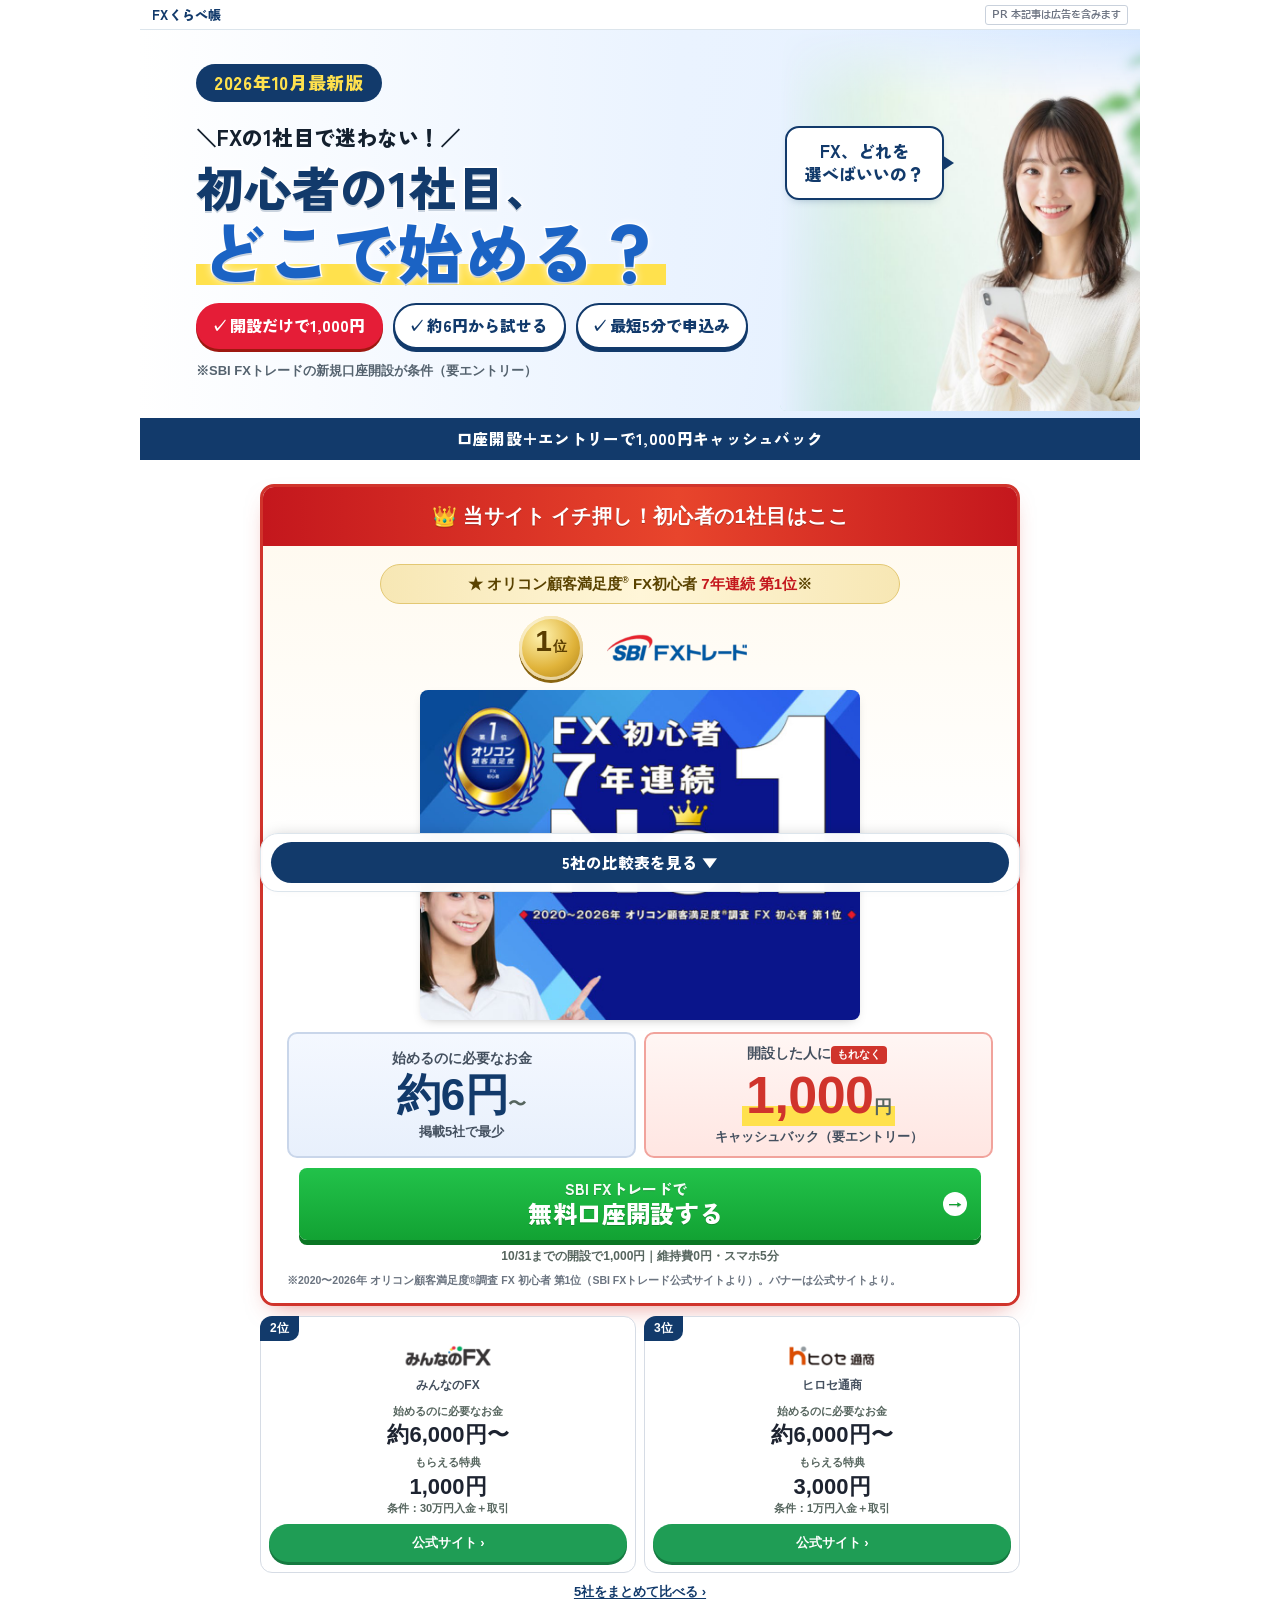
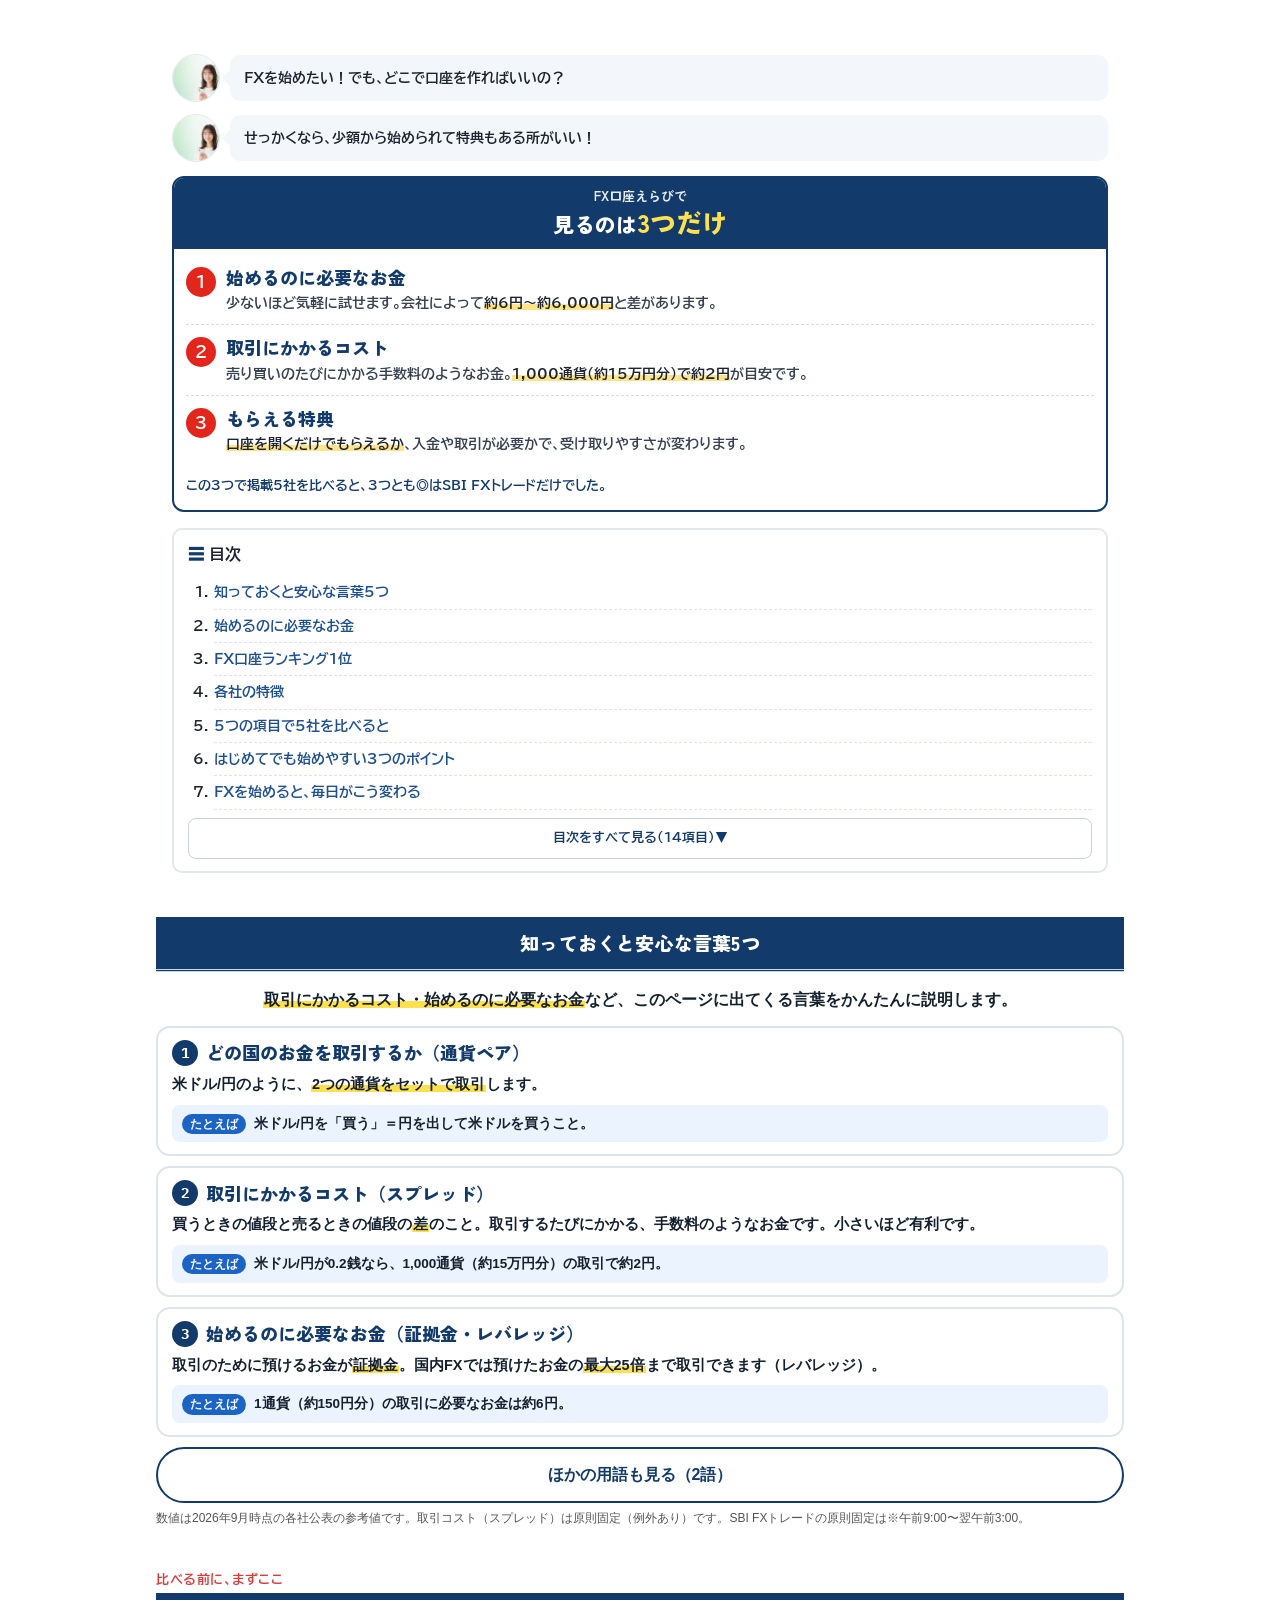
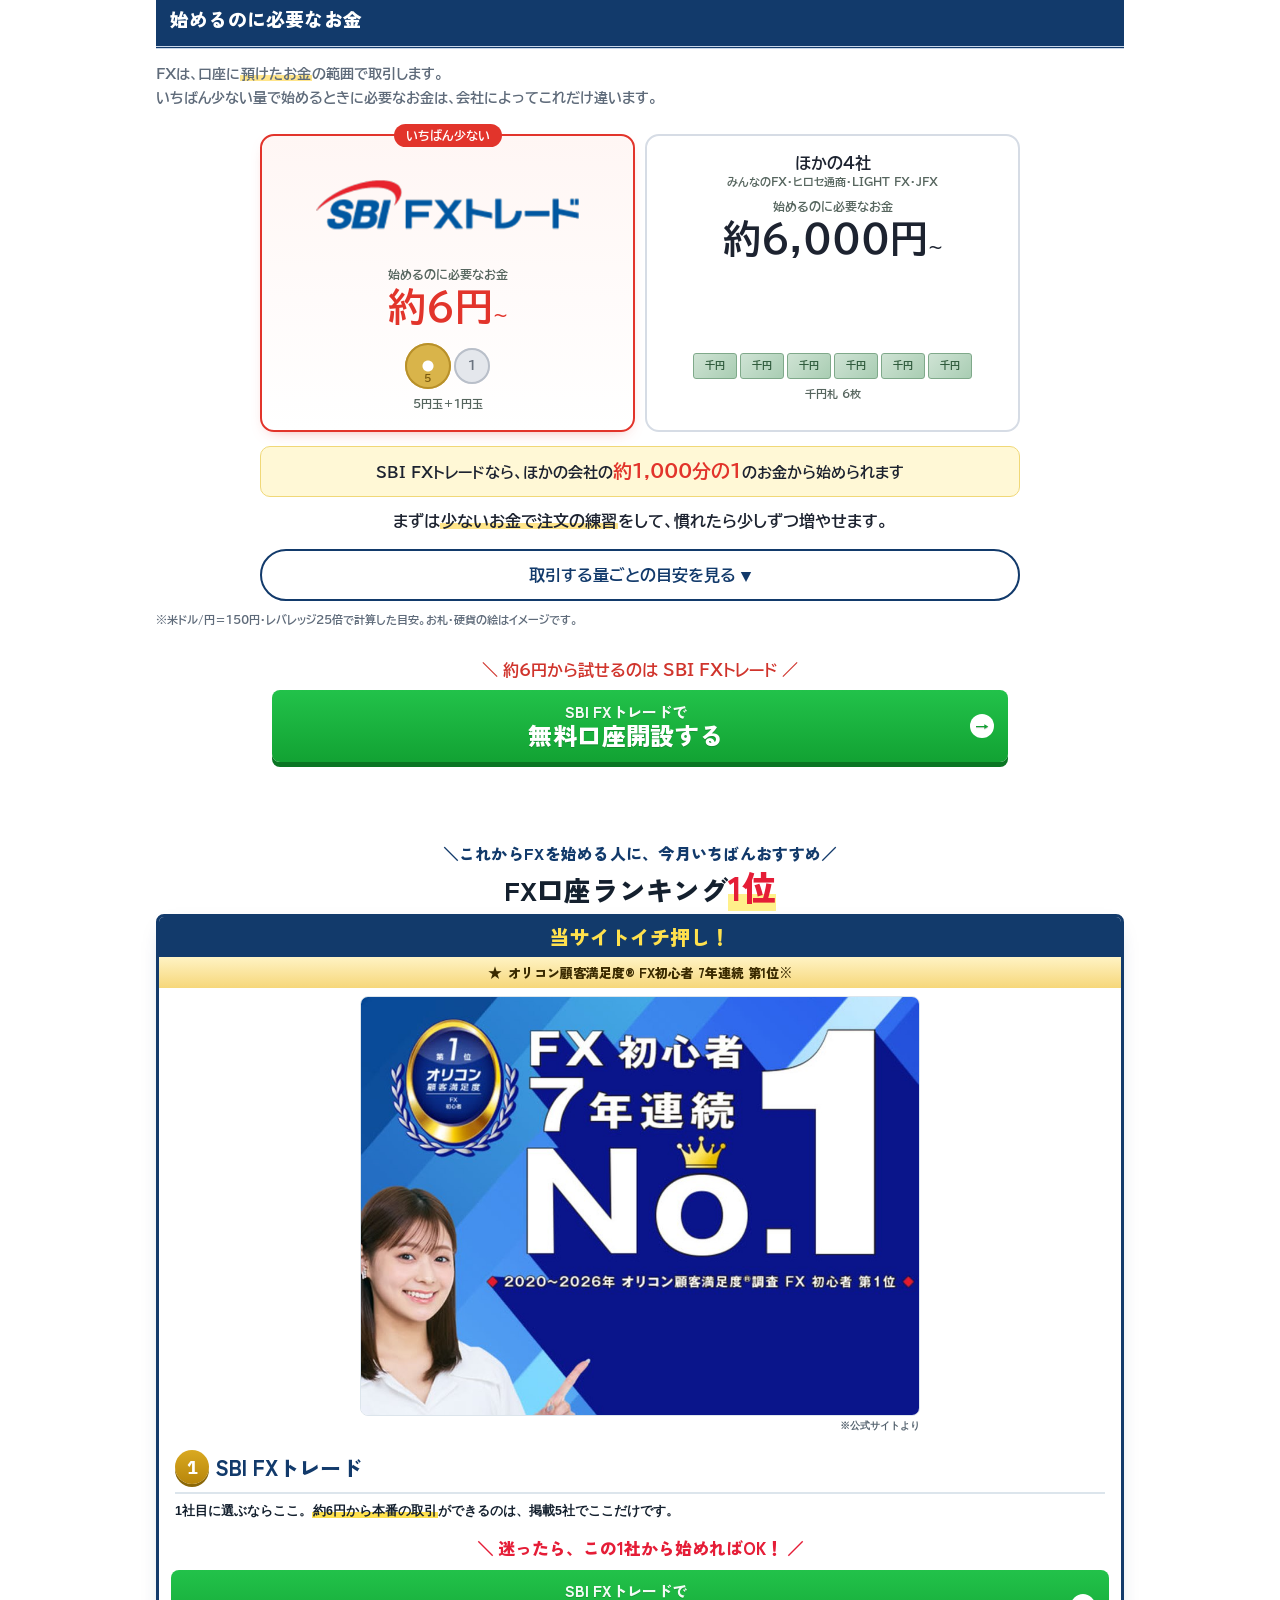
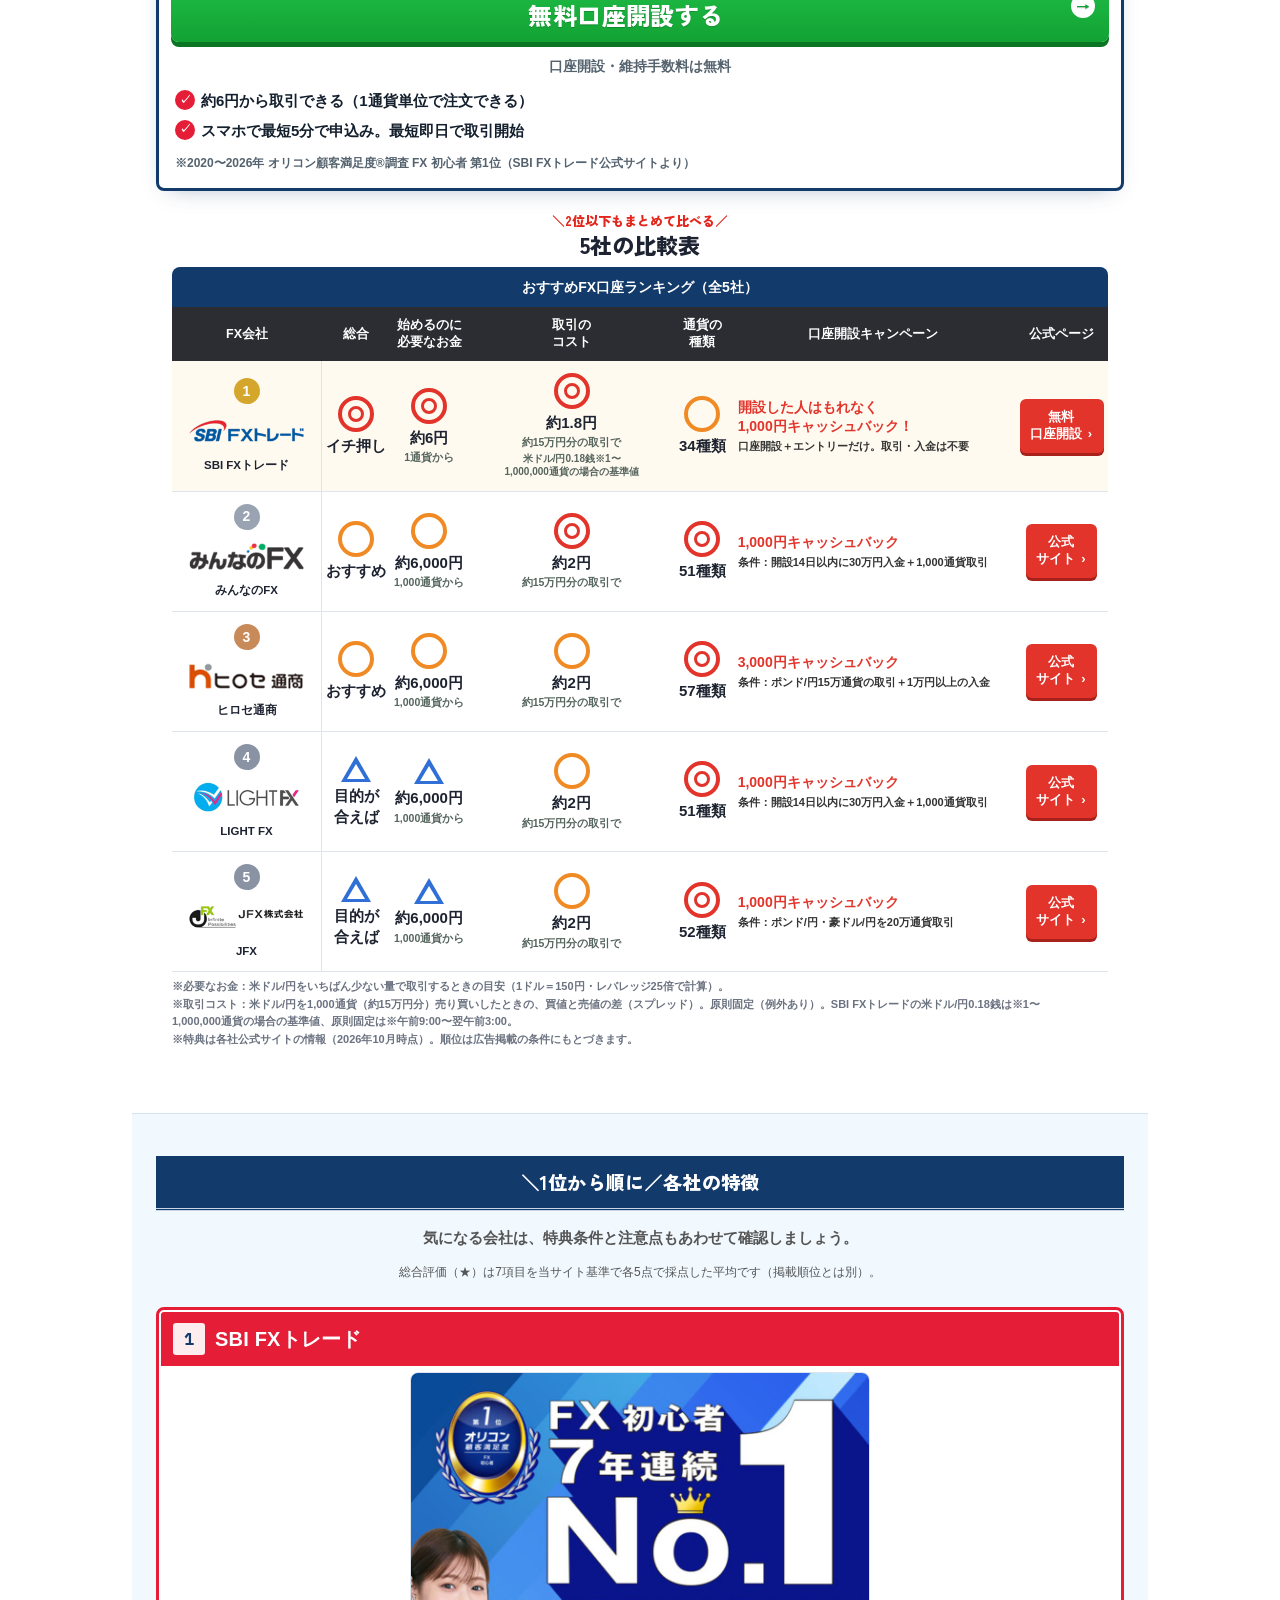
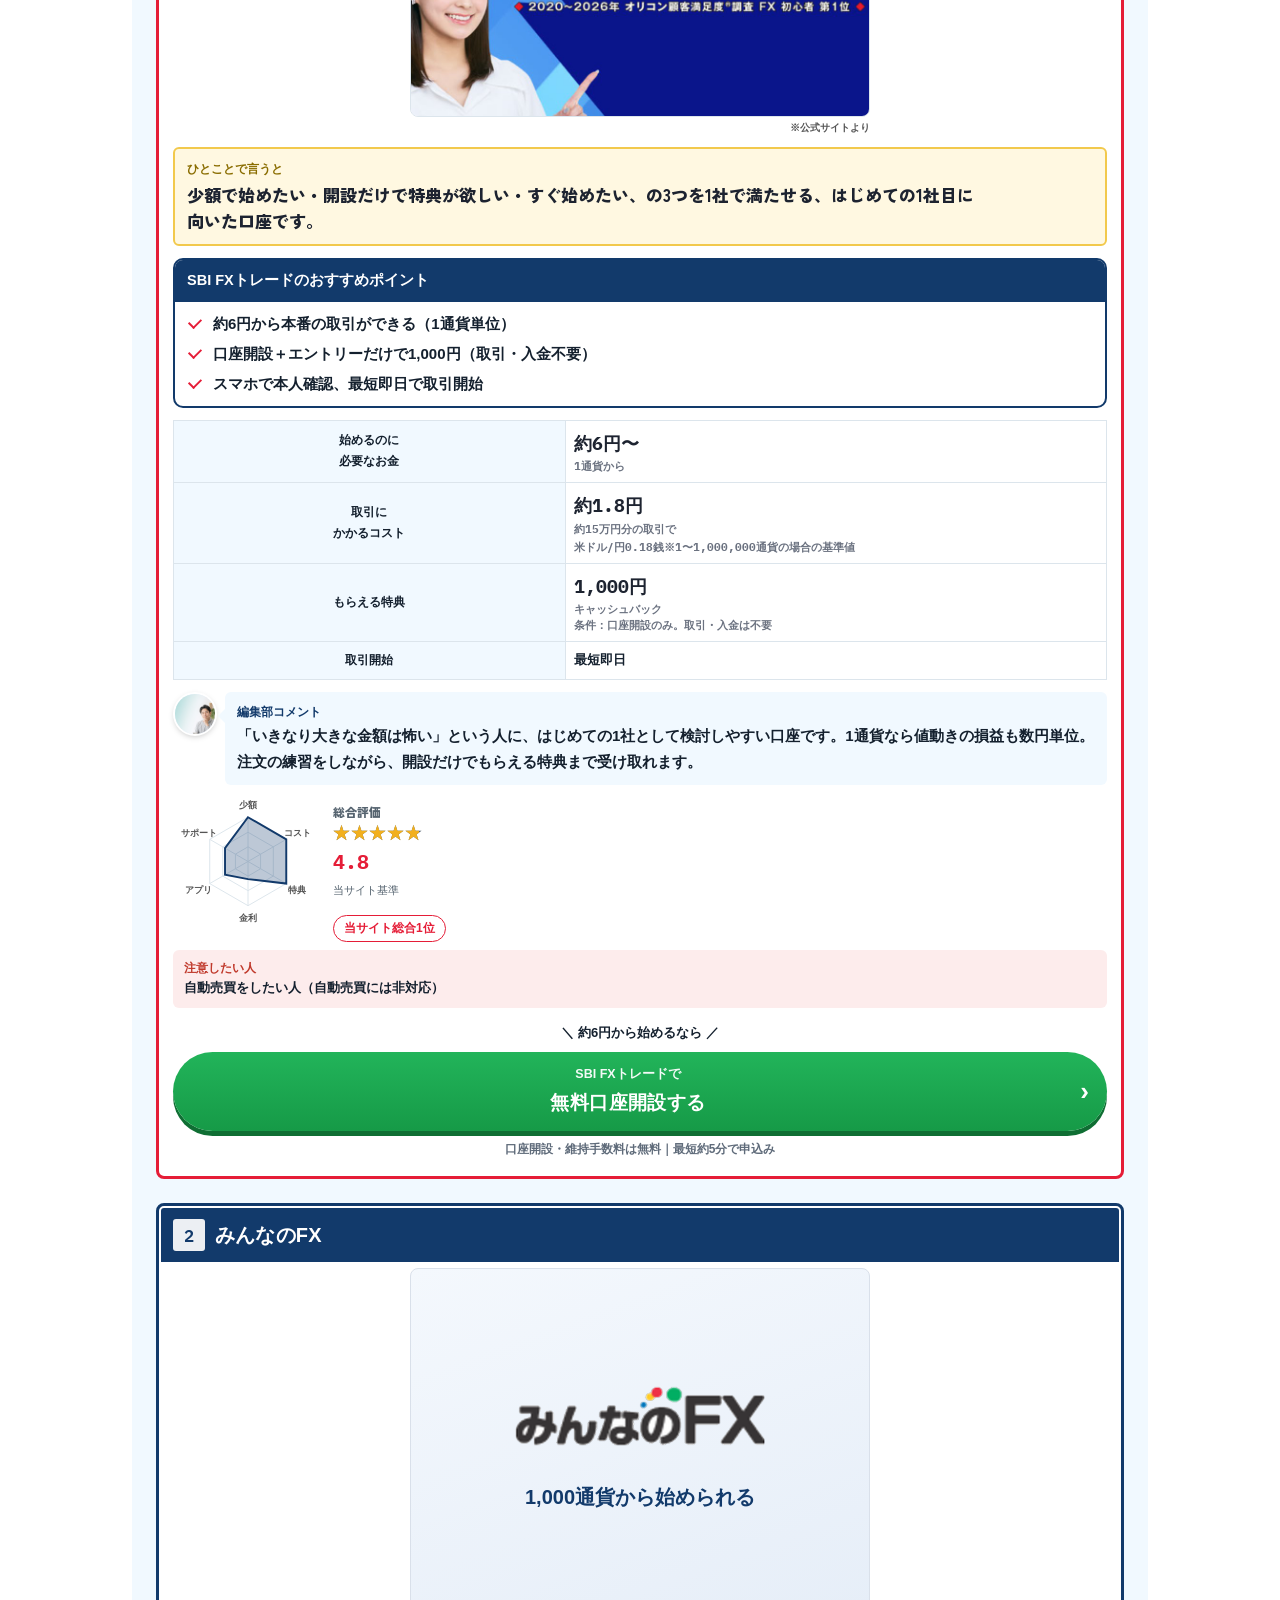
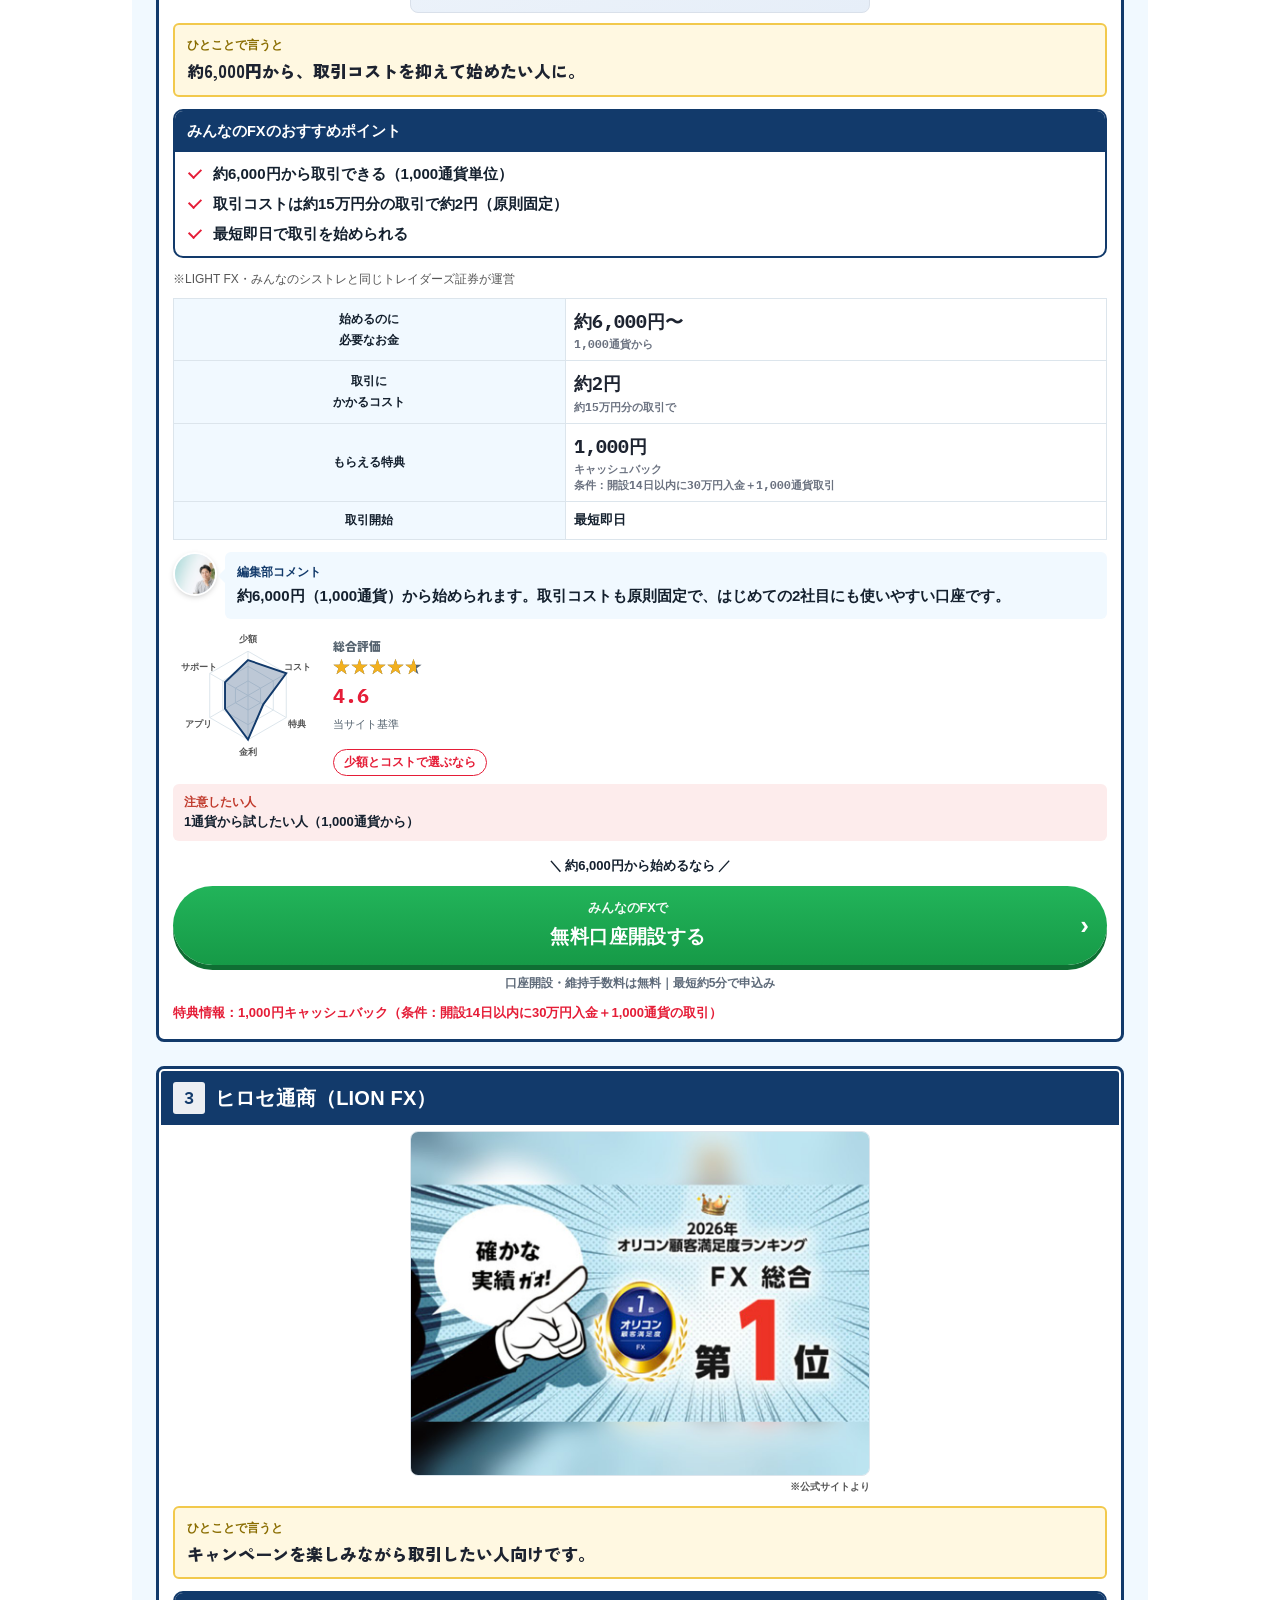
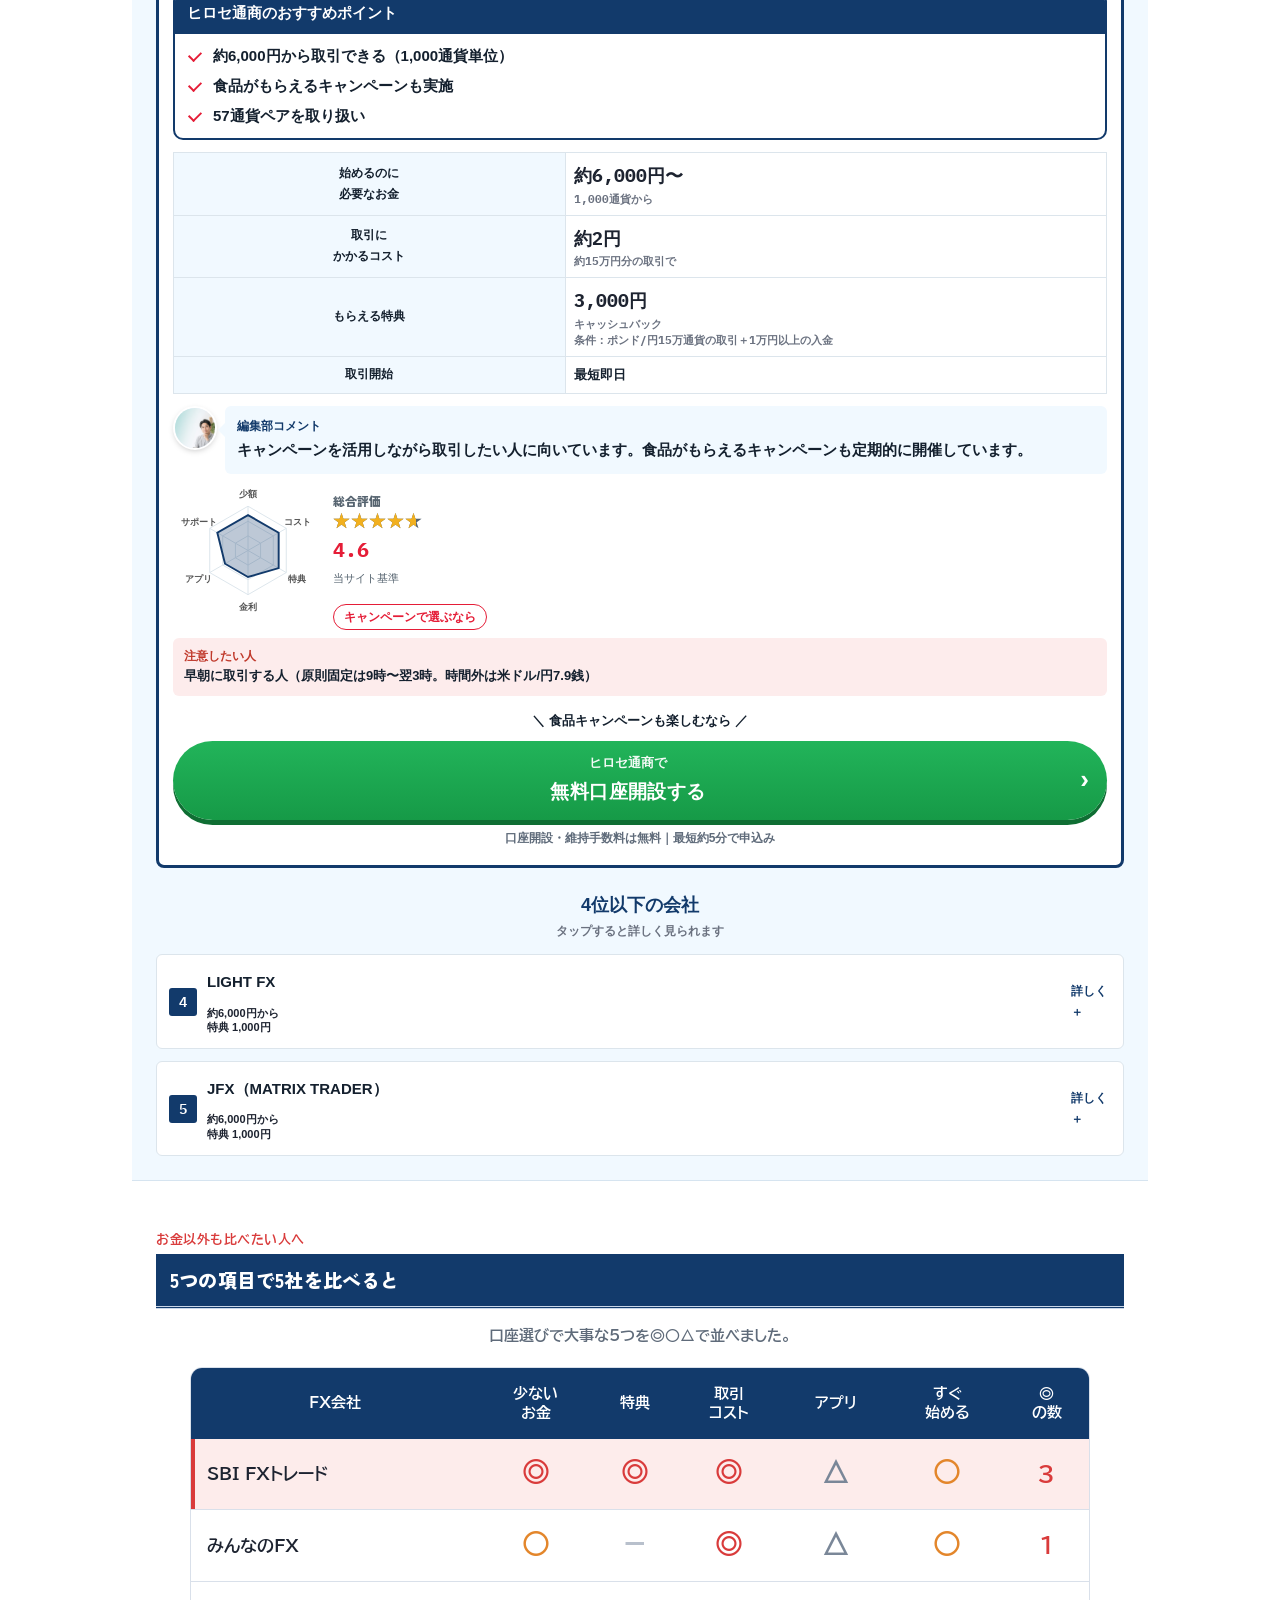
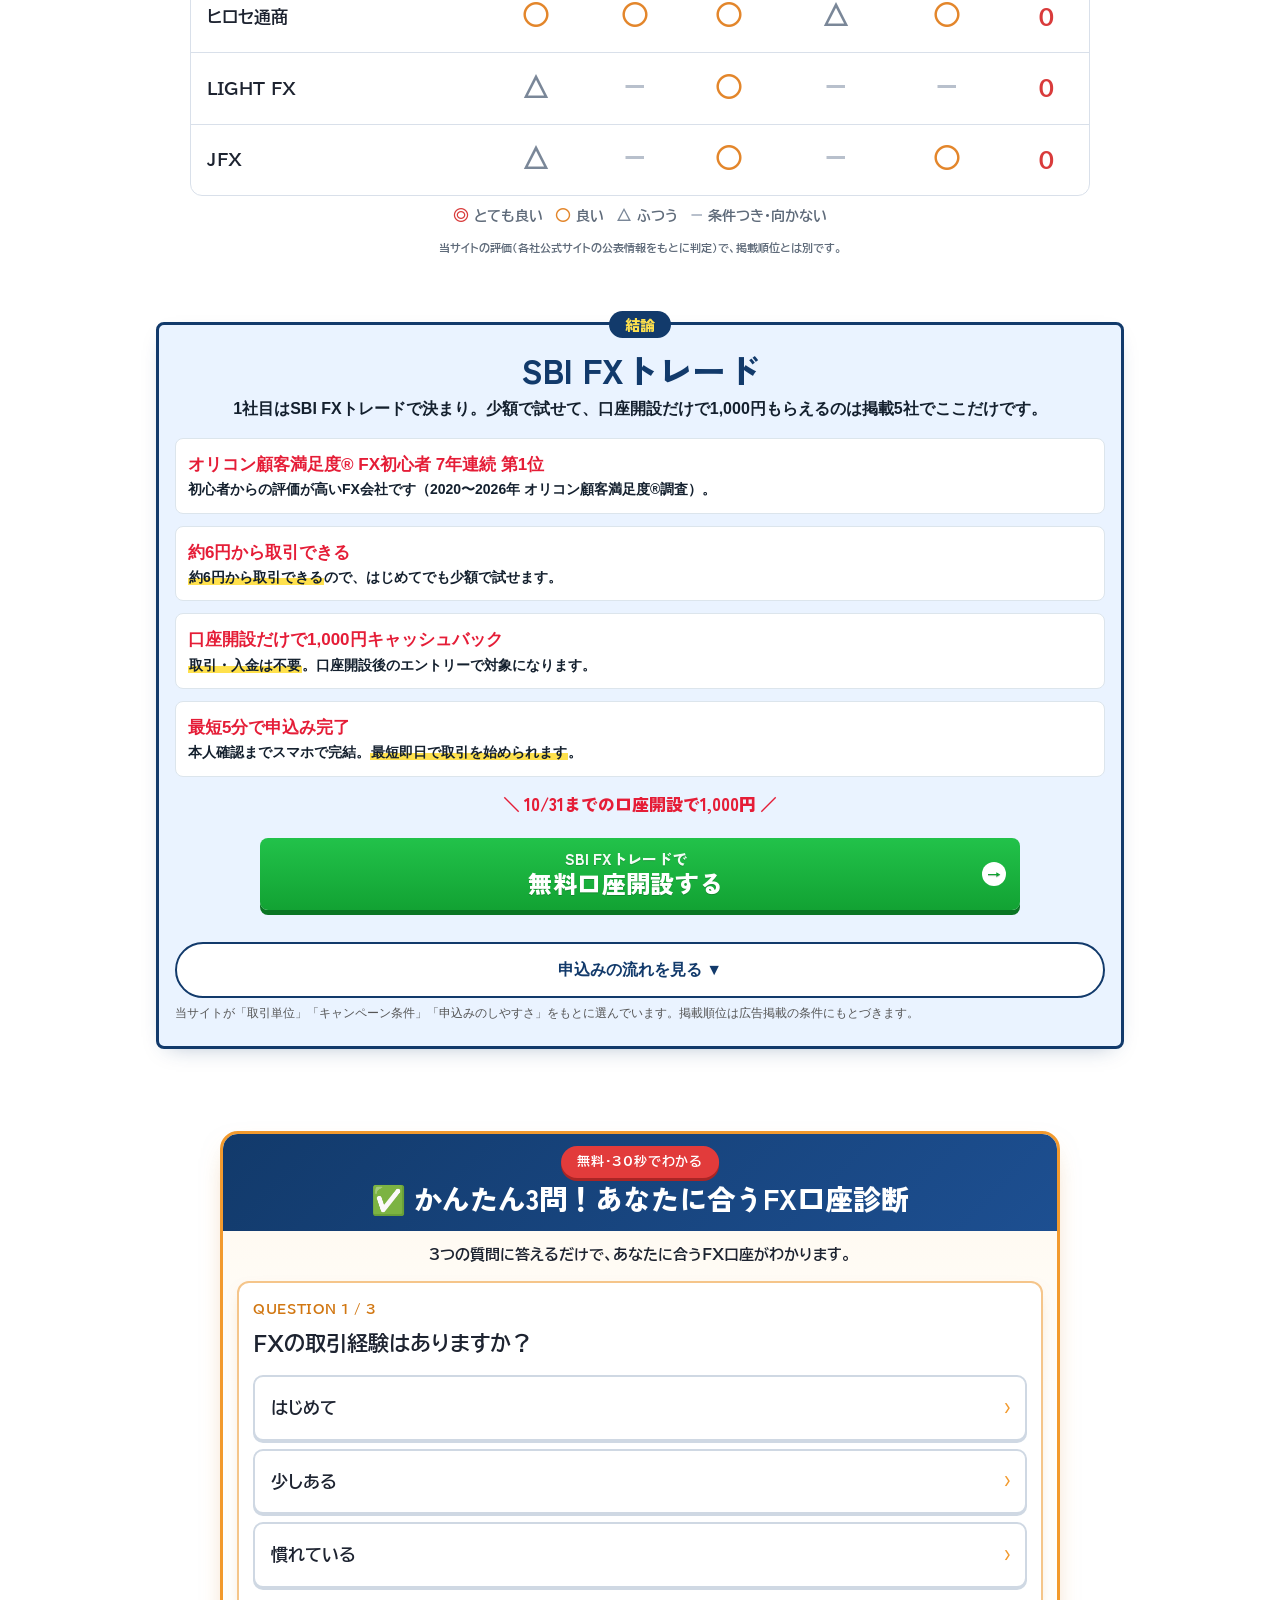
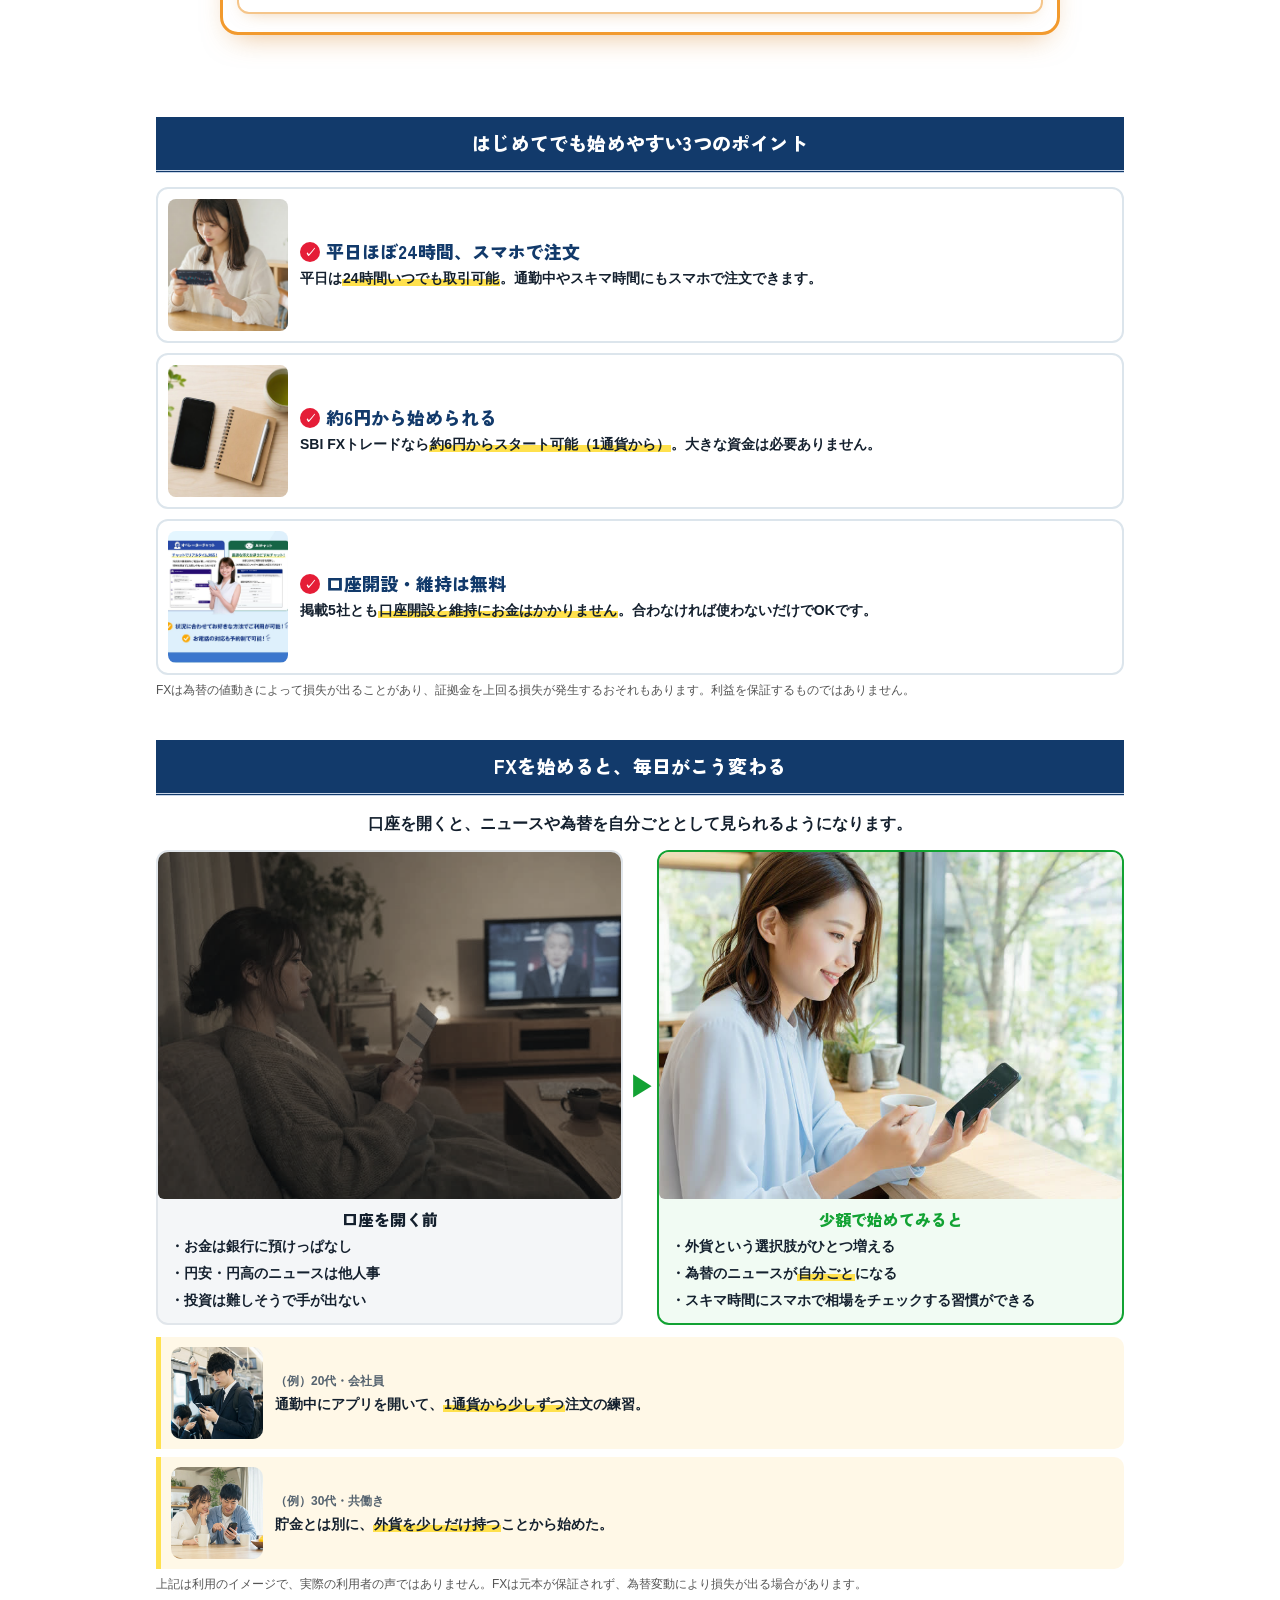
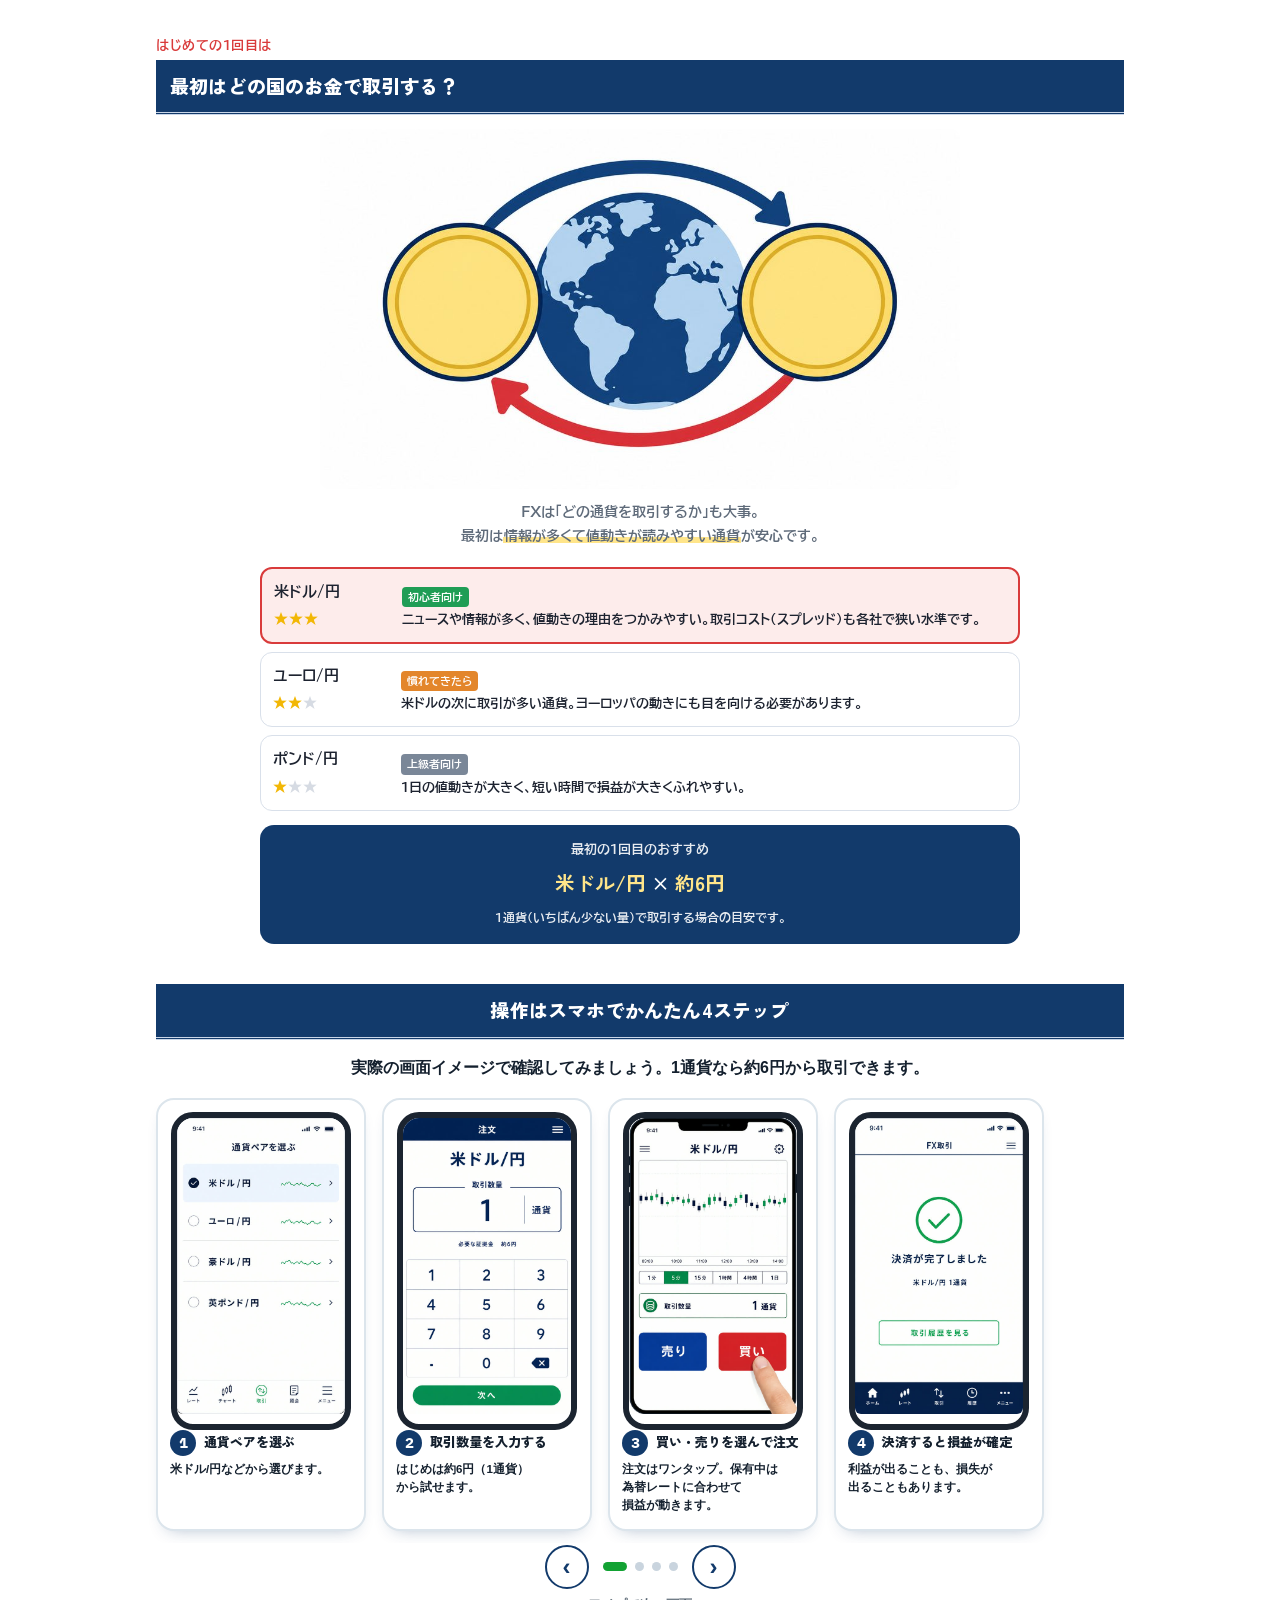
<file: r-14252235/index.html>
<!doctype html>
<html lang="ja" data-theme="light"><head>
<!-- Google Tag Manager -->
<script>(function(w,d,s,l,i){w[l]=w[l]||[];w[l].push({'gtm.start':
new Date().getTime(),event:'gtm.js'});var f=d.getElementsByTagName(s)[0],
j=d.createElement(s),dl=l!='dataLayer'?'&l='+l:'';j.async=true;j.src=
'https://www.googletagmanager.com/gtm.js?id='+i+dl;f.parentNode.insertBefore(j,f);
})(window,document,'script','dataLayer','GTM-5BLP3X5V');</script>
<!-- End Google Tag Manager -->

<meta charset="utf-8">
<meta name="color-scheme" content="light">
<meta name="viewport" content="width=device-width,initial-scale=1,viewport-fit=cover">
<meta name="robots" content="noindex,nofollow">
<link rel="canonical" href="https://fx-kurabecho.com/">
<meta property="og:url" content="https://fx-kurabecho.com/">
<meta property="og:type" content="article">
<meta property="og:site_name" content="FXくらべ帳">
<meta property="og:title" content="FX初心者おすすめ口座ランキング｜FXくらべ帳">
<meta property="og:image" content="https://fx-kurabecho.com/img/hero_compare.jpg">

<title>FX口座おすすめ比較｜少額から始めやすい口座を目的別に選ぶ</title>
<meta name="description" content="FX口座を、最小取引単位・スプレッド・もらえる特典・スワップで比較。3つの質問に答えると、合う口座がわかります。">
<link rel="preconnect" href="https://fonts.googleapis.com"><link rel="preconnect" href="https://fonts.gstatic.com" crossorigin>
<link rel="stylesheet" href="https://fonts.googleapis.com/css2?family=BIZ+UDPGothic:wght@400;700&family=Zen+Kaku+Gothic+New:wght@500;700;900&family=IBM+Plex+Mono:wght@500;600&display=swap">
<style>:root{
  --ground:#F3F6F4; --surface:#FFFFFF; --sunk:#E8EEEB;
  --ink:#15201B; --muted:#56655E; --rule:#D3DDD8;
  --accent:#0B6E4F; --accent-ink:#FFFFFF; --accent-soft:#DCEFE7;
  --cta:#F29A2E; --cta-ink:#1E1407; --cta-edge:#D17712;
  --caution:#A9432E; --caution-soft:#F7E6E1;
  --gold:#8A6A12; --gold-soft:#F6EDD2;
  --shadow:0 1px 0 rgba(21,32,27,.06),0 6px 18px -10px rgba(21,32,27,.25);
  --f-display:"Zen Kaku Gothic New","Hiragino Sans","Yu Gothic",sans-serif;
  --f-body:"BIZ UDPGothic","Hiragino Sans","Yu Gothic",Meiryo,sans-serif;
  --f-mono:"IBM Plex Mono",ui-monospace,Menlo,monospace;
}
@media (prefers-color-scheme: dark){
  :root:not([data-theme="light"]){
    --ground:#0E1512; --surface:#16201C; --sunk:#1D2925;
    --ink:#E4ECE8; --muted:#9AAAA3; --rule:#2A3833;
    --accent:#52C49C; --accent-ink:#0E1512; --accent-soft:#183329;
    --cta:#F4A547; --cta-ink:#1E1407; --cta-edge:#C9832C;
    --caution:#E88A72; --caution-soft:#3A221C;
    --gold:#E2C064; --gold-soft:#3A3120;
    --shadow:0 1px 0 rgba(0,0,0,.4),0 8px 20px -12px rgba(0,0,0,.7);
  }
}
:root[data-theme="dark"]{
  --ground:#0E1512; --surface:#16201C; --sunk:#1D2925;
  --ink:#E4ECE8; --muted:#9AAAA3; --rule:#2A3833;
  --accent:#52C49C; --accent-ink:#0E1512; --accent-soft:#183329;
  --cta:#F4A547; --cta-ink:#1E1407; --cta-edge:#C9832C;
  --caution:#E88A72; --caution-soft:#3A221C;
  --gold:#E2C064; --gold-soft:#3A3120;
  --shadow:0 1px 0 rgba(0,0,0,.4),0 8px 20px -12px rgba(0,0,0,.7);
}
/* 比較記事LP：最低限の骨格（レイアウトと可読性だけ。装飾は design.css） */
*{box-sizing:border-box}
html{scroll-behavior:smooth;scroll-padding-top:16px}
body{margin:0;background:var(--ground);color:var(--ink);font-family:var(--f-body);font-size:15px;line-height:1.8;padding:0 16px 96px}
.wrap{max-width:720px;margin-inline:auto}
h1,h2,h3{font-family:var(--f-display);line-height:1.35;margin:0;text-wrap:balance}
p{margin:.4em 0}
a{color:var(--accent)}
:focus-visible{outline:3px solid var(--accent);outline-offset:2px}
.num{font-family:var(--f-mono);font-variant-numeric:tabular-nums}
.fine{font-size:12px;color:var(--muted);line-height:1.6}
.sr{position:absolute;width:1px;height:1px;overflow:hidden;clip:rect(0 0 0 0)}
.sec{margin-top:40px}
.btn{display:flex;justify-content:center;align-items:center;gap:6px;min-height:48px;padding:10px 16px;border-radius:10px;background:var(--cta);color:var(--cta-ink);font-weight:700;text-decoration:none}
.btn.sub{background:var(--surface);color:var(--accent);border:2px solid var(--accent)}
.btn.xs{min-height:36px;padding:4px 10px;font-size:13px;white-space:nowrap}
.chip{min-height:40px;padding:6px 12px;border-radius:999px;border:1px solid var(--rule);background:var(--surface);color:var(--ink);font:inherit;cursor:pointer}
.chip[aria-pressed="true"]{background:var(--accent);color:var(--accent-ink);border-color:var(--accent)}
.chips,.filters,.seg{display:flex;flex-wrap:wrap;gap:8px}
.table-scroll{overflow-x:auto}
.cmp{border-collapse:collapse;min-width:640px;width:100%;font-size:13px}
.cmp th,.cmp td{padding:8px;border-bottom:1px solid var(--rule);text-align:left;vertical-align:top}
.chart{width:100%;height:auto;display:block}
.sticky-cta{position:fixed;left:0;right:0;bottom:0;padding:8px 16px;transform:translateY(110%);transition:transform .2s}
.sticky-cta.on{transform:none}
.result{display:grid;gap:12px}
@media (min-width:640px){.result{grid-template-columns:1fr 1fr}}
/* ---- 骨格：追加ブロック ---- */
img{max-width:100%;height:auto;display:block}
.shot{margin:12px 0}.shot figcaption{font-size:12px;color:var(--muted);margin-top:4px}
.shots{display:grid;gap:12px}
.benefits,.check-list,.reason-list{padding-left:1.2em}
.scenes,.review-list,.apply-steps{display:grid;gap:12px;padding:0;list-style:none}
.sample-badge{display:inline-block;font-size:12px;font-weight:700;color:#fff;background:#c0392b;padding:2px 8px;border-radius:4px}
.deadline b{color:var(--caution)}
/* 追従CTA：ゆらゆら（3.5秒ごとに小さく揺れる） */
.sticky-cta{z-index:30;background:var(--surface)}
.st-note{margin:0 0 4px;text-align:center;font-size:12px;font-weight:700}
@keyframes wobble{0%,72%,100%{transform:rotate(0)}76%{transform:rotate(-2deg) scale(1.02)}80%{transform:rotate(2deg) scale(1.02)}84%{transform:rotate(-1.5deg)}88%{transform:rotate(1deg)}92%{transform:rotate(0)}}
.btn.wobble{animation:wobble 3.5s ease-in-out infinite;transform-origin:center}
@media (prefers-reduced-motion:reduce){.btn.wobble{animation:none}}
/* 離脱防止ポップアップ */
.exit-pop{position:fixed;inset:0;z-index:50;display:grid;place-items:center;padding:16px;background:rgba(0,0,0,.55)}
.exit-pop[hidden]{display:none}
.ep-card{position:relative;max-width:360px;width:100%;background:var(--surface);border-radius:14px;padding:22px 18px 14px;display:grid;gap:10px;text-align:center}
.ep-x{position:absolute;top:6px;right:8px;width:44px;height:44px;border:0;background:none;font-size:22px;color:var(--muted);cursor:pointer}
.ep-close{border:0;background:none;color:var(--muted);text-decoration:underline;min-height:44px;cursor:pointer;font:inherit}
body.pop-open{overflow:hidden}
/* =====================================================================
   FXくらべ帳 比較記事LP デザイン v4（2026-09-18 全面整理）
   コンセプト：為替の取引帳（ledger）。深い緑＝信頼、オレンジ＝行動、
   数字は等幅で桁を揃え、罫線と面の差で情報の強弱をつける。
   ・色はトークン経由のみ（ダークモード対応）
   ・装飾は「1位カード」「結論」「CTA」に集中させ、他は静かに
   ・リスク表示の大きさは compliance.css（最後に読み込み）が担保
   ===================================================================== */

/* ---------- 追加トークン ---------- */
:root{
  --hot:#C8402B; --hot-soft:#FCEBE6; --hot-ink:#FFFFFF;
  --marker:#FFE7A3; --gold-mark:#FFE7A3;
  --band:#F7FAF8; --band-line:#E4EDE8;
  --medal1:#B08A2E; --medal2:#8C9A94; --medal3:#B07A4E;
  --banner-a:#0E7A57; --banner-b:#08452F; --banner-ink:#FFFFFF;
  --sh-sm:0 1px 2px rgba(21,32,27,.06);
  --sh-md:0 2px 4px rgba(21,32,27,.06),0 8px 20px -12px rgba(21,32,27,.28);
  --sh-lg:0 8px 30px -14px rgba(21,32,27,.45);
  --t-xs:11px; --t-sm:12.5px; --t-md:14px; --t-base:15px; --t-lg:17px; --t-xl:20px; --t-2xl:24px; --t-3xl:31px;
  --s1:4px; --s2:8px; --s3:12px; --s4:16px; --s5:24px; --s6:40px;
  --r1:8px; --r2:12px; --r3:16px; --r-pill:999px;
}
@media (prefers-color-scheme: dark){:root:not([data-theme="light"]){
  --hot:#F08268; --hot-soft:#3A221C; --hot-ink:#161616;
  --marker:#6E5714; --gold-mark:#6E5714;
  --band:#131C18; --band-line:#22302B;
  --medal1:#D9B55B; --medal2:#9DACA5; --medal3:#C08A5E;
  --banner-a:#12805C; --banner-b:#072E20;
  --sh-sm:0 1px 2px rgba(0,0,0,.5);
  --sh-md:0 2px 4px rgba(0,0,0,.4),0 8px 20px -12px rgba(0,0,0,.8);
  --sh-lg:0 8px 30px -14px rgba(0,0,0,.9);
}}
:root[data-theme="dark"]{
  --hot:#F08268; --hot-soft:#3A221C; --hot-ink:#161616;
  --marker:#6E5714; --gold-mark:#6E5714;
  --band:#131C18; --band-line:#22302B;
  --medal1:#D9B55B; --medal2:#9DACA5; --medal3:#C08A5E;
  --banner-a:#12805C; --banner-b:#072E20;
}

/* ---------- 土台 ---------- */
body{
  padding-inline:var(--s4);
  background:var(--ground);
  font-size:var(--t-base);
  line-height:1.8;
  -webkit-text-size-adjust:100%;
}
.wrap{max-width:720px}
p{margin:.35em 0}
a{color:var(--accent);text-underline-offset:2px}
button,a{-webkit-tap-highlight-color:transparent}
:focus-visible{outline:3px solid var(--accent);outline-offset:2px;border-radius:4px}
.num{font-family:var(--f-mono);font-variant-numeric:tabular-nums;letter-spacing:-.01em}
.fine{font-size:var(--t-xs);line-height:1.65;color:var(--muted);margin:.5em 0}
.fine.center{text-align:center}
.center{text-align:center}
.sr{position:absolute;width:1px;height:1px;overflow:hidden;clip:rect(0 0 0 0)}
.sec{margin-top:var(--s6);scroll-margin-top:var(--s3)}
img{border-radius:var(--r1)}

/* 見出し */
.sec-h{
  display:flex;align-items:center;gap:var(--s2);
  font-size:var(--t-xl);font-weight:900;line-height:1.4;margin-bottom:var(--s3);
}
.sec-h.center{display:block;text-align:center;font-size:var(--t-xl);line-height:1.5}
.sec-h.center em{font-style:normal;background:linear-gradient(transparent 58%,var(--marker) 58%);padding-inline:2px}
.tag{
  flex:none;font-size:var(--t-xs);font-weight:900;letter-spacing:.04em;
  background:var(--accent);color:var(--accent-ink);border-radius:var(--r1);padding:3px 8px;
}
.sec-lead{margin:0 0 var(--s3);font-size:var(--t-md);color:var(--muted);line-height:1.75}
.sec-lead.center{text-align:center}

/* ---------- ボタン ---------- */
.btn{
  display:flex;align-items:center;justify-content:center;gap:6px;
  min-height:54px;padding:12px var(--s4);border-radius:var(--r2);
  background:linear-gradient(180deg,color-mix(in srgb,var(--cta) 92%,#fff),var(--cta));
  color:var(--cta-ink);font-family:var(--f-display);font-weight:900;font-size:16px;
  text-decoration:none;box-shadow:0 3px 0 var(--cta-edge),var(--sh-sm);
  transition:transform .12s ease,box-shadow .12s ease;
}
.btn:active{transform:translateY(3px);box-shadow:0 0 0 var(--cta-edge)}
.btn .arrow{font-family:var(--f-mono)}
.btn.sub{background:var(--surface);color:var(--accent);border:2px solid var(--accent);box-shadow:none;min-height:46px;font-size:var(--t-md)}
.btn.sm{min-height:44px;font-size:13px;padding-inline:var(--s2)}
.btn.xs{min-height:38px;font-size:12.5px;padding:4px 10px;white-space:nowrap;border-radius:var(--r1);box-shadow:0 2px 0 var(--cta-edge)}
.btn.big{min-height:58px;font-size:17px}
.micro{margin:var(--s3) 0 6px;text-align:center;font-size:13px;font-weight:700}
.cta-block{margin-top:var(--s5);padding:var(--s3);border-radius:var(--r2);background:var(--gold-soft)}
.cta-block .micro{margin-top:0}
.cta-row{margin-top:var(--s3)}
@keyframes wobble{0%,72%,100%{transform:rotate(0)}76%{transform:rotate(-2deg) scale(1.02)}80%{transform:rotate(2deg) scale(1.02)}84%{transform:rotate(-1.4deg)}88%{transform:rotate(.8deg)}92%{transform:rotate(0)}}
.wobble{animation:wobble 3.6s ease-in-out infinite;transform-origin:center}
@media (prefers-reduced-motion:reduce){.wobble{animation:none}.btn{transition:none}}

/* チェックリスト */
.checks,.check-list,.reason-list,.tp-points{list-style:none;margin:var(--s2) 0;padding:0;display:grid;gap:6px}
.checks li,.reason-list li,.tp-points li{position:relative;padding-left:26px;font-size:var(--t-md);line-height:1.6;font-weight:700}
.checks li::before,.reason-list li::before,.tp-points li::before{
  content:"";position:absolute;left:2px;top:.42em;width:10px;height:6px;
  border-left:2.5px solid var(--hot);border-bottom:2.5px solid var(--hot);transform:rotate(-45deg);
}
.tp-points li{font-weight:400;font-size:13px}
.tp-points li::before{border-color:var(--accent)}
.check-list li{
  position:relative;padding:10px 12px 10px 36px;background:var(--surface);
  border:1px solid var(--rule);border-radius:var(--r1);font-size:var(--t-md);font-weight:400;
}
.check-list li::before{content:"";position:absolute;left:14px;top:18px;width:10px;height:6px;border-left:2.5px solid var(--accent);border-bottom:2.5px solid var(--accent);transform:rotate(-45deg)}

/* ---------- ヘッダーとヒーロー ---------- */
.art-head{display:flex;justify-content:space-between;align-items:center;gap:var(--s3);padding:10px 0 8px}
.brand{font-family:var(--f-display);font-size:18px;font-weight:900;color:var(--accent);white-space:nowrap}
.pr-line{display:flex;align-items:center;justify-content:flex-end;gap:6px;color:var(--muted);font-size:var(--t-sm);line-height:1.4;text-align:right}
.pr{display:inline-flex;align-items:center;min-height:20px;padding:0 6px;border:1px solid var(--rule);border-radius:4px;color:var(--muted);font-family:var(--f-mono);font-size:10px;font-weight:600;line-height:1}
.preview-bar{background:var(--gold-soft);color:var(--ink);font-size:var(--t-sm);line-height:1.5;padding:6px var(--s4);margin-inline:calc(var(--s4) * -1);text-align:center}
.preview-bar a{font-weight:700}

.hero-banner{
  margin:var(--s2) calc(var(--s4) * -1) 0;padding:var(--s5) var(--s4) var(--s4);
  color:var(--banner-ink);text-align:center;position:relative;overflow:hidden;isolation:isolate;
  background:
    repeating-linear-gradient(115deg,rgba(255,255,255,.05) 0 2px,transparent 2px 9px),
    radial-gradient(120% 90% at 78% 6%,rgba(255,255,255,.14),transparent 60%),
    linear-gradient(158deg,var(--banner-a),var(--banner-b));
}
.hero-banner::after{content:"";position:absolute;inset:auto -30px -60px auto;width:190px;height:190px;border-radius:50%;background:rgba(255,255,255,.06);z-index:-1}
.hb-ribbon{display:inline-block;margin:0;background:var(--marker);color:#1E1407;font-family:var(--f-display);font-weight:900;font-size:13px;padding:3px 14px;border-radius:var(--r-pill)}
.hb-sub{margin:10px 0 2px;font-weight:700;font-size:var(--t-md)}
.hb-title{margin:0;font-family:var(--f-display);font-weight:900;font-size:var(--t-3xl);line-height:1.22;letter-spacing:.01em;text-shadow:0 2px 0 rgba(0,0,0,.18)}
.hb-badges{list-style:none;margin:var(--s3) 0 0;padding:0;display:flex;justify-content:center;gap:6px;flex-wrap:wrap}
.hb-badges li{font-size:var(--t-sm);font-weight:700;background:rgba(255,255,255,.14);border:1px solid rgba(255,255,255,.34);border-radius:6px;padding:3px 9px}
.hb-badges li::before{content:"☑ "}

.fv{display:grid;gap:10px;padding:var(--s3) 0 var(--s1)}
.fv h1{font-size:23px;font-weight:900;line-height:1.4}
.fv .fv-h{font-size:19px;font-weight:900;line-height:1.45;margin:0}
.fv h1 em,.fv .fv-h em{font-style:normal;background:linear-gradient(transparent 60%,var(--gold-mark) 60%);padding-inline:2px}
.fv .lead{margin:0;font-size:var(--t-md);color:var(--muted);line-height:1.75}
.eyebrow{margin:0;color:var(--accent);font-size:var(--t-sm);font-weight:700}
.byline{display:flex;flex-wrap:wrap;gap:10px;font-size:var(--t-xs);color:var(--muted)}
.lead{font-size:var(--t-md)}
.benefits{list-style:none;margin:0;padding:0;display:flex;flex-wrap:wrap;gap:6px}
.benefits li{font-size:var(--t-sm);font-weight:700;background:var(--accent-soft);color:var(--accent);border-radius:var(--r1);padding:4px 9px}
.more-link{justify-self:center;display:inline-flex;align-items:center;min-height:44px;padding:8px 14px;font-size:13px;font-weight:700;text-decoration:none;border-bottom:2px solid var(--accent-soft)}

/* 数字3つ */
.facts{display:grid;grid-template-columns:repeat(3,minmax(0,1fr));margin:0;border:1px solid var(--rule);border-radius:var(--r1);overflow:hidden;background:var(--surface)}
.facts div{padding:7px 8px;display:grid;gap:1px;min-width:0}
.facts div + div{border-left:1px solid var(--rule)}
.facts dt{font-size:var(--t-xs);color:var(--muted)}
.facts dd{margin:0;font-family:var(--f-mono);font-size:var(--t-base);font-weight:600;font-variant-numeric:tabular-nums;white-space:nowrap;overflow:hidden;text-overflow:ellipsis}
.deadline{display:flex;justify-content:space-between;align-items:center;gap:var(--s2);margin:0;font-size:var(--t-sm);padding:7px 10px;border-radius:var(--r1);background:var(--hot-soft)}
.deadline b{color:var(--hot);font-size:13px}
.deadline b .num{font-size:18px;margin-inline:3px}

/* FV-B：TOP3 */
.top3{list-style:none;margin:2px 0 0;padding:0;display:grid}
.t3{display:grid;gap:7px;padding:var(--s3) 2px;border-top:1px solid var(--rule)}
.t3.is-first{padding:var(--s3);border:2px solid var(--accent);border-radius:var(--r2);background:var(--surface);box-shadow:var(--sh-md)}
.t3.is-first + .t3{border-top:0}
.t3.is-first .facts{background:var(--accent-soft);border-color:transparent}
.t3.is-first .facts div + div{border-left-color:color-mix(in srgb,var(--accent) 22%,transparent)}
.t3-head{display:flex;align-items:center;gap:var(--s2)}
.medal{flex:none;width:28px;height:28px;border-radius:50%;display:grid;place-items:center;font-family:var(--f-mono);font-size:14px;font-weight:600;color:#fff;background:var(--medal2)}
.t3:nth-child(1) .medal{background:var(--medal1)}
.t3:nth-child(3) .medal{background:var(--medal3)}
.t3-name{margin:0;font-family:var(--f-display);font-weight:900;font-size:18px}
.t3-badge{margin-left:auto;font-size:var(--t-xs);font-weight:700;color:var(--accent);border:1px solid var(--accent);border-radius:var(--r-pill);padding:2px 9px;white-space:nowrap}
.t3-why{margin:0;font-size:13px;line-height:1.55}
.t3:not(.is-first) .t3-why{color:var(--muted)}
.t3:not(.is-first) .facts dd{font-size:var(--t-md)}

/* 目的から選ぶ（FV下のリンク） */
.role-links{background:var(--surface);border:1px solid var(--rule);border-radius:var(--r2);padding:10px}
.rl-t{margin:0 0 6px;font-weight:900;font-size:13px;text-align:center}
.rl{display:grid;grid-template-columns:repeat(auto-fit,minmax(104px,1fr));gap:6px}
.rl a{display:grid;align-content:center;min-height:46px;padding:6px 4px;text-align:center;text-decoration:none;color:var(--ink);background:var(--accent-soft);border-radius:var(--r1);font-size:var(--t-sm);font-weight:900;line-height:1.35}
.rl a small{font-size:10px;font-weight:700;color:var(--muted)}

/* FV-A：役割タブ */
.tabs-card{background:var(--surface);border:1px solid var(--rule);border-radius:var(--r2);padding:var(--s3);display:grid;gap:10px;box-shadow:var(--sh-md)}
.tabs-label{margin:0;font-size:13px;font-weight:900}
.tabs{display:grid;grid-template-columns:repeat(5,minmax(0,1fr));gap:3px;padding:3px;background:var(--sunk);border-radius:var(--r1)}
.tab{min-height:46px;border:0;border-radius:6px;background:transparent;color:var(--muted);font:700 12px/1.25 var(--f-body);cursor:pointer;padding:2px}
.tab[aria-selected="true"]{background:var(--surface);color:var(--accent);box-shadow:var(--sh-sm)}
.tab-panel{display:grid;gap:var(--s2)}
.tp-head{margin:0;font-family:var(--f-display);font-size:19px;font-weight:900;color:var(--accent);line-height:1.35}
.tp-co{margin:0;font-size:13px;font-weight:700}

/* FV-C：道のり＋結論カード */
.road{list-style:none;margin:var(--s1) 0;padding:0;display:grid;grid-template-columns:repeat(3,minmax(0,1fr));gap:6px;position:relative}
.road::before{content:"";position:absolute;top:16px;left:16.6%;right:16.6%;height:2px;background:var(--accent-soft)}
.road li{position:relative;display:grid;justify-items:center;text-align:center;gap:2px}
.road-no{width:34px;height:34px;border-radius:50%;display:grid;place-items:center;background:var(--accent);color:var(--accent-ink);font-family:var(--f-mono);font-weight:600;font-size:15px;box-shadow:0 0 0 5px var(--ground)}
.road-t{margin:5px 0 0;font-size:13px;font-weight:700;line-height:1.35}
.road-d{margin:0;font-size:var(--t-xs);color:var(--muted)}
.pick,.conclusion{background:var(--surface);border:1px solid var(--rule);border-radius:var(--r3);padding:var(--s3);display:grid;gap:var(--s2);box-shadow:var(--sh-md)}
.pick-label,.c-label{margin:0;justify-self:start;font-size:var(--t-xs);font-weight:900;color:var(--accent);background:var(--accent-soft);border-radius:var(--r-pill);padding:3px 11px}
.pick-name,.c-text{margin:0;font-family:var(--f-display);font-size:var(--t-xl);font-weight:900;line-height:1.4}
.pick-why{margin:0;font-size:var(--t-md);line-height:1.7}
.c-facts{display:flex;flex-wrap:wrap;gap:6px}
.c-facts span{font-size:var(--t-sm);background:var(--sunk);border-radius:var(--r1);padding:4px 8px}
.c-facts b{font-family:var(--f-mono)}

/* ---------- 共通カード群 ---------- */
.dual-grid{display:grid;grid-template-columns:1fr 1fr;gap:var(--s2);margin-top:var(--s3);align-items:start}
.dual-grid.n5 .dual-card:last-child,.dual-grid.n1{grid-column:1 / -1}
.dual-grid.n1{grid-template-columns:1fr;max-width:340px;margin-inline:auto}
.dual-card{background:var(--surface);border:2px solid var(--accent);border-radius:var(--r2);padding:10px var(--s2) var(--s3);display:grid;gap:6px;align-content:start;box-shadow:var(--sh-sm)}
.dual-head{margin:-10px calc(var(--s2) * -1) 0;padding:7px 6px;background:var(--accent);color:var(--accent-ink);font-weight:900;font-size:var(--t-sm);text-align:center;border-radius:10px 10px 0 0;line-height:1.35}
.dual-name{margin:0;font-weight:900;text-align:center}
.dual-card .checks li{font-size:var(--t-sm);padding-left:20px;line-height:1.5}
.dual-card .checks li::before{left:0;width:8px;height:5px}
.more{font-size:var(--t-sm);text-align:center;font-weight:700}
.banner{margin:6px 0;display:grid;gap:2px}
.banner img{width:100%;max-height:300px;object-fit:cover;object-position:top center;border:1px solid var(--rule)}
.banner.sm img{max-height:120px}
.banner figcaption{font-size:10px;color:var(--muted);text-align:right}
.banner-text{background:linear-gradient(150deg,var(--accent-soft),var(--surface));border:1px solid var(--rule);border-radius:var(--r1);padding:var(--s4) var(--s3);text-align:center}
.bt-name{margin:0;font-family:var(--f-display);font-weight:900;font-size:var(--t-2xl);color:var(--accent)}

/* 選び方（アコーディオン）→結論 */
.acc{display:grid;gap:var(--s2);margin-top:var(--s3)}
.acc-item{background:var(--surface);border:1px solid var(--rule);border-radius:var(--r2)}
.acc-item summary{list-style:none;cursor:pointer;padding:12px 44px 12px var(--s3);font-weight:700;position:relative;display:flex;gap:var(--s2);align-items:center;min-height:52px}
.acc-item summary::-webkit-details-marker{display:none}
.acc-item summary::after{content:"＋";position:absolute;right:12px;width:26px;height:26px;border-radius:50%;background:var(--accent);color:var(--accent-ink);display:grid;place-items:center;font-size:14px}
.acc-item[open] summary::after{content:"－"}
.acc-no{flex:none;font-size:var(--t-xs);font-weight:900;color:var(--accent-ink);background:var(--accent);border-radius:5px;padding:2px 7px}
.acc-item p{margin:0;padding:0 var(--s3) var(--s3);font-size:var(--t-md)}
.conclude{margin-top:var(--s3);text-align:center;background:var(--accent-soft);border-radius:var(--r2);padding:var(--s3)}
.c-lead{margin:0;font-weight:700;font-size:var(--t-md)}
.c-name{margin:2px 0 10px;font-family:var(--f-display);font-weight:900;font-size:var(--t-2xl);color:var(--hot)}
.c-name span{color:var(--ink);font-size:var(--t-lg);margin-left:4px}

/* ---------- 比較表 ---------- */
.filters{display:flex;flex-wrap:wrap;gap:6px;align-items:center;margin-bottom:var(--s2)}
.f-label{font-size:var(--t-sm);font-weight:700;color:var(--muted)}
.f-count{margin-left:auto;font-size:var(--t-sm);font-weight:700;color:var(--accent)}
.chip{min-height:40px;padding:6px 13px;border-radius:var(--r-pill);border:1px solid var(--rule);background:var(--surface);color:var(--ink);font:700 13px/1.3 var(--f-body);cursor:pointer}
.chip[aria-pressed="true"]{background:var(--accent);color:var(--accent-ink);border-color:var(--accent)}
.chip.sm{min-height:36px;font-size:12.5px;padding:4px 11px}
.table-scroll{overflow-x:auto;border-radius:var(--r2);border:1px solid var(--rule);background:var(--surface);-webkit-overflow-scrolling:touch}
.cmp,.camp-table{border-collapse:separate;border-spacing:0;width:100%;min-width:620px;font-size:var(--t-sm);background:var(--surface)}
.cmp th,.cmp td,.camp-table th,.camp-table td{padding:9px 10px;border-bottom:1px solid var(--rule);text-align:left;vertical-align:middle}
.cmp thead th,.camp-table thead th{position:sticky;top:0;z-index:2;background:var(--accent);color:var(--accent-ink);font-size:var(--t-xs);font-weight:700;white-space:nowrap;border-bottom:0}
.cmp th[scope=row],.camp-table tbody th{position:sticky;left:0;z-index:1;background:var(--surface);font-weight:900;min-width:116px;box-shadow:1px 0 0 var(--rule)}
.cmp tbody tr:nth-child(even) th[scope=row],.cmp tbody tr:nth-child(even) td{background:var(--band)}
.cmp tr.top th[scope=row],.cmp tr.top td{background:var(--accent-soft)}
.cmp td{white-space:nowrap}
.cmp td.cond{white-space:normal;min-width:190px;font-size:12px;line-height:1.5;color:var(--muted)}
.cmp td.hot{color:var(--hot);font-weight:900;font-size:var(--t-md)}
.cmp .na{color:var(--muted)}
.rank{display:inline-grid;place-items:center;width:22px;height:22px;margin-right:5px;border-radius:5px;background:var(--accent);color:var(--accent-ink);font-family:var(--f-mono);font-size:12px;font-weight:600}
.cmp tr.top .rank{background:var(--medal1)}
.open-mark{display:inline-block;margin-left:4px;font-size:10px;font-weight:900;color:var(--hot-ink);background:var(--hot);border-radius:3px;padding:1px 5px;vertical-align:1px}
.camp-note{margin:0 0 var(--s2);font-size:var(--t-sm);font-weight:700;color:var(--hot);text-align:center}
.camp-note a{color:inherit}
.camp-table td.hot{color:var(--hot);font-weight:900;font-size:var(--t-md);background:var(--hot-soft)}
.camp-table small{display:block;font-size:11px;color:var(--muted);line-height:1.45;white-space:normal}
.camp-table tbody th a{display:block;font-weight:900;margin-bottom:4px}
.mini{display:inline-block;font-size:11px;font-weight:700;background:var(--cta);color:var(--cta-ink);border-radius:4px;padding:2px 8px;text-decoration:none}

/* ---------- 各社ブロック ---------- */
.cos .co-block:first-of-type{border-color:var(--medal1)}
.co-block{background:var(--surface);border:1px solid var(--rule);border-radius:var(--r3);padding:var(--s3);margin-top:var(--s5);box-shadow:var(--sh-md)}
.co-head{display:flex;align-items:center;gap:10px;margin:calc(var(--s3) * -1) calc(var(--s3) * -1) 0;padding:11px var(--s3);background:var(--accent);color:var(--accent-ink);border-radius:15px 15px 0 0}
.cos .co-block:first-of-type .co-head{background:var(--medal1)}
.co-head h3{margin:0;font-size:19px;font-weight:900}
.co-rank{width:32px;height:32px;border-radius:7px;background:rgba(255,255,255,.92);color:var(--accent);display:grid;place-items:center;font-family:var(--f-mono);font-weight:600;font-size:17px}
.co-label{display:inline-block;margin:var(--s3) 0 0;font-size:var(--t-sm);font-weight:900;color:var(--hot);border:1px solid var(--hot);border-radius:var(--r-pill);padding:2px 11px}
.co-score{display:flex;align-items:center;gap:var(--s2);margin:var(--s2) 0;font-size:13px;font-weight:700}
.co-score small{font-size:10px;color:var(--muted);font-weight:400}
.stars{position:relative;display:inline-block;color:var(--rule);font-size:18px;letter-spacing:1px;line-height:1}
.stars-fill{position:absolute;inset:0 auto 0 0;overflow:hidden;white-space:nowrap;color:#F2B01E}
.co-score b{font-family:var(--f-mono);font-size:20px;color:var(--hot)}
.spec{width:100%;border-collapse:collapse;font-size:13px;margin:var(--s2) 0}
.spec th,.spec td{border:1px solid var(--rule);padding:7px 8px}
.spec th{background:var(--sunk);font-weight:700;white-space:nowrap;font-size:12px;width:24%}
.spec td{font-family:var(--f-mono);font-size:13px}
.weak{margin:var(--s2) 0 0;font-size:13px;background:var(--caution-soft);border-radius:var(--r1);padding:9px 11px;line-height:1.6}
.weak b{display:block;font-size:var(--t-xs);color:var(--caution)}
.editor{display:grid;grid-template-columns:44px 1fr;gap:var(--s2);align-items:start;margin:var(--s3) 0}
.editor-icon{width:44px;height:44px;border-radius:50%;background:var(--accent-soft);color:var(--accent);display:grid;place-items:center;font-weight:900}
.bubble{position:relative;background:var(--sunk);border-radius:var(--r2);padding:10px var(--s3);font-size:var(--t-md)}
.bubble::before{content:"";position:absolute;left:-7px;top:17px;border:7px solid transparent;border-right-color:var(--sunk);border-left:0}
.bubble p{margin:0}
.ed-t{font-weight:900;font-size:12px;color:var(--accent)}
.voices{display:grid;gap:var(--s2);margin:10px 0}
.voices-t{margin:0;justify-self:start;background:var(--accent);color:var(--accent-ink);border-radius:var(--r-pill);padding:2px 12px;font-weight:900;font-size:13px}
.voice{border:1px solid var(--rule);border-radius:var(--r1);padding:9px 11px;font-size:13px}
.voice p{margin:0}
.v-who{color:var(--muted);font-size:12px}
.v-stars{color:#F2B01E}
.v-t{font-weight:700}
.co-sum{background:var(--accent-soft);border-radius:var(--r2);padding:10px var(--s3);margin-top:10px}
.co-sum p{margin:0;font-size:var(--t-md)}
.sum-t{font-weight:900;color:var(--accent)}
.perk-line{margin:var(--s2) 0 0;text-align:center;font-size:var(--t-sm);font-weight:700;color:var(--hot)}
.co-fold{margin-top:var(--s3);background:var(--surface);border:1px solid var(--rule);border-radius:var(--r2)}
.co-fold > summary{list-style:none;cursor:pointer;display:flex;align-items:center;gap:10px;padding:14px 52px 14px var(--s3);min-height:58px;font-weight:900;position:relative}
.co-fold > summary::-webkit-details-marker{display:none}
.co-fold > summary::after{content:"詳しく ＋";position:absolute;right:12px;font-size:12px;font-weight:700;color:var(--accent)}
.co-fold[open] > summary::after{content:"閉じる －"}
.co-fold > summary small{margin-left:auto;margin-right:52px;font-size:11px;color:var(--hot);font-weight:700;text-align:right;line-height:1.3}
.co-fold > summary .co-rank{width:28px;height:28px;font-size:14px;background:var(--accent);color:var(--accent-ink)}
.co-fold .co-block{margin:0;border:0;box-shadow:none;border-top:1px solid var(--rule);border-radius:0 0 var(--r2) var(--r2)}
.co-fold .co-head{display:none}

/* ---------- 会話・安心・申込・注文 ---------- */
.talk .line{display:grid;grid-template-columns:48px 1fr;gap:var(--s2);align-items:start;margin-top:10px}
.talk .line.a{grid-template-columns:1fr 48px}
.talk .line.a .avatar{order:2}
.avatar{width:48px;height:48px;border-radius:50%;display:grid;place-items:center;font-size:11px;font-weight:900;background:var(--gold-soft);color:var(--ink)}
.line.a .avatar{background:var(--accent);color:var(--accent-ink)}
.say{margin:0;background:var(--surface);border:1px solid var(--rule);border-radius:var(--r3);padding:10px var(--s3);font-size:var(--t-md);line-height:1.7}
.line.a .say{background:var(--accent-soft);border-color:transparent}
.reg-box{border:2px solid var(--accent);border-radius:var(--r2);background:var(--surface);padding:var(--s3);margin-top:10px}
.reg-box p{margin:0;font-size:var(--t-md)}
.reg-t{font-weight:900;color:var(--accent);margin-bottom:4px!important}
.qa-list{display:grid;gap:var(--s2);margin-top:10px}
.qa{background:var(--surface);border:1px solid var(--rule);border-radius:var(--r2);padding:10px var(--s3)}
.qa p{margin:0}
.qa-q{font-weight:900}
.qa-a{font-size:var(--t-md);color:var(--muted)}
.rules-t{margin:var(--s4) 0 6px;font-weight:900;text-align:center}
.rules,.fo,.point-list,.apply-steps,.steps{list-style:none;margin:0;padding:0;display:grid;gap:var(--s2)}
.rules li,.fo li,.point-list li,.steps li{display:grid;grid-template-columns:32px 1fr;gap:10px;background:var(--surface);border:1px solid var(--rule);border-radius:var(--r2);padding:10px var(--s3)}
.rules li{background:var(--gold-soft);border-color:transparent}
.r-no,.fo-no,.p-no,.s-no{width:28px;height:28px;border-radius:50%;display:grid;place-items:center;font-family:var(--f-mono);font-weight:600;background:var(--accent);color:var(--accent-ink)}
.r-no{background:var(--gold);color:var(--surface)}
.r-t,.fo-t,.p-t,.s-t{margin:0;font-weight:900}
.r-d,.fo-d,.p-d,.s-d{margin:0;font-size:var(--t-md);color:var(--muted)}
.prepare{background:var(--surface);border:1px solid var(--rule);border-radius:var(--r2);padding:var(--s3)}
.pr-t{margin:0 0 6px;font-weight:900}
.apply-steps li{display:grid;grid-template-columns:1fr;gap:4px}
.as-head{display:flex;justify-content:space-between;align-items:center}
.as-no{font-size:12px;font-weight:700;color:var(--accent-ink);background:var(--accent);border-radius:5px;padding:2px 9px;font-family:var(--f-mono)}
.as-time{font-size:12px;color:var(--muted)}
.as-t{margin:0;font-weight:900}
.as-d{margin:0;font-size:var(--t-md)}
.as-tip{margin:4px 0 0;font-size:13px;background:var(--gold-soft);border-radius:var(--r1);padding:7px 9px}
.as-tip b{display:block;font-size:var(--t-xs)}
.short-tips{list-style:none;margin:0 0 var(--s3);padding:0;display:grid;gap:var(--s2)}
.short-tips li{background:var(--surface);border:1px solid var(--rule);border-left:4px solid var(--accent);border-radius:var(--r1);padding:10px var(--s3);font-size:var(--t-md)}
.short-tips b{display:block;color:var(--accent);font-size:13px}
.help{background:var(--accent-soft);border-radius:var(--r2);padding:10px var(--s3);margin:var(--s3) 0}
.help-t{margin:0;font-weight:900}
.shot{margin:var(--s3) 0}
.shot img{border:1px solid var(--rule)}
.shot figcaption{font-size:var(--t-xs);color:var(--muted);margin-top:4px}
.shots{display:grid;grid-template-columns:1fr 1fr;gap:var(--s3)}

/* 今の口座チェック */
.cc-list{display:grid;gap:var(--s2);margin-top:10px}
.cc{display:grid;grid-template-columns:1fr auto 112px;align-items:center;gap:var(--s2);background:var(--surface);border:1px solid var(--rule);border-radius:var(--r2);padding:10px var(--s3);text-decoration:none;color:var(--ink)}
.cc-now{font-size:13px;line-height:1.5}
.cc-arrow{font-weight:900;color:var(--accent)}
.cc-add{display:grid;font-size:13px;font-weight:900;background:var(--accent-soft);border-radius:var(--r1);padding:6px;text-align:center;line-height:1.3}
.cc-add b{font-size:11px;color:var(--accent)}

/* 警告・まとめ・FAQ・信頼 */
.warn-box{border:3px solid var(--hot);border-radius:var(--r2);background:var(--surface);padding:var(--s3)}
.warn-box h2{font-size:var(--t-lg);text-align:center;line-height:1.5;margin-bottom:var(--s2)}
.warn-tag{margin:0 auto 6px;display:table;background:var(--hot);color:var(--hot-ink);font-weight:900;font-size:12px;letter-spacing:.1em;padding:2px 10px;border-radius:4px}
.warn-lead{margin:4px 0 6px;text-align:center;font-weight:900;color:var(--hot)}
.warn-box ul{margin:0 0 var(--s2);padding-left:1.2em;color:var(--hot);font-weight:700;font-size:var(--t-md)}
.faq{background:var(--surface);border:1px solid var(--rule);border-radius:var(--r2);margin-top:var(--s2)}
.faq summary{list-style:none;cursor:pointer;padding:14px 48px 14px var(--s3);font-weight:700;position:relative;min-height:56px;display:flex;align-items:center}
.faq summary::-webkit-details-marker{display:none}
.faq summary::after{content:"＋";position:absolute;right:14px;width:26px;height:26px;border-radius:50%;background:var(--accent-soft);color:var(--accent);display:grid;place-items:center}
.faq[open] summary::after{content:"－"}
.faq p{margin:0;padding:0 var(--s3) var(--s3);font-size:var(--t-md);color:var(--muted)}
.closing .conclusion{border-color:var(--cta)}
.cm-list{display:grid;gap:10px;margin-top:var(--s3)}
.cm{background:var(--surface);border:1px solid var(--rule);border-radius:var(--r2);padding:var(--s3);display:grid;gap:4px}
.cm-t{margin:0;font-size:13px;font-weight:700;color:var(--hot)}
.cm-co{margin:0 0 4px;font-family:var(--f-display);font-size:19px;font-weight:900}
.others-fold{background:var(--surface);border:1px solid var(--rule);border-radius:var(--r3)}
.others-fold > summary{list-style:none;cursor:pointer;padding:var(--s4) 52px var(--s4) var(--s4);position:relative;display:grid;gap:2px;min-height:66px}
.others-fold > summary::-webkit-details-marker{display:none}
.others-fold > summary::after{content:"＋";position:absolute;right:var(--s4);top:50%;transform:translateY(-50%);width:28px;height:28px;border-radius:50%;background:var(--accent);color:var(--accent-ink);display:grid;place-items:center}
.others-fold[open] > summary::after{content:"－"}
.of-t{font-weight:900;font-size:var(--t-lg)}
.of-s{font-size:var(--t-sm);color:var(--muted)}
.others-fold > div,.others-fold > section{padding:0 var(--s3) var(--s3)}
.others-fold .sec{margin-top:var(--s4)}
.trust{margin-top:var(--s6);padding-top:var(--s4);border-top:1px solid var(--rule)}
.fine-block{font-size:var(--t-sm);color:var(--muted);line-height:1.75}
.fine-block h3{font-size:13px;color:var(--ink);margin-top:var(--s4)}
.fine-block ul{padding-left:1.2em;margin:.4em 0}
.reg{width:100%;border-collapse:collapse;margin-top:6px}
.reg td{border-bottom:1px solid var(--rule);padding:5px 4px;font-size:var(--t-xs);vertical-align:top}
.reg td:first-child{font-weight:700;color:var(--ink);width:44%}

/* ---------- 追従とポップアップ ---------- */
.sticky-cta{position:fixed;left:0;right:0;bottom:0;z-index:30;padding:var(--s2) var(--s4) calc(var(--s2) + env(safe-area-inset-bottom,0px));background:color-mix(in srgb,var(--surface) 94%,transparent);backdrop-filter:blur(10px);box-shadow:0 -1px 0 var(--rule),0 -12px 24px -18px rgba(0,0,0,.5);transform:translateY(115%);transition:transform .22s ease}
.sticky-cta.on{transform:none}
.st-note{margin:0 0 4px;text-align:center;font-size:12px;font-weight:700}
.sticky-cta .btn{max-width:720px;margin-inline:auto}
.sticky-dual{display:grid;grid-template-columns:1fr 1fr;gap:6px;max-width:720px;margin-inline:auto}
.sd-side{display:grid;gap:1px;text-decoration:none;color:var(--ink);background:var(--gold-soft);border:1px solid var(--rule);border-radius:10px;padding:5px 6px;text-align:center}
.sd-side + .sd-side{background:var(--accent-soft)}
.sd-label{font-size:10px;font-weight:700;color:var(--hot)}
.sd-name{font-size:13px;font-weight:900}
.sd-btn{display:block;background:var(--cta);color:var(--cta-ink);border-radius:6px;font-size:12px;font-weight:900;padding:6px 2px;box-shadow:0 2px 0 var(--cta-edge)}
.exit-pop{position:fixed;inset:0;z-index:50;display:grid;place-items:center;padding:var(--s4);background:rgba(8,20,15,.62)}
.exit-pop[hidden]{display:none}
@keyframes pop-in{from{opacity:0;transform:translateY(12px) scale(.98)}to{opacity:1;transform:none}}
.ep-card{position:relative;max-width:360px;width:100%;background:var(--surface);border-radius:var(--r3);padding:26px var(--s4) var(--s3);display:grid;gap:10px;text-align:center;box-shadow:var(--sh-lg);animation:pop-in .2s ease}
@media (prefers-reduced-motion:reduce){.ep-card{animation:none}}
.ep-x{position:absolute;top:4px;right:6px;width:44px;height:44px;border:0;background:none;font-size:22px;color:var(--muted);cursor:pointer}
.ep-t{margin:0;font-family:var(--f-display);font-size:var(--t-xl);font-weight:900}
.ep-d{margin:0;font-size:var(--t-md)}
.ep-roles{display:grid;gap:6px}
.ep-roles .btn{font-size:13px;min-height:44px}
.ep-close{border:0;background:none;color:var(--muted);text-decoration:underline;min-height:44px;cursor:pointer;font:inherit}
body.pop-open{overflow:hidden}

/* ---------- 残りの共通部品 ---------- */
.empathy .check-list,.prepare .check-list{padding:0}
.answer{font-weight:700}
.scenes,.basic-list,.why-grid,.usage-list,.review-list,.detail-list,.worry-list{display:grid;gap:10px}
.scene,.basic,.why-card,.use,.review,.detail,.worry{background:var(--surface);border:1px solid var(--rule);border-radius:var(--r2);padding:var(--s3)}
.why-card{border-left:5px solid var(--accent)}
.why-no{margin:0;font-family:var(--f-mono);font-size:22px;color:var(--accent)}
.why-t,.b-t,.s-t{margin:0;font-weight:900}
.why-d,.b-d{margin:0;font-size:var(--t-md);color:var(--muted)}
.use-pair{display:grid;grid-template-columns:1fr auto 1fr;align-items:center;gap:6px}
.use-pair > div{background:var(--sunk);border-radius:var(--r1);padding:var(--s2)}
.use-co{margin:0;font-weight:700;font-size:var(--t-md)}
.use-role{margin:0;font-size:12px;color:var(--muted);line-height:1.4}
.use-plus{font-weight:900;color:var(--accent)}
.use-why{margin:var(--s2) 0;font-size:13px}
.use-btns{display:grid;grid-template-columns:1fr 1fr;gap:var(--s2)}
.sample-badge{display:inline-block;margin:0 0 4px;font-size:11px;font-weight:700;color:#fff;background:#C0392B;padding:2px 8px;border-radius:4px}
.month{background:var(--gold-soft);border-radius:var(--r3);padding:var(--s3);margin-top:var(--s6)}
.month-h{margin:calc(var(--s3) * -1) calc(var(--s3) * -1) 10px;padding:11px;text-align:center;background:var(--hot);color:var(--hot-ink);border-radius:15px 15px 0 0;font-size:19px;font-weight:900}
.month-name{margin:6px 0 0;text-align:center;font-family:var(--f-display);font-size:var(--t-2xl);font-weight:900}
.offer-main{background:var(--surface);border:2px solid var(--cta);border-radius:var(--r3);padding:var(--s3);display:grid;gap:6px;text-align:center}
.o-co{margin:0;font-weight:700}
.o-amount{margin:0;font-family:var(--f-mono);font-size:34px;font-weight:600;color:var(--cta-edge);line-height:1.1}
.o-cond{margin:0;font-size:13px;color:var(--muted)}
.chart-card{background:var(--surface);border:1px solid var(--rule);border-radius:var(--r3);padding:var(--s3);display:grid;gap:var(--s2)}
.chart{width:100%;height:auto;display:block;max-width:100%}
.chart-kpi,.sim-kpis .kpi{display:grid;gap:2px;text-align:center}
.kpi-label{font-size:12px;color:var(--muted);font-weight:700}
.kpi-value{font-family:var(--f-mono);font-size:26px;font-weight:600;color:var(--accent);line-height:1.1}
.kpi-value small{font-size:.5em}
.sim-kpis .kpi{background:var(--sunk);border-radius:var(--r1);padding:var(--s2)}
.sim-kpis .kpi.hot{background:var(--accent-soft)}
.chart-legend{list-style:none;margin:0;padding:0;display:grid;gap:3px;font-size:12px;color:var(--muted)}
.chart-legend strong{color:var(--ink)}
.perk-chart .bar-prev{fill:var(--sunk)}
.perk-chart .bar-add{fill:var(--accent)}
.chart .lbl{fill:var(--ink);font-size:11px;font-weight:700}
.chart .sum{fill:var(--muted);font-size:11px}
.swap-chart .loss-line{stroke:var(--caution);stroke-width:2;stroke-dasharray:5 4}
.swap-chart .loss-lbl{fill:var(--caution);font-size:10px;font-weight:700}
.swap-chart .tick line{stroke:var(--rule)}
.swap-chart .tick text,.swap-chart .xl{fill:var(--muted);font-size:10px}
.seg{display:grid;grid-template-columns:repeat(auto-fit,minmax(78px,1fr));gap:5px}
.seg + .seg{margin-top:5px}
.seg-btn{min-height:42px;border:1px solid var(--rule);border-radius:var(--r1);background:var(--surface);color:var(--ink);font:700 12.5px/1.2 var(--f-body);cursor:pointer}
.seg-btn[aria-pressed="true"]{background:var(--accent);color:var(--accent-ink);border-color:var(--accent)}
.tier-label{margin:0 0 6px;font-weight:900;font-size:var(--t-md)}
.perk-tier + .perk-tier{margin-top:var(--s4);padding-top:var(--s3);border-top:1px solid var(--rule)}
.diag{display:grid;gap:var(--s2)}
.q{border:0;margin:0;padding:0;display:grid;gap:6px}
.q legend{display:flex;align-items:center;gap:var(--s2);font-weight:900;padding:0;margin-bottom:2px}
.q-no{font-family:var(--f-mono);font-size:11px;font-weight:600;background:var(--accent);color:var(--accent-ink);border-radius:5px;padding:2px 7px}
.chips{display:flex;flex-wrap:wrap;gap:6px}
.diag-wait{margin:var(--s3) 0 0;padding:var(--s3);text-align:center;font-size:13px;color:var(--muted);background:var(--sunk);border-radius:var(--r2)}
.result{display:grid;gap:var(--s3);margin-top:var(--s3)}
.result-card{background:var(--surface);border:1px solid var(--rule);border-radius:var(--r2);padding:var(--s3);display:grid;gap:6px}
.result-card.is-main{border:2px solid var(--accent);box-shadow:var(--sh-md)}
.role{justify-self:start;font-size:var(--t-xs);font-weight:900;color:var(--accent);background:var(--accent-soft);border-radius:var(--r-pill);padding:2px 10px}
.r-name{margin:0;font-family:var(--f-display);font-size:var(--t-lg);font-weight:900}
.r-reasons{margin:0;padding-left:1.1em;font-size:var(--t-md)}
.r-perk{font-size:13px;color:var(--hot);font-weight:700}
.r-bad{font-size:12.5px;color:var(--muted)}
.toc{background:var(--surface);border:1px solid var(--rule);border-radius:var(--r2);padding:var(--s3)}
.toc ol{margin:0;padding-left:1.3em;display:grid;grid-template-columns:1fr 1fr;gap:4px;font-size:13px}
.map{position:relative;height:320px;margin:30px 8px 20px;border-radius:var(--r2);background:
  linear-gradient(var(--rule),var(--rule)) center/2px 100% no-repeat,
  linear-gradient(90deg,var(--rule),var(--rule)) center/100% 2px no-repeat,var(--surface);border:1px solid var(--rule)}
.ax{position:absolute;font-size:11px;font-weight:700;color:var(--muted);background:var(--ground);padding:0 4px}
.ax-top{top:-18px;left:50%;transform:translateX(-50%)}
.ax-bottom{bottom:-18px;left:50%;transform:translateX(-50%)}
.ax-left{left:4px;top:50%;transform:translateY(-140%)}
.ax-right{right:4px;top:50%;transform:translateY(-140%)}
.dot{position:absolute;transform:translate(-50%,-50%);display:grid;justify-items:center;background:var(--surface);border:2px solid var(--accent);border-radius:var(--r-pill);padding:3px 9px;font-size:12px;font-weight:900;white-space:nowrap;text-decoration:none;color:var(--ink);line-height:1.25}
.dot small{font-size:10px;font-weight:700;color:var(--muted)}

/* ---------- 画面幅 ---------- */
@media (max-width:359px){
  .hb-title{font-size:27px}
  .fv h1{font-size:21px}
  .dual-grid{grid-template-columns:1fr}
  .shots{grid-template-columns:1fr}
  .cc{grid-template-columns:1fr;gap:6px}
  .cc-arrow{display:none}
  .tab{font-size:11px}
}
@media (min-width:640px){
  body{padding-inline:var(--s5)}
  .hero-banner{margin-inline:calc(var(--s5) * -1);padding-inline:var(--s5);border-radius:0}
  .hb-title{font-size:38px}
  .fv h1{font-size:27px}
  .scenes,.why-grid,.qa-list,.cm-list{grid-template-columns:1fr 1fr}
  .result{grid-template-columns:1fr 1fr}
  .toc ol{grid-template-columns:repeat(3,1fr)}
}

/* v5：写真ヒーロー・レーダー・算定基準・ニーズ表（リサーチ反映） */
.hero-banner.has-photo{padding:0;min-height:430px;display:grid;align-items:stretch}
.hb-photo{position:absolute;inset:0;width:100%;height:100%;object-fit:cover;object-position:72% 20%;border-radius:0}
.hero-banner.has-photo .hb-copy{position:relative;z-index:1;padding:var(--s5) var(--s4) var(--s4);align-self:end;width:100%;
  background:linear-gradient(180deg,rgba(6,40,28,0) 0%,rgba(6,40,28,.16) 28%,rgba(6,40,28,.82) 72%,rgba(6,40,28,.94) 100%)}
.hero-banner.has-photo .hb-title{text-shadow:0 2px 12px rgba(0,0,0,.45)}
.hero-banner.has-photo .hb-sub{text-shadow:0 1px 6px rgba(0,0,0,.5)}
.disc{margin:var(--s2) 0 0;background:var(--surface);border:1px solid var(--rule);border-radius:var(--r1)}
.disc summary{list-style:none;cursor:pointer;padding:10px var(--s3);font-size:var(--t-sm);font-weight:700;color:var(--muted);position:relative;min-height:44px;display:flex;align-items:center}
.disc summary::-webkit-details-marker{display:none}
.disc summary::after{content:"＋";position:absolute;right:14px;color:var(--accent)}
.disc[open] summary::after{content:"－"}
.disc p{margin:0;padding:0 var(--s3) var(--s3);font-size:var(--t-sm);color:var(--muted);line-height:1.7}
.co-top{display:grid;grid-template-columns:156px 1fr;gap:var(--s2);align-items:center;margin:var(--s2) 0}
.co-top-r{display:grid;gap:6px;justify-items:start}
.co-label.in{margin:0}
.radar{width:156px;height:auto}
.radar .grid{fill:none;stroke:var(--rule);stroke-width:1}
.radar .area{fill:color-mix(in srgb,var(--accent) 28%,transparent);stroke:var(--accent);stroke-width:2}
.radar .rl-txt{fill:var(--muted);font-size:9.5px;font-weight:700}
.crit-table,.needs-table{width:100%;min-width:520px;border-collapse:separate;border-spacing:0;font-size:var(--t-sm);background:var(--surface)}
.crit-table th,.crit-table td,.needs-table th,.needs-table td{padding:9px 10px;border-bottom:1px solid var(--rule);text-align:left;vertical-align:middle}
.crit-table thead th,.needs-table thead th{background:var(--accent);color:var(--accent-ink);font-size:var(--t-xs);white-space:nowrap}
.crit-table tbody th,.needs-table tbody th{font-weight:900;white-space:nowrap;background:var(--band)}
.crit-table td{line-height:1.6}
.needs-table td.why{color:var(--muted);font-size:12px}
.needs-table a{font-weight:900}
@media (max-width:359px){.co-top{grid-template-columns:1fr;justify-items:center}}

/* v6：SEOメディア版 */
.toc-box{background:var(--surface);border:1px solid var(--rule);border-radius:var(--r2);padding:var(--s3) var(--s4)}
.toc-t{margin:0 0 6px;font-weight:900}
.toc-box ol{margin:0;padding-left:1.4em;display:grid;grid-template-columns:1fr 1fr;gap:4px 12px;font-size:13px}
.toc-box a{text-decoration:none;font-weight:700}
.quick3{list-style:none;margin:var(--s2) 0 0;padding:0;display:grid;gap:6px}
.quick3 li{display:grid;grid-template-columns:44px 1fr auto;align-items:center;gap:8px;background:var(--surface);border:1px solid var(--rule);border-radius:var(--r1);padding:8px 10px}
.q3-rank{font-size:12px;font-weight:700;color:var(--accent-ink);background:var(--accent);border-radius:5px;padding:2px 6px;text-align:center}
.quick3 li:first-child .q3-rank{background:var(--medal1)}
.q3-name{font-weight:900;text-decoration:none;color:var(--ink)}
.q3-why{grid-column:2;font-size:12px;color:var(--muted);line-height:1.4}
.quick3 .btn{grid-row:1 / span 2;grid-column:3}
.gloss{display:grid;gap:8px;margin:0}
.gloss div{background:var(--surface);border:1px solid var(--rule);border-radius:var(--r1);padding:10px var(--s3)}
.gloss dt{font-weight:900;font-size:var(--t-md)}
.gloss dd{margin:2px 0 0;font-size:13px;color:var(--muted);line-height:1.65}
.hist{list-style:none;margin:0;padding:0;display:grid;gap:6px;font-size:13px}
.hist li{display:grid;grid-template-columns:92px 1fr;gap:10px;border-bottom:1px dashed var(--rule);padding-bottom:6px}
.hist time{color:var(--muted)}
.au{display:grid;grid-template-columns:48px 1fr;gap:var(--s3);background:var(--surface);border:1px solid var(--rule);border-radius:var(--r2);padding:var(--s3)}
.au-icon{width:48px;height:48px;border-radius:50%;background:var(--accent-soft);color:var(--accent);display:grid;place-items:center;font-weight:900}
.au-name{margin:0;font-weight:900}
.au-role{margin:0;font-size:12px;color:var(--muted)}
.au-text{margin:6px 0 0;font-size:13px;line-height:1.7}
.spec td[colspan]{font-family:var(--f-body);font-size:12.5px;line-height:1.6;white-space:normal}

/* v7：現金訴求ブロック */
.cash{background:linear-gradient(170deg,var(--gold-soft),var(--surface));border:2px solid var(--gold);border-radius:var(--r3);padding:var(--s4) var(--s3) var(--s3)}
.cash-h{margin:0;text-align:center;font-size:var(--t-xl);font-weight:900;line-height:1.45}
.cash-h em{font-style:normal;background:linear-gradient(transparent 58%,var(--marker) 58%);padding-inline:2px}
.cash-lead{margin:6px 0 var(--s3);text-align:center;font-size:13px;color:var(--muted)}
.cash-main{background:var(--surface);border-radius:var(--r2);padding:var(--s3);text-align:center;box-shadow:var(--sh-sm)}
.cash-label{margin:0;font-size:13px;font-weight:900;color:var(--hot)}
.cash-big{margin:2px 0 0;font-family:var(--f-mono);font-weight:600;color:var(--hot);line-height:1;font-size:56px;letter-spacing:-.02em}
.cash-big small{font-size:22px;margin-left:2px}
.cash-sub{margin:6px 0 0;font-size:12px;color:var(--muted);line-height:1.5}
.cash-two{display:grid;gap:var(--s2);margin-top:var(--s2)}
.cash-card{background:var(--surface);border:1px solid var(--rule);border-radius:var(--r2);padding:var(--s3)}
.cc-label{margin:0;font-size:12px;font-weight:700;color:var(--muted)}
.cc-num{margin:2px 0 6px;font-family:var(--f-mono);font-size:28px;font-weight:600;color:var(--accent);line-height:1.15}
.cc-num small{font-size:15px}
.cash-list{list-style:none;margin:0;padding:0;display:grid;gap:4px}
.cash-list li{display:grid;grid-template-columns:1fr auto;gap:2px 8px;font-size:12.5px;border-bottom:1px dashed var(--rule);padding-bottom:4px}
.cash-list a{font-weight:900;text-decoration:none;color:var(--ink)}
.cash-list b{color:var(--hot);font-size:14px}
.cash-list span{grid-column:1 / -1;color:var(--muted);font-size:11px;line-height:1.45}
@media (min-width:480px){.cash-two{grid-template-columns:1fr 1fr}}

/* v8：章の帯・◎○△・見出しの装飾 */
.band{margin:var(--s6) calc(var(--s4) * -1) 0;padding:2px var(--s4) var(--s5);background:var(--band);border-top:1px solid var(--band-line);border-bottom:1px solid var(--band-line)}
.band + .band{margin-top:0;border-top:0}
.band .sec{margin-top:var(--s5)}
.sec-h.center{position:relative;padding-bottom:10px}
.sec-h.center::after{content:"";position:absolute;left:50%;bottom:0;transform:translateX(-50%);width:56px;height:4px;border-radius:2px;background:var(--accent)}
.cmp td.mark{text-align:center;padding:6px 8px;white-space:normal}
.cmp td.mark b{display:block;font-size:20px;line-height:1.1}
.cmp td.mark small{display:block;font-size:10px;color:var(--muted);line-height:1.3;margin-top:2px}
.cmp td.m-a b{color:var(--hot)}
.cmp td.m-b b{color:var(--accent)}
.cmp td.m-c b{color:var(--muted)}
@media (min-width:640px){.band{margin-inline:calc(var(--s5) * -1);padding-inline:var(--s5)}}
.cta-note{margin:6px 0 0;text-align:center;font-size:11.5px;color:var(--muted);font-weight:700}
.apply-cta{margin-top:var(--s4);padding:var(--s3);border-radius:var(--r2);background:var(--gold-soft)}
.apply-cta .micro{margin-top:0}
.ben-grid{display:grid;gap:var(--s2);grid-template-columns:1fr 1fr}
.ben{background:var(--surface);border:1px solid var(--rule);border-radius:var(--r2);padding:var(--s3);display:grid;gap:2px;align-content:start}
.ben-icon{font-size:24px;line-height:1}
.ben-t{margin:2px 0 0;font-weight:900;font-size:var(--t-md);line-height:1.4}
.ben-d{margin:0;font-size:12.5px;color:var(--muted);line-height:1.6}
@media (max-width:359px){.ben-grid{grid-template-columns:1fr}}
.sit-list{display:grid;gap:var(--s2)}
.sit{display:grid;grid-template-columns:44px 1fr;gap:10px;background:var(--surface);border:1px solid var(--rule);border-left:5px solid var(--accent);border-radius:var(--r2);padding:var(--s3)}
.sit-n{margin:0;font-size:22px;color:var(--accent);line-height:1.1}
.sit-t{margin:0;font-weight:900;line-height:1.45}
.sit-d{margin:2px 0 0;font-size:var(--t-md);line-height:1.7}
.sit-src{margin:4px 0 0;font-size:11px;color:var(--muted)}
.inline-cta{margin:var(--s5) 0 0;padding:var(--s3);border:2px dashed var(--cta);border-radius:var(--r2);background:var(--surface);text-align:center}
.ic-micro{margin:0;font-size:12px;font-weight:900;color:var(--hot)}
.ic-text{margin:2px 0 6px;font-weight:900;font-size:var(--t-lg)}
.ic-dl{margin:0 0 8px;font-size:12px;color:var(--muted)}
.ic-dl b{color:var(--hot);font-size:15px;margin-inline:2px}
.limited-badge{margin:0 auto var(--s2);display:table;background:var(--hot);color:var(--hot-ink);font-weight:900;font-size:12.5px;padding:4px 14px;border-radius:var(--r-pill)}
.limited-badge b{margin-left:6px}
.limited-badge .num{font-size:15px;margin-inline:2px}
.cash-dl{margin:6px 0 0;font-size:12px;font-weight:700;color:var(--hot)}
.ic-tag{display:inline-block;background:var(--hot);color:var(--hot-ink);font-weight:900;font-size:10px;border-radius:4px;padding:1px 6px;margin-right:6px}
.hb-badges li:first-child{background:var(--hot);border-color:transparent;color:var(--hot-ink);font-weight:900}

/* 動画スロットと「伸びる」アニメーション */
.video-wrap{width:100%;border-radius:var(--r2);overflow:hidden;background:var(--sunk);position:relative}
.video-wrap video{width:100%;height:100%;object-fit:cover;display:block}
.video-sec.is-empty .video-wrap{border:3px dashed var(--accent);background:var(--band)}
.video-ph{position:absolute;inset:0;display:grid;align-content:center;gap:4px;padding:var(--s4);text-align:center}
.vp-tag{margin:0;font-size:11px;font-weight:900;color:var(--accent-ink);background:var(--accent);border-radius:3px;padding:2px 8px;justify-self:center}
.vp-t{margin:4px 0 0;font-weight:900;font-size:var(--t-lg)}
.vp-plan{margin:0;font-size:13px;line-height:1.6}
.vp-note{margin:4px 0 0;font-size:12px;color:var(--hot);font-weight:700}
.vp-status{margin:6px 0 0;font-size:11px;color:var(--muted)}
.grow-card{background:var(--surface);border:3px solid var(--accent);border-radius:var(--r3);padding:var(--s3)}
.grow-num{margin:0 0 var(--s2);text-align:center;font-family:var(--f-mono);font-size:40px;font-weight:600;color:var(--hot);line-height:1.1}
.grow-num small{font-size:15px;color:var(--ink);margin-left:4px;font-family:var(--f-body)}
.grow-bars{display:grid;grid-template-columns:repeat(12,1fr);align-items:end;gap:4px;height:140px;padding:0 2px}
.gb{display:block;height:100%;display:flex;align-items:flex-end}
.gb i{display:block;width:100%;height:0;background:var(--accent);border-radius:2px 2px 0 0;transition:height .7s cubic-bezier(.2,.7,.3,1);transition-delay:var(--d)}
.grow-bars.on .gb i{height:var(--h)}
.grow-axis{display:flex;justify-content:space-between;font-size:11px;color:var(--muted);margin-top:4px}
@media (prefers-reduced-motion:reduce){.gb i{transition:none;height:var(--h)}}
/* =====================================================================
   テーマ：日本のFX比較LP（stepup-money.com/sp/ を実測して合わせたもの）
   実測値：本文16px／見出し・本文とも font-weight 900 が基本／
   地色 #F9F5EB・濃紺 #303035・赤 #F45050・黄マーカー #FFEBB7・緑CTA #0DAE1D／
   角丸6px・太い枠・見出しに黄色マーカー
   ※ design.css の後、compliance.css の前に読み込む
   ===================================================================== */
:root{
  --ground:#F9F5EB; --surface:#FFFFFF; --sunk:#F1ECE0; --band:#FFFDF7; --band-line:#E6DFCD;
  --ink:#111111; --muted:#555555; --rule:#DCD5C4;
  --accent:#303035; --accent-ink:#FFFFFF; --accent-soft:#EFEBE0;
  --cta:#0DAE1D; --cta-ink:#FFFFFF; --cta-edge:#0A8A17;
  --hot:#F45050; --hot-soft:#FDECEC; --hot-ink:#FFFFFF;
  --marker:#FFEBB7; --gold-mark:#FFEBB7; --gold:#C8901E; --gold-soft:#FFF6DF;
  --medal1:#C8901E; --medal2:#9AA0A6; --medal3:#C08A5E;
  --banner-a:#2B3F55; --banner-b:#16202C;
  --caution:#C0392B; --caution-soft:#FDECEC;
  --f-display:"Hiragino Kaku Gothic ProN","ヒラギノ角ゴ ProN W3",Meiryo,"メイリオ",sans-serif;
  --f-body:"Hiragino Kaku Gothic ProN","ヒラギノ角ゴ ProN W3",Meiryo,"メイリオ",sans-serif;
  --t-base:16px; --t-md:15px; --t-sm:13px; --t-xs:12px; --t-lg:18px; --t-xl:22px; --t-2xl:26px; --t-3xl:30px;
  --r1:6px; --r2:6px; --r3:8px;
  --sh-sm:0 1px 0 rgba(0,0,0,.05);
  --sh-md:0 2px 0 rgba(0,0,0,.06);
  --sh-lg:0 10px 28px -12px rgba(0,0,0,.45);
}
@media (prefers-color-scheme: dark){:root:not([data-theme="light"]){
  --ground:#14130F; --surface:#1C1B16; --sunk:#232219; --band:#191812; --band-line:#2C2A20;
  --ink:#F2EFE6; --muted:#A9A396; --rule:#3A3729;
  --accent:#E8E4D8; --accent-ink:#14130F; --accent-soft:#2A2820;
  --hot:#FF8A8A; --hot-soft:#3A2020; --hot-ink:#14130F;
  --marker:#6B5A22; --gold-mark:#6B5A22; --gold-soft:#332C18;
}}

/* 文字：太字が基本 */
body{font-weight:700;line-height:1.75;background:var(--ground)}
p{font-weight:700}
.fine,.sit-src,.cta-note,.rv-who,.of-s,.au-role{font-weight:400}
h1,h2,h3,.sec-h,.cash-h,.hb-title,.c-name,.cm-co,.t3-name,.co-head h3{font-weight:900;letter-spacing:.01em}
.sec-h.center{font-size:var(--t-xl)}
.sec-h.center::after{height:5px;width:100%;max-width:280px;border-radius:0;background:var(--accent)}
.sec-h.center em,.cash-h em,.hb-title em{background:linear-gradient(transparent 52%,var(--marker) 52%);padding-inline:3px}

/* 枠の太いカード（濃紺）＋角丸6px */
.co-block,.dual-card,.conclusion,.pick,.tabs-card,.chart-card,.cash,.inline-cta,.warn-box,.reg-box,.others-fold,.t3.is-first{
  border-width:3px;border-style:solid;border-color:var(--accent);border-radius:var(--r3);box-shadow:none;
}
.cash{background:var(--gold-soft);border-color:var(--hot)}
.inline-cta{border-style:solid;border-color:var(--hot);background:var(--gold-soft)}
.co-block{background:var(--surface)}
.cos .co-block:first-of-type{border-color:var(--hot)}
.co-head{background:var(--accent);border-radius:3px 3px 0 0}
.cos .co-block:first-of-type .co-head{background:var(--hot)}
.dual-head{background:var(--accent);border-radius:3px 3px 0 0}

/* CTA：緑・角丸6・2行可 */
.btn{background:var(--cta);border-radius:var(--r1);box-shadow:0 3px 0 var(--cta-edge);font-size:17px;min-height:58px;line-height:1.35;text-align:center}
.btn.sub{background:var(--surface);color:var(--accent);border:3px solid var(--accent);box-shadow:none}
.btn.xs{min-height:40px;font-size:13px;box-shadow:0 2px 0 var(--cta-edge)}
.sd-btn{background:var(--cta);color:var(--cta-ink);box-shadow:0 2px 0 var(--cta-edge)}

/* 見出しまわりの装飾 */
.tag{background:var(--hot);color:var(--hot-ink);border-radius:3px}
.limited-badge{background:var(--hot)}
.hb-ribbon{background:var(--marker);color:#1E1407;border-radius:3px}
.hb-badges li{background:rgba(255,255,255,.18);border-radius:3px;font-weight:900}
.hb-badges li:first-child{background:var(--hot)}
.medal,.rank,.co-rank,.q3-rank{border-radius:3px}
.chip[aria-pressed="true"],.seg-btn[aria-pressed="true"]{background:var(--accent);border-color:var(--accent)}

/* 表：黒枠・太字・1位は黄色 */
.cmp,.camp-table,.crit-table,.needs-table{border:2px solid var(--accent);font-size:13px}
.cmp thead th,.camp-table thead th,.crit-table thead th,.needs-table thead th{background:var(--accent)}
.cmp tr.top th[scope=row],.cmp tr.top td{background:var(--marker)}
.cmp td.hot,.camp-table td.hot{color:var(--hot)}
.cmp td.mark b{font-size:22px}
.cmp td.m-a b{color:var(--hot)}

/* 本文の強調（マーカー） */
.checks li b,.ben-t,.sit-t,.qa-q,.r-t,.as-t,.fo-t{font-weight:900}
.answer{background:linear-gradient(transparent 55%,var(--marker) 55%);display:inline}
/* ============ r2デザイン（hikaku-lpスキル適用・B2で社長OK 2026-09-20）。variants.*.r2=true のページ全部に効く ============
   色は3系統：ブランド濃緑／強調（赤・黄マーカー）／CTAオレンジ。地は白。
   文字は「全体を大きく」ではなく「見出し・金額・バッジを極端に大きく」 */
body:has(.r2) { background: #fff; padding-inline: 0;
  /* 既存の部品（比較表・各社詳細・FAQ等）の色もr2にそろえる */
  --ground: #fff; --sunk: #F1F9FF; --band: #F1F9FF; --band-line: #D6E4F0; --rule: #DCE5EC;
  --accent: #123A6B; --accent-soft: #EAF3FF; --cta: #22C24A; --cta-edge: #0A7523;
  --hot: #E51D37; --hot-soft: #FDECEE; --marker: #FFF08A; --gold-soft: #FFF8E7; }
.r2, .r2-sticky, body:has(.r2) .exit-pop {
  /* 競合実測（2026-09-20/21）：面は白＋水色(#F1F9FF)＋クリーム、見出しは青系、数字は赤。CTAだけ緑（money-pt #38BC7A・stepup #0DAE1D と同系） */
  --r2-brand: #123A6B; --r2-brand-2: #1B63C4; --r2-soft: #EAF3FF;
  --r2-hot: #E51D37; --r2-yellow: #FFE14D; --r2-marker: #FFF08A; --r2-cream: #FFF8E7;
  --r2-cta: #22C24A; --r2-cta-2: #12A233; --r2-cta-edge: #0A7523;
  --r2-ink: #14202E; --r2-muted: #55636F; --r2-line: #DCE5EC;
}
.r2 { background: #fff; color: var(--r2-ink); font-size: 16px; padding-bottom: 120px; }
.r2.wrap { padding-inline: 16px; }
.r2 .r2-head, .r2 .r2-hero { margin-inline: -16px; }

/* ヘッダー：ブランドとPRだけ */
.r2-head { display: flex; align-items: center; justify-content: space-between; height: 44px; padding: 0 16px; background: #fff; border-bottom: 1px solid var(--r2-line); }
.r2-brand { font: 900 18px/1 "Zen Kaku Gothic New", sans-serif; color: var(--r2-brand); letter-spacing: .02em; }
.r2-pr { font: 700 11px/1 sans-serif; color: #666; border: 1px solid #999; border-radius: 3px; padding: 3px 6px; }

/* ヒーロー：1枚のバナーに見せる */
.r2-hero { position: relative; overflow: hidden; min-height: 330px; padding: 14px 16px 78px;
  background: linear-gradient(115deg, #fff 0%, #EAF3FF 46%, #C9E1FF 100%); }
.r2-hero::before { content: ""; position: absolute; inset: auto -40px -60px auto; width: 260px; height: 260px; border-radius: 50%; background: radial-gradient(circle, rgba(27,99,196,.16), transparent 70%); }
.r2-photo { position: absolute; right: -46px; bottom: 60px; width: 50%; max-width: 260px; height: 250px; object-fit: cover; object-position: 60% 20%;
  -webkit-mask-image: linear-gradient(90deg, transparent 0, #000 30%); mask-image: linear-gradient(90deg, transparent 0, #000 30%); }
.r2-copy { position: relative; z-index: 1; max-width: 80%; }
.r2-ribbon { display: inline-block; margin: 0 0 10px; padding: 5px 14px; border-radius: 999px; background: var(--r2-brand); color: var(--r2-yellow); font: 900 15px/1.2 "Zen Kaku Gothic New", sans-serif; letter-spacing: .04em; }
.r2-sub { margin: 0 0 4px; font: 900 16px/1.3 "Zen Kaku Gothic New", sans-serif; color: var(--r2-ink); }
.r2-title { margin: 0 0 10px; font: 900 30px/1.15 "Zen Kaku Gothic New", sans-serif; color: var(--r2-brand); letter-spacing: -.01em;
  -webkit-text-stroke: 6px #fff; paint-order: stroke fill; text-shadow: 0 4px 0 rgba(18,58,107,.16); }
.r2-title span { display: inline-block; white-space: nowrap; font-size: 50px; color: var(--r2-brand-2); background: linear-gradient(transparent 70%, var(--r2-yellow) 70%); padding: 0 2px; -webkit-text-stroke: 5px #fff; }
.r2-badges { display: flex; flex-wrap: wrap; gap: 6px; margin: 0; padding: 0; list-style: none; }
.r2-badges li { padding: 7px 10px 7px 26px; position: relative; background: #fff; border: 2px solid var(--r2-brand); border-radius: 6px; font: 900 14px/1 "Zen Kaku Gothic New", sans-serif; color: var(--r2-brand); box-shadow: 0 2px 0 var(--r2-brand); }
.r2-badges li::before { content: "✓"; position: absolute; left: 9px; top: 50%; transform: translateY(-52%); font-weight: 900; }
.r2-badges li.hot { background: var(--r2-hot); border-color: var(--r2-hot); color: #fff; box-shadow: 0 2px 0 #9E1810; }
/* 毎月変わる金額・期限だけは画像に焼かずHTMLで重ねる */
.r2-deadline { position: absolute; left: 0; right: 0; bottom: 0; z-index: 2; margin: 0; padding: 8px 16px; background: var(--r2-brand); color: #fff; text-align: center; font: 700 15px/1.3 "Zen Kaku Gothic New", sans-serif; }
.r2-deadline b { display: inline-block; margin-right: 8px; padding: 3px 8px; border-radius: 4px; background: var(--r2-yellow); color: var(--r2-ink); font-weight: 900; }
.r2-deadline em { font-style: normal; font-size: 24px; font-weight: 700; color: var(--r2-yellow); margin-left: 4px; }

/* TOP3 */
.r2-top3 { padding: 6px 0 8px; }
.r2-h { margin: 0 0 10px; text-align: center; font: 900 28px/1.2 "Zen Kaku Gothic New", sans-serif; color: var(--r2-ink); }
.r2-h-sub { display: block; font-size: 15px; color: var(--r2-brand); margin-bottom: 2px; }
.r2-h em { font-style: normal; color: var(--r2-hot); font-size: 34px; background: linear-gradient(transparent 65%, var(--r2-marker) 65%); }
.r2-pick { border: 3px solid var(--r2-brand); border-radius: 12px; overflow: hidden; background: #fff; box-shadow: 0 6px 18px -8px rgba(18,58,107,.45); }
.r2-pick-label { margin: 0; padding: 6px 12px; background: var(--r2-brand); color: var(--r2-yellow); text-align: center; font: 900 20px/1.2 "Zen Kaku Gothic New", sans-serif; }
.r2-pick-body { display: grid; grid-template-columns: 42% 1fr; gap: 10px; padding: 10px 12px 0; align-items: center; }
.r2-pick-name { margin: 0 0 4px; white-space: nowrap; font: 900 18px/1.2 "Zen Kaku Gothic New", sans-serif; color: var(--r2-brand); display: flex; align-items: center; gap: 6px; }
.r2-pick-catch { margin: 6px 0 0; font-size: 14px; line-height: 1.45; font-weight: 900; color: var(--r2-ink); }
.r2-rank { display: inline-grid; place-items: center; width: 28px; height: 28px; border-radius: 50%; background: #C79A1E; color: #fff; font-size: 16px; font-weight: 700; flex: none; }
.r2-sub-card:nth-child(1) .r2-rank { background: #8E9AA3; }
.r2-sub-card:nth-child(2) .r2-rank { background: #B06A36; }
.r2-perk { margin: 0; line-height: 1; }
.r2-perk-l { display: block; font: 900 13px/1.2 "Zen Kaku Gothic New", sans-serif; color: var(--r2-ink); }
.r2-perk-amt { display: inline-block; font-size: 44px; line-height: 1; font-weight: 700; color: var(--r2-hot); letter-spacing: -.03em; background: linear-gradient(transparent 70%, var(--r2-marker) 70%); }
.r2-perk-amt small { font-size: 22px; margin-left: 1px; }
.r2-perk-c { margin: 8px 12px 12px; font-size: 12px; color: var(--r2-muted); }
.r2-checks { margin: 4px 12px 0; padding: 0; list-style: none; display: grid; gap: 6px; }
.r2-checks li { position: relative; padding-left: 26px; font-weight: 700; font-size: 15px; }
.r2-checks li::before { content: "✓"; position: absolute; left: 0; top: 0; width: 20px; height: 20px; border-radius: 50%; background: var(--r2-hot); color: #fff; font-size: 12px; display: grid; place-items: center; }
.r2-micro { margin: 12px 12px 10px; text-align: center; font: 900 20px/1.2 "Zen Kaku Gothic New", sans-serif; color: var(--r2-hot); }
.r2-micro::before { content: "＼"; margin-right: 4px; } .r2-micro::after { content: "／"; margin-left: 4px; }
.r2-under { margin: 10px 12px 10px; text-align: center; font-size: 13px; color: var(--r2-muted); font-weight: 700; }

/* CTA：オレンジ1色・横幅いっぱい・下に厚み */
.r2-btn { position: relative; display: flex; align-items: center; justify-content: center; gap: 6px; min-height: 64px; margin: 0 12px; padding: 10px 40px 10px 16px;
  border-radius: 10px; background: linear-gradient(180deg, var(--r2-cta) 0%, var(--r2-cta-2) 100%); color: #fff; text-decoration: none;
  font: 900 18px/1.3 "Zen Kaku Gothic New", sans-serif; text-shadow: 0 1px 0 rgba(0,0,0,.18); box-shadow: 0 5px 0 var(--r2-cta-edge); transition: transform .08s, box-shadow .08s; }
.r2-btn .arrow { position: absolute; right: 14px; top: 50%; transform: translateY(-50%); width: 24px; height: 24px; border-radius: 50%; background: #fff; color: var(--r2-cta-2); display: grid; place-items: center; font-size: 14px; }
.r2-btn:active { transform: translateY(5px); box-shadow: 0 0 0 var(--r2-cta-edge); }
.r2-btn.sm { min-height: 48px; margin: 8px 0 0; padding: 8px 30px 8px 10px; font-size: 14px; box-shadow: 0 4px 0 var(--r2-cta-edge); }
.r2-btn.sm .arrow { right: 8px; width: 18px; height: 18px; font-size: 11px; }

/* 2・3位 */
.r2-sub-grid { display: grid; grid-template-columns: 1fr 1fr; gap: 10px; margin-top: 14px; }
.r2-sub-card { border: 2px solid var(--r2-line); border-radius: 10px; padding: 0 10px 12px; background: #fff; overflow: hidden; }
.r2-sub-head { margin: 0 -10px 8px; padding: 6px 4px; background: var(--r2-soft); color: var(--r2-brand); text-align: center; font: 900 13px/1.2 "Zen Kaku Gothic New", sans-serif; }
.r2-sub-name { margin: 0 0 6px; display: flex; align-items: center; gap: 6px; font: 900 16px/1.2 "Zen Kaku Gothic New", sans-serif; }
.r2-sub-name .r2-rank { width: 22px; height: 22px; font-size: 13px; }
.r2-sub-catch { margin: 6px 0 0; font-size: 13px; line-height: 1.5; font-weight: 700; }
.r2-more { display: block; margin: 14px 0 0; padding: 12px; text-align: center; border: 2px solid var(--r2-brand); border-radius: 999px; color: var(--r2-brand); font-weight: 900; text-decoration: none; }

/* 公式バナーの枠（ASP素材が届いたら画像に差し替え。公式LPの無断スクショは使わない） */
.banner-slot { display: grid; place-items: center; align-content: center; gap: 2px; aspect-ratio: 6 / 5; border: 2px dashed #B9C4BF; border-radius: 8px; background: repeating-linear-gradient(45deg, #F7F9F8 0 10px, #EEF2F0 10px 20px); color: #6B7772; text-align: center; margin: 0; }
.banner-slot .bs-name { font: 900 16px/1.2 "Zen Kaku Gothic New", sans-serif; color: #3E4A45; }
.banner-slot .bs-note { font-size: 11px; }
.r2-banner.sm { aspect-ratio: 16 / 9; }

/* 中盤の見出しを装飾（素の太字H2を並べない） */
.r2 .sec-h { font-size: 24px; line-height: 1.35; padding: 12px 14px; border-left: 0; border-radius: 8px; background: var(--r2-brand); color: #fff; text-align: center; }
.r2 .sec-h .tag { background: var(--r2-yellow); color: var(--r2-ink); }
.r2 .sec-h.center { background: none; color: var(--r2-ink); padding: 0 0 10px; border-bottom: 4px solid var(--r2-brand); border-radius: 0; }
.r2 .btn:not(.xs):not(.mini) { background: linear-gradient(180deg, var(--r2-cta) 0%, var(--r2-cta-2) 100%); color: #fff; border: 0; box-shadow: 0 5px 0 var(--r2-cta-edge); border-radius: 10px; font-size: 17px; min-height: 58px; }
.r2 .btn.sub { background: #fff; color: var(--r2-cta-2); border: 2px solid var(--r2-cta-2); box-shadow: 0 3px 0 #F2C9A8; font-size: 15px; min-height: 48px; }
.r2 .btn.xs, .r2 .mini { background: var(--r2-cta-2); color: #fff; border: 0; }
.r2 table.cmp tr.top th, .r2 table.cmp tr.top td { background: #FFF9DB; }

/* 追従：前半は「ランキングを見る▼」、比較表に届いたら1位のボタン */
.r2-sticky { padding: 8px 12px calc(8px + env(safe-area-inset-bottom)); background: rgba(255,255,255,.97); border-top: 1px solid var(--r2-line); box-shadow: 0 -4px 16px -8px rgba(0,0,0,.25); }
.r2-sticky .r2-st-rank { display: block; padding: 14px; border-radius: 999px; background: var(--r2-brand); color: #fff; text-align: center; font: 900 17px/1.2 "Zen Kaku Gothic New", sans-serif; text-decoration: none; }
.r2-sticky .r2-st-main { display: none; }
.r2-sticky[data-stage="2"] .r2-st-rank { display: none; }
.r2-sticky[data-stage="2"] .r2-st-main { display: block; }
.r2-st-note { margin: 0 0 6px; text-align: center; font-size: 13px; font-weight: 700; }
.r2-st-note b { background: var(--r2-yellow); padding: 1px 6px; border-radius: 3px; }
.r2-sticky .r2-btn { margin: 0; min-height: 56px; }
@media (prefers-reduced-motion: reduce) { .r2-btn.wobble { animation: none; } }
@media (min-width: 640px) { .r2-copy { max-width: 60%; } .r2-title { font-size: 48px; } .r2-title span { font-size: 60px; } }

/* 2段ボタン：1行目＝社名（小）、2行目＝動作（大） */
.r2-btn.two { flex-direction: column; gap: 0; min-height: 66px; padding: 8px 44px 9px 16px; }
.r2-btn.two .b-1 { font-size: 14px; line-height: 1.3; opacity: .95; }
.r2-btn.two .b-2 { font-size: 22px; line-height: 1.2; letter-spacing: .02em; }
.r2-btn.sm { white-space: nowrap; }

.r2-lead { margin: 4px 0 10px; text-align: center; font-weight: 900; font-size: 16px; }
.r2 #dual .sec-h.center { background: var(--r2-brand); color: #fff; padding: 12px; border: 0; border-radius: 8px; }
.r2 .dual-card .r2-btn.two { margin: 10px 0 0; min-height: 58px; padding: 6px 28px 7px 8px; }
.r2 .dual-card .r2-btn.two .b-1 { font-size: 12px; } .r2 .dual-card .r2-btn.two .b-2 { font-size: 16px; }
.r2 .dual-card .r2-btn .arrow { right: 6px; width: 18px; height: 18px; font-size: 11px; }
.r2 #dual .sec-h.center::after, .r2 #dual .sec-h.center::before { display: none; }

/* 口座があると、できること */
.r2-can .can-grid { display: grid; gap: 10px; }
.can-card { display: grid; grid-template-columns: 104px 1fr; grid-template-areas: "img h" "img t"; column-gap: 12px; align-content: center; border: 2px solid var(--r2-line); border-radius: 12px; padding: 10px; background: #fff; }
.can-img { grid-area: img; align-self: center; } .can-h { grid-area: h; align-self: end; } .can-t { grid-area: t; align-self: start; }
.can-img { width: 104px; height: 104px; object-fit: cover; border-radius: 8px; }
.can-h { margin: 0 0 4px; font: 900 18px/1.3 "Zen Kaku Gothic New", sans-serif; color: var(--r2-brand); }
.can-h::before { content: "✓"; display: inline-grid; place-items: center; width: 20px; height: 20px; margin-right: 6px; border-radius: 50%; background: var(--r2-hot); color: #fff; font-size: 12px; vertical-align: 2px; }
.can-t { margin: 0; font-size: 14px; line-height: 1.6; font-weight: 700; }

/* 注文から決済までの流れ */
.demo-steps { margin: 12px 0 0; padding: 0; list-style: none; display: grid; gap: 10px; }
.demo-steps li { display: grid; grid-template-columns: 96px 1fr; gap: 12px; align-items: center; }
.ds-shot { aspect-ratio: 9 / 16; border-radius: 10px; overflow: hidden; border: 2px dashed #B9C4BF; display: grid; place-items: center; background: repeating-linear-gradient(45deg, #F7F9F8 0 10px, #EEF2F0 10px 20px); }
.ds-shot img { width: 100%; height: 100%; object-fit: cover; }
.ds-ph { display: grid; gap: 2px; text-align: center; font: 900 12px/1.3 "Zen Kaku Gothic New", sans-serif; color: #6B7772; padding: 4px; }
.ds-ph small { font-weight: 400; font-size: 10px; }
.ds-t { margin: 0 0 4px; font: 900 17px/1.3 "Zen Kaku Gothic New", sans-serif; display: flex; align-items: center; gap: 8px; }
.ds-no { display: inline-grid; place-items: center; width: 26px; height: 26px; border-radius: 50%; background: var(--r2-brand); color: #fff; font-size: 15px; flex: none; }
.ds-d { margin: 0; font-size: 14px; line-height: 1.6; }
.r2-demo .r2-btn.two { margin: 16px 0 0; }

/* ヒーローの注記（どこのキャンペーンか） */
.r2-hero-note { margin: 8px 0 0; max-width: 74%; font-size: 11.5px; color: var(--r2-muted); font-weight: 700; }

/* CTA：ドックン（脈打つ）＋キラリン（光が走る） */
@keyframes r2pulse { 0%, 62%, 100% { transform: scale(1); } 70% { transform: scale(1.035); } 78% { transform: scale(.995); } 86% { transform: scale(1.02); } }
@keyframes r2shine { 0%, 55% { left: -60%; } 85%, 100% { left: 130%; } }
.r2-btn.pulse { animation: r2pulse 2.6s ease-in-out infinite; }
.r2-btn.shine { overflow: hidden; }
.r2-btn.shine::before { content: ""; position: absolute; top: -60%; left: -60%; width: 45%; height: 220%; transform: rotate(18deg);
  background: linear-gradient(90deg, rgba(255,255,255,0) 0%, rgba(255,255,255,.65) 50%, rgba(255,255,255,0) 100%); animation: r2shine 2.6s ease-in-out infinite; pointer-events: none; }
@media (prefers-reduced-motion: reduce) { .r2-btn.pulse { animation: none; } .r2-btn.shine::before { display: none; } }

/* 比較表（参考：naviiit型）：王冠＋バナー＋大きな記号。列幅を固定して縦線をそろえる */
.r2-scroll { border: 1px solid var(--r2-line); border-radius: 10px; }
.r2-table { width: 760px; border-collapse: collapse; table-layout: fixed; background: #fff; }
.r2-table col.c-rank { width: 56px; } .r2-table col.c-name { width: 150px; } .r2-table col.c-mark { width: 96px; } .r2-table col.c-cta { width: 92px; }
.r2-table th, .r2-table td { border: 1px solid var(--r2-line); padding: 8px 6px; text-align: center; vertical-align: middle; }
.r2-table thead th { background: var(--r2-brand); color: #fff; font: 900 12.5px/1.35 "Zen Kaku Gothic New", sans-serif; position: sticky; top: 0; z-index: 2; }
.r2-table tbody tr.top td, .r2-table tbody tr.top th { background: #FFFBEA; }
.r2-table .t-rank, .r2-table .t-name { position: sticky; left: 0; background: #fff; z-index: 1; }
.r2-table .t-name { left: 56px; box-shadow: 1px 0 0 var(--r2-line); }
.r2-table tbody tr.top .t-rank, .r2-table tbody tr.top .t-name { background: #FFFBEA; }
.r2-table .t-name a { display: block; margin-top: 4px; font: 900 13px/1.3 "Zen Kaku Gothic New", sans-serif; color: var(--r2-brand-2); text-decoration: none; }
.r2-table .t-banner { aspect-ratio: 16 / 9; margin: 0; }
.r2-table .t-banner .bs-name { font-size: 12px; } .r2-table .t-banner .bs-note { font-size: 9px; }
.crown { display: inline-grid; place-items: center; width: 34px; height: 30px; border-radius: 4px; color: #fff; font: 700 15px/1 "IBM Plex Mono", monospace;
  background: linear-gradient(180deg, #E9B949, #C8901E); box-shadow: 0 2px 0 #9C6F16; }
.crown.c2 { background: linear-gradient(180deg, #C3CBD3, #9AA0A6); box-shadow: 0 2px 0 #7B8189; }
.crown.c3 { background: linear-gradient(180deg, #D8A176, #B06A36); box-shadow: 0 2px 0 #8A5128; }
.crown.c4 { background: linear-gradient(180deg, #9FB0BF, #7C8B99); box-shadow: 0 2px 0 #63707B; }
.t-mark .mk { display: block; font-size: 30px; line-height: 1; font-weight: 700; }
.t-mark .mv { display: block; margin-top: 3px; font-size: 11.5px; line-height: 1.3; color: var(--r2-muted); font-weight: 700; }
.t-mark.m-a .mk { color: var(--r2-hot); } .t-mark.m-b .mk { color: #E9A21B; } .t-mark.m-c .mk { color: #98A4AE; }
.r2-table .r2-btn.xs { min-height: 40px; margin: 0; padding: 6px 8px; font-size: 12.5px; border-radius: 6px; box-shadow: 0 3px 0 var(--r2-cta-edge); }
.r2-table .r2-btn.xs .arrow { display: none; }
.r2-legend { margin: 8px 0 0; text-align: center; font-size: 12.5px; color: var(--r2-muted); font-weight: 700; }
.r2-legend b { margin-left: 8px; color: var(--r2-hot); font-size: 15px; }
.r2-legend b:nth-of-type(2) { color: #E9A21B; } .r2-legend b:nth-of-type(3) { color: #98A4AE; }

/* 離脱防止：診断型 */
.ep-q { border: 0; margin: 0 0 10px; padding: 0; }
.ep-q legend { display: flex; align-items: center; gap: 6px; margin-bottom: 6px; font: 900 15px/1.3 "Zen Kaku Gothic New", sans-serif; }
.ep-q .q-no { display: inline-grid; place-items: center; width: 24px; height: 24px; border-radius: 50%; background: var(--r2-brand); color: #fff; font-size: 12px; }
.ep-hint { margin: 6px 0 10px; font-size: 13px; color: var(--r2-muted); text-align: center; }

/* はじめての3ステップ */
.r2-road .road { margin: 12px 0 0; padding: 0; list-style: none; display: grid; grid-auto-flow: row; grid-template-columns: 1fr; gap: 10px; }
.r2-road .road > li { display: grid; grid-template-columns: 40px 1fr; gap: 10px; align-items: start; border: 2px solid var(--r2-line); border-radius: 12px; padding: 12px; background: #fff; }
.r2-road .road > li.is-sure { border-color: var(--r2-cta-2); background: #F1FBF3; }
.rd-no { display: inline-grid; place-items: center; width: 34px; height: 34px; border-radius: 50%; background: var(--r2-brand); color: #fff; font-size: 17px; font-weight: 700; }
.r2-road .road > li.is-sure .rd-no { background: var(--r2-cta-2); }
.rd-t { margin: 0 0 4px; font: 900 17px/1.35 "Zen Kaku Gothic New", sans-serif; }
.rd-badge { display: inline-block; margin-left: 6px; padding: 2px 8px; border-radius: 999px; background: var(--r2-cta-2); color: #fff; font-size: 11.5px; vertical-align: 2px; }
.rd-d { margin: 0; font-size: 14px; line-height: 1.6; }
.r2-road .r2-btn.two, .r2-verdict .r2-btn.two { margin-inline: 0; }

/* 当サイトの結論 */
.vd-card { border: 3px solid var(--r2-brand); border-radius: 14px; background: var(--r2-soft); padding: 14px 12px; }
.vd-label { margin: -26px auto 8px; width: fit-content; padding: 6px 16px; border-radius: 999px; background: var(--r2-brand); color: var(--r2-yellow); font: 900 15px/1 "Zen Kaku Gothic New", sans-serif; }
.vd-name { margin: 0; text-align: center; font: 900 30px/1.2 "Zen Kaku Gothic New", sans-serif; color: var(--r2-brand); }
.vd-lead { margin: 8px 0 10px; text-align: center; font-weight: 900; font-size: 15px; }
.vd-reasons { margin: 0 0 4px; padding: 0; list-style: none; display: grid; gap: 8px; }
.vd-reasons li { background: #fff; border-radius: 10px; padding: 10px 12px; font-size: 14px; line-height: 1.6; font-weight: 700; }
.vd-reasons b { display: block; color: var(--r2-hot); font-size: 17px; }

/* r2 polish 2026-09-21: FV可読性・TOP3・比較表・後半カードの統一 */
body:has(.r2) { background: #fff; }
.r2 { --r2-radius: 8px; --r2-card-shadow: 0 8px 22px -12px rgba(18,58,107,.38); }
.r2 .sec { margin-top: 40px; }
.r2 .sec-h,
.r2 .sec-h.center {
  display: flex;
  justify-content: center;
  align-items: center;
  gap: 8px;
  margin: 0 0 16px;
  padding: 12px 14px;
  border: 0;
  border-radius: var(--r2-radius);
  background: var(--r2-brand);
  color: #fff;
  text-align: center;
  font: 900 24px/1.3 "Zen Kaku Gothic New", sans-serif;
  box-shadow: 0 4px 0 #0A2F59;
}
.r2 .sec-h::before,
.r2 .sec-h::after { display: none; }
.r2 .sec-h .tag {
  display: inline-flex;
  align-items: center;
  min-height: 32px;
  padding: 4px 10px;
  border-radius: 6px;
  background: var(--r2-yellow);
  color: var(--r2-ink);
  font-size: 14px;
}

.r2-hero {
  min-height: 356px;
  padding: 16px 16px 84px;
  background:
    linear-gradient(90deg, rgba(255,255,255,.98) 0%, rgba(234,243,255,.98) 54%, rgba(234,243,255,.54) 72%, rgba(234,243,255,0) 100%),
    linear-gradient(115deg, #fff 0%, #EAF3FF 46%, #C9E1FF 100%);
}
.r2-hero::before { display: none; }
.r2-photo {
  right: -74px;
  bottom: 76px;
  width: 48%;
  height: 252px;
  object-position: 52% 20%;
  -webkit-mask-image: linear-gradient(90deg, transparent 0, rgba(0,0,0,.45) 22%, #000 46%);
  mask-image: linear-gradient(90deg, transparent 0, rgba(0,0,0,.45) 22%, #000 46%);
}
.r2-copy { max-width: 76%; }
.r2-ribbon {
  margin-bottom: 12px;
  padding: 8px 18px;
  min-height: 44px;
  border-radius: 999px;
  font-size: 17px;
}
.r2-sub { margin-bottom: 2px; font-size: 17px; line-height: 1.25; }
.r2-title {
  margin-bottom: 12px;
  font-size: 32px;
  line-height: 1.05;
  letter-spacing: 0;
  color: var(--r2-brand);
  -webkit-text-stroke: 3px #fff;
  text-shadow: 0 2px 0 rgba(18,58,107,.22), 0 0 10px rgba(255,255,255,.95);
}
.r2-title span {
  display: block;
  width: fit-content;
  margin-top: 2px;
  padding: 0 4px 2px;
  font-size: 58px;
  line-height: .98;
  color: var(--r2-brand-2);
  background: linear-gradient(transparent 68%, var(--r2-yellow) 68%);
  -webkit-text-stroke: 3px #fff;
}
.r2-badges {
  display: grid;
  grid-template-columns: repeat(2, minmax(0, 1fr));
  gap: 8px;
  max-width: 72%;
}
.r2-badges li {
  display: flex;
  align-items: center;
  justify-content: center;
  min-height: 44px;
  padding: 8px 12px 8px 30px;
  border-radius: 999px;
  font-size: 14px;
  line-height: 1.1;
  box-shadow: 0 4px 0 var(--r2-brand);
  white-space: nowrap;
}
.r2-badges li:nth-child(3) { grid-column: 1 / -1; justify-self: center; width: 68%; }
.r2-badges li.hot { box-shadow: 0 4px 0 #9E1810; }
.r2-hero-note {
  max-width: 70%;
  margin-top: 12px;
  font-size: 12px;
  line-height: 1.55;
}
.r2-deadline {
  display: flex;
  flex-wrap: wrap;
  justify-content: center;
  align-items: baseline;
  gap: 4px 10px;
  padding: 10px 16px 12px;
  font-size: 17px;
}
.r2-deadline b { margin-right: 0; border-radius: 6px; }
.r2-deadline em { display: block; flex-basis: 100%; font-size: 36px; line-height: 1; }

.r2-top3 { padding-top: 16px; }
.r2-h { margin-bottom: 16px; font-size: 30px; line-height: 1.15; }
.r2-h-sub { margin-bottom: 4px; font-size: 16px; }
.r2-h em { font-size: 38px; }
.r2-pick {
  border-radius: var(--r2-radius);
  box-shadow: var(--r2-card-shadow);
}
.r2-pick-label { padding: 12px; font-size: 24px; }
.r2-pick-body {
  grid-template-columns: 40% 1fr;
  gap: 16px;
  padding: 16px 16px 0;
  align-items: center;
}
.r2-pick-name {
  margin-bottom: 8px;
  font-size: 21px;
  line-height: 1.2;
}
.r2-rank {
  width: 34px;
  height: 34px;
  font-size: 18px;
  background: linear-gradient(180deg, #D9A921, #B8860B);
  box-shadow: 0 3px 0 #8A6708;
}
.r2-perk-l { margin-bottom: 2px; font-size: 15px; }
.r2-perk-amt { font-size: 52px; }
.r2-perk-amt small { font-size: 24px; }
.r2-pick-catch {
  margin-top: 8px;
  padding-top: 8px;
  border-top: 2px solid var(--r2-line);
  font-size: 15px;
  line-height: 1.45;
}
.r2-micro { margin: 16px 12px 12px; font-size: 24px; line-height: 1.25; }
.r2-under { margin: 12px; font-size: 14px; }
.r2-checks { margin: 12px 16px 0; gap: 8px; }
.r2-checks li { font-size: 15px; line-height: 1.45; }
.r2-perk-c { margin: 12px 16px 16px; line-height: 1.55; }
.r2-btn { border-radius: var(--r2-radius); }
.r2-btn.two { min-height: 72px; }
.r2-btn.two .b-1 { font-size: 15px; }
.r2-btn.two .b-2 { font-size: 24px; }
.r2-sub-grid { gap: 12px; margin-top: 16px; }
.r2-sub-card { border-radius: var(--r2-radius); padding-bottom: 12px; }
.r2-sub-head { padding: 8px 4px; }

.r2-scroll {
  position: relative;
  overflow-x: auto;
  border: 2px solid var(--r2-line);
  border-radius: var(--r2-radius);
  background:
    linear-gradient(90deg, rgba(255,255,255,0), rgba(255,255,255,0)),
    linear-gradient(270deg, rgba(18,58,107,.24), rgba(18,58,107,0) 30px);
  background-attachment: local, scroll;
}
.r2-scroll::after {
  content: "横にスクロール";
  position: sticky;
  right: 8px;
  bottom: 8px;
  float: right;
  margin-top: -30px;
  padding: 4px 8px;
  border-radius: 999px;
  background: rgba(18,58,107,.92);
  color: #fff;
  font: 900 11px/1.2 "Zen Kaku Gothic New", sans-serif;
  pointer-events: none;
}
.r2-table { width: 820px; }
.r2-table col.c-rank { width: 60px; }
.r2-table col.c-name { width: 162px; }
.r2-table col.c-mark { width: 104px; }
.r2-table col.c-cta { width: 96px; }
.r2-table th,
.r2-table td { padding: 10px 8px; }
.r2-table thead th {
  padding: 12px 6px;
  font-size: 14px;
  line-height: 1.25;
  white-space: normal;
}
.r2-table tbody tr.top th,
.r2-table tbody tr.top td {
  background: linear-gradient(90deg, #FFF4B8 0%, #FFFBEA 58%, #FFF8D6 100%);
  box-shadow: inset 0 3px 0 var(--r2-yellow), inset 0 -2px 0 #F2D365;
}
.r2-table tbody tr.top .t-name a {
  color: var(--r2-hot);
  font-size: 15px;
}
.crown {
  position: relative;
  width: 38px;
  height: 34px;
  border-radius: 8px;
  font-size: 17px;
}
.crown::before {
  content: "♛";
  position: absolute;
  top: -18px;
  left: 50%;
  transform: translateX(-50%);
  color: #D9A921;
  font-size: 18px;
  line-height: 1;
}
.crown.c2::before,
.crown.c3::before,
.crown.c4::before { display: none; }
.t-mark .mk { margin-bottom: 4px; font-size: 36px; }
.t-mark .mv { margin-top: 4px; font-size: 12.5px; line-height: 1.35; }
.r2-table .r2-btn.xs { min-height: 44px; font-size: 13px; }

.vd-card,
.r2-road .road > li {
  border-radius: var(--r2-radius);
  box-shadow: var(--r2-card-shadow);
}
.vd-card {
  border: 3px solid var(--r2-brand);
  background: #EAF3FF;
  padding: 16px;
}
.vd-label {
  margin: -30px auto 12px;
  border-radius: 999px;
}
.vd-name { font-size: 34px; line-height: 1.15; }
.vd-lead { margin: 8px 0 16px; font-size: 16px; line-height: 1.55; }
.vd-reasons { gap: 12px; }
.vd-reasons li {
  border: 1px solid var(--r2-line);
  border-radius: var(--r2-radius);
  padding: 12px;
}
.r2-road .road { gap: 12px; }
.r2-road .road > li {
  grid-template-columns: 44px 1fr;
  gap: 12px;
  padding: 16px 14px;
  border-radius: var(--r2-radius);
}
.rd-no { width: 40px; height: 40px; }
.rd-t { font-size: 18px; line-height: 1.35; }
.rd-d { font-size: 14px; line-height: 1.6; }
.rd-badge { margin: 6px 0 0; }

@media (max-width: 380px) {
  .r2-copy { max-width: 78%; }
  .r2-title { font-size: 30px; }
  .r2-title span { font-size: 52px; }
  .r2-badges { max-width: 76%; }
  .r2-pick-name { font-size: 19px; }
  .r2-perk-amt { font-size: 46px; }
  .r2-btn.two .b-2 { font-size: 21px; }
}

/* ===== Codexデザイン後の手直し（2026-09-21・Claude）=====
   ①バッジの重なりを解消 ②注記が帯に隠れるのを解消 ③1画面目にCTAが入るよう高さを戻す */
.r2-badges { display: flex; flex-wrap: wrap; justify-content: flex-start; gap: 6px; max-width: 100%; }
.r2-badges li { min-height: 40px; padding: 7px 12px 7px 28px; font-size: 13.5px; box-shadow: 0 3px 0 var(--r2-brand); }
.r2-badges li:nth-child(3) { grid-column: auto; justify-self: auto; width: auto; }
.r2-badges li.hot { box-shadow: 0 3px 0 #9E1810; }
.r2-hero { min-height: 318px; padding: 14px 16px 96px; }
.r2-photo { right: -60px; bottom: 92px; width: 46%; height: 226px; }
.r2-ribbon { margin-bottom: 8px; padding: 6px 14px; min-height: 34px; font-size: 15px; }
.r2-sub { font-size: 15.5px; }
.r2-title { margin-bottom: 8px; font-size: 29px; }
.r2-title span { font-size: 50px; }
.r2-hero-note { margin-top: 10px; max-width: 74%; font-size: 11.5px; }
.r2-deadline { padding: 8px 16px 9px; font-size: 15px; gap: 2px 8px; }
.r2-deadline em { display: inline; flex-basis: auto; font-size: 26px; }
.r2-top3 { padding-top: 10px; }
.r2-h { margin-bottom: 10px; font-size: 27px; }
.r2-h em { font-size: 34px; }
.r2-pick-label { padding: 8px 12px; font-size: 20px; }
/* 1画面目にボタンを収める最終調整＋人物の顔が切れないように */
.r2-hero { min-height: 300px; padding-bottom: 88px; }
.r2-photo { right: -30px; bottom: 86px; width: 50%; height: 218px; object-position: 56% 16%; }
.r2-hero-note { margin-top: 6px; font-size: 11px; line-height: 1.5; }
.r2-h { margin-bottom: 8px; }
.r2-pick-body { padding-top: 8px; }
.r2-pick-catch { font-size: 12.5px; }

/* 動画：テロップはHTML（数字・期限が変わっても直せる） */
.r2 .video-sec { padding-inline: 16px; }
.r2 .video-wrap { position: relative; border-radius: 12px; overflow: hidden; background: #000; }
.r2 .video-wrap video { width: 100%; height: 100%; object-fit: cover; display: block; }
.v-caps { position: absolute; left: 0; right: 0; bottom: 0; padding: 26px 12px 12px; background: linear-gradient(transparent, rgba(10,20,35,.82) 45%); }
.v-cap { display: none; align-items: center; gap: 8px; margin: 0; color: #fff; font: 900 16px/1.35 "Zen Kaku Gothic New", sans-serif; text-shadow: 0 1px 3px rgba(0,0,0,.5); }
.v-cap.on { display: flex; }
.v-no { display: inline-grid; place-items: center; width: 24px; height: 24px; flex: none; border-radius: 50%; background: var(--r2-cta-2); color: #fff; font-size: 13px; }
/* 帯を「誰向けか」の一文に（1,000円は繰り返さない） */
.r2-deadline.r2-band-text { font-size: 15.5px; font-weight: 900; letter-spacing: .02em; }
.r2-title span { font-size: 54px; }
.r2-hero { min-height: 280px; padding-bottom: 64px; }
.r2-photo { bottom: 52px; }
.r2-perk-cb { display: block; margin-top: 2px; font: 900 13px/1.2 "Zen Kaku Gothic New", sans-serif; color: var(--r2-hot); }
.r2-deadline em + * { }
/* 文言差し替え後の調整：バッジを2列に収める・ボタン上の一言を1行に */
.r2-badges li { font-size: 13px; padding: 6px 11px 6px 26px; min-height: 38px; }
.r2-badges li::before { left: 9px; }
.r2-copy { max-width: 84%; }
.r2-micro { font-size: 17px; }
.r2-hero { padding-bottom: 70px; }

/* 黄色マーカー（==強調==） */
.r2-mk { background: linear-gradient(transparent 58%, var(--r2-yellow) 58%); color: inherit; font-weight: 900; padding: 0 1px; }

/* 口座開設の流れ */
.ap-prep { margin: 12px 0 14px; border: 3px solid var(--r2-brand); border-radius: 14px; overflow: hidden; background: #fff; }
.ap-prep-t { margin: 0; padding: 8px 12px; background: var(--r2-brand); color: var(--r2-yellow); text-align: center; font: 900 16px/1.3 "Zen Kaku Gothic New", sans-serif; }
.ap-prep ul { margin: 0; padding: 12px 14px; list-style: none; display: grid; gap: 8px; }
.ap-prep li { position: relative; padding-left: 28px; font-weight: 700; font-size: 14.5px; line-height: 1.5; }
.ap-prep li::before { content: "✓"; position: absolute; left: 0; top: 1px; width: 20px; height: 20px; border-radius: 4px; background: var(--r2-cta-2); color: #fff; font-size: 12px; display: grid; place-items: center; }
.ap-steps { margin: 0; padding: 0; list-style: none; display: grid; gap: 22px; counter-reset: s; }
.ap-steps > li { position: relative; border: 2px solid var(--r2-line); border-radius: 14px; background: #fff; padding: 12px 14px 14px; box-shadow: 0 4px 12px -8px rgba(18,58,107,.35); }
.ap-steps > li:not(:last-child)::after { content: ""; position: absolute; left: 50%; bottom: -18px; transform: translateX(-50%); border: 10px solid transparent; border-top: 12px solid var(--r2-brand-2); border-bottom: 0; }
.ap-head { display: flex; align-items: center; gap: 10px; margin-bottom: 8px; }
.ap-no { flex: none; display: grid; place-items: center; width: 52px; height: 52px; border-radius: 50%; background: var(--r2-brand); color: var(--r2-yellow); font: 900 11px/1 "Zen Kaku Gothic New", sans-serif; }
.ap-no b { display: block; font-size: 20px; color: #fff; margin-top: 2px; }
.ap-t { flex: 1; margin: 0; font: 900 17px/1.35 "Zen Kaku Gothic New", sans-serif; color: var(--r2-ink); }
.ap-time { flex: none; padding: 4px 8px; border-radius: 999px; background: var(--r2-soft); color: var(--r2-brand-2); font-weight: 900; font-size: 12px; }
.ap-img { width: 100%; aspect-ratio: 16 / 9; object-fit: cover; border-radius: 10px; margin: 0 0 8px; }
.ap-d { margin: 0; font-size: 14.5px; line-height: 1.7; }
.ap-tip { margin: 10px 0 0; padding: 8px 10px 8px 34px; position: relative; border-radius: 8px; background: #FFF1F2; color: var(--r2-hot); font-weight: 900; font-size: 13.5px; line-height: 1.55; }
.ap-tip::before { content: "!"; position: absolute; left: 10px; top: 9px; width: 18px; height: 18px; border-radius: 50%; background: var(--r2-hot); color: #fff; display: grid; place-items: center; font-size: 12px; }
.ap-warn { margin: 18px 0 4px; padding: 12px 14px; border-radius: 12px; background: var(--r2-cream); border: 2px dashed #E7B400; }
.ap-warn-t { margin: 0 0 4px; font: 900 15px/1.3 "Zen Kaku Gothic New", sans-serif; }
.ap-warn p:last-child { margin: 0; font-size: 14px; line-height: 1.6; }
.r2-apply .r2-btn.two { margin: 12px 0 0; }
/* 取引の流れ：アプリ画面の画像（縦長）を見やすく */
.demo-steps li { grid-template-columns: 110px 1fr; }
.ds-shot { border: 0; background: none; box-shadow: 0 6px 16px -8px rgba(18,58,107,.45); border-radius: 12px; }
.r2-can .can-img { object-position: 60% 30%; }
.r2-st-note { font-size: 12.5px; white-space: nowrap; overflow: hidden; text-overflow: ellipsis; }
/* 縦型のアプリ操作動画は幅を絞って中央に */
.r2-demo #v-app { padding: 0; margin: 12px auto 16px; max-width: 250px; }
.r2-demo #v-app .video-wrap { border-radius: 22px; box-shadow: 0 10px 24px -10px rgba(18,58,107,.55); background: #fff; }
.r2-demo #v-app .v-cap { font-size: 13.5px; }
.r2-demo #v-app .fine { text-align: center; font-size: 11px; }

/* ファーストビュー：初心者の疑問を吹き出しで（人物の横） */
.r2-bubble { position: absolute; z-index: 2; right: 12px; top: 14px; margin: 0; padding: 8px 12px; border-radius: 14px; background: #fff; border: 2px solid var(--r2-brand);
  font: 900 13.5px/1.35 "Zen Kaku Gothic New", sans-serif; color: var(--r2-brand); text-align: center; box-shadow: 0 4px 10px -6px rgba(18,58,107,.5); }
.r2-bubble::after { content: ""; position: absolute; left: 50%; bottom: -10px; transform: translateX(-50%); border: 8px solid transparent; border-top: 10px solid var(--r2-brand); border-bottom: 0; }
.r2-title[style] span { font-size: var(--span-size); }
.r2-copy { padding-top: 0; }
.r2-band-text b { display: inline-block; margin-right: 8px; padding: 2px 8px; border-radius: 4px; background: var(--r2-yellow); color: var(--r2-ink); }

/* スワイプで見る取引画面（スマホで大きく） */
.swipe { margin: 12px -16px 0; }
.swipe-track { display: flex; gap: 12px; margin: 0; padding: 4px 16px 12px; list-style: none; overflow-x: auto; scroll-snap-type: x mandatory; scroll-padding: 0 16px; -webkit-overflow-scrolling: touch; scrollbar-width: none; }
.swipe-track::-webkit-scrollbar { display: none; }
.swipe-slide { flex: 0 0 78%; scroll-snap-align: start; background: #fff; border: 2px solid var(--r2-line); border-radius: 18px; padding: 12px 12px 14px; box-shadow: 0 8px 18px -12px rgba(18,58,107,.45); }
.sw-phone { border-radius: 22px; overflow: hidden; border: 6px solid #1B2430; background: #fff; aspect-ratio: 9 / 16; max-height: 470px; margin: 0 auto 10px; }
.sw-phone img { width: 100%; height: 100%; object-fit: cover; object-position: top; display: block; }
.sw-t { margin: 0 0 4px; display: flex; align-items: center; gap: 8px; font: 900 18px/1.3 "Zen Kaku Gothic New", sans-serif; }
.sw-d { margin: 0; font-size: 14.5px; line-height: 1.6; }
.swipe-nav { display: flex; align-items: center; justify-content: center; gap: 14px; margin-top: 2px; }
.sw-btn { width: 44px; height: 44px; border-radius: 50%; border: 2px solid var(--r2-brand); background: #fff; color: var(--r2-brand); font-size: 24px; font-weight: 900; line-height: 1; cursor: pointer; }
.sw-dots { display: flex; gap: 8px; }
.sw-dot { width: 9px; height: 9px; border-radius: 50%; background: #C9D4DE; transition: width .2s, background .2s; }
.sw-dot.on { width: 24px; border-radius: 999px; background: var(--r2-cta-2); }
.sw-hint { margin: 6px 0 0; text-align: center; font-size: 12.5px; font-weight: 700; color: var(--r2-muted); }
.r2-demo .r2-btn.two { margin: 12px 0 0; }

/* スワップポイントの積み上がり（試算）＋下落時の損失 */
.gw-card { border: 3px solid var(--r2-brand); border-radius: 16px; background: #fff; padding: 14px 12px 12px; }
.gw-tag { display: inline-block; margin: 0 0 6px; padding: 3px 10px; border-radius: 999px; background: var(--r2-soft); color: var(--r2-brand-2); font-weight: 900; font-size: 12px; }
.gw-num { margin: 0 0 6px; font: 900 16px/1.2 "Zen Kaku Gothic New", sans-serif; }
.gw-num b { font-size: 52px; color: var(--r2-cta-2); margin: 0 2px 0 6px; letter-spacing: -.02em; }
.gw-num small { font-size: 20px; color: var(--r2-cta-2); }
.gw-sub { display: block; margin-top: 4px; font-size: 13px; color: var(--r2-muted); }
.gw-svg { width: 100%; height: auto; display: block; overflow: visible; }
.gw-grid { stroke: #E3EAF0; stroke-width: 1; }
.gw-line { fill: none; stroke: var(--r2-cta-2); stroke-width: 4; stroke-linecap: round; stroke-linejoin: round; stroke-dasharray: 1; stroke-dashoffset: 1; transition: stroke-dashoffset 1.6s cubic-bezier(.3,.7,.3,1); }
.gw-area { opacity: 0; transition: opacity .8s .9s; }
.gw-pt { opacity: 0; transform: translateY(6px); transition: opacity .4s, transform .4s; transition-delay: calc(var(--d) + 300ms); }
.gw-pt circle { fill: #fff; stroke: var(--r2-cta-2); stroke-width: 3; }
.gw-pt text { font: 900 13px "Zen Kaku Gothic New", sans-serif; fill: var(--r2-ink); }
.gw-ax { font: 700 11px "Zen Kaku Gothic New", sans-serif; fill: var(--r2-muted); }
[data-grow].on .gw-line { stroke-dashoffset: 0; } [data-grow].on .gw-area { opacity: 1; } [data-grow].on .gw-pt { opacity: 1; transform: none; }
.gw-loss { margin: 12px 0 8px; padding: 12px; border-radius: 12px; background: #FFF1F2; border: 2px solid #F6C4CA; }
.gw-loss-t { margin: 0 0 4px; font: 900 15px/1.3 "Zen Kaku Gothic New", sans-serif; color: var(--r2-hot); }
.gw-loss-n { margin: 0; font-weight: 900; font-size: 15px; }
.gw-loss-n b { font-size: 30px; color: var(--r2-hot); margin-left: 6px; }
.gw-loss-d { margin: 4px 0 0; font-size: 13px; }
@media (prefers-reduced-motion: reduce) { .gw-line { transition: none; stroke-dashoffset: 0; } .gw-area, .gw-pt { transition: none; opacity: 1; transform: none; } }

/* 最初の悩みの会話 */
.wr-talk { display: grid; gap: 10px; margin-top: 12px; }
.wr-row { display: flex; align-items: flex-start; gap: 8px; }
.wr-row.ed { flex-direction: row-reverse; }
.wr-ic { flex: none; display: grid; place-items: center; width: 46px; height: 46px; border-radius: 50%; font: 900 11px/1 "Zen Kaku Gothic New", sans-serif; }
.wr-row.you .wr-ic { background: #FFE9EC; color: var(--r2-hot); }
.wr-row.ed .wr-ic { background: var(--r2-brand); color: var(--r2-yellow); }
.wr-b { position: relative; margin: 0; padding: 10px 12px; border-radius: 14px; font-size: 14.5px; line-height: 1.6; font-weight: 700; max-width: 82%; }
.wr-row.you .wr-b { background: #F4F6F8; border: 2px solid #E1E6EB; }
.wr-row.ed .wr-b { background: var(--r2-soft); border: 2px solid var(--r2-brand-2); }
.wr-next { margin: 14px 0 0; text-align: center; font: 900 16px/1.5 "Zen Kaku Gothic New", sans-serif; color: var(--r2-brand); }

/* FXを始めると、こうなる */
.fu-ba { display: grid; grid-template-columns: 1fr 22px 1fr; gap: 6px; align-items: stretch; margin-top: 12px; }
.fu-col { border-radius: 12px; padding: 10px; }
.fu-col.before { background: #F4F6F8; border: 2px solid #E1E6EB; }
.fu-col.after { background: #F1FBF3; border: 2px solid var(--r2-cta-2); }
.fu-h { margin: 0 0 6px; text-align: center; font: 900 14px/1.3 "Zen Kaku Gothic New", sans-serif; }
.fu-col.after .fu-h { color: var(--r2-cta-2); }
.fu-col ul { margin: 0; padding: 0; list-style: none; display: grid; gap: 6px; }
.fu-col li { font-size: 13px; line-height: 1.5; font-weight: 700; padding-left: 14px; position: relative; }
.fu-col li::before { content: "・"; position: absolute; left: 0; }
.fu-arrow { display: grid; place-items: center; color: var(--r2-cta-2); font-size: 18px; }
.fu-voice { display: grid; gap: 8px; margin-top: 12px; }
.fu-v { border-left: 4px solid var(--r2-yellow); background: var(--r2-cream); padding: 8px 12px; border-radius: 0 10px 10px 0; }
.fu-v-who { margin: 0 0 2px; font-size: 12px; font-weight: 900; color: var(--r2-muted); }
.fu-v-t { margin: 0; font-size: 14px; font-weight: 700; line-height: 1.55; }

/* 申込み案内を絞った版：結論からは申込みの流れへ送る／各社詳細は文字リンク */
.vd-next { display: block; margin: 12px 0 4px; padding: 12px; text-align: center; border: 2px solid var(--r2-brand); border-radius: 999px; color: var(--r2-brand); font-weight: 900; text-decoration: none; background: #fff; }
.co-link { display: block; margin: 10px 0 0; text-align: right; font-weight: 900; color: var(--r2-brand-2); }
.r2 .camp-table .mini { display: none; }

/* これだけ知っておけばOK：FXの基本用語 */
.tm-list { display: grid; gap: 10px; margin-top: 12px; }
.tm-card { border: 2px solid var(--r2-line); border-radius: 14px; background: #fff; padding: 12px 14px; }
.tm-t { display: flex; align-items: center; gap: 8px; flex-wrap: wrap; margin: 0 0 6px; font: 900 18px/1.3 "Zen Kaku Gothic New", sans-serif; color: var(--r2-brand); }
.tm-t small { font-size: 12px; color: var(--r2-muted); font-weight: 700; }
.tm-no { display: inline-grid; place-items: center; width: 26px; height: 26px; border-radius: 50%; background: var(--r2-brand); color: #fff; font-size: 14px; flex: none; }
.tm-d { margin: 0; font-size: 14.5px; line-height: 1.7; }
.tm-ex { margin: 8px 0 0; padding: 8px 10px; border-radius: 8px; background: var(--r2-soft); font-size: 13.5px; line-height: 1.6; }
.tm-ex b { display: inline-block; margin-right: 8px; padding: 1px 8px; border-radius: 999px; background: var(--r2-brand-2); color: #fff; font-size: 11.5px; }
/* 本文中の用語リンク（?マーク） */
.r2-term { color: inherit; text-decoration: underline dotted var(--r2-brand-2); text-underline-offset: 3px; font-weight: 900; }
.r2-term span { display: inline-grid; place-items: center; width: 16px; height: 16px; margin-left: 2px; border-radius: 50%; background: var(--r2-brand-2); color: #fff; font-size: 10px; vertical-align: 2px; text-decoration: none; }

/* 悩みの会話：チャット風（写真アイコン・しっぽ付き吹き出し・左右の掛け合い） */
.wr-chat { max-width: 560px; margin: 12px auto 0; padding: 16px 12px; border-radius: 18px; background: linear-gradient(180deg, #EEF5FB, #F6FAFD); display: grid; gap: 8px; }
.wr-talk { display: none; }
.wr-row { display: flex; align-items: flex-start; gap: 8px; }
.wr-row.first { margin-top: 6px; }
.wr-row.ed { flex-direction: row-reverse; }
.wr-av { flex: none; width: 46px; display: grid; justify-items: center; gap: 2px; }
.wr-av img { width: 42px; height: 42px; border-radius: 50%; object-fit: cover; object-position: 50% 15%; border: 2px solid #fff; box-shadow: 0 2px 6px -2px rgba(0,0,0,.25); }
.wr-av em { font-style: normal; font-size: 10px; font-weight: 900; color: var(--r2-muted); }
.wr-av.is-empty { height: 1px; }
.wr-b { position: relative; margin: 0; padding: 10px 14px; border-radius: 16px; font-size: 14.5px; line-height: 1.6; font-weight: 700; max-width: 78%; box-shadow: 0 2px 6px -4px rgba(18,58,107,.35); }
.wr-row.you .wr-b { background: #fff; color: var(--r2-ink); border-top-left-radius: 4px; }
.wr-row.ed .wr-b { background: var(--r2-brand); color: #fff; border-top-right-radius: 4px; }
.wr-row.first.you .wr-b::before { content: ""; position: absolute; left: -7px; top: 0; border: 8px solid transparent; border-top: 10px solid #fff; border-right: 0; transform: none; border-left: 0; border-right: 8px solid transparent; }
.wr-row.first.ed .wr-b::before { content: ""; position: absolute; right: -7px; top: 0; border-top: 10px solid var(--r2-brand); border-right: 8px solid transparent; }
.wr-row.ed .r2-mk { background: linear-gradient(transparent 60%, rgba(255,225,77,.55) 60%); color: #fff; }
.wr-list { margin: 8px 0 2px; padding: 0; list-style: none; counter-reset: w; display: grid; gap: 6px; }
.wr-list li { counter-increment: w; display: flex; gap: 8px; align-items: center; padding: 6px 10px; border-radius: 10px; background: rgba(255,255,255,.14); font-size: 14px; }
.wr-list li::before { content: counter(w); flex: none; display: grid; place-items: center; width: 22px; height: 22px; border-radius: 50%; background: var(--r2-yellow); color: var(--r2-ink); font-size: 12px; font-weight: 900; }
.wr-next { display: block; margin: 14px auto 0; max-width: 560px; padding: 12px; border-radius: 999px; background: #fff; border: 2px solid var(--r2-brand); text-align: center; font: 900 15.5px/1.5 "Zen Kaku Gothic New", sans-serif; color: var(--r2-brand); text-decoration: none; }
.wr-row.ed .r2-mk { background: none; color: var(--r2-yellow); }

/* 離脱時の診断：1問ずつ・大きなボタン・短い結果 */
.ep-quiz { max-width: 380px; text-align: left; gap: 10px; padding: 22px 18px 16px; border-top: 6px solid var(--r2-brand); }
.ep-badge { justify-self: center; margin: 0; padding: 4px 14px; border-radius: 999px; background: var(--r2-yellow); color: var(--r2-ink); font: 900 13px/1.2 "Zen Kaku Gothic New", sans-serif; }
.ep-quiz .ep-t { text-align: center; font-size: 22px; line-height: 1.3; color: var(--r2-brand); }
.ep-quiz .ep-d { margin: 0; text-align: center; font-size: 13.5px; color: var(--r2-muted); font-weight: 700; }
.ep-prog { display: flex; justify-content: center; gap: 6px; }
.ep-prog span { width: 40px; height: 6px; border-radius: 999px; background: #D6E1EA; transition: background .2s; }
.ep-prog span.on { background: var(--r2-cta-2); }
.ep-prog[hidden] { display: none; }
.ep-quiz .ep-q { border: 0; margin: 0; padding: 0; }
.ep-quiz .ep-q[hidden] { display: none; }
.ep-quiz .ep-q legend { display: flex; align-items: center; gap: 8px; margin: 0 0 10px; font: 900 17px/1.35 "Zen Kaku Gothic New", sans-serif; color: var(--r2-ink); }
.ep-quiz .q-no { flex: none; display: inline-flex; align-items: baseline; gap: 1px; width: auto; height: auto; padding: 3px 8px; border-radius: 6px; background: var(--r2-brand); color: #fff; font-size: 13px; }
.ep-quiz .q-no small { font-size: 10px; opacity: .8; }
.ep-opts { display: grid; gap: 8px; }
.ep-opt { position: relative; display: block; width: 100%; min-height: 50px; padding: 12px 40px 12px 16px; border-radius: 12px; border: 2px solid var(--r2-line); background: #fff; text-align: left; font: 900 15px/1.35 "Zen Kaku Gothic New", sans-serif; color: var(--r2-ink); cursor: pointer; transition: border-color .15s, background .15s; }
.ep-opt::after { content: "›"; position: absolute; right: 14px; top: 50%; transform: translateY(-52%); font-size: 22px; color: var(--r2-brand-2); }
.ep-opt:hover { border-color: var(--r2-brand-2); background: var(--r2-soft); }
.ep-opt[aria-pressed="true"] { border-color: var(--r2-cta-2); background: #F1FBF3; color: var(--r2-ink); }
.ep-quiz .ep-close { justify-self: center; background: none; border: 0; color: var(--r2-muted); font-size: 13px; text-decoration: underline; cursor: pointer; min-height: 40px; }
.ep-fine { margin: 0; text-align: center; font-size: 11px; color: var(--r2-muted); line-height: 1.5; }
.qz-card { display: grid; gap: 8px; padding: 14px 12px; border-radius: 14px; background: var(--r2-soft); border: 2px solid var(--r2-brand-2); animation: pop-in .25s ease; }
.qz-label { margin: 0; justify-self: center; padding: 3px 12px; border-radius: 999px; background: var(--r2-brand); color: var(--r2-yellow); font: 900 12.5px/1.3 "Zen Kaku Gothic New", sans-serif; }
.qz-name { margin: 0; text-align: center; font: 900 26px/1.2 "Zen Kaku Gothic New", sans-serif; color: var(--r2-brand); }
.qz-why { margin: 0; padding: 0; list-style: none; display: grid; gap: 4px; }
.qz-why li { position: relative; padding-left: 22px; font-weight: 700; font-size: 14px; line-height: 1.5; }
.qz-why li::before { content: "✓"; position: absolute; left: 0; top: 1px; width: 16px; height: 16px; border-radius: 50%; background: var(--r2-hot); color: #fff; font-size: 10px; display: grid; place-items: center; }
.qz-perk { margin: 0; padding: 8px 10px; border-radius: 10px; background: #fff; text-align: center; font-weight: 900; font-size: 14px; }
.qz-perk b { color: var(--r2-hot); font-size: 20px; margin: 0 2px; }
.qz-perk small { display: block; font-size: 11px; color: var(--r2-muted); font-weight: 700; }
.qz-card .r2-btn.two { margin: 2px 0 0; }
.qz-sub { justify-self: center; font-size: 13px; font-weight: 900; color: var(--r2-brand-2); }
.qz-reset { justify-self: center; background: none; border: 0; color: var(--r2-muted); font-size: 12.5px; text-decoration: underline; cursor: pointer; min-height: 36px; }
.qz-card .r2-btn, .ep-quiz .r2-btn { border-radius: 12px !important; margin: 2px 0 6px; }
.r2-award { display: inline-block; margin: 0 0 6px; padding: 3px 8px; border-radius: 6px; background: linear-gradient(180deg, #F6D77A, #D9A93A); color: #3A2A00; font: 900 11px/1.35 "Zen Kaku Gothic New", sans-serif; }
/* オリコンの実績：カード幅いっぱいの帯（2行に割れない） */
.r2-award-bar { display: flex; align-items: center; justify-content: center; gap: 6px; margin: 0; padding: 6px 10px; background: linear-gradient(180deg, #FFF3C4, #F6D77A); color: #3A2A00; font: 900 12.5px/1.35 "Zen Kaku Gothic New", sans-serif; text-align: center; }
.r2-award-bar span { font-size: 14px; }
/* 2位・3位は主役（SBI）より控えめなボタン */
.r2-btn.sm.sub { background: #fff; color: var(--r2-brand); box-shadow: 0 3px 0 #C9D6E3; border: 2px solid var(--r2-brand); text-shadow: none; }
.r2-btn.sm.sub .arrow { background: var(--r2-brand); color: #fff; }

/* ===== デザインレビュー R1 の反映（2026-09-22） ===== */
/* 8: 「結論」ラベルが上で切れない */
.r2-verdict { padding-top: 26px; }
/* 4: ビフォーアフターはスマホで縦に */
@media (max-width: 480px) {
  .fu-ba { grid-template-columns: 1fr; }
  .fu-arrow { transform: rotate(90deg); height: 22px; }
}
/* 7・10: 横スクロールの表は右端をぼかして「続きがある」と伝える */
.r2-scroll, .r2 .camp .table-scroll { position: relative; }
.r2-scroll::after, .r2 .camp .table-scroll::after { content: ""; position: sticky; float: right; right: 0; top: 0; width: 28px; height: 100%; margin-top: -100%; background: linear-gradient(to left, #fff, rgba(255,255,255,0)); pointer-events: none; }
.r2 .camp-table { min-width: 620px; table-layout: fixed; }
.r2 .camp-table th:first-child { width: 34%; } .r2 .camp-table td { width: 33%; }
/* 2: 悩み→TOP3の誘導を強く */
.wr-next { min-height: 60px; font-size: 17px; border-width: 3px; display: flex; align-items: center; justify-content: center; }
/* 5: 用語の「もっと見る」 */
.tm-more { margin-top: 10px; }
.tm-more summary { cursor: pointer; list-style: none; text-align: center; padding: 12px; border-radius: 999px; border: 2px solid var(--r2-brand); color: var(--r2-brand); font-weight: 900; background: #fff; }
.tm-more summary::-webkit-details-marker { display: none; }
.tm-more[open] summary { margin-bottom: 10px; }
/* 11: 編集部アイコンを写真に */
.editor-icon.ed-photo { width: 44px; height: 44px; border-radius: 50%; object-fit: cover; object-position: 50% 15%; border: 2px solid #fff; box-shadow: 0 2px 6px -2px rgba(0,0,0,.25); }
/* 14: 本文中の?アイコンを控えめに */
.r2-term span { width: 15px; height: 15px; font-size: 9.5px; }
/* 18: ヒーロー下の帯を強く */
.r2-band-text { font-size: 17px; padding: 10px 14px 12px; }
.r2-band-text b { font-size: 17px; }

/* ===== デザインレビュー R2 の反映 ===== */
/* 1: 追従は浮いたピル型で小さく。本文の最後が隠れないよう余白 */
.r2-sticky { left: 10px; right: 10px; bottom: 8px; border-radius: 18px; padding: 8px 10px calc(8px + env(safe-area-inset-bottom)); border: 1px solid var(--r2-line); }
.r2-sticky .r2-st-rank { padding: 11px; font-size: 15.5px; }
.r2-sticky .r2-btn.two { min-height: 54px; } .r2-sticky .r2-btn.two .b-2 { font-size: 18px; }
.r2.wrap { padding-bottom: 110px; }
/* 3: 悩みの最後とTOP3の間を空ける */
.r2-worry { padding-bottom: 28px; }
/* 7: 見出しの型を2つに。「気持ちの転換点」（悩み・未来・用語・続けた先）は白地＋濃紺の枠 */
.r2-worry .sec-h, .r2-future .sec-h, .r2-terms .sec-h, .r2-grow .sec-h { background: #fff; color: var(--r2-brand); border: 3px solid var(--r2-brand); box-shadow: 4px 4px 0 var(--r2-yellow); }
/* 9: スワイプの次カードのはみ出しを控えめに */
.swipe-slide { flex-basis: 82%; } .swipe-track { gap: 16px; }
/* 10: 損失の枠を試算と同格に */
.gw-loss { border-width: 3px; padding: 14px; }
/* 11: 3ステップの1番はボタンに見えないよう濃紺枠 */
.r2-road .road > li.is-sure { background: #fff; border: 3px solid var(--r2-brand); }
/* 12: 横スクロールの案内 */
.r2-scroll-hint { margin: 0 0 4px; text-align: right; font-size: 12px; font-weight: 900; color: var(--r2-muted); }
/* 16: 注意枠はボタンの下 */
.r2-apply .ap-warn { margin-top: 16px; }
/* 20: 写真を少し大きく */
.can-card { grid-template-columns: 120px 1fr; } .can-img { width: 120px; height: 120px; }

/* ===== R3 の反映 ===== */
/* 10: 見出しの2型が効いていなかった（.r2 .sec-h.center に負けていた）→ 詳細度を上げる */
.r2 .r2-worry .sec-h.center, .r2 .r2-future .sec-h.center, .r2 .r2-terms .sec-h.center, .r2 .r2-grow .sec-h.center {
  background: #fff; color: var(--r2-brand); border: 3px solid var(--r2-brand); border-radius: 10px; padding: 12px 14px; box-shadow: 4px 4px 0 var(--r2-yellow); }
/* 17: 条件は箇条書き3行 */
.ap-warn ul { margin: 6px 0 0; padding: 0; list-style: none; display: grid; gap: 4px; }
.ap-warn li { position: relative; padding-left: 16px; font-size: 14px; line-height: 1.6; }
.ap-warn li::before { content: "・"; position: absolute; left: 0; }
/* 11: スワイプの次カードの露出 */
.swipe-slide { flex-basis: 84%; }
/* 12: 積み上がりグラフを少し低く、損失枠を近く */
.gw-svg { max-height: 210px; } .gw-loss { margin-top: 8px; }
/* 5: 「3つだけ」リストを軽く */
.wr-list li { padding: 5px 10px; }
/* 19: 各社詳細を詰める */
.r2 .co-block, .r2 .detail { padding: 14px; }
/* 20: 本人確認の写真を大きく */
.ap-img { aspect-ratio: auto; height: 220px; }

/* 公式バナー（現状はキャンペーンページ・公式サイトの画面から切り出し。ASP素材が届いたら差し替え） */
.r2 figure.r2-banner, .r2 figure.t-banner { margin: 0; position: relative; }
.r2 figure.r2-banner img, .r2 figure.t-banner img { display: block; width: 100%; aspect-ratio: 16 / 10; object-fit: cover; object-position: center top; border-radius: 8px; border: 1px solid var(--r2-line); }
.r2 .r2-pick-body figure.r2-banner img { aspect-ratio: 6 / 5; }
.r2 figure.t-banner img { aspect-ratio: 16 / 9; border-radius: 6px; }
.r2 figure.r2-banner figcaption, .r2 figure.t-banner figcaption { margin-top: 2px; font-size: 9.5px; color: var(--r2-muted); text-align: right; }
.r2 .banner img { border-radius: 8px; }
.r2 figure.t-banner figcaption { display: none; } .r2-table col.c-name { width: 132px; }

/* ===== 画像が切れないように（2026-09-22 社長指摘）=====
   バナー：枠で切り抜かず、画像全体を表示（height:auto） */
.r2 figure.r2-banner img, .r2 .r2-pick-body figure.r2-banner img { aspect-ratio: auto; height: auto; object-fit: contain; }
/* 比較表のバナー：行の高さをそろえるため枠は固定、中身は全体表示（余白は白） */
.r2 figure.t-banner img { aspect-ratio: 16 / 10; object-fit: contain; background: #fff; }
/* 取引画面：縦長の画面を最後まで表示 */
.sw-phone { max-height: none; aspect-ratio: 1088 / 1920; }
.sw-phone img { object-fit: contain; }
/* 3つの理由の写真：顔や手元が切れないよう少し縦長に */
.can-img { height: 132px; object-position: center 30%; }

/* こう変わる：情景写真（前はくすんだトーン、後は明るく） */
.fu-col { overflow: hidden; padding: 0 0 12px; }
.fu-img { display: block; width: 100%; aspect-ratio: 4 / 3; object-fit: cover; margin-bottom: 10px; }
.fu-col.before .fu-img { filter: grayscale(.55) brightness(.92); }
.fu-col .fu-h, .fu-col ul { padding: 0 12px; }
.fu-col .fu-h { font-size: 16px; }
.fu-col li { font-size: 14px; }
.fu-arrow { font-size: 26px; }
.fu-v { display: grid; grid-template-columns: 92px 1fr; gap: 12px; align-items: center; padding: 10px; border-left-width: 5px; }
.fu-v-img { width: 92px; height: 92px; border-radius: 10px; object-fit: cover; }
.r2 figure.r2-banner, .r2 figure.r2-banner.sm { aspect-ratio: auto; height: auto; overflow: visible; }

/* 比較表の絞り込み */
.r2-filter { margin: 4px 0 10px; padding: 12px; border-radius: 14px; background: var(--r2-soft); border: 2px solid #CFE0F3; }
.rf-head { display: flex; align-items: center; justify-content: space-between; margin: 0 0 8px; font: 900 14px/1.3 "Zen Kaku Gothic New", sans-serif; color: var(--r2-brand); }
.rf-head b { padding: 3px 10px; border-radius: 999px; background: #fff; color: var(--r2-hot); font-size: 13px; }
.rf-chips { display: flex; flex-wrap: wrap; gap: 8px; }
.rf-chip { display: inline-flex; align-items: center; gap: 6px; min-height: 42px; padding: 6px 14px 6px 8px; border-radius: 999px; border: 2px solid #C9D6E3; background: #fff; color: var(--r2-ink); font: 900 14px/1.2 "Zen Kaku Gothic New", sans-serif; cursor: pointer; transition: all .15s; }
.rf-chip i { display: inline-grid; place-items: center; width: 24px; height: 24px; border-radius: 50%; background: var(--r2-soft); color: var(--r2-brand); font-style: normal; font-size: 12px; }
.rf-chip[aria-pressed="true"] { background: var(--r2-brand); border-color: var(--r2-brand); color: #fff; box-shadow: 0 2px 0 #0B2749; }
.rf-chip[aria-pressed="true"] i { background: var(--r2-yellow); color: var(--r2-ink); }
.rf-reset, .rf-empty button { margin-top: 8px; background: none; border: 0; color: var(--r2-brand-2); font-weight: 900; font-size: 13px; text-decoration: underline; cursor: pointer; min-height: 36px; }
.rf-empty { margin: 8px 0; padding: 12px; border-radius: 10px; background: #FFF1F2; text-align: center; font-weight: 700; font-size: 14px; }
.r2-table tr[hidden] { display: none; }

/* ページ最下部：SBIだけ期間限定 */
.r2-last { margin-top: 24px; padding: 18px 14px 16px; border-radius: 16px; background: linear-gradient(180deg, #FFF8E7, #FFFFFF); border: 3px solid var(--r2-hot); text-align: center; }
.lc-ribbon { display: inline-block; margin: 0 0 8px; padding: 4px 16px; border-radius: 999px; background: var(--r2-hot); color: #fff; font: 900 14px/1.3 "Zen Kaku Gothic New", sans-serif; letter-spacing: .1em; }
.lc-title { margin: 0 0 10px; font: 900 20px/1.4 "Zen Kaku Gothic New", sans-serif; color: var(--r2-brand); }
.lc-banner { display: block; width: 100%; height: auto; border-radius: 10px; border: 1px solid var(--r2-line); margin: 0 0 10px; }
.lc-amt { margin: 0; font-weight: 900; }
.lc-amt span { display: block; font-size: 14px; }
.lc-amt b { font-size: 54px; line-height: 1.1; color: var(--r2-hot); background: linear-gradient(transparent 70%, var(--r2-marker) 70%); }
.lc-amt small { font-size: 24px; color: var(--r2-hot); font-weight: 900; }
.lc-dead { margin: 6px 0 10px; font-size: 14px; font-weight: 700; }
.lc-dead b { display: inline-block; margin-right: 6px; padding: 2px 8px; border-radius: 4px; background: var(--r2-yellow); }
.lc-link { display: inline-block; font-weight: 900; color: var(--r2-brand-2); font-size: 15px; padding: 8px; }

/* 初心者向けの絞り込み：「あなたに近いのは？」を1タップで */
.rf-purpose { padding: 14px 12px; background: linear-gradient(180deg, #EAF3FF, #F6FAFF); }
.rf-q { margin: 0 0 10px; text-align: center; font: 900 13px/1.5 "Zen Kaku Gothic New", sans-serif; color: var(--r2-brand-2); }
.rf-q b { font-size: 19px; color: var(--r2-brand); }
.rf-cards { display: grid; grid-template-columns: 1fr 1fr; gap: 8px; }
.rf-card { position: relative; display: grid; grid-template-columns: 34px 1fr; grid-template-areas: "ic t" "ic s"; column-gap: 8px; align-items: center; text-align: left; min-height: 64px; padding: 10px 10px; border-radius: 12px; border: 2px solid #C9D6E3; background: #fff; cursor: pointer; transition: transform .1s, border-color .15s, background .15s; box-shadow: 0 3px 0 #D6E1EA; }
.rf-card:active { transform: translateY(2px); box-shadow: none; }
.rf-card:last-child:nth-child(odd) { grid-column: 1 / -1; }
.rf-ic { grid-area: ic; display: grid; place-items: center; width: 34px; height: 34px; border-radius: 50%; background: var(--r2-soft); color: var(--r2-brand); font: 900 15px/1 "Zen Kaku Gothic New", sans-serif; }
.rf-t { grid-area: t; font: 900 13.5px/1.35 "Zen Kaku Gothic New", sans-serif; color: var(--r2-ink); }
.rf-s { grid-area: s; font-size: 11px; font-weight: 700; color: var(--r2-muted); line-height: 1.35; margin-top: 2px; }
.rf-card[aria-pressed="true"] { border-color: var(--r2-cta-2); background: #F1FBF3; box-shadow: 0 3px 0 #9ED9AE; }
.rf-card[aria-pressed="true"] .rf-ic { background: var(--r2-cta-2); color: #fff; }
.rf-card[aria-pressed="true"]::after { content: "✓"; position: absolute; top: -8px; right: -6px; width: 22px; height: 22px; border-radius: 50%; background: var(--r2-cta-2); color: #fff; font-size: 12px; font-weight: 900; display: grid; place-items: center; box-shadow: 0 1px 3px rgba(0,0,0,.2); }
.rf-result { margin: 10px 0 0; text-align: center; font-size: 13.5px; font-weight: 700; color: var(--r2-ink); }
.rf-result b { color: var(--r2-hot); font-size: 16px; }
.rf-result .rf-reset { margin: 0 0 0 6px; }
.rf-card { grid-template-columns: 30px 1fr; column-gap: 8px; padding: 10px 8px; min-height: 60px; }
.rf-ic { width: 30px; height: 30px; font-size: 14px; }
.rf-t { font-size: 14px; } .rf-s { font-size: 11.5px; }
.preview-bar { box-sizing: border-box; max-width: 100vw; overflow: hidden; white-space: normal; }

/* ── 診断：回答→ボタン→結果（2026-09-22 選んだ瞬間に結果が出ないように） ── */
.dg-submit { display: grid; justify-items: center; gap: 6px; margin: 14px 0 4px; }
.dg-go { min-width: 260px; justify-content: center; }
.dg-go:disabled, .ep-next:disabled { opacity: .45; cursor: not-allowed; box-shadow: none; animation: none; }
.dg-count { margin: 0; font-size: 13px; color: var(--muted, #5B6B7A); }
.dg-busy { display: flex; align-items: center; justify-content: center; gap: 10px; padding: 22px 8px; font-weight: 700; color: var(--muted, #5B6B7A); }
.dg-busy p { margin: 0; }
.dg-spin { width: 20px; height: 20px; border-radius: 50%; border: 3px solid #D6E1EA; border-top-color: var(--accent, #1F6FEB); animation: dgspin .8s linear infinite; }
@keyframes dgspin { to { transform: rotate(360deg); } }
.dg-h { margin: 0 0 6px; font-weight: 900; font-size: 14px; }
.dg-recap { margin: 12px 0; padding: 10px 12px; border: 1px solid var(--rule, #D6E1EA); border-radius: 10px; background: #F7FAFC; display: grid; gap: 4px; }
.dg-recap div { display: grid; gap: 0; font-size: 13px; padding: 4px 0; border-top: 1px dashed #DDE5EC; }
.dg-recap div:first-of-type { border-top: 0; }
.dg-recap dt { color: var(--muted, #5B6B7A); font-size: 12px; }
.dg-recap dd { margin: 0; font-weight: 700; }
.dg-score { margin: 14px 0 6px; }
.dg-bars { list-style: none; margin: 0; padding: 0; display: grid; gap: 6px; }
.dg-bars li { display: grid; grid-template-columns: 8.6em 1fr 3.2em; align-items: center; gap: 8px; font-size: 13px; }
.dg-bars .n { white-space: nowrap; font-size: 12.5px; }
.dg-bars .bar { height: 10px; border-radius: 999px; background: #E6EDF3; overflow: hidden; }
.dg-bars .bar i { display: block; height: 100%; background: #9FB3C8; border-radius: 999px; }
.dg-bars li.top { font-weight: 900; }
.dg-bars li.top .bar i { background: var(--accent, #1F6FEB); }
.dg-bars .p { text-align: right; }
.dg-redo { display: block; margin: 8px auto 0; background: none; border: 0; color: var(--muted, #5B6B7A); text-decoration: underline; font-size: 13px; cursor: pointer; }
.ep-nav { display: flex; justify-content: space-between; align-items: center; gap: 8px; margin-top: 12px; }
.ep-back { background: none; border: 0; color: var(--muted, #5B6B7A); font-size: 13px; cursor: pointer; padding: 8px 4px; }
.ep-next { min-height: 44px; padding: 0 22px; border-radius: 999px; border: 0; background: var(--r2-cta-2, #F26B1D); color: #fff; font-weight: 900; font-size: 15px; cursor: pointer; }
.qz-card .dg-recap { margin-top: 0; }
/* 診断結果：上位3社の比較表 */
.dg-cmp { margin: 14px 0 6px; }
.dg-cmp-wrap { overflow-x: auto; -webkit-overflow-scrolling: touch; border: 1px solid var(--rule, #D6E1EA); border-radius: 10px; }
.dg-cmp table { width: 100%; min-width: 330px; border-collapse: collapse; font-size: 12.5px; line-height: 1.45; background: #fff; }
.dg-cmp th, .dg-cmp td { padding: 7px 6px; border-top: 1px solid #E6EDF3; vertical-align: top; text-align: left; }
.dg-cmp thead th { border-top: 0; font-weight: 900; font-size: 12.5px; background: #F2F6FA; text-align: center; }
.dg-cmp tbody th { width: 6.2em; color: var(--muted, #5B6B7A); font-weight: 700; font-size: 11.5px; background: #FAFCFD; }
.dg-cmp td small { display: block; font-size: 10.5px; color: var(--muted, #5B6B7A); }
.dg-cmp .top { background: #FFF8E6; }
.dg-cmp thead th.top { background: #FFE7A8; }
.dg-cmp .hl { color: #D92D20; }
.dg-cmp tfoot td { text-align: center; }
.dg-cmp-btn { display: inline-block; padding: 7px 10px; border-radius: 999px; background: var(--r2-cta-2, #16A34A); color: #fff !important; font-weight: 900; font-size: 12px; text-decoration: none; white-space: nowrap; }

/* ===== 画像を切らない（2026-09-22 社長指摘「中途半端に切れている」）=====
   メインビジュアルは各社LPで完結している範囲を丸ごと。どの枠でも切り抜かない */
.r2 figure.r2-banner img, .r2 figure.banner img, .r2 .lc-banner { width: 100%; height: auto !important; aspect-ratio: auto !important; object-fit: contain !important; }
/* 2位・3位カード：高さの違う画像を同じ枠にそろえる（余白は白、切らない） */
.r2 .r2-sub-card figure.r2-banner img { aspect-ratio: 4 / 5 !important; height: auto !important; object-fit: contain !important; background: #fff; }
/* 比較表はロゴ */
.r2-table .t-logo { display: block; width: 100%; max-width: 120px; height: 40px; object-fit: contain; margin: 0 auto 4px; }

/* 各社紹介：レーダー＋総合評価の崩れ（縦書き化・はみ出し）を直す */
.r2 .co-top { display: grid; grid-template-columns: 150px 1fr; gap: 10px; align-items: center; }
.r2 .co-top .radar { width: 150px; height: auto; }
.r2 .co-top-r { min-width: 0; display: grid; gap: 8px; justify-items: start; }
.r2 .co-score { display: grid; gap: 2px; writing-mode: horizontal-tb; }
.r2 .co-score > span { font: 900 12px/1.2 "Zen Kaku Gothic New", sans-serif; color: var(--r2-muted); white-space: nowrap; writing-mode: horizontal-tb; }
.r2 .co-score small { font-size: 10.5px; color: var(--r2-muted); white-space: nowrap; writing-mode: horizontal-tb; }
.r2 .co-score .stars { font-size: 17px; }
.r2 .co-label.in { white-space: normal; font-size: 12px; line-height: 1.35; padding: 4px 10px; }
/* スペック表：長い値で窮屈にならないよう */
.r2 .co-block table td, .r2 .co-block table th { word-break: keep-all; overflow-wrap: anywhere; }
/* 法令・審査上のしばり（Claude担当。design.css より後に読み込む。Codexは変更しない）
   ・利益の試算とリスク表示を同程度の大きさにする
   ・広告の開示を本文と同じくらいの大きさにする */
.art-head .pr-line{font-size:14px!important;font-weight:700}
.risk-strong{font-size:15px!important;font-weight:700;line-height:1.6;color:var(--caution);background:var(--caution-soft);border-radius:8px;padding:10px 12px;margin:12px 0 4px}
.sim-risk{font-size:15px!important;line-height:1.7}
.sim-kpis{display:grid;grid-template-columns:repeat(3,minmax(0,1fr));gap:8px}
.kpi.loss .kpi-value{color:var(--caution)}
.kpi.loss{background:var(--caution-soft)}
.perk-tier + .perk-tier{margin-top:16px;padding-top:12px;border-top:1px solid var(--rule)}
.tier-label{font-weight:700;font-size:14px;margin:0 0 6px}
.conclusion .c-label{white-space:nowrap}
@media (max-width:389px){.sim-kpis{grid-template-columns:1fr}}
/* 試算の棒は受け取りの見込みなので、損失ライン（--caution）と同じくらい見える濃さに */
.swap-chart .bar{fill:var(--accent);opacity:.8}
</style>
<link rel="stylesheet" href="zukai.css?v=20261021e">
</head><body>
<!-- Google Tag Manager (noscript) -->
<noscript><iframe src="https://www.googletagmanager.com/ns.html?id=GTM-5BLP3X5V"
height="0" width="0" style="display:none;visibility:hidden"></iframe></noscript>
<!-- End Google Tag Manager (noscript) -->

<div id="app"><div class="wrap v-compare2 r2"><header class="r2-head"><span class="r2-brand" data-ff="1">FXくらべ<wbr>帳</span><span class="r2-pr" data-ff="1">PR</span></header>
    <div class="zk-article zk-arthead" id="zk-arthead"><p class="zk-title" data-ff="1">FX初心者おすすめ<wbr>口座ランキング【2026年10月】</p><p class="zk-pr" data-ff="1">PR 本記事は<wbr>広告を<wbr>含みます</p></div><section class="r2-hero" id="hero" aria-label="ランキング">
      <img class="r2-photo" src="img/hero_compare.jpg" alt="" aria-hidden="true">
      <p class="r2-bubble" data-ff="1">FX、<wbr>どれを<br>選べばいいの？<wbr></p>
      <div class="r2-copy">
        <p class="r2-ribbon" data-ff="1">2026年10月最新版</p>
        <p class="r2-sub" data-ff="1">＼FXの<wbr>1社目で<wbr>迷わない！<wbr>／</p>
        <h1 class="r2-title" style="--span-size:40px" data-ff="1">初心者の<wbr>1社目、<br><span data-ff="1">どこで<wbr>始める？</span></h1>
        <ul class="r2-badges"><li class="hot" data-ff="1">開設だけで<wbr>1,000円</li><li data-ff="1">約6円から<wbr>試せる<wbr></li><li data-ff="1">最短5分で<wbr>申込み</li></ul>
        <p class="r2-hero-note" data-ff="1">※SBI FXトレードの<wbr>新規口座開設が<wbr>条件<wbr>（要エントリー）<wbr></p>
      </div>
      <p class="r2-deadline r2-band-text" data-ff="1"><b data-ff="1">10/31まで<wbr>（あと<wbr><span class="num" data-days="2026-10-31" data-ff="1">11</span>日）<wbr></b>口座開設＋<wbr>エントリーで<wbr>1,000円キャッシュバック</p>
    </section><div class="zk-fv-cta" id="zk-fv-cta"><div class="zk-p3" id="zk-pick3"><div class="zk-p3-top"><p class="zk-p3-rib" data-ff="1"><span data-ff="1">👑</span>当サイト イチ押し！<wbr>初心者の<wbr>1社目はここ<wbr></p><div class="zk-p3-in"><p class="zk-p3-or" data-ff="1" style="font-size: 15px !important; line-height: 1.75 !important;">★ オリコン顧客満足度<sup data-ff="1">®</sup> FX初心者 <b data-ff="1">7年連続 第1位</b>※</p><div class="zk-p3-hd"><span class="zk-p3-md" data-ff="1"><b data-ff="1">1</b>位</span><img src="img/lg3/sbifxt.png" alt="SBI FXトレード"></div><img class="zk-p3-bn" src="img/bn4/sbifxt.jpg" alt="SBI FXトレードの公式バナー"><div class="zk-p3-st"><div><span data-ff="1">始めるのに<wbr>必要なお金</span><b data-ff="1">約6円<small data-ff="1">〜</small></b><em data-ff="1">掲載5社で<wbr>最少</em></div><div class="hot"><span data-ff="1">開設した<wbr>人に<i data-ff="1">もれなく</i></span><b data-ff="1">1,000<small data-ff="1">円</small></b><em data-ff="1" style="font-size: 15px !important; line-height: 1.75 !important;">キャッシュバック<wbr>（要エントリー）</em></div></div><a class="r2-btn pulse shine two" href="https://click.j-a-net.jp/2451632/1065459/" rel="sponsored noopener" target="_blank" data-aff="sbifxt" data-place="fv"><span class="b-1" data-ff="1">SBI FXトレードで<wbr></span><span class="b-2" data-ff="1">無料口座開設する</span><span class="arrow" aria-hidden="true" data-ff="1">→</span></a><p class="zk-road-under" data-ff="1">10/31までの<wbr>開設で<wbr>1,000円｜維持費0円・<wbr>スマホ5分</p><p class="zk-p3-note" data-ff="1" style="font-size: 12px !important;">※2020〜2026年 オリコン顧客満足度®調査 FX 初心者 第1位<wbr>（SBI FXトレード公式サイトより）。<wbr>バナーは<wbr>公式サイトより。</p></div></div><div class="zk-p3-grid"><div class="zk-p3-sub"><p class="zk-p3-rk" data-ff="1">2位</p><img src="img/lg3/minfx.png" alt="みんなのFX"><p class="zk-p3-nm" data-ff="1">みんなの<wbr>FX</p><dl><dt data-ff="1">始めるのに<wbr>必要なお金</dt><dd><b data-ff="1">約6,000円〜</b></dd><dt data-ff="1">もらえる<wbr>特典</dt><dd><b data-ff="1">1,000円</b><small data-ff="1">条件：30万円入金＋<wbr>取引</small></dd></dl><a class="zk-p3-btn" href="https://click.j-a-net.jp/2451632/1071851/" rel="sponsored noopener" target="_blank" data-aff="minfx" data-place="pick3" data-ff="1">公式サイト ›</a></div><div class="zk-p3-sub"><p class="zk-p3-rk" data-ff="1">3位</p><img src="img/lg3/hirose.png" alt="ヒロセ通商"><p class="zk-p3-nm" data-ff="1">ヒロセ通商</p><dl><dt data-ff="1">始めるのに<wbr>必要なお金</dt><dd><b data-ff="1">約6,000円〜</b></dd><dt data-ff="1">もらえる<wbr>特典</dt><dd><b data-ff="1">3,000円</b><small data-ff="1">条件：1万円入金＋<wbr>取引</small></dd></dl><a class="zk-p3-btn" href="https://click.j-a-net.jp/2451632/1071850/" rel="sponsored noopener" target="_blank" data-aff="hirose" data-place="pick3" data-ff="1">公式サイト ›</a></div></div><p class="zk-p3-more"><a href="#zk-cmp" data-ff="1">5社をまとめて<wbr>比べる ›</a></p></div></div><div class="zk-article" id="zk-byline"><div class="zk-voice"><img src="img/gen/hero_woman.png" alt=""><p data-ff="1" style="font-size: 15px !important; line-height: 1.75 !important;">FXを<wbr>始めたい！<wbr>でも、<wbr>どこで<wbr>口座を<wbr>作ればいいの？</p></div><div class="zk-voice"><img src="img/gen/hero_woman.png" alt=""><p data-ff="1" style="font-size: 15px !important; line-height: 1.75 !important;">せっかくなら、<wbr>少額から<wbr>始められて<wbr>特典もある<wbr>所がいい！</p></div><div class="zk-guide" id="zk-guide"><p class="zk-guide-t" data-ff="1"><span data-ff="1">FX口座えらびで<wbr></span>見るのは<wbr><em data-ff="1">3つだけ</em></p><ol><li><span class="zk-gn" data-ff="1">1</span><div><b data-ff="1">始めるのに<wbr>必要なお金</b><p data-ff="1" style="font-size: 15px !important; line-height: 1.75 !important;">少ないほど<wbr>気軽に<wbr>試せます。<wbr>会社によって<wbr><mark data-ff="1">約6円〜約6,000円</mark>と<wbr>差があります。</p></div></li><li><span class="zk-gn" data-ff="1">2</span><div><b data-ff="1">取引にかかる<wbr>コスト</b><p data-ff="1" style="font-size: 15px !important; line-height: 1.75 !important;">売り<wbr>買いのたびにかかる<wbr>手数料のようなお金。<wbr><mark data-ff="1">1,000通貨<wbr>（約15万円分）<wbr>で<wbr>約2円</mark>が<wbr>目安です。</p></div></li><li><span class="zk-gn" data-ff="1">3</span><div><b data-ff="1">もらえる<wbr>特典</b><p data-ff="1" style="font-size: 15px !important; line-height: 1.75 !important;"><mark data-ff="1">口座を<wbr>開くだけでもらえるか</mark>⁠、<wbr>入金や<wbr>取引が<wbr>必要かで、<wbr>受け<wbr>取りやすさが<wbr>変わります。</p></div></li></ol><p class="zk-guide-c" data-ff="1" style="font-size: 15px !important; line-height: 1.75 !important;">この<wbr>3つで<wbr>掲載5社を<wbr>比べると、<wbr><b data-ff="1">3つとも<wbr>◎は<wbr>SBI FXトレードだけ</b>でした。</p></div><nav class="zk-toc"><p class="zk-toc-t" data-ff="1">目次</p><ol id="zk-toc-list"><li><a href="#terms" data-ff="1">知っておくと<wbr>安心な<wbr>言葉5つ</a></li><li><a href="#zk-money" data-ff="1">始めるのに<wbr>必要なお金</a></li><li><a href="#top3" data-ff="1">FX口座ランキング1位</a></li><li><a href="#details" data-ff="1">各社の<wbr>特徴</a></li><li><a href="#zk-score" data-ff="1">5つの<wbr>項目で<wbr>5社を<wbr>比べると</a></li><li><a href="#can" data-ff="1" style="font-size: 15px !important; line-height: 1.75 !important;">はじめてでも<wbr>始めやすい<wbr>3つの<wbr>ポイント</a></li><li><a href="#future2" data-ff="1" style="font-size: 15px !important; line-height: 1.75 !important;">FXを<wbr>始めると、<wbr>毎日がこう<wbr>変わる</a></li><li class="more"><a href="#zk-pair" data-ff="1" style="font-size: 15px !important; line-height: 1.75 !important;">最初はどの<wbr>国のお金で<wbr>取引する？</a></li><li class="more"><a href="#demo" data-ff="1" style="font-size: 15px !important; line-height: 1.75 !important;">操作は<wbr>スマホでかんたん<wbr>4ステップ</a></li><li class="more"><a href="#road" data-ff="1" style="font-size: 15px !important; line-height: 1.75 !important;">はじめての<wbr>FX｜簡単3ステップ</a></li><li class="more"><a href="#apply" data-ff="1" style="font-size: 15px !important; line-height: 1.75 !important;">口座開設の<wbr>流れ<wbr>｜最短5分・<wbr>4ステップ</a></li><li class="more"><a href="#zk-merit" data-ff="1">FXの<wbr>メリットと<wbr>注意点</a></li><li class="more"><a href="#camp" data-ff="1">口座開設キャンペーン</a></li><li class="more"><a href="#faq" data-ff="1">よくある<wbr>質問</a></li><li class="more"><a href="#zk-search" data-ff="1">あなたに<wbr>合った<wbr>FX会社を<wbr>探す</a></li></ol><button type="button" class="zk-toc-more" onclick="this.previousElementSibling.classList.add('all');this.remove()" data-ff="1">目次をすべて<wbr>見る<wbr>（15項目）<wbr>▼</button></nav></div><section class="sec r2-terms" id="terms">
    <h2 class="sec-h center" data-ff="1">知っておくと<wbr>安心な<wbr>言葉5つ<wbr></h2>
    <p class="r2-lead" data-ff="1"><mark class="r2-mk" data-ff="1">取引にかかる<wbr>コスト・<wbr>始めるのに<wbr>必要なお金</mark>など、<wbr>この<wbr>ページに<wbr>出てくる<wbr>言葉をかんたんに<wbr>説明します。<wbr></p>
    <div class="tm-list"><article class="tm-card">
      <p class="tm-t" data-ff="1"><span class="tm-no num" data-ff="1">1</span>どの<wbr>国のお金を<wbr>取引するか<wbr>（通貨ペア）<wbr></p>
      <p class="tm-d" data-ff="1" style="font-size: 15px !important; line-height: 1.75 !important;">米ドル/円のように、<wbr><mark class="r2-mk" data-ff="1">2つの<wbr>通貨を<wbr>セットで<wbr>取引</mark>します。<wbr></p>
      <p class="tm-ex" data-ff="1" style="font-size: 15px !important; line-height: 1.75 !important;"><b data-ff="1">たとえば<wbr></b>米ドル/円を<wbr>「買う」<wbr>＝円を<wbr>出して<wbr>米ドルを<wbr>買うこと。</p></article><article class="tm-card">
      <p class="tm-t" data-ff="1"><span class="tm-no num" data-ff="1">2</span>取引にかかる<wbr>コスト<wbr>（スプレッド）<wbr></p>
      <p class="tm-d" data-ff="1" style="font-size: 15px !important; line-height: 1.75 !important;">買うときの<wbr>値段と<wbr>売るときの<wbr>値段の<wbr><mark class="r2-mk" data-ff="1">差</mark>のこと。<wbr>取引するたびにかかる、<wbr>手数料のようなお金です。<wbr>小さいほど<wbr>有利です。<wbr></p>
      <p class="tm-ex" data-ff="1" style="font-size: 15px !important; line-height: 1.75 !important;"><b data-ff="1">たとえば<wbr></b>米ドル/円が<wbr>0.2銭なら、<wbr>1,000通貨<wbr>（約15万円分）<wbr>の<wbr>取引で<wbr>約2円。</p></article><article class="tm-card">
      <p class="tm-t" data-ff="1"><span class="tm-no num" data-ff="1">3</span>始めるのに<wbr>必要なお金<wbr>（証拠金・<wbr>レバレッジ）<wbr></p>
      <p class="tm-d" data-ff="1" style="font-size: 15px !important; line-height: 1.75 !important;">取引のために<wbr>預けるお金が<wbr><mark class="r2-mk" data-ff="1">証拠金</mark>⁠。<wbr>国内FXでは<wbr>預けたお金の<wbr><mark class="r2-mk" data-ff="1">最大25倍</mark>まで<wbr>取引できます<wbr>（レバレッジ）。<wbr></p>
      <p class="tm-ex" data-ff="1" style="font-size: 15px !important; line-height: 1.75 !important;"><b data-ff="1">たとえば<wbr></b>1通貨<wbr>（約150円分）<wbr>の<wbr>取引に<wbr>必要なお金は<wbr>約6円。</p></article></div><details class="tm-more"><summary data-ff="1">ほかの<wbr>用語も<wbr>見る<wbr>（2語）<wbr></summary><div class="tm-list"><article class="tm-card">
      <p class="tm-t" data-ff="1"><span class="tm-no num" data-ff="1">4</span>1回に<wbr>取引する<wbr>量<wbr>（取引単位）<wbr></p>
      <p class="tm-d" data-ff="1" style="font-size: 15px !important; line-height: 1.75 !important;">1回の<wbr>注文でやりとりする<wbr>通貨の<wbr>量です。<wbr><mark class="r2-mk" data-ff="1">量が<wbr>少ないほど、<wbr>少ないお金で<wbr>始められます</mark>。</p>
      <p class="tm-ex" data-ff="1" style="font-size: 15px !important; line-height: 1.75 !important;"><b data-ff="1">たとえば<wbr></b>1通貨なら、<wbr>値動きによる<wbr>損益は<wbr>数銭〜数円です。</p></article><article class="tm-card">
      <p class="tm-t" data-ff="1"><span class="tm-no num" data-ff="1">5</span>損失を<wbr>止める<wbr>自動決済<wbr>（ロスカット）<wbr></p>
      <p class="tm-d" data-ff="1" style="font-size: 15px !important; line-height: 1.75 !important;">損失が<wbr>一定の<wbr>水準を<wbr>超えると、<wbr><mark class="r2-mk" data-ff="1">自動で<wbr>決済される<wbr>仕組み</mark>⁠。<wbr>損失が<wbr>大きくなりすぎるのを<wbr>防ぎます。<wbr></p>
      <p class="tm-ex" data-ff="1" style="font-size: 15px !important; line-height: 1.75 !important;"><b data-ff="1">たとえば<wbr></b>相場が<wbr>急に<wbr>動いたときは、<wbr>証拠金を<wbr>上回る<wbr>損失が<wbr>出ることもあります。</p></article></div></details>
    <p class="fine" data-ff="1">数値は<wbr>2026年9月時点の<wbr>各社公表の<wbr>参考値です。<wbr>取引コスト<wbr>（スプレッド）<wbr>は<wbr>原則固定<wbr>（例外あり）<wbr>です。<wbr>SBI FXトレードの<wbr>原則固定は<wbr>※午前9:00〜翌午前3:00。</p></section><section class="sec zk" id="zk-money"><p class="zk-eb" data-ff="1">比べる<wbr>前に、<wbr>まずここ<wbr></p><h2 class="zk-h" data-ff="1">始めるのに<wbr>必要なお金</h2><p class="zk-lead zk-ml" data-ff="1" style="font-size: 15px !important; line-height: 1.75 !important;">FXは、<wbr>口座に<wbr><mark data-ff="1">預けたお金</mark>の<wbr>範囲で<wbr>取引します。<br>いちばん<wbr>少ない<wbr>量で<wbr>始めるときに<wbr>必要なお金は、<wbr>会社によってこれだけ<wbr>違います。</p><div class="zk-mc2s"><div class="zk-mc2 best"><p class="zk-mc2-tag" data-ff="1">いちばん<wbr>少ない</p><p class="zk-mc2-nm"><img src="img/lg3/sbifxt.png" alt="SBI FXトレード"></p><p class="zk-mc2-l" data-ff="1">始めるのに<wbr>必要なお金</p><p class="zk-mc2-v" data-ff="1">約6円<small data-ff="1">〜</small></p><div class="zk-pic"><span class="zk-coin c5" data-ff="1">5</span><span class="zk-coin c1" data-ff="1">1</span><span class="zk-pic-l" data-ff="1">5円玉＋<wbr>1円玉</span></div></div><div class="zk-mc2"><p class="zk-mc2-nm"><b data-ff="1">ほかの<wbr>4社</b><small data-ff="1" style="font-size: 12px !important;">みんなの<wbr>FX・<wbr>ヒロセ通商・<wbr>LIGHT FX・<wbr>JFX</small></p><p class="zk-mc2-l" data-ff="1">始めるのに<wbr>必要なお金</p><p class="zk-mc2-v" data-ff="1">約6,000円<small data-ff="1">〜</small></p><div class="zk-pic"><span class="zk-bill" data-ff="1">千円</span><span class="zk-bill" data-ff="1">千円</span><span class="zk-bill" data-ff="1">千円</span><span class="zk-bill" data-ff="1">千円</span><span class="zk-bill" data-ff="1">千円</span><span class="zk-bill" data-ff="1">千円</span><span class="zk-pic-l" data-ff="1">千円札 6枚</span></div></div></div><p class="zk-mratio" data-ff="1">SBI FXトレードなら、<wbr>ほかの<wbr>会社の<wbr><b data-ff="1">約1,000分の<wbr>1</b>のお金から<wbr>始められます</p><p class="zk-pl-msg" data-ff="1">まずは<wbr><mark data-ff="1">少ないお金で<wbr>注文の<wbr>練習</mark>をして、<wbr>慣れたら<wbr>少しずつ<wbr>増やせます。<wbr></p><details class="zk-qtyd"><summary data-ff="1">取引する<wbr>量ごとの<wbr>目安を<wbr>見る<wbr></summary><div class="zk-tbl-wrap"><table class="zk-qty"><thead><tr><th data-ff="1">取引する<wbr>量</th><th data-ff="1">必要なお金</th></tr></thead><tbody><tr class="sbi"><th data-ff="1">約150円分<small data-ff="1">（1通貨）</small></th><td data-ff="1">約6円</td></tr><tr class="sbi"><th data-ff="1">約1.5万円分<small data-ff="1">（100通貨）</small></th><td data-ff="1">約600円</td></tr><tr><th data-ff="1">約15万円分<small data-ff="1">（1,000通貨）</small></th><td data-ff="1">約6,000円</td></tr><tr><th data-ff="1">約150万円分<small data-ff="1">（10,000通貨）</small></th><td data-ff="1">約6万円</td></tr></tbody></table></div><p class="zk-fine" data-ff="1" style="font-size: 12px !important;">ピンクの<wbr>行の<wbr>量で<wbr>取引できるのは、<wbr>掲載5社では<wbr>SBI FXトレードだけ<wbr>（1通貨単位）<wbr>です。</p></details><p class="zk-fine" data-ff="1" style="font-size: 12px !important;">※米ドル/円＝150円・<wbr>レバレッジ25倍で<wbr>計算した<wbr>目安。<wbr>お札・<wbr>硬貨の<wbr>絵は<wbr>イメージです。<wbr></p><div class="zk-road-cta" id="zk-mn-cta"><p class="zk-mn-lead" data-ff="1">＼ 約6円から<wbr>試せるのは SBI FXトレード ／</p><a class="r2-btn pulse shine two" href="https://click.j-a-net.jp/2451632/1065459/" rel="sponsored noopener" target="_blank" data-aff="sbifxt" data-place="money"><span class="b-1" data-ff="1">SBI FXトレードで<wbr></span><span class="b-2" data-ff="1">無料口座開設する</span><span class="arrow" aria-hidden="true" data-ff="1">→</span></a></div></section><section class="sec r2-worry" id="worry" hidden="">
    <h2 class="sec-h center" data-ff="1">FX口座選び、<wbr>こんなことで<wbr>迷っていませんか？<wbr></h2>
    <div class="wr-chat"><div class="wr-row you first"><span class="wr-av"><img src="img/gen/hero_woman.png" alt=""><em data-ff="1">相談者</em></span><div class="wr-b" data-ff="1" style="font-size: 15px !important; line-height: 1.75 !important;">FXを<wbr>始めてみたいけど、<wbr>どの<wbr>会社を<wbr>選べばいいのかわからなくて<wbr>…</div></div><div class="wr-row you"><span class="wr-av is-empty"></span><div class="wr-b" data-ff="1" style="font-size: 15px !important; line-height: 1.75 !important;">比較サイトを<wbr>見ても、<wbr>情報が<wbr>多すぎて<wbr>結局決められないんです</div></div><div class="wr-row you"><span class="wr-av is-empty"></span><div class="wr-b" data-ff="1" style="font-size: 15px !important; line-height: 1.75 !important;">いきなり<wbr>大きなお金を<wbr>入れて、<wbr>損をするのもこわいし<wbr>…</div></div><div class="wr-row ed first"><span class="wr-av"><img src="img/gen/hero_man.png" alt=""><em data-ff="1">編集部</em></span><div class="wr-b" data-ff="1" style="font-size: 15px !important; line-height: 1.75 !important;">はじめてなら<wbr>大丈夫です！<wbr>全部を<wbr>比べる<wbr>必要はありません。</div></div><div class="wr-row ed"><span class="wr-av is-empty"></span><div class="wr-b" data-ff="1" style="font-size: 15px !important; line-height: 1.75 !important;">見る<wbr>ポイントは<mark class="r2-mk" data-ff="1">この<wbr>3つだけ</mark>です。<wbr><ol class="wr-list"><li data-ff="1" style="font-size: 15px !important; line-height: 1.75 !important;">少額<wbr>（1通貨）<wbr>から<wbr>始められるか<wbr></li><li data-ff="1" style="font-size: 15px !important; line-height: 1.75 !important;">キャンペーンの<wbr>条件がかんたんか<wbr></li><li data-ff="1">スマホで<wbr>申込みがすぐ<wbr>終わるか</li></ol></div></div><div class="wr-row you first"><span class="wr-av"><img src="img/gen/hero_woman.png" alt=""><em data-ff="1">相談者</em></span><div class="wr-b" data-ff="1">それなら<wbr>私にも<wbr>選べそう！</div></div></div>
    <a class="wr-next" href="#top3" data-ff="1">初心者向け<wbr>FX口座 <mark class="r2-mk" data-ff="1">TOP3</mark> はこちら ▼</a></section><section class="r2-top3" id="top3">
      <h2 class="r2-h" data-ff="1"><span class="r2-h-sub" data-ff="1">＼これから<wbr>FXを<wbr>始める<wbr>人に、<wbr>今月いちばんおすすめ／</span>FX口座ランキング<em data-ff="1">1位</em></h2>
      <article class="r2-pick">
        <p class="r2-pick-label" data-ff="1">当サイトイチ押し！<wbr></p>
        <p class="r2-award-bar" data-ff="1"><span aria-hidden="true" data-ff="1">★</span>オリコン顧客満足度® FX初心者 7年連続 第1位※</p>
        <div class="r2-pick-body">
          <figure class="r2-banner"><img src="img/bn4/sbifxt.jpg" alt="SBI FXトレードの公式サイト" loading="lazy"><figcaption data-ff="1">※公式サイトより</figcaption></figure>
          <div class="r2-pick-main">
            <p class="r2-pick-name" data-ff="1"><span class="r2-rank num" data-ff="1">1</span>SBI FXトレード</p>
            <p class="r2-perk"><span class="r2-perk-l" data-ff="1">取引なしでもらえる<wbr></span><span class="r2-perk-amt num" data-ff="1">1,000<small data-ff="1">円</small></span><span class="r2-perk-cb" data-ff="1">キャッシュバック</span></p><p class="r2-perk-c zk-cond" data-ff="1" style="font-size: 15px !important; line-height: 1.75 !important;">条件：口座開設後に<wbr>エントリーするだけ。<wbr>取引・<wbr>入金は<wbr>不要</p>
            <p class="r2-pick-catch" data-ff="1" style="font-size: 15px !important; line-height: 1.75 !important;">1社目に<wbr>選ぶならここ。<wbr><mark class="r2-mk" data-ff="1">約6円から<wbr>本番の<wbr>取引</mark>ができるのは、<wbr>掲載5社でここだけです。<wbr></p>
          </div>
        </div>
        <p class="r2-micro" data-ff="1">迷ったら、<wbr>この<wbr>1社から<wbr>始めれば<wbr>OK！<wbr></p>
        <a class="r2-btn pulse shine two" href="https://click.j-a-net.jp/2451632/1065459/" rel="sponsored noopener" target="_blank" data-aff="sbifxt" data-place="top1"><span class="b-1" data-ff="1">SBI FXトレードで<wbr></span><span class="b-2" data-ff="1">無料口座開設する</span><span class="arrow" aria-hidden="true" data-ff="1">→</span></a>
        <p class="r2-under" data-ff="1">口座開設・<wbr>維持手数料は<wbr>無料</p>
        <ul class="r2-checks"><li data-ff="1">約6円から<wbr>取引できる<wbr>（1通貨単位で<wbr>注文できる）<wbr></li><li data-ff="1">スマホで<wbr>最短5分で<wbr>申込み。<wbr>最短即日で<wbr>取引開始</li></ul>
        <p class="r2-perk-c" data-ff="1" style="font-size: 15px !important; line-height: 1.75 !important;">※2020〜2026年 オリコン顧客満足度®調査 FX 初心者 第1位<wbr>（SBI FXトレード公式サイトより）<wbr></p>
      </article>
      
      <div class="zk-cmp-wrap" id="zk-cmp"><p class="zk-cmp-h" data-ff="1"><span data-ff="1">＼2位以下もまとめて<wbr>比べる／</span>5社の<wbr>比較表</p><p class="zk-cmp-cap" data-ff="1">おすすめ<wbr>FX口座ランキング<wbr>（全5社）<wbr></p><p class="zk-cmpx-hint" data-ff="1">← 横に<wbr>スクロールして<wbr>比べられます →</p><div class="zk-cmpx-sc"><table class="zk-cmpx"><thead><tr><th data-ff="1">FX会社</th><th data-ff="1">総合</th><th data-ff="1">始めるのに<br>必要なお金</th><th data-ff="1">取引の<br>コスト</th><th data-ff="1">通貨の<br>種類</th><th data-ff="1">口座開設キャンペーン</th><th data-ff="1">公式ページ</th></tr></thead><tbody><tr class="no1"><th><span class="zk-rb q1" data-ff="1">1</span><img src="img/lg3/sbifxt.png" alt="SBI FXトレード"><em data-ff="1">SBI FXトレード</em></th><td><span class="zk-mk s5" aria-label="◎"></span><span class="zk-mv" data-ff="1">イチ押し</span></td><td><span class="zk-mk s5" aria-label="◎"></span><span class="zk-mv" data-ff="1">約6円</span><small data-ff="1">1通貨から</small></td><td><span class="zk-mk s5" aria-label="◎"></span><span class="zk-mv" data-ff="1">約1.8円</span><small data-ff="1">約15万円分の<wbr>取引で<wbr></small><small class="zk-cnote" data-nowbr="" data-ff="1">米ドル/円<span class="zk-nw" data-ff="1">0.18銭</span><span class="zk-nw" data-ff="1">※1〜</span><span class="zk-nw" data-ff="1">1,000,000</span>通貨の場合の<span class="zk-nw" data-ff="1">基準値</span></small></td><td><span class="zk-mk s4" aria-label="○"></span><span class="zk-mv" data-ff="1">34種類</span></td><td class="zk-cp"><b data-ff="1">開設した<wbr>人はもれなく<wbr>1,000円キャッシュバック！<wbr></b><small data-ff="1">口座開設＋<wbr>エントリーだけ。<wbr>取引・<wbr>入金は<wbr>不要</small></td><td><a class="zk-ob" href="https://click.j-a-net.jp/2451632/1065459/" rel="sponsored noopener" target="_blank" data-aff="sbifxt" data-place="cmp_top" data-ff="1">無料<br>口座開設</a></td></tr><tr><th><span class="zk-rb q2" data-ff="1">2</span><img src="img/lg3/minfx.png" alt="みんなのFX"><em data-ff="1">みんなの<wbr>FX</em></th><td><span class="zk-mk s4" aria-label="○"></span><span class="zk-mv" data-ff="1">おすすめ</span></td><td><span class="zk-mk s4" aria-label="○"></span><span class="zk-mv" data-ff="1">約6,000円</span><small data-ff="1">1,000通貨から</small></td><td><span class="zk-mk s5" aria-label="◎"></span><span class="zk-mv" data-ff="1">約2円</span><small data-ff="1">約15万円分の<wbr>取引で</small></td><td><span class="zk-mk s5" aria-label="◎"></span><span class="zk-mv" data-ff="1">51種類</span></td><td class="zk-cp"><b data-ff="1">1,000円キャッシュバック</b><small data-ff="1">条件：開設14日以内に<wbr>30万円入金＋<wbr>1,000通貨取引</small></td><td><a class="zk-ob" href="https://click.j-a-net.jp/2451632/1071851/" rel="sponsored noopener" target="_blank" data-aff="minfx" data-place="cmp_top" data-ff="1">公式<br>サイト</a></td></tr><tr><th><span class="zk-rb q3" data-ff="1">3</span><img src="img/lg3/hirose.png" alt="ヒロセ通商"><em data-ff="1">ヒロセ通商</em></th><td><span class="zk-mk s4" aria-label="○"></span><span class="zk-mv" data-ff="1">おすすめ</span></td><td><span class="zk-mk s4" aria-label="○"></span><span class="zk-mv" data-ff="1">約6,000円</span><small data-ff="1">1,000通貨から</small></td><td><span class="zk-mk s4" aria-label="○"></span><span class="zk-mv" data-ff="1">約2円</span><small data-ff="1">約15万円分の<wbr>取引で</small></td><td><span class="zk-mk s5" aria-label="◎"></span><span class="zk-mv" data-ff="1">57種類</span></td><td class="zk-cp"><b data-ff="1">3,000円キャッシュバック</b><small data-ff="1">条件：ポンド/円15万通貨の<wbr>取引＋<wbr>1万円以上の<wbr>入金</small></td><td><a class="zk-ob" href="https://click.j-a-net.jp/2451632/1071850/" rel="sponsored noopener" target="_blank" data-aff="hirose" data-place="cmp_top" data-ff="1">公式<br>サイト</a></td></tr><tr><th><span class="zk-rb q4" data-ff="1">4</span><img src="img/lg3/lightfx.png" alt="LIGHT FX"><em data-ff="1">LIGHT FX</em></th><td><span class="zk-mk s3" aria-label="△"></span><span class="zk-mv" data-ff="1">目的が<br>合えば</span></td><td><span class="zk-mk s3" aria-label="△"></span><span class="zk-mv" data-ff="1">約6,000円</span><small data-ff="1">1,000通貨から</small></td><td><span class="zk-mk s4" aria-label="○"></span><span class="zk-mv" data-ff="1">約2円</span><small data-ff="1">約15万円分の<wbr>取引で</small></td><td><span class="zk-mk s5" aria-label="◎"></span><span class="zk-mv" data-ff="1">51種類</span></td><td class="zk-cp"><b data-ff="1">1,000円キャッシュバック</b><small data-ff="1">条件：開設14日以内に<wbr>30万円入金＋<wbr>1,000通貨取引</small></td><td><a class="zk-ob" href="https://click.j-a-net.jp/2451632/1071852/" rel="sponsored noopener" target="_blank" data-aff="lightfx" data-place="cmp_top" data-ff="1">公式<br>サイト</a></td></tr><tr><th><span class="zk-rb q4" data-ff="1">5</span><img src="img/lg3/jfx.png" alt="JFX"><em data-ff="1">JFX</em></th><td><span class="zk-mk s3" aria-label="△"></span><span class="zk-mv" data-ff="1">目的が<br>合えば</span></td><td><span class="zk-mk s3" aria-label="△"></span><span class="zk-mv" data-ff="1">約6,000円</span><small data-ff="1">1,000通貨から</small></td><td><span class="zk-mk s4" aria-label="○"></span><span class="zk-mv" data-ff="1">約2円</span><small data-ff="1">約15万円分の<wbr>取引で</small></td><td><span class="zk-mk s5" aria-label="◎"></span><span class="zk-mv" data-ff="1">52種類</span></td><td class="zk-cp"><b data-ff="1">1,000円キャッシュバック</b><small data-ff="1">条件：ポンド/円・<wbr>豪ドル/円を<wbr>20万通貨取引</small></td><td><a class="zk-ob" href="https://click.j-a-net.jp/2451632/1071849/" rel="sponsored noopener" target="_blank" data-aff="jfx" data-place="cmp_top" data-ff="1">公式<br>サイト</a></td></tr></tbody></table></div><p class="zk-fine" data-ff="1">※必要なお金：米ドル/円をいちばん<wbr>少ない<wbr>量で<wbr>取引するときの<wbr>目安<wbr>（1ドル＝150円・<wbr>レバレッジ25倍で<wbr>計算）。<br>※取引コスト：米ドル/円を<wbr>1,000通貨<wbr>（約15万円分）<wbr>売り<wbr>買いしたときの、<wbr>買値と<wbr>売値の<wbr>差<wbr>（スプレッド）。<wbr>原則固定<wbr>（例外あり）。<wbr>SBI FXトレードの<wbr>米ドル/円0.18銭は<wbr>※1〜1,000,000通貨の<wbr>場合の<wbr>基準値、<wbr>原則固定は<wbr>※午前9:00〜翌午前3:00。<br>※特典は<wbr>各社公式サイトの<wbr>情報<wbr>（2026年10月時点）。<wbr>順位は<wbr>広告掲載の<wbr>条件にもとづきます。</p></div>
    </section><div class="band"><section class="sec cos" id="details" data-zk-moved="1"><h2 class="sec-h center" data-ff="1">＼1位から<wbr>順に／<br>各社の<wbr>特徴</h2>
    <p class="sec-lead center" data-ff="1">気になる<wbr>会社は、<wbr>特典条件と<wbr>注意点もあわせて<wbr>確認しましょう。<wbr></p><p class="fine center" data-ff="1">総合評価<wbr>（★）<wbr>は<wbr>7項目を<wbr>当サイト基準で<wbr>各5点で<wbr>採点した<wbr>平均です<wbr>（掲載順位とは<wbr>別）。<wbr></p>
    <article class="co-block" id="co-sbifxt" data-zk-order="1">
        <div class="co-head"><span class="co-rank num" data-ff="1">1</span><h3 data-ff="1">SBI FXトレード</h3></div>
        
        
        
        
        
        
        
        
        
        
        
        
      <figure class="banner"><img src="img/bn4/sbifxt.jpg" alt="SBI FXトレードの公式サイト" loading="lazy"><figcaption data-ff="1">※公式サイトより</figcaption></figure><div class="co-sum"><p class="sum-t" data-ff="1">ひとことで<wbr>言うと<wbr></p><p data-ff="1">少額で<wbr>始めたい・<wbr>開設だけで<wbr>特典が<wbr>欲しい・<wbr>すぐ<wbr>始めたい、<wbr>の<wbr>3つを<wbr>1社で<wbr>満たせる、<wbr>はじめての<wbr>1社目に<wbr>向いた<wbr>口座です。</p></div><div class="zk-pt"><p class="zk-pt-t" data-ff="1" style="font-size: 15px !important; line-height: 1.75 !important;">SBI FXトレードのおすすめ<wbr>ポイント</p><ul class="checks"><li data-ff="1">約6円から<wbr>本番の<wbr>取引ができる<wbr>（1通貨単位）<wbr></li><li data-ff="1">口座開設＋<wbr>エントリーだけで<wbr>1,000円<wbr>（取引・<wbr>入金不要）<wbr></li><li data-ff="1">スマホで<wbr>本人確認、<wbr>最短即日で<wbr>取引開始</li></ul></div><table class="spec zk-spec"><tbody><tr><th data-ff="1">始めるのに<br>必要なお金</th><td><b class="zk-yen" data-ff="1">約6円〜</b><small data-ff="1">1通貨から</small></td></tr><tr><th data-ff="1">取引に<br>かかる<wbr>コスト</th><td><b class="zk-yen" data-ff="1">約1.8円</b><small data-ff="1">約15万円分の<wbr>取引で<wbr></small><small class="zk-cnote" data-nowbr="" data-ff="1" style="font-size: 12px !important;">米ドル/円<span class="zk-nw" data-ff="1">0.18銭</span><span class="zk-nw" data-ff="1">※1〜</span><span class="zk-nw" data-ff="1">1,000,000</span>通貨の場合の<span class="zk-nw" data-ff="1">基準値</span></small></td></tr><tr><th data-ff="1">もらえる<wbr>特典</th><td><b class="zk-yen" data-ff="1">1,000円</b><small data-ff="1">キャッシュバック</small><small data-ff="1" style="font-size: 12px !important;">条件：口座開設のみ。<wbr>取引・<wbr>入金は<wbr>不要</small></td></tr><tr><th data-ff="1">取引開始</th><td data-ff="1">最短即日</td></tr></tbody></table><div class="editor"><img class="editor-icon ed-photo" src="img/gen/hero_man.png" alt="" aria-hidden="true"><div class="bubble"><p class="ed-t" data-ff="1">編集部コメント</p><p data-ff="1">「いきなり<wbr>大きな<wbr>金額は<wbr>怖い」<wbr>という<wbr>人に、<wbr>はじめての<wbr>1社として<wbr>検討しやすい<wbr>口座です。<wbr>1通貨なら<wbr>値動きの<wbr>損益も<wbr>数円単位。<wbr>注文の<wbr>練習をしながら、<wbr>開設だけでもらえる<wbr>特典まで<wbr>受け<wbr>取れます。</p></div></div><div class="co-top"><svg class="radar" viewBox="0 0 156 148" role="img" aria-label="少額5、コスト5、特典5、スワップ2、アプリ3、サポート3（5点満点・当サイト基準）">
      <polygon class="grid" points="78.0,20.0 117.8,43.0 117.8,89.0 78.0,112.0 38.2,89.0 38.2,43.0"></polygon><polygon class="grid" points="78.0,35.6 104.3,50.8 104.3,81.2 78.0,96.4 51.7,81.2 51.7,50.8"></polygon><polygon class="grid" points="78.0,50.8 91.1,58.4 91.1,73.6 78.0,81.2 64.9,73.6 64.9,58.4"></polygon>
      <line class="grid" x1="78" y1="66" x2="78.0" y2="20.0"></line><line class="grid" x1="78" y1="66" x2="117.8" y2="43.0"></line><line class="grid" x1="78" y1="66" x2="117.8" y2="89.0"></line><line class="grid" x1="78" y1="66" x2="78.0" y2="112.0"></line><line class="grid" x1="78" y1="66" x2="38.2" y2="89.0"></line><line class="grid" x1="78" y1="66" x2="38.2" y2="43.0"></line>
      <polygon class="area" points="78.0,20.0 117.8,43.0 117.8,89.0 78.0,84.4 54.1,79.8 54.1,52.2"></polygon><text class="rl-txt" x="78.0" y="10.0" text-anchor="middle" data-ff="1">少額</text><text class="rl-txt" x="129.1" y="39.5" text-anchor="middle" data-ff="1">コスト</text><text class="rl-txt" x="129.1" y="98.5" text-anchor="middle" data-ff="1">特典</text><text class="rl-txt" x="78.0" y="128.0" text-anchor="middle" data-ff="1">金利</text><text class="rl-txt" x="26.9" y="98.5" text-anchor="middle" data-ff="1">アプリ</text><text class="rl-txt" x="26.9" y="39.5" text-anchor="middle" data-ff="1">サポート</text></svg><div class="co-top-r">
          <div class="co-score"><span data-ff="1">総合評価</span><span class="stars" aria-label="5点中4.8点" data-ff="1"><span class="stars-fill" style="width:96%" data-ff="1">★★★★★</span>★★★★★</span><b class="num" data-ff="1">4.8</b><small data-ff="1">当サイト基準</small></div>
          <p class="co-label in" data-ff="1">当サイト総合1位</p></div></div><p class="weak" data-ff="1" style="font-size: 15px !important; line-height: 1.75 !important;"><b data-ff="1">注意したい<wbr>人</b>自動売買をしたい<wbr>人<wbr>（自動売買には<wbr>非対応）<wbr></p><p class="micro" data-ff="1">＼ 約6円から<wbr>始めるなら ／</p><a class="co-link zk-co-btn" href="https://click.j-a-net.jp/2451632/1065459/" rel="sponsored noopener" target="_blank" data-aff="sbifxt" data-place="co1"><span class="zk-co-btn-s" data-ff="1">SBI FXトレードで<wbr></span><span class="zk-co-btn-m" data-ff="1">無料口座開設する<wbr></span><i aria-hidden="true" data-ff="1">›</i></a><p class="zk-co-under" data-ff="1">口座開設・<wbr>維持手数料は<wbr>無料｜最短約5分で<wbr>申込み<wbr></p><p class="perk-line" data-ff="1">特典情報：1,000円キャッシュバック<wbr>（条件：口座開設＋<wbr>エントリーのみ）</p></article><article class="co-block" id="co-minfx" data-zk-order="1">
        <div class="co-head"><span class="co-rank num" data-ff="1">2</span><h3 data-ff="1">みんなの<wbr>FX</h3></div>
        
        
        
        
        
        
        
        
        
        
        
        
      <figure class="banner zk-panel"><div class="zk-panel-in"><img src="img/lg3/minfx.png" alt="みんなのFX"><p data-ff="1">1,000通貨から<wbr>始められる</p></div></figure><div class="co-sum"><p class="sum-t" data-ff="1">ひとことで<wbr>言うと<wbr></p><p data-ff="1">約6,000円から、<wbr>取引コストを<wbr>抑えて<wbr>始めたい<wbr>人に。</p></div><div class="zk-pt"><p class="zk-pt-t" data-ff="1" style="font-size: 15px !important; line-height: 1.75 !important;">みんなの<wbr>FXのおすすめ<wbr>ポイント</p><ul class="checks"><li data-ff="1">約6,000円から<wbr>取引できる<wbr>（1,000通貨単位）<wbr></li><li data-ff="1">取引コストは<wbr>約15万円分の<wbr>取引で<wbr>約2円<wbr>（原則固定）<wbr></li><li data-ff="1">最短即日で<wbr>取引を<wbr>始められる</li></ul></div><p class="fine" data-ff="1">※LIGHT FX・<wbr>みんなの<wbr>シストレと<wbr>同じ<wbr>トレイダーズ証券が<wbr>運営</p><table class="spec zk-spec"><tbody><tr><th data-ff="1">始めるのに<br>必要なお金</th><td><b class="zk-yen" data-ff="1">約6,000円〜</b><small data-ff="1">1,000通貨から</small></td></tr><tr><th data-ff="1">取引に<br>かかる<wbr>コスト</th><td><b class="zk-yen" data-ff="1">約2円</b><small data-ff="1">約15万円分の<wbr>取引で</small></td></tr><tr><th data-ff="1">もらえる<wbr>特典</th><td><b class="zk-yen" data-ff="1">1,000円</b><small data-ff="1">キャッシュバック</small><small data-ff="1" style="font-size: 12px !important;">条件：開設14日以内に<wbr>30万円入金＋<wbr>1,000通貨取引</small></td></tr><tr><th data-ff="1">取引開始</th><td data-ff="1">最短即日</td></tr></tbody></table><div class="editor"><img class="editor-icon ed-photo" src="img/gen/hero_man.png" alt="" aria-hidden="true"><div class="bubble"><p class="ed-t" data-ff="1">編集部コメント</p><p data-ff="1">約6,000円<wbr>（1,000通貨）<wbr>から<wbr>始められます。<wbr>取引コストも<wbr>原則固定で、<wbr>はじめての<wbr>2社目にも<wbr>使いやすい<wbr>口座です。</p></div></div><div class="co-top"><svg class="radar" viewBox="0 0 156 148" role="img" aria-label="少額4、コスト5、特典2、スワップ5、アプリ3、サポート3（5点満点・当サイト基準）">
      <polygon class="grid" points="78.0,20.0 117.8,43.0 117.8,89.0 78.0,112.0 38.2,89.0 38.2,43.0"></polygon><polygon class="grid" points="78.0,35.6 104.3,50.8 104.3,81.2 78.0,96.4 51.7,81.2 51.7,50.8"></polygon><polygon class="grid" points="78.0,50.8 91.1,58.4 91.1,73.6 78.0,81.2 64.9,73.6 64.9,58.4"></polygon>
      <line class="grid" x1="78" y1="66" x2="78.0" y2="20.0"></line><line class="grid" x1="78" y1="66" x2="117.8" y2="43.0"></line><line class="grid" x1="78" y1="66" x2="117.8" y2="89.0"></line><line class="grid" x1="78" y1="66" x2="78.0" y2="112.0"></line><line class="grid" x1="78" y1="66" x2="38.2" y2="89.0"></line><line class="grid" x1="78" y1="66" x2="38.2" y2="43.0"></line>
      <polygon class="area" points="78.0,29.2 117.8,43.0 93.9,75.2 78.0,112.0 54.1,79.8 54.1,52.2"></polygon><text class="rl-txt" x="78.0" y="10.0" text-anchor="middle" data-ff="1">少額</text><text class="rl-txt" x="129.1" y="39.5" text-anchor="middle" data-ff="1">コスト</text><text class="rl-txt" x="129.1" y="98.5" text-anchor="middle" data-ff="1">特典</text><text class="rl-txt" x="78.0" y="128.0" text-anchor="middle" data-ff="1">金利</text><text class="rl-txt" x="26.9" y="98.5" text-anchor="middle" data-ff="1">アプリ</text><text class="rl-txt" x="26.9" y="39.5" text-anchor="middle" data-ff="1">サポート</text></svg><div class="co-top-r">
          <div class="co-score"><span data-ff="1">総合評価</span><span class="stars" aria-label="5点中4.6点" data-ff="1"><span class="stars-fill" style="width:92%" data-ff="1">★★★★★</span>★★★★★</span><b class="num" data-ff="1">4.6</b><small data-ff="1">当サイト基準</small></div>
          <p class="co-label in" data-ff="1">少額と<wbr>コストで<wbr>選ぶなら</p></div></div><p class="weak" data-ff="1" style="font-size: 15px !important; line-height: 1.75 !important;"><b data-ff="1">注意したい<wbr>人</b>1通貨から<wbr>試したい<wbr>人<wbr>（1,000通貨から）<wbr></p><p class="micro" data-ff="1">＼ 約6,000円から<wbr>始めるなら ／</p><a class="co-link zk-co-btn" href="https://click.j-a-net.jp/2451632/1071851/" rel="sponsored noopener" target="_blank" data-aff="minfx" data-place="co2"><span class="zk-co-btn-s" data-ff="1">みんなの<wbr>FXで<wbr></span><span class="zk-co-btn-m" data-ff="1">無料口座開設する<wbr></span><i aria-hidden="true" data-ff="1">›</i></a><p class="zk-co-under" data-ff="1">口座開設・<wbr>維持手数料は<wbr>無料｜最短約5分で<wbr>申込み<wbr></p><p class="perk-line" data-ff="1">特典情報：1,000円キャッシュバック<wbr>（条件：開設14日以内に<wbr>30万円入金＋<wbr>1,000通貨の<wbr>取引）</p></article><article class="co-block" id="co-hirose" data-zk-order="1">
        <div class="co-head"><span class="co-rank num" data-ff="1">3</span><h3 data-ff="1">ヒロセ通商<wbr>（LION FX）</h3></div>
        
        
        
        
        
        
        
        
        
        
        
        
      <figure class="banner"><img src="img/bn4/hirose.jpg" alt="ヒロセ通商の公式サイト" loading="lazy"><figcaption data-ff="1">※公式サイトより</figcaption></figure><div class="co-sum"><p class="sum-t" data-ff="1">ひとことで<wbr>言うと<wbr></p><p data-ff="1">キャンペーンを<wbr>楽しみながら<wbr>取引したい<wbr>人向けです。</p></div><div class="zk-pt"><p class="zk-pt-t" data-ff="1">ヒロセ通商のおすすめ<wbr>ポイント</p><ul class="checks"><li data-ff="1">約6,000円から<wbr>取引できる<wbr>（1,000通貨単位）<wbr></li><li data-ff="1">食品がもらえる<wbr>キャンペーンも<wbr>実施</li><li data-ff="1">57通貨ペアを<wbr>取り<wbr>扱い</li></ul></div><table class="spec zk-spec"><tbody><tr><th data-ff="1">始めるのに<br>必要なお金</th><td><b class="zk-yen" data-ff="1">約6,000円〜</b><small data-ff="1">1,000通貨から</small></td></tr><tr><th data-ff="1">取引に<br>かかる<wbr>コスト</th><td><b class="zk-yen" data-ff="1">約2円</b><small data-ff="1">約15万円分の<wbr>取引で</small></td></tr><tr><th data-ff="1">もらえる<wbr>特典</th><td><b class="zk-yen" data-ff="1">3,000円</b><small data-ff="1">キャッシュバック</small><small data-ff="1" style="font-size: 12px !important;">条件：ポンド/円15万通貨の<wbr>取引＋<wbr>1万円以上の<wbr>入金</small></td></tr><tr><th data-ff="1">取引開始</th><td data-ff="1">最短即日</td></tr></tbody></table><div class="editor"><img class="editor-icon ed-photo" src="img/gen/hero_man.png" alt="" aria-hidden="true"><div class="bubble"><p class="ed-t" data-ff="1">編集部コメント</p><p data-ff="1">キャンペーンを<wbr>活用しながら<wbr>取引したい<wbr>人に<wbr>向いています。<wbr>食品がもらえる<wbr>キャンペーンも<wbr>定期的に<wbr>開催しています。</p></div></div><div class="co-top"><svg class="radar" viewBox="0 0 156 148" role="img" aria-label="少額4、コスト4、特典4、スワップ3、アプリ3、サポート4（5点満点・当サイト基準）">
      <polygon class="grid" points="78.0,20.0 117.8,43.0 117.8,89.0 78.0,112.0 38.2,89.0 38.2,43.0"></polygon><polygon class="grid" points="78.0,35.6 104.3,50.8 104.3,81.2 78.0,96.4 51.7,81.2 51.7,50.8"></polygon><polygon class="grid" points="78.0,50.8 91.1,58.4 91.1,73.6 78.0,81.2 64.9,73.6 64.9,58.4"></polygon>
      <line class="grid" x1="78" y1="66" x2="78.0" y2="20.0"></line><line class="grid" x1="78" y1="66" x2="117.8" y2="43.0"></line><line class="grid" x1="78" y1="66" x2="117.8" y2="89.0"></line><line class="grid" x1="78" y1="66" x2="78.0" y2="112.0"></line><line class="grid" x1="78" y1="66" x2="38.2" y2="89.0"></line><line class="grid" x1="78" y1="66" x2="38.2" y2="43.0"></line>
      <polygon class="area" points="78.0,29.2 109.9,47.6 109.9,84.4 78.0,93.6 54.1,79.8 46.1,47.6"></polygon><text class="rl-txt" x="78.0" y="10.0" text-anchor="middle" data-ff="1">少額</text><text class="rl-txt" x="129.1" y="39.5" text-anchor="middle" data-ff="1">コスト</text><text class="rl-txt" x="129.1" y="98.5" text-anchor="middle" data-ff="1">特典</text><text class="rl-txt" x="78.0" y="128.0" text-anchor="middle" data-ff="1">金利</text><text class="rl-txt" x="26.9" y="98.5" text-anchor="middle" data-ff="1">アプリ</text><text class="rl-txt" x="26.9" y="39.5" text-anchor="middle" data-ff="1">サポート</text></svg><div class="co-top-r">
          <div class="co-score"><span data-ff="1">総合評価</span><span class="stars" aria-label="5点中4.6点" data-ff="1"><span class="stars-fill" style="width:92%" data-ff="1">★★★★★</span>★★★★★</span><b class="num" data-ff="1">4.6</b><small data-ff="1">当サイト基準</small></div>
          <p class="co-label in" data-ff="1">キャンペーンで<wbr>選ぶなら</p></div></div><p class="weak" data-ff="1" style="font-size: 15px !important; line-height: 1.75 !important;"><b data-ff="1">注意したい<wbr>人</b>早朝に<wbr>取引する<wbr>人<wbr>（原則固定は<wbr>9時〜翌3時。<wbr>時間外は<wbr>米ドル/円7.9銭）<wbr></p><p class="micro" data-ff="1">＼ 食品キャンペーンも<wbr>楽しむなら ／</p><a class="co-link zk-co-btn" href="https://click.j-a-net.jp/2451632/1071850/" rel="sponsored noopener" target="_blank" data-aff="hirose" data-place="co3"><span class="zk-co-btn-s" data-ff="1">ヒロセ通商で<wbr></span><span class="zk-co-btn-m" data-ff="1">無料口座開設する<wbr></span><i aria-hidden="true" data-ff="1">›</i></a><p class="zk-co-under" data-ff="1">口座開設・<wbr>維持手数料は<wbr>無料｜最短約5分で<wbr>申込み<wbr></p><p class="perk-line" data-ff="1">特典情報：3,000円キャッシュバック<wbr>（条件：1万円以上の<wbr>入金＋<wbr>ポンド/円15万通貨の<wbr>取引）</p></article><p class="zk-fold-h" data-ff="1">4位以下の<wbr>会社<small data-ff="1">タップすると<wbr>詳しく<wbr>見られます</small></p><details class="co-fold"><summary data-ff="1"><span class="co-rank num" data-ff="1">4</span>LIGHT FX<small data-ff="1" style="font-size: 12px !important;">約6,000円から<br>特典 1,000円</small></summary><article class="co-block" id="co-lightfx" data-zk-order="1">
        <div class="co-head"><span class="co-rank num" data-ff="1">4</span><h3 data-ff="1">LIGHT FX</h3></div>
        
        
        
        
        
        
        
        
        
        
        
        
      <figure class="banner zk-panel"><div class="zk-panel-in"><img src="img/lg3/lightfx.png" alt="LIGHT FX"><p data-ff="1">1,000通貨から<wbr>始められる</p></div></figure><div class="co-sum"><p class="sum-t" data-ff="1">ひとことで<wbr>言うと<wbr></p><p data-ff="1">約6,000円から<wbr>始めたい<wbr>人に。<wbr>すぐ<wbr>始めたいならほかの<wbr>口座も。</p></div><div class="zk-pt"><p class="zk-pt-t" data-ff="1" style="font-size: 15px !important; line-height: 1.75 !important;">LIGHT FXのおすすめ<wbr>ポイント</p><ul class="checks"><li data-ff="1">約6,000円から<wbr>取引できる<wbr>（1,000通貨単位）<wbr></li><li data-ff="1">取引コストは<wbr>約15万円分の<wbr>取引で<wbr>約2円<wbr>（原則固定）</li><li data-ff="1">みんなの<wbr>FXと<wbr>同じ<wbr>トレイダーズ証券が<wbr>運営</li></ul></div><p class="fine" data-ff="1">※みんなの<wbr>FXと<wbr>同じ<wbr>トレイダーズ証券が<wbr>運営</p><table class="spec zk-spec"><tbody><tr><th data-ff="1">始めるのに<br>必要なお金</th><td><b class="zk-yen" data-ff="1">約6,000円〜</b><small data-ff="1">1,000通貨から</small></td></tr><tr><th data-ff="1">取引に<br>かかる<wbr>コスト</th><td><b class="zk-yen" data-ff="1">約2円</b><small data-ff="1">約15万円分の<wbr>取引で</small></td></tr><tr><th data-ff="1">もらえる<wbr>特典</th><td><b class="zk-yen" data-ff="1">1,000円</b><small data-ff="1">キャッシュバック</small><small data-ff="1" style="font-size: 12px !important;">条件：開設14日以内に<wbr>30万円入金＋<wbr>1,000通貨取引</small></td></tr><tr><th data-ff="1">取引開始</th><td data-ff="1">最短翌日</td></tr></tbody></table><div class="editor"><img class="editor-icon ed-photo" src="img/gen/hero_man.png" alt="" aria-hidden="true"><div class="bubble"><p class="ed-t" data-ff="1">編集部コメント</p><p data-ff="1">約6,000円から<wbr>取引できる<wbr>（1,000通貨単位）<wbr>口座です。<wbr>本人確認コードが<wbr>簡易書留で<wbr>届くため、<wbr>取引開始は<wbr>最短翌日です。</p></div></div><div class="co-top"><svg class="radar" viewBox="0 0 156 148" role="img" aria-label="少額3、コスト4、特典2、スワップ5、アプリ2、サポート3（5点満点・当サイト基準）">
      <polygon class="grid" points="78.0,20.0 117.8,43.0 117.8,89.0 78.0,112.0 38.2,89.0 38.2,43.0"></polygon><polygon class="grid" points="78.0,35.6 104.3,50.8 104.3,81.2 78.0,96.4 51.7,81.2 51.7,50.8"></polygon><polygon class="grid" points="78.0,50.8 91.1,58.4 91.1,73.6 78.0,81.2 64.9,73.6 64.9,58.4"></polygon>
      <line class="grid" x1="78" y1="66" x2="78.0" y2="20.0"></line><line class="grid" x1="78" y1="66" x2="117.8" y2="43.0"></line><line class="grid" x1="78" y1="66" x2="117.8" y2="89.0"></line><line class="grid" x1="78" y1="66" x2="78.0" y2="112.0"></line><line class="grid" x1="78" y1="66" x2="38.2" y2="89.0"></line><line class="grid" x1="78" y1="66" x2="38.2" y2="43.0"></line>
      <polygon class="area" points="78.0,38.4 109.9,47.6 93.9,75.2 78.0,112.0 62.1,75.2 54.1,52.2"></polygon><text class="rl-txt" x="78.0" y="10.0" text-anchor="middle" data-ff="1">少額</text><text class="rl-txt" x="129.1" y="39.5" text-anchor="middle" data-ff="1">コスト</text><text class="rl-txt" x="129.1" y="98.5" text-anchor="middle" data-ff="1">特典</text><text class="rl-txt" x="78.0" y="128.0" text-anchor="middle" data-ff="1">金利</text><text class="rl-txt" x="26.9" y="98.5" text-anchor="middle" data-ff="1">アプリ</text><text class="rl-txt" x="26.9" y="39.5" text-anchor="middle" data-ff="1">サポート</text></svg><div class="co-top-r">
          <div class="co-score"><span data-ff="1">総合評価</span><span class="stars" aria-label="5点中3.8点" data-ff="1"><span class="stars-fill" style="width:76%" data-ff="1">★★★★★</span>★★★★★</span><b class="num" data-ff="1">3.8</b><small data-ff="1">当サイト基準</small></div>
          <p class="co-label in" data-ff="1">約6,000円から<wbr>始めるなら</p></div></div><p class="weak" data-ff="1" style="font-size: 15px !important; line-height: 1.75 !important;"><b data-ff="1">注意したい<wbr>人</b>申し<wbr>込んだ<wbr>当日に<wbr>取引したい<wbr>人<wbr>（本人確認コードが<wbr>簡易書留で<wbr>届くため<wbr>最短翌日）<wbr></p><p class="micro" data-ff="1">＼ 約6,000円から<wbr>始めるなら ／</p><a class="co-link zk-co-btn" href="https://click.j-a-net.jp/2451632/1071852/" rel="sponsored noopener" target="_blank" data-aff="lightfx" data-place="co4"><span class="zk-co-btn-s" data-ff="1">LIGHT FXで<wbr></span><span class="zk-co-btn-m" data-ff="1">無料口座開設する<wbr></span><i aria-hidden="true" data-ff="1">›</i></a><p class="zk-co-under" data-ff="1">口座開設・<wbr>維持手数料は<wbr>無料｜最短—で<wbr>申込み<wbr></p><p class="perk-line" data-ff="1">特典情報：1,000円キャッシュバック<wbr>（条件：開設14日以内に<wbr>30万円入金＋<wbr>1,000通貨の<wbr>取引）</p></article></details><details class="co-fold"><summary data-ff="1"><span class="co-rank num" data-ff="1">5</span>JFX<wbr>（MATRIX TRADER）<wbr><small data-ff="1" style="font-size: 12px !important;">約6,000円から<br>特典 1,000円</small></summary><article class="co-block" id="co-jfx" data-zk-order="1">
        <div class="co-head"><span class="co-rank num" data-ff="1">5</span><h3 data-ff="1">JFX<wbr>（MATRIX TRADER）</h3></div>
        
        
        
        
        
        
        
        
        
        
        
        
      <figure class="banner"><img src="img/bn4/jfx.jpg" alt="JFXの公式サイト" loading="lazy"><figcaption data-ff="1">※公式サイトより</figcaption></figure><div class="co-sum"><p class="sum-t" data-ff="1">ひとことで<wbr>言うと<wbr></p><p data-ff="1">PCで<wbr>本格的に<wbr>取引したい<wbr>人向け。</p></div><div class="zk-pt"><p class="zk-pt-t" data-ff="1">JFXのおすすめ<wbr>ポイント</p><ul class="checks"><li data-ff="1">約6,000円から<wbr>取引できる<wbr>（1,000通貨単位）<wbr></li><li data-ff="1">平均約定速度0.003〜0.005秒</li><li data-ff="1">TradingViewの<wbr>チャートが<wbr>使える</li></ul></div><table class="spec zk-spec"><tbody><tr><th data-ff="1">始めるのに<br>必要なお金</th><td><b class="zk-yen" data-ff="1">約6,000円〜</b><small data-ff="1">1,000通貨から</small></td></tr><tr><th data-ff="1">取引に<br>かかる<wbr>コスト</th><td><b class="zk-yen" data-ff="1">約2円</b><small data-ff="1">約15万円分の<wbr>取引で</small></td></tr><tr><th data-ff="1">もらえる<wbr>特典</th><td><b class="zk-yen" data-ff="1">1,000円</b><small data-ff="1">キャッシュバック</small><small data-ff="1" style="font-size: 12px !important;">条件：ポンド/円・<wbr>豪ドル/円を<wbr>20万通貨取引</small></td></tr><tr><th data-ff="1">取引開始</th><td data-ff="1">最短即日</td></tr></tbody></table><div class="editor"><img class="editor-icon ed-photo" src="img/gen/hero_man.png" alt="" aria-hidden="true"><div class="bubble"><p class="ed-t" data-ff="1">編集部コメント</p><p data-ff="1">PCでじっくり<wbr>取引したい<wbr>人向け。<wbr>スマホ中心で<wbr>手軽に<wbr>始めたい<wbr>方は、<wbr>上位の<wbr>口座から<wbr>選ぶのがおすすめです。</p></div></div><div class="co-top"><svg class="radar" viewBox="0 0 156 148" role="img" aria-label="少額3、コスト4、特典2、スワップ2、アプリ2、サポート3（5点満点・当サイト基準）">
      <polygon class="grid" points="78.0,20.0 117.8,43.0 117.8,89.0 78.0,112.0 38.2,89.0 38.2,43.0"></polygon><polygon class="grid" points="78.0,35.6 104.3,50.8 104.3,81.2 78.0,96.4 51.7,81.2 51.7,50.8"></polygon><polygon class="grid" points="78.0,50.8 91.1,58.4 91.1,73.6 78.0,81.2 64.9,73.6 64.9,58.4"></polygon>
      <line class="grid" x1="78" y1="66" x2="78.0" y2="20.0"></line><line class="grid" x1="78" y1="66" x2="117.8" y2="43.0"></line><line class="grid" x1="78" y1="66" x2="117.8" y2="89.0"></line><line class="grid" x1="78" y1="66" x2="78.0" y2="112.0"></line><line class="grid" x1="78" y1="66" x2="38.2" y2="89.0"></line><line class="grid" x1="78" y1="66" x2="38.2" y2="43.0"></line>
      <polygon class="area" points="78.0,38.4 109.9,47.6 93.9,75.2 78.0,84.4 62.1,75.2 54.1,52.2"></polygon><text class="rl-txt" x="78.0" y="10.0" text-anchor="middle" data-ff="1">少額</text><text class="rl-txt" x="129.1" y="39.5" text-anchor="middle" data-ff="1">コスト</text><text class="rl-txt" x="129.1" y="98.5" text-anchor="middle" data-ff="1">特典</text><text class="rl-txt" x="78.0" y="128.0" text-anchor="middle" data-ff="1">金利</text><text class="rl-txt" x="26.9" y="98.5" text-anchor="middle" data-ff="1">アプリ</text><text class="rl-txt" x="26.9" y="39.5" text-anchor="middle" data-ff="1">サポート</text></svg><div class="co-top-r">
          <div class="co-score"><span data-ff="1">総合評価</span><span class="stars" aria-label="5点中3.8点" data-ff="1"><span class="stars-fill" style="width:76%" data-ff="1">★★★★★</span>★★★★★</span><b class="num" data-ff="1">3.8</b><small data-ff="1">当サイト基準</small></div>
          <p class="co-label in" data-ff="1">PCで<wbr>本格的に<wbr>取引するなら</p></div></div><p class="weak" data-ff="1" style="font-size: 15px !important; line-height: 1.75 !important;"><b data-ff="1">注意したい<wbr>人</b>スマホだけで<wbr>シンプルに<wbr>取引したい<wbr>人</p><p class="micro" data-ff="1">＼ PCで<wbr>本格的に<wbr>取引するなら ／</p><a class="co-link zk-co-btn" href="https://click.j-a-net.jp/2451632/1071849/" rel="sponsored noopener" target="_blank" data-aff="jfx" data-place="co5"><span class="zk-co-btn-s" data-ff="1">JFXで<wbr></span><span class="zk-co-btn-m" data-ff="1">無料口座開設する<wbr></span><i aria-hidden="true" data-ff="1">›</i></a><p class="zk-co-under" data-ff="1">口座開設・<wbr>維持手数料は<wbr>無料｜最短約5分で<wbr>申込み<wbr></p><p class="perk-line" data-ff="1">特典情報：1,000円キャッシュバック<wbr>（条件：ポンド/円・<wbr>豪ドル/円を<wbr>20万通貨取引）</p></article></details></section></div><div id="rank"><section class="sec" id="table" hidden=""><h2 class="sec-h" data-ff="1"><span class="tag" data-ff="1">比較</span>人気FX口座を<wbr>徹底比較</h2>
      <p class="r2-lead" data-ff="1">取引単位・<wbr>特典・<wbr>コストを<wbr>◎○△でひと<wbr>目で<wbr>比較できます<wbr>（表は<wbr>横に<wbr>スクロールできます）。<wbr></p>
      <div class="r2-filter rf-purpose" role="group" aria-label="目的で絞り込む">
        <p class="rf-q" data-ff="1" style="font-size: 15px !important; line-height: 1.75 !important;">＼ タップするだけ ／<br><b data-ff="1">あなたに<wbr>近いのはどれ？</b></p>
        <div class="rf-cards"><button type="button" class="rf-card" data-filter="smallStart" data-single="1" aria-pressed="false">
          <span class="rf-ic" aria-hidden="true" data-ff="1">小</span><span class="rf-t" data-ff="1">少ないお金で<wbr>試したい<wbr></span><span class="rf-s" data-ff="1">1通貨<wbr>（約6円）<wbr>から</span></button><button type="button" class="rf-card" data-filter="openOnly" data-single="1" aria-pressed="false">
          <span class="rf-ic" aria-hidden="true" data-ff="1">¥</span><span class="rf-t" data-ff="1">口座開設で<wbr>特典がほしい<wbr></span><span class="rf-s" data-ff="1">取引・<wbr>入金なしで<wbr>OK</span></button><button type="button" class="rf-card" data-filter="costLow" data-single="1" aria-pressed="false">
          <span class="rf-ic" aria-hidden="true" data-ff="1">安</span><span class="rf-t" data-ff="1">コストをおさえたい<wbr></span><span class="rf-s" data-ff="1">スプレッドが<wbr>狭い</span></button><button type="button" class="rf-card" data-filter="swapHigh" data-single="1" aria-pressed="false">
          <span class="rf-ic" aria-hidden="true" data-ff="1">毎</span><span class="rf-t" data-ff="1">スワップを<wbr>受け<wbr>取りたい<wbr></span><span class="rf-s" data-ff="1">高金利通貨を<wbr>長く<wbr>持つ</span></button><button type="button" class="rf-card" data-filter="sameDay" data-single="1" aria-pressed="false">
          <span class="rf-ic" aria-hidden="true" data-ff="1">速</span><span class="rf-t" data-ff="1">今日からすぐ<wbr>始めたい<wbr></span><span class="rf-s" data-ff="1">最短即日で<wbr>取引スタート</span></button></div>
        <p class="rf-result" aria-live="polite" data-ff="1">いまは<wbr><b data-ff="1">全5社</b>を<wbr>表示しています</p></div>
      <p class="r2-scroll-hint" aria-hidden="true" data-ff="1">横に<wbr>スクロール →</p><div class="table-scroll r2-scroll" tabindex="0"><table class="r2-table">
        <colgroup><col class="c-rank"><col class="c-name"><col class="c-mark"><col class="c-mark"><col class="c-mark"><col class="c-mark"><col class="c-mark"><col class="c-mark"></colgroup>
        <thead><tr><th scope="col" data-ff="1">順位</th><th scope="col" data-ff="1">口座</th><th scope="col" data-ff="1">総合</th><th scope="col" data-ff="1">少額</th><th scope="col" data-ff="1">特典条件</th><th scope="col" data-ff="1">コスト<br>米ドル/円</th><th scope="col" data-ff="1">スワップ</th><th scope="col" data-ff="1">取引開始</th></tr></thead>
        <tbody><tr class="top">
            <th scope="row" class="t-rank"><span class="crown c1" data-ff="1">1</span></th>
            <td class="t-name"><img class="t-logo" src="img/lg3/sbifxt.png" alt="SBI FXトレード" loading="lazy"><a href="#co-sbifxt" data-ff="1">SBI FXトレード</a></td>
            <td class="t-mark m-a"><span class="mk" data-ff="1">◎</span><span class="mv" data-ff="1">イチ押し</span></td><td class="t-mark m-a"><span class="mk" data-ff="1">◎</span><span class="mv" data-ff="1">1通貨</span></td><td class="t-mark m-a"><span class="mk" data-ff="1">◎</span><span class="mv" data-ff="1" style="font-size: 13px !important;">開設＋<wbr>エントリーで<wbr>1,000円</span></td><td class="t-mark m-b"><span class="mk" data-ff="1">○</span><span class="mv" data-ff="1" style="font-size: 13px !important;">0.18銭※1〜1,000,000通貨の<wbr>場合の<wbr>基準値</span></td><td class="t-mark m-b"><span class="mk" data-ff="1">○</span><span class="mv" data-ff="1">ペソ 131円</span></td><td class="t-mark m-a"><span class="mk" data-ff="1">◎</span><span class="mv" data-ff="1">最短即日</span></td>
            </tr><tr class="">
            <th scope="row" class="t-rank"><span class="crown c2" data-ff="1">2</span></th>
            <td class="t-name"><img class="t-logo" src="img/lg3/minfx.png" alt="みんなのFX" loading="lazy"><a href="#co-minfx" data-ff="1">みんなの<wbr>FX</a></td>
            <td class="t-mark m-b"><span class="mk" data-ff="1">○</span><span class="mv" data-ff="1">おすすめ</span></td><td class="t-mark m-b"><span class="mk" data-ff="1">○</span><span class="mv" data-ff="1">1,000通貨</span></td><td class="t-mark m-c"><span class="mk" data-ff="1">△</span><span class="mv" data-ff="1">入金＋<wbr>取引が<wbr>必要</span></td><td class="t-mark m-b"><span class="mk" data-ff="1">○</span><span class="mv" data-ff="1">0.2銭</span></td><td class="t-mark m-b"><span class="mk" data-ff="1">○</span><span class="mv" data-ff="1">ペソ 141円</span></td><td class="t-mark m-a"><span class="mk" data-ff="1">◎</span><span class="mv" data-ff="1">最短即日</span></td>
            </tr><tr class="">
            <th scope="row" class="t-rank"><span class="crown c3" data-ff="1">3</span></th>
            <td class="t-name"><img class="t-logo" src="img/lg3/hirose.png" alt="ヒロセ通商" loading="lazy"><a href="#co-hirose" data-ff="1">ヒロセ通商</a></td>
            <td class="t-mark m-b"><span class="mk" data-ff="1">○</span><span class="mv" data-ff="1">おすすめ</span></td><td class="t-mark m-b"><span class="mk" data-ff="1">○</span><span class="mv" data-ff="1">1,000通貨</span></td><td class="t-mark m-c"><span class="mk" data-ff="1">△</span><span class="mv" data-ff="1">入金＋<wbr>取引が<wbr>必要</span></td><td class="t-mark m-b"><span class="mk" data-ff="1">○</span><span class="mv" data-ff="1">0.2銭</span></td><td class="t-mark m-c"><span class="mk" data-ff="1">△</span><span class="mv" data-ff="1">公式サイトで<wbr>確認</span></td><td class="t-mark m-a"><span class="mk" data-ff="1">◎</span><span class="mv" data-ff="1">最短即日</span></td>
            </tr><tr class="">
            <th scope="row" class="t-rank"><span class="crown c4" data-ff="1">4</span></th>
            <td class="t-name"><img class="t-logo" src="img/lg3/lightfx.png" alt="LIGHT FX" loading="lazy"><a href="#co-lightfx" data-ff="1">LIGHT FX</a></td>
            <td class="t-mark m-c"><span class="mk" data-ff="1">△</span><span class="mv" data-ff="1">目的が<wbr>合えば</span></td><td class="t-mark m-b"><span class="mk" data-ff="1">○</span><span class="mv" data-ff="1">1,000通貨</span></td><td class="t-mark m-c"><span class="mk" data-ff="1">△</span><span class="mv" data-ff="1">入金＋<wbr>取引が<wbr>必要</span></td><td class="t-mark m-b"><span class="mk" data-ff="1">○</span><span class="mv" data-ff="1">0.2銭</span></td><td class="t-mark m-a"><span class="mk" data-ff="1">◎</span><span class="mv" data-ff="1">ペソ 143円</span></td><td class="t-mark m-b"><span class="mk" data-ff="1">○</span><span class="mv" data-ff="1">最短翌日</span></td>
            </tr><tr class="">
            <th scope="row" class="t-rank"><span class="crown c4" data-ff="1">5</span></th>
            <td class="t-name"><img class="t-logo" src="img/lg3/jfx.png" alt="JFX" loading="lazy"><a href="#co-jfx" data-ff="1">JFX</a></td>
            <td class="t-mark m-c"><span class="mk" data-ff="1">△</span><span class="mv" data-ff="1">目的が<wbr>合えば</span></td><td class="t-mark m-b"><span class="mk" data-ff="1">○</span><span class="mv" data-ff="1">1,000通貨</span></td><td class="t-mark m-b"><span class="mk" data-ff="1">○</span><span class="mv" data-ff="1">取引すると 1,000円</span></td><td class="t-mark m-b"><span class="mk" data-ff="1">○</span><span class="mv" data-ff="1">0.2銭</span></td><td class="t-mark m-c"><span class="mk" data-ff="1">△</span><span class="mv" data-ff="1">公式サイトで<wbr>確認</span></td><td class="t-mark m-a"><span class="mk" data-ff="1">◎</span><span class="mv" data-ff="1">最短即日</span></td>
            </tr></tbody>
      </table></div>
      
      <p class="r2-legend" data-ff="1"><b data-ff="1">◎</b>とても<wbr>良い　<b data-ff="1">○</b>良い　<b data-ff="1">△</b>条件あり・<wbr>公式サイトで<wbr>確認</p>
      <p class="fine" data-ff="1">本ページでは、<wbr>当サイトが<wbr>提携する<wbr>国内FX会社<wbr>（すべて<wbr>金融庁登録）<wbr>を<wbr>比較しています。<wbr>順位は<wbr>広告掲載の<wbr>条件にもとづきます。<wbr>スプレッドは<wbr>原則固定<wbr>（例外あり）<wbr>で、<wbr>対象の<wbr>時間帯は<wbr>各社で<wbr>異なります。<wbr>スワップは<wbr>10万通貨・<wbr>1日あたりの<wbr>買いの<wbr>参考値<wbr>（各社公表値、<wbr>2026年5〜9月時点）。<wbr>「総合」<wbr>は<wbr>当サイトの<wbr>評価で、<wbr>掲載順位とは<wbr>別です。<wbr></p>
    </section><section class="sec zk" id="zk-score"><p class="zk-eb" data-ff="1">お金以外も<wbr>比べたい<wbr>人へ<wbr></p><h2 class="zk-h" data-ff="1">5つの<wbr>項目で<wbr>5社を<wbr>比べると<wbr></h2><p class="zk-lead" data-ff="1">口座選びで<wbr>大事な<wbr>5つを<wbr>◎○△で<wbr>並べました。<wbr></p><div class="zk-tbl-wrap"><table class="zk-tbl"><thead><tr><th data-ff="1">FX会社</th><th data-ff="1">少ない<br>お金</th><th data-ff="1">特典</th><th data-ff="1">取引<br>コスト</th><th data-ff="1">アプリ</th><th data-ff="1">すぐ<br>始める<wbr></th><th data-ff="1">◎<br>の<wbr>数</th></tr></thead><tbody><tr class="best"><th data-ff="1">SBI FXトレード</th><td><span class="zk-s s5" data-ff="1">◎</span></td><td><span class="zk-s s5" data-ff="1">◎</span></td><td><span class="zk-s s5" data-ff="1">◎</span></td><td><span class="zk-s s3" data-ff="1">△</span></td><td><span class="zk-s s4" data-ff="1">○</span></td><td class="zk-cnt" data-ff="1">3</td></tr><tr><th data-ff="1">みんなの<wbr>FX</th><td><span class="zk-s s4" data-ff="1">○</span></td><td><span class="zk-s s2" data-ff="1">−</span></td><td><span class="zk-s s5" data-ff="1">◎</span></td><td><span class="zk-s s3" data-ff="1">△</span></td><td><span class="zk-s s4" data-ff="1">○</span></td><td class="zk-cnt" data-ff="1">1</td></tr><tr><th data-ff="1">ヒロセ通商</th><td><span class="zk-s s4" data-ff="1">○</span></td><td><span class="zk-s s4" data-ff="1">○</span></td><td><span class="zk-s s4" data-ff="1">○</span></td><td><span class="zk-s s3" data-ff="1">△</span></td><td><span class="zk-s s4" data-ff="1">○</span></td><td class="zk-cnt" data-ff="1">0</td></tr><tr><th data-ff="1">LIGHT FX</th><td><span class="zk-s s3" data-ff="1">△</span></td><td><span class="zk-s s2" data-ff="1">−</span></td><td><span class="zk-s s4" data-ff="1">○</span></td><td><span class="zk-s s2" data-ff="1">−</span></td><td><span class="zk-s s2" data-ff="1">−</span></td><td class="zk-cnt" data-ff="1">0</td></tr><tr><th data-ff="1">JFX</th><td><span class="zk-s s3" data-ff="1">△</span></td><td><span class="zk-s s2" data-ff="1">−</span></td><td><span class="zk-s s4" data-ff="1">○</span></td><td><span class="zk-s s2" data-ff="1">−</span></td><td><span class="zk-s s4" data-ff="1">○</span></td><td class="zk-cnt" data-ff="1">0</td></tr></tbody></table></div><div class="zk-legend"><span data-ff="1"><b class="zk-s s5" style="font-size:13px" data-ff="1">◎</b> とても<wbr>良い<wbr></span><span data-ff="1"><b class="zk-s s4" style="font-size:13px" data-ff="1">○</b> 良い<wbr></span><span data-ff="1"><b class="zk-s s3" style="font-size:13px" data-ff="1">△</b> ふつう<wbr></span><span data-ff="1"><b class="zk-s s2" style="font-size:13px" data-ff="1">−</b> 条件つき・<wbr>向かない</span></div><p class="zk-fine" style="text-align: center; font-size: 12px !important;" data-ff="1">当サイトの<wbr>評価<wbr>（各社公式サイトの<wbr>公表情報をもとに<wbr>判定）<wbr>で、<wbr>掲載順位とは<wbr>別です。</p></section></div><section class="sec r2-verdict" id="verdict">
    <div class="vd-card"><p class="vd-label" data-ff="1">結論</p>
      <p class="vd-name" data-ff="1">SBI FXトレード</p>
      <p class="vd-lead" data-ff="1">1社目は<wbr>SBI FXトレードで<wbr>決まり。<wbr>少額で<wbr>試せて、<wbr>口座開設だけで<wbr>1,000円もらえるのは<wbr>掲載5社でここだけです。<wbr></p>
      <ul class="vd-reasons"><li data-ff="1" style="font-size: 15px !important; line-height: 1.75 !important;"><b data-ff="1">オリコン顧客満足度® FX初心者 7年連続 第1位</b>初心者からの<wbr>評価が<wbr>高い<wbr>FX会社です<wbr>（2020〜2026年 オリコン顧客満足度®調査）。<wbr></li><li data-ff="1" style="font-size: 15px !important; line-height: 1.75 !important;"><b data-ff="1">約6円から<wbr>取引できる<wbr></b><mark class="r2-mk" data-ff="1">約6円から<wbr>取引できる</mark>ので、<wbr>はじめてでも<wbr>少額で<wbr>試せます。<wbr></li><li data-ff="1" style="font-size: 15px !important; line-height: 1.75 !important;"><b data-ff="1">口座開設だけで<wbr>1,000円キャッシュバック</b><mark class="r2-mk" data-ff="1">取引・<wbr>入金は<wbr>不要</mark>⁠。<wbr>口座開設後の<wbr>エントリーで<wbr>対象になります。<wbr></li><li data-ff="1" style="font-size: 15px !important; line-height: 1.75 !important;"><b data-ff="1">最短5分で<wbr>申込み<wbr>完了</b>本人確認まで<wbr>スマホで<wbr>完結。<wbr><mark class="r2-mk" data-ff="1">最短即日で<wbr>取引を<wbr>始められます</mark>。</li></ul>
      <p class="r2-micro" data-ff="1">10/31までの<wbr>口座開設で<wbr>1,000円</p>
      <div class="zk-road-cta" id="zk-vd-cta"><a class="r2-btn pulse shine two" href="https://click.j-a-net.jp/2451632/1065459/" rel="sponsored noopener" target="_blank" data-aff="sbifxt" data-place="verdict"><span class="b-1" data-ff="1">SBI FXトレードで<wbr></span><span class="b-2" data-ff="1">無料口座開設する</span><span class="arrow" aria-hidden="true" data-ff="1">→</span></a></div><a class="vd-next" href="#apply" data-ff="1">申込みの<wbr>流れを<wbr>見る ▼</a>
      <p class="fine" data-ff="1">当サイトが<wbr>「取引単位」<wbr>「キャンペーン条件」<wbr>「申込みのしやすさ」<wbr>をもとに<wbr>選んでいます。<wbr>掲載順位は<wbr>広告掲載の<wbr>条件にもとづきます。</p></div></section><section class="sec zk-article zk-quiz-sec" id="zk-quiz-sec"><div class="zk-quiz" id="zk-quiz"><p class="zk-quiz-t" data-ff="1">かんたん<wbr>3問！<wbr>あなたに<wbr>合う<wbr>FX口座診断</p><p class="zk-quiz-l" data-ff="1">3つの<wbr>質問に<wbr>答えるだけで、<wbr>あなたに<wbr>合う<wbr>FX口座がわかります。<wbr></p><div class="zk-qs" data-i="0"><p class="zk-qn" data-ff="1">QUESTION 1 / 3</p><p class="zk-qq" data-ff="1">FXの<wbr>取引経験はありますか？</p><button type="button" class="zk-qo" data-j="0" data-ff="1">はじめて<wbr></button><button type="button" class="zk-qo" data-j="1" data-ff="1">少しある<wbr></button><button type="button" class="zk-qo" data-j="2" data-ff="1">慣れている</button></div><div class="zk-qs" hidden="" data-i="1"><p class="zk-qn" data-ff="1">QUESTION 2 / 3</p><p class="zk-qq" data-ff="1">最初に<wbr>入れるお金はどれくらい？<wbr></p><button type="button" class="zk-qo" data-j="0" data-ff="1">1,000円未満</button><button type="button" class="zk-qo" data-j="1" data-ff="1">1万円くらい<wbr></button><button type="button" class="zk-qo" data-j="2" data-ff="1">5万円以上</button><button type="button" class="zk-qback" data-ff="1">‹ 前の<wbr>質問へ</button></div><div class="zk-qs" hidden="" data-i="2"><p class="zk-qn" data-ff="1">QUESTION 3 / 3</p><p class="zk-qq" data-ff="1">いちばん<wbr>大事にしたいことは？<wbr></p><button type="button" class="zk-qo" data-j="0" data-ff="1">少しずつ<wbr>練習したい<wbr></button><button type="button" class="zk-qo" data-j="1" data-ff="1">特典をもらいたい<wbr></button><button type="button" class="zk-qo" data-j="2" data-ff="1">スマホで<wbr>見やすく<wbr></button><button type="button" class="zk-qo" data-j="3" data-ff="1">コストを<wbr>抑えたい<wbr></button><button type="button" class="zk-qback" data-ff="1">‹ 前の<wbr>質問へ</button></div><div class="zk-qres" hidden=""></div></div></section><section class="sec r2-can" id="can">
    <h2 class="sec-h center" data-ff="1">はじめてでも<wbr>始めやすい<wbr>3つの<wbr>ポイント</h2>
    <div class="can-grid"><article class="can-card">
      <img class="can-img" src="img/app/life_trade.jpg" alt="" loading="lazy">
      <p class="can-h" data-ff="1">平日ほぼ<wbr>24時間、<wbr>スマホで<wbr>注文</p><p class="can-t" data-ff="1" style="font-size: 15px !important; line-height: 1.75 !important;">平日は<wbr><mark class="r2-mk" data-ff="1">24時間いつでも<wbr>取引可能</mark>⁠。<wbr>通勤中や<wbr>スキマ時間にも<wbr>スマホで<wbr>注文できます。</p></article><article class="can-card">
      <img class="can-img" src="img/safety_desk.jpg" alt="" loading="lazy">
      <p class="can-h" data-ff="1">約6円から<wbr>始められる<wbr></p><p class="can-t" data-ff="1" style="font-size: 15px !important; line-height: 1.75 !important;">SBI FXトレードなら<wbr><mark class="r2-mk" data-ff="1">約6円から<wbr>スタート可能<wbr>（1通貨から）</mark>⁠。<wbr>大きな<wbr>資金は<wbr>必要ありません。</p></article><article class="can-card">
      <img class="can-img" src="img/sbifxt_support.jpg" alt="" loading="lazy">
      <p class="can-h" data-ff="1">口座開設・<wbr>維持は<wbr>無料</p><p class="can-t" data-ff="1" style="font-size: 15px !important; line-height: 1.75 !important;">掲載5社とも<wbr><mark class="r2-mk" data-ff="1">口座開設と<wbr>維持にお金はかかりません</mark>⁠。<wbr>合わなければ<wbr>使わないだけで<wbr>OKです。</p></article></div>
    <p class="fine" data-ff="1">FXは<wbr>為替の<wbr>値動きによって<wbr>損失が<wbr>出ることがあり、<wbr>証拠金を<wbr>上回る<wbr>損失が<wbr>発生するおそれもあります。<wbr>利益を<wbr>保証するものではありません。</p></section><section class="sec r2-future" id="future2">
    <h2 class="sec-h center" data-ff="1">FXを<wbr>始めると、<wbr>毎日がこう<wbr>変わる<wbr></h2>
    <p class="r2-lead" data-ff="1">口座を<wbr>開くと、<wbr>ニュースや<wbr>為替を<wbr>自分ごととして<wbr>見られるようになります。<wbr></p>
    <div class="fu-ba"><div class="fu-col before"><img class="fu-img" src="img/life/before.jpg" alt="" loading="lazy"><p class="fu-h" data-ff="1">口座を<wbr>開く<wbr>前</p><ul><li data-ff="1">お金は<wbr>銀行に<wbr>預けっぱなし<wbr></li><li data-ff="1">円安・<wbr>円高の<wbr>ニュースは<wbr>他人事</li><li data-ff="1">投資は<wbr>難しそうで<wbr>手が<wbr>出ない</li></ul></div>
      <div class="fu-arrow" aria-hidden="true" data-ff="1">▶</div>
      <div class="fu-col after"><img class="fu-img" src="img/life/after.jpg" alt="" loading="lazy"><p class="fu-h" data-ff="1">少額で<wbr>始めてみると<wbr></p><ul><li data-ff="1" style="font-size: 15px !important; line-height: 1.75 !important;">外貨という<wbr>選択肢がひとつ<wbr>増える<wbr></li><li data-ff="1" style="font-size: 15px !important; line-height: 1.75 !important;">為替の<wbr>ニュースが<wbr><mark class="r2-mk" data-ff="1">自分ごと</mark>になる<wbr></li><li data-ff="1" style="font-size: 15px !important; line-height: 1.75 !important;">スキマ時間に<wbr>スマホで<wbr>相場を<wbr>チェックする<wbr>習慣ができる</li></ul></div></div>
    <div class="fu-voice"><div class="fu-v"><img class="fu-v-img" src="img/life/commute.jpg" alt="" loading="lazy"><div><p class="fu-v-who" data-ff="1">（例）<wbr>20代・<wbr>会社員</p><p class="fu-v-t" data-ff="1" style="font-size: 15px !important; line-height: 1.75 !important;">通勤中に<wbr>アプリを<wbr>開いて、<wbr><mark class="r2-mk" data-ff="1">1通貨から<wbr>少しずつ<wbr></mark>注文の<wbr>練習。</p></div></div><div class="fu-v"><img class="fu-v-img" src="img/life/couple.jpg" alt="" loading="lazy"><div><p class="fu-v-who" data-ff="1">（例）<wbr>30代・<wbr>共働き<wbr></p><p class="fu-v-t" data-ff="1" style="font-size: 15px !important; line-height: 1.75 !important;">貯金とは<wbr>別に、<wbr><mark class="r2-mk" data-ff="1">外貨を<wbr>少しだけ<wbr>持つ</mark>ことから<wbr>始めた。</p></div></div></div>
    <p class="fine" data-ff="1">上記は<wbr>利用の<wbr>イメージで、<wbr>実際の<wbr>利用者の<wbr>声ではありません。<wbr>FXは<wbr>元本が<wbr>保証されず、<wbr>為替変動により<wbr>損失が<wbr>出る<wbr>場合があります。</p></section><section class="sec zk" id="zk-pair"><p class="zk-eb" data-ff="1">はじめての<wbr>1回目は<wbr></p><h2 class="zk-h" data-ff="1">最初はどの<wbr>国のお金で<wbr>取引する？</h2><img class="zk-ill" src="img/zukai/zukai_pair.jpg" alt="" loading="lazy"><p class="zk-lead" data-ff="1" style="font-size: 15px !important; line-height: 1.75 !important;">FXは<wbr>「どの<wbr>通貨を<wbr>取引するか」<wbr>も<wbr>大事。<br>最初は<wbr><mark data-ff="1">情報が<wbr>多くて<wbr>値動きが<wbr>読みやすい<wbr>通貨</mark>が<wbr>安心です。<wbr></p><div class="zk-pairs"><div class="zk-pair best"><div><b data-ff="1">米ドル/円</b><span class="zk-stars" data-ff="1">★★★<span class="off"></span></span></div><div><span class="zk-lv " data-ff="1">初心者向け<wbr></span><p data-ff="1" style="font-size: 15px !important; line-height: 1.75 !important;">ニュースや<wbr>情報が<wbr>多く、<wbr>値動きの<wbr>理由をつかみやすい。<wbr>取引コスト<wbr>（スプレッド）<wbr>も<wbr>各社で<wbr>狭い<wbr>水準です。</p></div></div><div class="zk-pair"><div><b data-ff="1">ユーロ/円</b><span class="zk-stars" data-ff="1">★★<span class="off" data-ff="1">★</span></span></div><div><span class="zk-lv mid" data-ff="1">慣れてきたら<wbr></span><p data-ff="1" style="font-size: 15px !important; line-height: 1.75 !important;">米ドルの<wbr>次に<wbr>取引が<wbr>多い<wbr>通貨。<wbr>ヨーロッパの<wbr>動きにも<wbr>目を<wbr>向ける<wbr>必要があります。</p></div></div><div class="zk-pair"><div><b data-ff="1">ポンド/円</b><span class="zk-stars" data-ff="1">★<span class="off" data-ff="1">★★</span></span></div><div><span class="zk-lv hard" data-ff="1">上級者向け<wbr></span><p data-ff="1" style="font-size: 15px !important; line-height: 1.75 !important;">1日の<wbr>値動きが<wbr>大きく、<wbr>短い<wbr>時間で<wbr>損益が<wbr>大きくふれやすい。</p></div></div></div><div class="zk-first"><b data-ff="1">最初の<wbr>1回目のおすすめ<wbr></b><strong data-ff="1"><em data-ff="1">米ドル/円</em> × <em data-ff="1">約6円</em></strong><span data-ff="1" style="font-size: 15px !important; line-height: 1.75 !important;">1通貨<wbr>（いちばん<wbr>少ない<wbr>量）<wbr>で<wbr>取引する<wbr>場合の<wbr>目安です。</span></div></section><section class="sec r2-demo" id="demo">
    <h2 class="sec-h center" data-ff="1">操作は<wbr>スマホでかんたん<wbr>4ステップ</h2>
    <p class="r2-lead" data-ff="1">実際の<wbr>画面イメージで<wbr>確認してみましょう。<wbr>1通貨なら<wbr>約6円から<wbr>取引できます。<wbr></p>
    <div class="swipe" data-swipe="">
      <ol class="swipe-track"><li class="swipe-slide">
        <div class="sw-phone"><img src="img/app/step1.jpg" alt="通貨ペアを選ぶ" loading="lazy"></div>
        <p class="sw-t" data-ff="1"><span class="ds-no num" data-ff="1">1</span>通貨ペアを<wbr>選ぶ<wbr></p><p class="sw-d" data-ff="1">米ドル/円などから<wbr>選びます。</p></li><li class="swipe-slide">
        <div class="sw-phone"><img src="img/app/step2.jpg" alt="取引数量を入力する" loading="lazy"></div>
        <p class="sw-t" data-ff="1"><span class="ds-no num" data-ff="1">2</span>取引数量を<wbr>入力する</p><p class="sw-d" data-ff="1" style="font-size: 13px !important;">はじめは<wbr>約6円<wbr>（1通貨）<wbr>から<wbr>試せます。</p></li><li class="swipe-slide">
        <div class="sw-phone"><img src="img/app/step3.jpg" alt="買い・売りを選んで注文" loading="lazy"></div>
        <p class="sw-t" data-ff="1"><span class="ds-no num" data-ff="1">3</span>買い・<wbr>売りを<wbr>選んで<wbr>注文</p><p class="sw-d" data-ff="1" style="font-size: 13px !important;">注文は<wbr>ワンタップ。<wbr>保有中は<wbr>為替レートに<wbr>合わせて<wbr>損益が<wbr>動きます。</p></li><li class="swipe-slide">
        <div class="sw-phone"><img src="img/app/step4.jpg" alt="決済すると損益が確定" loading="lazy"></div>
        <p class="sw-t" data-ff="1"><span class="ds-no num" data-ff="1">4</span>決済すると<wbr>損益が<wbr>確定</p><p class="sw-d" data-ff="1" style="font-size: 13px !important;">利益が<wbr>出ることも、<wbr>損失が<wbr>出ることもあります。</p></li></ol>
      <div class="swipe-nav"><button type="button" class="sw-btn" data-sw="-1" aria-label="前へ" data-ff="1">‹</button>
        <div class="sw-dots"><span class="sw-dot on"></span><span class="sw-dot"></span><span class="sw-dot"></span><span class="sw-dot"></span></div>
        <button type="button" class="sw-btn" data-sw="1" aria-label="次へ" data-ff="1">›</button></div>
      <p class="sw-hint" data-ff="1">← スワイプで<wbr>次の<wbr>画面へ →</p>
    </div>
    <p class="fine" data-ff="1">画面は<wbr>操作説明のための<wbr>イメージで、<wbr>実在の<wbr>アプリではありません。<wbr>実際の<wbr>損益は<wbr>為替相場によって<wbr>変動し、<wbr>損失が<wbr>出る<wbr>場合もあります。<wbr></p>
    </section><section class="sec r2-road" id="road">
    <h2 class="sec-h center" data-ff="1">はじめての<wbr>FX｜簡単3ステップ</h2>
    <ol class="road"><li class="is-sure">
      <span class="rd-no num" data-ff="1">1</span>
      <div class="rd-body"><p class="rd-t" data-ff="1">無料で<wbr>口座開設<span class="rd-badge" data-ff="1">1,000円キャッシュバック対象</span></p><p class="rd-d" data-ff="1">スマホで<wbr>最短5分。<wbr><mark class="r2-mk" data-ff="1">取引なしで<wbr>1,000円</mark></p></div></li><li class="">
      <span class="rd-no num" data-ff="1">2</span>
      <div class="rd-body"><p class="rd-t" data-ff="1">約6円から<wbr>試す<wbr></p><p class="rd-d" data-ff="1">1通貨＝<mark class="r2-mk" data-ff="1">約6円</mark>で<wbr>練習できる</p></div></li><li class="">
      <span class="rd-no num" data-ff="1">3</span>
      <div class="rd-body"><p class="rd-t" data-ff="1">慣れたら<wbr>増やす<wbr></p><p class="rd-d" data-ff="1"><mark class="r2-mk" data-ff="1">自分の<wbr>ペース</mark>で<wbr>少しずつ</p></div></li></ol>
    <p class="fine" data-ff="1">FXは<wbr>為替の<wbr>値動きによって<wbr>損失が<wbr>出ることがあり、<wbr>証拠金を<wbr>上回る<wbr>損失が<wbr>発生するおそれもあります。<wbr>利益を<wbr>保証するものではありません。<wbr></p>
    <p class="r2-micro" data-ff="1">まずは<wbr>SBI FXトレードで<wbr>口座開設</p><div class="zk-road-cta" id="zk-road-cta"><a class="r2-btn pulse shine two" href="https://click.j-a-net.jp/2451632/1065459/" rel="sponsored noopener" target="_blank" data-aff="sbifxt" data-place="road"><span class="b-1" data-ff="1">SBI FXトレードで<wbr></span><span class="b-2" data-ff="1">無料口座開設する</span><span class="arrow" aria-hidden="true" data-ff="1">→</span></a><p class="zk-road-under" data-ff="1">口座開設・<wbr>維持は<wbr>無料｜入力約5分</p></div>
    </section><section class="sec video-sec" id="v-hero"><div class="video-wrap" style="aspect-ratio:16 / 9">
      <video src="img/video/hero.mp4" poster="img/video/hero_poster.jpg" playsinline="" muted="" loop="" autoplay="" preload="metadata" data-steps="[0,5,10]"></video>
      <div class="v-caps" aria-hidden="true"><p class="v-cap on" data-ff="1"><span class="v-no" data-ff="1">1</span>スマホで<wbr>最短5分で<wbr>申込み<wbr>完了</p><p class="v-cap" data-ff="1"><span class="v-no" data-ff="1">2</span>本人確認書類は<wbr>スマホで<wbr>撮影して<wbr>提出</p><p class="v-cap" data-ff="1"><span class="v-no" data-ff="1">3</span>口座開設＋<wbr>エントリーで<wbr>1,000円キャッシュバック</p></div>
      </div>
      <p class="fine" data-ff="1">映像は<wbr>申込み<wbr>手順の<wbr>イメージです。</p></section><section class="sec r2-apply" id="apply">
    <h2 class="sec-h" data-ff="1"><span class="tag" data-ff="1">申込み<wbr></span>口座開設の<wbr>流れ<wbr>｜最短5分・<wbr>4ステップ</h2>
    <p class="r2-lead" data-ff="1">スマホだけで<wbr>申込みが<wbr>完了します。<wbr><mark class="r2-mk" data-ff="1">入金しなくても<wbr>1,000円キャッシュバックの<wbr>対象</mark>です。<wbr></p>
    <div class="ap-prep"><p class="ap-prep-t" data-ff="1">申込みの<wbr>前に<wbr>準備するもの<wbr>（これだけ！）<wbr></p>
      <ul><li data-ff="1"><mark class="r2-mk" data-ff="1">マイナンバーカード</mark>（または<wbr>通知カード＋<wbr>運転免許証）<wbr></li><li data-ff="1">スマートフォン<wbr>（本人確認の<wbr>撮影に<wbr>使います）<wbr></li><li data-ff="1">メールアドレス</li><li data-ff="1">出金先の<wbr>銀行口座</li></ul></div>
    <ol class="ap-steps"><li>
      <div class="ap-head"><span class="ap-no" data-ff="1">STEP<b class="num" data-ff="1">1</b></span><p class="ap-t" data-ff="1">公式サイトで<wbr>「無料口座開設」<wbr>を<wbr>タップ</p><span class="ap-time" data-ff="1">1分</span></div>
      
      <p class="ap-d" data-ff="1" style="font-size: 15px !important; line-height: 1.75 !important;">この<wbr>ページの<wbr>ボタンから、<wbr>公式サイトの<wbr>申込み<wbr>フォームに<wbr>進みます。<wbr></p>
      </li><li>
      <div class="ap-head"><span class="ap-no" data-ff="1">STEP<b class="num" data-ff="1">2</b></span><p class="ap-t" data-ff="1">申込み<wbr>フォームに<wbr>入力</p><span class="ap-time" data-ff="1">約5分</span></div>
      
      <p class="ap-d" data-ff="1" style="font-size: 15px !important; line-height: 1.75 !important;">氏名・<wbr>住所・<wbr>職業などを<wbr>入力します。<wbr><mark class="r2-mk" data-ff="1">投資経験がなくても<wbr>申し<wbr>込めます</mark>。</p>
      </li><li>
      <div class="ap-head"><span class="ap-no" data-ff="1">STEP<b class="num" data-ff="1">3</b></span><p class="ap-t" data-ff="1">スマホで<wbr>本人確認</p><span class="ap-time" data-ff="1">約3分</span></div>
      <img class="ap-img" src="img/step_verify.jpg" alt="スマホで本人確認" loading="lazy">
      <p class="ap-d" data-ff="1" style="font-size: 15px !important; line-height: 1.75 !important;">マイナンバーカードを<wbr>スマホで<wbr>撮影するだけ。<wbr><mark class="r2-mk" data-ff="1">郵送の<wbr>手続きは<wbr>不要</mark>です。<wbr></p>
      </li><li>
      <div class="ap-head"><span class="ap-no" data-ff="1">STEP<b class="num" data-ff="1">4</b></span><p class="ap-t" data-ff="1">口座開設後に<wbr>エントリー</p><span class="ap-time" data-ff="1">最短即日</span></div>
      
      <p class="ap-d" data-ff="1" style="font-size: 15px !important; line-height: 1.75 !important;">ログイン情報が<wbr>届いたら、<wbr>キャンペーンページから<wbr>エントリーします。<mark class="r2-mk" data-ff="1">これで<wbr>1,000円キャッシュバックの<wbr>対象</mark>です。<wbr></p>
      <p class="ap-tip" data-ff="1" style="font-size: 15px !important; line-height: 1.75 !important;"><mark class="r2-mk" data-ff="1" style="font-size: 15px !important; line-height: 1.75 !important;">エントリーを<wbr>忘れると<wbr>キャッシュバックは<wbr>受け<wbr>取れません</mark>⁠。<wbr>口座開設後すぐに<wbr>済ませましょう。</p></li></ol>
    <p class="r2-micro" data-ff="1">まずは<wbr>少額取引で<wbr>試したいなら！<wbr></p>
    <a class="r2-btn pulse shine two" href="https://click.j-a-net.jp/2451632/1065459/" rel="sponsored noopener" target="_blank" data-aff="sbifxt" data-place="apply"><span class="b-1" data-ff="1">SBI FXトレードで<wbr></span><span class="b-2" data-ff="1">無料口座開設する</span><span class="arrow" aria-hidden="true" data-ff="1">→</span></a>
    <p class="r2-under" data-ff="1">口座開設・<wbr>維持手数料は<wbr>無料</p>
    <div class="ap-warn"><p class="ap-warn-t" data-ff="1">キャッシュバックの<wbr>条件<wbr>（SBI FXトレード）<wbr></p><ul><li data-ff="1" style="font-size: 15px !important; line-height: 1.75 !important;">対象：<mark class="r2-mk" data-ff="1">10/31までに<wbr>口座開設が<wbr>完了</mark>した<wbr>方</li><li data-ff="1" style="font-size: 15px !important; line-height: 1.75 !important;">エントリー期限：<mark class="r2-mk" data-ff="1">11/13<wbr>（金）<wbr>16時</mark>まで<wbr></li><li data-ff="1" style="font-size: 15px !important; line-height: 1.75 !important;">過去に<wbr>口座を<wbr>持っていた<wbr>場合は<wbr>対象外になることがあります</li></ul></div></section><section class="sec zk" id="zk-merit"><p class="zk-eb" data-ff="1">始める<wbr>前に<wbr>知っておく<wbr></p><h2 class="zk-h" data-ff="1">FXの<wbr>メリットと<wbr>注意点</h2><img class="zk-ill" src="img/zukai/zukai_merit.jpg" alt="" loading="lazy"><div class="zk-mc"><div class="zk-mc-box good"><p class="zk-mc-t" data-ff="1">メリット</p><ul><li><span class="zk-ic" aria-hidden="true" data-ff="1">💰</span><div><b data-ff="1">少ないお金で<wbr>始められる<wbr></b><p data-ff="1" style="font-size: 15px !important; line-height: 1.75 !important;">1通貨なら<wbr>必要なお金は<wbr>約6円。<wbr>お小づかい<wbr>程度から<wbr>試せます。</p></div></li><li><span class="zk-ic" aria-hidden="true" data-ff="1">🕒</span><div><b data-ff="1">平日はほぼ<wbr>24時間取引できる<wbr></b><p data-ff="1" style="font-size: 15px !important; line-height: 1.75 !important;">仕事のあとや<wbr>夜でも、<wbr>スマホで<wbr>注文できます。</p></div></li><li><span class="zk-ic" aria-hidden="true" data-ff="1">↕️</span><div><b data-ff="1">円安でも<wbr>円高でも<wbr>利益を<wbr>狙える<wbr></b><p data-ff="1" style="font-size: 15px !important; line-height: 1.75 !important;">「売り」<wbr>から<wbr>入れるので、<wbr>下がる<wbr>場面も<wbr>チャンスになります。</p></div></li><li><span class="zk-ic" aria-hidden="true" data-ff="1">🆓</span><div><b data-ff="1">口座開設・<wbr>取引手数料が<wbr>無料</b><p data-ff="1" style="font-size: 15px !important; line-height: 1.75 !important;">掲載5社とも、<wbr>口座開設と<wbr>維持にお金はかかりません。</p></div></li></ul></div><div class="zk-mc-box care"><p class="zk-mc-t" data-ff="1">注意点</p><ul><li><span class="zk-ic" aria-hidden="true" data-ff="1">⚖️</span><div><b data-ff="1">レバレッジで<wbr>損失も<wbr>大きくなる<wbr></b><p data-ff="1" style="font-size: 15px !important; line-height: 1.75 !important;">最大25倍。<wbr>少ないお金で<wbr>大きく<wbr>動かせる<wbr>分、<wbr>損失も<wbr>大きくなります。</p></div></li><li><span class="zk-ic" aria-hidden="true" data-ff="1">⚡</span><div><b data-ff="1">為替は<wbr>急に<wbr>動くことがある<wbr></b><p data-ff="1" style="font-size: 15px !important; line-height: 1.75 !important;">経済指標の<wbr>発表や<wbr>要人の<wbr>発言で、<wbr>短い<wbr>時間に<wbr>大きく<wbr>動きます。</p></div></li><li><span class="zk-ic" aria-hidden="true" data-ff="1">📈</span><div><b data-ff="1">コストが<wbr>広がることがある<wbr></b><p data-ff="1" style="font-size: 15px !important; line-height: 1.75 !important;">早朝や<wbr>経済指標の<wbr>発表時は、<wbr>取引コスト<wbr>（スプレッド）<wbr>が<wbr>広がることがあります。</p></div></li><li><span class="zk-ic" aria-hidden="true" data-ff="1">🛑</span><div><b data-ff="1">ロスカットで<wbr>自動決済される<wbr></b><p data-ff="1" style="font-size: 15px !important; line-height: 1.75 !important;">証拠金が<wbr>一定より<wbr>減ると、<wbr>損失が<wbr>確定する<wbr>形で<wbr>自動で<wbr>決済されます。</p></div></li></ul></div></div><div class="zk-tip"><b data-ff="1">注意点への<wbr>対策は<wbr>シンプル</b><span data-ff="1" style="font-size: 15px !important; line-height: 1.75 !important;"><mark data-ff="1">1通貨・<wbr>低い<wbr>レバレッジ</mark>で<wbr>始めれば、<wbr>1円動いても<wbr>損益は<wbr>±1円。<br>仕組みに<wbr>慣れてから、<wbr>少しずつ<wbr>数量を<wbr>増やしましょう。</span></div></section><div class="band"><section class="sec camp" id="camp">
    <h2 class="sec-h center" data-ff="1">口座開設キャンペーン比較</h2>
    <p class="camp-note" data-ff="1">※過去にその<wbr>会社で<wbr>口座を<wbr>持っていたことがあると、<wbr>特典の<wbr>対象外になる<wbr>場合があります。<wbr></p>
    <div class="zk-camp"><div class="zk-cc easy"><div class="zk-cc-l"><span class="zk-cc-rk" data-ff="1">1位</span><img src="img/lg3/sbifxt.png" alt="SBI FXトレード"></div><div class="zk-cc-m"><span class="zk-cc-tag" data-ff="1">口座開設だけで<wbr>OK</span><p class="zk-cc-amt" data-ff="1">1,000<small data-ff="1">円</small><span class="zk-cc-cb" data-ff="1">キャッシュバック</span></p><p class="zk-cc-cond" data-ff="1" style="font-size: 13px !important;">条件：口座開設＋<wbr>エントリーのみ<wbr>（取引・<wbr>入金不要）</p></div><a class="zk-cc-btn" href="https://click.j-a-net.jp/2451632/1065459/" rel="sponsored noopener" target="_blank" data-aff="sbifxt" data-place="camp" data-ff="1">無料で<br>口座開設</a></div><div class="zk-cc"><div class="zk-cc-l"><span class="zk-cc-rk" data-ff="1">2位</span><img src="img/lg3/minfx.png" alt="みんなのFX"></div><div class="zk-cc-m"><span class="zk-cc-tag" data-ff="1">取引・<wbr>入金などの<wbr>条件あり<wbr></span><p class="zk-cc-amt" data-ff="1">1,000<small data-ff="1">円</small><span class="zk-cc-cb" data-ff="1">キャッシュバック</span></p><p class="zk-cc-cond" data-ff="1" style="font-size: 13px !important;">条件：開設14日以内に<wbr>30万円入金＋<wbr>1,000通貨取引<wbr>（要エントリー）</p></div><a class="zk-cc-btn" href="https://click.j-a-net.jp/2451632/1071851/" rel="sponsored noopener" target="_blank" data-aff="minfx" data-place="camp" data-ff="1">詳しく<br>見る</a></div><div class="zk-cc"><div class="zk-cc-l"><span class="zk-cc-rk" data-ff="1">3位</span><img src="img/lg3/hirose.png" alt="ヒロセ通商"></div><div class="zk-cc-m"><span class="zk-cc-tag" data-ff="1">取引・<wbr>入金などの<wbr>条件あり<wbr></span><p class="zk-cc-amt" data-ff="1">3,000<small data-ff="1">円</small><span class="zk-cc-cb" data-ff="1">キャッシュバック</span></p><p class="zk-cc-cond" data-ff="1" style="font-size: 13px !important;">条件：ポンド/円15万通貨の<wbr>取引＋<wbr>1万円以上の<wbr>入金<wbr>（要エントリー）</p></div><a class="zk-cc-btn" href="https://click.j-a-net.jp/2451632/1071850/" rel="sponsored noopener" target="_blank" data-aff="hirose" data-place="camp" data-ff="1">詳しく<br>見る</a></div><div class="zk-cc"><div class="zk-cc-l"><span class="zk-cc-rk" data-ff="1">4位</span><img src="img/lg3/lightfx.png" alt="LIGHT FX"></div><div class="zk-cc-m"><span class="zk-cc-tag" data-ff="1">取引・<wbr>入金などの<wbr>条件あり<wbr></span><p class="zk-cc-amt" data-ff="1">1,000<small data-ff="1">円</small><span class="zk-cc-cb" data-ff="1">キャッシュバック</span></p><p class="zk-cc-cond" data-ff="1" style="font-size: 13px !important;">条件：開設14日以内に<wbr>30万円入金＋<wbr>1,000通貨取引<wbr>（要エントリー）</p></div><a class="zk-cc-btn" href="https://click.j-a-net.jp/2451632/1071852/" rel="sponsored noopener" target="_blank" data-aff="lightfx" data-place="camp" data-ff="1">詳しく<br>見る</a></div><div class="zk-cc"><div class="zk-cc-l"><span class="zk-cc-rk" data-ff="1">5位</span><img src="img/lg3/jfx.png" alt="JFX"></div><div class="zk-cc-m"><span class="zk-cc-tag" data-ff="1">取引・<wbr>入金などの<wbr>条件あり<wbr></span><p class="zk-cc-amt" data-ff="1">1,000<small data-ff="1">円</small><span class="zk-cc-cb" data-ff="1">キャッシュバック</span></p><p class="zk-cc-cond" data-ff="1" style="font-size: 13px !important;">条件：ポンド/円・<wbr>豪ドル/円を<wbr>20万通貨取引<wbr>（要エントリー）</p></div><a class="zk-cc-btn" href="https://click.j-a-net.jp/2451632/1071849/" rel="sponsored noopener" target="_blank" data-aff="jfx" data-place="camp" data-ff="1">詳しく<br>見る</a></div></div>
    <p class="fine" data-ff="1">キャンペーンの<wbr>期間・<wbr>条件は<wbr>変わることがあります。<wbr>受け<wbr>取り<wbr>条件は<wbr>各社公式サイトで<wbr>確認してください。</p></section></div><div class="band"><section class="sec" id="faq"><h2 class="sec-h" data-ff="1"><span class="tag" data-ff="1">FAQ</span>よくある<wbr>質問</h2>
    <details class="faq"><summary data-ff="1">FX口座を<wbr>複数持っても<wbr>大丈夫？<wbr></summary><p data-ff="1">持てます。<wbr>口座開設・<wbr>維持は<wbr>各社無料で、<wbr>用途に<wbr>合わせて<wbr>使い<wbr>分けることもできます。</p></details><details class="faq"><summary data-ff="1">キャンペーンの<wbr>特典はいつもらえる？<wbr></summary><p data-ff="1">多くは<wbr>条件を<wbr>満たした<wbr>翌月〜翌々月に<wbr>口座へ<wbr>入金されます。<wbr>時期は<wbr>各社の<wbr>公式サイトで<wbr>確認してください。</p></details><details class="faq"><summary data-ff="1">FXで<wbr>損をすることはある？</summary><p data-ff="1">あります。<wbr>為替の<wbr>変動で<wbr>損失が<wbr>出ることがあり、<wbr>レバレッジをかけた<wbr>取引では<wbr>預けた<wbr>証拠金を<wbr>超える<wbr>損失が<wbr>出るおそれがあります。</p></details><details class="faq"><summary data-ff="1">原則固定の<wbr>時間外はどうなる？<wbr></summary><p data-ff="1">原則固定の<wbr>時間外や<wbr>早朝・<wbr>指標発表時は、<wbr>スプレッドが<wbr>広がることがあります。<wbr>たとえば<wbr>SBI FXトレードの<wbr>原則固定は<wbr>※午前9:00〜翌午前3:00です。<wbr>ほかの<wbr>会社の<wbr>時間は<wbr>各社の<wbr>公式サイトで<wbr>確認できます。</p></details></section></div><section class="sec zk" id="zk-search"><h2 class="zk-h zk-sh" data-ff="1">あなたに<wbr>合った<wbr>FX会社を<wbr>探す<wbr></h2><p class="zk-lead" data-ff="1" style="font-size: 15px !important; line-height: 1.75 !important;">4つの<wbr>質問に<wbr>答えると、<wbr>条件に<wbr>合う<wbr>FX会社がわかります。<br>わからない<wbr>質問は<wbr>飛ばしても<wbr>OKです。<wbr></p><div class="zk-sq"><div class="zk-sg"><p class="zk-sl" data-ff="1"><span class="zk-sqn" data-ff="1">Q1</span>最初はいくらくらいから<wbr>始めたいですか？<wbr></p><div class="zk-so"><label><input type="radio" name="zk-sq0" data-g="0" data-o="0"><span data-ff="1">数百円以内で、<wbr>まず<wbr>試してみたい</span></label><label><input type="radio" name="zk-sq0" data-g="0" data-o="1"><span data-ff="1">1万円くらいまでで<wbr>始めたい</span></label><label><input type="radio" name="zk-sq0" data-g="0" data-o="2"><span data-ff="1">10万円以上でも<wbr>大丈夫</span></label></div></div><div class="zk-sg"><p class="zk-sl" data-ff="1"><span class="zk-sqn" data-ff="1">Q2</span>口座開設の<wbr>特典は、<wbr>どう<wbr>受け<wbr>取りたいですか？<wbr></p><div class="zk-so"><label><input type="radio" name="zk-sq1" data-g="1" data-o="0"><span data-ff="1">取引しなくても、<wbr>開設だけでもらいたい</span></label><label><input type="radio" name="zk-sq1" data-g="1" data-o="1"><span data-ff="1">取引する<wbr>予定なので、<wbr>金額が<wbr>大きいほうがいい</span></label><label><input type="radio" name="zk-sq1" data-g="1" data-o="2"><span data-ff="1">特典にはこだわらない</span></label></div></div><div class="zk-sg"><p class="zk-sl" data-ff="1"><span class="zk-sqn" data-ff="1">Q3</span>口座選びで、<wbr>いちばん<wbr>大事にしたいことは？</p><div class="zk-so"><label><input type="radio" name="zk-sq2" data-g="2" data-o="0"><span data-ff="1">はじめてでも<wbr>迷わないこと</span></label><label><input type="radio" name="zk-sq2" data-g="2" data-o="1"><span data-ff="1">取引の<wbr>コストが<wbr>安いこと</span></label><label><input type="radio" name="zk-sq2" data-g="2" data-o="2"><span data-ff="1">スマホアプリの<wbr>使いやすさ</span></label><label><input type="radio" name="zk-sq2" data-g="2" data-o="3"><span data-ff="1">今日・<wbr>明日から<wbr>取引を<wbr>始めたい</span></label></div></div><div class="zk-sg"><p class="zk-sl" data-ff="1"><span class="zk-sqn" data-ff="1">Q4</span>取引してみたい<wbr>通貨は？<wbr></p><div class="zk-so"><label><input type="radio" name="zk-sq3" data-g="3" data-o="0"><span data-ff="1">米ドル/円など、<wbr>定番の<wbr>通貨だけでいい</span></label><label><input type="radio" name="zk-sq3" data-g="3" data-o="1"><span data-ff="1">いろいろな<wbr>国の<wbr>通貨を<wbr>試したい</span></label></div></div></div><button type="button" class="zk-sbtn" data-ff="1">この<wbr>条件で<wbr>探す</button><div class="zk-sres" aria-live="polite"></div></section><section class="sec r2-last" id="last">
      <p class="lc-ribbon" data-ff="1">期間限定</p>
      <p class="lc-title" data-ff="1">口座開設だけでもらえるのは<br><mark class="r2-mk" data-ff="1">SBI FXトレードだけ</mark></p>
      <img class="lc-banner" src="img/bn4/sbifxt.jpg" alt="SBI FXトレードの公式サイトより" loading="lazy">
      <p class="lc-amt"><span data-ff="1">新規口座開設＋<wbr>エントリーで<wbr></span><b class="num" data-ff="1">1,000</b><small data-ff="1">円</small><span class="zk-lc-cb" data-ff="1">キャッシュバック</span></p>
      <p class="lc-dead" data-ff="1" style="font-size: 15px !important; line-height: 1.75 !important;"><b data-ff="1">10/31まで<wbr>（あと<wbr><span class="num" data-days="2026-10-31" data-ff="1">11</span>日）<wbr></b>過ぎると、<wbr>この<wbr>1,000円はもらえません<wbr></p>
      <div class="zk-last-btn"><a class="r2-btn pulse shine two" href="https://click.j-a-net.jp/2451632/1065459/" rel="sponsored noopener" target="_blank" data-aff="sbifxt" data-place="last_btn"><span class="b-1" data-ff="1">SBI FXトレードで<wbr></span><span class="b-2" data-ff="1">無料口座開設する</span><span class="arrow" aria-hidden="true" data-ff="1">→</span></a><p class="zk-under" data-ff="1">口座開設・<wbr>維持手数料は<wbr>無料</p></div>
      <p class="fine" data-ff="1">キャッシュバックは<wbr>10/31までに<wbr>口座開設が<wbr>完了し、<wbr>11/13<wbr>（金）<wbr>16時までに<wbr>エントリーした<wbr>方が<wbr>対象です。<wbr>過去に<wbr>同社の<wbr>口座を<wbr>持っていた<wbr>場合は<wbr>対象外になることがあります。<wbr>掲載5社のうち、<wbr>取引や<wbr>入金をせずに<wbr>口座開設<wbr>（＋<wbr>エントリー）<wbr>だけで<wbr>受け<wbr>取れる<wbr>特典は、<wbr>2026年9月時点で<wbr>当サイトが<wbr>確認した<wbr>限り<wbr>SBI FXトレードのみです。</p></section><footer class="sec trust"><div class="fine-block">
      <h3 data-ff="1">この<wbr>ページの<wbr>比較基準</h3><p data-ff="1" style="font-size: 15px !important; line-height: 1.75 !important;">掲載順位は、<wbr>各社との<wbr>広告掲載の<wbr>条件にもとづいて<wbr>決めています。<wbr>比較表は、<wbr>各社公式サイトで<wbr>確認した<wbr>最小取引単位、<wbr>米ドル/円の<wbr>スプレッド<wbr>（原則固定。<wbr>SBI FXトレードは<wbr>※午前9:00〜翌午前3:00）、<wbr>特典の<wbr>条件、<wbr>スワップポイントの<wbr>参考値を<wbr>同じ<wbr>基準で<wbr>並べたものです。<wbr>総合評価<wbr>（★）<wbr>は、<wbr>少額での<wbr>始めやすさ・<wbr>特典の<wbr>受け<wbr>取りやすさ・<wbr>スワップ・<wbr>スマホアプリ・<wbr>取引コスト・<wbr>問い<wbr>合わせ・<wbr>取引開始の<wbr>早さの<wbr>7項目を<wbr>当サイト基準で<wbr>各5点で<wbr>採点した<wbr>平均です。<wbr></p><p data-ff="1" style="font-size: 15px !important; line-height: 1.75 !important;">当サイトは<wbr>掲載企業から<wbr>広告報酬を<wbr>受け<wbr>取っており、<wbr>掲載順位や<wbr>「イチ押し」<wbr>の<wbr>選定に<wbr>影響する<wbr>場合があります。<wbr>掲載情報は<wbr>各社公式サイトを<wbr>確認したものです。<wbr>キャンペーン・<wbr>スプレッド・<wbr>スワップポイントは<wbr>変更されることがあるため、<wbr>最新の<wbr>内容は<wbr>各社公式サイトでご確認ください。<wbr></p>
      <h3 data-ff="1">FX取引の<wbr>リスクについて<wbr></h3><ul><li data-ff="1" style="font-size: 15px !important; line-height: 1.75 !important;">FX<wbr>（外国為替証拠金取引）<wbr>は<wbr>元本や<wbr>利益が<wbr>保証された<wbr>商品ではありません。<wbr>為替の<wbr>変動によって<wbr>損失が<wbr>出ることがあり、<wbr>レバレッジをかけた<wbr>取引では<wbr>預けた<wbr>証拠金を<wbr>超える<wbr>損失が<wbr>出るおそれがあります。<wbr></li><li data-ff="1" style="font-size: 15px !important; line-height: 1.75 !important;">個人の<wbr>証拠金倍率は<wbr>最大25倍です。<wbr>スプレッドは<wbr>「原則固定<wbr>（例外あり）」<wbr>（SBI FXトレードは<wbr>※午前9:00〜翌午前3:00）<wbr>で、<wbr>早朝・<wbr>経済指標発表時・<wbr>急変時などは<wbr>広がることがあります。<wbr></li><li data-ff="1" style="font-size: 15px !important; line-height: 1.75 !important;">スワップポイントは<wbr>金利情勢で<wbr>日々変わり、<wbr>受け<wbr>取りから<wbr>支払いに<wbr>転じることもあります。<wbr></li><li data-ff="1" style="font-size: 15px !important; line-height: 1.75 !important;">自動売買も<wbr>利益を<wbr>保証するものではなく、<wbr>相場によっては<wbr>損失が<wbr>続くことがあります。<wbr></li><li data-ff="1" style="font-size: 15px !important; line-height: 1.75 !important;">取引手数料が<wbr>無料でも、<wbr>スプレッド<wbr>（売値と<wbr>買値の<wbr>差）<wbr>が<wbr>実質的な<wbr>コストになります。</li></ul>
      <h3 data-ff="1">掲載会社の<wbr>登録情報</h3><table class="reg"><tbody><tr><td data-ff="1">SBI FXトレード</td><td data-ff="1" style="font-size: 13px !important;">関東財務局長<wbr>（金商）<wbr>第2635号</td></tr><tr><td data-ff="1">みんなの<wbr>FX</td><td data-ff="1" style="font-size: 13px !important;">関東財務局長<wbr>（金商）<wbr>第123号<wbr>（トレイダーズ証券）</td></tr><tr><td data-ff="1">ヒロセ通商<wbr>（LION FX）<wbr></td><td data-ff="1">近畿財務局長<wbr>（金商）<wbr>第41号</td></tr><tr><td data-ff="1">LIGHT FX</td><td data-ff="1" style="font-size: 13px !important;">関東財務局長<wbr>（金商）<wbr>第123号<wbr>（トレイダーズ証券）</td></tr><tr><td data-ff="1" style="font-size: 13px !important;">JFX<wbr>（MATRIX TRADER）<wbr></td><td data-ff="1" style="font-size: 13px !important;">関東財務局長<wbr>（金商）<wbr>第238号</td></tr></tbody></table>
      </div></footer></div><div class="sticky-cta r2-sticky" id="sticky" aria-hidden="true" data-stage="1" data-switch="top3">
      <a class="r2-st-rank" href="#zk-cmp" data-ff="1">5社の<wbr>比較表を<wbr>見る ▼</a>
      <div class="r2-st-main"><p class="r2-st-note" data-ff="1"><b data-ff="1">当サイトイチ押し<wbr></b> 口座開設で<wbr>1,000円キャッシュバック</p><a class="r2-btn wobble two" href="https://click.j-a-net.jp/2451632/1065459/" rel="sponsored noopener" target="_blank" data-aff="sbifxt" data-place="sticky"><span class="b-1" data-ff="1">SBI FXトレードで<wbr></span><span class="b-2" data-ff="1">無料口座開設</span><span class="arrow" aria-hidden="true" data-ff="1">→</span></a></div></div></div>
<script id="fx-article" type="application/json">{"article":{"meta":{"title":"FX口座おすすめ比較｜少額から始めやすい口座を目的別に選ぶ","description":"FX口座を、最小取引単位・スプレッド・もらえる特典・スワップで比較。3つの質問に答えると、合う口座がわかります。","updated":null,"author":"FXくらべ帳 編集部"},"ranking":["sbifxt","minfx","hirose","lightfx","jfx"],"feature":"sbifxt","hero":{"eyebrow":"FX口座を比べている人向け","h1":"はじめてのFXは<em>1通貨・約6円<\/em>から。<br>おすすめのFX口座を比べました","lead":"スマホひとつで、世界の通貨の値動きを自分で体験。まずは少額で、ワクワクするお金の動かし方を始めてみませんか。比較表・3問診断・申込方法まで、このページでわかります。","benefits":["1通貨から始められる口座あり","口座開設・維持は無料","スマホで最短即日スタート"],"conclusion":{"label":"先に結論（広告）","text":"迷ったら、1通貨から取引でき、口座開設だけで特典がもらえるSBI FXトレード。","until":"2026-10-31","fallback":"迷ったら、1通貨から取引できて取引コストも低いSBI FXトレード。"}},"diagnosis":{"title":"5つの質問で、合う口座を選ぶ","questions":[{"id":"exp","label":"FXの取引経験は？","options":[{"id":"first","label":"はじめて"},{"id":"some","label":"少しある（1年未満）"},{"id":"veteran","label":"1年以上ある"}]},{"id":"goal","label":"FXで重視したいことは？","options":[{"id":"small","label":"少額で試したい"},{"id":"perk","label":"特典をもらいたい"},{"id":"swap","label":"スワップで長く持ちたい"},{"id":"app","label":"スマホで短期売買"}]},{"id":"fund","label":"最初の入金額の目安は？","options":[{"id":"lt1","label":"1万円未満"},{"id":"1to10","label":"1万〜10万円"},{"id":"gt10","label":"10万円以上"}]},{"id":"hold","label":"ポジションはどのくらい持つつもり？","options":[{"id":"day","label":"数分〜1日（短期）"},{"id":"week","label":"数日〜数週間"},{"id":"long","label":"数か月以上（スワップ狙い）"}]},{"id":"care","label":"いちばん重視するのは？","options":[{"id":"cost","label":"取引コスト"},{"id":"support","label":"問い合わせのしやすさ"},{"id":"speed","label":"すぐ取引を始めたい"}]}],"scores":{"sbifxt":{"small":5,"perk":5,"swap":2,"app":3,"lt1":5,"1to10":4,"gt10":3,"cost":5,"support":3,"speed":4,"first":5,"some":4,"veteran":3,"day":3,"week":4,"long":4},"minfx":{"small":4,"perk":2,"swap":5,"app":3,"lt1":3,"1to10":4,"gt10":4,"cost":5,"support":3,"speed":4,"first":3,"some":4,"veteran":4,"day":3,"week":4,"long":5},"hirose":{"small":4,"perk":4,"swap":3,"app":3,"lt1":3,"1to10":4,"gt10":4,"cost":4,"support":4,"speed":4,"first":3,"some":4,"veteran":5,"day":5,"week":4,"long":3},"lightfx":{"small":3,"perk":2,"swap":5,"app":2,"lt1":3,"1to10":4,"gt10":4,"cost":4,"support":3,"speed":1,"first":3,"some":4,"veteran":4,"day":3,"week":4,"long":5},"jfx":{"small":3,"perk":2,"swap":2,"app":2,"lt1":3,"1to10":4,"gt10":4,"cost":4,"support":3,"speed":4,"first":2,"some":3,"veteran":5,"day":5,"week":4,"long":3}},"weights":{"goal":2,"fund":1,"care":1,"exp":1,"hold":1},"rankBonus":0.01,"reasons":{"sbifxt":{"small":"1通貨から取引できる","perk":{"text":"口座開設だけで1,000円（取引・入金不要）","until":"2026-10-31","fallback":"1通貨から試せる"},"swap":"1通貨からスワップを試せる","app":"1通貨から短期売買を試せる","cost":"米ドル/円0.18銭（※1〜1,000,000通貨の場合の基準値／原則固定 ※午前9:00〜翌午前3:00・例外あり）","speed":"最短即日で取引開始","support":"1通貨から試して慣れられる","first":"オリコン顧客満足度調査 FX初心者 7年連続1位（公式LP掲載）","long":"メキシコペソ/円などのスワップ実績をLPで公開"},"minfx":{"swap":"トルコリラのスワップ241円（10万通貨・1日の参考値）","small":"1,000通貨から","cost":"LIGHTペアの米ドル/円0.15銭（原則固定・例外あり）","long":"メキシコペソ/円などのスワップ参考値を公式LPで公開"},"hirose":{"perk":{"text":"ポンド/円15万通貨＋1万円入金で3,000円","until":"2026-10-31","fallback":"食品がもらえるキャンペーン"},"small":"1,000通貨から","support":"食品キャンペーンも開催","veteran":"57通貨ペアを取り扱い","day":"取引回数の制限なし（公式サイト記載）"},"lightfx":{"swap":"メキシコペソのスワップ143円（10万通貨・1日の参考値）","small":"1,000通貨から","long":"ペソ・リラ・ランドの高金利通貨LIGHTペアを用意"},"jfx":{"app":"スキャルピングに対応（取引上限なし）","small":"1,000通貨から","veteran":"スキャルピング（数秒〜数分の取引）を公式LPで案内","day":"スキャルピング（数秒〜数分の取引）を公式LPで案内"}},"note":"診断は、各社の公式サイト・LPで確認できる特徴を質問ごとに1〜5点で評価し、回答に合う点数を合計したものです（「重視したいこと」は2倍）。点数が同じときは掲載順位（広告掲載の条件にもとづく）が上の会社を表示します。"},"perkChart":{"title":"口座開設の特典と、受け取る条件","lead":"特典は「口座開設だけでもらえるもの」と「入金・取引が必要なもの」で、受け取りやすさが大きく違います。条件と一緒に並べました。","order":["sbifxt","hirose","minfx","jfx"],"note":"各社の特典は期間・条件が決まっています。受け取り条件（対象通貨ペア・期限・過去の口座開設歴など）は必ず公式サイトで確認してください。みんなのFXとLIGHT FXは同じトレイダーズ証券の運営です。"},"swapSim":{"title":"スワップ試算と為替下落時の損失","lead":"高金利通貨を買って持つと、金利差にあたるスワップポイントを受け取れます。一方で為替が下がると損失が出ます。数量と下落幅を選ぶと、受け取り額の目安と、為替下落時の損失をあわせて確認できます。","companies":["lightfx","minfx"],"currencies":{"mxn":{"label":"メキシコペソ/円","unit":"ペソ"},"zar":{"label":"南アランド/円","unit":"ランド"},"try":{"label":"トルコリラ/円","unit":"リラ"}},"units":[10000,30000,50000,100000],"defaultUnits":10000,"months":12,"note":"スワップポイントは各社公表の参考値（10万通貨・1日あたりの買い、2026年5〜9月時点）を1か月＝30日で単純に積み上げた試算で、将来の受け取りを約束するものではありません。スワップは日々変わり、支払いに転じることがあります。下落幅は仮定の値で、実際の値動きはこれより大きくなることがあります。","shocks":[0.3,0.5,1],"defaultShock":0.5,"risk":"FXは元本が保証されず、レバレッジをかけると預けた証拠金を超える損失が出るおそれがあります。"},"steps":[{"t":"申し込み（約5分）","d":"公式サイトのフォームに入力。マイナンバーカードがあればスマホで本人確認まで終わります。"},{"t":"審査・ログイン情報の受け取り","d":"最短即日〜翌営業日。スマホ本人確認なら郵送を待たずに始められる会社が多いです。"},{"t":"特典のエントリー","d":"エントリーが必要な特典は、取引の前に申し込みます。忘れると受け取れません。"},{"t":"入金して取引","d":"少額から始めて、注文と値動きに慣れてから数量を増やします。"}],"filters":[{"id":"unit1","label":"1通貨から","test":"unit1","icon":"1"},{"id":"openOnly","label":"開設だけで特典","test":"openOnly","icon":"¥","q":"口座開設で特典がほしい","sub":"取引・入金なしでOK"},{"id":"swapHigh","label":"スワップ重視","test":"swapHigh","icon":"毎","q":"スワップを受け取りたい","sub":"高金利通貨を長く持つ"},{"id":"sameDay","label":"最短即日","test":"sameDay","icon":"速","q":"今日からすぐ始めたい","sub":"最短即日で取引スタート"},{"id":"costLow","label":"コストが安い","test":"costLow","icon":"安","q":"コストをおさえたい","sub":"スプレッドが狭い"},{"id":"smallStart","label":"少額から","test":"unit1","icon":"小","q":"少ないお金で試したい","sub":"1通貨（約6円）から"}],"basis":"掲載順位は、各社との広告掲載の条件にもとづいて決めています。比較表と診断は、各社公式サイトで確認した最小取引単位、米ドル/円のスプレッド（原則固定。SBI FXトレードは※午前9:00〜翌午前3:00）、特典の条件、スワップポイントの参考値を同じ基準で並べたものです。総合評価（★）は、少額での始めやすさ・特典の受け取りやすさ・スワップ・スマホアプリ・取引コスト・問い合わせ・取引開始の早さの7項目を当サイト基準で各5点で採点した平均です。","frame":"比較LP：注意（FV）→共感→未来像（ワクワク）→選び方→比較・診断→1位の詳細→今申し込む理由（特典）→口コミ→申込ガイド→FAQ→クロージング","empathy":{"title":"こんなところで止まっていませんか","items":["どれも同じに見えて選べない","無料と言われても不安","いくら必要かわからない","「最大100万円」は本当にもらえるのか"],"answer":"このページは、公式サイトの数字だけを並べ、「開設だけでもらえる金額」と「その条件」を分けて載せています。"},"future":{"title":"FXを始めると、お金との付き合い方がこう変わる","lead":"「貯めるだけ」から「自分で動かす」へ。少額から始めれば、失敗しても小さく済み、経験だけが積み上がります。","scenes":[{"icon":"📱","t":"スキマ時間に、世界の相場をチェック","d":"通勤中にアプリを開いて、米ドルやユーロの値動きを確認。ニュースが自分ごとになります。"},{"icon":"🪙","t":"約6円の証拠金から、本番の注文を体験","d":"1通貨なら値動きの損益も数円単位。怖さなく、注文の練習ができます。"},{"icon":"📈","t":"高金利通貨を持つと、スワップポイントを毎日受け取り","d":"金利差にあたるスワップポイントが保有中に付与されます（金利情勢で支払いになることもあります）。"}],"risk":"FXは元本が保証されず、為替の変動で損失が出ることがあります。まずは失っても困らない少額から始めましょう。"},"points":{"title":"失敗しないFX口座の選び方3つ","items":[{"t":"最小取引単位が小さい","d":"1通貨・1,000通貨から取引できると、少ない資金で慣れられます。"},{"t":"特典の「条件」が軽い","d":"最大額より、口座開設だけ・少額の取引でもらえる特典を見ましょう。"},{"t":"困ったときに問い合わせやすい","d":"チャット・電話など、はじめての人がつまずいたときの窓口を確認します。"}]},"featureDetail":{"title":"1位 SBI FXトレードが、はじめての人に選ばれる理由","images":[{"src":"img/sbifxt_hero.jpg","alt":"SBI FXトレード公式サイトのトップ画面","cap":"公式サイトのトップ画面。口座開設＋エントリーで1,000円のキャンペーンを案内"},{"src":"img/sbifxt_support.jpg","alt":"SBI FXトレードのチャットサポート画面","cap":"オペレーターチャットとAIチャットで問い合わせできる"}],"reasons":["1通貨（約6円の証拠金）から取引できる","米ドル/円のスプレッド0.18銭（※1〜1,000,000通貨の場合の基準値／原則固定 ※午前9:00〜翌午前3:00・例外あり）","口座開設＋エントリーだけで1,000円（取引・入金不要）","チャット・AIチャット・電話（予約制）で問い合わせできる"],"imageNote":"画像は各社公式サイトの画面（2026年9月17日時点）。"},"offer":{"title":"今、口座を開くとこんなメリット","lead":"キャンペーンには期限があります。条件を確認して、期限内にエントリーまで済ませましょう。"},"reviews":{"title":"実際に使っている人の声","note":"口コミは個人の感想で、取引の成果を保証するものではありません。","items":[{"sample":true,"co":"sbifxt","who":"20代・会社員","exp":"FX歴3か月","title":"1通貨で練習できて、注文が怖くなくなった","body":"いきなり1万通貨は怖かったので、1通貨から始めました。損益が数円なので、注文の出し方や決済のタイミングを落ち着いて覚えられました。","good":"少額で練習できる","bad":"チャートの機能は慣れるまで多く感じた"},{"sample":true,"co":"sbifxt","who":"30代・パート","exp":"FX歴なし→半年","title":"申込はスマホで10分。当日にログインできた","body":"マイナンバーカードで本人確認をしたら、その日のうちにログイン情報が届きました。エントリーを忘れずにして特典も受け取れました。","good":"申込がスマホで完結","bad":"エントリーが別フォームなのは気づきにくい"},{"sample":true,"co":"minfx","who":"40代・会社員","exp":"FX歴2年","title":"スワップが毎日つくのを見るのが楽しみになった","body":"トルコリラを少しずつ持っています。為替が下がって含み損になった時期もあり、数量は控えめにしています。","good":"スワップの額がわかりやすい","bad":"為替が下がると含み損が大きくなる"}]},"apply":{"title":"申し込み方（SBI FXトレードの場合）","lead":"入力は約5分。入金しなくても1,000円の対象です。","prepare":{"title":"手元に用意するもの","items":["マイナンバーカード（なければ、マイナンバー入りの住民票＋運転免許証など）","スマホ（撮影に使います）","メールアドレス","出金先の銀行口座"]},"stepImage":{"src":"img/step_verify.jpg","alt":"スマホで本人確認書類を撮影しているところ","cap":"本人確認はスマホの撮影で完結します"},"flowImage":{"src":"img/sbifxt_flow.jpg","alt":"SBI FXトレード公式サイトの口座開設の流れ","cap":"公式サイトの「口座開設の流れ」"},"steps":[{"t":"公式サイトで「無料口座開設」を押す","d":"このページのボタンから進みます。","time":"1分","tip":""},{"t":"フォームに入力する","d":"氏名・住所・職業・投資経験を入力します。経験が浅くても申し込めます。","time":"約5分","tip":""},{"t":"スマホで本人確認","d":"マイナンバーカードを撮影します。明るい場所で撮ると審査が早く進みます。","time":"約3分","tip":""},{"t":"ログイン情報が届いたらエントリー","d":"キャンペーンページからエントリーすれば1,000円の対象です。入金は後からで大丈夫です。","time":"最短即日","tip":"エントリーを忘れると特典は受け取れません。"}],"help":{"title":"困ったときの問い合わせ先","text":"申し込みで迷ったら、SBI FXトレードのチャット（24時間のAIチャットあり）か電話（予約制）で聞けます。"}},"exitPopup":{"title":"今だけ：開設だけで1,000円","text":"取引も入金も不要。エントリーすれば対象です。","until":"2026-10-31","fallback":{"title":"迷ったら、この1社から","text":"1通貨から取引できて、口座開設・維持は無料です。"},"cta":"SBI FXトレードの公式サイトを見る","close":"閉じて記事に戻る"},"sticky":{"text":"口座開設だけで1,000円","until":"2026-10-31","fallback":"約6円から始められる"},"official":{"sbifxt":"https://www.sbifxt.co.jp/","minfx":"https://min-fx.jp/","hirose":"https://hirose-fx.co.jp/","lightfx":"https://lightfx.jp/","jfx":"https://www.jfx.co.jp/"},"variants":{"compare":{"label":"旧B 比較して選ぶ（参考：スキル適用前・2026-09-18版）","persona":"FXをやると決めていて、おすすめを比べてすぐ選びたい人。読むより比べたい","fvTest":["TOP3カード型（基準）","比較表をFVに出す型","1位だけの結論型"],"blocks":["heroBanner","empathy","benefits","situation","videoSwap","talk","safety","inlineCta","cash","videoHero","fvCompare","diagnosis","table","dualPick","companyBlocks","inlineCta","videoApply","apply","firstOrder","criteria","faq","closingMulti","trust"],"fv":{"eyebrow":"FX口座を比べて選びたい人向け","h1":"FX口座おすすめ比較。<br><em>当サイト掲載の5社<\/em>をスプレッド・単位・特典で比べました","lead":"順位・特典の条件・取引単位を1画面に。気になる口座をそのまま申し込めます。","more":"5社の比較表を見る","why":{"sbifxt":{"text":"1通貨から。口座開設だけで1,000円","until":"2026-10-31","fallback":"1通貨から。米ドル/円0.18銭（※1〜1,000,000通貨の場合の基準値）"},"minfx":"トルコリラ241円/日・LIGHTペア0.15銭","hirose":"1,000通貨から・食品キャンペーンも","lightfx":"メキシコペソ143円/日","jfx":"スキャルピングに対応"}},"sticky":{"text":"今だけ｜開設だけで1,000円","until":"2026-10-31","fallback":"1位 SBI FXトレード｜1通貨から"},"faq":["multi","perkWhen","loss","hoursOut"],"hero":{"ribbon":"2026年10月最新版","sub":"今だけ：口座開設だけで1,000円","title":"FX口座<br>おすすめ比較"},"tableCols":["m_small","m_perk","m_swap","stars","swap"],"detailsTitle":"＼ 当サイト掲載の5社 ／<br>各社の特徴を徹底解説","campTitle":"＼ 条件の軽さで比べる ／<br>新規口座開設キャンペーン早見表","dual":{"title":"あなたに合う1社はどれ？","items":[{"co":"sbifxt","head":"少額・開設特典なら","t":"少額・開設特典で選ぶなら"},{"co":"minfx","head":"トルコリラのスワップなら","t":"トルコリラのスワップで選ぶなら"},{"co":"lightfx","head":"メキシコペソのスワップなら","t":"メキシコペソのスワップで選ぶなら"},{"co":"hirose","head":"キャンペーンを使うなら","t":"キャンペーンを使いながら取引するなら"},{"co":"jfx","head":"短期売買なら","t":"短期売買で選ぶなら"}]},"stickyDual":{"left":{"co":"sbifxt","label":"今だけ1,000円"},"right":{"co":"minfx","label":"スワップで選ぶなら"}},"foldFrom":3,"closingMulti":{"title":"結論：あなたに合う1社","items":[{"co":"sbifxt","head":"少額・開設特典で選ぶなら","t":"少額・開設特典なら"},{"co":"minfx","head":"トルコリラのスワップなら","t":"トルコリラのスワップなら"},{"co":"lightfx","head":"メキシコペソのスワップなら","t":"メキシコペソのスワップなら"},{"co":"hirose","head":"キャンペーンを使うなら","t":"キャンペーンを使いながら取引するなら"},{"co":"jfx","head":"短期売買なら","t":"短期売買なら"}]},"roles":[{"co":"sbifxt","head":"少額・開設特典で選ぶなら","t":"少額・開設特典で選ぶなら"},{"co":"minfx","head":"トルコリラのスワップなら","t":"トルコリラのスワップで選ぶなら"},{"co":"lightfx","head":"メキシコペソのスワップなら","t":"メキシコペソのスワップで選ぶなら"},{"co":"hirose","head":"キャンペーンを使うなら","t":"キャンペーンを使いながら取引するなら"},{"co":"jfx","head":"短期売買なら","t":"短期売買で選ぶなら"}],"exitRoles":true,"detailsLead":"気になる会社は、特典条件と注意点もあわせて確認しましょう。","exitRolesText":{"title":"目的から選ぶ","text":"迷ったら、いちばん重視する目的で1社選んでください。"},"heroPhoto":"img/hero_compare.jpg","radar":true,"chooseOpen":true,"talkKey":"talkCompare","diagTitle":"5つの質問で診断：あなたに合うFX口座"},"switch":{"label":"A 2口座目・乗り換え（いま1社使っている経験者）","persona":"すでにFX口座を持っていて、別の口座も試したい人。スペックの差と、2口座目で何が増えるかを知りたい","fvTest":["用途タブ型（基準）","今の口座との差分表型","2口座目の特典訴求型"],"blocks":["heroRank","top3","fvSwitch","table","needsTable","companyBlocks","applyShort","faq","closingMulti","trust"],"fv":{"eyebrow":"いまのFX口座に、もう1つ足したい人向け","h1":"2つ目のFX口座は<br><em>「今の口座にないもの」<\/em>で選ぶ","lead":"口座開設・維持は無料。短期売買用・スワップ用・特典用と、役割を分けて持つ人向けに比べました。","tabsLabel":"2つ目の口座に何を足したい？","tabs":[{"id":"cost","label":"少額検証","co":"sbifxt","head":"1通貨単位でロットを細かく刻める","points":["米ドル/円0.18銭（※1〜1,000,000通貨の場合の基準値／原則固定 ※午前9:00〜翌午前3:00・例外あり）","口座開設＋エントリーだけで1,000円（10/31まで）"]},{"id":"try","label":"リラ","co":"minfx","head":"トルコリラ 241円/日（10万通貨・参考値）","points":["原則固定 8時〜翌5時（LIGHTペア0.15銭）","スワップは日々変動し、支払いに転じることもある"]},{"id":"mxn","label":"ペソ","co":"lightfx","head":"メキシコペソ 143円/日（10万通貨・参考値）","points":["原則固定 8時〜翌5時（LIGHTペア0.18銭）","本人確認コードが簡易書留で届くため最短翌日"]},{"id":"scalp","label":"短期売買","co":"jfx","head":"1日の取引上限なし。スキャルピングに対応","points":["平均約定速度0.003〜0.005秒","MT5のチャート分析・TradingViewに対応"]},{"id":"perk","label":"特典取引","co":"hirose","head":{"text":"ポンド/円15万通貨＋1万円入金で3,000円","until":"2026-10-31","fallback":"食品がもらえるキャンペーン"},"points":["食品がもらえるキャンペーンも続けて開催","スキャルピング公認のFX会社"]}]},"sticky":{"text":"2口座目に｜SBI FXトレード 1通貨から","until":null,"fallback":""},"faq":["group","scalp","hoursOut","perkWhen"],"heroSub":"2つ目の口座をお探しの方へ","hero":{"ribbon":"2026年10月最新版","sub":"いまの口座に、もう1つ足したい人へ","title":"2口座目の<br>FX口座比較"},"tableCols":["m_swap","m_scalp","swap","hours","mt4","pairs"],"detailsTitle":"＼ 2口座目の候補 ／<br>5社を役割別に解説","campTitle":"＼ 2口座目でも使える？ ／<br>新規口座開設キャンペーン早見表","stickyDual":{"left":{"co":"sbifxt","label":"少額検証用に"},"right":{"co":"minfx","label":"スワップ用に"}},"foldFrom":99,"noStars":true,"closingMulti":{"title":"まとめ：足したい使い方から選ぶ","items":[{"co":"sbifxt","head":"少額検証用に","t":"少額検証・開設特典を足すなら"},{"co":"minfx","head":"トルコリラのスワップ用に","t":"トルコリラのスワップ用を足すなら"},{"co":"lightfx","head":"メキシコペソのスワップ用に","t":"メキシコペソのスワップ用を足すなら"},{"co":"hirose","head":"キャンペーン取引用に","t":"キャンペーンを使う取引用を足すなら"},{"co":"jfx","head":"短期売買用に","t":"短期売買用を足すなら"}]},"exitRoles":true,"roles":[{"co":"sbifxt","head":"少額検証用に","t":"少額検証・開設特典を足すなら"},{"co":"minfx","head":"トルコリラのスワップ用に","t":"トルコリラのスワップ用を足すなら"},{"co":"lightfx","head":"メキシコペソのスワップ用に","t":"メキシコペソのスワップ用を足すなら"},{"co":"hirose","head":"キャンペーン取引用に","t":"キャンペーンを使う取引用を足すなら"},{"co":"jfx","head":"短期売買用に","t":"短期売買用を足すなら"}],"noRank":true,"exitRolesText":{"title":"足したい役割から選ぶ","text":"2口座目は、今の口座にない役割で選ぶと失敗しにくくなります。"},"heroPhoto":"img/hero_switch.jpg","radar":true,"r2":true,"bannerSlots":true,"noCtaNote":true,"hero2":{"ribbon":"2026年10月最新版","sub":"いまの口座に、もう1つ","title":"2口座目の<br><span>FX口座<\/span>","badges":["開設だけで1,000円","入力約5分","用途で使い分け"]},"top3":{"sub":"2口座目に選ぶなら","title":"FX口座<em>TOP3<\/em>を発表","catch":"1通貨からOK。取引・入金なしで対象","cond":"取引・入金は不要（開設後にエントリー）","checks":["1通貨から取引できる","米ドル/円0.18銭（※1〜1,000,000通貨の場合の基準値／原則固定 ※午前9:00〜翌午前3:00・例外あり）","スマホで入力約5分・最短即日"],"micro":"2口座目はこの1社","cta":"SBI FXトレードで無料口座開設する","under":"開設・維持0円／入力約5分","others":{"minfx":{"head":"スワップ用に足すなら","catch":"トルコリラ 1日241円（10万通貨・参考値）"},"hirose":{"head":"キャンペーン用に足すなら","catch":"1,000通貨から・食品キャンペーンも"}},"more":"用途別に選ぶ"},"sticky2":{"first":"2口座目のおすすめを見る","cta":"SBI FXトレードで無料口座開設","anchor":"top3","switchAt":"rank"},"tableLead":"5社を少額・特典・スワップで比較"},"beginner":{"label":"C はじめての人（FX未経験）","persona":"FXに興味はあるが未経験。いくら必要か・怖くないか・申込が難しくないかが不安","fvTest":["3ステップ道のり型（基準）","不安への回答型（Q&A）","診断スタート型"],"blocks":["heroRank","top3","chooseFirst","talk","safety","apply","firstOrder","faq","closing","otherCompanies","criteria","trust"],"fv":{"eyebrow":"はじめてFXをする人向け","h1":"はじめてのFXは<br><em>1通貨・約6円<\/em>から練習できる","lead":"","road":[{"t":"無料で口座開設","d":"入力約5分"},{"t":"1通貨で注文を練習","d":"証拠金は約6円から"},{"t":"慣れたら数量を増やす","d":"自分のペースで"}],"diagLink":"失敗しない選び方を見る"},"sticky":{"text":"今だけ｜開設だけで1,000円","until":"2026-10-31","fallback":"はじめてなら｜1通貨から練習"},"faq":["shinsa","taxBegin","perkWhen"],"heroSub":"はじめてでも1通貨からはじめられる！","hero":{"ribbon":"2026年10月最新版","sub":"今だけ：はじめてでも開設だけで1,000円","title":"はじめてのFX口座<br>の選び方"},"tableCols":["m_small","m_perk"],"detailsTitle":"＼ 初心者におすすめ！ ／<br>FX口座TOP5を解説","campTitle":"＼ お得にFXをはじめるなら ／<br>新規口座開設キャンペーン早見表","dual":{"title":"慣れてきたら、2社目の候補","items":[{"co":"minfx","head":"慣れたら2社目に（スワップ）"}],"soft":true},"stickyDual":null,"foldFrom":0,"closingText":"1通貨から練習でき、口座開設だけで特典があり、スマホで最短即日に始められます。はじめての1社目に。","chooseOpen":true,"heroPhoto":"img/hero_beginner.jpg","radar":true,"r2":true,"bannerSlots":true,"noCtaNote":true,"hero2":{"ribbon":"2026年10月最新版","sub":"初心者にもおすすめ","title":"はじめての<br><span>FX口座<\/span>","badges":["開設だけで1,000円","スマホで完結","1通貨からOK"]},"top3":{"sub":"はじめてなら","title":"FX口座<em>TOP3<\/em>を発表","catch":"1通貨からOK。取引・入金なしで対象","cond":"取引・入金は不要（開設後にエントリー）","checks":["1通貨から取引できる","米ドル/円0.18銭（※1〜1,000,000通貨の場合の基準値／原則固定 ※午前9:00〜翌午前3:00・例外あり）","スマホで入力約5分・最短即日"],"micro":"はじめての1社はコレ","cta":"SBI FXトレードで無料口座開設する","under":"開設・維持0円／入力約5分","others":{"minfx":{"head":"スワップも試すなら","catch":"トルコリラ 1日241円（10万通貨・参考値）"},"hirose":{"head":"キャンペーンで選ぶなら","catch":"1,000通貨から・食品キャンペーンも"}},"more":"失敗しない選び方を見る"},"sticky2":{"first":"はじめての1社を見る","cta":"SBI FXトレードで無料口座開設","anchor":"top3","switchAt":"choose"}},"media":{"label":"D SEOメディア版（検索からの記事）","persona":"「FX おすすめ」「FX 比較」で検索して、じっくり読んで決めたい人。広告の着地ではなく、記事として読まれる想定","fvTest":["記事型ヒーロー（基準）"],"hero":{"ribbon":"2026年10月最新版","sub":"今だけ：口座開設だけで1,000円","title":"FXおすすめ口座<br>比較ランキング"},"heroPhoto":"img/hero_compare.jpg","fv":{"eyebrow":"FX口座を比べている人向け","h1":"FXおすすめ口座 比較ランキング。<br><em>当サイト掲載の5社<\/em>を数値で比べました","lead":"最小取引単位・スプレッド・特典の条件・スワップを、同じ基準で並べました。目的別のおすすめ、選び方、始め方、用語まで1ページにまとめています。","more":"比較表を見る","why":{"sbifxt":{"text":"1通貨から。口座開設だけで1,000円","until":"2026-10-31","fallback":"1通貨から。米ドル/円0.18銭（※1〜1,000,000通貨の場合の基準値）"},"minfx":"トルコリラ241円/日・LIGHTペア0.15銭","hirose":"1,000通貨から・食品キャンペーンも","lightfx":"メキシコペソ143円/日","jfx":"スキャルピングに対応"}},"roles":[{"co":"sbifxt","head":"少額・開設特典で選ぶなら","t":"少額・開設特典で選ぶなら"},{"co":"minfx","head":"トルコリラのスワップなら","t":"トルコリラのスワップで選ぶなら"},{"co":"lightfx","head":"メキシコペソのスワップなら","t":"メキシコペソのスワップで選ぶなら"},{"co":"hirose","head":"キャンペーンを使うなら","t":"キャンペーンを使いながら取引するなら"},{"co":"jfx","head":"短期売買なら","t":"短期売買で選ぶなら"}],"dual":{"title":"目的別の結論（迷ったらここから選ぶ）","items":[{"co":"sbifxt","head":"少額・開設特典で選ぶなら","t":"少額・開設特典で選ぶなら"},{"co":"minfx","head":"トルコリラのスワップなら","t":"トルコリラのスワップで選ぶなら"},{"co":"lightfx","head":"メキシコペソのスワップなら","t":"メキシコペソのスワップで選ぶなら"},{"co":"hirose","head":"キャンペーンを使うなら","t":"キャンペーンを使いながら取引するなら"},{"co":"jfx","head":"短期売買なら","t":"短期売買で選ぶなら"}]},"closingMulti":{"title":"結論：あなたに合う1社","items":[{"co":"sbifxt","head":"少額・開設特典で選ぶなら","t":"少額・開設特典なら"},{"co":"minfx","head":"トルコリラのスワップなら","t":"トルコリラのスワップなら"},{"co":"lightfx","head":"メキシコペソのスワップなら","t":"メキシコペソのスワップなら"},{"co":"hirose","head":"キャンペーンを使うなら","t":"キャンペーンを使いながら取引するなら"},{"co":"jfx","head":"短期売買なら","t":"短期売買なら"}]},"sticky":{"text":"今だけ｜開設だけで1,000円","until":"2026-10-31","fallback":"1位 SBI FXトレード｜1通貨から"},"stickyDual":{"left":{"co":"sbifxt","label":"今だけ1,000円"},"right":{"co":"minfx","label":"スワップで選ぶなら"}},"exitRoles":true,"exitRolesText":{"title":"目的から選ぶ","text":"迷ったら、いちばん重視する目的で1社選んでください。"},"tableCols":["m_small","m_perk","m_swap","m_scalp","stars","swap","hours","pairs","demo"],"radar":true,"foldFrom":99,"detailsTitle":"＼ 掲載5社 ／<br>各社の特徴とスペックを詳しく解説","detailsLead":"総合評価は下の「算定基準」で採点しています。各社の「注意したい人」も載せています。","campTitle":"新規口座開設キャンペーン早見表","faq":["small","loss","fee","multi","perkPast","perkWhen","demo","leverage","losscut","when","pair","company","tax","stuck"],"blocks":["heroRank","top3","toc","needsTable","table","dualPick","companyBlocks","swapTable","campaignTable","criteria","chooseFirst","howto","firstOrder","safety","glossary","faq","closingMulti","history","author","trust"],"chooseOpen":true,"fullSpec":true,"r2":true,"bannerSlots":true,"noCtaNote":true,"hero2":{"ribbon":"2026年10月最新版","sub":"5社を徹底比較","title":"FX口座<br><span>おすすめ<\/span>","badges":["開設だけで1,000円","入力約5分","1通貨からOK"]},"top3":{"sub":"10月のおすすめ","title":"FX口座<em>TOP3<\/em>を発表","catch":"1通貨からOK。取引・入金なしで対象","cond":"取引・入金は不要（開設後にエントリー）","checks":["1通貨から取引できる","米ドル/円0.18銭（※1〜1,000,000通貨の場合の基準値／原則固定 ※午前9:00〜翌午前3:00・例外あり）","スマホで入力約5分・最短即日"],"micro":"迷ったら、SBI FXトレード","cta":"SBI FXトレードで無料口座開設する","under":"開設・維持0円／入力約5分","others":{"minfx":{"head":"スワップで選ぶなら","catch":"トルコリラ 1日241円（10万通貨・参考値）"},"hirose":{"head":"キャンペーンで選ぶなら","catch":"1,000通貨から・食品キャンペーンも"},"lightfx":{"head":"メキシコペソなら","catch":"ペソ 1日143円（10万通貨・参考値）"}},"more":"5社の比較表を見る"},"sticky2":{"first":"ランキングを見る","cta":"SBI FXトレードで無料口座開設","anchor":"top3","switchAt":"rank"},"tableLead":"5社を少額・特典・スワップで比較"},"compare2":{"label":"B2 比較して選ぶ｜スキル適用版（2026-09-20）","persona":"FX未経験・まず少額で試したい20〜30代の会社員（はじめての人だけ。経験者向けのスワップ・短期売買の話は入れない）","fvTest":["ランキング型FV＋イチ押しカード（スキル基準）"],"blocks":["heroRank","worry","top3","canDo","future2","terms","tradeDemo","roadmap","table","verdict","videoHero","applyR2","campaignTable","companyBlocks","faq","lastCall","trust"],"fv":{"eyebrow":"FX口座を比べて選びたい人向け","h1":"FX口座おすすめ比較。<br><em>当サイト掲載の5社<\/em>をスプレッド・単位・特典で比べました","lead":"順位・特典の条件・取引単位を1画面に。気になる口座をそのまま申し込めます。","more":"5社の比較表を見る","why":{"sbifxt":{"text":"1通貨から。口座開設だけで1,000円","until":"2026-10-31","fallback":"1通貨から。米ドル/円0.18銭（※1〜1,000,000通貨の場合の基準値）"},"minfx":"トルコリラ241円/日・LIGHTペア0.15銭","hirose":"1,000通貨から・食品キャンペーンも","lightfx":"メキシコペソ143円/日","jfx":"スキャルピングに対応"}},"sticky":{"text":"今だけ｜開設だけで1,000円","until":"2026-10-31","fallback":"1位 SBI FXトレード｜約6円から"},"faq":["multi","perkWhen","loss","hoursOut"],"hero":{"ribbon":"2026年10月最新版","sub":"今だけ：口座開設だけで1,000円","title":"FX口座<br>おすすめ比較"},"tableCols":["m_small","m_perk","m_swap","stars","swap"],"detailsTitle":"＼1位から順に／<br>各社の特徴","campTitle":"＼キャンペーン条件で比較／<br>口座開設キャンペーン","dual":{"title":"投資スタイル別 おすすめFX口座","items":[{"co":"sbifxt","head":"少額・開設特典なら","t":"少額・開設特典で選ぶなら"},{"co":"minfx","head":"トルコリラのスワップなら","t":"トルコリラのスワップで選ぶなら"},{"co":"lightfx","head":"メキシコペソのスワップなら","t":"メキシコペソのスワップで選ぶなら"},{"co":"hirose","head":"キャンペーンを使うなら","t":"キャンペーンを使いながら取引するなら"},{"co":"jfx","head":"短期売買なら","t":"短期売買で選ぶなら"}]},"foldFrom":1,"closingMulti":{"title":"目的別おすすめFX口座","items":[{"co":"sbifxt","head":"少額・開設特典で選ぶなら","t":"少額・開設特典なら"},{"co":"minfx","head":"トルコリラのスワップなら","t":"トルコリラのスワップなら"},{"co":"lightfx","head":"メキシコペソのスワップなら","t":"メキシコペソのスワップなら"},{"co":"hirose","head":"キャンペーンを使うなら","t":"キャンペーンを使いながら取引するなら"},{"co":"jfx","head":"短期売買なら","t":"短期売買なら"}]},"roles":[{"co":"sbifxt","head":"少額・開設特典で選ぶなら","t":"少額・開設特典で選ぶなら"},{"co":"minfx","head":"トルコリラのスワップなら","t":"トルコリラのスワップで選ぶなら"},{"co":"lightfx","head":"メキシコペソのスワップなら","t":"メキシコペソのスワップで選ぶなら"},{"co":"hirose","head":"キャンペーンを使うなら","t":"キャンペーンを使いながら取引するなら"},{"co":"jfx","head":"短期売買なら","t":"短期売買で選ぶなら"}],"exitRoles":true,"detailsLead":"気になる会社は、特典条件と注意点もあわせて確認しましょう。","exitRolesText":{"title":"目的から選ぶ","text":"迷ったら、いちばん重視する目的で1社選んでください。"},"heroPhoto":"img/hero_compare.jpg","radar":true,"chooseOpen":true,"talkKey":"talkCompare","diagTitle":"5つの質問で診断：あなたに合うFX口座","bannerSlots":false,"hero2":{"ribbon":"2026年10月最新版","bubble":"FX、どれを<br>選べばいいの？","sub":"FXの1社目で迷わない！","title":"初心者の1社目、<br><span>どこで始める？<\/span>","spanSize":40,"badges":["開設だけで1,000円","約6円から試せる","最短5分で申込み"],"note":"※SBI FXトレードの新規口座開設が条件（要エントリー）"},"top3":{"sub":"これからFXを始める人に、今月いちばんおすすめ","title":"FX口座ランキング<em>1位<\/em>","catch":"1社目に選ぶならここ。==約6円から本番の取引==ができるのは、掲載5社でここだけです。","cond":"条件：口座開設後にエントリーするだけ。取引・入金は不要","checks":["約6円から取引できる（1通貨単位で注文できる）","スマホで最短5分で申込み。最短即日で取引開始"],"micro":"迷ったら、この1社から始めればOK！","cta":"SBI FXトレードで無料口座開設する","under":"口座開設・維持手数料は無料","others":{"minfx":{"head":"少額とコストで選ぶなら","catch":"1,000通貨（約6,000円）から。米ドル/円0.2銭（原則固定）"},"hirose":{"head":"キャンペーンで選ぶなら","catch":"1,000通貨から。食品がもらえるキャンペーンも"}},"more":"人気FX口座を一覧で比較する","award":{"text":"オリコン顧客満足度® FX初心者 7年連続 第1位※","note":"※2020〜2026年 オリコン顧客満足度®調査 FX 初心者 第1位（SBI FXトレード公式サイトより）"}},"sticky2":{"first":"5社の比較表を見る","cta":"SBI FXトレードで無料口座開設","anchor":"zk-cmp","switchAt":"top3"},"noCtaNote":true,"tableLead":"取引単位・特典・コストを◎○△でひと目で比較できます（表は横にスクロールできます）。","r2":true,"markTable":true,"markCols":["total","small","perk","cost","swap","speed"],"simFixed":true,"exitDiag":true,"exitDiagQs":["exp","fund","goal"],"exitDiagText":{"badge":"3問で診断","title":"あなたに合うFX口座は？","text":"3つの質問に答えると、各社の条件を並べて比べられます。"},"tableTitle":"人気FX口座を徹底比較","heroBand":"口座開設＋エントリーで1,000円キャッシュバック","flow":[["heroRank","FX、どれを選べばいいの？","初心者向けの選び方＋1,000円で期待"],["worry","情報が多すぎて選べない（悩みの共感）","相談者の3つの迷い→編集部「見るのは3つだけ」"],["top3","これを選べばいいのか（答え・決め手）","【申込み①】イチ押し1社＋金額"],["canDo","自分にもできそう","24時間スマホ・約6円から・スワップ"],["future2","始めたらどうなる？（未来）","暮らしの変化のビフォーアフター（お金の約束はしない）"],["tradeDemo","操作はどんな感じ？","実際の画面イメージをスワイプで4枚"],["swapGrow","続けるとどうなる？","スワップの積み上がり試算＋下落時の損失"],["roadmap","まず何をすれば？","3ステップ（ボタンなし）"],["table","他と比べても大丈夫？","◎○△で比較（申込みボタンなし）"],["verdict","結局どれ？","結論＋理由3つ→申込みの流れへ"],["applyR2","手続きが不安","動画＋準備物＋4STEP【申込み②】"],["campaignTable","ほかの特典・詳細","ここから先は調べたい人向け"]],"lean":true,"exitDiagLabels":{"fund":{"label":"最初はいくらから始めたい？","opts":{"lt1":"1万円未満（まずは少額で）","1to10":"1万〜10万円","gt10":"10万円以上"}},"goal":{"label":"いちばん重視したいことは？","opts":{"small":"少額で試したい","perk":"キャンペーンを受け取りたい","swap":"スワップで長く持ちたい","app":"スマホで短期売買したい"}},"exp":{"label":"FXの取引経験は？","opts":{"first":"はじめて","some":"少しある（1年未満）","veteran":"1年以上ある"}},"hold":{"label":"ポジションはどのくらい持つつもり？","opts":{"day":"数分〜1日（短期売買）","week":"数日〜数週間","long":"数か月以上（スワップ狙い）"}}},"r2Filters":["smallStart","openOnly","costLow","swapHigh","sameDay"]}},"basics":{"title":"30秒でわかるFXのしくみ","items":[{"t":"通貨を売り買いして、値動きの差が損益に","d":"1ドル＝150円で買って151円で売れば、1通貨あたり1円の利益。149円なら1円の損失です。"},{"t":"少ない資金で取引できる（レバレッジ）","d":"預けたお金（証拠金）の最大25倍まで取引できます。その分、損失も大きくなります。"},{"t":"金利差のスワップポイント","d":"金利の高い通貨を持つと毎日受け取れます。逆の場合は支払いになります。"}],"risk":"FXは元本が保証されず、レバレッジをかけると預けた証拠金を超える損失が出るおそれがあります。"},"usage":{"title":"2口座をこう使い分ける","lead":"役割を分けると、1社の弱点を別の口座で補えます。","items":[{"a":"sbifxt","b":"lightfx","role_a":"少額での検証・米ドル/円","role_b":"メキシコペソの長期保有","why":"1通貨で新しい手法を試し、スワップ用の口座は分けて管理"},{"a":"minfx","b":"jfx","role_a":"トルコリラのスワップ","role_b":"PCでのスキャルピング","why":"長期保有の口座と、約定力重視の短期売買口座を分ける"},{"a":"hirose","b":"sbifxt","role_a":"キャンペーンを使った取引","role_b":"普段の少額取引","why":"取引量に応じた特典と、少額取引を分ける"}]},"faqBank":{"multi":{"q":"FX口座を複数持っても大丈夫？","a":"持てます。口座開設・維持は各社無料で、用途に合わせて使い分けることもできます。"},"tax":{"q":"口座が複数あると、確定申告はどうなる？","a":"国内FXの利益は申告分離課税で、複数口座の損益は合算して申告します。詳しくは国税庁のサイトか税理士に確認してください。"},"perkPast":{"q":"前に口座を持っていた会社の特典はもらえる？","a":"多くのキャンペーンは、過去に同社で口座開設したことがある人を対象外にしています。条件は各社の公式サイトで確認してください。"},"fee":{"q":"口座開設だけでお金はかかる？","a":"かかりません。取引するときは、買値と売値の差（スプレッド）が実質的なコストになります。米ドル/円を1,000通貨（約15万円分）取引して約2円が目安です。"},"perkWhen":{"q":"キャンペーンの特典はいつもらえる？","a":"多くは条件を満たした翌月〜翌々月に口座へ入金されます。時期は各社の公式サイトで確認してください。"},"loss":{"q":"FXで損をすることはある？","a":"あります。為替の変動で損失が出ることがあり、レバレッジをかけた取引では預けた証拠金を超える損失が出るおそれがあります。"},"small":{"q":"FXは少額でも始められる？","a":"始められます。1通貨から取引できる口座なら、約6円から注文できます（米ドル/円＝150円・レバレッジ25倍の場合）。"},"stuck":{"q":"申込の途中でわからなくなったら？","a":"各社の問い合わせ窓口を使いましょう。SBI FXトレードはチャット・AIチャット・電話（予約制）があります。"},"group":{"q":"みんなのFXとLIGHT FXは両方持てる？","a":"どちらもトレイダーズ証券が運営しています。両方の口座を持つこと自体はできますが、キャンペーンの対象条件（グループ内での開設歴など）は必ず公式サイトで確認してください。"},"move":{"q":"今の口座から資金を移すには？","a":"FX口座間で直接の資金移動はできません。今の口座から銀行口座へ出金し、新しい口座へ入金します。出金には数営業日かかることがあります。"},"scalp":{"q":"スキャルピング（数秒〜数分の短期売買）はできる？","a":"ヒロセ通商とJFXは公式に容認しています。ほかの会社は、各社の取引ルール（短時間の大量取引の扱い）を公式サイトで確認してください。"},"hoursOut":{"q":"原則固定の時間外はどうなる？","a":"原則固定の時間外や早朝・指標発表時は、スプレッドが広がることがあります。たとえばSBI FXトレードの原則固定は※午前9:00〜翌午前3:00です。ほかの会社の時間は各社の公式サイトで確認できます。"},"shinsa":{"q":"審査に落ちることはある？","a":"あります。年齢・投資経験・資産の状況などをもとに各社が審査します。結果の理由は公表されないことが多いので、入力は正確に行いましょう。"},"taxBegin":{"q":"利益が出たら税金はかかる？","a":"国内FXの利益は申告分離課税（税率20.315%）の対象で、年間の利益によっては確定申告が必要です。詳しくは国税庁のサイトか税理士に確認してください。"},"demo":{"q":"デモ口座で練習できる？","a":"会社によってはデモ取引が使えます。ただし、実際のお金が動かないぶん緊張感が違うので、少額の本番取引と併用するのが現実的です。"},"leverage":{"q":"レバレッジは何倍にすべき？","a":"国内は最大25倍ですが、はじめは3倍以下を目安にすると、値動きに耐えやすくなります。倍率が上がるほど、損失も大きくなります。"},"losscut":{"q":"ロスカットって何？","a":"損失が一定以上になると、口座を守るために強制的に決済される仕組みです。水準は会社ごとに違うので、口座開設前に確認しましょう。"},"when":{"q":"いつ取引するのがいい？","a":"取引量が多いのは日本時間の夕方〜深夜（ロンドン・ニューヨーク時間）です。早朝はスプレッドが広がりやすい時間帯です。"},"pair":{"q":"最初はどの通貨ペア？","a":"情報が多く値動きが比較的おだやかな米ドル/円から始める人が多いです。高金利通貨は値動きが大きい点に注意します。"},"company":{"q":"会社が倒産したらお金はどうなる？","a":"国内のFX会社は信託保全が義務づけられており、預けた証拠金は信託銀行で分別管理されます。"}},"banners":{"sbifxt":"img/bn4/sbifxt.jpg","minfx":"img/bn4/minfx.jpg","hirose":"img/bn4/hirose.jpg","lightfx":"img/bn4/lightfx.jpg","jfx":"img/bn4/jfx.jpg"},"heroBanner":{"ribbon":"2026年10月最新版","sub":"少額1通貨からはじめられる！","title":"FX口座開設<br>おすすめランキング","badges":["今だけ1,000円","入力約5分","口座開設・維持は無料"]},"companyBlock":{"sbifxt":{"label":"当サイト総合1位","points":["約6円から本番の取引ができる（1通貨単位）","口座開設＋エントリーだけで1,000円（取引・入金不要）","スマホで本人確認、最短即日で取引開始"],"comment":"「いきなり大きな金額は怖い」という人に、はじめての1社として検討しやすい口座です。1通貨なら値動きの損益も数円単位。注文の練習をしながら、開設だけでもらえる特典まで受け取れます。","summary":"少額で始めたい・開設だけで特典が欲しい・すぐ始めたい、の3つを1社で満たせる、はじめての1社目に向いた口座です。","micro":"＼ 約6円から始めるなら ／","perkLine":"1,000円キャッシュバック（条件：口座開設＋エントリーのみ）","switch":{"label":"少額の検証用に","comment":"今の口座の最小単位が1,000通貨以上なら、SBI FXトレードを足すとロットを1通貨単位で刻めます。新しい手法を数円単位で検証する口座として使いやすいです。","summary":"メイン口座はそのままに、少額検証と開設特典のために足す2口座目。"},"compare":{"label":"少額・開設特典で選ぶなら","comment":"比較表で1通貨からの取引ができるのは、掲載5社でSBI FXトレードだけ。特典欄も唯一「開設だけ」でもらえます。","summary":"最小単位と「開設だけの特典」で選ぶなら、この1社です。"}},"minfx":{"label":"少額とコストで選ぶなら","points":["約6,000円から取引できる（1,000通貨単位）","取引コストは約15万円分の取引で約2円（原則固定）","最短即日で取引を始められる"],"comment":"約6,000円（1,000通貨）から始められます。取引コストも原則固定で、はじめての2社目にも使いやすい口座です。","summary":"約6,000円から、取引コストを抑えて始めたい人に。","micro":"＼ 約6,000円から始めるなら ／","perkLine":"1,000円キャッシュバック（条件：開設14日以内に30万円入金＋1,000通貨の取引）","switch":{"label":"トルコリラのスワップ用に","comment":"高金利通貨の長期保有を今の口座と分けたい人向け。トルコリラ中心ならみんなのFX、メキシコペソ中心ならLIGHT FX（同じトレイダーズ証券）と通貨で選び分けます。","summary":"トルコリラのスワップ用の2口座目に。"},"compare":{"label":"トルコリラのスワップなら","comment":"比較表のトルコリラのスワップは241円/日（参考値・当サイトで確認できた中で最も高い）。LIGHTペアの米ドル/円も0.15銭です。","summary":"トルコリラ中心にスワップを受け取りたい人に。"}},"hirose":{"label":"キャンペーンで選ぶなら","points":["約6,000円から取引できる（1,000通貨単位）","食品がもらえるキャンペーンも実施","57通貨ペアを取り扱い"],"comment":"キャンペーンを活用しながら取引したい人に向いています。食品がもらえるキャンペーンも定期的に開催しています。","summary":"キャンペーンを楽しみながら取引したい人向けです。","micro":"＼ 食品キャンペーンも楽しむなら ／","perkLine":"3,000円キャッシュバック（条件：1万円以上の入金＋ポンド/円15万通貨の取引）","switch":{"label":"キャンペーン取引用に","comment":"取引量に応じた特典や食品キャンペーンを使いながら取引したい人向け。","summary":"特典を使う取引用の2口座目に。"},"compare":{"label":"キャンペーンを使うなら","comment":"特典欄は3,000円と大きめですが、ポンド/円15万通貨の取引と1万円以上の入金が条件です。取引量のある人向けの特典です。","summary":"取引しながらキャンペーンも使いたい人に。"}},"lightfx":{"label":"約6,000円から始めるなら","points":["約6,000円から取引できる（1,000通貨単位）","取引コストは約15万円分の取引で約2円（原則固定）","みんなのFXと同じトレイダーズ証券が運営"],"comment":"約6,000円から取引できる（1,000通貨単位）口座です。本人確認コードが簡易書留で届くため、取引開始は最短翌日です。","summary":"約6,000円から始めたい人に。すぐ始めたいならほかの口座も。","micro":"＼ 約6,000円から始めるなら ／","perkLine":"1,000円キャッシュバック（条件：開設14日以内に30万円入金＋1,000通貨の取引）","switch":{"label":"メキシコペソのスワップ用に","comment":"メキシコペソ中心にスワップを受け取りたいならLIGHT FX、トルコリラ中心ならみんなのFX、と通貨で選び分けます。本人確認コードが簡易書留で届くため、取引開始は最短翌日です。","summary":"メキシコペソのスワップ用の2口座目に。"},"compare":{"label":"メキシコペソのスワップなら","comment":"比較表のメキシコペソのスワップは143円/日（参考値・当サイトで確認できた中で最も高い）。みんなのFXと同じトレイダーズ証券の運営です。","summary":"メキシコペソ中心にスワップを受け取りたい人に。"}},"jfx":{"label":"PCで本格的に取引するなら","points":["約6,000円から取引できる（1,000通貨単位）","平均約定速度0.003〜0.005秒","TradingViewのチャートが使える"],"comment":"PCでじっくり取引したい人向け。スマホ中心で手軽に始めたい方は、上位の口座から選ぶのがおすすめです。","summary":"PCで本格的に取引したい人向け。","micro":"＼ PCで本格的に取引するなら ／","perkLine":"1,000円キャッシュバック（条件：ポンド/円・豪ドル/円を20万通貨取引）","switch":{"label":"短期売買用に","comment":"スキャルピングを公式に想定した取引ルール。今の口座で約定や取引回数に不満があるなら、短期売買専用として足す候補です。","summary":"PCで短期売買を回す2口座目に。"},"compare":{"label":"短期売買なら","comment":"1日の取引上限がなく、スキャルピングを想定した取引ルール。MT4・MT5にも対応します。","summary":"PCで短期売買を繰り返す人に。"}}},"dualPick":{"title":"あなたに合う1社","items":[{"co":"sbifxt","head":"少額・コストで選ぶなら"},{"co":"minfx","head":"少額とコストで選ぶなら"}]},"chooseFirst":{"title":"迷わない<em>3つの選び方<\/em>","items":[{"t":"取引単位は小さく（初心者は1通貨単位がおすすめ）","d":"1通貨なら必要な証拠金は約6円から（米ドル/円＝150円・レバレッジ25倍の場合）。損益も数円単位なので、注文の練習として始められます。1万通貨からの口座だと、最初から約6万円が必要です。"},{"t":"口座開設だけでもらえる特典があるか","d":"特典の多くは、入金や大量の取引が条件です。取引や入金をしなくても受け取れる特典があるかを見ましょう。"},{"t":"スマホで申し込めて、最短即日で始められるか","d":"マイナンバーカードをスマホで撮影する本人確認なら、郵送を待たずに取引を始められます。"}],"lead":"この3つを満たすのが"},"talk":{"title":"FXって、実際どうなの？","lines":[{"who":"q","t":"FXって、お金持ちがやるものじゃないの？"},{"who":"a","t":"今は1通貨から取引できる口座があるので、約6円の証拠金から注文できますよ。最初は数千円だけ入金して、1通貨で試すのがおすすめです。"},{"who":"q","t":"でも、大損しそうで怖い…"},{"who":"a","t":"1通貨なら、1円動いても損益は1円。売値と買値の差（スプレッド）の分だけコストはかかりますが、数量を増やさなければ損も小さく済みます。"},{"who":"q","t":"口座って、どこで作ればいいの？"},{"who":"a","t":"「取引単位」「開設だけでもらえる特典」「スマホで最短即日」の3つで選ぶと迷いにくくなります。順番に見ていきましょう。"}]},"warning":{"title":"このページで紹介しているのは、すべて金融庁に登録された国内FX会社です","items":["出金を申請しても応じてもらえない","高いレバレッジで入金額以上の損失が出た","日本語サポートがなく、問い合わせに返事がない"],"text":"日本の居住者向けにFXの勧誘をしている無登録の海外業者について、金融庁が注意を呼びかけています。このページで紹介しているのは、すべて金融庁に登録された国内のFX会社です。","src":"金融庁「無登録で金融商品取引業を行う者の名称等について」","lead":"一方で、登録のない海外FX業者とのトラブルも起きています"},"whyNow":{"title":"FXを今はじめる人が選んでいる理由","items":[{"t":"スマホ1台・最短即日で始められる","d":"マイナンバーカードで本人確認をすれば、郵送を待たずに取引を始められる口座が増えています。"},{"t":"1通貨・1,000通貨の少額取引ができる","d":"数円〜数千円の証拠金から、本番の取引を経験できます。"},{"t":"キャンペーンは期間限定","d":"口座開設だけでもらえる特典には期限があります。期限内のエントリーが必要です。"}]},"monthPick":{"title":"10月のおすすめFX口座","co":"sbifxt","points":["口座開設＋エントリーだけで1,000円（10/31まで）","1通貨・約6円の証拠金から取引","米ドル/円0.18銭（※1〜1,000,000通貨の場合の基準値／原則固定 ※午前9:00〜翌午前3:00・例外あり）"],"micro":"約5分で入力完了！最短即日取引OK"},"positionMap":{"title":"ひと目でわかる！FX口座の特徴マップ","x":["長期保有向き","短期売買向き"],"y":["コスト重視","特典・スワップ重視"],"dots":{"sbifxt":[70,20],"minfx":[25,70],"lightfx":[15,55],"hirose":[60,75],"jfx":[88,40]},"tags":{"sbifxt":"1通貨から取引OK","minfx":"リラ241円","lightfx":"ペソ143円","hirose":"食品キャンペーン","jfx":"スキャル対応"}},"cta":{"micro":"＼ 迷ったら、まずは無料で口座開設 ／"},"showSampleReviews":false,"scope":"本ページでは、当サイトが提携する国内FX会社（すべて金融庁登録）を比較しています。","currentCheck":{"title":"今の口座に足りないものは？","lead":"今使っている口座（掲載5社以外も含む）に当てはまる不満から、足す役割がわかります。","rows":[{"now":"最小単位が1,000通貨以上で、少額で試しにくい","add":"少額検証用","co":"sbifxt"},{"now":"トルコリラのスワップが低い","add":"トルコリラのスワップ用","co":"minfx"},{"now":"メキシコペソのスワップが低い","add":"メキシコペソのスワップ用","co":"lightfx"},{"now":"短期売買の回数や約定に不満がある","add":"短期売買用","co":"jfx"},{"now":"取引しながらキャンペーンも使いたい","add":"キャンペーン取引用","co":"hirose"}],"note":"すでに掲載5社のどれかを使っている場合は、今の口座と違う役割の会社を足します。みんなのFXとLIGHT FXは同じトレイダーズ証券です。"},"safety":{"title":"はじめてでも、ここだけ押さえれば大丈夫","regTitle":"紹介しているのは、すべて金融庁に登録された国内FX会社です","regText":"登録のない海外業者では、出金できない・入金額以上の損失が出たといったトラブルが起きています。このページで紹介するのは国内の登録業者だけです。","qa":[{"q":"損をすることはある？","a":"あります。為替が思った向きと逆に動くと損失が出ます。数量を小さくすれば、損も小さく済みます。"},{"q":"開くだけでお金はかかる？","a":"かかりません。かかるのは取引したときのスプレッド（買値と売値の差）だけです。"}],"rulesTitle":"損を小さくする3つのルール","rules":[{"t":"数量を小さくする","d":"まずは1通貨〜1,000通貨。数量が小さいほど損益も小さくなります。"},{"t":"入れるお金は少しだけ","d":"生活費とは分け、数千円から始めます。"},{"t":"損切りの注文も一緒に出す","d":"「ここまで下がったら決済」を最初に入れておきます。"}],"image":{"src":"img/safety_desk.jpg","alt":"スマホとノートが置かれた机","cap":"必要なのはスマホと本人確認書類だけ"}},"otherCompanies":{"title":"他の4社も確かめたい人へ","sub":"比較表と各社の解説を開く"},"firstOrder":{"title":"口座ができたら：最初の1通貨注文の流れ","steps":[{"t":"アプリで米ドル/円を選ぶ","d":"ログインして、取引画面で「米ドル/円」を開きます。"},{"t":"数量を「1通貨」にして注文","d":"買うか売るかを選び、数量が1通貨になっているかを必ず確認してから注文します。"},{"t":"損切りの注文も一緒に出す","d":"「ここまで下がったら決済する」逆指値の注文を入れておきます。"},{"t":"決済して損益を確認","d":"決済すると、損益（数円単位）が口座に反映されます。慣れるまで何度か練習しましょう。"}],"note":"画面や操作名は会社・アプリによって異なります。"},"criteria":{"title":"この順位の決め方","lead":"順位は広告の契約で決まっています。そのうえで、下の6つを同じ基準で採点し、★にしています。","rows":[{"k":"少額で始めやすさ","v":"最小取引単位と、必要な証拠金の目安（米ドル/円＝150円・レバレッジ25倍で計算）"},{"k":"取引コスト","v":"米ドル/円のスプレッド（原則固定・例外あり）。対象ペアが分かれる場合はペア名を明記"},{"k":"特典の受け取りやすさ","v":"口座開設だけで受け取れるか、入金・取引が必要か、その条件の重さ"},{"k":"スワップ","v":"高金利通貨（ペソ・リラ・ランド）の1日あたりの買いスワップ（10万通貨・各社公表の参考値）"},{"k":"取引開始の早さ","v":"申込から取引開始までの最短日数と、本人確認の方法"},{"k":"問い合わせのしやすさ","v":"チャット・電話など、はじめての人が使える窓口の有無"}],"note":"各社の数値は公式サイトで確認した値です（データ確認日はページ上部）。評価は当サイトの基準によるもので、運用成果を保証するものではありません。"},"needs":{"title":"やりたいことから選ぶ","rows":[{"need":"少額で試したい","co":"sbifxt","why":"1通貨＝約6円の証拠金から"},{"need":"特典だけ受け取りたい","co":"sbifxt","why":"口座開設＋エントリーだけで1,000円"},{"need":"トルコリラのスワップ","co":"minfx","why":"241円/日（10万通貨・参考値）"},{"need":"メキシコペソのスワップ","co":"lightfx","why":"143円/日（10万通貨・参考値）"},{"need":"スキャルピング・短期売買","co":"jfx","why":"取引上限なし・公式に容認"},{"need":"キャンペーンを使って取引","co":"hirose","why":"ポンド/円15万通貨＋入金で3,000円"}]},"disclosure_box":{"title":"当コンテンツについて","text":"当サイトは、掲載している金融商品会社から広告報酬を受け取って運営しています。掲載順位や「イチ押し」の選定には、広告掲載の条件が影響します。各社のスペック・キャンペーンは公式サイトで確認した内容を掲載し、確認した日をページ上部に記載しています。内容は変わることがあるため、申し込む前に必ず各社公式サイトでご確認ください。"},"glossary":{"title":"FXの用語集（このページに出てくる言葉）","items":[{"t":"スプレッド","d":"売値と買値の差。取引するたびにかかる実質的なコストです。米ドル/円で0.2銭なら、1,000通貨の取引で約2円。"},{"t":"pips（ピップス）","d":"値動きの単位。対円の通貨ペアでは1pips＝1銭＝0.01円です。"},{"t":"取引単位（ロット）","d":"1回の注文でやりとりする通貨の量。1通貨から取引できる口座なら、約6円の証拠金から注文できます。"},{"t":"証拠金・レバレッジ","d":"取引に必要な担保が証拠金。国内FXでは最大25倍まで取引できます。倍率が上がるほど、損益も大きくなります。"},{"t":"ロスカット","d":"損失が一定以上になると、口座を守るために強制的に決済される仕組み。設定される水準は会社ごとに違います。"},{"t":"スワップポイント","d":"2つの通貨の金利差から生まれる受け取り（または支払い）。保有中は毎日発生し、金利情勢で変わります。"},{"t":"原則固定（例外あり）","d":"スプレッドが決まった値で提示されること。早朝や経済指標の発表時、相場の急変時は広がることがあります。"},{"t":"スキャルピング","d":"数秒〜数分で売買を繰り返す短期売買。会社によって扱いが異なり、公式に容認している会社もあります。"},{"t":"MT4・MT5","d":"世界で広く使われている取引ツール。自動売買（EA）を動かせます。対応していない会社もあります。"},{"t":"申告分離課税","d":"国内FXの利益にかかる税金の区分。税率は20.315%で、年間の利益によっては確定申告が必要です。"}]},"howto":{"title":"FXを始めるまでの流れ","lead":"口座開設から最初の取引まで、やることは4つだけです。","steps":[{"t":"口座を開く（入力約5分）","d":"公式サイトのフォームに氏名・住所・職業・投資経験を入力します。無料です。"},{"t":"本人確認（約3分）","d":"マイナンバーカードをスマホで撮影・読み取り。郵送を待たずに済む会社が多いです。"},{"t":"審査・ログイン情報の受け取り","d":"最短で即日。メールでログイン情報が届きます。"},{"t":"入金して、少額で取引","d":"まずは数千円。1通貨〜1,000通貨で注文と決済に慣れます。"}]},"history":{"title":"更新履歴","items":[{"d":"2026-09-18","t":"各社の総合評価（6軸）と算定基準、目的別の比較表を追加"},{"d":"2026-09-17","t":"掲載5社のスペック・キャンペーンを公式サイトで再確認"},{"d":"2026-09-15","t":"初版公開（掲載5社）"}]},"author":{"name":"FXくらべ帳 編集部","role":"広告運用・アフィリエイトの実務者で構成","text":"各社の公式サイトで確認した数値だけを掲載し、確認した日を記載しています。広告報酬を受け取って運営しているため、掲載順位には広告掲載の条件が影響します。判断の材料になる数字（最小取引単位・スプレッド・特典の条件・スワップ）は、すべて同じ基準で並べています。"},"swapTable":{"title":"高金利通貨のスワップ比較","lead":"10万通貨を1日持った場合の買いスワップ（各社公表の参考値）。1万通貨ならおおよそ10分の1です。","note":"スワップは日々変わり、受け取りから支払いに転じることがあります。為替が下がると損失が出て、スワップの受け取りを上回ることもあります。"},"cash":{"title":"<em>今だけ<\/em>：口座を開くだけで1,000円","lead":"開設も維持も無料。そのうえで現金がもらえます。","openLabel":"取引も入金もいりません","allLabel":"各社のキャンペーン（申し込むのは1社でOK）","maxLabel":"取引すると、さらに（各社の最大額）","note":"金額と条件は各社公式サイトで確認した内容です（データ確認日はページ上部）。まずは1社を選んで申し込めば十分です。キャンペーンには期限・エントリー・対象者の条件があり、過去に口座を持っていた人は対象外になる場合があります。入金や取引が条件の特典は、取引で損失が出ることもあります。","cta":"今だけ・入力5分。1,000円を受け取る","limited":"今月のキャンペーン"},"ctaNote":"口座開設・維持は無料／入力は約5分／スマホで完結","talkCompare":{"title":"FX口座選びで、みんなが迷うこと","lines":[{"who":"q","t":"どこも同じに見えるんだけど、何が違うの？"},{"who":"a","t":"違うのは3つだけ。「1回の取引量」「特典の条件」「スワップ」です。手数料はどこも似ています。"},{"who":"q","t":"開くだけでお金がもらえるの？"},{"who":"a","t":"はい。SBI FXトレードは開設とエントリーだけで1,000円。取引も入金もいりません。"},{"who":"q","t":"手続きは面倒？"},{"who":"a","t":"入力5分、本人確認はスマホで撮るだけ。最短で即日に取引できます。"}]},"benefits":{"title":"口座を持つと、できること","lead":"開設も維持も無料。使わなくても費用はかかりません。","items":[{"icon":"💰","t":"開くだけで1,000円","d":"SBI FXトレードは取引も入金も不要。エントリーだけで受け取れます。"},{"icon":"🪙","t":"約6円から取引できる","d":"1通貨から買えるので、損益も数円。少しずつ慣れられます。"},{"icon":"📱","t":"スマホで5分","d":"入力は約5分。本人確認も撮影だけ。最短で即日に始められます。"},{"icon":"📈","t":"持つだけで毎日スワップ","d":"高金利通貨は保有中に受け取れます（逆に支払う日もあります）。"}]},"situation":{"title":"いま<em>FXを始める人が増えている<\/em>理由","lead":"相場の予想ではありません。公表された数字だけです。","items":[{"n":"01","t":"日本と海外の金利差が大きい","d":"日本は1.25%、米国は3.75〜4.00%（2026年9月）。この差がスワップになります。","src":"日本銀行／FRBの公表"},{"n":"02","t":"物価が上がっている","d":"消費者物価は前年比＋1.7%（2026年7月）。現金のままだと買える量が減ります。","src":"総務省 消費者物価指数"},{"n":"03","t":"少額・スマホで始められる","d":"1通貨＝約6円から。入力5分、いまは開設だけで1,000円ももらえます。","src":"各社公式サイト"}],"note":"数字は公表時点のものです。将来の値動きや利益を示すものではありません。FXは損失が出ることがあり、証拠金を超える損失が出るおそれもあります。"},"inlineCta":{"micro":"＼ 今だけのキャンペーン ／","text":"開設だけで1,000円。入力は約5分です。"},"videoSlots":{"hero":{"id":"v-hero","title":"実際の注文から、1,000円が入るまで","ratio":"16:9","sec":"15〜20秒","plan":"スマホで申込→本人確認→開設→エントリー→アプリで1通貨の注文→決済、までを画面録画で。最後にCTA","note":"作った損益画面・右肩上がりの演出は入れない。実際の操作と、実際に届いた特典の通知だけを映す","status":"生成済み（Pollo AI・Seedance 2026-09-21）","src":"img/video/hero.mp4","caption":"","steps":[{"at":0,"t":"スマホで最短5分で申込み完了"},{"at":5,"t":"本人確認書類はスマホで撮影して提出"},{"at":10,"t":"口座開設＋エントリーで1,000円キャッシュバック"}],"poster":"img/video/hero_poster.jpg"},"swap":{"id":"v-swap","title":"スワップの積み上げ（右上がり）","ratio":"16:9","sec":"10〜15秒","plan":"棒グラフが1か月ずつ伸び、受取額がカウントアップ。同時に「1ペソ0.5円下落＝−◯円」のラインも出す","note":"「試算」「各社公表の参考値」「損失が出ることもある」をテロップで常時表示","status":"当面はページ内アニメーションで代用"},"apply":{"id":"v-apply","title":"申込の画面録画","ratio":"9:16","sec":"20〜30秒","plan":"公式サイトの入力→本人確認撮影→完了画面までを早回しで。個人情報はマスク","status":"口座開設時に撮影"},"app":{"id":"v-app","title":"アプリでの注文（1通貨）","ratio":"9:16","sec":"10〜15秒","plan":"通貨ペアを選ぶ→数量1通貨→買う→約定→決済。プラスの日もマイナスの日もそのまま映す","status":"作成済み（GPT Image 2の画面4枚をつないだ動画 2026-09-21）","note":"損益は加工しない。個人情報と残高はマスクする","src":"img/app/app.mp4","poster":"img/app/app_poster.jpg","caption":"画面はイメージで、実在のアプリではありません。","steps":[{"at":0,"t":"通貨ペアを選ぶ"},{"at":2.2,"t":"取引数量に「1」通貨と入力"},{"at":4.4,"t":"「買い」または「売り」をタップ"},{"at":6.6,"t":"決済すると損益が確定"}]}},"videoNote":"映像は申込み手順のイメージです。","canDo":{"title":"はじめてでも始めやすい3つのポイント","items":[{"img":"img/app/life_trade.jpg","h":"平日ほぼ24時間、スマホで注文","t":"平日は==24時間いつでも取引可能==。通勤中やスキマ時間にもスマホで注文できます。"},{"img":"img/safety_desk.jpg","h":"約6円から始められる","t":"SBI FXトレードなら==約6円からスタート可能（1通貨から）==。大きな資金は必要ありません。"},{"img":"img/sbifxt_support.jpg","h":"口座開設・維持は無料","t":"掲載5社とも==口座開設と維持にお金はかかりません==。合わなければ使わないだけでOKです。"}],"note":"FXは為替の値動きによって損失が出ることがあり、証拠金を上回る損失が発生するおそれもあります。利益を保証するものではありません。"},"tradeDemo":{"title":"操作はスマホでかんたん4ステップ","lead":"実際の画面イメージで確認してみましょう。1通貨なら約6円から取引できます。","steps":[{"t":"通貨ペアを選ぶ","d":"米ドル/円などから選びます。","img":"img/app/step1.jpg"},{"t":"取引数量を入力する","d":"はじめは約6円（1通貨）から試せます。","img":"img/app/step2.jpg"},{"t":"買い・売りを選んで注文","d":"注文はワンタップ。保有中は為替レートに合わせて損益が動きます。","img":"img/app/step3.jpg"},{"t":"決済すると損益が確定","d":"利益が出ることも、損失が出ることもあります。","img":"img/app/step4.jpg"}],"note":"画面は操作説明のためのイメージで、実在のアプリではありません。実際の損益は為替相場によって変動し、損失が出る場合もあります。","micro":"画面を見て「できそう」と思ったら","cta":false},"roadmap":{"title":"はじめてのFX｜簡単3ステップ","steps":[{"t":"無料で口座開設","d":"スマホで最短5分。==取引なしで1,000円==","sure":true},{"t":"約6円から試す","d":"1通貨＝==約6円==で練習できる"},{"t":"慣れたら増やす","d":"==自分のペース==で少しずつ"}],"note":"FXは為替の値動きによって損失が出ることがあり、証拠金を上回る損失が発生するおそれもあります。利益を保証するものではありません。","micro":"まずはSBI FXトレードで口座開設","under":"口座開設・維持手数料は無料"},"verdict":{"label":"結論","lead":"1社目はSBI FXトレードで決まり。少額で試せて、口座開設だけで1,000円もらえるのは掲載5社でここだけです。","reasons":[{"h":"オリコン顧客満足度® FX初心者 7年連続 第1位","t":"初心者からの評価が高いFX会社です（2020〜2026年 オリコン顧客満足度®調査）。"},{"h":"約6円から取引できる","t":"==約6円から取引できる==ので、はじめてでも少額で試せます。"},{"h":"口座開設だけで1,000円キャッシュバック","t":"==取引・入金は不要==。口座開設後のエントリーで対象になります。"},{"h":"最短5分で申込み完了","t":"本人確認までスマホで完結。==最短即日で取引を始められます==。"}],"micro":"10/31までの口座開設で1,000円","under":"口座開設・維持手数料は無料","basis":"当サイトが「取引単位」「キャンペーン条件」「申込みのしやすさ」をもとに選んでいます。掲載順位は広告掲載の条件にもとづきます。"},"applyR2":{"title":"口座開設の流れ｜最短5分・4ステップ","lead":"スマホだけで申込みが完了します。==入金しなくても1,000円キャッシュバックの対象==です。","prepare":{"title":"申込みの前に準備するもの（これだけ！）","items":["==マイナンバーカード==（または通知カード＋運転免許証）","スマートフォン（本人確認の撮影に使います）","メールアドレス","出金先の銀行口座"]},"steps":[{"t":"公式サイトで「無料口座開設」をタップ","d":"このページのボタンから、公式サイトの申込みフォームに進みます。","time":"1分"},{"t":"申込みフォームに入力","d":"氏名・住所・職業などを入力します。==投資経験がなくても申し込めます==。","time":"約5分"},{"t":"スマホで本人確認","d":"マイナンバーカードをスマホで撮影するだけ。==郵送の手続きは不要==です。","time":"約3分","img":"img/step_verify.jpg"},{"t":"口座開設後にエントリー","d":"ログイン情報が届いたら、キャンペーンページからエントリーします。==これで1,000円キャッシュバックの対象==です。","time":"最短即日","tip":"==エントリーを忘れるとキャッシュバックは受け取れません==。口座開設後すぐに済ませましょう。"}],"warn":{"title":"キャッシュバックの条件（SBI FXトレード）","items":["対象：==10/31までに口座開設が完了==した方","エントリー期限：==11/13（金）16時==まで","過去に口座を持っていた場合は対象外になることがあります"]},"micro":"まずは少額取引で試したいなら！","under":"口座開設・維持手数料は無料"},"swapGrow":{"title":"持ち続けると、スワップポイントが積み上がる","lead":"高金利通貨を持っている間は、==金利差分の[[スワップポイント]]が毎日付与==されます。1年間保有した場合の試算です。","co":"lightfx","cur":"mxn","curLabel":"メキシコペソ/円","unitName":"ペソ","units":30000,"shock":0.5,"marks":[1,6,12],"note":"各社公表の参考値（10万通貨・1日あたりの買い、2026年5〜9月時点）をもとにした試算です。スワップポイントは日々変動し、将来の受け取りを約束するものではありません。"},"worry":{"title":"FX口座選び、こんなことで迷っていませんか？","youLabel":"相談者","edLabel":"編集部","lines":[{"who":"you","t":"FXを始めてみたいけど、どの会社を選べばいいのかわからなくて…"},{"who":"you","t":"比較サイトを見ても、情報が多すぎて結局決められないんです"},{"who":"you","t":"いきなり大きなお金を入れて、損をするのもこわいし…"},{"who":"ed","t":"はじめてなら大丈夫です！全部を比べる必要はありません。"},{"who":"ed","t":"見るポイントは==この3つだけ==です。","list":["少額（1通貨）から始められるか","キャンペーンの条件がかんたんか","スマホで申込みがすぐ終わるか"]},{"who":"you","t":"それなら私にも選べそう！"}],"next":"初心者向けFX口座 ==TOP3== はこちら ▼","youImg":"img/gen/hero_woman.png","edImg":"img/gen/hero_man.png"},"future2":{"title":"FXを始めると、毎日がこう変わる","lead":"口座を開くと、ニュースや為替を自分ごととして見られるようになります。","before":{"h":"口座を開く前","items":["お金は銀行に預けっぱなし","円安・円高のニュースは他人事","投資は難しそうで手が出ない"],"img":"img/life/before.jpg"},"after":{"h":"少額で始めてみると","items":["外貨という選択肢がひとつ増える","為替のニュースが==自分ごと==になる","スキマ時間にスマホで相場をチェックする習慣ができる"],"img":"img/life/after.jpg"},"voices":[{"who":"（例）20代・会社員","t":"通勤中にアプリを開いて、==1通貨から少しずつ==注文の練習。","img":"img/life/commute.jpg"},{"who":"（例）30代・共働き","t":"貯金とは別に、==外貨を少しだけ持つ==ことから始めた。","img":"img/life/couple.jpg"}],"note":"上記は利用のイメージで、実際の利用者の声ではありません。FXは元本が保証されず、為替変動により損失が出る場合があります。"},"terms":{"title":"知っておくと安心な言葉5つ","lead":"==取引にかかるコスト・始めるのに必要なお金==など、このページに出てくる言葉をかんたんに説明します。","items":[{"t":"どの国のお金を取引するか（通貨ペア）","d":"米ドル/円のように、==2つの通貨をセットで取引==します。","ex":"米ドル/円を「買う」＝円を出して米ドルを買うこと。"},{"t":"取引にかかるコスト（スプレッド）","d":"買うときの値段と売るときの値段の==差==のこと。取引するたびにかかる、手数料のようなお金です。小さいほど有利です。","ex":"米ドル/円が0.2銭なら、1,000通貨（約15万円分）の取引で約2円。"},{"t":"始めるのに必要なお金（証拠金・レバレッジ）","d":"取引のために預けるお金が==証拠金==。国内FXでは預けたお金の==最大25倍==まで取引できます（レバレッジ）。","ex":"1通貨（約150円分）の取引に必要なお金は約6円。"},{"t":"1回に取引する量（取引単位）","d":"1回の注文でやりとりする通貨の量です。==量が少ないほど、少ないお金で始められます==。","ex":"1通貨なら、値動きによる損益は数銭〜数円です。"},{"t":"損失を止める自動決済（ロスカット）","d":"損失が一定の水準を超えると、==自動で決済される仕組み==。損失が大きくなりすぎるのを防ぎます。","ex":"相場が急に動いたときは、証拠金を上回る損失が出ることもあります。"}],"note":"数値は2026年9月時点の各社公表の参考値です。取引コスト（スプレッド）は原則固定（例外あり）です。SBI FXトレードの原則固定は※午前9:00〜翌午前3:00。","show":3},"lastCall":{"ribbon":"期間限定","title":"口座開設だけでもらえるのは<br>==SBI FXトレードだけ==","note":"過ぎると、この1,000円はもらえません","fine":"キャッシュバックは10/31までに口座開設が完了し、11/13（金）16時までにエントリーした方が対象です。過去に同社の口座を持っていた場合は対象外になることがあります。掲載5社のうち、取引や入金をせずに口座開設（＋エントリー）だけで受け取れる特典は、2026年9月時点で当サイトが確認した限りSBI FXトレードのみです。"},"logos":{"sbifxt":"img/lg3/sbifxt.png","minfx":"img/lg3/minfx.png","hirose":"img/lg3/hirose.png","lightfx":"img/lg3/lightfx.png","jfx":"img/lg3/jfx.png"}},"companies":{"sbifxt":{"name":"SBI FXトレード","short":"SBI FXトレード","reg":"関東財務局長（金商）第2635号","spec":{"unit":"1通貨","usd":"0.18","fund":"約6円〜","hours":"午前9:00〜翌午前3:00","scalp":"未確認（公式サイトで確認）","mt4":"未確認","pairs":"34通貨ペア","min_deposit":"入金額の下限の定めは公式サイトで確認できず。クイック入金は1,000円以上（振込手数料無料）","tools":"WEB NEXT（WEB版）／スマホアプリ（iPhone・Android）／Rich Client NEXT（リッチクライアント版）。MT4・MT5は取引ツールの案内に記載なし","demo":"デモ口座の案内は公式サイトになし。1通貨（数円程度の証拠金）から実際の取引で試す方針と説明","scalp_rule":"容認の明記なし。取引約款に抵触する行為として「短時間に、高頻度で行われる注文及び取引であって、他のお客様又は当社のシステムもしくはカバー取引、適正な価格形成等に著しい悪影響を及ぼすおそれのある行為」「自動売買プログラム等を使用した注文及び取引を行う行為」を掲載","support":"オペレーターチャット（利用には登録済み電話番号が必要）／お問い合わせフォーム24時間受付・返信は月〜金 AM9:00〜PM5:00（祝日・年末年始を除く）／電話は予約制（電話予約フォーム）","trust_bank":"株式会社三井住友銀行、SBIクリアリング信託株式会社","spec_verified":"2026-09-18","usdNote":"※1〜1,000,000通貨の場合の基準値"},"swap":{"mxn":131,"try":230,"zar":118,"src":"SBI FXトレードLP掲載の実績値（2026年8月1日〜31日、10万通貨・1日あたりの買い）"},"perks":[{"amount":"1,000円","cond":"口座開設のみ。取引・入金は不要（要エントリー）","until":"2026-10-31","src":"https://www.sbifxt.co.jp/campaign/account_cb_202610.html"}],"max":{"text":"最大306,000円（口座開設1,000円＋取引に応じて最大305,000円）","until":"2026-10-31"},"apply":{"time":"約5分","ekyc":"あり（マイナンバーカード認証／スマホで撮影）","need":"マイナンバーがわかる書類・本人確認書類","start":"最短即日","entry":"開設後に専用フォームでエントリー"},"copy":{"catch":"1通貨から取引でき、米ドル/円のスプレッドは0.18銭（※1〜1,000,000通貨の場合の基準値／原則固定 ※午前9:00〜翌午前3:00・例外あり）。","good":"数百円から本番の取引に慣れたい人／取引コストを抑えたい人","bad":"自動売買をしたい人（自動売買には非対応）"},"verified":"2026-09-15","lp_check":{"date":"2026-09-22","note":"掲載LP(qr_cam)：新規口座開設＋エントリーでもれなく1,000円＋取引量に応じて最大100万円＝合計最大1,001,000円。口座開設だけでもらえるのは5社中この1社のみ"},"aff":{"url":"https://click.j-a-net.jp/2451632/1065459/"}},"hirose":{"name":"ヒロセ通商（LION FX）","short":"ヒロセ通商","reg":"近畿財務局長（金商）第41号","spec":{"unit":"1,000通貨","usd":"0.2","fund":"約6,000円〜","hours":"9時〜翌3時","scalp":"1日の取引回数に制限なし（容認の明記は未確認）","mt4":"未確認","pairs":"57通貨ペア（ほかに大口6種類）","min_deposit":"初回入金のみ1万円以上。2回目以降は制限なし（クイック入金は1万円以上）","tools":"PC＝LION FX（.NET4版）／LION FX C2／Mac専用アプリ／Web版（インストール不要）、スマホ・タブレット＝iPhone・Android・iPadアプリ。MT4・MT5は公式サイトに提供の記載なし","demo":"あり（LION FXデモ取引・無料。有効期限は登録から約3か月、預託証拠金1万円〜1,000万円を設定）","scalp_rule":"「スキャルピング容認」の明記は公式サイトで確認できず。取引要綱に「1日あたりの取引回数：制限はありません」と記載","support":"フリーダイヤル 0120-63-0727／直通 06-6534-0708／FAX 0120-34-0709、受付時間24時間（土曜17:00〜月曜8:30を除く）。ほかメールフォーム。苦情相談窓口は月〜金 9:00〜19:00","trust_bank":"三井住友銀行（100％信託保全）","spec_verified":"2026-09-18"},"swap":{"mxn":null,"try":null,"zar":null},"perks":[{"amount":"3,000円","cond":"ポンド/円15万通貨の取引＋1万円以上の入金（要エントリー）","until":"2026-10-31","src":"https://hirose-fx.jp/landing/cash2610/"}],"max":{"text":"最大100万円（ポンド/円の取引数量に応じて）","until":"2026-10-31"},"apply":{"time":"約5分","ekyc":"あり（スマホ／ネットバンキングで確認）","need":"マイナンバーがわかる書類・本人確認書類","start":"最短即日","entry":"専用フォームでエントリー"},"copy":{"catch":"食品がもらえるキャンペーンを続けて開催。口座開設キャンペーンはポンド/円の取引量に応じてキャッシュバック。","good":"取引しながら食品などの特典も楽しみたい人／取引回数を気にせず取引したい人","bad":"早朝に取引する人（原則固定は9時〜翌3時。時間外は米ドル/円7.9銭）"},"verified":"2026-09-15","lp_check":{"date":"2026-09-22","note":"掲載LP：新規口座開設キャッシュバック(ポンド/円の取引数量で最大100万円)＋のりかえ2,000円(対象通貨ペア片道10万通貨)＝合計最大1,002,000円。友達紹介5,000円(開設＋10万円入金＋取引)。口座開設だけの特典は無し"},"aff":{"url":"https://click.j-a-net.jp/2451632/1071850/"}},"minfx":{"name":"みんなのFX","short":"みんなのFX","reg":"関東財務局長（金商）第123号（トレイダーズ証券）","spec":{"unit":"1,000通貨","usd":"0.2","fund":"約6,000円〜","hours":"8時〜翌5時","usdNote":"LIGHTペア0.15銭","scalp":"未確認（公式サイトで確認）","mt4":"取引システム一覧にMT4の記載なし","pairs":"51通貨ペア（LIGHTペア含む）","min_deposit":"初回入金額の指定なし（ダイレクト入金は最低5,000円から）","tools":"FXトレーダー（PC）／FXトレーダー アプリ版／Webトレーダー。MT4・MT5は取引システムの記載になし","demo":"あり（Webトレーダー デモ版・登録不要、初期仮想資金100万円。アプリ版のデモはなし）","scalp_rule":"容認・禁止いずれの明記も公式サイトで確認できず。取引ルールとして同一営業日内の新規取引数量上限 各通貨ペア50,000Lot、建玉数量上限 合計5,000Lot等を掲載","support":"電話 0120-637-104（お取引など）／0120-637-077（口座開設）受付は月〜金 AM8:00〜PM6:00／チャットボット24時間365日／お問合せフォーム","trust_bank":"三菱UFJ信託銀行株式会社、SBIクリアリング信託株式会社、株式会社三井住友銀行、日証金信託銀行株式会社","spec_verified":"2026-09-18"},"swap":{"mxn":141,"try":241,"zar":131},"perks":[{"amount":"1,000円","cond":"開設14日以内に30万円入金＋0.1Lot取引（要エントリー）","until":null,"src":"https://min-fx.jp/campaign/program/newopen202606/"}],"max":{"text":"最大100万円","until":null},"apply":{"time":"約5分","ekyc":"あり（スマホで4カット撮影）","need":"マイナンバーがわかる書類・本人確認書類","start":"最短当日","entry":"開設後にエントリー"},"copy":{"catch":"トルコリラのスワップは10万通貨・1日241円（参考値）。米ドル/円はLIGHTペアなら0.15銭（原則固定・例外あり）。","good":"スワップを受け取りながら長期で持ちたい人","bad":"1通貨から試したい人（1,000通貨から）"},"notes":["※LIGHT FX・みんなのシストレと同じトレイダーズ証券が運営"],"verified":"2026-09-15","lp_check":{"date":"2026-09-22","note":"遷移先は申込フォーム直結。フォーム上のバナーは『最大400,000円』だが、公式の新規口座開設プログラム(newopen202606)は特典1+2で最大100万円。クイズ最大1,000円は正解者からの抽選で残高が必要＝開設だけでは不可"},"aff":{"url":"https://click.j-a-net.jp/2451632/1071851/"}},"lightfx":{"name":"LIGHT FX","short":"LIGHT FX","reg":"関東財務局長（金商）第123号（トレイダーズ証券）","spec":{"unit":"1,000通貨（一部1万通貨）","usd":"0.2","fund":"約6,000円〜","hours":"8時〜翌5時","usdNote":"LIGHTペア0.18銭","scalp":"未確認（公式サイトで確認）","mt4":"取引システム一覧にMT4の記載なし","pairs":"51通貨ペア（LIGHTペア含む）","min_deposit":"初回入金額の指定なし（ダイレクト入金は最低5,000円から）","tools":"シンプルトレーダー／アドバンスドトレーダー／LIGHT FXアプリ。MT4・MT5は取引システムの記載になし","demo":"公式サイトにデモ取引の案内を確認できず（未確認）","scalp_rule":"容認・禁止いずれの明記も公式サイトで確認できず。取引ルールとして同一営業日内の新規取引数量上限 各通貨ペア50,000Lot、建玉数量上限 合計5,000Lot等を掲載","support":"電話 0120-637-105 受付は月〜金 AM8:00〜PM6:00／チャットボット24時間365日／お問合せフォーム","trust_bank":"三菱UFJ信託銀行株式会社、SBIクリアリング信託株式会社、株式会社三井住友銀行、日証金信託銀行株式会社（サービス概要の信託先）","spec_verified":"2026-09-18"},"swap":{"mxn":143,"try":232,"zar":122},"perks":[{"amount":"1,000円","cond":"開設14日以内に30万円入金＋0.1Lot取引（要エントリー）","until":null,"src":"https://lightfx.jp/campaign/program/newopen202606/"}],"max":{"text":"最大100万円","until":null},"apply":{"time":"—","ekyc":"書類はオンライン提出。本人確認コードは簡易書留で届く","need":"マイナンバーがわかる書類・本人確認書類","start":"最短翌日","entry":"開設後にエントリー"},"copy":{"catch":"メキシコペソのスワップは10万通貨・1日143円（参考値）。LIGHTペアの米ドル/円は0.18銭（原則固定・例外あり）。","good":"メキシコペソ中心にスワップを狙う人","bad":"申し込んだ当日に取引したい人（本人確認コードが簡易書留で届くため最短翌日）"},"notes":["※みんなのFXと同じトレイダーズ証券が運営"],"verified":"2026-09-15","lp_check":{"date":"2026-09-22","note":"掲載LP：特典1(14日以内に30万円入金＋0.1Lot)1,000円＋特典2最大99.9万円＝最大100万円。のりかえ13,000円は他社FX経験者のみ。口座開設だけの特典は無し。LP内に終了済みの告知(2026年3月・2022年)が残っている"},"aff":{"url":"https://click.j-a-net.jp/2451632/1071852/"}},"central":{"name":"セントラル短資FX","short":"セントラル短資FX","reg":"関東財務局長（金商）第278号","spec":{"unit":"1,000通貨","usd":"0.2","fund":"約6,000円〜","hours":"公式で確認"},"swap":{"mxn":141,"try":244,"zar":153},"perks":[{"amount":"2,000円","cond":"開設から14日以内に1,000通貨以上の取引（エントリー不要）","until":null,"src":"https://www.central-tanshifx.com/topics/debut-program/"}],"max":{"text":"最大100万2,000円","until":null},"apply":{"time":"約5分","ekyc":"あり（スマホで本人確認）","need":"本人確認書類。開設後にマイナンバーと出金口座を登録","start":"最短即日","entry":"不要"},"copy":{"catch":"1,000通貨の取引だけで2,000円。南アランド・トルコリラのスワップも高水準。","good":"1,000通貨の取引だけで特典を受け取りたい人／南アランド・トルコリラで長期保有したい人","bad":"MT4を使いたい人（非対応）"},"verified":"2026-09-15"},"jfx":{"name":"JFX（MATRIX TRADER）","short":"JFX","reg":"関東財務局長（金商）第238号","spec":{"unit":"1,000通貨","usd":"0.2","fund":"約6,000円〜","hours":"9時〜翌3時","scalp":"公式に容認（口座凍結しないと明記）","mt4":"MT5のチャート分析のみ（発注不可）・MT4の提供は確認できず","pairs":"52通貨ペア（通常46種類＋大口6種類）","min_deposit":"振込入金の下限は記載なし。クイック入金は1万円以上","tools":"MATRIX TRADER（PC・iPhone・iPad・Android）／MT5チャート（チャート分析専用・発注機能なし、MT5のデモ口座提供なし）／TradingView。MT4の提供ページは公式サイトで確認できず","demo":"あり（デモ口座の登録制・有効期間約3か月。デモレートのため土日も利用可）","scalp_rule":"公認と明記。「スキャルピングを理由に口座凍結することはありません」（約款で禁止する行為が確認された場合を除く）。取引要綱にも「1日あたりの取引回数：制限はありません」","support":"フリーダイヤル 0120-219-472／お問い合わせフォーム／メール info@jfx.co.jp。受付時間は公式サイトで確認できず","trust_bank":"三井住友銀行（100％信託保全）","spec_verified":"2026-09-18"},"swap":{"mxn":null,"try":null,"zar":null},"perks":[{"amount":"1,000円","cond":"ポンド/円・豪ドル/円を20万通貨取引（要エントリー）","until":"2026-11-01","src":"https://www.jfx.co.jp/landing/campaign/202610mt_new_account/"}],"max":{"text":"最大100万円","until":"2026-11-01"},"apply":{"time":"約5分","ekyc":"あり（スマホ／ネットバンキングで確認）","need":"マイナンバーがわかる書類・本人確認書類","start":"最短当日","entry":"専用フォームでエントリー"},"copy":{"catch":"1日の取引上限なし。スキャルピングを公式に容認（口座凍結しないと明記）。平均約定速度0.003〜0.005秒。","good":"PCで短期売買を繰り返す人／取引回数の制限なく取引したい人","bad":"スマホだけでシンプルに取引したい人"},"verified":"2026-09-15","lp_check":{"date":"2026-09-22","note":"掲載LP：新規口座開設キャンペーン最大100万円(取引量)＋食品プレゼント(和牛・麺・あられ)。口座開設だけの特典は無し"},"aff":{"url":"https://click.j-a-net.jp/2451632/1071849/"}},"linefx":{"name":"LINE FX","short":"LINE FX","reg":"関東財務局長（金商）第3144号（LINE証券）","spec":{"unit":"1,000通貨","usd":"0.2","fund":"約6,000円〜","hours":"9時〜翌5時"},"swap":{"mxn":null,"try":null,"zar":null},"perks":[{"amount":"5,000円","cond":"2万円以上の入金＋1万通貨以上の取引","until":null,"src":"https://line-sec.co.jp/cp/fx/cp-10466"}],"max":{"text":"最大100万円（取引量に応じて。米ドル/円は対象外）","until":null},"apply":{"time":"—","ekyc":"あり（スマホで撮影／マイナンバーカード読み取り）","need":"本人確認書類","start":"最短翌営業日","entry":"不要"},"copy":{"catch":"いつものLINEに約定や価格の通知が届く。TradingViewのチャートも無料。","good":"LINEで通知を受けながらスマホで取引したい人","bad":"米ドル/円だけで取引量の特典を狙う人（取引量のキャッシュバックは米ドル/円が対象外）"},"verified":"2026-09-15"},"gaitameonline":{"name":"外為オンライン（iサイクル2取引）","short":"外為オンライン","reg":"関東財務局長（金商）第276号","spec":{"unit":"1,000通貨（miniコース）","usd":"0.9","fund":"約6,000円〜","kind":"注文を繰り返す型","fee":"片道0〜20円／1,000通貨（開設から90日間は決済手数料無料）"},"swap":{"mxn":null,"try":null,"zar":null},"perks":[{"amount":"5,000円","cond":"100万通貨の取引","until":null,"src":"https://www.gaitameonline.com/campaign5000.jsp"}],"max":{"text":"最大15万円","until":null},"apply":{"time":"約5分（入力）","ekyc":"なし（ログインIDは簡易書留で届く）","need":"本人確認書類","start":"3〜5営業日＋郵送","entry":"不要"},"copy":{"catch":"決めた値幅の中で買い下がり・売り上がりの注文を自動で繰り返す。トレンドの向きも自動で判定。","good":"値幅と数量だけ決めて、あとは任せたい人","bad":"すぐ始めたい人（取引開始まで1週間前後）／取引コストを最小にしたい人（米ドル/円0.9銭＋手数料）"},"verified":"2026-09-15"},"broadnet":{"name":"FXブロードネット（トラッキングトレード）","short":"FXブロードネット","reg":"関東財務局長（金商）第244号","spec":{"unit":"1,000通貨（ブロードライトコース）","usd":"0.2","fund":"約6,000円〜","hours":"8時〜翌4時","kind":"注文を繰り返す型","fee":"片道20円／1,000通貨（開設から90日間は無料）"},"swap":{"mxn":null,"try":null,"zar":null},"perks":[{"amount":"1,000円","cond":"30万通貨の取引","until":"2026-09-30","src":"https://www.fxbroadnet.com/n_campaign20220701.jsp"}],"max":{"text":"最大60,000円","until":"2026-09-30"},"apply":{"time":"—","ekyc":"あり","need":"マイナンバーがわかる書類・本人確認書類","start":"最短即日","entry":"不要"},"copy":{"catch":"注文を自動で繰り返すリピート型。相場が動くと注文を出す範囲も追いかける「トラッキング」機能付き。","good":"相場が範囲から外れるたびに設定し直す手間を減らしたい人","bad":"手数料を払いたくない人（91日目以降は片道20円／1,000通貨）"},"verified":"2026-09-15"},"systre":{"name":"みんなのシストレ","short":"みんなのシストレ","reg":"関東財務局長（金商）第123号（トレイダーズ証券）","spec":{"unit":"1,000通貨","usd":"ログイン後に表示","fund":"約6,000円〜","kind":"ルールを選ぶ型","fee":"取引手数料なし（投資助言報酬 片道0.2pipsをスプレッドに含む）"},"swap":{"mxn":null,"try":null,"zar":null},"perks":[],"noPerk":"専用キャンペーンなし","max":{"text":"口座開設プログラムの対象外","until":null},"apply":{"time":"約5分","ekyc":"あり","need":"マイナンバーがわかる書類・本人確認書類","start":"最短当日","entry":"—"},"copy":{"catch":"ランキングからストラテジー（売買ルール）を選び、数量を決めるだけで24時間自動で売買。","good":"自分で売買ルールを作らず、選ぶだけで始めたい人","bad":"スプレッドを申し込む前に比べたい人（数値はログイン後のみ表示）"},"notes":["※みんなのFX・LIGHT FXと同じトレイダーズ証券が運営"],"verified":"2026-09-15"},"fxtf":{"name":"FXTF（MT4）","short":"FXTF","reg":"関東財務局長（金商）第258号","spec":{"unit":"1,000通貨（0.01ロット）","usd":"0.0＋手数料","fund":"約6,000円〜","hours":"9時〜翌3時","kind":"EAを動かす型","fee":"新規注文時に建玉に応じた手数料（米ドル/円1万通貨までは0円）。EAの購入費は別"},"swap":{"mxn":null,"try":null,"zar":null},"perks":[],"noPerk":"FXでの特典は確認できず","max":{"text":"FXでの特典は確認できず","until":null},"apply":{"time":"—","ekyc":"あり","need":"本人確認書類","start":"最短当日","entry":"—"},"copy":{"catch":"MT4で市販・自作のEA（自動売買プログラム）を動かせる。スプレッドはゼロで、建玉に応じた手数料がかかる方式。","good":"自分でEAを選んで動かしたい中級者","bad":"設定をすべて任せたい初心者（EAの選定・設定が必要）／MT5でFXをしたい人（9/15時点でFX未対応）"},"notes":["※ゼロスプレッドは9時〜翌3時の原則固定（例外あり）。時間外は上限3.8銭。"],"verified":"2026-09-15"}},"site":{"name":"FXくらべ帳","updated":"2026年9月15日","operator":"【運営者名・所在地・お問い合わせ先を記入】","gtagId":"","defaultLp":"shogaku","fundOptions":[["lt1","1万円未満"],["1to10","1万〜10万円"],["gt10","10万円以上"]],"disclosure":"当サイトは掲載企業から広告報酬を受け取っており、掲載順位や「イチ押し」の選定に影響する場合があります。掲載情報は各社公式サイトを確認したものです。キャンペーン・スプレッド・スワップポイントは変更されることがあるため、最新の内容は各社公式サイトでご確認ください。","risks":["FX（外国為替証拠金取引）は元本や利益が保証された商品ではありません。為替の変動によって損失が出ることがあり、レバレッジをかけた取引では預けた証拠金を超える損失が出るおそれがあります。","個人の証拠金倍率は最大25倍です。スプレッドは「原則固定（例外あり）」（SBI FXトレードは※午前9:00〜翌午前3:00）で、早朝・経済指標発表時・急変時などは広がることがあります。","スワップポイントは金利情勢で日々変わり、受け取りから支払いに転じることもあります。","自動売買も利益を保証するものではなく、相場によっては損失が続くことがあります。","取引手数料が無料でも、スプレッド（売値と買値の差）が実質的なコストになります。"],"staleDays":30,"autoDemote":true},"variant":"compare2","preview":false}</script>
<script>/* FXくらべ帳：比較記事LP（article.html）
   ・上半分：データ → HTML の関数（ビルドとブラウザで共通）
   ・下半分：ブラウザでの動き（診断・絞り込み・スワップの試算・計測）
   ・会社データは ../src/data/companies.json、記事の設定は article.json */
(function (root) {
  "use strict";

  const esc = s => String(s ?? "").replace(/[&<>"]/g, c => ({ "&": "&amp;", "<": "&lt;", ">": "&gt;", '"': "&quot;" }[c]));
  const today = ctx => ctx.today || new Date(Date.now() + 9 * 3600e3).toISOString().slice(0, 10);
  const txt = (ctx, v) => v == null ? "" : typeof v === "string" ? v : ((!v.until || v.until >= today(ctx)) ? (v.text || "") : (v.fallback || ""));
  const yen = n => Math.round(n).toLocaleString("ja-JP");
  const activePerk = (co, ctx) => (co.perks || []).find(p => !p.until || p.until >= today(ctx)) || null;
  const perkYen = p => p ? Number(String(p.amount).replace(/[^\d]/g, "")) || 0 : 0;

  /* 掲載する会社：順位どおり。hold（提携待ち）は出さない */
  const sday = t => String(t || "—").replace("最短当日", "最短即日");
  const listed = ctx => ctx.A.ranking.filter(k => ctx.C[k] && !ctx.C[k].hold);
  /* 掲載社のうち、いちばん古い確認日（記事の日付はこれに合わせる） */
  const dataDate = ctx => { const d = listed(ctx).map(k => ctx.C[k].verified).filter(Boolean).sort()[0] || ""; return d ? d.replace(/^(\d+)-0?(\d+)-0?(\d+)$/, "$1年$2月$3日") : "—"; };

  /* ---------- リンクと計測 ---------- */
  function subid(ctx, k, place) {
    const t = ctx.track || {};
    return ["art-" + (ctx.v || "-"), ctx.kw || "-", place || "-", k, t.gclid || t.wbraid || t.gbraid || ""].join("_").slice(0, 200);
  }
  function affUrl(ctx, k, place) {
    if (ctx.preview) return (ctx.A.official || {})[k] || "#";   // 社内確認版：成果リンクを使わない（クリックを計上しない）
    const a = ctx.C[k].aff, id = subid(ctx, k, place);
    if (/\[SESSIONID\]|%5BSESSIONID%5D/i.test(a.url)) return a.url.replace(/\[SESSIONID\]|%5BSESSIONID%5D/gi, encodeURIComponent(id));
    try { const u = new URL(a.url); if (a.key) u.searchParams.set(a.key, id); return u.toString(); } catch (e) { return a.url; }
  }
  const btn = (ctx, k, place, cls = "btn", label) =>
    `<a class="${cls}" href="${esc(affUrl(ctx, k, place))}" rel="sponsored noopener" target="_blank" data-aff="${k}" data-place="${place}">${esc(label || ctx.C[k].short + "の公式サイト")}<span class="arrow" aria-hidden="true">→</span></a>`;

  /* ---------- 診断：答え → 会社ごとの点数 ---------- */
  function diagnose(ctx, ans) {
    const d = ctx.A.diagnosis, ks = listed(ctx);
    const scored = ks.map((k, i) => {
      const s = d.scores[k] || {};
      let pt = 0;
      d.questions.forEach(q => { if (ans[q.id]) pt += (s[ans[q.id]] || 0) * (d.weights[q.id] || 1); });
      pt += (ks.length - i) * (d.rankBonus || 0);   // 同点のときだけ掲載順位が上の会社（rankBonusは0.01程度に保つ）
      return { k, pt };
    }).sort((a, b) => b.pt - a.pt);
    const reason = k => {
      const r = d.reasons[k] || {};
      return [...new Set(d.questions.map(q => txt(ctx, r[ans[q.id]])).filter(Boolean))].slice(0, 2);
    };
    return scored.slice(0, 2).map(x => ({ k: x.k, reasons: reason(x.k) }));
  }

  /* 全社の点数。結果に内訳として出す（「なぜこの会社か」を見せないと、結果が決め打ちに見える） */
  function diagScores(ctx, ans, qs) {
    const d = ctx.A.diagnosis, ks = listed(ctx);
    const max = qs.reduce((t, q) => t + 5 * (d.weights[q.id] || 1), 0) || 1;
    return ks.map((k, i) => { const s = d.scores[k] || {}; let pt = 0;
      qs.forEach(q => { pt += (s[ans[q.id]] || 0) * (d.weights[q.id] || 1); });
      return { k, pt, pct: Math.round(pt / max * 100), tie: (ks.length - i) * (d.rankBonus || 0) }; })
      .sort((a, b) => (b.pt + b.tie) - (a.pt + a.tie));
  }
  const diagRecap = (qs, ans, lab = {}) => `<dl class="dg-recap"><p class="dg-h">あなたの回答</p>${qs.map(q => {
    const L = lab[q.id] || {}, o = q.options.find(x => x.id === ans[q.id]) || {};
    return `<div><dt>${esc(L.label || q.label)}</dt><dd>${esc((L.opts || {})[o.id] || o.label || "")}</dd></div>`; }).join("")}</dl>`;
  const diagBars = (ctx, rows) => `<div class="dg-score"><p class="dg-h">回答との合い具合（${rows.length}社の比較）</p><ol class="dg-bars">${rows.map((r, i) =>
    `<li class="${i === 0 ? "top" : ""}"><span class="n">${esc(ctx.C[r.k].short)}</span><span class="bar"><i style="width:${r.pct}%"></i></span><span class="p num">${r.pct}点</span></li>`).join("")}</ol></div>`;
  /* 上位3社を同じ項目で横に並べる。結果を1社だけ見せず、比べて選べるようにする（2026-09-22 社長「比較しやすく」） */
  const diagCompare = (ctx, rows) => { const top = rows.slice(0, 3), cos = top.map(r => ctx.C[r.k]);
    const perk = co => activePerk(co, ctx), open = co => { const p = perk(co); return p && /口座開設のみ/.test(p.cond) ? p.amount : "なし"; };
    const R = [
      ["回答との合い具合", (co, i) => `<b class="num">${top[i].pct}点</b>`],
      ["最小取引単位", co => esc(co.spec.unit)],
      ["最低資金の目安", co => esc(co.spec.fund || "—")],
      ["米ドル/円スプレッド", co => co.spec.usd ? `${esc(co.spec.usd)}銭<small>原則固定・例外あり</small>` : "—"],
      ["開設だけでもらえる額", co => { const v = open(co); return v === "なし" ? "なし" : `<b class="hl">${esc(v)}</b>`; }],
      ["特典の条件", co => { const p = perk(co); return p ? `${esc(p.amount)}：${esc(p.cond)}` : "公式で確認"; }],
      ["スワップ（ペソ/円）", co => co.swap && co.swap.mxn != null ? `${co.swap.mxn}円/日<small>10万通貨・買い</small>` : "公表なし"],
      ["取引開始まで", co => esc(co.apply.start || "—")],
    ];
    return `<div class="dg-cmp"><p class="dg-h">上位3社を比べる</p><div class="dg-cmp-wrap"><table>
      <thead><tr><th></th>${cos.map((co, i) => `<th class="${i === 0 ? "top" : ""}">${i + 1}位<br>${esc(co.short)}</th>`).join("")}</tr></thead>
      <tbody>${R.map(([h, f]) => `<tr><th>${h}</th>${cos.map((co, i) => `<td class="${i === 0 ? "top" : ""}">${f(co, i)}</td>`).join("")}</tr>`).join("")}</tbody>
      <tfoot><tr><th></th>${top.map((r, i) => `<td class="${i === 0 ? "top" : ""}"><a class="dg-cmp-btn" href="${esc(affUrl(ctx, r.k, "diagcmp" + (i + 1)))}" rel="sponsored noopener" target="_blank" data-aff="${r.k}" data-place="diagcmp${i + 1}">公式サイト</a></td>`).join("")}</tr></tfoot>
    </table></div><p class="fine">スプレッド・スワップ・特典は各社公式サイトの公表値（${esc(ctx.today || "")}時点）。特典には期限があります。</p></div>`; };
  const diagBusy = ctx => `<div class="dg-busy" role="status"><span class="dg-spin" aria-hidden="true"></span><p>回答をもとに${listed(ctx).length}社を比較しています…</p></div>`;

  /* ---------- 絞り込み ---------- */
  /* ◎○△：数字を記号にして一目で比べられるようにする */
  const MARK = {
    small: co => /^1通貨/.test(co.spec.unit) ? ["◎", "1通貨から"] : /^1,000通貨/.test(co.spec.unit) ? ["○", "1,000通貨から"] : ["△", co.spec.unit],
    perk: (co, ctx) => { const p = activePerk(co, ctx); if (!p) return ["△", "公式で確認"];
      return /口座開設のみ/.test(p.cond) ? ["◎", "開設だけで" + p.amount] : /入金/.test(p.cond) ? ["○", "入金・取引が条件"] : ["○", p.cond.slice(0, 12)]; },
    swap: co => co.swap && co.swap.mxn != null ? (co.swap.mxn >= 143 ? ["◎", "ペソ" + co.swap.mxn + "円/日"] : ["○", "ペソ" + co.swap.mxn + "円/日"]) : ["—", "公表なし"],
    scalp: co => /容認/.test(co.spec.scalp || "") ? ["◎", "公式に容認"] : /制限なし/.test(co.spec.scalp || "") ? ["○", "回数の制限なし"] : ["△", "未確認"]
  };
  const MARK_LABEL = { small: "少額", perk: "特典の軽さ", swap: "スワップ", scalp: "短期売買" };
  /* r2の比較表：記号1つ＋短い値1つだけ（重ねて書かない） */
  const usdNum = co => parseFloat(String(co.spec.usd).replace(/[^\d.]/g, "")) || null;
  const R2MARK = {
    total: (co, ctx, i) => [i === 0 ? "◎" : i < 3 ? "○" : "△", i === 0 ? "イチ押し" : i < 3 ? "おすすめ" : "目的が合えば"],
    small: co => /^1通貨/.test(co.spec.unit) ? ["◎", "1通貨"] : /^1,000通貨/.test(co.spec.unit) ? ["○", "1,000通貨"] : ["△", co.spec.unit],
    perk: (co, ctx) => { const p = activePerk(co, ctx); if (!p) return ["△", "公式で確認"];
      return /口座開設のみ/.test(p.cond) ? ["◎", "開設＋エントリーで" + p.amount] : /入金/.test(p.cond) ? ["△", "入金＋取引が必要"] : ["○", "取引すると " + p.amount]; },
    cost: co => { const v0 = usdNum(co), v = v0 == null ? v0 : v0 + "銭" + (/^※/.test(co.spec.usdNote || "") ? co.spec.usdNote : "") ; return v == null ? ["△", "公式で確認"] : v0 <= 0.16 ? ["◎", v] : v0 <= 0.2 ? ["○", v] : ["△", v]; },
    swap: co => co.swap && co.swap.mxn != null ? [co.swap.mxn >= 143 ? "◎" : "○", "ペソ " + co.swap.mxn + "円"] : ["△", "公式サイトで確認"],
    speed: co => /即日|当日/.test(co.apply?.start || "") ? ["◎", "最短即日"] : ["○", (co.apply?.start || "—")]
  };
  const R2MARK_LABEL = { total: "総合", small: "少額", perk: "特典条件", cost: "コスト<br>米ドル/円", swap: "スワップ", speed: "取引開始" };

  const TESTS = {
    unit1: co => /^1通貨/.test(co.spec.unit),
    openOnly: (co, ctx) => /口座開設のみ/.test(activePerk(co, ctx)?.cond || ""),
    swapHigh: co => co.swap && co.swap.mxn != null,
    sameDay: co => /即日|当日/.test(co.apply?.start || ""),
    costLow: co => { const v = parseFloat(String(co.spec.usd).replace(/[^\d.]/g, "")); return !isNaN(v) && v <= 0.18; },
    smallStart: co => /^(1|1,000)通貨/.test(co.spec.unit)
  };

  /* ---------- グラフ①：特典の積み上げ（横棒の階段） ---------- */
  function perkChart(ctx) {
    const P = ctx.A.perkChart;
    const rows = P.order.filter(k => listed(ctx).includes(k)).map(k => ({ k, p: activePerk(ctx.C[k], ctx) })).filter(r => r.p && perkYen(r.p) > 0);
    if (!rows.length) return "";
    const openOnly = r => /口座開設のみ/.test(r.p.cond);
    const tiers = [["口座開設だけでもらえる", rows.filter(openOnly)], ["入金・取引が必要", rows.filter(r => !openOnly(r))]].filter(t => t[1].length);
    const max = Math.max(...rows.map(r => perkYen(r.p)));
    const W = 340, rowH = 40;
    const tier = ([label, list], ti) => {
      const H = list.length * rowH + 4;
      const bars = list.map((r, i) => {
        const y = i * rowH, w = Math.max(4, perkYen(r.p) / max * (W - 90));
        return `<g class="step"><text class="lbl" x="0" y="${y + 13}">${esc(ctx.C[r.k].short)}</text>
          <rect class="${ti === 0 ? "bar-add" : "bar-prev"}" x="0" y="${y + 19}" width="${w.toFixed(1)}" height="14" rx="3"/>
          <text class="sum num" x="${(w + 6).toFixed(1)}" y="${y + 31}">${yen(perkYen(r.p))}円</text></g>`;
      }).join("");
      return `<div class="perk-tier"><p class="tier-label">${esc(label)}</p>
        <svg class="chart perk-chart" viewBox="0 0 ${W} ${H}" role="img" aria-label="${esc(label)}特典">${bars}</svg>
        <ul class="chart-legend">${list.map(r => `<li><strong>${esc(ctx.C[r.k].short)}</strong>：${esc(r.p.cond)}${r.p.until ? `（${esc(r.p.until.slice(5).replace("-", "/"))}まで）` : ""}</li>`).join("")}</ul></div>`;
    };
    return `<section class="sec" id="perks">
      <h2 class="sec-h"><span class="tag">特典</span>${esc(P.title)}</h2>
      <p class="sec-lead">${esc(P.lead)}</p>
      <div class="chart-card">${tiers.map(tier).join("")}
        <p class="risk-strong">${esc(ctx.A.swapSim.risk)}</p>
        <p class="fine">${esc(P.note)}</p>
      </div>
      <div class="cta-row">${btn(ctx, rows[0].k, "perks")}</div>
    </section>`;
  }

  /* ---------- グラフ②：スワップの試算（棒＝積み上げ、点線＝為替が下がったときの含み損） ---------- */
  function swapModel(ctx, st) {
    const S = ctx.A.swapSim, co = ctx.C[st.co], cur = S.currencies[st.cur];
    const per10man = co.swap?.[st.cur];
    if (per10man == null) return null;
    const daily = per10man * st.units / 100000, monthly = daily * 30;
    const series = Array.from({ length: S.months }, (_, i) => monthly * (i + 1));
    const loss = st.units * st.shock;   // 1通貨あたり shock 円下がったときの損失（仮定）
    return { daily, monthly, series, loss, shock: st.shock, year: series[series.length - 1], cur, co };
  }
  function swapChartSvg(m) {
    const W = 340, H = 200, padL = 44, padB = 22, padT = 12;
    const max = Math.max(m.year, m.loss) * 1.12;
    const y = v => padT + (H - padT - padB) * (1 - v / max);
    const bw = (W - padL) / m.series.length;
    const ticks = [0, max / 2, max].map(v => `<g class="tick"><line x1="${padL}" x2="${W}" y1="${y(v).toFixed(1)}" y2="${y(v).toFixed(1)}"/><text x="${padL - 6}" y="${(y(v) + 4).toFixed(1)}" text-anchor="end" class="num">${v >= 10000 ? (v / 10000).toFixed(1) + "万" : yen(v)}</text></g>`).join("");
    const bars = m.series.map((v, i) => {
      return `<rect class="bar" x="${(padL + i * bw + bw * 0.18).toFixed(1)}" y="${y(v).toFixed(1)}" width="${(bw * 0.64).toFixed(1)}" height="${(H - padB - y(v)).toFixed(1)}" rx="2"/>` +
        ((i + 1) % 3 === 0 ? `<text class="xl" x="${(padL + i * bw + bw / 2).toFixed(1)}" y="${H - 6}" text-anchor="middle">${i + 1}か月</text>` : "");
    }).join("");
    const ly = y(m.loss).toFixed(1);
    return `<svg class="chart swap-chart" viewBox="0 0 ${W} ${H}" role="img" aria-label="スワップの試算1年${yen(m.year)}円。1${esc(m.cur.unit)}あたり${m.shock}円下落した場合の損失${yen(m.loss)}円">
      ${ticks}${bars}
      <line class="loss-line" x1="${padL}" x2="${W}" y1="${ly}" y2="${ly}"/>
      <text class="loss-lbl" x="${W - 2}" y="${(Number(ly) - 5).toFixed(1)}" text-anchor="end">1${esc(m.cur.unit)}あたり${m.shock}円下落したときの損失</text>
    </svg>`;
  }
  function swapBody(ctx, st) {
    const S = ctx.A.swapSim, m = swapModel(ctx, st);
    if (!m) return `<p class="fine">この会社の${esc(S.currencies[st.cur].label)}のスワップは公式サイトで確認してください。</p>`;
    return `<div class="sim-kpis">
        <div class="kpi"><span class="kpi-label">スワップ 1か月</span><span class="kpi-value num">${yen(m.monthly)}<small>円</small></span></div>
        <div class="kpi hot"><span class="kpi-label">スワップ 1年</span><span class="kpi-value num">${yen(m.year)}<small>円</small></span></div>
        <div class="kpi loss"><span class="kpi-label">下落時の損失</span><span class="kpi-value num">−${yen(m.loss)}<small>円</small></span></div>
      </div>
      ${swapChartSvg(m)}
      <div class="sim-risk"><strong>損失も同じ大きさで見る：</strong>${esc(m.cur.label)}が1${esc(m.cur.unit)}あたり${m.shock}円下がると、${(st.units / 10000).toLocaleString()}万通貨で<strong class="num">−${yen(m.loss)}円</strong>の損失が発生します（下落幅は仮定）。スワップが支払いに変わることもあります。</div>
      <p class="risk-strong">${esc(S.risk)}</p>`;
  }
  function swapSim(ctx, st) {
    const S = ctx.A.swapSim;
    const cos = S.companies.filter(k => listed(ctx).includes(k));
    if (!cos.length) return "";
    st = st || { co: cos[0], cur: Object.keys(S.currencies)[0], units: S.defaultUnits, shock: S.defaultShock };
    const fixed = V(ctx).simFixed;   // r2：切り替えタブを出さず、代表的な1パターンだけ見せる
    const seg = (name, items) => fixed ? "" : `<div class="seg" role="group" aria-label="${name}">${items}</div>`;
    return `<section class="sec" id="swap">
      <h2 class="sec-h"><span class="tag">試算</span>${esc(S.title)}</h2>
      <p class="sec-lead">${esc(S.lead)}</p>
      <div class="chart-card sim" data-sim>
        ${seg("通貨", Object.entries(S.currencies).map(([k, c]) => `<button type="button" class="seg-btn" data-sim-cur="${k}" aria-pressed="${k === st.cur}">${esc(c.label)}</button>`).join(""))}
        ${seg("口座", cos.map(k => `<button type="button" class="seg-btn" data-sim-co="${k}" aria-pressed="${k === st.co}">${esc(ctx.C[k].short)}</button>`).join(""))}
        ${seg("数量", S.units.map(u => `<button type="button" class="seg-btn" data-sim-units="${u}" aria-pressed="${u === st.units}">${(u / 10000).toLocaleString()}万通貨</button>`).join(""))}
        ${seg("下落幅", S.shocks.map(v => `<button type="button" class="seg-btn" data-sim-shock="${v}" aria-pressed="${v === st.shock}">${v}円下落</button>`).join(""))}
        <div id="sim-body" aria-live="polite">${swapBody(ctx, st)}</div>
        <p class="fine">${esc(S.note)}</p>
      </div>
      <div class="cta-row" id="sim-cta">${btn(ctx, st.co, "swap")}</div>
    </section>`;
  }

  /* ---------- 各セクション ---------- */
  const daysLeft = (ctx, until) => Math.ceil((new Date(until + "T23:59:59+09:00") - new Date(today(ctx) + "T00:00:00+09:00")) / 864e5);
  const img = (ctx, im) => im ? `<figure class="shot"><img src="${esc(im.src)}" alt="${esc(im.alt)}" loading="lazy" decoding="async"><figcaption>${esc(im.cap)}</figcaption></figure>` : "";

  const V = ctx => ctx.A.variants[ctx.v];
  const head = ctx => ctx.noHead ? "" : `<header class="art-head">
      <div class="brand">${esc(ctx.S.name)}</div><div class="pr-line"><span class="pr">PR</span>本記事はアフィリエイト広告です</div>
    </header>`;
  const byline = ctx => `<div class="byline"><span>${esc(ctx.A.meta.author)}</span><span>データ確認日 ${esc(dataDate(ctx))}</span></div>`;
  const deadline = (ctx, p) => p && p.until ? `<p class="deadline"><span>キャンペーン ${esc(p.until.slice(5).replace("-", "/"))}まで</span><b>あと<span class="num">${daysLeft(ctx, p.until)}</span>日</b></p>` : "";
  const usdTxt = co => `${co.spec.usd}銭${co.spec.usdNote ? `（${co.spec.usdNote}）` : ""}`;
  const facts = (ctx, co, p) => `<dl class="facts"><div><dt>最小単位</dt><dd class="num">${esc(co.spec.unit.replace(/（.*）/, ""))}</dd></div><div><dt>米ドル/円</dt><dd class="num">${esc(usdTxt(co))}</dd></div><div><dt>特典</dt><dd class="num">${esc(p ? p.amount : "公式で確認")}</dd></div></dl>`;

  /* FV-B 比較して選ぶ：TOP3を1画面に */
  function fvCompare(ctx) {
    const F = V(ctx).fv, top = listed(ctx).slice(0, 3);
    return `${head(ctx)}<section class="fv fv-compare" id="hero">
      <p class="eyebrow">${esc(F.eyebrow)}</p>${ctx.noHead ? `<h2 class="fv-h">${F.h1}</h2>` : `<h1>${F.h1}</h1>`}${byline(ctx)}
      <p class="lead">${esc(F.lead)}</p>
      <ol class="top3">${top.map((k, i) => { const co = ctx.C[k], p = activePerk(co, ctx); return `<li class="t3 ${i === 0 ? "is-first" : ""}">
        <div class="t3-head"><span class="medal num" aria-label="${i + 1}位">${i + 1}</span><p class="t3-name">${esc(co.short)}</p>${i === 0 ? `<span class="t3-badge">イチ押し（広告）</span>` : ""}</div>
        <p class="t3-why">${esc(txt(ctx, (F.why || {})[k]) || co.copy.catch)}</p>
        ${facts(ctx, co, p)}${i === 0 ? deadline(ctx, p) : ""}
        ${btn(ctx, k, "fv" + (i + 1), i === 0 ? "btn" : "btn sub", co.short + "の公式サイト")}</li>`; }).join("")}</ol>
      ${V(ctx).roles ? `<div class="role-links"><p class="rl-t">目的から選ぶ</p><div class="rl">${V(ctx).roles.filter(r => listed(ctx).includes(r.co)).map(r => `<a href="#co-${r.co}">${esc(r.head.replace(/(で選ぶなら|なら)$/, ""))}<small>${esc(ctx.C[r.co].short)}</small></a>`).join("")}</div></div>` : ""}
      <a class="more-link" href="#rank">${esc(F.more)} ↓</a>
      <p class="fine">順位は広告掲載の条件にもとづきます。スプレッドは原則固定（例外あり）。FXは元本が保証されず、損失が出ることがあります。</p>
    </section>`;
  }

  /* FV-A 2口座目：用途タブで「足したいもの」から1社 */
  function fvSwitchPanel(ctx, t) {
    const co = ctx.C[t.co], p = activePerk(co, ctx);
    return `<div class="tab-panel" id="sw-panel" role="tabpanel" aria-live="polite">
      <p class="tp-head">${esc(txt(ctx, t.head))}</p><p class="tp-co">${esc(co.name)}</p>
      <ul class="tp-points">${t.points.map(x => `<li>${esc(x)}</li>`).join("")}</ul>
      ${facts(ctx, co, p)}${t.id === "perk" ? deadline(ctx, p) : ""}
      ${btn(ctx, t.co, "fv-" + t.id, "btn", "2口座目に" + co.short + "を開く")}</div>`;
  }
  function fvSwitch(ctx, st) {
    const F = V(ctx).fv, tabs = F.tabs.filter(t => listed(ctx).includes(t.co)), cur = tabs.find(t => t.id === (st && st.tab)) || tabs[0];
    return `${head(ctx)}<section class="fv fv-switch" id="hero">
      <p class="eyebrow">${esc(F.eyebrow)}</p>${ctx.noHead ? `<h2 class="fv-h">${F.h1}</h2>` : `<h1>${F.h1}</h1>`}${byline(ctx)}
      <p class="lead">${esc(F.lead)}</p>
      <div class="tabs-card"><p class="tabs-label">${esc(F.tabsLabel)}</p>
        <div class="tabs" role="tablist">${tabs.map(t => `<button type="button" role="tab" class="tab" data-sw-tab="${t.id}" aria-selected="${t.id === cur.id}">${esc(t.label)}</button>`).join("")}</div>
        ${fvSwitchPanel(ctx, cur)}</div>
      <a class="more-link" href="#rank">5社のスペックを並べて見る ↓</a>
      <p class="fine">スプレッドは原則固定（例外あり）。FXは元本が保証されず、損失が出ることがあります。</p>
    </section>`;
  }

  /* FV-C はじめて：3ステップの道のり＋結論1社 */
  function fvBeginner(ctx) {
    const F = V(ctx).fv, f = ctx.A.feature, co = ctx.C[f], p = activePerk(co, ctx);
    return `${head(ctx)}<section class="fv fv-beginner" id="hero">
      <p class="eyebrow">${esc(F.eyebrow)}</p>${ctx.noHead ? `<h2 class="fv-h">${F.h1}</h2>` : `<h1>${F.h1}</h1>`}${byline(ctx)}
      ${F.lead ? `<p class="lead">${esc(F.lead)}</p>` : ""}
      <ol class="road">${F.road.map((r, i) => `<li><span class="road-no num">${i + 1}</span><p class="road-t">${esc(r.t)}</p><p class="road-d">${esc(r.d)}</p></li>`).join("")}</ol>
      <div class="pick"><p class="pick-label">はじめての1社目に（広告）</p><p class="pick-name">${esc(co.name)}</p>
        <p class="pick-why">${esc(txt(ctx, ctx.A.hero.conclusion))}</p>${facts(ctx, co, p)}${deadline(ctx, p)}
        ${btn(ctx, f, "fv", "btn", "無料で口座開設（" + co.short + "）")}
        <p class="fine">約6円は1通貨を取引するときの必要証拠金の目安です。取引では損失が出ることがあるので、まずは失っても困らない少額から。</p></div>
      <a class="more-link" href="#choose">${esc(F.diagLink)} ↓</a>
      <p class="fine">スプレッドは原則固定（例外あり）。FXは元本が保証されず、損失が出ることがあります。</p>
    </section>`;
  }

  const basics = ctx => { const B = ctx.A.basics; return `<section class="sec basics" id="basics">
    <h2 class="sec-h"><span class="tag">基本</span>${esc(B.title)}</h2>
    <div class="basic-list">${B.items.map(x => `<div class="basic"><p class="b-t">${esc(x.t)}</p><p class="b-d">${esc(x.d)}</p></div>`).join("")}</div>
    <p class="risk-strong">${esc(B.risk)}</p></section>`; };

  const usage = ctx => { const U = ctx.A.usage, L = listed(ctx); return `<section class="sec usage" id="usage">
    <h2 class="sec-h"><span class="tag">使い分け</span>${esc(U.title)}</h2><p class="sec-lead">${esc(U.lead)}</p>
    <div class="usage-list">${U.items.filter(u => L.includes(u.a) && L.includes(u.b)).map(u => `<div class="use">
      <div class="use-pair"><div><p class="use-co">${esc(ctx.C[u.a].short)}</p><p class="use-role">${esc(u.role_a)}</p></div><span class="use-plus" aria-hidden="true">＋</span><div><p class="use-co">${esc(ctx.C[u.b].short)}</p><p class="use-role">${esc(u.role_b)}</p></div></div>
      <p class="use-why">${esc(u.why)}</p><div class="use-btns">${btn(ctx, u.a, "usage", "btn sub xs", ctx.C[u.a].short)}${btn(ctx, u.b, "usage", "btn sub xs", ctx.C[u.b].short)}</div></div>`).join("")}</div></section>`; };

  /* 経験者向けの短い申込案内 */
  const applyShort = ctx => { const G = ctx.A.apply, f = ctx.A.feature; return `<section class="sec apply apply-short" id="apply">
    ${ctx.v === "switch" ? `<h2 class="sec-h"><span class="tag">確認</span>2口座目を開く前に確認する3点</h2>
    <ul class="short-tips">
      <li><b>キャンペーンの対象か</b>過去にその会社で口座を持っていたことがあると、対象外になる場合があります。みんなのFXとLIGHT FXは同じトレイダーズ証券なので、片方を持っている場合の扱いは公式サイトで確認してください。</li>
      <li><b>資金の移し方</b>口座間で直接は移せません。今の口座→銀行→新しい口座の順で、出金には数営業日かかることがあります。</li>
      <li><b>税金</b>国内FXの損益は複数口座を合算して申告します（申告分離課税）。</li>
    </ul>` : `<h2 class="sec-h"><span class="tag">申込</span>申込は入力約5分。つまずきやすい3点だけ</h2>
    <ul class="short-tips">
      <li><b>本人確認</b>マイナンバーカードをスマホで撮影すると、最短即日でログインできます。</li>
      <li><b>エントリー</b>特典はエントリーが必要です。忘れると受け取れません。</li>
      <li><b>過去の開設歴</b>同じ会社で口座を持っていたことがあると、特典の対象外になることがあります。</li>
    </ul>`}
    ${ctx.v !== "beginner" ? `<div class="help"><p class="help-t">困ったときは</p><p>申込の途中でわからないことがあれば、各社公式サイトの問い合わせ窓口（チャット・電話など）を使いましょう。</p></div>` : `<div class="help"><p class="help-t">${esc(G.help.title)}</p><p>${esc(G.help.text)}</p></div>`}
    ${ctx.v === "compare" ? `<a class="btn sub" href="#rank">比較表に戻って選ぶ ↑</a>` : ctx.v === "switch" ? `<a class="btn sub" href="#details">役割別の解説を見る ↓</a>` : btn(ctx, f, "apply", "btn", ctx.C[f].short + "の申込フォームへ")}</section>`; };

  /* ① 注意：FV（ベネフィット＋結論＋今の特典＋ボタン） */
  function hero(ctx) {
    const H = ctx.A.hero, f = ctx.A.feature, co = ctx.C[f], p = activePerk(co, ctx);
    return `<header class="art-head">
      <div class="brand">${esc(ctx.S.name)}</div><div class="pr-line"><span class="pr">PR</span>本記事はアフィリエイト広告です</div>
    </header>
    <section class="hero" id="hero">
      <div class="eyebrow">${esc(H.eyebrow)}</div>
      <h1>${H.h1}</h1>
      <div class="byline"><span>${esc(ctx.A.meta.author)}</span><span>データ確認日 ${esc(dataDate(ctx))}</span></div>
      <p class="lead">${esc(H.lead)}</p>
      <ul class="benefits">${H.benefits.map(b => `<li>${esc(b)}</li>`).join("")}</ul>
      <div class="conclusion">
        <div class="c-label">${esc(H.conclusion.label)}</div>
        <p class="c-text">${esc(txt(ctx, H.conclusion))}</p>
        <div class="c-facts"><span>最小単位 <b class="num">${esc(co.spec.unit)}</b></span><span>米ドル/円 <b class="num">${esc(co.spec.usd)}銭</b></span>${p ? `<span>特典 <b class="num">${esc(p.amount)}</b></span>` : ""}</div>
        ${p && p.until ? `<p class="deadline">キャンペーン期限 ${esc(p.until.slice(5).replace("-", "/"))}まで　<b>あと<span class="num" data-days="${esc(p.until)}">${daysLeft(ctx, p.until)}</span>日</b></p>` : ""}
        ${btn(ctx, f, "hero", "btn")}${ctaNote(ctx)}
        <p class="fine">スプレッドは原則固定（例外あり）。FXは元本が保証されず、損失が出ることがあります。</p>
      </div>
      <nav class="toc" aria-label="目次"><ol>
        <li><a href="#rank">おすすめ比較</a></li><li><a href="#diag">${ctx.A.diagnosis.questions.length}問診断</a></li><li><a href="#offer">今の特典</a></li>
        ${realReviews(ctx).length ? `<li><a href="#reviews">口コミ</a></li>` : ""}<li><a href="#apply">申込方法</a></li><li><a href="#faq">よくある質問</a></li>
      </ol></nav>
    </section>`;
  }

  /* ② 共感 */
  const empathy = ctx => { const E = ctx.A.empathy; return `<section class="sec empathy" id="empathy">
    <h2 class="sec-h">${esc(E.title)}</h2>
    <ul class="check-list">${E.items.map(t => `<li>${esc(t)}</li>`).join("")}</ul>
    <p class="answer">${esc(E.answer)}</p></section>`; };

  /* ③ 未来像（ワクワク）＋スワップ試算 */
  const future = (ctx, st) => { const F = ctx.A.future; return `<section class="sec future" id="future">
    <h2 class="sec-h"><span class="tag">未来</span>${esc(F.title)}</h2>
    <p class="sec-lead">${esc(F.lead)}</p>
    <div class="scenes">${F.scenes.map((c, i) => `<div class="scene"><span class="s-icon" aria-hidden="true">${esc(c.icon)}</span><p class="s-no num">SCENE ${i + 1}</p><p class="s-t">${esc(c.t)}</p><p class="s-d">${esc(c.d)}</p></div>`).join("")}</div>
    <p class="risk-strong">${esc(F.risk)}</p>
    </section>${swapSim(ctx, st)}`; };

  /* ④ 選び方 */
  const points = ctx => { const P = ctx.A.points; return `<section class="sec points" id="points">
    <h2 class="sec-h"><span class="tag">選び方</span>${esc(P.title)}</h2>
    <ol class="point-list">${P.items.map((x, i) => `<li><span class="p-no num">${i + 1}</span><div><p class="p-t">${esc(x.t)}</p><p class="p-d">${esc(x.d)}</p></div></li>`).join("")}</ol></section>`; };

  /* ⑥ 1位の詳細（公式サイトの画面つき） */
  const featureDetail = ctx => { const D = ctx.A.featureDetail, f = ctx.A.feature; return `<section class="sec feature-detail" id="feature">
    <h2 class="sec-h"><span class="tag">1位</span>${esc(D.title)}</h2>
    <ul class="reason-list">${D.reasons.map(r => `<li>${esc(r)}</li>`).join("")}</ul>
    <div class="shots">${D.images.map(im => img(ctx, im)).join("")}</div>
    <p class="fine">${esc(D.imageNote)}</p>
    ${btn(ctx, f, "feature")}</section>`; };

  /* ⑦ 今申し込む理由：期限＋特典グラフ */
  const offer = ctx => { const O = ctx.A.offer, f = ctx.A.feature, p = activePerk(ctx.C[f], ctx); return `<section class="sec offer" id="offer">
    <h2 class="sec-h"><span class="tag">特典</span>${esc(O.title)}</h2>
    <p class="sec-lead">${esc(O.lead)}</p>
    ${p ? `<div class="offer-main"><p class="o-co">${esc(ctx.C[f].short)}</p><p class="o-amount num">${esc(p.amount)}</p><p class="o-cond">${esc(p.cond)}</p>${p.until ? `<p class="deadline">${esc(p.until.slice(5).replace("-", "/"))}まで　<b>あと<span class="num" data-days="${esc(p.until)}">${daysLeft(ctx, p.until)}</span>日</b></p>` : ""}${btn(ctx, f, "offer")}</div>` : ""}
    </section>${perkChart(ctx)}`; };

  /* ⑧ 口コミ */
  /* サンプル口コミは社内確認版だけに出す。公開版に作った口コミを載せない（実物が揃うまで欄ごと出さない） */
  const realReviews = ctx => (ctx.A.reviews.items || []).filter(r => listed(ctx).includes(r.co) && !r.sample);
  const reviews = ctx => { const R = ctx.A.reviews, items = realReviews(ctx); if (!items.length) return ""; return `<section class="sec reviews" id="reviews">
    <h2 class="sec-h"><span class="tag">口コミ</span>${esc(R.title)}</h2>
    <div class="review-list">${items.map(r => `<article class="review">
      ${r.sample ? `<p class="sample-badge">サンプル：実際の口コミに差し替え</p>` : ""}
      <div class="rv-head"><span class="rv-avatar" aria-hidden="true">${esc(r.who.slice(0, 2))}</span><div><p class="rv-who">${esc(r.who)}｜${esc(r.exp)}</p><p class="rv-co">利用：${esc(ctx.C[r.co].short)}</p></div></div>
      <p class="rv-title">「${esc(r.title)}」</p><p class="rv-body">${esc(r.body)}</p>
      <div class="rv-gb"><p class="good"><b>良かった</b>${esc(r.good)}</p><p class="bad"><b>気になった</b>${esc(r.bad)}</p></div>
    </article>`).join("")}</div>
    <p class="fine">${esc(R.note)}</p></section>`; };

  /* ⑨ 申込ガイド */
  const apply = ctx => { const G = ctx.A.apply, f = ctx.A.feature; return `<section class="sec apply" id="apply">
    <h2 class="sec-h"><span class="tag">申込</span>${esc(G.title)}</h2>
    <p class="sec-lead">${esc(G.lead)}</p>
    <div class="prepare"><p class="pr-t">${esc(G.prepare.title)}</p><ul class="check-list">${G.prepare.items.map(t => `<li>${esc(t)}</li>`).join("")}</ul></div>
    ${img(ctx, G.stepImage)}${img(ctx, G.flowImage)}
    <ol class="apply-steps">${G.steps.map((x, i) => `<li><div class="as-head"><span class="as-no num">STEP${i + 1}</span><span class="as-time">${esc(x.time)}</span></div>
      <p class="as-t">${esc(x.t)}</p><p class="as-d">${esc(x.d)}</p>${x.tip ? `<p class="as-tip"><b>気をつけること</b>${esc(x.tip)}</p>` : ""}</li>`).join("")}</ol>
    <div class="help"><p class="help-t">${esc(G.help.title)}</p><p>${esc(G.help.text)}</p></div>
    <div class="apply-cta"><p class="micro">＼ ここから申し込めます（入力約5分・入金不要） ／</p>
    ${btn(ctx, f, "apply", "btn big", "STEP1：" + ctx.C[f].short + "の公式サイトへ")}${ctaNote(ctx)}</div></section>`; };

  /* 離脱防止ポップアップ（ブラウザの戻る操作は奪わない。1セッション1回） */
  const exitPopup = ctx => { const X = ctx.A.exitPopup, f = ctx.A.feature, on = !X.until || X.until >= today(ctx);
    const t = on ? X.title : X.fallback.title, d = on ? X.text : X.fallback.text;
    if (V(ctx).exitRoles) { const M = V(ctx).closingMulti, L = listed(ctx);
      return `<div class="exit-pop" id="exit-pop" role="dialog" aria-modal="true" aria-labelledby="exit-t" hidden>
      <div class="ep-card"><button type="button" class="ep-x" data-exit-close aria-label="閉じる">×</button>
      <p class="ep-t" id="exit-t">${esc((V(ctx).exitRolesText || {}).title || "目的から選ぶ")}</p><p class="ep-d">${esc((V(ctx).exitRolesText || {}).text || "")}</p>
      <div class="ep-roles">${M.items.filter(x => L.includes(x.co)).map(x => btn(ctx, x.co, "exit", "btn sub", `${x.t.replace(/(を足すなら|で選ぶなら|なら)$/, "")}：${ctx.C[x.co].short}`)).join("")}</div>
      <button type="button" class="ep-close" data-exit-close>${esc(X.close)}</button>
      <p class="fine">PR｜FXは元本が保証されず、為替変動により損失が出る場合があります。</p></div></div>`; }
    return `<div class="exit-pop" id="exit-pop" role="dialog" aria-modal="true" aria-labelledby="exit-t" hidden>
      <div class="ep-card"><button type="button" class="ep-x" data-exit-close aria-label="閉じる">×</button>
      <p class="ep-t" id="exit-t">${esc(t)}</p><p class="ep-d">${esc(d)}</p>
      ${btn(ctx, f, "exit", "btn", X.cta)}<button type="button" class="ep-close" data-exit-close>${esc(X.close)}</button>
      <p class="fine">PR｜FXは元本が保証されず、為替変動により損失が出る場合があります。</p></div></div>`; };

  function diagResult(ctx, ans, need) {
    const d = ctx.A.diagnosis;
    const qs = need && need.length ? d.questions.filter(q => need.includes(q.id)) : d.questions;   // 離脱ポップアップは2問だけで結果を出す
    const done = qs.every(q => ans[q.id]);
    if (!done) return "";
    const [main, sub] = diagnose(ctx, ans), rows = diagScores(ctx, ans, qs);
    const card = (r, role, place) => {
      const co = ctx.C[r.k], p = activePerk(co, ctx);
      return `<div class="result-card ${role === "main" ? "is-main" : ""}">
        <div class="role">${role === "main" ? "あなたにおすすめのFX口座" : "こちらもおすすめ"}</div>
        <div class="r-name">${esc(co.name)}</div>
        <ul class="r-reasons">${(r.reasons.length ? r.reasons : [co.copy.catch]).map(t => `<li>${esc(t)}</li>`).join("")}</ul>
        ${p ? `<div class="r-perk">特典：${esc(p.amount)}（${esc(p.cond)}）</div>` : ""}
        <div class="r-bad">注意したい人：${esc(co.copy.bad)}</div>
        ${btn(ctx, r.k, place, role === "main" ? "btn" : "btn sub")}
      </div>`;
    };
    return `${diagRecap(qs, ans)}<div class="result">${card(main, "main", "diag1")}${sub ? card(sub, "sub", "diag2") : ""}</div>${diagCompare(ctx, rows)}${diagBars(ctx, rows)}
      <p class="fine">${esc(d.note || "")}</p><button type="button" class="dg-redo" data-diag-redo>回答をやり直す</button>`;
  }
  function diagnosis(ctx, ans) {
    ans = ans || {};
    const d = ctx.A.diagnosis;
    return `<section class="sec diag" id="diag">
      <h2 class="sec-h"><span class="tag">診断</span>${esc(V(ctx).diagTitle || d.title)}</h2>
      ${d.questions.map((q, i) => `<fieldset class="q"><legend><span class="q-no num">Q${i + 1}</span>${esc(q.label)}</legend>
        <div class="chips">${q.options.map(o => `<button type="button" class="chip" data-q="${q.id}" data-a="${o.id}" aria-pressed="${ans[q.id] === o.id}">${esc(o.label)}</button>`).join("")}</div></fieldset>`).join("")}
      <div class="dg-submit"><button type="button" class="btn dg-go" data-diag-go disabled>診断結果を見る</button>
        <p class="dg-count" data-diag-count>全${d.questions.length}問に答えると、結果を表示できます（あと${d.questions.filter(q => !ans[q.id]).length}問）</p></div>
      <div id="diag-result" aria-live="polite"></div>
    </section>`;
  }

  function table(ctx, on) {
    on = on || [];
    const ks = listed(ctx);
    const pass = k => on.every(f => TESTS[f] && TESTS[f](ctx.C[k], ctx));
    const shown = ks.filter(pass).length, cols = V(ctx).tableCols || [];
    const sw = v => v == null ? `<span class="na">—</span>` : `${v}円`;
    return `<section class="sec" id="table">
      <h2 class="sec-h"><span class="tag">比較</span>おすすめFX口座の比較表</h2>
      ${V(ctx).tableLead ? `<p class="r2-lead">${esc(V(ctx).tableLead)}</p>` : `<p class="camp-note">※特典には対象条件があります（<a href="#apply">申込前の注意</a>）</p>`}
      <div class="filters" role="group" aria-label="条件で絞り込む"><span class="f-label">絞り込み</span>${ctx.A.filters.map(f => `<button type="button" class="chip sm" data-filter="${f.id}" aria-pressed="${on.includes(f.id)}">${esc(f.label)}</button>`).join("")}
        <span class="f-count num" aria-live="polite">${shown}/${ks.length}社</span></div>
      <div class="table-scroll" tabindex="0"><table class="cmp">
        <thead><tr><th scope="col">口座</th>${Object.keys(MARK_LABEL).filter(m => cols.includes("m_" + m)).map(m => `<th scope="col">${esc(MARK_LABEL[m])}</th>`).join("")}<th scope="col">最小単位</th><th scope="col">米ドル/円</th>${cols.includes("swap") ? `<th scope="col">🇲🇽 ペソ</th><th scope="col">🇹🇷 リラ</th>` : ""}${cols.includes("hours") ? `<th scope="col">原則固定の時間</th>` : ""}${cols.includes("scalp") ? `<th scope="col">短期売買ルール</th>` : ""}${cols.includes("mt4") ? `<th scope="col">MT4/MT5</th>` : ""}${cols.includes("pairs") ? `<th scope="col">通貨ペア</th>` : ""}${cols.includes("demo") ? `<th scope="col">デモ</th>` : ""}${cols.includes("stars") ? `<th scope="col">総合評価</th>` : ""}<th scope="col">特典</th><th scope="col">その条件</th><th scope="col">取引開始</th><th scope="col"><span class="sr">申込</span></th></tr></thead>
        <tbody>${ks.map((k, i) => {
          const co = ctx.C[k], p = activePerk(co, ctx);
          return `<tr class="${i === 0 ? "top" : ""}" ${pass(k) ? "" : "hidden"}><th scope="row">${V(ctx).noRank ? "" : `<span class="rank num">${i + 1}</span>`}${esc(co.short)}</th>
            ${Object.keys(MARK_LABEL).filter(m => cols.includes("m_" + m)).map(m => { const [mk, note] = MARK[m](ctx.C[k], ctx);
              return `<td class="mark m-${mk === "◎" ? "a" : mk === "○" ? "b" : "c"}"><b>${mk}</b><small>${esc(note)}</small></td>`; }).join("")}<td>${esc(co.spec.unit)}</td><td class="num">${esc(usdTxt(co))}</td>${cols.includes("swap") ? `<td class="num">${sw(co.swap?.mxn)}</td><td class="num">${sw(co.swap?.try)}</td>` : ""}${cols.includes("hours") ? `<td>${esc(co.spec.hours)}</td>` : ""}${cols.includes("scalp") ? `<td>${esc(co.spec.scalp || "未確認")}</td>` : ""}${cols.includes("mt4") ? `<td>${esc(co.spec.mt4 || "未確認")}</td>` : ""}${cols.includes("pairs") ? `<td>${esc((co.spec.pairs || "未確認").replace(/（.*）/, ""))}</td>` : ""}${cols.includes("demo") ? `<td>${esc(/^あり/.test(co.spec.demo || "") ? "あり" : /確認できず|なし|未確認/.test(co.spec.demo || "") ? "確認できず" : "—")}</td>` : ""}${cols.includes("stars") ? `<td class="num">★${stars(ctx, k).v.toFixed(1)}</td>` : ""}<td class="hot">${esc(p ? p.amount : "公式で確認")}${p && /口座開設のみ/.test(p.cond) ? `<span class="open-mark">開設だけ</span>` : ""}</td>
            <td class="cond">${esc(p ? p.cond : "—")}</td><td>${esc(sday(co.apply?.start))}</td><td>${btn(ctx, k, "table", "btn xs", "申込")}</td></tr>`;
        }).join("")}</tbody></table></div>
      ${shown === 0 ? `<p class="fine">条件に合う口座がありません。絞り込みを外してください。</p>` : ""}
      <p class="fine">${esc(ctx.A.scope)}順位は広告掲載の条件にもとづきます。スプレッドは原則固定（例外あり）で、対象の時間帯は各社で異なります。${cols.includes("swap") ? "スワップは10万通貨・1日あたりの買いの参考値（各社公表値、2026年5〜9月時点）。「—」は当サイトでスワップ額を確認できていない会社です（公式サイトで確認してください）。" : ""}${cols.includes("scalp") || cols.includes("mt4") ? "「未確認」は当サイトで公式情報を確認できていない項目です。" : ""}${cols.includes("stars") ? "総合評価は当サイト基準の採点で、掲載順位とは別です。" : ""}</p>
    </section>`;
  }

  const details = ctx => `<section class="sec" id="details">
    <h2 class="sec-h"><span class="tag">詳細</span>各社の特徴と向いている人</h2>
    <div class="detail-list">${listed(ctx).map((k, i) => {
      const co = ctx.C[k], p = activePerk(co, ctx);
      return `<article class="detail ${i === 0 ? "is-top" : ""}">
        <div class="d-head"><span class="rank num">${i + 1}</span><h3>${esc(co.name)}</h3></div>
        <p class="d-catch">${esc(co.copy.catch)}</p>
        <dl class="d-spec"><div><dt>最小単位</dt><dd>${esc(co.spec.unit)}</dd></div><div><dt>米ドル/円</dt><dd class="num">${esc(usdTxt(co))}</dd></div><div><dt>必要資金</dt><dd>${esc(co.spec.fund)}</dd></div><div><dt>取引開始</dt><dd>${esc(sday(co.apply?.start))}</dd></div></dl>
        <div class="d-fit"><p class="good"><b>向いている人</b>${esc(co.copy.good)}</p><p class="bad"><b>注意したい人</b>${esc(co.copy.bad)}</p></div>
        ${p ? `<p class="d-perk"><b>特典</b>${esc(p.amount)}｜${esc(p.cond)}</p>` : ""}
        ${(co.notes || []).map(n => `<p class="fine">${esc(n)}</p>`).join("")}
        ${btn(ctx, k, "detail", i < 3 ? "btn" : "btn sub")}
      </article>`;
    }).join("")}</div></section>`;

  const steps = ctx => `<section class="sec" id="steps"><h2 class="sec-h"><span class="tag">流れ</span>口座開設から取引までの4ステップ</h2>
    <ol class="steps">${ctx.A.steps.map((s, i) => `<li><span class="s-no num">${i + 1}</span><div><p class="s-t">${esc(s.t)}</p><p class="s-d">${esc(s.d)}</p></div></li>`).join("")}</ol></section>`;
  const faq = ctx => `<section class="sec" id="faq"><h2 class="sec-h"><span class="tag">FAQ</span>よくある質問</h2>
    ${V(ctx).faq.map(k => ctx.A.faqBank[k]).filter(Boolean).map(f => `<details class="faq"><summary>${esc(f.q)}</summary><p>${esc(f.a)}</p></details>`).join("")}</section>`;
  function closing(ctx) {
    const f = ctx.A.feature, co = ctx.C[f];
    return `<section class="sec closing"><h2 class="sec-h">まとめ：迷ったら、まずこの1社</h2>
      <div class="conclusion"><div class="c-label">当サイトのイチ押し（広告）</div><p class="c-text">${esc(co.name)}</p><p>${esc(V(ctx).closingText || co.copy.catch)}</p>${btn(ctx, f, "closing")}</div></section>`;
  }
  function trust(ctx) {
    return `<footer class="sec trust"><div class="fine-block">
      <h3>このページの比較基準</h3><p>${esc(basisText(ctx))}</p><p>${esc(ctx.S.disclosure)}</p>
      <h3>FX取引のリスクについて</h3><ul>${ctx.S.risks.map(r => `<li>${esc(r)}</li>`).join("")}</ul>
      <h3>掲載会社の登録情報</h3><table class="reg">${listed(ctx).map(k => `<tr><td>${esc(ctx.C[k].name)}</td><td>${esc(ctx.C[k].reg)}</td></tr>`).join("")}</table>
      ${/記入/.test(ctx.S.operator || "") ? "" : `<h3>運営者</h3><p>${esc(ctx.S.operator)}</p>`}</div></footer>`;
  }
  const sticky = ctx => { const f = ctx.A.feature; return `<div class="sticky-cta" id="sticky" aria-hidden="true"><p class="st-note">${esc(txt(ctx, V(ctx).sticky))}</p>${btn(ctx, f, "sticky", "btn wobble", ctx.C[f].short + "で口座開設（無料）")}</div>`; };

  /* ================= 競合の型（2026-09-17 追加） ================= */
  const stars = (ctx, k) => {
    const sc = ctx.A.diagnosis.scores[k] || {}, keys = ["small", "perk", "swap", "app", "cost", "support", "speed"];
    const avg = keys.reduce((a, x) => a + (sc[x] || 0), 0) / keys.length, v = Math.min(5, Math.round((avg + 0.9) * 10) / 10);
    return { v, html: `<span class="stars" aria-label="5点中${v}点"><span class="stars-fill" style="width:${(v / 5 * 100).toFixed(0)}%">★★★★★</span>★★★★★</span><b class="num">${v.toFixed(1)}</b>` };
  };
  const banner = (ctx, k, cls = "banner") => { const co = ctx.C[k];
    if (V(ctx).bannerSlots) return `<div class="${cls} banner-slot"><span class="bs-name">${esc(co.short)}</span><span class="bs-note">公式バナー（ASP素材）</span></div>`;
    const src = (ctx.A.banners || {})[k];
    return src ? `<figure class="${cls}"><img src="${esc(src)}" alt="${esc(co.short)}の公式サイト" loading="lazy"><figcaption>※公式サイトより</figcaption></figure>`
      : `<div class="${cls} banner-text"><p class="bt-name">${esc(co.short)}</p></div>`; };
  const coBtn = (ctx, k, place) => V(ctx).lean ? `<a class="co-link" href="${esc(affUrl(ctx, k, place))}" rel="sponsored noopener" target="_blank" data-aff="${k}" data-place="${place}">${esc(ctx.C[k].short)}の公式サイトを見る ›</a>` : `${btn(ctx, k, place, "btn", `${ctx.C[k].short}で無料口座開設する`)}${ctaNote(ctx)}`;
  const ctaNote = ctx => ctx.A.ctaNote && !V(ctx).noCtaNote ? `<p class="cta-note">${esc(ctx.A.ctaNote)}</p>` : "";   // B2は上のカードで1回だけ言う

  /* ヒーローバナー（画像風の見出し） */
  const heroBanner = ctx => { const H = { ...ctx.A.heroBanner, ...(V(ctx).hero || {}) }, sub = H.sub;
    const photo = V(ctx).heroPhoto;
    return `<header class="art-head"><div class="brand">${esc(ctx.S.name)}</div><div class="pr-line"><span class="pr">PR</span>本記事はアフィリエイト広告です</div></header>
    <section class="hero-banner${photo ? " has-photo" : ""}" aria-label="ランキング">
      ${photo ? `<img class="hb-photo" src="${esc(photo)}" alt="" aria-hidden="true">` : ""}
      <div class="hb-copy">
        <p class="hb-ribbon">${esc(H.ribbon)}</p><p class="hb-sub">＼ ${esc(sub)} ／</p>
        <h1 class="hb-title">${H.title}</h1>
        <ul class="hb-badges">${H.badges.map(b => `<li>${esc(b)}</li>`).join("")}</ul>
      </div>
    </section>
    <details class="disc"><summary>${esc(ctx.A.disclosure_box.title)}</summary><p>${esc(ctx.A.disclosure_box.text)}</p></details>`; };

  /* ボタンだけの区切り */
  const cta = ctx => `<div class="cta-block"><p class="micro">${esc(ctx.A.cta.micro)}</p>${btn(ctx, ctx.A.feature, "cta-" + ctx.v, "btn big", ctx.C[ctx.A.feature].short + "で無料口座開設する")}</div>`;

  /* 2社並列の推し */
  const dualPick = ctx => { const D = V(ctx).dual || ctx.A.dualPick, L = listed(ctx); return `<section class="sec dual" id="dual">
    <h2 class="sec-h center">${esc(D.title)}</h2>
    <div class="dual-grid n${D.items.length}">${D.items.filter(x => L.includes(x.co)).map(x => { const co = ctx.C[x.co], B = ctx.A.companyBlock[x.co] || {}; return `<div class="dual-card">
      <p class="dual-head">${esc(x.head)}</p>${banner(ctx, x.co, "banner sm")}${(ctx.A.banners || {})[x.co] ? `<p class="dual-name">${esc(co.short)}</p>` : ""}
      <ul class="checks">${(B.points || []).slice(0, 3).map(t => `<li>${esc(t)}</li>`).join("")}</ul>
      ${V(ctx).bannerSlots ? btn2(ctx, x.co, "dual", co.short + "で無料口座開設", "r2-btn sm") : `<a class="more" href="#co-${x.co}">詳しく見る »</a>${btn(ctx, x.co, "dual", D.soft ? "btn sub sm" : "btn sm", D.soft ? "公式サイトを見る" : "無料で口座開設")}`}</div>`; }).join("")}</div></section>`; };

  /* 選び方3つ → 満たすのは1位 */
  const chooseFirst = ctx => { const C = ctx.A.chooseFirst, f = ctx.A.feature; return `<section class="sec choose" id="choose">
    <h2 class="sec-h center">${C.title}</h2>
    <div class="acc">${C.items.map((x, i) => `<details class="acc-item" ${i === 0 || V(ctx).chooseOpen ? "open" : ""}><summary><span class="acc-no">その${i + 1}</span>${esc(x.t)}</summary><p>${esc(x.d)}</p></details>`).join("")}</div>
    <div class="conclude"><p class="c-lead">＼ ${esc(C.lead)} ／</p><p class="c-name">${esc(ctx.C[f].name)}<span>です！</span></p>${coBtn(ctx, f, "choose")}</div></section>`; };

  /* キャンペーン早見表 */
  const campaignTable = ctx => { const L = listed(ctx); return `<section class="sec camp" id="camp">
    <h2 class="sec-h center">${V(ctx).campTitle || "新規口座開設キャンペーン早見表"}</h2>
    <p class="camp-note">※過去にその会社で口座を持っていたことがあると、特典の対象外になる場合があります。</p>
    <div class="table-scroll"><table class="camp-table"><thead><tr><th>FX会社</th><th>口座開設だけで</th><th>取引・入金で</th></tr></thead><tbody>
    ${L.map(k => { const co = ctx.C[k], p = activePerk(co, ctx), open = p && /口座開設のみ/.test(p.cond);
      return `<tr><th scope="row"><a href="#co-${k}">${esc(co.short)}</a>${btn(ctx, k, "camp", "mini", "口座開設")}</th><td class="${open ? "hot" : ""}">${open ? esc(p.amount) : "なし"}</td><td>${p && !open ? `${esc(p.amount)}<small>${esc(p.cond)}</small>` : "—"}</td></tr>`; }).join("")}
    </tbody></table></div>
    <p class="fine">キャンペーンの期間・条件は変わることがあります。受け取り条件は各社公式サイトで確認してください。</p></section>`; };
  const maxOf = (co, ctx) => { const m = co.max || {}; return (!m.until || m.until >= today(ctx)) ? (m.text || "—").replace(/（.*?）/g, "") : "公式で確認"; };

  /* 各社ブロック */
  const flag = { usd: "🇺🇸", mxn: "🇲🇽", try: "🇹🇷", zar: "🇿🇦" };
  const companyBlocks = (ctx, opt = {}) => `<section class="sec cos" id="details">${opt.noTitle ? "" : `<h2 class="sec-h center">${V(ctx).detailsTitle || "各社の特徴"}</h2>`}
    ${V(ctx).detailsLead ? `<p class="sec-lead center">${esc(V(ctx).detailsLead)}</p>` : ""}${V(ctx).noStars ? "" : `<p class="fine center">総合評価（★）は7項目を当サイト基準で各5点で採点した平均です（掲載順位とは別）。</p>`}
    ${listed(ctx).filter(k => !(opt.skipFeature && k === ctx.A.feature)).map((k, i) => { const co = ctx.C[k], B = { ...(ctx.A.companyBlock[k] || {}), ...((ctx.A.companyBlock[k] || {})[ctx.v] || {}) }, p = activePerk(co, ctx), st = stars(ctx, k);
      const revs = realReviews(ctx).filter(r => r.co === k);
      const fold = i >= (opt.foldFrom ?? V(ctx).foldFrom ?? 99);
      return `${fold ? `<details class="co-fold"><summary>${V(ctx).noRank ? "" : `<span class="co-rank num">${i + 1}</span>`}${esc(co.name)}<small>${esc(B.label || "")}</small></summary>` : ""}<article class="co-block" id="co-${k}">
        <div class="co-head">${V(ctx).noRank ? "" : `<span class="co-rank num">${i + 1}</span>`}<h3>${esc(co.name)}</h3></div>
        ${banner(ctx, k)}
        <div class="co-top">${V(ctx).radar ? radar(ctx, k) : ""}<div class="co-top-r">
          ${V(ctx).noStars ? "" : `<div class="co-score"><span>総合評価</span>${st.html}<small>当サイト基準</small></div>`}
          ${B.label ? `<p class="co-label in">${esc(B.label)}</p>` : ""}</div></div>
        <table class="spec"><tbody>
          <tr><th>最小単位</th><td>${esc(co.spec.unit)}</td><th>取引開始</th><td>${esc(sday(co.apply?.start))}</td></tr>
          <tr><th>${flag.usd} 米ドル/円</th><td class="num">${esc(usdTxt(co))}</td><th>必要資金</th><td>${esc(co.spec.fund)}</td></tr>
          ${co.swap && co.swap.mxn != null ? `<tr><th>${flag.mxn} ペソ</th><td class="num">${co.swap.mxn}円</td><th>${flag.try} リラ</th><td class="num">${co.swap.try}円</td></tr>` : ""}
          ${V(ctx).fullSpec ? `
          <tr><th>通貨ペア</th><td>${esc(co.spec.pairs || "未確認")}</td><th>原則固定</th><td>${esc(co.spec.hours)}</td></tr>
          <tr><th>最低入金</th><td colspan="3">${esc(co.spec.min_deposit || "未確認")}</td></tr>
          <tr><th>取引ツール</th><td colspan="3">${esc(co.spec.tools || "未確認")}</td></tr>
          <tr><th>デモ取引</th><td colspan="3">${esc(co.spec.demo || "未確認")}</td></tr>
          <tr><th>短期売買</th><td colspan="3">${esc(co.spec.scalp || "未確認")}</td></tr>
          <tr><th>サポート</th><td colspan="3">${esc(co.spec.support || "未確認")}</td></tr>
          <tr><th>信託保全</th><td colspan="3">${esc(co.spec.trust_bank || "未確認")}</td></tr>` : ""}
        </tbody></table>
        ${V(ctx).fullSpec ? `<p class="fine">スペックは${esc((co.spec.spec_verified || co.verified || "").replace(/^(\d+)-0?(\d+)-0?(\d+)$/, "$1年$2月$3日"))}に公式サイトで確認。「未確認」は公式サイトで記載を確認できなかった項目です。</p>` : ""}
        <ul class="checks">${(B.points || []).map(t => `<li>${esc(t)}</li>`).join("")}</ul>
        <p class="weak"><b>注意したい人</b>${esc(co.copy.bad)}</p>
        ${B.comment ? `<div class="editor"><img class="editor-icon ed-photo" src="img/gen/hero_man.png" alt="" aria-hidden="true"><div class="bubble"><p class="ed-t">編集部コメント</p><p>${esc(B.comment)}</p></div></div>` : ""}
        ${revs.length ? `<div class="voices"><p class="voices-t">利用者の声</p>${revs.map(r => `<div class="voice">${r.sample ? `<p class="sample-badge">サンプル：実際の口コミに差し替え</p>` : ""}<p class="v-who">${esc(r.who)}｜${esc(r.exp)} <span class="v-stars">★★★★☆</span></p><p class="v-t">「${esc(r.title)}」</p><p class="v-b">${esc(r.body)}</p></div>`).join("")}</div>` : ""}
        ${B.summary ? `<div class="co-sum"><p class="sum-t">${esc(co.short)}の総評</p><p>${esc(B.summary)}</p></div>` : ""}
        <p class="micro">${esc(B.micro || "＼ 無料で口座開設 ／")}</p>${coBtn(ctx, k, "co" + (i + 1))}
        ${p ? `<p class="perk-line">特典情報：${esc(B.perkLine || p.amount)}${p.until ? `（${esc(p.until.slice(5).replace("-", "/"))}まで）` : ""}</p>` : ""}
        ${(co.notes || []).map(n => `<p class="fine">${esc(n)}</p>`).join("")}
      </article>${fold ? "</details>" : ""}`; }).join("")}</section>`;

  /* 会話の吹き出し */
  const talk = ctx => { const T = ctx.A[V(ctx).talkKey || "talk"]; return `<section class="sec talk" id="talk"><h2 class="sec-h center">${esc(T.title)}</h2>
    ${T.lines.map(l => `<div class="line ${l.who}"><span class="avatar" aria-hidden="true">${l.who === "q" ? "相談" : "編集"}</span><p class="say">${esc(l.t)}</p></div>`).join("")}</section>`; };

  /* 警告 */
  const warning = ctx => { const W = ctx.A.warning; return `<section class="sec warn" id="warn"><div class="warn-box">
    <h2>${esc(W.title)}</h2><p class="warn-tag">WARNING</p>${W.lead ? `<p class="warn-lead">${esc(W.lead)}</p>` : ""}<ul>${W.items.map(t => `<li>${esc(t)}</li>`).join("")}</ul><p>${esc(W.text)}</p><p class="fine">出典：${esc(W.src)}</p></div></section>`; };

  /* 今はじめる理由 */
  const whyNow = ctx => { const W = ctx.A.whyNow; return `<section class="sec why" id="why"><h2 class="sec-h center">${esc(W.title)}</h2>
    <div class="why-grid">${W.items.map((x, i) => `<div class="why-card"><p class="why-no num">0${i + 1}</p><p class="why-t">${esc(x.t)}</p><p class="why-d">${esc(x.d)}</p></div>`).join("")}</div>${cta(ctx)}</section>`; };

  /* 今月のおすすめ */
  const monthPick = ctx => { const M = ctx.A.monthPick, co = ctx.C[M.co], p = activePerk(co, ctx); return `<section class="sec month" id="month">
    <h2 class="month-h">${esc(M.title)}</h2>${banner(ctx, M.co)}
    <p class="month-name">${esc(co.name)}</p><ul class="checks">${M.points.map(t => `<li>${esc(t)}</li>`).join("")}</ul>
    ${deadline(ctx, p)}<p class="micro">↓ ${esc(M.micro)} ↓</p>${coBtn(ctx, M.co, "month")}</section>`; };

  /* 特徴マップ */
  const positionMap = ctx => { const M = ctx.A.positionMap, L = listed(ctx); return `<section class="sec pmap" id="map"><h2 class="sec-h center">${esc(M.title)}</h2>
    <div class="map"><span class="ax ax-top">${esc(M.y[1])}</span><span class="ax ax-bottom">${esc(M.y[0])}</span><span class="ax ax-left">${esc(M.x[0])}</span><span class="ax ax-right">${esc(M.x[1])}</span>
    ${Object.entries(M.dots).filter(([k]) => L.includes(k)).map(([k, [x, y]]) => `<a class="dot" href="#co-${k}" style="left:${x}%;top:${y}%">${esc(ctx.C[k].short)}<small>${esc((M.tags || {})[k] || "")}</small></a>`).join("")}</div></section>`; };

  /* 2社並びの追従バナー */
  const stickyDual = ctx => { const S2 = V(ctx).stickyDual, L = listed(ctx), side = x => L.includes(x.co) ? `<a class="sd-side" href="${esc(affUrl(ctx, x.co, "sticky"))}" rel="sponsored noopener" target="_blank" data-aff="${x.co}" data-place="sticky">
      <span class="sd-label">${esc(x.label)}</span><span class="sd-name">${esc(ctx.C[x.co].short)}</span><span class="sd-btn wobble">口座開設はこちら ›</span></a>` : "";
    return `<div class="sticky-cta sticky-dual" id="sticky" aria-hidden="true">${side(S2.left)}${side(S2.right)}</div>`; };

  const closingMulti = ctx => { const M = V(ctx).closingMulti, L = listed(ctx); return `<section class="sec closing-multi" id="closing"><h2 class="sec-h center">${esc(M.title)}</h2>
    <div class="cm-list">${M.items.filter(x => L.includes(x.co)).map(x => `<div class="cm"><p class="cm-t">${esc(x.t)}</p><p class="cm-co">${esc(ctx.C[x.co].name)}</p>${coBtn(ctx, x.co, "closing")}</div>`).join("")}</div></section>`; };

  const basisText = ctx => { const b = V(ctx).blocks, cols = V(ctx).tableCols || [];
    const parts = ["掲載順位は、各社との広告掲載の条件にもとづいて決めています。"];
    parts.push(`比較表${b.includes("diagnosis") ? "と診断" : ""}は、各社公式サイトで確認した最小取引単位、米ドル/円のスプレッド（原則固定。SBI FXトレードは※午前9:00〜翌午前3:00）、特典の条件${cols.includes("swap") ? "、スワップポイントの参考値" : ""}を同じ基準で並べたものです。`);
    if (!V(ctx).noStars && (b.includes("companyBlocks") || b.includes("otherCompanies"))) parts.push("総合評価（★）は、少額での始めやすさ・特典の受け取りやすさ・スワップ・スマホアプリ・取引コスト・問い合わせ・取引開始の早さの7項目を当サイト基準で各5点で採点した平均です。");
    return parts.join(""); };

  const currentCheck = ctx => { const X = ctx.A.currentCheck, L = listed(ctx); return `<section class="sec current" id="current"><h2 class="sec-h center">${esc(X.title)}</h2><p class="sec-lead center">${esc(X.lead)}</p>
    <div class="cc-list">${X.rows.filter(r => L.includes(r.co)).map(r => `<a class="cc" href="#co-${r.co}"><span class="cc-now">${esc(r.now)}</span><span class="cc-arrow" aria-hidden="true">→</span><span class="cc-add"><b>${esc(r.add)}</b>${esc(ctx.C[r.co].short)}</span></a>`).join("")}</div>${X.note ? `<p class="fine center">${esc(X.note)}</p>` : ""}</section>`; };

  const safety = ctx => { const S3 = ctx.A.safety; return `<section class="sec safety" id="safety"><h2 class="sec-h center">${esc(S3.title)}</h2>
    ${img(ctx, S3.image)}
    <div class="reg-box"><p class="reg-t">✓ ${esc(S3.regTitle)}</p><p>${esc(S3.regText)}</p></div>
    <div class="qa-list">${S3.qa.map(x => `<div class="qa"><p class="qa-q">Q. ${esc(x.q)}</p><p class="qa-a">${esc(x.a)}</p></div>`).join("")}</div>
    <p class="rules-t">${esc(S3.rulesTitle)}</p>
    <ol class="rules">${S3.rules.map((r, i) => `<li><span class="r-no num">${i + 1}</span><div><p class="r-t">${esc(r.t)}</p><p class="r-d">${esc(r.d)}</p></div></li>`).join("")}</ol>
    <p class="fine">損失を完全に防ぐ方法はありません。相場の急変時は、損切りの注文が指定した価格より不利に約定することがあります。</p></section>`; };

  const otherCompanies = (ctx, st) => { const O = ctx.A.otherCompanies; return `<section class="sec others" id="others"><details class="others-fold"><summary><span class="of-t">${esc(O.title)}</span><span class="of-s">${esc(O.sub)}</span></summary>
    <div id="rank">${table(ctx, st.filters)}</div>${companyBlocks(ctx, { noTitle: true, skipFeature: false, foldFrom: 1 })}</details></section>`; };

  const firstOrder = ctx => { const F = ctx.A.firstOrder; return `<section class="sec first-order" id="first"><h2 class="sec-h center">${esc(F.title)}</h2>
    <ol class="fo">${F.steps.map((x, i) => `<li><span class="fo-no num">${i + 1}</span><div><p class="fo-t">${esc(x.t)}</p><p class="fo-d">${esc(x.d)}</p></div></li>`).join("")}</ol><p class="fine">${esc(F.note)}</p></section>`; };

  /* 6軸のレーダーチャート（当サイト基準の採点） */
  const RADAR = [["small", "少額"], ["cost", "コスト"], ["perk", "特典"], ["swap", "スワップ"], ["app", "アプリ"], ["support", "サポート"]];
  function radar(ctx, k) {
    const sc = ctx.A.diagnosis.scores[k] || {}, n = RADAR.length, R = 46, cx = 78, cy = 66;
    const pt = (i, r) => { const a = -Math.PI / 2 + i * 2 * Math.PI / n; return [cx + r * Math.cos(a), cy + r * Math.sin(a)]; };
    const poly = r => Array.from({ length: n }, (_, i) => pt(i, r).map(v => v.toFixed(1)).join(",")).join(" ");
    const shape = RADAR.map(([key], i) => pt(i, R * Math.max(1, sc[key] || 0) / 5).map(v => v.toFixed(1)).join(",")).join(" ");
    const labels = RADAR.map(([key, label], i) => { const [x, y] = pt(i, R + 13);
      return `<text class="rl-txt" x="${x.toFixed(1)}" y="${(y + 3).toFixed(1)}" text-anchor="middle">${esc(label)}</text>`; }).join("");
    return `<svg class="radar" viewBox="0 0 156 148" role="img" aria-label="${RADAR.map(([key, label]) => `${label}${sc[key] || 0}`).join("、")}（5点満点・当サイト基準）">
      ${[1, .66, .33].map(f => `<polygon class="grid" points="${poly(R * f)}"/>`).join("")}
      ${Array.from({ length: n }, (_, i) => { const [x, y] = pt(i, R); return `<line class="grid" x1="${cx}" y1="${cy}" x2="${x.toFixed(1)}" y2="${y.toFixed(1)}"/>`; }).join("")}
      <polygon class="area" points="${shape}"/>${labels}</svg>`;
  }

  const criteria = ctx => { const C = ctx.A.criteria; return `<section class="sec crit" id="criteria"><h2 class="sec-h center">${esc(C.title)}</h2>
    <p class="sec-lead center">${esc(C.lead)}</p>
    <div class="table-scroll"><table class="crit-table"><thead><tr><th>比較項目</th><th>比較基準</th></tr></thead>
    <tbody>${C.rows.map(r => `<tr><th scope="row">${esc(r.k)}</th><td>${esc(r.v)}</td></tr>`).join("")}</tbody></table></div>
    <p class="fine">${esc(C.note)}</p></section>`; };

  const needsTable = ctx => { const N = ctx.A.needs, L = listed(ctx); return `<section class="sec needs" id="needs"><h2 class="sec-h center">${esc(N.title)}</h2>
    <div class="table-scroll"><table class="needs-table"><thead><tr><th>やりたいこと</th><th>おすすめ</th><th>理由</th><th><span class="sr">申込</span></th></tr></thead>
    <tbody>${N.rows.filter(r => L.includes(r.co)).map(r => `<tr><th scope="row">${esc(r.need)}</th><td><a href="#co-${r.co}">${esc(ctx.C[r.co].short)}</a></td><td class="why">${esc(r.why)}</td><td>${btn(ctx, r.co, "needs", "btn xs", "公式")}</td></tr>`).join("")}</tbody></table></div></section>`; };

  /* ── SEOメディア版のブロック ───────────────────────────── */
  const TOC = { needs: "目的別のおすすめ", table: "比較表", dualPick: "目的別の結論", companyBlocks: "各社の解説",
    swapTable: "スワップ比較", campaignTable: "キャンペーン早見表", criteria: "ランキングの算定基準",
    chooseFirst: "失敗しない選び方", howto: "始めるまでの流れ", firstOrder: "最初の注文の流れ",
    safety: "損を小さくするために", glossary: "用語集", faq: "よくある質問", closingMulti: "まとめ", history: "更新履歴" };
  const TOC_ID = { needs: "needs", table: "rank", dualPick: "dual", companyBlocks: "details", swapTable: "swaptable",
    campaignTable: "camp", criteria: "criteria", chooseFirst: "choose", howto: "howto", firstOrder: "first",
    safety: "safety", glossary: "glossary", faq: "faq", closingMulti: "closing", history: "history" };
  const toc = ctx => `<nav class="sec toc-box" id="toc" aria-label="目次"><p class="toc-t">目次</p>
    <ol>${V(ctx).blocks.filter(b => TOC[b]).map(b => `<li><a href="#${TOC_ID[b]}">${esc(TOC[b])}</a></li>`).join("")}</ol></nav>`;

  function fvMedia(ctx) {
    const F = V(ctx).fv, top = listed(ctx).slice(0, 3);
    return `${head(ctx)}<section class="fv fv-media" id="hero">
      <p class="eyebrow">${esc(F.eyebrow)}</p>${ctx.noHead ? `<h2 class="fv-h">${F.h1}</h2>` : `<h1>${F.h1}</h1>`}${byline(ctx)}
      <p class="lead">${esc(F.lead)}</p>
      <ol class="quick3">${top.map((k, i) => { const co = ctx.C[k], p = activePerk(co, ctx);
        return `<li><span class="q3-rank num">${i + 1}位</span><a class="q3-name" href="#co-${k}">${esc(co.short)}</a>
        <span class="q3-why">${esc(txt(ctx, (F.why || {})[k]) || co.copy.catch)}</span>${btn(ctx, k, "fv" + (i + 1), "btn xs", "公式")}</li>`; }).join("")}</ol>
      <a class="more-link" href="#rank">${esc(F.more)} ↓</a>
    </section>`;
  }

  const swapTable = ctx => { const S4 = ctx.A.swapTable, ks = listed(ctx).filter(k => ctx.C[k].swap && ctx.C[k].swap.mxn != null);
    if (!ks.length) return "";
    return `<section class="sec" id="swaptable"><h2 class="sec-h center">${esc(S4.title)}</h2><p class="sec-lead center">${esc(S4.lead)}</p>
    <div class="table-scroll"><table class="cmp"><thead><tr><th scope="col">口座</th><th scope="col">🇲🇽 メキシコペソ</th><th scope="col">🇹🇷 トルコリラ</th><th scope="col">🇿🇦 南アランド</th><th scope="col">最小単位</th></tr></thead>
    <tbody>${ks.map(k => { const co = ctx.C[k]; return `<tr><th scope="row"><a href="#co-${k}">${esc(co.short)}</a></th><td class="num">${co.swap.mxn}円</td><td class="num">${co.swap.try}円</td><td class="num">${co.swap.zar}円</td><td>${esc(co.spec.unit)}</td></tr>`; }).join("")}</tbody></table></div>
    <p class="risk-strong">${esc(S4.note)}</p></section>`; };

  const glossary = ctx => { const G2 = ctx.A.glossary; return `<section class="sec glossary" id="glossary"><h2 class="sec-h center">${esc(G2.title)}</h2>
    <dl class="gloss">${G2.items.map(x => `<div><dt>${esc(x.t)}</dt><dd>${esc(x.d)}</dd></div>`).join("")}</dl></section>`; };

  const howto = ctx => { const H2 = ctx.A.howto; return `<section class="sec" id="howto"><h2 class="sec-h center">${esc(H2.title)}</h2><p class="sec-lead center">${esc(H2.lead)}</p>
    <ol class="steps">${H2.steps.map((x, i) => `<li><span class="s-no num">${i + 1}</span><div><p class="s-t">${esc(x.t)}</p><p class="s-d">${esc(x.d)}</p></div></li>`).join("")}</ol>
    ${img(ctx, ctx.A.apply.stepImage)}</section>`; };

  const history = ctx => { const H3 = ctx.A.history; return `<section class="sec" id="history"><h2 class="sec-h">${esc(H3.title)}</h2>
    <ul class="hist">${H3.items.map(x => `<li><time class="num">${esc(x.d)}</time><span>${esc(x.t)}</span></li>`).join("")}</ul></section>`; };

  const author = ctx => { const A2 = ctx.A.author; return `<section class="sec author" id="author">
    <div class="au"><span class="au-icon" aria-hidden="true">編</span><div><p class="au-name">${esc(A2.name)}</p><p class="au-role">${esc(A2.role)}</p><p class="au-text">${esc(A2.text)}</p></div></div></section>`; };

  /* 「開設だけでいくらもらえるか」を主役にするブロック */
  function cash(ctx) {
    const C = ctx.A.cash, ks = listed(ctx);
    const rows = ks.map(k => ({ k, p: activePerk(ctx.C[k], ctx) })).filter(r => r.p && perkYen(r.p) > 0);
    if (!rows.length) return "";
    const openOnly = r => /口座開設のみ/.test(r.p.cond);
    const openSum = rows.filter(openOnly).reduce((a, r) => a + perkYen(r.p), 0);
    const maxTxt = (ctx.C[rows[0].k].max || {}).text || "";
    const first = rows.find(openOnly) || rows[0];
    return `<section class="sec cash" id="cash">
      ${first.p.until ? `<p class="limited-badge">${esc(C.limited || "期間限定")}｜${esc(first.p.until.slice(5).replace("-", "/"))}まで <b>あと<span class="num">${daysLeft(ctx, first.p.until)}</span>日</b></p>` : ""}
      <h2 class="cash-h">${C.title}</h2>
      <p class="cash-lead">${esc(C.lead)}</p>
      <div class="cash-main">
        <p class="cash-label">${esc(C.openLabel)}</p>
        <p class="cash-big"><span class="num">${yen(openSum)}</span><small>円</small></p>
        ${first.p.until ? `<p class="cash-dl">${esc(first.p.until.slice(5).replace("-", "/"))}までに申し込んだ人が対象</p>` : ""}
        <p class="cash-sub">${rows.filter(openOnly).map(r => `${esc(ctx.C[r.k].short)}：${esc(r.p.amount)}（${esc(r.p.cond)}）`).join("／")}</p>
      </div>
      <div class="cash-two">
        <div class="cash-card"><p class="cc-label">${esc(C.allLabel)}</p>
          <ul class="cash-list">${rows.map(r => `<li><a href="#co-${r.k}">${esc(ctx.C[r.k].short)}</a><b class="num">${esc(r.p.amount)}</b><span>${esc(r.p.cond)}</span></li>`).join("")}</ul></div>
        <div class="cash-card"><p class="cc-label">${esc(C.maxLabel)}</p><p class="cc-num num">${esc(maxTxt.replace(/（.*?）/g, ""))}</p>
          <p class="fine">最大額は、数千万通貨〜数億通貨の取引が条件です。まずは「開設だけ」の特典から受け取るのが現実的です。</p></div>
      </div>
      <p class="micro">${esc(C.cta)}</p>${btn(ctx, first.k, "cash", "btn big", ctx.C[first.k].short + "で無料口座開設する")}${ctaNote(ctx)}
      <p class="fine">${esc(C.note)}</p>
    </section>`;
  }

  const benefits = ctx => { const B2 = ctx.A.benefits; return `<section class="sec benefits-sec" id="benefits">
    <h2 class="sec-h center">${esc(B2.title)}</h2><p class="sec-lead center">${esc(B2.lead)}</p>
    <div class="ben-grid">${B2.items.map(x => `<div class="ben"><span class="ben-icon" aria-hidden="true">${esc(x.icon)}</span><p class="ben-t">${esc(x.t)}</p><p class="ben-d">${esc(x.d)}</p></div>`).join("")}</div></section>`; };

  const situation = ctx => { const S5 = ctx.A.situation; return `<section class="sec situation" id="situation">
    <h2 class="sec-h center">${S5.title}</h2><p class="sec-lead center">${esc(S5.lead)}</p>
    <div class="sit-list">${S5.items.map(x => `<div class="sit"><p class="sit-n num">${esc(x.n)}</p><div><p class="sit-t">${esc(x.t)}</p><p class="sit-d">${esc(x.d)}</p><p class="sit-src">出典：${esc(x.src)}</p></div></div>`).join("")}</div>
    <p class="risk-strong">${esc(S5.note)}</p></section>`; };

  const inlineCta = ctx => { const I = ctx.A.inlineCta, f = ctx.A.feature, p = activePerk(ctx.C[f], ctx);
    return `<aside class="inline-cta"><p class="ic-micro">${esc(I.micro)}</p>
      <p class="ic-text">${esc(I.text)}</p>${p && p.until ? `<p class="ic-dl"><span class="ic-tag">今だけ</span>${esc(p.until.slice(5).replace("-", "/"))}まで・あと<b class="num">${daysLeft(ctx, p.until)}</b>日</p>` : ""}
      ${btn(ctx, f, "inline", "btn", ctx.C[f].short + "で無料口座開設する")}${ctaNote(ctx)}</aside>`; };

  /* 動画スロット（ファイルがあれば再生、無ければ枠を確保して中身を書いておく） */
  function videoSlot(ctx, key) {
    const V2 = (ctx.A.videoSlots || {})[key]; if (!V2) return "";
    const ratio = V2.ratio === "9:16" ? "9 / 16" : "16 / 9";
    if (V2.src) return `<section class="sec video-sec" id="${esc(V2.id)}"><div class="video-wrap" style="aspect-ratio:${ratio}">
      <video src="${esc(V2.src)}" ${V2.poster ? `poster="${esc(V2.poster)}"` : ""} playsinline muted loop autoplay preload="metadata"
        ${V2.steps ? `data-steps="${esc(JSON.stringify(V2.steps.map(x => x.at)))}"` : ""}></video>
      ${V2.steps ? `<div class="v-caps" aria-hidden="true">${V2.steps.map((x, i) => `<p class="v-cap${i === 0 ? " on" : ""}"><span class="v-no">${i + 1}</span>${esc(x.t)}</p>`).join("")}</div>` : ""}
      </div>
      ${V2.caption ? `<p class="fine">${esc(V2.caption)}</p>` : ""}<p class="fine">${esc(ctx.A.videoNote)}</p></section>`;
    if (!ctx.preview) return "";   // 本番では空の枠・制作メモを出さない
    return `<section class="sec video-sec is-empty" id="${esc(V2.id)}"><div class="video-wrap" style="aspect-ratio:${ratio}">
      <div class="video-ph"><p class="vp-tag">動画スロット（${esc(V2.ratio)}・${esc(V2.sec)}）</p><p class="vp-t">${esc(V2.title)}</p>
      <p class="vp-plan">${esc(V2.plan)}</p>${V2.note ? `<p class="vp-note">${esc(V2.note)}</p>` : ""}<p class="vp-status">${esc(V2.status)}</p></div></div></section>`;
  }

  /* スワップの積み上げ：スクロールで棒が伸び、数字が増える（動画の代わり） */
  function growChart(ctx) {
    const S6 = ctx.A.swapSim, co = ctx.C[(S6.companies || []).find(k => listed(ctx).includes(k)) || listed(ctx)[0]];
    const per = co && co.swap ? co.swap.mxn : null; if (per == null) return "";
    const units = 30000, monthly = per * units / 100000 * 30, months = 12;
    const bars = Array.from({ length: months }, (_, i) => {
      const h = ((i + 1) / months * 100).toFixed(1);
      return `<span class="gb" style="--h:${h}%;--d:${(i * 90)}ms"><i></i></span>`;
    }).join("");
    return `<section class="sec grow" id="grow"><h2 class="sec-h center">スワップは<em>毎日積み上がります</em></h2>
      <p class="sec-lead center">${esc(co.short)}でメキシコペソを3万通貨持った場合の試算（1か月＝30日）</p>
      <div class="grow-card">
        <p class="grow-num"><span class="num" data-count="${Math.round(monthly * months)}">0</span><small>円／年</small></p>
        <div class="grow-bars" aria-hidden="true">${bars}</div>
        <div class="grow-axis"><span>1か月</span><span>6か月</span><span>12か月</span></div>
        <p class="sim-risk"><strong>為替下落時の損失も確認：</strong>1ペソあたり0.5円下がると、3万通貨で<strong class="num">−15,000円</strong>の損失が発生します（下落幅は仮定）。スワップが支払いに変わることもあります。</p>
        <p class="fine">各社公表の参考値（10万通貨・1日あたりの買い、2026年5〜9月時点）をもとにした試算です。将来の受け取りを約束するものではありません。</p>
      </div></section>`;
  }


  /* ================= B2：比較LPスキル（hikaku-lp）適用版 2026-09-20 ================= */
  const mk = t => esc(t || "").replace(/==(.+?)==/g, '<mark class="r2-mk">$1</mark>').replace(/\[\[(.+?)\]\]/g, '<a class="r2-term" href="#terms">$1<span aria-hidden="true">?</span></a>');
  const perkOpen = (ctx, k) => { const p = activePerk(ctx.C[k], ctx); return p && /口座開設のみ/.test(p.cond) ? p : null; };
  const until = p => p && p.until ? p.until.slice(5).replace(/^0/, "").replace("-", "/") : "";
  const heroRank = ctx => { const H = V(ctx).hero2, f = ctx.A.feature, p = perkOpen(ctx, f);
    return `<header class="r2-head"><span class="r2-brand">${esc(ctx.S.name)}</span><span class="r2-pr">PR</span></header>
    <section class="r2-hero" id="hero" aria-label="ランキング">
      <img class="r2-photo" src="${esc(V(ctx).heroPhoto)}" alt="" aria-hidden="true">
      ${H.bubble ? `<p class="r2-bubble">${H.bubble}</p>` : ""}
      <div class="r2-copy">
        <p class="r2-ribbon">${esc(H.ribbon)}</p>
        <p class="r2-sub">＼${esc(H.sub)}／</p>
        <h1 class="r2-title"${H.spanSize ? ` style="--span-size:${+H.spanSize}px"` : ""}>${H.title}</h1>
        <ul class="r2-badges">${H.badges.map((b, i) => `<li${i === 0 ? ' class="hot"' : ""}>${esc(b)}</li>`).join("")}</ul>
        ${H.note ? `<p class="r2-hero-note">${esc(H.note)}</p>` : ""}
      </div>
      ${V(ctx).heroBand ? `<p class="r2-deadline r2-band-text">${p && p.until ? `<b>${esc(until(p))}まで（あと<span class="num" data-days="${esc(p.until)}">${daysLeft(ctx, p.until)}</span>日）</b>` : ""}${esc(V(ctx).heroBand)}</p>` : p ? `<p class="r2-deadline"><b>${esc(until(p))}まで（あと<span class="num" data-days="${esc(p.until)}">${daysLeft(ctx, p.until)}</span>日）</b>新規口座開設で<em class="num">${esc(p.amount)}</em>キャッシュバック</p>` : ""}
    </section>`; };
  const btn2 = (ctx, k, place, label, cls = "r2-btn pulse shine") => { const m = label.match(/^(.+?で)(.+)$/);
    return `<a class="${cls} two" href="${esc(affUrl(ctx, k, place))}" rel="sponsored noopener" target="_blank" data-aff="${k}" data-place="${place}">${m ? `<span class="b-1">${esc(m[1])}</span><span class="b-2">${esc(m[2])}</span>` : esc(label)}<span class="arrow" aria-hidden="true">→</span></a>`; };
  const top3 = ctx => { const T = V(ctx).top3, L = listed(ctx), f = L[0], co = ctx.C[f], p = activePerk(co, ctx), po = perkOpen(ctx, f), B = ctx.A.companyBlock[f] || {};
    return `<section class="r2-top3" id="top3">
      <h2 class="r2-h"><span class="r2-h-sub">＼${esc(T.sub)}／</span>${T.title}</h2>
      <article class="r2-pick">
        <p class="r2-pick-label">当サイトイチ押し！</p>
        ${T.award ? `<p class="r2-award-bar"><span aria-hidden="true">★</span>${esc(T.award.text)}</p>` : ""}
        <div class="r2-pick-body">
          ${banner(ctx, f, "r2-banner")}
          <div class="r2-pick-main">
            <p class="r2-pick-name"><span class="r2-rank num">1</span>${esc(co.short)}</p>
            ${p ? `<p class="r2-perk"><span class="r2-perk-l">${po ? "取引なしでもらえる" : "特典"}</span><span class="r2-perk-amt num">${esc(p.amount.replace("円", ""))}<small>円</small></span>${po ? `<span class="r2-perk-cb">キャッシュバック</span>` : ""}</p>` : ""}
            <p class="r2-pick-catch">${mk(T.catch)}</p>
          </div>
        </div>
        <p class="r2-micro">${esc(T.micro)}</p>
        ${btn2(ctx, f, "top1", T.cta)}
        <p class="r2-under">${esc(T.under)}</p>
        <ul class="r2-checks">${T.checks.map(t => `<li>${esc(t)}</li>`).join("")}</ul>
        ${p ? `<p class="r2-perk-c">※${esc(T.cond)}</p>` : ""}${T.award ? `<p class="r2-perk-c">${esc(T.award.note)}</p>` : ""}
      </article>
      <div class="r2-sub-grid">${L.slice(1, 3).map((k, i) => { const c = ctx.C[k], x = (T.others || {})[k] || {}; return `<article class="r2-sub-card">
        <p class="r2-sub-head">${esc(x.head || "")}</p>
        <p class="r2-sub-name"><span class="r2-rank num">${i + 2}</span>${esc(c.short)}</p>
        ${banner(ctx, k, "r2-banner sm")}
        <p class="r2-sub-catch">${esc(x.catch || c.copy.good)}</p>
        ${btn(ctx, k, "top" + (i + 2), "r2-btn sm sub", "公式サイトへ")}</article>`; }).join("")}</div>
      <a class="r2-more" href="#rank">${esc(T.more)} ▼</a>
    </section>`; };
  const sticky2 = ctx => { const f = ctx.A.feature, p = perkOpen(ctx, f), S2 = V(ctx).sticky2;
    return `<div class="sticky-cta r2-sticky" id="sticky" aria-hidden="true" data-stage="1" data-switch="${esc(S2.switchAt || "rank")}">
      <a class="r2-st-rank" href="#${esc(S2.anchor || "rank")}">${esc(S2.first)} ▼</a>
      <div class="r2-st-main"><p class="r2-st-note"><b>当サイトイチ押し</b> ${p ? `口座開設で${esc(p.amount)}キャッシュバック` : esc(ctx.C[f].short)}</p>${btn2(ctx, f, "sticky", S2.cta, "r2-btn wobble")}</div></div>`; };


  /* 口座があると、できること（事実だけ。利益・生活の向上は書かない） */
  const canDo = ctx => { const D = ctx.A.canDo; return `<section class="sec r2-can" id="can">
    <h2 class="sec-h center">${esc(D.title)}</h2>
    <div class="can-grid">${D.items.map(x => `<article class="can-card">
      ${x.img ? `<img class="can-img" src="${esc(x.img)}" alt="" loading="lazy">` : ""}
      <p class="can-h">${esc(x.h)}</p><p class="can-t">${mk(x.t)}</p></article>`).join("")}</div>
    <p class="fine">${esc(D.note)}</p></section>`; };

  /* 実際の取引画面と注文の流れ（画面は操作の説明用。損益は相場で変わる） */
  const tradeDemo = ctx => { const T = ctx.A.tradeDemo, f = ctx.A.feature; return `<section class="sec r2-demo" id="demo">
    <h2 class="sec-h center">${esc(T.title)}</h2>
    <p class="r2-lead">${mk(T.lead)}</p>
    <div class="swipe" data-swipe>
      <ol class="swipe-track">${T.steps.map((x, i) => `<li class="swipe-slide">
        <div class="sw-phone">${x.img ? `<img src="${esc(x.img)}" alt="${esc(x.t)}" loading="lazy">` : ""}</div>
        <p class="sw-t"><span class="ds-no num">${i + 1}</span>${esc(x.t)}</p><p class="sw-d">${mk(x.d)}</p></li>`).join("")}</ol>
      <div class="swipe-nav"><button type="button" class="sw-btn" data-sw="-1" aria-label="前へ">‹</button>
        <div class="sw-dots">${T.steps.map((_, i) => `<span class="sw-dot${i === 0 ? " on" : ""}"></span>`).join("")}</div>
        <button type="button" class="sw-btn" data-sw="1" aria-label="次へ">›</button></div>
      <p class="sw-hint">← スワイプで次の画面へ →</p>
    </div>
    <p class="fine">${esc(T.note)}</p>
    ${T.cta ? btn2(ctx, f, "demo", ctx.C[f].short + "で無料口座開設する") : ""}</section>`; };


  /* r2の比較表：参考サイト（naviiit）型。順位＝王冠、口座＝バナー＋社名、以降は記号1つ＋値1つ */
  const markTable = (ctx, cols, on) => { const ks = listed(ctx); on = on || [];
    const FL = (V(ctx).r2Filters || []).map(id => ctx.A.filters.find(f => f.id === id)).filter(Boolean);
    const tst = f => TESTS[(ctx.A.filters.find(x => x.id === f) || {}).test || f];
    const pass = k => on.every(f => tst(f) && tst(f)(ctx.C[k], ctx));
    const shown = ks.filter(pass).length;
    const use = cols && cols.length ? cols : ["total", "small", "perk", "cost", "swap", "speed"];
    return `<section class="sec" id="table"><h2 class="sec-h"><span class="tag">比較</span>${esc(V(ctx).tableTitle || "5社をひと目で比較")}</h2>
      <p class="r2-lead">${esc(V(ctx).tableLead || "◎がいちばん良い項目です。横にスクロールできます。")}</p>
      ${FL.length ? `<div class="r2-filter rf-purpose" role="group" aria-label="目的で絞り込む">
        <p class="rf-q">＼ タップするだけ ／<br><b>あなたに近いのはどれ？</b></p>
        <div class="rf-cards">${FL.map(f => `<button type="button" class="rf-card" data-filter="${f.id}" data-single="1" aria-pressed="${on.includes(f.id)}">
          <span class="rf-ic" aria-hidden="true">${esc(f.icon || "✓")}</span><span class="rf-t">${esc(f.q || f.label)}</span><span class="rf-s">${esc(f.sub || "")}</span></button>`).join("")}</div>
        <p class="rf-result" aria-live="polite">${on.length ? `<b>${shown}社</b>に絞り込みました。<button type="button" class="rf-reset" data-filter-reset>すべて表示</button>` : `いまは<b>全${ks.length}社</b>を表示しています`}</p></div>` : ""}
      <p class="r2-scroll-hint" aria-hidden="true">横にスクロール →</p><div class="table-scroll r2-scroll" tabindex="0"><table class="r2-table">
        <colgroup><col class="c-rank"><col class="c-name">${use.map(() => `<col class="c-mark">`).join("")}${V(ctx).lean ? "" : `<col class="c-cta">`}</colgroup>
        <thead><tr><th scope="col">順位</th><th scope="col">口座</th>${use.map(m => `<th scope="col">${R2MARK_LABEL[m]}</th>`).join("")}${V(ctx).lean ? "" : `<th scope="col">申込み</th>`}</tr></thead>
        <tbody>${ks.map((k, i) => { const co = ctx.C[k];
          return `<tr class="${i === 0 ? "top" : ""}" ${pass(k) ? "" : "hidden"}>
            <th scope="row" class="t-rank"><span class="crown c${Math.min(i + 1, 4)}">${i + 1}</span></th>
            <td class="t-name">${(ctx.A.logos || {})[k] ? `<img class="t-logo" src="${esc(ctx.A.logos[k])}" alt="${esc(co.short)}" loading="lazy">` : banner(ctx, k, "t-banner")}<a href="#co-${k}">${esc(co.short)}</a></td>
            ${use.map(m => { const [mk, note] = R2MARK[m](co, ctx, i);
              return `<td class="t-mark m-${mk === "◎" ? "a" : mk === "○" ? "b" : "c"}"><span class="mk">${mk}</span><span class="mv">${esc(note)}</span></td>`; }).join("")}
            ${V(ctx).lean ? "" : `<td class="t-cta">${btn(ctx, k, "table", "r2-btn xs", "申込み")}</td>`}</tr>`; }).join("")}</tbody>
      </table></div>
      ${shown === 0 ? `<p class="rf-empty">条件に合う口座がありません。<button type="button" data-filter-reset>絞り込みを解除</button></p>` : ""}
      <p class="r2-legend"><b>◎</b>とても良い　<b>○</b>良い　<b>△</b>条件あり・公式サイトで確認</p>
      <p class="fine">${esc(ctx.A.scope)}順位は広告掲載の条件にもとづきます。スプレッドは原則固定（例外あり）で、対象の時間帯は各社で異なります。スワップは10万通貨・1日あたりの買いの参考値（各社公表値、2026年5〜9月時点）。「総合」は当サイトの評価で、掲載順位とは別です。</p>
    </section>`; };

  /* 離脱防止：診断型（2問 → あなた向きの1社） */
  const exitDiag = ctx => { const d = ctx.A.diagnosis, X = ctx.A.exitPopup, Q = V(ctx).exitDiagText || {};
    const qs = (V(ctx).exitDiagQs || ["fund", "goal"]).map(id => d.questions.find(q => q.id === id)).filter(Boolean);
    const lab = V(ctx).exitDiagLabels || {};
    return `<div class="exit-pop" id="exit-pop" role="dialog" aria-modal="true" aria-labelledby="exit-t" hidden>
      <div class="ep-card diag-scope ep-quiz" data-need="${esc(qs.map(q => q.id).join(","))}">
      <button type="button" class="ep-x" data-exit-close aria-label="閉じる">×</button>
      <p class="ep-badge">${esc(Q.badge || "30秒診断")}</p>
      <p class="ep-t" id="exit-t">${esc(Q.title || "あなたに合うFX口座は？")}</p>
      <p class="ep-d">${esc(Q.text || "")}</p>
      <div class="ep-prog" aria-hidden="true">${qs.map((_, i) => `<span class="${i === 0 ? "on" : ""}"></span>`).join("")}</div>
      ${qs.map((q, i) => `<fieldset class="ep-q" data-i="${i}"${i ? " hidden" : ""}><legend><span class="q-no">Q${i + 1}<small>／${qs.length}</small></span>${esc((lab[q.id] || {}).label || q.label)}</legend>
        <div class="ep-opts">${q.options.map(o => `<button type="button" class="chip ep-opt" data-q="${q.id}" data-a="${o.id}" aria-pressed="false">${esc(((lab[q.id] || {}).opts || {})[o.id] || o.label)}</button>`).join("")}</div>
        <div class="ep-nav">${i ? `<button type="button" class="ep-back" data-ep-back>← 戻る</button>` : "<span></span>"}<button type="button" class="ep-next" data-ep-next disabled>${i < qs.length - 1 ? "次へ" : "診断結果を見る"}</button></div></fieldset>`).join("")}
      <div data-diag-result aria-live="polite"></div>
      <button type="button" class="ep-close" data-exit-close>${esc(X.close)}</button>
      <p class="ep-fine">PR｜FXは元本が保証されず、為替変動により損失が出る場合があります。</p></div></div>`; };

  /* 離脱診断の結果：おすすめ1社を短く＋次点は文字リンク */
  const quizResult = (ctx, ans, qs, lab) => { const [main, sub] = diagnose(ctx, ans), co = ctx.C[main.k], po = perkOpen(ctx, main.k), p = activePerk(co, ctx);
    const why = (main.reasons.length ? main.reasons : [co.copy.catch]).slice(0, 2);
    qs = qs || ctx.A.diagnosis.questions.filter(q => ans[q.id]);
    return `<div class="qz-card">${diagRecap(qs, ans, lab)}<p class="qz-label">あなたの回答に最も合うFX口座</p>
      <p class="qz-name">${esc(co.short)}</p>
      <ul class="qz-why">${why.map(t => `<li>${esc(t)}</li>`).join("")}</ul>
      ${po ? `<p class="qz-perk">取引なしでもらえる<b>${esc(po.amount)}</b><br>キャッシュバック<small>（要エントリー${po.until ? "・" + esc(until(po)) + "まで" : ""}）</small></p>` : p ? `<p class="qz-perk small">特典：${esc(p.amount)}（${esc(p.cond)}）</p>` : ""}
      ${btn2(ctx, main.k, "exit-quiz", co.short + "で無料口座開設する")}
      ${sub ? `<a class="qz-sub" href="${esc(affUrl(ctx, sub.k, "exit-quiz2"))}" rel="sponsored noopener" target="_blank" data-aff="${sub.k}" data-place="exit-quiz2">次点：${esc(ctx.C[sub.k].short)}の公式サイトを見る ›</a>` : ""}
      ${diagCompare(ctx, diagScores(ctx, ans, qs))}${diagBars(ctx, diagScores(ctx, ans, qs))}
      <p class="ep-fine">${esc(ctx.A.diagnosis.note || "")}</p>
      <button type="button" class="qz-reset" data-quiz-reset>もう一度診断する</button></div>`; };


  /* はじめての3ステップ（将来の利益は書かない。確実なのは1,000円だけ） */
  const roadmap = ctx => { const R = ctx.A.roadmap, f = ctx.A.feature; return `<section class="sec r2-road" id="road">
    <h2 class="sec-h center">${esc(R.title)}</h2>
    <ol class="road">${R.steps.map((x, i) => `<li class="${x.sure ? "is-sure" : ""}">
      <span class="rd-no num">${i + 1}</span>
      <div class="rd-body"><p class="rd-t">${esc(x.t)}${x.sure ? `<span class="rd-badge">1,000円キャッシュバック対象</span>` : ""}</p><p class="rd-d">${mk(x.d)}</p></div></li>`).join("")}</ol>
    <p class="fine">${esc(R.note)}</p>
    <p class="r2-micro">${esc(R.micro)}</p>
    ${V(ctx).lean ? "" : `${btn2(ctx, f, "road", ctx.C[f].short + "で無料口座開設する")}<p class="r2-under">${esc(R.under)}</p>`}</section>`; };

  /* 結論：当サイトの結論＋根拠（「絶対」「必ず儲かる」は使わない） */
  const verdict = ctx => { const W = ctx.A.verdict, f = ctx.A.feature, co = ctx.C[f]; return `<section class="sec r2-verdict" id="verdict">
    <div class="vd-card"><p class="vd-label">${esc(W.label)}</p>
      <p class="vd-name">${esc(co.short)}</p>
      <p class="vd-lead">${esc(W.lead)}</p>
      <ul class="vd-reasons">${W.reasons.map(r => `<li><b>${esc(r.h)}</b>${mk(r.t)}</li>`).join("")}</ul>
      <p class="r2-micro">${esc(W.micro)}</p>
      ${V(ctx).lean ? `<a class="vd-next" href="#apply">申込みの流れを見る ▼</a>` : `${btn2(ctx, f, "verdict", co.short + "で無料口座開設する")}<p class="r2-under">${esc(W.under)}</p>`}
      <p class="fine">${esc(W.basis)}</p></div></section>`; };


  /* 口座開設の流れ（r2）：準備するもの → 4ステップ → エントリー忘れ注意 → ボタン */
  const applyR2 = ctx => { const G = ctx.A.applyR2, f = ctx.A.feature; return `<section class="sec r2-apply" id="apply">
    <h2 class="sec-h"><span class="tag">申込み</span>${esc(G.title)}</h2>
    <p class="r2-lead">${mk(G.lead)}</p>
    <div class="ap-prep"><p class="ap-prep-t">${esc(G.prepare.title)}</p>
      <ul>${G.prepare.items.map(x => `<li>${mk(x)}</li>`).join("")}</ul></div>
    <ol class="ap-steps">${G.steps.map((x, i) => `<li>
      <div class="ap-head"><span class="ap-no">STEP<b class="num">${i + 1}</b></span><p class="ap-t">${esc(x.t)}</p><span class="ap-time">${esc(x.time)}</span></div>
      ${x.img ? `<img class="ap-img" src="${esc(x.img)}" alt="${esc(x.t)}" loading="lazy">` : ""}
      <p class="ap-d">${mk(x.d)}</p>
      ${x.tip ? `<p class="ap-tip">${mk(x.tip)}</p>` : ""}</li>`).join("")}</ol>
    <p class="r2-micro">${esc(G.micro)}</p>
    ${btn2(ctx, f, "apply", ctx.C[f].short + "で無料口座開設する")}
    <p class="r2-under">${esc(G.under)}</p>
    <div class="ap-warn"><p class="ap-warn-t">${esc(G.warn.title)}</p>${G.warn.items ? `<ul>${G.warn.items.map(t => `<li>${mk(t)}</li>`).join("")}</ul>` : `<p>${mk(G.warn.text)}</p>`}</div></section>`; };


  /* 持ち続けるとスワップポイントが積み上がる（試算）。価格チャートの右肩上がりは使わない */
  const swapGrow = ctx => { const G = ctx.A.swapGrow, co = ctx.C[G.co]; const per = co && co.swap ? co.swap[G.cur] : null; if (per == null) return "";
    const monthly = Math.round(per * G.units / 100000 * 30), W = 320, H = 170, n = 12;
    const pts = Array.from({ length: n + 1 }, (_, i) => [Math.round(i / n * W), Math.round(H - i / n * (H - 14))]);
    const line = pts.map(p => p.join(",")).join(" "), area = `0,${H} ${line} ${W},${H}`;
    const ms = G.marks.map(m => ({ m, v: monthly * m, x: Math.round(m / n * W), y: Math.round(H - m / n * (H - 14)) }));
    const loss = Math.round(G.shock * G.units);
    return `<section class="sec r2-grow" id="grow">
      <h2 class="sec-h center">${esc(G.title)}</h2>
      <p class="r2-lead">${mk(G.lead)}</p>
      <div class="gw-card" data-grow>
        <p class="gw-tag">試算｜${esc(co.short)}・${esc(G.curLabel)}を${(G.units / 10000).toLocaleString()}万通貨保有</p>
        <p class="gw-num">1年で<b class="num" data-count="${monthly * n}">${(monthly * n).toLocaleString()}</b><small>円</small><span class="gw-sub">1か月あたり約${monthly.toLocaleString()}円</span></p>
        <svg class="gw-svg" viewBox="0 0 ${W} ${H + 22}" role="img" aria-label="スワップポイントの累計の試算。1か月後${monthly.toLocaleString()}円、1年後${(monthly * n).toLocaleString()}円">
          <defs><linearGradient id="gwfill" x1="0" y1="0" x2="0" y2="1"><stop offset="0" stop-color="#22C24A" stop-opacity=".45"/><stop offset="1" stop-color="#22C24A" stop-opacity="0"/></linearGradient></defs>
          ${[0.25, 0.5, 0.75].map(r => `<line x1="0" x2="${W}" y1="${Math.round(H * r)}" y2="${Math.round(H * r)}" class="gw-grid"/>`).join("")}
          <polygon points="${area}" fill="url(#gwfill)" class="gw-area"/>
          <polyline points="${line}" class="gw-line" pathLength="1"/>
          ${ms.map(p => `<g class="gw-pt" style="--d:${p.m * 120}ms"><circle cx="${p.x}" cy="${p.y}" r="5"/><text x="${Math.min(p.x, W - 4)}" y="${p.y - 10}" text-anchor="${p.x > W - 40 ? "end" : "middle"}">${p.v.toLocaleString()}円</text></g>`).join("")}
          ${ms.map(p => `<text class="gw-ax" x="${Math.min(Math.max(p.x, 14), W - 14)}" y="${H + 17}" text-anchor="middle">${p.m}か月</text>`).join("")}
        </svg>
        <div class="gw-loss"><p class="gw-loss-t">ただし、為替が下がると損失が出ます</p>
          <p class="gw-loss-n">1${esc(G.unitName)}あたり${G.shock}円下がると<b class="num">−${loss.toLocaleString()}円</b></p>
          <p class="gw-loss-d">スワップポイントが支払いに変わることもあります。</p></div>
        <p class="fine">${esc(G.note)}</p>
      </div></section>`; };

  /* 最初の悩みの会話（比較検討に入る前の「迷い」） */
  const worry = ctx => { const W = ctx.A.worry; let prev = "";
    const rows = W.lines.map(x => { const me = x.who === "you", first = x.who !== prev; prev = x.who;
      const av = first ? `<span class="wr-av"><img src="${esc(me ? W.youImg : W.edImg)}" alt=""><em>${esc(me ? W.youLabel : W.edLabel)}</em></span>` : `<span class="wr-av is-empty"></span>`;
      return `<div class="wr-row ${me ? "you" : "ed"}${first ? " first" : ""}">${av}<div class="wr-b">${mk(x.t)}${x.list ? `<ol class="wr-list">${x.list.map(t => `<li>${mk(t)}</li>`).join("")}</ol>` : ""}</div></div>`; }).join("");
    return `<section class="sec r2-worry" id="worry">
    <h2 class="sec-h center">${esc(W.title)}</h2>
    <div class="wr-chat">${rows}</div>
    <a class="wr-next" href="#top3">${mk(W.next)}</a></section>`; };

  /* FXを始めると、こうなる（お金の約束ではなく、暮らしの変化） */
  const future2 = ctx => { const F = ctx.A.future2; return `<section class="sec r2-future" id="future2">
    <h2 class="sec-h center">${esc(F.title)}</h2>
    <p class="r2-lead">${mk(F.lead)}</p>
    <div class="fu-ba"><div class="fu-col before">${F.before.img ? `<img class="fu-img" src="${esc(F.before.img)}" alt="" loading="lazy">` : ""}<p class="fu-h">${esc(F.before.h)}</p><ul>${F.before.items.map(t => `<li>${esc(t)}</li>`).join("")}</ul></div>
      <div class="fu-arrow" aria-hidden="true">▶</div>
      <div class="fu-col after">${F.after.img ? `<img class="fu-img" src="${esc(F.after.img)}" alt="" loading="lazy">` : ""}<p class="fu-h">${esc(F.after.h)}</p><ul>${F.after.items.map(t => `<li>${mk(t)}</li>`).join("")}</ul></div></div>
    <div class="fu-voice">${F.voices.map(v => `<div class="fu-v">${v.img ? `<img class="fu-v-img" src="${esc(v.img)}" alt="" loading="lazy">` : ""}<div><p class="fu-v-who">${esc(v.who)}</p><p class="fu-v-t">${mk(v.t)}</p></div></div>`).join("")}</div>
    <p class="fine">${esc(F.note)}</p></section>`; };


  /* これだけ知っておけばOK：初心者が最初につまずく用語（たとえば付き） */
  const terms = ctx => { const T = ctx.A.terms; return `<section class="sec r2-terms" id="terms">
    <h2 class="sec-h center">${esc(T.title)}</h2>
    <p class="r2-lead">${mk(T.lead)}</p>
    <div class="tm-list">${T.items.map((x, i) => `${T.show && i === T.show ? `</div><details class="tm-more"><summary>ほかの用語も見る（${T.items.length - T.show}語）</summary><div class="tm-list">` : ""}<article class="tm-card">
      <p class="tm-t"><span class="tm-no num">${i + 1}</span>${esc(x.t)}${x.yomi ? `<small>${esc(x.yomi)}</small>` : ""}</p>
      <p class="tm-d">${mk(x.d)}</p>
      <p class="tm-ex"><b>たとえば</b>${mk(x.ex)}</p></article>`).join("")}</div>${T.show && T.items.length > T.show ? `</details>` : ""}
    <p class="fine">${esc(T.note)}</p></section>`; };


  /* ページ最下部：SBIだけ期間限定で口座開設でもらえる */
  const lastCall = ctx => { const L = ctx.A.lastCall, f = ctx.A.feature, co = ctx.C[f], p = perkOpen(ctx, f); if (!p) return "";
    return `<section class="sec r2-last" id="last">
      <p class="lc-ribbon">${esc(L.ribbon)}</p>
      <p class="lc-title">${mk(L.title).replace(/&lt;br&gt;/g, "<br>")}</p>
      ${(ctx.A.banners || {})[f] ? `<img class="lc-banner" src="${esc(ctx.A.banners[f])}" alt="${esc(co.short)}の公式サイトより" loading="lazy">` : ""}
      <p class="lc-amt"><span>新規口座開設＋エントリーで</span><b class="num">${esc(p.amount.replace("円", ""))}</b><small>円</small></p>
      <p class="lc-dead"><b>${esc(until(p))}まで（残り<span class="num" data-days="${esc(p.until)}">${daysLeft(ctx, p.until)}</span>日）</b>${esc(L.note)}</p>
      <a class="lc-link" href="${esc(affUrl(ctx, f, "last"))}" rel="sponsored noopener" target="_blank" data-aff="${f}" data-place="last">${esc(co.short)}の公式サイトで詳しく見る ›</a>
      <p class="fine">${esc(L.fine)}</p></section>`; };

  const BLOCKS = {
    fvCompare, fvSwitch: (c, st) => fvSwitch(c, st), fvBeginner, empathy, basics, future: (c, st) => future(c, st.sim), swapSim: (c, st) => `${growChart(c)}${swapSim(c, st.sim)}`, points,
    table: (c, st) => `<div id="rank">${V(c).markTable ? markTable(c, V(c).markCols, st.filters) : table(c, st.filters)}</div>`, diagnosis: (c, st) => diagnosis(c, st.ans),
    featureDetail, details, usage, offer, reviews, apply, applyShort, faq, closing, trust,
    videoHero: c => videoSlot(c, "hero"), videoSwap: c => `${growChart(c)}${videoSlot(c, "swap")}`, videoApply: c => videoSlot(c, "apply"), videoApp: c => videoSlot(c, "app"),
    inlineCta, situation, benefits, cash, fvMedia, toc, swapTable, glossary, howto, history, author, criteria, needsTable, firstOrder, currentCheck, safety, otherCompanies: (c, st) => otherCompanies(c, st), closingMulti, heroBanner, heroRank, top3, canDo, tradeDemo, roadmap, verdict, applyR2, swapGrow, worry, future2, terms, lastCall, cta, dualPick, chooseFirst, campaignTable, companyBlocks, talk, warning, whyNow, monthPick, positionMap
  };
  function renderPage(ctx, st) {
    st = st || {};
    ctx.noHead = V(ctx).blocks.includes("heroBanner") || V(ctx).blocks.includes("heroRank");
    const BAND = new Set(["needsTable", "companyBlocks", "chooseFirst", "safety", "campaignTable", "glossary", "faq", "criteria", "howto", "usage"]);
    return `<div class="wrap v-${ctx.v}${V(ctx).r2 ? " r2" : ""}">${V(ctx).blocks.map(b => {
      const html = BLOCKS[b] ? BLOCKS[b](ctx, st) : `<!-- 不明なブロック ${b} -->`;
      return BAND.has(b) ? `<div class="band">${html}</div>` : html;
    }).join("")}</div>${V(ctx).sticky2 ? sticky2(ctx) : V(ctx).stickyDual ? stickyDual(ctx) : sticky(ctx)}${V(ctx).exitDiag ? exitDiag(ctx) : exitPopup(ctx)}`;
  }

  const api = { BLOCKS, fvSwitchPanel, exitPopup, exitDiag, quizResult, esc, txt, listed, diagnose, diagResult, table, swapBody, swapModel, btn, renderPage, activePerk };
  if (typeof module !== "undefined" && module.exports) { module.exports = api; return; }

  /* ================= ブラウザでの動き ================= */
  const payload = JSON.parse(document.getElementById("fx-article").textContent);
  const P = new URLSearchParams(location.search);
  const KEYS = ["gclid", "wbraid", "gbraid", "utm_source", "utm_campaign", "utm_term", "utm_content"];
  const track = (() => {
    let saved = {};
    try { saved = JSON.parse(localStorage.getItem("fxk_track") || "{}"); } catch (e) {}
    const fresh = {};
    KEYS.forEach(k => { if (P.get(k)) fresh[k] = P.get(k); });
    if (Object.keys(fresh).length) { saved = Object.assign(fresh, { ts: Date.now() }); try { localStorage.setItem("fxk_track", JSON.stringify(saved)); } catch (e) {} }
    if (saved.ts && Date.now() - saved.ts > 90 * 864e5) saved = {};
    return saved;
  })();
  const ctx = { A: payload.article, C: payload.companies, S: payload.site, v: payload.variant, preview: payload.preview, kw: P.get("kw") || "", track, today: null };
  const S = ctx.A.swapSim;
  const state = { tab: null, ans: {}, filters: [], sim: { co: S.companies.filter(k => listed(ctx).includes(k))[0], cur: Object.keys(S.currencies)[0], units: S.defaultUnits, shock: S.defaultShock } };

  const app = document.getElementById("app");
  app.innerHTML = renderPage(ctx, state);   // gclid入りのリンクに描き直す

  const push = (event, ev) => { if (window.gtag) window.gtag("event", event, ev); else if (window.dataLayer) window.dataLayer.push(Object.assign({ event }, ev)); };
  const swapIn = (id, html) => { const el = document.getElementById(id); if (el) el.outerHTML = html; };

  document.addEventListener("click", e => {
    const q = e.target.closest("[data-q]"), f = e.target.closest("[data-filter]"), a = e.target.closest("[data-aff]");
    const tb = e.target.closest("[data-sw-tab]");
    if (tb) {
      state.tab = tb.dataset.swTab;
      tb.parentElement.querySelectorAll("[data-sw-tab]").forEach(b => b.setAttribute("aria-selected", String(b === tb)));
      const t = V(ctx).fv.tabs.find(x => x.id === state.tab);
      document.getElementById("sw-panel").outerHTML = fvSwitchPanel(ctx, t);
      push("fv_tab", { tab: state.tab });
    }
    const sc = e.target.closest("[data-sim-cur],[data-sim-co],[data-sim-units],[data-sim-shock]");
    if (e.target.closest("[data-filter-reset]")) { state.filters = []; swapIn("table", markTable(ctx, V(ctx).markCols, [])); push("filter", { filters: "" }); }
    const rs = e.target.closest("[data-quiz-reset]");
    if (rs) { const sp = rs.closest(".ep-quiz"), fs = sp.querySelectorAll(".ep-q");
      (sp.dataset.need || "").split(",").forEach(id => delete state.ans[id]);
      fs.forEach((f, k) => { f.hidden = k > 0; f.querySelectorAll("[data-q]").forEach(b => b.setAttribute("aria-pressed", "false")); f.querySelector("[data-ep-next]").disabled = true; });
      sp.querySelector(".ep-prog").hidden = false; sp.querySelector(".ep-d").hidden = false;
      sp.querySelectorAll(".ep-prog span").forEach((d, k) => d.classList.toggle("on", k === 0)); sp.querySelector("[data-diag-result]").innerHTML = ""; }
    /* 診断：選んだだけでは結果を出さない。全問に答えて本人がボタンを押してから出す
       （選んだ瞬間に決まった会社が出ると、結果が決め打ちに見えるため 2026-09-22 社長指摘） */
    if (q) {
      state.ans[q.dataset.q] = q.dataset.a;
      q.parentElement.querySelectorAll("[data-q]").forEach(b => b.setAttribute("aria-pressed", String(b === q)));
      const scope = q.closest(".diag-scope");
      if (scope && scope.classList.contains("ep-quiz")) q.closest(".ep-q").querySelector("[data-ep-next]").disabled = false;
      else {
        const qs = ctx.A.diagnosis.questions, left = qs.filter(x => !state.ans[x.id]).length;
        const go = document.querySelector("[data-diag-go]"), cnt = document.querySelector("[data-diag-count]"), box = document.getElementById("diag-result");
        if (go) go.disabled = left > 0;
        if (cnt) cnt.textContent = left ? `全${qs.length}問に答えると、結果を表示できます（あと${left}問）` : "すべて回答しました。ボタンを押すと結果が表示されます";
        if (box && box.innerHTML) box.innerHTML = "";   // 回答を変えたら、結果は押し直してから
      }
    }
    const go = e.target.closest("[data-diag-go]");
    if (go && !go.disabled) {
      const box = document.getElementById("diag-result");
      go.disabled = true; box.innerHTML = diagBusy(ctx);
      setTimeout(() => { box.innerHTML = diagResult(ctx, state.ans); go.disabled = false; box.scrollIntoView({ behavior: "smooth", block: "start" }); }, 900);
      push("diag_done", Object.assign({}, state.ans));
    }
    if (e.target.closest("[data-diag-redo]")) {
      ctx.A.diagnosis.questions.forEach(x => delete state.ans[x.id]);
      document.querySelectorAll("#diag [data-q]").forEach(b => b.setAttribute("aria-pressed", "false"));
      document.getElementById("diag-result").innerHTML = "";
      const g = document.querySelector("[data-diag-go]"); if (g) g.disabled = true;
      const c = document.querySelector("[data-diag-count]"); if (c) c.textContent = `全${ctx.A.diagnosis.questions.length}問に答えると、結果を表示できます（あと${ctx.A.diagnosis.questions.length}問）`;
      document.getElementById("diag").scrollIntoView({ behavior: "smooth", block: "start" });
    }
    const nx = e.target.closest("[data-ep-next]"), bk = e.target.closest("[data-ep-back]");
    if ((nx && !nx.disabled) || bk) {
      const scope = (nx || bk).closest(".ep-quiz"), fs = [...scope.querySelectorAll(".ep-q")], cur = (nx || bk).closest(".ep-q"), i = fs.indexOf(cur), dots = scope.querySelectorAll(".ep-prog span");
      const to = bk ? i - 1 : i + 1;
      if (to < fs.length) { cur.hidden = true; fs[to].hidden = false; dots.forEach((d, k) => d.classList.toggle("on", k <= to)); }
      else {
        const need = (scope.dataset.need || "").split(",").filter(Boolean), qs = need.map(id => ctx.A.diagnosis.questions.find(x => x.id === id)).filter(Boolean);
        const box = scope.querySelector("[data-diag-result]");
        fs.forEach(f => f.hidden = true); scope.querySelector(".ep-prog").hidden = true; scope.querySelector(".ep-d").hidden = true;
        box.innerHTML = diagBusy(ctx);
        setTimeout(() => { box.innerHTML = quizResult(ctx, state.ans, qs, V(ctx).exitDiagLabels || {}); }, 900);
        push("exit_quiz_done", Object.assign({}, state.ans));
      }
    }
    if (f) {
      const id = f.dataset.filter;
      if (f.dataset.single) state.filters = state.filters.includes(id) ? [] : [id];   // 初心者向け：1つだけ選ぶ（もう一度押すと解除）
      else state.filters = state.filters.includes(id) ? state.filters.filter(x => x !== id) : [...state.filters, id];
      swapIn("table", V(ctx).markTable ? markTable(ctx, V(ctx).markCols, state.filters) : table(ctx, state.filters));
      document.querySelector(`[data-filter="${id}"]`)?.focus();
      push("filter", { filters: state.filters.join(",") });
    }
    if (sc) {
      if (sc.dataset.simCur) state.sim.cur = sc.dataset.simCur;
      if (sc.dataset.simCo) state.sim.co = sc.dataset.simCo;
      if (sc.dataset.simUnits) state.sim.units = Number(sc.dataset.simUnits);
      if (sc.dataset.simShock) state.sim.shock = Number(sc.dataset.simShock);
      sc.parentElement.querySelectorAll("button").forEach(b => b.setAttribute("aria-pressed", String(b === sc)));
      document.getElementById("sim-body").innerHTML = swapBody(ctx, state.sim);
      document.getElementById("sim-cta").innerHTML = btn(ctx, state.sim.co, "swap");
    }
    if (a) push("aff_click", { aff: a.dataset.aff, place: a.dataset.place, kw: ctx.kw });
  });

  /* 数字のカウントアップ（動画の代わりの演出。動きを減らす設定なら即表示） */
  const reduce = matchMedia("(prefers-reduced-motion: reduce)").matches;
  if ("IntersectionObserver" in window) {
    const co = new IntersectionObserver(es => es.forEach(e => {
      if (!e.isIntersecting) return; co.unobserve(e.target);
      const el = e.target, end = Number(el.dataset.count || 0);
      if (reduce) { el.textContent = end.toLocaleString("ja-JP"); return; }
      const t0 = performance.now(), dur = 1200;
      const tick = t => { const k = Math.min(1, (t - t0) / dur), v = Math.round(end * (1 - Math.pow(1 - k, 3)));
        el.textContent = v.toLocaleString("ja-JP"); if (k < 1) requestAnimationFrame(tick); };
      requestAnimationFrame(tick);
    }), { threshold: .6 });
    document.querySelectorAll("[data-count]").forEach(el => co.observe(el));
    const gb = new IntersectionObserver(es => es.forEach(e => { if (e.isIntersecting) { e.target.classList.add("on"); gb.unobserve(e.target); } }), { threshold: .3 });
    document.querySelectorAll(".grow-bars").forEach(el => gb.observe(el));
  }

  /* 計測：どのセクションまで読まれたか（CV＝口座申込までの落ち方を見る） */
  if ("IntersectionObserver" in window) {
    const seen = new Set();
    const io = new IntersectionObserver(es => es.forEach(e => {
      if (!e.isIntersecting) return;
      const id = e.target.id || e.target.className;
      if (seen.has(id)) return;
      seen.add(id); io.unobserve(e.target);
      push("section_view", { section: id, v: ctx.v });
    }), { threshold: .4 });
    document.querySelectorAll(".wrap > section[id], .wrap > .band > section[id], .wrap > div[id]").forEach(el => io.observe(el));
  }

  /* 結論などから各社へ飛んだとき、閉じた折りたたみを開く */
  const openTo = id => { const el = document.getElementById(id); if (!el) return; let p = el.parentElement; while (p) { if (p.tagName === "DETAILS") p.open = true; p = p.parentElement; } el.scrollIntoView({ block: "start" }); };
  document.addEventListener("click", e => { const a = e.target.closest('a[href^="#"]'); if (!a) return; const id = a.getAttribute("href").slice(1); const el = id && document.getElementById(id); if (el && el.closest("details:not([open])")) { e.preventDefault(); openTo(id); history.replaceState(null, "", "#" + id); } });
  if (location.hash) setTimeout(() => openTo(location.hash.slice(1)), 50);

  /* 離脱防止ポップアップ：PCはマウスが画面上端から出たとき、スマホは記事の30%以上読んだあと素早く上に戻したとき。1セッション1回 */
  const pop = document.getElementById("exit-pop");
  const seen = () => { try { return sessionStorage.getItem("fxk_exit") === "1"; } catch (e) { return false; } };
  const openPop = why => { return; /* 離脱防止ポップアップは使わない（2026-10-06） */
    if (!pop || seen() || !pop.hidden) return;
    pop.hidden = false; document.body.classList.add("pop-open");
    try { sessionStorage.setItem("fxk_exit", "1"); } catch (e) {}
    pop.querySelector(".btn")?.focus(); push("exit_popup", { why });
  };
  const closePop = () => { if (!pop) return; pop.hidden = true; document.body.classList.remove("pop-open"); };
  document.addEventListener("click", e => { if (e.target.closest("[data-exit-close]") || e.target === pop) closePop(); });
  document.addEventListener("keydown", e => { if (e.key === "Escape") closePop(); });
  document.addEventListener("mouseout", e => { if (!e.relatedTarget && e.clientY <= 0) openPop("mouse"); });
  let lastY = scrollY, lastT = Date.now();
  addEventListener("scroll", () => {
    const now = Date.now(), dy = scrollY - lastY, dt = now - lastT;
    const depth = scrollY / Math.max(1, document.documentElement.scrollHeight - innerHeight);
    if (dt > 0 && dy < 0 && -dy / dt > 2.5 && depth > 0.3) openPop("scroll_up");
    lastY = scrollY; lastT = now;
  }, { passive: true });
  if (P.get("exit") === "1") setTimeout(() => openPop("preview"), 300);   // 確認用：?exit=1 で表示

  /* 動画のテロップ切り替え（動画には文字を焼き込まない） */
  document.querySelectorAll(".video-wrap video[data-steps]").forEach(v => {
    let at = []; try { at = JSON.parse(v.dataset.steps); } catch (e) { return; }
    const caps = v.parentElement.querySelectorAll(".v-cap");
    v.addEventListener("timeupdate", () => {
      let idx = 0; at.forEach((t, i) => { if (v.currentTime >= t) idx = i; });
      caps.forEach((c, i) => c.classList.toggle("on", i === idx));
    });
  });

  /* スワイプ：点の位置と前後ボタン */
  document.querySelectorAll("[data-swipe]").forEach(w => {
    const tr = w.querySelector(".swipe-track"), dots = w.querySelectorAll(".sw-dot"), slides = w.querySelectorAll(".swipe-slide");
    const cur = () => Math.round(tr.scrollLeft / ((slides[0]?.offsetWidth || 1) + 12));
    tr.addEventListener("scroll", () => { const i = cur(); dots.forEach((d, k) => d.classList.toggle("on", k === i)); }, { passive: true });
    w.querySelectorAll("[data-sw]").forEach(b => b.addEventListener("click", () => { const i = Math.min(slides.length - 1, Math.max(0, cur() + (+b.dataset.sw))); tr.scrollTo({ left: slides[i].offsetLeft - slides[0].offsetLeft, behavior: "smooth" }); }));
  });
  /* 積み上がりグラフ：見えたら線を描き、数字をカウントアップ */
  document.querySelectorAll("[data-grow]").forEach(g => {
    const el = g.querySelector("[data-count]"), fin = () => { if (el) el.textContent = (+el.dataset.count).toLocaleString(); };
    const run = () => { g.classList.add("on"); if (!el) return; const to = +el.dataset.count, t0 = performance.now();
      const step = t => { const r = Math.min(1, (t - t0) / 1600); el.textContent = Math.round(to * (1 - Math.pow(1 - r, 3))).toLocaleString(); if (r < 1) requestAnimationFrame(step); }; requestAnimationFrame(step); };
    if (matchMedia("(prefers-reduced-motion: reduce)").matches || !("IntersectionObserver" in window)) { g.classList.add("on"); fin(); return; }
    if (el && g.getBoundingClientRect().top > innerHeight) el.textContent = "0";   // 画面外にあるときだけ0から数える（JSが動かない場合は最終値のまま）
    const io = new IntersectionObserver(es => { if (es[0].isIntersecting) { run(); io.disconnect(); } }, { threshold: .35 }); io.observe(g);
  });

  /* 追従ボタン：ファーストビューを過ぎたら出す */
  const heroEl = document.getElementById("hero"), bar = document.getElementById("sticky");
  if (heroEl && bar && "IntersectionObserver" in window) {
    new IntersectionObserver(([en]) => { bar.classList.toggle("on", !en.isIntersecting); bar.setAttribute("aria-hidden", String(en.isIntersecting)); }).observe(heroEl);
  }
  const rankEl = bar && document.getElementById(bar.dataset.switch || "rank");   // ここに届いたら追従を1位のボタンに切り替える
  if (bar && rankEl && bar.dataset.stage) {
    const stage = () => { bar.dataset.stage = rankEl.getBoundingClientRect().top < innerHeight * 0.6 ? "2" : "1"; };
    addEventListener("scroll", stage, { passive: true }); stage();
  }
})(typeof window !== "undefined" ? window : globalThis);
</script>
<script src="zukai.js?v=20261021e"></script>
</body></html>
</file>
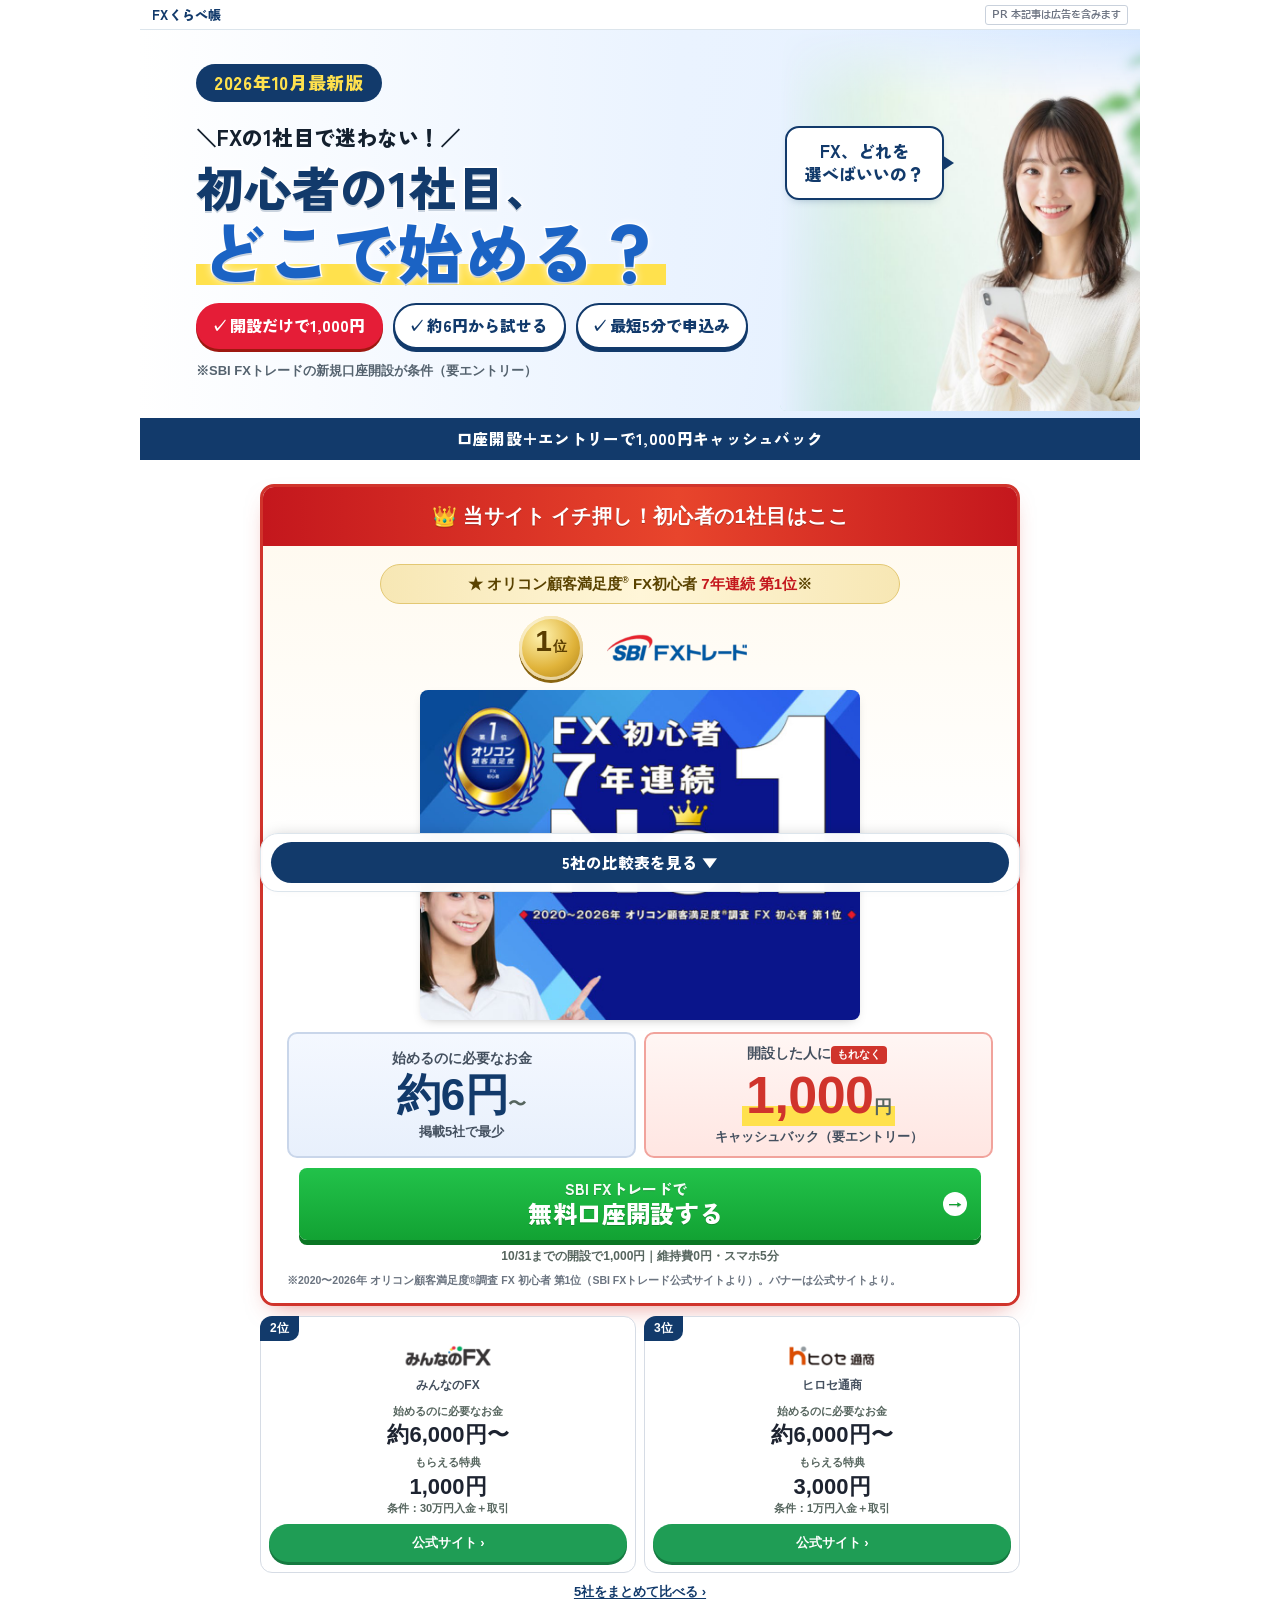
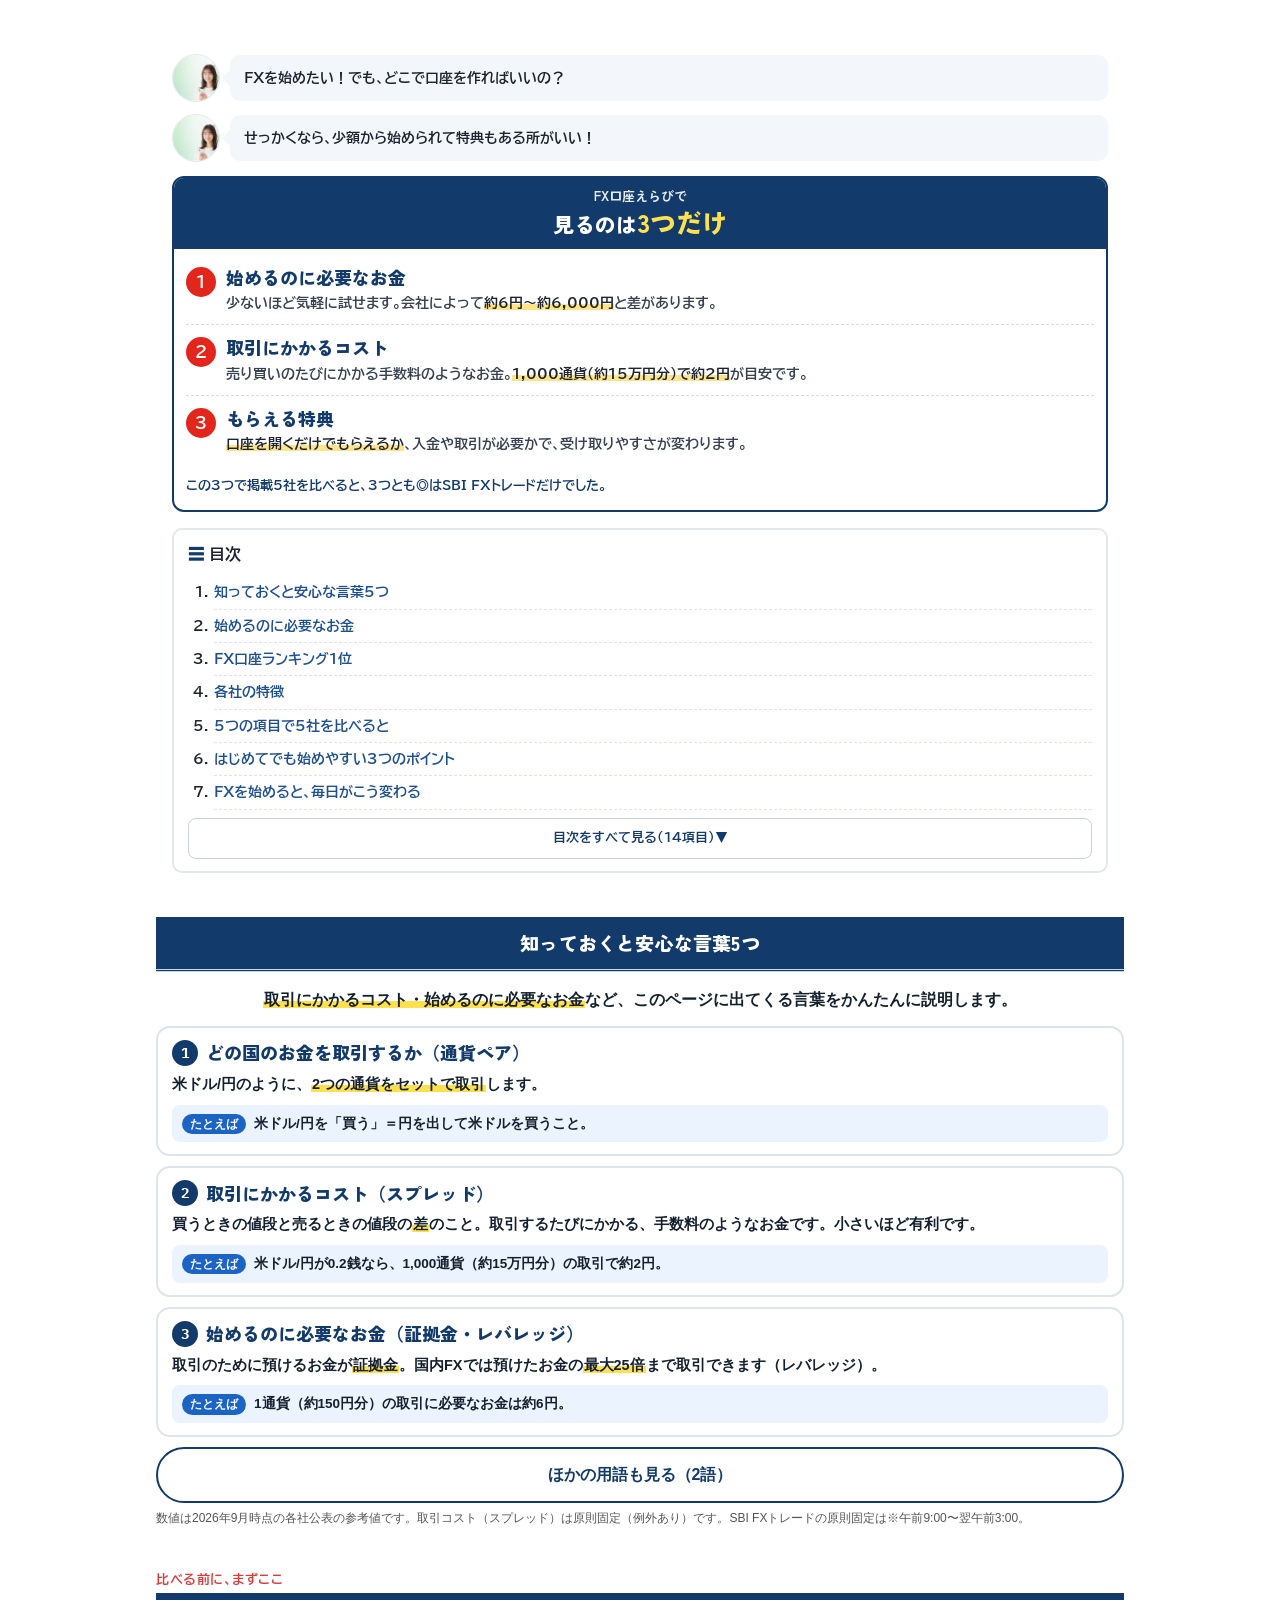
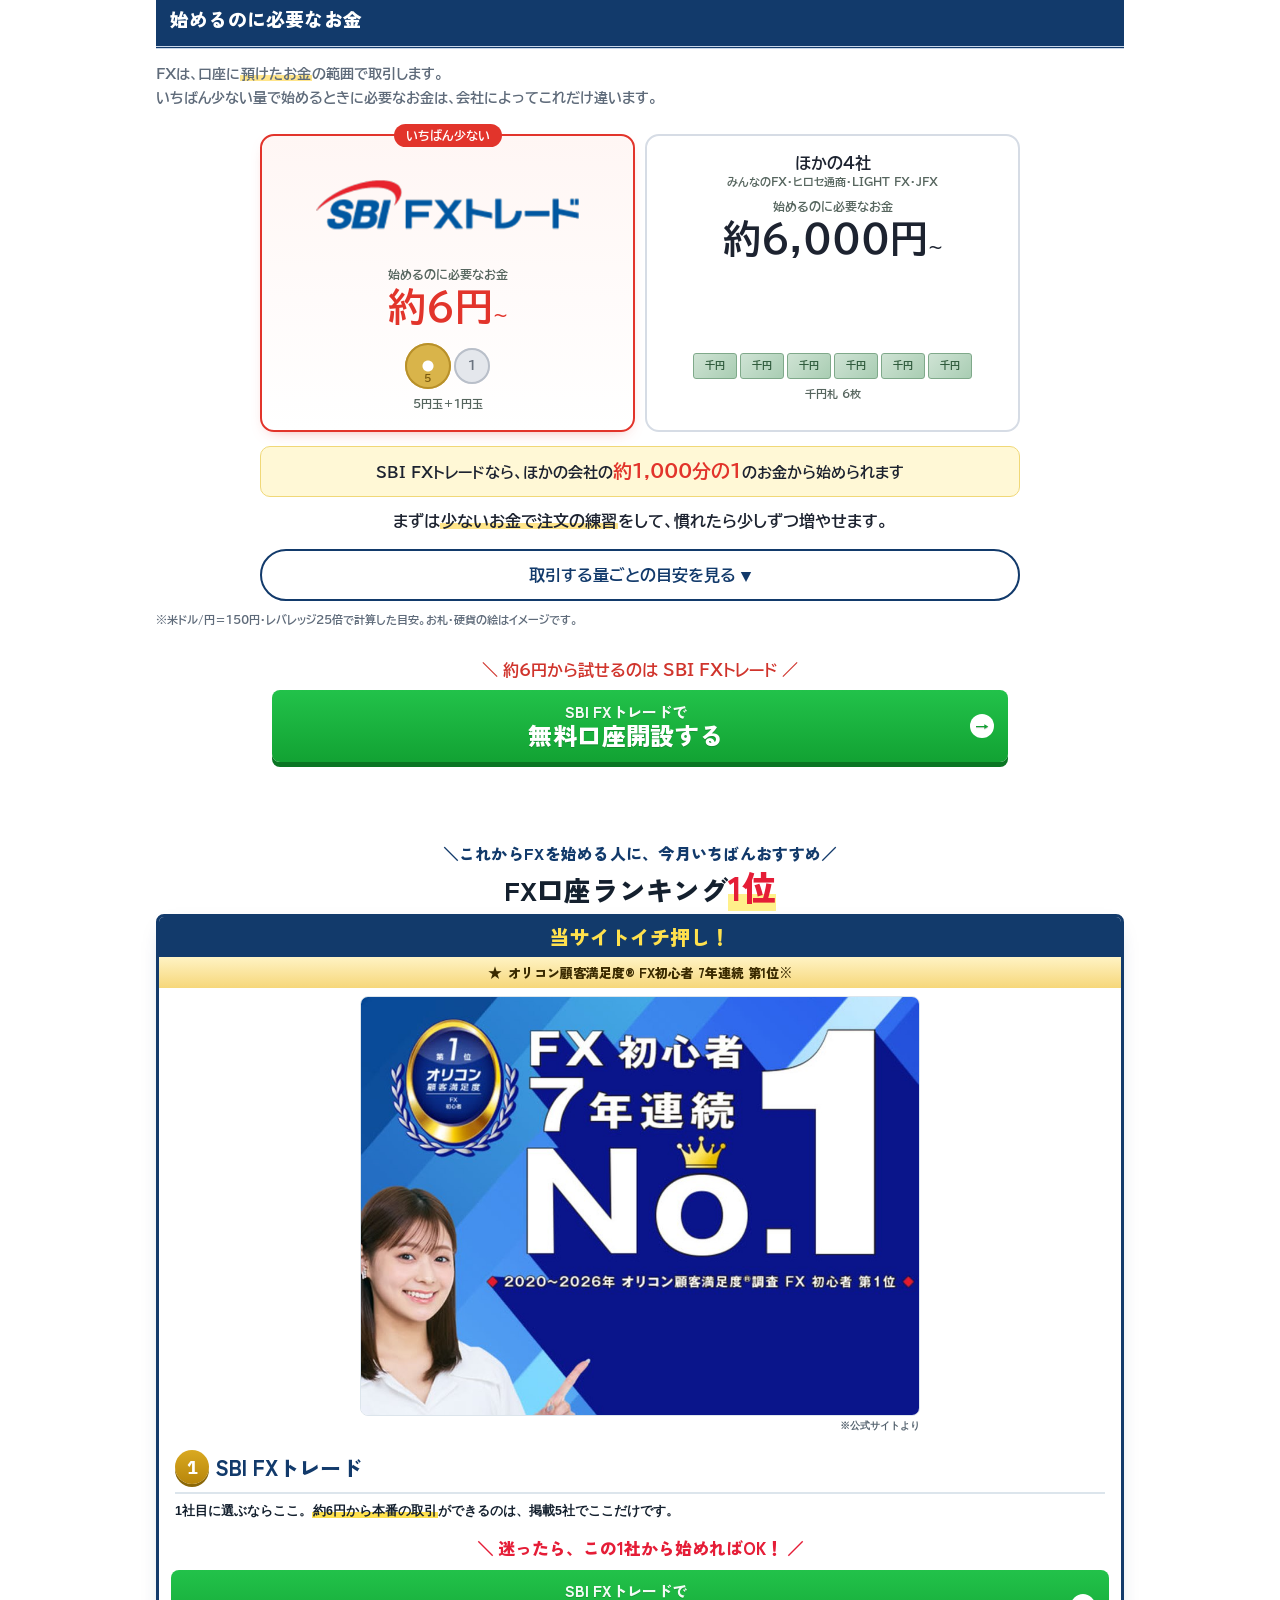
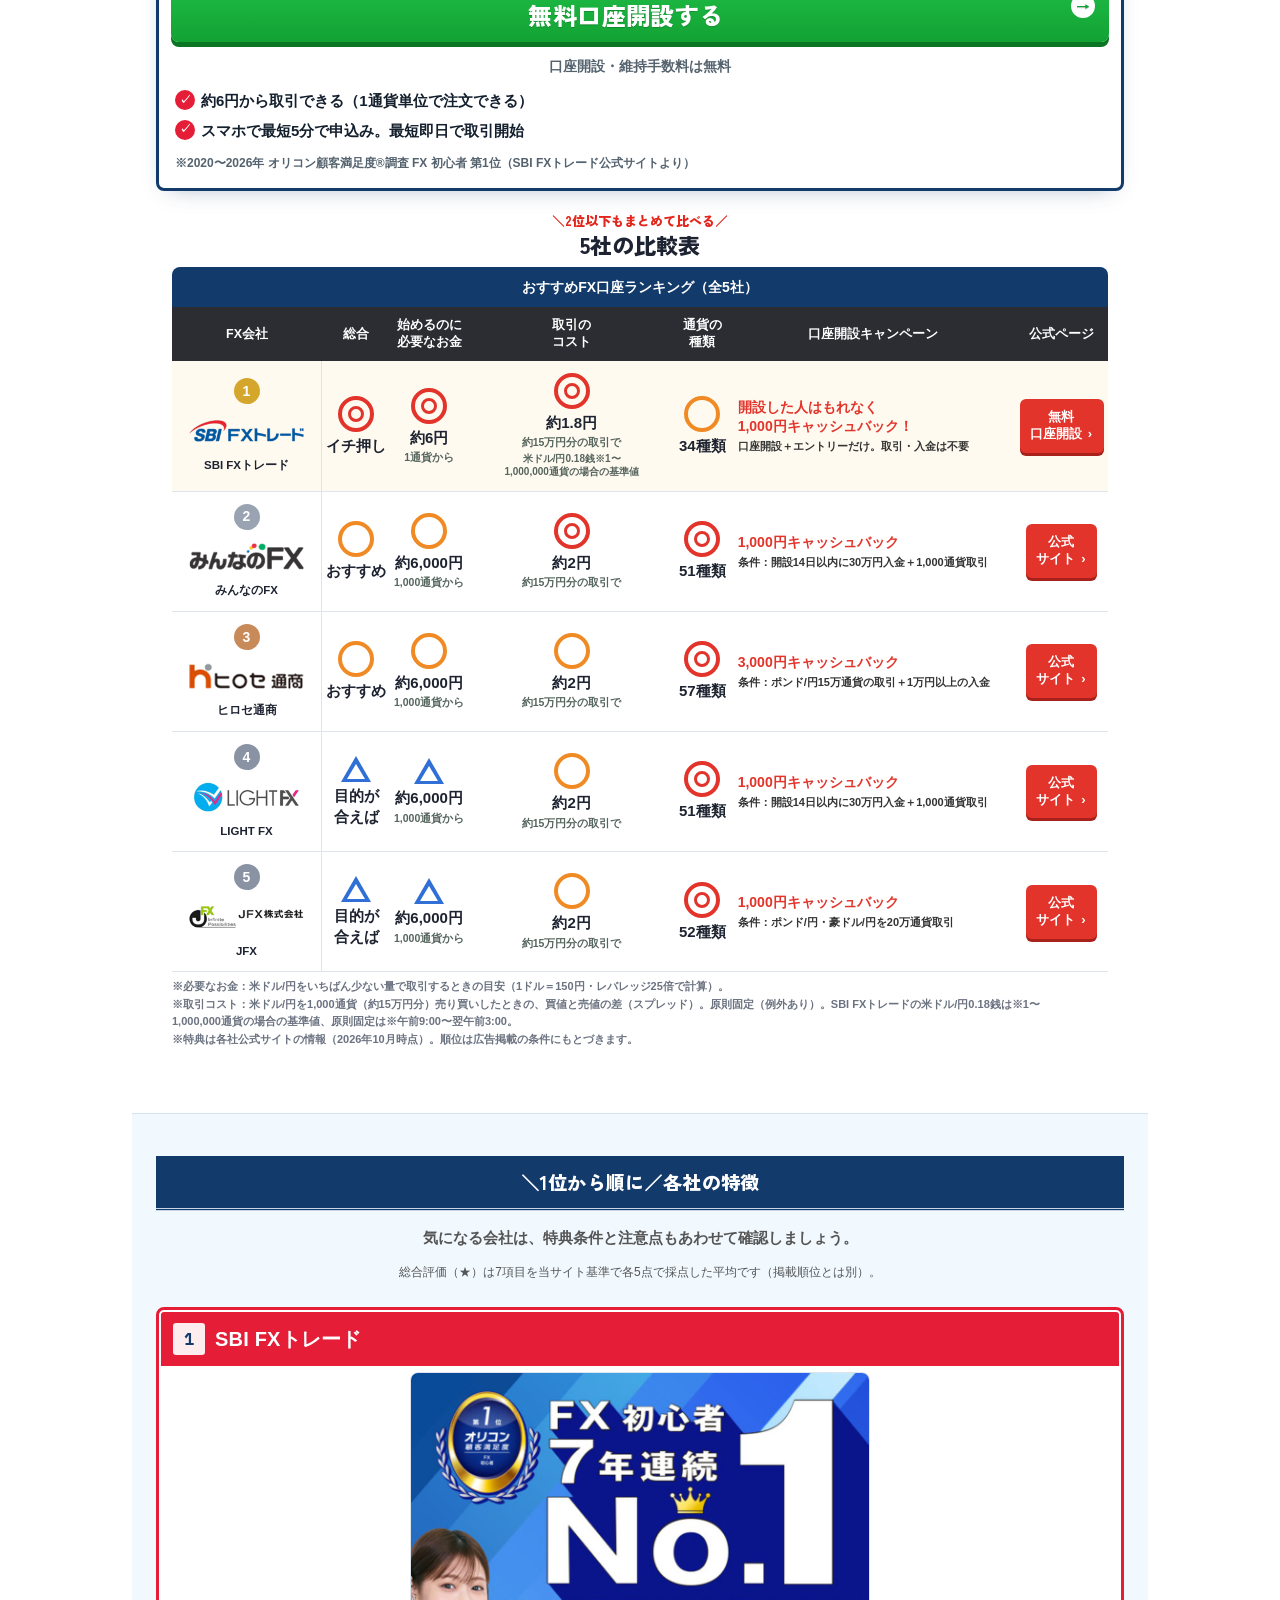
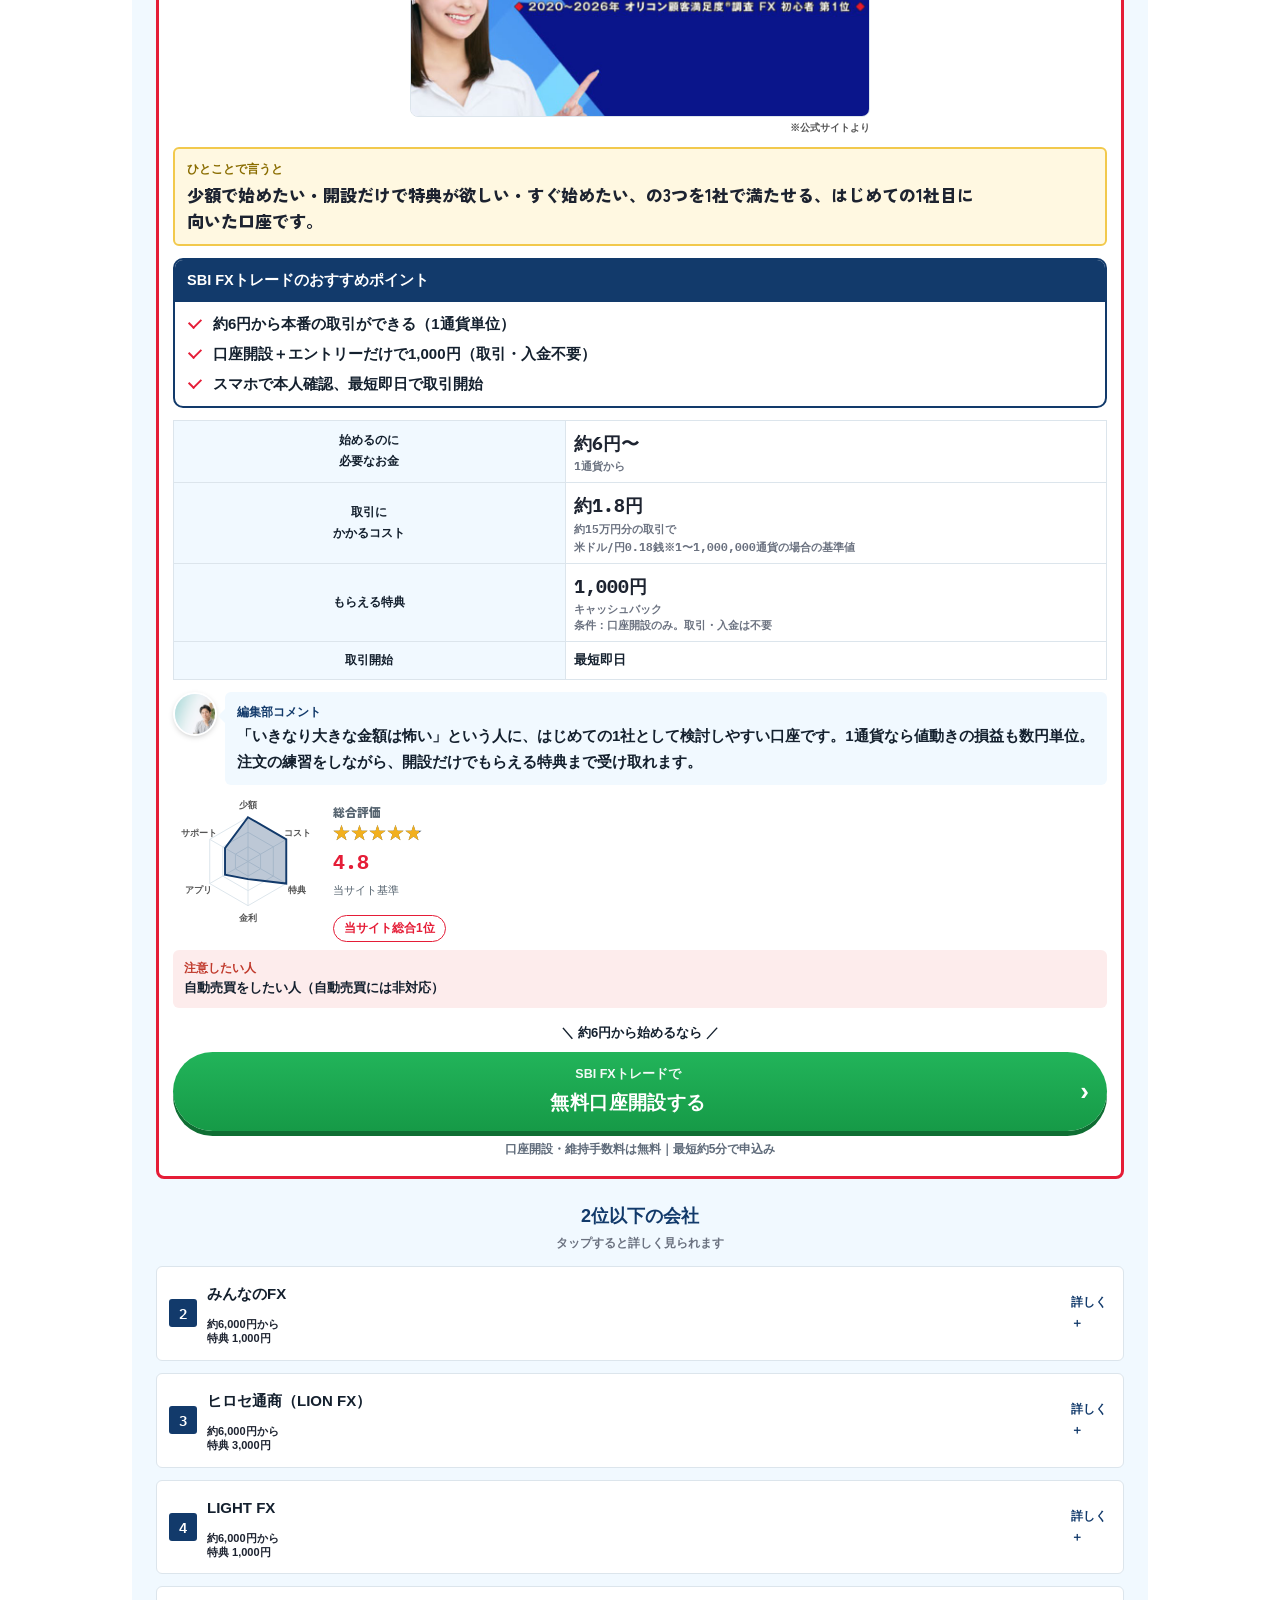
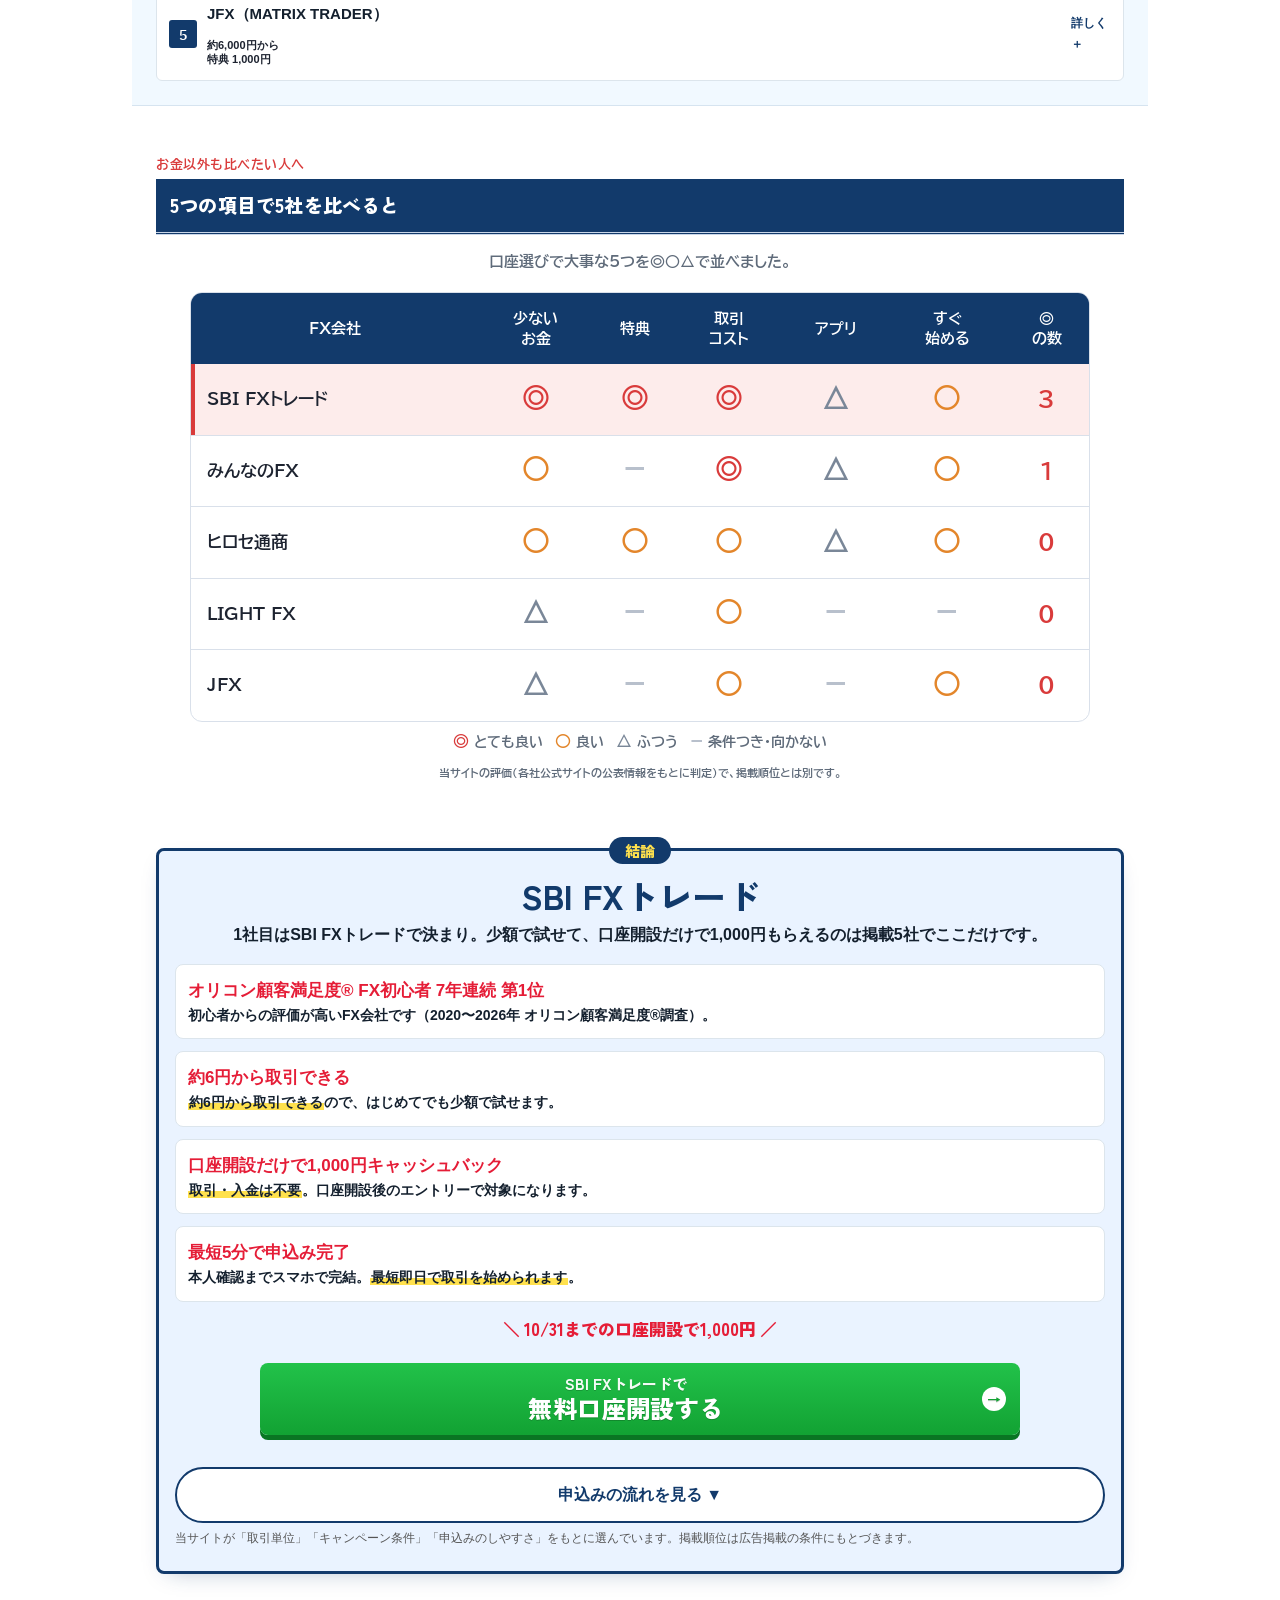
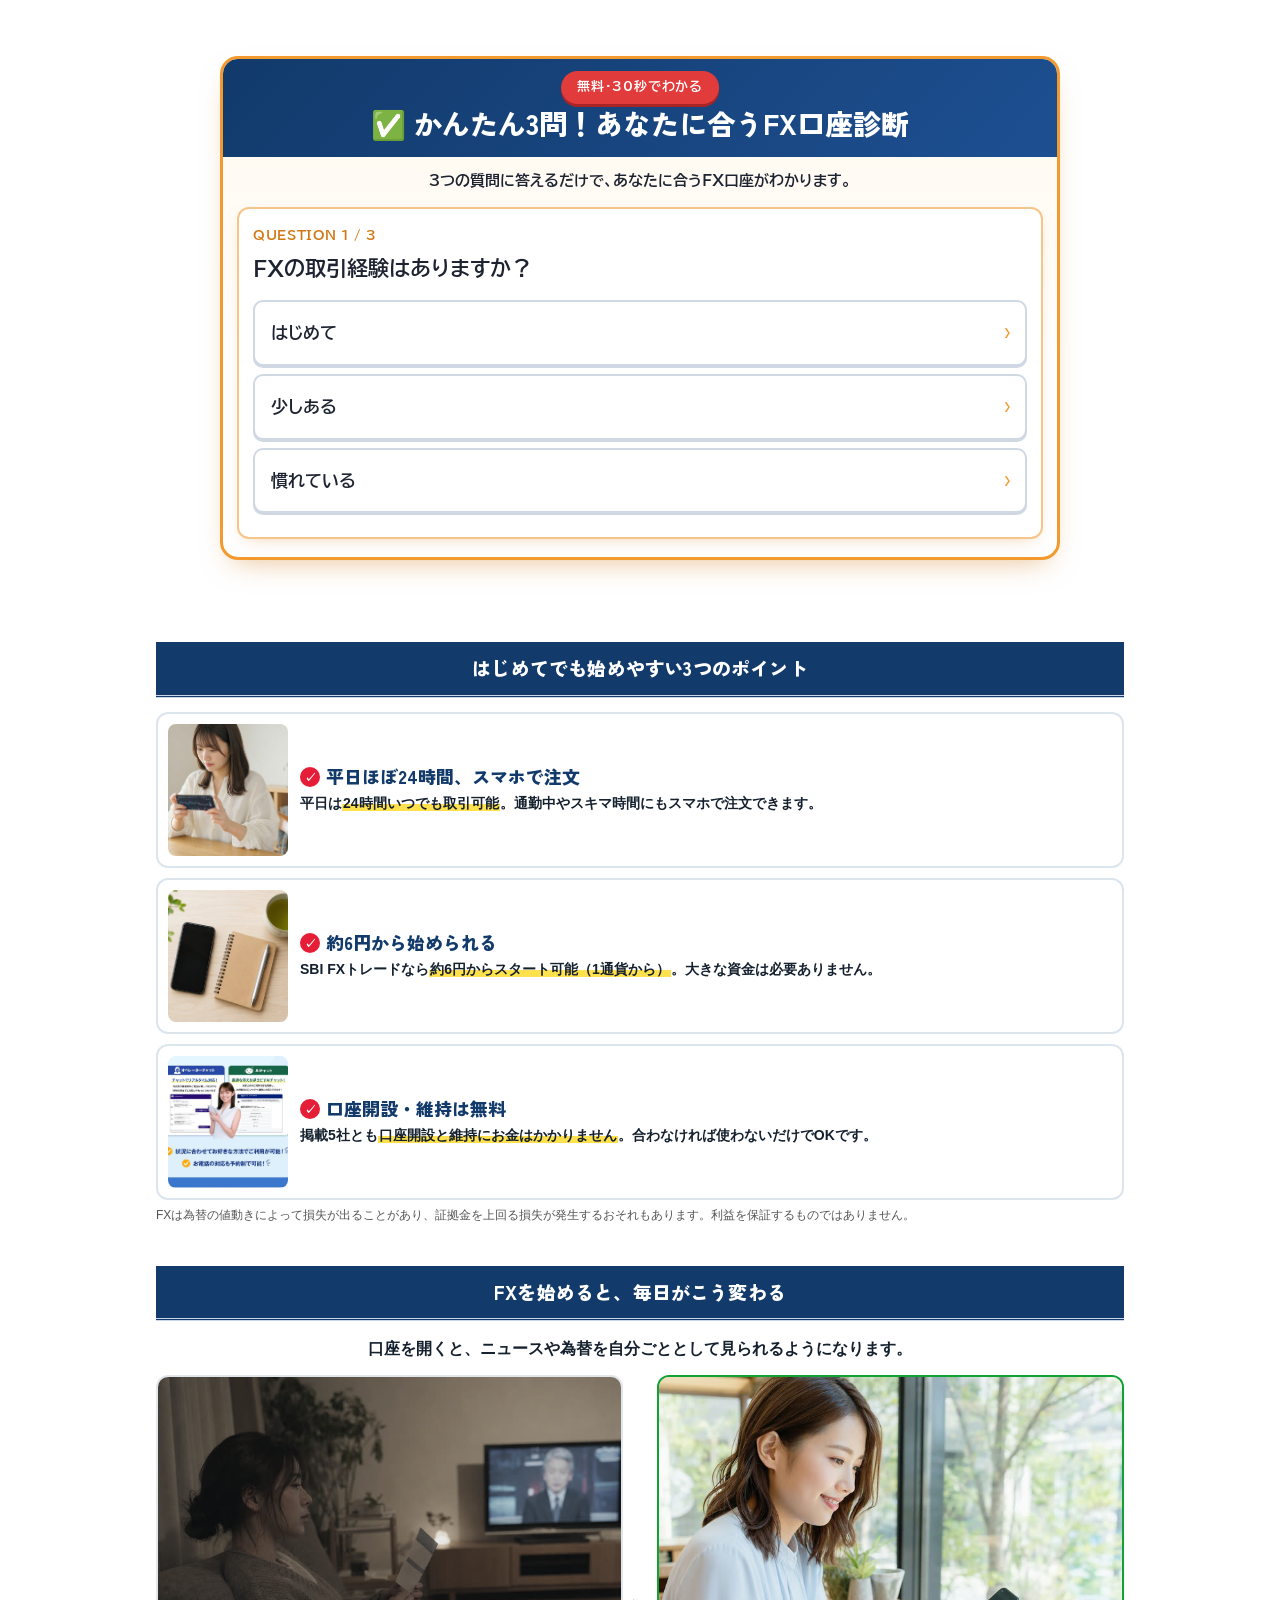
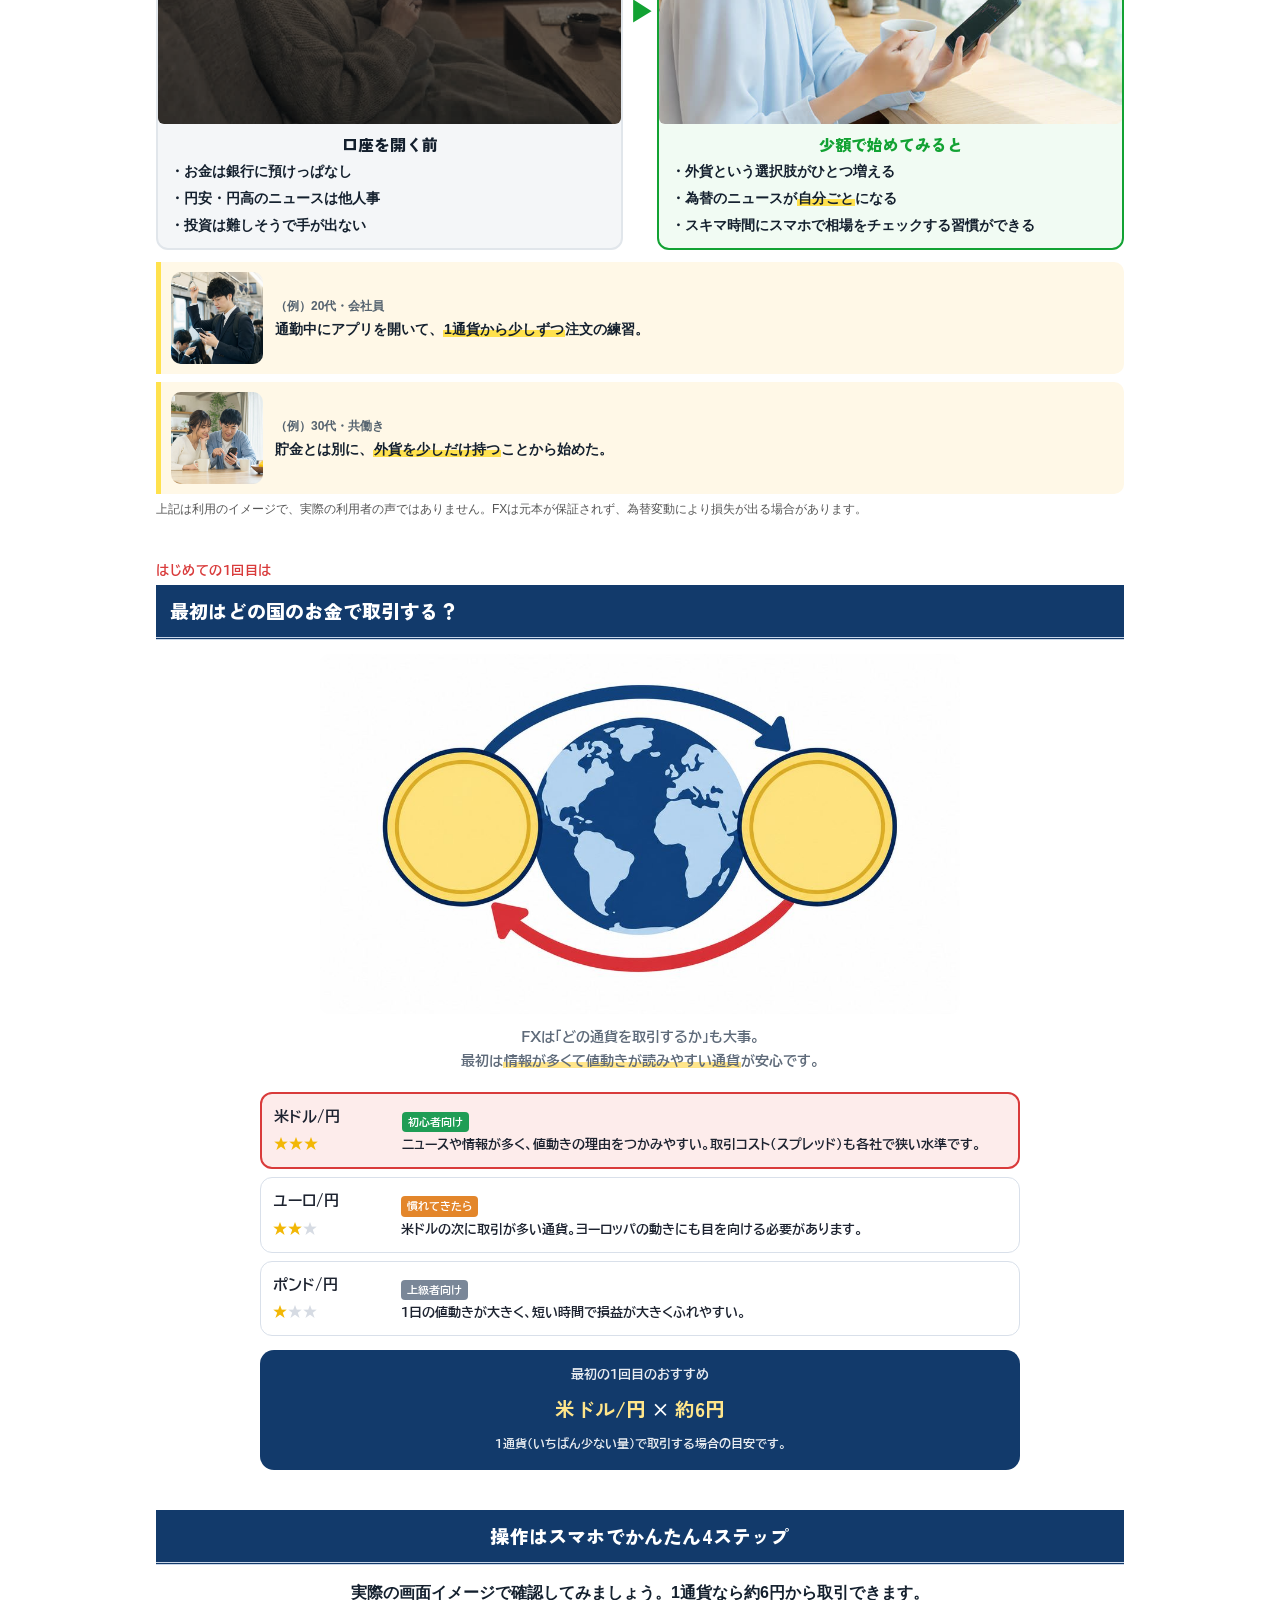
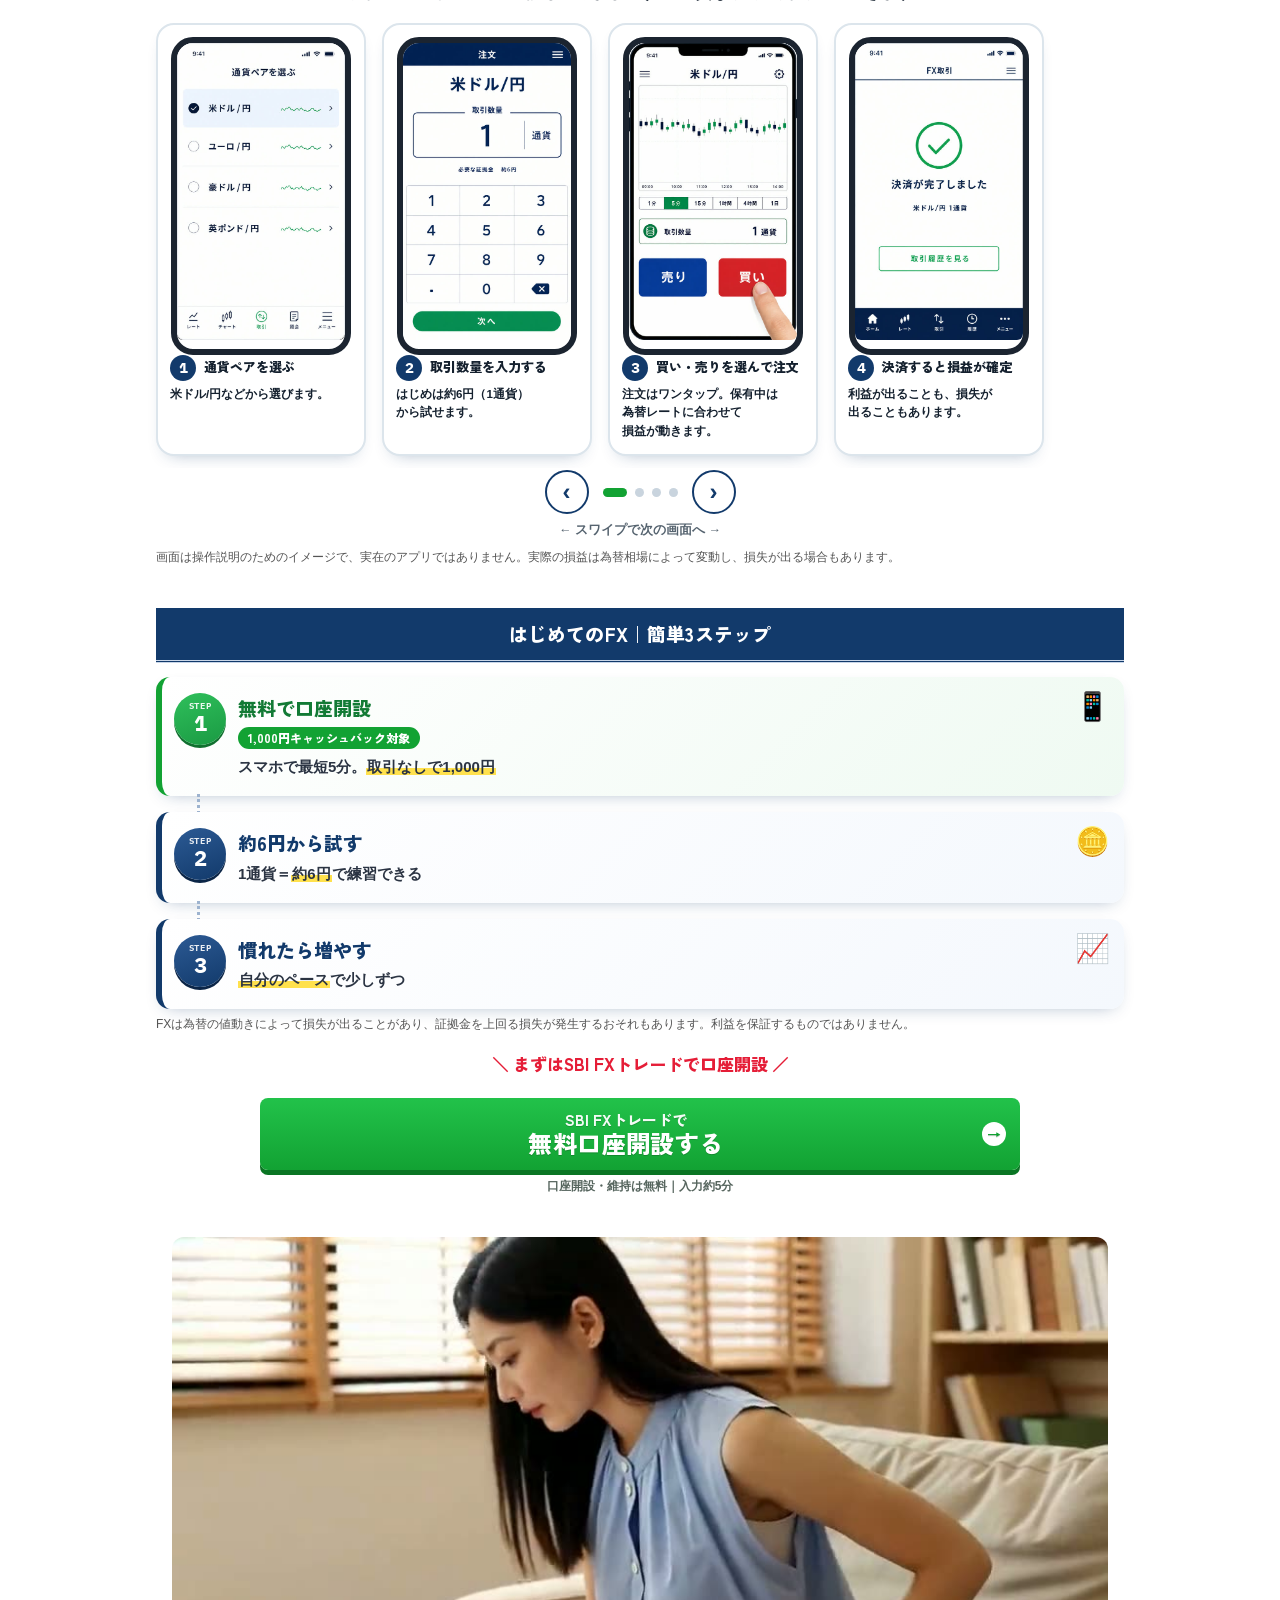
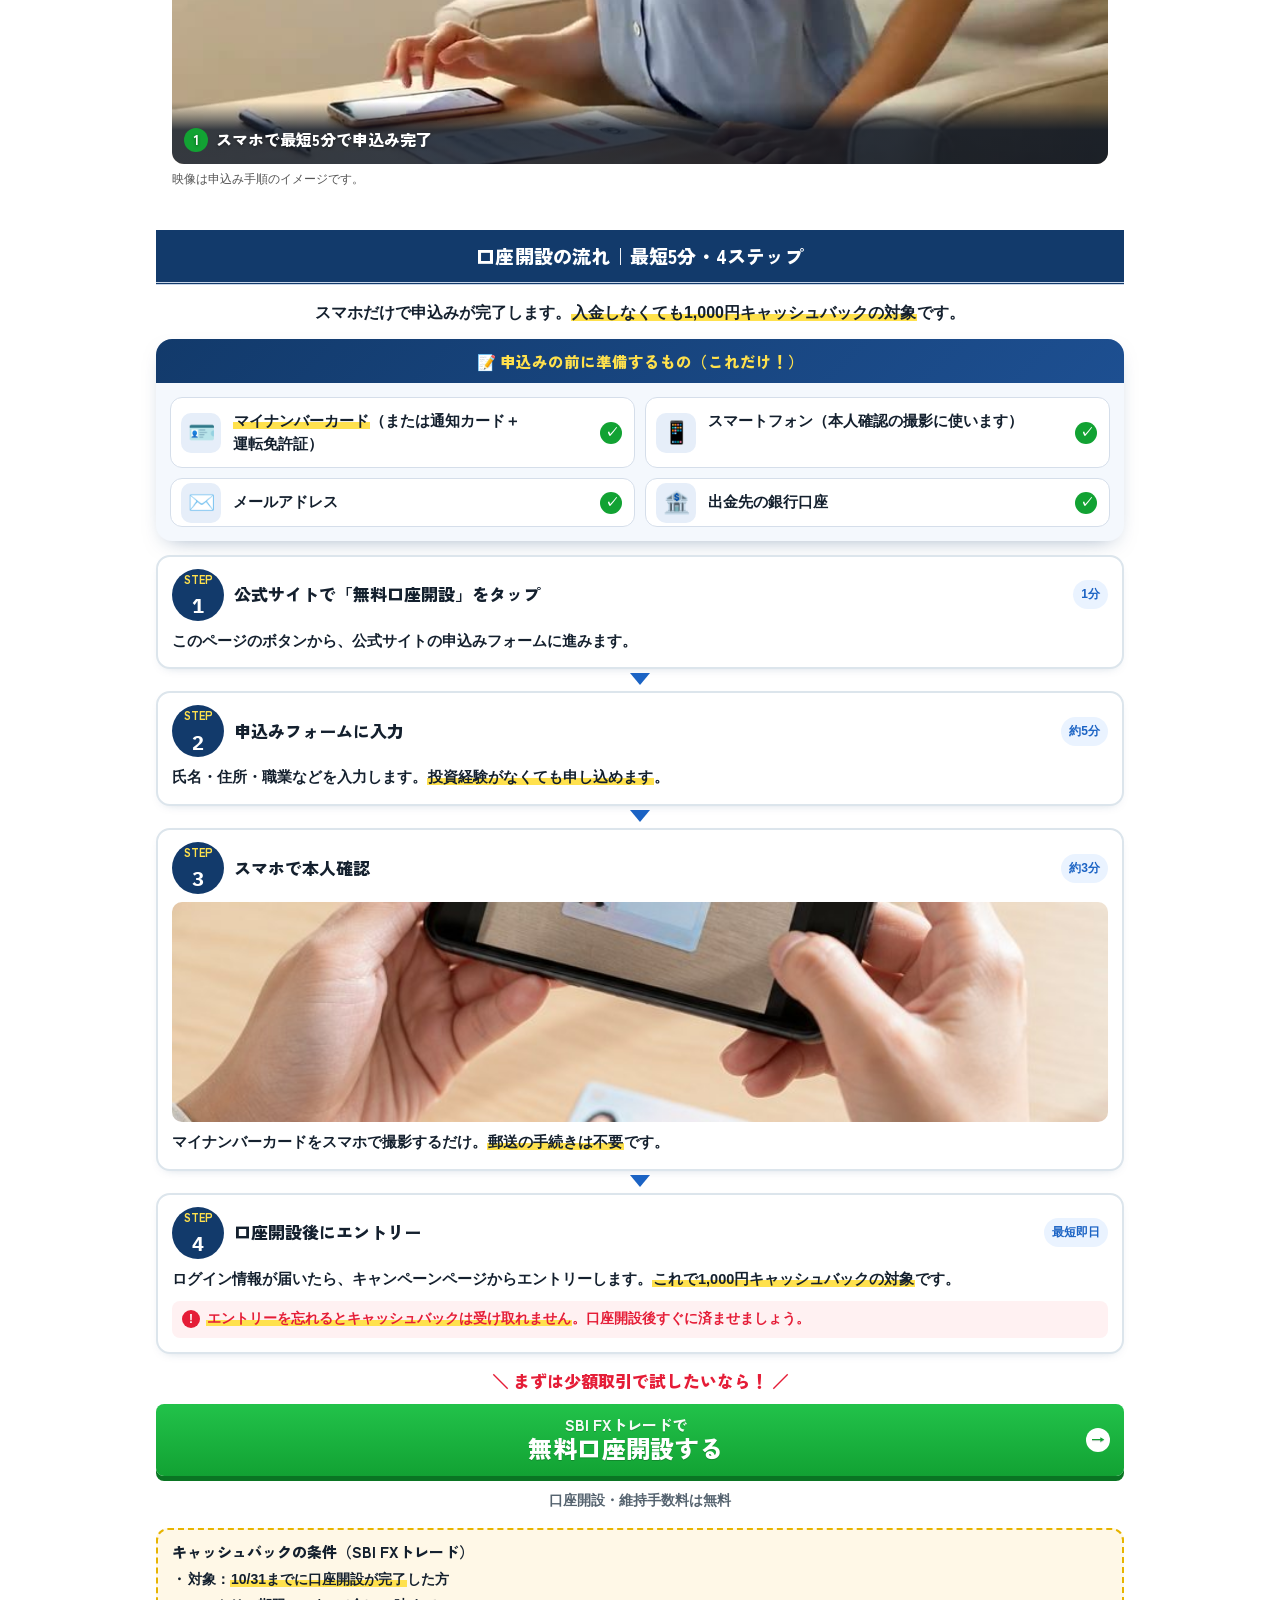
<file: r-8571d5cd/index.html>
<!doctype html>
<html lang="ja" data-theme="light"><head>
<!-- Google Tag Manager -->
<script>(function(w,d,s,l,i){w[l]=w[l]||[];w[l].push({'gtm.start':
new Date().getTime(),event:'gtm.js'});var f=d.getElementsByTagName(s)[0],
j=d.createElement(s),dl=l!='dataLayer'?'&l='+l:'';j.async=true;j.src=
'https://www.googletagmanager.com/gtm.js?id='+i+dl;f.parentNode.insertBefore(j,f);
})(window,document,'script','dataLayer','GTM-5BLP3X5V');</script>
<!-- End Google Tag Manager -->

<meta charset="utf-8">
<meta name="color-scheme" content="light">
<meta name="viewport" content="width=device-width,initial-scale=1,viewport-fit=cover">
<meta name="robots" content="noindex,nofollow">
<link rel="canonical" href="https://fx-kurabecho.com/">
<meta property="og:url" content="https://fx-kurabecho.com/">
<meta property="og:type" content="article">
<meta property="og:site_name" content="FXくらべ帳">
<meta property="og:title" content="FX初心者おすすめ口座ランキング｜FXくらべ帳">
<meta property="og:image" content="https://fx-kurabecho.com/img/hero_compare.jpg">

<title>FX口座おすすめ比較｜少額から始めやすい口座を目的別に選ぶ</title>
<meta name="description" content="FX口座を、最小取引単位・スプレッド・もらえる特典・スワップで比較。3つの質問に答えると、合う口座がわかります。">
<link rel="preconnect" href="https://fonts.googleapis.com"><link rel="preconnect" href="https://fonts.gstatic.com" crossorigin>
<link rel="stylesheet" href="https://fonts.googleapis.com/css2?family=BIZ+UDPGothic:wght@400;700&family=Zen+Kaku+Gothic+New:wght@500;700;900&family=IBM+Plex+Mono:wght@500;600&display=swap">
<style>:root{
  --ground:#F3F6F4; --surface:#FFFFFF; --sunk:#E8EEEB;
  --ink:#15201B; --muted:#56655E; --rule:#D3DDD8;
  --accent:#0B6E4F; --accent-ink:#FFFFFF; --accent-soft:#DCEFE7;
  --cta:#F29A2E; --cta-ink:#1E1407; --cta-edge:#D17712;
  --caution:#A9432E; --caution-soft:#F7E6E1;
  --gold:#8A6A12; --gold-soft:#F6EDD2;
  --shadow:0 1px 0 rgba(21,32,27,.06),0 6px 18px -10px rgba(21,32,27,.25);
  --f-display:"Zen Kaku Gothic New","Hiragino Sans","Yu Gothic",sans-serif;
  --f-body:"BIZ UDPGothic","Hiragino Sans","Yu Gothic",Meiryo,sans-serif;
  --f-mono:"IBM Plex Mono",ui-monospace,Menlo,monospace;
}
@media (prefers-color-scheme: dark){
  :root:not([data-theme="light"]){
    --ground:#0E1512; --surface:#16201C; --sunk:#1D2925;
    --ink:#E4ECE8; --muted:#9AAAA3; --rule:#2A3833;
    --accent:#52C49C; --accent-ink:#0E1512; --accent-soft:#183329;
    --cta:#F4A547; --cta-ink:#1E1407; --cta-edge:#C9832C;
    --caution:#E88A72; --caution-soft:#3A221C;
    --gold:#E2C064; --gold-soft:#3A3120;
    --shadow:0 1px 0 rgba(0,0,0,.4),0 8px 20px -12px rgba(0,0,0,.7);
  }
}
:root[data-theme="dark"]{
  --ground:#0E1512; --surface:#16201C; --sunk:#1D2925;
  --ink:#E4ECE8; --muted:#9AAAA3; --rule:#2A3833;
  --accent:#52C49C; --accent-ink:#0E1512; --accent-soft:#183329;
  --cta:#F4A547; --cta-ink:#1E1407; --cta-edge:#C9832C;
  --caution:#E88A72; --caution-soft:#3A221C;
  --gold:#E2C064; --gold-soft:#3A3120;
  --shadow:0 1px 0 rgba(0,0,0,.4),0 8px 20px -12px rgba(0,0,0,.7);
}
/* 比較記事LP：最低限の骨格（レイアウトと可読性だけ。装飾は design.css） */
*{box-sizing:border-box}
html{scroll-behavior:smooth;scroll-padding-top:16px}
body{margin:0;background:var(--ground);color:var(--ink);font-family:var(--f-body);font-size:15px;line-height:1.8;padding:0 16px 96px}
.wrap{max-width:720px;margin-inline:auto}
h1,h2,h3{font-family:var(--f-display);line-height:1.35;margin:0;text-wrap:balance}
p{margin:.4em 0}
a{color:var(--accent)}
:focus-visible{outline:3px solid var(--accent);outline-offset:2px}
.num{font-family:var(--f-mono);font-variant-numeric:tabular-nums}
.fine{font-size:12px;color:var(--muted);line-height:1.6}
.sr{position:absolute;width:1px;height:1px;overflow:hidden;clip:rect(0 0 0 0)}
.sec{margin-top:40px}
.btn{display:flex;justify-content:center;align-items:center;gap:6px;min-height:48px;padding:10px 16px;border-radius:10px;background:var(--cta);color:var(--cta-ink);font-weight:700;text-decoration:none}
.btn.sub{background:var(--surface);color:var(--accent);border:2px solid var(--accent)}
.btn.xs{min-height:36px;padding:4px 10px;font-size:13px;white-space:nowrap}
.chip{min-height:40px;padding:6px 12px;border-radius:999px;border:1px solid var(--rule);background:var(--surface);color:var(--ink);font:inherit;cursor:pointer}
.chip[aria-pressed="true"]{background:var(--accent);color:var(--accent-ink);border-color:var(--accent)}
.chips,.filters,.seg{display:flex;flex-wrap:wrap;gap:8px}
.table-scroll{overflow-x:auto}
.cmp{border-collapse:collapse;min-width:640px;width:100%;font-size:13px}
.cmp th,.cmp td{padding:8px;border-bottom:1px solid var(--rule);text-align:left;vertical-align:top}
.chart{width:100%;height:auto;display:block}
.sticky-cta{position:fixed;left:0;right:0;bottom:0;padding:8px 16px;transform:translateY(110%);transition:transform .2s}
.sticky-cta.on{transform:none}
.result{display:grid;gap:12px}
@media (min-width:640px){.result{grid-template-columns:1fr 1fr}}
/* ---- 骨格：追加ブロック ---- */
img{max-width:100%;height:auto;display:block}
.shot{margin:12px 0}.shot figcaption{font-size:12px;color:var(--muted);margin-top:4px}
.shots{display:grid;gap:12px}
.benefits,.check-list,.reason-list{padding-left:1.2em}
.scenes,.review-list,.apply-steps{display:grid;gap:12px;padding:0;list-style:none}
.sample-badge{display:inline-block;font-size:12px;font-weight:700;color:#fff;background:#c0392b;padding:2px 8px;border-radius:4px}
.deadline b{color:var(--caution)}
/* 追従CTA：ゆらゆら（3.5秒ごとに小さく揺れる） */
.sticky-cta{z-index:30;background:var(--surface)}
.st-note{margin:0 0 4px;text-align:center;font-size:12px;font-weight:700}
@keyframes wobble{0%,72%,100%{transform:rotate(0)}76%{transform:rotate(-2deg) scale(1.02)}80%{transform:rotate(2deg) scale(1.02)}84%{transform:rotate(-1.5deg)}88%{transform:rotate(1deg)}92%{transform:rotate(0)}}
.btn.wobble{animation:wobble 3.5s ease-in-out infinite;transform-origin:center}
@media (prefers-reduced-motion:reduce){.btn.wobble{animation:none}}
/* 離脱防止ポップアップ */
.exit-pop{position:fixed;inset:0;z-index:50;display:grid;place-items:center;padding:16px;background:rgba(0,0,0,.55)}
.exit-pop[hidden]{display:none}
.ep-card{position:relative;max-width:360px;width:100%;background:var(--surface);border-radius:14px;padding:22px 18px 14px;display:grid;gap:10px;text-align:center}
.ep-x{position:absolute;top:6px;right:8px;width:44px;height:44px;border:0;background:none;font-size:22px;color:var(--muted);cursor:pointer}
.ep-close{border:0;background:none;color:var(--muted);text-decoration:underline;min-height:44px;cursor:pointer;font:inherit}
body.pop-open{overflow:hidden}
/* =====================================================================
   FXくらべ帳 比較記事LP デザイン v4（2026-09-18 全面整理）
   コンセプト：為替の取引帳（ledger）。深い緑＝信頼、オレンジ＝行動、
   数字は等幅で桁を揃え、罫線と面の差で情報の強弱をつける。
   ・色はトークン経由のみ（ダークモード対応）
   ・装飾は「1位カード」「結論」「CTA」に集中させ、他は静かに
   ・リスク表示の大きさは compliance.css（最後に読み込み）が担保
   ===================================================================== */

/* ---------- 追加トークン ---------- */
:root{
  --hot:#C8402B; --hot-soft:#FCEBE6; --hot-ink:#FFFFFF;
  --marker:#FFE7A3; --gold-mark:#FFE7A3;
  --band:#F7FAF8; --band-line:#E4EDE8;
  --medal1:#B08A2E; --medal2:#8C9A94; --medal3:#B07A4E;
  --banner-a:#0E7A57; --banner-b:#08452F; --banner-ink:#FFFFFF;
  --sh-sm:0 1px 2px rgba(21,32,27,.06);
  --sh-md:0 2px 4px rgba(21,32,27,.06),0 8px 20px -12px rgba(21,32,27,.28);
  --sh-lg:0 8px 30px -14px rgba(21,32,27,.45);
  --t-xs:11px; --t-sm:12.5px; --t-md:14px; --t-base:15px; --t-lg:17px; --t-xl:20px; --t-2xl:24px; --t-3xl:31px;
  --s1:4px; --s2:8px; --s3:12px; --s4:16px; --s5:24px; --s6:40px;
  --r1:8px; --r2:12px; --r3:16px; --r-pill:999px;
}
@media (prefers-color-scheme: dark){:root:not([data-theme="light"]){
  --hot:#F08268; --hot-soft:#3A221C; --hot-ink:#161616;
  --marker:#6E5714; --gold-mark:#6E5714;
  --band:#131C18; --band-line:#22302B;
  --medal1:#D9B55B; --medal2:#9DACA5; --medal3:#C08A5E;
  --banner-a:#12805C; --banner-b:#072E20;
  --sh-sm:0 1px 2px rgba(0,0,0,.5);
  --sh-md:0 2px 4px rgba(0,0,0,.4),0 8px 20px -12px rgba(0,0,0,.8);
  --sh-lg:0 8px 30px -14px rgba(0,0,0,.9);
}}
:root[data-theme="dark"]{
  --hot:#F08268; --hot-soft:#3A221C; --hot-ink:#161616;
  --marker:#6E5714; --gold-mark:#6E5714;
  --band:#131C18; --band-line:#22302B;
  --medal1:#D9B55B; --medal2:#9DACA5; --medal3:#C08A5E;
  --banner-a:#12805C; --banner-b:#072E20;
}

/* ---------- 土台 ---------- */
body{
  padding-inline:var(--s4);
  background:var(--ground);
  font-size:var(--t-base);
  line-height:1.8;
  -webkit-text-size-adjust:100%;
}
.wrap{max-width:720px}
p{margin:.35em 0}
a{color:var(--accent);text-underline-offset:2px}
button,a{-webkit-tap-highlight-color:transparent}
:focus-visible{outline:3px solid var(--accent);outline-offset:2px;border-radius:4px}
.num{font-family:var(--f-mono);font-variant-numeric:tabular-nums;letter-spacing:-.01em}
.fine{font-size:var(--t-xs);line-height:1.65;color:var(--muted);margin:.5em 0}
.fine.center{text-align:center}
.center{text-align:center}
.sr{position:absolute;width:1px;height:1px;overflow:hidden;clip:rect(0 0 0 0)}
.sec{margin-top:var(--s6);scroll-margin-top:var(--s3)}
img{border-radius:var(--r1)}

/* 見出し */
.sec-h{
  display:flex;align-items:center;gap:var(--s2);
  font-size:var(--t-xl);font-weight:900;line-height:1.4;margin-bottom:var(--s3);
}
.sec-h.center{display:block;text-align:center;font-size:var(--t-xl);line-height:1.5}
.sec-h.center em{font-style:normal;background:linear-gradient(transparent 58%,var(--marker) 58%);padding-inline:2px}
.tag{
  flex:none;font-size:var(--t-xs);font-weight:900;letter-spacing:.04em;
  background:var(--accent);color:var(--accent-ink);border-radius:var(--r1);padding:3px 8px;
}
.sec-lead{margin:0 0 var(--s3);font-size:var(--t-md);color:var(--muted);line-height:1.75}
.sec-lead.center{text-align:center}

/* ---------- ボタン ---------- */
.btn{
  display:flex;align-items:center;justify-content:center;gap:6px;
  min-height:54px;padding:12px var(--s4);border-radius:var(--r2);
  background:linear-gradient(180deg,color-mix(in srgb,var(--cta) 92%,#fff),var(--cta));
  color:var(--cta-ink);font-family:var(--f-display);font-weight:900;font-size:16px;
  text-decoration:none;box-shadow:0 3px 0 var(--cta-edge),var(--sh-sm);
  transition:transform .12s ease,box-shadow .12s ease;
}
.btn:active{transform:translateY(3px);box-shadow:0 0 0 var(--cta-edge)}
.btn .arrow{font-family:var(--f-mono)}
.btn.sub{background:var(--surface);color:var(--accent);border:2px solid var(--accent);box-shadow:none;min-height:46px;font-size:var(--t-md)}
.btn.sm{min-height:44px;font-size:13px;padding-inline:var(--s2)}
.btn.xs{min-height:38px;font-size:12.5px;padding:4px 10px;white-space:nowrap;border-radius:var(--r1);box-shadow:0 2px 0 var(--cta-edge)}
.btn.big{min-height:58px;font-size:17px}
.micro{margin:var(--s3) 0 6px;text-align:center;font-size:13px;font-weight:700}
.cta-block{margin-top:var(--s5);padding:var(--s3);border-radius:var(--r2);background:var(--gold-soft)}
.cta-block .micro{margin-top:0}
.cta-row{margin-top:var(--s3)}
@keyframes wobble{0%,72%,100%{transform:rotate(0)}76%{transform:rotate(-2deg) scale(1.02)}80%{transform:rotate(2deg) scale(1.02)}84%{transform:rotate(-1.4deg)}88%{transform:rotate(.8deg)}92%{transform:rotate(0)}}
.wobble{animation:wobble 3.6s ease-in-out infinite;transform-origin:center}
@media (prefers-reduced-motion:reduce){.wobble{animation:none}.btn{transition:none}}

/* チェックリスト */
.checks,.check-list,.reason-list,.tp-points{list-style:none;margin:var(--s2) 0;padding:0;display:grid;gap:6px}
.checks li,.reason-list li,.tp-points li{position:relative;padding-left:26px;font-size:var(--t-md);line-height:1.6;font-weight:700}
.checks li::before,.reason-list li::before,.tp-points li::before{
  content:"";position:absolute;left:2px;top:.42em;width:10px;height:6px;
  border-left:2.5px solid var(--hot);border-bottom:2.5px solid var(--hot);transform:rotate(-45deg);
}
.tp-points li{font-weight:400;font-size:13px}
.tp-points li::before{border-color:var(--accent)}
.check-list li{
  position:relative;padding:10px 12px 10px 36px;background:var(--surface);
  border:1px solid var(--rule);border-radius:var(--r1);font-size:var(--t-md);font-weight:400;
}
.check-list li::before{content:"";position:absolute;left:14px;top:18px;width:10px;height:6px;border-left:2.5px solid var(--accent);border-bottom:2.5px solid var(--accent);transform:rotate(-45deg)}

/* ---------- ヘッダーとヒーロー ---------- */
.art-head{display:flex;justify-content:space-between;align-items:center;gap:var(--s3);padding:10px 0 8px}
.brand{font-family:var(--f-display);font-size:18px;font-weight:900;color:var(--accent);white-space:nowrap}
.pr-line{display:flex;align-items:center;justify-content:flex-end;gap:6px;color:var(--muted);font-size:var(--t-sm);line-height:1.4;text-align:right}
.pr{display:inline-flex;align-items:center;min-height:20px;padding:0 6px;border:1px solid var(--rule);border-radius:4px;color:var(--muted);font-family:var(--f-mono);font-size:10px;font-weight:600;line-height:1}
.preview-bar{background:var(--gold-soft);color:var(--ink);font-size:var(--t-sm);line-height:1.5;padding:6px var(--s4);margin-inline:calc(var(--s4) * -1);text-align:center}
.preview-bar a{font-weight:700}

.hero-banner{
  margin:var(--s2) calc(var(--s4) * -1) 0;padding:var(--s5) var(--s4) var(--s4);
  color:var(--banner-ink);text-align:center;position:relative;overflow:hidden;isolation:isolate;
  background:
    repeating-linear-gradient(115deg,rgba(255,255,255,.05) 0 2px,transparent 2px 9px),
    radial-gradient(120% 90% at 78% 6%,rgba(255,255,255,.14),transparent 60%),
    linear-gradient(158deg,var(--banner-a),var(--banner-b));
}
.hero-banner::after{content:"";position:absolute;inset:auto -30px -60px auto;width:190px;height:190px;border-radius:50%;background:rgba(255,255,255,.06);z-index:-1}
.hb-ribbon{display:inline-block;margin:0;background:var(--marker);color:#1E1407;font-family:var(--f-display);font-weight:900;font-size:13px;padding:3px 14px;border-radius:var(--r-pill)}
.hb-sub{margin:10px 0 2px;font-weight:700;font-size:var(--t-md)}
.hb-title{margin:0;font-family:var(--f-display);font-weight:900;font-size:var(--t-3xl);line-height:1.22;letter-spacing:.01em;text-shadow:0 2px 0 rgba(0,0,0,.18)}
.hb-badges{list-style:none;margin:var(--s3) 0 0;padding:0;display:flex;justify-content:center;gap:6px;flex-wrap:wrap}
.hb-badges li{font-size:var(--t-sm);font-weight:700;background:rgba(255,255,255,.14);border:1px solid rgba(255,255,255,.34);border-radius:6px;padding:3px 9px}
.hb-badges li::before{content:"☑ "}

.fv{display:grid;gap:10px;padding:var(--s3) 0 var(--s1)}
.fv h1{font-size:23px;font-weight:900;line-height:1.4}
.fv .fv-h{font-size:19px;font-weight:900;line-height:1.45;margin:0}
.fv h1 em,.fv .fv-h em{font-style:normal;background:linear-gradient(transparent 60%,var(--gold-mark) 60%);padding-inline:2px}
.fv .lead{margin:0;font-size:var(--t-md);color:var(--muted);line-height:1.75}
.eyebrow{margin:0;color:var(--accent);font-size:var(--t-sm);font-weight:700}
.byline{display:flex;flex-wrap:wrap;gap:10px;font-size:var(--t-xs);color:var(--muted)}
.lead{font-size:var(--t-md)}
.benefits{list-style:none;margin:0;padding:0;display:flex;flex-wrap:wrap;gap:6px}
.benefits li{font-size:var(--t-sm);font-weight:700;background:var(--accent-soft);color:var(--accent);border-radius:var(--r1);padding:4px 9px}
.more-link{justify-self:center;display:inline-flex;align-items:center;min-height:44px;padding:8px 14px;font-size:13px;font-weight:700;text-decoration:none;border-bottom:2px solid var(--accent-soft)}

/* 数字3つ */
.facts{display:grid;grid-template-columns:repeat(3,minmax(0,1fr));margin:0;border:1px solid var(--rule);border-radius:var(--r1);overflow:hidden;background:var(--surface)}
.facts div{padding:7px 8px;display:grid;gap:1px;min-width:0}
.facts div + div{border-left:1px solid var(--rule)}
.facts dt{font-size:var(--t-xs);color:var(--muted)}
.facts dd{margin:0;font-family:var(--f-mono);font-size:var(--t-base);font-weight:600;font-variant-numeric:tabular-nums;white-space:nowrap;overflow:hidden;text-overflow:ellipsis}
.deadline{display:flex;justify-content:space-between;align-items:center;gap:var(--s2);margin:0;font-size:var(--t-sm);padding:7px 10px;border-radius:var(--r1);background:var(--hot-soft)}
.deadline b{color:var(--hot);font-size:13px}
.deadline b .num{font-size:18px;margin-inline:3px}

/* FV-B：TOP3 */
.top3{list-style:none;margin:2px 0 0;padding:0;display:grid}
.t3{display:grid;gap:7px;padding:var(--s3) 2px;border-top:1px solid var(--rule)}
.t3.is-first{padding:var(--s3);border:2px solid var(--accent);border-radius:var(--r2);background:var(--surface);box-shadow:var(--sh-md)}
.t3.is-first + .t3{border-top:0}
.t3.is-first .facts{background:var(--accent-soft);border-color:transparent}
.t3.is-first .facts div + div{border-left-color:color-mix(in srgb,var(--accent) 22%,transparent)}
.t3-head{display:flex;align-items:center;gap:var(--s2)}
.medal{flex:none;width:28px;height:28px;border-radius:50%;display:grid;place-items:center;font-family:var(--f-mono);font-size:14px;font-weight:600;color:#fff;background:var(--medal2)}
.t3:nth-child(1) .medal{background:var(--medal1)}
.t3:nth-child(3) .medal{background:var(--medal3)}
.t3-name{margin:0;font-family:var(--f-display);font-weight:900;font-size:18px}
.t3-badge{margin-left:auto;font-size:var(--t-xs);font-weight:700;color:var(--accent);border:1px solid var(--accent);border-radius:var(--r-pill);padding:2px 9px;white-space:nowrap}
.t3-why{margin:0;font-size:13px;line-height:1.55}
.t3:not(.is-first) .t3-why{color:var(--muted)}
.t3:not(.is-first) .facts dd{font-size:var(--t-md)}

/* 目的から選ぶ（FV下のリンク） */
.role-links{background:var(--surface);border:1px solid var(--rule);border-radius:var(--r2);padding:10px}
.rl-t{margin:0 0 6px;font-weight:900;font-size:13px;text-align:center}
.rl{display:grid;grid-template-columns:repeat(auto-fit,minmax(104px,1fr));gap:6px}
.rl a{display:grid;align-content:center;min-height:46px;padding:6px 4px;text-align:center;text-decoration:none;color:var(--ink);background:var(--accent-soft);border-radius:var(--r1);font-size:var(--t-sm);font-weight:900;line-height:1.35}
.rl a small{font-size:10px;font-weight:700;color:var(--muted)}

/* FV-A：役割タブ */
.tabs-card{background:var(--surface);border:1px solid var(--rule);border-radius:var(--r2);padding:var(--s3);display:grid;gap:10px;box-shadow:var(--sh-md)}
.tabs-label{margin:0;font-size:13px;font-weight:900}
.tabs{display:grid;grid-template-columns:repeat(5,minmax(0,1fr));gap:3px;padding:3px;background:var(--sunk);border-radius:var(--r1)}
.tab{min-height:46px;border:0;border-radius:6px;background:transparent;color:var(--muted);font:700 12px/1.25 var(--f-body);cursor:pointer;padding:2px}
.tab[aria-selected="true"]{background:var(--surface);color:var(--accent);box-shadow:var(--sh-sm)}
.tab-panel{display:grid;gap:var(--s2)}
.tp-head{margin:0;font-family:var(--f-display);font-size:19px;font-weight:900;color:var(--accent);line-height:1.35}
.tp-co{margin:0;font-size:13px;font-weight:700}

/* FV-C：道のり＋結論カード */
.road{list-style:none;margin:var(--s1) 0;padding:0;display:grid;grid-template-columns:repeat(3,minmax(0,1fr));gap:6px;position:relative}
.road::before{content:"";position:absolute;top:16px;left:16.6%;right:16.6%;height:2px;background:var(--accent-soft)}
.road li{position:relative;display:grid;justify-items:center;text-align:center;gap:2px}
.road-no{width:34px;height:34px;border-radius:50%;display:grid;place-items:center;background:var(--accent);color:var(--accent-ink);font-family:var(--f-mono);font-weight:600;font-size:15px;box-shadow:0 0 0 5px var(--ground)}
.road-t{margin:5px 0 0;font-size:13px;font-weight:700;line-height:1.35}
.road-d{margin:0;font-size:var(--t-xs);color:var(--muted)}
.pick,.conclusion{background:var(--surface);border:1px solid var(--rule);border-radius:var(--r3);padding:var(--s3);display:grid;gap:var(--s2);box-shadow:var(--sh-md)}
.pick-label,.c-label{margin:0;justify-self:start;font-size:var(--t-xs);font-weight:900;color:var(--accent);background:var(--accent-soft);border-radius:var(--r-pill);padding:3px 11px}
.pick-name,.c-text{margin:0;font-family:var(--f-display);font-size:var(--t-xl);font-weight:900;line-height:1.4}
.pick-why{margin:0;font-size:var(--t-md);line-height:1.7}
.c-facts{display:flex;flex-wrap:wrap;gap:6px}
.c-facts span{font-size:var(--t-sm);background:var(--sunk);border-radius:var(--r1);padding:4px 8px}
.c-facts b{font-family:var(--f-mono)}

/* ---------- 共通カード群 ---------- */
.dual-grid{display:grid;grid-template-columns:1fr 1fr;gap:var(--s2);margin-top:var(--s3);align-items:start}
.dual-grid.n5 .dual-card:last-child,.dual-grid.n1{grid-column:1 / -1}
.dual-grid.n1{grid-template-columns:1fr;max-width:340px;margin-inline:auto}
.dual-card{background:var(--surface);border:2px solid var(--accent);border-radius:var(--r2);padding:10px var(--s2) var(--s3);display:grid;gap:6px;align-content:start;box-shadow:var(--sh-sm)}
.dual-head{margin:-10px calc(var(--s2) * -1) 0;padding:7px 6px;background:var(--accent);color:var(--accent-ink);font-weight:900;font-size:var(--t-sm);text-align:center;border-radius:10px 10px 0 0;line-height:1.35}
.dual-name{margin:0;font-weight:900;text-align:center}
.dual-card .checks li{font-size:var(--t-sm);padding-left:20px;line-height:1.5}
.dual-card .checks li::before{left:0;width:8px;height:5px}
.more{font-size:var(--t-sm);text-align:center;font-weight:700}
.banner{margin:6px 0;display:grid;gap:2px}
.banner img{width:100%;max-height:300px;object-fit:cover;object-position:top center;border:1px solid var(--rule)}
.banner.sm img{max-height:120px}
.banner figcaption{font-size:10px;color:var(--muted);text-align:right}
.banner-text{background:linear-gradient(150deg,var(--accent-soft),var(--surface));border:1px solid var(--rule);border-radius:var(--r1);padding:var(--s4) var(--s3);text-align:center}
.bt-name{margin:0;font-family:var(--f-display);font-weight:900;font-size:var(--t-2xl);color:var(--accent)}

/* 選び方（アコーディオン）→結論 */
.acc{display:grid;gap:var(--s2);margin-top:var(--s3)}
.acc-item{background:var(--surface);border:1px solid var(--rule);border-radius:var(--r2)}
.acc-item summary{list-style:none;cursor:pointer;padding:12px 44px 12px var(--s3);font-weight:700;position:relative;display:flex;gap:var(--s2);align-items:center;min-height:52px}
.acc-item summary::-webkit-details-marker{display:none}
.acc-item summary::after{content:"＋";position:absolute;right:12px;width:26px;height:26px;border-radius:50%;background:var(--accent);color:var(--accent-ink);display:grid;place-items:center;font-size:14px}
.acc-item[open] summary::after{content:"－"}
.acc-no{flex:none;font-size:var(--t-xs);font-weight:900;color:var(--accent-ink);background:var(--accent);border-radius:5px;padding:2px 7px}
.acc-item p{margin:0;padding:0 var(--s3) var(--s3);font-size:var(--t-md)}
.conclude{margin-top:var(--s3);text-align:center;background:var(--accent-soft);border-radius:var(--r2);padding:var(--s3)}
.c-lead{margin:0;font-weight:700;font-size:var(--t-md)}
.c-name{margin:2px 0 10px;font-family:var(--f-display);font-weight:900;font-size:var(--t-2xl);color:var(--hot)}
.c-name span{color:var(--ink);font-size:var(--t-lg);margin-left:4px}

/* ---------- 比較表 ---------- */
.filters{display:flex;flex-wrap:wrap;gap:6px;align-items:center;margin-bottom:var(--s2)}
.f-label{font-size:var(--t-sm);font-weight:700;color:var(--muted)}
.f-count{margin-left:auto;font-size:var(--t-sm);font-weight:700;color:var(--accent)}
.chip{min-height:40px;padding:6px 13px;border-radius:var(--r-pill);border:1px solid var(--rule);background:var(--surface);color:var(--ink);font:700 13px/1.3 var(--f-body);cursor:pointer}
.chip[aria-pressed="true"]{background:var(--accent);color:var(--accent-ink);border-color:var(--accent)}
.chip.sm{min-height:36px;font-size:12.5px;padding:4px 11px}
.table-scroll{overflow-x:auto;border-radius:var(--r2);border:1px solid var(--rule);background:var(--surface);-webkit-overflow-scrolling:touch}
.cmp,.camp-table{border-collapse:separate;border-spacing:0;width:100%;min-width:620px;font-size:var(--t-sm);background:var(--surface)}
.cmp th,.cmp td,.camp-table th,.camp-table td{padding:9px 10px;border-bottom:1px solid var(--rule);text-align:left;vertical-align:middle}
.cmp thead th,.camp-table thead th{position:sticky;top:0;z-index:2;background:var(--accent);color:var(--accent-ink);font-size:var(--t-xs);font-weight:700;white-space:nowrap;border-bottom:0}
.cmp th[scope=row],.camp-table tbody th{position:sticky;left:0;z-index:1;background:var(--surface);font-weight:900;min-width:116px;box-shadow:1px 0 0 var(--rule)}
.cmp tbody tr:nth-child(even) th[scope=row],.cmp tbody tr:nth-child(even) td{background:var(--band)}
.cmp tr.top th[scope=row],.cmp tr.top td{background:var(--accent-soft)}
.cmp td{white-space:nowrap}
.cmp td.cond{white-space:normal;min-width:190px;font-size:12px;line-height:1.5;color:var(--muted)}
.cmp td.hot{color:var(--hot);font-weight:900;font-size:var(--t-md)}
.cmp .na{color:var(--muted)}
.rank{display:inline-grid;place-items:center;width:22px;height:22px;margin-right:5px;border-radius:5px;background:var(--accent);color:var(--accent-ink);font-family:var(--f-mono);font-size:12px;font-weight:600}
.cmp tr.top .rank{background:var(--medal1)}
.open-mark{display:inline-block;margin-left:4px;font-size:10px;font-weight:900;color:var(--hot-ink);background:var(--hot);border-radius:3px;padding:1px 5px;vertical-align:1px}
.camp-note{margin:0 0 var(--s2);font-size:var(--t-sm);font-weight:700;color:var(--hot);text-align:center}
.camp-note a{color:inherit}
.camp-table td.hot{color:var(--hot);font-weight:900;font-size:var(--t-md);background:var(--hot-soft)}
.camp-table small{display:block;font-size:11px;color:var(--muted);line-height:1.45;white-space:normal}
.camp-table tbody th a{display:block;font-weight:900;margin-bottom:4px}
.mini{display:inline-block;font-size:11px;font-weight:700;background:var(--cta);color:var(--cta-ink);border-radius:4px;padding:2px 8px;text-decoration:none}

/* ---------- 各社ブロック ---------- */
.cos .co-block:first-of-type{border-color:var(--medal1)}
.co-block{background:var(--surface);border:1px solid var(--rule);border-radius:var(--r3);padding:var(--s3);margin-top:var(--s5);box-shadow:var(--sh-md)}
.co-head{display:flex;align-items:center;gap:10px;margin:calc(var(--s3) * -1) calc(var(--s3) * -1) 0;padding:11px var(--s3);background:var(--accent);color:var(--accent-ink);border-radius:15px 15px 0 0}
.cos .co-block:first-of-type .co-head{background:var(--medal1)}
.co-head h3{margin:0;font-size:19px;font-weight:900}
.co-rank{width:32px;height:32px;border-radius:7px;background:rgba(255,255,255,.92);color:var(--accent);display:grid;place-items:center;font-family:var(--f-mono);font-weight:600;font-size:17px}
.co-label{display:inline-block;margin:var(--s3) 0 0;font-size:var(--t-sm);font-weight:900;color:var(--hot);border:1px solid var(--hot);border-radius:var(--r-pill);padding:2px 11px}
.co-score{display:flex;align-items:center;gap:var(--s2);margin:var(--s2) 0;font-size:13px;font-weight:700}
.co-score small{font-size:10px;color:var(--muted);font-weight:400}
.stars{position:relative;display:inline-block;color:var(--rule);font-size:18px;letter-spacing:1px;line-height:1}
.stars-fill{position:absolute;inset:0 auto 0 0;overflow:hidden;white-space:nowrap;color:#F2B01E}
.co-score b{font-family:var(--f-mono);font-size:20px;color:var(--hot)}
.spec{width:100%;border-collapse:collapse;font-size:13px;margin:var(--s2) 0}
.spec th,.spec td{border:1px solid var(--rule);padding:7px 8px}
.spec th{background:var(--sunk);font-weight:700;white-space:nowrap;font-size:12px;width:24%}
.spec td{font-family:var(--f-mono);font-size:13px}
.weak{margin:var(--s2) 0 0;font-size:13px;background:var(--caution-soft);border-radius:var(--r1);padding:9px 11px;line-height:1.6}
.weak b{display:block;font-size:var(--t-xs);color:var(--caution)}
.editor{display:grid;grid-template-columns:44px 1fr;gap:var(--s2);align-items:start;margin:var(--s3) 0}
.editor-icon{width:44px;height:44px;border-radius:50%;background:var(--accent-soft);color:var(--accent);display:grid;place-items:center;font-weight:900}
.bubble{position:relative;background:var(--sunk);border-radius:var(--r2);padding:10px var(--s3);font-size:var(--t-md)}
.bubble::before{content:"";position:absolute;left:-7px;top:17px;border:7px solid transparent;border-right-color:var(--sunk);border-left:0}
.bubble p{margin:0}
.ed-t{font-weight:900;font-size:12px;color:var(--accent)}
.voices{display:grid;gap:var(--s2);margin:10px 0}
.voices-t{margin:0;justify-self:start;background:var(--accent);color:var(--accent-ink);border-radius:var(--r-pill);padding:2px 12px;font-weight:900;font-size:13px}
.voice{border:1px solid var(--rule);border-radius:var(--r1);padding:9px 11px;font-size:13px}
.voice p{margin:0}
.v-who{color:var(--muted);font-size:12px}
.v-stars{color:#F2B01E}
.v-t{font-weight:700}
.co-sum{background:var(--accent-soft);border-radius:var(--r2);padding:10px var(--s3);margin-top:10px}
.co-sum p{margin:0;font-size:var(--t-md)}
.sum-t{font-weight:900;color:var(--accent)}
.perk-line{margin:var(--s2) 0 0;text-align:center;font-size:var(--t-sm);font-weight:700;color:var(--hot)}
.co-fold{margin-top:var(--s3);background:var(--surface);border:1px solid var(--rule);border-radius:var(--r2)}
.co-fold > summary{list-style:none;cursor:pointer;display:flex;align-items:center;gap:10px;padding:14px 52px 14px var(--s3);min-height:58px;font-weight:900;position:relative}
.co-fold > summary::-webkit-details-marker{display:none}
.co-fold > summary::after{content:"詳しく ＋";position:absolute;right:12px;font-size:12px;font-weight:700;color:var(--accent)}
.co-fold[open] > summary::after{content:"閉じる －"}
.co-fold > summary small{margin-left:auto;margin-right:52px;font-size:11px;color:var(--hot);font-weight:700;text-align:right;line-height:1.3}
.co-fold > summary .co-rank{width:28px;height:28px;font-size:14px;background:var(--accent);color:var(--accent-ink)}
.co-fold .co-block{margin:0;border:0;box-shadow:none;border-top:1px solid var(--rule);border-radius:0 0 var(--r2) var(--r2)}
.co-fold .co-head{display:none}

/* ---------- 会話・安心・申込・注文 ---------- */
.talk .line{display:grid;grid-template-columns:48px 1fr;gap:var(--s2);align-items:start;margin-top:10px}
.talk .line.a{grid-template-columns:1fr 48px}
.talk .line.a .avatar{order:2}
.avatar{width:48px;height:48px;border-radius:50%;display:grid;place-items:center;font-size:11px;font-weight:900;background:var(--gold-soft);color:var(--ink)}
.line.a .avatar{background:var(--accent);color:var(--accent-ink)}
.say{margin:0;background:var(--surface);border:1px solid var(--rule);border-radius:var(--r3);padding:10px var(--s3);font-size:var(--t-md);line-height:1.7}
.line.a .say{background:var(--accent-soft);border-color:transparent}
.reg-box{border:2px solid var(--accent);border-radius:var(--r2);background:var(--surface);padding:var(--s3);margin-top:10px}
.reg-box p{margin:0;font-size:var(--t-md)}
.reg-t{font-weight:900;color:var(--accent);margin-bottom:4px!important}
.qa-list{display:grid;gap:var(--s2);margin-top:10px}
.qa{background:var(--surface);border:1px solid var(--rule);border-radius:var(--r2);padding:10px var(--s3)}
.qa p{margin:0}
.qa-q{font-weight:900}
.qa-a{font-size:var(--t-md);color:var(--muted)}
.rules-t{margin:var(--s4) 0 6px;font-weight:900;text-align:center}
.rules,.fo,.point-list,.apply-steps,.steps{list-style:none;margin:0;padding:0;display:grid;gap:var(--s2)}
.rules li,.fo li,.point-list li,.steps li{display:grid;grid-template-columns:32px 1fr;gap:10px;background:var(--surface);border:1px solid var(--rule);border-radius:var(--r2);padding:10px var(--s3)}
.rules li{background:var(--gold-soft);border-color:transparent}
.r-no,.fo-no,.p-no,.s-no{width:28px;height:28px;border-radius:50%;display:grid;place-items:center;font-family:var(--f-mono);font-weight:600;background:var(--accent);color:var(--accent-ink)}
.r-no{background:var(--gold);color:var(--surface)}
.r-t,.fo-t,.p-t,.s-t{margin:0;font-weight:900}
.r-d,.fo-d,.p-d,.s-d{margin:0;font-size:var(--t-md);color:var(--muted)}
.prepare{background:var(--surface);border:1px solid var(--rule);border-radius:var(--r2);padding:var(--s3)}
.pr-t{margin:0 0 6px;font-weight:900}
.apply-steps li{display:grid;grid-template-columns:1fr;gap:4px}
.as-head{display:flex;justify-content:space-between;align-items:center}
.as-no{font-size:12px;font-weight:700;color:var(--accent-ink);background:var(--accent);border-radius:5px;padding:2px 9px;font-family:var(--f-mono)}
.as-time{font-size:12px;color:var(--muted)}
.as-t{margin:0;font-weight:900}
.as-d{margin:0;font-size:var(--t-md)}
.as-tip{margin:4px 0 0;font-size:13px;background:var(--gold-soft);border-radius:var(--r1);padding:7px 9px}
.as-tip b{display:block;font-size:var(--t-xs)}
.short-tips{list-style:none;margin:0 0 var(--s3);padding:0;display:grid;gap:var(--s2)}
.short-tips li{background:var(--surface);border:1px solid var(--rule);border-left:4px solid var(--accent);border-radius:var(--r1);padding:10px var(--s3);font-size:var(--t-md)}
.short-tips b{display:block;color:var(--accent);font-size:13px}
.help{background:var(--accent-soft);border-radius:var(--r2);padding:10px var(--s3);margin:var(--s3) 0}
.help-t{margin:0;font-weight:900}
.shot{margin:var(--s3) 0}
.shot img{border:1px solid var(--rule)}
.shot figcaption{font-size:var(--t-xs);color:var(--muted);margin-top:4px}
.shots{display:grid;grid-template-columns:1fr 1fr;gap:var(--s3)}

/* 今の口座チェック */
.cc-list{display:grid;gap:var(--s2);margin-top:10px}
.cc{display:grid;grid-template-columns:1fr auto 112px;align-items:center;gap:var(--s2);background:var(--surface);border:1px solid var(--rule);border-radius:var(--r2);padding:10px var(--s3);text-decoration:none;color:var(--ink)}
.cc-now{font-size:13px;line-height:1.5}
.cc-arrow{font-weight:900;color:var(--accent)}
.cc-add{display:grid;font-size:13px;font-weight:900;background:var(--accent-soft);border-radius:var(--r1);padding:6px;text-align:center;line-height:1.3}
.cc-add b{font-size:11px;color:var(--accent)}

/* 警告・まとめ・FAQ・信頼 */
.warn-box{border:3px solid var(--hot);border-radius:var(--r2);background:var(--surface);padding:var(--s3)}
.warn-box h2{font-size:var(--t-lg);text-align:center;line-height:1.5;margin-bottom:var(--s2)}
.warn-tag{margin:0 auto 6px;display:table;background:var(--hot);color:var(--hot-ink);font-weight:900;font-size:12px;letter-spacing:.1em;padding:2px 10px;border-radius:4px}
.warn-lead{margin:4px 0 6px;text-align:center;font-weight:900;color:var(--hot)}
.warn-box ul{margin:0 0 var(--s2);padding-left:1.2em;color:var(--hot);font-weight:700;font-size:var(--t-md)}
.faq{background:var(--surface);border:1px solid var(--rule);border-radius:var(--r2);margin-top:var(--s2)}
.faq summary{list-style:none;cursor:pointer;padding:14px 48px 14px var(--s3);font-weight:700;position:relative;min-height:56px;display:flex;align-items:center}
.faq summary::-webkit-details-marker{display:none}
.faq summary::after{content:"＋";position:absolute;right:14px;width:26px;height:26px;border-radius:50%;background:var(--accent-soft);color:var(--accent);display:grid;place-items:center}
.faq[open] summary::after{content:"－"}
.faq p{margin:0;padding:0 var(--s3) var(--s3);font-size:var(--t-md);color:var(--muted)}
.closing .conclusion{border-color:var(--cta)}
.cm-list{display:grid;gap:10px;margin-top:var(--s3)}
.cm{background:var(--surface);border:1px solid var(--rule);border-radius:var(--r2);padding:var(--s3);display:grid;gap:4px}
.cm-t{margin:0;font-size:13px;font-weight:700;color:var(--hot)}
.cm-co{margin:0 0 4px;font-family:var(--f-display);font-size:19px;font-weight:900}
.others-fold{background:var(--surface);border:1px solid var(--rule);border-radius:var(--r3)}
.others-fold > summary{list-style:none;cursor:pointer;padding:var(--s4) 52px var(--s4) var(--s4);position:relative;display:grid;gap:2px;min-height:66px}
.others-fold > summary::-webkit-details-marker{display:none}
.others-fold > summary::after{content:"＋";position:absolute;right:var(--s4);top:50%;transform:translateY(-50%);width:28px;height:28px;border-radius:50%;background:var(--accent);color:var(--accent-ink);display:grid;place-items:center}
.others-fold[open] > summary::after{content:"－"}
.of-t{font-weight:900;font-size:var(--t-lg)}
.of-s{font-size:var(--t-sm);color:var(--muted)}
.others-fold > div,.others-fold > section{padding:0 var(--s3) var(--s3)}
.others-fold .sec{margin-top:var(--s4)}
.trust{margin-top:var(--s6);padding-top:var(--s4);border-top:1px solid var(--rule)}
.fine-block{font-size:var(--t-sm);color:var(--muted);line-height:1.75}
.fine-block h3{font-size:13px;color:var(--ink);margin-top:var(--s4)}
.fine-block ul{padding-left:1.2em;margin:.4em 0}
.reg{width:100%;border-collapse:collapse;margin-top:6px}
.reg td{border-bottom:1px solid var(--rule);padding:5px 4px;font-size:var(--t-xs);vertical-align:top}
.reg td:first-child{font-weight:700;color:var(--ink);width:44%}

/* ---------- 追従とポップアップ ---------- */
.sticky-cta{position:fixed;left:0;right:0;bottom:0;z-index:30;padding:var(--s2) var(--s4) calc(var(--s2) + env(safe-area-inset-bottom,0px));background:color-mix(in srgb,var(--surface) 94%,transparent);backdrop-filter:blur(10px);box-shadow:0 -1px 0 var(--rule),0 -12px 24px -18px rgba(0,0,0,.5);transform:translateY(115%);transition:transform .22s ease}
.sticky-cta.on{transform:none}
.st-note{margin:0 0 4px;text-align:center;font-size:12px;font-weight:700}
.sticky-cta .btn{max-width:720px;margin-inline:auto}
.sticky-dual{display:grid;grid-template-columns:1fr 1fr;gap:6px;max-width:720px;margin-inline:auto}
.sd-side{display:grid;gap:1px;text-decoration:none;color:var(--ink);background:var(--gold-soft);border:1px solid var(--rule);border-radius:10px;padding:5px 6px;text-align:center}
.sd-side + .sd-side{background:var(--accent-soft)}
.sd-label{font-size:10px;font-weight:700;color:var(--hot)}
.sd-name{font-size:13px;font-weight:900}
.sd-btn{display:block;background:var(--cta);color:var(--cta-ink);border-radius:6px;font-size:12px;font-weight:900;padding:6px 2px;box-shadow:0 2px 0 var(--cta-edge)}
.exit-pop{position:fixed;inset:0;z-index:50;display:grid;place-items:center;padding:var(--s4);background:rgba(8,20,15,.62)}
.exit-pop[hidden]{display:none}
@keyframes pop-in{from{opacity:0;transform:translateY(12px) scale(.98)}to{opacity:1;transform:none}}
.ep-card{position:relative;max-width:360px;width:100%;background:var(--surface);border-radius:var(--r3);padding:26px var(--s4) var(--s3);display:grid;gap:10px;text-align:center;box-shadow:var(--sh-lg);animation:pop-in .2s ease}
@media (prefers-reduced-motion:reduce){.ep-card{animation:none}}
.ep-x{position:absolute;top:4px;right:6px;width:44px;height:44px;border:0;background:none;font-size:22px;color:var(--muted);cursor:pointer}
.ep-t{margin:0;font-family:var(--f-display);font-size:var(--t-xl);font-weight:900}
.ep-d{margin:0;font-size:var(--t-md)}
.ep-roles{display:grid;gap:6px}
.ep-roles .btn{font-size:13px;min-height:44px}
.ep-close{border:0;background:none;color:var(--muted);text-decoration:underline;min-height:44px;cursor:pointer;font:inherit}
body.pop-open{overflow:hidden}

/* ---------- 残りの共通部品 ---------- */
.empathy .check-list,.prepare .check-list{padding:0}
.answer{font-weight:700}
.scenes,.basic-list,.why-grid,.usage-list,.review-list,.detail-list,.worry-list{display:grid;gap:10px}
.scene,.basic,.why-card,.use,.review,.detail,.worry{background:var(--surface);border:1px solid var(--rule);border-radius:var(--r2);padding:var(--s3)}
.why-card{border-left:5px solid var(--accent)}
.why-no{margin:0;font-family:var(--f-mono);font-size:22px;color:var(--accent)}
.why-t,.b-t,.s-t{margin:0;font-weight:900}
.why-d,.b-d{margin:0;font-size:var(--t-md);color:var(--muted)}
.use-pair{display:grid;grid-template-columns:1fr auto 1fr;align-items:center;gap:6px}
.use-pair > div{background:var(--sunk);border-radius:var(--r1);padding:var(--s2)}
.use-co{margin:0;font-weight:700;font-size:var(--t-md)}
.use-role{margin:0;font-size:12px;color:var(--muted);line-height:1.4}
.use-plus{font-weight:900;color:var(--accent)}
.use-why{margin:var(--s2) 0;font-size:13px}
.use-btns{display:grid;grid-template-columns:1fr 1fr;gap:var(--s2)}
.sample-badge{display:inline-block;margin:0 0 4px;font-size:11px;font-weight:700;color:#fff;background:#C0392B;padding:2px 8px;border-radius:4px}
.month{background:var(--gold-soft);border-radius:var(--r3);padding:var(--s3);margin-top:var(--s6)}
.month-h{margin:calc(var(--s3) * -1) calc(var(--s3) * -1) 10px;padding:11px;text-align:center;background:var(--hot);color:var(--hot-ink);border-radius:15px 15px 0 0;font-size:19px;font-weight:900}
.month-name{margin:6px 0 0;text-align:center;font-family:var(--f-display);font-size:var(--t-2xl);font-weight:900}
.offer-main{background:var(--surface);border:2px solid var(--cta);border-radius:var(--r3);padding:var(--s3);display:grid;gap:6px;text-align:center}
.o-co{margin:0;font-weight:700}
.o-amount{margin:0;font-family:var(--f-mono);font-size:34px;font-weight:600;color:var(--cta-edge);line-height:1.1}
.o-cond{margin:0;font-size:13px;color:var(--muted)}
.chart-card{background:var(--surface);border:1px solid var(--rule);border-radius:var(--r3);padding:var(--s3);display:grid;gap:var(--s2)}
.chart{width:100%;height:auto;display:block;max-width:100%}
.chart-kpi,.sim-kpis .kpi{display:grid;gap:2px;text-align:center}
.kpi-label{font-size:12px;color:var(--muted);font-weight:700}
.kpi-value{font-family:var(--f-mono);font-size:26px;font-weight:600;color:var(--accent);line-height:1.1}
.kpi-value small{font-size:.5em}
.sim-kpis .kpi{background:var(--sunk);border-radius:var(--r1);padding:var(--s2)}
.sim-kpis .kpi.hot{background:var(--accent-soft)}
.chart-legend{list-style:none;margin:0;padding:0;display:grid;gap:3px;font-size:12px;color:var(--muted)}
.chart-legend strong{color:var(--ink)}
.perk-chart .bar-prev{fill:var(--sunk)}
.perk-chart .bar-add{fill:var(--accent)}
.chart .lbl{fill:var(--ink);font-size:11px;font-weight:700}
.chart .sum{fill:var(--muted);font-size:11px}
.swap-chart .loss-line{stroke:var(--caution);stroke-width:2;stroke-dasharray:5 4}
.swap-chart .loss-lbl{fill:var(--caution);font-size:10px;font-weight:700}
.swap-chart .tick line{stroke:var(--rule)}
.swap-chart .tick text,.swap-chart .xl{fill:var(--muted);font-size:10px}
.seg{display:grid;grid-template-columns:repeat(auto-fit,minmax(78px,1fr));gap:5px}
.seg + .seg{margin-top:5px}
.seg-btn{min-height:42px;border:1px solid var(--rule);border-radius:var(--r1);background:var(--surface);color:var(--ink);font:700 12.5px/1.2 var(--f-body);cursor:pointer}
.seg-btn[aria-pressed="true"]{background:var(--accent);color:var(--accent-ink);border-color:var(--accent)}
.tier-label{margin:0 0 6px;font-weight:900;font-size:var(--t-md)}
.perk-tier + .perk-tier{margin-top:var(--s4);padding-top:var(--s3);border-top:1px solid var(--rule)}
.diag{display:grid;gap:var(--s2)}
.q{border:0;margin:0;padding:0;display:grid;gap:6px}
.q legend{display:flex;align-items:center;gap:var(--s2);font-weight:900;padding:0;margin-bottom:2px}
.q-no{font-family:var(--f-mono);font-size:11px;font-weight:600;background:var(--accent);color:var(--accent-ink);border-radius:5px;padding:2px 7px}
.chips{display:flex;flex-wrap:wrap;gap:6px}
.diag-wait{margin:var(--s3) 0 0;padding:var(--s3);text-align:center;font-size:13px;color:var(--muted);background:var(--sunk);border-radius:var(--r2)}
.result{display:grid;gap:var(--s3);margin-top:var(--s3)}
.result-card{background:var(--surface);border:1px solid var(--rule);border-radius:var(--r2);padding:var(--s3);display:grid;gap:6px}
.result-card.is-main{border:2px solid var(--accent);box-shadow:var(--sh-md)}
.role{justify-self:start;font-size:var(--t-xs);font-weight:900;color:var(--accent);background:var(--accent-soft);border-radius:var(--r-pill);padding:2px 10px}
.r-name{margin:0;font-family:var(--f-display);font-size:var(--t-lg);font-weight:900}
.r-reasons{margin:0;padding-left:1.1em;font-size:var(--t-md)}
.r-perk{font-size:13px;color:var(--hot);font-weight:700}
.r-bad{font-size:12.5px;color:var(--muted)}
.toc{background:var(--surface);border:1px solid var(--rule);border-radius:var(--r2);padding:var(--s3)}
.toc ol{margin:0;padding-left:1.3em;display:grid;grid-template-columns:1fr 1fr;gap:4px;font-size:13px}
.map{position:relative;height:320px;margin:30px 8px 20px;border-radius:var(--r2);background:
  linear-gradient(var(--rule),var(--rule)) center/2px 100% no-repeat,
  linear-gradient(90deg,var(--rule),var(--rule)) center/100% 2px no-repeat,var(--surface);border:1px solid var(--rule)}
.ax{position:absolute;font-size:11px;font-weight:700;color:var(--muted);background:var(--ground);padding:0 4px}
.ax-top{top:-18px;left:50%;transform:translateX(-50%)}
.ax-bottom{bottom:-18px;left:50%;transform:translateX(-50%)}
.ax-left{left:4px;top:50%;transform:translateY(-140%)}
.ax-right{right:4px;top:50%;transform:translateY(-140%)}
.dot{position:absolute;transform:translate(-50%,-50%);display:grid;justify-items:center;background:var(--surface);border:2px solid var(--accent);border-radius:var(--r-pill);padding:3px 9px;font-size:12px;font-weight:900;white-space:nowrap;text-decoration:none;color:var(--ink);line-height:1.25}
.dot small{font-size:10px;font-weight:700;color:var(--muted)}

/* ---------- 画面幅 ---------- */
@media (max-width:359px){
  .hb-title{font-size:27px}
  .fv h1{font-size:21px}
  .dual-grid{grid-template-columns:1fr}
  .shots{grid-template-columns:1fr}
  .cc{grid-template-columns:1fr;gap:6px}
  .cc-arrow{display:none}
  .tab{font-size:11px}
}
@media (min-width:640px){
  body{padding-inline:var(--s5)}
  .hero-banner{margin-inline:calc(var(--s5) * -1);padding-inline:var(--s5);border-radius:0}
  .hb-title{font-size:38px}
  .fv h1{font-size:27px}
  .scenes,.why-grid,.qa-list,.cm-list{grid-template-columns:1fr 1fr}
  .result{grid-template-columns:1fr 1fr}
  .toc ol{grid-template-columns:repeat(3,1fr)}
}

/* v5：写真ヒーロー・レーダー・算定基準・ニーズ表（リサーチ反映） */
.hero-banner.has-photo{padding:0;min-height:430px;display:grid;align-items:stretch}
.hb-photo{position:absolute;inset:0;width:100%;height:100%;object-fit:cover;object-position:72% 20%;border-radius:0}
.hero-banner.has-photo .hb-copy{position:relative;z-index:1;padding:var(--s5) var(--s4) var(--s4);align-self:end;width:100%;
  background:linear-gradient(180deg,rgba(6,40,28,0) 0%,rgba(6,40,28,.16) 28%,rgba(6,40,28,.82) 72%,rgba(6,40,28,.94) 100%)}
.hero-banner.has-photo .hb-title{text-shadow:0 2px 12px rgba(0,0,0,.45)}
.hero-banner.has-photo .hb-sub{text-shadow:0 1px 6px rgba(0,0,0,.5)}
.disc{margin:var(--s2) 0 0;background:var(--surface);border:1px solid var(--rule);border-radius:var(--r1)}
.disc summary{list-style:none;cursor:pointer;padding:10px var(--s3);font-size:var(--t-sm);font-weight:700;color:var(--muted);position:relative;min-height:44px;display:flex;align-items:center}
.disc summary::-webkit-details-marker{display:none}
.disc summary::after{content:"＋";position:absolute;right:14px;color:var(--accent)}
.disc[open] summary::after{content:"－"}
.disc p{margin:0;padding:0 var(--s3) var(--s3);font-size:var(--t-sm);color:var(--muted);line-height:1.7}
.co-top{display:grid;grid-template-columns:156px 1fr;gap:var(--s2);align-items:center;margin:var(--s2) 0}
.co-top-r{display:grid;gap:6px;justify-items:start}
.co-label.in{margin:0}
.radar{width:156px;height:auto}
.radar .grid{fill:none;stroke:var(--rule);stroke-width:1}
.radar .area{fill:color-mix(in srgb,var(--accent) 28%,transparent);stroke:var(--accent);stroke-width:2}
.radar .rl-txt{fill:var(--muted);font-size:9.5px;font-weight:700}
.crit-table,.needs-table{width:100%;min-width:520px;border-collapse:separate;border-spacing:0;font-size:var(--t-sm);background:var(--surface)}
.crit-table th,.crit-table td,.needs-table th,.needs-table td{padding:9px 10px;border-bottom:1px solid var(--rule);text-align:left;vertical-align:middle}
.crit-table thead th,.needs-table thead th{background:var(--accent);color:var(--accent-ink);font-size:var(--t-xs);white-space:nowrap}
.crit-table tbody th,.needs-table tbody th{font-weight:900;white-space:nowrap;background:var(--band)}
.crit-table td{line-height:1.6}
.needs-table td.why{color:var(--muted);font-size:12px}
.needs-table a{font-weight:900}
@media (max-width:359px){.co-top{grid-template-columns:1fr;justify-items:center}}

/* v6：SEOメディア版 */
.toc-box{background:var(--surface);border:1px solid var(--rule);border-radius:var(--r2);padding:var(--s3) var(--s4)}
.toc-t{margin:0 0 6px;font-weight:900}
.toc-box ol{margin:0;padding-left:1.4em;display:grid;grid-template-columns:1fr 1fr;gap:4px 12px;font-size:13px}
.toc-box a{text-decoration:none;font-weight:700}
.quick3{list-style:none;margin:var(--s2) 0 0;padding:0;display:grid;gap:6px}
.quick3 li{display:grid;grid-template-columns:44px 1fr auto;align-items:center;gap:8px;background:var(--surface);border:1px solid var(--rule);border-radius:var(--r1);padding:8px 10px}
.q3-rank{font-size:12px;font-weight:700;color:var(--accent-ink);background:var(--accent);border-radius:5px;padding:2px 6px;text-align:center}
.quick3 li:first-child .q3-rank{background:var(--medal1)}
.q3-name{font-weight:900;text-decoration:none;color:var(--ink)}
.q3-why{grid-column:2;font-size:12px;color:var(--muted);line-height:1.4}
.quick3 .btn{grid-row:1 / span 2;grid-column:3}
.gloss{display:grid;gap:8px;margin:0}
.gloss div{background:var(--surface);border:1px solid var(--rule);border-radius:var(--r1);padding:10px var(--s3)}
.gloss dt{font-weight:900;font-size:var(--t-md)}
.gloss dd{margin:2px 0 0;font-size:13px;color:var(--muted);line-height:1.65}
.hist{list-style:none;margin:0;padding:0;display:grid;gap:6px;font-size:13px}
.hist li{display:grid;grid-template-columns:92px 1fr;gap:10px;border-bottom:1px dashed var(--rule);padding-bottom:6px}
.hist time{color:var(--muted)}
.au{display:grid;grid-template-columns:48px 1fr;gap:var(--s3);background:var(--surface);border:1px solid var(--rule);border-radius:var(--r2);padding:var(--s3)}
.au-icon{width:48px;height:48px;border-radius:50%;background:var(--accent-soft);color:var(--accent);display:grid;place-items:center;font-weight:900}
.au-name{margin:0;font-weight:900}
.au-role{margin:0;font-size:12px;color:var(--muted)}
.au-text{margin:6px 0 0;font-size:13px;line-height:1.7}
.spec td[colspan]{font-family:var(--f-body);font-size:12.5px;line-height:1.6;white-space:normal}

/* v7：現金訴求ブロック */
.cash{background:linear-gradient(170deg,var(--gold-soft),var(--surface));border:2px solid var(--gold);border-radius:var(--r3);padding:var(--s4) var(--s3) var(--s3)}
.cash-h{margin:0;text-align:center;font-size:var(--t-xl);font-weight:900;line-height:1.45}
.cash-h em{font-style:normal;background:linear-gradient(transparent 58%,var(--marker) 58%);padding-inline:2px}
.cash-lead{margin:6px 0 var(--s3);text-align:center;font-size:13px;color:var(--muted)}
.cash-main{background:var(--surface);border-radius:var(--r2);padding:var(--s3);text-align:center;box-shadow:var(--sh-sm)}
.cash-label{margin:0;font-size:13px;font-weight:900;color:var(--hot)}
.cash-big{margin:2px 0 0;font-family:var(--f-mono);font-weight:600;color:var(--hot);line-height:1;font-size:56px;letter-spacing:-.02em}
.cash-big small{font-size:22px;margin-left:2px}
.cash-sub{margin:6px 0 0;font-size:12px;color:var(--muted);line-height:1.5}
.cash-two{display:grid;gap:var(--s2);margin-top:var(--s2)}
.cash-card{background:var(--surface);border:1px solid var(--rule);border-radius:var(--r2);padding:var(--s3)}
.cc-label{margin:0;font-size:12px;font-weight:700;color:var(--muted)}
.cc-num{margin:2px 0 6px;font-family:var(--f-mono);font-size:28px;font-weight:600;color:var(--accent);line-height:1.15}
.cc-num small{font-size:15px}
.cash-list{list-style:none;margin:0;padding:0;display:grid;gap:4px}
.cash-list li{display:grid;grid-template-columns:1fr auto;gap:2px 8px;font-size:12.5px;border-bottom:1px dashed var(--rule);padding-bottom:4px}
.cash-list a{font-weight:900;text-decoration:none;color:var(--ink)}
.cash-list b{color:var(--hot);font-size:14px}
.cash-list span{grid-column:1 / -1;color:var(--muted);font-size:11px;line-height:1.45}
@media (min-width:480px){.cash-two{grid-template-columns:1fr 1fr}}

/* v8：章の帯・◎○△・見出しの装飾 */
.band{margin:var(--s6) calc(var(--s4) * -1) 0;padding:2px var(--s4) var(--s5);background:var(--band);border-top:1px solid var(--band-line);border-bottom:1px solid var(--band-line)}
.band + .band{margin-top:0;border-top:0}
.band .sec{margin-top:var(--s5)}
.sec-h.center{position:relative;padding-bottom:10px}
.sec-h.center::after{content:"";position:absolute;left:50%;bottom:0;transform:translateX(-50%);width:56px;height:4px;border-radius:2px;background:var(--accent)}
.cmp td.mark{text-align:center;padding:6px 8px;white-space:normal}
.cmp td.mark b{display:block;font-size:20px;line-height:1.1}
.cmp td.mark small{display:block;font-size:10px;color:var(--muted);line-height:1.3;margin-top:2px}
.cmp td.m-a b{color:var(--hot)}
.cmp td.m-b b{color:var(--accent)}
.cmp td.m-c b{color:var(--muted)}
@media (min-width:640px){.band{margin-inline:calc(var(--s5) * -1);padding-inline:var(--s5)}}
.cta-note{margin:6px 0 0;text-align:center;font-size:11.5px;color:var(--muted);font-weight:700}
.apply-cta{margin-top:var(--s4);padding:var(--s3);border-radius:var(--r2);background:var(--gold-soft)}
.apply-cta .micro{margin-top:0}
.ben-grid{display:grid;gap:var(--s2);grid-template-columns:1fr 1fr}
.ben{background:var(--surface);border:1px solid var(--rule);border-radius:var(--r2);padding:var(--s3);display:grid;gap:2px;align-content:start}
.ben-icon{font-size:24px;line-height:1}
.ben-t{margin:2px 0 0;font-weight:900;font-size:var(--t-md);line-height:1.4}
.ben-d{margin:0;font-size:12.5px;color:var(--muted);line-height:1.6}
@media (max-width:359px){.ben-grid{grid-template-columns:1fr}}
.sit-list{display:grid;gap:var(--s2)}
.sit{display:grid;grid-template-columns:44px 1fr;gap:10px;background:var(--surface);border:1px solid var(--rule);border-left:5px solid var(--accent);border-radius:var(--r2);padding:var(--s3)}
.sit-n{margin:0;font-size:22px;color:var(--accent);line-height:1.1}
.sit-t{margin:0;font-weight:900;line-height:1.45}
.sit-d{margin:2px 0 0;font-size:var(--t-md);line-height:1.7}
.sit-src{margin:4px 0 0;font-size:11px;color:var(--muted)}
.inline-cta{margin:var(--s5) 0 0;padding:var(--s3);border:2px dashed var(--cta);border-radius:var(--r2);background:var(--surface);text-align:center}
.ic-micro{margin:0;font-size:12px;font-weight:900;color:var(--hot)}
.ic-text{margin:2px 0 6px;font-weight:900;font-size:var(--t-lg)}
.ic-dl{margin:0 0 8px;font-size:12px;color:var(--muted)}
.ic-dl b{color:var(--hot);font-size:15px;margin-inline:2px}
.limited-badge{margin:0 auto var(--s2);display:table;background:var(--hot);color:var(--hot-ink);font-weight:900;font-size:12.5px;padding:4px 14px;border-radius:var(--r-pill)}
.limited-badge b{margin-left:6px}
.limited-badge .num{font-size:15px;margin-inline:2px}
.cash-dl{margin:6px 0 0;font-size:12px;font-weight:700;color:var(--hot)}
.ic-tag{display:inline-block;background:var(--hot);color:var(--hot-ink);font-weight:900;font-size:10px;border-radius:4px;padding:1px 6px;margin-right:6px}
.hb-badges li:first-child{background:var(--hot);border-color:transparent;color:var(--hot-ink);font-weight:900}

/* 動画スロットと「伸びる」アニメーション */
.video-wrap{width:100%;border-radius:var(--r2);overflow:hidden;background:var(--sunk);position:relative}
.video-wrap video{width:100%;height:100%;object-fit:cover;display:block}
.video-sec.is-empty .video-wrap{border:3px dashed var(--accent);background:var(--band)}
.video-ph{position:absolute;inset:0;display:grid;align-content:center;gap:4px;padding:var(--s4);text-align:center}
.vp-tag{margin:0;font-size:11px;font-weight:900;color:var(--accent-ink);background:var(--accent);border-radius:3px;padding:2px 8px;justify-self:center}
.vp-t{margin:4px 0 0;font-weight:900;font-size:var(--t-lg)}
.vp-plan{margin:0;font-size:13px;line-height:1.6}
.vp-note{margin:4px 0 0;font-size:12px;color:var(--hot);font-weight:700}
.vp-status{margin:6px 0 0;font-size:11px;color:var(--muted)}
.grow-card{background:var(--surface);border:3px solid var(--accent);border-radius:var(--r3);padding:var(--s3)}
.grow-num{margin:0 0 var(--s2);text-align:center;font-family:var(--f-mono);font-size:40px;font-weight:600;color:var(--hot);line-height:1.1}
.grow-num small{font-size:15px;color:var(--ink);margin-left:4px;font-family:var(--f-body)}
.grow-bars{display:grid;grid-template-columns:repeat(12,1fr);align-items:end;gap:4px;height:140px;padding:0 2px}
.gb{display:block;height:100%;display:flex;align-items:flex-end}
.gb i{display:block;width:100%;height:0;background:var(--accent);border-radius:2px 2px 0 0;transition:height .7s cubic-bezier(.2,.7,.3,1);transition-delay:var(--d)}
.grow-bars.on .gb i{height:var(--h)}
.grow-axis{display:flex;justify-content:space-between;font-size:11px;color:var(--muted);margin-top:4px}
@media (prefers-reduced-motion:reduce){.gb i{transition:none;height:var(--h)}}
/* =====================================================================
   テーマ：日本のFX比較LP（stepup-money.com/sp/ を実測して合わせたもの）
   実測値：本文16px／見出し・本文とも font-weight 900 が基本／
   地色 #F9F5EB・濃紺 #303035・赤 #F45050・黄マーカー #FFEBB7・緑CTA #0DAE1D／
   角丸6px・太い枠・見出しに黄色マーカー
   ※ design.css の後、compliance.css の前に読み込む
   ===================================================================== */
:root{
  --ground:#F9F5EB; --surface:#FFFFFF; --sunk:#F1ECE0; --band:#FFFDF7; --band-line:#E6DFCD;
  --ink:#111111; --muted:#555555; --rule:#DCD5C4;
  --accent:#303035; --accent-ink:#FFFFFF; --accent-soft:#EFEBE0;
  --cta:#0DAE1D; --cta-ink:#FFFFFF; --cta-edge:#0A8A17;
  --hot:#F45050; --hot-soft:#FDECEC; --hot-ink:#FFFFFF;
  --marker:#FFEBB7; --gold-mark:#FFEBB7; --gold:#C8901E; --gold-soft:#FFF6DF;
  --medal1:#C8901E; --medal2:#9AA0A6; --medal3:#C08A5E;
  --banner-a:#2B3F55; --banner-b:#16202C;
  --caution:#C0392B; --caution-soft:#FDECEC;
  --f-display:"Hiragino Kaku Gothic ProN","ヒラギノ角ゴ ProN W3",Meiryo,"メイリオ",sans-serif;
  --f-body:"Hiragino Kaku Gothic ProN","ヒラギノ角ゴ ProN W3",Meiryo,"メイリオ",sans-serif;
  --t-base:16px; --t-md:15px; --t-sm:13px; --t-xs:12px; --t-lg:18px; --t-xl:22px; --t-2xl:26px; --t-3xl:30px;
  --r1:6px; --r2:6px; --r3:8px;
  --sh-sm:0 1px 0 rgba(0,0,0,.05);
  --sh-md:0 2px 0 rgba(0,0,0,.06);
  --sh-lg:0 10px 28px -12px rgba(0,0,0,.45);
}
@media (prefers-color-scheme: dark){:root:not([data-theme="light"]){
  --ground:#14130F; --surface:#1C1B16; --sunk:#232219; --band:#191812; --band-line:#2C2A20;
  --ink:#F2EFE6; --muted:#A9A396; --rule:#3A3729;
  --accent:#E8E4D8; --accent-ink:#14130F; --accent-soft:#2A2820;
  --hot:#FF8A8A; --hot-soft:#3A2020; --hot-ink:#14130F;
  --marker:#6B5A22; --gold-mark:#6B5A22; --gold-soft:#332C18;
}}

/* 文字：太字が基本 */
body{font-weight:700;line-height:1.75;background:var(--ground)}
p{font-weight:700}
.fine,.sit-src,.cta-note,.rv-who,.of-s,.au-role{font-weight:400}
h1,h2,h3,.sec-h,.cash-h,.hb-title,.c-name,.cm-co,.t3-name,.co-head h3{font-weight:900;letter-spacing:.01em}
.sec-h.center{font-size:var(--t-xl)}
.sec-h.center::after{height:5px;width:100%;max-width:280px;border-radius:0;background:var(--accent)}
.sec-h.center em,.cash-h em,.hb-title em{background:linear-gradient(transparent 52%,var(--marker) 52%);padding-inline:3px}

/* 枠の太いカード（濃紺）＋角丸6px */
.co-block,.dual-card,.conclusion,.pick,.tabs-card,.chart-card,.cash,.inline-cta,.warn-box,.reg-box,.others-fold,.t3.is-first{
  border-width:3px;border-style:solid;border-color:var(--accent);border-radius:var(--r3);box-shadow:none;
}
.cash{background:var(--gold-soft);border-color:var(--hot)}
.inline-cta{border-style:solid;border-color:var(--hot);background:var(--gold-soft)}
.co-block{background:var(--surface)}
.cos .co-block:first-of-type{border-color:var(--hot)}
.co-head{background:var(--accent);border-radius:3px 3px 0 0}
.cos .co-block:first-of-type .co-head{background:var(--hot)}
.dual-head{background:var(--accent);border-radius:3px 3px 0 0}

/* CTA：緑・角丸6・2行可 */
.btn{background:var(--cta);border-radius:var(--r1);box-shadow:0 3px 0 var(--cta-edge);font-size:17px;min-height:58px;line-height:1.35;text-align:center}
.btn.sub{background:var(--surface);color:var(--accent);border:3px solid var(--accent);box-shadow:none}
.btn.xs{min-height:40px;font-size:13px;box-shadow:0 2px 0 var(--cta-edge)}
.sd-btn{background:var(--cta);color:var(--cta-ink);box-shadow:0 2px 0 var(--cta-edge)}

/* 見出しまわりの装飾 */
.tag{background:var(--hot);color:var(--hot-ink);border-radius:3px}
.limited-badge{background:var(--hot)}
.hb-ribbon{background:var(--marker);color:#1E1407;border-radius:3px}
.hb-badges li{background:rgba(255,255,255,.18);border-radius:3px;font-weight:900}
.hb-badges li:first-child{background:var(--hot)}
.medal,.rank,.co-rank,.q3-rank{border-radius:3px}
.chip[aria-pressed="true"],.seg-btn[aria-pressed="true"]{background:var(--accent);border-color:var(--accent)}

/* 表：黒枠・太字・1位は黄色 */
.cmp,.camp-table,.crit-table,.needs-table{border:2px solid var(--accent);font-size:13px}
.cmp thead th,.camp-table thead th,.crit-table thead th,.needs-table thead th{background:var(--accent)}
.cmp tr.top th[scope=row],.cmp tr.top td{background:var(--marker)}
.cmp td.hot,.camp-table td.hot{color:var(--hot)}
.cmp td.mark b{font-size:22px}
.cmp td.m-a b{color:var(--hot)}

/* 本文の強調（マーカー） */
.checks li b,.ben-t,.sit-t,.qa-q,.r-t,.as-t,.fo-t{font-weight:900}
.answer{background:linear-gradient(transparent 55%,var(--marker) 55%);display:inline}
/* ============ r2デザイン（hikaku-lpスキル適用・B2で社長OK 2026-09-20）。variants.*.r2=true のページ全部に効く ============
   色は3系統：ブランド濃緑／強調（赤・黄マーカー）／CTAオレンジ。地は白。
   文字は「全体を大きく」ではなく「見出し・金額・バッジを極端に大きく」 */
body:has(.r2) { background: #fff; padding-inline: 0;
  /* 既存の部品（比較表・各社詳細・FAQ等）の色もr2にそろえる */
  --ground: #fff; --sunk: #F1F9FF; --band: #F1F9FF; --band-line: #D6E4F0; --rule: #DCE5EC;
  --accent: #123A6B; --accent-soft: #EAF3FF; --cta: #22C24A; --cta-edge: #0A7523;
  --hot: #E51D37; --hot-soft: #FDECEE; --marker: #FFF08A; --gold-soft: #FFF8E7; }
.r2, .r2-sticky, body:has(.r2) .exit-pop {
  /* 競合実測（2026-09-20/21）：面は白＋水色(#F1F9FF)＋クリーム、見出しは青系、数字は赤。CTAだけ緑（money-pt #38BC7A・stepup #0DAE1D と同系） */
  --r2-brand: #123A6B; --r2-brand-2: #1B63C4; --r2-soft: #EAF3FF;
  --r2-hot: #E51D37; --r2-yellow: #FFE14D; --r2-marker: #FFF08A; --r2-cream: #FFF8E7;
  --r2-cta: #22C24A; --r2-cta-2: #12A233; --r2-cta-edge: #0A7523;
  --r2-ink: #14202E; --r2-muted: #55636F; --r2-line: #DCE5EC;
}
.r2 { background: #fff; color: var(--r2-ink); font-size: 16px; padding-bottom: 120px; }
.r2.wrap { padding-inline: 16px; }
.r2 .r2-head, .r2 .r2-hero { margin-inline: -16px; }

/* ヘッダー：ブランドとPRだけ */
.r2-head { display: flex; align-items: center; justify-content: space-between; height: 44px; padding: 0 16px; background: #fff; border-bottom: 1px solid var(--r2-line); }
.r2-brand { font: 900 18px/1 "Zen Kaku Gothic New", sans-serif; color: var(--r2-brand); letter-spacing: .02em; }
.r2-pr { font: 700 11px/1 sans-serif; color: #666; border: 1px solid #999; border-radius: 3px; padding: 3px 6px; }

/* ヒーロー：1枚のバナーに見せる */
.r2-hero { position: relative; overflow: hidden; min-height: 330px; padding: 14px 16px 78px;
  background: linear-gradient(115deg, #fff 0%, #EAF3FF 46%, #C9E1FF 100%); }
.r2-hero::before { content: ""; position: absolute; inset: auto -40px -60px auto; width: 260px; height: 260px; border-radius: 50%; background: radial-gradient(circle, rgba(27,99,196,.16), transparent 70%); }
.r2-photo { position: absolute; right: -46px; bottom: 60px; width: 50%; max-width: 260px; height: 250px; object-fit: cover; object-position: 60% 20%;
  -webkit-mask-image: linear-gradient(90deg, transparent 0, #000 30%); mask-image: linear-gradient(90deg, transparent 0, #000 30%); }
.r2-copy { position: relative; z-index: 1; max-width: 80%; }
.r2-ribbon { display: inline-block; margin: 0 0 10px; padding: 5px 14px; border-radius: 999px; background: var(--r2-brand); color: var(--r2-yellow); font: 900 15px/1.2 "Zen Kaku Gothic New", sans-serif; letter-spacing: .04em; }
.r2-sub { margin: 0 0 4px; font: 900 16px/1.3 "Zen Kaku Gothic New", sans-serif; color: var(--r2-ink); }
.r2-title { margin: 0 0 10px; font: 900 30px/1.15 "Zen Kaku Gothic New", sans-serif; color: var(--r2-brand); letter-spacing: -.01em;
  -webkit-text-stroke: 6px #fff; paint-order: stroke fill; text-shadow: 0 4px 0 rgba(18,58,107,.16); }
.r2-title span { display: inline-block; white-space: nowrap; font-size: 50px; color: var(--r2-brand-2); background: linear-gradient(transparent 70%, var(--r2-yellow) 70%); padding: 0 2px; -webkit-text-stroke: 5px #fff; }
.r2-badges { display: flex; flex-wrap: wrap; gap: 6px; margin: 0; padding: 0; list-style: none; }
.r2-badges li { padding: 7px 10px 7px 26px; position: relative; background: #fff; border: 2px solid var(--r2-brand); border-radius: 6px; font: 900 14px/1 "Zen Kaku Gothic New", sans-serif; color: var(--r2-brand); box-shadow: 0 2px 0 var(--r2-brand); }
.r2-badges li::before { content: "✓"; position: absolute; left: 9px; top: 50%; transform: translateY(-52%); font-weight: 900; }
.r2-badges li.hot { background: var(--r2-hot); border-color: var(--r2-hot); color: #fff; box-shadow: 0 2px 0 #9E1810; }
/* 毎月変わる金額・期限だけは画像に焼かずHTMLで重ねる */
.r2-deadline { position: absolute; left: 0; right: 0; bottom: 0; z-index: 2; margin: 0; padding: 8px 16px; background: var(--r2-brand); color: #fff; text-align: center; font: 700 15px/1.3 "Zen Kaku Gothic New", sans-serif; }
.r2-deadline b { display: inline-block; margin-right: 8px; padding: 3px 8px; border-radius: 4px; background: var(--r2-yellow); color: var(--r2-ink); font-weight: 900; }
.r2-deadline em { font-style: normal; font-size: 24px; font-weight: 700; color: var(--r2-yellow); margin-left: 4px; }

/* TOP3 */
.r2-top3 { padding: 6px 0 8px; }
.r2-h { margin: 0 0 10px; text-align: center; font: 900 28px/1.2 "Zen Kaku Gothic New", sans-serif; color: var(--r2-ink); }
.r2-h-sub { display: block; font-size: 15px; color: var(--r2-brand); margin-bottom: 2px; }
.r2-h em { font-style: normal; color: var(--r2-hot); font-size: 34px; background: linear-gradient(transparent 65%, var(--r2-marker) 65%); }
.r2-pick { border: 3px solid var(--r2-brand); border-radius: 12px; overflow: hidden; background: #fff; box-shadow: 0 6px 18px -8px rgba(18,58,107,.45); }
.r2-pick-label { margin: 0; padding: 6px 12px; background: var(--r2-brand); color: var(--r2-yellow); text-align: center; font: 900 20px/1.2 "Zen Kaku Gothic New", sans-serif; }
.r2-pick-body { display: grid; grid-template-columns: 42% 1fr; gap: 10px; padding: 10px 12px 0; align-items: center; }
.r2-pick-name { margin: 0 0 4px; white-space: nowrap; font: 900 18px/1.2 "Zen Kaku Gothic New", sans-serif; color: var(--r2-brand); display: flex; align-items: center; gap: 6px; }
.r2-pick-catch { margin: 6px 0 0; font-size: 14px; line-height: 1.45; font-weight: 900; color: var(--r2-ink); }
.r2-rank { display: inline-grid; place-items: center; width: 28px; height: 28px; border-radius: 50%; background: #C79A1E; color: #fff; font-size: 16px; font-weight: 700; flex: none; }
.r2-sub-card:nth-child(1) .r2-rank { background: #8E9AA3; }
.r2-sub-card:nth-child(2) .r2-rank { background: #B06A36; }
.r2-perk { margin: 0; line-height: 1; }
.r2-perk-l { display: block; font: 900 13px/1.2 "Zen Kaku Gothic New", sans-serif; color: var(--r2-ink); }
.r2-perk-amt { display: inline-block; font-size: 44px; line-height: 1; font-weight: 700; color: var(--r2-hot); letter-spacing: -.03em; background: linear-gradient(transparent 70%, var(--r2-marker) 70%); }
.r2-perk-amt small { font-size: 22px; margin-left: 1px; }
.r2-perk-c { margin: 8px 12px 12px; font-size: 12px; color: var(--r2-muted); }
.r2-checks { margin: 4px 12px 0; padding: 0; list-style: none; display: grid; gap: 6px; }
.r2-checks li { position: relative; padding-left: 26px; font-weight: 700; font-size: 15px; }
.r2-checks li::before { content: "✓"; position: absolute; left: 0; top: 0; width: 20px; height: 20px; border-radius: 50%; background: var(--r2-hot); color: #fff; font-size: 12px; display: grid; place-items: center; }
.r2-micro { margin: 12px 12px 10px; text-align: center; font: 900 20px/1.2 "Zen Kaku Gothic New", sans-serif; color: var(--r2-hot); }
.r2-micro::before { content: "＼"; margin-right: 4px; } .r2-micro::after { content: "／"; margin-left: 4px; }
.r2-under { margin: 10px 12px 10px; text-align: center; font-size: 13px; color: var(--r2-muted); font-weight: 700; }

/* CTA：オレンジ1色・横幅いっぱい・下に厚み */
.r2-btn { position: relative; display: flex; align-items: center; justify-content: center; gap: 6px; min-height: 64px; margin: 0 12px; padding: 10px 40px 10px 16px;
  border-radius: 10px; background: linear-gradient(180deg, var(--r2-cta) 0%, var(--r2-cta-2) 100%); color: #fff; text-decoration: none;
  font: 900 18px/1.3 "Zen Kaku Gothic New", sans-serif; text-shadow: 0 1px 0 rgba(0,0,0,.18); box-shadow: 0 5px 0 var(--r2-cta-edge); transition: transform .08s, box-shadow .08s; }
.r2-btn .arrow { position: absolute; right: 14px; top: 50%; transform: translateY(-50%); width: 24px; height: 24px; border-radius: 50%; background: #fff; color: var(--r2-cta-2); display: grid; place-items: center; font-size: 14px; }
.r2-btn:active { transform: translateY(5px); box-shadow: 0 0 0 var(--r2-cta-edge); }
.r2-btn.sm { min-height: 48px; margin: 8px 0 0; padding: 8px 30px 8px 10px; font-size: 14px; box-shadow: 0 4px 0 var(--r2-cta-edge); }
.r2-btn.sm .arrow { right: 8px; width: 18px; height: 18px; font-size: 11px; }

/* 2・3位 */
.r2-sub-grid { display: grid; grid-template-columns: 1fr 1fr; gap: 10px; margin-top: 14px; }
.r2-sub-card { border: 2px solid var(--r2-line); border-radius: 10px; padding: 0 10px 12px; background: #fff; overflow: hidden; }
.r2-sub-head { margin: 0 -10px 8px; padding: 6px 4px; background: var(--r2-soft); color: var(--r2-brand); text-align: center; font: 900 13px/1.2 "Zen Kaku Gothic New", sans-serif; }
.r2-sub-name { margin: 0 0 6px; display: flex; align-items: center; gap: 6px; font: 900 16px/1.2 "Zen Kaku Gothic New", sans-serif; }
.r2-sub-name .r2-rank { width: 22px; height: 22px; font-size: 13px; }
.r2-sub-catch { margin: 6px 0 0; font-size: 13px; line-height: 1.5; font-weight: 700; }
.r2-more { display: block; margin: 14px 0 0; padding: 12px; text-align: center; border: 2px solid var(--r2-brand); border-radius: 999px; color: var(--r2-brand); font-weight: 900; text-decoration: none; }

/* 公式バナーの枠（ASP素材が届いたら画像に差し替え。公式LPの無断スクショは使わない） */
.banner-slot { display: grid; place-items: center; align-content: center; gap: 2px; aspect-ratio: 6 / 5; border: 2px dashed #B9C4BF; border-radius: 8px; background: repeating-linear-gradient(45deg, #F7F9F8 0 10px, #EEF2F0 10px 20px); color: #6B7772; text-align: center; margin: 0; }
.banner-slot .bs-name { font: 900 16px/1.2 "Zen Kaku Gothic New", sans-serif; color: #3E4A45; }
.banner-slot .bs-note { font-size: 11px; }
.r2-banner.sm { aspect-ratio: 16 / 9; }

/* 中盤の見出しを装飾（素の太字H2を並べない） */
.r2 .sec-h { font-size: 24px; line-height: 1.35; padding: 12px 14px; border-left: 0; border-radius: 8px; background: var(--r2-brand); color: #fff; text-align: center; }
.r2 .sec-h .tag { background: var(--r2-yellow); color: var(--r2-ink); }
.r2 .sec-h.center { background: none; color: var(--r2-ink); padding: 0 0 10px; border-bottom: 4px solid var(--r2-brand); border-radius: 0; }
.r2 .btn:not(.xs):not(.mini) { background: linear-gradient(180deg, var(--r2-cta) 0%, var(--r2-cta-2) 100%); color: #fff; border: 0; box-shadow: 0 5px 0 var(--r2-cta-edge); border-radius: 10px; font-size: 17px; min-height: 58px; }
.r2 .btn.sub { background: #fff; color: var(--r2-cta-2); border: 2px solid var(--r2-cta-2); box-shadow: 0 3px 0 #F2C9A8; font-size: 15px; min-height: 48px; }
.r2 .btn.xs, .r2 .mini { background: var(--r2-cta-2); color: #fff; border: 0; }
.r2 table.cmp tr.top th, .r2 table.cmp tr.top td { background: #FFF9DB; }

/* 追従：前半は「ランキングを見る▼」、比較表に届いたら1位のボタン */
.r2-sticky { padding: 8px 12px calc(8px + env(safe-area-inset-bottom)); background: rgba(255,255,255,.97); border-top: 1px solid var(--r2-line); box-shadow: 0 -4px 16px -8px rgba(0,0,0,.25); }
.r2-sticky .r2-st-rank { display: block; padding: 14px; border-radius: 999px; background: var(--r2-brand); color: #fff; text-align: center; font: 900 17px/1.2 "Zen Kaku Gothic New", sans-serif; text-decoration: none; }
.r2-sticky .r2-st-main { display: none; }
.r2-sticky[data-stage="2"] .r2-st-rank { display: none; }
.r2-sticky[data-stage="2"] .r2-st-main { display: block; }
.r2-st-note { margin: 0 0 6px; text-align: center; font-size: 13px; font-weight: 700; }
.r2-st-note b { background: var(--r2-yellow); padding: 1px 6px; border-radius: 3px; }
.r2-sticky .r2-btn { margin: 0; min-height: 56px; }
@media (prefers-reduced-motion: reduce) { .r2-btn.wobble { animation: none; } }
@media (min-width: 640px) { .r2-copy { max-width: 60%; } .r2-title { font-size: 48px; } .r2-title span { font-size: 60px; } }

/* 2段ボタン：1行目＝社名（小）、2行目＝動作（大） */
.r2-btn.two { flex-direction: column; gap: 0; min-height: 66px; padding: 8px 44px 9px 16px; }
.r2-btn.two .b-1 { font-size: 14px; line-height: 1.3; opacity: .95; }
.r2-btn.two .b-2 { font-size: 22px; line-height: 1.2; letter-spacing: .02em; }
.r2-btn.sm { white-space: nowrap; }

.r2-lead { margin: 4px 0 10px; text-align: center; font-weight: 900; font-size: 16px; }
.r2 #dual .sec-h.center { background: var(--r2-brand); color: #fff; padding: 12px; border: 0; border-radius: 8px; }
.r2 .dual-card .r2-btn.two { margin: 10px 0 0; min-height: 58px; padding: 6px 28px 7px 8px; }
.r2 .dual-card .r2-btn.two .b-1 { font-size: 12px; } .r2 .dual-card .r2-btn.two .b-2 { font-size: 16px; }
.r2 .dual-card .r2-btn .arrow { right: 6px; width: 18px; height: 18px; font-size: 11px; }
.r2 #dual .sec-h.center::after, .r2 #dual .sec-h.center::before { display: none; }

/* 口座があると、できること */
.r2-can .can-grid { display: grid; gap: 10px; }
.can-card { display: grid; grid-template-columns: 104px 1fr; grid-template-areas: "img h" "img t"; column-gap: 12px; align-content: center; border: 2px solid var(--r2-line); border-radius: 12px; padding: 10px; background: #fff; }
.can-img { grid-area: img; align-self: center; } .can-h { grid-area: h; align-self: end; } .can-t { grid-area: t; align-self: start; }
.can-img { width: 104px; height: 104px; object-fit: cover; border-radius: 8px; }
.can-h { margin: 0 0 4px; font: 900 18px/1.3 "Zen Kaku Gothic New", sans-serif; color: var(--r2-brand); }
.can-h::before { content: "✓"; display: inline-grid; place-items: center; width: 20px; height: 20px; margin-right: 6px; border-radius: 50%; background: var(--r2-hot); color: #fff; font-size: 12px; vertical-align: 2px; }
.can-t { margin: 0; font-size: 14px; line-height: 1.6; font-weight: 700; }

/* 注文から決済までの流れ */
.demo-steps { margin: 12px 0 0; padding: 0; list-style: none; display: grid; gap: 10px; }
.demo-steps li { display: grid; grid-template-columns: 96px 1fr; gap: 12px; align-items: center; }
.ds-shot { aspect-ratio: 9 / 16; border-radius: 10px; overflow: hidden; border: 2px dashed #B9C4BF; display: grid; place-items: center; background: repeating-linear-gradient(45deg, #F7F9F8 0 10px, #EEF2F0 10px 20px); }
.ds-shot img { width: 100%; height: 100%; object-fit: cover; }
.ds-ph { display: grid; gap: 2px; text-align: center; font: 900 12px/1.3 "Zen Kaku Gothic New", sans-serif; color: #6B7772; padding: 4px; }
.ds-ph small { font-weight: 400; font-size: 10px; }
.ds-t { margin: 0 0 4px; font: 900 17px/1.3 "Zen Kaku Gothic New", sans-serif; display: flex; align-items: center; gap: 8px; }
.ds-no { display: inline-grid; place-items: center; width: 26px; height: 26px; border-radius: 50%; background: var(--r2-brand); color: #fff; font-size: 15px; flex: none; }
.ds-d { margin: 0; font-size: 14px; line-height: 1.6; }
.r2-demo .r2-btn.two { margin: 16px 0 0; }

/* ヒーローの注記（どこのキャンペーンか） */
.r2-hero-note { margin: 8px 0 0; max-width: 74%; font-size: 11.5px; color: var(--r2-muted); font-weight: 700; }

/* CTA：ドックン（脈打つ）＋キラリン（光が走る） */
@keyframes r2pulse { 0%, 62%, 100% { transform: scale(1); } 70% { transform: scale(1.035); } 78% { transform: scale(.995); } 86% { transform: scale(1.02); } }
@keyframes r2shine { 0%, 55% { left: -60%; } 85%, 100% { left: 130%; } }
.r2-btn.pulse { animation: r2pulse 2.6s ease-in-out infinite; }
.r2-btn.shine { overflow: hidden; }
.r2-btn.shine::before { content: ""; position: absolute; top: -60%; left: -60%; width: 45%; height: 220%; transform: rotate(18deg);
  background: linear-gradient(90deg, rgba(255,255,255,0) 0%, rgba(255,255,255,.65) 50%, rgba(255,255,255,0) 100%); animation: r2shine 2.6s ease-in-out infinite; pointer-events: none; }
@media (prefers-reduced-motion: reduce) { .r2-btn.pulse { animation: none; } .r2-btn.shine::before { display: none; } }

/* 比較表（参考：naviiit型）：王冠＋バナー＋大きな記号。列幅を固定して縦線をそろえる */
.r2-scroll { border: 1px solid var(--r2-line); border-radius: 10px; }
.r2-table { width: 760px; border-collapse: collapse; table-layout: fixed; background: #fff; }
.r2-table col.c-rank { width: 56px; } .r2-table col.c-name { width: 150px; } .r2-table col.c-mark { width: 96px; } .r2-table col.c-cta { width: 92px; }
.r2-table th, .r2-table td { border: 1px solid var(--r2-line); padding: 8px 6px; text-align: center; vertical-align: middle; }
.r2-table thead th { background: var(--r2-brand); color: #fff; font: 900 12.5px/1.35 "Zen Kaku Gothic New", sans-serif; position: sticky; top: 0; z-index: 2; }
.r2-table tbody tr.top td, .r2-table tbody tr.top th { background: #FFFBEA; }
.r2-table .t-rank, .r2-table .t-name { position: sticky; left: 0; background: #fff; z-index: 1; }
.r2-table .t-name { left: 56px; box-shadow: 1px 0 0 var(--r2-line); }
.r2-table tbody tr.top .t-rank, .r2-table tbody tr.top .t-name { background: #FFFBEA; }
.r2-table .t-name a { display: block; margin-top: 4px; font: 900 13px/1.3 "Zen Kaku Gothic New", sans-serif; color: var(--r2-brand-2); text-decoration: none; }
.r2-table .t-banner { aspect-ratio: 16 / 9; margin: 0; }
.r2-table .t-banner .bs-name { font-size: 12px; } .r2-table .t-banner .bs-note { font-size: 9px; }
.crown { display: inline-grid; place-items: center; width: 34px; height: 30px; border-radius: 4px; color: #fff; font: 700 15px/1 "IBM Plex Mono", monospace;
  background: linear-gradient(180deg, #E9B949, #C8901E); box-shadow: 0 2px 0 #9C6F16; }
.crown.c2 { background: linear-gradient(180deg, #C3CBD3, #9AA0A6); box-shadow: 0 2px 0 #7B8189; }
.crown.c3 { background: linear-gradient(180deg, #D8A176, #B06A36); box-shadow: 0 2px 0 #8A5128; }
.crown.c4 { background: linear-gradient(180deg, #9FB0BF, #7C8B99); box-shadow: 0 2px 0 #63707B; }
.t-mark .mk { display: block; font-size: 30px; line-height: 1; font-weight: 700; }
.t-mark .mv { display: block; margin-top: 3px; font-size: 11.5px; line-height: 1.3; color: var(--r2-muted); font-weight: 700; }
.t-mark.m-a .mk { color: var(--r2-hot); } .t-mark.m-b .mk { color: #E9A21B; } .t-mark.m-c .mk { color: #98A4AE; }
.r2-table .r2-btn.xs { min-height: 40px; margin: 0; padding: 6px 8px; font-size: 12.5px; border-radius: 6px; box-shadow: 0 3px 0 var(--r2-cta-edge); }
.r2-table .r2-btn.xs .arrow { display: none; }
.r2-legend { margin: 8px 0 0; text-align: center; font-size: 12.5px; color: var(--r2-muted); font-weight: 700; }
.r2-legend b { margin-left: 8px; color: var(--r2-hot); font-size: 15px; }
.r2-legend b:nth-of-type(2) { color: #E9A21B; } .r2-legend b:nth-of-type(3) { color: #98A4AE; }

/* 離脱防止：診断型 */
.ep-q { border: 0; margin: 0 0 10px; padding: 0; }
.ep-q legend { display: flex; align-items: center; gap: 6px; margin-bottom: 6px; font: 900 15px/1.3 "Zen Kaku Gothic New", sans-serif; }
.ep-q .q-no { display: inline-grid; place-items: center; width: 24px; height: 24px; border-radius: 50%; background: var(--r2-brand); color: #fff; font-size: 12px; }
.ep-hint { margin: 6px 0 10px; font-size: 13px; color: var(--r2-muted); text-align: center; }

/* はじめての3ステップ */
.r2-road .road { margin: 12px 0 0; padding: 0; list-style: none; display: grid; grid-auto-flow: row; grid-template-columns: 1fr; gap: 10px; }
.r2-road .road > li { display: grid; grid-template-columns: 40px 1fr; gap: 10px; align-items: start; border: 2px solid var(--r2-line); border-radius: 12px; padding: 12px; background: #fff; }
.r2-road .road > li.is-sure { border-color: var(--r2-cta-2); background: #F1FBF3; }
.rd-no { display: inline-grid; place-items: center; width: 34px; height: 34px; border-radius: 50%; background: var(--r2-brand); color: #fff; font-size: 17px; font-weight: 700; }
.r2-road .road > li.is-sure .rd-no { background: var(--r2-cta-2); }
.rd-t { margin: 0 0 4px; font: 900 17px/1.35 "Zen Kaku Gothic New", sans-serif; }
.rd-badge { display: inline-block; margin-left: 6px; padding: 2px 8px; border-radius: 999px; background: var(--r2-cta-2); color: #fff; font-size: 11.5px; vertical-align: 2px; }
.rd-d { margin: 0; font-size: 14px; line-height: 1.6; }
.r2-road .r2-btn.two, .r2-verdict .r2-btn.two { margin-inline: 0; }

/* 当サイトの結論 */
.vd-card { border: 3px solid var(--r2-brand); border-radius: 14px; background: var(--r2-soft); padding: 14px 12px; }
.vd-label { margin: -26px auto 8px; width: fit-content; padding: 6px 16px; border-radius: 999px; background: var(--r2-brand); color: var(--r2-yellow); font: 900 15px/1 "Zen Kaku Gothic New", sans-serif; }
.vd-name { margin: 0; text-align: center; font: 900 30px/1.2 "Zen Kaku Gothic New", sans-serif; color: var(--r2-brand); }
.vd-lead { margin: 8px 0 10px; text-align: center; font-weight: 900; font-size: 15px; }
.vd-reasons { margin: 0 0 4px; padding: 0; list-style: none; display: grid; gap: 8px; }
.vd-reasons li { background: #fff; border-radius: 10px; padding: 10px 12px; font-size: 14px; line-height: 1.6; font-weight: 700; }
.vd-reasons b { display: block; color: var(--r2-hot); font-size: 17px; }

/* r2 polish 2026-09-21: FV可読性・TOP3・比較表・後半カードの統一 */
body:has(.r2) { background: #fff; }
.r2 { --r2-radius: 8px; --r2-card-shadow: 0 8px 22px -12px rgba(18,58,107,.38); }
.r2 .sec { margin-top: 40px; }
.r2 .sec-h,
.r2 .sec-h.center {
  display: flex;
  justify-content: center;
  align-items: center;
  gap: 8px;
  margin: 0 0 16px;
  padding: 12px 14px;
  border: 0;
  border-radius: var(--r2-radius);
  background: var(--r2-brand);
  color: #fff;
  text-align: center;
  font: 900 24px/1.3 "Zen Kaku Gothic New", sans-serif;
  box-shadow: 0 4px 0 #0A2F59;
}
.r2 .sec-h::before,
.r2 .sec-h::after { display: none; }
.r2 .sec-h .tag {
  display: inline-flex;
  align-items: center;
  min-height: 32px;
  padding: 4px 10px;
  border-radius: 6px;
  background: var(--r2-yellow);
  color: var(--r2-ink);
  font-size: 14px;
}

.r2-hero {
  min-height: 356px;
  padding: 16px 16px 84px;
  background:
    linear-gradient(90deg, rgba(255,255,255,.98) 0%, rgba(234,243,255,.98) 54%, rgba(234,243,255,.54) 72%, rgba(234,243,255,0) 100%),
    linear-gradient(115deg, #fff 0%, #EAF3FF 46%, #C9E1FF 100%);
}
.r2-hero::before { display: none; }
.r2-photo {
  right: -74px;
  bottom: 76px;
  width: 48%;
  height: 252px;
  object-position: 52% 20%;
  -webkit-mask-image: linear-gradient(90deg, transparent 0, rgba(0,0,0,.45) 22%, #000 46%);
  mask-image: linear-gradient(90deg, transparent 0, rgba(0,0,0,.45) 22%, #000 46%);
}
.r2-copy { max-width: 76%; }
.r2-ribbon {
  margin-bottom: 12px;
  padding: 8px 18px;
  min-height: 44px;
  border-radius: 999px;
  font-size: 17px;
}
.r2-sub { margin-bottom: 2px; font-size: 17px; line-height: 1.25; }
.r2-title {
  margin-bottom: 12px;
  font-size: 32px;
  line-height: 1.05;
  letter-spacing: 0;
  color: var(--r2-brand);
  -webkit-text-stroke: 3px #fff;
  text-shadow: 0 2px 0 rgba(18,58,107,.22), 0 0 10px rgba(255,255,255,.95);
}
.r2-title span {
  display: block;
  width: fit-content;
  margin-top: 2px;
  padding: 0 4px 2px;
  font-size: 58px;
  line-height: .98;
  color: var(--r2-brand-2);
  background: linear-gradient(transparent 68%, var(--r2-yellow) 68%);
  -webkit-text-stroke: 3px #fff;
}
.r2-badges {
  display: grid;
  grid-template-columns: repeat(2, minmax(0, 1fr));
  gap: 8px;
  max-width: 72%;
}
.r2-badges li {
  display: flex;
  align-items: center;
  justify-content: center;
  min-height: 44px;
  padding: 8px 12px 8px 30px;
  border-radius: 999px;
  font-size: 14px;
  line-height: 1.1;
  box-shadow: 0 4px 0 var(--r2-brand);
  white-space: nowrap;
}
.r2-badges li:nth-child(3) { grid-column: 1 / -1; justify-self: center; width: 68%; }
.r2-badges li.hot { box-shadow: 0 4px 0 #9E1810; }
.r2-hero-note {
  max-width: 70%;
  margin-top: 12px;
  font-size: 12px;
  line-height: 1.55;
}
.r2-deadline {
  display: flex;
  flex-wrap: wrap;
  justify-content: center;
  align-items: baseline;
  gap: 4px 10px;
  padding: 10px 16px 12px;
  font-size: 17px;
}
.r2-deadline b { margin-right: 0; border-radius: 6px; }
.r2-deadline em { display: block; flex-basis: 100%; font-size: 36px; line-height: 1; }

.r2-top3 { padding-top: 16px; }
.r2-h { margin-bottom: 16px; font-size: 30px; line-height: 1.15; }
.r2-h-sub { margin-bottom: 4px; font-size: 16px; }
.r2-h em { font-size: 38px; }
.r2-pick {
  border-radius: var(--r2-radius);
  box-shadow: var(--r2-card-shadow);
}
.r2-pick-label { padding: 12px; font-size: 24px; }
.r2-pick-body {
  grid-template-columns: 40% 1fr;
  gap: 16px;
  padding: 16px 16px 0;
  align-items: center;
}
.r2-pick-name {
  margin-bottom: 8px;
  font-size: 21px;
  line-height: 1.2;
}
.r2-rank {
  width: 34px;
  height: 34px;
  font-size: 18px;
  background: linear-gradient(180deg, #D9A921, #B8860B);
  box-shadow: 0 3px 0 #8A6708;
}
.r2-perk-l { margin-bottom: 2px; font-size: 15px; }
.r2-perk-amt { font-size: 52px; }
.r2-perk-amt small { font-size: 24px; }
.r2-pick-catch {
  margin-top: 8px;
  padding-top: 8px;
  border-top: 2px solid var(--r2-line);
  font-size: 15px;
  line-height: 1.45;
}
.r2-micro { margin: 16px 12px 12px; font-size: 24px; line-height: 1.25; }
.r2-under { margin: 12px; font-size: 14px; }
.r2-checks { margin: 12px 16px 0; gap: 8px; }
.r2-checks li { font-size: 15px; line-height: 1.45; }
.r2-perk-c { margin: 12px 16px 16px; line-height: 1.55; }
.r2-btn { border-radius: var(--r2-radius); }
.r2-btn.two { min-height: 72px; }
.r2-btn.two .b-1 { font-size: 15px; }
.r2-btn.two .b-2 { font-size: 24px; }
.r2-sub-grid { gap: 12px; margin-top: 16px; }
.r2-sub-card { border-radius: var(--r2-radius); padding-bottom: 12px; }
.r2-sub-head { padding: 8px 4px; }

.r2-scroll {
  position: relative;
  overflow-x: auto;
  border: 2px solid var(--r2-line);
  border-radius: var(--r2-radius);
  background:
    linear-gradient(90deg, rgba(255,255,255,0), rgba(255,255,255,0)),
    linear-gradient(270deg, rgba(18,58,107,.24), rgba(18,58,107,0) 30px);
  background-attachment: local, scroll;
}
.r2-scroll::after {
  content: "横にスクロール";
  position: sticky;
  right: 8px;
  bottom: 8px;
  float: right;
  margin-top: -30px;
  padding: 4px 8px;
  border-radius: 999px;
  background: rgba(18,58,107,.92);
  color: #fff;
  font: 900 11px/1.2 "Zen Kaku Gothic New", sans-serif;
  pointer-events: none;
}
.r2-table { width: 820px; }
.r2-table col.c-rank { width: 60px; }
.r2-table col.c-name { width: 162px; }
.r2-table col.c-mark { width: 104px; }
.r2-table col.c-cta { width: 96px; }
.r2-table th,
.r2-table td { padding: 10px 8px; }
.r2-table thead th {
  padding: 12px 6px;
  font-size: 14px;
  line-height: 1.25;
  white-space: normal;
}
.r2-table tbody tr.top th,
.r2-table tbody tr.top td {
  background: linear-gradient(90deg, #FFF4B8 0%, #FFFBEA 58%, #FFF8D6 100%);
  box-shadow: inset 0 3px 0 var(--r2-yellow), inset 0 -2px 0 #F2D365;
}
.r2-table tbody tr.top .t-name a {
  color: var(--r2-hot);
  font-size: 15px;
}
.crown {
  position: relative;
  width: 38px;
  height: 34px;
  border-radius: 8px;
  font-size: 17px;
}
.crown::before {
  content: "♛";
  position: absolute;
  top: -18px;
  left: 50%;
  transform: translateX(-50%);
  color: #D9A921;
  font-size: 18px;
  line-height: 1;
}
.crown.c2::before,
.crown.c3::before,
.crown.c4::before { display: none; }
.t-mark .mk { margin-bottom: 4px; font-size: 36px; }
.t-mark .mv { margin-top: 4px; font-size: 12.5px; line-height: 1.35; }
.r2-table .r2-btn.xs { min-height: 44px; font-size: 13px; }

.vd-card,
.r2-road .road > li {
  border-radius: var(--r2-radius);
  box-shadow: var(--r2-card-shadow);
}
.vd-card {
  border: 3px solid var(--r2-brand);
  background: #EAF3FF;
  padding: 16px;
}
.vd-label {
  margin: -30px auto 12px;
  border-radius: 999px;
}
.vd-name { font-size: 34px; line-height: 1.15; }
.vd-lead { margin: 8px 0 16px; font-size: 16px; line-height: 1.55; }
.vd-reasons { gap: 12px; }
.vd-reasons li {
  border: 1px solid var(--r2-line);
  border-radius: var(--r2-radius);
  padding: 12px;
}
.r2-road .road { gap: 12px; }
.r2-road .road > li {
  grid-template-columns: 44px 1fr;
  gap: 12px;
  padding: 16px 14px;
  border-radius: var(--r2-radius);
}
.rd-no { width: 40px; height: 40px; }
.rd-t { font-size: 18px; line-height: 1.35; }
.rd-d { font-size: 14px; line-height: 1.6; }
.rd-badge { margin: 6px 0 0; }

@media (max-width: 380px) {
  .r2-copy { max-width: 78%; }
  .r2-title { font-size: 30px; }
  .r2-title span { font-size: 52px; }
  .r2-badges { max-width: 76%; }
  .r2-pick-name { font-size: 19px; }
  .r2-perk-amt { font-size: 46px; }
  .r2-btn.two .b-2 { font-size: 21px; }
}

/* ===== Codexデザイン後の手直し（2026-09-21・Claude）=====
   ①バッジの重なりを解消 ②注記が帯に隠れるのを解消 ③1画面目にCTAが入るよう高さを戻す */
.r2-badges { display: flex; flex-wrap: wrap; justify-content: flex-start; gap: 6px; max-width: 100%; }
.r2-badges li { min-height: 40px; padding: 7px 12px 7px 28px; font-size: 13.5px; box-shadow: 0 3px 0 var(--r2-brand); }
.r2-badges li:nth-child(3) { grid-column: auto; justify-self: auto; width: auto; }
.r2-badges li.hot { box-shadow: 0 3px 0 #9E1810; }
.r2-hero { min-height: 318px; padding: 14px 16px 96px; }
.r2-photo { right: -60px; bottom: 92px; width: 46%; height: 226px; }
.r2-ribbon { margin-bottom: 8px; padding: 6px 14px; min-height: 34px; font-size: 15px; }
.r2-sub { font-size: 15.5px; }
.r2-title { margin-bottom: 8px; font-size: 29px; }
.r2-title span { font-size: 50px; }
.r2-hero-note { margin-top: 10px; max-width: 74%; font-size: 11.5px; }
.r2-deadline { padding: 8px 16px 9px; font-size: 15px; gap: 2px 8px; }
.r2-deadline em { display: inline; flex-basis: auto; font-size: 26px; }
.r2-top3 { padding-top: 10px; }
.r2-h { margin-bottom: 10px; font-size: 27px; }
.r2-h em { font-size: 34px; }
.r2-pick-label { padding: 8px 12px; font-size: 20px; }
/* 1画面目にボタンを収める最終調整＋人物の顔が切れないように */
.r2-hero { min-height: 300px; padding-bottom: 88px; }
.r2-photo { right: -30px; bottom: 86px; width: 50%; height: 218px; object-position: 56% 16%; }
.r2-hero-note { margin-top: 6px; font-size: 11px; line-height: 1.5; }
.r2-h { margin-bottom: 8px; }
.r2-pick-body { padding-top: 8px; }
.r2-pick-catch { font-size: 12.5px; }

/* 動画：テロップはHTML（数字・期限が変わっても直せる） */
.r2 .video-sec { padding-inline: 16px; }
.r2 .video-wrap { position: relative; border-radius: 12px; overflow: hidden; background: #000; }
.r2 .video-wrap video { width: 100%; height: 100%; object-fit: cover; display: block; }
.v-caps { position: absolute; left: 0; right: 0; bottom: 0; padding: 26px 12px 12px; background: linear-gradient(transparent, rgba(10,20,35,.82) 45%); }
.v-cap { display: none; align-items: center; gap: 8px; margin: 0; color: #fff; font: 900 16px/1.35 "Zen Kaku Gothic New", sans-serif; text-shadow: 0 1px 3px rgba(0,0,0,.5); }
.v-cap.on { display: flex; }
.v-no { display: inline-grid; place-items: center; width: 24px; height: 24px; flex: none; border-radius: 50%; background: var(--r2-cta-2); color: #fff; font-size: 13px; }
/* 帯を「誰向けか」の一文に（1,000円は繰り返さない） */
.r2-deadline.r2-band-text { font-size: 15.5px; font-weight: 900; letter-spacing: .02em; }
.r2-title span { font-size: 54px; }
.r2-hero { min-height: 280px; padding-bottom: 64px; }
.r2-photo { bottom: 52px; }
.r2-perk-cb { display: block; margin-top: 2px; font: 900 13px/1.2 "Zen Kaku Gothic New", sans-serif; color: var(--r2-hot); }
.r2-deadline em + * { }
/* 文言差し替え後の調整：バッジを2列に収める・ボタン上の一言を1行に */
.r2-badges li { font-size: 13px; padding: 6px 11px 6px 26px; min-height: 38px; }
.r2-badges li::before { left: 9px; }
.r2-copy { max-width: 84%; }
.r2-micro { font-size: 17px; }
.r2-hero { padding-bottom: 70px; }

/* 黄色マーカー（==強調==） */
.r2-mk { background: linear-gradient(transparent 58%, var(--r2-yellow) 58%); color: inherit; font-weight: 900; padding: 0 1px; }

/* 口座開設の流れ */
.ap-prep { margin: 12px 0 14px; border: 3px solid var(--r2-brand); border-radius: 14px; overflow: hidden; background: #fff; }
.ap-prep-t { margin: 0; padding: 8px 12px; background: var(--r2-brand); color: var(--r2-yellow); text-align: center; font: 900 16px/1.3 "Zen Kaku Gothic New", sans-serif; }
.ap-prep ul { margin: 0; padding: 12px 14px; list-style: none; display: grid; gap: 8px; }
.ap-prep li { position: relative; padding-left: 28px; font-weight: 700; font-size: 14.5px; line-height: 1.5; }
.ap-prep li::before { content: "✓"; position: absolute; left: 0; top: 1px; width: 20px; height: 20px; border-radius: 4px; background: var(--r2-cta-2); color: #fff; font-size: 12px; display: grid; place-items: center; }
.ap-steps { margin: 0; padding: 0; list-style: none; display: grid; gap: 22px; counter-reset: s; }
.ap-steps > li { position: relative; border: 2px solid var(--r2-line); border-radius: 14px; background: #fff; padding: 12px 14px 14px; box-shadow: 0 4px 12px -8px rgba(18,58,107,.35); }
.ap-steps > li:not(:last-child)::after { content: ""; position: absolute; left: 50%; bottom: -18px; transform: translateX(-50%); border: 10px solid transparent; border-top: 12px solid var(--r2-brand-2); border-bottom: 0; }
.ap-head { display: flex; align-items: center; gap: 10px; margin-bottom: 8px; }
.ap-no { flex: none; display: grid; place-items: center; width: 52px; height: 52px; border-radius: 50%; background: var(--r2-brand); color: var(--r2-yellow); font: 900 11px/1 "Zen Kaku Gothic New", sans-serif; }
.ap-no b { display: block; font-size: 20px; color: #fff; margin-top: 2px; }
.ap-t { flex: 1; margin: 0; font: 900 17px/1.35 "Zen Kaku Gothic New", sans-serif; color: var(--r2-ink); }
.ap-time { flex: none; padding: 4px 8px; border-radius: 999px; background: var(--r2-soft); color: var(--r2-brand-2); font-weight: 900; font-size: 12px; }
.ap-img { width: 100%; aspect-ratio: 16 / 9; object-fit: cover; border-radius: 10px; margin: 0 0 8px; }
.ap-d { margin: 0; font-size: 14.5px; line-height: 1.7; }
.ap-tip { margin: 10px 0 0; padding: 8px 10px 8px 34px; position: relative; border-radius: 8px; background: #FFF1F2; color: var(--r2-hot); font-weight: 900; font-size: 13.5px; line-height: 1.55; }
.ap-tip::before { content: "!"; position: absolute; left: 10px; top: 9px; width: 18px; height: 18px; border-radius: 50%; background: var(--r2-hot); color: #fff; display: grid; place-items: center; font-size: 12px; }
.ap-warn { margin: 18px 0 4px; padding: 12px 14px; border-radius: 12px; background: var(--r2-cream); border: 2px dashed #E7B400; }
.ap-warn-t { margin: 0 0 4px; font: 900 15px/1.3 "Zen Kaku Gothic New", sans-serif; }
.ap-warn p:last-child { margin: 0; font-size: 14px; line-height: 1.6; }
.r2-apply .r2-btn.two { margin: 12px 0 0; }
/* 取引の流れ：アプリ画面の画像（縦長）を見やすく */
.demo-steps li { grid-template-columns: 110px 1fr; }
.ds-shot { border: 0; background: none; box-shadow: 0 6px 16px -8px rgba(18,58,107,.45); border-radius: 12px; }
.r2-can .can-img { object-position: 60% 30%; }
.r2-st-note { font-size: 12.5px; white-space: nowrap; overflow: hidden; text-overflow: ellipsis; }
/* 縦型のアプリ操作動画は幅を絞って中央に */
.r2-demo #v-app { padding: 0; margin: 12px auto 16px; max-width: 250px; }
.r2-demo #v-app .video-wrap { border-radius: 22px; box-shadow: 0 10px 24px -10px rgba(18,58,107,.55); background: #fff; }
.r2-demo #v-app .v-cap { font-size: 13.5px; }
.r2-demo #v-app .fine { text-align: center; font-size: 11px; }

/* ファーストビュー：初心者の疑問を吹き出しで（人物の横） */
.r2-bubble { position: absolute; z-index: 2; right: 12px; top: 14px; margin: 0; padding: 8px 12px; border-radius: 14px; background: #fff; border: 2px solid var(--r2-brand);
  font: 900 13.5px/1.35 "Zen Kaku Gothic New", sans-serif; color: var(--r2-brand); text-align: center; box-shadow: 0 4px 10px -6px rgba(18,58,107,.5); }
.r2-bubble::after { content: ""; position: absolute; left: 50%; bottom: -10px; transform: translateX(-50%); border: 8px solid transparent; border-top: 10px solid var(--r2-brand); border-bottom: 0; }
.r2-title[style] span { font-size: var(--span-size); }
.r2-copy { padding-top: 0; }
.r2-band-text b { display: inline-block; margin-right: 8px; padding: 2px 8px; border-radius: 4px; background: var(--r2-yellow); color: var(--r2-ink); }

/* スワイプで見る取引画面（スマホで大きく） */
.swipe { margin: 12px -16px 0; }
.swipe-track { display: flex; gap: 12px; margin: 0; padding: 4px 16px 12px; list-style: none; overflow-x: auto; scroll-snap-type: x mandatory; scroll-padding: 0 16px; -webkit-overflow-scrolling: touch; scrollbar-width: none; }
.swipe-track::-webkit-scrollbar { display: none; }
.swipe-slide { flex: 0 0 78%; scroll-snap-align: start; background: #fff; border: 2px solid var(--r2-line); border-radius: 18px; padding: 12px 12px 14px; box-shadow: 0 8px 18px -12px rgba(18,58,107,.45); }
.sw-phone { border-radius: 22px; overflow: hidden; border: 6px solid #1B2430; background: #fff; aspect-ratio: 9 / 16; max-height: 470px; margin: 0 auto 10px; }
.sw-phone img { width: 100%; height: 100%; object-fit: cover; object-position: top; display: block; }
.sw-t { margin: 0 0 4px; display: flex; align-items: center; gap: 8px; font: 900 18px/1.3 "Zen Kaku Gothic New", sans-serif; }
.sw-d { margin: 0; font-size: 14.5px; line-height: 1.6; }
.swipe-nav { display: flex; align-items: center; justify-content: center; gap: 14px; margin-top: 2px; }
.sw-btn { width: 44px; height: 44px; border-radius: 50%; border: 2px solid var(--r2-brand); background: #fff; color: var(--r2-brand); font-size: 24px; font-weight: 900; line-height: 1; cursor: pointer; }
.sw-dots { display: flex; gap: 8px; }
.sw-dot { width: 9px; height: 9px; border-radius: 50%; background: #C9D4DE; transition: width .2s, background .2s; }
.sw-dot.on { width: 24px; border-radius: 999px; background: var(--r2-cta-2); }
.sw-hint { margin: 6px 0 0; text-align: center; font-size: 12.5px; font-weight: 700; color: var(--r2-muted); }
.r2-demo .r2-btn.two { margin: 12px 0 0; }

/* スワップポイントの積み上がり（試算）＋下落時の損失 */
.gw-card { border: 3px solid var(--r2-brand); border-radius: 16px; background: #fff; padding: 14px 12px 12px; }
.gw-tag { display: inline-block; margin: 0 0 6px; padding: 3px 10px; border-radius: 999px; background: var(--r2-soft); color: var(--r2-brand-2); font-weight: 900; font-size: 12px; }
.gw-num { margin: 0 0 6px; font: 900 16px/1.2 "Zen Kaku Gothic New", sans-serif; }
.gw-num b { font-size: 52px; color: var(--r2-cta-2); margin: 0 2px 0 6px; letter-spacing: -.02em; }
.gw-num small { font-size: 20px; color: var(--r2-cta-2); }
.gw-sub { display: block; margin-top: 4px; font-size: 13px; color: var(--r2-muted); }
.gw-svg { width: 100%; height: auto; display: block; overflow: visible; }
.gw-grid { stroke: #E3EAF0; stroke-width: 1; }
.gw-line { fill: none; stroke: var(--r2-cta-2); stroke-width: 4; stroke-linecap: round; stroke-linejoin: round; stroke-dasharray: 1; stroke-dashoffset: 1; transition: stroke-dashoffset 1.6s cubic-bezier(.3,.7,.3,1); }
.gw-area { opacity: 0; transition: opacity .8s .9s; }
.gw-pt { opacity: 0; transform: translateY(6px); transition: opacity .4s, transform .4s; transition-delay: calc(var(--d) + 300ms); }
.gw-pt circle { fill: #fff; stroke: var(--r2-cta-2); stroke-width: 3; }
.gw-pt text { font: 900 13px "Zen Kaku Gothic New", sans-serif; fill: var(--r2-ink); }
.gw-ax { font: 700 11px "Zen Kaku Gothic New", sans-serif; fill: var(--r2-muted); }
[data-grow].on .gw-line { stroke-dashoffset: 0; } [data-grow].on .gw-area { opacity: 1; } [data-grow].on .gw-pt { opacity: 1; transform: none; }
.gw-loss { margin: 12px 0 8px; padding: 12px; border-radius: 12px; background: #FFF1F2; border: 2px solid #F6C4CA; }
.gw-loss-t { margin: 0 0 4px; font: 900 15px/1.3 "Zen Kaku Gothic New", sans-serif; color: var(--r2-hot); }
.gw-loss-n { margin: 0; font-weight: 900; font-size: 15px; }
.gw-loss-n b { font-size: 30px; color: var(--r2-hot); margin-left: 6px; }
.gw-loss-d { margin: 4px 0 0; font-size: 13px; }
@media (prefers-reduced-motion: reduce) { .gw-line { transition: none; stroke-dashoffset: 0; } .gw-area, .gw-pt { transition: none; opacity: 1; transform: none; } }

/* 最初の悩みの会話 */
.wr-talk { display: grid; gap: 10px; margin-top: 12px; }
.wr-row { display: flex; align-items: flex-start; gap: 8px; }
.wr-row.ed { flex-direction: row-reverse; }
.wr-ic { flex: none; display: grid; place-items: center; width: 46px; height: 46px; border-radius: 50%; font: 900 11px/1 "Zen Kaku Gothic New", sans-serif; }
.wr-row.you .wr-ic { background: #FFE9EC; color: var(--r2-hot); }
.wr-row.ed .wr-ic { background: var(--r2-brand); color: var(--r2-yellow); }
.wr-b { position: relative; margin: 0; padding: 10px 12px; border-radius: 14px; font-size: 14.5px; line-height: 1.6; font-weight: 700; max-width: 82%; }
.wr-row.you .wr-b { background: #F4F6F8; border: 2px solid #E1E6EB; }
.wr-row.ed .wr-b { background: var(--r2-soft); border: 2px solid var(--r2-brand-2); }
.wr-next { margin: 14px 0 0; text-align: center; font: 900 16px/1.5 "Zen Kaku Gothic New", sans-serif; color: var(--r2-brand); }

/* FXを始めると、こうなる */
.fu-ba { display: grid; grid-template-columns: 1fr 22px 1fr; gap: 6px; align-items: stretch; margin-top: 12px; }
.fu-col { border-radius: 12px; padding: 10px; }
.fu-col.before { background: #F4F6F8; border: 2px solid #E1E6EB; }
.fu-col.after { background: #F1FBF3; border: 2px solid var(--r2-cta-2); }
.fu-h { margin: 0 0 6px; text-align: center; font: 900 14px/1.3 "Zen Kaku Gothic New", sans-serif; }
.fu-col.after .fu-h { color: var(--r2-cta-2); }
.fu-col ul { margin: 0; padding: 0; list-style: none; display: grid; gap: 6px; }
.fu-col li { font-size: 13px; line-height: 1.5; font-weight: 700; padding-left: 14px; position: relative; }
.fu-col li::before { content: "・"; position: absolute; left: 0; }
.fu-arrow { display: grid; place-items: center; color: var(--r2-cta-2); font-size: 18px; }
.fu-voice { display: grid; gap: 8px; margin-top: 12px; }
.fu-v { border-left: 4px solid var(--r2-yellow); background: var(--r2-cream); padding: 8px 12px; border-radius: 0 10px 10px 0; }
.fu-v-who { margin: 0 0 2px; font-size: 12px; font-weight: 900; color: var(--r2-muted); }
.fu-v-t { margin: 0; font-size: 14px; font-weight: 700; line-height: 1.55; }

/* 申込み案内を絞った版：結論からは申込みの流れへ送る／各社詳細は文字リンク */
.vd-next { display: block; margin: 12px 0 4px; padding: 12px; text-align: center; border: 2px solid var(--r2-brand); border-radius: 999px; color: var(--r2-brand); font-weight: 900; text-decoration: none; background: #fff; }
.co-link { display: block; margin: 10px 0 0; text-align: right; font-weight: 900; color: var(--r2-brand-2); }
.r2 .camp-table .mini { display: none; }

/* これだけ知っておけばOK：FXの基本用語 */
.tm-list { display: grid; gap: 10px; margin-top: 12px; }
.tm-card { border: 2px solid var(--r2-line); border-radius: 14px; background: #fff; padding: 12px 14px; }
.tm-t { display: flex; align-items: center; gap: 8px; flex-wrap: wrap; margin: 0 0 6px; font: 900 18px/1.3 "Zen Kaku Gothic New", sans-serif; color: var(--r2-brand); }
.tm-t small { font-size: 12px; color: var(--r2-muted); font-weight: 700; }
.tm-no { display: inline-grid; place-items: center; width: 26px; height: 26px; border-radius: 50%; background: var(--r2-brand); color: #fff; font-size: 14px; flex: none; }
.tm-d { margin: 0; font-size: 14.5px; line-height: 1.7; }
.tm-ex { margin: 8px 0 0; padding: 8px 10px; border-radius: 8px; background: var(--r2-soft); font-size: 13.5px; line-height: 1.6; }
.tm-ex b { display: inline-block; margin-right: 8px; padding: 1px 8px; border-radius: 999px; background: var(--r2-brand-2); color: #fff; font-size: 11.5px; }
/* 本文中の用語リンク（?マーク） */
.r2-term { color: inherit; text-decoration: underline dotted var(--r2-brand-2); text-underline-offset: 3px; font-weight: 900; }
.r2-term span { display: inline-grid; place-items: center; width: 16px; height: 16px; margin-left: 2px; border-radius: 50%; background: var(--r2-brand-2); color: #fff; font-size: 10px; vertical-align: 2px; text-decoration: none; }

/* 悩みの会話：チャット風（写真アイコン・しっぽ付き吹き出し・左右の掛け合い） */
.wr-chat { max-width: 560px; margin: 12px auto 0; padding: 16px 12px; border-radius: 18px; background: linear-gradient(180deg, #EEF5FB, #F6FAFD); display: grid; gap: 8px; }
.wr-talk { display: none; }
.wr-row { display: flex; align-items: flex-start; gap: 8px; }
.wr-row.first { margin-top: 6px; }
.wr-row.ed { flex-direction: row-reverse; }
.wr-av { flex: none; width: 46px; display: grid; justify-items: center; gap: 2px; }
.wr-av img { width: 42px; height: 42px; border-radius: 50%; object-fit: cover; object-position: 50% 15%; border: 2px solid #fff; box-shadow: 0 2px 6px -2px rgba(0,0,0,.25); }
.wr-av em { font-style: normal; font-size: 10px; font-weight: 900; color: var(--r2-muted); }
.wr-av.is-empty { height: 1px; }
.wr-b { position: relative; margin: 0; padding: 10px 14px; border-radius: 16px; font-size: 14.5px; line-height: 1.6; font-weight: 700; max-width: 78%; box-shadow: 0 2px 6px -4px rgba(18,58,107,.35); }
.wr-row.you .wr-b { background: #fff; color: var(--r2-ink); border-top-left-radius: 4px; }
.wr-row.ed .wr-b { background: var(--r2-brand); color: #fff; border-top-right-radius: 4px; }
.wr-row.first.you .wr-b::before { content: ""; position: absolute; left: -7px; top: 0; border: 8px solid transparent; border-top: 10px solid #fff; border-right: 0; transform: none; border-left: 0; border-right: 8px solid transparent; }
.wr-row.first.ed .wr-b::before { content: ""; position: absolute; right: -7px; top: 0; border-top: 10px solid var(--r2-brand); border-right: 8px solid transparent; }
.wr-row.ed .r2-mk { background: linear-gradient(transparent 60%, rgba(255,225,77,.55) 60%); color: #fff; }
.wr-list { margin: 8px 0 2px; padding: 0; list-style: none; counter-reset: w; display: grid; gap: 6px; }
.wr-list li { counter-increment: w; display: flex; gap: 8px; align-items: center; padding: 6px 10px; border-radius: 10px; background: rgba(255,255,255,.14); font-size: 14px; }
.wr-list li::before { content: counter(w); flex: none; display: grid; place-items: center; width: 22px; height: 22px; border-radius: 50%; background: var(--r2-yellow); color: var(--r2-ink); font-size: 12px; font-weight: 900; }
.wr-next { display: block; margin: 14px auto 0; max-width: 560px; padding: 12px; border-radius: 999px; background: #fff; border: 2px solid var(--r2-brand); text-align: center; font: 900 15.5px/1.5 "Zen Kaku Gothic New", sans-serif; color: var(--r2-brand); text-decoration: none; }
.wr-row.ed .r2-mk { background: none; color: var(--r2-yellow); }

/* 離脱時の診断：1問ずつ・大きなボタン・短い結果 */
.ep-quiz { max-width: 380px; text-align: left; gap: 10px; padding: 22px 18px 16px; border-top: 6px solid var(--r2-brand); }
.ep-badge { justify-self: center; margin: 0; padding: 4px 14px; border-radius: 999px; background: var(--r2-yellow); color: var(--r2-ink); font: 900 13px/1.2 "Zen Kaku Gothic New", sans-serif; }
.ep-quiz .ep-t { text-align: center; font-size: 22px; line-height: 1.3; color: var(--r2-brand); }
.ep-quiz .ep-d { margin: 0; text-align: center; font-size: 13.5px; color: var(--r2-muted); font-weight: 700; }
.ep-prog { display: flex; justify-content: center; gap: 6px; }
.ep-prog span { width: 40px; height: 6px; border-radius: 999px; background: #D6E1EA; transition: background .2s; }
.ep-prog span.on { background: var(--r2-cta-2); }
.ep-prog[hidden] { display: none; }
.ep-quiz .ep-q { border: 0; margin: 0; padding: 0; }
.ep-quiz .ep-q[hidden] { display: none; }
.ep-quiz .ep-q legend { display: flex; align-items: center; gap: 8px; margin: 0 0 10px; font: 900 17px/1.35 "Zen Kaku Gothic New", sans-serif; color: var(--r2-ink); }
.ep-quiz .q-no { flex: none; display: inline-flex; align-items: baseline; gap: 1px; width: auto; height: auto; padding: 3px 8px; border-radius: 6px; background: var(--r2-brand); color: #fff; font-size: 13px; }
.ep-quiz .q-no small { font-size: 10px; opacity: .8; }
.ep-opts { display: grid; gap: 8px; }
.ep-opt { position: relative; display: block; width: 100%; min-height: 50px; padding: 12px 40px 12px 16px; border-radius: 12px; border: 2px solid var(--r2-line); background: #fff; text-align: left; font: 900 15px/1.35 "Zen Kaku Gothic New", sans-serif; color: var(--r2-ink); cursor: pointer; transition: border-color .15s, background .15s; }
.ep-opt::after { content: "›"; position: absolute; right: 14px; top: 50%; transform: translateY(-52%); font-size: 22px; color: var(--r2-brand-2); }
.ep-opt:hover { border-color: var(--r2-brand-2); background: var(--r2-soft); }
.ep-opt[aria-pressed="true"] { border-color: var(--r2-cta-2); background: #F1FBF3; color: var(--r2-ink); }
.ep-quiz .ep-close { justify-self: center; background: none; border: 0; color: var(--r2-muted); font-size: 13px; text-decoration: underline; cursor: pointer; min-height: 40px; }
.ep-fine { margin: 0; text-align: center; font-size: 11px; color: var(--r2-muted); line-height: 1.5; }
.qz-card { display: grid; gap: 8px; padding: 14px 12px; border-radius: 14px; background: var(--r2-soft); border: 2px solid var(--r2-brand-2); animation: pop-in .25s ease; }
.qz-label { margin: 0; justify-self: center; padding: 3px 12px; border-radius: 999px; background: var(--r2-brand); color: var(--r2-yellow); font: 900 12.5px/1.3 "Zen Kaku Gothic New", sans-serif; }
.qz-name { margin: 0; text-align: center; font: 900 26px/1.2 "Zen Kaku Gothic New", sans-serif; color: var(--r2-brand); }
.qz-why { margin: 0; padding: 0; list-style: none; display: grid; gap: 4px; }
.qz-why li { position: relative; padding-left: 22px; font-weight: 700; font-size: 14px; line-height: 1.5; }
.qz-why li::before { content: "✓"; position: absolute; left: 0; top: 1px; width: 16px; height: 16px; border-radius: 50%; background: var(--r2-hot); color: #fff; font-size: 10px; display: grid; place-items: center; }
.qz-perk { margin: 0; padding: 8px 10px; border-radius: 10px; background: #fff; text-align: center; font-weight: 900; font-size: 14px; }
.qz-perk b { color: var(--r2-hot); font-size: 20px; margin: 0 2px; }
.qz-perk small { display: block; font-size: 11px; color: var(--r2-muted); font-weight: 700; }
.qz-card .r2-btn.two { margin: 2px 0 0; }
.qz-sub { justify-self: center; font-size: 13px; font-weight: 900; color: var(--r2-brand-2); }
.qz-reset { justify-self: center; background: none; border: 0; color: var(--r2-muted); font-size: 12.5px; text-decoration: underline; cursor: pointer; min-height: 36px; }
.qz-card .r2-btn, .ep-quiz .r2-btn { border-radius: 12px !important; margin: 2px 0 6px; }
.r2-award { display: inline-block; margin: 0 0 6px; padding: 3px 8px; border-radius: 6px; background: linear-gradient(180deg, #F6D77A, #D9A93A); color: #3A2A00; font: 900 11px/1.35 "Zen Kaku Gothic New", sans-serif; }
/* オリコンの実績：カード幅いっぱいの帯（2行に割れない） */
.r2-award-bar { display: flex; align-items: center; justify-content: center; gap: 6px; margin: 0; padding: 6px 10px; background: linear-gradient(180deg, #FFF3C4, #F6D77A); color: #3A2A00; font: 900 12.5px/1.35 "Zen Kaku Gothic New", sans-serif; text-align: center; }
.r2-award-bar span { font-size: 14px; }
/* 2位・3位は主役（SBI）より控えめなボタン */
.r2-btn.sm.sub { background: #fff; color: var(--r2-brand); box-shadow: 0 3px 0 #C9D6E3; border: 2px solid var(--r2-brand); text-shadow: none; }
.r2-btn.sm.sub .arrow { background: var(--r2-brand); color: #fff; }

/* ===== デザインレビュー R1 の反映（2026-09-22） ===== */
/* 8: 「結論」ラベルが上で切れない */
.r2-verdict { padding-top: 26px; }
/* 4: ビフォーアフターはスマホで縦に */
@media (max-width: 480px) {
  .fu-ba { grid-template-columns: 1fr; }
  .fu-arrow { transform: rotate(90deg); height: 22px; }
}
/* 7・10: 横スクロールの表は右端をぼかして「続きがある」と伝える */
.r2-scroll, .r2 .camp .table-scroll { position: relative; }
.r2-scroll::after, .r2 .camp .table-scroll::after { content: ""; position: sticky; float: right; right: 0; top: 0; width: 28px; height: 100%; margin-top: -100%; background: linear-gradient(to left, #fff, rgba(255,255,255,0)); pointer-events: none; }
.r2 .camp-table { min-width: 620px; table-layout: fixed; }
.r2 .camp-table th:first-child { width: 34%; } .r2 .camp-table td { width: 33%; }
/* 2: 悩み→TOP3の誘導を強く */
.wr-next { min-height: 60px; font-size: 17px; border-width: 3px; display: flex; align-items: center; justify-content: center; }
/* 5: 用語の「もっと見る」 */
.tm-more { margin-top: 10px; }
.tm-more summary { cursor: pointer; list-style: none; text-align: center; padding: 12px; border-radius: 999px; border: 2px solid var(--r2-brand); color: var(--r2-brand); font-weight: 900; background: #fff; }
.tm-more summary::-webkit-details-marker { display: none; }
.tm-more[open] summary { margin-bottom: 10px; }
/* 11: 編集部アイコンを写真に */
.editor-icon.ed-photo { width: 44px; height: 44px; border-radius: 50%; object-fit: cover; object-position: 50% 15%; border: 2px solid #fff; box-shadow: 0 2px 6px -2px rgba(0,0,0,.25); }
/* 14: 本文中の?アイコンを控えめに */
.r2-term span { width: 15px; height: 15px; font-size: 9.5px; }
/* 18: ヒーロー下の帯を強く */
.r2-band-text { font-size: 17px; padding: 10px 14px 12px; }
.r2-band-text b { font-size: 17px; }

/* ===== デザインレビュー R2 の反映 ===== */
/* 1: 追従は浮いたピル型で小さく。本文の最後が隠れないよう余白 */
.r2-sticky { left: 10px; right: 10px; bottom: 8px; border-radius: 18px; padding: 8px 10px calc(8px + env(safe-area-inset-bottom)); border: 1px solid var(--r2-line); }
.r2-sticky .r2-st-rank { padding: 11px; font-size: 15.5px; }
.r2-sticky .r2-btn.two { min-height: 54px; } .r2-sticky .r2-btn.two .b-2 { font-size: 18px; }
.r2.wrap { padding-bottom: 110px; }
/* 3: 悩みの最後とTOP3の間を空ける */
.r2-worry { padding-bottom: 28px; }
/* 7: 見出しの型を2つに。「気持ちの転換点」（悩み・未来・用語・続けた先）は白地＋濃紺の枠 */
.r2-worry .sec-h, .r2-future .sec-h, .r2-terms .sec-h, .r2-grow .sec-h { background: #fff; color: var(--r2-brand); border: 3px solid var(--r2-brand); box-shadow: 4px 4px 0 var(--r2-yellow); }
/* 9: スワイプの次カードのはみ出しを控えめに */
.swipe-slide { flex-basis: 82%; } .swipe-track { gap: 16px; }
/* 10: 損失の枠を試算と同格に */
.gw-loss { border-width: 3px; padding: 14px; }
/* 11: 3ステップの1番はボタンに見えないよう濃紺枠 */
.r2-road .road > li.is-sure { background: #fff; border: 3px solid var(--r2-brand); }
/* 12: 横スクロールの案内 */
.r2-scroll-hint { margin: 0 0 4px; text-align: right; font-size: 12px; font-weight: 900; color: var(--r2-muted); }
/* 16: 注意枠はボタンの下 */
.r2-apply .ap-warn { margin-top: 16px; }
/* 20: 写真を少し大きく */
.can-card { grid-template-columns: 120px 1fr; } .can-img { width: 120px; height: 120px; }

/* ===== R3 の反映 ===== */
/* 10: 見出しの2型が効いていなかった（.r2 .sec-h.center に負けていた）→ 詳細度を上げる */
.r2 .r2-worry .sec-h.center, .r2 .r2-future .sec-h.center, .r2 .r2-terms .sec-h.center, .r2 .r2-grow .sec-h.center {
  background: #fff; color: var(--r2-brand); border: 3px solid var(--r2-brand); border-radius: 10px; padding: 12px 14px; box-shadow: 4px 4px 0 var(--r2-yellow); }
/* 17: 条件は箇条書き3行 */
.ap-warn ul { margin: 6px 0 0; padding: 0; list-style: none; display: grid; gap: 4px; }
.ap-warn li { position: relative; padding-left: 16px; font-size: 14px; line-height: 1.6; }
.ap-warn li::before { content: "・"; position: absolute; left: 0; }
/* 11: スワイプの次カードの露出 */
.swipe-slide { flex-basis: 84%; }
/* 12: 積み上がりグラフを少し低く、損失枠を近く */
.gw-svg { max-height: 210px; } .gw-loss { margin-top: 8px; }
/* 5: 「3つだけ」リストを軽く */
.wr-list li { padding: 5px 10px; }
/* 19: 各社詳細を詰める */
.r2 .co-block, .r2 .detail { padding: 14px; }
/* 20: 本人確認の写真を大きく */
.ap-img { aspect-ratio: auto; height: 220px; }

/* 公式バナー（現状はキャンペーンページ・公式サイトの画面から切り出し。ASP素材が届いたら差し替え） */
.r2 figure.r2-banner, .r2 figure.t-banner { margin: 0; position: relative; }
.r2 figure.r2-banner img, .r2 figure.t-banner img { display: block; width: 100%; aspect-ratio: 16 / 10; object-fit: cover; object-position: center top; border-radius: 8px; border: 1px solid var(--r2-line); }
.r2 .r2-pick-body figure.r2-banner img { aspect-ratio: 6 / 5; }
.r2 figure.t-banner img { aspect-ratio: 16 / 9; border-radius: 6px; }
.r2 figure.r2-banner figcaption, .r2 figure.t-banner figcaption { margin-top: 2px; font-size: 9.5px; color: var(--r2-muted); text-align: right; }
.r2 .banner img { border-radius: 8px; }
.r2 figure.t-banner figcaption { display: none; } .r2-table col.c-name { width: 132px; }

/* ===== 画像が切れないように（2026-09-22 社長指摘）=====
   バナー：枠で切り抜かず、画像全体を表示（height:auto） */
.r2 figure.r2-banner img, .r2 .r2-pick-body figure.r2-banner img { aspect-ratio: auto; height: auto; object-fit: contain; }
/* 比較表のバナー：行の高さをそろえるため枠は固定、中身は全体表示（余白は白） */
.r2 figure.t-banner img { aspect-ratio: 16 / 10; object-fit: contain; background: #fff; }
/* 取引画面：縦長の画面を最後まで表示 */
.sw-phone { max-height: none; aspect-ratio: 1088 / 1920; }
.sw-phone img { object-fit: contain; }
/* 3つの理由の写真：顔や手元が切れないよう少し縦長に */
.can-img { height: 132px; object-position: center 30%; }

/* こう変わる：情景写真（前はくすんだトーン、後は明るく） */
.fu-col { overflow: hidden; padding: 0 0 12px; }
.fu-img { display: block; width: 100%; aspect-ratio: 4 / 3; object-fit: cover; margin-bottom: 10px; }
.fu-col.before .fu-img { filter: grayscale(.55) brightness(.92); }
.fu-col .fu-h, .fu-col ul { padding: 0 12px; }
.fu-col .fu-h { font-size: 16px; }
.fu-col li { font-size: 14px; }
.fu-arrow { font-size: 26px; }
.fu-v { display: grid; grid-template-columns: 92px 1fr; gap: 12px; align-items: center; padding: 10px; border-left-width: 5px; }
.fu-v-img { width: 92px; height: 92px; border-radius: 10px; object-fit: cover; }
.r2 figure.r2-banner, .r2 figure.r2-banner.sm { aspect-ratio: auto; height: auto; overflow: visible; }

/* 比較表の絞り込み */
.r2-filter { margin: 4px 0 10px; padding: 12px; border-radius: 14px; background: var(--r2-soft); border: 2px solid #CFE0F3; }
.rf-head { display: flex; align-items: center; justify-content: space-between; margin: 0 0 8px; font: 900 14px/1.3 "Zen Kaku Gothic New", sans-serif; color: var(--r2-brand); }
.rf-head b { padding: 3px 10px; border-radius: 999px; background: #fff; color: var(--r2-hot); font-size: 13px; }
.rf-chips { display: flex; flex-wrap: wrap; gap: 8px; }
.rf-chip { display: inline-flex; align-items: center; gap: 6px; min-height: 42px; padding: 6px 14px 6px 8px; border-radius: 999px; border: 2px solid #C9D6E3; background: #fff; color: var(--r2-ink); font: 900 14px/1.2 "Zen Kaku Gothic New", sans-serif; cursor: pointer; transition: all .15s; }
.rf-chip i { display: inline-grid; place-items: center; width: 24px; height: 24px; border-radius: 50%; background: var(--r2-soft); color: var(--r2-brand); font-style: normal; font-size: 12px; }
.rf-chip[aria-pressed="true"] { background: var(--r2-brand); border-color: var(--r2-brand); color: #fff; box-shadow: 0 2px 0 #0B2749; }
.rf-chip[aria-pressed="true"] i { background: var(--r2-yellow); color: var(--r2-ink); }
.rf-reset, .rf-empty button { margin-top: 8px; background: none; border: 0; color: var(--r2-brand-2); font-weight: 900; font-size: 13px; text-decoration: underline; cursor: pointer; min-height: 36px; }
.rf-empty { margin: 8px 0; padding: 12px; border-radius: 10px; background: #FFF1F2; text-align: center; font-weight: 700; font-size: 14px; }
.r2-table tr[hidden] { display: none; }

/* ページ最下部：SBIだけ期間限定 */
.r2-last { margin-top: 24px; padding: 18px 14px 16px; border-radius: 16px; background: linear-gradient(180deg, #FFF8E7, #FFFFFF); border: 3px solid var(--r2-hot); text-align: center; }
.lc-ribbon { display: inline-block; margin: 0 0 8px; padding: 4px 16px; border-radius: 999px; background: var(--r2-hot); color: #fff; font: 900 14px/1.3 "Zen Kaku Gothic New", sans-serif; letter-spacing: .1em; }
.lc-title { margin: 0 0 10px; font: 900 20px/1.4 "Zen Kaku Gothic New", sans-serif; color: var(--r2-brand); }
.lc-banner { display: block; width: 100%; height: auto; border-radius: 10px; border: 1px solid var(--r2-line); margin: 0 0 10px; }
.lc-amt { margin: 0; font-weight: 900; }
.lc-amt span { display: block; font-size: 14px; }
.lc-amt b { font-size: 54px; line-height: 1.1; color: var(--r2-hot); background: linear-gradient(transparent 70%, var(--r2-marker) 70%); }
.lc-amt small { font-size: 24px; color: var(--r2-hot); font-weight: 900; }
.lc-dead { margin: 6px 0 10px; font-size: 14px; font-weight: 700; }
.lc-dead b { display: inline-block; margin-right: 6px; padding: 2px 8px; border-radius: 4px; background: var(--r2-yellow); }
.lc-link { display: inline-block; font-weight: 900; color: var(--r2-brand-2); font-size: 15px; padding: 8px; }

/* 初心者向けの絞り込み：「あなたに近いのは？」を1タップで */
.rf-purpose { padding: 14px 12px; background: linear-gradient(180deg, #EAF3FF, #F6FAFF); }
.rf-q { margin: 0 0 10px; text-align: center; font: 900 13px/1.5 "Zen Kaku Gothic New", sans-serif; color: var(--r2-brand-2); }
.rf-q b { font-size: 19px; color: var(--r2-brand); }
.rf-cards { display: grid; grid-template-columns: 1fr 1fr; gap: 8px; }
.rf-card { position: relative; display: grid; grid-template-columns: 34px 1fr; grid-template-areas: "ic t" "ic s"; column-gap: 8px; align-items: center; text-align: left; min-height: 64px; padding: 10px 10px; border-radius: 12px; border: 2px solid #C9D6E3; background: #fff; cursor: pointer; transition: transform .1s, border-color .15s, background .15s; box-shadow: 0 3px 0 #D6E1EA; }
.rf-card:active { transform: translateY(2px); box-shadow: none; }
.rf-card:last-child:nth-child(odd) { grid-column: 1 / -1; }
.rf-ic { grid-area: ic; display: grid; place-items: center; width: 34px; height: 34px; border-radius: 50%; background: var(--r2-soft); color: var(--r2-brand); font: 900 15px/1 "Zen Kaku Gothic New", sans-serif; }
.rf-t { grid-area: t; font: 900 13.5px/1.35 "Zen Kaku Gothic New", sans-serif; color: var(--r2-ink); }
.rf-s { grid-area: s; font-size: 11px; font-weight: 700; color: var(--r2-muted); line-height: 1.35; margin-top: 2px; }
.rf-card[aria-pressed="true"] { border-color: var(--r2-cta-2); background: #F1FBF3; box-shadow: 0 3px 0 #9ED9AE; }
.rf-card[aria-pressed="true"] .rf-ic { background: var(--r2-cta-2); color: #fff; }
.rf-card[aria-pressed="true"]::after { content: "✓"; position: absolute; top: -8px; right: -6px; width: 22px; height: 22px; border-radius: 50%; background: var(--r2-cta-2); color: #fff; font-size: 12px; font-weight: 900; display: grid; place-items: center; box-shadow: 0 1px 3px rgba(0,0,0,.2); }
.rf-result { margin: 10px 0 0; text-align: center; font-size: 13.5px; font-weight: 700; color: var(--r2-ink); }
.rf-result b { color: var(--r2-hot); font-size: 16px; }
.rf-result .rf-reset { margin: 0 0 0 6px; }
.rf-card { grid-template-columns: 30px 1fr; column-gap: 8px; padding: 10px 8px; min-height: 60px; }
.rf-ic { width: 30px; height: 30px; font-size: 14px; }
.rf-t { font-size: 14px; } .rf-s { font-size: 11.5px; }
.preview-bar { box-sizing: border-box; max-width: 100vw; overflow: hidden; white-space: normal; }

/* ── 診断：回答→ボタン→結果（2026-09-22 選んだ瞬間に結果が出ないように） ── */
.dg-submit { display: grid; justify-items: center; gap: 6px; margin: 14px 0 4px; }
.dg-go { min-width: 260px; justify-content: center; }
.dg-go:disabled, .ep-next:disabled { opacity: .45; cursor: not-allowed; box-shadow: none; animation: none; }
.dg-count { margin: 0; font-size: 13px; color: var(--muted, #5B6B7A); }
.dg-busy { display: flex; align-items: center; justify-content: center; gap: 10px; padding: 22px 8px; font-weight: 700; color: var(--muted, #5B6B7A); }
.dg-busy p { margin: 0; }
.dg-spin { width: 20px; height: 20px; border-radius: 50%; border: 3px solid #D6E1EA; border-top-color: var(--accent, #1F6FEB); animation: dgspin .8s linear infinite; }
@keyframes dgspin { to { transform: rotate(360deg); } }
.dg-h { margin: 0 0 6px; font-weight: 900; font-size: 14px; }
.dg-recap { margin: 12px 0; padding: 10px 12px; border: 1px solid var(--rule, #D6E1EA); border-radius: 10px; background: #F7FAFC; display: grid; gap: 4px; }
.dg-recap div { display: grid; gap: 0; font-size: 13px; padding: 4px 0; border-top: 1px dashed #DDE5EC; }
.dg-recap div:first-of-type { border-top: 0; }
.dg-recap dt { color: var(--muted, #5B6B7A); font-size: 12px; }
.dg-recap dd { margin: 0; font-weight: 700; }
.dg-score { margin: 14px 0 6px; }
.dg-bars { list-style: none; margin: 0; padding: 0; display: grid; gap: 6px; }
.dg-bars li { display: grid; grid-template-columns: 8.6em 1fr 3.2em; align-items: center; gap: 8px; font-size: 13px; }
.dg-bars .n { white-space: nowrap; font-size: 12.5px; }
.dg-bars .bar { height: 10px; border-radius: 999px; background: #E6EDF3; overflow: hidden; }
.dg-bars .bar i { display: block; height: 100%; background: #9FB3C8; border-radius: 999px; }
.dg-bars li.top { font-weight: 900; }
.dg-bars li.top .bar i { background: var(--accent, #1F6FEB); }
.dg-bars .p { text-align: right; }
.dg-redo { display: block; margin: 8px auto 0; background: none; border: 0; color: var(--muted, #5B6B7A); text-decoration: underline; font-size: 13px; cursor: pointer; }
.ep-nav { display: flex; justify-content: space-between; align-items: center; gap: 8px; margin-top: 12px; }
.ep-back { background: none; border: 0; color: var(--muted, #5B6B7A); font-size: 13px; cursor: pointer; padding: 8px 4px; }
.ep-next { min-height: 44px; padding: 0 22px; border-radius: 999px; border: 0; background: var(--r2-cta-2, #F26B1D); color: #fff; font-weight: 900; font-size: 15px; cursor: pointer; }
.qz-card .dg-recap { margin-top: 0; }
/* 診断結果：上位3社の比較表 */
.dg-cmp { margin: 14px 0 6px; }
.dg-cmp-wrap { overflow-x: auto; -webkit-overflow-scrolling: touch; border: 1px solid var(--rule, #D6E1EA); border-radius: 10px; }
.dg-cmp table { width: 100%; min-width: 330px; border-collapse: collapse; font-size: 12.5px; line-height: 1.45; background: #fff; }
.dg-cmp th, .dg-cmp td { padding: 7px 6px; border-top: 1px solid #E6EDF3; vertical-align: top; text-align: left; }
.dg-cmp thead th { border-top: 0; font-weight: 900; font-size: 12.5px; background: #F2F6FA; text-align: center; }
.dg-cmp tbody th { width: 6.2em; color: var(--muted, #5B6B7A); font-weight: 700; font-size: 11.5px; background: #FAFCFD; }
.dg-cmp td small { display: block; font-size: 10.5px; color: var(--muted, #5B6B7A); }
.dg-cmp .top { background: #FFF8E6; }
.dg-cmp thead th.top { background: #FFE7A8; }
.dg-cmp .hl { color: #D92D20; }
.dg-cmp tfoot td { text-align: center; }
.dg-cmp-btn { display: inline-block; padding: 7px 10px; border-radius: 999px; background: var(--r2-cta-2, #16A34A); color: #fff !important; font-weight: 900; font-size: 12px; text-decoration: none; white-space: nowrap; }

/* ===== 画像を切らない（2026-09-22 社長指摘「中途半端に切れている」）=====
   メインビジュアルは各社LPで完結している範囲を丸ごと。どの枠でも切り抜かない */
.r2 figure.r2-banner img, .r2 figure.banner img, .r2 .lc-banner { width: 100%; height: auto !important; aspect-ratio: auto !important; object-fit: contain !important; }
/* 2位・3位カード：高さの違う画像を同じ枠にそろえる（余白は白、切らない） */
.r2 .r2-sub-card figure.r2-banner img { aspect-ratio: 4 / 5 !important; height: auto !important; object-fit: contain !important; background: #fff; }
/* 比較表はロゴ */
.r2-table .t-logo { display: block; width: 100%; max-width: 120px; height: 40px; object-fit: contain; margin: 0 auto 4px; }

/* 各社紹介：レーダー＋総合評価の崩れ（縦書き化・はみ出し）を直す */
.r2 .co-top { display: grid; grid-template-columns: 150px 1fr; gap: 10px; align-items: center; }
.r2 .co-top .radar { width: 150px; height: auto; }
.r2 .co-top-r { min-width: 0; display: grid; gap: 8px; justify-items: start; }
.r2 .co-score { display: grid; gap: 2px; writing-mode: horizontal-tb; }
.r2 .co-score > span { font: 900 12px/1.2 "Zen Kaku Gothic New", sans-serif; color: var(--r2-muted); white-space: nowrap; writing-mode: horizontal-tb; }
.r2 .co-score small { font-size: 10.5px; color: var(--r2-muted); white-space: nowrap; writing-mode: horizontal-tb; }
.r2 .co-score .stars { font-size: 17px; }
.r2 .co-label.in { white-space: normal; font-size: 12px; line-height: 1.35; padding: 4px 10px; }
/* スペック表：長い値で窮屈にならないよう */
.r2 .co-block table td, .r2 .co-block table th { word-break: keep-all; overflow-wrap: anywhere; }
/* 法令・審査上のしばり（Claude担当。design.css より後に読み込む。Codexは変更しない）
   ・利益の試算とリスク表示を同程度の大きさにする
   ・広告の開示を本文と同じくらいの大きさにする */
.art-head .pr-line{font-size:14px!important;font-weight:700}
.risk-strong{font-size:15px!important;font-weight:700;line-height:1.6;color:var(--caution);background:var(--caution-soft);border-radius:8px;padding:10px 12px;margin:12px 0 4px}
.sim-risk{font-size:15px!important;line-height:1.7}
.sim-kpis{display:grid;grid-template-columns:repeat(3,minmax(0,1fr));gap:8px}
.kpi.loss .kpi-value{color:var(--caution)}
.kpi.loss{background:var(--caution-soft)}
.perk-tier + .perk-tier{margin-top:16px;padding-top:12px;border-top:1px solid var(--rule)}
.tier-label{font-weight:700;font-size:14px;margin:0 0 6px}
.conclusion .c-label{white-space:nowrap}
@media (max-width:389px){.sim-kpis{grid-template-columns:1fr}}
/* 試算の棒は受け取りの見込みなので、損失ライン（--caution）と同じくらい見える濃さに */
.swap-chart .bar{fill:var(--accent);opacity:.8}
</style>
<link rel="stylesheet" href="zukai.css?v=20261021e">
</head><body>
<!-- Google Tag Manager (noscript) -->
<noscript><iframe src="https://www.googletagmanager.com/ns.html?id=GTM-5BLP3X5V"
height="0" width="0" style="display:none;visibility:hidden"></iframe></noscript>
<!-- End Google Tag Manager (noscript) -->

<div id="app"><div class="wrap v-compare2 r2"><header class="r2-head"><span class="r2-brand" data-ff="1">FXくらべ<wbr>帳</span><span class="r2-pr" data-ff="1">PR</span></header>
    <div class="zk-article zk-arthead" id="zk-arthead"><p class="zk-title" data-ff="1">FX初心者おすすめ<wbr>口座ランキング【2026年10月】</p><p class="zk-pr" data-ff="1">PR 本記事は<wbr>広告を<wbr>含みます</p></div><section class="r2-hero" id="hero" aria-label="ランキング">
      <img class="r2-photo" src="img/hero_compare.jpg" alt="" aria-hidden="true">
      <p class="r2-bubble" data-ff="1">FX、<wbr>どれを<br>選べばいいの？<wbr></p>
      <div class="r2-copy">
        <p class="r2-ribbon" data-ff="1">2026年10月最新版</p>
        <p class="r2-sub" data-ff="1">＼FXの<wbr>1社目で<wbr>迷わない！<wbr>／</p>
        <h1 class="r2-title" style="--span-size:40px" data-ff="1">初心者の<wbr>1社目、<br><span data-ff="1">どこで<wbr>始める？</span></h1>
        <ul class="r2-badges"><li class="hot" data-ff="1">開設だけで<wbr>1,000円</li><li data-ff="1">約6円から<wbr>試せる<wbr></li><li data-ff="1">最短5分で<wbr>申込み</li></ul>
        <p class="r2-hero-note" data-ff="1">※SBI FXトレードの<wbr>新規口座開設が<wbr>条件<wbr>（要エントリー）<wbr></p>
      </div>
      <p class="r2-deadline r2-band-text" data-ff="1"><b data-ff="1">10/31まで<wbr>（あと<wbr><span class="num" data-days="2026-10-31" data-ff="1">11</span>日）<wbr></b>口座開設＋<wbr>エントリーで<wbr>1,000円キャッシュバック</p>
    </section><div class="zk-fv-cta" id="zk-fv-cta"><div class="zk-p3" id="zk-pick3"><div class="zk-p3-top"><p class="zk-p3-rib" data-ff="1"><span data-ff="1">👑</span>当サイト イチ押し！<wbr>初心者の<wbr>1社目はここ<wbr></p><div class="zk-p3-in"><p class="zk-p3-or" data-ff="1" style="font-size: 15px !important; line-height: 1.75 !important;">★ オリコン顧客満足度<sup data-ff="1">®</sup> FX初心者 <b data-ff="1">7年連続 第1位</b>※</p><div class="zk-p3-hd"><span class="zk-p3-md" data-ff="1"><b data-ff="1">1</b>位</span><img src="img/lg3/sbifxt.png" alt="SBI FXトレード"></div><img class="zk-p3-bn" src="img/bn4/sbifxt.jpg" alt="SBI FXトレードの公式バナー"><div class="zk-p3-st"><div><span data-ff="1">始めるのに<wbr>必要なお金</span><b data-ff="1">約6円<small data-ff="1">〜</small></b><em data-ff="1">掲載5社で<wbr>最少</em></div><div class="hot"><span data-ff="1">開設した<wbr>人に<i data-ff="1">もれなく</i></span><b data-ff="1">1,000<small data-ff="1">円</small></b><em data-ff="1" style="font-size: 15px !important; line-height: 1.75 !important;">キャッシュバック<wbr>（要エントリー）</em></div></div><a class="r2-btn pulse shine two" href="https://click.j-a-net.jp/2451632/1065459/" rel="sponsored noopener" target="_blank" data-aff="sbifxt" data-place="fv"><span class="b-1" data-ff="1">SBI FXトレードで<wbr></span><span class="b-2" data-ff="1">無料口座開設する</span><span class="arrow" aria-hidden="true" data-ff="1">→</span></a><p class="zk-road-under" data-ff="1">10/31までの<wbr>開設で<wbr>1,000円｜維持費0円・<wbr>スマホ5分</p><p class="zk-p3-note" data-ff="1" style="font-size: 12px !important;">※2020〜2026年 オリコン顧客満足度®調査 FX 初心者 第1位<wbr>（SBI FXトレード公式サイトより）。<wbr>バナーは<wbr>公式サイトより。</p></div></div><div class="zk-p3-grid"><div class="zk-p3-sub"><p class="zk-p3-rk" data-ff="1">2位</p><img src="img/lg3/minfx.png" alt="みんなのFX"><p class="zk-p3-nm" data-ff="1">みんなの<wbr>FX</p><dl><dt data-ff="1">始めるのに<wbr>必要なお金</dt><dd><b data-ff="1">約6,000円〜</b></dd><dt data-ff="1">もらえる<wbr>特典</dt><dd><b data-ff="1">1,000円</b><small data-ff="1">条件：30万円入金＋<wbr>取引</small></dd></dl><a class="zk-p3-btn" href="https://click.j-a-net.jp/2451632/1071851/" rel="sponsored noopener" target="_blank" data-aff="minfx" data-place="pick3" data-ff="1">公式サイト ›</a></div><div class="zk-p3-sub"><p class="zk-p3-rk" data-ff="1">3位</p><img src="img/lg3/hirose.png" alt="ヒロセ通商"><p class="zk-p3-nm" data-ff="1">ヒロセ通商</p><dl><dt data-ff="1">始めるのに<wbr>必要なお金</dt><dd><b data-ff="1">約6,000円〜</b></dd><dt data-ff="1">もらえる<wbr>特典</dt><dd><b data-ff="1">3,000円</b><small data-ff="1">条件：1万円入金＋<wbr>取引</small></dd></dl><a class="zk-p3-btn" href="https://click.j-a-net.jp/2451632/1071850/" rel="sponsored noopener" target="_blank" data-aff="hirose" data-place="pick3" data-ff="1">公式サイト ›</a></div></div><p class="zk-p3-more"><a href="#zk-cmp" data-ff="1">5社をまとめて<wbr>比べる ›</a></p></div></div><div class="zk-article" id="zk-byline"><div class="zk-voice"><img src="img/gen/hero_woman.png" alt=""><p data-ff="1" style="font-size: 15px !important; line-height: 1.75 !important;">FXを<wbr>始めたい！<wbr>でも、<wbr>どこで<wbr>口座を<wbr>作ればいいの？</p></div><div class="zk-voice"><img src="img/gen/hero_woman.png" alt=""><p data-ff="1" style="font-size: 15px !important; line-height: 1.75 !important;">せっかくなら、<wbr>少額から<wbr>始められて<wbr>特典もある<wbr>所がいい！</p></div><div class="zk-guide" id="zk-guide"><p class="zk-guide-t" data-ff="1"><span data-ff="1">FX口座えらびで<wbr></span>見るのは<wbr><em data-ff="1">3つだけ</em></p><ol><li><span class="zk-gn" data-ff="1">1</span><div><b data-ff="1">始めるのに<wbr>必要なお金</b><p data-ff="1" style="font-size: 15px !important; line-height: 1.75 !important;">少ないほど<wbr>気軽に<wbr>試せます。<wbr>会社によって<wbr><mark data-ff="1">約6円〜約6,000円</mark>と<wbr>差があります。</p></div></li><li><span class="zk-gn" data-ff="1">2</span><div><b data-ff="1">取引にかかる<wbr>コスト</b><p data-ff="1" style="font-size: 15px !important; line-height: 1.75 !important;">売り<wbr>買いのたびにかかる<wbr>手数料のようなお金。<wbr><mark data-ff="1">1,000通貨<wbr>（約15万円分）<wbr>で<wbr>約2円</mark>が<wbr>目安です。</p></div></li><li><span class="zk-gn" data-ff="1">3</span><div><b data-ff="1">もらえる<wbr>特典</b><p data-ff="1" style="font-size: 15px !important; line-height: 1.75 !important;"><mark data-ff="1">口座を<wbr>開くだけでもらえるか</mark>⁠、<wbr>入金や<wbr>取引が<wbr>必要かで、<wbr>受け<wbr>取りやすさが<wbr>変わります。</p></div></li></ol><p class="zk-guide-c" data-ff="1" style="font-size: 15px !important; line-height: 1.75 !important;">この<wbr>3つで<wbr>掲載5社を<wbr>比べると、<wbr><b data-ff="1">3つとも<wbr>◎は<wbr>SBI FXトレードだけ</b>でした。</p></div><nav class="zk-toc"><p class="zk-toc-t" data-ff="1">目次</p><ol id="zk-toc-list"><li><a href="#terms" data-ff="1">知っておくと<wbr>安心な<wbr>言葉5つ</a></li><li><a href="#zk-money" data-ff="1">始めるのに<wbr>必要なお金</a></li><li><a href="#top3" data-ff="1">FX口座ランキング1位</a></li><li><a href="#details" data-ff="1">各社の<wbr>特徴</a></li><li><a href="#zk-score" data-ff="1">5つの<wbr>項目で<wbr>5社を<wbr>比べると</a></li><li><a href="#can" data-ff="1" style="font-size: 15px !important; line-height: 1.75 !important;">はじめてでも<wbr>始めやすい<wbr>3つの<wbr>ポイント</a></li><li><a href="#future2" data-ff="1" style="font-size: 15px !important; line-height: 1.75 !important;">FXを<wbr>始めると、<wbr>毎日がこう<wbr>変わる</a></li><li class="more"><a href="#zk-pair" data-ff="1" style="font-size: 15px !important; line-height: 1.75 !important;">最初はどの<wbr>国のお金で<wbr>取引する？</a></li><li class="more"><a href="#demo" data-ff="1" style="font-size: 15px !important; line-height: 1.75 !important;">操作は<wbr>スマホでかんたん<wbr>4ステップ</a></li><li class="more"><a href="#road" data-ff="1" style="font-size: 15px !important; line-height: 1.75 !important;">はじめての<wbr>FX｜簡単3ステップ</a></li><li class="more"><a href="#apply" data-ff="1" style="font-size: 15px !important; line-height: 1.75 !important;">口座開設の<wbr>流れ<wbr>｜最短5分・<wbr>4ステップ</a></li><li class="more"><a href="#zk-merit" data-ff="1">FXの<wbr>メリットと<wbr>注意点</a></li><li class="more"><a href="#camp" data-ff="1">口座開設キャンペーン</a></li><li class="more"><a href="#faq" data-ff="1">よくある<wbr>質問</a></li><li class="more"><a href="#zk-search" data-ff="1">あなたに<wbr>合った<wbr>FX会社を<wbr>探す</a></li></ol><button type="button" class="zk-toc-more" onclick="this.previousElementSibling.classList.add('all');this.remove()" data-ff="1">目次をすべて<wbr>見る<wbr>（15項目）<wbr>▼</button></nav></div><section class="sec r2-terms" id="terms">
    <h2 class="sec-h center" data-ff="1">知っておくと<wbr>安心な<wbr>言葉5つ<wbr></h2>
    <p class="r2-lead" data-ff="1"><mark class="r2-mk" data-ff="1">取引にかかる<wbr>コスト・<wbr>始めるのに<wbr>必要なお金</mark>など、<wbr>この<wbr>ページに<wbr>出てくる<wbr>言葉をかんたんに<wbr>説明します。<wbr></p>
    <div class="tm-list"><article class="tm-card">
      <p class="tm-t" data-ff="1"><span class="tm-no num" data-ff="1">1</span>どの<wbr>国のお金を<wbr>取引するか<wbr>（通貨ペア）<wbr></p>
      <p class="tm-d" data-ff="1" style="font-size: 15px !important; line-height: 1.75 !important;">米ドル/円のように、<wbr><mark class="r2-mk" data-ff="1">2つの<wbr>通貨を<wbr>セットで<wbr>取引</mark>します。<wbr></p>
      <p class="tm-ex" data-ff="1" style="font-size: 15px !important; line-height: 1.75 !important;"><b data-ff="1">たとえば<wbr></b>米ドル/円を<wbr>「買う」<wbr>＝円を<wbr>出して<wbr>米ドルを<wbr>買うこと。</p></article><article class="tm-card">
      <p class="tm-t" data-ff="1"><span class="tm-no num" data-ff="1">2</span>取引にかかる<wbr>コスト<wbr>（スプレッド）<wbr></p>
      <p class="tm-d" data-ff="1" style="font-size: 15px !important; line-height: 1.75 !important;">買うときの<wbr>値段と<wbr>売るときの<wbr>値段の<wbr><mark class="r2-mk" data-ff="1">差</mark>のこと。<wbr>取引するたびにかかる、<wbr>手数料のようなお金です。<wbr>小さいほど<wbr>有利です。<wbr></p>
      <p class="tm-ex" data-ff="1" style="font-size: 15px !important; line-height: 1.75 !important;"><b data-ff="1">たとえば<wbr></b>米ドル/円が<wbr>0.2銭なら、<wbr>1,000通貨<wbr>（約15万円分）<wbr>の<wbr>取引で<wbr>約2円。</p></article><article class="tm-card">
      <p class="tm-t" data-ff="1"><span class="tm-no num" data-ff="1">3</span>始めるのに<wbr>必要なお金<wbr>（証拠金・<wbr>レバレッジ）<wbr></p>
      <p class="tm-d" data-ff="1" style="font-size: 15px !important; line-height: 1.75 !important;">取引のために<wbr>預けるお金が<wbr><mark class="r2-mk" data-ff="1">証拠金</mark>⁠。<wbr>国内FXでは<wbr>預けたお金の<wbr><mark class="r2-mk" data-ff="1">最大25倍</mark>まで<wbr>取引できます<wbr>（レバレッジ）。<wbr></p>
      <p class="tm-ex" data-ff="1" style="font-size: 15px !important; line-height: 1.75 !important;"><b data-ff="1">たとえば<wbr></b>1通貨<wbr>（約150円分）<wbr>の<wbr>取引に<wbr>必要なお金は<wbr>約6円。</p></article></div><details class="tm-more"><summary data-ff="1">ほかの<wbr>用語も<wbr>見る<wbr>（2語）<wbr></summary><div class="tm-list"><article class="tm-card">
      <p class="tm-t" data-ff="1"><span class="tm-no num" data-ff="1">4</span>1回に<wbr>取引する<wbr>量<wbr>（取引単位）<wbr></p>
      <p class="tm-d" data-ff="1" style="font-size: 15px !important; line-height: 1.75 !important;">1回の<wbr>注文でやりとりする<wbr>通貨の<wbr>量です。<wbr><mark class="r2-mk" data-ff="1">量が<wbr>少ないほど、<wbr>少ないお金で<wbr>始められます</mark>。</p>
      <p class="tm-ex" data-ff="1" style="font-size: 15px !important; line-height: 1.75 !important;"><b data-ff="1">たとえば<wbr></b>1通貨なら、<wbr>値動きによる<wbr>損益は<wbr>数銭〜数円です。</p></article><article class="tm-card">
      <p class="tm-t" data-ff="1"><span class="tm-no num" data-ff="1">5</span>損失を<wbr>止める<wbr>自動決済<wbr>（ロスカット）<wbr></p>
      <p class="tm-d" data-ff="1" style="font-size: 15px !important; line-height: 1.75 !important;">損失が<wbr>一定の<wbr>水準を<wbr>超えると、<wbr><mark class="r2-mk" data-ff="1">自動で<wbr>決済される<wbr>仕組み</mark>⁠。<wbr>損失が<wbr>大きくなりすぎるのを<wbr>防ぎます。<wbr></p>
      <p class="tm-ex" data-ff="1" style="font-size: 15px !important; line-height: 1.75 !important;"><b data-ff="1">たとえば<wbr></b>相場が<wbr>急に<wbr>動いたときは、<wbr>証拠金を<wbr>上回る<wbr>損失が<wbr>出ることもあります。</p></article></div></details>
    <p class="fine" data-ff="1">数値は<wbr>2026年9月時点の<wbr>各社公表の<wbr>参考値です。<wbr>取引コスト<wbr>（スプレッド）<wbr>は<wbr>原則固定<wbr>（例外あり）<wbr>です。<wbr>SBI FXトレードの<wbr>原則固定は<wbr>※午前9:00〜翌午前3:00。</p></section><section class="sec zk" id="zk-money"><p class="zk-eb" data-ff="1">比べる<wbr>前に、<wbr>まずここ<wbr></p><h2 class="zk-h" data-ff="1">始めるのに<wbr>必要なお金</h2><p class="zk-lead zk-ml" data-ff="1" style="font-size: 15px !important; line-height: 1.75 !important;">FXは、<wbr>口座に<wbr><mark data-ff="1">預けたお金</mark>の<wbr>範囲で<wbr>取引します。<br>いちばん<wbr>少ない<wbr>量で<wbr>始めるときに<wbr>必要なお金は、<wbr>会社によってこれだけ<wbr>違います。</p><div class="zk-mc2s"><div class="zk-mc2 best"><p class="zk-mc2-tag" data-ff="1">いちばん<wbr>少ない</p><p class="zk-mc2-nm"><img src="img/lg3/sbifxt.png" alt="SBI FXトレード"></p><p class="zk-mc2-l" data-ff="1">始めるのに<wbr>必要なお金</p><p class="zk-mc2-v" data-ff="1">約6円<small data-ff="1">〜</small></p><div class="zk-pic"><span class="zk-coin c5" data-ff="1">5</span><span class="zk-coin c1" data-ff="1">1</span><span class="zk-pic-l" data-ff="1">5円玉＋<wbr>1円玉</span></div></div><div class="zk-mc2"><p class="zk-mc2-nm"><b data-ff="1">ほかの<wbr>4社</b><small data-ff="1" style="font-size: 12px !important;">みんなの<wbr>FX・<wbr>ヒロセ通商・<wbr>LIGHT FX・<wbr>JFX</small></p><p class="zk-mc2-l" data-ff="1">始めるのに<wbr>必要なお金</p><p class="zk-mc2-v" data-ff="1">約6,000円<small data-ff="1">〜</small></p><div class="zk-pic"><span class="zk-bill" data-ff="1">千円</span><span class="zk-bill" data-ff="1">千円</span><span class="zk-bill" data-ff="1">千円</span><span class="zk-bill" data-ff="1">千円</span><span class="zk-bill" data-ff="1">千円</span><span class="zk-bill" data-ff="1">千円</span><span class="zk-pic-l" data-ff="1">千円札 6枚</span></div></div></div><p class="zk-mratio" data-ff="1">SBI FXトレードなら、<wbr>ほかの<wbr>会社の<wbr><b data-ff="1">約1,000分の<wbr>1</b>のお金から<wbr>始められます</p><p class="zk-pl-msg" data-ff="1">まずは<wbr><mark data-ff="1">少ないお金で<wbr>注文の<wbr>練習</mark>をして、<wbr>慣れたら<wbr>少しずつ<wbr>増やせます。<wbr></p><details class="zk-qtyd"><summary data-ff="1">取引する<wbr>量ごとの<wbr>目安を<wbr>見る<wbr></summary><div class="zk-tbl-wrap"><table class="zk-qty"><thead><tr><th data-ff="1">取引する<wbr>量</th><th data-ff="1">必要なお金</th></tr></thead><tbody><tr class="sbi"><th data-ff="1">約150円分<small data-ff="1">（1通貨）</small></th><td data-ff="1">約6円</td></tr><tr class="sbi"><th data-ff="1">約1.5万円分<small data-ff="1">（100通貨）</small></th><td data-ff="1">約600円</td></tr><tr><th data-ff="1">約15万円分<small data-ff="1">（1,000通貨）</small></th><td data-ff="1">約6,000円</td></tr><tr><th data-ff="1">約150万円分<small data-ff="1">（10,000通貨）</small></th><td data-ff="1">約6万円</td></tr></tbody></table></div><p class="zk-fine" data-ff="1" style="font-size: 12px !important;">ピンクの<wbr>行の<wbr>量で<wbr>取引できるのは、<wbr>掲載5社では<wbr>SBI FXトレードだけ<wbr>（1通貨単位）<wbr>です。</p></details><p class="zk-fine" data-ff="1" style="font-size: 12px !important;">※米ドル/円＝150円・<wbr>レバレッジ25倍で<wbr>計算した<wbr>目安。<wbr>お札・<wbr>硬貨の<wbr>絵は<wbr>イメージです。<wbr></p><div class="zk-road-cta" id="zk-mn-cta"><p class="zk-mn-lead" data-ff="1">＼ 約6円から<wbr>試せるのは SBI FXトレード ／</p><a class="r2-btn pulse shine two" href="https://click.j-a-net.jp/2451632/1065459/" rel="sponsored noopener" target="_blank" data-aff="sbifxt" data-place="money"><span class="b-1" data-ff="1">SBI FXトレードで<wbr></span><span class="b-2" data-ff="1">無料口座開設する</span><span class="arrow" aria-hidden="true" data-ff="1">→</span></a></div></section><section class="sec r2-worry" id="worry" hidden="">
    <h2 class="sec-h center" data-ff="1">FX口座選び、<wbr>こんなことで<wbr>迷っていませんか？<wbr></h2>
    <div class="wr-chat"><div class="wr-row you first"><span class="wr-av"><img src="img/gen/hero_woman.png" alt=""><em data-ff="1">相談者</em></span><div class="wr-b" data-ff="1" style="font-size: 15px !important; line-height: 1.75 !important;">FXを<wbr>始めてみたいけど、<wbr>どの<wbr>会社を<wbr>選べばいいのかわからなくて<wbr>…</div></div><div class="wr-row you"><span class="wr-av is-empty"></span><div class="wr-b" data-ff="1" style="font-size: 15px !important; line-height: 1.75 !important;">比較サイトを<wbr>見ても、<wbr>情報が<wbr>多すぎて<wbr>結局決められないんです</div></div><div class="wr-row you"><span class="wr-av is-empty"></span><div class="wr-b" data-ff="1" style="font-size: 15px !important; line-height: 1.75 !important;">いきなり<wbr>大きなお金を<wbr>入れて、<wbr>損をするのもこわいし<wbr>…</div></div><div class="wr-row ed first"><span class="wr-av"><img src="img/gen/hero_man.png" alt=""><em data-ff="1">編集部</em></span><div class="wr-b" data-ff="1" style="font-size: 15px !important; line-height: 1.75 !important;">はじめてなら<wbr>大丈夫です！<wbr>全部を<wbr>比べる<wbr>必要はありません。</div></div><div class="wr-row ed"><span class="wr-av is-empty"></span><div class="wr-b" data-ff="1" style="font-size: 15px !important; line-height: 1.75 !important;">見る<wbr>ポイントは<mark class="r2-mk" data-ff="1">この<wbr>3つだけ</mark>です。<wbr><ol class="wr-list"><li data-ff="1" style="font-size: 15px !important; line-height: 1.75 !important;">少額<wbr>（1通貨）<wbr>から<wbr>始められるか<wbr></li><li data-ff="1" style="font-size: 15px !important; line-height: 1.75 !important;">キャンペーンの<wbr>条件がかんたんか<wbr></li><li data-ff="1">スマホで<wbr>申込みがすぐ<wbr>終わるか</li></ol></div></div><div class="wr-row you first"><span class="wr-av"><img src="img/gen/hero_woman.png" alt=""><em data-ff="1">相談者</em></span><div class="wr-b" data-ff="1">それなら<wbr>私にも<wbr>選べそう！</div></div></div>
    <a class="wr-next" href="#top3" data-ff="1">初心者向け<wbr>FX口座 <mark class="r2-mk" data-ff="1">TOP3</mark> はこちら ▼</a></section><section class="r2-top3" id="top3">
      <h2 class="r2-h" data-ff="1"><span class="r2-h-sub" data-ff="1">＼これから<wbr>FXを<wbr>始める<wbr>人に、<wbr>今月いちばんおすすめ／</span>FX口座ランキング<em data-ff="1">1位</em></h2>
      <article class="r2-pick">
        <p class="r2-pick-label" data-ff="1">当サイトイチ押し！<wbr></p>
        <p class="r2-award-bar" data-ff="1"><span aria-hidden="true" data-ff="1">★</span>オリコン顧客満足度® FX初心者 7年連続 第1位※</p>
        <div class="r2-pick-body">
          <figure class="r2-banner"><img src="img/bn4/sbifxt.jpg" alt="SBI FXトレードの公式サイト" loading="lazy"><figcaption data-ff="1">※公式サイトより</figcaption></figure>
          <div class="r2-pick-main">
            <p class="r2-pick-name" data-ff="1"><span class="r2-rank num" data-ff="1">1</span>SBI FXトレード</p>
            <p class="r2-perk"><span class="r2-perk-l" data-ff="1">取引なしでもらえる<wbr></span><span class="r2-perk-amt num" data-ff="1">1,000<small data-ff="1">円</small></span><span class="r2-perk-cb" data-ff="1">キャッシュバック</span></p><p class="r2-perk-c zk-cond" data-ff="1" style="font-size: 15px !important; line-height: 1.75 !important;">条件：口座開設後に<wbr>エントリーするだけ。<wbr>取引・<wbr>入金は<wbr>不要</p>
            <p class="r2-pick-catch" data-ff="1" style="font-size: 15px !important; line-height: 1.75 !important;">1社目に<wbr>選ぶならここ。<wbr><mark class="r2-mk" data-ff="1">約6円から<wbr>本番の<wbr>取引</mark>ができるのは、<wbr>掲載5社でここだけです。<wbr></p>
          </div>
        </div>
        <p class="r2-micro" data-ff="1">迷ったら、<wbr>この<wbr>1社から<wbr>始めれば<wbr>OK！<wbr></p>
        <a class="r2-btn pulse shine two" href="https://click.j-a-net.jp/2451632/1065459/" rel="sponsored noopener" target="_blank" data-aff="sbifxt" data-place="top1"><span class="b-1" data-ff="1">SBI FXトレードで<wbr></span><span class="b-2" data-ff="1">無料口座開設する</span><span class="arrow" aria-hidden="true" data-ff="1">→</span></a>
        <p class="r2-under" data-ff="1">口座開設・<wbr>維持手数料は<wbr>無料</p>
        <ul class="r2-checks"><li data-ff="1">約6円から<wbr>取引できる<wbr>（1通貨単位で<wbr>注文できる）<wbr></li><li data-ff="1">スマホで<wbr>最短5分で<wbr>申込み。<wbr>最短即日で<wbr>取引開始</li></ul>
        <p class="r2-perk-c" data-ff="1" style="font-size: 15px !important; line-height: 1.75 !important;">※2020〜2026年 オリコン顧客満足度®調査 FX 初心者 第1位<wbr>（SBI FXトレード公式サイトより）<wbr></p>
      </article>
      
      <div class="zk-cmp-wrap" id="zk-cmp"><p class="zk-cmp-h" data-ff="1"><span data-ff="1">＼2位以下もまとめて<wbr>比べる／</span>5社の<wbr>比較表</p><p class="zk-cmp-cap" data-ff="1">おすすめ<wbr>FX口座ランキング<wbr>（全5社）<wbr></p><p class="zk-cmpx-hint" data-ff="1">← 横に<wbr>スクロールして<wbr>比べられます →</p><div class="zk-cmpx-sc"><table class="zk-cmpx"><thead><tr><th data-ff="1">FX会社</th><th data-ff="1">総合</th><th data-ff="1">始めるのに<br>必要なお金</th><th data-ff="1">取引の<br>コスト</th><th data-ff="1">通貨の<br>種類</th><th data-ff="1">口座開設キャンペーン</th><th data-ff="1">公式ページ</th></tr></thead><tbody><tr class="no1"><th><span class="zk-rb q1" data-ff="1">1</span><img src="img/lg3/sbifxt.png" alt="SBI FXトレード"><em data-ff="1">SBI FXトレード</em></th><td><span class="zk-mk s5" aria-label="◎"></span><span class="zk-mv" data-ff="1">イチ押し</span></td><td><span class="zk-mk s5" aria-label="◎"></span><span class="zk-mv" data-ff="1">約6円</span><small data-ff="1">1通貨から</small></td><td><span class="zk-mk s5" aria-label="◎"></span><span class="zk-mv" data-ff="1">約1.8円</span><small data-ff="1">約15万円分の<wbr>取引で<wbr></small><small class="zk-cnote" data-nowbr="" data-ff="1">米ドル/円<span class="zk-nw" data-ff="1">0.18銭</span><span class="zk-nw" data-ff="1">※1〜</span><span class="zk-nw" data-ff="1">1,000,000</span>通貨の場合の<span class="zk-nw" data-ff="1">基準値</span></small></td><td><span class="zk-mk s4" aria-label="○"></span><span class="zk-mv" data-ff="1">34種類</span></td><td class="zk-cp"><b data-ff="1">開設した<wbr>人はもれなく<wbr>1,000円キャッシュバック！<wbr></b><small data-ff="1">口座開設＋<wbr>エントリーだけ。<wbr>取引・<wbr>入金は<wbr>不要</small></td><td><a class="zk-ob" href="https://click.j-a-net.jp/2451632/1065459/" rel="sponsored noopener" target="_blank" data-aff="sbifxt" data-place="cmp_top" data-ff="1">無料<br>口座開設</a></td></tr><tr><th><span class="zk-rb q2" data-ff="1">2</span><img src="img/lg3/minfx.png" alt="みんなのFX"><em data-ff="1">みんなの<wbr>FX</em></th><td><span class="zk-mk s4" aria-label="○"></span><span class="zk-mv" data-ff="1">おすすめ</span></td><td><span class="zk-mk s4" aria-label="○"></span><span class="zk-mv" data-ff="1">約6,000円</span><small data-ff="1">1,000通貨から</small></td><td><span class="zk-mk s5" aria-label="◎"></span><span class="zk-mv" data-ff="1">約2円</span><small data-ff="1">約15万円分の<wbr>取引で</small></td><td><span class="zk-mk s5" aria-label="◎"></span><span class="zk-mv" data-ff="1">51種類</span></td><td class="zk-cp"><b data-ff="1">1,000円キャッシュバック</b><small data-ff="1">条件：開設14日以内に<wbr>30万円入金＋<wbr>1,000通貨取引</small></td><td><a class="zk-ob" href="https://click.j-a-net.jp/2451632/1071851/" rel="sponsored noopener" target="_blank" data-aff="minfx" data-place="cmp_top" data-ff="1">公式<br>サイト</a></td></tr><tr><th><span class="zk-rb q3" data-ff="1">3</span><img src="img/lg3/hirose.png" alt="ヒロセ通商"><em data-ff="1">ヒロセ通商</em></th><td><span class="zk-mk s4" aria-label="○"></span><span class="zk-mv" data-ff="1">おすすめ</span></td><td><span class="zk-mk s4" aria-label="○"></span><span class="zk-mv" data-ff="1">約6,000円</span><small data-ff="1">1,000通貨から</small></td><td><span class="zk-mk s4" aria-label="○"></span><span class="zk-mv" data-ff="1">約2円</span><small data-ff="1">約15万円分の<wbr>取引で</small></td><td><span class="zk-mk s5" aria-label="◎"></span><span class="zk-mv" data-ff="1">57種類</span></td><td class="zk-cp"><b data-ff="1">3,000円キャッシュバック</b><small data-ff="1">条件：ポンド/円15万通貨の<wbr>取引＋<wbr>1万円以上の<wbr>入金</small></td><td><a class="zk-ob" href="https://click.j-a-net.jp/2451632/1071850/" rel="sponsored noopener" target="_blank" data-aff="hirose" data-place="cmp_top" data-ff="1">公式<br>サイト</a></td></tr><tr><th><span class="zk-rb q4" data-ff="1">4</span><img src="img/lg3/lightfx.png" alt="LIGHT FX"><em data-ff="1">LIGHT FX</em></th><td><span class="zk-mk s3" aria-label="△"></span><span class="zk-mv" data-ff="1">目的が<br>合えば</span></td><td><span class="zk-mk s3" aria-label="△"></span><span class="zk-mv" data-ff="1">約6,000円</span><small data-ff="1">1,000通貨から</small></td><td><span class="zk-mk s4" aria-label="○"></span><span class="zk-mv" data-ff="1">約2円</span><small data-ff="1">約15万円分の<wbr>取引で</small></td><td><span class="zk-mk s5" aria-label="◎"></span><span class="zk-mv" data-ff="1">51種類</span></td><td class="zk-cp"><b data-ff="1">1,000円キャッシュバック</b><small data-ff="1">条件：開設14日以内に<wbr>30万円入金＋<wbr>1,000通貨取引</small></td><td><a class="zk-ob" href="https://click.j-a-net.jp/2451632/1071852/" rel="sponsored noopener" target="_blank" data-aff="lightfx" data-place="cmp_top" data-ff="1">公式<br>サイト</a></td></tr><tr><th><span class="zk-rb q4" data-ff="1">5</span><img src="img/lg3/jfx.png" alt="JFX"><em data-ff="1">JFX</em></th><td><span class="zk-mk s3" aria-label="△"></span><span class="zk-mv" data-ff="1">目的が<br>合えば</span></td><td><span class="zk-mk s3" aria-label="△"></span><span class="zk-mv" data-ff="1">約6,000円</span><small data-ff="1">1,000通貨から</small></td><td><span class="zk-mk s4" aria-label="○"></span><span class="zk-mv" data-ff="1">約2円</span><small data-ff="1">約15万円分の<wbr>取引で</small></td><td><span class="zk-mk s5" aria-label="◎"></span><span class="zk-mv" data-ff="1">52種類</span></td><td class="zk-cp"><b data-ff="1">1,000円キャッシュバック</b><small data-ff="1">条件：ポンド/円・<wbr>豪ドル/円を<wbr>20万通貨取引</small></td><td><a class="zk-ob" href="https://click.j-a-net.jp/2451632/1071849/" rel="sponsored noopener" target="_blank" data-aff="jfx" data-place="cmp_top" data-ff="1">公式<br>サイト</a></td></tr></tbody></table></div><p class="zk-fine" data-ff="1">※必要なお金：米ドル/円をいちばん<wbr>少ない<wbr>量で<wbr>取引するときの<wbr>目安<wbr>（1ドル＝150円・<wbr>レバレッジ25倍で<wbr>計算）。<br>※取引コスト：米ドル/円を<wbr>1,000通貨<wbr>（約15万円分）<wbr>売り<wbr>買いしたときの、<wbr>買値と<wbr>売値の<wbr>差<wbr>（スプレッド）。<wbr>原則固定<wbr>（例外あり）。<wbr>SBI FXトレードの<wbr>米ドル/円0.18銭は<wbr>※1〜1,000,000通貨の<wbr>場合の<wbr>基準値、<wbr>原則固定は<wbr>※午前9:00〜翌午前3:00。<br>※特典は<wbr>各社公式サイトの<wbr>情報<wbr>（2026年10月時点）。<wbr>順位は<wbr>広告掲載の<wbr>条件にもとづきます。</p></div>
    </section><div class="band"><section class="sec cos" id="details" data-zk-moved="1"><h2 class="sec-h center" data-ff="1">＼1位から<wbr>順に／<br>各社の<wbr>特徴</h2>
    <p class="sec-lead center" data-ff="1">気になる<wbr>会社は、<wbr>特典条件と<wbr>注意点もあわせて<wbr>確認しましょう。<wbr></p><p class="fine center" data-ff="1">総合評価<wbr>（★）<wbr>は<wbr>7項目を<wbr>当サイト基準で<wbr>各5点で<wbr>採点した<wbr>平均です<wbr>（掲載順位とは<wbr>別）。<wbr></p>
    <article class="co-block" id="co-sbifxt" data-zk-order="1">
        <div class="co-head"><span class="co-rank num" data-ff="1">1</span><h3 data-ff="1">SBI FXトレード</h3></div>
        
        
        
        
        
        
        
        
        
        
        
        
      <figure class="banner"><img src="img/bn4/sbifxt.jpg" alt="SBI FXトレードの公式サイト" loading="lazy"><figcaption data-ff="1">※公式サイトより</figcaption></figure><div class="co-sum"><p class="sum-t" data-ff="1">ひとことで<wbr>言うと<wbr></p><p data-ff="1">少額で<wbr>始めたい・<wbr>開設だけで<wbr>特典が<wbr>欲しい・<wbr>すぐ<wbr>始めたい、<wbr>の<wbr>3つを<wbr>1社で<wbr>満たせる、<wbr>はじめての<wbr>1社目に<wbr>向いた<wbr>口座です。</p></div><div class="zk-pt"><p class="zk-pt-t" data-ff="1" style="font-size: 15px !important; line-height: 1.75 !important;">SBI FXトレードのおすすめ<wbr>ポイント</p><ul class="checks"><li data-ff="1">約6円から<wbr>本番の<wbr>取引ができる<wbr>（1通貨単位）<wbr></li><li data-ff="1">口座開設＋<wbr>エントリーだけで<wbr>1,000円<wbr>（取引・<wbr>入金不要）<wbr></li><li data-ff="1">スマホで<wbr>本人確認、<wbr>最短即日で<wbr>取引開始</li></ul></div><table class="spec zk-spec"><tbody><tr><th data-ff="1">始めるのに<br>必要なお金</th><td><b class="zk-yen" data-ff="1">約6円〜</b><small data-ff="1">1通貨から</small></td></tr><tr><th data-ff="1">取引に<br>かかる<wbr>コスト</th><td><b class="zk-yen" data-ff="1">約1.8円</b><small data-ff="1">約15万円分の<wbr>取引で<wbr></small><small class="zk-cnote" data-nowbr="" data-ff="1" style="font-size: 12px !important;">米ドル/円<span class="zk-nw" data-ff="1">0.18銭</span><span class="zk-nw" data-ff="1">※1〜</span><span class="zk-nw" data-ff="1">1,000,000</span>通貨の場合の<span class="zk-nw" data-ff="1">基準値</span></small></td></tr><tr><th data-ff="1">もらえる<wbr>特典</th><td><b class="zk-yen" data-ff="1">1,000円</b><small data-ff="1">キャッシュバック</small><small data-ff="1" style="font-size: 12px !important;">条件：口座開設のみ。<wbr>取引・<wbr>入金は<wbr>不要</small></td></tr><tr><th data-ff="1">取引開始</th><td data-ff="1">最短即日</td></tr></tbody></table><div class="editor"><img class="editor-icon ed-photo" src="img/gen/hero_man.png" alt="" aria-hidden="true"><div class="bubble"><p class="ed-t" data-ff="1">編集部コメント</p><p data-ff="1">「いきなり<wbr>大きな<wbr>金額は<wbr>怖い」<wbr>という<wbr>人に、<wbr>はじめての<wbr>1社として<wbr>検討しやすい<wbr>口座です。<wbr>1通貨なら<wbr>値動きの<wbr>損益も<wbr>数円単位。<wbr>注文の<wbr>練習をしながら、<wbr>開設だけでもらえる<wbr>特典まで<wbr>受け<wbr>取れます。</p></div></div><div class="co-top"><svg class="radar" viewBox="0 0 156 148" role="img" aria-label="少額5、コスト5、特典5、スワップ2、アプリ3、サポート3（5点満点・当サイト基準）">
      <polygon class="grid" points="78.0,20.0 117.8,43.0 117.8,89.0 78.0,112.0 38.2,89.0 38.2,43.0"></polygon><polygon class="grid" points="78.0,35.6 104.3,50.8 104.3,81.2 78.0,96.4 51.7,81.2 51.7,50.8"></polygon><polygon class="grid" points="78.0,50.8 91.1,58.4 91.1,73.6 78.0,81.2 64.9,73.6 64.9,58.4"></polygon>
      <line class="grid" x1="78" y1="66" x2="78.0" y2="20.0"></line><line class="grid" x1="78" y1="66" x2="117.8" y2="43.0"></line><line class="grid" x1="78" y1="66" x2="117.8" y2="89.0"></line><line class="grid" x1="78" y1="66" x2="78.0" y2="112.0"></line><line class="grid" x1="78" y1="66" x2="38.2" y2="89.0"></line><line class="grid" x1="78" y1="66" x2="38.2" y2="43.0"></line>
      <polygon class="area" points="78.0,20.0 117.8,43.0 117.8,89.0 78.0,84.4 54.1,79.8 54.1,52.2"></polygon><text class="rl-txt" x="78.0" y="10.0" text-anchor="middle" data-ff="1">少額</text><text class="rl-txt" x="129.1" y="39.5" text-anchor="middle" data-ff="1">コスト</text><text class="rl-txt" x="129.1" y="98.5" text-anchor="middle" data-ff="1">特典</text><text class="rl-txt" x="78.0" y="128.0" text-anchor="middle" data-ff="1">金利</text><text class="rl-txt" x="26.9" y="98.5" text-anchor="middle" data-ff="1">アプリ</text><text class="rl-txt" x="26.9" y="39.5" text-anchor="middle" data-ff="1">サポート</text></svg><div class="co-top-r">
          <div class="co-score"><span data-ff="1">総合評価</span><span class="stars" aria-label="5点中4.8点" data-ff="1"><span class="stars-fill" style="width:96%" data-ff="1">★★★★★</span>★★★★★</span><b class="num" data-ff="1">4.8</b><small data-ff="1">当サイト基準</small></div>
          <p class="co-label in" data-ff="1">当サイト総合1位</p></div></div><p class="weak" data-ff="1" style="font-size: 15px !important; line-height: 1.75 !important;"><b data-ff="1">注意したい<wbr>人</b>自動売買をしたい<wbr>人<wbr>（自動売買には<wbr>非対応）<wbr></p><p class="micro" data-ff="1">＼ 約6円から<wbr>始めるなら ／</p><a class="co-link zk-co-btn" href="https://click.j-a-net.jp/2451632/1065459/" rel="sponsored noopener" target="_blank" data-aff="sbifxt" data-place="co1"><span class="zk-co-btn-s" data-ff="1">SBI FXトレードで<wbr></span><span class="zk-co-btn-m" data-ff="1">無料口座開設する<wbr></span><i aria-hidden="true" data-ff="1">›</i></a><p class="zk-co-under" data-ff="1">口座開設・<wbr>維持手数料は<wbr>無料｜最短約5分で<wbr>申込み<wbr></p><p class="perk-line" data-ff="1">特典情報：1,000円キャッシュバック<wbr>（条件：口座開設＋<wbr>エントリーのみ）</p></article><p class="zk-fold-h" data-ff="1">2位以下の<wbr>会社<small data-ff="1">タップすると<wbr>詳しく<wbr>見られます</small></p><details class="co-fold"><summary data-ff="1"><span class="co-rank num" data-ff="1">2</span>みんなの<wbr>FX<small data-ff="1" style="font-size: 12px !important;">約6,000円から<br>特典 1,000円</small></summary><article class="co-block" id="co-minfx" data-zk-order="1">
        <div class="co-head"><span class="co-rank num" data-ff="1">2</span><h3 data-ff="1">みんなの<wbr>FX</h3></div>
        
        
        
        
        
        
        
        
        
        
        
        
      <figure class="banner zk-panel"><div class="zk-panel-in"><img src="img/lg3/minfx.png" alt="みんなのFX"><p data-ff="1">1,000通貨から<wbr>始められる</p></div></figure><div class="co-sum"><p class="sum-t" data-ff="1">ひとことで<wbr>言うと<wbr></p><p data-ff="1">約6,000円から、<wbr>取引コストを<wbr>抑えて<wbr>始めたい<wbr>人に。</p></div><div class="zk-pt"><p class="zk-pt-t" data-ff="1" style="font-size: 15px !important; line-height: 1.75 !important;">みんなの<wbr>FXのおすすめ<wbr>ポイント</p><ul class="checks"><li data-ff="1">約6,000円から<wbr>取引できる<wbr>（1,000通貨単位）<wbr></li><li data-ff="1">取引コストは<wbr>約15万円分の<wbr>取引で<wbr>約2円<wbr>（原則固定）<wbr></li><li data-ff="1">最短即日で<wbr>取引を<wbr>始められる</li></ul></div><p class="fine" data-ff="1">※LIGHT FX・<wbr>みんなの<wbr>シストレと<wbr>同じ<wbr>トレイダーズ証券が<wbr>運営</p><table class="spec zk-spec"><tbody><tr><th data-ff="1">始めるのに<br>必要なお金</th><td><b class="zk-yen" data-ff="1">約6,000円〜</b><small data-ff="1">1,000通貨から</small></td></tr><tr><th data-ff="1">取引に<br>かかる<wbr>コスト</th><td><b class="zk-yen" data-ff="1">約2円</b><small data-ff="1">約15万円分の<wbr>取引で</small></td></tr><tr><th data-ff="1">もらえる<wbr>特典</th><td><b class="zk-yen" data-ff="1">1,000円</b><small data-ff="1">キャッシュバック</small><small data-ff="1" style="font-size: 12px !important;">条件：開設14日以内に<wbr>30万円入金＋<wbr>1,000通貨取引</small></td></tr><tr><th data-ff="1">取引開始</th><td data-ff="1">最短即日</td></tr></tbody></table><div class="editor"><img class="editor-icon ed-photo" src="img/gen/hero_man.png" alt="" aria-hidden="true"><div class="bubble"><p class="ed-t" data-ff="1">編集部コメント</p><p data-ff="1">約6,000円<wbr>（1,000通貨）<wbr>から<wbr>始められます。<wbr>取引コストも<wbr>原則固定で、<wbr>はじめての<wbr>2社目にも<wbr>使いやすい<wbr>口座です。</p></div></div><div class="co-top"><svg class="radar" viewBox="0 0 156 148" role="img" aria-label="少額4、コスト5、特典2、スワップ5、アプリ3、サポート3（5点満点・当サイト基準）">
      <polygon class="grid" points="78.0,20.0 117.8,43.0 117.8,89.0 78.0,112.0 38.2,89.0 38.2,43.0"></polygon><polygon class="grid" points="78.0,35.6 104.3,50.8 104.3,81.2 78.0,96.4 51.7,81.2 51.7,50.8"></polygon><polygon class="grid" points="78.0,50.8 91.1,58.4 91.1,73.6 78.0,81.2 64.9,73.6 64.9,58.4"></polygon>
      <line class="grid" x1="78" y1="66" x2="78.0" y2="20.0"></line><line class="grid" x1="78" y1="66" x2="117.8" y2="43.0"></line><line class="grid" x1="78" y1="66" x2="117.8" y2="89.0"></line><line class="grid" x1="78" y1="66" x2="78.0" y2="112.0"></line><line class="grid" x1="78" y1="66" x2="38.2" y2="89.0"></line><line class="grid" x1="78" y1="66" x2="38.2" y2="43.0"></line>
      <polygon class="area" points="78.0,29.2 117.8,43.0 93.9,75.2 78.0,112.0 54.1,79.8 54.1,52.2"></polygon><text class="rl-txt" x="78.0" y="10.0" text-anchor="middle" data-ff="1">少額</text><text class="rl-txt" x="129.1" y="39.5" text-anchor="middle" data-ff="1">コスト</text><text class="rl-txt" x="129.1" y="98.5" text-anchor="middle" data-ff="1">特典</text><text class="rl-txt" x="78.0" y="128.0" text-anchor="middle" data-ff="1">金利</text><text class="rl-txt" x="26.9" y="98.5" text-anchor="middle" data-ff="1">アプリ</text><text class="rl-txt" x="26.9" y="39.5" text-anchor="middle" data-ff="1">サポート</text></svg><div class="co-top-r">
          <div class="co-score"><span data-ff="1">総合評価</span><span class="stars" aria-label="5点中4.6点" data-ff="1"><span class="stars-fill" style="width:92%" data-ff="1">★★★★★</span>★★★★★</span><b class="num" data-ff="1">4.6</b><small data-ff="1">当サイト基準</small></div>
          <p class="co-label in" data-ff="1">少額と<wbr>コストで<wbr>選ぶなら</p></div></div><p class="weak" data-ff="1" style="font-size: 15px !important; line-height: 1.75 !important;"><b data-ff="1">注意したい<wbr>人</b>1通貨から<wbr>試したい<wbr>人<wbr>（1,000通貨から）<wbr></p><p class="micro" data-ff="1">＼ 約6,000円から<wbr>始めるなら ／</p><a class="co-link zk-co-btn" href="https://click.j-a-net.jp/2451632/1071851/" rel="sponsored noopener" target="_blank" data-aff="minfx" data-place="co2"><span class="zk-co-btn-s" data-ff="1">みんなの<wbr>FXで<wbr></span><span class="zk-co-btn-m" data-ff="1">無料口座開設する<wbr></span><i aria-hidden="true" data-ff="1">›</i></a><p class="zk-co-under" data-ff="1">口座開設・<wbr>維持手数料は<wbr>無料｜最短約5分で<wbr>申込み<wbr></p><p class="perk-line" data-ff="1">特典情報：1,000円キャッシュバック<wbr>（条件：開設14日以内に<wbr>30万円入金＋<wbr>1,000通貨の<wbr>取引）</p></article></details><details class="co-fold"><summary data-ff="1"><span class="co-rank num" data-ff="1">3</span>ヒロセ通商<wbr>（LION FX）<wbr><small data-ff="1" style="font-size: 12px !important;">約6,000円から<br>特典 3,000円</small></summary><article class="co-block" id="co-hirose" data-zk-order="1">
        <div class="co-head"><span class="co-rank num" data-ff="1">3</span><h3 data-ff="1">ヒロセ通商<wbr>（LION FX）</h3></div>
        
        
        
        
        
        
        
        
        
        
        
        
      <figure class="banner"><img src="img/bn4/hirose.jpg" alt="ヒロセ通商の公式サイト" loading="lazy"><figcaption data-ff="1">※公式サイトより</figcaption></figure><div class="co-sum"><p class="sum-t" data-ff="1">ひとことで<wbr>言うと<wbr></p><p data-ff="1">キャンペーンを<wbr>楽しみながら<wbr>取引したい<wbr>人向けです。</p></div><div class="zk-pt"><p class="zk-pt-t" data-ff="1">ヒロセ通商のおすすめ<wbr>ポイント</p><ul class="checks"><li data-ff="1">約6,000円から<wbr>取引できる<wbr>（1,000通貨単位）<wbr></li><li data-ff="1">食品がもらえる<wbr>キャンペーンも<wbr>実施</li><li data-ff="1">57通貨ペアを<wbr>取り<wbr>扱い</li></ul></div><table class="spec zk-spec"><tbody><tr><th data-ff="1">始めるのに<br>必要なお金</th><td><b class="zk-yen" data-ff="1">約6,000円〜</b><small data-ff="1">1,000通貨から</small></td></tr><tr><th data-ff="1">取引に<br>かかる<wbr>コスト</th><td><b class="zk-yen" data-ff="1">約2円</b><small data-ff="1">約15万円分の<wbr>取引で</small></td></tr><tr><th data-ff="1">もらえる<wbr>特典</th><td><b class="zk-yen" data-ff="1">3,000円</b><small data-ff="1">キャッシュバック</small><small data-ff="1" style="font-size: 12px !important;">条件：ポンド/円15万通貨の<wbr>取引＋<wbr>1万円以上の<wbr>入金</small></td></tr><tr><th data-ff="1">取引開始</th><td data-ff="1">最短即日</td></tr></tbody></table><div class="editor"><img class="editor-icon ed-photo" src="img/gen/hero_man.png" alt="" aria-hidden="true"><div class="bubble"><p class="ed-t" data-ff="1">編集部コメント</p><p data-ff="1">キャンペーンを<wbr>活用しながら<wbr>取引したい<wbr>人に<wbr>向いています。<wbr>食品がもらえる<wbr>キャンペーンも<wbr>定期的に<wbr>開催しています。</p></div></div><div class="co-top"><svg class="radar" viewBox="0 0 156 148" role="img" aria-label="少額4、コスト4、特典4、スワップ3、アプリ3、サポート4（5点満点・当サイト基準）">
      <polygon class="grid" points="78.0,20.0 117.8,43.0 117.8,89.0 78.0,112.0 38.2,89.0 38.2,43.0"></polygon><polygon class="grid" points="78.0,35.6 104.3,50.8 104.3,81.2 78.0,96.4 51.7,81.2 51.7,50.8"></polygon><polygon class="grid" points="78.0,50.8 91.1,58.4 91.1,73.6 78.0,81.2 64.9,73.6 64.9,58.4"></polygon>
      <line class="grid" x1="78" y1="66" x2="78.0" y2="20.0"></line><line class="grid" x1="78" y1="66" x2="117.8" y2="43.0"></line><line class="grid" x1="78" y1="66" x2="117.8" y2="89.0"></line><line class="grid" x1="78" y1="66" x2="78.0" y2="112.0"></line><line class="grid" x1="78" y1="66" x2="38.2" y2="89.0"></line><line class="grid" x1="78" y1="66" x2="38.2" y2="43.0"></line>
      <polygon class="area" points="78.0,29.2 109.9,47.6 109.9,84.4 78.0,93.6 54.1,79.8 46.1,47.6"></polygon><text class="rl-txt" x="78.0" y="10.0" text-anchor="middle" data-ff="1">少額</text><text class="rl-txt" x="129.1" y="39.5" text-anchor="middle" data-ff="1">コスト</text><text class="rl-txt" x="129.1" y="98.5" text-anchor="middle" data-ff="1">特典</text><text class="rl-txt" x="78.0" y="128.0" text-anchor="middle" data-ff="1">金利</text><text class="rl-txt" x="26.9" y="98.5" text-anchor="middle" data-ff="1">アプリ</text><text class="rl-txt" x="26.9" y="39.5" text-anchor="middle" data-ff="1">サポート</text></svg><div class="co-top-r">
          <div class="co-score"><span data-ff="1">総合評価</span><span class="stars" aria-label="5点中4.6点" data-ff="1"><span class="stars-fill" style="width:92%" data-ff="1">★★★★★</span>★★★★★</span><b class="num" data-ff="1">4.6</b><small data-ff="1">当サイト基準</small></div>
          <p class="co-label in" data-ff="1">キャンペーンで<wbr>選ぶなら</p></div></div><p class="weak" data-ff="1" style="font-size: 15px !important; line-height: 1.75 !important;"><b data-ff="1">注意したい<wbr>人</b>早朝に<wbr>取引する<wbr>人<wbr>（原則固定は<wbr>9時〜翌3時。<wbr>時間外は<wbr>米ドル/円7.9銭）<wbr></p><p class="micro" data-ff="1">＼ 食品キャンペーンも<wbr>楽しむなら ／</p><a class="co-link zk-co-btn" href="https://click.j-a-net.jp/2451632/1071850/" rel="sponsored noopener" target="_blank" data-aff="hirose" data-place="co3"><span class="zk-co-btn-s" data-ff="1">ヒロセ通商で<wbr></span><span class="zk-co-btn-m" data-ff="1">無料口座開設する<wbr></span><i aria-hidden="true" data-ff="1">›</i></a><p class="zk-co-under" data-ff="1">口座開設・<wbr>維持手数料は<wbr>無料｜最短約5分で<wbr>申込み<wbr></p><p class="perk-line" data-ff="1">特典情報：3,000円キャッシュバック<wbr>（条件：1万円以上の<wbr>入金＋<wbr>ポンド/円15万通貨の<wbr>取引）</p></article></details><details class="co-fold"><summary data-ff="1"><span class="co-rank num" data-ff="1">4</span>LIGHT FX<small data-ff="1" style="font-size: 12px !important;">約6,000円から<br>特典 1,000円</small></summary><article class="co-block" id="co-lightfx" data-zk-order="1">
        <div class="co-head"><span class="co-rank num" data-ff="1">4</span><h3 data-ff="1">LIGHT FX</h3></div>
        
        
        
        
        
        
        
        
        
        
        
        
      <figure class="banner zk-panel"><div class="zk-panel-in"><img src="img/lg3/lightfx.png" alt="LIGHT FX"><p data-ff="1">1,000通貨から<wbr>始められる</p></div></figure><div class="co-sum"><p class="sum-t" data-ff="1">ひとことで<wbr>言うと<wbr></p><p data-ff="1">約6,000円から<wbr>始めたい<wbr>人に。<wbr>すぐ<wbr>始めたいならほかの<wbr>口座も。</p></div><div class="zk-pt"><p class="zk-pt-t" data-ff="1" style="font-size: 15px !important; line-height: 1.75 !important;">LIGHT FXのおすすめ<wbr>ポイント</p><ul class="checks"><li data-ff="1">約6,000円から<wbr>取引できる<wbr>（1,000通貨単位）<wbr></li><li data-ff="1">取引コストは<wbr>約15万円分の<wbr>取引で<wbr>約2円<wbr>（原則固定）</li><li data-ff="1">みんなの<wbr>FXと<wbr>同じ<wbr>トレイダーズ証券が<wbr>運営</li></ul></div><p class="fine" data-ff="1">※みんなの<wbr>FXと<wbr>同じ<wbr>トレイダーズ証券が<wbr>運営</p><table class="spec zk-spec"><tbody><tr><th data-ff="1">始めるのに<br>必要なお金</th><td><b class="zk-yen" data-ff="1">約6,000円〜</b><small data-ff="1">1,000通貨から</small></td></tr><tr><th data-ff="1">取引に<br>かかる<wbr>コスト</th><td><b class="zk-yen" data-ff="1">約2円</b><small data-ff="1">約15万円分の<wbr>取引で</small></td></tr><tr><th data-ff="1">もらえる<wbr>特典</th><td><b class="zk-yen" data-ff="1">1,000円</b><small data-ff="1">キャッシュバック</small><small data-ff="1" style="font-size: 12px !important;">条件：開設14日以内に<wbr>30万円入金＋<wbr>1,000通貨取引</small></td></tr><tr><th data-ff="1">取引開始</th><td data-ff="1">最短翌日</td></tr></tbody></table><div class="editor"><img class="editor-icon ed-photo" src="img/gen/hero_man.png" alt="" aria-hidden="true"><div class="bubble"><p class="ed-t" data-ff="1">編集部コメント</p><p data-ff="1">約6,000円から<wbr>取引できる<wbr>（1,000通貨単位）<wbr>口座です。<wbr>本人確認コードが<wbr>簡易書留で<wbr>届くため、<wbr>取引開始は<wbr>最短翌日です。</p></div></div><div class="co-top"><svg class="radar" viewBox="0 0 156 148" role="img" aria-label="少額3、コスト4、特典2、スワップ5、アプリ2、サポート3（5点満点・当サイト基準）">
      <polygon class="grid" points="78.0,20.0 117.8,43.0 117.8,89.0 78.0,112.0 38.2,89.0 38.2,43.0"></polygon><polygon class="grid" points="78.0,35.6 104.3,50.8 104.3,81.2 78.0,96.4 51.7,81.2 51.7,50.8"></polygon><polygon class="grid" points="78.0,50.8 91.1,58.4 91.1,73.6 78.0,81.2 64.9,73.6 64.9,58.4"></polygon>
      <line class="grid" x1="78" y1="66" x2="78.0" y2="20.0"></line><line class="grid" x1="78" y1="66" x2="117.8" y2="43.0"></line><line class="grid" x1="78" y1="66" x2="117.8" y2="89.0"></line><line class="grid" x1="78" y1="66" x2="78.0" y2="112.0"></line><line class="grid" x1="78" y1="66" x2="38.2" y2="89.0"></line><line class="grid" x1="78" y1="66" x2="38.2" y2="43.0"></line>
      <polygon class="area" points="78.0,38.4 109.9,47.6 93.9,75.2 78.0,112.0 62.1,75.2 54.1,52.2"></polygon><text class="rl-txt" x="78.0" y="10.0" text-anchor="middle" data-ff="1">少額</text><text class="rl-txt" x="129.1" y="39.5" text-anchor="middle" data-ff="1">コスト</text><text class="rl-txt" x="129.1" y="98.5" text-anchor="middle" data-ff="1">特典</text><text class="rl-txt" x="78.0" y="128.0" text-anchor="middle" data-ff="1">金利</text><text class="rl-txt" x="26.9" y="98.5" text-anchor="middle" data-ff="1">アプリ</text><text class="rl-txt" x="26.9" y="39.5" text-anchor="middle" data-ff="1">サポート</text></svg><div class="co-top-r">
          <div class="co-score"><span data-ff="1">総合評価</span><span class="stars" aria-label="5点中3.8点" data-ff="1"><span class="stars-fill" style="width:76%" data-ff="1">★★★★★</span>★★★★★</span><b class="num" data-ff="1">3.8</b><small data-ff="1">当サイト基準</small></div>
          <p class="co-label in" data-ff="1">約6,000円から<wbr>始めるなら</p></div></div><p class="weak" data-ff="1" style="font-size: 15px !important; line-height: 1.75 !important;"><b data-ff="1">注意したい<wbr>人</b>申し<wbr>込んだ<wbr>当日に<wbr>取引したい<wbr>人<wbr>（本人確認コードが<wbr>簡易書留で<wbr>届くため<wbr>最短翌日）<wbr></p><p class="micro" data-ff="1">＼ 約6,000円から<wbr>始めるなら ／</p><a class="co-link zk-co-btn" href="https://click.j-a-net.jp/2451632/1071852/" rel="sponsored noopener" target="_blank" data-aff="lightfx" data-place="co4"><span class="zk-co-btn-s" data-ff="1">LIGHT FXで<wbr></span><span class="zk-co-btn-m" data-ff="1">無料口座開設する<wbr></span><i aria-hidden="true" data-ff="1">›</i></a><p class="zk-co-under" data-ff="1">口座開設・<wbr>維持手数料は<wbr>無料｜最短—で<wbr>申込み<wbr></p><p class="perk-line" data-ff="1">特典情報：1,000円キャッシュバック<wbr>（条件：開設14日以内に<wbr>30万円入金＋<wbr>1,000通貨の<wbr>取引）</p></article></details><details class="co-fold"><summary data-ff="1"><span class="co-rank num" data-ff="1">5</span>JFX<wbr>（MATRIX TRADER）<wbr><small data-ff="1" style="font-size: 12px !important;">約6,000円から<br>特典 1,000円</small></summary><article class="co-block" id="co-jfx" data-zk-order="1">
        <div class="co-head"><span class="co-rank num" data-ff="1">5</span><h3 data-ff="1">JFX<wbr>（MATRIX TRADER）</h3></div>
        
        
        
        
        
        
        
        
        
        
        
        
      <figure class="banner"><img src="img/bn4/jfx.jpg" alt="JFXの公式サイト" loading="lazy"><figcaption data-ff="1">※公式サイトより</figcaption></figure><div class="co-sum"><p class="sum-t" data-ff="1">ひとことで<wbr>言うと<wbr></p><p data-ff="1">PCで<wbr>本格的に<wbr>取引したい<wbr>人向け。</p></div><div class="zk-pt"><p class="zk-pt-t" data-ff="1">JFXのおすすめ<wbr>ポイント</p><ul class="checks"><li data-ff="1">約6,000円から<wbr>取引できる<wbr>（1,000通貨単位）<wbr></li><li data-ff="1">平均約定速度0.003〜0.005秒</li><li data-ff="1">TradingViewの<wbr>チャートが<wbr>使える</li></ul></div><table class="spec zk-spec"><tbody><tr><th data-ff="1">始めるのに<br>必要なお金</th><td><b class="zk-yen" data-ff="1">約6,000円〜</b><small data-ff="1">1,000通貨から</small></td></tr><tr><th data-ff="1">取引に<br>かかる<wbr>コスト</th><td><b class="zk-yen" data-ff="1">約2円</b><small data-ff="1">約15万円分の<wbr>取引で</small></td></tr><tr><th data-ff="1">もらえる<wbr>特典</th><td><b class="zk-yen" data-ff="1">1,000円</b><small data-ff="1">キャッシュバック</small><small data-ff="1" style="font-size: 12px !important;">条件：ポンド/円・<wbr>豪ドル/円を<wbr>20万通貨取引</small></td></tr><tr><th data-ff="1">取引開始</th><td data-ff="1">最短即日</td></tr></tbody></table><div class="editor"><img class="editor-icon ed-photo" src="img/gen/hero_man.png" alt="" aria-hidden="true"><div class="bubble"><p class="ed-t" data-ff="1">編集部コメント</p><p data-ff="1">PCでじっくり<wbr>取引したい<wbr>人向け。<wbr>スマホ中心で<wbr>手軽に<wbr>始めたい<wbr>方は、<wbr>上位の<wbr>口座から<wbr>選ぶのがおすすめです。</p></div></div><div class="co-top"><svg class="radar" viewBox="0 0 156 148" role="img" aria-label="少額3、コスト4、特典2、スワップ2、アプリ2、サポート3（5点満点・当サイト基準）">
      <polygon class="grid" points="78.0,20.0 117.8,43.0 117.8,89.0 78.0,112.0 38.2,89.0 38.2,43.0"></polygon><polygon class="grid" points="78.0,35.6 104.3,50.8 104.3,81.2 78.0,96.4 51.7,81.2 51.7,50.8"></polygon><polygon class="grid" points="78.0,50.8 91.1,58.4 91.1,73.6 78.0,81.2 64.9,73.6 64.9,58.4"></polygon>
      <line class="grid" x1="78" y1="66" x2="78.0" y2="20.0"></line><line class="grid" x1="78" y1="66" x2="117.8" y2="43.0"></line><line class="grid" x1="78" y1="66" x2="117.8" y2="89.0"></line><line class="grid" x1="78" y1="66" x2="78.0" y2="112.0"></line><line class="grid" x1="78" y1="66" x2="38.2" y2="89.0"></line><line class="grid" x1="78" y1="66" x2="38.2" y2="43.0"></line>
      <polygon class="area" points="78.0,38.4 109.9,47.6 93.9,75.2 78.0,84.4 62.1,75.2 54.1,52.2"></polygon><text class="rl-txt" x="78.0" y="10.0" text-anchor="middle" data-ff="1">少額</text><text class="rl-txt" x="129.1" y="39.5" text-anchor="middle" data-ff="1">コスト</text><text class="rl-txt" x="129.1" y="98.5" text-anchor="middle" data-ff="1">特典</text><text class="rl-txt" x="78.0" y="128.0" text-anchor="middle" data-ff="1">金利</text><text class="rl-txt" x="26.9" y="98.5" text-anchor="middle" data-ff="1">アプリ</text><text class="rl-txt" x="26.9" y="39.5" text-anchor="middle" data-ff="1">サポート</text></svg><div class="co-top-r">
          <div class="co-score"><span data-ff="1">総合評価</span><span class="stars" aria-label="5点中3.8点" data-ff="1"><span class="stars-fill" style="width:76%" data-ff="1">★★★★★</span>★★★★★</span><b class="num" data-ff="1">3.8</b><small data-ff="1">当サイト基準</small></div>
          <p class="co-label in" data-ff="1">PCで<wbr>本格的に<wbr>取引するなら</p></div></div><p class="weak" data-ff="1" style="font-size: 15px !important; line-height: 1.75 !important;"><b data-ff="1">注意したい<wbr>人</b>スマホだけで<wbr>シンプルに<wbr>取引したい<wbr>人</p><p class="micro" data-ff="1">＼ PCで<wbr>本格的に<wbr>取引するなら ／</p><a class="co-link zk-co-btn" href="https://click.j-a-net.jp/2451632/1071849/" rel="sponsored noopener" target="_blank" data-aff="jfx" data-place="co5"><span class="zk-co-btn-s" data-ff="1">JFXで<wbr></span><span class="zk-co-btn-m" data-ff="1">無料口座開設する<wbr></span><i aria-hidden="true" data-ff="1">›</i></a><p class="zk-co-under" data-ff="1">口座開設・<wbr>維持手数料は<wbr>無料｜最短約5分で<wbr>申込み<wbr></p><p class="perk-line" data-ff="1">特典情報：1,000円キャッシュバック<wbr>（条件：ポンド/円・<wbr>豪ドル/円を<wbr>20万通貨取引）</p></article></details></section></div><div id="rank"><section class="sec" id="table" hidden=""><h2 class="sec-h" data-ff="1"><span class="tag" data-ff="1">比較</span>人気FX口座を<wbr>徹底比較</h2>
      <p class="r2-lead" data-ff="1">取引単位・<wbr>特典・<wbr>コストを<wbr>◎○△でひと<wbr>目で<wbr>比較できます<wbr>（表は<wbr>横に<wbr>スクロールできます）。<wbr></p>
      <div class="r2-filter rf-purpose" role="group" aria-label="目的で絞り込む">
        <p class="rf-q" data-ff="1" style="font-size: 15px !important; line-height: 1.75 !important;">＼ タップするだけ ／<br><b data-ff="1">あなたに<wbr>近いのはどれ？</b></p>
        <div class="rf-cards"><button type="button" class="rf-card" data-filter="smallStart" data-single="1" aria-pressed="false">
          <span class="rf-ic" aria-hidden="true" data-ff="1">小</span><span class="rf-t" data-ff="1">少ないお金で<wbr>試したい<wbr></span><span class="rf-s" data-ff="1">1通貨<wbr>（約6円）<wbr>から</span></button><button type="button" class="rf-card" data-filter="openOnly" data-single="1" aria-pressed="false">
          <span class="rf-ic" aria-hidden="true" data-ff="1">¥</span><span class="rf-t" data-ff="1">口座開設で<wbr>特典がほしい<wbr></span><span class="rf-s" data-ff="1">取引・<wbr>入金なしで<wbr>OK</span></button><button type="button" class="rf-card" data-filter="costLow" data-single="1" aria-pressed="false">
          <span class="rf-ic" aria-hidden="true" data-ff="1">安</span><span class="rf-t" data-ff="1">コストをおさえたい<wbr></span><span class="rf-s" data-ff="1">スプレッドが<wbr>狭い</span></button><button type="button" class="rf-card" data-filter="swapHigh" data-single="1" aria-pressed="false">
          <span class="rf-ic" aria-hidden="true" data-ff="1">毎</span><span class="rf-t" data-ff="1">スワップを<wbr>受け<wbr>取りたい<wbr></span><span class="rf-s" data-ff="1">高金利通貨を<wbr>長く<wbr>持つ</span></button><button type="button" class="rf-card" data-filter="sameDay" data-single="1" aria-pressed="false">
          <span class="rf-ic" aria-hidden="true" data-ff="1">速</span><span class="rf-t" data-ff="1">今日からすぐ<wbr>始めたい<wbr></span><span class="rf-s" data-ff="1">最短即日で<wbr>取引スタート</span></button></div>
        <p class="rf-result" aria-live="polite" data-ff="1">いまは<wbr><b data-ff="1">全5社</b>を<wbr>表示しています</p></div>
      <p class="r2-scroll-hint" aria-hidden="true" data-ff="1">横に<wbr>スクロール →</p><div class="table-scroll r2-scroll" tabindex="0"><table class="r2-table">
        <colgroup><col class="c-rank"><col class="c-name"><col class="c-mark"><col class="c-mark"><col class="c-mark"><col class="c-mark"><col class="c-mark"><col class="c-mark"></colgroup>
        <thead><tr><th scope="col" data-ff="1">順位</th><th scope="col" data-ff="1">口座</th><th scope="col" data-ff="1">総合</th><th scope="col" data-ff="1">少額</th><th scope="col" data-ff="1">特典条件</th><th scope="col" data-ff="1">コスト<br>米ドル/円</th><th scope="col" data-ff="1">スワップ</th><th scope="col" data-ff="1">取引開始</th></tr></thead>
        <tbody><tr class="top">
            <th scope="row" class="t-rank"><span class="crown c1" data-ff="1">1</span></th>
            <td class="t-name"><img class="t-logo" src="img/lg3/sbifxt.png" alt="SBI FXトレード" loading="lazy"><a href="#co-sbifxt" data-ff="1">SBI FXトレード</a></td>
            <td class="t-mark m-a"><span class="mk" data-ff="1">◎</span><span class="mv" data-ff="1">イチ押し</span></td><td class="t-mark m-a"><span class="mk" data-ff="1">◎</span><span class="mv" data-ff="1">1通貨</span></td><td class="t-mark m-a"><span class="mk" data-ff="1">◎</span><span class="mv" data-ff="1" style="font-size: 13px !important;">開設＋<wbr>エントリーで<wbr>1,000円</span></td><td class="t-mark m-b"><span class="mk" data-ff="1">○</span><span class="mv" data-ff="1" style="font-size: 13px !important;">0.18銭※1〜1,000,000通貨の<wbr>場合の<wbr>基準値</span></td><td class="t-mark m-b"><span class="mk" data-ff="1">○</span><span class="mv" data-ff="1">ペソ 131円</span></td><td class="t-mark m-a"><span class="mk" data-ff="1">◎</span><span class="mv" data-ff="1">最短即日</span></td>
            </tr><tr class="">
            <th scope="row" class="t-rank"><span class="crown c2" data-ff="1">2</span></th>
            <td class="t-name"><img class="t-logo" src="img/lg3/minfx.png" alt="みんなのFX" loading="lazy"><a href="#co-minfx" data-ff="1">みんなの<wbr>FX</a></td>
            <td class="t-mark m-b"><span class="mk" data-ff="1">○</span><span class="mv" data-ff="1">おすすめ</span></td><td class="t-mark m-b"><span class="mk" data-ff="1">○</span><span class="mv" data-ff="1">1,000通貨</span></td><td class="t-mark m-c"><span class="mk" data-ff="1">△</span><span class="mv" data-ff="1">入金＋<wbr>取引が<wbr>必要</span></td><td class="t-mark m-b"><span class="mk" data-ff="1">○</span><span class="mv" data-ff="1">0.2銭</span></td><td class="t-mark m-b"><span class="mk" data-ff="1">○</span><span class="mv" data-ff="1">ペソ 141円</span></td><td class="t-mark m-a"><span class="mk" data-ff="1">◎</span><span class="mv" data-ff="1">最短即日</span></td>
            </tr><tr class="">
            <th scope="row" class="t-rank"><span class="crown c3" data-ff="1">3</span></th>
            <td class="t-name"><img class="t-logo" src="img/lg3/hirose.png" alt="ヒロセ通商" loading="lazy"><a href="#co-hirose" data-ff="1">ヒロセ通商</a></td>
            <td class="t-mark m-b"><span class="mk" data-ff="1">○</span><span class="mv" data-ff="1">おすすめ</span></td><td class="t-mark m-b"><span class="mk" data-ff="1">○</span><span class="mv" data-ff="1">1,000通貨</span></td><td class="t-mark m-c"><span class="mk" data-ff="1">△</span><span class="mv" data-ff="1">入金＋<wbr>取引が<wbr>必要</span></td><td class="t-mark m-b"><span class="mk" data-ff="1">○</span><span class="mv" data-ff="1">0.2銭</span></td><td class="t-mark m-c"><span class="mk" data-ff="1">△</span><span class="mv" data-ff="1">公式サイトで<wbr>確認</span></td><td class="t-mark m-a"><span class="mk" data-ff="1">◎</span><span class="mv" data-ff="1">最短即日</span></td>
            </tr><tr class="">
            <th scope="row" class="t-rank"><span class="crown c4" data-ff="1">4</span></th>
            <td class="t-name"><img class="t-logo" src="img/lg3/lightfx.png" alt="LIGHT FX" loading="lazy"><a href="#co-lightfx" data-ff="1">LIGHT FX</a></td>
            <td class="t-mark m-c"><span class="mk" data-ff="1">△</span><span class="mv" data-ff="1">目的が<wbr>合えば</span></td><td class="t-mark m-b"><span class="mk" data-ff="1">○</span><span class="mv" data-ff="1">1,000通貨</span></td><td class="t-mark m-c"><span class="mk" data-ff="1">△</span><span class="mv" data-ff="1">入金＋<wbr>取引が<wbr>必要</span></td><td class="t-mark m-b"><span class="mk" data-ff="1">○</span><span class="mv" data-ff="1">0.2銭</span></td><td class="t-mark m-a"><span class="mk" data-ff="1">◎</span><span class="mv" data-ff="1">ペソ 143円</span></td><td class="t-mark m-b"><span class="mk" data-ff="1">○</span><span class="mv" data-ff="1">最短翌日</span></td>
            </tr><tr class="">
            <th scope="row" class="t-rank"><span class="crown c4" data-ff="1">5</span></th>
            <td class="t-name"><img class="t-logo" src="img/lg3/jfx.png" alt="JFX" loading="lazy"><a href="#co-jfx" data-ff="1">JFX</a></td>
            <td class="t-mark m-c"><span class="mk" data-ff="1">△</span><span class="mv" data-ff="1">目的が<wbr>合えば</span></td><td class="t-mark m-b"><span class="mk" data-ff="1">○</span><span class="mv" data-ff="1">1,000通貨</span></td><td class="t-mark m-b"><span class="mk" data-ff="1">○</span><span class="mv" data-ff="1">取引すると 1,000円</span></td><td class="t-mark m-b"><span class="mk" data-ff="1">○</span><span class="mv" data-ff="1">0.2銭</span></td><td class="t-mark m-c"><span class="mk" data-ff="1">△</span><span class="mv" data-ff="1">公式サイトで<wbr>確認</span></td><td class="t-mark m-a"><span class="mk" data-ff="1">◎</span><span class="mv" data-ff="1">最短即日</span></td>
            </tr></tbody>
      </table></div>
      
      <p class="r2-legend" data-ff="1"><b data-ff="1">◎</b>とても<wbr>良い　<b data-ff="1">○</b>良い　<b data-ff="1">△</b>条件あり・<wbr>公式サイトで<wbr>確認</p>
      <p class="fine" data-ff="1">本ページでは、<wbr>当サイトが<wbr>提携する<wbr>国内FX会社<wbr>（すべて<wbr>金融庁登録）<wbr>を<wbr>比較しています。<wbr>順位は<wbr>広告掲載の<wbr>条件にもとづきます。<wbr>スプレッドは<wbr>原則固定<wbr>（例外あり）<wbr>で、<wbr>対象の<wbr>時間帯は<wbr>各社で<wbr>異なります。<wbr>スワップは<wbr>10万通貨・<wbr>1日あたりの<wbr>買いの<wbr>参考値<wbr>（各社公表値、<wbr>2026年5〜9月時点）。<wbr>「総合」<wbr>は<wbr>当サイトの<wbr>評価で、<wbr>掲載順位とは<wbr>別です。<wbr></p>
    </section><section class="sec zk" id="zk-score"><p class="zk-eb" data-ff="1">お金以外も<wbr>比べたい<wbr>人へ<wbr></p><h2 class="zk-h" data-ff="1">5つの<wbr>項目で<wbr>5社を<wbr>比べると<wbr></h2><p class="zk-lead" data-ff="1">口座選びで<wbr>大事な<wbr>5つを<wbr>◎○△で<wbr>並べました。<wbr></p><div class="zk-tbl-wrap"><table class="zk-tbl"><thead><tr><th data-ff="1">FX会社</th><th data-ff="1">少ない<br>お金</th><th data-ff="1">特典</th><th data-ff="1">取引<br>コスト</th><th data-ff="1">アプリ</th><th data-ff="1">すぐ<br>始める<wbr></th><th data-ff="1">◎<br>の<wbr>数</th></tr></thead><tbody><tr class="best"><th data-ff="1">SBI FXトレード</th><td><span class="zk-s s5" data-ff="1">◎</span></td><td><span class="zk-s s5" data-ff="1">◎</span></td><td><span class="zk-s s5" data-ff="1">◎</span></td><td><span class="zk-s s3" data-ff="1">△</span></td><td><span class="zk-s s4" data-ff="1">○</span></td><td class="zk-cnt" data-ff="1">3</td></tr><tr><th data-ff="1">みんなの<wbr>FX</th><td><span class="zk-s s4" data-ff="1">○</span></td><td><span class="zk-s s2" data-ff="1">−</span></td><td><span class="zk-s s5" data-ff="1">◎</span></td><td><span class="zk-s s3" data-ff="1">△</span></td><td><span class="zk-s s4" data-ff="1">○</span></td><td class="zk-cnt" data-ff="1">1</td></tr><tr><th data-ff="1">ヒロセ通商</th><td><span class="zk-s s4" data-ff="1">○</span></td><td><span class="zk-s s4" data-ff="1">○</span></td><td><span class="zk-s s4" data-ff="1">○</span></td><td><span class="zk-s s3" data-ff="1">△</span></td><td><span class="zk-s s4" data-ff="1">○</span></td><td class="zk-cnt" data-ff="1">0</td></tr><tr><th data-ff="1">LIGHT FX</th><td><span class="zk-s s3" data-ff="1">△</span></td><td><span class="zk-s s2" data-ff="1">−</span></td><td><span class="zk-s s4" data-ff="1">○</span></td><td><span class="zk-s s2" data-ff="1">−</span></td><td><span class="zk-s s2" data-ff="1">−</span></td><td class="zk-cnt" data-ff="1">0</td></tr><tr><th data-ff="1">JFX</th><td><span class="zk-s s3" data-ff="1">△</span></td><td><span class="zk-s s2" data-ff="1">−</span></td><td><span class="zk-s s4" data-ff="1">○</span></td><td><span class="zk-s s2" data-ff="1">−</span></td><td><span class="zk-s s4" data-ff="1">○</span></td><td class="zk-cnt" data-ff="1">0</td></tr></tbody></table></div><div class="zk-legend"><span data-ff="1"><b class="zk-s s5" style="font-size:13px" data-ff="1">◎</b> とても<wbr>良い<wbr></span><span data-ff="1"><b class="zk-s s4" style="font-size:13px" data-ff="1">○</b> 良い<wbr></span><span data-ff="1"><b class="zk-s s3" style="font-size:13px" data-ff="1">△</b> ふつう<wbr></span><span data-ff="1"><b class="zk-s s2" style="font-size:13px" data-ff="1">−</b> 条件つき・<wbr>向かない</span></div><p class="zk-fine" style="text-align: center; font-size: 12px !important;" data-ff="1">当サイトの<wbr>評価<wbr>（各社公式サイトの<wbr>公表情報をもとに<wbr>判定）<wbr>で、<wbr>掲載順位とは<wbr>別です。</p></section></div><section class="sec r2-verdict" id="verdict">
    <div class="vd-card"><p class="vd-label" data-ff="1">結論</p>
      <p class="vd-name" data-ff="1">SBI FXトレード</p>
      <p class="vd-lead" data-ff="1">1社目は<wbr>SBI FXトレードで<wbr>決まり。<wbr>少額で<wbr>試せて、<wbr>口座開設だけで<wbr>1,000円もらえるのは<wbr>掲載5社でここだけです。<wbr></p>
      <ul class="vd-reasons"><li data-ff="1" style="font-size: 15px !important; line-height: 1.75 !important;"><b data-ff="1">オリコン顧客満足度® FX初心者 7年連続 第1位</b>初心者からの<wbr>評価が<wbr>高い<wbr>FX会社です<wbr>（2020〜2026年 オリコン顧客満足度®調査）。<wbr></li><li data-ff="1" style="font-size: 15px !important; line-height: 1.75 !important;"><b data-ff="1">約6円から<wbr>取引できる<wbr></b><mark class="r2-mk" data-ff="1">約6円から<wbr>取引できる</mark>ので、<wbr>はじめてでも<wbr>少額で<wbr>試せます。<wbr></li><li data-ff="1" style="font-size: 15px !important; line-height: 1.75 !important;"><b data-ff="1">口座開設だけで<wbr>1,000円キャッシュバック</b><mark class="r2-mk" data-ff="1">取引・<wbr>入金は<wbr>不要</mark>⁠。<wbr>口座開設後の<wbr>エントリーで<wbr>対象になります。<wbr></li><li data-ff="1" style="font-size: 15px !important; line-height: 1.75 !important;"><b data-ff="1">最短5分で<wbr>申込み<wbr>完了</b>本人確認まで<wbr>スマホで<wbr>完結。<wbr><mark class="r2-mk" data-ff="1">最短即日で<wbr>取引を<wbr>始められます</mark>。</li></ul>
      <p class="r2-micro" data-ff="1">10/31までの<wbr>口座開設で<wbr>1,000円</p>
      <div class="zk-road-cta" id="zk-vd-cta"><a class="r2-btn pulse shine two" href="https://click.j-a-net.jp/2451632/1065459/" rel="sponsored noopener" target="_blank" data-aff="sbifxt" data-place="verdict"><span class="b-1" data-ff="1">SBI FXトレードで<wbr></span><span class="b-2" data-ff="1">無料口座開設する</span><span class="arrow" aria-hidden="true" data-ff="1">→</span></a></div><a class="vd-next" href="#apply" data-ff="1">申込みの<wbr>流れを<wbr>見る ▼</a>
      <p class="fine" data-ff="1">当サイトが<wbr>「取引単位」<wbr>「キャンペーン条件」<wbr>「申込みのしやすさ」<wbr>をもとに<wbr>選んでいます。<wbr>掲載順位は<wbr>広告掲載の<wbr>条件にもとづきます。</p></div></section><section class="sec zk-article zk-quiz-sec" id="zk-quiz-sec"><div class="zk-quiz" id="zk-quiz"><p class="zk-quiz-t" data-ff="1">かんたん<wbr>3問！<wbr>あなたに<wbr>合う<wbr>FX口座診断</p><p class="zk-quiz-l" data-ff="1">3つの<wbr>質問に<wbr>答えるだけで、<wbr>あなたに<wbr>合う<wbr>FX口座がわかります。<wbr></p><div class="zk-qs" data-i="0"><p class="zk-qn" data-ff="1">QUESTION 1 / 3</p><p class="zk-qq" data-ff="1">FXの<wbr>取引経験はありますか？</p><button type="button" class="zk-qo" data-j="0" data-ff="1">はじめて<wbr></button><button type="button" class="zk-qo" data-j="1" data-ff="1">少しある<wbr></button><button type="button" class="zk-qo" data-j="2" data-ff="1">慣れている</button></div><div class="zk-qs" hidden="" data-i="1"><p class="zk-qn" data-ff="1">QUESTION 2 / 3</p><p class="zk-qq" data-ff="1">最初に<wbr>入れるお金はどれくらい？<wbr></p><button type="button" class="zk-qo" data-j="0" data-ff="1">1,000円未満</button><button type="button" class="zk-qo" data-j="1" data-ff="1">1万円くらい<wbr></button><button type="button" class="zk-qo" data-j="2" data-ff="1">5万円以上</button><button type="button" class="zk-qback" data-ff="1">‹ 前の<wbr>質問へ</button></div><div class="zk-qs" hidden="" data-i="2"><p class="zk-qn" data-ff="1">QUESTION 3 / 3</p><p class="zk-qq" data-ff="1">いちばん<wbr>大事にしたいことは？<wbr></p><button type="button" class="zk-qo" data-j="0" data-ff="1">少しずつ<wbr>練習したい<wbr></button><button type="button" class="zk-qo" data-j="1" data-ff="1">特典をもらいたい<wbr></button><button type="button" class="zk-qo" data-j="2" data-ff="1">スマホで<wbr>見やすく<wbr></button><button type="button" class="zk-qo" data-j="3" data-ff="1">コストを<wbr>抑えたい<wbr></button><button type="button" class="zk-qback" data-ff="1">‹ 前の<wbr>質問へ</button></div><div class="zk-qres" hidden=""></div></div></section><section class="sec r2-can" id="can">
    <h2 class="sec-h center" data-ff="1">はじめてでも<wbr>始めやすい<wbr>3つの<wbr>ポイント</h2>
    <div class="can-grid"><article class="can-card">
      <img class="can-img" src="img/app/life_trade.jpg" alt="" loading="lazy">
      <p class="can-h" data-ff="1">平日ほぼ<wbr>24時間、<wbr>スマホで<wbr>注文</p><p class="can-t" data-ff="1" style="font-size: 15px !important; line-height: 1.75 !important;">平日は<wbr><mark class="r2-mk" data-ff="1">24時間いつでも<wbr>取引可能</mark>⁠。<wbr>通勤中や<wbr>スキマ時間にも<wbr>スマホで<wbr>注文できます。</p></article><article class="can-card">
      <img class="can-img" src="img/safety_desk.jpg" alt="" loading="lazy">
      <p class="can-h" data-ff="1">約6円から<wbr>始められる<wbr></p><p class="can-t" data-ff="1" style="font-size: 15px !important; line-height: 1.75 !important;">SBI FXトレードなら<wbr><mark class="r2-mk" data-ff="1">約6円から<wbr>スタート可能<wbr>（1通貨から）</mark>⁠。<wbr>大きな<wbr>資金は<wbr>必要ありません。</p></article><article class="can-card">
      <img class="can-img" src="img/sbifxt_support.jpg" alt="" loading="lazy">
      <p class="can-h" data-ff="1">口座開設・<wbr>維持は<wbr>無料</p><p class="can-t" data-ff="1" style="font-size: 15px !important; line-height: 1.75 !important;">掲載5社とも<wbr><mark class="r2-mk" data-ff="1">口座開設と<wbr>維持にお金はかかりません</mark>⁠。<wbr>合わなければ<wbr>使わないだけで<wbr>OKです。</p></article></div>
    <p class="fine" data-ff="1">FXは<wbr>為替の<wbr>値動きによって<wbr>損失が<wbr>出ることがあり、<wbr>証拠金を<wbr>上回る<wbr>損失が<wbr>発生するおそれもあります。<wbr>利益を<wbr>保証するものではありません。</p></section><section class="sec r2-future" id="future2">
    <h2 class="sec-h center" data-ff="1">FXを<wbr>始めると、<wbr>毎日がこう<wbr>変わる<wbr></h2>
    <p class="r2-lead" data-ff="1">口座を<wbr>開くと、<wbr>ニュースや<wbr>為替を<wbr>自分ごととして<wbr>見られるようになります。<wbr></p>
    <div class="fu-ba"><div class="fu-col before"><img class="fu-img" src="img/life/before.jpg" alt="" loading="lazy"><p class="fu-h" data-ff="1">口座を<wbr>開く<wbr>前</p><ul><li data-ff="1">お金は<wbr>銀行に<wbr>預けっぱなし<wbr></li><li data-ff="1">円安・<wbr>円高の<wbr>ニュースは<wbr>他人事</li><li data-ff="1">投資は<wbr>難しそうで<wbr>手が<wbr>出ない</li></ul></div>
      <div class="fu-arrow" aria-hidden="true" data-ff="1">▶</div>
      <div class="fu-col after"><img class="fu-img" src="img/life/after.jpg" alt="" loading="lazy"><p class="fu-h" data-ff="1">少額で<wbr>始めてみると<wbr></p><ul><li data-ff="1" style="font-size: 15px !important; line-height: 1.75 !important;">外貨という<wbr>選択肢がひとつ<wbr>増える<wbr></li><li data-ff="1" style="font-size: 15px !important; line-height: 1.75 !important;">為替の<wbr>ニュースが<wbr><mark class="r2-mk" data-ff="1">自分ごと</mark>になる<wbr></li><li data-ff="1" style="font-size: 15px !important; line-height: 1.75 !important;">スキマ時間に<wbr>スマホで<wbr>相場を<wbr>チェックする<wbr>習慣ができる</li></ul></div></div>
    <div class="fu-voice"><div class="fu-v"><img class="fu-v-img" src="img/life/commute.jpg" alt="" loading="lazy"><div><p class="fu-v-who" data-ff="1">（例）<wbr>20代・<wbr>会社員</p><p class="fu-v-t" data-ff="1" style="font-size: 15px !important; line-height: 1.75 !important;">通勤中に<wbr>アプリを<wbr>開いて、<wbr><mark class="r2-mk" data-ff="1">1通貨から<wbr>少しずつ<wbr></mark>注文の<wbr>練習。</p></div></div><div class="fu-v"><img class="fu-v-img" src="img/life/couple.jpg" alt="" loading="lazy"><div><p class="fu-v-who" data-ff="1">（例）<wbr>30代・<wbr>共働き<wbr></p><p class="fu-v-t" data-ff="1" style="font-size: 15px !important; line-height: 1.75 !important;">貯金とは<wbr>別に、<wbr><mark class="r2-mk" data-ff="1">外貨を<wbr>少しだけ<wbr>持つ</mark>ことから<wbr>始めた。</p></div></div></div>
    <p class="fine" data-ff="1">上記は<wbr>利用の<wbr>イメージで、<wbr>実際の<wbr>利用者の<wbr>声ではありません。<wbr>FXは<wbr>元本が<wbr>保証されず、<wbr>為替変動により<wbr>損失が<wbr>出る<wbr>場合があります。</p></section><section class="sec zk" id="zk-pair"><p class="zk-eb" data-ff="1">はじめての<wbr>1回目は<wbr></p><h2 class="zk-h" data-ff="1">最初はどの<wbr>国のお金で<wbr>取引する？</h2><img class="zk-ill" src="img/zukai/zukai_pair.jpg" alt="" loading="lazy"><p class="zk-lead" data-ff="1" style="font-size: 15px !important; line-height: 1.75 !important;">FXは<wbr>「どの<wbr>通貨を<wbr>取引するか」<wbr>も<wbr>大事。<br>最初は<wbr><mark data-ff="1">情報が<wbr>多くて<wbr>値動きが<wbr>読みやすい<wbr>通貨</mark>が<wbr>安心です。<wbr></p><div class="zk-pairs"><div class="zk-pair best"><div><b data-ff="1">米ドル/円</b><span class="zk-stars" data-ff="1">★★★<span class="off"></span></span></div><div><span class="zk-lv " data-ff="1">初心者向け<wbr></span><p data-ff="1" style="font-size: 15px !important; line-height: 1.75 !important;">ニュースや<wbr>情報が<wbr>多く、<wbr>値動きの<wbr>理由をつかみやすい。<wbr>取引コスト<wbr>（スプレッド）<wbr>も<wbr>各社で<wbr>狭い<wbr>水準です。</p></div></div><div class="zk-pair"><div><b data-ff="1">ユーロ/円</b><span class="zk-stars" data-ff="1">★★<span class="off" data-ff="1">★</span></span></div><div><span class="zk-lv mid" data-ff="1">慣れてきたら<wbr></span><p data-ff="1" style="font-size: 15px !important; line-height: 1.75 !important;">米ドルの<wbr>次に<wbr>取引が<wbr>多い<wbr>通貨。<wbr>ヨーロッパの<wbr>動きにも<wbr>目を<wbr>向ける<wbr>必要があります。</p></div></div><div class="zk-pair"><div><b data-ff="1">ポンド/円</b><span class="zk-stars" data-ff="1">★<span class="off" data-ff="1">★★</span></span></div><div><span class="zk-lv hard" data-ff="1">上級者向け<wbr></span><p data-ff="1" style="font-size: 15px !important; line-height: 1.75 !important;">1日の<wbr>値動きが<wbr>大きく、<wbr>短い<wbr>時間で<wbr>損益が<wbr>大きくふれやすい。</p></div></div></div><div class="zk-first"><b data-ff="1">最初の<wbr>1回目のおすすめ<wbr></b><strong data-ff="1"><em data-ff="1">米ドル/円</em> × <em data-ff="1">約6円</em></strong><span data-ff="1" style="font-size: 15px !important; line-height: 1.75 !important;">1通貨<wbr>（いちばん<wbr>少ない<wbr>量）<wbr>で<wbr>取引する<wbr>場合の<wbr>目安です。</span></div></section><section class="sec r2-demo" id="demo">
    <h2 class="sec-h center" data-ff="1">操作は<wbr>スマホでかんたん<wbr>4ステップ</h2>
    <p class="r2-lead" data-ff="1">実際の<wbr>画面イメージで<wbr>確認してみましょう。<wbr>1通貨なら<wbr>約6円から<wbr>取引できます。<wbr></p>
    <div class="swipe" data-swipe="">
      <ol class="swipe-track"><li class="swipe-slide">
        <div class="sw-phone"><img src="img/app/step1.jpg" alt="通貨ペアを選ぶ" loading="lazy"></div>
        <p class="sw-t" data-ff="1"><span class="ds-no num" data-ff="1">1</span>通貨ペアを<wbr>選ぶ<wbr></p><p class="sw-d" data-ff="1">米ドル/円などから<wbr>選びます。</p></li><li class="swipe-slide">
        <div class="sw-phone"><img src="img/app/step2.jpg" alt="取引数量を入力する" loading="lazy"></div>
        <p class="sw-t" data-ff="1"><span class="ds-no num" data-ff="1">2</span>取引数量を<wbr>入力する</p><p class="sw-d" data-ff="1" style="font-size: 13px !important;">はじめは<wbr>約6円<wbr>（1通貨）<wbr>から<wbr>試せます。</p></li><li class="swipe-slide">
        <div class="sw-phone"><img src="img/app/step3.jpg" alt="買い・売りを選んで注文" loading="lazy"></div>
        <p class="sw-t" data-ff="1"><span class="ds-no num" data-ff="1">3</span>買い・<wbr>売りを<wbr>選んで<wbr>注文</p><p class="sw-d" data-ff="1" style="font-size: 13px !important;">注文は<wbr>ワンタップ。<wbr>保有中は<wbr>為替レートに<wbr>合わせて<wbr>損益が<wbr>動きます。</p></li><li class="swipe-slide">
        <div class="sw-phone"><img src="img/app/step4.jpg" alt="決済すると損益が確定" loading="lazy"></div>
        <p class="sw-t" data-ff="1"><span class="ds-no num" data-ff="1">4</span>決済すると<wbr>損益が<wbr>確定</p><p class="sw-d" data-ff="1" style="font-size: 13px !important;">利益が<wbr>出ることも、<wbr>損失が<wbr>出ることもあります。</p></li></ol>
      <div class="swipe-nav"><button type="button" class="sw-btn" data-sw="-1" aria-label="前へ" data-ff="1">‹</button>
        <div class="sw-dots"><span class="sw-dot on"></span><span class="sw-dot"></span><span class="sw-dot"></span><span class="sw-dot"></span></div>
        <button type="button" class="sw-btn" data-sw="1" aria-label="次へ" data-ff="1">›</button></div>
      <p class="sw-hint" data-ff="1">← スワイプで<wbr>次の<wbr>画面へ →</p>
    </div>
    <p class="fine" data-ff="1">画面は<wbr>操作説明のための<wbr>イメージで、<wbr>実在の<wbr>アプリではありません。<wbr>実際の<wbr>損益は<wbr>為替相場によって<wbr>変動し、<wbr>損失が<wbr>出る<wbr>場合もあります。<wbr></p>
    </section><section class="sec r2-road" id="road">
    <h2 class="sec-h center" data-ff="1">はじめての<wbr>FX｜簡単3ステップ</h2>
    <ol class="road"><li class="is-sure">
      <span class="rd-no num" data-ff="1">1</span>
      <div class="rd-body"><p class="rd-t" data-ff="1">無料で<wbr>口座開設<span class="rd-badge" data-ff="1">1,000円キャッシュバック対象</span></p><p class="rd-d" data-ff="1">スマホで<wbr>最短5分。<wbr><mark class="r2-mk" data-ff="1">取引なしで<wbr>1,000円</mark></p></div></li><li class="">
      <span class="rd-no num" data-ff="1">2</span>
      <div class="rd-body"><p class="rd-t" data-ff="1">約6円から<wbr>試す<wbr></p><p class="rd-d" data-ff="1">1通貨＝<mark class="r2-mk" data-ff="1">約6円</mark>で<wbr>練習できる</p></div></li><li class="">
      <span class="rd-no num" data-ff="1">3</span>
      <div class="rd-body"><p class="rd-t" data-ff="1">慣れたら<wbr>増やす<wbr></p><p class="rd-d" data-ff="1"><mark class="r2-mk" data-ff="1">自分の<wbr>ペース</mark>で<wbr>少しずつ</p></div></li></ol>
    <p class="fine" data-ff="1">FXは<wbr>為替の<wbr>値動きによって<wbr>損失が<wbr>出ることがあり、<wbr>証拠金を<wbr>上回る<wbr>損失が<wbr>発生するおそれもあります。<wbr>利益を<wbr>保証するものではありません。<wbr></p>
    <p class="r2-micro" data-ff="1">まずは<wbr>SBI FXトレードで<wbr>口座開設</p><div class="zk-road-cta" id="zk-road-cta"><a class="r2-btn pulse shine two" href="https://click.j-a-net.jp/2451632/1065459/" rel="sponsored noopener" target="_blank" data-aff="sbifxt" data-place="road"><span class="b-1" data-ff="1">SBI FXトレードで<wbr></span><span class="b-2" data-ff="1">無料口座開設する</span><span class="arrow" aria-hidden="true" data-ff="1">→</span></a><p class="zk-road-under" data-ff="1">口座開設・<wbr>維持は<wbr>無料｜入力約5分</p></div>
    </section><section class="sec video-sec" id="v-hero"><div class="video-wrap" style="aspect-ratio:16 / 9">
      <video src="img/video/hero.mp4" poster="img/video/hero_poster.jpg" playsinline="" muted="" loop="" autoplay="" preload="metadata" data-steps="[0,5,10]"></video>
      <div class="v-caps" aria-hidden="true"><p class="v-cap on" data-ff="1"><span class="v-no" data-ff="1">1</span>スマホで<wbr>最短5分で<wbr>申込み<wbr>完了</p><p class="v-cap" data-ff="1"><span class="v-no" data-ff="1">2</span>本人確認書類は<wbr>スマホで<wbr>撮影して<wbr>提出</p><p class="v-cap" data-ff="1"><span class="v-no" data-ff="1">3</span>口座開設＋<wbr>エントリーで<wbr>1,000円キャッシュバック</p></div>
      </div>
      <p class="fine" data-ff="1">映像は<wbr>申込み<wbr>手順の<wbr>イメージです。</p></section><section class="sec r2-apply" id="apply">
    <h2 class="sec-h" data-ff="1"><span class="tag" data-ff="1">申込み<wbr></span>口座開設の<wbr>流れ<wbr>｜最短5分・<wbr>4ステップ</h2>
    <p class="r2-lead" data-ff="1">スマホだけで<wbr>申込みが<wbr>完了します。<wbr><mark class="r2-mk" data-ff="1">入金しなくても<wbr>1,000円キャッシュバックの<wbr>対象</mark>です。<wbr></p>
    <div class="ap-prep"><p class="ap-prep-t" data-ff="1">申込みの<wbr>前に<wbr>準備するもの<wbr>（これだけ！）<wbr></p>
      <ul><li data-ff="1"><mark class="r2-mk" data-ff="1">マイナンバーカード</mark>（または<wbr>通知カード＋<wbr>運転免許証）<wbr></li><li data-ff="1">スマートフォン<wbr>（本人確認の<wbr>撮影に<wbr>使います）<wbr></li><li data-ff="1">メールアドレス</li><li data-ff="1">出金先の<wbr>銀行口座</li></ul></div>
    <ol class="ap-steps"><li>
      <div class="ap-head"><span class="ap-no" data-ff="1">STEP<b class="num" data-ff="1">1</b></span><p class="ap-t" data-ff="1">公式サイトで<wbr>「無料口座開設」<wbr>を<wbr>タップ</p><span class="ap-time" data-ff="1">1分</span></div>
      
      <p class="ap-d" data-ff="1" style="font-size: 15px !important; line-height: 1.75 !important;">この<wbr>ページの<wbr>ボタンから、<wbr>公式サイトの<wbr>申込み<wbr>フォームに<wbr>進みます。<wbr></p>
      </li><li>
      <div class="ap-head"><span class="ap-no" data-ff="1">STEP<b class="num" data-ff="1">2</b></span><p class="ap-t" data-ff="1">申込み<wbr>フォームに<wbr>入力</p><span class="ap-time" data-ff="1">約5分</span></div>
      
      <p class="ap-d" data-ff="1" style="font-size: 15px !important; line-height: 1.75 !important;">氏名・<wbr>住所・<wbr>職業などを<wbr>入力します。<wbr><mark class="r2-mk" data-ff="1">投資経験がなくても<wbr>申し<wbr>込めます</mark>。</p>
      </li><li>
      <div class="ap-head"><span class="ap-no" data-ff="1">STEP<b class="num" data-ff="1">3</b></span><p class="ap-t" data-ff="1">スマホで<wbr>本人確認</p><span class="ap-time" data-ff="1">約3分</span></div>
      <img class="ap-img" src="img/step_verify.jpg" alt="スマホで本人確認" loading="lazy">
      <p class="ap-d" data-ff="1" style="font-size: 15px !important; line-height: 1.75 !important;">マイナンバーカードを<wbr>スマホで<wbr>撮影するだけ。<wbr><mark class="r2-mk" data-ff="1">郵送の<wbr>手続きは<wbr>不要</mark>です。<wbr></p>
      </li><li>
      <div class="ap-head"><span class="ap-no" data-ff="1">STEP<b class="num" data-ff="1">4</b></span><p class="ap-t" data-ff="1">口座開設後に<wbr>エントリー</p><span class="ap-time" data-ff="1">最短即日</span></div>
      
      <p class="ap-d" data-ff="1" style="font-size: 15px !important; line-height: 1.75 !important;">ログイン情報が<wbr>届いたら、<wbr>キャンペーンページから<wbr>エントリーします。<mark class="r2-mk" data-ff="1">これで<wbr>1,000円キャッシュバックの<wbr>対象</mark>です。<wbr></p>
      <p class="ap-tip" data-ff="1" style="font-size: 15px !important; line-height: 1.75 !important;"><mark class="r2-mk" data-ff="1" style="font-size: 15px !important; line-height: 1.75 !important;">エントリーを<wbr>忘れると<wbr>キャッシュバックは<wbr>受け<wbr>取れません</mark>⁠。<wbr>口座開設後すぐに<wbr>済ませましょう。</p></li></ol>
    <p class="r2-micro" data-ff="1">まずは<wbr>少額取引で<wbr>試したいなら！<wbr></p>
    <a class="r2-btn pulse shine two" href="https://click.j-a-net.jp/2451632/1065459/" rel="sponsored noopener" target="_blank" data-aff="sbifxt" data-place="apply"><span class="b-1" data-ff="1">SBI FXトレードで<wbr></span><span class="b-2" data-ff="1">無料口座開設する</span><span class="arrow" aria-hidden="true" data-ff="1">→</span></a>
    <p class="r2-under" data-ff="1">口座開設・<wbr>維持手数料は<wbr>無料</p>
    <div class="ap-warn"><p class="ap-warn-t" data-ff="1">キャッシュバックの<wbr>条件<wbr>（SBI FXトレード）<wbr></p><ul><li data-ff="1" style="font-size: 15px !important; line-height: 1.75 !important;">対象：<mark class="r2-mk" data-ff="1">10/31までに<wbr>口座開設が<wbr>完了</mark>した<wbr>方</li><li data-ff="1" style="font-size: 15px !important; line-height: 1.75 !important;">エントリー期限：<mark class="r2-mk" data-ff="1">11/13<wbr>（金）<wbr>16時</mark>まで<wbr></li><li data-ff="1" style="font-size: 15px !important; line-height: 1.75 !important;">過去に<wbr>口座を<wbr>持っていた<wbr>場合は<wbr>対象外になることがあります</li></ul></div></section><section class="sec zk" id="zk-merit"><p class="zk-eb" data-ff="1">始める<wbr>前に<wbr>知っておく<wbr></p><h2 class="zk-h" data-ff="1">FXの<wbr>メリットと<wbr>注意点</h2><img class="zk-ill" src="img/zukai/zukai_merit.jpg" alt="" loading="lazy"><div class="zk-mc"><div class="zk-mc-box good"><p class="zk-mc-t" data-ff="1">メリット</p><ul><li><span class="zk-ic" aria-hidden="true" data-ff="1">💰</span><div><b data-ff="1">少ないお金で<wbr>始められる<wbr></b><p data-ff="1" style="font-size: 15px !important; line-height: 1.75 !important;">1通貨なら<wbr>必要なお金は<wbr>約6円。<wbr>お小づかい<wbr>程度から<wbr>試せます。</p></div></li><li><span class="zk-ic" aria-hidden="true" data-ff="1">🕒</span><div><b data-ff="1">平日はほぼ<wbr>24時間取引できる<wbr></b><p data-ff="1" style="font-size: 15px !important; line-height: 1.75 !important;">仕事のあとや<wbr>夜でも、<wbr>スマホで<wbr>注文できます。</p></div></li><li><span class="zk-ic" aria-hidden="true" data-ff="1">↕️</span><div><b data-ff="1">円安でも<wbr>円高でも<wbr>利益を<wbr>狙える<wbr></b><p data-ff="1" style="font-size: 15px !important; line-height: 1.75 !important;">「売り」<wbr>から<wbr>入れるので、<wbr>下がる<wbr>場面も<wbr>チャンスになります。</p></div></li><li><span class="zk-ic" aria-hidden="true" data-ff="1">🆓</span><div><b data-ff="1">口座開設・<wbr>取引手数料が<wbr>無料</b><p data-ff="1" style="font-size: 15px !important; line-height: 1.75 !important;">掲載5社とも、<wbr>口座開設と<wbr>維持にお金はかかりません。</p></div></li></ul></div><div class="zk-mc-box care"><p class="zk-mc-t" data-ff="1">注意点</p><ul><li><span class="zk-ic" aria-hidden="true" data-ff="1">⚖️</span><div><b data-ff="1">レバレッジで<wbr>損失も<wbr>大きくなる<wbr></b><p data-ff="1" style="font-size: 15px !important; line-height: 1.75 !important;">最大25倍。<wbr>少ないお金で<wbr>大きく<wbr>動かせる<wbr>分、<wbr>損失も<wbr>大きくなります。</p></div></li><li><span class="zk-ic" aria-hidden="true" data-ff="1">⚡</span><div><b data-ff="1">為替は<wbr>急に<wbr>動くことがある<wbr></b><p data-ff="1" style="font-size: 15px !important; line-height: 1.75 !important;">経済指標の<wbr>発表や<wbr>要人の<wbr>発言で、<wbr>短い<wbr>時間に<wbr>大きく<wbr>動きます。</p></div></li><li><span class="zk-ic" aria-hidden="true" data-ff="1">📈</span><div><b data-ff="1">コストが<wbr>広がることがある<wbr></b><p data-ff="1" style="font-size: 15px !important; line-height: 1.75 !important;">早朝や<wbr>経済指標の<wbr>発表時は、<wbr>取引コスト<wbr>（スプレッド）<wbr>が<wbr>広がることがあります。</p></div></li><li><span class="zk-ic" aria-hidden="true" data-ff="1">🛑</span><div><b data-ff="1">ロスカットで<wbr>自動決済される<wbr></b><p data-ff="1" style="font-size: 15px !important; line-height: 1.75 !important;">証拠金が<wbr>一定より<wbr>減ると、<wbr>損失が<wbr>確定する<wbr>形で<wbr>自動で<wbr>決済されます。</p></div></li></ul></div></div><div class="zk-tip"><b data-ff="1">注意点への<wbr>対策は<wbr>シンプル</b><span data-ff="1" style="font-size: 15px !important; line-height: 1.75 !important;"><mark data-ff="1">1通貨・<wbr>低い<wbr>レバレッジ</mark>で<wbr>始めれば、<wbr>1円動いても<wbr>損益は<wbr>±1円。<br>仕組みに<wbr>慣れてから、<wbr>少しずつ<wbr>数量を<wbr>増やしましょう。</span></div></section><div class="band"><section class="sec camp" id="camp">
    <h2 class="sec-h center" data-ff="1">口座開設キャンペーン比較</h2>
    <p class="camp-note" data-ff="1">※過去にその<wbr>会社で<wbr>口座を<wbr>持っていたことがあると、<wbr>特典の<wbr>対象外になる<wbr>場合があります。<wbr></p>
    <div class="zk-camp"><div class="zk-cc easy"><div class="zk-cc-l"><span class="zk-cc-rk" data-ff="1">1位</span><img src="img/lg3/sbifxt.png" alt="SBI FXトレード"></div><div class="zk-cc-m"><span class="zk-cc-tag" data-ff="1">口座開設だけで<wbr>OK</span><p class="zk-cc-amt" data-ff="1">1,000<small data-ff="1">円</small><span class="zk-cc-cb" data-ff="1">キャッシュバック</span></p><p class="zk-cc-cond" data-ff="1" style="font-size: 13px !important;">条件：口座開設＋<wbr>エントリーのみ<wbr>（取引・<wbr>入金不要）</p></div><a class="zk-cc-btn" href="https://click.j-a-net.jp/2451632/1065459/" rel="sponsored noopener" target="_blank" data-aff="sbifxt" data-place="camp" data-ff="1">無料で<br>口座開設</a></div><div class="zk-cc"><div class="zk-cc-l"><span class="zk-cc-rk" data-ff="1">2位</span><img src="img/lg3/minfx.png" alt="みんなのFX"></div><div class="zk-cc-m"><span class="zk-cc-tag" data-ff="1">取引・<wbr>入金などの<wbr>条件あり<wbr></span><p class="zk-cc-amt" data-ff="1">1,000<small data-ff="1">円</small><span class="zk-cc-cb" data-ff="1">キャッシュバック</span></p><p class="zk-cc-cond" data-ff="1" style="font-size: 13px !important;">条件：開設14日以内に<wbr>30万円入金＋<wbr>1,000通貨取引<wbr>（要エントリー）</p></div><a class="zk-cc-btn" href="https://click.j-a-net.jp/2451632/1071851/" rel="sponsored noopener" target="_blank" data-aff="minfx" data-place="camp" data-ff="1">詳しく<br>見る</a></div><div class="zk-cc"><div class="zk-cc-l"><span class="zk-cc-rk" data-ff="1">3位</span><img src="img/lg3/hirose.png" alt="ヒロセ通商"></div><div class="zk-cc-m"><span class="zk-cc-tag" data-ff="1">取引・<wbr>入金などの<wbr>条件あり<wbr></span><p class="zk-cc-amt" data-ff="1">3,000<small data-ff="1">円</small><span class="zk-cc-cb" data-ff="1">キャッシュバック</span></p><p class="zk-cc-cond" data-ff="1" style="font-size: 13px !important;">条件：ポンド/円15万通貨の<wbr>取引＋<wbr>1万円以上の<wbr>入金<wbr>（要エントリー）</p></div><a class="zk-cc-btn" href="https://click.j-a-net.jp/2451632/1071850/" rel="sponsored noopener" target="_blank" data-aff="hirose" data-place="camp" data-ff="1">詳しく<br>見る</a></div><div class="zk-cc"><div class="zk-cc-l"><span class="zk-cc-rk" data-ff="1">4位</span><img src="img/lg3/lightfx.png" alt="LIGHT FX"></div><div class="zk-cc-m"><span class="zk-cc-tag" data-ff="1">取引・<wbr>入金などの<wbr>条件あり<wbr></span><p class="zk-cc-amt" data-ff="1">1,000<small data-ff="1">円</small><span class="zk-cc-cb" data-ff="1">キャッシュバック</span></p><p class="zk-cc-cond" data-ff="1" style="font-size: 13px !important;">条件：開設14日以内に<wbr>30万円入金＋<wbr>1,000通貨取引<wbr>（要エントリー）</p></div><a class="zk-cc-btn" href="https://click.j-a-net.jp/2451632/1071852/" rel="sponsored noopener" target="_blank" data-aff="lightfx" data-place="camp" data-ff="1">詳しく<br>見る</a></div><div class="zk-cc"><div class="zk-cc-l"><span class="zk-cc-rk" data-ff="1">5位</span><img src="img/lg3/jfx.png" alt="JFX"></div><div class="zk-cc-m"><span class="zk-cc-tag" data-ff="1">取引・<wbr>入金などの<wbr>条件あり<wbr></span><p class="zk-cc-amt" data-ff="1">1,000<small data-ff="1">円</small><span class="zk-cc-cb" data-ff="1">キャッシュバック</span></p><p class="zk-cc-cond" data-ff="1" style="font-size: 13px !important;">条件：ポンド/円・<wbr>豪ドル/円を<wbr>20万通貨取引<wbr>（要エントリー）</p></div><a class="zk-cc-btn" href="https://click.j-a-net.jp/2451632/1071849/" rel="sponsored noopener" target="_blank" data-aff="jfx" data-place="camp" data-ff="1">詳しく<br>見る</a></div></div>
    <p class="fine" data-ff="1">キャンペーンの<wbr>期間・<wbr>条件は<wbr>変わることがあります。<wbr>受け<wbr>取り<wbr>条件は<wbr>各社公式サイトで<wbr>確認してください。</p></section></div><div class="band"><section class="sec" id="faq"><h2 class="sec-h" data-ff="1"><span class="tag" data-ff="1">FAQ</span>よくある<wbr>質問</h2>
    <details class="faq"><summary data-ff="1">FX口座を<wbr>複数持っても<wbr>大丈夫？<wbr></summary><p data-ff="1">持てます。<wbr>口座開設・<wbr>維持は<wbr>各社無料で、<wbr>用途に<wbr>合わせて<wbr>使い<wbr>分けることもできます。</p></details><details class="faq"><summary data-ff="1">キャンペーンの<wbr>特典はいつもらえる？<wbr></summary><p data-ff="1">多くは<wbr>条件を<wbr>満たした<wbr>翌月〜翌々月に<wbr>口座へ<wbr>入金されます。<wbr>時期は<wbr>各社の<wbr>公式サイトで<wbr>確認してください。</p></details><details class="faq"><summary data-ff="1">FXで<wbr>損をすることはある？</summary><p data-ff="1">あります。<wbr>為替の<wbr>変動で<wbr>損失が<wbr>出ることがあり、<wbr>レバレッジをかけた<wbr>取引では<wbr>預けた<wbr>証拠金を<wbr>超える<wbr>損失が<wbr>出るおそれがあります。</p></details><details class="faq"><summary data-ff="1">原則固定の<wbr>時間外はどうなる？<wbr></summary><p data-ff="1">原則固定の<wbr>時間外や<wbr>早朝・<wbr>指標発表時は、<wbr>スプレッドが<wbr>広がることがあります。<wbr>たとえば<wbr>SBI FXトレードの<wbr>原則固定は<wbr>※午前9:00〜翌午前3:00です。<wbr>ほかの<wbr>会社の<wbr>時間は<wbr>各社の<wbr>公式サイトで<wbr>確認できます。</p></details></section></div><section class="sec zk" id="zk-search"><h2 class="zk-h zk-sh" data-ff="1">あなたに<wbr>合った<wbr>FX会社を<wbr>探す<wbr></h2><p class="zk-lead" data-ff="1" style="font-size: 15px !important; line-height: 1.75 !important;">4つの<wbr>質問に<wbr>答えると、<wbr>条件に<wbr>合う<wbr>FX会社がわかります。<br>わからない<wbr>質問は<wbr>飛ばしても<wbr>OKです。<wbr></p><div class="zk-sq"><div class="zk-sg"><p class="zk-sl" data-ff="1"><span class="zk-sqn" data-ff="1">Q1</span>最初はいくらくらいから<wbr>始めたいですか？<wbr></p><div class="zk-so"><label><input type="radio" name="zk-sq0" data-g="0" data-o="0"><span data-ff="1">数百円以内で、<wbr>まず<wbr>試してみたい</span></label><label><input type="radio" name="zk-sq0" data-g="0" data-o="1"><span data-ff="1">1万円くらいまでで<wbr>始めたい</span></label><label><input type="radio" name="zk-sq0" data-g="0" data-o="2"><span data-ff="1">10万円以上でも<wbr>大丈夫</span></label></div></div><div class="zk-sg"><p class="zk-sl" data-ff="1"><span class="zk-sqn" data-ff="1">Q2</span>口座開設の<wbr>特典は、<wbr>どう<wbr>受け<wbr>取りたいですか？<wbr></p><div class="zk-so"><label><input type="radio" name="zk-sq1" data-g="1" data-o="0"><span data-ff="1">取引しなくても、<wbr>開設だけでもらいたい</span></label><label><input type="radio" name="zk-sq1" data-g="1" data-o="1"><span data-ff="1">取引する<wbr>予定なので、<wbr>金額が<wbr>大きいほうがいい</span></label><label><input type="radio" name="zk-sq1" data-g="1" data-o="2"><span data-ff="1">特典にはこだわらない</span></label></div></div><div class="zk-sg"><p class="zk-sl" data-ff="1"><span class="zk-sqn" data-ff="1">Q3</span>口座選びで、<wbr>いちばん<wbr>大事にしたいことは？</p><div class="zk-so"><label><input type="radio" name="zk-sq2" data-g="2" data-o="0"><span data-ff="1">はじめてでも<wbr>迷わないこと</span></label><label><input type="radio" name="zk-sq2" data-g="2" data-o="1"><span data-ff="1">取引の<wbr>コストが<wbr>安いこと</span></label><label><input type="radio" name="zk-sq2" data-g="2" data-o="2"><span data-ff="1">スマホアプリの<wbr>使いやすさ</span></label><label><input type="radio" name="zk-sq2" data-g="2" data-o="3"><span data-ff="1">今日・<wbr>明日から<wbr>取引を<wbr>始めたい</span></label></div></div><div class="zk-sg"><p class="zk-sl" data-ff="1"><span class="zk-sqn" data-ff="1">Q4</span>取引してみたい<wbr>通貨は？<wbr></p><div class="zk-so"><label><input type="radio" name="zk-sq3" data-g="3" data-o="0"><span data-ff="1">米ドル/円など、<wbr>定番の<wbr>通貨だけでいい</span></label><label><input type="radio" name="zk-sq3" data-g="3" data-o="1"><span data-ff="1">いろいろな<wbr>国の<wbr>通貨を<wbr>試したい</span></label></div></div></div><button type="button" class="zk-sbtn" data-ff="1">この<wbr>条件で<wbr>探す</button><div class="zk-sres" aria-live="polite"></div></section><section class="sec r2-last" id="last">
      <p class="lc-ribbon" data-ff="1">期間限定</p>
      <p class="lc-title" data-ff="1">口座開設だけでもらえるのは<br><mark class="r2-mk" data-ff="1">SBI FXトレードだけ</mark></p>
      <img class="lc-banner" src="img/bn4/sbifxt.jpg" alt="SBI FXトレードの公式サイトより" loading="lazy">
      <p class="lc-amt"><span data-ff="1">新規口座開設＋<wbr>エントリーで<wbr></span><b class="num" data-ff="1">1,000</b><small data-ff="1">円</small><span class="zk-lc-cb" data-ff="1">キャッシュバック</span></p>
      <p class="lc-dead" data-ff="1" style="font-size: 15px !important; line-height: 1.75 !important;"><b data-ff="1">10/31まで<wbr>（あと<wbr><span class="num" data-days="2026-10-31" data-ff="1">11</span>日）<wbr></b>過ぎると、<wbr>この<wbr>1,000円はもらえません<wbr></p>
      <div class="zk-last-btn"><a class="r2-btn pulse shine two" href="https://click.j-a-net.jp/2451632/1065459/" rel="sponsored noopener" target="_blank" data-aff="sbifxt" data-place="last_btn"><span class="b-1" data-ff="1">SBI FXトレードで<wbr></span><span class="b-2" data-ff="1">無料口座開設する</span><span class="arrow" aria-hidden="true" data-ff="1">→</span></a><p class="zk-under" data-ff="1">口座開設・<wbr>維持手数料は<wbr>無料</p></div>
      <p class="fine" data-ff="1">キャッシュバックは<wbr>10/31までに<wbr>口座開設が<wbr>完了し、<wbr>11/13<wbr>（金）<wbr>16時までに<wbr>エントリーした<wbr>方が<wbr>対象です。<wbr>過去に<wbr>同社の<wbr>口座を<wbr>持っていた<wbr>場合は<wbr>対象外になることがあります。<wbr>掲載5社のうち、<wbr>取引や<wbr>入金をせずに<wbr>口座開設<wbr>（＋<wbr>エントリー）<wbr>だけで<wbr>受け<wbr>取れる<wbr>特典は、<wbr>2026年9月時点で<wbr>当サイトが<wbr>確認した<wbr>限り<wbr>SBI FXトレードのみです。</p></section><footer class="sec trust"><div class="fine-block">
      <h3 data-ff="1">この<wbr>ページの<wbr>比較基準</h3><p data-ff="1" style="font-size: 15px !important; line-height: 1.75 !important;">掲載順位は、<wbr>各社との<wbr>広告掲載の<wbr>条件にもとづいて<wbr>決めています。<wbr>比較表は、<wbr>各社公式サイトで<wbr>確認した<wbr>最小取引単位、<wbr>米ドル/円の<wbr>スプレッド<wbr>（原則固定。<wbr>SBI FXトレードは<wbr>※午前9:00〜翌午前3:00）、<wbr>特典の<wbr>条件、<wbr>スワップポイントの<wbr>参考値を<wbr>同じ<wbr>基準で<wbr>並べたものです。<wbr>総合評価<wbr>（★）<wbr>は、<wbr>少額での<wbr>始めやすさ・<wbr>特典の<wbr>受け<wbr>取りやすさ・<wbr>スワップ・<wbr>スマホアプリ・<wbr>取引コスト・<wbr>問い<wbr>合わせ・<wbr>取引開始の<wbr>早さの<wbr>7項目を<wbr>当サイト基準で<wbr>各5点で<wbr>採点した<wbr>平均です。<wbr></p><p data-ff="1" style="font-size: 15px !important; line-height: 1.75 !important;">当サイトは<wbr>掲載企業から<wbr>広告報酬を<wbr>受け<wbr>取っており、<wbr>掲載順位や<wbr>「イチ押し」<wbr>の<wbr>選定に<wbr>影響する<wbr>場合があります。<wbr>掲載情報は<wbr>各社公式サイトを<wbr>確認したものです。<wbr>キャンペーン・<wbr>スプレッド・<wbr>スワップポイントは<wbr>変更されることがあるため、<wbr>最新の<wbr>内容は<wbr>各社公式サイトでご確認ください。<wbr></p>
      <h3 data-ff="1">FX取引の<wbr>リスクについて<wbr></h3><ul><li data-ff="1" style="font-size: 15px !important; line-height: 1.75 !important;">FX<wbr>（外国為替証拠金取引）<wbr>は<wbr>元本や<wbr>利益が<wbr>保証された<wbr>商品ではありません。<wbr>為替の<wbr>変動によって<wbr>損失が<wbr>出ることがあり、<wbr>レバレッジをかけた<wbr>取引では<wbr>預けた<wbr>証拠金を<wbr>超える<wbr>損失が<wbr>出るおそれがあります。<wbr></li><li data-ff="1" style="font-size: 15px !important; line-height: 1.75 !important;">個人の<wbr>証拠金倍率は<wbr>最大25倍です。<wbr>スプレッドは<wbr>「原則固定<wbr>（例外あり）」<wbr>（SBI FXトレードは<wbr>※午前9:00〜翌午前3:00）<wbr>で、<wbr>早朝・<wbr>経済指標発表時・<wbr>急変時などは<wbr>広がることがあります。<wbr></li><li data-ff="1" style="font-size: 15px !important; line-height: 1.75 !important;">スワップポイントは<wbr>金利情勢で<wbr>日々変わり、<wbr>受け<wbr>取りから<wbr>支払いに<wbr>転じることもあります。<wbr></li><li data-ff="1" style="font-size: 15px !important; line-height: 1.75 !important;">自動売買も<wbr>利益を<wbr>保証するものではなく、<wbr>相場によっては<wbr>損失が<wbr>続くことがあります。<wbr></li><li data-ff="1" style="font-size: 15px !important; line-height: 1.75 !important;">取引手数料が<wbr>無料でも、<wbr>スプレッド<wbr>（売値と<wbr>買値の<wbr>差）<wbr>が<wbr>実質的な<wbr>コストになります。</li></ul>
      <h3 data-ff="1">掲載会社の<wbr>登録情報</h3><table class="reg"><tbody><tr><td data-ff="1">SBI FXトレード</td><td data-ff="1" style="font-size: 13px !important;">関東財務局長<wbr>（金商）<wbr>第2635号</td></tr><tr><td data-ff="1">みんなの<wbr>FX</td><td data-ff="1" style="font-size: 13px !important;">関東財務局長<wbr>（金商）<wbr>第123号<wbr>（トレイダーズ証券）</td></tr><tr><td data-ff="1">ヒロセ通商<wbr>（LION FX）<wbr></td><td data-ff="1">近畿財務局長<wbr>（金商）<wbr>第41号</td></tr><tr><td data-ff="1">LIGHT FX</td><td data-ff="1" style="font-size: 13px !important;">関東財務局長<wbr>（金商）<wbr>第123号<wbr>（トレイダーズ証券）</td></tr><tr><td data-ff="1" style="font-size: 13px !important;">JFX<wbr>（MATRIX TRADER）<wbr></td><td data-ff="1" style="font-size: 13px !important;">関東財務局長<wbr>（金商）<wbr>第238号</td></tr></tbody></table>
      </div></footer></div><div class="sticky-cta r2-sticky" id="sticky" aria-hidden="true" data-stage="1" data-switch="top3">
      <a class="r2-st-rank" href="#zk-cmp" data-ff="1">5社の<wbr>比較表を<wbr>見る ▼</a>
      <div class="r2-st-main"><p class="r2-st-note" data-ff="1"><b data-ff="1">当サイトイチ押し<wbr></b> 口座開設で<wbr>1,000円キャッシュバック</p><a class="r2-btn wobble two" href="https://click.j-a-net.jp/2451632/1065459/" rel="sponsored noopener" target="_blank" data-aff="sbifxt" data-place="sticky"><span class="b-1" data-ff="1">SBI FXトレードで<wbr></span><span class="b-2" data-ff="1">無料口座開設</span><span class="arrow" aria-hidden="true" data-ff="1">→</span></a></div></div></div>
<script id="fx-article" type="application/json">{"article":{"meta":{"title":"FX口座おすすめ比較｜少額から始めやすい口座を目的別に選ぶ","description":"FX口座を、最小取引単位・スプレッド・もらえる特典・スワップで比較。3つの質問に答えると、合う口座がわかります。","updated":null,"author":"FXくらべ帳 編集部"},"ranking":["sbifxt","minfx","hirose","lightfx","jfx"],"feature":"sbifxt","hero":{"eyebrow":"FX口座を比べている人向け","h1":"はじめてのFXは<em>1通貨・約6円<\/em>から。<br>おすすめのFX口座を比べました","lead":"スマホひとつで、世界の通貨の値動きを自分で体験。まずは少額で、ワクワクするお金の動かし方を始めてみませんか。比較表・3問診断・申込方法まで、このページでわかります。","benefits":["1通貨から始められる口座あり","口座開設・維持は無料","スマホで最短即日スタート"],"conclusion":{"label":"先に結論（広告）","text":"迷ったら、1通貨から取引でき、口座開設だけで特典がもらえるSBI FXトレード。","until":"2026-10-31","fallback":"迷ったら、1通貨から取引できて取引コストも低いSBI FXトレード。"}},"diagnosis":{"title":"5つの質問で、合う口座を選ぶ","questions":[{"id":"exp","label":"FXの取引経験は？","options":[{"id":"first","label":"はじめて"},{"id":"some","label":"少しある（1年未満）"},{"id":"veteran","label":"1年以上ある"}]},{"id":"goal","label":"FXで重視したいことは？","options":[{"id":"small","label":"少額で試したい"},{"id":"perk","label":"特典をもらいたい"},{"id":"swap","label":"スワップで長く持ちたい"},{"id":"app","label":"スマホで短期売買"}]},{"id":"fund","label":"最初の入金額の目安は？","options":[{"id":"lt1","label":"1万円未満"},{"id":"1to10","label":"1万〜10万円"},{"id":"gt10","label":"10万円以上"}]},{"id":"hold","label":"ポジションはどのくらい持つつもり？","options":[{"id":"day","label":"数分〜1日（短期）"},{"id":"week","label":"数日〜数週間"},{"id":"long","label":"数か月以上（スワップ狙い）"}]},{"id":"care","label":"いちばん重視するのは？","options":[{"id":"cost","label":"取引コスト"},{"id":"support","label":"問い合わせのしやすさ"},{"id":"speed","label":"すぐ取引を始めたい"}]}],"scores":{"sbifxt":{"small":5,"perk":5,"swap":2,"app":3,"lt1":5,"1to10":4,"gt10":3,"cost":5,"support":3,"speed":4,"first":5,"some":4,"veteran":3,"day":3,"week":4,"long":4},"minfx":{"small":4,"perk":2,"swap":5,"app":3,"lt1":3,"1to10":4,"gt10":4,"cost":5,"support":3,"speed":4,"first":3,"some":4,"veteran":4,"day":3,"week":4,"long":5},"hirose":{"small":4,"perk":4,"swap":3,"app":3,"lt1":3,"1to10":4,"gt10":4,"cost":4,"support":4,"speed":4,"first":3,"some":4,"veteran":5,"day":5,"week":4,"long":3},"lightfx":{"small":3,"perk":2,"swap":5,"app":2,"lt1":3,"1to10":4,"gt10":4,"cost":4,"support":3,"speed":1,"first":3,"some":4,"veteran":4,"day":3,"week":4,"long":5},"jfx":{"small":3,"perk":2,"swap":2,"app":2,"lt1":3,"1to10":4,"gt10":4,"cost":4,"support":3,"speed":4,"first":2,"some":3,"veteran":5,"day":5,"week":4,"long":3}},"weights":{"goal":2,"fund":1,"care":1,"exp":1,"hold":1},"rankBonus":0.01,"reasons":{"sbifxt":{"small":"1通貨から取引できる","perk":{"text":"口座開設だけで1,000円（取引・入金不要）","until":"2026-10-31","fallback":"1通貨から試せる"},"swap":"1通貨からスワップを試せる","app":"1通貨から短期売買を試せる","cost":"米ドル/円0.18銭（※1〜1,000,000通貨の場合の基準値／原則固定 ※午前9:00〜翌午前3:00・例外あり）","speed":"最短即日で取引開始","support":"1通貨から試して慣れられる","first":"オリコン顧客満足度調査 FX初心者 7年連続1位（公式LP掲載）","long":"メキシコペソ/円などのスワップ実績をLPで公開"},"minfx":{"swap":"トルコリラのスワップ241円（10万通貨・1日の参考値）","small":"1,000通貨から","cost":"LIGHTペアの米ドル/円0.15銭（原則固定・例外あり）","long":"メキシコペソ/円などのスワップ参考値を公式LPで公開"},"hirose":{"perk":{"text":"ポンド/円15万通貨＋1万円入金で3,000円","until":"2026-10-31","fallback":"食品がもらえるキャンペーン"},"small":"1,000通貨から","support":"食品キャンペーンも開催","veteran":"57通貨ペアを取り扱い","day":"取引回数の制限なし（公式サイト記載）"},"lightfx":{"swap":"メキシコペソのスワップ143円（10万通貨・1日の参考値）","small":"1,000通貨から","long":"ペソ・リラ・ランドの高金利通貨LIGHTペアを用意"},"jfx":{"app":"スキャルピングに対応（取引上限なし）","small":"1,000通貨から","veteran":"スキャルピング（数秒〜数分の取引）を公式LPで案内","day":"スキャルピング（数秒〜数分の取引）を公式LPで案内"}},"note":"診断は、各社の公式サイト・LPで確認できる特徴を質問ごとに1〜5点で評価し、回答に合う点数を合計したものです（「重視したいこと」は2倍）。点数が同じときは掲載順位（広告掲載の条件にもとづく）が上の会社を表示します。"},"perkChart":{"title":"口座開設の特典と、受け取る条件","lead":"特典は「口座開設だけでもらえるもの」と「入金・取引が必要なもの」で、受け取りやすさが大きく違います。条件と一緒に並べました。","order":["sbifxt","hirose","minfx","jfx"],"note":"各社の特典は期間・条件が決まっています。受け取り条件（対象通貨ペア・期限・過去の口座開設歴など）は必ず公式サイトで確認してください。みんなのFXとLIGHT FXは同じトレイダーズ証券の運営です。"},"swapSim":{"title":"スワップ試算と為替下落時の損失","lead":"高金利通貨を買って持つと、金利差にあたるスワップポイントを受け取れます。一方で為替が下がると損失が出ます。数量と下落幅を選ぶと、受け取り額の目安と、為替下落時の損失をあわせて確認できます。","companies":["lightfx","minfx"],"currencies":{"mxn":{"label":"メキシコペソ/円","unit":"ペソ"},"zar":{"label":"南アランド/円","unit":"ランド"},"try":{"label":"トルコリラ/円","unit":"リラ"}},"units":[10000,30000,50000,100000],"defaultUnits":10000,"months":12,"note":"スワップポイントは各社公表の参考値（10万通貨・1日あたりの買い、2026年5〜9月時点）を1か月＝30日で単純に積み上げた試算で、将来の受け取りを約束するものではありません。スワップは日々変わり、支払いに転じることがあります。下落幅は仮定の値で、実際の値動きはこれより大きくなることがあります。","shocks":[0.3,0.5,1],"defaultShock":0.5,"risk":"FXは元本が保証されず、レバレッジをかけると預けた証拠金を超える損失が出るおそれがあります。"},"steps":[{"t":"申し込み（約5分）","d":"公式サイトのフォームに入力。マイナンバーカードがあればスマホで本人確認まで終わります。"},{"t":"審査・ログイン情報の受け取り","d":"最短即日〜翌営業日。スマホ本人確認なら郵送を待たずに始められる会社が多いです。"},{"t":"特典のエントリー","d":"エントリーが必要な特典は、取引の前に申し込みます。忘れると受け取れません。"},{"t":"入金して取引","d":"少額から始めて、注文と値動きに慣れてから数量を増やします。"}],"filters":[{"id":"unit1","label":"1通貨から","test":"unit1","icon":"1"},{"id":"openOnly","label":"開設だけで特典","test":"openOnly","icon":"¥","q":"口座開設で特典がほしい","sub":"取引・入金なしでOK"},{"id":"swapHigh","label":"スワップ重視","test":"swapHigh","icon":"毎","q":"スワップを受け取りたい","sub":"高金利通貨を長く持つ"},{"id":"sameDay","label":"最短即日","test":"sameDay","icon":"速","q":"今日からすぐ始めたい","sub":"最短即日で取引スタート"},{"id":"costLow","label":"コストが安い","test":"costLow","icon":"安","q":"コストをおさえたい","sub":"スプレッドが狭い"},{"id":"smallStart","label":"少額から","test":"unit1","icon":"小","q":"少ないお金で試したい","sub":"1通貨（約6円）から"}],"basis":"掲載順位は、各社との広告掲載の条件にもとづいて決めています。比較表と診断は、各社公式サイトで確認した最小取引単位、米ドル/円のスプレッド（原則固定。SBI FXトレードは※午前9:00〜翌午前3:00）、特典の条件、スワップポイントの参考値を同じ基準で並べたものです。総合評価（★）は、少額での始めやすさ・特典の受け取りやすさ・スワップ・スマホアプリ・取引コスト・問い合わせ・取引開始の早さの7項目を当サイト基準で各5点で採点した平均です。","frame":"比較LP：注意（FV）→共感→未来像（ワクワク）→選び方→比較・診断→1位の詳細→今申し込む理由（特典）→口コミ→申込ガイド→FAQ→クロージング","empathy":{"title":"こんなところで止まっていませんか","items":["どれも同じに見えて選べない","無料と言われても不安","いくら必要かわからない","「最大100万円」は本当にもらえるのか"],"answer":"このページは、公式サイトの数字だけを並べ、「開設だけでもらえる金額」と「その条件」を分けて載せています。"},"future":{"title":"FXを始めると、お金との付き合い方がこう変わる","lead":"「貯めるだけ」から「自分で動かす」へ。少額から始めれば、失敗しても小さく済み、経験だけが積み上がります。","scenes":[{"icon":"📱","t":"スキマ時間に、世界の相場をチェック","d":"通勤中にアプリを開いて、米ドルやユーロの値動きを確認。ニュースが自分ごとになります。"},{"icon":"🪙","t":"約6円の証拠金から、本番の注文を体験","d":"1通貨なら値動きの損益も数円単位。怖さなく、注文の練習ができます。"},{"icon":"📈","t":"高金利通貨を持つと、スワップポイントを毎日受け取り","d":"金利差にあたるスワップポイントが保有中に付与されます（金利情勢で支払いになることもあります）。"}],"risk":"FXは元本が保証されず、為替の変動で損失が出ることがあります。まずは失っても困らない少額から始めましょう。"},"points":{"title":"失敗しないFX口座の選び方3つ","items":[{"t":"最小取引単位が小さい","d":"1通貨・1,000通貨から取引できると、少ない資金で慣れられます。"},{"t":"特典の「条件」が軽い","d":"最大額より、口座開設だけ・少額の取引でもらえる特典を見ましょう。"},{"t":"困ったときに問い合わせやすい","d":"チャット・電話など、はじめての人がつまずいたときの窓口を確認します。"}]},"featureDetail":{"title":"1位 SBI FXトレードが、はじめての人に選ばれる理由","images":[{"src":"img/sbifxt_hero.jpg","alt":"SBI FXトレード公式サイトのトップ画面","cap":"公式サイトのトップ画面。口座開設＋エントリーで1,000円のキャンペーンを案内"},{"src":"img/sbifxt_support.jpg","alt":"SBI FXトレードのチャットサポート画面","cap":"オペレーターチャットとAIチャットで問い合わせできる"}],"reasons":["1通貨（約6円の証拠金）から取引できる","米ドル/円のスプレッド0.18銭（※1〜1,000,000通貨の場合の基準値／原則固定 ※午前9:00〜翌午前3:00・例外あり）","口座開設＋エントリーだけで1,000円（取引・入金不要）","チャット・AIチャット・電話（予約制）で問い合わせできる"],"imageNote":"画像は各社公式サイトの画面（2026年9月17日時点）。"},"offer":{"title":"今、口座を開くとこんなメリット","lead":"キャンペーンには期限があります。条件を確認して、期限内にエントリーまで済ませましょう。"},"reviews":{"title":"実際に使っている人の声","note":"口コミは個人の感想で、取引の成果を保証するものではありません。","items":[{"sample":true,"co":"sbifxt","who":"20代・会社員","exp":"FX歴3か月","title":"1通貨で練習できて、注文が怖くなくなった","body":"いきなり1万通貨は怖かったので、1通貨から始めました。損益が数円なので、注文の出し方や決済のタイミングを落ち着いて覚えられました。","good":"少額で練習できる","bad":"チャートの機能は慣れるまで多く感じた"},{"sample":true,"co":"sbifxt","who":"30代・パート","exp":"FX歴なし→半年","title":"申込はスマホで10分。当日にログインできた","body":"マイナンバーカードで本人確認をしたら、その日のうちにログイン情報が届きました。エントリーを忘れずにして特典も受け取れました。","good":"申込がスマホで完結","bad":"エントリーが別フォームなのは気づきにくい"},{"sample":true,"co":"minfx","who":"40代・会社員","exp":"FX歴2年","title":"スワップが毎日つくのを見るのが楽しみになった","body":"トルコリラを少しずつ持っています。為替が下がって含み損になった時期もあり、数量は控えめにしています。","good":"スワップの額がわかりやすい","bad":"為替が下がると含み損が大きくなる"}]},"apply":{"title":"申し込み方（SBI FXトレードの場合）","lead":"入力は約5分。入金しなくても1,000円の対象です。","prepare":{"title":"手元に用意するもの","items":["マイナンバーカード（なければ、マイナンバー入りの住民票＋運転免許証など）","スマホ（撮影に使います）","メールアドレス","出金先の銀行口座"]},"stepImage":{"src":"img/step_verify.jpg","alt":"スマホで本人確認書類を撮影しているところ","cap":"本人確認はスマホの撮影で完結します"},"flowImage":{"src":"img/sbifxt_flow.jpg","alt":"SBI FXトレード公式サイトの口座開設の流れ","cap":"公式サイトの「口座開設の流れ」"},"steps":[{"t":"公式サイトで「無料口座開設」を押す","d":"このページのボタンから進みます。","time":"1分","tip":""},{"t":"フォームに入力する","d":"氏名・住所・職業・投資経験を入力します。経験が浅くても申し込めます。","time":"約5分","tip":""},{"t":"スマホで本人確認","d":"マイナンバーカードを撮影します。明るい場所で撮ると審査が早く進みます。","time":"約3分","tip":""},{"t":"ログイン情報が届いたらエントリー","d":"キャンペーンページからエントリーすれば1,000円の対象です。入金は後からで大丈夫です。","time":"最短即日","tip":"エントリーを忘れると特典は受け取れません。"}],"help":{"title":"困ったときの問い合わせ先","text":"申し込みで迷ったら、SBI FXトレードのチャット（24時間のAIチャットあり）か電話（予約制）で聞けます。"}},"exitPopup":{"title":"今だけ：開設だけで1,000円","text":"取引も入金も不要。エントリーすれば対象です。","until":"2026-10-31","fallback":{"title":"迷ったら、この1社から","text":"1通貨から取引できて、口座開設・維持は無料です。"},"cta":"SBI FXトレードの公式サイトを見る","close":"閉じて記事に戻る"},"sticky":{"text":"口座開設だけで1,000円","until":"2026-10-31","fallback":"約6円から始められる"},"official":{"sbifxt":"https://www.sbifxt.co.jp/","minfx":"https://min-fx.jp/","hirose":"https://hirose-fx.co.jp/","lightfx":"https://lightfx.jp/","jfx":"https://www.jfx.co.jp/"},"variants":{"compare":{"label":"旧B 比較して選ぶ（参考：スキル適用前・2026-09-18版）","persona":"FXをやると決めていて、おすすめを比べてすぐ選びたい人。読むより比べたい","fvTest":["TOP3カード型（基準）","比較表をFVに出す型","1位だけの結論型"],"blocks":["heroBanner","empathy","benefits","situation","videoSwap","talk","safety","inlineCta","cash","videoHero","fvCompare","diagnosis","table","dualPick","companyBlocks","inlineCta","videoApply","apply","firstOrder","criteria","faq","closingMulti","trust"],"fv":{"eyebrow":"FX口座を比べて選びたい人向け","h1":"FX口座おすすめ比較。<br><em>当サイト掲載の5社<\/em>をスプレッド・単位・特典で比べました","lead":"順位・特典の条件・取引単位を1画面に。気になる口座をそのまま申し込めます。","more":"5社の比較表を見る","why":{"sbifxt":{"text":"1通貨から。口座開設だけで1,000円","until":"2026-10-31","fallback":"1通貨から。米ドル/円0.18銭（※1〜1,000,000通貨の場合の基準値）"},"minfx":"トルコリラ241円/日・LIGHTペア0.15銭","hirose":"1,000通貨から・食品キャンペーンも","lightfx":"メキシコペソ143円/日","jfx":"スキャルピングに対応"}},"sticky":{"text":"今だけ｜開設だけで1,000円","until":"2026-10-31","fallback":"1位 SBI FXトレード｜1通貨から"},"faq":["multi","perkWhen","loss","hoursOut"],"hero":{"ribbon":"2026年10月最新版","sub":"今だけ：口座開設だけで1,000円","title":"FX口座<br>おすすめ比較"},"tableCols":["m_small","m_perk","m_swap","stars","swap"],"detailsTitle":"＼ 当サイト掲載の5社 ／<br>各社の特徴を徹底解説","campTitle":"＼ 条件の軽さで比べる ／<br>新規口座開設キャンペーン早見表","dual":{"title":"あなたに合う1社はどれ？","items":[{"co":"sbifxt","head":"少額・開設特典なら","t":"少額・開設特典で選ぶなら"},{"co":"minfx","head":"トルコリラのスワップなら","t":"トルコリラのスワップで選ぶなら"},{"co":"lightfx","head":"メキシコペソのスワップなら","t":"メキシコペソのスワップで選ぶなら"},{"co":"hirose","head":"キャンペーンを使うなら","t":"キャンペーンを使いながら取引するなら"},{"co":"jfx","head":"短期売買なら","t":"短期売買で選ぶなら"}]},"stickyDual":{"left":{"co":"sbifxt","label":"今だけ1,000円"},"right":{"co":"minfx","label":"スワップで選ぶなら"}},"foldFrom":3,"closingMulti":{"title":"結論：あなたに合う1社","items":[{"co":"sbifxt","head":"少額・開設特典で選ぶなら","t":"少額・開設特典なら"},{"co":"minfx","head":"トルコリラのスワップなら","t":"トルコリラのスワップなら"},{"co":"lightfx","head":"メキシコペソのスワップなら","t":"メキシコペソのスワップなら"},{"co":"hirose","head":"キャンペーンを使うなら","t":"キャンペーンを使いながら取引するなら"},{"co":"jfx","head":"短期売買なら","t":"短期売買なら"}]},"roles":[{"co":"sbifxt","head":"少額・開設特典で選ぶなら","t":"少額・開設特典で選ぶなら"},{"co":"minfx","head":"トルコリラのスワップなら","t":"トルコリラのスワップで選ぶなら"},{"co":"lightfx","head":"メキシコペソのスワップなら","t":"メキシコペソのスワップで選ぶなら"},{"co":"hirose","head":"キャンペーンを使うなら","t":"キャンペーンを使いながら取引するなら"},{"co":"jfx","head":"短期売買なら","t":"短期売買で選ぶなら"}],"exitRoles":true,"detailsLead":"気になる会社は、特典条件と注意点もあわせて確認しましょう。","exitRolesText":{"title":"目的から選ぶ","text":"迷ったら、いちばん重視する目的で1社選んでください。"},"heroPhoto":"img/hero_compare.jpg","radar":true,"chooseOpen":true,"talkKey":"talkCompare","diagTitle":"5つの質問で診断：あなたに合うFX口座"},"switch":{"label":"A 2口座目・乗り換え（いま1社使っている経験者）","persona":"すでにFX口座を持っていて、別の口座も試したい人。スペックの差と、2口座目で何が増えるかを知りたい","fvTest":["用途タブ型（基準）","今の口座との差分表型","2口座目の特典訴求型"],"blocks":["heroRank","top3","fvSwitch","table","needsTable","companyBlocks","applyShort","faq","closingMulti","trust"],"fv":{"eyebrow":"いまのFX口座に、もう1つ足したい人向け","h1":"2つ目のFX口座は<br><em>「今の口座にないもの」<\/em>で選ぶ","lead":"口座開設・維持は無料。短期売買用・スワップ用・特典用と、役割を分けて持つ人向けに比べました。","tabsLabel":"2つ目の口座に何を足したい？","tabs":[{"id":"cost","label":"少額検証","co":"sbifxt","head":"1通貨単位でロットを細かく刻める","points":["米ドル/円0.18銭（※1〜1,000,000通貨の場合の基準値／原則固定 ※午前9:00〜翌午前3:00・例外あり）","口座開設＋エントリーだけで1,000円（10/31まで）"]},{"id":"try","label":"リラ","co":"minfx","head":"トルコリラ 241円/日（10万通貨・参考値）","points":["原則固定 8時〜翌5時（LIGHTペア0.15銭）","スワップは日々変動し、支払いに転じることもある"]},{"id":"mxn","label":"ペソ","co":"lightfx","head":"メキシコペソ 143円/日（10万通貨・参考値）","points":["原則固定 8時〜翌5時（LIGHTペア0.18銭）","本人確認コードが簡易書留で届くため最短翌日"]},{"id":"scalp","label":"短期売買","co":"jfx","head":"1日の取引上限なし。スキャルピングに対応","points":["平均約定速度0.003〜0.005秒","MT5のチャート分析・TradingViewに対応"]},{"id":"perk","label":"特典取引","co":"hirose","head":{"text":"ポンド/円15万通貨＋1万円入金で3,000円","until":"2026-10-31","fallback":"食品がもらえるキャンペーン"},"points":["食品がもらえるキャンペーンも続けて開催","スキャルピング公認のFX会社"]}]},"sticky":{"text":"2口座目に｜SBI FXトレード 1通貨から","until":null,"fallback":""},"faq":["group","scalp","hoursOut","perkWhen"],"heroSub":"2つ目の口座をお探しの方へ","hero":{"ribbon":"2026年10月最新版","sub":"いまの口座に、もう1つ足したい人へ","title":"2口座目の<br>FX口座比較"},"tableCols":["m_swap","m_scalp","swap","hours","mt4","pairs"],"detailsTitle":"＼ 2口座目の候補 ／<br>5社を役割別に解説","campTitle":"＼ 2口座目でも使える？ ／<br>新規口座開設キャンペーン早見表","stickyDual":{"left":{"co":"sbifxt","label":"少額検証用に"},"right":{"co":"minfx","label":"スワップ用に"}},"foldFrom":99,"noStars":true,"closingMulti":{"title":"まとめ：足したい使い方から選ぶ","items":[{"co":"sbifxt","head":"少額検証用に","t":"少額検証・開設特典を足すなら"},{"co":"minfx","head":"トルコリラのスワップ用に","t":"トルコリラのスワップ用を足すなら"},{"co":"lightfx","head":"メキシコペソのスワップ用に","t":"メキシコペソのスワップ用を足すなら"},{"co":"hirose","head":"キャンペーン取引用に","t":"キャンペーンを使う取引用を足すなら"},{"co":"jfx","head":"短期売買用に","t":"短期売買用を足すなら"}]},"exitRoles":true,"roles":[{"co":"sbifxt","head":"少額検証用に","t":"少額検証・開設特典を足すなら"},{"co":"minfx","head":"トルコリラのスワップ用に","t":"トルコリラのスワップ用を足すなら"},{"co":"lightfx","head":"メキシコペソのスワップ用に","t":"メキシコペソのスワップ用を足すなら"},{"co":"hirose","head":"キャンペーン取引用に","t":"キャンペーンを使う取引用を足すなら"},{"co":"jfx","head":"短期売買用に","t":"短期売買用を足すなら"}],"noRank":true,"exitRolesText":{"title":"足したい役割から選ぶ","text":"2口座目は、今の口座にない役割で選ぶと失敗しにくくなります。"},"heroPhoto":"img/hero_switch.jpg","radar":true,"r2":true,"bannerSlots":true,"noCtaNote":true,"hero2":{"ribbon":"2026年10月最新版","sub":"いまの口座に、もう1つ","title":"2口座目の<br><span>FX口座<\/span>","badges":["開設だけで1,000円","入力約5分","用途で使い分け"]},"top3":{"sub":"2口座目に選ぶなら","title":"FX口座<em>TOP3<\/em>を発表","catch":"1通貨からOK。取引・入金なしで対象","cond":"取引・入金は不要（開設後にエントリー）","checks":["1通貨から取引できる","米ドル/円0.18銭（※1〜1,000,000通貨の場合の基準値／原則固定 ※午前9:00〜翌午前3:00・例外あり）","スマホで入力約5分・最短即日"],"micro":"2口座目はこの1社","cta":"SBI FXトレードで無料口座開設する","under":"開設・維持0円／入力約5分","others":{"minfx":{"head":"スワップ用に足すなら","catch":"トルコリラ 1日241円（10万通貨・参考値）"},"hirose":{"head":"キャンペーン用に足すなら","catch":"1,000通貨から・食品キャンペーンも"}},"more":"用途別に選ぶ"},"sticky2":{"first":"2口座目のおすすめを見る","cta":"SBI FXトレードで無料口座開設","anchor":"top3","switchAt":"rank"},"tableLead":"5社を少額・特典・スワップで比較"},"beginner":{"label":"C はじめての人（FX未経験）","persona":"FXに興味はあるが未経験。いくら必要か・怖くないか・申込が難しくないかが不安","fvTest":["3ステップ道のり型（基準）","不安への回答型（Q&A）","診断スタート型"],"blocks":["heroRank","top3","chooseFirst","talk","safety","apply","firstOrder","faq","closing","otherCompanies","criteria","trust"],"fv":{"eyebrow":"はじめてFXをする人向け","h1":"はじめてのFXは<br><em>1通貨・約6円<\/em>から練習できる","lead":"","road":[{"t":"無料で口座開設","d":"入力約5分"},{"t":"1通貨で注文を練習","d":"証拠金は約6円から"},{"t":"慣れたら数量を増やす","d":"自分のペースで"}],"diagLink":"失敗しない選び方を見る"},"sticky":{"text":"今だけ｜開設だけで1,000円","until":"2026-10-31","fallback":"はじめてなら｜1通貨から練習"},"faq":["shinsa","taxBegin","perkWhen"],"heroSub":"はじめてでも1通貨からはじめられる！","hero":{"ribbon":"2026年10月最新版","sub":"今だけ：はじめてでも開設だけで1,000円","title":"はじめてのFX口座<br>の選び方"},"tableCols":["m_small","m_perk"],"detailsTitle":"＼ 初心者におすすめ！ ／<br>FX口座TOP5を解説","campTitle":"＼ お得にFXをはじめるなら ／<br>新規口座開設キャンペーン早見表","dual":{"title":"慣れてきたら、2社目の候補","items":[{"co":"minfx","head":"慣れたら2社目に（スワップ）"}],"soft":true},"stickyDual":null,"foldFrom":0,"closingText":"1通貨から練習でき、口座開設だけで特典があり、スマホで最短即日に始められます。はじめての1社目に。","chooseOpen":true,"heroPhoto":"img/hero_beginner.jpg","radar":true,"r2":true,"bannerSlots":true,"noCtaNote":true,"hero2":{"ribbon":"2026年10月最新版","sub":"初心者にもおすすめ","title":"はじめての<br><span>FX口座<\/span>","badges":["開設だけで1,000円","スマホで完結","1通貨からOK"]},"top3":{"sub":"はじめてなら","title":"FX口座<em>TOP3<\/em>を発表","catch":"1通貨からOK。取引・入金なしで対象","cond":"取引・入金は不要（開設後にエントリー）","checks":["1通貨から取引できる","米ドル/円0.18銭（※1〜1,000,000通貨の場合の基準値／原則固定 ※午前9:00〜翌午前3:00・例外あり）","スマホで入力約5分・最短即日"],"micro":"はじめての1社はコレ","cta":"SBI FXトレードで無料口座開設する","under":"開設・維持0円／入力約5分","others":{"minfx":{"head":"スワップも試すなら","catch":"トルコリラ 1日241円（10万通貨・参考値）"},"hirose":{"head":"キャンペーンで選ぶなら","catch":"1,000通貨から・食品キャンペーンも"}},"more":"失敗しない選び方を見る"},"sticky2":{"first":"はじめての1社を見る","cta":"SBI FXトレードで無料口座開設","anchor":"top3","switchAt":"choose"}},"media":{"label":"D SEOメディア版（検索からの記事）","persona":"「FX おすすめ」「FX 比較」で検索して、じっくり読んで決めたい人。広告の着地ではなく、記事として読まれる想定","fvTest":["記事型ヒーロー（基準）"],"hero":{"ribbon":"2026年10月最新版","sub":"今だけ：口座開設だけで1,000円","title":"FXおすすめ口座<br>比較ランキング"},"heroPhoto":"img/hero_compare.jpg","fv":{"eyebrow":"FX口座を比べている人向け","h1":"FXおすすめ口座 比較ランキング。<br><em>当サイト掲載の5社<\/em>を数値で比べました","lead":"最小取引単位・スプレッド・特典の条件・スワップを、同じ基準で並べました。目的別のおすすめ、選び方、始め方、用語まで1ページにまとめています。","more":"比較表を見る","why":{"sbifxt":{"text":"1通貨から。口座開設だけで1,000円","until":"2026-10-31","fallback":"1通貨から。米ドル/円0.18銭（※1〜1,000,000通貨の場合の基準値）"},"minfx":"トルコリラ241円/日・LIGHTペア0.15銭","hirose":"1,000通貨から・食品キャンペーンも","lightfx":"メキシコペソ143円/日","jfx":"スキャルピングに対応"}},"roles":[{"co":"sbifxt","head":"少額・開設特典で選ぶなら","t":"少額・開設特典で選ぶなら"},{"co":"minfx","head":"トルコリラのスワップなら","t":"トルコリラのスワップで選ぶなら"},{"co":"lightfx","head":"メキシコペソのスワップなら","t":"メキシコペソのスワップで選ぶなら"},{"co":"hirose","head":"キャンペーンを使うなら","t":"キャンペーンを使いながら取引するなら"},{"co":"jfx","head":"短期売買なら","t":"短期売買で選ぶなら"}],"dual":{"title":"目的別の結論（迷ったらここから選ぶ）","items":[{"co":"sbifxt","head":"少額・開設特典で選ぶなら","t":"少額・開設特典で選ぶなら"},{"co":"minfx","head":"トルコリラのスワップなら","t":"トルコリラのスワップで選ぶなら"},{"co":"lightfx","head":"メキシコペソのスワップなら","t":"メキシコペソのスワップで選ぶなら"},{"co":"hirose","head":"キャンペーンを使うなら","t":"キャンペーンを使いながら取引するなら"},{"co":"jfx","head":"短期売買なら","t":"短期売買で選ぶなら"}]},"closingMulti":{"title":"結論：あなたに合う1社","items":[{"co":"sbifxt","head":"少額・開設特典で選ぶなら","t":"少額・開設特典なら"},{"co":"minfx","head":"トルコリラのスワップなら","t":"トルコリラのスワップなら"},{"co":"lightfx","head":"メキシコペソのスワップなら","t":"メキシコペソのスワップなら"},{"co":"hirose","head":"キャンペーンを使うなら","t":"キャンペーンを使いながら取引するなら"},{"co":"jfx","head":"短期売買なら","t":"短期売買なら"}]},"sticky":{"text":"今だけ｜開設だけで1,000円","until":"2026-10-31","fallback":"1位 SBI FXトレード｜1通貨から"},"stickyDual":{"left":{"co":"sbifxt","label":"今だけ1,000円"},"right":{"co":"minfx","label":"スワップで選ぶなら"}},"exitRoles":true,"exitRolesText":{"title":"目的から選ぶ","text":"迷ったら、いちばん重視する目的で1社選んでください。"},"tableCols":["m_small","m_perk","m_swap","m_scalp","stars","swap","hours","pairs","demo"],"radar":true,"foldFrom":99,"detailsTitle":"＼ 掲載5社 ／<br>各社の特徴とスペックを詳しく解説","detailsLead":"総合評価は下の「算定基準」で採点しています。各社の「注意したい人」も載せています。","campTitle":"新規口座開設キャンペーン早見表","faq":["small","loss","fee","multi","perkPast","perkWhen","demo","leverage","losscut","when","pair","company","tax","stuck"],"blocks":["heroRank","top3","toc","needsTable","table","dualPick","companyBlocks","swapTable","campaignTable","criteria","chooseFirst","howto","firstOrder","safety","glossary","faq","closingMulti","history","author","trust"],"chooseOpen":true,"fullSpec":true,"r2":true,"bannerSlots":true,"noCtaNote":true,"hero2":{"ribbon":"2026年10月最新版","sub":"5社を徹底比較","title":"FX口座<br><span>おすすめ<\/span>","badges":["開設だけで1,000円","入力約5分","1通貨からOK"]},"top3":{"sub":"10月のおすすめ","title":"FX口座<em>TOP3<\/em>を発表","catch":"1通貨からOK。取引・入金なしで対象","cond":"取引・入金は不要（開設後にエントリー）","checks":["1通貨から取引できる","米ドル/円0.18銭（※1〜1,000,000通貨の場合の基準値／原則固定 ※午前9:00〜翌午前3:00・例外あり）","スマホで入力約5分・最短即日"],"micro":"迷ったら、SBI FXトレード","cta":"SBI FXトレードで無料口座開設する","under":"開設・維持0円／入力約5分","others":{"minfx":{"head":"スワップで選ぶなら","catch":"トルコリラ 1日241円（10万通貨・参考値）"},"hirose":{"head":"キャンペーンで選ぶなら","catch":"1,000通貨から・食品キャンペーンも"},"lightfx":{"head":"メキシコペソなら","catch":"ペソ 1日143円（10万通貨・参考値）"}},"more":"5社の比較表を見る"},"sticky2":{"first":"ランキングを見る","cta":"SBI FXトレードで無料口座開設","anchor":"top3","switchAt":"rank"},"tableLead":"5社を少額・特典・スワップで比較"},"compare2":{"label":"B2 比較して選ぶ｜スキル適用版（2026-09-20）","persona":"FX未経験・まず少額で試したい20〜30代の会社員（はじめての人だけ。経験者向けのスワップ・短期売買の話は入れない）","fvTest":["ランキング型FV＋イチ押しカード（スキル基準）"],"blocks":["heroRank","worry","top3","canDo","future2","terms","tradeDemo","roadmap","table","verdict","videoHero","applyR2","campaignTable","companyBlocks","faq","lastCall","trust"],"fv":{"eyebrow":"FX口座を比べて選びたい人向け","h1":"FX口座おすすめ比較。<br><em>当サイト掲載の5社<\/em>をスプレッド・単位・特典で比べました","lead":"順位・特典の条件・取引単位を1画面に。気になる口座をそのまま申し込めます。","more":"5社の比較表を見る","why":{"sbifxt":{"text":"1通貨から。口座開設だけで1,000円","until":"2026-10-31","fallback":"1通貨から。米ドル/円0.18銭（※1〜1,000,000通貨の場合の基準値）"},"minfx":"トルコリラ241円/日・LIGHTペア0.15銭","hirose":"1,000通貨から・食品キャンペーンも","lightfx":"メキシコペソ143円/日","jfx":"スキャルピングに対応"}},"sticky":{"text":"今だけ｜開設だけで1,000円","until":"2026-10-31","fallback":"1位 SBI FXトレード｜約6円から"},"faq":["multi","perkWhen","loss","hoursOut"],"hero":{"ribbon":"2026年10月最新版","sub":"今だけ：口座開設だけで1,000円","title":"FX口座<br>おすすめ比較"},"tableCols":["m_small","m_perk","m_swap","stars","swap"],"detailsTitle":"＼1位から順に／<br>各社の特徴","campTitle":"＼キャンペーン条件で比較／<br>口座開設キャンペーン","dual":{"title":"投資スタイル別 おすすめFX口座","items":[{"co":"sbifxt","head":"少額・開設特典なら","t":"少額・開設特典で選ぶなら"},{"co":"minfx","head":"トルコリラのスワップなら","t":"トルコリラのスワップで選ぶなら"},{"co":"lightfx","head":"メキシコペソのスワップなら","t":"メキシコペソのスワップで選ぶなら"},{"co":"hirose","head":"キャンペーンを使うなら","t":"キャンペーンを使いながら取引するなら"},{"co":"jfx","head":"短期売買なら","t":"短期売買で選ぶなら"}]},"foldFrom":1,"closingMulti":{"title":"目的別おすすめFX口座","items":[{"co":"sbifxt","head":"少額・開設特典で選ぶなら","t":"少額・開設特典なら"},{"co":"minfx","head":"トルコリラのスワップなら","t":"トルコリラのスワップなら"},{"co":"lightfx","head":"メキシコペソのスワップなら","t":"メキシコペソのスワップなら"},{"co":"hirose","head":"キャンペーンを使うなら","t":"キャンペーンを使いながら取引するなら"},{"co":"jfx","head":"短期売買なら","t":"短期売買なら"}]},"roles":[{"co":"sbifxt","head":"少額・開設特典で選ぶなら","t":"少額・開設特典で選ぶなら"},{"co":"minfx","head":"トルコリラのスワップなら","t":"トルコリラのスワップで選ぶなら"},{"co":"lightfx","head":"メキシコペソのスワップなら","t":"メキシコペソのスワップで選ぶなら"},{"co":"hirose","head":"キャンペーンを使うなら","t":"キャンペーンを使いながら取引するなら"},{"co":"jfx","head":"短期売買なら","t":"短期売買で選ぶなら"}],"exitRoles":true,"detailsLead":"気になる会社は、特典条件と注意点もあわせて確認しましょう。","exitRolesText":{"title":"目的から選ぶ","text":"迷ったら、いちばん重視する目的で1社選んでください。"},"heroPhoto":"img/hero_compare.jpg","radar":true,"chooseOpen":true,"talkKey":"talkCompare","diagTitle":"5つの質問で診断：あなたに合うFX口座","bannerSlots":false,"hero2":{"ribbon":"2026年10月最新版","bubble":"FX、どれを<br>選べばいいの？","sub":"FXの1社目で迷わない！","title":"初心者の1社目、<br><span>どこで始める？<\/span>","spanSize":40,"badges":["開設だけで1,000円","約6円から試せる","最短5分で申込み"],"note":"※SBI FXトレードの新規口座開設が条件（要エントリー）"},"top3":{"sub":"これからFXを始める人に、今月いちばんおすすめ","title":"FX口座ランキング<em>1位<\/em>","catch":"1社目に選ぶならここ。==約6円から本番の取引==ができるのは、掲載5社でここだけです。","cond":"条件：口座開設後にエントリーするだけ。取引・入金は不要","checks":["約6円から取引できる（1通貨単位で注文できる）","スマホで最短5分で申込み。最短即日で取引開始"],"micro":"迷ったら、この1社から始めればOK！","cta":"SBI FXトレードで無料口座開設する","under":"口座開設・維持手数料は無料","others":{"minfx":{"head":"少額とコストで選ぶなら","catch":"1,000通貨（約6,000円）から。米ドル/円0.2銭（原則固定）"},"hirose":{"head":"キャンペーンで選ぶなら","catch":"1,000通貨から。食品がもらえるキャンペーンも"}},"more":"人気FX口座を一覧で比較する","award":{"text":"オリコン顧客満足度® FX初心者 7年連続 第1位※","note":"※2020〜2026年 オリコン顧客満足度®調査 FX 初心者 第1位（SBI FXトレード公式サイトより）"}},"sticky2":{"first":"5社の比較表を見る","cta":"SBI FXトレードで無料口座開設","anchor":"zk-cmp","switchAt":"top3"},"noCtaNote":true,"tableLead":"取引単位・特典・コストを◎○△でひと目で比較できます（表は横にスクロールできます）。","r2":true,"markTable":true,"markCols":["total","small","perk","cost","swap","speed"],"simFixed":true,"exitDiag":true,"exitDiagQs":["exp","fund","goal"],"exitDiagText":{"badge":"3問で診断","title":"あなたに合うFX口座は？","text":"3つの質問に答えると、各社の条件を並べて比べられます。"},"tableTitle":"人気FX口座を徹底比較","heroBand":"口座開設＋エントリーで1,000円キャッシュバック","flow":[["heroRank","FX、どれを選べばいいの？","初心者向けの選び方＋1,000円で期待"],["worry","情報が多すぎて選べない（悩みの共感）","相談者の3つの迷い→編集部「見るのは3つだけ」"],["top3","これを選べばいいのか（答え・決め手）","【申込み①】イチ押し1社＋金額"],["canDo","自分にもできそう","24時間スマホ・約6円から・スワップ"],["future2","始めたらどうなる？（未来）","暮らしの変化のビフォーアフター（お金の約束はしない）"],["tradeDemo","操作はどんな感じ？","実際の画面イメージをスワイプで4枚"],["swapGrow","続けるとどうなる？","スワップの積み上がり試算＋下落時の損失"],["roadmap","まず何をすれば？","3ステップ（ボタンなし）"],["table","他と比べても大丈夫？","◎○△で比較（申込みボタンなし）"],["verdict","結局どれ？","結論＋理由3つ→申込みの流れへ"],["applyR2","手続きが不安","動画＋準備物＋4STEP【申込み②】"],["campaignTable","ほかの特典・詳細","ここから先は調べたい人向け"]],"lean":true,"exitDiagLabels":{"fund":{"label":"最初はいくらから始めたい？","opts":{"lt1":"1万円未満（まずは少額で）","1to10":"1万〜10万円","gt10":"10万円以上"}},"goal":{"label":"いちばん重視したいことは？","opts":{"small":"少額で試したい","perk":"キャンペーンを受け取りたい","swap":"スワップで長く持ちたい","app":"スマホで短期売買したい"}},"exp":{"label":"FXの取引経験は？","opts":{"first":"はじめて","some":"少しある（1年未満）","veteran":"1年以上ある"}},"hold":{"label":"ポジションはどのくらい持つつもり？","opts":{"day":"数分〜1日（短期売買）","week":"数日〜数週間","long":"数か月以上（スワップ狙い）"}}},"r2Filters":["smallStart","openOnly","costLow","swapHigh","sameDay"]}},"basics":{"title":"30秒でわかるFXのしくみ","items":[{"t":"通貨を売り買いして、値動きの差が損益に","d":"1ドル＝150円で買って151円で売れば、1通貨あたり1円の利益。149円なら1円の損失です。"},{"t":"少ない資金で取引できる（レバレッジ）","d":"預けたお金（証拠金）の最大25倍まで取引できます。その分、損失も大きくなります。"},{"t":"金利差のスワップポイント","d":"金利の高い通貨を持つと毎日受け取れます。逆の場合は支払いになります。"}],"risk":"FXは元本が保証されず、レバレッジをかけると預けた証拠金を超える損失が出るおそれがあります。"},"usage":{"title":"2口座をこう使い分ける","lead":"役割を分けると、1社の弱点を別の口座で補えます。","items":[{"a":"sbifxt","b":"lightfx","role_a":"少額での検証・米ドル/円","role_b":"メキシコペソの長期保有","why":"1通貨で新しい手法を試し、スワップ用の口座は分けて管理"},{"a":"minfx","b":"jfx","role_a":"トルコリラのスワップ","role_b":"PCでのスキャルピング","why":"長期保有の口座と、約定力重視の短期売買口座を分ける"},{"a":"hirose","b":"sbifxt","role_a":"キャンペーンを使った取引","role_b":"普段の少額取引","why":"取引量に応じた特典と、少額取引を分ける"}]},"faqBank":{"multi":{"q":"FX口座を複数持っても大丈夫？","a":"持てます。口座開設・維持は各社無料で、用途に合わせて使い分けることもできます。"},"tax":{"q":"口座が複数あると、確定申告はどうなる？","a":"国内FXの利益は申告分離課税で、複数口座の損益は合算して申告します。詳しくは国税庁のサイトか税理士に確認してください。"},"perkPast":{"q":"前に口座を持っていた会社の特典はもらえる？","a":"多くのキャンペーンは、過去に同社で口座開設したことがある人を対象外にしています。条件は各社の公式サイトで確認してください。"},"fee":{"q":"口座開設だけでお金はかかる？","a":"かかりません。取引するときは、買値と売値の差（スプレッド）が実質的なコストになります。米ドル/円を1,000通貨（約15万円分）取引して約2円が目安です。"},"perkWhen":{"q":"キャンペーンの特典はいつもらえる？","a":"多くは条件を満たした翌月〜翌々月に口座へ入金されます。時期は各社の公式サイトで確認してください。"},"loss":{"q":"FXで損をすることはある？","a":"あります。為替の変動で損失が出ることがあり、レバレッジをかけた取引では預けた証拠金を超える損失が出るおそれがあります。"},"small":{"q":"FXは少額でも始められる？","a":"始められます。1通貨から取引できる口座なら、約6円から注文できます（米ドル/円＝150円・レバレッジ25倍の場合）。"},"stuck":{"q":"申込の途中でわからなくなったら？","a":"各社の問い合わせ窓口を使いましょう。SBI FXトレードはチャット・AIチャット・電話（予約制）があります。"},"group":{"q":"みんなのFXとLIGHT FXは両方持てる？","a":"どちらもトレイダーズ証券が運営しています。両方の口座を持つこと自体はできますが、キャンペーンの対象条件（グループ内での開設歴など）は必ず公式サイトで確認してください。"},"move":{"q":"今の口座から資金を移すには？","a":"FX口座間で直接の資金移動はできません。今の口座から銀行口座へ出金し、新しい口座へ入金します。出金には数営業日かかることがあります。"},"scalp":{"q":"スキャルピング（数秒〜数分の短期売買）はできる？","a":"ヒロセ通商とJFXは公式に容認しています。ほかの会社は、各社の取引ルール（短時間の大量取引の扱い）を公式サイトで確認してください。"},"hoursOut":{"q":"原則固定の時間外はどうなる？","a":"原則固定の時間外や早朝・指標発表時は、スプレッドが広がることがあります。たとえばSBI FXトレードの原則固定は※午前9:00〜翌午前3:00です。ほかの会社の時間は各社の公式サイトで確認できます。"},"shinsa":{"q":"審査に落ちることはある？","a":"あります。年齢・投資経験・資産の状況などをもとに各社が審査します。結果の理由は公表されないことが多いので、入力は正確に行いましょう。"},"taxBegin":{"q":"利益が出たら税金はかかる？","a":"国内FXの利益は申告分離課税（税率20.315%）の対象で、年間の利益によっては確定申告が必要です。詳しくは国税庁のサイトか税理士に確認してください。"},"demo":{"q":"デモ口座で練習できる？","a":"会社によってはデモ取引が使えます。ただし、実際のお金が動かないぶん緊張感が違うので、少額の本番取引と併用するのが現実的です。"},"leverage":{"q":"レバレッジは何倍にすべき？","a":"国内は最大25倍ですが、はじめは3倍以下を目安にすると、値動きに耐えやすくなります。倍率が上がるほど、損失も大きくなります。"},"losscut":{"q":"ロスカットって何？","a":"損失が一定以上になると、口座を守るために強制的に決済される仕組みです。水準は会社ごとに違うので、口座開設前に確認しましょう。"},"when":{"q":"いつ取引するのがいい？","a":"取引量が多いのは日本時間の夕方〜深夜（ロンドン・ニューヨーク時間）です。早朝はスプレッドが広がりやすい時間帯です。"},"pair":{"q":"最初はどの通貨ペア？","a":"情報が多く値動きが比較的おだやかな米ドル/円から始める人が多いです。高金利通貨は値動きが大きい点に注意します。"},"company":{"q":"会社が倒産したらお金はどうなる？","a":"国内のFX会社は信託保全が義務づけられており、預けた証拠金は信託銀行で分別管理されます。"}},"banners":{"sbifxt":"img/bn4/sbifxt.jpg","minfx":"img/bn4/minfx.jpg","hirose":"img/bn4/hirose.jpg","lightfx":"img/bn4/lightfx.jpg","jfx":"img/bn4/jfx.jpg"},"heroBanner":{"ribbon":"2026年10月最新版","sub":"少額1通貨からはじめられる！","title":"FX口座開設<br>おすすめランキング","badges":["今だけ1,000円","入力約5分","口座開設・維持は無料"]},"companyBlock":{"sbifxt":{"label":"当サイト総合1位","points":["約6円から本番の取引ができる（1通貨単位）","口座開設＋エントリーだけで1,000円（取引・入金不要）","スマホで本人確認、最短即日で取引開始"],"comment":"「いきなり大きな金額は怖い」という人に、はじめての1社として検討しやすい口座です。1通貨なら値動きの損益も数円単位。注文の練習をしながら、開設だけでもらえる特典まで受け取れます。","summary":"少額で始めたい・開設だけで特典が欲しい・すぐ始めたい、の3つを1社で満たせる、はじめての1社目に向いた口座です。","micro":"＼ 約6円から始めるなら ／","perkLine":"1,000円キャッシュバック（条件：口座開設＋エントリーのみ）","switch":{"label":"少額の検証用に","comment":"今の口座の最小単位が1,000通貨以上なら、SBI FXトレードを足すとロットを1通貨単位で刻めます。新しい手法を数円単位で検証する口座として使いやすいです。","summary":"メイン口座はそのままに、少額検証と開設特典のために足す2口座目。"},"compare":{"label":"少額・開設特典で選ぶなら","comment":"比較表で1通貨からの取引ができるのは、掲載5社でSBI FXトレードだけ。特典欄も唯一「開設だけ」でもらえます。","summary":"最小単位と「開設だけの特典」で選ぶなら、この1社です。"}},"minfx":{"label":"少額とコストで選ぶなら","points":["約6,000円から取引できる（1,000通貨単位）","取引コストは約15万円分の取引で約2円（原則固定）","最短即日で取引を始められる"],"comment":"約6,000円（1,000通貨）から始められます。取引コストも原則固定で、はじめての2社目にも使いやすい口座です。","summary":"約6,000円から、取引コストを抑えて始めたい人に。","micro":"＼ 約6,000円から始めるなら ／","perkLine":"1,000円キャッシュバック（条件：開設14日以内に30万円入金＋1,000通貨の取引）","switch":{"label":"トルコリラのスワップ用に","comment":"高金利通貨の長期保有を今の口座と分けたい人向け。トルコリラ中心ならみんなのFX、メキシコペソ中心ならLIGHT FX（同じトレイダーズ証券）と通貨で選び分けます。","summary":"トルコリラのスワップ用の2口座目に。"},"compare":{"label":"トルコリラのスワップなら","comment":"比較表のトルコリラのスワップは241円/日（参考値・当サイトで確認できた中で最も高い）。LIGHTペアの米ドル/円も0.15銭です。","summary":"トルコリラ中心にスワップを受け取りたい人に。"}},"hirose":{"label":"キャンペーンで選ぶなら","points":["約6,000円から取引できる（1,000通貨単位）","食品がもらえるキャンペーンも実施","57通貨ペアを取り扱い"],"comment":"キャンペーンを活用しながら取引したい人に向いています。食品がもらえるキャンペーンも定期的に開催しています。","summary":"キャンペーンを楽しみながら取引したい人向けです。","micro":"＼ 食品キャンペーンも楽しむなら ／","perkLine":"3,000円キャッシュバック（条件：1万円以上の入金＋ポンド/円15万通貨の取引）","switch":{"label":"キャンペーン取引用に","comment":"取引量に応じた特典や食品キャンペーンを使いながら取引したい人向け。","summary":"特典を使う取引用の2口座目に。"},"compare":{"label":"キャンペーンを使うなら","comment":"特典欄は3,000円と大きめですが、ポンド/円15万通貨の取引と1万円以上の入金が条件です。取引量のある人向けの特典です。","summary":"取引しながらキャンペーンも使いたい人に。"}},"lightfx":{"label":"約6,000円から始めるなら","points":["約6,000円から取引できる（1,000通貨単位）","取引コストは約15万円分の取引で約2円（原則固定）","みんなのFXと同じトレイダーズ証券が運営"],"comment":"約6,000円から取引できる（1,000通貨単位）口座です。本人確認コードが簡易書留で届くため、取引開始は最短翌日です。","summary":"約6,000円から始めたい人に。すぐ始めたいならほかの口座も。","micro":"＼ 約6,000円から始めるなら ／","perkLine":"1,000円キャッシュバック（条件：開設14日以内に30万円入金＋1,000通貨の取引）","switch":{"label":"メキシコペソのスワップ用に","comment":"メキシコペソ中心にスワップを受け取りたいならLIGHT FX、トルコリラ中心ならみんなのFX、と通貨で選び分けます。本人確認コードが簡易書留で届くため、取引開始は最短翌日です。","summary":"メキシコペソのスワップ用の2口座目に。"},"compare":{"label":"メキシコペソのスワップなら","comment":"比較表のメキシコペソのスワップは143円/日（参考値・当サイトで確認できた中で最も高い）。みんなのFXと同じトレイダーズ証券の運営です。","summary":"メキシコペソ中心にスワップを受け取りたい人に。"}},"jfx":{"label":"PCで本格的に取引するなら","points":["約6,000円から取引できる（1,000通貨単位）","平均約定速度0.003〜0.005秒","TradingViewのチャートが使える"],"comment":"PCでじっくり取引したい人向け。スマホ中心で手軽に始めたい方は、上位の口座から選ぶのがおすすめです。","summary":"PCで本格的に取引したい人向け。","micro":"＼ PCで本格的に取引するなら ／","perkLine":"1,000円キャッシュバック（条件：ポンド/円・豪ドル/円を20万通貨取引）","switch":{"label":"短期売買用に","comment":"スキャルピングを公式に想定した取引ルール。今の口座で約定や取引回数に不満があるなら、短期売買専用として足す候補です。","summary":"PCで短期売買を回す2口座目に。"},"compare":{"label":"短期売買なら","comment":"1日の取引上限がなく、スキャルピングを想定した取引ルール。MT4・MT5にも対応します。","summary":"PCで短期売買を繰り返す人に。"}}},"dualPick":{"title":"あなたに合う1社","items":[{"co":"sbifxt","head":"少額・コストで選ぶなら"},{"co":"minfx","head":"少額とコストで選ぶなら"}]},"chooseFirst":{"title":"迷わない<em>3つの選び方<\/em>","items":[{"t":"取引単位は小さく（初心者は1通貨単位がおすすめ）","d":"1通貨なら必要な証拠金は約6円から（米ドル/円＝150円・レバレッジ25倍の場合）。損益も数円単位なので、注文の練習として始められます。1万通貨からの口座だと、最初から約6万円が必要です。"},{"t":"口座開設だけでもらえる特典があるか","d":"特典の多くは、入金や大量の取引が条件です。取引や入金をしなくても受け取れる特典があるかを見ましょう。"},{"t":"スマホで申し込めて、最短即日で始められるか","d":"マイナンバーカードをスマホで撮影する本人確認なら、郵送を待たずに取引を始められます。"}],"lead":"この3つを満たすのが"},"talk":{"title":"FXって、実際どうなの？","lines":[{"who":"q","t":"FXって、お金持ちがやるものじゃないの？"},{"who":"a","t":"今は1通貨から取引できる口座があるので、約6円の証拠金から注文できますよ。最初は数千円だけ入金して、1通貨で試すのがおすすめです。"},{"who":"q","t":"でも、大損しそうで怖い…"},{"who":"a","t":"1通貨なら、1円動いても損益は1円。売値と買値の差（スプレッド）の分だけコストはかかりますが、数量を増やさなければ損も小さく済みます。"},{"who":"q","t":"口座って、どこで作ればいいの？"},{"who":"a","t":"「取引単位」「開設だけでもらえる特典」「スマホで最短即日」の3つで選ぶと迷いにくくなります。順番に見ていきましょう。"}]},"warning":{"title":"このページで紹介しているのは、すべて金融庁に登録された国内FX会社です","items":["出金を申請しても応じてもらえない","高いレバレッジで入金額以上の損失が出た","日本語サポートがなく、問い合わせに返事がない"],"text":"日本の居住者向けにFXの勧誘をしている無登録の海外業者について、金融庁が注意を呼びかけています。このページで紹介しているのは、すべて金融庁に登録された国内のFX会社です。","src":"金融庁「無登録で金融商品取引業を行う者の名称等について」","lead":"一方で、登録のない海外FX業者とのトラブルも起きています"},"whyNow":{"title":"FXを今はじめる人が選んでいる理由","items":[{"t":"スマホ1台・最短即日で始められる","d":"マイナンバーカードで本人確認をすれば、郵送を待たずに取引を始められる口座が増えています。"},{"t":"1通貨・1,000通貨の少額取引ができる","d":"数円〜数千円の証拠金から、本番の取引を経験できます。"},{"t":"キャンペーンは期間限定","d":"口座開設だけでもらえる特典には期限があります。期限内のエントリーが必要です。"}]},"monthPick":{"title":"10月のおすすめFX口座","co":"sbifxt","points":["口座開設＋エントリーだけで1,000円（10/31まで）","1通貨・約6円の証拠金から取引","米ドル/円0.18銭（※1〜1,000,000通貨の場合の基準値／原則固定 ※午前9:00〜翌午前3:00・例外あり）"],"micro":"約5分で入力完了！最短即日取引OK"},"positionMap":{"title":"ひと目でわかる！FX口座の特徴マップ","x":["長期保有向き","短期売買向き"],"y":["コスト重視","特典・スワップ重視"],"dots":{"sbifxt":[70,20],"minfx":[25,70],"lightfx":[15,55],"hirose":[60,75],"jfx":[88,40]},"tags":{"sbifxt":"1通貨から取引OK","minfx":"リラ241円","lightfx":"ペソ143円","hirose":"食品キャンペーン","jfx":"スキャル対応"}},"cta":{"micro":"＼ 迷ったら、まずは無料で口座開設 ／"},"showSampleReviews":false,"scope":"本ページでは、当サイトが提携する国内FX会社（すべて金融庁登録）を比較しています。","currentCheck":{"title":"今の口座に足りないものは？","lead":"今使っている口座（掲載5社以外も含む）に当てはまる不満から、足す役割がわかります。","rows":[{"now":"最小単位が1,000通貨以上で、少額で試しにくい","add":"少額検証用","co":"sbifxt"},{"now":"トルコリラのスワップが低い","add":"トルコリラのスワップ用","co":"minfx"},{"now":"メキシコペソのスワップが低い","add":"メキシコペソのスワップ用","co":"lightfx"},{"now":"短期売買の回数や約定に不満がある","add":"短期売買用","co":"jfx"},{"now":"取引しながらキャンペーンも使いたい","add":"キャンペーン取引用","co":"hirose"}],"note":"すでに掲載5社のどれかを使っている場合は、今の口座と違う役割の会社を足します。みんなのFXとLIGHT FXは同じトレイダーズ証券です。"},"safety":{"title":"はじめてでも、ここだけ押さえれば大丈夫","regTitle":"紹介しているのは、すべて金融庁に登録された国内FX会社です","regText":"登録のない海外業者では、出金できない・入金額以上の損失が出たといったトラブルが起きています。このページで紹介するのは国内の登録業者だけです。","qa":[{"q":"損をすることはある？","a":"あります。為替が思った向きと逆に動くと損失が出ます。数量を小さくすれば、損も小さく済みます。"},{"q":"開くだけでお金はかかる？","a":"かかりません。かかるのは取引したときのスプレッド（買値と売値の差）だけです。"}],"rulesTitle":"損を小さくする3つのルール","rules":[{"t":"数量を小さくする","d":"まずは1通貨〜1,000通貨。数量が小さいほど損益も小さくなります。"},{"t":"入れるお金は少しだけ","d":"生活費とは分け、数千円から始めます。"},{"t":"損切りの注文も一緒に出す","d":"「ここまで下がったら決済」を最初に入れておきます。"}],"image":{"src":"img/safety_desk.jpg","alt":"スマホとノートが置かれた机","cap":"必要なのはスマホと本人確認書類だけ"}},"otherCompanies":{"title":"他の4社も確かめたい人へ","sub":"比較表と各社の解説を開く"},"firstOrder":{"title":"口座ができたら：最初の1通貨注文の流れ","steps":[{"t":"アプリで米ドル/円を選ぶ","d":"ログインして、取引画面で「米ドル/円」を開きます。"},{"t":"数量を「1通貨」にして注文","d":"買うか売るかを選び、数量が1通貨になっているかを必ず確認してから注文します。"},{"t":"損切りの注文も一緒に出す","d":"「ここまで下がったら決済する」逆指値の注文を入れておきます。"},{"t":"決済して損益を確認","d":"決済すると、損益（数円単位）が口座に反映されます。慣れるまで何度か練習しましょう。"}],"note":"画面や操作名は会社・アプリによって異なります。"},"criteria":{"title":"この順位の決め方","lead":"順位は広告の契約で決まっています。そのうえで、下の6つを同じ基準で採点し、★にしています。","rows":[{"k":"少額で始めやすさ","v":"最小取引単位と、必要な証拠金の目安（米ドル/円＝150円・レバレッジ25倍で計算）"},{"k":"取引コスト","v":"米ドル/円のスプレッド（原則固定・例外あり）。対象ペアが分かれる場合はペア名を明記"},{"k":"特典の受け取りやすさ","v":"口座開設だけで受け取れるか、入金・取引が必要か、その条件の重さ"},{"k":"スワップ","v":"高金利通貨（ペソ・リラ・ランド）の1日あたりの買いスワップ（10万通貨・各社公表の参考値）"},{"k":"取引開始の早さ","v":"申込から取引開始までの最短日数と、本人確認の方法"},{"k":"問い合わせのしやすさ","v":"チャット・電話など、はじめての人が使える窓口の有無"}],"note":"各社の数値は公式サイトで確認した値です（データ確認日はページ上部）。評価は当サイトの基準によるもので、運用成果を保証するものではありません。"},"needs":{"title":"やりたいことから選ぶ","rows":[{"need":"少額で試したい","co":"sbifxt","why":"1通貨＝約6円の証拠金から"},{"need":"特典だけ受け取りたい","co":"sbifxt","why":"口座開設＋エントリーだけで1,000円"},{"need":"トルコリラのスワップ","co":"minfx","why":"241円/日（10万通貨・参考値）"},{"need":"メキシコペソのスワップ","co":"lightfx","why":"143円/日（10万通貨・参考値）"},{"need":"スキャルピング・短期売買","co":"jfx","why":"取引上限なし・公式に容認"},{"need":"キャンペーンを使って取引","co":"hirose","why":"ポンド/円15万通貨＋入金で3,000円"}]},"disclosure_box":{"title":"当コンテンツについて","text":"当サイトは、掲載している金融商品会社から広告報酬を受け取って運営しています。掲載順位や「イチ押し」の選定には、広告掲載の条件が影響します。各社のスペック・キャンペーンは公式サイトで確認した内容を掲載し、確認した日をページ上部に記載しています。内容は変わることがあるため、申し込む前に必ず各社公式サイトでご確認ください。"},"glossary":{"title":"FXの用語集（このページに出てくる言葉）","items":[{"t":"スプレッド","d":"売値と買値の差。取引するたびにかかる実質的なコストです。米ドル/円で0.2銭なら、1,000通貨の取引で約2円。"},{"t":"pips（ピップス）","d":"値動きの単位。対円の通貨ペアでは1pips＝1銭＝0.01円です。"},{"t":"取引単位（ロット）","d":"1回の注文でやりとりする通貨の量。1通貨から取引できる口座なら、約6円の証拠金から注文できます。"},{"t":"証拠金・レバレッジ","d":"取引に必要な担保が証拠金。国内FXでは最大25倍まで取引できます。倍率が上がるほど、損益も大きくなります。"},{"t":"ロスカット","d":"損失が一定以上になると、口座を守るために強制的に決済される仕組み。設定される水準は会社ごとに違います。"},{"t":"スワップポイント","d":"2つの通貨の金利差から生まれる受け取り（または支払い）。保有中は毎日発生し、金利情勢で変わります。"},{"t":"原則固定（例外あり）","d":"スプレッドが決まった値で提示されること。早朝や経済指標の発表時、相場の急変時は広がることがあります。"},{"t":"スキャルピング","d":"数秒〜数分で売買を繰り返す短期売買。会社によって扱いが異なり、公式に容認している会社もあります。"},{"t":"MT4・MT5","d":"世界で広く使われている取引ツール。自動売買（EA）を動かせます。対応していない会社もあります。"},{"t":"申告分離課税","d":"国内FXの利益にかかる税金の区分。税率は20.315%で、年間の利益によっては確定申告が必要です。"}]},"howto":{"title":"FXを始めるまでの流れ","lead":"口座開設から最初の取引まで、やることは4つだけです。","steps":[{"t":"口座を開く（入力約5分）","d":"公式サイトのフォームに氏名・住所・職業・投資経験を入力します。無料です。"},{"t":"本人確認（約3分）","d":"マイナンバーカードをスマホで撮影・読み取り。郵送を待たずに済む会社が多いです。"},{"t":"審査・ログイン情報の受け取り","d":"最短で即日。メールでログイン情報が届きます。"},{"t":"入金して、少額で取引","d":"まずは数千円。1通貨〜1,000通貨で注文と決済に慣れます。"}]},"history":{"title":"更新履歴","items":[{"d":"2026-09-18","t":"各社の総合評価（6軸）と算定基準、目的別の比較表を追加"},{"d":"2026-09-17","t":"掲載5社のスペック・キャンペーンを公式サイトで再確認"},{"d":"2026-09-15","t":"初版公開（掲載5社）"}]},"author":{"name":"FXくらべ帳 編集部","role":"広告運用・アフィリエイトの実務者で構成","text":"各社の公式サイトで確認した数値だけを掲載し、確認した日を記載しています。広告報酬を受け取って運営しているため、掲載順位には広告掲載の条件が影響します。判断の材料になる数字（最小取引単位・スプレッド・特典の条件・スワップ）は、すべて同じ基準で並べています。"},"swapTable":{"title":"高金利通貨のスワップ比較","lead":"10万通貨を1日持った場合の買いスワップ（各社公表の参考値）。1万通貨ならおおよそ10分の1です。","note":"スワップは日々変わり、受け取りから支払いに転じることがあります。為替が下がると損失が出て、スワップの受け取りを上回ることもあります。"},"cash":{"title":"<em>今だけ<\/em>：口座を開くだけで1,000円","lead":"開設も維持も無料。そのうえで現金がもらえます。","openLabel":"取引も入金もいりません","allLabel":"各社のキャンペーン（申し込むのは1社でOK）","maxLabel":"取引すると、さらに（各社の最大額）","note":"金額と条件は各社公式サイトで確認した内容です（データ確認日はページ上部）。まずは1社を選んで申し込めば十分です。キャンペーンには期限・エントリー・対象者の条件があり、過去に口座を持っていた人は対象外になる場合があります。入金や取引が条件の特典は、取引で損失が出ることもあります。","cta":"今だけ・入力5分。1,000円を受け取る","limited":"今月のキャンペーン"},"ctaNote":"口座開設・維持は無料／入力は約5分／スマホで完結","talkCompare":{"title":"FX口座選びで、みんなが迷うこと","lines":[{"who":"q","t":"どこも同じに見えるんだけど、何が違うの？"},{"who":"a","t":"違うのは3つだけ。「1回の取引量」「特典の条件」「スワップ」です。手数料はどこも似ています。"},{"who":"q","t":"開くだけでお金がもらえるの？"},{"who":"a","t":"はい。SBI FXトレードは開設とエントリーだけで1,000円。取引も入金もいりません。"},{"who":"q","t":"手続きは面倒？"},{"who":"a","t":"入力5分、本人確認はスマホで撮るだけ。最短で即日に取引できます。"}]},"benefits":{"title":"口座を持つと、できること","lead":"開設も維持も無料。使わなくても費用はかかりません。","items":[{"icon":"💰","t":"開くだけで1,000円","d":"SBI FXトレードは取引も入金も不要。エントリーだけで受け取れます。"},{"icon":"🪙","t":"約6円から取引できる","d":"1通貨から買えるので、損益も数円。少しずつ慣れられます。"},{"icon":"📱","t":"スマホで5分","d":"入力は約5分。本人確認も撮影だけ。最短で即日に始められます。"},{"icon":"📈","t":"持つだけで毎日スワップ","d":"高金利通貨は保有中に受け取れます（逆に支払う日もあります）。"}]},"situation":{"title":"いま<em>FXを始める人が増えている<\/em>理由","lead":"相場の予想ではありません。公表された数字だけです。","items":[{"n":"01","t":"日本と海外の金利差が大きい","d":"日本は1.25%、米国は3.75〜4.00%（2026年9月）。この差がスワップになります。","src":"日本銀行／FRBの公表"},{"n":"02","t":"物価が上がっている","d":"消費者物価は前年比＋1.7%（2026年7月）。現金のままだと買える量が減ります。","src":"総務省 消費者物価指数"},{"n":"03","t":"少額・スマホで始められる","d":"1通貨＝約6円から。入力5分、いまは開設だけで1,000円ももらえます。","src":"各社公式サイト"}],"note":"数字は公表時点のものです。将来の値動きや利益を示すものではありません。FXは損失が出ることがあり、証拠金を超える損失が出るおそれもあります。"},"inlineCta":{"micro":"＼ 今だけのキャンペーン ／","text":"開設だけで1,000円。入力は約5分です。"},"videoSlots":{"hero":{"id":"v-hero","title":"実際の注文から、1,000円が入るまで","ratio":"16:9","sec":"15〜20秒","plan":"スマホで申込→本人確認→開設→エントリー→アプリで1通貨の注文→決済、までを画面録画で。最後にCTA","note":"作った損益画面・右肩上がりの演出は入れない。実際の操作と、実際に届いた特典の通知だけを映す","status":"生成済み（Pollo AI・Seedance 2026-09-21）","src":"img/video/hero.mp4","caption":"","steps":[{"at":0,"t":"スマホで最短5分で申込み完了"},{"at":5,"t":"本人確認書類はスマホで撮影して提出"},{"at":10,"t":"口座開設＋エントリーで1,000円キャッシュバック"}],"poster":"img/video/hero_poster.jpg"},"swap":{"id":"v-swap","title":"スワップの積み上げ（右上がり）","ratio":"16:9","sec":"10〜15秒","plan":"棒グラフが1か月ずつ伸び、受取額がカウントアップ。同時に「1ペソ0.5円下落＝−◯円」のラインも出す","note":"「試算」「各社公表の参考値」「損失が出ることもある」をテロップで常時表示","status":"当面はページ内アニメーションで代用"},"apply":{"id":"v-apply","title":"申込の画面録画","ratio":"9:16","sec":"20〜30秒","plan":"公式サイトの入力→本人確認撮影→完了画面までを早回しで。個人情報はマスク","status":"口座開設時に撮影"},"app":{"id":"v-app","title":"アプリでの注文（1通貨）","ratio":"9:16","sec":"10〜15秒","plan":"通貨ペアを選ぶ→数量1通貨→買う→約定→決済。プラスの日もマイナスの日もそのまま映す","status":"作成済み（GPT Image 2の画面4枚をつないだ動画 2026-09-21）","note":"損益は加工しない。個人情報と残高はマスクする","src":"img/app/app.mp4","poster":"img/app/app_poster.jpg","caption":"画面はイメージで、実在のアプリではありません。","steps":[{"at":0,"t":"通貨ペアを選ぶ"},{"at":2.2,"t":"取引数量に「1」通貨と入力"},{"at":4.4,"t":"「買い」または「売り」をタップ"},{"at":6.6,"t":"決済すると損益が確定"}]}},"videoNote":"映像は申込み手順のイメージです。","canDo":{"title":"はじめてでも始めやすい3つのポイント","items":[{"img":"img/app/life_trade.jpg","h":"平日ほぼ24時間、スマホで注文","t":"平日は==24時間いつでも取引可能==。通勤中やスキマ時間にもスマホで注文できます。"},{"img":"img/safety_desk.jpg","h":"約6円から始められる","t":"SBI FXトレードなら==約6円からスタート可能（1通貨から）==。大きな資金は必要ありません。"},{"img":"img/sbifxt_support.jpg","h":"口座開設・維持は無料","t":"掲載5社とも==口座開設と維持にお金はかかりません==。合わなければ使わないだけでOKです。"}],"note":"FXは為替の値動きによって損失が出ることがあり、証拠金を上回る損失が発生するおそれもあります。利益を保証するものではありません。"},"tradeDemo":{"title":"操作はスマホでかんたん4ステップ","lead":"実際の画面イメージで確認してみましょう。1通貨なら約6円から取引できます。","steps":[{"t":"通貨ペアを選ぶ","d":"米ドル/円などから選びます。","img":"img/app/step1.jpg"},{"t":"取引数量を入力する","d":"はじめは約6円（1通貨）から試せます。","img":"img/app/step2.jpg"},{"t":"買い・売りを選んで注文","d":"注文はワンタップ。保有中は為替レートに合わせて損益が動きます。","img":"img/app/step3.jpg"},{"t":"決済すると損益が確定","d":"利益が出ることも、損失が出ることもあります。","img":"img/app/step4.jpg"}],"note":"画面は操作説明のためのイメージで、実在のアプリではありません。実際の損益は為替相場によって変動し、損失が出る場合もあります。","micro":"画面を見て「できそう」と思ったら","cta":false},"roadmap":{"title":"はじめてのFX｜簡単3ステップ","steps":[{"t":"無料で口座開設","d":"スマホで最短5分。==取引なしで1,000円==","sure":true},{"t":"約6円から試す","d":"1通貨＝==約6円==で練習できる"},{"t":"慣れたら増やす","d":"==自分のペース==で少しずつ"}],"note":"FXは為替の値動きによって損失が出ることがあり、証拠金を上回る損失が発生するおそれもあります。利益を保証するものではありません。","micro":"まずはSBI FXトレードで口座開設","under":"口座開設・維持手数料は無料"},"verdict":{"label":"結論","lead":"1社目はSBI FXトレードで決まり。少額で試せて、口座開設だけで1,000円もらえるのは掲載5社でここだけです。","reasons":[{"h":"オリコン顧客満足度® FX初心者 7年連続 第1位","t":"初心者からの評価が高いFX会社です（2020〜2026年 オリコン顧客満足度®調査）。"},{"h":"約6円から取引できる","t":"==約6円から取引できる==ので、はじめてでも少額で試せます。"},{"h":"口座開設だけで1,000円キャッシュバック","t":"==取引・入金は不要==。口座開設後のエントリーで対象になります。"},{"h":"最短5分で申込み完了","t":"本人確認までスマホで完結。==最短即日で取引を始められます==。"}],"micro":"10/31までの口座開設で1,000円","under":"口座開設・維持手数料は無料","basis":"当サイトが「取引単位」「キャンペーン条件」「申込みのしやすさ」をもとに選んでいます。掲載順位は広告掲載の条件にもとづきます。"},"applyR2":{"title":"口座開設の流れ｜最短5分・4ステップ","lead":"スマホだけで申込みが完了します。==入金しなくても1,000円キャッシュバックの対象==です。","prepare":{"title":"申込みの前に準備するもの（これだけ！）","items":["==マイナンバーカード==（または通知カード＋運転免許証）","スマートフォン（本人確認の撮影に使います）","メールアドレス","出金先の銀行口座"]},"steps":[{"t":"公式サイトで「無料口座開設」をタップ","d":"このページのボタンから、公式サイトの申込みフォームに進みます。","time":"1分"},{"t":"申込みフォームに入力","d":"氏名・住所・職業などを入力します。==投資経験がなくても申し込めます==。","time":"約5分"},{"t":"スマホで本人確認","d":"マイナンバーカードをスマホで撮影するだけ。==郵送の手続きは不要==です。","time":"約3分","img":"img/step_verify.jpg"},{"t":"口座開設後にエントリー","d":"ログイン情報が届いたら、キャンペーンページからエントリーします。==これで1,000円キャッシュバックの対象==です。","time":"最短即日","tip":"==エントリーを忘れるとキャッシュバックは受け取れません==。口座開設後すぐに済ませましょう。"}],"warn":{"title":"キャッシュバックの条件（SBI FXトレード）","items":["対象：==10/31までに口座開設が完了==した方","エントリー期限：==11/13（金）16時==まで","過去に口座を持っていた場合は対象外になることがあります"]},"micro":"まずは少額取引で試したいなら！","under":"口座開設・維持手数料は無料"},"swapGrow":{"title":"持ち続けると、スワップポイントが積み上がる","lead":"高金利通貨を持っている間は、==金利差分の[[スワップポイント]]が毎日付与==されます。1年間保有した場合の試算です。","co":"lightfx","cur":"mxn","curLabel":"メキシコペソ/円","unitName":"ペソ","units":30000,"shock":0.5,"marks":[1,6,12],"note":"各社公表の参考値（10万通貨・1日あたりの買い、2026年5〜9月時点）をもとにした試算です。スワップポイントは日々変動し、将来の受け取りを約束するものではありません。"},"worry":{"title":"FX口座選び、こんなことで迷っていませんか？","youLabel":"相談者","edLabel":"編集部","lines":[{"who":"you","t":"FXを始めてみたいけど、どの会社を選べばいいのかわからなくて…"},{"who":"you","t":"比較サイトを見ても、情報が多すぎて結局決められないんです"},{"who":"you","t":"いきなり大きなお金を入れて、損をするのもこわいし…"},{"who":"ed","t":"はじめてなら大丈夫です！全部を比べる必要はありません。"},{"who":"ed","t":"見るポイントは==この3つだけ==です。","list":["少額（1通貨）から始められるか","キャンペーンの条件がかんたんか","スマホで申込みがすぐ終わるか"]},{"who":"you","t":"それなら私にも選べそう！"}],"next":"初心者向けFX口座 ==TOP3== はこちら ▼","youImg":"img/gen/hero_woman.png","edImg":"img/gen/hero_man.png"},"future2":{"title":"FXを始めると、毎日がこう変わる","lead":"口座を開くと、ニュースや為替を自分ごととして見られるようになります。","before":{"h":"口座を開く前","items":["お金は銀行に預けっぱなし","円安・円高のニュースは他人事","投資は難しそうで手が出ない"],"img":"img/life/before.jpg"},"after":{"h":"少額で始めてみると","items":["外貨という選択肢がひとつ増える","為替のニュースが==自分ごと==になる","スキマ時間にスマホで相場をチェックする習慣ができる"],"img":"img/life/after.jpg"},"voices":[{"who":"（例）20代・会社員","t":"通勤中にアプリを開いて、==1通貨から少しずつ==注文の練習。","img":"img/life/commute.jpg"},{"who":"（例）30代・共働き","t":"貯金とは別に、==外貨を少しだけ持つ==ことから始めた。","img":"img/life/couple.jpg"}],"note":"上記は利用のイメージで、実際の利用者の声ではありません。FXは元本が保証されず、為替変動により損失が出る場合があります。"},"terms":{"title":"知っておくと安心な言葉5つ","lead":"==取引にかかるコスト・始めるのに必要なお金==など、このページに出てくる言葉をかんたんに説明します。","items":[{"t":"どの国のお金を取引するか（通貨ペア）","d":"米ドル/円のように、==2つの通貨をセットで取引==します。","ex":"米ドル/円を「買う」＝円を出して米ドルを買うこと。"},{"t":"取引にかかるコスト（スプレッド）","d":"買うときの値段と売るときの値段の==差==のこと。取引するたびにかかる、手数料のようなお金です。小さいほど有利です。","ex":"米ドル/円が0.2銭なら、1,000通貨（約15万円分）の取引で約2円。"},{"t":"始めるのに必要なお金（証拠金・レバレッジ）","d":"取引のために預けるお金が==証拠金==。国内FXでは預けたお金の==最大25倍==まで取引できます（レバレッジ）。","ex":"1通貨（約150円分）の取引に必要なお金は約6円。"},{"t":"1回に取引する量（取引単位）","d":"1回の注文でやりとりする通貨の量です。==量が少ないほど、少ないお金で始められます==。","ex":"1通貨なら、値動きによる損益は数銭〜数円です。"},{"t":"損失を止める自動決済（ロスカット）","d":"損失が一定の水準を超えると、==自動で決済される仕組み==。損失が大きくなりすぎるのを防ぎます。","ex":"相場が急に動いたときは、証拠金を上回る損失が出ることもあります。"}],"note":"数値は2026年9月時点の各社公表の参考値です。取引コスト（スプレッド）は原則固定（例外あり）です。SBI FXトレードの原則固定は※午前9:00〜翌午前3:00。","show":3},"lastCall":{"ribbon":"期間限定","title":"口座開設だけでもらえるのは<br>==SBI FXトレードだけ==","note":"過ぎると、この1,000円はもらえません","fine":"キャッシュバックは10/31までに口座開設が完了し、11/13（金）16時までにエントリーした方が対象です。過去に同社の口座を持っていた場合は対象外になることがあります。掲載5社のうち、取引や入金をせずに口座開設（＋エントリー）だけで受け取れる特典は、2026年9月時点で当サイトが確認した限りSBI FXトレードのみです。"},"logos":{"sbifxt":"img/lg3/sbifxt.png","minfx":"img/lg3/minfx.png","hirose":"img/lg3/hirose.png","lightfx":"img/lg3/lightfx.png","jfx":"img/lg3/jfx.png"}},"companies":{"sbifxt":{"name":"SBI FXトレード","short":"SBI FXトレード","reg":"関東財務局長（金商）第2635号","spec":{"unit":"1通貨","usd":"0.18","fund":"約6円〜","hours":"午前9:00〜翌午前3:00","scalp":"未確認（公式サイトで確認）","mt4":"未確認","pairs":"34通貨ペア","min_deposit":"入金額の下限の定めは公式サイトで確認できず。クイック入金は1,000円以上（振込手数料無料）","tools":"WEB NEXT（WEB版）／スマホアプリ（iPhone・Android）／Rich Client NEXT（リッチクライアント版）。MT4・MT5は取引ツールの案内に記載なし","demo":"デモ口座の案内は公式サイトになし。1通貨（数円程度の証拠金）から実際の取引で試す方針と説明","scalp_rule":"容認の明記なし。取引約款に抵触する行為として「短時間に、高頻度で行われる注文及び取引であって、他のお客様又は当社のシステムもしくはカバー取引、適正な価格形成等に著しい悪影響を及ぼすおそれのある行為」「自動売買プログラム等を使用した注文及び取引を行う行為」を掲載","support":"オペレーターチャット（利用には登録済み電話番号が必要）／お問い合わせフォーム24時間受付・返信は月〜金 AM9:00〜PM5:00（祝日・年末年始を除く）／電話は予約制（電話予約フォーム）","trust_bank":"株式会社三井住友銀行、SBIクリアリング信託株式会社","spec_verified":"2026-09-18","usdNote":"※1〜1,000,000通貨の場合の基準値"},"swap":{"mxn":131,"try":230,"zar":118,"src":"SBI FXトレードLP掲載の実績値（2026年8月1日〜31日、10万通貨・1日あたりの買い）"},"perks":[{"amount":"1,000円","cond":"口座開設のみ。取引・入金は不要（要エントリー）","until":"2026-10-31","src":"https://www.sbifxt.co.jp/campaign/account_cb_202610.html"}],"max":{"text":"最大306,000円（口座開設1,000円＋取引に応じて最大305,000円）","until":"2026-10-31"},"apply":{"time":"約5分","ekyc":"あり（マイナンバーカード認証／スマホで撮影）","need":"マイナンバーがわかる書類・本人確認書類","start":"最短即日","entry":"開設後に専用フォームでエントリー"},"copy":{"catch":"1通貨から取引でき、米ドル/円のスプレッドは0.18銭（※1〜1,000,000通貨の場合の基準値／原則固定 ※午前9:00〜翌午前3:00・例外あり）。","good":"数百円から本番の取引に慣れたい人／取引コストを抑えたい人","bad":"自動売買をしたい人（自動売買には非対応）"},"verified":"2026-09-15","lp_check":{"date":"2026-09-22","note":"掲載LP(qr_cam)：新規口座開設＋エントリーでもれなく1,000円＋取引量に応じて最大100万円＝合計最大1,001,000円。口座開設だけでもらえるのは5社中この1社のみ"},"aff":{"url":"https://click.j-a-net.jp/2451632/1065459/"}},"hirose":{"name":"ヒロセ通商（LION FX）","short":"ヒロセ通商","reg":"近畿財務局長（金商）第41号","spec":{"unit":"1,000通貨","usd":"0.2","fund":"約6,000円〜","hours":"9時〜翌3時","scalp":"1日の取引回数に制限なし（容認の明記は未確認）","mt4":"未確認","pairs":"57通貨ペア（ほかに大口6種類）","min_deposit":"初回入金のみ1万円以上。2回目以降は制限なし（クイック入金は1万円以上）","tools":"PC＝LION FX（.NET4版）／LION FX C2／Mac専用アプリ／Web版（インストール不要）、スマホ・タブレット＝iPhone・Android・iPadアプリ。MT4・MT5は公式サイトに提供の記載なし","demo":"あり（LION FXデモ取引・無料。有効期限は登録から約3か月、預託証拠金1万円〜1,000万円を設定）","scalp_rule":"「スキャルピング容認」の明記は公式サイトで確認できず。取引要綱に「1日あたりの取引回数：制限はありません」と記載","support":"フリーダイヤル 0120-63-0727／直通 06-6534-0708／FAX 0120-34-0709、受付時間24時間（土曜17:00〜月曜8:30を除く）。ほかメールフォーム。苦情相談窓口は月〜金 9:00〜19:00","trust_bank":"三井住友銀行（100％信託保全）","spec_verified":"2026-09-18"},"swap":{"mxn":null,"try":null,"zar":null},"perks":[{"amount":"3,000円","cond":"ポンド/円15万通貨の取引＋1万円以上の入金（要エントリー）","until":"2026-10-31","src":"https://hirose-fx.jp/landing/cash2610/"}],"max":{"text":"最大100万円（ポンド/円の取引数量に応じて）","until":"2026-10-31"},"apply":{"time":"約5分","ekyc":"あり（スマホ／ネットバンキングで確認）","need":"マイナンバーがわかる書類・本人確認書類","start":"最短即日","entry":"専用フォームでエントリー"},"copy":{"catch":"食品がもらえるキャンペーンを続けて開催。口座開設キャンペーンはポンド/円の取引量に応じてキャッシュバック。","good":"取引しながら食品などの特典も楽しみたい人／取引回数を気にせず取引したい人","bad":"早朝に取引する人（原則固定は9時〜翌3時。時間外は米ドル/円7.9銭）"},"verified":"2026-09-15","lp_check":{"date":"2026-09-22","note":"掲載LP：新規口座開設キャッシュバック(ポンド/円の取引数量で最大100万円)＋のりかえ2,000円(対象通貨ペア片道10万通貨)＝合計最大1,002,000円。友達紹介5,000円(開設＋10万円入金＋取引)。口座開設だけの特典は無し"},"aff":{"url":"https://click.j-a-net.jp/2451632/1071850/"}},"minfx":{"name":"みんなのFX","short":"みんなのFX","reg":"関東財務局長（金商）第123号（トレイダーズ証券）","spec":{"unit":"1,000通貨","usd":"0.2","fund":"約6,000円〜","hours":"8時〜翌5時","usdNote":"LIGHTペア0.15銭","scalp":"未確認（公式サイトで確認）","mt4":"取引システム一覧にMT4の記載なし","pairs":"51通貨ペア（LIGHTペア含む）","min_deposit":"初回入金額の指定なし（ダイレクト入金は最低5,000円から）","tools":"FXトレーダー（PC）／FXトレーダー アプリ版／Webトレーダー。MT4・MT5は取引システムの記載になし","demo":"あり（Webトレーダー デモ版・登録不要、初期仮想資金100万円。アプリ版のデモはなし）","scalp_rule":"容認・禁止いずれの明記も公式サイトで確認できず。取引ルールとして同一営業日内の新規取引数量上限 各通貨ペア50,000Lot、建玉数量上限 合計5,000Lot等を掲載","support":"電話 0120-637-104（お取引など）／0120-637-077（口座開設）受付は月〜金 AM8:00〜PM6:00／チャットボット24時間365日／お問合せフォーム","trust_bank":"三菱UFJ信託銀行株式会社、SBIクリアリング信託株式会社、株式会社三井住友銀行、日証金信託銀行株式会社","spec_verified":"2026-09-18"},"swap":{"mxn":141,"try":241,"zar":131},"perks":[{"amount":"1,000円","cond":"開設14日以内に30万円入金＋0.1Lot取引（要エントリー）","until":null,"src":"https://min-fx.jp/campaign/program/newopen202606/"}],"max":{"text":"最大100万円","until":null},"apply":{"time":"約5分","ekyc":"あり（スマホで4カット撮影）","need":"マイナンバーがわかる書類・本人確認書類","start":"最短当日","entry":"開設後にエントリー"},"copy":{"catch":"トルコリラのスワップは10万通貨・1日241円（参考値）。米ドル/円はLIGHTペアなら0.15銭（原則固定・例外あり）。","good":"スワップを受け取りながら長期で持ちたい人","bad":"1通貨から試したい人（1,000通貨から）"},"notes":["※LIGHT FX・みんなのシストレと同じトレイダーズ証券が運営"],"verified":"2026-09-15","lp_check":{"date":"2026-09-22","note":"遷移先は申込フォーム直結。フォーム上のバナーは『最大400,000円』だが、公式の新規口座開設プログラム(newopen202606)は特典1+2で最大100万円。クイズ最大1,000円は正解者からの抽選で残高が必要＝開設だけでは不可"},"aff":{"url":"https://click.j-a-net.jp/2451632/1071851/"}},"lightfx":{"name":"LIGHT FX","short":"LIGHT FX","reg":"関東財務局長（金商）第123号（トレイダーズ証券）","spec":{"unit":"1,000通貨（一部1万通貨）","usd":"0.2","fund":"約6,000円〜","hours":"8時〜翌5時","usdNote":"LIGHTペア0.18銭","scalp":"未確認（公式サイトで確認）","mt4":"取引システム一覧にMT4の記載なし","pairs":"51通貨ペア（LIGHTペア含む）","min_deposit":"初回入金額の指定なし（ダイレクト入金は最低5,000円から）","tools":"シンプルトレーダー／アドバンスドトレーダー／LIGHT FXアプリ。MT4・MT5は取引システムの記載になし","demo":"公式サイトにデモ取引の案内を確認できず（未確認）","scalp_rule":"容認・禁止いずれの明記も公式サイトで確認できず。取引ルールとして同一営業日内の新規取引数量上限 各通貨ペア50,000Lot、建玉数量上限 合計5,000Lot等を掲載","support":"電話 0120-637-105 受付は月〜金 AM8:00〜PM6:00／チャットボット24時間365日／お問合せフォーム","trust_bank":"三菱UFJ信託銀行株式会社、SBIクリアリング信託株式会社、株式会社三井住友銀行、日証金信託銀行株式会社（サービス概要の信託先）","spec_verified":"2026-09-18"},"swap":{"mxn":143,"try":232,"zar":122},"perks":[{"amount":"1,000円","cond":"開設14日以内に30万円入金＋0.1Lot取引（要エントリー）","until":null,"src":"https://lightfx.jp/campaign/program/newopen202606/"}],"max":{"text":"最大100万円","until":null},"apply":{"time":"—","ekyc":"書類はオンライン提出。本人確認コードは簡易書留で届く","need":"マイナンバーがわかる書類・本人確認書類","start":"最短翌日","entry":"開設後にエントリー"},"copy":{"catch":"メキシコペソのスワップは10万通貨・1日143円（参考値）。LIGHTペアの米ドル/円は0.18銭（原則固定・例外あり）。","good":"メキシコペソ中心にスワップを狙う人","bad":"申し込んだ当日に取引したい人（本人確認コードが簡易書留で届くため最短翌日）"},"notes":["※みんなのFXと同じトレイダーズ証券が運営"],"verified":"2026-09-15","lp_check":{"date":"2026-09-22","note":"掲載LP：特典1(14日以内に30万円入金＋0.1Lot)1,000円＋特典2最大99.9万円＝最大100万円。のりかえ13,000円は他社FX経験者のみ。口座開設だけの特典は無し。LP内に終了済みの告知(2026年3月・2022年)が残っている"},"aff":{"url":"https://click.j-a-net.jp/2451632/1071852/"}},"central":{"name":"セントラル短資FX","short":"セントラル短資FX","reg":"関東財務局長（金商）第278号","spec":{"unit":"1,000通貨","usd":"0.2","fund":"約6,000円〜","hours":"公式で確認"},"swap":{"mxn":141,"try":244,"zar":153},"perks":[{"amount":"2,000円","cond":"開設から14日以内に1,000通貨以上の取引（エントリー不要）","until":null,"src":"https://www.central-tanshifx.com/topics/debut-program/"}],"max":{"text":"最大100万2,000円","until":null},"apply":{"time":"約5分","ekyc":"あり（スマホで本人確認）","need":"本人確認書類。開設後にマイナンバーと出金口座を登録","start":"最短即日","entry":"不要"},"copy":{"catch":"1,000通貨の取引だけで2,000円。南アランド・トルコリラのスワップも高水準。","good":"1,000通貨の取引だけで特典を受け取りたい人／南アランド・トルコリラで長期保有したい人","bad":"MT4を使いたい人（非対応）"},"verified":"2026-09-15"},"jfx":{"name":"JFX（MATRIX TRADER）","short":"JFX","reg":"関東財務局長（金商）第238号","spec":{"unit":"1,000通貨","usd":"0.2","fund":"約6,000円〜","hours":"9時〜翌3時","scalp":"公式に容認（口座凍結しないと明記）","mt4":"MT5のチャート分析のみ（発注不可）・MT4の提供は確認できず","pairs":"52通貨ペア（通常46種類＋大口6種類）","min_deposit":"振込入金の下限は記載なし。クイック入金は1万円以上","tools":"MATRIX TRADER（PC・iPhone・iPad・Android）／MT5チャート（チャート分析専用・発注機能なし、MT5のデモ口座提供なし）／TradingView。MT4の提供ページは公式サイトで確認できず","demo":"あり（デモ口座の登録制・有効期間約3か月。デモレートのため土日も利用可）","scalp_rule":"公認と明記。「スキャルピングを理由に口座凍結することはありません」（約款で禁止する行為が確認された場合を除く）。取引要綱にも「1日あたりの取引回数：制限はありません」","support":"フリーダイヤル 0120-219-472／お問い合わせフォーム／メール info@jfx.co.jp。受付時間は公式サイトで確認できず","trust_bank":"三井住友銀行（100％信託保全）","spec_verified":"2026-09-18"},"swap":{"mxn":null,"try":null,"zar":null},"perks":[{"amount":"1,000円","cond":"ポンド/円・豪ドル/円を20万通貨取引（要エントリー）","until":"2026-11-01","src":"https://www.jfx.co.jp/landing/campaign/202610mt_new_account/"}],"max":{"text":"最大100万円","until":"2026-11-01"},"apply":{"time":"約5分","ekyc":"あり（スマホ／ネットバンキングで確認）","need":"マイナンバーがわかる書類・本人確認書類","start":"最短当日","entry":"専用フォームでエントリー"},"copy":{"catch":"1日の取引上限なし。スキャルピングを公式に容認（口座凍結しないと明記）。平均約定速度0.003〜0.005秒。","good":"PCで短期売買を繰り返す人／取引回数の制限なく取引したい人","bad":"スマホだけでシンプルに取引したい人"},"verified":"2026-09-15","lp_check":{"date":"2026-09-22","note":"掲載LP：新規口座開設キャンペーン最大100万円(取引量)＋食品プレゼント(和牛・麺・あられ)。口座開設だけの特典は無し"},"aff":{"url":"https://click.j-a-net.jp/2451632/1071849/"}},"linefx":{"name":"LINE FX","short":"LINE FX","reg":"関東財務局長（金商）第3144号（LINE証券）","spec":{"unit":"1,000通貨","usd":"0.2","fund":"約6,000円〜","hours":"9時〜翌5時"},"swap":{"mxn":null,"try":null,"zar":null},"perks":[{"amount":"5,000円","cond":"2万円以上の入金＋1万通貨以上の取引","until":null,"src":"https://line-sec.co.jp/cp/fx/cp-10466"}],"max":{"text":"最大100万円（取引量に応じて。米ドル/円は対象外）","until":null},"apply":{"time":"—","ekyc":"あり（スマホで撮影／マイナンバーカード読み取り）","need":"本人確認書類","start":"最短翌営業日","entry":"不要"},"copy":{"catch":"いつものLINEに約定や価格の通知が届く。TradingViewのチャートも無料。","good":"LINEで通知を受けながらスマホで取引したい人","bad":"米ドル/円だけで取引量の特典を狙う人（取引量のキャッシュバックは米ドル/円が対象外）"},"verified":"2026-09-15"},"gaitameonline":{"name":"外為オンライン（iサイクル2取引）","short":"外為オンライン","reg":"関東財務局長（金商）第276号","spec":{"unit":"1,000通貨（miniコース）","usd":"0.9","fund":"約6,000円〜","kind":"注文を繰り返す型","fee":"片道0〜20円／1,000通貨（開設から90日間は決済手数料無料）"},"swap":{"mxn":null,"try":null,"zar":null},"perks":[{"amount":"5,000円","cond":"100万通貨の取引","until":null,"src":"https://www.gaitameonline.com/campaign5000.jsp"}],"max":{"text":"最大15万円","until":null},"apply":{"time":"約5分（入力）","ekyc":"なし（ログインIDは簡易書留で届く）","need":"本人確認書類","start":"3〜5営業日＋郵送","entry":"不要"},"copy":{"catch":"決めた値幅の中で買い下がり・売り上がりの注文を自動で繰り返す。トレンドの向きも自動で判定。","good":"値幅と数量だけ決めて、あとは任せたい人","bad":"すぐ始めたい人（取引開始まで1週間前後）／取引コストを最小にしたい人（米ドル/円0.9銭＋手数料）"},"verified":"2026-09-15"},"broadnet":{"name":"FXブロードネット（トラッキングトレード）","short":"FXブロードネット","reg":"関東財務局長（金商）第244号","spec":{"unit":"1,000通貨（ブロードライトコース）","usd":"0.2","fund":"約6,000円〜","hours":"8時〜翌4時","kind":"注文を繰り返す型","fee":"片道20円／1,000通貨（開設から90日間は無料）"},"swap":{"mxn":null,"try":null,"zar":null},"perks":[{"amount":"1,000円","cond":"30万通貨の取引","until":"2026-09-30","src":"https://www.fxbroadnet.com/n_campaign20220701.jsp"}],"max":{"text":"最大60,000円","until":"2026-09-30"},"apply":{"time":"—","ekyc":"あり","need":"マイナンバーがわかる書類・本人確認書類","start":"最短即日","entry":"不要"},"copy":{"catch":"注文を自動で繰り返すリピート型。相場が動くと注文を出す範囲も追いかける「トラッキング」機能付き。","good":"相場が範囲から外れるたびに設定し直す手間を減らしたい人","bad":"手数料を払いたくない人（91日目以降は片道20円／1,000通貨）"},"verified":"2026-09-15"},"systre":{"name":"みんなのシストレ","short":"みんなのシストレ","reg":"関東財務局長（金商）第123号（トレイダーズ証券）","spec":{"unit":"1,000通貨","usd":"ログイン後に表示","fund":"約6,000円〜","kind":"ルールを選ぶ型","fee":"取引手数料なし（投資助言報酬 片道0.2pipsをスプレッドに含む）"},"swap":{"mxn":null,"try":null,"zar":null},"perks":[],"noPerk":"専用キャンペーンなし","max":{"text":"口座開設プログラムの対象外","until":null},"apply":{"time":"約5分","ekyc":"あり","need":"マイナンバーがわかる書類・本人確認書類","start":"最短当日","entry":"—"},"copy":{"catch":"ランキングからストラテジー（売買ルール）を選び、数量を決めるだけで24時間自動で売買。","good":"自分で売買ルールを作らず、選ぶだけで始めたい人","bad":"スプレッドを申し込む前に比べたい人（数値はログイン後のみ表示）"},"notes":["※みんなのFX・LIGHT FXと同じトレイダーズ証券が運営"],"verified":"2026-09-15"},"fxtf":{"name":"FXTF（MT4）","short":"FXTF","reg":"関東財務局長（金商）第258号","spec":{"unit":"1,000通貨（0.01ロット）","usd":"0.0＋手数料","fund":"約6,000円〜","hours":"9時〜翌3時","kind":"EAを動かす型","fee":"新規注文時に建玉に応じた手数料（米ドル/円1万通貨までは0円）。EAの購入費は別"},"swap":{"mxn":null,"try":null,"zar":null},"perks":[],"noPerk":"FXでの特典は確認できず","max":{"text":"FXでの特典は確認できず","until":null},"apply":{"time":"—","ekyc":"あり","need":"本人確認書類","start":"最短当日","entry":"—"},"copy":{"catch":"MT4で市販・自作のEA（自動売買プログラム）を動かせる。スプレッドはゼロで、建玉に応じた手数料がかかる方式。","good":"自分でEAを選んで動かしたい中級者","bad":"設定をすべて任せたい初心者（EAの選定・設定が必要）／MT5でFXをしたい人（9/15時点でFX未対応）"},"notes":["※ゼロスプレッドは9時〜翌3時の原則固定（例外あり）。時間外は上限3.8銭。"],"verified":"2026-09-15"}},"site":{"name":"FXくらべ帳","updated":"2026年9月15日","operator":"【運営者名・所在地・お問い合わせ先を記入】","gtagId":"","defaultLp":"shogaku","fundOptions":[["lt1","1万円未満"],["1to10","1万〜10万円"],["gt10","10万円以上"]],"disclosure":"当サイトは掲載企業から広告報酬を受け取っており、掲載順位や「イチ押し」の選定に影響する場合があります。掲載情報は各社公式サイトを確認したものです。キャンペーン・スプレッド・スワップポイントは変更されることがあるため、最新の内容は各社公式サイトでご確認ください。","risks":["FX（外国為替証拠金取引）は元本や利益が保証された商品ではありません。為替の変動によって損失が出ることがあり、レバレッジをかけた取引では預けた証拠金を超える損失が出るおそれがあります。","個人の証拠金倍率は最大25倍です。スプレッドは「原則固定（例外あり）」（SBI FXトレードは※午前9:00〜翌午前3:00）で、早朝・経済指標発表時・急変時などは広がることがあります。","スワップポイントは金利情勢で日々変わり、受け取りから支払いに転じることもあります。","自動売買も利益を保証するものではなく、相場によっては損失が続くことがあります。","取引手数料が無料でも、スプレッド（売値と買値の差）が実質的なコストになります。"],"staleDays":30,"autoDemote":true},"variant":"compare2","preview":false}</script>
<script>/* FXくらべ帳：比較記事LP（article.html）
   ・上半分：データ → HTML の関数（ビルドとブラウザで共通）
   ・下半分：ブラウザでの動き（診断・絞り込み・スワップの試算・計測）
   ・会社データは ../src/data/companies.json、記事の設定は article.json */
(function (root) {
  "use strict";

  const esc = s => String(s ?? "").replace(/[&<>"]/g, c => ({ "&": "&amp;", "<": "&lt;", ">": "&gt;", '"': "&quot;" }[c]));
  const today = ctx => ctx.today || new Date(Date.now() + 9 * 3600e3).toISOString().slice(0, 10);
  const txt = (ctx, v) => v == null ? "" : typeof v === "string" ? v : ((!v.until || v.until >= today(ctx)) ? (v.text || "") : (v.fallback || ""));
  const yen = n => Math.round(n).toLocaleString("ja-JP");
  const activePerk = (co, ctx) => (co.perks || []).find(p => !p.until || p.until >= today(ctx)) || null;
  const perkYen = p => p ? Number(String(p.amount).replace(/[^\d]/g, "")) || 0 : 0;

  /* 掲載する会社：順位どおり。hold（提携待ち）は出さない */
  const sday = t => String(t || "—").replace("最短当日", "最短即日");
  const listed = ctx => ctx.A.ranking.filter(k => ctx.C[k] && !ctx.C[k].hold);
  /* 掲載社のうち、いちばん古い確認日（記事の日付はこれに合わせる） */
  const dataDate = ctx => { const d = listed(ctx).map(k => ctx.C[k].verified).filter(Boolean).sort()[0] || ""; return d ? d.replace(/^(\d+)-0?(\d+)-0?(\d+)$/, "$1年$2月$3日") : "—"; };

  /* ---------- リンクと計測 ---------- */
  function subid(ctx, k, place) {
    const t = ctx.track || {};
    return ["art-" + (ctx.v || "-"), ctx.kw || "-", place || "-", k, t.gclid || t.wbraid || t.gbraid || ""].join("_").slice(0, 200);
  }
  function affUrl(ctx, k, place) {
    if (ctx.preview) return (ctx.A.official || {})[k] || "#";   // 社内確認版：成果リンクを使わない（クリックを計上しない）
    const a = ctx.C[k].aff, id = subid(ctx, k, place);
    if (/\[SESSIONID\]|%5BSESSIONID%5D/i.test(a.url)) return a.url.replace(/\[SESSIONID\]|%5BSESSIONID%5D/gi, encodeURIComponent(id));
    try { const u = new URL(a.url); if (a.key) u.searchParams.set(a.key, id); return u.toString(); } catch (e) { return a.url; }
  }
  const btn = (ctx, k, place, cls = "btn", label) =>
    `<a class="${cls}" href="${esc(affUrl(ctx, k, place))}" rel="sponsored noopener" target="_blank" data-aff="${k}" data-place="${place}">${esc(label || ctx.C[k].short + "の公式サイト")}<span class="arrow" aria-hidden="true">→</span></a>`;

  /* ---------- 診断：答え → 会社ごとの点数 ---------- */
  function diagnose(ctx, ans) {
    const d = ctx.A.diagnosis, ks = listed(ctx);
    const scored = ks.map((k, i) => {
      const s = d.scores[k] || {};
      let pt = 0;
      d.questions.forEach(q => { if (ans[q.id]) pt += (s[ans[q.id]] || 0) * (d.weights[q.id] || 1); });
      pt += (ks.length - i) * (d.rankBonus || 0);   // 同点のときだけ掲載順位が上の会社（rankBonusは0.01程度に保つ）
      return { k, pt };
    }).sort((a, b) => b.pt - a.pt);
    const reason = k => {
      const r = d.reasons[k] || {};
      return [...new Set(d.questions.map(q => txt(ctx, r[ans[q.id]])).filter(Boolean))].slice(0, 2);
    };
    return scored.slice(0, 2).map(x => ({ k: x.k, reasons: reason(x.k) }));
  }

  /* 全社の点数。結果に内訳として出す（「なぜこの会社か」を見せないと、結果が決め打ちに見える） */
  function diagScores(ctx, ans, qs) {
    const d = ctx.A.diagnosis, ks = listed(ctx);
    const max = qs.reduce((t, q) => t + 5 * (d.weights[q.id] || 1), 0) || 1;
    return ks.map((k, i) => { const s = d.scores[k] || {}; let pt = 0;
      qs.forEach(q => { pt += (s[ans[q.id]] || 0) * (d.weights[q.id] || 1); });
      return { k, pt, pct: Math.round(pt / max * 100), tie: (ks.length - i) * (d.rankBonus || 0) }; })
      .sort((a, b) => (b.pt + b.tie) - (a.pt + a.tie));
  }
  const diagRecap = (qs, ans, lab = {}) => `<dl class="dg-recap"><p class="dg-h">あなたの回答</p>${qs.map(q => {
    const L = lab[q.id] || {}, o = q.options.find(x => x.id === ans[q.id]) || {};
    return `<div><dt>${esc(L.label || q.label)}</dt><dd>${esc((L.opts || {})[o.id] || o.label || "")}</dd></div>`; }).join("")}</dl>`;
  const diagBars = (ctx, rows) => `<div class="dg-score"><p class="dg-h">回答との合い具合（${rows.length}社の比較）</p><ol class="dg-bars">${rows.map((r, i) =>
    `<li class="${i === 0 ? "top" : ""}"><span class="n">${esc(ctx.C[r.k].short)}</span><span class="bar"><i style="width:${r.pct}%"></i></span><span class="p num">${r.pct}点</span></li>`).join("")}</ol></div>`;
  /* 上位3社を同じ項目で横に並べる。結果を1社だけ見せず、比べて選べるようにする（2026-09-22 社長「比較しやすく」） */
  const diagCompare = (ctx, rows) => { const top = rows.slice(0, 3), cos = top.map(r => ctx.C[r.k]);
    const perk = co => activePerk(co, ctx), open = co => { const p = perk(co); return p && /口座開設のみ/.test(p.cond) ? p.amount : "なし"; };
    const R = [
      ["回答との合い具合", (co, i) => `<b class="num">${top[i].pct}点</b>`],
      ["最小取引単位", co => esc(co.spec.unit)],
      ["最低資金の目安", co => esc(co.spec.fund || "—")],
      ["米ドル/円スプレッド", co => co.spec.usd ? `${esc(co.spec.usd)}銭<small>原則固定・例外あり</small>` : "—"],
      ["開設だけでもらえる額", co => { const v = open(co); return v === "なし" ? "なし" : `<b class="hl">${esc(v)}</b>`; }],
      ["特典の条件", co => { const p = perk(co); return p ? `${esc(p.amount)}：${esc(p.cond)}` : "公式で確認"; }],
      ["スワップ（ペソ/円）", co => co.swap && co.swap.mxn != null ? `${co.swap.mxn}円/日<small>10万通貨・買い</small>` : "公表なし"],
      ["取引開始まで", co => esc(co.apply.start || "—")],
    ];
    return `<div class="dg-cmp"><p class="dg-h">上位3社を比べる</p><div class="dg-cmp-wrap"><table>
      <thead><tr><th></th>${cos.map((co, i) => `<th class="${i === 0 ? "top" : ""}">${i + 1}位<br>${esc(co.short)}</th>`).join("")}</tr></thead>
      <tbody>${R.map(([h, f]) => `<tr><th>${h}</th>${cos.map((co, i) => `<td class="${i === 0 ? "top" : ""}">${f(co, i)}</td>`).join("")}</tr>`).join("")}</tbody>
      <tfoot><tr><th></th>${top.map((r, i) => `<td class="${i === 0 ? "top" : ""}"><a class="dg-cmp-btn" href="${esc(affUrl(ctx, r.k, "diagcmp" + (i + 1)))}" rel="sponsored noopener" target="_blank" data-aff="${r.k}" data-place="diagcmp${i + 1}">公式サイト</a></td>`).join("")}</tr></tfoot>
    </table></div><p class="fine">スプレッド・スワップ・特典は各社公式サイトの公表値（${esc(ctx.today || "")}時点）。特典には期限があります。</p></div>`; };
  const diagBusy = ctx => `<div class="dg-busy" role="status"><span class="dg-spin" aria-hidden="true"></span><p>回答をもとに${listed(ctx).length}社を比較しています…</p></div>`;

  /* ---------- 絞り込み ---------- */
  /* ◎○△：数字を記号にして一目で比べられるようにする */
  const MARK = {
    small: co => /^1通貨/.test(co.spec.unit) ? ["◎", "1通貨から"] : /^1,000通貨/.test(co.spec.unit) ? ["○", "1,000通貨から"] : ["△", co.spec.unit],
    perk: (co, ctx) => { const p = activePerk(co, ctx); if (!p) return ["△", "公式で確認"];
      return /口座開設のみ/.test(p.cond) ? ["◎", "開設だけで" + p.amount] : /入金/.test(p.cond) ? ["○", "入金・取引が条件"] : ["○", p.cond.slice(0, 12)]; },
    swap: co => co.swap && co.swap.mxn != null ? (co.swap.mxn >= 143 ? ["◎", "ペソ" + co.swap.mxn + "円/日"] : ["○", "ペソ" + co.swap.mxn + "円/日"]) : ["—", "公表なし"],
    scalp: co => /容認/.test(co.spec.scalp || "") ? ["◎", "公式に容認"] : /制限なし/.test(co.spec.scalp || "") ? ["○", "回数の制限なし"] : ["△", "未確認"]
  };
  const MARK_LABEL = { small: "少額", perk: "特典の軽さ", swap: "スワップ", scalp: "短期売買" };
  /* r2の比較表：記号1つ＋短い値1つだけ（重ねて書かない） */
  const usdNum = co => parseFloat(String(co.spec.usd).replace(/[^\d.]/g, "")) || null;
  const R2MARK = {
    total: (co, ctx, i) => [i === 0 ? "◎" : i < 3 ? "○" : "△", i === 0 ? "イチ押し" : i < 3 ? "おすすめ" : "目的が合えば"],
    small: co => /^1通貨/.test(co.spec.unit) ? ["◎", "1通貨"] : /^1,000通貨/.test(co.spec.unit) ? ["○", "1,000通貨"] : ["△", co.spec.unit],
    perk: (co, ctx) => { const p = activePerk(co, ctx); if (!p) return ["△", "公式で確認"];
      return /口座開設のみ/.test(p.cond) ? ["◎", "開設＋エントリーで" + p.amount] : /入金/.test(p.cond) ? ["△", "入金＋取引が必要"] : ["○", "取引すると " + p.amount]; },
    cost: co => { const v0 = usdNum(co), v = v0 == null ? v0 : v0 + "銭" + (/^※/.test(co.spec.usdNote || "") ? co.spec.usdNote : "") ; return v == null ? ["△", "公式で確認"] : v0 <= 0.16 ? ["◎", v] : v0 <= 0.2 ? ["○", v] : ["△", v]; },
    swap: co => co.swap && co.swap.mxn != null ? [co.swap.mxn >= 143 ? "◎" : "○", "ペソ " + co.swap.mxn + "円"] : ["△", "公式サイトで確認"],
    speed: co => /即日|当日/.test(co.apply?.start || "") ? ["◎", "最短即日"] : ["○", (co.apply?.start || "—")]
  };
  const R2MARK_LABEL = { total: "総合", small: "少額", perk: "特典条件", cost: "コスト<br>米ドル/円", swap: "スワップ", speed: "取引開始" };

  const TESTS = {
    unit1: co => /^1通貨/.test(co.spec.unit),
    openOnly: (co, ctx) => /口座開設のみ/.test(activePerk(co, ctx)?.cond || ""),
    swapHigh: co => co.swap && co.swap.mxn != null,
    sameDay: co => /即日|当日/.test(co.apply?.start || ""),
    costLow: co => { const v = parseFloat(String(co.spec.usd).replace(/[^\d.]/g, "")); return !isNaN(v) && v <= 0.18; },
    smallStart: co => /^(1|1,000)通貨/.test(co.spec.unit)
  };

  /* ---------- グラフ①：特典の積み上げ（横棒の階段） ---------- */
  function perkChart(ctx) {
    const P = ctx.A.perkChart;
    const rows = P.order.filter(k => listed(ctx).includes(k)).map(k => ({ k, p: activePerk(ctx.C[k], ctx) })).filter(r => r.p && perkYen(r.p) > 0);
    if (!rows.length) return "";
    const openOnly = r => /口座開設のみ/.test(r.p.cond);
    const tiers = [["口座開設だけでもらえる", rows.filter(openOnly)], ["入金・取引が必要", rows.filter(r => !openOnly(r))]].filter(t => t[1].length);
    const max = Math.max(...rows.map(r => perkYen(r.p)));
    const W = 340, rowH = 40;
    const tier = ([label, list], ti) => {
      const H = list.length * rowH + 4;
      const bars = list.map((r, i) => {
        const y = i * rowH, w = Math.max(4, perkYen(r.p) / max * (W - 90));
        return `<g class="step"><text class="lbl" x="0" y="${y + 13}">${esc(ctx.C[r.k].short)}</text>
          <rect class="${ti === 0 ? "bar-add" : "bar-prev"}" x="0" y="${y + 19}" width="${w.toFixed(1)}" height="14" rx="3"/>
          <text class="sum num" x="${(w + 6).toFixed(1)}" y="${y + 31}">${yen(perkYen(r.p))}円</text></g>`;
      }).join("");
      return `<div class="perk-tier"><p class="tier-label">${esc(label)}</p>
        <svg class="chart perk-chart" viewBox="0 0 ${W} ${H}" role="img" aria-label="${esc(label)}特典">${bars}</svg>
        <ul class="chart-legend">${list.map(r => `<li><strong>${esc(ctx.C[r.k].short)}</strong>：${esc(r.p.cond)}${r.p.until ? `（${esc(r.p.until.slice(5).replace("-", "/"))}まで）` : ""}</li>`).join("")}</ul></div>`;
    };
    return `<section class="sec" id="perks">
      <h2 class="sec-h"><span class="tag">特典</span>${esc(P.title)}</h2>
      <p class="sec-lead">${esc(P.lead)}</p>
      <div class="chart-card">${tiers.map(tier).join("")}
        <p class="risk-strong">${esc(ctx.A.swapSim.risk)}</p>
        <p class="fine">${esc(P.note)}</p>
      </div>
      <div class="cta-row">${btn(ctx, rows[0].k, "perks")}</div>
    </section>`;
  }

  /* ---------- グラフ②：スワップの試算（棒＝積み上げ、点線＝為替が下がったときの含み損） ---------- */
  function swapModel(ctx, st) {
    const S = ctx.A.swapSim, co = ctx.C[st.co], cur = S.currencies[st.cur];
    const per10man = co.swap?.[st.cur];
    if (per10man == null) return null;
    const daily = per10man * st.units / 100000, monthly = daily * 30;
    const series = Array.from({ length: S.months }, (_, i) => monthly * (i + 1));
    const loss = st.units * st.shock;   // 1通貨あたり shock 円下がったときの損失（仮定）
    return { daily, monthly, series, loss, shock: st.shock, year: series[series.length - 1], cur, co };
  }
  function swapChartSvg(m) {
    const W = 340, H = 200, padL = 44, padB = 22, padT = 12;
    const max = Math.max(m.year, m.loss) * 1.12;
    const y = v => padT + (H - padT - padB) * (1 - v / max);
    const bw = (W - padL) / m.series.length;
    const ticks = [0, max / 2, max].map(v => `<g class="tick"><line x1="${padL}" x2="${W}" y1="${y(v).toFixed(1)}" y2="${y(v).toFixed(1)}"/><text x="${padL - 6}" y="${(y(v) + 4).toFixed(1)}" text-anchor="end" class="num">${v >= 10000 ? (v / 10000).toFixed(1) + "万" : yen(v)}</text></g>`).join("");
    const bars = m.series.map((v, i) => {
      return `<rect class="bar" x="${(padL + i * bw + bw * 0.18).toFixed(1)}" y="${y(v).toFixed(1)}" width="${(bw * 0.64).toFixed(1)}" height="${(H - padB - y(v)).toFixed(1)}" rx="2"/>` +
        ((i + 1) % 3 === 0 ? `<text class="xl" x="${(padL + i * bw + bw / 2).toFixed(1)}" y="${H - 6}" text-anchor="middle">${i + 1}か月</text>` : "");
    }).join("");
    const ly = y(m.loss).toFixed(1);
    return `<svg class="chart swap-chart" viewBox="0 0 ${W} ${H}" role="img" aria-label="スワップの試算1年${yen(m.year)}円。1${esc(m.cur.unit)}あたり${m.shock}円下落した場合の損失${yen(m.loss)}円">
      ${ticks}${bars}
      <line class="loss-line" x1="${padL}" x2="${W}" y1="${ly}" y2="${ly}"/>
      <text class="loss-lbl" x="${W - 2}" y="${(Number(ly) - 5).toFixed(1)}" text-anchor="end">1${esc(m.cur.unit)}あたり${m.shock}円下落したときの損失</text>
    </svg>`;
  }
  function swapBody(ctx, st) {
    const S = ctx.A.swapSim, m = swapModel(ctx, st);
    if (!m) return `<p class="fine">この会社の${esc(S.currencies[st.cur].label)}のスワップは公式サイトで確認してください。</p>`;
    return `<div class="sim-kpis">
        <div class="kpi"><span class="kpi-label">スワップ 1か月</span><span class="kpi-value num">${yen(m.monthly)}<small>円</small></span></div>
        <div class="kpi hot"><span class="kpi-label">スワップ 1年</span><span class="kpi-value num">${yen(m.year)}<small>円</small></span></div>
        <div class="kpi loss"><span class="kpi-label">下落時の損失</span><span class="kpi-value num">−${yen(m.loss)}<small>円</small></span></div>
      </div>
      ${swapChartSvg(m)}
      <div class="sim-risk"><strong>損失も同じ大きさで見る：</strong>${esc(m.cur.label)}が1${esc(m.cur.unit)}あたり${m.shock}円下がると、${(st.units / 10000).toLocaleString()}万通貨で<strong class="num">−${yen(m.loss)}円</strong>の損失が発生します（下落幅は仮定）。スワップが支払いに変わることもあります。</div>
      <p class="risk-strong">${esc(S.risk)}</p>`;
  }
  function swapSim(ctx, st) {
    const S = ctx.A.swapSim;
    const cos = S.companies.filter(k => listed(ctx).includes(k));
    if (!cos.length) return "";
    st = st || { co: cos[0], cur: Object.keys(S.currencies)[0], units: S.defaultUnits, shock: S.defaultShock };
    const fixed = V(ctx).simFixed;   // r2：切り替えタブを出さず、代表的な1パターンだけ見せる
    const seg = (name, items) => fixed ? "" : `<div class="seg" role="group" aria-label="${name}">${items}</div>`;
    return `<section class="sec" id="swap">
      <h2 class="sec-h"><span class="tag">試算</span>${esc(S.title)}</h2>
      <p class="sec-lead">${esc(S.lead)}</p>
      <div class="chart-card sim" data-sim>
        ${seg("通貨", Object.entries(S.currencies).map(([k, c]) => `<button type="button" class="seg-btn" data-sim-cur="${k}" aria-pressed="${k === st.cur}">${esc(c.label)}</button>`).join(""))}
        ${seg("口座", cos.map(k => `<button type="button" class="seg-btn" data-sim-co="${k}" aria-pressed="${k === st.co}">${esc(ctx.C[k].short)}</button>`).join(""))}
        ${seg("数量", S.units.map(u => `<button type="button" class="seg-btn" data-sim-units="${u}" aria-pressed="${u === st.units}">${(u / 10000).toLocaleString()}万通貨</button>`).join(""))}
        ${seg("下落幅", S.shocks.map(v => `<button type="button" class="seg-btn" data-sim-shock="${v}" aria-pressed="${v === st.shock}">${v}円下落</button>`).join(""))}
        <div id="sim-body" aria-live="polite">${swapBody(ctx, st)}</div>
        <p class="fine">${esc(S.note)}</p>
      </div>
      <div class="cta-row" id="sim-cta">${btn(ctx, st.co, "swap")}</div>
    </section>`;
  }

  /* ---------- 各セクション ---------- */
  const daysLeft = (ctx, until) => Math.ceil((new Date(until + "T23:59:59+09:00") - new Date(today(ctx) + "T00:00:00+09:00")) / 864e5);
  const img = (ctx, im) => im ? `<figure class="shot"><img src="${esc(im.src)}" alt="${esc(im.alt)}" loading="lazy" decoding="async"><figcaption>${esc(im.cap)}</figcaption></figure>` : "";

  const V = ctx => ctx.A.variants[ctx.v];
  const head = ctx => ctx.noHead ? "" : `<header class="art-head">
      <div class="brand">${esc(ctx.S.name)}</div><div class="pr-line"><span class="pr">PR</span>本記事はアフィリエイト広告です</div>
    </header>`;
  const byline = ctx => `<div class="byline"><span>${esc(ctx.A.meta.author)}</span><span>データ確認日 ${esc(dataDate(ctx))}</span></div>`;
  const deadline = (ctx, p) => p && p.until ? `<p class="deadline"><span>キャンペーン ${esc(p.until.slice(5).replace("-", "/"))}まで</span><b>あと<span class="num">${daysLeft(ctx, p.until)}</span>日</b></p>` : "";
  const usdTxt = co => `${co.spec.usd}銭${co.spec.usdNote ? `（${co.spec.usdNote}）` : ""}`;
  const facts = (ctx, co, p) => `<dl class="facts"><div><dt>最小単位</dt><dd class="num">${esc(co.spec.unit.replace(/（.*）/, ""))}</dd></div><div><dt>米ドル/円</dt><dd class="num">${esc(usdTxt(co))}</dd></div><div><dt>特典</dt><dd class="num">${esc(p ? p.amount : "公式で確認")}</dd></div></dl>`;

  /* FV-B 比較して選ぶ：TOP3を1画面に */
  function fvCompare(ctx) {
    const F = V(ctx).fv, top = listed(ctx).slice(0, 3);
    return `${head(ctx)}<section class="fv fv-compare" id="hero">
      <p class="eyebrow">${esc(F.eyebrow)}</p>${ctx.noHead ? `<h2 class="fv-h">${F.h1}</h2>` : `<h1>${F.h1}</h1>`}${byline(ctx)}
      <p class="lead">${esc(F.lead)}</p>
      <ol class="top3">${top.map((k, i) => { const co = ctx.C[k], p = activePerk(co, ctx); return `<li class="t3 ${i === 0 ? "is-first" : ""}">
        <div class="t3-head"><span class="medal num" aria-label="${i + 1}位">${i + 1}</span><p class="t3-name">${esc(co.short)}</p>${i === 0 ? `<span class="t3-badge">イチ押し（広告）</span>` : ""}</div>
        <p class="t3-why">${esc(txt(ctx, (F.why || {})[k]) || co.copy.catch)}</p>
        ${facts(ctx, co, p)}${i === 0 ? deadline(ctx, p) : ""}
        ${btn(ctx, k, "fv" + (i + 1), i === 0 ? "btn" : "btn sub", co.short + "の公式サイト")}</li>`; }).join("")}</ol>
      ${V(ctx).roles ? `<div class="role-links"><p class="rl-t">目的から選ぶ</p><div class="rl">${V(ctx).roles.filter(r => listed(ctx).includes(r.co)).map(r => `<a href="#co-${r.co}">${esc(r.head.replace(/(で選ぶなら|なら)$/, ""))}<small>${esc(ctx.C[r.co].short)}</small></a>`).join("")}</div></div>` : ""}
      <a class="more-link" href="#rank">${esc(F.more)} ↓</a>
      <p class="fine">順位は広告掲載の条件にもとづきます。スプレッドは原則固定（例外あり）。FXは元本が保証されず、損失が出ることがあります。</p>
    </section>`;
  }

  /* FV-A 2口座目：用途タブで「足したいもの」から1社 */
  function fvSwitchPanel(ctx, t) {
    const co = ctx.C[t.co], p = activePerk(co, ctx);
    return `<div class="tab-panel" id="sw-panel" role="tabpanel" aria-live="polite">
      <p class="tp-head">${esc(txt(ctx, t.head))}</p><p class="tp-co">${esc(co.name)}</p>
      <ul class="tp-points">${t.points.map(x => `<li>${esc(x)}</li>`).join("")}</ul>
      ${facts(ctx, co, p)}${t.id === "perk" ? deadline(ctx, p) : ""}
      ${btn(ctx, t.co, "fv-" + t.id, "btn", "2口座目に" + co.short + "を開く")}</div>`;
  }
  function fvSwitch(ctx, st) {
    const F = V(ctx).fv, tabs = F.tabs.filter(t => listed(ctx).includes(t.co)), cur = tabs.find(t => t.id === (st && st.tab)) || tabs[0];
    return `${head(ctx)}<section class="fv fv-switch" id="hero">
      <p class="eyebrow">${esc(F.eyebrow)}</p>${ctx.noHead ? `<h2 class="fv-h">${F.h1}</h2>` : `<h1>${F.h1}</h1>`}${byline(ctx)}
      <p class="lead">${esc(F.lead)}</p>
      <div class="tabs-card"><p class="tabs-label">${esc(F.tabsLabel)}</p>
        <div class="tabs" role="tablist">${tabs.map(t => `<button type="button" role="tab" class="tab" data-sw-tab="${t.id}" aria-selected="${t.id === cur.id}">${esc(t.label)}</button>`).join("")}</div>
        ${fvSwitchPanel(ctx, cur)}</div>
      <a class="more-link" href="#rank">5社のスペックを並べて見る ↓</a>
      <p class="fine">スプレッドは原則固定（例外あり）。FXは元本が保証されず、損失が出ることがあります。</p>
    </section>`;
  }

  /* FV-C はじめて：3ステップの道のり＋結論1社 */
  function fvBeginner(ctx) {
    const F = V(ctx).fv, f = ctx.A.feature, co = ctx.C[f], p = activePerk(co, ctx);
    return `${head(ctx)}<section class="fv fv-beginner" id="hero">
      <p class="eyebrow">${esc(F.eyebrow)}</p>${ctx.noHead ? `<h2 class="fv-h">${F.h1}</h2>` : `<h1>${F.h1}</h1>`}${byline(ctx)}
      ${F.lead ? `<p class="lead">${esc(F.lead)}</p>` : ""}
      <ol class="road">${F.road.map((r, i) => `<li><span class="road-no num">${i + 1}</span><p class="road-t">${esc(r.t)}</p><p class="road-d">${esc(r.d)}</p></li>`).join("")}</ol>
      <div class="pick"><p class="pick-label">はじめての1社目に（広告）</p><p class="pick-name">${esc(co.name)}</p>
        <p class="pick-why">${esc(txt(ctx, ctx.A.hero.conclusion))}</p>${facts(ctx, co, p)}${deadline(ctx, p)}
        ${btn(ctx, f, "fv", "btn", "無料で口座開設（" + co.short + "）")}
        <p class="fine">約6円は1通貨を取引するときの必要証拠金の目安です。取引では損失が出ることがあるので、まずは失っても困らない少額から。</p></div>
      <a class="more-link" href="#choose">${esc(F.diagLink)} ↓</a>
      <p class="fine">スプレッドは原則固定（例外あり）。FXは元本が保証されず、損失が出ることがあります。</p>
    </section>`;
  }

  const basics = ctx => { const B = ctx.A.basics; return `<section class="sec basics" id="basics">
    <h2 class="sec-h"><span class="tag">基本</span>${esc(B.title)}</h2>
    <div class="basic-list">${B.items.map(x => `<div class="basic"><p class="b-t">${esc(x.t)}</p><p class="b-d">${esc(x.d)}</p></div>`).join("")}</div>
    <p class="risk-strong">${esc(B.risk)}</p></section>`; };

  const usage = ctx => { const U = ctx.A.usage, L = listed(ctx); return `<section class="sec usage" id="usage">
    <h2 class="sec-h"><span class="tag">使い分け</span>${esc(U.title)}</h2><p class="sec-lead">${esc(U.lead)}</p>
    <div class="usage-list">${U.items.filter(u => L.includes(u.a) && L.includes(u.b)).map(u => `<div class="use">
      <div class="use-pair"><div><p class="use-co">${esc(ctx.C[u.a].short)}</p><p class="use-role">${esc(u.role_a)}</p></div><span class="use-plus" aria-hidden="true">＋</span><div><p class="use-co">${esc(ctx.C[u.b].short)}</p><p class="use-role">${esc(u.role_b)}</p></div></div>
      <p class="use-why">${esc(u.why)}</p><div class="use-btns">${btn(ctx, u.a, "usage", "btn sub xs", ctx.C[u.a].short)}${btn(ctx, u.b, "usage", "btn sub xs", ctx.C[u.b].short)}</div></div>`).join("")}</div></section>`; };

  /* 経験者向けの短い申込案内 */
  const applyShort = ctx => { const G = ctx.A.apply, f = ctx.A.feature; return `<section class="sec apply apply-short" id="apply">
    ${ctx.v === "switch" ? `<h2 class="sec-h"><span class="tag">確認</span>2口座目を開く前に確認する3点</h2>
    <ul class="short-tips">
      <li><b>キャンペーンの対象か</b>過去にその会社で口座を持っていたことがあると、対象外になる場合があります。みんなのFXとLIGHT FXは同じトレイダーズ証券なので、片方を持っている場合の扱いは公式サイトで確認してください。</li>
      <li><b>資金の移し方</b>口座間で直接は移せません。今の口座→銀行→新しい口座の順で、出金には数営業日かかることがあります。</li>
      <li><b>税金</b>国内FXの損益は複数口座を合算して申告します（申告分離課税）。</li>
    </ul>` : `<h2 class="sec-h"><span class="tag">申込</span>申込は入力約5分。つまずきやすい3点だけ</h2>
    <ul class="short-tips">
      <li><b>本人確認</b>マイナンバーカードをスマホで撮影すると、最短即日でログインできます。</li>
      <li><b>エントリー</b>特典はエントリーが必要です。忘れると受け取れません。</li>
      <li><b>過去の開設歴</b>同じ会社で口座を持っていたことがあると、特典の対象外になることがあります。</li>
    </ul>`}
    ${ctx.v !== "beginner" ? `<div class="help"><p class="help-t">困ったときは</p><p>申込の途中でわからないことがあれば、各社公式サイトの問い合わせ窓口（チャット・電話など）を使いましょう。</p></div>` : `<div class="help"><p class="help-t">${esc(G.help.title)}</p><p>${esc(G.help.text)}</p></div>`}
    ${ctx.v === "compare" ? `<a class="btn sub" href="#rank">比較表に戻って選ぶ ↑</a>` : ctx.v === "switch" ? `<a class="btn sub" href="#details">役割別の解説を見る ↓</a>` : btn(ctx, f, "apply", "btn", ctx.C[f].short + "の申込フォームへ")}</section>`; };

  /* ① 注意：FV（ベネフィット＋結論＋今の特典＋ボタン） */
  function hero(ctx) {
    const H = ctx.A.hero, f = ctx.A.feature, co = ctx.C[f], p = activePerk(co, ctx);
    return `<header class="art-head">
      <div class="brand">${esc(ctx.S.name)}</div><div class="pr-line"><span class="pr">PR</span>本記事はアフィリエイト広告です</div>
    </header>
    <section class="hero" id="hero">
      <div class="eyebrow">${esc(H.eyebrow)}</div>
      <h1>${H.h1}</h1>
      <div class="byline"><span>${esc(ctx.A.meta.author)}</span><span>データ確認日 ${esc(dataDate(ctx))}</span></div>
      <p class="lead">${esc(H.lead)}</p>
      <ul class="benefits">${H.benefits.map(b => `<li>${esc(b)}</li>`).join("")}</ul>
      <div class="conclusion">
        <div class="c-label">${esc(H.conclusion.label)}</div>
        <p class="c-text">${esc(txt(ctx, H.conclusion))}</p>
        <div class="c-facts"><span>最小単位 <b class="num">${esc(co.spec.unit)}</b></span><span>米ドル/円 <b class="num">${esc(co.spec.usd)}銭</b></span>${p ? `<span>特典 <b class="num">${esc(p.amount)}</b></span>` : ""}</div>
        ${p && p.until ? `<p class="deadline">キャンペーン期限 ${esc(p.until.slice(5).replace("-", "/"))}まで　<b>あと<span class="num" data-days="${esc(p.until)}">${daysLeft(ctx, p.until)}</span>日</b></p>` : ""}
        ${btn(ctx, f, "hero", "btn")}${ctaNote(ctx)}
        <p class="fine">スプレッドは原則固定（例外あり）。FXは元本が保証されず、損失が出ることがあります。</p>
      </div>
      <nav class="toc" aria-label="目次"><ol>
        <li><a href="#rank">おすすめ比較</a></li><li><a href="#diag">${ctx.A.diagnosis.questions.length}問診断</a></li><li><a href="#offer">今の特典</a></li>
        ${realReviews(ctx).length ? `<li><a href="#reviews">口コミ</a></li>` : ""}<li><a href="#apply">申込方法</a></li><li><a href="#faq">よくある質問</a></li>
      </ol></nav>
    </section>`;
  }

  /* ② 共感 */
  const empathy = ctx => { const E = ctx.A.empathy; return `<section class="sec empathy" id="empathy">
    <h2 class="sec-h">${esc(E.title)}</h2>
    <ul class="check-list">${E.items.map(t => `<li>${esc(t)}</li>`).join("")}</ul>
    <p class="answer">${esc(E.answer)}</p></section>`; };

  /* ③ 未来像（ワクワク）＋スワップ試算 */
  const future = (ctx, st) => { const F = ctx.A.future; return `<section class="sec future" id="future">
    <h2 class="sec-h"><span class="tag">未来</span>${esc(F.title)}</h2>
    <p class="sec-lead">${esc(F.lead)}</p>
    <div class="scenes">${F.scenes.map((c, i) => `<div class="scene"><span class="s-icon" aria-hidden="true">${esc(c.icon)}</span><p class="s-no num">SCENE ${i + 1}</p><p class="s-t">${esc(c.t)}</p><p class="s-d">${esc(c.d)}</p></div>`).join("")}</div>
    <p class="risk-strong">${esc(F.risk)}</p>
    </section>${swapSim(ctx, st)}`; };

  /* ④ 選び方 */
  const points = ctx => { const P = ctx.A.points; return `<section class="sec points" id="points">
    <h2 class="sec-h"><span class="tag">選び方</span>${esc(P.title)}</h2>
    <ol class="point-list">${P.items.map((x, i) => `<li><span class="p-no num">${i + 1}</span><div><p class="p-t">${esc(x.t)}</p><p class="p-d">${esc(x.d)}</p></div></li>`).join("")}</ol></section>`; };

  /* ⑥ 1位の詳細（公式サイトの画面つき） */
  const featureDetail = ctx => { const D = ctx.A.featureDetail, f = ctx.A.feature; return `<section class="sec feature-detail" id="feature">
    <h2 class="sec-h"><span class="tag">1位</span>${esc(D.title)}</h2>
    <ul class="reason-list">${D.reasons.map(r => `<li>${esc(r)}</li>`).join("")}</ul>
    <div class="shots">${D.images.map(im => img(ctx, im)).join("")}</div>
    <p class="fine">${esc(D.imageNote)}</p>
    ${btn(ctx, f, "feature")}</section>`; };

  /* ⑦ 今申し込む理由：期限＋特典グラフ */
  const offer = ctx => { const O = ctx.A.offer, f = ctx.A.feature, p = activePerk(ctx.C[f], ctx); return `<section class="sec offer" id="offer">
    <h2 class="sec-h"><span class="tag">特典</span>${esc(O.title)}</h2>
    <p class="sec-lead">${esc(O.lead)}</p>
    ${p ? `<div class="offer-main"><p class="o-co">${esc(ctx.C[f].short)}</p><p class="o-amount num">${esc(p.amount)}</p><p class="o-cond">${esc(p.cond)}</p>${p.until ? `<p class="deadline">${esc(p.until.slice(5).replace("-", "/"))}まで　<b>あと<span class="num" data-days="${esc(p.until)}">${daysLeft(ctx, p.until)}</span>日</b></p>` : ""}${btn(ctx, f, "offer")}</div>` : ""}
    </section>${perkChart(ctx)}`; };

  /* ⑧ 口コミ */
  /* サンプル口コミは社内確認版だけに出す。公開版に作った口コミを載せない（実物が揃うまで欄ごと出さない） */
  const realReviews = ctx => (ctx.A.reviews.items || []).filter(r => listed(ctx).includes(r.co) && !r.sample);
  const reviews = ctx => { const R = ctx.A.reviews, items = realReviews(ctx); if (!items.length) return ""; return `<section class="sec reviews" id="reviews">
    <h2 class="sec-h"><span class="tag">口コミ</span>${esc(R.title)}</h2>
    <div class="review-list">${items.map(r => `<article class="review">
      ${r.sample ? `<p class="sample-badge">サンプル：実際の口コミに差し替え</p>` : ""}
      <div class="rv-head"><span class="rv-avatar" aria-hidden="true">${esc(r.who.slice(0, 2))}</span><div><p class="rv-who">${esc(r.who)}｜${esc(r.exp)}</p><p class="rv-co">利用：${esc(ctx.C[r.co].short)}</p></div></div>
      <p class="rv-title">「${esc(r.title)}」</p><p class="rv-body">${esc(r.body)}</p>
      <div class="rv-gb"><p class="good"><b>良かった</b>${esc(r.good)}</p><p class="bad"><b>気になった</b>${esc(r.bad)}</p></div>
    </article>`).join("")}</div>
    <p class="fine">${esc(R.note)}</p></section>`; };

  /* ⑨ 申込ガイド */
  const apply = ctx => { const G = ctx.A.apply, f = ctx.A.feature; return `<section class="sec apply" id="apply">
    <h2 class="sec-h"><span class="tag">申込</span>${esc(G.title)}</h2>
    <p class="sec-lead">${esc(G.lead)}</p>
    <div class="prepare"><p class="pr-t">${esc(G.prepare.title)}</p><ul class="check-list">${G.prepare.items.map(t => `<li>${esc(t)}</li>`).join("")}</ul></div>
    ${img(ctx, G.stepImage)}${img(ctx, G.flowImage)}
    <ol class="apply-steps">${G.steps.map((x, i) => `<li><div class="as-head"><span class="as-no num">STEP${i + 1}</span><span class="as-time">${esc(x.time)}</span></div>
      <p class="as-t">${esc(x.t)}</p><p class="as-d">${esc(x.d)}</p>${x.tip ? `<p class="as-tip"><b>気をつけること</b>${esc(x.tip)}</p>` : ""}</li>`).join("")}</ol>
    <div class="help"><p class="help-t">${esc(G.help.title)}</p><p>${esc(G.help.text)}</p></div>
    <div class="apply-cta"><p class="micro">＼ ここから申し込めます（入力約5分・入金不要） ／</p>
    ${btn(ctx, f, "apply", "btn big", "STEP1：" + ctx.C[f].short + "の公式サイトへ")}${ctaNote(ctx)}</div></section>`; };

  /* 離脱防止ポップアップ（ブラウザの戻る操作は奪わない。1セッション1回） */
  const exitPopup = ctx => { const X = ctx.A.exitPopup, f = ctx.A.feature, on = !X.until || X.until >= today(ctx);
    const t = on ? X.title : X.fallback.title, d = on ? X.text : X.fallback.text;
    if (V(ctx).exitRoles) { const M = V(ctx).closingMulti, L = listed(ctx);
      return `<div class="exit-pop" id="exit-pop" role="dialog" aria-modal="true" aria-labelledby="exit-t" hidden>
      <div class="ep-card"><button type="button" class="ep-x" data-exit-close aria-label="閉じる">×</button>
      <p class="ep-t" id="exit-t">${esc((V(ctx).exitRolesText || {}).title || "目的から選ぶ")}</p><p class="ep-d">${esc((V(ctx).exitRolesText || {}).text || "")}</p>
      <div class="ep-roles">${M.items.filter(x => L.includes(x.co)).map(x => btn(ctx, x.co, "exit", "btn sub", `${x.t.replace(/(を足すなら|で選ぶなら|なら)$/, "")}：${ctx.C[x.co].short}`)).join("")}</div>
      <button type="button" class="ep-close" data-exit-close>${esc(X.close)}</button>
      <p class="fine">PR｜FXは元本が保証されず、為替変動により損失が出る場合があります。</p></div></div>`; }
    return `<div class="exit-pop" id="exit-pop" role="dialog" aria-modal="true" aria-labelledby="exit-t" hidden>
      <div class="ep-card"><button type="button" class="ep-x" data-exit-close aria-label="閉じる">×</button>
      <p class="ep-t" id="exit-t">${esc(t)}</p><p class="ep-d">${esc(d)}</p>
      ${btn(ctx, f, "exit", "btn", X.cta)}<button type="button" class="ep-close" data-exit-close>${esc(X.close)}</button>
      <p class="fine">PR｜FXは元本が保証されず、為替変動により損失が出る場合があります。</p></div></div>`; };

  function diagResult(ctx, ans, need) {
    const d = ctx.A.diagnosis;
    const qs = need && need.length ? d.questions.filter(q => need.includes(q.id)) : d.questions;   // 離脱ポップアップは2問だけで結果を出す
    const done = qs.every(q => ans[q.id]);
    if (!done) return "";
    const [main, sub] = diagnose(ctx, ans), rows = diagScores(ctx, ans, qs);
    const card = (r, role, place) => {
      const co = ctx.C[r.k], p = activePerk(co, ctx);
      return `<div class="result-card ${role === "main" ? "is-main" : ""}">
        <div class="role">${role === "main" ? "あなたにおすすめのFX口座" : "こちらもおすすめ"}</div>
        <div class="r-name">${esc(co.name)}</div>
        <ul class="r-reasons">${(r.reasons.length ? r.reasons : [co.copy.catch]).map(t => `<li>${esc(t)}</li>`).join("")}</ul>
        ${p ? `<div class="r-perk">特典：${esc(p.amount)}（${esc(p.cond)}）</div>` : ""}
        <div class="r-bad">注意したい人：${esc(co.copy.bad)}</div>
        ${btn(ctx, r.k, place, role === "main" ? "btn" : "btn sub")}
      </div>`;
    };
    return `${diagRecap(qs, ans)}<div class="result">${card(main, "main", "diag1")}${sub ? card(sub, "sub", "diag2") : ""}</div>${diagCompare(ctx, rows)}${diagBars(ctx, rows)}
      <p class="fine">${esc(d.note || "")}</p><button type="button" class="dg-redo" data-diag-redo>回答をやり直す</button>`;
  }
  function diagnosis(ctx, ans) {
    ans = ans || {};
    const d = ctx.A.diagnosis;
    return `<section class="sec diag" id="diag">
      <h2 class="sec-h"><span class="tag">診断</span>${esc(V(ctx).diagTitle || d.title)}</h2>
      ${d.questions.map((q, i) => `<fieldset class="q"><legend><span class="q-no num">Q${i + 1}</span>${esc(q.label)}</legend>
        <div class="chips">${q.options.map(o => `<button type="button" class="chip" data-q="${q.id}" data-a="${o.id}" aria-pressed="${ans[q.id] === o.id}">${esc(o.label)}</button>`).join("")}</div></fieldset>`).join("")}
      <div class="dg-submit"><button type="button" class="btn dg-go" data-diag-go disabled>診断結果を見る</button>
        <p class="dg-count" data-diag-count>全${d.questions.length}問に答えると、結果を表示できます（あと${d.questions.filter(q => !ans[q.id]).length}問）</p></div>
      <div id="diag-result" aria-live="polite"></div>
    </section>`;
  }

  function table(ctx, on) {
    on = on || [];
    const ks = listed(ctx);
    const pass = k => on.every(f => TESTS[f] && TESTS[f](ctx.C[k], ctx));
    const shown = ks.filter(pass).length, cols = V(ctx).tableCols || [];
    const sw = v => v == null ? `<span class="na">—</span>` : `${v}円`;
    return `<section class="sec" id="table">
      <h2 class="sec-h"><span class="tag">比較</span>おすすめFX口座の比較表</h2>
      ${V(ctx).tableLead ? `<p class="r2-lead">${esc(V(ctx).tableLead)}</p>` : `<p class="camp-note">※特典には対象条件があります（<a href="#apply">申込前の注意</a>）</p>`}
      <div class="filters" role="group" aria-label="条件で絞り込む"><span class="f-label">絞り込み</span>${ctx.A.filters.map(f => `<button type="button" class="chip sm" data-filter="${f.id}" aria-pressed="${on.includes(f.id)}">${esc(f.label)}</button>`).join("")}
        <span class="f-count num" aria-live="polite">${shown}/${ks.length}社</span></div>
      <div class="table-scroll" tabindex="0"><table class="cmp">
        <thead><tr><th scope="col">口座</th>${Object.keys(MARK_LABEL).filter(m => cols.includes("m_" + m)).map(m => `<th scope="col">${esc(MARK_LABEL[m])}</th>`).join("")}<th scope="col">最小単位</th><th scope="col">米ドル/円</th>${cols.includes("swap") ? `<th scope="col">🇲🇽 ペソ</th><th scope="col">🇹🇷 リラ</th>` : ""}${cols.includes("hours") ? `<th scope="col">原則固定の時間</th>` : ""}${cols.includes("scalp") ? `<th scope="col">短期売買ルール</th>` : ""}${cols.includes("mt4") ? `<th scope="col">MT4/MT5</th>` : ""}${cols.includes("pairs") ? `<th scope="col">通貨ペア</th>` : ""}${cols.includes("demo") ? `<th scope="col">デモ</th>` : ""}${cols.includes("stars") ? `<th scope="col">総合評価</th>` : ""}<th scope="col">特典</th><th scope="col">その条件</th><th scope="col">取引開始</th><th scope="col"><span class="sr">申込</span></th></tr></thead>
        <tbody>${ks.map((k, i) => {
          const co = ctx.C[k], p = activePerk(co, ctx);
          return `<tr class="${i === 0 ? "top" : ""}" ${pass(k) ? "" : "hidden"}><th scope="row">${V(ctx).noRank ? "" : `<span class="rank num">${i + 1}</span>`}${esc(co.short)}</th>
            ${Object.keys(MARK_LABEL).filter(m => cols.includes("m_" + m)).map(m => { const [mk, note] = MARK[m](ctx.C[k], ctx);
              return `<td class="mark m-${mk === "◎" ? "a" : mk === "○" ? "b" : "c"}"><b>${mk}</b><small>${esc(note)}</small></td>`; }).join("")}<td>${esc(co.spec.unit)}</td><td class="num">${esc(usdTxt(co))}</td>${cols.includes("swap") ? `<td class="num">${sw(co.swap?.mxn)}</td><td class="num">${sw(co.swap?.try)}</td>` : ""}${cols.includes("hours") ? `<td>${esc(co.spec.hours)}</td>` : ""}${cols.includes("scalp") ? `<td>${esc(co.spec.scalp || "未確認")}</td>` : ""}${cols.includes("mt4") ? `<td>${esc(co.spec.mt4 || "未確認")}</td>` : ""}${cols.includes("pairs") ? `<td>${esc((co.spec.pairs || "未確認").replace(/（.*）/, ""))}</td>` : ""}${cols.includes("demo") ? `<td>${esc(/^あり/.test(co.spec.demo || "") ? "あり" : /確認できず|なし|未確認/.test(co.spec.demo || "") ? "確認できず" : "—")}</td>` : ""}${cols.includes("stars") ? `<td class="num">★${stars(ctx, k).v.toFixed(1)}</td>` : ""}<td class="hot">${esc(p ? p.amount : "公式で確認")}${p && /口座開設のみ/.test(p.cond) ? `<span class="open-mark">開設だけ</span>` : ""}</td>
            <td class="cond">${esc(p ? p.cond : "—")}</td><td>${esc(sday(co.apply?.start))}</td><td>${btn(ctx, k, "table", "btn xs", "申込")}</td></tr>`;
        }).join("")}</tbody></table></div>
      ${shown === 0 ? `<p class="fine">条件に合う口座がありません。絞り込みを外してください。</p>` : ""}
      <p class="fine">${esc(ctx.A.scope)}順位は広告掲載の条件にもとづきます。スプレッドは原則固定（例外あり）で、対象の時間帯は各社で異なります。${cols.includes("swap") ? "スワップは10万通貨・1日あたりの買いの参考値（各社公表値、2026年5〜9月時点）。「—」は当サイトでスワップ額を確認できていない会社です（公式サイトで確認してください）。" : ""}${cols.includes("scalp") || cols.includes("mt4") ? "「未確認」は当サイトで公式情報を確認できていない項目です。" : ""}${cols.includes("stars") ? "総合評価は当サイト基準の採点で、掲載順位とは別です。" : ""}</p>
    </section>`;
  }

  const details = ctx => `<section class="sec" id="details">
    <h2 class="sec-h"><span class="tag">詳細</span>各社の特徴と向いている人</h2>
    <div class="detail-list">${listed(ctx).map((k, i) => {
      const co = ctx.C[k], p = activePerk(co, ctx);
      return `<article class="detail ${i === 0 ? "is-top" : ""}">
        <div class="d-head"><span class="rank num">${i + 1}</span><h3>${esc(co.name)}</h3></div>
        <p class="d-catch">${esc(co.copy.catch)}</p>
        <dl class="d-spec"><div><dt>最小単位</dt><dd>${esc(co.spec.unit)}</dd></div><div><dt>米ドル/円</dt><dd class="num">${esc(usdTxt(co))}</dd></div><div><dt>必要資金</dt><dd>${esc(co.spec.fund)}</dd></div><div><dt>取引開始</dt><dd>${esc(sday(co.apply?.start))}</dd></div></dl>
        <div class="d-fit"><p class="good"><b>向いている人</b>${esc(co.copy.good)}</p><p class="bad"><b>注意したい人</b>${esc(co.copy.bad)}</p></div>
        ${p ? `<p class="d-perk"><b>特典</b>${esc(p.amount)}｜${esc(p.cond)}</p>` : ""}
        ${(co.notes || []).map(n => `<p class="fine">${esc(n)}</p>`).join("")}
        ${btn(ctx, k, "detail", i < 3 ? "btn" : "btn sub")}
      </article>`;
    }).join("")}</div></section>`;

  const steps = ctx => `<section class="sec" id="steps"><h2 class="sec-h"><span class="tag">流れ</span>口座開設から取引までの4ステップ</h2>
    <ol class="steps">${ctx.A.steps.map((s, i) => `<li><span class="s-no num">${i + 1}</span><div><p class="s-t">${esc(s.t)}</p><p class="s-d">${esc(s.d)}</p></div></li>`).join("")}</ol></section>`;
  const faq = ctx => `<section class="sec" id="faq"><h2 class="sec-h"><span class="tag">FAQ</span>よくある質問</h2>
    ${V(ctx).faq.map(k => ctx.A.faqBank[k]).filter(Boolean).map(f => `<details class="faq"><summary>${esc(f.q)}</summary><p>${esc(f.a)}</p></details>`).join("")}</section>`;
  function closing(ctx) {
    const f = ctx.A.feature, co = ctx.C[f];
    return `<section class="sec closing"><h2 class="sec-h">まとめ：迷ったら、まずこの1社</h2>
      <div class="conclusion"><div class="c-label">当サイトのイチ押し（広告）</div><p class="c-text">${esc(co.name)}</p><p>${esc(V(ctx).closingText || co.copy.catch)}</p>${btn(ctx, f, "closing")}</div></section>`;
  }
  function trust(ctx) {
    return `<footer class="sec trust"><div class="fine-block">
      <h3>このページの比較基準</h3><p>${esc(basisText(ctx))}</p><p>${esc(ctx.S.disclosure)}</p>
      <h3>FX取引のリスクについて</h3><ul>${ctx.S.risks.map(r => `<li>${esc(r)}</li>`).join("")}</ul>
      <h3>掲載会社の登録情報</h3><table class="reg">${listed(ctx).map(k => `<tr><td>${esc(ctx.C[k].name)}</td><td>${esc(ctx.C[k].reg)}</td></tr>`).join("")}</table>
      ${/記入/.test(ctx.S.operator || "") ? "" : `<h3>運営者</h3><p>${esc(ctx.S.operator)}</p>`}</div></footer>`;
  }
  const sticky = ctx => { const f = ctx.A.feature; return `<div class="sticky-cta" id="sticky" aria-hidden="true"><p class="st-note">${esc(txt(ctx, V(ctx).sticky))}</p>${btn(ctx, f, "sticky", "btn wobble", ctx.C[f].short + "で口座開設（無料）")}</div>`; };

  /* ================= 競合の型（2026-09-17 追加） ================= */
  const stars = (ctx, k) => {
    const sc = ctx.A.diagnosis.scores[k] || {}, keys = ["small", "perk", "swap", "app", "cost", "support", "speed"];
    const avg = keys.reduce((a, x) => a + (sc[x] || 0), 0) / keys.length, v = Math.min(5, Math.round((avg + 0.9) * 10) / 10);
    return { v, html: `<span class="stars" aria-label="5点中${v}点"><span class="stars-fill" style="width:${(v / 5 * 100).toFixed(0)}%">★★★★★</span>★★★★★</span><b class="num">${v.toFixed(1)}</b>` };
  };
  const banner = (ctx, k, cls = "banner") => { const co = ctx.C[k];
    if (V(ctx).bannerSlots) return `<div class="${cls} banner-slot"><span class="bs-name">${esc(co.short)}</span><span class="bs-note">公式バナー（ASP素材）</span></div>`;
    const src = (ctx.A.banners || {})[k];
    return src ? `<figure class="${cls}"><img src="${esc(src)}" alt="${esc(co.short)}の公式サイト" loading="lazy"><figcaption>※公式サイトより</figcaption></figure>`
      : `<div class="${cls} banner-text"><p class="bt-name">${esc(co.short)}</p></div>`; };
  const coBtn = (ctx, k, place) => V(ctx).lean ? `<a class="co-link" href="${esc(affUrl(ctx, k, place))}" rel="sponsored noopener" target="_blank" data-aff="${k}" data-place="${place}">${esc(ctx.C[k].short)}の公式サイトを見る ›</a>` : `${btn(ctx, k, place, "btn", `${ctx.C[k].short}で無料口座開設する`)}${ctaNote(ctx)}`;
  const ctaNote = ctx => ctx.A.ctaNote && !V(ctx).noCtaNote ? `<p class="cta-note">${esc(ctx.A.ctaNote)}</p>` : "";   // B2は上のカードで1回だけ言う

  /* ヒーローバナー（画像風の見出し） */
  const heroBanner = ctx => { const H = { ...ctx.A.heroBanner, ...(V(ctx).hero || {}) }, sub = H.sub;
    const photo = V(ctx).heroPhoto;
    return `<header class="art-head"><div class="brand">${esc(ctx.S.name)}</div><div class="pr-line"><span class="pr">PR</span>本記事はアフィリエイト広告です</div></header>
    <section class="hero-banner${photo ? " has-photo" : ""}" aria-label="ランキング">
      ${photo ? `<img class="hb-photo" src="${esc(photo)}" alt="" aria-hidden="true">` : ""}
      <div class="hb-copy">
        <p class="hb-ribbon">${esc(H.ribbon)}</p><p class="hb-sub">＼ ${esc(sub)} ／</p>
        <h1 class="hb-title">${H.title}</h1>
        <ul class="hb-badges">${H.badges.map(b => `<li>${esc(b)}</li>`).join("")}</ul>
      </div>
    </section>
    <details class="disc"><summary>${esc(ctx.A.disclosure_box.title)}</summary><p>${esc(ctx.A.disclosure_box.text)}</p></details>`; };

  /* ボタンだけの区切り */
  const cta = ctx => `<div class="cta-block"><p class="micro">${esc(ctx.A.cta.micro)}</p>${btn(ctx, ctx.A.feature, "cta-" + ctx.v, "btn big", ctx.C[ctx.A.feature].short + "で無料口座開設する")}</div>`;

  /* 2社並列の推し */
  const dualPick = ctx => { const D = V(ctx).dual || ctx.A.dualPick, L = listed(ctx); return `<section class="sec dual" id="dual">
    <h2 class="sec-h center">${esc(D.title)}</h2>
    <div class="dual-grid n${D.items.length}">${D.items.filter(x => L.includes(x.co)).map(x => { const co = ctx.C[x.co], B = ctx.A.companyBlock[x.co] || {}; return `<div class="dual-card">
      <p class="dual-head">${esc(x.head)}</p>${banner(ctx, x.co, "banner sm")}${(ctx.A.banners || {})[x.co] ? `<p class="dual-name">${esc(co.short)}</p>` : ""}
      <ul class="checks">${(B.points || []).slice(0, 3).map(t => `<li>${esc(t)}</li>`).join("")}</ul>
      ${V(ctx).bannerSlots ? btn2(ctx, x.co, "dual", co.short + "で無料口座開設", "r2-btn sm") : `<a class="more" href="#co-${x.co}">詳しく見る »</a>${btn(ctx, x.co, "dual", D.soft ? "btn sub sm" : "btn sm", D.soft ? "公式サイトを見る" : "無料で口座開設")}`}</div>`; }).join("")}</div></section>`; };

  /* 選び方3つ → 満たすのは1位 */
  const chooseFirst = ctx => { const C = ctx.A.chooseFirst, f = ctx.A.feature; return `<section class="sec choose" id="choose">
    <h2 class="sec-h center">${C.title}</h2>
    <div class="acc">${C.items.map((x, i) => `<details class="acc-item" ${i === 0 || V(ctx).chooseOpen ? "open" : ""}><summary><span class="acc-no">その${i + 1}</span>${esc(x.t)}</summary><p>${esc(x.d)}</p></details>`).join("")}</div>
    <div class="conclude"><p class="c-lead">＼ ${esc(C.lead)} ／</p><p class="c-name">${esc(ctx.C[f].name)}<span>です！</span></p>${coBtn(ctx, f, "choose")}</div></section>`; };

  /* キャンペーン早見表 */
  const campaignTable = ctx => { const L = listed(ctx); return `<section class="sec camp" id="camp">
    <h2 class="sec-h center">${V(ctx).campTitle || "新規口座開設キャンペーン早見表"}</h2>
    <p class="camp-note">※過去にその会社で口座を持っていたことがあると、特典の対象外になる場合があります。</p>
    <div class="table-scroll"><table class="camp-table"><thead><tr><th>FX会社</th><th>口座開設だけで</th><th>取引・入金で</th></tr></thead><tbody>
    ${L.map(k => { const co = ctx.C[k], p = activePerk(co, ctx), open = p && /口座開設のみ/.test(p.cond);
      return `<tr><th scope="row"><a href="#co-${k}">${esc(co.short)}</a>${btn(ctx, k, "camp", "mini", "口座開設")}</th><td class="${open ? "hot" : ""}">${open ? esc(p.amount) : "なし"}</td><td>${p && !open ? `${esc(p.amount)}<small>${esc(p.cond)}</small>` : "—"}</td></tr>`; }).join("")}
    </tbody></table></div>
    <p class="fine">キャンペーンの期間・条件は変わることがあります。受け取り条件は各社公式サイトで確認してください。</p></section>`; };
  const maxOf = (co, ctx) => { const m = co.max || {}; return (!m.until || m.until >= today(ctx)) ? (m.text || "—").replace(/（.*?）/g, "") : "公式で確認"; };

  /* 各社ブロック */
  const flag = { usd: "🇺🇸", mxn: "🇲🇽", try: "🇹🇷", zar: "🇿🇦" };
  const companyBlocks = (ctx, opt = {}) => `<section class="sec cos" id="details">${opt.noTitle ? "" : `<h2 class="sec-h center">${V(ctx).detailsTitle || "各社の特徴"}</h2>`}
    ${V(ctx).detailsLead ? `<p class="sec-lead center">${esc(V(ctx).detailsLead)}</p>` : ""}${V(ctx).noStars ? "" : `<p class="fine center">総合評価（★）は7項目を当サイト基準で各5点で採点した平均です（掲載順位とは別）。</p>`}
    ${listed(ctx).filter(k => !(opt.skipFeature && k === ctx.A.feature)).map((k, i) => { const co = ctx.C[k], B = { ...(ctx.A.companyBlock[k] || {}), ...((ctx.A.companyBlock[k] || {})[ctx.v] || {}) }, p = activePerk(co, ctx), st = stars(ctx, k);
      const revs = realReviews(ctx).filter(r => r.co === k);
      const fold = i >= (opt.foldFrom ?? V(ctx).foldFrom ?? 99);
      return `${fold ? `<details class="co-fold"><summary>${V(ctx).noRank ? "" : `<span class="co-rank num">${i + 1}</span>`}${esc(co.name)}<small>${esc(B.label || "")}</small></summary>` : ""}<article class="co-block" id="co-${k}">
        <div class="co-head">${V(ctx).noRank ? "" : `<span class="co-rank num">${i + 1}</span>`}<h3>${esc(co.name)}</h3></div>
        ${banner(ctx, k)}
        <div class="co-top">${V(ctx).radar ? radar(ctx, k) : ""}<div class="co-top-r">
          ${V(ctx).noStars ? "" : `<div class="co-score"><span>総合評価</span>${st.html}<small>当サイト基準</small></div>`}
          ${B.label ? `<p class="co-label in">${esc(B.label)}</p>` : ""}</div></div>
        <table class="spec"><tbody>
          <tr><th>最小単位</th><td>${esc(co.spec.unit)}</td><th>取引開始</th><td>${esc(sday(co.apply?.start))}</td></tr>
          <tr><th>${flag.usd} 米ドル/円</th><td class="num">${esc(usdTxt(co))}</td><th>必要資金</th><td>${esc(co.spec.fund)}</td></tr>
          ${co.swap && co.swap.mxn != null ? `<tr><th>${flag.mxn} ペソ</th><td class="num">${co.swap.mxn}円</td><th>${flag.try} リラ</th><td class="num">${co.swap.try}円</td></tr>` : ""}
          ${V(ctx).fullSpec ? `
          <tr><th>通貨ペア</th><td>${esc(co.spec.pairs || "未確認")}</td><th>原則固定</th><td>${esc(co.spec.hours)}</td></tr>
          <tr><th>最低入金</th><td colspan="3">${esc(co.spec.min_deposit || "未確認")}</td></tr>
          <tr><th>取引ツール</th><td colspan="3">${esc(co.spec.tools || "未確認")}</td></tr>
          <tr><th>デモ取引</th><td colspan="3">${esc(co.spec.demo || "未確認")}</td></tr>
          <tr><th>短期売買</th><td colspan="3">${esc(co.spec.scalp || "未確認")}</td></tr>
          <tr><th>サポート</th><td colspan="3">${esc(co.spec.support || "未確認")}</td></tr>
          <tr><th>信託保全</th><td colspan="3">${esc(co.spec.trust_bank || "未確認")}</td></tr>` : ""}
        </tbody></table>
        ${V(ctx).fullSpec ? `<p class="fine">スペックは${esc((co.spec.spec_verified || co.verified || "").replace(/^(\d+)-0?(\d+)-0?(\d+)$/, "$1年$2月$3日"))}に公式サイトで確認。「未確認」は公式サイトで記載を確認できなかった項目です。</p>` : ""}
        <ul class="checks">${(B.points || []).map(t => `<li>${esc(t)}</li>`).join("")}</ul>
        <p class="weak"><b>注意したい人</b>${esc(co.copy.bad)}</p>
        ${B.comment ? `<div class="editor"><img class="editor-icon ed-photo" src="img/gen/hero_man.png" alt="" aria-hidden="true"><div class="bubble"><p class="ed-t">編集部コメント</p><p>${esc(B.comment)}</p></div></div>` : ""}
        ${revs.length ? `<div class="voices"><p class="voices-t">利用者の声</p>${revs.map(r => `<div class="voice">${r.sample ? `<p class="sample-badge">サンプル：実際の口コミに差し替え</p>` : ""}<p class="v-who">${esc(r.who)}｜${esc(r.exp)} <span class="v-stars">★★★★☆</span></p><p class="v-t">「${esc(r.title)}」</p><p class="v-b">${esc(r.body)}</p></div>`).join("")}</div>` : ""}
        ${B.summary ? `<div class="co-sum"><p class="sum-t">${esc(co.short)}の総評</p><p>${esc(B.summary)}</p></div>` : ""}
        <p class="micro">${esc(B.micro || "＼ 無料で口座開設 ／")}</p>${coBtn(ctx, k, "co" + (i + 1))}
        ${p ? `<p class="perk-line">特典情報：${esc(B.perkLine || p.amount)}${p.until ? `（${esc(p.until.slice(5).replace("-", "/"))}まで）` : ""}</p>` : ""}
        ${(co.notes || []).map(n => `<p class="fine">${esc(n)}</p>`).join("")}
      </article>${fold ? "</details>" : ""}`; }).join("")}</section>`;

  /* 会話の吹き出し */
  const talk = ctx => { const T = ctx.A[V(ctx).talkKey || "talk"]; return `<section class="sec talk" id="talk"><h2 class="sec-h center">${esc(T.title)}</h2>
    ${T.lines.map(l => `<div class="line ${l.who}"><span class="avatar" aria-hidden="true">${l.who === "q" ? "相談" : "編集"}</span><p class="say">${esc(l.t)}</p></div>`).join("")}</section>`; };

  /* 警告 */
  const warning = ctx => { const W = ctx.A.warning; return `<section class="sec warn" id="warn"><div class="warn-box">
    <h2>${esc(W.title)}</h2><p class="warn-tag">WARNING</p>${W.lead ? `<p class="warn-lead">${esc(W.lead)}</p>` : ""}<ul>${W.items.map(t => `<li>${esc(t)}</li>`).join("")}</ul><p>${esc(W.text)}</p><p class="fine">出典：${esc(W.src)}</p></div></section>`; };

  /* 今はじめる理由 */
  const whyNow = ctx => { const W = ctx.A.whyNow; return `<section class="sec why" id="why"><h2 class="sec-h center">${esc(W.title)}</h2>
    <div class="why-grid">${W.items.map((x, i) => `<div class="why-card"><p class="why-no num">0${i + 1}</p><p class="why-t">${esc(x.t)}</p><p class="why-d">${esc(x.d)}</p></div>`).join("")}</div>${cta(ctx)}</section>`; };

  /* 今月のおすすめ */
  const monthPick = ctx => { const M = ctx.A.monthPick, co = ctx.C[M.co], p = activePerk(co, ctx); return `<section class="sec month" id="month">
    <h2 class="month-h">${esc(M.title)}</h2>${banner(ctx, M.co)}
    <p class="month-name">${esc(co.name)}</p><ul class="checks">${M.points.map(t => `<li>${esc(t)}</li>`).join("")}</ul>
    ${deadline(ctx, p)}<p class="micro">↓ ${esc(M.micro)} ↓</p>${coBtn(ctx, M.co, "month")}</section>`; };

  /* 特徴マップ */
  const positionMap = ctx => { const M = ctx.A.positionMap, L = listed(ctx); return `<section class="sec pmap" id="map"><h2 class="sec-h center">${esc(M.title)}</h2>
    <div class="map"><span class="ax ax-top">${esc(M.y[1])}</span><span class="ax ax-bottom">${esc(M.y[0])}</span><span class="ax ax-left">${esc(M.x[0])}</span><span class="ax ax-right">${esc(M.x[1])}</span>
    ${Object.entries(M.dots).filter(([k]) => L.includes(k)).map(([k, [x, y]]) => `<a class="dot" href="#co-${k}" style="left:${x}%;top:${y}%">${esc(ctx.C[k].short)}<small>${esc((M.tags || {})[k] || "")}</small></a>`).join("")}</div></section>`; };

  /* 2社並びの追従バナー */
  const stickyDual = ctx => { const S2 = V(ctx).stickyDual, L = listed(ctx), side = x => L.includes(x.co) ? `<a class="sd-side" href="${esc(affUrl(ctx, x.co, "sticky"))}" rel="sponsored noopener" target="_blank" data-aff="${x.co}" data-place="sticky">
      <span class="sd-label">${esc(x.label)}</span><span class="sd-name">${esc(ctx.C[x.co].short)}</span><span class="sd-btn wobble">口座開設はこちら ›</span></a>` : "";
    return `<div class="sticky-cta sticky-dual" id="sticky" aria-hidden="true">${side(S2.left)}${side(S2.right)}</div>`; };

  const closingMulti = ctx => { const M = V(ctx).closingMulti, L = listed(ctx); return `<section class="sec closing-multi" id="closing"><h2 class="sec-h center">${esc(M.title)}</h2>
    <div class="cm-list">${M.items.filter(x => L.includes(x.co)).map(x => `<div class="cm"><p class="cm-t">${esc(x.t)}</p><p class="cm-co">${esc(ctx.C[x.co].name)}</p>${coBtn(ctx, x.co, "closing")}</div>`).join("")}</div></section>`; };

  const basisText = ctx => { const b = V(ctx).blocks, cols = V(ctx).tableCols || [];
    const parts = ["掲載順位は、各社との広告掲載の条件にもとづいて決めています。"];
    parts.push(`比較表${b.includes("diagnosis") ? "と診断" : ""}は、各社公式サイトで確認した最小取引単位、米ドル/円のスプレッド（原則固定。SBI FXトレードは※午前9:00〜翌午前3:00）、特典の条件${cols.includes("swap") ? "、スワップポイントの参考値" : ""}を同じ基準で並べたものです。`);
    if (!V(ctx).noStars && (b.includes("companyBlocks") || b.includes("otherCompanies"))) parts.push("総合評価（★）は、少額での始めやすさ・特典の受け取りやすさ・スワップ・スマホアプリ・取引コスト・問い合わせ・取引開始の早さの7項目を当サイト基準で各5点で採点した平均です。");
    return parts.join(""); };

  const currentCheck = ctx => { const X = ctx.A.currentCheck, L = listed(ctx); return `<section class="sec current" id="current"><h2 class="sec-h center">${esc(X.title)}</h2><p class="sec-lead center">${esc(X.lead)}</p>
    <div class="cc-list">${X.rows.filter(r => L.includes(r.co)).map(r => `<a class="cc" href="#co-${r.co}"><span class="cc-now">${esc(r.now)}</span><span class="cc-arrow" aria-hidden="true">→</span><span class="cc-add"><b>${esc(r.add)}</b>${esc(ctx.C[r.co].short)}</span></a>`).join("")}</div>${X.note ? `<p class="fine center">${esc(X.note)}</p>` : ""}</section>`; };

  const safety = ctx => { const S3 = ctx.A.safety; return `<section class="sec safety" id="safety"><h2 class="sec-h center">${esc(S3.title)}</h2>
    ${img(ctx, S3.image)}
    <div class="reg-box"><p class="reg-t">✓ ${esc(S3.regTitle)}</p><p>${esc(S3.regText)}</p></div>
    <div class="qa-list">${S3.qa.map(x => `<div class="qa"><p class="qa-q">Q. ${esc(x.q)}</p><p class="qa-a">${esc(x.a)}</p></div>`).join("")}</div>
    <p class="rules-t">${esc(S3.rulesTitle)}</p>
    <ol class="rules">${S3.rules.map((r, i) => `<li><span class="r-no num">${i + 1}</span><div><p class="r-t">${esc(r.t)}</p><p class="r-d">${esc(r.d)}</p></div></li>`).join("")}</ol>
    <p class="fine">損失を完全に防ぐ方法はありません。相場の急変時は、損切りの注文が指定した価格より不利に約定することがあります。</p></section>`; };

  const otherCompanies = (ctx, st) => { const O = ctx.A.otherCompanies; return `<section class="sec others" id="others"><details class="others-fold"><summary><span class="of-t">${esc(O.title)}</span><span class="of-s">${esc(O.sub)}</span></summary>
    <div id="rank">${table(ctx, st.filters)}</div>${companyBlocks(ctx, { noTitle: true, skipFeature: false, foldFrom: 1 })}</details></section>`; };

  const firstOrder = ctx => { const F = ctx.A.firstOrder; return `<section class="sec first-order" id="first"><h2 class="sec-h center">${esc(F.title)}</h2>
    <ol class="fo">${F.steps.map((x, i) => `<li><span class="fo-no num">${i + 1}</span><div><p class="fo-t">${esc(x.t)}</p><p class="fo-d">${esc(x.d)}</p></div></li>`).join("")}</ol><p class="fine">${esc(F.note)}</p></section>`; };

  /* 6軸のレーダーチャート（当サイト基準の採点） */
  const RADAR = [["small", "少額"], ["cost", "コスト"], ["perk", "特典"], ["swap", "スワップ"], ["app", "アプリ"], ["support", "サポート"]];
  function radar(ctx, k) {
    const sc = ctx.A.diagnosis.scores[k] || {}, n = RADAR.length, R = 46, cx = 78, cy = 66;
    const pt = (i, r) => { const a = -Math.PI / 2 + i * 2 * Math.PI / n; return [cx + r * Math.cos(a), cy + r * Math.sin(a)]; };
    const poly = r => Array.from({ length: n }, (_, i) => pt(i, r).map(v => v.toFixed(1)).join(",")).join(" ");
    const shape = RADAR.map(([key], i) => pt(i, R * Math.max(1, sc[key] || 0) / 5).map(v => v.toFixed(1)).join(",")).join(" ");
    const labels = RADAR.map(([key, label], i) => { const [x, y] = pt(i, R + 13);
      return `<text class="rl-txt" x="${x.toFixed(1)}" y="${(y + 3).toFixed(1)}" text-anchor="middle">${esc(label)}</text>`; }).join("");
    return `<svg class="radar" viewBox="0 0 156 148" role="img" aria-label="${RADAR.map(([key, label]) => `${label}${sc[key] || 0}`).join("、")}（5点満点・当サイト基準）">
      ${[1, .66, .33].map(f => `<polygon class="grid" points="${poly(R * f)}"/>`).join("")}
      ${Array.from({ length: n }, (_, i) => { const [x, y] = pt(i, R); return `<line class="grid" x1="${cx}" y1="${cy}" x2="${x.toFixed(1)}" y2="${y.toFixed(1)}"/>`; }).join("")}
      <polygon class="area" points="${shape}"/>${labels}</svg>`;
  }

  const criteria = ctx => { const C = ctx.A.criteria; return `<section class="sec crit" id="criteria"><h2 class="sec-h center">${esc(C.title)}</h2>
    <p class="sec-lead center">${esc(C.lead)}</p>
    <div class="table-scroll"><table class="crit-table"><thead><tr><th>比較項目</th><th>比較基準</th></tr></thead>
    <tbody>${C.rows.map(r => `<tr><th scope="row">${esc(r.k)}</th><td>${esc(r.v)}</td></tr>`).join("")}</tbody></table></div>
    <p class="fine">${esc(C.note)}</p></section>`; };

  const needsTable = ctx => { const N = ctx.A.needs, L = listed(ctx); return `<section class="sec needs" id="needs"><h2 class="sec-h center">${esc(N.title)}</h2>
    <div class="table-scroll"><table class="needs-table"><thead><tr><th>やりたいこと</th><th>おすすめ</th><th>理由</th><th><span class="sr">申込</span></th></tr></thead>
    <tbody>${N.rows.filter(r => L.includes(r.co)).map(r => `<tr><th scope="row">${esc(r.need)}</th><td><a href="#co-${r.co}">${esc(ctx.C[r.co].short)}</a></td><td class="why">${esc(r.why)}</td><td>${btn(ctx, r.co, "needs", "btn xs", "公式")}</td></tr>`).join("")}</tbody></table></div></section>`; };

  /* ── SEOメディア版のブロック ───────────────────────────── */
  const TOC = { needs: "目的別のおすすめ", table: "比較表", dualPick: "目的別の結論", companyBlocks: "各社の解説",
    swapTable: "スワップ比較", campaignTable: "キャンペーン早見表", criteria: "ランキングの算定基準",
    chooseFirst: "失敗しない選び方", howto: "始めるまでの流れ", firstOrder: "最初の注文の流れ",
    safety: "損を小さくするために", glossary: "用語集", faq: "よくある質問", closingMulti: "まとめ", history: "更新履歴" };
  const TOC_ID = { needs: "needs", table: "rank", dualPick: "dual", companyBlocks: "details", swapTable: "swaptable",
    campaignTable: "camp", criteria: "criteria", chooseFirst: "choose", howto: "howto", firstOrder: "first",
    safety: "safety", glossary: "glossary", faq: "faq", closingMulti: "closing", history: "history" };
  const toc = ctx => `<nav class="sec toc-box" id="toc" aria-label="目次"><p class="toc-t">目次</p>
    <ol>${V(ctx).blocks.filter(b => TOC[b]).map(b => `<li><a href="#${TOC_ID[b]}">${esc(TOC[b])}</a></li>`).join("")}</ol></nav>`;

  function fvMedia(ctx) {
    const F = V(ctx).fv, top = listed(ctx).slice(0, 3);
    return `${head(ctx)}<section class="fv fv-media" id="hero">
      <p class="eyebrow">${esc(F.eyebrow)}</p>${ctx.noHead ? `<h2 class="fv-h">${F.h1}</h2>` : `<h1>${F.h1}</h1>`}${byline(ctx)}
      <p class="lead">${esc(F.lead)}</p>
      <ol class="quick3">${top.map((k, i) => { const co = ctx.C[k], p = activePerk(co, ctx);
        return `<li><span class="q3-rank num">${i + 1}位</span><a class="q3-name" href="#co-${k}">${esc(co.short)}</a>
        <span class="q3-why">${esc(txt(ctx, (F.why || {})[k]) || co.copy.catch)}</span>${btn(ctx, k, "fv" + (i + 1), "btn xs", "公式")}</li>`; }).join("")}</ol>
      <a class="more-link" href="#rank">${esc(F.more)} ↓</a>
    </section>`;
  }

  const swapTable = ctx => { const S4 = ctx.A.swapTable, ks = listed(ctx).filter(k => ctx.C[k].swap && ctx.C[k].swap.mxn != null);
    if (!ks.length) return "";
    return `<section class="sec" id="swaptable"><h2 class="sec-h center">${esc(S4.title)}</h2><p class="sec-lead center">${esc(S4.lead)}</p>
    <div class="table-scroll"><table class="cmp"><thead><tr><th scope="col">口座</th><th scope="col">🇲🇽 メキシコペソ</th><th scope="col">🇹🇷 トルコリラ</th><th scope="col">🇿🇦 南アランド</th><th scope="col">最小単位</th></tr></thead>
    <tbody>${ks.map(k => { const co = ctx.C[k]; return `<tr><th scope="row"><a href="#co-${k}">${esc(co.short)}</a></th><td class="num">${co.swap.mxn}円</td><td class="num">${co.swap.try}円</td><td class="num">${co.swap.zar}円</td><td>${esc(co.spec.unit)}</td></tr>`; }).join("")}</tbody></table></div>
    <p class="risk-strong">${esc(S4.note)}</p></section>`; };

  const glossary = ctx => { const G2 = ctx.A.glossary; return `<section class="sec glossary" id="glossary"><h2 class="sec-h center">${esc(G2.title)}</h2>
    <dl class="gloss">${G2.items.map(x => `<div><dt>${esc(x.t)}</dt><dd>${esc(x.d)}</dd></div>`).join("")}</dl></section>`; };

  const howto = ctx => { const H2 = ctx.A.howto; return `<section class="sec" id="howto"><h2 class="sec-h center">${esc(H2.title)}</h2><p class="sec-lead center">${esc(H2.lead)}</p>
    <ol class="steps">${H2.steps.map((x, i) => `<li><span class="s-no num">${i + 1}</span><div><p class="s-t">${esc(x.t)}</p><p class="s-d">${esc(x.d)}</p></div></li>`).join("")}</ol>
    ${img(ctx, ctx.A.apply.stepImage)}</section>`; };

  const history = ctx => { const H3 = ctx.A.history; return `<section class="sec" id="history"><h2 class="sec-h">${esc(H3.title)}</h2>
    <ul class="hist">${H3.items.map(x => `<li><time class="num">${esc(x.d)}</time><span>${esc(x.t)}</span></li>`).join("")}</ul></section>`; };

  const author = ctx => { const A2 = ctx.A.author; return `<section class="sec author" id="author">
    <div class="au"><span class="au-icon" aria-hidden="true">編</span><div><p class="au-name">${esc(A2.name)}</p><p class="au-role">${esc(A2.role)}</p><p class="au-text">${esc(A2.text)}</p></div></div></section>`; };

  /* 「開設だけでいくらもらえるか」を主役にするブロック */
  function cash(ctx) {
    const C = ctx.A.cash, ks = listed(ctx);
    const rows = ks.map(k => ({ k, p: activePerk(ctx.C[k], ctx) })).filter(r => r.p && perkYen(r.p) > 0);
    if (!rows.length) return "";
    const openOnly = r => /口座開設のみ/.test(r.p.cond);
    const openSum = rows.filter(openOnly).reduce((a, r) => a + perkYen(r.p), 0);
    const maxTxt = (ctx.C[rows[0].k].max || {}).text || "";
    const first = rows.find(openOnly) || rows[0];
    return `<section class="sec cash" id="cash">
      ${first.p.until ? `<p class="limited-badge">${esc(C.limited || "期間限定")}｜${esc(first.p.until.slice(5).replace("-", "/"))}まで <b>あと<span class="num">${daysLeft(ctx, first.p.until)}</span>日</b></p>` : ""}
      <h2 class="cash-h">${C.title}</h2>
      <p class="cash-lead">${esc(C.lead)}</p>
      <div class="cash-main">
        <p class="cash-label">${esc(C.openLabel)}</p>
        <p class="cash-big"><span class="num">${yen(openSum)}</span><small>円</small></p>
        ${first.p.until ? `<p class="cash-dl">${esc(first.p.until.slice(5).replace("-", "/"))}までに申し込んだ人が対象</p>` : ""}
        <p class="cash-sub">${rows.filter(openOnly).map(r => `${esc(ctx.C[r.k].short)}：${esc(r.p.amount)}（${esc(r.p.cond)}）`).join("／")}</p>
      </div>
      <div class="cash-two">
        <div class="cash-card"><p class="cc-label">${esc(C.allLabel)}</p>
          <ul class="cash-list">${rows.map(r => `<li><a href="#co-${r.k}">${esc(ctx.C[r.k].short)}</a><b class="num">${esc(r.p.amount)}</b><span>${esc(r.p.cond)}</span></li>`).join("")}</ul></div>
        <div class="cash-card"><p class="cc-label">${esc(C.maxLabel)}</p><p class="cc-num num">${esc(maxTxt.replace(/（.*?）/g, ""))}</p>
          <p class="fine">最大額は、数千万通貨〜数億通貨の取引が条件です。まずは「開設だけ」の特典から受け取るのが現実的です。</p></div>
      </div>
      <p class="micro">${esc(C.cta)}</p>${btn(ctx, first.k, "cash", "btn big", ctx.C[first.k].short + "で無料口座開設する")}${ctaNote(ctx)}
      <p class="fine">${esc(C.note)}</p>
    </section>`;
  }

  const benefits = ctx => { const B2 = ctx.A.benefits; return `<section class="sec benefits-sec" id="benefits">
    <h2 class="sec-h center">${esc(B2.title)}</h2><p class="sec-lead center">${esc(B2.lead)}</p>
    <div class="ben-grid">${B2.items.map(x => `<div class="ben"><span class="ben-icon" aria-hidden="true">${esc(x.icon)}</span><p class="ben-t">${esc(x.t)}</p><p class="ben-d">${esc(x.d)}</p></div>`).join("")}</div></section>`; };

  const situation = ctx => { const S5 = ctx.A.situation; return `<section class="sec situation" id="situation">
    <h2 class="sec-h center">${S5.title}</h2><p class="sec-lead center">${esc(S5.lead)}</p>
    <div class="sit-list">${S5.items.map(x => `<div class="sit"><p class="sit-n num">${esc(x.n)}</p><div><p class="sit-t">${esc(x.t)}</p><p class="sit-d">${esc(x.d)}</p><p class="sit-src">出典：${esc(x.src)}</p></div></div>`).join("")}</div>
    <p class="risk-strong">${esc(S5.note)}</p></section>`; };

  const inlineCta = ctx => { const I = ctx.A.inlineCta, f = ctx.A.feature, p = activePerk(ctx.C[f], ctx);
    return `<aside class="inline-cta"><p class="ic-micro">${esc(I.micro)}</p>
      <p class="ic-text">${esc(I.text)}</p>${p && p.until ? `<p class="ic-dl"><span class="ic-tag">今だけ</span>${esc(p.until.slice(5).replace("-", "/"))}まで・あと<b class="num">${daysLeft(ctx, p.until)}</b>日</p>` : ""}
      ${btn(ctx, f, "inline", "btn", ctx.C[f].short + "で無料口座開設する")}${ctaNote(ctx)}</aside>`; };

  /* 動画スロット（ファイルがあれば再生、無ければ枠を確保して中身を書いておく） */
  function videoSlot(ctx, key) {
    const V2 = (ctx.A.videoSlots || {})[key]; if (!V2) return "";
    const ratio = V2.ratio === "9:16" ? "9 / 16" : "16 / 9";
    if (V2.src) return `<section class="sec video-sec" id="${esc(V2.id)}"><div class="video-wrap" style="aspect-ratio:${ratio}">
      <video src="${esc(V2.src)}" ${V2.poster ? `poster="${esc(V2.poster)}"` : ""} playsinline muted loop autoplay preload="metadata"
        ${V2.steps ? `data-steps="${esc(JSON.stringify(V2.steps.map(x => x.at)))}"` : ""}></video>
      ${V2.steps ? `<div class="v-caps" aria-hidden="true">${V2.steps.map((x, i) => `<p class="v-cap${i === 0 ? " on" : ""}"><span class="v-no">${i + 1}</span>${esc(x.t)}</p>`).join("")}</div>` : ""}
      </div>
      ${V2.caption ? `<p class="fine">${esc(V2.caption)}</p>` : ""}<p class="fine">${esc(ctx.A.videoNote)}</p></section>`;
    if (!ctx.preview) return "";   // 本番では空の枠・制作メモを出さない
    return `<section class="sec video-sec is-empty" id="${esc(V2.id)}"><div class="video-wrap" style="aspect-ratio:${ratio}">
      <div class="video-ph"><p class="vp-tag">動画スロット（${esc(V2.ratio)}・${esc(V2.sec)}）</p><p class="vp-t">${esc(V2.title)}</p>
      <p class="vp-plan">${esc(V2.plan)}</p>${V2.note ? `<p class="vp-note">${esc(V2.note)}</p>` : ""}<p class="vp-status">${esc(V2.status)}</p></div></div></section>`;
  }

  /* スワップの積み上げ：スクロールで棒が伸び、数字が増える（動画の代わり） */
  function growChart(ctx) {
    const S6 = ctx.A.swapSim, co = ctx.C[(S6.companies || []).find(k => listed(ctx).includes(k)) || listed(ctx)[0]];
    const per = co && co.swap ? co.swap.mxn : null; if (per == null) return "";
    const units = 30000, monthly = per * units / 100000 * 30, months = 12;
    const bars = Array.from({ length: months }, (_, i) => {
      const h = ((i + 1) / months * 100).toFixed(1);
      return `<span class="gb" style="--h:${h}%;--d:${(i * 90)}ms"><i></i></span>`;
    }).join("");
    return `<section class="sec grow" id="grow"><h2 class="sec-h center">スワップは<em>毎日積み上がります</em></h2>
      <p class="sec-lead center">${esc(co.short)}でメキシコペソを3万通貨持った場合の試算（1か月＝30日）</p>
      <div class="grow-card">
        <p class="grow-num"><span class="num" data-count="${Math.round(monthly * months)}">0</span><small>円／年</small></p>
        <div class="grow-bars" aria-hidden="true">${bars}</div>
        <div class="grow-axis"><span>1か月</span><span>6か月</span><span>12か月</span></div>
        <p class="sim-risk"><strong>為替下落時の損失も確認：</strong>1ペソあたり0.5円下がると、3万通貨で<strong class="num">−15,000円</strong>の損失が発生します（下落幅は仮定）。スワップが支払いに変わることもあります。</p>
        <p class="fine">各社公表の参考値（10万通貨・1日あたりの買い、2026年5〜9月時点）をもとにした試算です。将来の受け取りを約束するものではありません。</p>
      </div></section>`;
  }


  /* ================= B2：比較LPスキル（hikaku-lp）適用版 2026-09-20 ================= */
  const mk = t => esc(t || "").replace(/==(.+?)==/g, '<mark class="r2-mk">$1</mark>').replace(/\[\[(.+?)\]\]/g, '<a class="r2-term" href="#terms">$1<span aria-hidden="true">?</span></a>');
  const perkOpen = (ctx, k) => { const p = activePerk(ctx.C[k], ctx); return p && /口座開設のみ/.test(p.cond) ? p : null; };
  const until = p => p && p.until ? p.until.slice(5).replace(/^0/, "").replace("-", "/") : "";
  const heroRank = ctx => { const H = V(ctx).hero2, f = ctx.A.feature, p = perkOpen(ctx, f);
    return `<header class="r2-head"><span class="r2-brand">${esc(ctx.S.name)}</span><span class="r2-pr">PR</span></header>
    <section class="r2-hero" id="hero" aria-label="ランキング">
      <img class="r2-photo" src="${esc(V(ctx).heroPhoto)}" alt="" aria-hidden="true">
      ${H.bubble ? `<p class="r2-bubble">${H.bubble}</p>` : ""}
      <div class="r2-copy">
        <p class="r2-ribbon">${esc(H.ribbon)}</p>
        <p class="r2-sub">＼${esc(H.sub)}／</p>
        <h1 class="r2-title"${H.spanSize ? ` style="--span-size:${+H.spanSize}px"` : ""}>${H.title}</h1>
        <ul class="r2-badges">${H.badges.map((b, i) => `<li${i === 0 ? ' class="hot"' : ""}>${esc(b)}</li>`).join("")}</ul>
        ${H.note ? `<p class="r2-hero-note">${esc(H.note)}</p>` : ""}
      </div>
      ${V(ctx).heroBand ? `<p class="r2-deadline r2-band-text">${p && p.until ? `<b>${esc(until(p))}まで（あと<span class="num" data-days="${esc(p.until)}">${daysLeft(ctx, p.until)}</span>日）</b>` : ""}${esc(V(ctx).heroBand)}</p>` : p ? `<p class="r2-deadline"><b>${esc(until(p))}まで（あと<span class="num" data-days="${esc(p.until)}">${daysLeft(ctx, p.until)}</span>日）</b>新規口座開設で<em class="num">${esc(p.amount)}</em>キャッシュバック</p>` : ""}
    </section>`; };
  const btn2 = (ctx, k, place, label, cls = "r2-btn pulse shine") => { const m = label.match(/^(.+?で)(.+)$/);
    return `<a class="${cls} two" href="${esc(affUrl(ctx, k, place))}" rel="sponsored noopener" target="_blank" data-aff="${k}" data-place="${place}">${m ? `<span class="b-1">${esc(m[1])}</span><span class="b-2">${esc(m[2])}</span>` : esc(label)}<span class="arrow" aria-hidden="true">→</span></a>`; };
  const top3 = ctx => { const T = V(ctx).top3, L = listed(ctx), f = L[0], co = ctx.C[f], p = activePerk(co, ctx), po = perkOpen(ctx, f), B = ctx.A.companyBlock[f] || {};
    return `<section class="r2-top3" id="top3">
      <h2 class="r2-h"><span class="r2-h-sub">＼${esc(T.sub)}／</span>${T.title}</h2>
      <article class="r2-pick">
        <p class="r2-pick-label">当サイトイチ押し！</p>
        ${T.award ? `<p class="r2-award-bar"><span aria-hidden="true">★</span>${esc(T.award.text)}</p>` : ""}
        <div class="r2-pick-body">
          ${banner(ctx, f, "r2-banner")}
          <div class="r2-pick-main">
            <p class="r2-pick-name"><span class="r2-rank num">1</span>${esc(co.short)}</p>
            ${p ? `<p class="r2-perk"><span class="r2-perk-l">${po ? "取引なしでもらえる" : "特典"}</span><span class="r2-perk-amt num">${esc(p.amount.replace("円", ""))}<small>円</small></span>${po ? `<span class="r2-perk-cb">キャッシュバック</span>` : ""}</p>` : ""}
            <p class="r2-pick-catch">${mk(T.catch)}</p>
          </div>
        </div>
        <p class="r2-micro">${esc(T.micro)}</p>
        ${btn2(ctx, f, "top1", T.cta)}
        <p class="r2-under">${esc(T.under)}</p>
        <ul class="r2-checks">${T.checks.map(t => `<li>${esc(t)}</li>`).join("")}</ul>
        ${p ? `<p class="r2-perk-c">※${esc(T.cond)}</p>` : ""}${T.award ? `<p class="r2-perk-c">${esc(T.award.note)}</p>` : ""}
      </article>
      <div class="r2-sub-grid">${L.slice(1, 3).map((k, i) => { const c = ctx.C[k], x = (T.others || {})[k] || {}; return `<article class="r2-sub-card">
        <p class="r2-sub-head">${esc(x.head || "")}</p>
        <p class="r2-sub-name"><span class="r2-rank num">${i + 2}</span>${esc(c.short)}</p>
        ${banner(ctx, k, "r2-banner sm")}
        <p class="r2-sub-catch">${esc(x.catch || c.copy.good)}</p>
        ${btn(ctx, k, "top" + (i + 2), "r2-btn sm sub", "公式サイトへ")}</article>`; }).join("")}</div>
      <a class="r2-more" href="#rank">${esc(T.more)} ▼</a>
    </section>`; };
  const sticky2 = ctx => { const f = ctx.A.feature, p = perkOpen(ctx, f), S2 = V(ctx).sticky2;
    return `<div class="sticky-cta r2-sticky" id="sticky" aria-hidden="true" data-stage="1" data-switch="${esc(S2.switchAt || "rank")}">
      <a class="r2-st-rank" href="#${esc(S2.anchor || "rank")}">${esc(S2.first)} ▼</a>
      <div class="r2-st-main"><p class="r2-st-note"><b>当サイトイチ押し</b> ${p ? `口座開設で${esc(p.amount)}キャッシュバック` : esc(ctx.C[f].short)}</p>${btn2(ctx, f, "sticky", S2.cta, "r2-btn wobble")}</div></div>`; };


  /* 口座があると、できること（事実だけ。利益・生活の向上は書かない） */
  const canDo = ctx => { const D = ctx.A.canDo; return `<section class="sec r2-can" id="can">
    <h2 class="sec-h center">${esc(D.title)}</h2>
    <div class="can-grid">${D.items.map(x => `<article class="can-card">
      ${x.img ? `<img class="can-img" src="${esc(x.img)}" alt="" loading="lazy">` : ""}
      <p class="can-h">${esc(x.h)}</p><p class="can-t">${mk(x.t)}</p></article>`).join("")}</div>
    <p class="fine">${esc(D.note)}</p></section>`; };

  /* 実際の取引画面と注文の流れ（画面は操作の説明用。損益は相場で変わる） */
  const tradeDemo = ctx => { const T = ctx.A.tradeDemo, f = ctx.A.feature; return `<section class="sec r2-demo" id="demo">
    <h2 class="sec-h center">${esc(T.title)}</h2>
    <p class="r2-lead">${mk(T.lead)}</p>
    <div class="swipe" data-swipe>
      <ol class="swipe-track">${T.steps.map((x, i) => `<li class="swipe-slide">
        <div class="sw-phone">${x.img ? `<img src="${esc(x.img)}" alt="${esc(x.t)}" loading="lazy">` : ""}</div>
        <p class="sw-t"><span class="ds-no num">${i + 1}</span>${esc(x.t)}</p><p class="sw-d">${mk(x.d)}</p></li>`).join("")}</ol>
      <div class="swipe-nav"><button type="button" class="sw-btn" data-sw="-1" aria-label="前へ">‹</button>
        <div class="sw-dots">${T.steps.map((_, i) => `<span class="sw-dot${i === 0 ? " on" : ""}"></span>`).join("")}</div>
        <button type="button" class="sw-btn" data-sw="1" aria-label="次へ">›</button></div>
      <p class="sw-hint">← スワイプで次の画面へ →</p>
    </div>
    <p class="fine">${esc(T.note)}</p>
    ${T.cta ? btn2(ctx, f, "demo", ctx.C[f].short + "で無料口座開設する") : ""}</section>`; };


  /* r2の比較表：参考サイト（naviiit）型。順位＝王冠、口座＝バナー＋社名、以降は記号1つ＋値1つ */
  const markTable = (ctx, cols, on) => { const ks = listed(ctx); on = on || [];
    const FL = (V(ctx).r2Filters || []).map(id => ctx.A.filters.find(f => f.id === id)).filter(Boolean);
    const tst = f => TESTS[(ctx.A.filters.find(x => x.id === f) || {}).test || f];
    const pass = k => on.every(f => tst(f) && tst(f)(ctx.C[k], ctx));
    const shown = ks.filter(pass).length;
    const use = cols && cols.length ? cols : ["total", "small", "perk", "cost", "swap", "speed"];
    return `<section class="sec" id="table"><h2 class="sec-h"><span class="tag">比較</span>${esc(V(ctx).tableTitle || "5社をひと目で比較")}</h2>
      <p class="r2-lead">${esc(V(ctx).tableLead || "◎がいちばん良い項目です。横にスクロールできます。")}</p>
      ${FL.length ? `<div class="r2-filter rf-purpose" role="group" aria-label="目的で絞り込む">
        <p class="rf-q">＼ タップするだけ ／<br><b>あなたに近いのはどれ？</b></p>
        <div class="rf-cards">${FL.map(f => `<button type="button" class="rf-card" data-filter="${f.id}" data-single="1" aria-pressed="${on.includes(f.id)}">
          <span class="rf-ic" aria-hidden="true">${esc(f.icon || "✓")}</span><span class="rf-t">${esc(f.q || f.label)}</span><span class="rf-s">${esc(f.sub || "")}</span></button>`).join("")}</div>
        <p class="rf-result" aria-live="polite">${on.length ? `<b>${shown}社</b>に絞り込みました。<button type="button" class="rf-reset" data-filter-reset>すべて表示</button>` : `いまは<b>全${ks.length}社</b>を表示しています`}</p></div>` : ""}
      <p class="r2-scroll-hint" aria-hidden="true">横にスクロール →</p><div class="table-scroll r2-scroll" tabindex="0"><table class="r2-table">
        <colgroup><col class="c-rank"><col class="c-name">${use.map(() => `<col class="c-mark">`).join("")}${V(ctx).lean ? "" : `<col class="c-cta">`}</colgroup>
        <thead><tr><th scope="col">順位</th><th scope="col">口座</th>${use.map(m => `<th scope="col">${R2MARK_LABEL[m]}</th>`).join("")}${V(ctx).lean ? "" : `<th scope="col">申込み</th>`}</tr></thead>
        <tbody>${ks.map((k, i) => { const co = ctx.C[k];
          return `<tr class="${i === 0 ? "top" : ""}" ${pass(k) ? "" : "hidden"}>
            <th scope="row" class="t-rank"><span class="crown c${Math.min(i + 1, 4)}">${i + 1}</span></th>
            <td class="t-name">${(ctx.A.logos || {})[k] ? `<img class="t-logo" src="${esc(ctx.A.logos[k])}" alt="${esc(co.short)}" loading="lazy">` : banner(ctx, k, "t-banner")}<a href="#co-${k}">${esc(co.short)}</a></td>
            ${use.map(m => { const [mk, note] = R2MARK[m](co, ctx, i);
              return `<td class="t-mark m-${mk === "◎" ? "a" : mk === "○" ? "b" : "c"}"><span class="mk">${mk}</span><span class="mv">${esc(note)}</span></td>`; }).join("")}
            ${V(ctx).lean ? "" : `<td class="t-cta">${btn(ctx, k, "table", "r2-btn xs", "申込み")}</td>`}</tr>`; }).join("")}</tbody>
      </table></div>
      ${shown === 0 ? `<p class="rf-empty">条件に合う口座がありません。<button type="button" data-filter-reset>絞り込みを解除</button></p>` : ""}
      <p class="r2-legend"><b>◎</b>とても良い　<b>○</b>良い　<b>△</b>条件あり・公式サイトで確認</p>
      <p class="fine">${esc(ctx.A.scope)}順位は広告掲載の条件にもとづきます。スプレッドは原則固定（例外あり）で、対象の時間帯は各社で異なります。スワップは10万通貨・1日あたりの買いの参考値（各社公表値、2026年5〜9月時点）。「総合」は当サイトの評価で、掲載順位とは別です。</p>
    </section>`; };

  /* 離脱防止：診断型（2問 → あなた向きの1社） */
  const exitDiag = ctx => { const d = ctx.A.diagnosis, X = ctx.A.exitPopup, Q = V(ctx).exitDiagText || {};
    const qs = (V(ctx).exitDiagQs || ["fund", "goal"]).map(id => d.questions.find(q => q.id === id)).filter(Boolean);
    const lab = V(ctx).exitDiagLabels || {};
    return `<div class="exit-pop" id="exit-pop" role="dialog" aria-modal="true" aria-labelledby="exit-t" hidden>
      <div class="ep-card diag-scope ep-quiz" data-need="${esc(qs.map(q => q.id).join(","))}">
      <button type="button" class="ep-x" data-exit-close aria-label="閉じる">×</button>
      <p class="ep-badge">${esc(Q.badge || "30秒診断")}</p>
      <p class="ep-t" id="exit-t">${esc(Q.title || "あなたに合うFX口座は？")}</p>
      <p class="ep-d">${esc(Q.text || "")}</p>
      <div class="ep-prog" aria-hidden="true">${qs.map((_, i) => `<span class="${i === 0 ? "on" : ""}"></span>`).join("")}</div>
      ${qs.map((q, i) => `<fieldset class="ep-q" data-i="${i}"${i ? " hidden" : ""}><legend><span class="q-no">Q${i + 1}<small>／${qs.length}</small></span>${esc((lab[q.id] || {}).label || q.label)}</legend>
        <div class="ep-opts">${q.options.map(o => `<button type="button" class="chip ep-opt" data-q="${q.id}" data-a="${o.id}" aria-pressed="false">${esc(((lab[q.id] || {}).opts || {})[o.id] || o.label)}</button>`).join("")}</div>
        <div class="ep-nav">${i ? `<button type="button" class="ep-back" data-ep-back>← 戻る</button>` : "<span></span>"}<button type="button" class="ep-next" data-ep-next disabled>${i < qs.length - 1 ? "次へ" : "診断結果を見る"}</button></div></fieldset>`).join("")}
      <div data-diag-result aria-live="polite"></div>
      <button type="button" class="ep-close" data-exit-close>${esc(X.close)}</button>
      <p class="ep-fine">PR｜FXは元本が保証されず、為替変動により損失が出る場合があります。</p></div></div>`; };

  /* 離脱診断の結果：おすすめ1社を短く＋次点は文字リンク */
  const quizResult = (ctx, ans, qs, lab) => { const [main, sub] = diagnose(ctx, ans), co = ctx.C[main.k], po = perkOpen(ctx, main.k), p = activePerk(co, ctx);
    const why = (main.reasons.length ? main.reasons : [co.copy.catch]).slice(0, 2);
    qs = qs || ctx.A.diagnosis.questions.filter(q => ans[q.id]);
    return `<div class="qz-card">${diagRecap(qs, ans, lab)}<p class="qz-label">あなたの回答に最も合うFX口座</p>
      <p class="qz-name">${esc(co.short)}</p>
      <ul class="qz-why">${why.map(t => `<li>${esc(t)}</li>`).join("")}</ul>
      ${po ? `<p class="qz-perk">取引なしでもらえる<b>${esc(po.amount)}</b><br>キャッシュバック<small>（要エントリー${po.until ? "・" + esc(until(po)) + "まで" : ""}）</small></p>` : p ? `<p class="qz-perk small">特典：${esc(p.amount)}（${esc(p.cond)}）</p>` : ""}
      ${btn2(ctx, main.k, "exit-quiz", co.short + "で無料口座開設する")}
      ${sub ? `<a class="qz-sub" href="${esc(affUrl(ctx, sub.k, "exit-quiz2"))}" rel="sponsored noopener" target="_blank" data-aff="${sub.k}" data-place="exit-quiz2">次点：${esc(ctx.C[sub.k].short)}の公式サイトを見る ›</a>` : ""}
      ${diagCompare(ctx, diagScores(ctx, ans, qs))}${diagBars(ctx, diagScores(ctx, ans, qs))}
      <p class="ep-fine">${esc(ctx.A.diagnosis.note || "")}</p>
      <button type="button" class="qz-reset" data-quiz-reset>もう一度診断する</button></div>`; };


  /* はじめての3ステップ（将来の利益は書かない。確実なのは1,000円だけ） */
  const roadmap = ctx => { const R = ctx.A.roadmap, f = ctx.A.feature; return `<section class="sec r2-road" id="road">
    <h2 class="sec-h center">${esc(R.title)}</h2>
    <ol class="road">${R.steps.map((x, i) => `<li class="${x.sure ? "is-sure" : ""}">
      <span class="rd-no num">${i + 1}</span>
      <div class="rd-body"><p class="rd-t">${esc(x.t)}${x.sure ? `<span class="rd-badge">1,000円キャッシュバック対象</span>` : ""}</p><p class="rd-d">${mk(x.d)}</p></div></li>`).join("")}</ol>
    <p class="fine">${esc(R.note)}</p>
    <p class="r2-micro">${esc(R.micro)}</p>
    ${V(ctx).lean ? "" : `${btn2(ctx, f, "road", ctx.C[f].short + "で無料口座開設する")}<p class="r2-under">${esc(R.under)}</p>`}</section>`; };

  /* 結論：当サイトの結論＋根拠（「絶対」「必ず儲かる」は使わない） */
  const verdict = ctx => { const W = ctx.A.verdict, f = ctx.A.feature, co = ctx.C[f]; return `<section class="sec r2-verdict" id="verdict">
    <div class="vd-card"><p class="vd-label">${esc(W.label)}</p>
      <p class="vd-name">${esc(co.short)}</p>
      <p class="vd-lead">${esc(W.lead)}</p>
      <ul class="vd-reasons">${W.reasons.map(r => `<li><b>${esc(r.h)}</b>${mk(r.t)}</li>`).join("")}</ul>
      <p class="r2-micro">${esc(W.micro)}</p>
      ${V(ctx).lean ? `<a class="vd-next" href="#apply">申込みの流れを見る ▼</a>` : `${btn2(ctx, f, "verdict", co.short + "で無料口座開設する")}<p class="r2-under">${esc(W.under)}</p>`}
      <p class="fine">${esc(W.basis)}</p></div></section>`; };


  /* 口座開設の流れ（r2）：準備するもの → 4ステップ → エントリー忘れ注意 → ボタン */
  const applyR2 = ctx => { const G = ctx.A.applyR2, f = ctx.A.feature; return `<section class="sec r2-apply" id="apply">
    <h2 class="sec-h"><span class="tag">申込み</span>${esc(G.title)}</h2>
    <p class="r2-lead">${mk(G.lead)}</p>
    <div class="ap-prep"><p class="ap-prep-t">${esc(G.prepare.title)}</p>
      <ul>${G.prepare.items.map(x => `<li>${mk(x)}</li>`).join("")}</ul></div>
    <ol class="ap-steps">${G.steps.map((x, i) => `<li>
      <div class="ap-head"><span class="ap-no">STEP<b class="num">${i + 1}</b></span><p class="ap-t">${esc(x.t)}</p><span class="ap-time">${esc(x.time)}</span></div>
      ${x.img ? `<img class="ap-img" src="${esc(x.img)}" alt="${esc(x.t)}" loading="lazy">` : ""}
      <p class="ap-d">${mk(x.d)}</p>
      ${x.tip ? `<p class="ap-tip">${mk(x.tip)}</p>` : ""}</li>`).join("")}</ol>
    <p class="r2-micro">${esc(G.micro)}</p>
    ${btn2(ctx, f, "apply", ctx.C[f].short + "で無料口座開設する")}
    <p class="r2-under">${esc(G.under)}</p>
    <div class="ap-warn"><p class="ap-warn-t">${esc(G.warn.title)}</p>${G.warn.items ? `<ul>${G.warn.items.map(t => `<li>${mk(t)}</li>`).join("")}</ul>` : `<p>${mk(G.warn.text)}</p>`}</div></section>`; };


  /* 持ち続けるとスワップポイントが積み上がる（試算）。価格チャートの右肩上がりは使わない */
  const swapGrow = ctx => { const G = ctx.A.swapGrow, co = ctx.C[G.co]; const per = co && co.swap ? co.swap[G.cur] : null; if (per == null) return "";
    const monthly = Math.round(per * G.units / 100000 * 30), W = 320, H = 170, n = 12;
    const pts = Array.from({ length: n + 1 }, (_, i) => [Math.round(i / n * W), Math.round(H - i / n * (H - 14))]);
    const line = pts.map(p => p.join(",")).join(" "), area = `0,${H} ${line} ${W},${H}`;
    const ms = G.marks.map(m => ({ m, v: monthly * m, x: Math.round(m / n * W), y: Math.round(H - m / n * (H - 14)) }));
    const loss = Math.round(G.shock * G.units);
    return `<section class="sec r2-grow" id="grow">
      <h2 class="sec-h center">${esc(G.title)}</h2>
      <p class="r2-lead">${mk(G.lead)}</p>
      <div class="gw-card" data-grow>
        <p class="gw-tag">試算｜${esc(co.short)}・${esc(G.curLabel)}を${(G.units / 10000).toLocaleString()}万通貨保有</p>
        <p class="gw-num">1年で<b class="num" data-count="${monthly * n}">${(monthly * n).toLocaleString()}</b><small>円</small><span class="gw-sub">1か月あたり約${monthly.toLocaleString()}円</span></p>
        <svg class="gw-svg" viewBox="0 0 ${W} ${H + 22}" role="img" aria-label="スワップポイントの累計の試算。1か月後${monthly.toLocaleString()}円、1年後${(monthly * n).toLocaleString()}円">
          <defs><linearGradient id="gwfill" x1="0" y1="0" x2="0" y2="1"><stop offset="0" stop-color="#22C24A" stop-opacity=".45"/><stop offset="1" stop-color="#22C24A" stop-opacity="0"/></linearGradient></defs>
          ${[0.25, 0.5, 0.75].map(r => `<line x1="0" x2="${W}" y1="${Math.round(H * r)}" y2="${Math.round(H * r)}" class="gw-grid"/>`).join("")}
          <polygon points="${area}" fill="url(#gwfill)" class="gw-area"/>
          <polyline points="${line}" class="gw-line" pathLength="1"/>
          ${ms.map(p => `<g class="gw-pt" style="--d:${p.m * 120}ms"><circle cx="${p.x}" cy="${p.y}" r="5"/><text x="${Math.min(p.x, W - 4)}" y="${p.y - 10}" text-anchor="${p.x > W - 40 ? "end" : "middle"}">${p.v.toLocaleString()}円</text></g>`).join("")}
          ${ms.map(p => `<text class="gw-ax" x="${Math.min(Math.max(p.x, 14), W - 14)}" y="${H + 17}" text-anchor="middle">${p.m}か月</text>`).join("")}
        </svg>
        <div class="gw-loss"><p class="gw-loss-t">ただし、為替が下がると損失が出ます</p>
          <p class="gw-loss-n">1${esc(G.unitName)}あたり${G.shock}円下がると<b class="num">−${loss.toLocaleString()}円</b></p>
          <p class="gw-loss-d">スワップポイントが支払いに変わることもあります。</p></div>
        <p class="fine">${esc(G.note)}</p>
      </div></section>`; };

  /* 最初の悩みの会話（比較検討に入る前の「迷い」） */
  const worry = ctx => { const W = ctx.A.worry; let prev = "";
    const rows = W.lines.map(x => { const me = x.who === "you", first = x.who !== prev; prev = x.who;
      const av = first ? `<span class="wr-av"><img src="${esc(me ? W.youImg : W.edImg)}" alt=""><em>${esc(me ? W.youLabel : W.edLabel)}</em></span>` : `<span class="wr-av is-empty"></span>`;
      return `<div class="wr-row ${me ? "you" : "ed"}${first ? " first" : ""}">${av}<div class="wr-b">${mk(x.t)}${x.list ? `<ol class="wr-list">${x.list.map(t => `<li>${mk(t)}</li>`).join("")}</ol>` : ""}</div></div>`; }).join("");
    return `<section class="sec r2-worry" id="worry">
    <h2 class="sec-h center">${esc(W.title)}</h2>
    <div class="wr-chat">${rows}</div>
    <a class="wr-next" href="#top3">${mk(W.next)}</a></section>`; };

  /* FXを始めると、こうなる（お金の約束ではなく、暮らしの変化） */
  const future2 = ctx => { const F = ctx.A.future2; return `<section class="sec r2-future" id="future2">
    <h2 class="sec-h center">${esc(F.title)}</h2>
    <p class="r2-lead">${mk(F.lead)}</p>
    <div class="fu-ba"><div class="fu-col before">${F.before.img ? `<img class="fu-img" src="${esc(F.before.img)}" alt="" loading="lazy">` : ""}<p class="fu-h">${esc(F.before.h)}</p><ul>${F.before.items.map(t => `<li>${esc(t)}</li>`).join("")}</ul></div>
      <div class="fu-arrow" aria-hidden="true">▶</div>
      <div class="fu-col after">${F.after.img ? `<img class="fu-img" src="${esc(F.after.img)}" alt="" loading="lazy">` : ""}<p class="fu-h">${esc(F.after.h)}</p><ul>${F.after.items.map(t => `<li>${mk(t)}</li>`).join("")}</ul></div></div>
    <div class="fu-voice">${F.voices.map(v => `<div class="fu-v">${v.img ? `<img class="fu-v-img" src="${esc(v.img)}" alt="" loading="lazy">` : ""}<div><p class="fu-v-who">${esc(v.who)}</p><p class="fu-v-t">${mk(v.t)}</p></div></div>`).join("")}</div>
    <p class="fine">${esc(F.note)}</p></section>`; };


  /* これだけ知っておけばOK：初心者が最初につまずく用語（たとえば付き） */
  const terms = ctx => { const T = ctx.A.terms; return `<section class="sec r2-terms" id="terms">
    <h2 class="sec-h center">${esc(T.title)}</h2>
    <p class="r2-lead">${mk(T.lead)}</p>
    <div class="tm-list">${T.items.map((x, i) => `${T.show && i === T.show ? `</div><details class="tm-more"><summary>ほかの用語も見る（${T.items.length - T.show}語）</summary><div class="tm-list">` : ""}<article class="tm-card">
      <p class="tm-t"><span class="tm-no num">${i + 1}</span>${esc(x.t)}${x.yomi ? `<small>${esc(x.yomi)}</small>` : ""}</p>
      <p class="tm-d">${mk(x.d)}</p>
      <p class="tm-ex"><b>たとえば</b>${mk(x.ex)}</p></article>`).join("")}</div>${T.show && T.items.length > T.show ? `</details>` : ""}
    <p class="fine">${esc(T.note)}</p></section>`; };


  /* ページ最下部：SBIだけ期間限定で口座開設でもらえる */
  const lastCall = ctx => { const L = ctx.A.lastCall, f = ctx.A.feature, co = ctx.C[f], p = perkOpen(ctx, f); if (!p) return "";
    return `<section class="sec r2-last" id="last">
      <p class="lc-ribbon">${esc(L.ribbon)}</p>
      <p class="lc-title">${mk(L.title).replace(/&lt;br&gt;/g, "<br>")}</p>
      ${(ctx.A.banners || {})[f] ? `<img class="lc-banner" src="${esc(ctx.A.banners[f])}" alt="${esc(co.short)}の公式サイトより" loading="lazy">` : ""}
      <p class="lc-amt"><span>新規口座開設＋エントリーで</span><b class="num">${esc(p.amount.replace("円", ""))}</b><small>円</small></p>
      <p class="lc-dead"><b>${esc(until(p))}まで（残り<span class="num" data-days="${esc(p.until)}">${daysLeft(ctx, p.until)}</span>日）</b>${esc(L.note)}</p>
      <a class="lc-link" href="${esc(affUrl(ctx, f, "last"))}" rel="sponsored noopener" target="_blank" data-aff="${f}" data-place="last">${esc(co.short)}の公式サイトで詳しく見る ›</a>
      <p class="fine">${esc(L.fine)}</p></section>`; };

  const BLOCKS = {
    fvCompare, fvSwitch: (c, st) => fvSwitch(c, st), fvBeginner, empathy, basics, future: (c, st) => future(c, st.sim), swapSim: (c, st) => `${growChart(c)}${swapSim(c, st.sim)}`, points,
    table: (c, st) => `<div id="rank">${V(c).markTable ? markTable(c, V(c).markCols, st.filters) : table(c, st.filters)}</div>`, diagnosis: (c, st) => diagnosis(c, st.ans),
    featureDetail, details, usage, offer, reviews, apply, applyShort, faq, closing, trust,
    videoHero: c => videoSlot(c, "hero"), videoSwap: c => `${growChart(c)}${videoSlot(c, "swap")}`, videoApply: c => videoSlot(c, "apply"), videoApp: c => videoSlot(c, "app"),
    inlineCta, situation, benefits, cash, fvMedia, toc, swapTable, glossary, howto, history, author, criteria, needsTable, firstOrder, currentCheck, safety, otherCompanies: (c, st) => otherCompanies(c, st), closingMulti, heroBanner, heroRank, top3, canDo, tradeDemo, roadmap, verdict, applyR2, swapGrow, worry, future2, terms, lastCall, cta, dualPick, chooseFirst, campaignTable, companyBlocks, talk, warning, whyNow, monthPick, positionMap
  };
  function renderPage(ctx, st) {
    st = st || {};
    ctx.noHead = V(ctx).blocks.includes("heroBanner") || V(ctx).blocks.includes("heroRank");
    const BAND = new Set(["needsTable", "companyBlocks", "chooseFirst", "safety", "campaignTable", "glossary", "faq", "criteria", "howto", "usage"]);
    return `<div class="wrap v-${ctx.v}${V(ctx).r2 ? " r2" : ""}">${V(ctx).blocks.map(b => {
      const html = BLOCKS[b] ? BLOCKS[b](ctx, st) : `<!-- 不明なブロック ${b} -->`;
      return BAND.has(b) ? `<div class="band">${html}</div>` : html;
    }).join("")}</div>${V(ctx).sticky2 ? sticky2(ctx) : V(ctx).stickyDual ? stickyDual(ctx) : sticky(ctx)}${V(ctx).exitDiag ? exitDiag(ctx) : exitPopup(ctx)}`;
  }

  const api = { BLOCKS, fvSwitchPanel, exitPopup, exitDiag, quizResult, esc, txt, listed, diagnose, diagResult, table, swapBody, swapModel, btn, renderPage, activePerk };
  if (typeof module !== "undefined" && module.exports) { module.exports = api; return; }

  /* ================= ブラウザでの動き ================= */
  const payload = JSON.parse(document.getElementById("fx-article").textContent);
  const P = new URLSearchParams(location.search);
  const KEYS = ["gclid", "wbraid", "gbraid", "utm_source", "utm_campaign", "utm_term", "utm_content"];
  const track = (() => {
    let saved = {};
    try { saved = JSON.parse(localStorage.getItem("fxk_track") || "{}"); } catch (e) {}
    const fresh = {};
    KEYS.forEach(k => { if (P.get(k)) fresh[k] = P.get(k); });
    if (Object.keys(fresh).length) { saved = Object.assign(fresh, { ts: Date.now() }); try { localStorage.setItem("fxk_track", JSON.stringify(saved)); } catch (e) {} }
    if (saved.ts && Date.now() - saved.ts > 90 * 864e5) saved = {};
    return saved;
  })();
  const ctx = { A: payload.article, C: payload.companies, S: payload.site, v: payload.variant, preview: payload.preview, kw: P.get("kw") || "", track, today: null };
  const S = ctx.A.swapSim;
  const state = { tab: null, ans: {}, filters: [], sim: { co: S.companies.filter(k => listed(ctx).includes(k))[0], cur: Object.keys(S.currencies)[0], units: S.defaultUnits, shock: S.defaultShock } };

  const app = document.getElementById("app");
  app.innerHTML = renderPage(ctx, state);   // gclid入りのリンクに描き直す

  const push = (event, ev) => { if (window.gtag) window.gtag("event", event, ev); else if (window.dataLayer) window.dataLayer.push(Object.assign({ event }, ev)); };
  const swapIn = (id, html) => { const el = document.getElementById(id); if (el) el.outerHTML = html; };

  document.addEventListener("click", e => {
    const q = e.target.closest("[data-q]"), f = e.target.closest("[data-filter]"), a = e.target.closest("[data-aff]");
    const tb = e.target.closest("[data-sw-tab]");
    if (tb) {
      state.tab = tb.dataset.swTab;
      tb.parentElement.querySelectorAll("[data-sw-tab]").forEach(b => b.setAttribute("aria-selected", String(b === tb)));
      const t = V(ctx).fv.tabs.find(x => x.id === state.tab);
      document.getElementById("sw-panel").outerHTML = fvSwitchPanel(ctx, t);
      push("fv_tab", { tab: state.tab });
    }
    const sc = e.target.closest("[data-sim-cur],[data-sim-co],[data-sim-units],[data-sim-shock]");
    if (e.target.closest("[data-filter-reset]")) { state.filters = []; swapIn("table", markTable(ctx, V(ctx).markCols, [])); push("filter", { filters: "" }); }
    const rs = e.target.closest("[data-quiz-reset]");
    if (rs) { const sp = rs.closest(".ep-quiz"), fs = sp.querySelectorAll(".ep-q");
      (sp.dataset.need || "").split(",").forEach(id => delete state.ans[id]);
      fs.forEach((f, k) => { f.hidden = k > 0; f.querySelectorAll("[data-q]").forEach(b => b.setAttribute("aria-pressed", "false")); f.querySelector("[data-ep-next]").disabled = true; });
      sp.querySelector(".ep-prog").hidden = false; sp.querySelector(".ep-d").hidden = false;
      sp.querySelectorAll(".ep-prog span").forEach((d, k) => d.classList.toggle("on", k === 0)); sp.querySelector("[data-diag-result]").innerHTML = ""; }
    /* 診断：選んだだけでは結果を出さない。全問に答えて本人がボタンを押してから出す
       （選んだ瞬間に決まった会社が出ると、結果が決め打ちに見えるため 2026-09-22 社長指摘） */
    if (q) {
      state.ans[q.dataset.q] = q.dataset.a;
      q.parentElement.querySelectorAll("[data-q]").forEach(b => b.setAttribute("aria-pressed", String(b === q)));
      const scope = q.closest(".diag-scope");
      if (scope && scope.classList.contains("ep-quiz")) q.closest(".ep-q").querySelector("[data-ep-next]").disabled = false;
      else {
        const qs = ctx.A.diagnosis.questions, left = qs.filter(x => !state.ans[x.id]).length;
        const go = document.querySelector("[data-diag-go]"), cnt = document.querySelector("[data-diag-count]"), box = document.getElementById("diag-result");
        if (go) go.disabled = left > 0;
        if (cnt) cnt.textContent = left ? `全${qs.length}問に答えると、結果を表示できます（あと${left}問）` : "すべて回答しました。ボタンを押すと結果が表示されます";
        if (box && box.innerHTML) box.innerHTML = "";   // 回答を変えたら、結果は押し直してから
      }
    }
    const go = e.target.closest("[data-diag-go]");
    if (go && !go.disabled) {
      const box = document.getElementById("diag-result");
      go.disabled = true; box.innerHTML = diagBusy(ctx);
      setTimeout(() => { box.innerHTML = diagResult(ctx, state.ans); go.disabled = false; box.scrollIntoView({ behavior: "smooth", block: "start" }); }, 900);
      push("diag_done", Object.assign({}, state.ans));
    }
    if (e.target.closest("[data-diag-redo]")) {
      ctx.A.diagnosis.questions.forEach(x => delete state.ans[x.id]);
      document.querySelectorAll("#diag [data-q]").forEach(b => b.setAttribute("aria-pressed", "false"));
      document.getElementById("diag-result").innerHTML = "";
      const g = document.querySelector("[data-diag-go]"); if (g) g.disabled = true;
      const c = document.querySelector("[data-diag-count]"); if (c) c.textContent = `全${ctx.A.diagnosis.questions.length}問に答えると、結果を表示できます（あと${ctx.A.diagnosis.questions.length}問）`;
      document.getElementById("diag").scrollIntoView({ behavior: "smooth", block: "start" });
    }
    const nx = e.target.closest("[data-ep-next]"), bk = e.target.closest("[data-ep-back]");
    if ((nx && !nx.disabled) || bk) {
      const scope = (nx || bk).closest(".ep-quiz"), fs = [...scope.querySelectorAll(".ep-q")], cur = (nx || bk).closest(".ep-q"), i = fs.indexOf(cur), dots = scope.querySelectorAll(".ep-prog span");
      const to = bk ? i - 1 : i + 1;
      if (to < fs.length) { cur.hidden = true; fs[to].hidden = false; dots.forEach((d, k) => d.classList.toggle("on", k <= to)); }
      else {
        const need = (scope.dataset.need || "").split(",").filter(Boolean), qs = need.map(id => ctx.A.diagnosis.questions.find(x => x.id === id)).filter(Boolean);
        const box = scope.querySelector("[data-diag-result]");
        fs.forEach(f => f.hidden = true); scope.querySelector(".ep-prog").hidden = true; scope.querySelector(".ep-d").hidden = true;
        box.innerHTML = diagBusy(ctx);
        setTimeout(() => { box.innerHTML = quizResult(ctx, state.ans, qs, V(ctx).exitDiagLabels || {}); }, 900);
        push("exit_quiz_done", Object.assign({}, state.ans));
      }
    }
    if (f) {
      const id = f.dataset.filter;
      if (f.dataset.single) state.filters = state.filters.includes(id) ? [] : [id];   // 初心者向け：1つだけ選ぶ（もう一度押すと解除）
      else state.filters = state.filters.includes(id) ? state.filters.filter(x => x !== id) : [...state.filters, id];
      swapIn("table", V(ctx).markTable ? markTable(ctx, V(ctx).markCols, state.filters) : table(ctx, state.filters));
      document.querySelector(`[data-filter="${id}"]`)?.focus();
      push("filter", { filters: state.filters.join(",") });
    }
    if (sc) {
      if (sc.dataset.simCur) state.sim.cur = sc.dataset.simCur;
      if (sc.dataset.simCo) state.sim.co = sc.dataset.simCo;
      if (sc.dataset.simUnits) state.sim.units = Number(sc.dataset.simUnits);
      if (sc.dataset.simShock) state.sim.shock = Number(sc.dataset.simShock);
      sc.parentElement.querySelectorAll("button").forEach(b => b.setAttribute("aria-pressed", String(b === sc)));
      document.getElementById("sim-body").innerHTML = swapBody(ctx, state.sim);
      document.getElementById("sim-cta").innerHTML = btn(ctx, state.sim.co, "swap");
    }
    if (a) push("aff_click", { aff: a.dataset.aff, place: a.dataset.place, kw: ctx.kw });
  });

  /* 数字のカウントアップ（動画の代わりの演出。動きを減らす設定なら即表示） */
  const reduce = matchMedia("(prefers-reduced-motion: reduce)").matches;
  if ("IntersectionObserver" in window) {
    const co = new IntersectionObserver(es => es.forEach(e => {
      if (!e.isIntersecting) return; co.unobserve(e.target);
      const el = e.target, end = Number(el.dataset.count || 0);
      if (reduce) { el.textContent = end.toLocaleString("ja-JP"); return; }
      const t0 = performance.now(), dur = 1200;
      const tick = t => { const k = Math.min(1, (t - t0) / dur), v = Math.round(end * (1 - Math.pow(1 - k, 3)));
        el.textContent = v.toLocaleString("ja-JP"); if (k < 1) requestAnimationFrame(tick); };
      requestAnimationFrame(tick);
    }), { threshold: .6 });
    document.querySelectorAll("[data-count]").forEach(el => co.observe(el));
    const gb = new IntersectionObserver(es => es.forEach(e => { if (e.isIntersecting) { e.target.classList.add("on"); gb.unobserve(e.target); } }), { threshold: .3 });
    document.querySelectorAll(".grow-bars").forEach(el => gb.observe(el));
  }

  /* 計測：どのセクションまで読まれたか（CV＝口座申込までの落ち方を見る） */
  if ("IntersectionObserver" in window) {
    const seen = new Set();
    const io = new IntersectionObserver(es => es.forEach(e => {
      if (!e.isIntersecting) return;
      const id = e.target.id || e.target.className;
      if (seen.has(id)) return;
      seen.add(id); io.unobserve(e.target);
      push("section_view", { section: id, v: ctx.v });
    }), { threshold: .4 });
    document.querySelectorAll(".wrap > section[id], .wrap > .band > section[id], .wrap > div[id]").forEach(el => io.observe(el));
  }

  /* 結論などから各社へ飛んだとき、閉じた折りたたみを開く */
  const openTo = id => { const el = document.getElementById(id); if (!el) return; let p = el.parentElement; while (p) { if (p.tagName === "DETAILS") p.open = true; p = p.parentElement; } el.scrollIntoView({ block: "start" }); };
  document.addEventListener("click", e => { const a = e.target.closest('a[href^="#"]'); if (!a) return; const id = a.getAttribute("href").slice(1); const el = id && document.getElementById(id); if (el && el.closest("details:not([open])")) { e.preventDefault(); openTo(id); history.replaceState(null, "", "#" + id); } });
  if (location.hash) setTimeout(() => openTo(location.hash.slice(1)), 50);

  /* 離脱防止ポップアップ：PCはマウスが画面上端から出たとき、スマホは記事の30%以上読んだあと素早く上に戻したとき。1セッション1回 */
  const pop = document.getElementById("exit-pop");
  const seen = () => { try { return sessionStorage.getItem("fxk_exit") === "1"; } catch (e) { return false; } };
  const openPop = why => { return; /* 離脱防止ポップアップは使わない（2026-10-06） */
    if (!pop || seen() || !pop.hidden) return;
    pop.hidden = false; document.body.classList.add("pop-open");
    try { sessionStorage.setItem("fxk_exit", "1"); } catch (e) {}
    pop.querySelector(".btn")?.focus(); push("exit_popup", { why });
  };
  const closePop = () => { if (!pop) return; pop.hidden = true; document.body.classList.remove("pop-open"); };
  document.addEventListener("click", e => { if (e.target.closest("[data-exit-close]") || e.target === pop) closePop(); });
  document.addEventListener("keydown", e => { if (e.key === "Escape") closePop(); });
  document.addEventListener("mouseout", e => { if (!e.relatedTarget && e.clientY <= 0) openPop("mouse"); });
  let lastY = scrollY, lastT = Date.now();
  addEventListener("scroll", () => {
    const now = Date.now(), dy = scrollY - lastY, dt = now - lastT;
    const depth = scrollY / Math.max(1, document.documentElement.scrollHeight - innerHeight);
    if (dt > 0 && dy < 0 && -dy / dt > 2.5 && depth > 0.3) openPop("scroll_up");
    lastY = scrollY; lastT = now;
  }, { passive: true });
  if (P.get("exit") === "1") setTimeout(() => openPop("preview"), 300);   // 確認用：?exit=1 で表示

  /* 動画のテロップ切り替え（動画には文字を焼き込まない） */
  document.querySelectorAll(".video-wrap video[data-steps]").forEach(v => {
    let at = []; try { at = JSON.parse(v.dataset.steps); } catch (e) { return; }
    const caps = v.parentElement.querySelectorAll(".v-cap");
    v.addEventListener("timeupdate", () => {
      let idx = 0; at.forEach((t, i) => { if (v.currentTime >= t) idx = i; });
      caps.forEach((c, i) => c.classList.toggle("on", i === idx));
    });
  });

  /* スワイプ：点の位置と前後ボタン */
  document.querySelectorAll("[data-swipe]").forEach(w => {
    const tr = w.querySelector(".swipe-track"), dots = w.querySelectorAll(".sw-dot"), slides = w.querySelectorAll(".swipe-slide");
    const cur = () => Math.round(tr.scrollLeft / ((slides[0]?.offsetWidth || 1) + 12));
    tr.addEventListener("scroll", () => { const i = cur(); dots.forEach((d, k) => d.classList.toggle("on", k === i)); }, { passive: true });
    w.querySelectorAll("[data-sw]").forEach(b => b.addEventListener("click", () => { const i = Math.min(slides.length - 1, Math.max(0, cur() + (+b.dataset.sw))); tr.scrollTo({ left: slides[i].offsetLeft - slides[0].offsetLeft, behavior: "smooth" }); }));
  });
  /* 積み上がりグラフ：見えたら線を描き、数字をカウントアップ */
  document.querySelectorAll("[data-grow]").forEach(g => {
    const el = g.querySelector("[data-count]"), fin = () => { if (el) el.textContent = (+el.dataset.count).toLocaleString(); };
    const run = () => { g.classList.add("on"); if (!el) return; const to = +el.dataset.count, t0 = performance.now();
      const step = t => { const r = Math.min(1, (t - t0) / 1600); el.textContent = Math.round(to * (1 - Math.pow(1 - r, 3))).toLocaleString(); if (r < 1) requestAnimationFrame(step); }; requestAnimationFrame(step); };
    if (matchMedia("(prefers-reduced-motion: reduce)").matches || !("IntersectionObserver" in window)) { g.classList.add("on"); fin(); return; }
    if (el && g.getBoundingClientRect().top > innerHeight) el.textContent = "0";   // 画面外にあるときだけ0から数える（JSが動かない場合は最終値のまま）
    const io = new IntersectionObserver(es => { if (es[0].isIntersecting) { run(); io.disconnect(); } }, { threshold: .35 }); io.observe(g);
  });

  /* 追従ボタン：ファーストビューを過ぎたら出す */
  const heroEl = document.getElementById("hero"), bar = document.getElementById("sticky");
  if (heroEl && bar && "IntersectionObserver" in window) {
    new IntersectionObserver(([en]) => { bar.classList.toggle("on", !en.isIntersecting); bar.setAttribute("aria-hidden", String(en.isIntersecting)); }).observe(heroEl);
  }
  const rankEl = bar && document.getElementById(bar.dataset.switch || "rank");   // ここに届いたら追従を1位のボタンに切り替える
  if (bar && rankEl && bar.dataset.stage) {
    const stage = () => { bar.dataset.stage = rankEl.getBoundingClientRect().top < innerHeight * 0.6 ? "2" : "1"; };
    addEventListener("scroll", stage, { passive: true }); stage();
  }
})(typeof window !== "undefined" ? window : globalThis);
</script>
<script src="zukai.js?v=20261021e"></script>
</body></html>
</file>
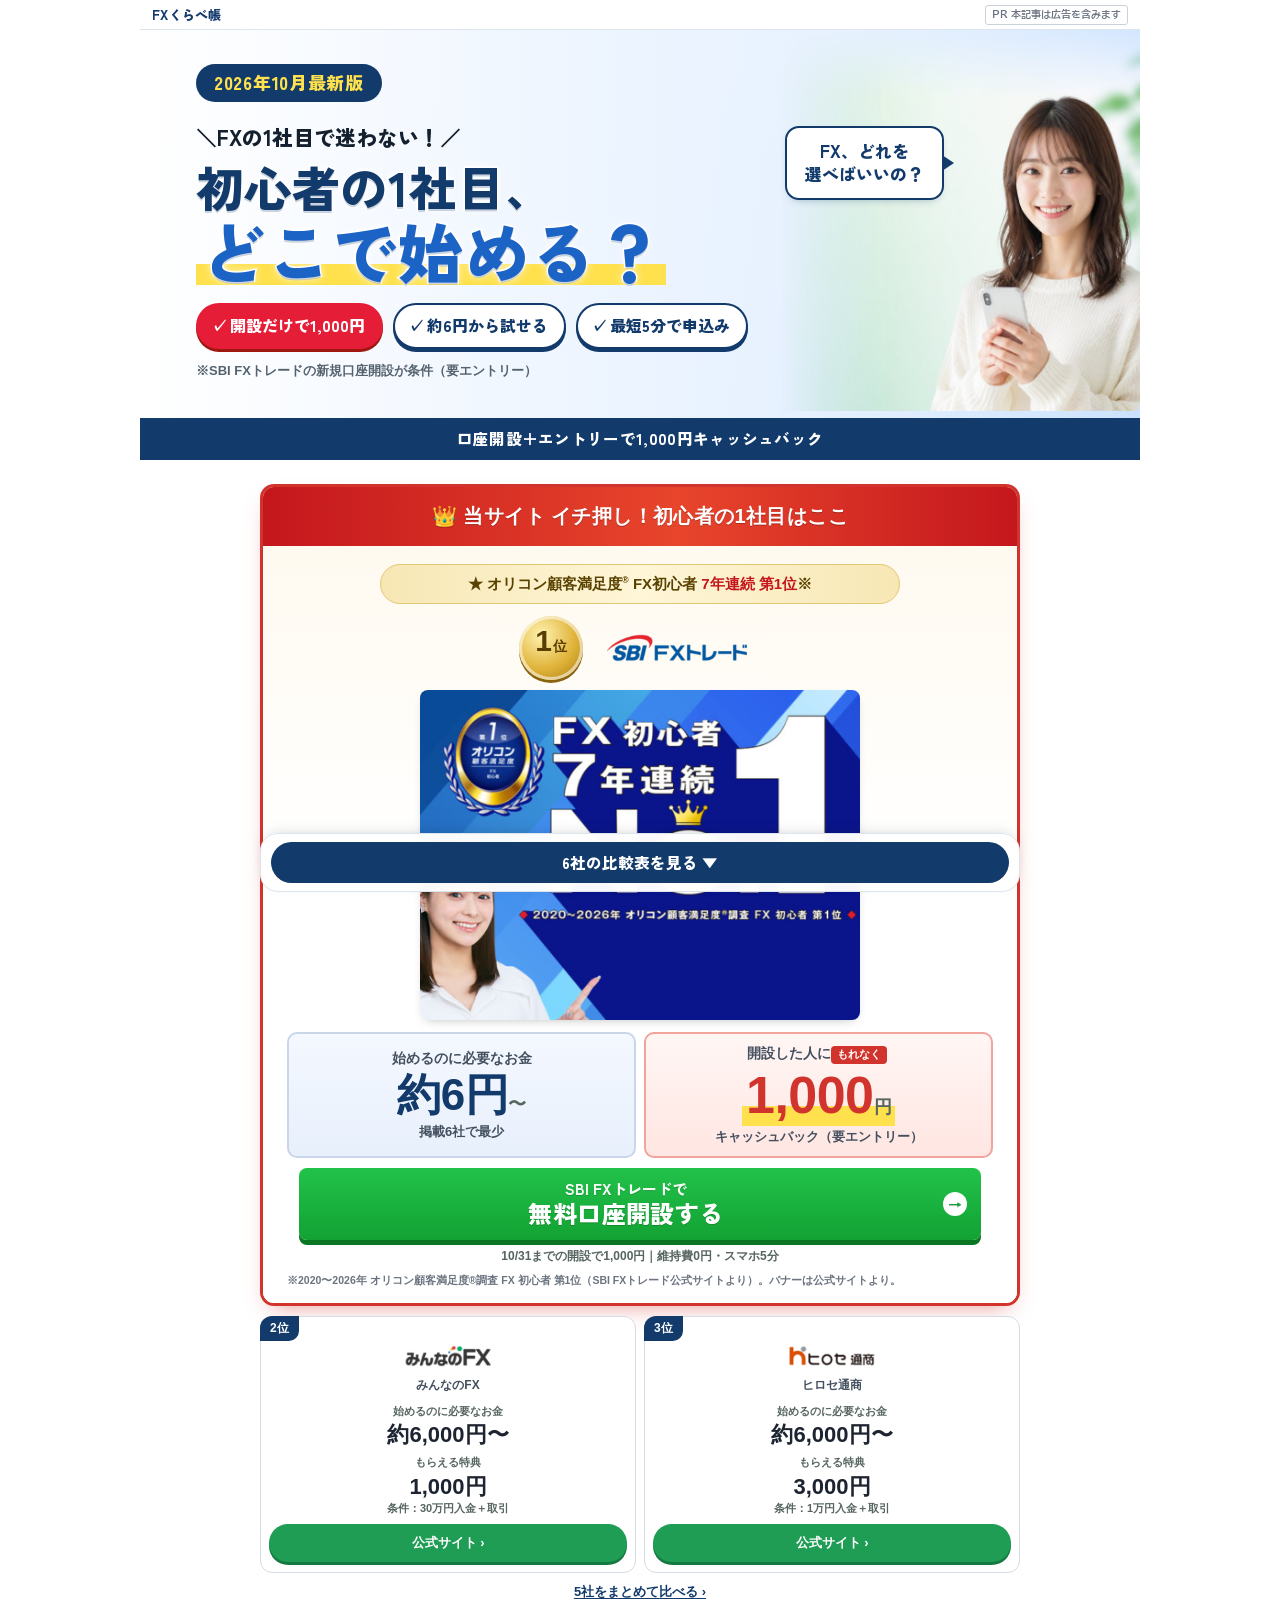
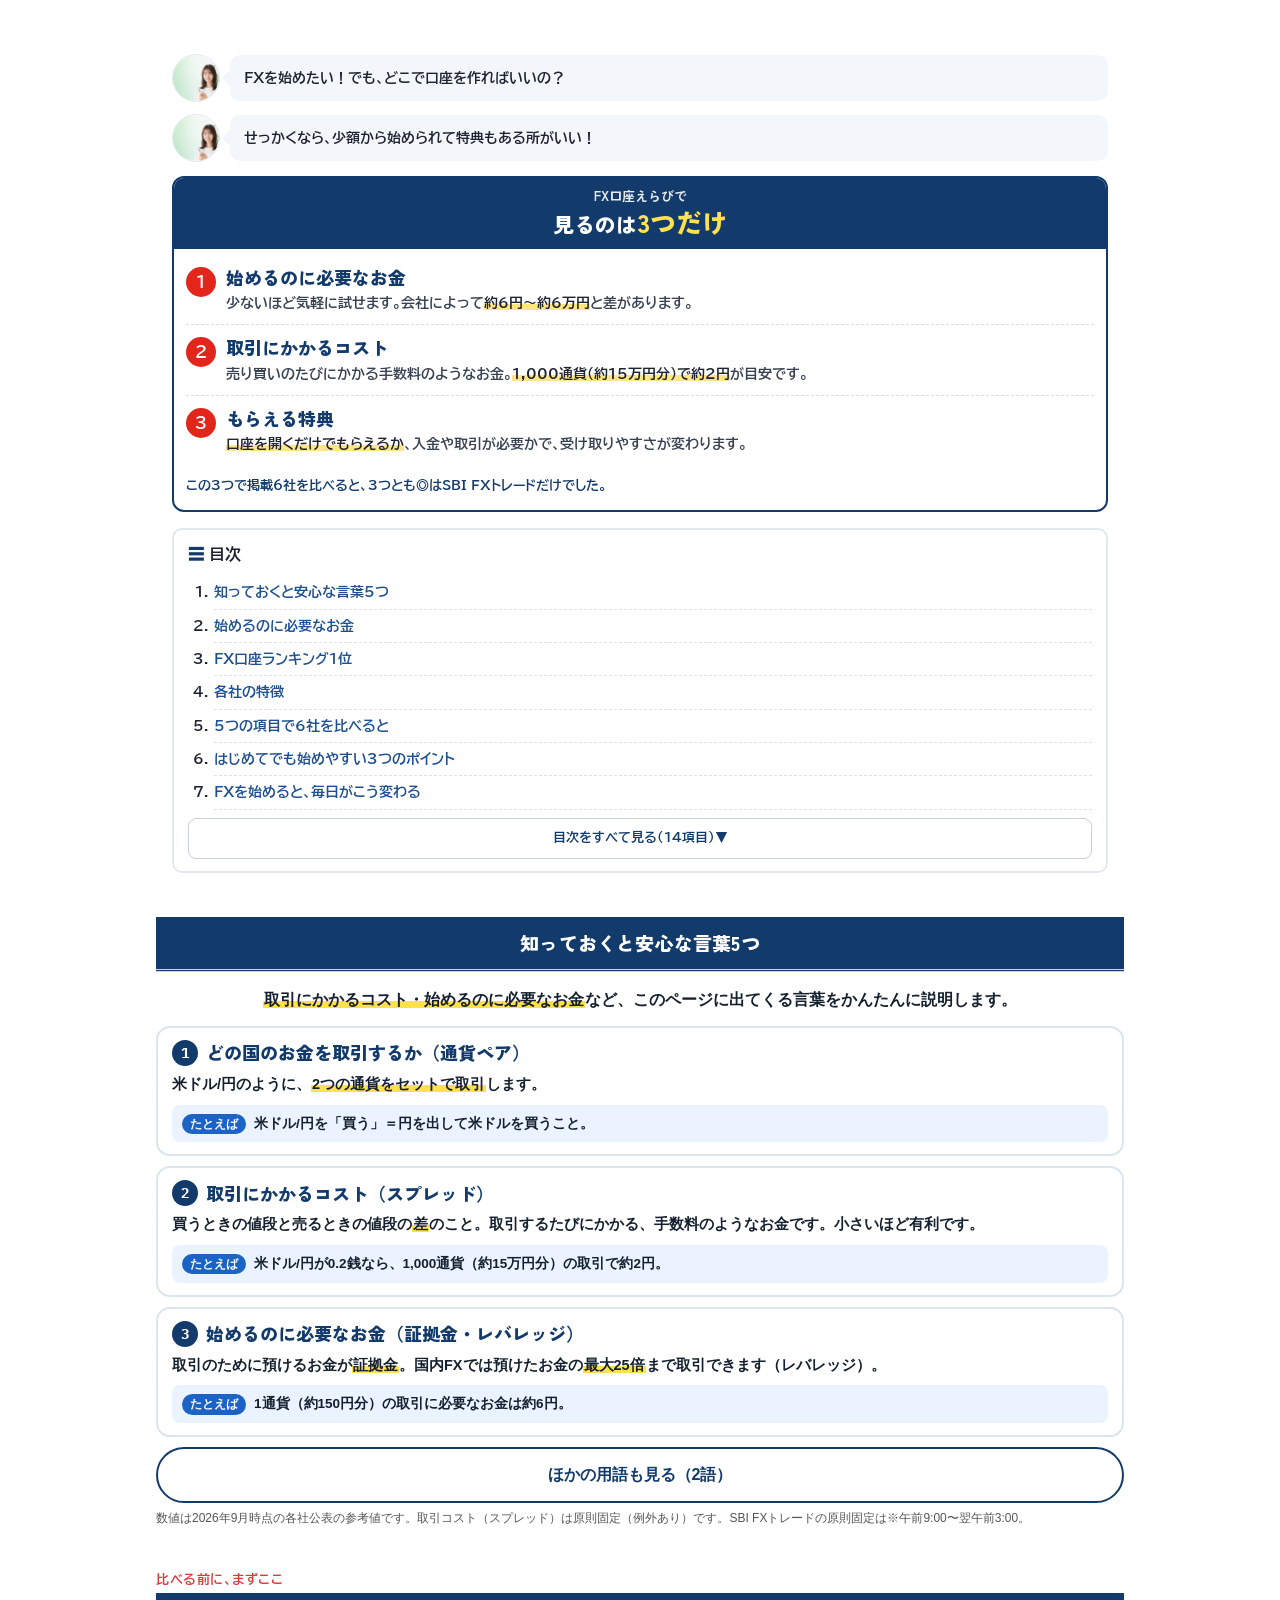
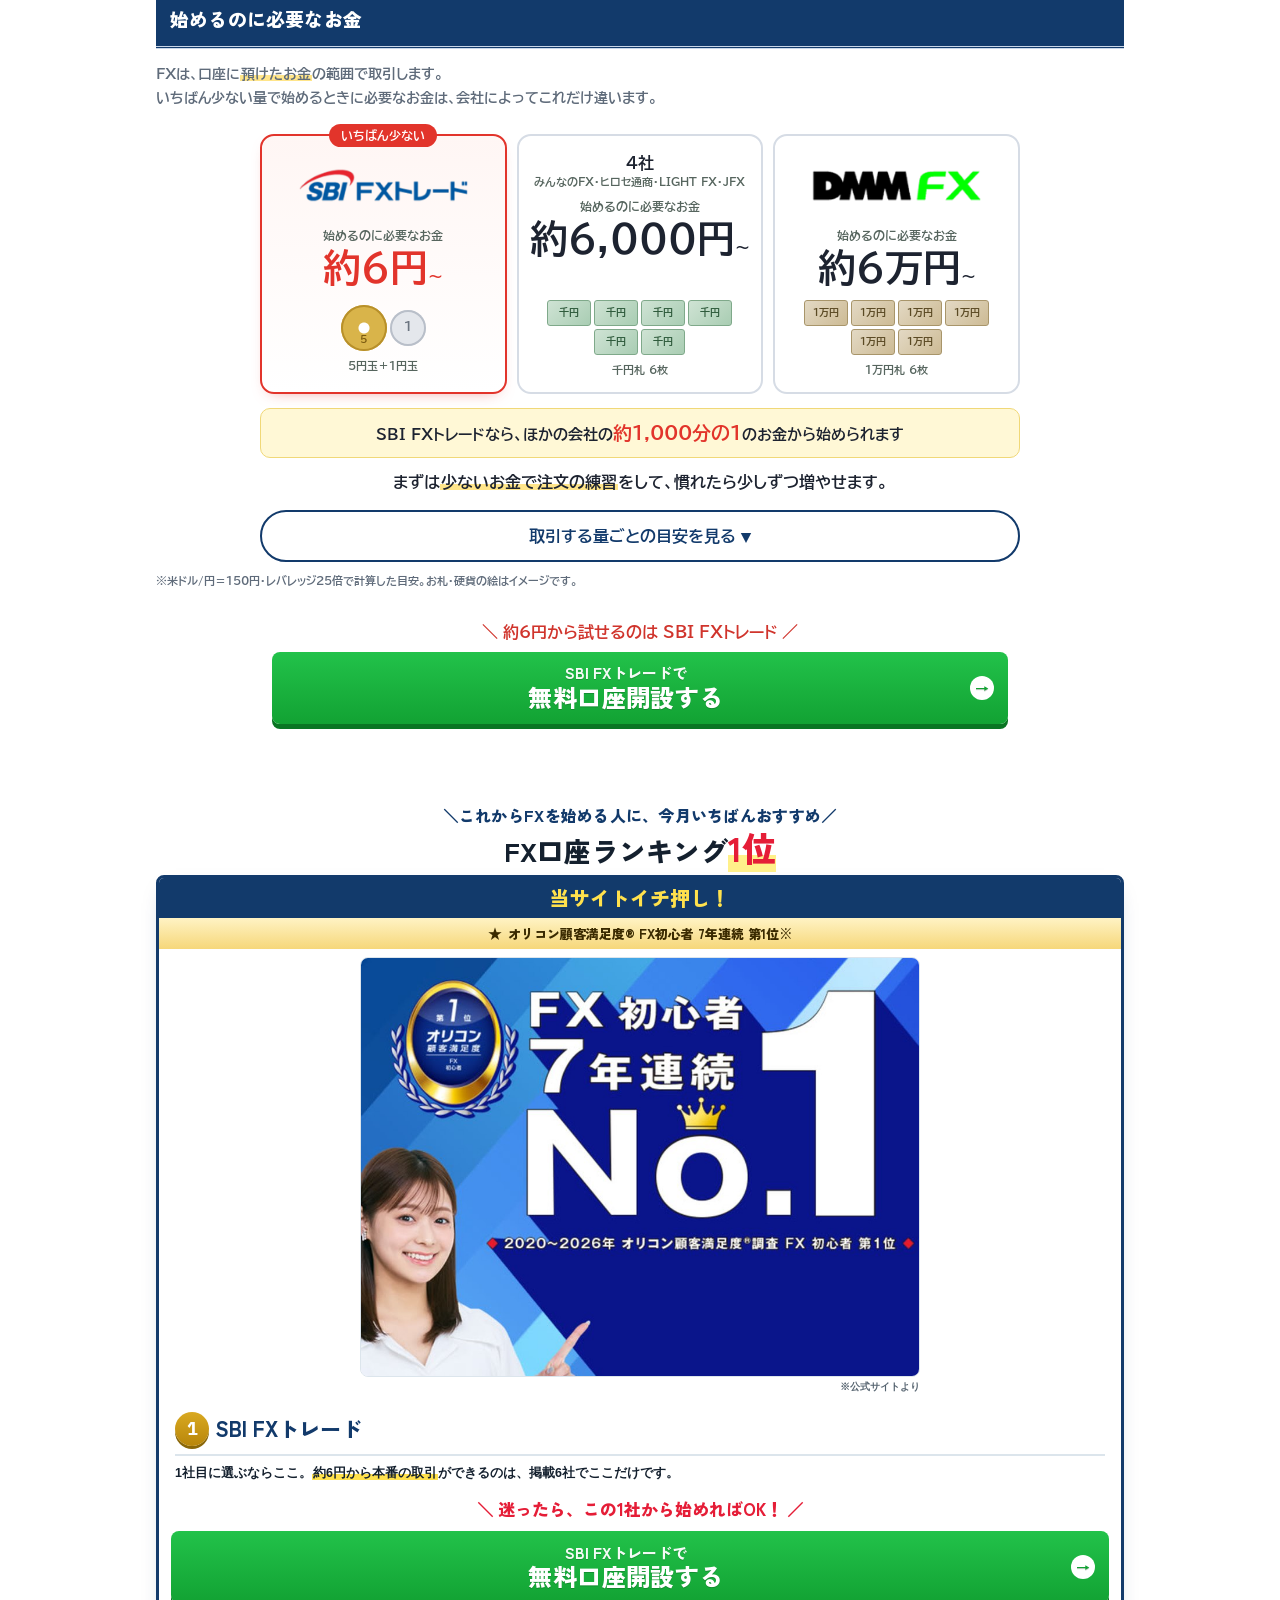
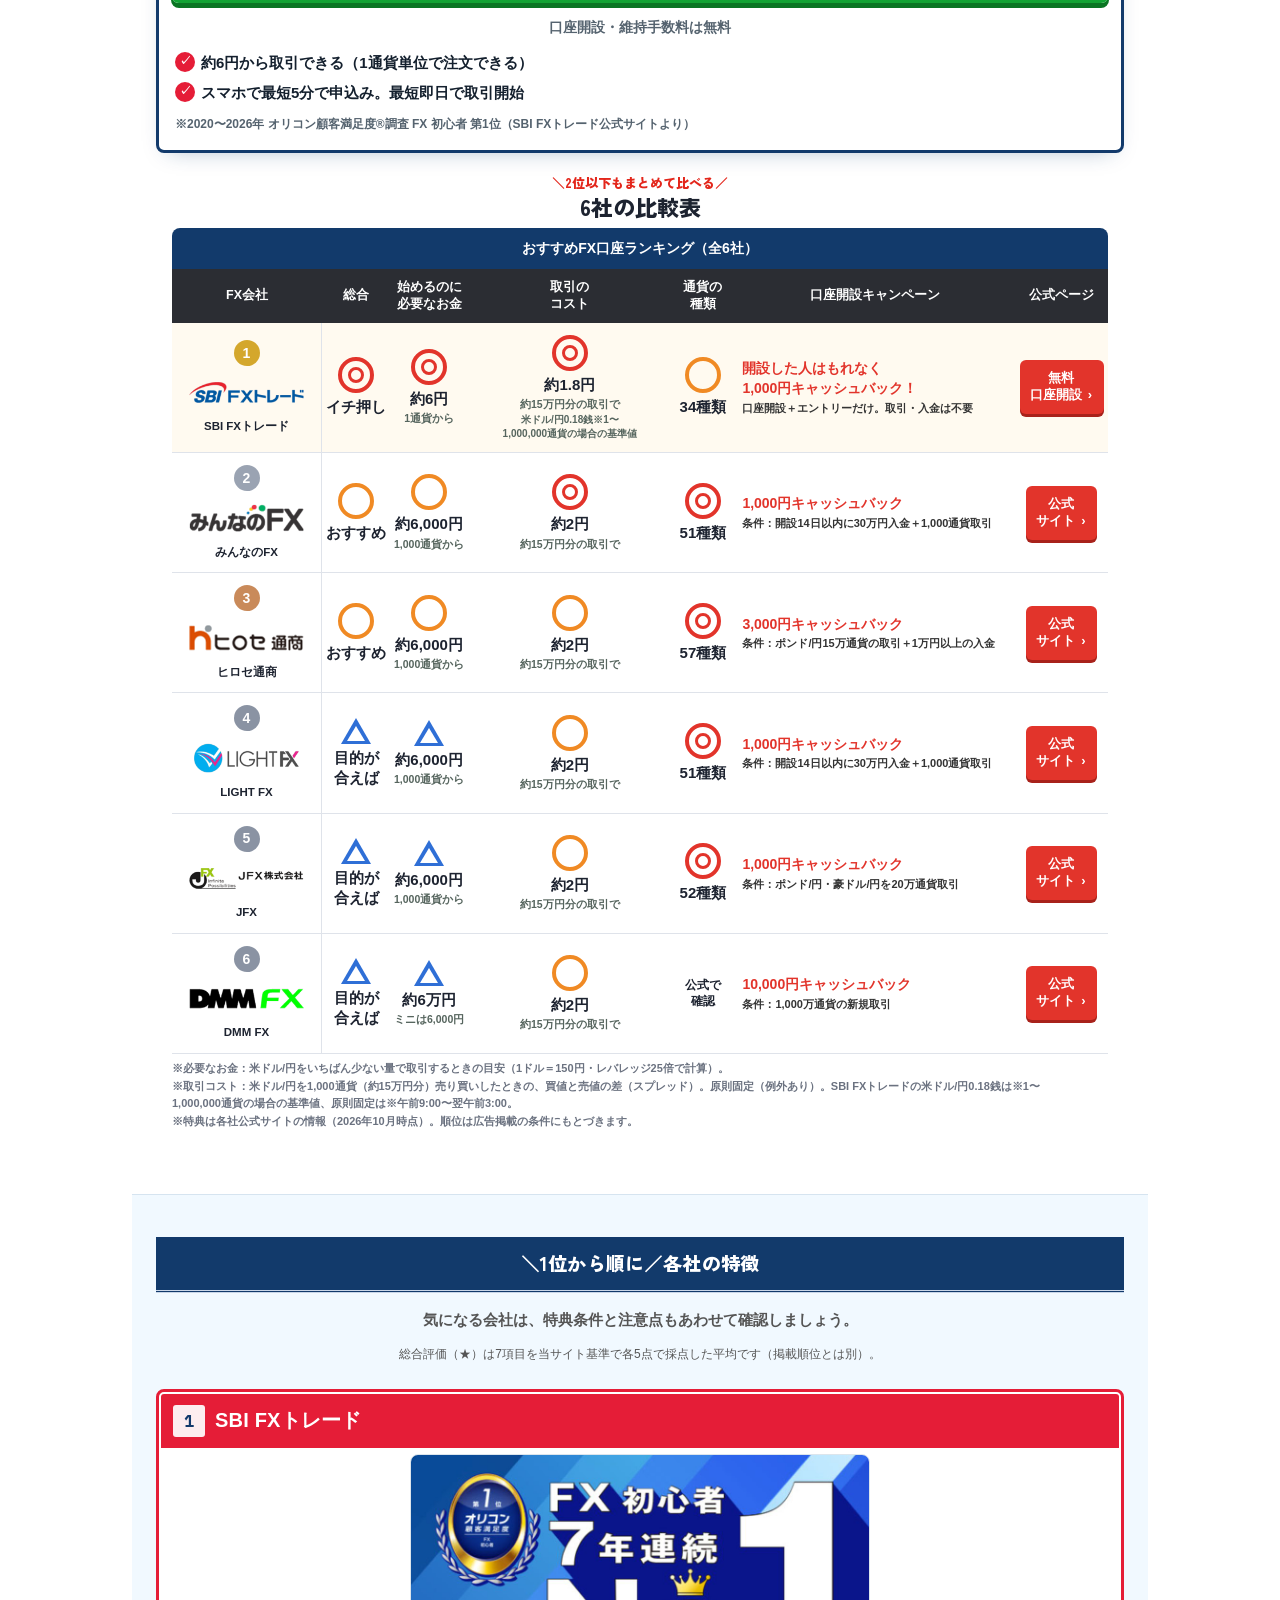
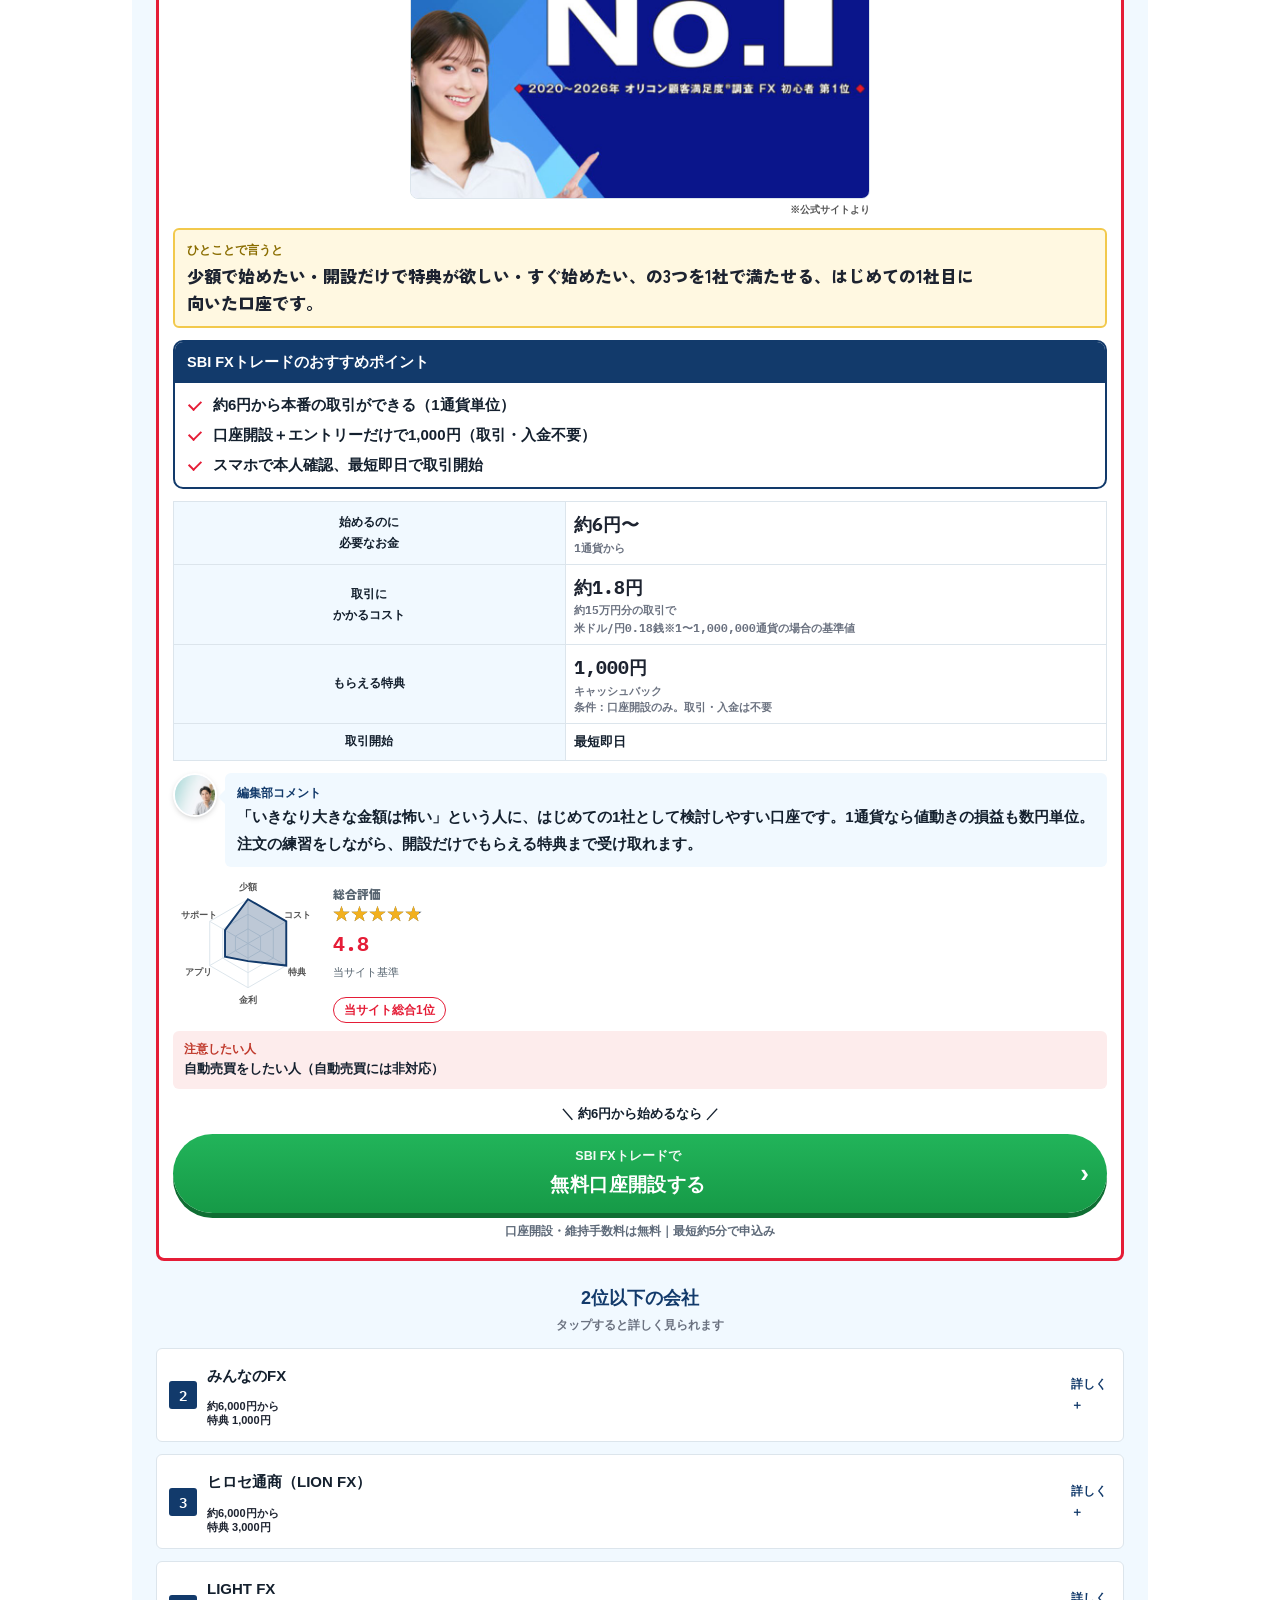
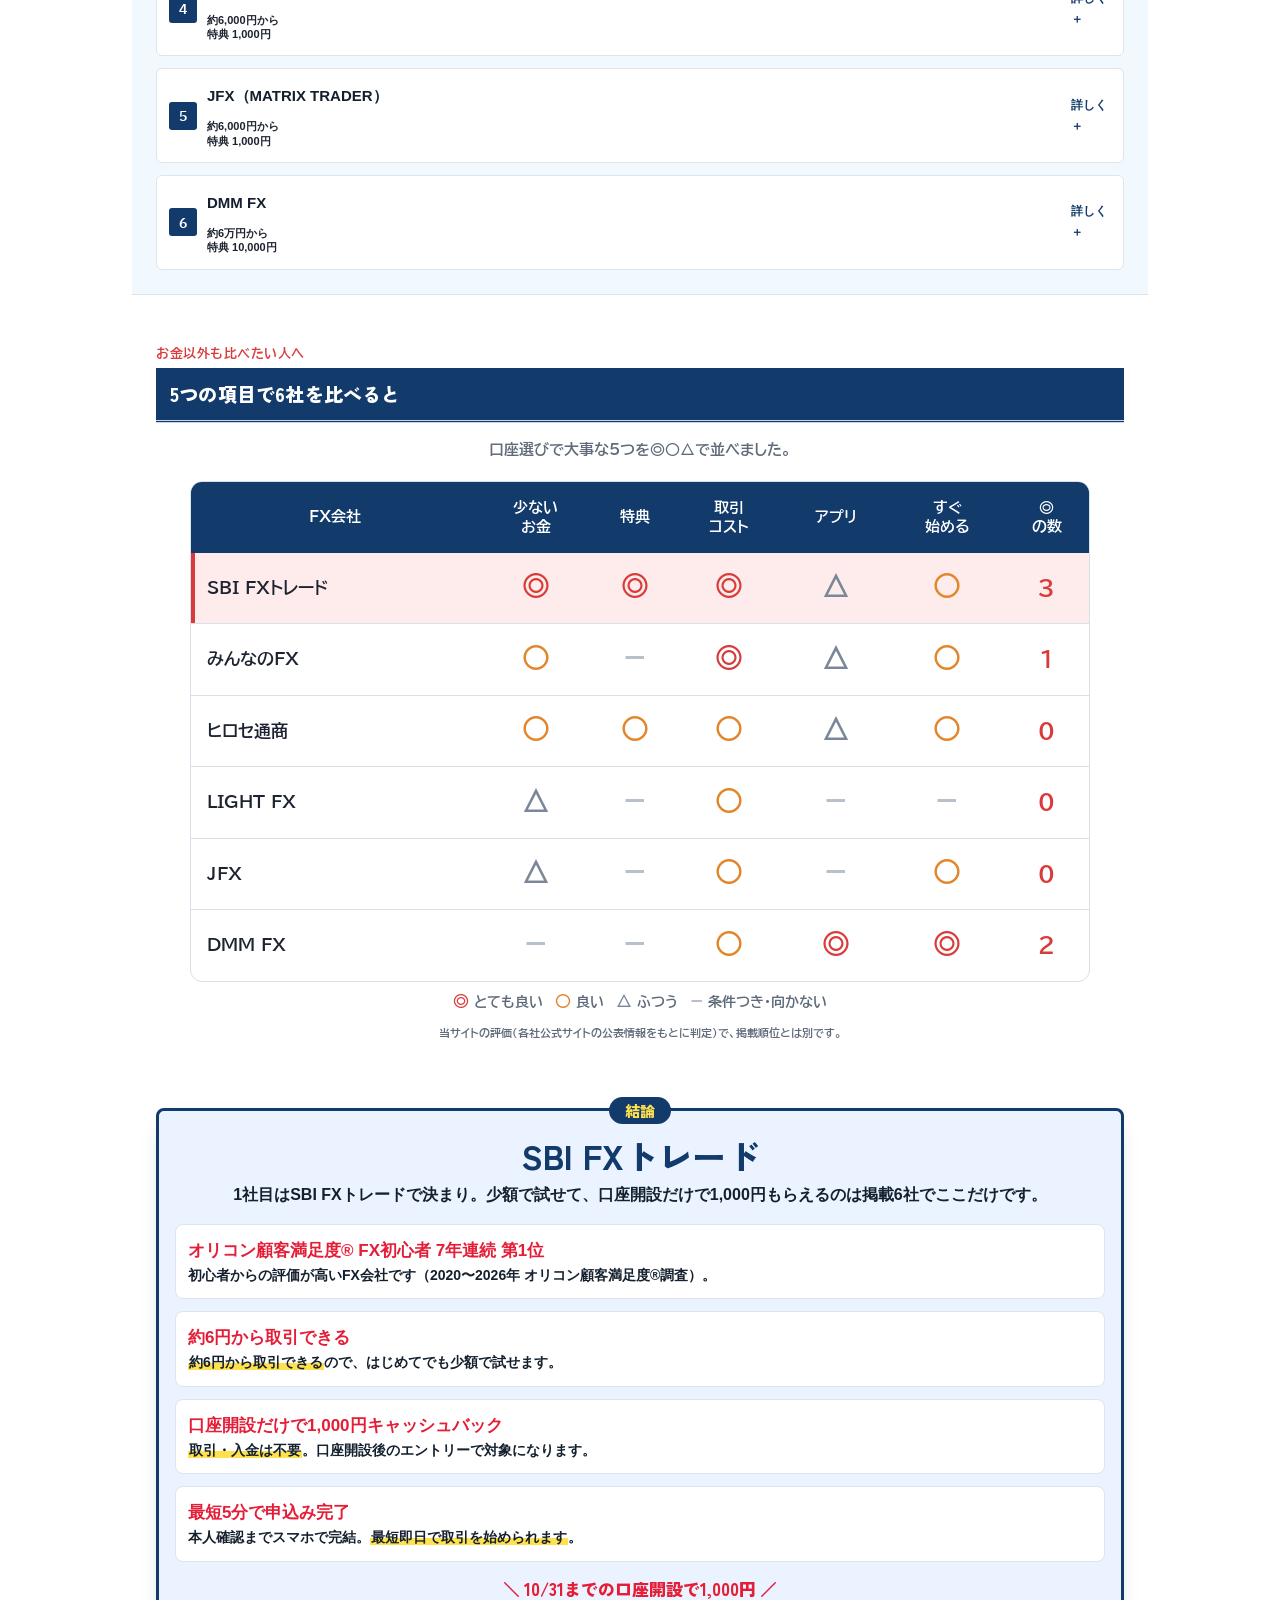
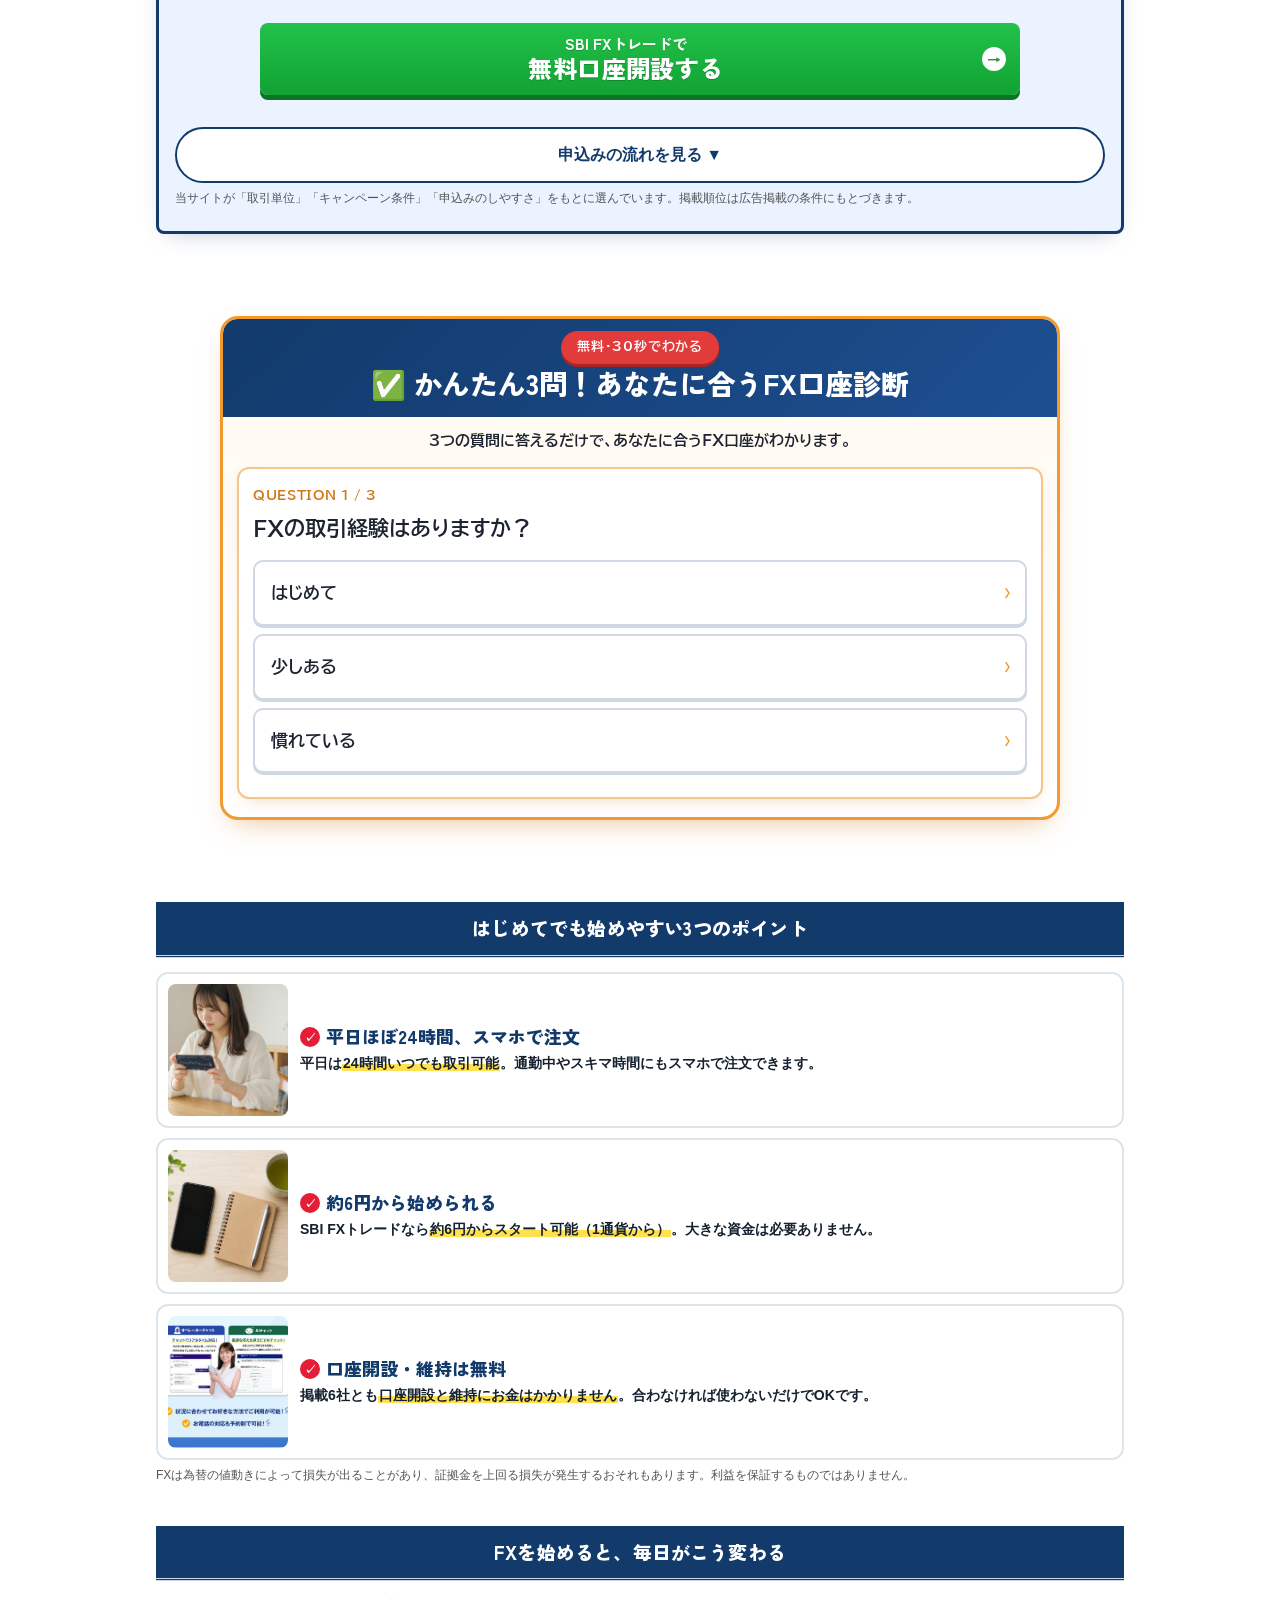
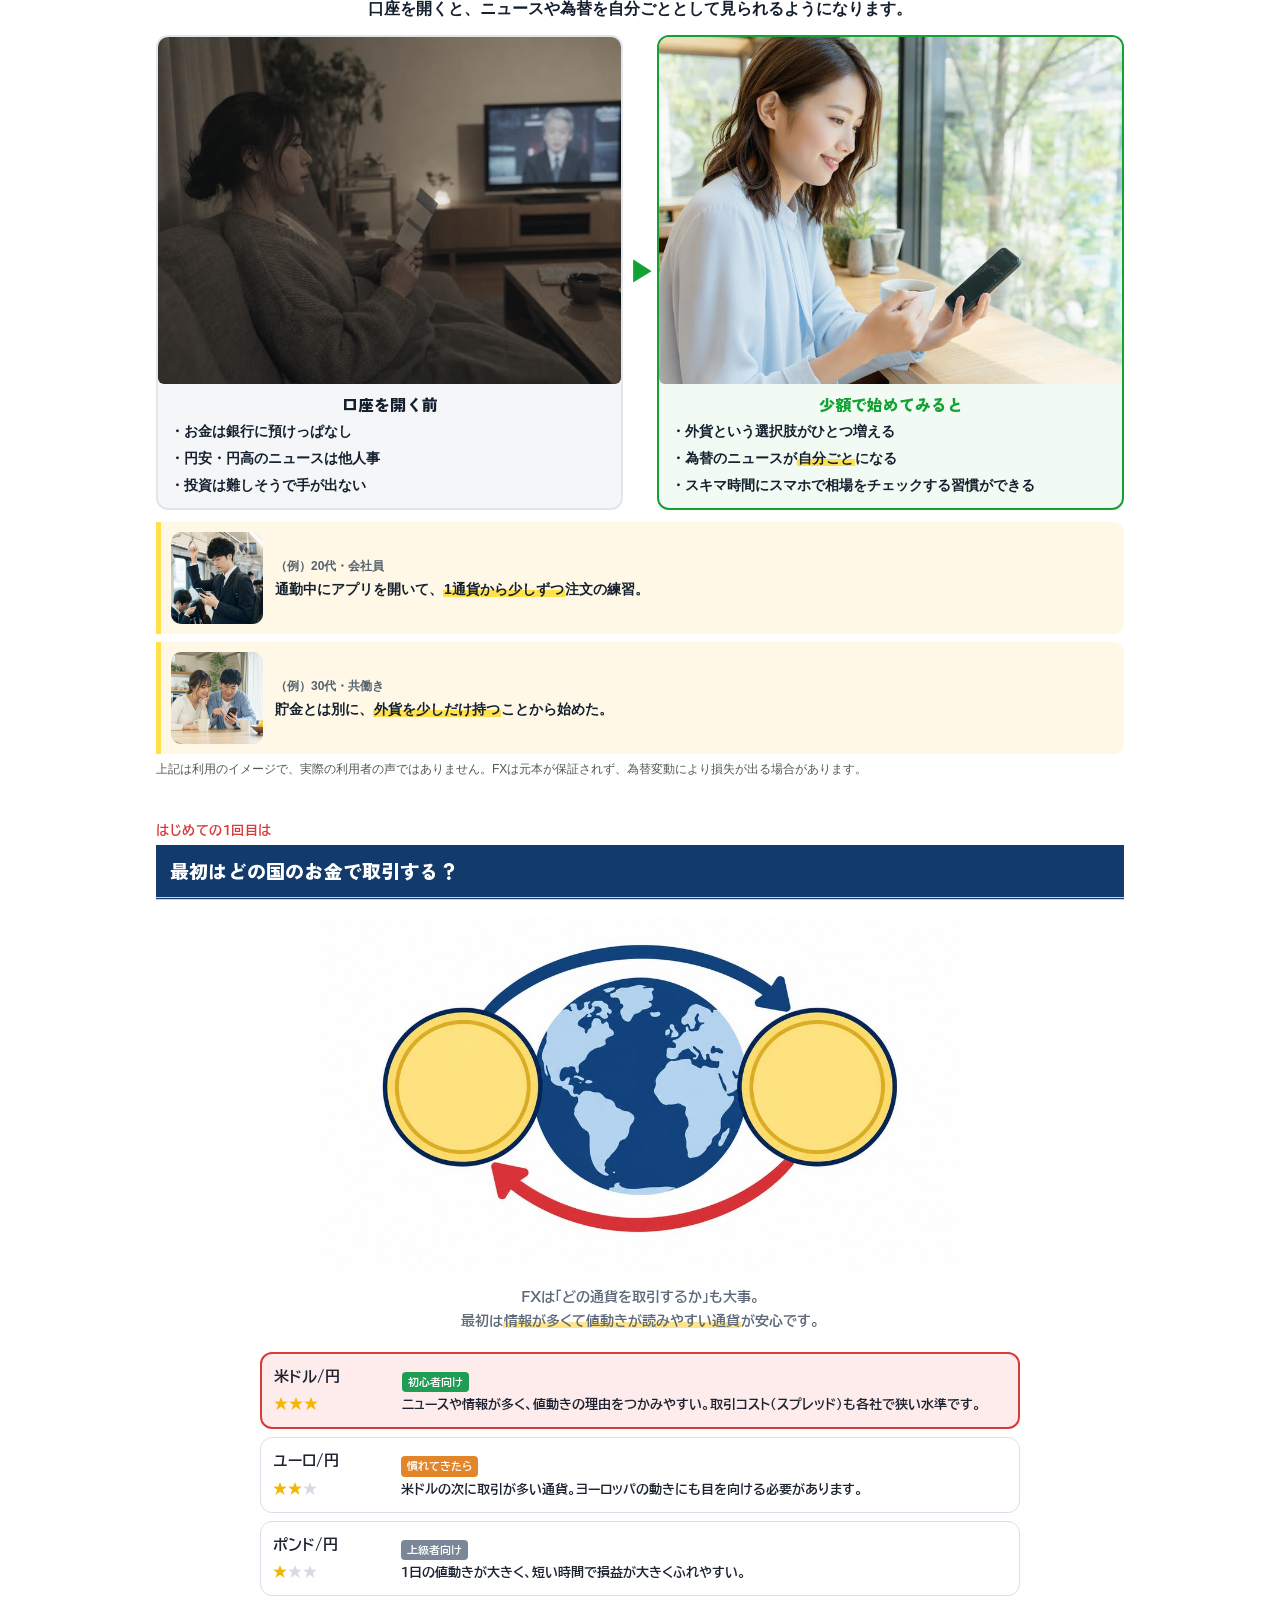
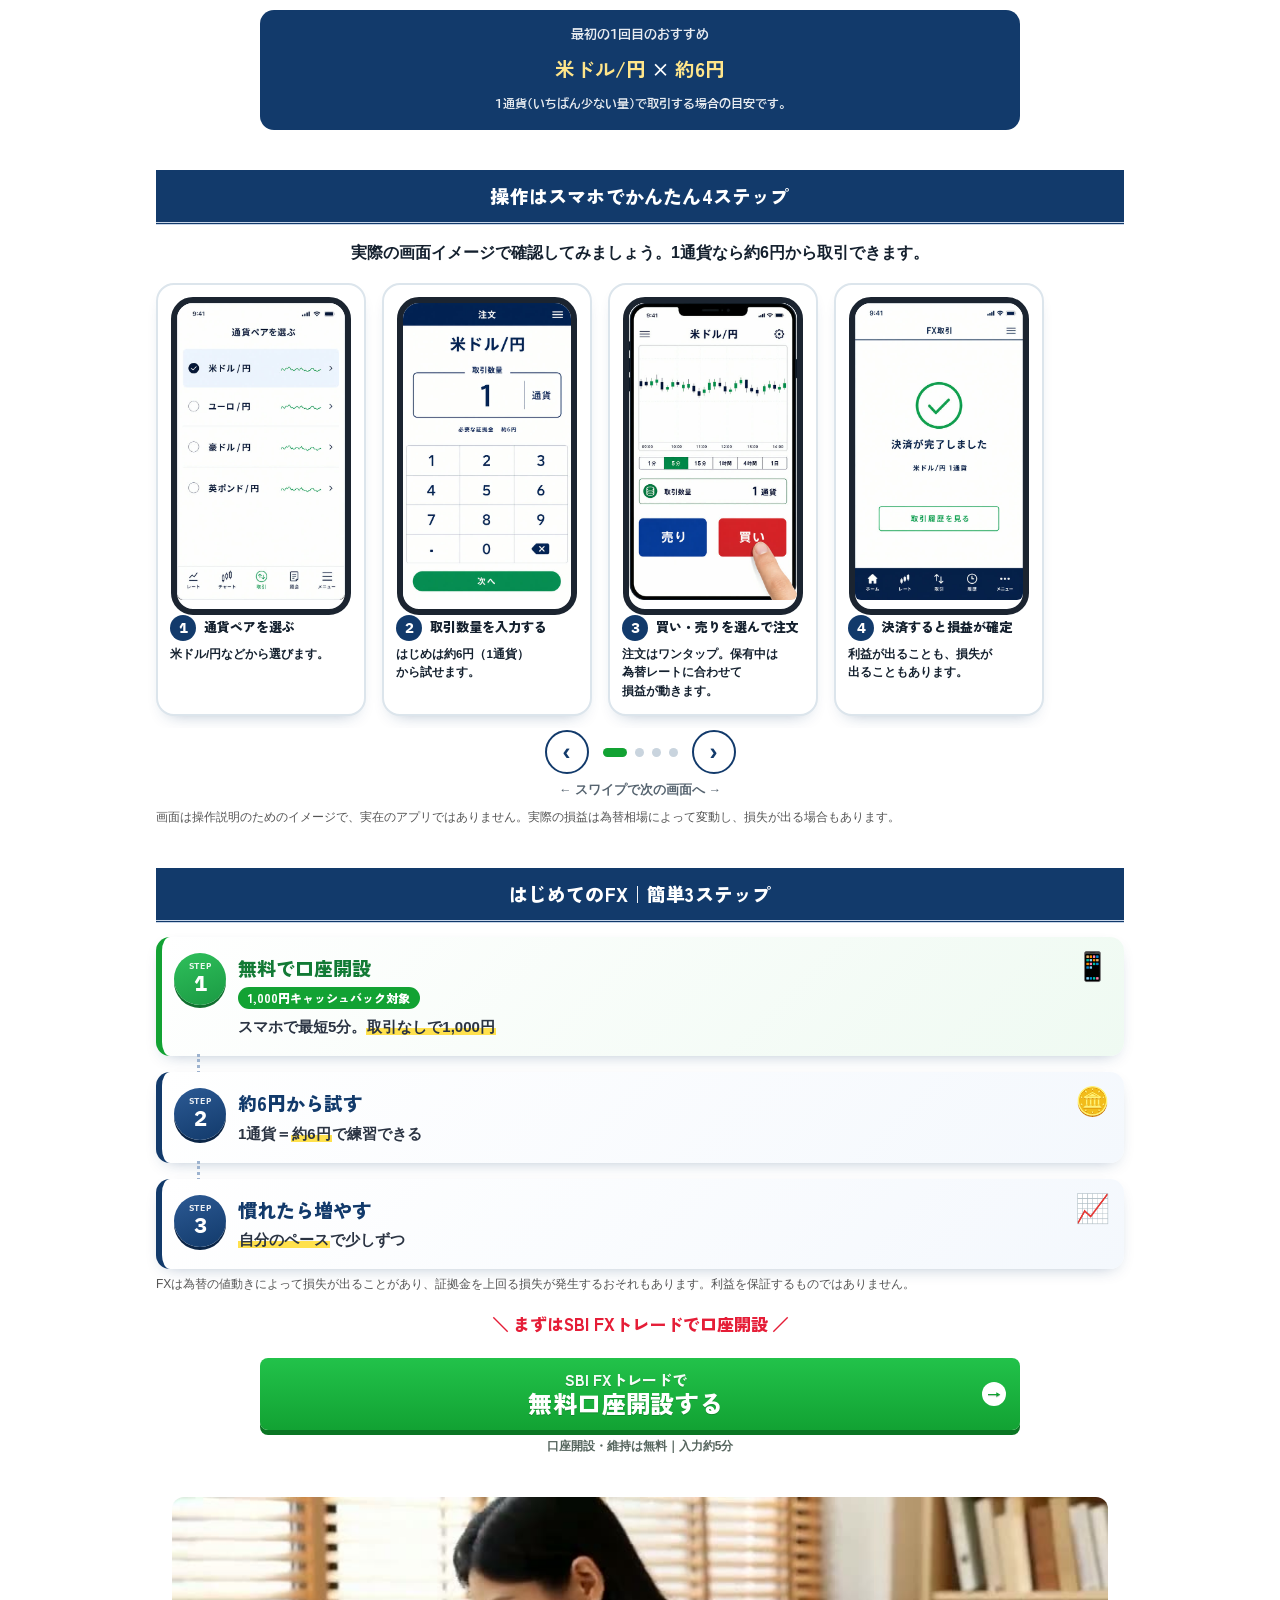
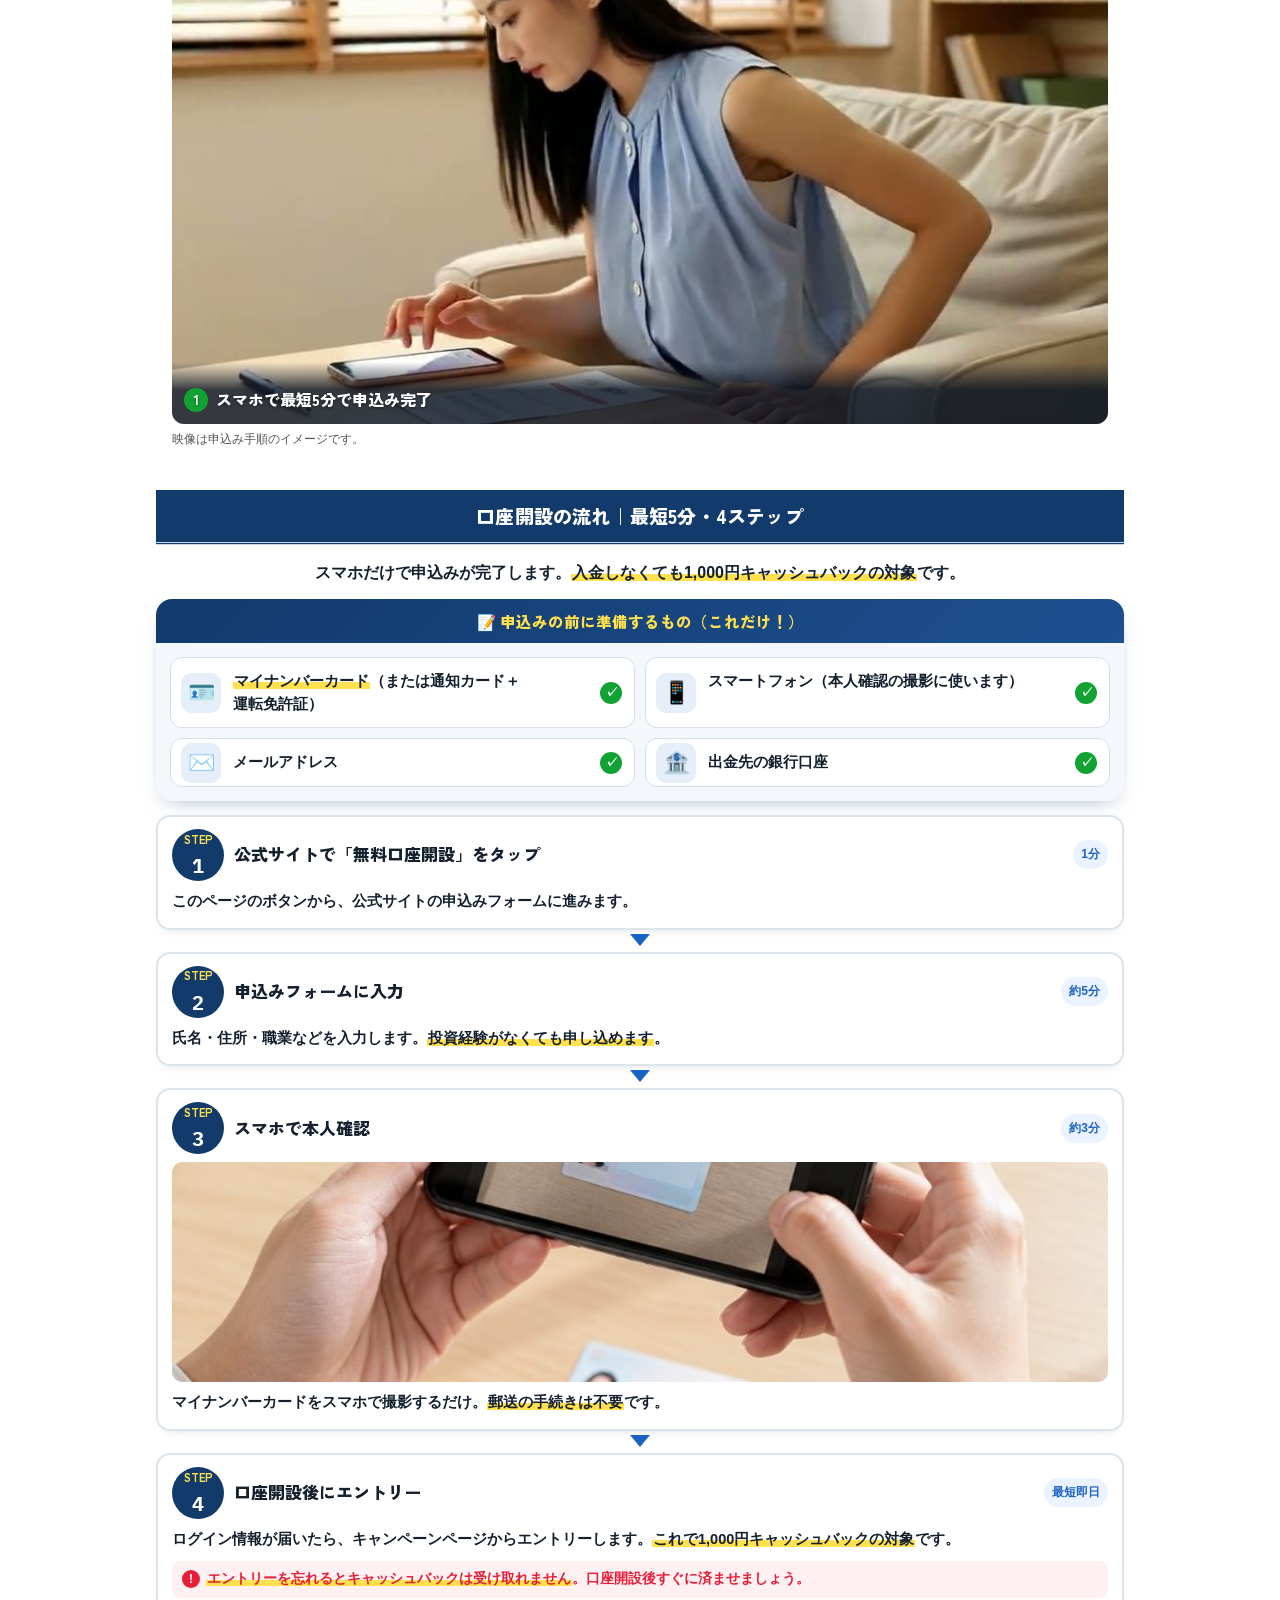
<file: r-accacc9a/index.html>
<!doctype html>
<html lang="ja" data-theme="light"><head>
<!-- Google Tag Manager -->
<script>(function(w,d,s,l,i){w[l]=w[l]||[];w[l].push({'gtm.start':
new Date().getTime(),event:'gtm.js'});var f=d.getElementsByTagName(s)[0],
j=d.createElement(s),dl=l!='dataLayer'?'&l='+l:'';j.async=true;j.src=
'https://www.googletagmanager.com/gtm.js?id='+i+dl;f.parentNode.insertBefore(j,f);
})(window,document,'script','dataLayer','GTM-5BLP3X5V');</script>
<!-- End Google Tag Manager -->

<meta charset="utf-8">
<meta name="color-scheme" content="light">
<meta name="viewport" content="width=device-width,initial-scale=1,viewport-fit=cover">
<meta name="robots" content="noindex,nofollow">
<link rel="canonical" href="https://fx-kurabecho.com/">
<meta property="og:url" content="https://fx-kurabecho.com/">
<meta property="og:type" content="article">
<meta property="og:site_name" content="FXくらべ帳">
<meta property="og:title" content="FX初心者おすすめ口座ランキング｜FXくらべ帳">
<meta property="og:image" content="https://fx-kurabecho.com/img/hero_compare.jpg">

<title>FX口座おすすめ比較｜少額から始めやすい口座を目的別に選ぶ</title>
<meta name="description" content="FX口座を、最小取引単位・スプレッド・もらえる特典・スワップで比較。3つの質問に答えると、合う口座がわかります。">
<link rel="preconnect" href="https://fonts.googleapis.com"><link rel="preconnect" href="https://fonts.gstatic.com" crossorigin>
<link rel="stylesheet" href="https://fonts.googleapis.com/css2?family=BIZ+UDPGothic:wght@400;700&family=Zen+Kaku+Gothic+New:wght@500;700;900&family=IBM+Plex+Mono:wght@500;600&display=swap">
<style>:root{
  --ground:#F3F6F4; --surface:#FFFFFF; --sunk:#E8EEEB;
  --ink:#15201B; --muted:#56655E; --rule:#D3DDD8;
  --accent:#0B6E4F; --accent-ink:#FFFFFF; --accent-soft:#DCEFE7;
  --cta:#F29A2E; --cta-ink:#1E1407; --cta-edge:#D17712;
  --caution:#A9432E; --caution-soft:#F7E6E1;
  --gold:#8A6A12; --gold-soft:#F6EDD2;
  --shadow:0 1px 0 rgba(21,32,27,.06),0 6px 18px -10px rgba(21,32,27,.25);
  --f-display:"Zen Kaku Gothic New","Hiragino Sans","Yu Gothic",sans-serif;
  --f-body:"BIZ UDPGothic","Hiragino Sans","Yu Gothic",Meiryo,sans-serif;
  --f-mono:"IBM Plex Mono",ui-monospace,Menlo,monospace;
}
@media (prefers-color-scheme: dark){
  :root:not([data-theme="light"]){
    --ground:#0E1512; --surface:#16201C; --sunk:#1D2925;
    --ink:#E4ECE8; --muted:#9AAAA3; --rule:#2A3833;
    --accent:#52C49C; --accent-ink:#0E1512; --accent-soft:#183329;
    --cta:#F4A547; --cta-ink:#1E1407; --cta-edge:#C9832C;
    --caution:#E88A72; --caution-soft:#3A221C;
    --gold:#E2C064; --gold-soft:#3A3120;
    --shadow:0 1px 0 rgba(0,0,0,.4),0 8px 20px -12px rgba(0,0,0,.7);
  }
}
:root[data-theme="dark"]{
  --ground:#0E1512; --surface:#16201C; --sunk:#1D2925;
  --ink:#E4ECE8; --muted:#9AAAA3; --rule:#2A3833;
  --accent:#52C49C; --accent-ink:#0E1512; --accent-soft:#183329;
  --cta:#F4A547; --cta-ink:#1E1407; --cta-edge:#C9832C;
  --caution:#E88A72; --caution-soft:#3A221C;
  --gold:#E2C064; --gold-soft:#3A3120;
  --shadow:0 1px 0 rgba(0,0,0,.4),0 8px 20px -12px rgba(0,0,0,.7);
}
/* 比較記事LP：最低限の骨格（レイアウトと可読性だけ。装飾は design.css） */
*{box-sizing:border-box}
html{scroll-behavior:smooth;scroll-padding-top:16px}
body{margin:0;background:var(--ground);color:var(--ink);font-family:var(--f-body);font-size:15px;line-height:1.8;padding:0 16px 96px}
.wrap{max-width:720px;margin-inline:auto}
h1,h2,h3{font-family:var(--f-display);line-height:1.35;margin:0;text-wrap:balance}
p{margin:.4em 0}
a{color:var(--accent)}
:focus-visible{outline:3px solid var(--accent);outline-offset:2px}
.num{font-family:var(--f-mono);font-variant-numeric:tabular-nums}
.fine{font-size:12px;color:var(--muted);line-height:1.6}
.sr{position:absolute;width:1px;height:1px;overflow:hidden;clip:rect(0 0 0 0)}
.sec{margin-top:40px}
.btn{display:flex;justify-content:center;align-items:center;gap:6px;min-height:48px;padding:10px 16px;border-radius:10px;background:var(--cta);color:var(--cta-ink);font-weight:700;text-decoration:none}
.btn.sub{background:var(--surface);color:var(--accent);border:2px solid var(--accent)}
.btn.xs{min-height:36px;padding:4px 10px;font-size:13px;white-space:nowrap}
.chip{min-height:40px;padding:6px 12px;border-radius:999px;border:1px solid var(--rule);background:var(--surface);color:var(--ink);font:inherit;cursor:pointer}
.chip[aria-pressed="true"]{background:var(--accent);color:var(--accent-ink);border-color:var(--accent)}
.chips,.filters,.seg{display:flex;flex-wrap:wrap;gap:8px}
.table-scroll{overflow-x:auto}
.cmp{border-collapse:collapse;min-width:640px;width:100%;font-size:13px}
.cmp th,.cmp td{padding:8px;border-bottom:1px solid var(--rule);text-align:left;vertical-align:top}
.chart{width:100%;height:auto;display:block}
.sticky-cta{position:fixed;left:0;right:0;bottom:0;padding:8px 16px;transform:translateY(110%);transition:transform .2s}
.sticky-cta.on{transform:none}
.result{display:grid;gap:12px}
@media (min-width:640px){.result{grid-template-columns:1fr 1fr}}
/* ---- 骨格：追加ブロック ---- */
img{max-width:100%;height:auto;display:block}
.shot{margin:12px 0}.shot figcaption{font-size:12px;color:var(--muted);margin-top:4px}
.shots{display:grid;gap:12px}
.benefits,.check-list,.reason-list{padding-left:1.2em}
.scenes,.review-list,.apply-steps{display:grid;gap:12px;padding:0;list-style:none}
.sample-badge{display:inline-block;font-size:12px;font-weight:700;color:#fff;background:#c0392b;padding:2px 8px;border-radius:4px}
.deadline b{color:var(--caution)}
/* 追従CTA：ゆらゆら（3.5秒ごとに小さく揺れる） */
.sticky-cta{z-index:30;background:var(--surface)}
.st-note{margin:0 0 4px;text-align:center;font-size:12px;font-weight:700}
@keyframes wobble{0%,72%,100%{transform:rotate(0)}76%{transform:rotate(-2deg) scale(1.02)}80%{transform:rotate(2deg) scale(1.02)}84%{transform:rotate(-1.5deg)}88%{transform:rotate(1deg)}92%{transform:rotate(0)}}
.btn.wobble{animation:wobble 3.5s ease-in-out infinite;transform-origin:center}
@media (prefers-reduced-motion:reduce){.btn.wobble{animation:none}}
/* 離脱防止ポップアップ */
.exit-pop{position:fixed;inset:0;z-index:50;display:grid;place-items:center;padding:16px;background:rgba(0,0,0,.55)}
.exit-pop[hidden]{display:none}
.ep-card{position:relative;max-width:360px;width:100%;background:var(--surface);border-radius:14px;padding:22px 18px 14px;display:grid;gap:10px;text-align:center}
.ep-x{position:absolute;top:6px;right:8px;width:44px;height:44px;border:0;background:none;font-size:22px;color:var(--muted);cursor:pointer}
.ep-close{border:0;background:none;color:var(--muted);text-decoration:underline;min-height:44px;cursor:pointer;font:inherit}
body.pop-open{overflow:hidden}
/* =====================================================================
   FXくらべ帳 比較記事LP デザイン v4（2026-09-18 全面整理）
   コンセプト：為替の取引帳（ledger）。深い緑＝信頼、オレンジ＝行動、
   数字は等幅で桁を揃え、罫線と面の差で情報の強弱をつける。
   ・色はトークン経由のみ（ダークモード対応）
   ・装飾は「1位カード」「結論」「CTA」に集中させ、他は静かに
   ・リスク表示の大きさは compliance.css（最後に読み込み）が担保
   ===================================================================== */

/* ---------- 追加トークン ---------- */
:root{
  --hot:#C8402B; --hot-soft:#FCEBE6; --hot-ink:#FFFFFF;
  --marker:#FFE7A3; --gold-mark:#FFE7A3;
  --band:#F7FAF8; --band-line:#E4EDE8;
  --medal1:#B08A2E; --medal2:#8C9A94; --medal3:#B07A4E;
  --banner-a:#0E7A57; --banner-b:#08452F; --banner-ink:#FFFFFF;
  --sh-sm:0 1px 2px rgba(21,32,27,.06);
  --sh-md:0 2px 4px rgba(21,32,27,.06),0 8px 20px -12px rgba(21,32,27,.28);
  --sh-lg:0 8px 30px -14px rgba(21,32,27,.45);
  --t-xs:11px; --t-sm:12.5px; --t-md:14px; --t-base:15px; --t-lg:17px; --t-xl:20px; --t-2xl:24px; --t-3xl:31px;
  --s1:4px; --s2:8px; --s3:12px; --s4:16px; --s5:24px; --s6:40px;
  --r1:8px; --r2:12px; --r3:16px; --r-pill:999px;
}
@media (prefers-color-scheme: dark){:root:not([data-theme="light"]){
  --hot:#F08268; --hot-soft:#3A221C; --hot-ink:#161616;
  --marker:#6E5714; --gold-mark:#6E5714;
  --band:#131C18; --band-line:#22302B;
  --medal1:#D9B55B; --medal2:#9DACA5; --medal3:#C08A5E;
  --banner-a:#12805C; --banner-b:#072E20;
  --sh-sm:0 1px 2px rgba(0,0,0,.5);
  --sh-md:0 2px 4px rgba(0,0,0,.4),0 8px 20px -12px rgba(0,0,0,.8);
  --sh-lg:0 8px 30px -14px rgba(0,0,0,.9);
}}
:root[data-theme="dark"]{
  --hot:#F08268; --hot-soft:#3A221C; --hot-ink:#161616;
  --marker:#6E5714; --gold-mark:#6E5714;
  --band:#131C18; --band-line:#22302B;
  --medal1:#D9B55B; --medal2:#9DACA5; --medal3:#C08A5E;
  --banner-a:#12805C; --banner-b:#072E20;
}

/* ---------- 土台 ---------- */
body{
  padding-inline:var(--s4);
  background:var(--ground);
  font-size:var(--t-base);
  line-height:1.8;
  -webkit-text-size-adjust:100%;
}
.wrap{max-width:720px}
p{margin:.35em 0}
a{color:var(--accent);text-underline-offset:2px}
button,a{-webkit-tap-highlight-color:transparent}
:focus-visible{outline:3px solid var(--accent);outline-offset:2px;border-radius:4px}
.num{font-family:var(--f-mono);font-variant-numeric:tabular-nums;letter-spacing:-.01em}
.fine{font-size:var(--t-xs);line-height:1.65;color:var(--muted);margin:.5em 0}
.fine.center{text-align:center}
.center{text-align:center}
.sr{position:absolute;width:1px;height:1px;overflow:hidden;clip:rect(0 0 0 0)}
.sec{margin-top:var(--s6);scroll-margin-top:var(--s3)}
img{border-radius:var(--r1)}

/* 見出し */
.sec-h{
  display:flex;align-items:center;gap:var(--s2);
  font-size:var(--t-xl);font-weight:900;line-height:1.4;margin-bottom:var(--s3);
}
.sec-h.center{display:block;text-align:center;font-size:var(--t-xl);line-height:1.5}
.sec-h.center em{font-style:normal;background:linear-gradient(transparent 58%,var(--marker) 58%);padding-inline:2px}
.tag{
  flex:none;font-size:var(--t-xs);font-weight:900;letter-spacing:.04em;
  background:var(--accent);color:var(--accent-ink);border-radius:var(--r1);padding:3px 8px;
}
.sec-lead{margin:0 0 var(--s3);font-size:var(--t-md);color:var(--muted);line-height:1.75}
.sec-lead.center{text-align:center}

/* ---------- ボタン ---------- */
.btn{
  display:flex;align-items:center;justify-content:center;gap:6px;
  min-height:54px;padding:12px var(--s4);border-radius:var(--r2);
  background:linear-gradient(180deg,color-mix(in srgb,var(--cta) 92%,#fff),var(--cta));
  color:var(--cta-ink);font-family:var(--f-display);font-weight:900;font-size:16px;
  text-decoration:none;box-shadow:0 3px 0 var(--cta-edge),var(--sh-sm);
  transition:transform .12s ease,box-shadow .12s ease;
}
.btn:active{transform:translateY(3px);box-shadow:0 0 0 var(--cta-edge)}
.btn .arrow{font-family:var(--f-mono)}
.btn.sub{background:var(--surface);color:var(--accent);border:2px solid var(--accent);box-shadow:none;min-height:46px;font-size:var(--t-md)}
.btn.sm{min-height:44px;font-size:13px;padding-inline:var(--s2)}
.btn.xs{min-height:38px;font-size:12.5px;padding:4px 10px;white-space:nowrap;border-radius:var(--r1);box-shadow:0 2px 0 var(--cta-edge)}
.btn.big{min-height:58px;font-size:17px}
.micro{margin:var(--s3) 0 6px;text-align:center;font-size:13px;font-weight:700}
.cta-block{margin-top:var(--s5);padding:var(--s3);border-radius:var(--r2);background:var(--gold-soft)}
.cta-block .micro{margin-top:0}
.cta-row{margin-top:var(--s3)}
@keyframes wobble{0%,72%,100%{transform:rotate(0)}76%{transform:rotate(-2deg) scale(1.02)}80%{transform:rotate(2deg) scale(1.02)}84%{transform:rotate(-1.4deg)}88%{transform:rotate(.8deg)}92%{transform:rotate(0)}}
.wobble{animation:wobble 3.6s ease-in-out infinite;transform-origin:center}
@media (prefers-reduced-motion:reduce){.wobble{animation:none}.btn{transition:none}}

/* チェックリスト */
.checks,.check-list,.reason-list,.tp-points{list-style:none;margin:var(--s2) 0;padding:0;display:grid;gap:6px}
.checks li,.reason-list li,.tp-points li{position:relative;padding-left:26px;font-size:var(--t-md);line-height:1.6;font-weight:700}
.checks li::before,.reason-list li::before,.tp-points li::before{
  content:"";position:absolute;left:2px;top:.42em;width:10px;height:6px;
  border-left:2.5px solid var(--hot);border-bottom:2.5px solid var(--hot);transform:rotate(-45deg);
}
.tp-points li{font-weight:400;font-size:13px}
.tp-points li::before{border-color:var(--accent)}
.check-list li{
  position:relative;padding:10px 12px 10px 36px;background:var(--surface);
  border:1px solid var(--rule);border-radius:var(--r1);font-size:var(--t-md);font-weight:400;
}
.check-list li::before{content:"";position:absolute;left:14px;top:18px;width:10px;height:6px;border-left:2.5px solid var(--accent);border-bottom:2.5px solid var(--accent);transform:rotate(-45deg)}

/* ---------- ヘッダーとヒーロー ---------- */
.art-head{display:flex;justify-content:space-between;align-items:center;gap:var(--s3);padding:10px 0 8px}
.brand{font-family:var(--f-display);font-size:18px;font-weight:900;color:var(--accent);white-space:nowrap}
.pr-line{display:flex;align-items:center;justify-content:flex-end;gap:6px;color:var(--muted);font-size:var(--t-sm);line-height:1.4;text-align:right}
.pr{display:inline-flex;align-items:center;min-height:20px;padding:0 6px;border:1px solid var(--rule);border-radius:4px;color:var(--muted);font-family:var(--f-mono);font-size:10px;font-weight:600;line-height:1}
.preview-bar{background:var(--gold-soft);color:var(--ink);font-size:var(--t-sm);line-height:1.5;padding:6px var(--s4);margin-inline:calc(var(--s4) * -1);text-align:center}
.preview-bar a{font-weight:700}

.hero-banner{
  margin:var(--s2) calc(var(--s4) * -1) 0;padding:var(--s5) var(--s4) var(--s4);
  color:var(--banner-ink);text-align:center;position:relative;overflow:hidden;isolation:isolate;
  background:
    repeating-linear-gradient(115deg,rgba(255,255,255,.05) 0 2px,transparent 2px 9px),
    radial-gradient(120% 90% at 78% 6%,rgba(255,255,255,.14),transparent 60%),
    linear-gradient(158deg,var(--banner-a),var(--banner-b));
}
.hero-banner::after{content:"";position:absolute;inset:auto -30px -60px auto;width:190px;height:190px;border-radius:50%;background:rgba(255,255,255,.06);z-index:-1}
.hb-ribbon{display:inline-block;margin:0;background:var(--marker);color:#1E1407;font-family:var(--f-display);font-weight:900;font-size:13px;padding:3px 14px;border-radius:var(--r-pill)}
.hb-sub{margin:10px 0 2px;font-weight:700;font-size:var(--t-md)}
.hb-title{margin:0;font-family:var(--f-display);font-weight:900;font-size:var(--t-3xl);line-height:1.22;letter-spacing:.01em;text-shadow:0 2px 0 rgba(0,0,0,.18)}
.hb-badges{list-style:none;margin:var(--s3) 0 0;padding:0;display:flex;justify-content:center;gap:6px;flex-wrap:wrap}
.hb-badges li{font-size:var(--t-sm);font-weight:700;background:rgba(255,255,255,.14);border:1px solid rgba(255,255,255,.34);border-radius:6px;padding:3px 9px}
.hb-badges li::before{content:"☑ "}

.fv{display:grid;gap:10px;padding:var(--s3) 0 var(--s1)}
.fv h1{font-size:23px;font-weight:900;line-height:1.4}
.fv .fv-h{font-size:19px;font-weight:900;line-height:1.45;margin:0}
.fv h1 em,.fv .fv-h em{font-style:normal;background:linear-gradient(transparent 60%,var(--gold-mark) 60%);padding-inline:2px}
.fv .lead{margin:0;font-size:var(--t-md);color:var(--muted);line-height:1.75}
.eyebrow{margin:0;color:var(--accent);font-size:var(--t-sm);font-weight:700}
.byline{display:flex;flex-wrap:wrap;gap:10px;font-size:var(--t-xs);color:var(--muted)}
.lead{font-size:var(--t-md)}
.benefits{list-style:none;margin:0;padding:0;display:flex;flex-wrap:wrap;gap:6px}
.benefits li{font-size:var(--t-sm);font-weight:700;background:var(--accent-soft);color:var(--accent);border-radius:var(--r1);padding:4px 9px}
.more-link{justify-self:center;display:inline-flex;align-items:center;min-height:44px;padding:8px 14px;font-size:13px;font-weight:700;text-decoration:none;border-bottom:2px solid var(--accent-soft)}

/* 数字3つ */
.facts{display:grid;grid-template-columns:repeat(3,minmax(0,1fr));margin:0;border:1px solid var(--rule);border-radius:var(--r1);overflow:hidden;background:var(--surface)}
.facts div{padding:7px 8px;display:grid;gap:1px;min-width:0}
.facts div + div{border-left:1px solid var(--rule)}
.facts dt{font-size:var(--t-xs);color:var(--muted)}
.facts dd{margin:0;font-family:var(--f-mono);font-size:var(--t-base);font-weight:600;font-variant-numeric:tabular-nums;white-space:nowrap;overflow:hidden;text-overflow:ellipsis}
.deadline{display:flex;justify-content:space-between;align-items:center;gap:var(--s2);margin:0;font-size:var(--t-sm);padding:7px 10px;border-radius:var(--r1);background:var(--hot-soft)}
.deadline b{color:var(--hot);font-size:13px}
.deadline b .num{font-size:18px;margin-inline:3px}

/* FV-B：TOP3 */
.top3{list-style:none;margin:2px 0 0;padding:0;display:grid}
.t3{display:grid;gap:7px;padding:var(--s3) 2px;border-top:1px solid var(--rule)}
.t3.is-first{padding:var(--s3);border:2px solid var(--accent);border-radius:var(--r2);background:var(--surface);box-shadow:var(--sh-md)}
.t3.is-first + .t3{border-top:0}
.t3.is-first .facts{background:var(--accent-soft);border-color:transparent}
.t3.is-first .facts div + div{border-left-color:color-mix(in srgb,var(--accent) 22%,transparent)}
.t3-head{display:flex;align-items:center;gap:var(--s2)}
.medal{flex:none;width:28px;height:28px;border-radius:50%;display:grid;place-items:center;font-family:var(--f-mono);font-size:14px;font-weight:600;color:#fff;background:var(--medal2)}
.t3:nth-child(1) .medal{background:var(--medal1)}
.t3:nth-child(3) .medal{background:var(--medal3)}
.t3-name{margin:0;font-family:var(--f-display);font-weight:900;font-size:18px}
.t3-badge{margin-left:auto;font-size:var(--t-xs);font-weight:700;color:var(--accent);border:1px solid var(--accent);border-radius:var(--r-pill);padding:2px 9px;white-space:nowrap}
.t3-why{margin:0;font-size:13px;line-height:1.55}
.t3:not(.is-first) .t3-why{color:var(--muted)}
.t3:not(.is-first) .facts dd{font-size:var(--t-md)}

/* 目的から選ぶ（FV下のリンク） */
.role-links{background:var(--surface);border:1px solid var(--rule);border-radius:var(--r2);padding:10px}
.rl-t{margin:0 0 6px;font-weight:900;font-size:13px;text-align:center}
.rl{display:grid;grid-template-columns:repeat(auto-fit,minmax(104px,1fr));gap:6px}
.rl a{display:grid;align-content:center;min-height:46px;padding:6px 4px;text-align:center;text-decoration:none;color:var(--ink);background:var(--accent-soft);border-radius:var(--r1);font-size:var(--t-sm);font-weight:900;line-height:1.35}
.rl a small{font-size:10px;font-weight:700;color:var(--muted)}

/* FV-A：役割タブ */
.tabs-card{background:var(--surface);border:1px solid var(--rule);border-radius:var(--r2);padding:var(--s3);display:grid;gap:10px;box-shadow:var(--sh-md)}
.tabs-label{margin:0;font-size:13px;font-weight:900}
.tabs{display:grid;grid-template-columns:repeat(5,minmax(0,1fr));gap:3px;padding:3px;background:var(--sunk);border-radius:var(--r1)}
.tab{min-height:46px;border:0;border-radius:6px;background:transparent;color:var(--muted);font:700 12px/1.25 var(--f-body);cursor:pointer;padding:2px}
.tab[aria-selected="true"]{background:var(--surface);color:var(--accent);box-shadow:var(--sh-sm)}
.tab-panel{display:grid;gap:var(--s2)}
.tp-head{margin:0;font-family:var(--f-display);font-size:19px;font-weight:900;color:var(--accent);line-height:1.35}
.tp-co{margin:0;font-size:13px;font-weight:700}

/* FV-C：道のり＋結論カード */
.road{list-style:none;margin:var(--s1) 0;padding:0;display:grid;grid-template-columns:repeat(3,minmax(0,1fr));gap:6px;position:relative}
.road::before{content:"";position:absolute;top:16px;left:16.6%;right:16.6%;height:2px;background:var(--accent-soft)}
.road li{position:relative;display:grid;justify-items:center;text-align:center;gap:2px}
.road-no{width:34px;height:34px;border-radius:50%;display:grid;place-items:center;background:var(--accent);color:var(--accent-ink);font-family:var(--f-mono);font-weight:600;font-size:15px;box-shadow:0 0 0 5px var(--ground)}
.road-t{margin:5px 0 0;font-size:13px;font-weight:700;line-height:1.35}
.road-d{margin:0;font-size:var(--t-xs);color:var(--muted)}
.pick,.conclusion{background:var(--surface);border:1px solid var(--rule);border-radius:var(--r3);padding:var(--s3);display:grid;gap:var(--s2);box-shadow:var(--sh-md)}
.pick-label,.c-label{margin:0;justify-self:start;font-size:var(--t-xs);font-weight:900;color:var(--accent);background:var(--accent-soft);border-radius:var(--r-pill);padding:3px 11px}
.pick-name,.c-text{margin:0;font-family:var(--f-display);font-size:var(--t-xl);font-weight:900;line-height:1.4}
.pick-why{margin:0;font-size:var(--t-md);line-height:1.7}
.c-facts{display:flex;flex-wrap:wrap;gap:6px}
.c-facts span{font-size:var(--t-sm);background:var(--sunk);border-radius:var(--r1);padding:4px 8px}
.c-facts b{font-family:var(--f-mono)}

/* ---------- 共通カード群 ---------- */
.dual-grid{display:grid;grid-template-columns:1fr 1fr;gap:var(--s2);margin-top:var(--s3);align-items:start}
.dual-grid.n5 .dual-card:last-child,.dual-grid.n1{grid-column:1 / -1}
.dual-grid.n1{grid-template-columns:1fr;max-width:340px;margin-inline:auto}
.dual-card{background:var(--surface);border:2px solid var(--accent);border-radius:var(--r2);padding:10px var(--s2) var(--s3);display:grid;gap:6px;align-content:start;box-shadow:var(--sh-sm)}
.dual-head{margin:-10px calc(var(--s2) * -1) 0;padding:7px 6px;background:var(--accent);color:var(--accent-ink);font-weight:900;font-size:var(--t-sm);text-align:center;border-radius:10px 10px 0 0;line-height:1.35}
.dual-name{margin:0;font-weight:900;text-align:center}
.dual-card .checks li{font-size:var(--t-sm);padding-left:20px;line-height:1.5}
.dual-card .checks li::before{left:0;width:8px;height:5px}
.more{font-size:var(--t-sm);text-align:center;font-weight:700}
.banner{margin:6px 0;display:grid;gap:2px}
.banner img{width:100%;max-height:300px;object-fit:cover;object-position:top center;border:1px solid var(--rule)}
.banner.sm img{max-height:120px}
.banner figcaption{font-size:10px;color:var(--muted);text-align:right}
.banner-text{background:linear-gradient(150deg,var(--accent-soft),var(--surface));border:1px solid var(--rule);border-radius:var(--r1);padding:var(--s4) var(--s3);text-align:center}
.bt-name{margin:0;font-family:var(--f-display);font-weight:900;font-size:var(--t-2xl);color:var(--accent)}

/* 選び方（アコーディオン）→結論 */
.acc{display:grid;gap:var(--s2);margin-top:var(--s3)}
.acc-item{background:var(--surface);border:1px solid var(--rule);border-radius:var(--r2)}
.acc-item summary{list-style:none;cursor:pointer;padding:12px 44px 12px var(--s3);font-weight:700;position:relative;display:flex;gap:var(--s2);align-items:center;min-height:52px}
.acc-item summary::-webkit-details-marker{display:none}
.acc-item summary::after{content:"＋";position:absolute;right:12px;width:26px;height:26px;border-radius:50%;background:var(--accent);color:var(--accent-ink);display:grid;place-items:center;font-size:14px}
.acc-item[open] summary::after{content:"－"}
.acc-no{flex:none;font-size:var(--t-xs);font-weight:900;color:var(--accent-ink);background:var(--accent);border-radius:5px;padding:2px 7px}
.acc-item p{margin:0;padding:0 var(--s3) var(--s3);font-size:var(--t-md)}
.conclude{margin-top:var(--s3);text-align:center;background:var(--accent-soft);border-radius:var(--r2);padding:var(--s3)}
.c-lead{margin:0;font-weight:700;font-size:var(--t-md)}
.c-name{margin:2px 0 10px;font-family:var(--f-display);font-weight:900;font-size:var(--t-2xl);color:var(--hot)}
.c-name span{color:var(--ink);font-size:var(--t-lg);margin-left:4px}

/* ---------- 比較表 ---------- */
.filters{display:flex;flex-wrap:wrap;gap:6px;align-items:center;margin-bottom:var(--s2)}
.f-label{font-size:var(--t-sm);font-weight:700;color:var(--muted)}
.f-count{margin-left:auto;font-size:var(--t-sm);font-weight:700;color:var(--accent)}
.chip{min-height:40px;padding:6px 13px;border-radius:var(--r-pill);border:1px solid var(--rule);background:var(--surface);color:var(--ink);font:700 13px/1.3 var(--f-body);cursor:pointer}
.chip[aria-pressed="true"]{background:var(--accent);color:var(--accent-ink);border-color:var(--accent)}
.chip.sm{min-height:36px;font-size:12.5px;padding:4px 11px}
.table-scroll{overflow-x:auto;border-radius:var(--r2);border:1px solid var(--rule);background:var(--surface);-webkit-overflow-scrolling:touch}
.cmp,.camp-table{border-collapse:separate;border-spacing:0;width:100%;min-width:620px;font-size:var(--t-sm);background:var(--surface)}
.cmp th,.cmp td,.camp-table th,.camp-table td{padding:9px 10px;border-bottom:1px solid var(--rule);text-align:left;vertical-align:middle}
.cmp thead th,.camp-table thead th{position:sticky;top:0;z-index:2;background:var(--accent);color:var(--accent-ink);font-size:var(--t-xs);font-weight:700;white-space:nowrap;border-bottom:0}
.cmp th[scope=row],.camp-table tbody th{position:sticky;left:0;z-index:1;background:var(--surface);font-weight:900;min-width:116px;box-shadow:1px 0 0 var(--rule)}
.cmp tbody tr:nth-child(even) th[scope=row],.cmp tbody tr:nth-child(even) td{background:var(--band)}
.cmp tr.top th[scope=row],.cmp tr.top td{background:var(--accent-soft)}
.cmp td{white-space:nowrap}
.cmp td.cond{white-space:normal;min-width:190px;font-size:12px;line-height:1.5;color:var(--muted)}
.cmp td.hot{color:var(--hot);font-weight:900;font-size:var(--t-md)}
.cmp .na{color:var(--muted)}
.rank{display:inline-grid;place-items:center;width:22px;height:22px;margin-right:5px;border-radius:5px;background:var(--accent);color:var(--accent-ink);font-family:var(--f-mono);font-size:12px;font-weight:600}
.cmp tr.top .rank{background:var(--medal1)}
.open-mark{display:inline-block;margin-left:4px;font-size:10px;font-weight:900;color:var(--hot-ink);background:var(--hot);border-radius:3px;padding:1px 5px;vertical-align:1px}
.camp-note{margin:0 0 var(--s2);font-size:var(--t-sm);font-weight:700;color:var(--hot);text-align:center}
.camp-note a{color:inherit}
.camp-table td.hot{color:var(--hot);font-weight:900;font-size:var(--t-md);background:var(--hot-soft)}
.camp-table small{display:block;font-size:11px;color:var(--muted);line-height:1.45;white-space:normal}
.camp-table tbody th a{display:block;font-weight:900;margin-bottom:4px}
.mini{display:inline-block;font-size:11px;font-weight:700;background:var(--cta);color:var(--cta-ink);border-radius:4px;padding:2px 8px;text-decoration:none}

/* ---------- 各社ブロック ---------- */
.cos .co-block:first-of-type{border-color:var(--medal1)}
.co-block{background:var(--surface);border:1px solid var(--rule);border-radius:var(--r3);padding:var(--s3);margin-top:var(--s5);box-shadow:var(--sh-md)}
.co-head{display:flex;align-items:center;gap:10px;margin:calc(var(--s3) * -1) calc(var(--s3) * -1) 0;padding:11px var(--s3);background:var(--accent);color:var(--accent-ink);border-radius:15px 15px 0 0}
.cos .co-block:first-of-type .co-head{background:var(--medal1)}
.co-head h3{margin:0;font-size:19px;font-weight:900}
.co-rank{width:32px;height:32px;border-radius:7px;background:rgba(255,255,255,.92);color:var(--accent);display:grid;place-items:center;font-family:var(--f-mono);font-weight:600;font-size:17px}
.co-label{display:inline-block;margin:var(--s3) 0 0;font-size:var(--t-sm);font-weight:900;color:var(--hot);border:1px solid var(--hot);border-radius:var(--r-pill);padding:2px 11px}
.co-score{display:flex;align-items:center;gap:var(--s2);margin:var(--s2) 0;font-size:13px;font-weight:700}
.co-score small{font-size:10px;color:var(--muted);font-weight:400}
.stars{position:relative;display:inline-block;color:var(--rule);font-size:18px;letter-spacing:1px;line-height:1}
.stars-fill{position:absolute;inset:0 auto 0 0;overflow:hidden;white-space:nowrap;color:#F2B01E}
.co-score b{font-family:var(--f-mono);font-size:20px;color:var(--hot)}
.spec{width:100%;border-collapse:collapse;font-size:13px;margin:var(--s2) 0}
.spec th,.spec td{border:1px solid var(--rule);padding:7px 8px}
.spec th{background:var(--sunk);font-weight:700;white-space:nowrap;font-size:12px;width:24%}
.spec td{font-family:var(--f-mono);font-size:13px}
.weak{margin:var(--s2) 0 0;font-size:13px;background:var(--caution-soft);border-radius:var(--r1);padding:9px 11px;line-height:1.6}
.weak b{display:block;font-size:var(--t-xs);color:var(--caution)}
.editor{display:grid;grid-template-columns:44px 1fr;gap:var(--s2);align-items:start;margin:var(--s3) 0}
.editor-icon{width:44px;height:44px;border-radius:50%;background:var(--accent-soft);color:var(--accent);display:grid;place-items:center;font-weight:900}
.bubble{position:relative;background:var(--sunk);border-radius:var(--r2);padding:10px var(--s3);font-size:var(--t-md)}
.bubble::before{content:"";position:absolute;left:-7px;top:17px;border:7px solid transparent;border-right-color:var(--sunk);border-left:0}
.bubble p{margin:0}
.ed-t{font-weight:900;font-size:12px;color:var(--accent)}
.voices{display:grid;gap:var(--s2);margin:10px 0}
.voices-t{margin:0;justify-self:start;background:var(--accent);color:var(--accent-ink);border-radius:var(--r-pill);padding:2px 12px;font-weight:900;font-size:13px}
.voice{border:1px solid var(--rule);border-radius:var(--r1);padding:9px 11px;font-size:13px}
.voice p{margin:0}
.v-who{color:var(--muted);font-size:12px}
.v-stars{color:#F2B01E}
.v-t{font-weight:700}
.co-sum{background:var(--accent-soft);border-radius:var(--r2);padding:10px var(--s3);margin-top:10px}
.co-sum p{margin:0;font-size:var(--t-md)}
.sum-t{font-weight:900;color:var(--accent)}
.perk-line{margin:var(--s2) 0 0;text-align:center;font-size:var(--t-sm);font-weight:700;color:var(--hot)}
.co-fold{margin-top:var(--s3);background:var(--surface);border:1px solid var(--rule);border-radius:var(--r2)}
.co-fold > summary{list-style:none;cursor:pointer;display:flex;align-items:center;gap:10px;padding:14px 52px 14px var(--s3);min-height:58px;font-weight:900;position:relative}
.co-fold > summary::-webkit-details-marker{display:none}
.co-fold > summary::after{content:"詳しく ＋";position:absolute;right:12px;font-size:12px;font-weight:700;color:var(--accent)}
.co-fold[open] > summary::after{content:"閉じる －"}
.co-fold > summary small{margin-left:auto;margin-right:52px;font-size:11px;color:var(--hot);font-weight:700;text-align:right;line-height:1.3}
.co-fold > summary .co-rank{width:28px;height:28px;font-size:14px;background:var(--accent);color:var(--accent-ink)}
.co-fold .co-block{margin:0;border:0;box-shadow:none;border-top:1px solid var(--rule);border-radius:0 0 var(--r2) var(--r2)}
.co-fold .co-head{display:none}

/* ---------- 会話・安心・申込・注文 ---------- */
.talk .line{display:grid;grid-template-columns:48px 1fr;gap:var(--s2);align-items:start;margin-top:10px}
.talk .line.a{grid-template-columns:1fr 48px}
.talk .line.a .avatar{order:2}
.avatar{width:48px;height:48px;border-radius:50%;display:grid;place-items:center;font-size:11px;font-weight:900;background:var(--gold-soft);color:var(--ink)}
.line.a .avatar{background:var(--accent);color:var(--accent-ink)}
.say{margin:0;background:var(--surface);border:1px solid var(--rule);border-radius:var(--r3);padding:10px var(--s3);font-size:var(--t-md);line-height:1.7}
.line.a .say{background:var(--accent-soft);border-color:transparent}
.reg-box{border:2px solid var(--accent);border-radius:var(--r2);background:var(--surface);padding:var(--s3);margin-top:10px}
.reg-box p{margin:0;font-size:var(--t-md)}
.reg-t{font-weight:900;color:var(--accent);margin-bottom:4px!important}
.qa-list{display:grid;gap:var(--s2);margin-top:10px}
.qa{background:var(--surface);border:1px solid var(--rule);border-radius:var(--r2);padding:10px var(--s3)}
.qa p{margin:0}
.qa-q{font-weight:900}
.qa-a{font-size:var(--t-md);color:var(--muted)}
.rules-t{margin:var(--s4) 0 6px;font-weight:900;text-align:center}
.rules,.fo,.point-list,.apply-steps,.steps{list-style:none;margin:0;padding:0;display:grid;gap:var(--s2)}
.rules li,.fo li,.point-list li,.steps li{display:grid;grid-template-columns:32px 1fr;gap:10px;background:var(--surface);border:1px solid var(--rule);border-radius:var(--r2);padding:10px var(--s3)}
.rules li{background:var(--gold-soft);border-color:transparent}
.r-no,.fo-no,.p-no,.s-no{width:28px;height:28px;border-radius:50%;display:grid;place-items:center;font-family:var(--f-mono);font-weight:600;background:var(--accent);color:var(--accent-ink)}
.r-no{background:var(--gold);color:var(--surface)}
.r-t,.fo-t,.p-t,.s-t{margin:0;font-weight:900}
.r-d,.fo-d,.p-d,.s-d{margin:0;font-size:var(--t-md);color:var(--muted)}
.prepare{background:var(--surface);border:1px solid var(--rule);border-radius:var(--r2);padding:var(--s3)}
.pr-t{margin:0 0 6px;font-weight:900}
.apply-steps li{display:grid;grid-template-columns:1fr;gap:4px}
.as-head{display:flex;justify-content:space-between;align-items:center}
.as-no{font-size:12px;font-weight:700;color:var(--accent-ink);background:var(--accent);border-radius:5px;padding:2px 9px;font-family:var(--f-mono)}
.as-time{font-size:12px;color:var(--muted)}
.as-t{margin:0;font-weight:900}
.as-d{margin:0;font-size:var(--t-md)}
.as-tip{margin:4px 0 0;font-size:13px;background:var(--gold-soft);border-radius:var(--r1);padding:7px 9px}
.as-tip b{display:block;font-size:var(--t-xs)}
.short-tips{list-style:none;margin:0 0 var(--s3);padding:0;display:grid;gap:var(--s2)}
.short-tips li{background:var(--surface);border:1px solid var(--rule);border-left:4px solid var(--accent);border-radius:var(--r1);padding:10px var(--s3);font-size:var(--t-md)}
.short-tips b{display:block;color:var(--accent);font-size:13px}
.help{background:var(--accent-soft);border-radius:var(--r2);padding:10px var(--s3);margin:var(--s3) 0}
.help-t{margin:0;font-weight:900}
.shot{margin:var(--s3) 0}
.shot img{border:1px solid var(--rule)}
.shot figcaption{font-size:var(--t-xs);color:var(--muted);margin-top:4px}
.shots{display:grid;grid-template-columns:1fr 1fr;gap:var(--s3)}

/* 今の口座チェック */
.cc-list{display:grid;gap:var(--s2);margin-top:10px}
.cc{display:grid;grid-template-columns:1fr auto 112px;align-items:center;gap:var(--s2);background:var(--surface);border:1px solid var(--rule);border-radius:var(--r2);padding:10px var(--s3);text-decoration:none;color:var(--ink)}
.cc-now{font-size:13px;line-height:1.5}
.cc-arrow{font-weight:900;color:var(--accent)}
.cc-add{display:grid;font-size:13px;font-weight:900;background:var(--accent-soft);border-radius:var(--r1);padding:6px;text-align:center;line-height:1.3}
.cc-add b{font-size:11px;color:var(--accent)}

/* 警告・まとめ・FAQ・信頼 */
.warn-box{border:3px solid var(--hot);border-radius:var(--r2);background:var(--surface);padding:var(--s3)}
.warn-box h2{font-size:var(--t-lg);text-align:center;line-height:1.5;margin-bottom:var(--s2)}
.warn-tag{margin:0 auto 6px;display:table;background:var(--hot);color:var(--hot-ink);font-weight:900;font-size:12px;letter-spacing:.1em;padding:2px 10px;border-radius:4px}
.warn-lead{margin:4px 0 6px;text-align:center;font-weight:900;color:var(--hot)}
.warn-box ul{margin:0 0 var(--s2);padding-left:1.2em;color:var(--hot);font-weight:700;font-size:var(--t-md)}
.faq{background:var(--surface);border:1px solid var(--rule);border-radius:var(--r2);margin-top:var(--s2)}
.faq summary{list-style:none;cursor:pointer;padding:14px 48px 14px var(--s3);font-weight:700;position:relative;min-height:56px;display:flex;align-items:center}
.faq summary::-webkit-details-marker{display:none}
.faq summary::after{content:"＋";position:absolute;right:14px;width:26px;height:26px;border-radius:50%;background:var(--accent-soft);color:var(--accent);display:grid;place-items:center}
.faq[open] summary::after{content:"－"}
.faq p{margin:0;padding:0 var(--s3) var(--s3);font-size:var(--t-md);color:var(--muted)}
.closing .conclusion{border-color:var(--cta)}
.cm-list{display:grid;gap:10px;margin-top:var(--s3)}
.cm{background:var(--surface);border:1px solid var(--rule);border-radius:var(--r2);padding:var(--s3);display:grid;gap:4px}
.cm-t{margin:0;font-size:13px;font-weight:700;color:var(--hot)}
.cm-co{margin:0 0 4px;font-family:var(--f-display);font-size:19px;font-weight:900}
.others-fold{background:var(--surface);border:1px solid var(--rule);border-radius:var(--r3)}
.others-fold > summary{list-style:none;cursor:pointer;padding:var(--s4) 52px var(--s4) var(--s4);position:relative;display:grid;gap:2px;min-height:66px}
.others-fold > summary::-webkit-details-marker{display:none}
.others-fold > summary::after{content:"＋";position:absolute;right:var(--s4);top:50%;transform:translateY(-50%);width:28px;height:28px;border-radius:50%;background:var(--accent);color:var(--accent-ink);display:grid;place-items:center}
.others-fold[open] > summary::after{content:"－"}
.of-t{font-weight:900;font-size:var(--t-lg)}
.of-s{font-size:var(--t-sm);color:var(--muted)}
.others-fold > div,.others-fold > section{padding:0 var(--s3) var(--s3)}
.others-fold .sec{margin-top:var(--s4)}
.trust{margin-top:var(--s6);padding-top:var(--s4);border-top:1px solid var(--rule)}
.fine-block{font-size:var(--t-sm);color:var(--muted);line-height:1.75}
.fine-block h3{font-size:13px;color:var(--ink);margin-top:var(--s4)}
.fine-block ul{padding-left:1.2em;margin:.4em 0}
.reg{width:100%;border-collapse:collapse;margin-top:6px}
.reg td{border-bottom:1px solid var(--rule);padding:5px 4px;font-size:var(--t-xs);vertical-align:top}
.reg td:first-child{font-weight:700;color:var(--ink);width:44%}

/* ---------- 追従とポップアップ ---------- */
.sticky-cta{position:fixed;left:0;right:0;bottom:0;z-index:30;padding:var(--s2) var(--s4) calc(var(--s2) + env(safe-area-inset-bottom,0px));background:color-mix(in srgb,var(--surface) 94%,transparent);backdrop-filter:blur(10px);box-shadow:0 -1px 0 var(--rule),0 -12px 24px -18px rgba(0,0,0,.5);transform:translateY(115%);transition:transform .22s ease}
.sticky-cta.on{transform:none}
.st-note{margin:0 0 4px;text-align:center;font-size:12px;font-weight:700}
.sticky-cta .btn{max-width:720px;margin-inline:auto}
.sticky-dual{display:grid;grid-template-columns:1fr 1fr;gap:6px;max-width:720px;margin-inline:auto}
.sd-side{display:grid;gap:1px;text-decoration:none;color:var(--ink);background:var(--gold-soft);border:1px solid var(--rule);border-radius:10px;padding:5px 6px;text-align:center}
.sd-side + .sd-side{background:var(--accent-soft)}
.sd-label{font-size:10px;font-weight:700;color:var(--hot)}
.sd-name{font-size:13px;font-weight:900}
.sd-btn{display:block;background:var(--cta);color:var(--cta-ink);border-radius:6px;font-size:12px;font-weight:900;padding:6px 2px;box-shadow:0 2px 0 var(--cta-edge)}
.exit-pop{position:fixed;inset:0;z-index:50;display:grid;place-items:center;padding:var(--s4);background:rgba(8,20,15,.62)}
.exit-pop[hidden]{display:none}
@keyframes pop-in{from{opacity:0;transform:translateY(12px) scale(.98)}to{opacity:1;transform:none}}
.ep-card{position:relative;max-width:360px;width:100%;background:var(--surface);border-radius:var(--r3);padding:26px var(--s4) var(--s3);display:grid;gap:10px;text-align:center;box-shadow:var(--sh-lg);animation:pop-in .2s ease}
@media (prefers-reduced-motion:reduce){.ep-card{animation:none}}
.ep-x{position:absolute;top:4px;right:6px;width:44px;height:44px;border:0;background:none;font-size:22px;color:var(--muted);cursor:pointer}
.ep-t{margin:0;font-family:var(--f-display);font-size:var(--t-xl);font-weight:900}
.ep-d{margin:0;font-size:var(--t-md)}
.ep-roles{display:grid;gap:6px}
.ep-roles .btn{font-size:13px;min-height:44px}
.ep-close{border:0;background:none;color:var(--muted);text-decoration:underline;min-height:44px;cursor:pointer;font:inherit}
body.pop-open{overflow:hidden}

/* ---------- 残りの共通部品 ---------- */
.empathy .check-list,.prepare .check-list{padding:0}
.answer{font-weight:700}
.scenes,.basic-list,.why-grid,.usage-list,.review-list,.detail-list,.worry-list{display:grid;gap:10px}
.scene,.basic,.why-card,.use,.review,.detail,.worry{background:var(--surface);border:1px solid var(--rule);border-radius:var(--r2);padding:var(--s3)}
.why-card{border-left:5px solid var(--accent)}
.why-no{margin:0;font-family:var(--f-mono);font-size:22px;color:var(--accent)}
.why-t,.b-t,.s-t{margin:0;font-weight:900}
.why-d,.b-d{margin:0;font-size:var(--t-md);color:var(--muted)}
.use-pair{display:grid;grid-template-columns:1fr auto 1fr;align-items:center;gap:6px}
.use-pair > div{background:var(--sunk);border-radius:var(--r1);padding:var(--s2)}
.use-co{margin:0;font-weight:700;font-size:var(--t-md)}
.use-role{margin:0;font-size:12px;color:var(--muted);line-height:1.4}
.use-plus{font-weight:900;color:var(--accent)}
.use-why{margin:var(--s2) 0;font-size:13px}
.use-btns{display:grid;grid-template-columns:1fr 1fr;gap:var(--s2)}
.sample-badge{display:inline-block;margin:0 0 4px;font-size:11px;font-weight:700;color:#fff;background:#C0392B;padding:2px 8px;border-radius:4px}
.month{background:var(--gold-soft);border-radius:var(--r3);padding:var(--s3);margin-top:var(--s6)}
.month-h{margin:calc(var(--s3) * -1) calc(var(--s3) * -1) 10px;padding:11px;text-align:center;background:var(--hot);color:var(--hot-ink);border-radius:15px 15px 0 0;font-size:19px;font-weight:900}
.month-name{margin:6px 0 0;text-align:center;font-family:var(--f-display);font-size:var(--t-2xl);font-weight:900}
.offer-main{background:var(--surface);border:2px solid var(--cta);border-radius:var(--r3);padding:var(--s3);display:grid;gap:6px;text-align:center}
.o-co{margin:0;font-weight:700}
.o-amount{margin:0;font-family:var(--f-mono);font-size:34px;font-weight:600;color:var(--cta-edge);line-height:1.1}
.o-cond{margin:0;font-size:13px;color:var(--muted)}
.chart-card{background:var(--surface);border:1px solid var(--rule);border-radius:var(--r3);padding:var(--s3);display:grid;gap:var(--s2)}
.chart{width:100%;height:auto;display:block;max-width:100%}
.chart-kpi,.sim-kpis .kpi{display:grid;gap:2px;text-align:center}
.kpi-label{font-size:12px;color:var(--muted);font-weight:700}
.kpi-value{font-family:var(--f-mono);font-size:26px;font-weight:600;color:var(--accent);line-height:1.1}
.kpi-value small{font-size:.5em}
.sim-kpis .kpi{background:var(--sunk);border-radius:var(--r1);padding:var(--s2)}
.sim-kpis .kpi.hot{background:var(--accent-soft)}
.chart-legend{list-style:none;margin:0;padding:0;display:grid;gap:3px;font-size:12px;color:var(--muted)}
.chart-legend strong{color:var(--ink)}
.perk-chart .bar-prev{fill:var(--sunk)}
.perk-chart .bar-add{fill:var(--accent)}
.chart .lbl{fill:var(--ink);font-size:11px;font-weight:700}
.chart .sum{fill:var(--muted);font-size:11px}
.swap-chart .loss-line{stroke:var(--caution);stroke-width:2;stroke-dasharray:5 4}
.swap-chart .loss-lbl{fill:var(--caution);font-size:10px;font-weight:700}
.swap-chart .tick line{stroke:var(--rule)}
.swap-chart .tick text,.swap-chart .xl{fill:var(--muted);font-size:10px}
.seg{display:grid;grid-template-columns:repeat(auto-fit,minmax(78px,1fr));gap:5px}
.seg + .seg{margin-top:5px}
.seg-btn{min-height:42px;border:1px solid var(--rule);border-radius:var(--r1);background:var(--surface);color:var(--ink);font:700 12.5px/1.2 var(--f-body);cursor:pointer}
.seg-btn[aria-pressed="true"]{background:var(--accent);color:var(--accent-ink);border-color:var(--accent)}
.tier-label{margin:0 0 6px;font-weight:900;font-size:var(--t-md)}
.perk-tier + .perk-tier{margin-top:var(--s4);padding-top:var(--s3);border-top:1px solid var(--rule)}
.diag{display:grid;gap:var(--s2)}
.q{border:0;margin:0;padding:0;display:grid;gap:6px}
.q legend{display:flex;align-items:center;gap:var(--s2);font-weight:900;padding:0;margin-bottom:2px}
.q-no{font-family:var(--f-mono);font-size:11px;font-weight:600;background:var(--accent);color:var(--accent-ink);border-radius:5px;padding:2px 7px}
.chips{display:flex;flex-wrap:wrap;gap:6px}
.diag-wait{margin:var(--s3) 0 0;padding:var(--s3);text-align:center;font-size:13px;color:var(--muted);background:var(--sunk);border-radius:var(--r2)}
.result{display:grid;gap:var(--s3);margin-top:var(--s3)}
.result-card{background:var(--surface);border:1px solid var(--rule);border-radius:var(--r2);padding:var(--s3);display:grid;gap:6px}
.result-card.is-main{border:2px solid var(--accent);box-shadow:var(--sh-md)}
.role{justify-self:start;font-size:var(--t-xs);font-weight:900;color:var(--accent);background:var(--accent-soft);border-radius:var(--r-pill);padding:2px 10px}
.r-name{margin:0;font-family:var(--f-display);font-size:var(--t-lg);font-weight:900}
.r-reasons{margin:0;padding-left:1.1em;font-size:var(--t-md)}
.r-perk{font-size:13px;color:var(--hot);font-weight:700}
.r-bad{font-size:12.5px;color:var(--muted)}
.toc{background:var(--surface);border:1px solid var(--rule);border-radius:var(--r2);padding:var(--s3)}
.toc ol{margin:0;padding-left:1.3em;display:grid;grid-template-columns:1fr 1fr;gap:4px;font-size:13px}
.map{position:relative;height:320px;margin:30px 8px 20px;border-radius:var(--r2);background:
  linear-gradient(var(--rule),var(--rule)) center/2px 100% no-repeat,
  linear-gradient(90deg,var(--rule),var(--rule)) center/100% 2px no-repeat,var(--surface);border:1px solid var(--rule)}
.ax{position:absolute;font-size:11px;font-weight:700;color:var(--muted);background:var(--ground);padding:0 4px}
.ax-top{top:-18px;left:50%;transform:translateX(-50%)}
.ax-bottom{bottom:-18px;left:50%;transform:translateX(-50%)}
.ax-left{left:4px;top:50%;transform:translateY(-140%)}
.ax-right{right:4px;top:50%;transform:translateY(-140%)}
.dot{position:absolute;transform:translate(-50%,-50%);display:grid;justify-items:center;background:var(--surface);border:2px solid var(--accent);border-radius:var(--r-pill);padding:3px 9px;font-size:12px;font-weight:900;white-space:nowrap;text-decoration:none;color:var(--ink);line-height:1.25}
.dot small{font-size:10px;font-weight:700;color:var(--muted)}

/* ---------- 画面幅 ---------- */
@media (max-width:359px){
  .hb-title{font-size:27px}
  .fv h1{font-size:21px}
  .dual-grid{grid-template-columns:1fr}
  .shots{grid-template-columns:1fr}
  .cc{grid-template-columns:1fr;gap:6px}
  .cc-arrow{display:none}
  .tab{font-size:11px}
}
@media (min-width:640px){
  body{padding-inline:var(--s5)}
  .hero-banner{margin-inline:calc(var(--s5) * -1);padding-inline:var(--s5);border-radius:0}
  .hb-title{font-size:38px}
  .fv h1{font-size:27px}
  .scenes,.why-grid,.qa-list,.cm-list{grid-template-columns:1fr 1fr}
  .result{grid-template-columns:1fr 1fr}
  .toc ol{grid-template-columns:repeat(3,1fr)}
}

/* v5：写真ヒーロー・レーダー・算定基準・ニーズ表（リサーチ反映） */
.hero-banner.has-photo{padding:0;min-height:430px;display:grid;align-items:stretch}
.hb-photo{position:absolute;inset:0;width:100%;height:100%;object-fit:cover;object-position:72% 20%;border-radius:0}
.hero-banner.has-photo .hb-copy{position:relative;z-index:1;padding:var(--s5) var(--s4) var(--s4);align-self:end;width:100%;
  background:linear-gradient(180deg,rgba(6,40,28,0) 0%,rgba(6,40,28,.16) 28%,rgba(6,40,28,.82) 72%,rgba(6,40,28,.94) 100%)}
.hero-banner.has-photo .hb-title{text-shadow:0 2px 12px rgba(0,0,0,.45)}
.hero-banner.has-photo .hb-sub{text-shadow:0 1px 6px rgba(0,0,0,.5)}
.disc{margin:var(--s2) 0 0;background:var(--surface);border:1px solid var(--rule);border-radius:var(--r1)}
.disc summary{list-style:none;cursor:pointer;padding:10px var(--s3);font-size:var(--t-sm);font-weight:700;color:var(--muted);position:relative;min-height:44px;display:flex;align-items:center}
.disc summary::-webkit-details-marker{display:none}
.disc summary::after{content:"＋";position:absolute;right:14px;color:var(--accent)}
.disc[open] summary::after{content:"－"}
.disc p{margin:0;padding:0 var(--s3) var(--s3);font-size:var(--t-sm);color:var(--muted);line-height:1.7}
.co-top{display:grid;grid-template-columns:156px 1fr;gap:var(--s2);align-items:center;margin:var(--s2) 0}
.co-top-r{display:grid;gap:6px;justify-items:start}
.co-label.in{margin:0}
.radar{width:156px;height:auto}
.radar .grid{fill:none;stroke:var(--rule);stroke-width:1}
.radar .area{fill:color-mix(in srgb,var(--accent) 28%,transparent);stroke:var(--accent);stroke-width:2}
.radar .rl-txt{fill:var(--muted);font-size:9.5px;font-weight:700}
.crit-table,.needs-table{width:100%;min-width:520px;border-collapse:separate;border-spacing:0;font-size:var(--t-sm);background:var(--surface)}
.crit-table th,.crit-table td,.needs-table th,.needs-table td{padding:9px 10px;border-bottom:1px solid var(--rule);text-align:left;vertical-align:middle}
.crit-table thead th,.needs-table thead th{background:var(--accent);color:var(--accent-ink);font-size:var(--t-xs);white-space:nowrap}
.crit-table tbody th,.needs-table tbody th{font-weight:900;white-space:nowrap;background:var(--band)}
.crit-table td{line-height:1.6}
.needs-table td.why{color:var(--muted);font-size:12px}
.needs-table a{font-weight:900}
@media (max-width:359px){.co-top{grid-template-columns:1fr;justify-items:center}}

/* v6：SEOメディア版 */
.toc-box{background:var(--surface);border:1px solid var(--rule);border-radius:var(--r2);padding:var(--s3) var(--s4)}
.toc-t{margin:0 0 6px;font-weight:900}
.toc-box ol{margin:0;padding-left:1.4em;display:grid;grid-template-columns:1fr 1fr;gap:4px 12px;font-size:13px}
.toc-box a{text-decoration:none;font-weight:700}
.quick3{list-style:none;margin:var(--s2) 0 0;padding:0;display:grid;gap:6px}
.quick3 li{display:grid;grid-template-columns:44px 1fr auto;align-items:center;gap:8px;background:var(--surface);border:1px solid var(--rule);border-radius:var(--r1);padding:8px 10px}
.q3-rank{font-size:12px;font-weight:700;color:var(--accent-ink);background:var(--accent);border-radius:5px;padding:2px 6px;text-align:center}
.quick3 li:first-child .q3-rank{background:var(--medal1)}
.q3-name{font-weight:900;text-decoration:none;color:var(--ink)}
.q3-why{grid-column:2;font-size:12px;color:var(--muted);line-height:1.4}
.quick3 .btn{grid-row:1 / span 2;grid-column:3}
.gloss{display:grid;gap:8px;margin:0}
.gloss div{background:var(--surface);border:1px solid var(--rule);border-radius:var(--r1);padding:10px var(--s3)}
.gloss dt{font-weight:900;font-size:var(--t-md)}
.gloss dd{margin:2px 0 0;font-size:13px;color:var(--muted);line-height:1.65}
.hist{list-style:none;margin:0;padding:0;display:grid;gap:6px;font-size:13px}
.hist li{display:grid;grid-template-columns:92px 1fr;gap:10px;border-bottom:1px dashed var(--rule);padding-bottom:6px}
.hist time{color:var(--muted)}
.au{display:grid;grid-template-columns:48px 1fr;gap:var(--s3);background:var(--surface);border:1px solid var(--rule);border-radius:var(--r2);padding:var(--s3)}
.au-icon{width:48px;height:48px;border-radius:50%;background:var(--accent-soft);color:var(--accent);display:grid;place-items:center;font-weight:900}
.au-name{margin:0;font-weight:900}
.au-role{margin:0;font-size:12px;color:var(--muted)}
.au-text{margin:6px 0 0;font-size:13px;line-height:1.7}
.spec td[colspan]{font-family:var(--f-body);font-size:12.5px;line-height:1.6;white-space:normal}

/* v7：現金訴求ブロック */
.cash{background:linear-gradient(170deg,var(--gold-soft),var(--surface));border:2px solid var(--gold);border-radius:var(--r3);padding:var(--s4) var(--s3) var(--s3)}
.cash-h{margin:0;text-align:center;font-size:var(--t-xl);font-weight:900;line-height:1.45}
.cash-h em{font-style:normal;background:linear-gradient(transparent 58%,var(--marker) 58%);padding-inline:2px}
.cash-lead{margin:6px 0 var(--s3);text-align:center;font-size:13px;color:var(--muted)}
.cash-main{background:var(--surface);border-radius:var(--r2);padding:var(--s3);text-align:center;box-shadow:var(--sh-sm)}
.cash-label{margin:0;font-size:13px;font-weight:900;color:var(--hot)}
.cash-big{margin:2px 0 0;font-family:var(--f-mono);font-weight:600;color:var(--hot);line-height:1;font-size:56px;letter-spacing:-.02em}
.cash-big small{font-size:22px;margin-left:2px}
.cash-sub{margin:6px 0 0;font-size:12px;color:var(--muted);line-height:1.5}
.cash-two{display:grid;gap:var(--s2);margin-top:var(--s2)}
.cash-card{background:var(--surface);border:1px solid var(--rule);border-radius:var(--r2);padding:var(--s3)}
.cc-label{margin:0;font-size:12px;font-weight:700;color:var(--muted)}
.cc-num{margin:2px 0 6px;font-family:var(--f-mono);font-size:28px;font-weight:600;color:var(--accent);line-height:1.15}
.cc-num small{font-size:15px}
.cash-list{list-style:none;margin:0;padding:0;display:grid;gap:4px}
.cash-list li{display:grid;grid-template-columns:1fr auto;gap:2px 8px;font-size:12.5px;border-bottom:1px dashed var(--rule);padding-bottom:4px}
.cash-list a{font-weight:900;text-decoration:none;color:var(--ink)}
.cash-list b{color:var(--hot);font-size:14px}
.cash-list span{grid-column:1 / -1;color:var(--muted);font-size:11px;line-height:1.45}
@media (min-width:480px){.cash-two{grid-template-columns:1fr 1fr}}

/* v8：章の帯・◎○△・見出しの装飾 */
.band{margin:var(--s6) calc(var(--s4) * -1) 0;padding:2px var(--s4) var(--s5);background:var(--band);border-top:1px solid var(--band-line);border-bottom:1px solid var(--band-line)}
.band + .band{margin-top:0;border-top:0}
.band .sec{margin-top:var(--s5)}
.sec-h.center{position:relative;padding-bottom:10px}
.sec-h.center::after{content:"";position:absolute;left:50%;bottom:0;transform:translateX(-50%);width:56px;height:4px;border-radius:2px;background:var(--accent)}
.cmp td.mark{text-align:center;padding:6px 8px;white-space:normal}
.cmp td.mark b{display:block;font-size:20px;line-height:1.1}
.cmp td.mark small{display:block;font-size:10px;color:var(--muted);line-height:1.3;margin-top:2px}
.cmp td.m-a b{color:var(--hot)}
.cmp td.m-b b{color:var(--accent)}
.cmp td.m-c b{color:var(--muted)}
@media (min-width:640px){.band{margin-inline:calc(var(--s5) * -1);padding-inline:var(--s5)}}
.cta-note{margin:6px 0 0;text-align:center;font-size:11.5px;color:var(--muted);font-weight:700}
.apply-cta{margin-top:var(--s4);padding:var(--s3);border-radius:var(--r2);background:var(--gold-soft)}
.apply-cta .micro{margin-top:0}
.ben-grid{display:grid;gap:var(--s2);grid-template-columns:1fr 1fr}
.ben{background:var(--surface);border:1px solid var(--rule);border-radius:var(--r2);padding:var(--s3);display:grid;gap:2px;align-content:start}
.ben-icon{font-size:24px;line-height:1}
.ben-t{margin:2px 0 0;font-weight:900;font-size:var(--t-md);line-height:1.4}
.ben-d{margin:0;font-size:12.5px;color:var(--muted);line-height:1.6}
@media (max-width:359px){.ben-grid{grid-template-columns:1fr}}
.sit-list{display:grid;gap:var(--s2)}
.sit{display:grid;grid-template-columns:44px 1fr;gap:10px;background:var(--surface);border:1px solid var(--rule);border-left:5px solid var(--accent);border-radius:var(--r2);padding:var(--s3)}
.sit-n{margin:0;font-size:22px;color:var(--accent);line-height:1.1}
.sit-t{margin:0;font-weight:900;line-height:1.45}
.sit-d{margin:2px 0 0;font-size:var(--t-md);line-height:1.7}
.sit-src{margin:4px 0 0;font-size:11px;color:var(--muted)}
.inline-cta{margin:var(--s5) 0 0;padding:var(--s3);border:2px dashed var(--cta);border-radius:var(--r2);background:var(--surface);text-align:center}
.ic-micro{margin:0;font-size:12px;font-weight:900;color:var(--hot)}
.ic-text{margin:2px 0 6px;font-weight:900;font-size:var(--t-lg)}
.ic-dl{margin:0 0 8px;font-size:12px;color:var(--muted)}
.ic-dl b{color:var(--hot);font-size:15px;margin-inline:2px}
.limited-badge{margin:0 auto var(--s2);display:table;background:var(--hot);color:var(--hot-ink);font-weight:900;font-size:12.5px;padding:4px 14px;border-radius:var(--r-pill)}
.limited-badge b{margin-left:6px}
.limited-badge .num{font-size:15px;margin-inline:2px}
.cash-dl{margin:6px 0 0;font-size:12px;font-weight:700;color:var(--hot)}
.ic-tag{display:inline-block;background:var(--hot);color:var(--hot-ink);font-weight:900;font-size:10px;border-radius:4px;padding:1px 6px;margin-right:6px}
.hb-badges li:first-child{background:var(--hot);border-color:transparent;color:var(--hot-ink);font-weight:900}

/* 動画スロットと「伸びる」アニメーション */
.video-wrap{width:100%;border-radius:var(--r2);overflow:hidden;background:var(--sunk);position:relative}
.video-wrap video{width:100%;height:100%;object-fit:cover;display:block}
.video-sec.is-empty .video-wrap{border:3px dashed var(--accent);background:var(--band)}
.video-ph{position:absolute;inset:0;display:grid;align-content:center;gap:4px;padding:var(--s4);text-align:center}
.vp-tag{margin:0;font-size:11px;font-weight:900;color:var(--accent-ink);background:var(--accent);border-radius:3px;padding:2px 8px;justify-self:center}
.vp-t{margin:4px 0 0;font-weight:900;font-size:var(--t-lg)}
.vp-plan{margin:0;font-size:13px;line-height:1.6}
.vp-note{margin:4px 0 0;font-size:12px;color:var(--hot);font-weight:700}
.vp-status{margin:6px 0 0;font-size:11px;color:var(--muted)}
.grow-card{background:var(--surface);border:3px solid var(--accent);border-radius:var(--r3);padding:var(--s3)}
.grow-num{margin:0 0 var(--s2);text-align:center;font-family:var(--f-mono);font-size:40px;font-weight:600;color:var(--hot);line-height:1.1}
.grow-num small{font-size:15px;color:var(--ink);margin-left:4px;font-family:var(--f-body)}
.grow-bars{display:grid;grid-template-columns:repeat(12,1fr);align-items:end;gap:4px;height:140px;padding:0 2px}
.gb{display:block;height:100%;display:flex;align-items:flex-end}
.gb i{display:block;width:100%;height:0;background:var(--accent);border-radius:2px 2px 0 0;transition:height .7s cubic-bezier(.2,.7,.3,1);transition-delay:var(--d)}
.grow-bars.on .gb i{height:var(--h)}
.grow-axis{display:flex;justify-content:space-between;font-size:11px;color:var(--muted);margin-top:4px}
@media (prefers-reduced-motion:reduce){.gb i{transition:none;height:var(--h)}}
/* =====================================================================
   テーマ：日本のFX比較LP（stepup-money.com/sp/ を実測して合わせたもの）
   実測値：本文16px／見出し・本文とも font-weight 900 が基本／
   地色 #F9F5EB・濃紺 #303035・赤 #F45050・黄マーカー #FFEBB7・緑CTA #0DAE1D／
   角丸6px・太い枠・見出しに黄色マーカー
   ※ design.css の後、compliance.css の前に読み込む
   ===================================================================== */
:root{
  --ground:#F9F5EB; --surface:#FFFFFF; --sunk:#F1ECE0; --band:#FFFDF7; --band-line:#E6DFCD;
  --ink:#111111; --muted:#555555; --rule:#DCD5C4;
  --accent:#303035; --accent-ink:#FFFFFF; --accent-soft:#EFEBE0;
  --cta:#0DAE1D; --cta-ink:#FFFFFF; --cta-edge:#0A8A17;
  --hot:#F45050; --hot-soft:#FDECEC; --hot-ink:#FFFFFF;
  --marker:#FFEBB7; --gold-mark:#FFEBB7; --gold:#C8901E; --gold-soft:#FFF6DF;
  --medal1:#C8901E; --medal2:#9AA0A6; --medal3:#C08A5E;
  --banner-a:#2B3F55; --banner-b:#16202C;
  --caution:#C0392B; --caution-soft:#FDECEC;
  --f-display:"Hiragino Kaku Gothic ProN","ヒラギノ角ゴ ProN W3",Meiryo,"メイリオ",sans-serif;
  --f-body:"Hiragino Kaku Gothic ProN","ヒラギノ角ゴ ProN W3",Meiryo,"メイリオ",sans-serif;
  --t-base:16px; --t-md:15px; --t-sm:13px; --t-xs:12px; --t-lg:18px; --t-xl:22px; --t-2xl:26px; --t-3xl:30px;
  --r1:6px; --r2:6px; --r3:8px;
  --sh-sm:0 1px 0 rgba(0,0,0,.05);
  --sh-md:0 2px 0 rgba(0,0,0,.06);
  --sh-lg:0 10px 28px -12px rgba(0,0,0,.45);
}
@media (prefers-color-scheme: dark){:root:not([data-theme="light"]){
  --ground:#14130F; --surface:#1C1B16; --sunk:#232219; --band:#191812; --band-line:#2C2A20;
  --ink:#F2EFE6; --muted:#A9A396; --rule:#3A3729;
  --accent:#E8E4D8; --accent-ink:#14130F; --accent-soft:#2A2820;
  --hot:#FF8A8A; --hot-soft:#3A2020; --hot-ink:#14130F;
  --marker:#6B5A22; --gold-mark:#6B5A22; --gold-soft:#332C18;
}}

/* 文字：太字が基本 */
body{font-weight:700;line-height:1.75;background:var(--ground)}
p{font-weight:700}
.fine,.sit-src,.cta-note,.rv-who,.of-s,.au-role{font-weight:400}
h1,h2,h3,.sec-h,.cash-h,.hb-title,.c-name,.cm-co,.t3-name,.co-head h3{font-weight:900;letter-spacing:.01em}
.sec-h.center{font-size:var(--t-xl)}
.sec-h.center::after{height:5px;width:100%;max-width:280px;border-radius:0;background:var(--accent)}
.sec-h.center em,.cash-h em,.hb-title em{background:linear-gradient(transparent 52%,var(--marker) 52%);padding-inline:3px}

/* 枠の太いカード（濃紺）＋角丸6px */
.co-block,.dual-card,.conclusion,.pick,.tabs-card,.chart-card,.cash,.inline-cta,.warn-box,.reg-box,.others-fold,.t3.is-first{
  border-width:3px;border-style:solid;border-color:var(--accent);border-radius:var(--r3);box-shadow:none;
}
.cash{background:var(--gold-soft);border-color:var(--hot)}
.inline-cta{border-style:solid;border-color:var(--hot);background:var(--gold-soft)}
.co-block{background:var(--surface)}
.cos .co-block:first-of-type{border-color:var(--hot)}
.co-head{background:var(--accent);border-radius:3px 3px 0 0}
.cos .co-block:first-of-type .co-head{background:var(--hot)}
.dual-head{background:var(--accent);border-radius:3px 3px 0 0}

/* CTA：緑・角丸6・2行可 */
.btn{background:var(--cta);border-radius:var(--r1);box-shadow:0 3px 0 var(--cta-edge);font-size:17px;min-height:58px;line-height:1.35;text-align:center}
.btn.sub{background:var(--surface);color:var(--accent);border:3px solid var(--accent);box-shadow:none}
.btn.xs{min-height:40px;font-size:13px;box-shadow:0 2px 0 var(--cta-edge)}
.sd-btn{background:var(--cta);color:var(--cta-ink);box-shadow:0 2px 0 var(--cta-edge)}

/* 見出しまわりの装飾 */
.tag{background:var(--hot);color:var(--hot-ink);border-radius:3px}
.limited-badge{background:var(--hot)}
.hb-ribbon{background:var(--marker);color:#1E1407;border-radius:3px}
.hb-badges li{background:rgba(255,255,255,.18);border-radius:3px;font-weight:900}
.hb-badges li:first-child{background:var(--hot)}
.medal,.rank,.co-rank,.q3-rank{border-radius:3px}
.chip[aria-pressed="true"],.seg-btn[aria-pressed="true"]{background:var(--accent);border-color:var(--accent)}

/* 表：黒枠・太字・1位は黄色 */
.cmp,.camp-table,.crit-table,.needs-table{border:2px solid var(--accent);font-size:13px}
.cmp thead th,.camp-table thead th,.crit-table thead th,.needs-table thead th{background:var(--accent)}
.cmp tr.top th[scope=row],.cmp tr.top td{background:var(--marker)}
.cmp td.hot,.camp-table td.hot{color:var(--hot)}
.cmp td.mark b{font-size:22px}
.cmp td.m-a b{color:var(--hot)}

/* 本文の強調（マーカー） */
.checks li b,.ben-t,.sit-t,.qa-q,.r-t,.as-t,.fo-t{font-weight:900}
.answer{background:linear-gradient(transparent 55%,var(--marker) 55%);display:inline}
/* ============ r2デザイン（hikaku-lpスキル適用・B2で社長OK 2026-09-20）。variants.*.r2=true のページ全部に効く ============
   色は3系統：ブランド濃緑／強調（赤・黄マーカー）／CTAオレンジ。地は白。
   文字は「全体を大きく」ではなく「見出し・金額・バッジを極端に大きく」 */
body:has(.r2) { background: #fff; padding-inline: 0;
  /* 既存の部品（比較表・各社詳細・FAQ等）の色もr2にそろえる */
  --ground: #fff; --sunk: #F1F9FF; --band: #F1F9FF; --band-line: #D6E4F0; --rule: #DCE5EC;
  --accent: #123A6B; --accent-soft: #EAF3FF; --cta: #22C24A; --cta-edge: #0A7523;
  --hot: #E51D37; --hot-soft: #FDECEE; --marker: #FFF08A; --gold-soft: #FFF8E7; }
.r2, .r2-sticky, body:has(.r2) .exit-pop {
  /* 競合実測（2026-09-20/21）：面は白＋水色(#F1F9FF)＋クリーム、見出しは青系、数字は赤。CTAだけ緑（money-pt #38BC7A・stepup #0DAE1D と同系） */
  --r2-brand: #123A6B; --r2-brand-2: #1B63C4; --r2-soft: #EAF3FF;
  --r2-hot: #E51D37; --r2-yellow: #FFE14D; --r2-marker: #FFF08A; --r2-cream: #FFF8E7;
  --r2-cta: #22C24A; --r2-cta-2: #12A233; --r2-cta-edge: #0A7523;
  --r2-ink: #14202E; --r2-muted: #55636F; --r2-line: #DCE5EC;
}
.r2 { background: #fff; color: var(--r2-ink); font-size: 16px; padding-bottom: 120px; }
.r2.wrap { padding-inline: 16px; }
.r2 .r2-head, .r2 .r2-hero { margin-inline: -16px; }

/* ヘッダー：ブランドとPRだけ */
.r2-head { display: flex; align-items: center; justify-content: space-between; height: 44px; padding: 0 16px; background: #fff; border-bottom: 1px solid var(--r2-line); }
.r2-brand { font: 900 18px/1 "Zen Kaku Gothic New", sans-serif; color: var(--r2-brand); letter-spacing: .02em; }
.r2-pr { font: 700 11px/1 sans-serif; color: #666; border: 1px solid #999; border-radius: 3px; padding: 3px 6px; }

/* ヒーロー：1枚のバナーに見せる */
.r2-hero { position: relative; overflow: hidden; min-height: 330px; padding: 14px 16px 78px;
  background: linear-gradient(115deg, #fff 0%, #EAF3FF 46%, #C9E1FF 100%); }
.r2-hero::before { content: ""; position: absolute; inset: auto -40px -60px auto; width: 260px; height: 260px; border-radius: 50%; background: radial-gradient(circle, rgba(27,99,196,.16), transparent 70%); }
.r2-photo { position: absolute; right: -46px; bottom: 60px; width: 50%; max-width: 260px; height: 250px; object-fit: cover; object-position: 60% 20%;
  -webkit-mask-image: linear-gradient(90deg, transparent 0, #000 30%); mask-image: linear-gradient(90deg, transparent 0, #000 30%); }
.r2-copy { position: relative; z-index: 1; max-width: 80%; }
.r2-ribbon { display: inline-block; margin: 0 0 10px; padding: 5px 14px; border-radius: 999px; background: var(--r2-brand); color: var(--r2-yellow); font: 900 15px/1.2 "Zen Kaku Gothic New", sans-serif; letter-spacing: .04em; }
.r2-sub { margin: 0 0 4px; font: 900 16px/1.3 "Zen Kaku Gothic New", sans-serif; color: var(--r2-ink); }
.r2-title { margin: 0 0 10px; font: 900 30px/1.15 "Zen Kaku Gothic New", sans-serif; color: var(--r2-brand); letter-spacing: -.01em;
  -webkit-text-stroke: 6px #fff; paint-order: stroke fill; text-shadow: 0 4px 0 rgba(18,58,107,.16); }
.r2-title span { display: inline-block; white-space: nowrap; font-size: 50px; color: var(--r2-brand-2); background: linear-gradient(transparent 70%, var(--r2-yellow) 70%); padding: 0 2px; -webkit-text-stroke: 5px #fff; }
.r2-badges { display: flex; flex-wrap: wrap; gap: 6px; margin: 0; padding: 0; list-style: none; }
.r2-badges li { padding: 7px 10px 7px 26px; position: relative; background: #fff; border: 2px solid var(--r2-brand); border-radius: 6px; font: 900 14px/1 "Zen Kaku Gothic New", sans-serif; color: var(--r2-brand); box-shadow: 0 2px 0 var(--r2-brand); }
.r2-badges li::before { content: "✓"; position: absolute; left: 9px; top: 50%; transform: translateY(-52%); font-weight: 900; }
.r2-badges li.hot { background: var(--r2-hot); border-color: var(--r2-hot); color: #fff; box-shadow: 0 2px 0 #9E1810; }
/* 毎月変わる金額・期限だけは画像に焼かずHTMLで重ねる */
.r2-deadline { position: absolute; left: 0; right: 0; bottom: 0; z-index: 2; margin: 0; padding: 8px 16px; background: var(--r2-brand); color: #fff; text-align: center; font: 700 15px/1.3 "Zen Kaku Gothic New", sans-serif; }
.r2-deadline b { display: inline-block; margin-right: 8px; padding: 3px 8px; border-radius: 4px; background: var(--r2-yellow); color: var(--r2-ink); font-weight: 900; }
.r2-deadline em { font-style: normal; font-size: 24px; font-weight: 700; color: var(--r2-yellow); margin-left: 4px; }

/* TOP3 */
.r2-top3 { padding: 6px 0 8px; }
.r2-h { margin: 0 0 10px; text-align: center; font: 900 28px/1.2 "Zen Kaku Gothic New", sans-serif; color: var(--r2-ink); }
.r2-h-sub { display: block; font-size: 15px; color: var(--r2-brand); margin-bottom: 2px; }
.r2-h em { font-style: normal; color: var(--r2-hot); font-size: 34px; background: linear-gradient(transparent 65%, var(--r2-marker) 65%); }
.r2-pick { border: 3px solid var(--r2-brand); border-radius: 12px; overflow: hidden; background: #fff; box-shadow: 0 6px 18px -8px rgba(18,58,107,.45); }
.r2-pick-label { margin: 0; padding: 6px 12px; background: var(--r2-brand); color: var(--r2-yellow); text-align: center; font: 900 20px/1.2 "Zen Kaku Gothic New", sans-serif; }
.r2-pick-body { display: grid; grid-template-columns: 42% 1fr; gap: 10px; padding: 10px 12px 0; align-items: center; }
.r2-pick-name { margin: 0 0 4px; white-space: nowrap; font: 900 18px/1.2 "Zen Kaku Gothic New", sans-serif; color: var(--r2-brand); display: flex; align-items: center; gap: 6px; }
.r2-pick-catch { margin: 6px 0 0; font-size: 14px; line-height: 1.45; font-weight: 900; color: var(--r2-ink); }
.r2-rank { display: inline-grid; place-items: center; width: 28px; height: 28px; border-radius: 50%; background: #C79A1E; color: #fff; font-size: 16px; font-weight: 700; flex: none; }
.r2-sub-card:nth-child(1) .r2-rank { background: #8E9AA3; }
.r2-sub-card:nth-child(2) .r2-rank { background: #B06A36; }
.r2-perk { margin: 0; line-height: 1; }
.r2-perk-l { display: block; font: 900 13px/1.2 "Zen Kaku Gothic New", sans-serif; color: var(--r2-ink); }
.r2-perk-amt { display: inline-block; font-size: 44px; line-height: 1; font-weight: 700; color: var(--r2-hot); letter-spacing: -.03em; background: linear-gradient(transparent 70%, var(--r2-marker) 70%); }
.r2-perk-amt small { font-size: 22px; margin-left: 1px; }
.r2-perk-c { margin: 8px 12px 12px; font-size: 12px; color: var(--r2-muted); }
.r2-checks { margin: 4px 12px 0; padding: 0; list-style: none; display: grid; gap: 6px; }
.r2-checks li { position: relative; padding-left: 26px; font-weight: 700; font-size: 15px; }
.r2-checks li::before { content: "✓"; position: absolute; left: 0; top: 0; width: 20px; height: 20px; border-radius: 50%; background: var(--r2-hot); color: #fff; font-size: 12px; display: grid; place-items: center; }
.r2-micro { margin: 12px 12px 10px; text-align: center; font: 900 20px/1.2 "Zen Kaku Gothic New", sans-serif; color: var(--r2-hot); }
.r2-micro::before { content: "＼"; margin-right: 4px; } .r2-micro::after { content: "／"; margin-left: 4px; }
.r2-under { margin: 10px 12px 10px; text-align: center; font-size: 13px; color: var(--r2-muted); font-weight: 700; }

/* CTA：オレンジ1色・横幅いっぱい・下に厚み */
.r2-btn { position: relative; display: flex; align-items: center; justify-content: center; gap: 6px; min-height: 64px; margin: 0 12px; padding: 10px 40px 10px 16px;
  border-radius: 10px; background: linear-gradient(180deg, var(--r2-cta) 0%, var(--r2-cta-2) 100%); color: #fff; text-decoration: none;
  font: 900 18px/1.3 "Zen Kaku Gothic New", sans-serif; text-shadow: 0 1px 0 rgba(0,0,0,.18); box-shadow: 0 5px 0 var(--r2-cta-edge); transition: transform .08s, box-shadow .08s; }
.r2-btn .arrow { position: absolute; right: 14px; top: 50%; transform: translateY(-50%); width: 24px; height: 24px; border-radius: 50%; background: #fff; color: var(--r2-cta-2); display: grid; place-items: center; font-size: 14px; }
.r2-btn:active { transform: translateY(5px); box-shadow: 0 0 0 var(--r2-cta-edge); }
.r2-btn.sm { min-height: 48px; margin: 8px 0 0; padding: 8px 30px 8px 10px; font-size: 14px; box-shadow: 0 4px 0 var(--r2-cta-edge); }
.r2-btn.sm .arrow { right: 8px; width: 18px; height: 18px; font-size: 11px; }

/* 2・3位 */
.r2-sub-grid { display: grid; grid-template-columns: 1fr 1fr; gap: 10px; margin-top: 14px; }
.r2-sub-card { border: 2px solid var(--r2-line); border-radius: 10px; padding: 0 10px 12px; background: #fff; overflow: hidden; }
.r2-sub-head { margin: 0 -10px 8px; padding: 6px 4px; background: var(--r2-soft); color: var(--r2-brand); text-align: center; font: 900 13px/1.2 "Zen Kaku Gothic New", sans-serif; }
.r2-sub-name { margin: 0 0 6px; display: flex; align-items: center; gap: 6px; font: 900 16px/1.2 "Zen Kaku Gothic New", sans-serif; }
.r2-sub-name .r2-rank { width: 22px; height: 22px; font-size: 13px; }
.r2-sub-catch { margin: 6px 0 0; font-size: 13px; line-height: 1.5; font-weight: 700; }
.r2-more { display: block; margin: 14px 0 0; padding: 12px; text-align: center; border: 2px solid var(--r2-brand); border-radius: 999px; color: var(--r2-brand); font-weight: 900; text-decoration: none; }

/* 公式バナーの枠（ASP素材が届いたら画像に差し替え。公式LPの無断スクショは使わない） */
.banner-slot { display: grid; place-items: center; align-content: center; gap: 2px; aspect-ratio: 6 / 5; border: 2px dashed #B9C4BF; border-radius: 8px; background: repeating-linear-gradient(45deg, #F7F9F8 0 10px, #EEF2F0 10px 20px); color: #6B7772; text-align: center; margin: 0; }
.banner-slot .bs-name { font: 900 16px/1.2 "Zen Kaku Gothic New", sans-serif; color: #3E4A45; }
.banner-slot .bs-note { font-size: 11px; }
.r2-banner.sm { aspect-ratio: 16 / 9; }

/* 中盤の見出しを装飾（素の太字H2を並べない） */
.r2 .sec-h { font-size: 24px; line-height: 1.35; padding: 12px 14px; border-left: 0; border-radius: 8px; background: var(--r2-brand); color: #fff; text-align: center; }
.r2 .sec-h .tag { background: var(--r2-yellow); color: var(--r2-ink); }
.r2 .sec-h.center { background: none; color: var(--r2-ink); padding: 0 0 10px; border-bottom: 4px solid var(--r2-brand); border-radius: 0; }
.r2 .btn:not(.xs):not(.mini) { background: linear-gradient(180deg, var(--r2-cta) 0%, var(--r2-cta-2) 100%); color: #fff; border: 0; box-shadow: 0 5px 0 var(--r2-cta-edge); border-radius: 10px; font-size: 17px; min-height: 58px; }
.r2 .btn.sub { background: #fff; color: var(--r2-cta-2); border: 2px solid var(--r2-cta-2); box-shadow: 0 3px 0 #F2C9A8; font-size: 15px; min-height: 48px; }
.r2 .btn.xs, .r2 .mini { background: var(--r2-cta-2); color: #fff; border: 0; }
.r2 table.cmp tr.top th, .r2 table.cmp tr.top td { background: #FFF9DB; }

/* 追従：前半は「ランキングを見る▼」、比較表に届いたら1位のボタン */
.r2-sticky { padding: 8px 12px calc(8px + env(safe-area-inset-bottom)); background: rgba(255,255,255,.97); border-top: 1px solid var(--r2-line); box-shadow: 0 -4px 16px -8px rgba(0,0,0,.25); }
.r2-sticky .r2-st-rank { display: block; padding: 14px; border-radius: 999px; background: var(--r2-brand); color: #fff; text-align: center; font: 900 17px/1.2 "Zen Kaku Gothic New", sans-serif; text-decoration: none; }
.r2-sticky .r2-st-main { display: none; }
.r2-sticky[data-stage="2"] .r2-st-rank { display: none; }
.r2-sticky[data-stage="2"] .r2-st-main { display: block; }
.r2-st-note { margin: 0 0 6px; text-align: center; font-size: 13px; font-weight: 700; }
.r2-st-note b { background: var(--r2-yellow); padding: 1px 6px; border-radius: 3px; }
.r2-sticky .r2-btn { margin: 0; min-height: 56px; }
@media (prefers-reduced-motion: reduce) { .r2-btn.wobble { animation: none; } }
@media (min-width: 640px) { .r2-copy { max-width: 60%; } .r2-title { font-size: 48px; } .r2-title span { font-size: 60px; } }

/* 2段ボタン：1行目＝社名（小）、2行目＝動作（大） */
.r2-btn.two { flex-direction: column; gap: 0; min-height: 66px; padding: 8px 44px 9px 16px; }
.r2-btn.two .b-1 { font-size: 14px; line-height: 1.3; opacity: .95; }
.r2-btn.two .b-2 { font-size: 22px; line-height: 1.2; letter-spacing: .02em; }
.r2-btn.sm { white-space: nowrap; }

.r2-lead { margin: 4px 0 10px; text-align: center; font-weight: 900; font-size: 16px; }
.r2 #dual .sec-h.center { background: var(--r2-brand); color: #fff; padding: 12px; border: 0; border-radius: 8px; }
.r2 .dual-card .r2-btn.two { margin: 10px 0 0; min-height: 58px; padding: 6px 28px 7px 8px; }
.r2 .dual-card .r2-btn.two .b-1 { font-size: 12px; } .r2 .dual-card .r2-btn.two .b-2 { font-size: 16px; }
.r2 .dual-card .r2-btn .arrow { right: 6px; width: 18px; height: 18px; font-size: 11px; }
.r2 #dual .sec-h.center::after, .r2 #dual .sec-h.center::before { display: none; }

/* 口座があると、できること */
.r2-can .can-grid { display: grid; gap: 10px; }
.can-card { display: grid; grid-template-columns: 104px 1fr; grid-template-areas: "img h" "img t"; column-gap: 12px; align-content: center; border: 2px solid var(--r2-line); border-radius: 12px; padding: 10px; background: #fff; }
.can-img { grid-area: img; align-self: center; } .can-h { grid-area: h; align-self: end; } .can-t { grid-area: t; align-self: start; }
.can-img { width: 104px; height: 104px; object-fit: cover; border-radius: 8px; }
.can-h { margin: 0 0 4px; font: 900 18px/1.3 "Zen Kaku Gothic New", sans-serif; color: var(--r2-brand); }
.can-h::before { content: "✓"; display: inline-grid; place-items: center; width: 20px; height: 20px; margin-right: 6px; border-radius: 50%; background: var(--r2-hot); color: #fff; font-size: 12px; vertical-align: 2px; }
.can-t { margin: 0; font-size: 14px; line-height: 1.6; font-weight: 700; }

/* 注文から決済までの流れ */
.demo-steps { margin: 12px 0 0; padding: 0; list-style: none; display: grid; gap: 10px; }
.demo-steps li { display: grid; grid-template-columns: 96px 1fr; gap: 12px; align-items: center; }
.ds-shot { aspect-ratio: 9 / 16; border-radius: 10px; overflow: hidden; border: 2px dashed #B9C4BF; display: grid; place-items: center; background: repeating-linear-gradient(45deg, #F7F9F8 0 10px, #EEF2F0 10px 20px); }
.ds-shot img { width: 100%; height: 100%; object-fit: cover; }
.ds-ph { display: grid; gap: 2px; text-align: center; font: 900 12px/1.3 "Zen Kaku Gothic New", sans-serif; color: #6B7772; padding: 4px; }
.ds-ph small { font-weight: 400; font-size: 10px; }
.ds-t { margin: 0 0 4px; font: 900 17px/1.3 "Zen Kaku Gothic New", sans-serif; display: flex; align-items: center; gap: 8px; }
.ds-no { display: inline-grid; place-items: center; width: 26px; height: 26px; border-radius: 50%; background: var(--r2-brand); color: #fff; font-size: 15px; flex: none; }
.ds-d { margin: 0; font-size: 14px; line-height: 1.6; }
.r2-demo .r2-btn.two { margin: 16px 0 0; }

/* ヒーローの注記（どこのキャンペーンか） */
.r2-hero-note { margin: 8px 0 0; max-width: 74%; font-size: 11.5px; color: var(--r2-muted); font-weight: 700; }

/* CTA：ドックン（脈打つ）＋キラリン（光が走る） */
@keyframes r2pulse { 0%, 62%, 100% { transform: scale(1); } 70% { transform: scale(1.035); } 78% { transform: scale(.995); } 86% { transform: scale(1.02); } }
@keyframes r2shine { 0%, 55% { left: -60%; } 85%, 100% { left: 130%; } }
.r2-btn.pulse { animation: r2pulse 2.6s ease-in-out infinite; }
.r2-btn.shine { overflow: hidden; }
.r2-btn.shine::before { content: ""; position: absolute; top: -60%; left: -60%; width: 45%; height: 220%; transform: rotate(18deg);
  background: linear-gradient(90deg, rgba(255,255,255,0) 0%, rgba(255,255,255,.65) 50%, rgba(255,255,255,0) 100%); animation: r2shine 2.6s ease-in-out infinite; pointer-events: none; }
@media (prefers-reduced-motion: reduce) { .r2-btn.pulse { animation: none; } .r2-btn.shine::before { display: none; } }

/* 比較表（参考：naviiit型）：王冠＋バナー＋大きな記号。列幅を固定して縦線をそろえる */
.r2-scroll { border: 1px solid var(--r2-line); border-radius: 10px; }
.r2-table { width: 760px; border-collapse: collapse; table-layout: fixed; background: #fff; }
.r2-table col.c-rank { width: 56px; } .r2-table col.c-name { width: 150px; } .r2-table col.c-mark { width: 96px; } .r2-table col.c-cta { width: 92px; }
.r2-table th, .r2-table td { border: 1px solid var(--r2-line); padding: 8px 6px; text-align: center; vertical-align: middle; }
.r2-table thead th { background: var(--r2-brand); color: #fff; font: 900 12.5px/1.35 "Zen Kaku Gothic New", sans-serif; position: sticky; top: 0; z-index: 2; }
.r2-table tbody tr.top td, .r2-table tbody tr.top th { background: #FFFBEA; }
.r2-table .t-rank, .r2-table .t-name { position: sticky; left: 0; background: #fff; z-index: 1; }
.r2-table .t-name { left: 56px; box-shadow: 1px 0 0 var(--r2-line); }
.r2-table tbody tr.top .t-rank, .r2-table tbody tr.top .t-name { background: #FFFBEA; }
.r2-table .t-name a { display: block; margin-top: 4px; font: 900 13px/1.3 "Zen Kaku Gothic New", sans-serif; color: var(--r2-brand-2); text-decoration: none; }
.r2-table .t-banner { aspect-ratio: 16 / 9; margin: 0; }
.r2-table .t-banner .bs-name { font-size: 12px; } .r2-table .t-banner .bs-note { font-size: 9px; }
.crown { display: inline-grid; place-items: center; width: 34px; height: 30px; border-radius: 4px; color: #fff; font: 700 15px/1 "IBM Plex Mono", monospace;
  background: linear-gradient(180deg, #E9B949, #C8901E); box-shadow: 0 2px 0 #9C6F16; }
.crown.c2 { background: linear-gradient(180deg, #C3CBD3, #9AA0A6); box-shadow: 0 2px 0 #7B8189; }
.crown.c3 { background: linear-gradient(180deg, #D8A176, #B06A36); box-shadow: 0 2px 0 #8A5128; }
.crown.c4 { background: linear-gradient(180deg, #9FB0BF, #7C8B99); box-shadow: 0 2px 0 #63707B; }
.t-mark .mk { display: block; font-size: 30px; line-height: 1; font-weight: 700; }
.t-mark .mv { display: block; margin-top: 3px; font-size: 11.5px; line-height: 1.3; color: var(--r2-muted); font-weight: 700; }
.t-mark.m-a .mk { color: var(--r2-hot); } .t-mark.m-b .mk { color: #E9A21B; } .t-mark.m-c .mk { color: #98A4AE; }
.r2-table .r2-btn.xs { min-height: 40px; margin: 0; padding: 6px 8px; font-size: 12.5px; border-radius: 6px; box-shadow: 0 3px 0 var(--r2-cta-edge); }
.r2-table .r2-btn.xs .arrow { display: none; }
.r2-legend { margin: 8px 0 0; text-align: center; font-size: 12.5px; color: var(--r2-muted); font-weight: 700; }
.r2-legend b { margin-left: 8px; color: var(--r2-hot); font-size: 15px; }
.r2-legend b:nth-of-type(2) { color: #E9A21B; } .r2-legend b:nth-of-type(3) { color: #98A4AE; }

/* 離脱防止：診断型 */
.ep-q { border: 0; margin: 0 0 10px; padding: 0; }
.ep-q legend { display: flex; align-items: center; gap: 6px; margin-bottom: 6px; font: 900 15px/1.3 "Zen Kaku Gothic New", sans-serif; }
.ep-q .q-no { display: inline-grid; place-items: center; width: 24px; height: 24px; border-radius: 50%; background: var(--r2-brand); color: #fff; font-size: 12px; }
.ep-hint { margin: 6px 0 10px; font-size: 13px; color: var(--r2-muted); text-align: center; }

/* はじめての3ステップ */
.r2-road .road { margin: 12px 0 0; padding: 0; list-style: none; display: grid; grid-auto-flow: row; grid-template-columns: 1fr; gap: 10px; }
.r2-road .road > li { display: grid; grid-template-columns: 40px 1fr; gap: 10px; align-items: start; border: 2px solid var(--r2-line); border-radius: 12px; padding: 12px; background: #fff; }
.r2-road .road > li.is-sure { border-color: var(--r2-cta-2); background: #F1FBF3; }
.rd-no { display: inline-grid; place-items: center; width: 34px; height: 34px; border-radius: 50%; background: var(--r2-brand); color: #fff; font-size: 17px; font-weight: 700; }
.r2-road .road > li.is-sure .rd-no { background: var(--r2-cta-2); }
.rd-t { margin: 0 0 4px; font: 900 17px/1.35 "Zen Kaku Gothic New", sans-serif; }
.rd-badge { display: inline-block; margin-left: 6px; padding: 2px 8px; border-radius: 999px; background: var(--r2-cta-2); color: #fff; font-size: 11.5px; vertical-align: 2px; }
.rd-d { margin: 0; font-size: 14px; line-height: 1.6; }
.r2-road .r2-btn.two, .r2-verdict .r2-btn.two { margin-inline: 0; }

/* 当サイトの結論 */
.vd-card { border: 3px solid var(--r2-brand); border-radius: 14px; background: var(--r2-soft); padding: 14px 12px; }
.vd-label { margin: -26px auto 8px; width: fit-content; padding: 6px 16px; border-radius: 999px; background: var(--r2-brand); color: var(--r2-yellow); font: 900 15px/1 "Zen Kaku Gothic New", sans-serif; }
.vd-name { margin: 0; text-align: center; font: 900 30px/1.2 "Zen Kaku Gothic New", sans-serif; color: var(--r2-brand); }
.vd-lead { margin: 8px 0 10px; text-align: center; font-weight: 900; font-size: 15px; }
.vd-reasons { margin: 0 0 4px; padding: 0; list-style: none; display: grid; gap: 8px; }
.vd-reasons li { background: #fff; border-radius: 10px; padding: 10px 12px; font-size: 14px; line-height: 1.6; font-weight: 700; }
.vd-reasons b { display: block; color: var(--r2-hot); font-size: 17px; }

/* r2 polish 2026-09-21: FV可読性・TOP3・比較表・後半カードの統一 */
body:has(.r2) { background: #fff; }
.r2 { --r2-radius: 8px; --r2-card-shadow: 0 8px 22px -12px rgba(18,58,107,.38); }
.r2 .sec { margin-top: 40px; }
.r2 .sec-h,
.r2 .sec-h.center {
  display: flex;
  justify-content: center;
  align-items: center;
  gap: 8px;
  margin: 0 0 16px;
  padding: 12px 14px;
  border: 0;
  border-radius: var(--r2-radius);
  background: var(--r2-brand);
  color: #fff;
  text-align: center;
  font: 900 24px/1.3 "Zen Kaku Gothic New", sans-serif;
  box-shadow: 0 4px 0 #0A2F59;
}
.r2 .sec-h::before,
.r2 .sec-h::after { display: none; }
.r2 .sec-h .tag {
  display: inline-flex;
  align-items: center;
  min-height: 32px;
  padding: 4px 10px;
  border-radius: 6px;
  background: var(--r2-yellow);
  color: var(--r2-ink);
  font-size: 14px;
}

.r2-hero {
  min-height: 356px;
  padding: 16px 16px 84px;
  background:
    linear-gradient(90deg, rgba(255,255,255,.98) 0%, rgba(234,243,255,.98) 54%, rgba(234,243,255,.54) 72%, rgba(234,243,255,0) 100%),
    linear-gradient(115deg, #fff 0%, #EAF3FF 46%, #C9E1FF 100%);
}
.r2-hero::before { display: none; }
.r2-photo {
  right: -74px;
  bottom: 76px;
  width: 48%;
  height: 252px;
  object-position: 52% 20%;
  -webkit-mask-image: linear-gradient(90deg, transparent 0, rgba(0,0,0,.45) 22%, #000 46%);
  mask-image: linear-gradient(90deg, transparent 0, rgba(0,0,0,.45) 22%, #000 46%);
}
.r2-copy { max-width: 76%; }
.r2-ribbon {
  margin-bottom: 12px;
  padding: 8px 18px;
  min-height: 44px;
  border-radius: 999px;
  font-size: 17px;
}
.r2-sub { margin-bottom: 2px; font-size: 17px; line-height: 1.25; }
.r2-title {
  margin-bottom: 12px;
  font-size: 32px;
  line-height: 1.05;
  letter-spacing: 0;
  color: var(--r2-brand);
  -webkit-text-stroke: 3px #fff;
  text-shadow: 0 2px 0 rgba(18,58,107,.22), 0 0 10px rgba(255,255,255,.95);
}
.r2-title span {
  display: block;
  width: fit-content;
  margin-top: 2px;
  padding: 0 4px 2px;
  font-size: 58px;
  line-height: .98;
  color: var(--r2-brand-2);
  background: linear-gradient(transparent 68%, var(--r2-yellow) 68%);
  -webkit-text-stroke: 3px #fff;
}
.r2-badges {
  display: grid;
  grid-template-columns: repeat(2, minmax(0, 1fr));
  gap: 8px;
  max-width: 72%;
}
.r2-badges li {
  display: flex;
  align-items: center;
  justify-content: center;
  min-height: 44px;
  padding: 8px 12px 8px 30px;
  border-radius: 999px;
  font-size: 14px;
  line-height: 1.1;
  box-shadow: 0 4px 0 var(--r2-brand);
  white-space: nowrap;
}
.r2-badges li:nth-child(3) { grid-column: 1 / -1; justify-self: center; width: 68%; }
.r2-badges li.hot { box-shadow: 0 4px 0 #9E1810; }
.r2-hero-note {
  max-width: 70%;
  margin-top: 12px;
  font-size: 12px;
  line-height: 1.55;
}
.r2-deadline {
  display: flex;
  flex-wrap: wrap;
  justify-content: center;
  align-items: baseline;
  gap: 4px 10px;
  padding: 10px 16px 12px;
  font-size: 17px;
}
.r2-deadline b { margin-right: 0; border-radius: 6px; }
.r2-deadline em { display: block; flex-basis: 100%; font-size: 36px; line-height: 1; }

.r2-top3 { padding-top: 16px; }
.r2-h { margin-bottom: 16px; font-size: 30px; line-height: 1.15; }
.r2-h-sub { margin-bottom: 4px; font-size: 16px; }
.r2-h em { font-size: 38px; }
.r2-pick {
  border-radius: var(--r2-radius);
  box-shadow: var(--r2-card-shadow);
}
.r2-pick-label { padding: 12px; font-size: 24px; }
.r2-pick-body {
  grid-template-columns: 40% 1fr;
  gap: 16px;
  padding: 16px 16px 0;
  align-items: center;
}
.r2-pick-name {
  margin-bottom: 8px;
  font-size: 21px;
  line-height: 1.2;
}
.r2-rank {
  width: 34px;
  height: 34px;
  font-size: 18px;
  background: linear-gradient(180deg, #D9A921, #B8860B);
  box-shadow: 0 3px 0 #8A6708;
}
.r2-perk-l { margin-bottom: 2px; font-size: 15px; }
.r2-perk-amt { font-size: 52px; }
.r2-perk-amt small { font-size: 24px; }
.r2-pick-catch {
  margin-top: 8px;
  padding-top: 8px;
  border-top: 2px solid var(--r2-line);
  font-size: 15px;
  line-height: 1.45;
}
.r2-micro { margin: 16px 12px 12px; font-size: 24px; line-height: 1.25; }
.r2-under { margin: 12px; font-size: 14px; }
.r2-checks { margin: 12px 16px 0; gap: 8px; }
.r2-checks li { font-size: 15px; line-height: 1.45; }
.r2-perk-c { margin: 12px 16px 16px; line-height: 1.55; }
.r2-btn { border-radius: var(--r2-radius); }
.r2-btn.two { min-height: 72px; }
.r2-btn.two .b-1 { font-size: 15px; }
.r2-btn.two .b-2 { font-size: 24px; }
.r2-sub-grid { gap: 12px; margin-top: 16px; }
.r2-sub-card { border-radius: var(--r2-radius); padding-bottom: 12px; }
.r2-sub-head { padding: 8px 4px; }

.r2-scroll {
  position: relative;
  overflow-x: auto;
  border: 2px solid var(--r2-line);
  border-radius: var(--r2-radius);
  background:
    linear-gradient(90deg, rgba(255,255,255,0), rgba(255,255,255,0)),
    linear-gradient(270deg, rgba(18,58,107,.24), rgba(18,58,107,0) 30px);
  background-attachment: local, scroll;
}
.r2-scroll::after {
  content: "横にスクロール";
  position: sticky;
  right: 8px;
  bottom: 8px;
  float: right;
  margin-top: -30px;
  padding: 4px 8px;
  border-radius: 999px;
  background: rgba(18,58,107,.92);
  color: #fff;
  font: 900 11px/1.2 "Zen Kaku Gothic New", sans-serif;
  pointer-events: none;
}
.r2-table { width: 820px; }
.r2-table col.c-rank { width: 60px; }
.r2-table col.c-name { width: 162px; }
.r2-table col.c-mark { width: 104px; }
.r2-table col.c-cta { width: 96px; }
.r2-table th,
.r2-table td { padding: 10px 8px; }
.r2-table thead th {
  padding: 12px 6px;
  font-size: 14px;
  line-height: 1.25;
  white-space: normal;
}
.r2-table tbody tr.top th,
.r2-table tbody tr.top td {
  background: linear-gradient(90deg, #FFF4B8 0%, #FFFBEA 58%, #FFF8D6 100%);
  box-shadow: inset 0 3px 0 var(--r2-yellow), inset 0 -2px 0 #F2D365;
}
.r2-table tbody tr.top .t-name a {
  color: var(--r2-hot);
  font-size: 15px;
}
.crown {
  position: relative;
  width: 38px;
  height: 34px;
  border-radius: 8px;
  font-size: 17px;
}
.crown::before {
  content: "♛";
  position: absolute;
  top: -18px;
  left: 50%;
  transform: translateX(-50%);
  color: #D9A921;
  font-size: 18px;
  line-height: 1;
}
.crown.c2::before,
.crown.c3::before,
.crown.c4::before { display: none; }
.t-mark .mk { margin-bottom: 4px; font-size: 36px; }
.t-mark .mv { margin-top: 4px; font-size: 12.5px; line-height: 1.35; }
.r2-table .r2-btn.xs { min-height: 44px; font-size: 13px; }

.vd-card,
.r2-road .road > li {
  border-radius: var(--r2-radius);
  box-shadow: var(--r2-card-shadow);
}
.vd-card {
  border: 3px solid var(--r2-brand);
  background: #EAF3FF;
  padding: 16px;
}
.vd-label {
  margin: -30px auto 12px;
  border-radius: 999px;
}
.vd-name { font-size: 34px; line-height: 1.15; }
.vd-lead { margin: 8px 0 16px; font-size: 16px; line-height: 1.55; }
.vd-reasons { gap: 12px; }
.vd-reasons li {
  border: 1px solid var(--r2-line);
  border-radius: var(--r2-radius);
  padding: 12px;
}
.r2-road .road { gap: 12px; }
.r2-road .road > li {
  grid-template-columns: 44px 1fr;
  gap: 12px;
  padding: 16px 14px;
  border-radius: var(--r2-radius);
}
.rd-no { width: 40px; height: 40px; }
.rd-t { font-size: 18px; line-height: 1.35; }
.rd-d { font-size: 14px; line-height: 1.6; }
.rd-badge { margin: 6px 0 0; }

@media (max-width: 380px) {
  .r2-copy { max-width: 78%; }
  .r2-title { font-size: 30px; }
  .r2-title span { font-size: 52px; }
  .r2-badges { max-width: 76%; }
  .r2-pick-name { font-size: 19px; }
  .r2-perk-amt { font-size: 46px; }
  .r2-btn.two .b-2 { font-size: 21px; }
}

/* ===== Codexデザイン後の手直し（2026-09-21・Claude）=====
   ①バッジの重なりを解消 ②注記が帯に隠れるのを解消 ③1画面目にCTAが入るよう高さを戻す */
.r2-badges { display: flex; flex-wrap: wrap; justify-content: flex-start; gap: 6px; max-width: 100%; }
.r2-badges li { min-height: 40px; padding: 7px 12px 7px 28px; font-size: 13.5px; box-shadow: 0 3px 0 var(--r2-brand); }
.r2-badges li:nth-child(3) { grid-column: auto; justify-self: auto; width: auto; }
.r2-badges li.hot { box-shadow: 0 3px 0 #9E1810; }
.r2-hero { min-height: 318px; padding: 14px 16px 96px; }
.r2-photo { right: -60px; bottom: 92px; width: 46%; height: 226px; }
.r2-ribbon { margin-bottom: 8px; padding: 6px 14px; min-height: 34px; font-size: 15px; }
.r2-sub { font-size: 15.5px; }
.r2-title { margin-bottom: 8px; font-size: 29px; }
.r2-title span { font-size: 50px; }
.r2-hero-note { margin-top: 10px; max-width: 74%; font-size: 11.5px; }
.r2-deadline { padding: 8px 16px 9px; font-size: 15px; gap: 2px 8px; }
.r2-deadline em { display: inline; flex-basis: auto; font-size: 26px; }
.r2-top3 { padding-top: 10px; }
.r2-h { margin-bottom: 10px; font-size: 27px; }
.r2-h em { font-size: 34px; }
.r2-pick-label { padding: 8px 12px; font-size: 20px; }
/* 1画面目にボタンを収める最終調整＋人物の顔が切れないように */
.r2-hero { min-height: 300px; padding-bottom: 88px; }
.r2-photo { right: -30px; bottom: 86px; width: 50%; height: 218px; object-position: 56% 16%; }
.r2-hero-note { margin-top: 6px; font-size: 11px; line-height: 1.5; }
.r2-h { margin-bottom: 8px; }
.r2-pick-body { padding-top: 8px; }
.r2-pick-catch { font-size: 12.5px; }

/* 動画：テロップはHTML（数字・期限が変わっても直せる） */
.r2 .video-sec { padding-inline: 16px; }
.r2 .video-wrap { position: relative; border-radius: 12px; overflow: hidden; background: #000; }
.r2 .video-wrap video { width: 100%; height: 100%; object-fit: cover; display: block; }
.v-caps { position: absolute; left: 0; right: 0; bottom: 0; padding: 26px 12px 12px; background: linear-gradient(transparent, rgba(10,20,35,.82) 45%); }
.v-cap { display: none; align-items: center; gap: 8px; margin: 0; color: #fff; font: 900 16px/1.35 "Zen Kaku Gothic New", sans-serif; text-shadow: 0 1px 3px rgba(0,0,0,.5); }
.v-cap.on { display: flex; }
.v-no { display: inline-grid; place-items: center; width: 24px; height: 24px; flex: none; border-radius: 50%; background: var(--r2-cta-2); color: #fff; font-size: 13px; }
/* 帯を「誰向けか」の一文に（1,000円は繰り返さない） */
.r2-deadline.r2-band-text { font-size: 15.5px; font-weight: 900; letter-spacing: .02em; }
.r2-title span { font-size: 54px; }
.r2-hero { min-height: 280px; padding-bottom: 64px; }
.r2-photo { bottom: 52px; }
.r2-perk-cb { display: block; margin-top: 2px; font: 900 13px/1.2 "Zen Kaku Gothic New", sans-serif; color: var(--r2-hot); }
.r2-deadline em + * { }
/* 文言差し替え後の調整：バッジを2列に収める・ボタン上の一言を1行に */
.r2-badges li { font-size: 13px; padding: 6px 11px 6px 26px; min-height: 38px; }
.r2-badges li::before { left: 9px; }
.r2-copy { max-width: 84%; }
.r2-micro { font-size: 17px; }
.r2-hero { padding-bottom: 70px; }

/* 黄色マーカー（==強調==） */
.r2-mk { background: linear-gradient(transparent 58%, var(--r2-yellow) 58%); color: inherit; font-weight: 900; padding: 0 1px; }

/* 口座開設の流れ */
.ap-prep { margin: 12px 0 14px; border: 3px solid var(--r2-brand); border-radius: 14px; overflow: hidden; background: #fff; }
.ap-prep-t { margin: 0; padding: 8px 12px; background: var(--r2-brand); color: var(--r2-yellow); text-align: center; font: 900 16px/1.3 "Zen Kaku Gothic New", sans-serif; }
.ap-prep ul { margin: 0; padding: 12px 14px; list-style: none; display: grid; gap: 8px; }
.ap-prep li { position: relative; padding-left: 28px; font-weight: 700; font-size: 14.5px; line-height: 1.5; }
.ap-prep li::before { content: "✓"; position: absolute; left: 0; top: 1px; width: 20px; height: 20px; border-radius: 4px; background: var(--r2-cta-2); color: #fff; font-size: 12px; display: grid; place-items: center; }
.ap-steps { margin: 0; padding: 0; list-style: none; display: grid; gap: 22px; counter-reset: s; }
.ap-steps > li { position: relative; border: 2px solid var(--r2-line); border-radius: 14px; background: #fff; padding: 12px 14px 14px; box-shadow: 0 4px 12px -8px rgba(18,58,107,.35); }
.ap-steps > li:not(:last-child)::after { content: ""; position: absolute; left: 50%; bottom: -18px; transform: translateX(-50%); border: 10px solid transparent; border-top: 12px solid var(--r2-brand-2); border-bottom: 0; }
.ap-head { display: flex; align-items: center; gap: 10px; margin-bottom: 8px; }
.ap-no { flex: none; display: grid; place-items: center; width: 52px; height: 52px; border-radius: 50%; background: var(--r2-brand); color: var(--r2-yellow); font: 900 11px/1 "Zen Kaku Gothic New", sans-serif; }
.ap-no b { display: block; font-size: 20px; color: #fff; margin-top: 2px; }
.ap-t { flex: 1; margin: 0; font: 900 17px/1.35 "Zen Kaku Gothic New", sans-serif; color: var(--r2-ink); }
.ap-time { flex: none; padding: 4px 8px; border-radius: 999px; background: var(--r2-soft); color: var(--r2-brand-2); font-weight: 900; font-size: 12px; }
.ap-img { width: 100%; aspect-ratio: 16 / 9; object-fit: cover; border-radius: 10px; margin: 0 0 8px; }
.ap-d { margin: 0; font-size: 14.5px; line-height: 1.7; }
.ap-tip { margin: 10px 0 0; padding: 8px 10px 8px 34px; position: relative; border-radius: 8px; background: #FFF1F2; color: var(--r2-hot); font-weight: 900; font-size: 13.5px; line-height: 1.55; }
.ap-tip::before { content: "!"; position: absolute; left: 10px; top: 9px; width: 18px; height: 18px; border-radius: 50%; background: var(--r2-hot); color: #fff; display: grid; place-items: center; font-size: 12px; }
.ap-warn { margin: 18px 0 4px; padding: 12px 14px; border-radius: 12px; background: var(--r2-cream); border: 2px dashed #E7B400; }
.ap-warn-t { margin: 0 0 4px; font: 900 15px/1.3 "Zen Kaku Gothic New", sans-serif; }
.ap-warn p:last-child { margin: 0; font-size: 14px; line-height: 1.6; }
.r2-apply .r2-btn.two { margin: 12px 0 0; }
/* 取引の流れ：アプリ画面の画像（縦長）を見やすく */
.demo-steps li { grid-template-columns: 110px 1fr; }
.ds-shot { border: 0; background: none; box-shadow: 0 6px 16px -8px rgba(18,58,107,.45); border-radius: 12px; }
.r2-can .can-img { object-position: 60% 30%; }
.r2-st-note { font-size: 12.5px; white-space: nowrap; overflow: hidden; text-overflow: ellipsis; }
/* 縦型のアプリ操作動画は幅を絞って中央に */
.r2-demo #v-app { padding: 0; margin: 12px auto 16px; max-width: 250px; }
.r2-demo #v-app .video-wrap { border-radius: 22px; box-shadow: 0 10px 24px -10px rgba(18,58,107,.55); background: #fff; }
.r2-demo #v-app .v-cap { font-size: 13.5px; }
.r2-demo #v-app .fine { text-align: center; font-size: 11px; }

/* ファーストビュー：初心者の疑問を吹き出しで（人物の横） */
.r2-bubble { position: absolute; z-index: 2; right: 12px; top: 14px; margin: 0; padding: 8px 12px; border-radius: 14px; background: #fff; border: 2px solid var(--r2-brand);
  font: 900 13.5px/1.35 "Zen Kaku Gothic New", sans-serif; color: var(--r2-brand); text-align: center; box-shadow: 0 4px 10px -6px rgba(18,58,107,.5); }
.r2-bubble::after { content: ""; position: absolute; left: 50%; bottom: -10px; transform: translateX(-50%); border: 8px solid transparent; border-top: 10px solid var(--r2-brand); border-bottom: 0; }
.r2-title[style] span { font-size: var(--span-size); }
.r2-copy { padding-top: 0; }
.r2-band-text b { display: inline-block; margin-right: 8px; padding: 2px 8px; border-radius: 4px; background: var(--r2-yellow); color: var(--r2-ink); }

/* スワイプで見る取引画面（スマホで大きく） */
.swipe { margin: 12px -16px 0; }
.swipe-track { display: flex; gap: 12px; margin: 0; padding: 4px 16px 12px; list-style: none; overflow-x: auto; scroll-snap-type: x mandatory; scroll-padding: 0 16px; -webkit-overflow-scrolling: touch; scrollbar-width: none; }
.swipe-track::-webkit-scrollbar { display: none; }
.swipe-slide { flex: 0 0 78%; scroll-snap-align: start; background: #fff; border: 2px solid var(--r2-line); border-radius: 18px; padding: 12px 12px 14px; box-shadow: 0 8px 18px -12px rgba(18,58,107,.45); }
.sw-phone { border-radius: 22px; overflow: hidden; border: 6px solid #1B2430; background: #fff; aspect-ratio: 9 / 16; max-height: 470px; margin: 0 auto 10px; }
.sw-phone img { width: 100%; height: 100%; object-fit: cover; object-position: top; display: block; }
.sw-t { margin: 0 0 4px; display: flex; align-items: center; gap: 8px; font: 900 18px/1.3 "Zen Kaku Gothic New", sans-serif; }
.sw-d { margin: 0; font-size: 14.5px; line-height: 1.6; }
.swipe-nav { display: flex; align-items: center; justify-content: center; gap: 14px; margin-top: 2px; }
.sw-btn { width: 44px; height: 44px; border-radius: 50%; border: 2px solid var(--r2-brand); background: #fff; color: var(--r2-brand); font-size: 24px; font-weight: 900; line-height: 1; cursor: pointer; }
.sw-dots { display: flex; gap: 8px; }
.sw-dot { width: 9px; height: 9px; border-radius: 50%; background: #C9D4DE; transition: width .2s, background .2s; }
.sw-dot.on { width: 24px; border-radius: 999px; background: var(--r2-cta-2); }
.sw-hint { margin: 6px 0 0; text-align: center; font-size: 12.5px; font-weight: 700; color: var(--r2-muted); }
.r2-demo .r2-btn.two { margin: 12px 0 0; }

/* スワップポイントの積み上がり（試算）＋下落時の損失 */
.gw-card { border: 3px solid var(--r2-brand); border-radius: 16px; background: #fff; padding: 14px 12px 12px; }
.gw-tag { display: inline-block; margin: 0 0 6px; padding: 3px 10px; border-radius: 999px; background: var(--r2-soft); color: var(--r2-brand-2); font-weight: 900; font-size: 12px; }
.gw-num { margin: 0 0 6px; font: 900 16px/1.2 "Zen Kaku Gothic New", sans-serif; }
.gw-num b { font-size: 52px; color: var(--r2-cta-2); margin: 0 2px 0 6px; letter-spacing: -.02em; }
.gw-num small { font-size: 20px; color: var(--r2-cta-2); }
.gw-sub { display: block; margin-top: 4px; font-size: 13px; color: var(--r2-muted); }
.gw-svg { width: 100%; height: auto; display: block; overflow: visible; }
.gw-grid { stroke: #E3EAF0; stroke-width: 1; }
.gw-line { fill: none; stroke: var(--r2-cta-2); stroke-width: 4; stroke-linecap: round; stroke-linejoin: round; stroke-dasharray: 1; stroke-dashoffset: 1; transition: stroke-dashoffset 1.6s cubic-bezier(.3,.7,.3,1); }
.gw-area { opacity: 0; transition: opacity .8s .9s; }
.gw-pt { opacity: 0; transform: translateY(6px); transition: opacity .4s, transform .4s; transition-delay: calc(var(--d) + 300ms); }
.gw-pt circle { fill: #fff; stroke: var(--r2-cta-2); stroke-width: 3; }
.gw-pt text { font: 900 13px "Zen Kaku Gothic New", sans-serif; fill: var(--r2-ink); }
.gw-ax { font: 700 11px "Zen Kaku Gothic New", sans-serif; fill: var(--r2-muted); }
[data-grow].on .gw-line { stroke-dashoffset: 0; } [data-grow].on .gw-area { opacity: 1; } [data-grow].on .gw-pt { opacity: 1; transform: none; }
.gw-loss { margin: 12px 0 8px; padding: 12px; border-radius: 12px; background: #FFF1F2; border: 2px solid #F6C4CA; }
.gw-loss-t { margin: 0 0 4px; font: 900 15px/1.3 "Zen Kaku Gothic New", sans-serif; color: var(--r2-hot); }
.gw-loss-n { margin: 0; font-weight: 900; font-size: 15px; }
.gw-loss-n b { font-size: 30px; color: var(--r2-hot); margin-left: 6px; }
.gw-loss-d { margin: 4px 0 0; font-size: 13px; }
@media (prefers-reduced-motion: reduce) { .gw-line { transition: none; stroke-dashoffset: 0; } .gw-area, .gw-pt { transition: none; opacity: 1; transform: none; } }

/* 最初の悩みの会話 */
.wr-talk { display: grid; gap: 10px; margin-top: 12px; }
.wr-row { display: flex; align-items: flex-start; gap: 8px; }
.wr-row.ed { flex-direction: row-reverse; }
.wr-ic { flex: none; display: grid; place-items: center; width: 46px; height: 46px; border-radius: 50%; font: 900 11px/1 "Zen Kaku Gothic New", sans-serif; }
.wr-row.you .wr-ic { background: #FFE9EC; color: var(--r2-hot); }
.wr-row.ed .wr-ic { background: var(--r2-brand); color: var(--r2-yellow); }
.wr-b { position: relative; margin: 0; padding: 10px 12px; border-radius: 14px; font-size: 14.5px; line-height: 1.6; font-weight: 700; max-width: 82%; }
.wr-row.you .wr-b { background: #F4F6F8; border: 2px solid #E1E6EB; }
.wr-row.ed .wr-b { background: var(--r2-soft); border: 2px solid var(--r2-brand-2); }
.wr-next { margin: 14px 0 0; text-align: center; font: 900 16px/1.5 "Zen Kaku Gothic New", sans-serif; color: var(--r2-brand); }

/* FXを始めると、こうなる */
.fu-ba { display: grid; grid-template-columns: 1fr 22px 1fr; gap: 6px; align-items: stretch; margin-top: 12px; }
.fu-col { border-radius: 12px; padding: 10px; }
.fu-col.before { background: #F4F6F8; border: 2px solid #E1E6EB; }
.fu-col.after { background: #F1FBF3; border: 2px solid var(--r2-cta-2); }
.fu-h { margin: 0 0 6px; text-align: center; font: 900 14px/1.3 "Zen Kaku Gothic New", sans-serif; }
.fu-col.after .fu-h { color: var(--r2-cta-2); }
.fu-col ul { margin: 0; padding: 0; list-style: none; display: grid; gap: 6px; }
.fu-col li { font-size: 13px; line-height: 1.5; font-weight: 700; padding-left: 14px; position: relative; }
.fu-col li::before { content: "・"; position: absolute; left: 0; }
.fu-arrow { display: grid; place-items: center; color: var(--r2-cta-2); font-size: 18px; }
.fu-voice { display: grid; gap: 8px; margin-top: 12px; }
.fu-v { border-left: 4px solid var(--r2-yellow); background: var(--r2-cream); padding: 8px 12px; border-radius: 0 10px 10px 0; }
.fu-v-who { margin: 0 0 2px; font-size: 12px; font-weight: 900; color: var(--r2-muted); }
.fu-v-t { margin: 0; font-size: 14px; font-weight: 700; line-height: 1.55; }

/* 申込み案内を絞った版：結論からは申込みの流れへ送る／各社詳細は文字リンク */
.vd-next { display: block; margin: 12px 0 4px; padding: 12px; text-align: center; border: 2px solid var(--r2-brand); border-radius: 999px; color: var(--r2-brand); font-weight: 900; text-decoration: none; background: #fff; }
.co-link { display: block; margin: 10px 0 0; text-align: right; font-weight: 900; color: var(--r2-brand-2); }
.r2 .camp-table .mini { display: none; }

/* これだけ知っておけばOK：FXの基本用語 */
.tm-list { display: grid; gap: 10px; margin-top: 12px; }
.tm-card { border: 2px solid var(--r2-line); border-radius: 14px; background: #fff; padding: 12px 14px; }
.tm-t { display: flex; align-items: center; gap: 8px; flex-wrap: wrap; margin: 0 0 6px; font: 900 18px/1.3 "Zen Kaku Gothic New", sans-serif; color: var(--r2-brand); }
.tm-t small { font-size: 12px; color: var(--r2-muted); font-weight: 700; }
.tm-no { display: inline-grid; place-items: center; width: 26px; height: 26px; border-radius: 50%; background: var(--r2-brand); color: #fff; font-size: 14px; flex: none; }
.tm-d { margin: 0; font-size: 14.5px; line-height: 1.7; }
.tm-ex { margin: 8px 0 0; padding: 8px 10px; border-radius: 8px; background: var(--r2-soft); font-size: 13.5px; line-height: 1.6; }
.tm-ex b { display: inline-block; margin-right: 8px; padding: 1px 8px; border-radius: 999px; background: var(--r2-brand-2); color: #fff; font-size: 11.5px; }
/* 本文中の用語リンク（?マーク） */
.r2-term { color: inherit; text-decoration: underline dotted var(--r2-brand-2); text-underline-offset: 3px; font-weight: 900; }
.r2-term span { display: inline-grid; place-items: center; width: 16px; height: 16px; margin-left: 2px; border-radius: 50%; background: var(--r2-brand-2); color: #fff; font-size: 10px; vertical-align: 2px; text-decoration: none; }

/* 悩みの会話：チャット風（写真アイコン・しっぽ付き吹き出し・左右の掛け合い） */
.wr-chat { max-width: 560px; margin: 12px auto 0; padding: 16px 12px; border-radius: 18px; background: linear-gradient(180deg, #EEF5FB, #F6FAFD); display: grid; gap: 8px; }
.wr-talk { display: none; }
.wr-row { display: flex; align-items: flex-start; gap: 8px; }
.wr-row.first { margin-top: 6px; }
.wr-row.ed { flex-direction: row-reverse; }
.wr-av { flex: none; width: 46px; display: grid; justify-items: center; gap: 2px; }
.wr-av img { width: 42px; height: 42px; border-radius: 50%; object-fit: cover; object-position: 50% 15%; border: 2px solid #fff; box-shadow: 0 2px 6px -2px rgba(0,0,0,.25); }
.wr-av em { font-style: normal; font-size: 10px; font-weight: 900; color: var(--r2-muted); }
.wr-av.is-empty { height: 1px; }
.wr-b { position: relative; margin: 0; padding: 10px 14px; border-radius: 16px; font-size: 14.5px; line-height: 1.6; font-weight: 700; max-width: 78%; box-shadow: 0 2px 6px -4px rgba(18,58,107,.35); }
.wr-row.you .wr-b { background: #fff; color: var(--r2-ink); border-top-left-radius: 4px; }
.wr-row.ed .wr-b { background: var(--r2-brand); color: #fff; border-top-right-radius: 4px; }
.wr-row.first.you .wr-b::before { content: ""; position: absolute; left: -7px; top: 0; border: 8px solid transparent; border-top: 10px solid #fff; border-right: 0; transform: none; border-left: 0; border-right: 8px solid transparent; }
.wr-row.first.ed .wr-b::before { content: ""; position: absolute; right: -7px; top: 0; border-top: 10px solid var(--r2-brand); border-right: 8px solid transparent; }
.wr-row.ed .r2-mk { background: linear-gradient(transparent 60%, rgba(255,225,77,.55) 60%); color: #fff; }
.wr-list { margin: 8px 0 2px; padding: 0; list-style: none; counter-reset: w; display: grid; gap: 6px; }
.wr-list li { counter-increment: w; display: flex; gap: 8px; align-items: center; padding: 6px 10px; border-radius: 10px; background: rgba(255,255,255,.14); font-size: 14px; }
.wr-list li::before { content: counter(w); flex: none; display: grid; place-items: center; width: 22px; height: 22px; border-radius: 50%; background: var(--r2-yellow); color: var(--r2-ink); font-size: 12px; font-weight: 900; }
.wr-next { display: block; margin: 14px auto 0; max-width: 560px; padding: 12px; border-radius: 999px; background: #fff; border: 2px solid var(--r2-brand); text-align: center; font: 900 15.5px/1.5 "Zen Kaku Gothic New", sans-serif; color: var(--r2-brand); text-decoration: none; }
.wr-row.ed .r2-mk { background: none; color: var(--r2-yellow); }

/* 離脱時の診断：1問ずつ・大きなボタン・短い結果 */
.ep-quiz { max-width: 380px; text-align: left; gap: 10px; padding: 22px 18px 16px; border-top: 6px solid var(--r2-brand); }
.ep-badge { justify-self: center; margin: 0; padding: 4px 14px; border-radius: 999px; background: var(--r2-yellow); color: var(--r2-ink); font: 900 13px/1.2 "Zen Kaku Gothic New", sans-serif; }
.ep-quiz .ep-t { text-align: center; font-size: 22px; line-height: 1.3; color: var(--r2-brand); }
.ep-quiz .ep-d { margin: 0; text-align: center; font-size: 13.5px; color: var(--r2-muted); font-weight: 700; }
.ep-prog { display: flex; justify-content: center; gap: 6px; }
.ep-prog span { width: 40px; height: 6px; border-radius: 999px; background: #D6E1EA; transition: background .2s; }
.ep-prog span.on { background: var(--r2-cta-2); }
.ep-prog[hidden] { display: none; }
.ep-quiz .ep-q { border: 0; margin: 0; padding: 0; }
.ep-quiz .ep-q[hidden] { display: none; }
.ep-quiz .ep-q legend { display: flex; align-items: center; gap: 8px; margin: 0 0 10px; font: 900 17px/1.35 "Zen Kaku Gothic New", sans-serif; color: var(--r2-ink); }
.ep-quiz .q-no { flex: none; display: inline-flex; align-items: baseline; gap: 1px; width: auto; height: auto; padding: 3px 8px; border-radius: 6px; background: var(--r2-brand); color: #fff; font-size: 13px; }
.ep-quiz .q-no small { font-size: 10px; opacity: .8; }
.ep-opts { display: grid; gap: 8px; }
.ep-opt { position: relative; display: block; width: 100%; min-height: 50px; padding: 12px 40px 12px 16px; border-radius: 12px; border: 2px solid var(--r2-line); background: #fff; text-align: left; font: 900 15px/1.35 "Zen Kaku Gothic New", sans-serif; color: var(--r2-ink); cursor: pointer; transition: border-color .15s, background .15s; }
.ep-opt::after { content: "›"; position: absolute; right: 14px; top: 50%; transform: translateY(-52%); font-size: 22px; color: var(--r2-brand-2); }
.ep-opt:hover { border-color: var(--r2-brand-2); background: var(--r2-soft); }
.ep-opt[aria-pressed="true"] { border-color: var(--r2-cta-2); background: #F1FBF3; color: var(--r2-ink); }
.ep-quiz .ep-close { justify-self: center; background: none; border: 0; color: var(--r2-muted); font-size: 13px; text-decoration: underline; cursor: pointer; min-height: 40px; }
.ep-fine { margin: 0; text-align: center; font-size: 11px; color: var(--r2-muted); line-height: 1.5; }
.qz-card { display: grid; gap: 8px; padding: 14px 12px; border-radius: 14px; background: var(--r2-soft); border: 2px solid var(--r2-brand-2); animation: pop-in .25s ease; }
.qz-label { margin: 0; justify-self: center; padding: 3px 12px; border-radius: 999px; background: var(--r2-brand); color: var(--r2-yellow); font: 900 12.5px/1.3 "Zen Kaku Gothic New", sans-serif; }
.qz-name { margin: 0; text-align: center; font: 900 26px/1.2 "Zen Kaku Gothic New", sans-serif; color: var(--r2-brand); }
.qz-why { margin: 0; padding: 0; list-style: none; display: grid; gap: 4px; }
.qz-why li { position: relative; padding-left: 22px; font-weight: 700; font-size: 14px; line-height: 1.5; }
.qz-why li::before { content: "✓"; position: absolute; left: 0; top: 1px; width: 16px; height: 16px; border-radius: 50%; background: var(--r2-hot); color: #fff; font-size: 10px; display: grid; place-items: center; }
.qz-perk { margin: 0; padding: 8px 10px; border-radius: 10px; background: #fff; text-align: center; font-weight: 900; font-size: 14px; }
.qz-perk b { color: var(--r2-hot); font-size: 20px; margin: 0 2px; }
.qz-perk small { display: block; font-size: 11px; color: var(--r2-muted); font-weight: 700; }
.qz-card .r2-btn.two { margin: 2px 0 0; }
.qz-sub { justify-self: center; font-size: 13px; font-weight: 900; color: var(--r2-brand-2); }
.qz-reset { justify-self: center; background: none; border: 0; color: var(--r2-muted); font-size: 12.5px; text-decoration: underline; cursor: pointer; min-height: 36px; }
.qz-card .r2-btn, .ep-quiz .r2-btn { border-radius: 12px !important; margin: 2px 0 6px; }
.r2-award { display: inline-block; margin: 0 0 6px; padding: 3px 8px; border-radius: 6px; background: linear-gradient(180deg, #F6D77A, #D9A93A); color: #3A2A00; font: 900 11px/1.35 "Zen Kaku Gothic New", sans-serif; }
/* オリコンの実績：カード幅いっぱいの帯（2行に割れない） */
.r2-award-bar { display: flex; align-items: center; justify-content: center; gap: 6px; margin: 0; padding: 6px 10px; background: linear-gradient(180deg, #FFF3C4, #F6D77A); color: #3A2A00; font: 900 12.5px/1.35 "Zen Kaku Gothic New", sans-serif; text-align: center; }
.r2-award-bar span { font-size: 14px; }
/* 2位・3位は主役（SBI）より控えめなボタン */
.r2-btn.sm.sub { background: #fff; color: var(--r2-brand); box-shadow: 0 3px 0 #C9D6E3; border: 2px solid var(--r2-brand); text-shadow: none; }
.r2-btn.sm.sub .arrow { background: var(--r2-brand); color: #fff; }

/* ===== デザインレビュー R1 の反映（2026-09-22） ===== */
/* 8: 「結論」ラベルが上で切れない */
.r2-verdict { padding-top: 26px; }
/* 4: ビフォーアフターはスマホで縦に */
@media (max-width: 480px) {
  .fu-ba { grid-template-columns: 1fr; }
  .fu-arrow { transform: rotate(90deg); height: 22px; }
}
/* 7・10: 横スクロールの表は右端をぼかして「続きがある」と伝える */
.r2-scroll, .r2 .camp .table-scroll { position: relative; }
.r2-scroll::after, .r2 .camp .table-scroll::after { content: ""; position: sticky; float: right; right: 0; top: 0; width: 28px; height: 100%; margin-top: -100%; background: linear-gradient(to left, #fff, rgba(255,255,255,0)); pointer-events: none; }
.r2 .camp-table { min-width: 620px; table-layout: fixed; }
.r2 .camp-table th:first-child { width: 34%; } .r2 .camp-table td { width: 33%; }
/* 2: 悩み→TOP3の誘導を強く */
.wr-next { min-height: 60px; font-size: 17px; border-width: 3px; display: flex; align-items: center; justify-content: center; }
/* 5: 用語の「もっと見る」 */
.tm-more { margin-top: 10px; }
.tm-more summary { cursor: pointer; list-style: none; text-align: center; padding: 12px; border-radius: 999px; border: 2px solid var(--r2-brand); color: var(--r2-brand); font-weight: 900; background: #fff; }
.tm-more summary::-webkit-details-marker { display: none; }
.tm-more[open] summary { margin-bottom: 10px; }
/* 11: 編集部アイコンを写真に */
.editor-icon.ed-photo { width: 44px; height: 44px; border-radius: 50%; object-fit: cover; object-position: 50% 15%; border: 2px solid #fff; box-shadow: 0 2px 6px -2px rgba(0,0,0,.25); }
/* 14: 本文中の?アイコンを控えめに */
.r2-term span { width: 15px; height: 15px; font-size: 9.5px; }
/* 18: ヒーロー下の帯を強く */
.r2-band-text { font-size: 17px; padding: 10px 14px 12px; }
.r2-band-text b { font-size: 17px; }

/* ===== デザインレビュー R2 の反映 ===== */
/* 1: 追従は浮いたピル型で小さく。本文の最後が隠れないよう余白 */
.r2-sticky { left: 10px; right: 10px; bottom: 8px; border-radius: 18px; padding: 8px 10px calc(8px + env(safe-area-inset-bottom)); border: 1px solid var(--r2-line); }
.r2-sticky .r2-st-rank { padding: 11px; font-size: 15.5px; }
.r2-sticky .r2-btn.two { min-height: 54px; } .r2-sticky .r2-btn.two .b-2 { font-size: 18px; }
.r2.wrap { padding-bottom: 110px; }
/* 3: 悩みの最後とTOP3の間を空ける */
.r2-worry { padding-bottom: 28px; }
/* 7: 見出しの型を2つに。「気持ちの転換点」（悩み・未来・用語・続けた先）は白地＋濃紺の枠 */
.r2-worry .sec-h, .r2-future .sec-h, .r2-terms .sec-h, .r2-grow .sec-h { background: #fff; color: var(--r2-brand); border: 3px solid var(--r2-brand); box-shadow: 4px 4px 0 var(--r2-yellow); }
/* 9: スワイプの次カードのはみ出しを控えめに */
.swipe-slide { flex-basis: 82%; } .swipe-track { gap: 16px; }
/* 10: 損失の枠を試算と同格に */
.gw-loss { border-width: 3px; padding: 14px; }
/* 11: 3ステップの1番はボタンに見えないよう濃紺枠 */
.r2-road .road > li.is-sure { background: #fff; border: 3px solid var(--r2-brand); }
/* 12: 横スクロールの案内 */
.r2-scroll-hint { margin: 0 0 4px; text-align: right; font-size: 12px; font-weight: 900; color: var(--r2-muted); }
/* 16: 注意枠はボタンの下 */
.r2-apply .ap-warn { margin-top: 16px; }
/* 20: 写真を少し大きく */
.can-card { grid-template-columns: 120px 1fr; } .can-img { width: 120px; height: 120px; }

/* ===== R3 の反映 ===== */
/* 10: 見出しの2型が効いていなかった（.r2 .sec-h.center に負けていた）→ 詳細度を上げる */
.r2 .r2-worry .sec-h.center, .r2 .r2-future .sec-h.center, .r2 .r2-terms .sec-h.center, .r2 .r2-grow .sec-h.center {
  background: #fff; color: var(--r2-brand); border: 3px solid var(--r2-brand); border-radius: 10px; padding: 12px 14px; box-shadow: 4px 4px 0 var(--r2-yellow); }
/* 17: 条件は箇条書き3行 */
.ap-warn ul { margin: 6px 0 0; padding: 0; list-style: none; display: grid; gap: 4px; }
.ap-warn li { position: relative; padding-left: 16px; font-size: 14px; line-height: 1.6; }
.ap-warn li::before { content: "・"; position: absolute; left: 0; }
/* 11: スワイプの次カードの露出 */
.swipe-slide { flex-basis: 84%; }
/* 12: 積み上がりグラフを少し低く、損失枠を近く */
.gw-svg { max-height: 210px; } .gw-loss { margin-top: 8px; }
/* 5: 「3つだけ」リストを軽く */
.wr-list li { padding: 5px 10px; }
/* 19: 各社詳細を詰める */
.r2 .co-block, .r2 .detail { padding: 14px; }
/* 20: 本人確認の写真を大きく */
.ap-img { aspect-ratio: auto; height: 220px; }

/* 公式バナー（現状はキャンペーンページ・公式サイトの画面から切り出し。ASP素材が届いたら差し替え） */
.r2 figure.r2-banner, .r2 figure.t-banner { margin: 0; position: relative; }
.r2 figure.r2-banner img, .r2 figure.t-banner img { display: block; width: 100%; aspect-ratio: 16 / 10; object-fit: cover; object-position: center top; border-radius: 8px; border: 1px solid var(--r2-line); }
.r2 .r2-pick-body figure.r2-banner img { aspect-ratio: 6 / 5; }
.r2 figure.t-banner img { aspect-ratio: 16 / 9; border-radius: 6px; }
.r2 figure.r2-banner figcaption, .r2 figure.t-banner figcaption { margin-top: 2px; font-size: 9.5px; color: var(--r2-muted); text-align: right; }
.r2 .banner img { border-radius: 8px; }
.r2 figure.t-banner figcaption { display: none; } .r2-table col.c-name { width: 132px; }

/* ===== 画像が切れないように（2026-09-22 社長指摘）=====
   バナー：枠で切り抜かず、画像全体を表示（height:auto） */
.r2 figure.r2-banner img, .r2 .r2-pick-body figure.r2-banner img { aspect-ratio: auto; height: auto; object-fit: contain; }
/* 比較表のバナー：行の高さをそろえるため枠は固定、中身は全体表示（余白は白） */
.r2 figure.t-banner img { aspect-ratio: 16 / 10; object-fit: contain; background: #fff; }
/* 取引画面：縦長の画面を最後まで表示 */
.sw-phone { max-height: none; aspect-ratio: 1088 / 1920; }
.sw-phone img { object-fit: contain; }
/* 3つの理由の写真：顔や手元が切れないよう少し縦長に */
.can-img { height: 132px; object-position: center 30%; }

/* こう変わる：情景写真（前はくすんだトーン、後は明るく） */
.fu-col { overflow: hidden; padding: 0 0 12px; }
.fu-img { display: block; width: 100%; aspect-ratio: 4 / 3; object-fit: cover; margin-bottom: 10px; }
.fu-col.before .fu-img { filter: grayscale(.55) brightness(.92); }
.fu-col .fu-h, .fu-col ul { padding: 0 12px; }
.fu-col .fu-h { font-size: 16px; }
.fu-col li { font-size: 14px; }
.fu-arrow { font-size: 26px; }
.fu-v { display: grid; grid-template-columns: 92px 1fr; gap: 12px; align-items: center; padding: 10px; border-left-width: 5px; }
.fu-v-img { width: 92px; height: 92px; border-radius: 10px; object-fit: cover; }
.r2 figure.r2-banner, .r2 figure.r2-banner.sm { aspect-ratio: auto; height: auto; overflow: visible; }

/* 比較表の絞り込み */
.r2-filter { margin: 4px 0 10px; padding: 12px; border-radius: 14px; background: var(--r2-soft); border: 2px solid #CFE0F3; }
.rf-head { display: flex; align-items: center; justify-content: space-between; margin: 0 0 8px; font: 900 14px/1.3 "Zen Kaku Gothic New", sans-serif; color: var(--r2-brand); }
.rf-head b { padding: 3px 10px; border-radius: 999px; background: #fff; color: var(--r2-hot); font-size: 13px; }
.rf-chips { display: flex; flex-wrap: wrap; gap: 8px; }
.rf-chip { display: inline-flex; align-items: center; gap: 6px; min-height: 42px; padding: 6px 14px 6px 8px; border-radius: 999px; border: 2px solid #C9D6E3; background: #fff; color: var(--r2-ink); font: 900 14px/1.2 "Zen Kaku Gothic New", sans-serif; cursor: pointer; transition: all .15s; }
.rf-chip i { display: inline-grid; place-items: center; width: 24px; height: 24px; border-radius: 50%; background: var(--r2-soft); color: var(--r2-brand); font-style: normal; font-size: 12px; }
.rf-chip[aria-pressed="true"] { background: var(--r2-brand); border-color: var(--r2-brand); color: #fff; box-shadow: 0 2px 0 #0B2749; }
.rf-chip[aria-pressed="true"] i { background: var(--r2-yellow); color: var(--r2-ink); }
.rf-reset, .rf-empty button { margin-top: 8px; background: none; border: 0; color: var(--r2-brand-2); font-weight: 900; font-size: 13px; text-decoration: underline; cursor: pointer; min-height: 36px; }
.rf-empty { margin: 8px 0; padding: 12px; border-radius: 10px; background: #FFF1F2; text-align: center; font-weight: 700; font-size: 14px; }
.r2-table tr[hidden] { display: none; }

/* ページ最下部：SBIだけ期間限定 */
.r2-last { margin-top: 24px; padding: 18px 14px 16px; border-radius: 16px; background: linear-gradient(180deg, #FFF8E7, #FFFFFF); border: 3px solid var(--r2-hot); text-align: center; }
.lc-ribbon { display: inline-block; margin: 0 0 8px; padding: 4px 16px; border-radius: 999px; background: var(--r2-hot); color: #fff; font: 900 14px/1.3 "Zen Kaku Gothic New", sans-serif; letter-spacing: .1em; }
.lc-title { margin: 0 0 10px; font: 900 20px/1.4 "Zen Kaku Gothic New", sans-serif; color: var(--r2-brand); }
.lc-banner { display: block; width: 100%; height: auto; border-radius: 10px; border: 1px solid var(--r2-line); margin: 0 0 10px; }
.lc-amt { margin: 0; font-weight: 900; }
.lc-amt span { display: block; font-size: 14px; }
.lc-amt b { font-size: 54px; line-height: 1.1; color: var(--r2-hot); background: linear-gradient(transparent 70%, var(--r2-marker) 70%); }
.lc-amt small { font-size: 24px; color: var(--r2-hot); font-weight: 900; }
.lc-dead { margin: 6px 0 10px; font-size: 14px; font-weight: 700; }
.lc-dead b { display: inline-block; margin-right: 6px; padding: 2px 8px; border-radius: 4px; background: var(--r2-yellow); }
.lc-link { display: inline-block; font-weight: 900; color: var(--r2-brand-2); font-size: 15px; padding: 8px; }

/* 初心者向けの絞り込み：「あなたに近いのは？」を1タップで */
.rf-purpose { padding: 14px 12px; background: linear-gradient(180deg, #EAF3FF, #F6FAFF); }
.rf-q { margin: 0 0 10px; text-align: center; font: 900 13px/1.5 "Zen Kaku Gothic New", sans-serif; color: var(--r2-brand-2); }
.rf-q b { font-size: 19px; color: var(--r2-brand); }
.rf-cards { display: grid; grid-template-columns: 1fr 1fr; gap: 8px; }
.rf-card { position: relative; display: grid; grid-template-columns: 34px 1fr; grid-template-areas: "ic t" "ic s"; column-gap: 8px; align-items: center; text-align: left; min-height: 64px; padding: 10px 10px; border-radius: 12px; border: 2px solid #C9D6E3; background: #fff; cursor: pointer; transition: transform .1s, border-color .15s, background .15s; box-shadow: 0 3px 0 #D6E1EA; }
.rf-card:active { transform: translateY(2px); box-shadow: none; }
.rf-card:last-child:nth-child(odd) { grid-column: 1 / -1; }
.rf-ic { grid-area: ic; display: grid; place-items: center; width: 34px; height: 34px; border-radius: 50%; background: var(--r2-soft); color: var(--r2-brand); font: 900 15px/1 "Zen Kaku Gothic New", sans-serif; }
.rf-t { grid-area: t; font: 900 13.5px/1.35 "Zen Kaku Gothic New", sans-serif; color: var(--r2-ink); }
.rf-s { grid-area: s; font-size: 11px; font-weight: 700; color: var(--r2-muted); line-height: 1.35; margin-top: 2px; }
.rf-card[aria-pressed="true"] { border-color: var(--r2-cta-2); background: #F1FBF3; box-shadow: 0 3px 0 #9ED9AE; }
.rf-card[aria-pressed="true"] .rf-ic { background: var(--r2-cta-2); color: #fff; }
.rf-card[aria-pressed="true"]::after { content: "✓"; position: absolute; top: -8px; right: -6px; width: 22px; height: 22px; border-radius: 50%; background: var(--r2-cta-2); color: #fff; font-size: 12px; font-weight: 900; display: grid; place-items: center; box-shadow: 0 1px 3px rgba(0,0,0,.2); }
.rf-result { margin: 10px 0 0; text-align: center; font-size: 13.5px; font-weight: 700; color: var(--r2-ink); }
.rf-result b { color: var(--r2-hot); font-size: 16px; }
.rf-result .rf-reset { margin: 0 0 0 6px; }
.rf-card { grid-template-columns: 30px 1fr; column-gap: 8px; padding: 10px 8px; min-height: 60px; }
.rf-ic { width: 30px; height: 30px; font-size: 14px; }
.rf-t { font-size: 14px; } .rf-s { font-size: 11.5px; }
.preview-bar { box-sizing: border-box; max-width: 100vw; overflow: hidden; white-space: normal; }

/* ── 診断：回答→ボタン→結果（2026-09-22 選んだ瞬間に結果が出ないように） ── */
.dg-submit { display: grid; justify-items: center; gap: 6px; margin: 14px 0 4px; }
.dg-go { min-width: 260px; justify-content: center; }
.dg-go:disabled, .ep-next:disabled { opacity: .45; cursor: not-allowed; box-shadow: none; animation: none; }
.dg-count { margin: 0; font-size: 13px; color: var(--muted, #5B6B7A); }
.dg-busy { display: flex; align-items: center; justify-content: center; gap: 10px; padding: 22px 8px; font-weight: 700; color: var(--muted, #5B6B7A); }
.dg-busy p { margin: 0; }
.dg-spin { width: 20px; height: 20px; border-radius: 50%; border: 3px solid #D6E1EA; border-top-color: var(--accent, #1F6FEB); animation: dgspin .8s linear infinite; }
@keyframes dgspin { to { transform: rotate(360deg); } }
.dg-h { margin: 0 0 6px; font-weight: 900; font-size: 14px; }
.dg-recap { margin: 12px 0; padding: 10px 12px; border: 1px solid var(--rule, #D6E1EA); border-radius: 10px; background: #F7FAFC; display: grid; gap: 4px; }
.dg-recap div { display: grid; gap: 0; font-size: 13px; padding: 4px 0; border-top: 1px dashed #DDE5EC; }
.dg-recap div:first-of-type { border-top: 0; }
.dg-recap dt { color: var(--muted, #5B6B7A); font-size: 12px; }
.dg-recap dd { margin: 0; font-weight: 700; }
.dg-score { margin: 14px 0 6px; }
.dg-bars { list-style: none; margin: 0; padding: 0; display: grid; gap: 6px; }
.dg-bars li { display: grid; grid-template-columns: 8.6em 1fr 3.2em; align-items: center; gap: 8px; font-size: 13px; }
.dg-bars .n { white-space: nowrap; font-size: 12.5px; }
.dg-bars .bar { height: 10px; border-radius: 999px; background: #E6EDF3; overflow: hidden; }
.dg-bars .bar i { display: block; height: 100%; background: #9FB3C8; border-radius: 999px; }
.dg-bars li.top { font-weight: 900; }
.dg-bars li.top .bar i { background: var(--accent, #1F6FEB); }
.dg-bars .p { text-align: right; }
.dg-redo { display: block; margin: 8px auto 0; background: none; border: 0; color: var(--muted, #5B6B7A); text-decoration: underline; font-size: 13px; cursor: pointer; }
.ep-nav { display: flex; justify-content: space-between; align-items: center; gap: 8px; margin-top: 12px; }
.ep-back { background: none; border: 0; color: var(--muted, #5B6B7A); font-size: 13px; cursor: pointer; padding: 8px 4px; }
.ep-next { min-height: 44px; padding: 0 22px; border-radius: 999px; border: 0; background: var(--r2-cta-2, #F26B1D); color: #fff; font-weight: 900; font-size: 15px; cursor: pointer; }
.qz-card .dg-recap { margin-top: 0; }
/* 診断結果：上位3社の比較表 */
.dg-cmp { margin: 14px 0 6px; }
.dg-cmp-wrap { overflow-x: auto; -webkit-overflow-scrolling: touch; border: 1px solid var(--rule, #D6E1EA); border-radius: 10px; }
.dg-cmp table { width: 100%; min-width: 330px; border-collapse: collapse; font-size: 12.5px; line-height: 1.45; background: #fff; }
.dg-cmp th, .dg-cmp td { padding: 7px 6px; border-top: 1px solid #E6EDF3; vertical-align: top; text-align: left; }
.dg-cmp thead th { border-top: 0; font-weight: 900; font-size: 12.5px; background: #F2F6FA; text-align: center; }
.dg-cmp tbody th { width: 6.2em; color: var(--muted, #5B6B7A); font-weight: 700; font-size: 11.5px; background: #FAFCFD; }
.dg-cmp td small { display: block; font-size: 10.5px; color: var(--muted, #5B6B7A); }
.dg-cmp .top { background: #FFF8E6; }
.dg-cmp thead th.top { background: #FFE7A8; }
.dg-cmp .hl { color: #D92D20; }
.dg-cmp tfoot td { text-align: center; }
.dg-cmp-btn { display: inline-block; padding: 7px 10px; border-radius: 999px; background: var(--r2-cta-2, #16A34A); color: #fff !important; font-weight: 900; font-size: 12px; text-decoration: none; white-space: nowrap; }

/* ===== 画像を切らない（2026-09-22 社長指摘「中途半端に切れている」）=====
   メインビジュアルは各社LPで完結している範囲を丸ごと。どの枠でも切り抜かない */
.r2 figure.r2-banner img, .r2 figure.banner img, .r2 .lc-banner { width: 100%; height: auto !important; aspect-ratio: auto !important; object-fit: contain !important; }
/* 2位・3位カード：高さの違う画像を同じ枠にそろえる（余白は白、切らない） */
.r2 .r2-sub-card figure.r2-banner img { aspect-ratio: 4 / 5 !important; height: auto !important; object-fit: contain !important; background: #fff; }
/* 比較表はロゴ */
.r2-table .t-logo { display: block; width: 100%; max-width: 120px; height: 40px; object-fit: contain; margin: 0 auto 4px; }

/* 各社紹介：レーダー＋総合評価の崩れ（縦書き化・はみ出し）を直す */
.r2 .co-top { display: grid; grid-template-columns: 150px 1fr; gap: 10px; align-items: center; }
.r2 .co-top .radar { width: 150px; height: auto; }
.r2 .co-top-r { min-width: 0; display: grid; gap: 8px; justify-items: start; }
.r2 .co-score { display: grid; gap: 2px; writing-mode: horizontal-tb; }
.r2 .co-score > span { font: 900 12px/1.2 "Zen Kaku Gothic New", sans-serif; color: var(--r2-muted); white-space: nowrap; writing-mode: horizontal-tb; }
.r2 .co-score small { font-size: 10.5px; color: var(--r2-muted); white-space: nowrap; writing-mode: horizontal-tb; }
.r2 .co-score .stars { font-size: 17px; }
.r2 .co-label.in { white-space: normal; font-size: 12px; line-height: 1.35; padding: 4px 10px; }
/* スペック表：長い値で窮屈にならないよう */
.r2 .co-block table td, .r2 .co-block table th { word-break: keep-all; overflow-wrap: anywhere; }
/* 法令・審査上のしばり（Claude担当。design.css より後に読み込む。Codexは変更しない）
   ・利益の試算とリスク表示を同程度の大きさにする
   ・広告の開示を本文と同じくらいの大きさにする */
.art-head .pr-line{font-size:14px!important;font-weight:700}
.risk-strong{font-size:15px!important;font-weight:700;line-height:1.6;color:var(--caution);background:var(--caution-soft);border-radius:8px;padding:10px 12px;margin:12px 0 4px}
.sim-risk{font-size:15px!important;line-height:1.7}
.sim-kpis{display:grid;grid-template-columns:repeat(3,minmax(0,1fr));gap:8px}
.kpi.loss .kpi-value{color:var(--caution)}
.kpi.loss{background:var(--caution-soft)}
.perk-tier + .perk-tier{margin-top:16px;padding-top:12px;border-top:1px solid var(--rule)}
.tier-label{font-weight:700;font-size:14px;margin:0 0 6px}
.conclusion .c-label{white-space:nowrap}
@media (max-width:389px){.sim-kpis{grid-template-columns:1fr}}
/* 試算の棒は受け取りの見込みなので、損失ライン（--caution）と同じくらい見える濃さに */
.swap-chart .bar{fill:var(--accent);opacity:.8}
</style>
<link rel="stylesheet" href="zukai.css?v=20261021e">
</head><body>
<!-- Google Tag Manager (noscript) -->
<noscript><iframe src="https://www.googletagmanager.com/ns.html?id=GTM-5BLP3X5V"
height="0" width="0" style="display:none;visibility:hidden"></iframe></noscript>
<!-- End Google Tag Manager (noscript) -->

<div id="app"><div class="wrap v-compare2 r2"><header class="r2-head"><span class="r2-brand" data-ff="1">FXくらべ<wbr>帳</span><span class="r2-pr" data-ff="1">PR</span></header>
    <div class="zk-article zk-arthead" id="zk-arthead"><p class="zk-title" data-ff="1">FX初心者おすすめ<wbr>口座ランキング【2026年10月】</p><p class="zk-pr" data-ff="1">PR 本記事は<wbr>広告を<wbr>含みます</p></div><section class="r2-hero" id="hero" aria-label="ランキング">
      <img class="r2-photo" src="img/hero_compare.jpg" alt="" aria-hidden="true">
      <p class="r2-bubble" data-ff="1">FX、<wbr>どれを<br>選べばいいの？<wbr></p>
      <div class="r2-copy">
        <p class="r2-ribbon" data-ff="1">2026年10月最新版</p>
        <p class="r2-sub" data-ff="1">＼FXの<wbr>1社目で<wbr>迷わない！<wbr>／</p>
        <h1 class="r2-title" style="--span-size:40px" data-ff="1">初心者の<wbr>1社目、<br><span data-ff="1">どこで<wbr>始める？</span></h1>
        <ul class="r2-badges"><li class="hot" data-ff="1">開設だけで<wbr>1,000円</li><li data-ff="1">約6円から<wbr>試せる<wbr></li><li data-ff="1">最短5分で<wbr>申込み</li></ul>
        <p class="r2-hero-note" data-ff="1">※SBI FXトレードの<wbr>新規口座開設が<wbr>条件<wbr>（要エントリー）<wbr></p>
      </div>
      <p class="r2-deadline r2-band-text" data-ff="1"><b data-ff="1">10/31まで<wbr>（あと<wbr><span class="num" data-days="2026-10-31" data-ff="1">11</span>日）<wbr></b>口座開設＋<wbr>エントリーで<wbr>1,000円キャッシュバック</p>
    </section><div class="zk-fv-cta" id="zk-fv-cta"><div class="zk-p3" id="zk-pick3"><div class="zk-p3-top"><p class="zk-p3-rib" data-ff="1"><span data-ff="1">👑</span>当サイト イチ押し！<wbr>初心者の<wbr>1社目はここ<wbr></p><div class="zk-p3-in"><p class="zk-p3-or" data-ff="1" style="font-size: 15px !important; line-height: 1.75 !important;">★ オリコン顧客満足度<sup data-ff="1">®</sup> FX初心者 <b data-ff="1">7年連続 第1位</b>※</p><div class="zk-p3-hd"><span class="zk-p3-md" data-ff="1"><b data-ff="1">1</b>位</span><img src="img/lg3/sbifxt.png" alt="SBI FXトレード"></div><img class="zk-p3-bn" src="img/bn4/sbifxt.jpg" alt="SBI FXトレードの公式バナー"><div class="zk-p3-st"><div><span data-ff="1">始めるのに<wbr>必要なお金</span><b data-ff="1">約6円<small data-ff="1">〜</small></b><em data-ff="1">掲載6社で<wbr>最少</em></div><div class="hot"><span data-ff="1">開設した<wbr>人に<i data-ff="1">もれなく</i></span><b data-ff="1">1,000<small data-ff="1">円</small></b><em data-ff="1" style="font-size: 15px !important; line-height: 1.75 !important;">キャッシュバック<wbr>（要エントリー）</em></div></div><a class="r2-btn pulse shine two" href="https://click.j-a-net.jp/2451632/1065459/" rel="sponsored noopener" target="_blank" data-aff="sbifxt" data-place="fv"><span class="b-1" data-ff="1">SBI FXトレードで<wbr></span><span class="b-2" data-ff="1">無料口座開設する</span><span class="arrow" aria-hidden="true" data-ff="1">→</span></a><p class="zk-road-under" data-ff="1">10/31までの<wbr>開設で<wbr>1,000円｜維持費0円・<wbr>スマホ5分</p><p class="zk-p3-note" data-ff="1" style="font-size: 12px !important;">※2020〜2026年 オリコン顧客満足度®調査 FX 初心者 第1位<wbr>（SBI FXトレード公式サイトより）。<wbr>バナーは<wbr>公式サイトより。</p></div></div><div class="zk-p3-grid"><div class="zk-p3-sub"><p class="zk-p3-rk" data-ff="1">2位</p><img src="img/lg3/minfx.png" alt="みんなのFX"><p class="zk-p3-nm" data-ff="1">みんなの<wbr>FX</p><dl><dt data-ff="1">始めるのに<wbr>必要なお金</dt><dd><b data-ff="1">約6,000円〜</b></dd><dt data-ff="1">もらえる<wbr>特典</dt><dd><b data-ff="1">1,000円</b><small data-ff="1">条件：30万円入金＋<wbr>取引</small></dd></dl><a class="zk-p3-btn" href="https://click.j-a-net.jp/2451632/1071851/" rel="sponsored noopener" target="_blank" data-aff="minfx" data-place="pick3" data-ff="1">公式サイト ›</a></div><div class="zk-p3-sub"><p class="zk-p3-rk" data-ff="1">3位</p><img src="img/lg3/hirose.png" alt="ヒロセ通商"><p class="zk-p3-nm" data-ff="1">ヒロセ通商</p><dl><dt data-ff="1">始めるのに<wbr>必要なお金</dt><dd><b data-ff="1">約6,000円〜</b></dd><dt data-ff="1">もらえる<wbr>特典</dt><dd><b data-ff="1">3,000円</b><small data-ff="1">条件：1万円入金＋<wbr>取引</small></dd></dl><a class="zk-p3-btn" href="https://click.j-a-net.jp/2451632/1071850/" rel="sponsored noopener" target="_blank" data-aff="hirose" data-place="pick3" data-ff="1">公式サイト ›</a></div></div><p class="zk-p3-more"><a href="#zk-cmp" data-ff="1">5社をまとめて<wbr>比べる ›</a></p></div></div><div class="zk-article" id="zk-byline"><div class="zk-voice"><img src="img/gen/hero_woman.png" alt=""><p data-ff="1" style="font-size: 15px !important; line-height: 1.75 !important;">FXを<wbr>始めたい！<wbr>でも、<wbr>どこで<wbr>口座を<wbr>作ればいいの？</p></div><div class="zk-voice"><img src="img/gen/hero_woman.png" alt=""><p data-ff="1" style="font-size: 15px !important; line-height: 1.75 !important;">せっかくなら、<wbr>少額から<wbr>始められて<wbr>特典もある<wbr>所がいい！</p></div><div class="zk-guide" id="zk-guide"><p class="zk-guide-t" data-ff="1"><span data-ff="1">FX口座えらびで<wbr></span>見るのは<wbr><em data-ff="1">3つだけ</em></p><ol><li><span class="zk-gn" data-ff="1">1</span><div><b data-ff="1">始めるのに<wbr>必要なお金</b><p data-ff="1" style="font-size: 15px !important; line-height: 1.75 !important;">少ないほど<wbr>気軽に<wbr>試せます。<wbr>会社によって<wbr><mark data-ff="1">約6円〜約6万円</mark>と<wbr>差があります。</p></div></li><li><span class="zk-gn" data-ff="1">2</span><div><b data-ff="1">取引にかかる<wbr>コスト</b><p data-ff="1" style="font-size: 15px !important; line-height: 1.75 !important;">売り<wbr>買いのたびにかかる<wbr>手数料のようなお金。<wbr><mark data-ff="1">1,000通貨<wbr>（約15万円分）<wbr>で<wbr>約2円</mark>が<wbr>目安です。</p></div></li><li><span class="zk-gn" data-ff="1">3</span><div><b data-ff="1">もらえる<wbr>特典</b><p data-ff="1" style="font-size: 15px !important; line-height: 1.75 !important;"><mark data-ff="1">口座を<wbr>開くだけでもらえるか</mark>⁠、<wbr>入金や<wbr>取引が<wbr>必要かで、<wbr>受け<wbr>取りやすさが<wbr>変わります。</p></div></li></ol><p class="zk-guide-c" data-ff="1" style="font-size: 15px !important; line-height: 1.75 !important;">この<wbr>3つで<wbr>掲載6社を<wbr>比べると、<wbr><b data-ff="1">3つとも<wbr>◎は<wbr>SBI FXトレードだけ</b>でした。</p></div><nav class="zk-toc"><p class="zk-toc-t" data-ff="1">目次</p><ol id="zk-toc-list"><li><a href="#terms" data-ff="1">知っておくと<wbr>安心な<wbr>言葉5つ</a></li><li><a href="#zk-money" data-ff="1">始めるのに<wbr>必要なお金</a></li><li><a href="#top3" data-ff="1">FX口座ランキング1位</a></li><li><a href="#details" data-ff="1">各社の<wbr>特徴</a></li><li><a href="#zk-score" data-ff="1">5つの<wbr>項目で<wbr>6社を<wbr>比べると</a></li><li><a href="#can" data-ff="1" style="font-size: 15px !important; line-height: 1.75 !important;">はじめてでも<wbr>始めやすい<wbr>3つの<wbr>ポイント</a></li><li><a href="#future2" data-ff="1" style="font-size: 15px !important; line-height: 1.75 !important;">FXを<wbr>始めると、<wbr>毎日がこう<wbr>変わる</a></li><li class="more"><a href="#zk-pair" data-ff="1" style="font-size: 15px !important; line-height: 1.75 !important;">最初はどの<wbr>国のお金で<wbr>取引する？</a></li><li class="more"><a href="#demo" data-ff="1" style="font-size: 15px !important; line-height: 1.75 !important;">操作は<wbr>スマホでかんたん<wbr>4ステップ</a></li><li class="more"><a href="#road" data-ff="1" style="font-size: 15px !important; line-height: 1.75 !important;">はじめての<wbr>FX｜簡単3ステップ</a></li><li class="more"><a href="#apply" data-ff="1" style="font-size: 15px !important; line-height: 1.75 !important;">口座開設の<wbr>流れ<wbr>｜最短5分・<wbr>4ステップ</a></li><li class="more"><a href="#zk-merit" data-ff="1">FXの<wbr>メリットと<wbr>注意点</a></li><li class="more"><a href="#camp" data-ff="1">口座開設キャンペーン</a></li><li class="more"><a href="#faq" data-ff="1">よくある<wbr>質問</a></li><li class="more"><a href="#zk-search" data-ff="1">あなたに<wbr>合った<wbr>FX会社を<wbr>探す</a></li></ol><button type="button" class="zk-toc-more" onclick="this.previousElementSibling.classList.add('all');this.remove()" data-ff="1">目次をすべて<wbr>見る<wbr>（15項目）<wbr>▼</button></nav></div><section class="sec r2-terms" id="terms">
    <h2 class="sec-h center" data-ff="1">知っておくと<wbr>安心な<wbr>言葉5つ<wbr></h2>
    <p class="r2-lead" data-ff="1"><mark class="r2-mk" data-ff="1">取引にかかる<wbr>コスト・<wbr>始めるのに<wbr>必要なお金</mark>など、<wbr>この<wbr>ページに<wbr>出てくる<wbr>言葉をかんたんに<wbr>説明します。<wbr></p>
    <div class="tm-list"><article class="tm-card">
      <p class="tm-t" data-ff="1"><span class="tm-no num" data-ff="1">1</span>どの<wbr>国のお金を<wbr>取引するか<wbr>（通貨ペア）<wbr></p>
      <p class="tm-d" data-ff="1" style="font-size: 15px !important; line-height: 1.75 !important;">米ドル/円のように、<wbr><mark class="r2-mk" data-ff="1">2つの<wbr>通貨を<wbr>セットで<wbr>取引</mark>します。<wbr></p>
      <p class="tm-ex" data-ff="1" style="font-size: 15px !important; line-height: 1.75 !important;"><b data-ff="1">たとえば<wbr></b>米ドル/円を<wbr>「買う」<wbr>＝円を<wbr>出して<wbr>米ドルを<wbr>買うこと。</p></article><article class="tm-card">
      <p class="tm-t" data-ff="1"><span class="tm-no num" data-ff="1">2</span>取引にかかる<wbr>コスト<wbr>（スプレッド）<wbr></p>
      <p class="tm-d" data-ff="1" style="font-size: 15px !important; line-height: 1.75 !important;">買うときの<wbr>値段と<wbr>売るときの<wbr>値段の<wbr><mark class="r2-mk" data-ff="1">差</mark>のこと。<wbr>取引するたびにかかる、<wbr>手数料のようなお金です。<wbr>小さいほど<wbr>有利です。<wbr></p>
      <p class="tm-ex" data-ff="1" style="font-size: 15px !important; line-height: 1.75 !important;"><b data-ff="1">たとえば<wbr></b>米ドル/円が<wbr>0.2銭なら、<wbr>1,000通貨<wbr>（約15万円分）<wbr>の<wbr>取引で<wbr>約2円。</p></article><article class="tm-card">
      <p class="tm-t" data-ff="1"><span class="tm-no num" data-ff="1">3</span>始めるのに<wbr>必要なお金<wbr>（証拠金・<wbr>レバレッジ）<wbr></p>
      <p class="tm-d" data-ff="1" style="font-size: 15px !important; line-height: 1.75 !important;">取引のために<wbr>預けるお金が<wbr><mark class="r2-mk" data-ff="1">証拠金</mark>⁠。<wbr>国内FXでは<wbr>預けたお金の<wbr><mark class="r2-mk" data-ff="1">最大25倍</mark>まで<wbr>取引できます<wbr>（レバレッジ）。<wbr></p>
      <p class="tm-ex" data-ff="1" style="font-size: 15px !important; line-height: 1.75 !important;"><b data-ff="1">たとえば<wbr></b>1通貨<wbr>（約150円分）<wbr>の<wbr>取引に<wbr>必要なお金は<wbr>約6円。</p></article></div><details class="tm-more"><summary data-ff="1">ほかの<wbr>用語も<wbr>見る<wbr>（2語）<wbr></summary><div class="tm-list"><article class="tm-card">
      <p class="tm-t" data-ff="1"><span class="tm-no num" data-ff="1">4</span>1回に<wbr>取引する<wbr>量<wbr>（取引単位）<wbr></p>
      <p class="tm-d" data-ff="1" style="font-size: 15px !important; line-height: 1.75 !important;">1回の<wbr>注文でやりとりする<wbr>通貨の<wbr>量です。<wbr><mark class="r2-mk" data-ff="1">量が<wbr>少ないほど、<wbr>少ないお金で<wbr>始められます</mark>。</p>
      <p class="tm-ex" data-ff="1" style="font-size: 15px !important; line-height: 1.75 !important;"><b data-ff="1">たとえば<wbr></b>1通貨なら、<wbr>値動きによる<wbr>損益は<wbr>数銭〜数円です。</p></article><article class="tm-card">
      <p class="tm-t" data-ff="1"><span class="tm-no num" data-ff="1">5</span>損失を<wbr>止める<wbr>自動決済<wbr>（ロスカット）<wbr></p>
      <p class="tm-d" data-ff="1" style="font-size: 15px !important; line-height: 1.75 !important;">損失が<wbr>一定の<wbr>水準を<wbr>超えると、<wbr><mark class="r2-mk" data-ff="1">自動で<wbr>決済される<wbr>仕組み</mark>⁠。<wbr>損失が<wbr>大きくなりすぎるのを<wbr>防ぎます。<wbr></p>
      <p class="tm-ex" data-ff="1" style="font-size: 15px !important; line-height: 1.75 !important;"><b data-ff="1">たとえば<wbr></b>相場が<wbr>急に<wbr>動いたときは、<wbr>証拠金を<wbr>上回る<wbr>損失が<wbr>出ることもあります。</p></article></div></details>
    <p class="fine" data-ff="1">数値は<wbr>2026年9月時点の<wbr>各社公表の<wbr>参考値です。<wbr>取引コスト<wbr>（スプレッド）<wbr>は<wbr>原則固定<wbr>（例外あり）<wbr>です。<wbr>SBI FXトレードの<wbr>原則固定は<wbr>※午前9:00〜翌午前3:00。</p></section><section class="sec zk" id="zk-money"><p class="zk-eb" data-ff="1">比べる<wbr>前に、<wbr>まずここ<wbr></p><h2 class="zk-h" data-ff="1">始めるのに<wbr>必要なお金</h2><p class="zk-lead zk-ml" data-ff="1" style="font-size: 15px !important; line-height: 1.75 !important;">FXは、<wbr>口座に<wbr><mark data-ff="1">預けたお金</mark>の<wbr>範囲で<wbr>取引します。<br>いちばん<wbr>少ない<wbr>量で<wbr>始めるときに<wbr>必要なお金は、<wbr>会社によってこれだけ<wbr>違います。</p><div class="zk-mc2s"><div class="zk-mc2 best"><p class="zk-mc2-tag" data-ff="1">いちばん<wbr>少ない</p><p class="zk-mc2-nm"><img src="img/lg3/sbifxt.png" alt="SBI FXトレード"></p><p class="zk-mc2-l" data-ff="1">始めるのに<wbr>必要なお金</p><p class="zk-mc2-v" data-ff="1">約6円<small data-ff="1">〜</small></p><div class="zk-pic"><span class="zk-coin c5" data-ff="1">5</span><span class="zk-coin c1" data-ff="1">1</span><span class="zk-pic-l" data-ff="1">5円玉＋<wbr>1円玉</span></div></div><div class="zk-mc2"><p class="zk-mc2-nm"><b data-ff="1">4社</b><small data-ff="1" style="font-size: 12px !important;">みんなの<wbr>FX・<wbr>ヒロセ通商・<wbr>LIGHT FX・<wbr>JFX</small></p><p class="zk-mc2-l" data-ff="1">始めるのに<wbr>必要なお金</p><p class="zk-mc2-v" data-ff="1">約6,000円<small data-ff="1">〜</small></p><div class="zk-pic"><span class="zk-bill" data-ff="1">千円</span><span class="zk-bill" data-ff="1">千円</span><span class="zk-bill" data-ff="1">千円</span><span class="zk-bill" data-ff="1">千円</span><span class="zk-bill" data-ff="1">千円</span><span class="zk-bill" data-ff="1">千円</span><span class="zk-pic-l" data-ff="1">千円札 6枚</span></div></div><div class="zk-mc2"><p class="zk-mc2-nm"><img src="img/lg3/dmm.png" alt="DMM FX"></p><p class="zk-mc2-l" data-ff="1">始めるのに<wbr>必要なお金</p><p class="zk-mc2-v" data-ff="1">約6万円<small data-ff="1">〜</small></p><div class="zk-pic"><span class="zk-bill man" data-ff="1">1万円</span><span class="zk-bill man" data-ff="1">1万円</span><span class="zk-bill man" data-ff="1">1万円</span><span class="zk-bill man" data-ff="1">1万円</span><span class="zk-bill man" data-ff="1">1万円</span><span class="zk-bill man" data-ff="1">1万円</span><span class="zk-pic-l" data-ff="1">1万円札 6枚</span></div></div></div><p class="zk-mratio" data-ff="1">SBI FXトレードなら、<wbr>ほかの<wbr>会社の<wbr><b data-ff="1">約1,000分の<wbr>1</b>のお金から<wbr>始められます</p><p class="zk-pl-msg" data-ff="1">まずは<wbr><mark data-ff="1">少ないお金で<wbr>注文の<wbr>練習</mark>をして、<wbr>慣れたら<wbr>少しずつ<wbr>増やせます。<wbr></p><details class="zk-qtyd"><summary data-ff="1">取引する<wbr>量ごとの<wbr>目安を<wbr>見る<wbr></summary><div class="zk-tbl-wrap"><table class="zk-qty"><thead><tr><th data-ff="1">取引する<wbr>量</th><th data-ff="1">必要なお金</th></tr></thead><tbody><tr class="sbi"><th data-ff="1">約150円分<small data-ff="1">（1通貨）</small></th><td data-ff="1">約6円</td></tr><tr class="sbi"><th data-ff="1">約1.5万円分<small data-ff="1">（100通貨）</small></th><td data-ff="1">約600円</td></tr><tr><th data-ff="1">約15万円分<small data-ff="1">（1,000通貨）</small></th><td data-ff="1">約6,000円</td></tr><tr><th data-ff="1">約150万円分<small data-ff="1">（10,000通貨）</small></th><td data-ff="1">約6万円</td></tr></tbody></table></div><p class="zk-fine" data-ff="1" style="font-size: 12px !important;">ピンクの<wbr>行の<wbr>量で<wbr>取引できるのは、<wbr>掲載6社では<wbr>SBI FXトレードだけ<wbr>（1通貨単位）<wbr>です。</p></details><p class="zk-fine" data-ff="1" style="font-size: 12px !important;">※米ドル/円＝150円・<wbr>レバレッジ25倍で<wbr>計算した<wbr>目安。<wbr>お札・<wbr>硬貨の<wbr>絵は<wbr>イメージです。<wbr></p><div class="zk-road-cta" id="zk-mn-cta"><p class="zk-mn-lead" data-ff="1">＼ 約6円から<wbr>試せるのは SBI FXトレード ／</p><a class="r2-btn pulse shine two" href="https://click.j-a-net.jp/2451632/1065459/" rel="sponsored noopener" target="_blank" data-aff="sbifxt" data-place="money"><span class="b-1" data-ff="1">SBI FXトレードで<wbr></span><span class="b-2" data-ff="1">無料口座開設する</span><span class="arrow" aria-hidden="true" data-ff="1">→</span></a></div></section><section class="sec r2-worry" id="worry" hidden="">
    <h2 class="sec-h center" data-ff="1">FX口座選び、<wbr>こんなことで<wbr>迷っていませんか？<wbr></h2>
    <div class="wr-chat"><div class="wr-row you first"><span class="wr-av"><img src="img/gen/hero_woman.png" alt=""><em data-ff="1">相談者</em></span><div class="wr-b" data-ff="1" style="font-size: 15px !important; line-height: 1.75 !important;">FXを<wbr>始めてみたいけど、<wbr>どの<wbr>会社を<wbr>選べばいいのかわからなくて<wbr>…</div></div><div class="wr-row you"><span class="wr-av is-empty"></span><div class="wr-b" data-ff="1" style="font-size: 15px !important; line-height: 1.75 !important;">比較サイトを<wbr>見ても、<wbr>情報が<wbr>多すぎて<wbr>結局決められないんです</div></div><div class="wr-row you"><span class="wr-av is-empty"></span><div class="wr-b" data-ff="1" style="font-size: 15px !important; line-height: 1.75 !important;">いきなり<wbr>大きなお金を<wbr>入れて、<wbr>損をするのもこわいし<wbr>…</div></div><div class="wr-row ed first"><span class="wr-av"><img src="img/gen/hero_man.png" alt=""><em data-ff="1">編集部</em></span><div class="wr-b" data-ff="1" style="font-size: 15px !important; line-height: 1.75 !important;">はじめてなら<wbr>大丈夫です！<wbr>全部を<wbr>比べる<wbr>必要はありません。</div></div><div class="wr-row ed"><span class="wr-av is-empty"></span><div class="wr-b" data-ff="1" style="font-size: 15px !important; line-height: 1.75 !important;">見る<wbr>ポイントは<mark class="r2-mk" data-ff="1">この<wbr>3つだけ</mark>です。<wbr><ol class="wr-list"><li data-ff="1" style="font-size: 15px !important; line-height: 1.75 !important;">少額<wbr>（1通貨）<wbr>から<wbr>始められるか<wbr></li><li data-ff="1" style="font-size: 15px !important; line-height: 1.75 !important;">キャンペーンの<wbr>条件がかんたんか<wbr></li><li data-ff="1">スマホで<wbr>申込みがすぐ<wbr>終わるか</li></ol></div></div><div class="wr-row you first"><span class="wr-av"><img src="img/gen/hero_woman.png" alt=""><em data-ff="1">相談者</em></span><div class="wr-b" data-ff="1">それなら<wbr>私にも<wbr>選べそう！</div></div></div>
    <a class="wr-next" href="#top3" data-ff="1">初心者向け<wbr>FX口座 <mark class="r2-mk" data-ff="1">TOP3</mark> はこちら ▼</a></section><section class="r2-top3" id="top3">
      <h2 class="r2-h" data-ff="1"><span class="r2-h-sub" data-ff="1">＼これから<wbr>FXを<wbr>始める<wbr>人に、<wbr>今月いちばんおすすめ／</span>FX口座ランキング<em data-ff="1">1位</em></h2>
      <article class="r2-pick">
        <p class="r2-pick-label" data-ff="1">当サイトイチ押し！<wbr></p>
        <p class="r2-award-bar" data-ff="1"><span aria-hidden="true" data-ff="1">★</span>オリコン顧客満足度® FX初心者 7年連続 第1位※</p>
        <div class="r2-pick-body">
          <figure class="r2-banner"><img src="img/bn4/sbifxt.jpg" alt="SBI FXトレードの公式サイト" loading="lazy"><figcaption data-ff="1">※公式サイトより</figcaption></figure>
          <div class="r2-pick-main">
            <p class="r2-pick-name" data-ff="1"><span class="r2-rank num" data-ff="1">1</span>SBI FXトレード</p>
            <p class="r2-perk"><span class="r2-perk-l" data-ff="1">取引なしでもらえる<wbr></span><span class="r2-perk-amt num" data-ff="1">1,000<small data-ff="1">円</small></span><span class="r2-perk-cb" data-ff="1">キャッシュバック</span></p><p class="r2-perk-c zk-cond" data-ff="1" style="font-size: 15px !important; line-height: 1.75 !important;">条件：口座開設後に<wbr>エントリーするだけ。<wbr>取引・<wbr>入金は<wbr>不要</p>
            <p class="r2-pick-catch" data-ff="1" style="font-size: 15px !important; line-height: 1.75 !important;">1社目に<wbr>選ぶならここ。<wbr><mark class="r2-mk" data-ff="1">約6円から<wbr>本番の<wbr>取引</mark>ができるのは、<wbr>掲載6社でここだけです。<wbr></p>
          </div>
        </div>
        <p class="r2-micro" data-ff="1">迷ったら、<wbr>この<wbr>1社から<wbr>始めれば<wbr>OK！<wbr></p>
        <a class="r2-btn pulse shine two" href="https://click.j-a-net.jp/2451632/1065459/" rel="sponsored noopener" target="_blank" data-aff="sbifxt" data-place="top1"><span class="b-1" data-ff="1">SBI FXトレードで<wbr></span><span class="b-2" data-ff="1">無料口座開設する</span><span class="arrow" aria-hidden="true" data-ff="1">→</span></a>
        <p class="r2-under" data-ff="1">口座開設・<wbr>維持手数料は<wbr>無料</p>
        <ul class="r2-checks"><li data-ff="1">約6円から<wbr>取引できる<wbr>（1通貨単位で<wbr>注文できる）<wbr></li><li data-ff="1">スマホで<wbr>最短5分で<wbr>申込み。<wbr>最短即日で<wbr>取引開始</li></ul>
        <p class="r2-perk-c" data-ff="1" style="font-size: 15px !important; line-height: 1.75 !important;">※2020〜2026年 オリコン顧客満足度®調査 FX 初心者 第1位<wbr>（SBI FXトレード公式サイトより）<wbr></p>
      </article>
      
      <div class="zk-cmp-wrap" id="zk-cmp"><p class="zk-cmp-h" data-ff="1"><span data-ff="1">＼2位以下もまとめて<wbr>比べる／</span>6社の<wbr>比較表</p><p class="zk-cmp-cap" data-ff="1">おすすめ<wbr>FX口座ランキング<wbr>（全6社）<wbr></p><p class="zk-cmpx-hint" data-ff="1">← 横に<wbr>スクロールして<wbr>比べられます →</p><div class="zk-cmpx-sc"><table class="zk-cmpx"><thead><tr><th data-ff="1">FX会社</th><th data-ff="1">総合</th><th data-ff="1">始めるのに<br>必要なお金</th><th data-ff="1">取引の<br>コスト</th><th data-ff="1">通貨の<br>種類</th><th data-ff="1">口座開設キャンペーン</th><th data-ff="1">公式ページ</th></tr></thead><tbody><tr class="no1"><th><span class="zk-rb q1" data-ff="1">1</span><img src="img/lg3/sbifxt.png" alt="SBI FXトレード"><em data-ff="1">SBI FXトレード</em></th><td><span class="zk-mk s5" aria-label="◎"></span><span class="zk-mv" data-ff="1">イチ押し</span></td><td><span class="zk-mk s5" aria-label="◎"></span><span class="zk-mv" data-ff="1">約6円</span><small data-ff="1">1通貨から</small></td><td><span class="zk-mk s5" aria-label="◎"></span><span class="zk-mv" data-ff="1">約1.8円</span><small data-ff="1">約15万円分の<wbr>取引で<wbr></small><small class="zk-cnote" data-nowbr="" data-ff="1">米ドル/円<span class="zk-nw" data-ff="1">0.18銭</span><span class="zk-nw" data-ff="1">※1〜</span><span class="zk-nw" data-ff="1">1,000,000</span>通貨の場合の<span class="zk-nw" data-ff="1">基準値</span></small></td><td><span class="zk-mk s4" aria-label="○"></span><span class="zk-mv" data-ff="1">34種類</span></td><td class="zk-cp"><b data-ff="1">開設した<wbr>人はもれなく<wbr>1,000円キャッシュバック！<wbr></b><small data-ff="1">口座開設＋<wbr>エントリーだけ。<wbr>取引・<wbr>入金は<wbr>不要</small></td><td><a class="zk-ob" href="https://click.j-a-net.jp/2451632/1065459/" rel="sponsored noopener" target="_blank" data-aff="sbifxt" data-place="cmp_top" data-ff="1">無料<br>口座開設</a></td></tr><tr><th><span class="zk-rb q2" data-ff="1">2</span><img src="img/lg3/minfx.png" alt="みんなのFX"><em data-ff="1">みんなの<wbr>FX</em></th><td><span class="zk-mk s4" aria-label="○"></span><span class="zk-mv" data-ff="1">おすすめ</span></td><td><span class="zk-mk s4" aria-label="○"></span><span class="zk-mv" data-ff="1">約6,000円</span><small data-ff="1">1,000通貨から</small></td><td><span class="zk-mk s5" aria-label="◎"></span><span class="zk-mv" data-ff="1">約2円</span><small data-ff="1">約15万円分の<wbr>取引で</small></td><td><span class="zk-mk s5" aria-label="◎"></span><span class="zk-mv" data-ff="1">51種類</span></td><td class="zk-cp"><b data-ff="1">1,000円キャッシュバック</b><small data-ff="1">条件：開設14日以内に<wbr>30万円入金＋<wbr>1,000通貨取引</small></td><td><a class="zk-ob" href="https://click.j-a-net.jp/2451632/1071851/" rel="sponsored noopener" target="_blank" data-aff="minfx" data-place="cmp_top" data-ff="1">公式<br>サイト</a></td></tr><tr><th><span class="zk-rb q3" data-ff="1">3</span><img src="img/lg3/hirose.png" alt="ヒロセ通商"><em data-ff="1">ヒロセ通商</em></th><td><span class="zk-mk s4" aria-label="○"></span><span class="zk-mv" data-ff="1">おすすめ</span></td><td><span class="zk-mk s4" aria-label="○"></span><span class="zk-mv" data-ff="1">約6,000円</span><small data-ff="1">1,000通貨から</small></td><td><span class="zk-mk s4" aria-label="○"></span><span class="zk-mv" data-ff="1">約2円</span><small data-ff="1">約15万円分の<wbr>取引で</small></td><td><span class="zk-mk s5" aria-label="◎"></span><span class="zk-mv" data-ff="1">57種類</span></td><td class="zk-cp"><b data-ff="1">3,000円キャッシュバック</b><small data-ff="1">条件：ポンド/円15万通貨の<wbr>取引＋<wbr>1万円以上の<wbr>入金</small></td><td><a class="zk-ob" href="https://click.j-a-net.jp/2451632/1071850/" rel="sponsored noopener" target="_blank" data-aff="hirose" data-place="cmp_top" data-ff="1">公式<br>サイト</a></td></tr><tr><th><span class="zk-rb q4" data-ff="1">4</span><img src="img/lg3/lightfx.png" alt="LIGHT FX"><em data-ff="1">LIGHT FX</em></th><td><span class="zk-mk s3" aria-label="△"></span><span class="zk-mv" data-ff="1">目的が<br>合えば</span></td><td><span class="zk-mk s3" aria-label="△"></span><span class="zk-mv" data-ff="1">約6,000円</span><small data-ff="1">1,000通貨から</small></td><td><span class="zk-mk s4" aria-label="○"></span><span class="zk-mv" data-ff="1">約2円</span><small data-ff="1">約15万円分の<wbr>取引で</small></td><td><span class="zk-mk s5" aria-label="◎"></span><span class="zk-mv" data-ff="1">51種類</span></td><td class="zk-cp"><b data-ff="1">1,000円キャッシュバック</b><small data-ff="1">条件：開設14日以内に<wbr>30万円入金＋<wbr>1,000通貨取引</small></td><td><a class="zk-ob" href="https://click.j-a-net.jp/2451632/1071852/" rel="sponsored noopener" target="_blank" data-aff="lightfx" data-place="cmp_top" data-ff="1">公式<br>サイト</a></td></tr><tr><th><span class="zk-rb q4" data-ff="1">5</span><img src="img/lg3/jfx.png" alt="JFX"><em data-ff="1">JFX</em></th><td><span class="zk-mk s3" aria-label="△"></span><span class="zk-mv" data-ff="1">目的が<br>合えば</span></td><td><span class="zk-mk s3" aria-label="△"></span><span class="zk-mv" data-ff="1">約6,000円</span><small data-ff="1">1,000通貨から</small></td><td><span class="zk-mk s4" aria-label="○"></span><span class="zk-mv" data-ff="1">約2円</span><small data-ff="1">約15万円分の<wbr>取引で</small></td><td><span class="zk-mk s5" aria-label="◎"></span><span class="zk-mv" data-ff="1">52種類</span></td><td class="zk-cp"><b data-ff="1">1,000円キャッシュバック</b><small data-ff="1">条件：ポンド/円・<wbr>豪ドル/円を<wbr>20万通貨取引</small></td><td><a class="zk-ob" href="https://click.j-a-net.jp/2451632/1071849/" rel="sponsored noopener" target="_blank" data-aff="jfx" data-place="cmp_top" data-ff="1">公式<br>サイト</a></td></tr><tr><th><span class="zk-rb q4" data-ff="1">6</span><img src="img/lg3/dmm.png" alt="DMM FX"><em data-ff="1">DMM FX</em></th><td><span class="zk-mk s3" aria-label="△"></span><span class="zk-mv" data-ff="1">目的が<br>合えば</span></td><td><span class="zk-mk s2" aria-label="−"></span><span class="zk-mv" data-ff="1">約6万円</span><small data-ff="1">ミニは<wbr>6,000円</small></td><td><span class="zk-mk s4" aria-label="○"></span><span class="zk-mv" data-ff="1">約2円</span><small data-ff="1">約15万円分の<wbr>取引で</small></td><td><span class="zk-mv" style="font-size:12px" data-ff="1">公式で<wbr>確認</span></td><td class="zk-cp"><b data-ff="1">10,000円キャッシュバック</b><small data-ff="1">条件：1,000万通貨の<wbr>新規取引</small></td><td><a class="zk-ob" href="https://fx.dmm.com/" rel="sponsored noopener" target="_blank" data-aff="dmm" data-place="cmp_top" data-ff="1">公式<br>サイト</a></td></tr></tbody></table></div><p class="zk-fine" data-ff="1">※必要なお金：米ドル/円をいちばん<wbr>少ない<wbr>量で<wbr>取引するときの<wbr>目安<wbr>（1ドル＝150円・<wbr>レバレッジ25倍で<wbr>計算）。<br>※取引コスト：米ドル/円を<wbr>1,000通貨<wbr>（約15万円分）<wbr>売り<wbr>買いしたときの、<wbr>買値と<wbr>売値の<wbr>差<wbr>（スプレッド）。<wbr>原則固定<wbr>（例外あり）。<wbr>SBI FXトレードの<wbr>米ドル/円0.18銭は<wbr>※1〜1,000,000通貨の<wbr>場合の<wbr>基準値、<wbr>原則固定は<wbr>※午前9:00〜翌午前3:00。<br>※特典は<wbr>各社公式サイトの<wbr>情報<wbr>（2026年10月時点）。<wbr>順位は<wbr>広告掲載の<wbr>条件にもとづきます。</p></div>
    </section><div class="band"><section class="sec cos" id="details" data-zk-moved="1"><h2 class="sec-h center" data-ff="1">＼1位から<wbr>順に／<br>各社の<wbr>特徴</h2>
    <p class="sec-lead center" data-ff="1">気になる<wbr>会社は、<wbr>特典条件と<wbr>注意点もあわせて<wbr>確認しましょう。<wbr></p><p class="fine center" data-ff="1">総合評価<wbr>（★）<wbr>は<wbr>7項目を<wbr>当サイト基準で<wbr>各5点で<wbr>採点した<wbr>平均です<wbr>（掲載順位とは<wbr>別）。<wbr></p>
    <article class="co-block" id="co-sbifxt" data-zk-order="1">
        <div class="co-head"><span class="co-rank num" data-ff="1">1</span><h3 data-ff="1">SBI FXトレード</h3></div>
        
        
        
        
        
        
        
        
        
        
        
        
      <figure class="banner"><img src="img/bn4/sbifxt.jpg" alt="SBI FXトレードの公式サイト" loading="lazy"><figcaption data-ff="1">※公式サイトより</figcaption></figure><div class="co-sum"><p class="sum-t" data-ff="1">ひとことで<wbr>言うと<wbr></p><p data-ff="1">少額で<wbr>始めたい・<wbr>開設だけで<wbr>特典が<wbr>欲しい・<wbr>すぐ<wbr>始めたい、<wbr>の<wbr>3つを<wbr>1社で<wbr>満たせる、<wbr>はじめての<wbr>1社目に<wbr>向いた<wbr>口座です。</p></div><div class="zk-pt"><p class="zk-pt-t" data-ff="1" style="font-size: 15px !important; line-height: 1.75 !important;">SBI FXトレードのおすすめ<wbr>ポイント</p><ul class="checks"><li data-ff="1">約6円から<wbr>本番の<wbr>取引ができる<wbr>（1通貨単位）<wbr></li><li data-ff="1">口座開設＋<wbr>エントリーだけで<wbr>1,000円<wbr>（取引・<wbr>入金不要）<wbr></li><li data-ff="1">スマホで<wbr>本人確認、<wbr>最短即日で<wbr>取引開始</li></ul></div><table class="spec zk-spec"><tbody><tr><th data-ff="1">始めるのに<br>必要なお金</th><td><b class="zk-yen" data-ff="1">約6円〜</b><small data-ff="1">1通貨から</small></td></tr><tr><th data-ff="1">取引に<br>かかる<wbr>コスト</th><td><b class="zk-yen" data-ff="1">約1.8円</b><small data-ff="1">約15万円分の<wbr>取引で<wbr></small><small class="zk-cnote" data-nowbr="" data-ff="1" style="font-size: 12px !important;">米ドル/円<span class="zk-nw" data-ff="1">0.18銭</span><span class="zk-nw" data-ff="1">※1〜</span><span class="zk-nw" data-ff="1">1,000,000</span>通貨の場合の<span class="zk-nw" data-ff="1">基準値</span></small></td></tr><tr><th data-ff="1">もらえる<wbr>特典</th><td><b class="zk-yen" data-ff="1">1,000円</b><small data-ff="1">キャッシュバック</small><small data-ff="1" style="font-size: 12px !important;">条件：口座開設のみ。<wbr>取引・<wbr>入金は<wbr>不要</small></td></tr><tr><th data-ff="1">取引開始</th><td data-ff="1">最短即日</td></tr></tbody></table><div class="editor"><img class="editor-icon ed-photo" src="img/gen/hero_man.png" alt="" aria-hidden="true"><div class="bubble"><p class="ed-t" data-ff="1">編集部コメント</p><p data-ff="1">「いきなり<wbr>大きな<wbr>金額は<wbr>怖い」<wbr>という<wbr>人に、<wbr>はじめての<wbr>1社として<wbr>検討しやすい<wbr>口座です。<wbr>1通貨なら<wbr>値動きの<wbr>損益も<wbr>数円単位。<wbr>注文の<wbr>練習をしながら、<wbr>開設だけでもらえる<wbr>特典まで<wbr>受け<wbr>取れます。</p></div></div><div class="co-top"><svg class="radar" viewBox="0 0 156 148" role="img" aria-label="少額5、コスト5、特典5、スワップ2、アプリ3、サポート3（5点満点・当サイト基準）">
      <polygon class="grid" points="78.0,20.0 117.8,43.0 117.8,89.0 78.0,112.0 38.2,89.0 38.2,43.0"></polygon><polygon class="grid" points="78.0,35.6 104.3,50.8 104.3,81.2 78.0,96.4 51.7,81.2 51.7,50.8"></polygon><polygon class="grid" points="78.0,50.8 91.1,58.4 91.1,73.6 78.0,81.2 64.9,73.6 64.9,58.4"></polygon>
      <line class="grid" x1="78" y1="66" x2="78.0" y2="20.0"></line><line class="grid" x1="78" y1="66" x2="117.8" y2="43.0"></line><line class="grid" x1="78" y1="66" x2="117.8" y2="89.0"></line><line class="grid" x1="78" y1="66" x2="78.0" y2="112.0"></line><line class="grid" x1="78" y1="66" x2="38.2" y2="89.0"></line><line class="grid" x1="78" y1="66" x2="38.2" y2="43.0"></line>
      <polygon class="area" points="78.0,20.0 117.8,43.0 117.8,89.0 78.0,84.4 54.1,79.8 54.1,52.2"></polygon><text class="rl-txt" x="78.0" y="10.0" text-anchor="middle" data-ff="1">少額</text><text class="rl-txt" x="129.1" y="39.5" text-anchor="middle" data-ff="1">コスト</text><text class="rl-txt" x="129.1" y="98.5" text-anchor="middle" data-ff="1">特典</text><text class="rl-txt" x="78.0" y="128.0" text-anchor="middle" data-ff="1">金利</text><text class="rl-txt" x="26.9" y="98.5" text-anchor="middle" data-ff="1">アプリ</text><text class="rl-txt" x="26.9" y="39.5" text-anchor="middle" data-ff="1">サポート</text></svg><div class="co-top-r">
          <div class="co-score"><span data-ff="1">総合評価</span><span class="stars" aria-label="5点中4.8点" data-ff="1"><span class="stars-fill" style="width:96%" data-ff="1">★★★★★</span>★★★★★</span><b class="num" data-ff="1">4.8</b><small data-ff="1">当サイト基準</small></div>
          <p class="co-label in" data-ff="1">当サイト総合1位</p></div></div><p class="weak" data-ff="1" style="font-size: 15px !important; line-height: 1.75 !important;"><b data-ff="1">注意したい<wbr>人</b>自動売買をしたい<wbr>人<wbr>（自動売買には<wbr>非対応）<wbr></p><p class="micro" data-ff="1">＼ 約6円から<wbr>始めるなら ／</p><a class="co-link zk-co-btn" href="https://click.j-a-net.jp/2451632/1065459/" rel="sponsored noopener" target="_blank" data-aff="sbifxt" data-place="co1"><span class="zk-co-btn-s" data-ff="1">SBI FXトレードで<wbr></span><span class="zk-co-btn-m" data-ff="1">無料口座開設する<wbr></span><i aria-hidden="true" data-ff="1">›</i></a><p class="zk-co-under" data-ff="1">口座開設・<wbr>維持手数料は<wbr>無料｜最短約5分で<wbr>申込み<wbr></p><p class="perk-line" data-ff="1">特典情報：1,000円キャッシュバック<wbr>（条件：口座開設＋<wbr>エントリーのみ）</p></article><p class="zk-fold-h" data-ff="1">2位以下の<wbr>会社<small data-ff="1">タップすると<wbr>詳しく<wbr>見られます</small></p><details class="co-fold"><summary data-ff="1"><span class="co-rank num" data-ff="1">2</span>みんなの<wbr>FX<small data-ff="1" style="font-size: 12px !important;">約6,000円から<br>特典 1,000円</small></summary><article class="co-block" id="co-minfx" data-zk-order="1">
        <div class="co-head"><span class="co-rank num" data-ff="1">2</span><h3 data-ff="1">みんなの<wbr>FX</h3></div>
        
        
        
        
        
        
        
        
        
        
        
        
      <figure class="banner zk-panel"><div class="zk-panel-in"><img src="img/lg3/minfx.png" alt="みんなのFX"><p data-ff="1">1,000通貨から<wbr>始められる</p></div></figure><div class="co-sum"><p class="sum-t" data-ff="1">ひとことで<wbr>言うと<wbr></p><p data-ff="1">約6,000円から、<wbr>取引コストを<wbr>抑えて<wbr>始めたい<wbr>人に。</p></div><div class="zk-pt"><p class="zk-pt-t" data-ff="1" style="font-size: 15px !important; line-height: 1.75 !important;">みんなの<wbr>FXのおすすめ<wbr>ポイント</p><ul class="checks"><li data-ff="1">約6,000円から<wbr>取引できる<wbr>（1,000通貨単位）<wbr></li><li data-ff="1">取引コストは<wbr>約15万円分の<wbr>取引で<wbr>約2円<wbr>（原則固定）<wbr></li><li data-ff="1">最短即日で<wbr>取引を<wbr>始められる</li></ul></div><p class="fine" data-ff="1">※LIGHT FX・<wbr>みんなの<wbr>シストレと<wbr>同じ<wbr>トレイダーズ証券が<wbr>運営</p><table class="spec zk-spec"><tbody><tr><th data-ff="1">始めるのに<br>必要なお金</th><td><b class="zk-yen" data-ff="1">約6,000円〜</b><small data-ff="1">1,000通貨から</small></td></tr><tr><th data-ff="1">取引に<br>かかる<wbr>コスト</th><td><b class="zk-yen" data-ff="1">約2円</b><small data-ff="1">約15万円分の<wbr>取引で</small></td></tr><tr><th data-ff="1">もらえる<wbr>特典</th><td><b class="zk-yen" data-ff="1">1,000円</b><small data-ff="1">キャッシュバック</small><small data-ff="1" style="font-size: 12px !important;">条件：開設14日以内に<wbr>30万円入金＋<wbr>1,000通貨取引</small></td></tr><tr><th data-ff="1">取引開始</th><td data-ff="1">最短即日</td></tr></tbody></table><div class="editor"><img class="editor-icon ed-photo" src="img/gen/hero_man.png" alt="" aria-hidden="true"><div class="bubble"><p class="ed-t" data-ff="1">編集部コメント</p><p data-ff="1">約6,000円<wbr>（1,000通貨）<wbr>から<wbr>始められます。<wbr>取引コストも<wbr>原則固定で、<wbr>はじめての<wbr>2社目にも<wbr>使いやすい<wbr>口座です。</p></div></div><div class="co-top"><svg class="radar" viewBox="0 0 156 148" role="img" aria-label="少額4、コスト5、特典2、スワップ5、アプリ3、サポート3（5点満点・当サイト基準）">
      <polygon class="grid" points="78.0,20.0 117.8,43.0 117.8,89.0 78.0,112.0 38.2,89.0 38.2,43.0"></polygon><polygon class="grid" points="78.0,35.6 104.3,50.8 104.3,81.2 78.0,96.4 51.7,81.2 51.7,50.8"></polygon><polygon class="grid" points="78.0,50.8 91.1,58.4 91.1,73.6 78.0,81.2 64.9,73.6 64.9,58.4"></polygon>
      <line class="grid" x1="78" y1="66" x2="78.0" y2="20.0"></line><line class="grid" x1="78" y1="66" x2="117.8" y2="43.0"></line><line class="grid" x1="78" y1="66" x2="117.8" y2="89.0"></line><line class="grid" x1="78" y1="66" x2="78.0" y2="112.0"></line><line class="grid" x1="78" y1="66" x2="38.2" y2="89.0"></line><line class="grid" x1="78" y1="66" x2="38.2" y2="43.0"></line>
      <polygon class="area" points="78.0,29.2 117.8,43.0 93.9,75.2 78.0,112.0 54.1,79.8 54.1,52.2"></polygon><text class="rl-txt" x="78.0" y="10.0" text-anchor="middle" data-ff="1">少額</text><text class="rl-txt" x="129.1" y="39.5" text-anchor="middle" data-ff="1">コスト</text><text class="rl-txt" x="129.1" y="98.5" text-anchor="middle" data-ff="1">特典</text><text class="rl-txt" x="78.0" y="128.0" text-anchor="middle" data-ff="1">金利</text><text class="rl-txt" x="26.9" y="98.5" text-anchor="middle" data-ff="1">アプリ</text><text class="rl-txt" x="26.9" y="39.5" text-anchor="middle" data-ff="1">サポート</text></svg><div class="co-top-r">
          <div class="co-score"><span data-ff="1">総合評価</span><span class="stars" aria-label="5点中4.6点" data-ff="1"><span class="stars-fill" style="width:92%" data-ff="1">★★★★★</span>★★★★★</span><b class="num" data-ff="1">4.6</b><small data-ff="1">当サイト基準</small></div>
          <p class="co-label in" data-ff="1">少額と<wbr>コストで<wbr>選ぶなら</p></div></div><p class="weak" data-ff="1" style="font-size: 15px !important; line-height: 1.75 !important;"><b data-ff="1">注意したい<wbr>人</b>1通貨から<wbr>試したい<wbr>人<wbr>（1,000通貨から）<wbr></p><p class="micro" data-ff="1">＼ 約6,000円から<wbr>始めるなら ／</p><a class="co-link zk-co-btn" href="https://click.j-a-net.jp/2451632/1071851/" rel="sponsored noopener" target="_blank" data-aff="minfx" data-place="co2"><span class="zk-co-btn-s" data-ff="1">みんなの<wbr>FXで<wbr></span><span class="zk-co-btn-m" data-ff="1">無料口座開設する<wbr></span><i aria-hidden="true" data-ff="1">›</i></a><p class="zk-co-under" data-ff="1">口座開設・<wbr>維持手数料は<wbr>無料｜最短約5分で<wbr>申込み<wbr></p><p class="perk-line" data-ff="1">特典情報：1,000円キャッシュバック<wbr>（条件：開設14日以内に<wbr>30万円入金＋<wbr>1,000通貨の<wbr>取引）</p></article></details><details class="co-fold"><summary data-ff="1"><span class="co-rank num" data-ff="1">3</span>ヒロセ通商<wbr>（LION FX）<wbr><small data-ff="1" style="font-size: 12px !important;">約6,000円から<br>特典 3,000円</small></summary><article class="co-block" id="co-hirose" data-zk-order="1">
        <div class="co-head"><span class="co-rank num" data-ff="1">3</span><h3 data-ff="1">ヒロセ通商<wbr>（LION FX）</h3></div>
        
        
        
        
        
        
        
        
        
        
        
        
      <figure class="banner"><img src="img/bn4/hirose.jpg" alt="ヒロセ通商の公式サイト" loading="lazy"><figcaption data-ff="1">※公式サイトより</figcaption></figure><div class="co-sum"><p class="sum-t" data-ff="1">ひとことで<wbr>言うと<wbr></p><p data-ff="1">キャンペーンを<wbr>楽しみながら<wbr>取引したい<wbr>人向けです。</p></div><div class="zk-pt"><p class="zk-pt-t" data-ff="1">ヒロセ通商のおすすめ<wbr>ポイント</p><ul class="checks"><li data-ff="1">約6,000円から<wbr>取引できる<wbr>（1,000通貨単位）<wbr></li><li data-ff="1">食品がもらえる<wbr>キャンペーンも<wbr>実施</li><li data-ff="1">57通貨ペアを<wbr>取り<wbr>扱い</li></ul></div><table class="spec zk-spec"><tbody><tr><th data-ff="1">始めるのに<br>必要なお金</th><td><b class="zk-yen" data-ff="1">約6,000円〜</b><small data-ff="1">1,000通貨から</small></td></tr><tr><th data-ff="1">取引に<br>かかる<wbr>コスト</th><td><b class="zk-yen" data-ff="1">約2円</b><small data-ff="1">約15万円分の<wbr>取引で</small></td></tr><tr><th data-ff="1">もらえる<wbr>特典</th><td><b class="zk-yen" data-ff="1">3,000円</b><small data-ff="1">キャッシュバック</small><small data-ff="1" style="font-size: 12px !important;">条件：ポンド/円15万通貨の<wbr>取引＋<wbr>1万円以上の<wbr>入金</small></td></tr><tr><th data-ff="1">取引開始</th><td data-ff="1">最短即日</td></tr></tbody></table><div class="editor"><img class="editor-icon ed-photo" src="img/gen/hero_man.png" alt="" aria-hidden="true"><div class="bubble"><p class="ed-t" data-ff="1">編集部コメント</p><p data-ff="1">キャンペーンを<wbr>活用しながら<wbr>取引したい<wbr>人に<wbr>向いています。<wbr>食品がもらえる<wbr>キャンペーンも<wbr>定期的に<wbr>開催しています。</p></div></div><div class="co-top"><svg class="radar" viewBox="0 0 156 148" role="img" aria-label="少額4、コスト4、特典4、スワップ3、アプリ3、サポート4（5点満点・当サイト基準）">
      <polygon class="grid" points="78.0,20.0 117.8,43.0 117.8,89.0 78.0,112.0 38.2,89.0 38.2,43.0"></polygon><polygon class="grid" points="78.0,35.6 104.3,50.8 104.3,81.2 78.0,96.4 51.7,81.2 51.7,50.8"></polygon><polygon class="grid" points="78.0,50.8 91.1,58.4 91.1,73.6 78.0,81.2 64.9,73.6 64.9,58.4"></polygon>
      <line class="grid" x1="78" y1="66" x2="78.0" y2="20.0"></line><line class="grid" x1="78" y1="66" x2="117.8" y2="43.0"></line><line class="grid" x1="78" y1="66" x2="117.8" y2="89.0"></line><line class="grid" x1="78" y1="66" x2="78.0" y2="112.0"></line><line class="grid" x1="78" y1="66" x2="38.2" y2="89.0"></line><line class="grid" x1="78" y1="66" x2="38.2" y2="43.0"></line>
      <polygon class="area" points="78.0,29.2 109.9,47.6 109.9,84.4 78.0,93.6 54.1,79.8 46.1,47.6"></polygon><text class="rl-txt" x="78.0" y="10.0" text-anchor="middle" data-ff="1">少額</text><text class="rl-txt" x="129.1" y="39.5" text-anchor="middle" data-ff="1">コスト</text><text class="rl-txt" x="129.1" y="98.5" text-anchor="middle" data-ff="1">特典</text><text class="rl-txt" x="78.0" y="128.0" text-anchor="middle" data-ff="1">金利</text><text class="rl-txt" x="26.9" y="98.5" text-anchor="middle" data-ff="1">アプリ</text><text class="rl-txt" x="26.9" y="39.5" text-anchor="middle" data-ff="1">サポート</text></svg><div class="co-top-r">
          <div class="co-score"><span data-ff="1">総合評価</span><span class="stars" aria-label="5点中4.6点" data-ff="1"><span class="stars-fill" style="width:92%" data-ff="1">★★★★★</span>★★★★★</span><b class="num" data-ff="1">4.6</b><small data-ff="1">当サイト基準</small></div>
          <p class="co-label in" data-ff="1">キャンペーンで<wbr>選ぶなら</p></div></div><p class="weak" data-ff="1" style="font-size: 15px !important; line-height: 1.75 !important;"><b data-ff="1">注意したい<wbr>人</b>早朝に<wbr>取引する<wbr>人<wbr>（原則固定は<wbr>9時〜翌3時。<wbr>時間外は<wbr>米ドル/円7.9銭）<wbr></p><p class="micro" data-ff="1">＼ 食品キャンペーンも<wbr>楽しむなら ／</p><a class="co-link zk-co-btn" href="https://click.j-a-net.jp/2451632/1071850/" rel="sponsored noopener" target="_blank" data-aff="hirose" data-place="co3"><span class="zk-co-btn-s" data-ff="1">ヒロセ通商で<wbr></span><span class="zk-co-btn-m" data-ff="1">無料口座開設する<wbr></span><i aria-hidden="true" data-ff="1">›</i></a><p class="zk-co-under" data-ff="1">口座開設・<wbr>維持手数料は<wbr>無料｜最短約5分で<wbr>申込み<wbr></p><p class="perk-line" data-ff="1">特典情報：3,000円キャッシュバック<wbr>（条件：1万円以上の<wbr>入金＋<wbr>ポンド/円15万通貨の<wbr>取引）</p></article></details><details class="co-fold"><summary data-ff="1"><span class="co-rank num" data-ff="1">4</span>LIGHT FX<small data-ff="1" style="font-size: 12px !important;">約6,000円から<br>特典 1,000円</small></summary><article class="co-block" id="co-lightfx" data-zk-order="1">
        <div class="co-head"><span class="co-rank num" data-ff="1">4</span><h3 data-ff="1">LIGHT FX</h3></div>
        
        
        
        
        
        
        
        
        
        
        
        
      <figure class="banner zk-panel"><div class="zk-panel-in"><img src="img/lg3/lightfx.png" alt="LIGHT FX"><p data-ff="1">1,000通貨から<wbr>始められる</p></div></figure><div class="co-sum"><p class="sum-t" data-ff="1">ひとことで<wbr>言うと<wbr></p><p data-ff="1">約6,000円から<wbr>始めたい<wbr>人に。<wbr>すぐ<wbr>始めたいならほかの<wbr>口座も。</p></div><div class="zk-pt"><p class="zk-pt-t" data-ff="1" style="font-size: 15px !important; line-height: 1.75 !important;">LIGHT FXのおすすめ<wbr>ポイント</p><ul class="checks"><li data-ff="1">約6,000円から<wbr>取引できる<wbr>（1,000通貨単位）<wbr></li><li data-ff="1">取引コストは<wbr>約15万円分の<wbr>取引で<wbr>約2円<wbr>（原則固定）</li><li data-ff="1">みんなの<wbr>FXと<wbr>同じ<wbr>トレイダーズ証券が<wbr>運営</li></ul></div><p class="fine" data-ff="1">※みんなの<wbr>FXと<wbr>同じ<wbr>トレイダーズ証券が<wbr>運営</p><table class="spec zk-spec"><tbody><tr><th data-ff="1">始めるのに<br>必要なお金</th><td><b class="zk-yen" data-ff="1">約6,000円〜</b><small data-ff="1">1,000通貨から</small></td></tr><tr><th data-ff="1">取引に<br>かかる<wbr>コスト</th><td><b class="zk-yen" data-ff="1">約2円</b><small data-ff="1">約15万円分の<wbr>取引で</small></td></tr><tr><th data-ff="1">もらえる<wbr>特典</th><td><b class="zk-yen" data-ff="1">1,000円</b><small data-ff="1">キャッシュバック</small><small data-ff="1" style="font-size: 12px !important;">条件：開設14日以内に<wbr>30万円入金＋<wbr>1,000通貨取引</small></td></tr><tr><th data-ff="1">取引開始</th><td data-ff="1">最短翌日</td></tr></tbody></table><div class="editor"><img class="editor-icon ed-photo" src="img/gen/hero_man.png" alt="" aria-hidden="true"><div class="bubble"><p class="ed-t" data-ff="1">編集部コメント</p><p data-ff="1">約6,000円から<wbr>取引できる<wbr>（1,000通貨単位）<wbr>口座です。<wbr>本人確認コードが<wbr>簡易書留で<wbr>届くため、<wbr>取引開始は<wbr>最短翌日です。</p></div></div><div class="co-top"><svg class="radar" viewBox="0 0 156 148" role="img" aria-label="少額3、コスト4、特典2、スワップ5、アプリ2、サポート3（5点満点・当サイト基準）">
      <polygon class="grid" points="78.0,20.0 117.8,43.0 117.8,89.0 78.0,112.0 38.2,89.0 38.2,43.0"></polygon><polygon class="grid" points="78.0,35.6 104.3,50.8 104.3,81.2 78.0,96.4 51.7,81.2 51.7,50.8"></polygon><polygon class="grid" points="78.0,50.8 91.1,58.4 91.1,73.6 78.0,81.2 64.9,73.6 64.9,58.4"></polygon>
      <line class="grid" x1="78" y1="66" x2="78.0" y2="20.0"></line><line class="grid" x1="78" y1="66" x2="117.8" y2="43.0"></line><line class="grid" x1="78" y1="66" x2="117.8" y2="89.0"></line><line class="grid" x1="78" y1="66" x2="78.0" y2="112.0"></line><line class="grid" x1="78" y1="66" x2="38.2" y2="89.0"></line><line class="grid" x1="78" y1="66" x2="38.2" y2="43.0"></line>
      <polygon class="area" points="78.0,38.4 109.9,47.6 93.9,75.2 78.0,112.0 62.1,75.2 54.1,52.2"></polygon><text class="rl-txt" x="78.0" y="10.0" text-anchor="middle" data-ff="1">少額</text><text class="rl-txt" x="129.1" y="39.5" text-anchor="middle" data-ff="1">コスト</text><text class="rl-txt" x="129.1" y="98.5" text-anchor="middle" data-ff="1">特典</text><text class="rl-txt" x="78.0" y="128.0" text-anchor="middle" data-ff="1">金利</text><text class="rl-txt" x="26.9" y="98.5" text-anchor="middle" data-ff="1">アプリ</text><text class="rl-txt" x="26.9" y="39.5" text-anchor="middle" data-ff="1">サポート</text></svg><div class="co-top-r">
          <div class="co-score"><span data-ff="1">総合評価</span><span class="stars" aria-label="5点中3.8点" data-ff="1"><span class="stars-fill" style="width:76%" data-ff="1">★★★★★</span>★★★★★</span><b class="num" data-ff="1">3.8</b><small data-ff="1">当サイト基準</small></div>
          <p class="co-label in" data-ff="1">約6,000円から<wbr>始めるなら</p></div></div><p class="weak" data-ff="1" style="font-size: 15px !important; line-height: 1.75 !important;"><b data-ff="1">注意したい<wbr>人</b>申し<wbr>込んだ<wbr>当日に<wbr>取引したい<wbr>人<wbr>（本人確認コードが<wbr>簡易書留で<wbr>届くため<wbr>最短翌日）<wbr></p><p class="micro" data-ff="1">＼ 約6,000円から<wbr>始めるなら ／</p><a class="co-link zk-co-btn" href="https://click.j-a-net.jp/2451632/1071852/" rel="sponsored noopener" target="_blank" data-aff="lightfx" data-place="co4"><span class="zk-co-btn-s" data-ff="1">LIGHT FXで<wbr></span><span class="zk-co-btn-m" data-ff="1">無料口座開設する<wbr></span><i aria-hidden="true" data-ff="1">›</i></a><p class="zk-co-under" data-ff="1">口座開設・<wbr>維持手数料は<wbr>無料｜最短—で<wbr>申込み<wbr></p><p class="perk-line" data-ff="1">特典情報：1,000円キャッシュバック<wbr>（条件：開設14日以内に<wbr>30万円入金＋<wbr>1,000通貨の<wbr>取引）</p></article></details><details class="co-fold"><summary data-ff="1"><span class="co-rank num" data-ff="1">5</span>JFX<wbr>（MATRIX TRADER）<wbr><small data-ff="1" style="font-size: 12px !important;">約6,000円から<br>特典 1,000円</small></summary><article class="co-block" id="co-jfx" data-zk-order="1">
        <div class="co-head"><span class="co-rank num" data-ff="1">5</span><h3 data-ff="1">JFX<wbr>（MATRIX TRADER）</h3></div>
        
        
        
        
        
        
        
        
        
        
        
        
      <figure class="banner"><img src="img/bn4/jfx.jpg" alt="JFXの公式サイト" loading="lazy"><figcaption data-ff="1">※公式サイトより</figcaption></figure><div class="co-sum"><p class="sum-t" data-ff="1">ひとことで<wbr>言うと<wbr></p><p data-ff="1">PCで<wbr>本格的に<wbr>取引したい<wbr>人向け。</p></div><div class="zk-pt"><p class="zk-pt-t" data-ff="1">JFXのおすすめ<wbr>ポイント</p><ul class="checks"><li data-ff="1">約6,000円から<wbr>取引できる<wbr>（1,000通貨単位）<wbr></li><li data-ff="1">平均約定速度0.003〜0.005秒</li><li data-ff="1">TradingViewの<wbr>チャートが<wbr>使える</li></ul></div><table class="spec zk-spec"><tbody><tr><th data-ff="1">始めるのに<br>必要なお金</th><td><b class="zk-yen" data-ff="1">約6,000円〜</b><small data-ff="1">1,000通貨から</small></td></tr><tr><th data-ff="1">取引に<br>かかる<wbr>コスト</th><td><b class="zk-yen" data-ff="1">約2円</b><small data-ff="1">約15万円分の<wbr>取引で</small></td></tr><tr><th data-ff="1">もらえる<wbr>特典</th><td><b class="zk-yen" data-ff="1">1,000円</b><small data-ff="1">キャッシュバック</small><small data-ff="1" style="font-size: 12px !important;">条件：ポンド/円・<wbr>豪ドル/円を<wbr>20万通貨取引</small></td></tr><tr><th data-ff="1">取引開始</th><td data-ff="1">最短即日</td></tr></tbody></table><div class="editor"><img class="editor-icon ed-photo" src="img/gen/hero_man.png" alt="" aria-hidden="true"><div class="bubble"><p class="ed-t" data-ff="1">編集部コメント</p><p data-ff="1">PCでじっくり<wbr>取引したい<wbr>人向け。<wbr>スマホ中心で<wbr>手軽に<wbr>始めたい<wbr>方は、<wbr>上位の<wbr>口座から<wbr>選ぶのがおすすめです。</p></div></div><div class="co-top"><svg class="radar" viewBox="0 0 156 148" role="img" aria-label="少額3、コスト4、特典2、スワップ2、アプリ2、サポート3（5点満点・当サイト基準）">
      <polygon class="grid" points="78.0,20.0 117.8,43.0 117.8,89.0 78.0,112.0 38.2,89.0 38.2,43.0"></polygon><polygon class="grid" points="78.0,35.6 104.3,50.8 104.3,81.2 78.0,96.4 51.7,81.2 51.7,50.8"></polygon><polygon class="grid" points="78.0,50.8 91.1,58.4 91.1,73.6 78.0,81.2 64.9,73.6 64.9,58.4"></polygon>
      <line class="grid" x1="78" y1="66" x2="78.0" y2="20.0"></line><line class="grid" x1="78" y1="66" x2="117.8" y2="43.0"></line><line class="grid" x1="78" y1="66" x2="117.8" y2="89.0"></line><line class="grid" x1="78" y1="66" x2="78.0" y2="112.0"></line><line class="grid" x1="78" y1="66" x2="38.2" y2="89.0"></line><line class="grid" x1="78" y1="66" x2="38.2" y2="43.0"></line>
      <polygon class="area" points="78.0,38.4 109.9,47.6 93.9,75.2 78.0,84.4 62.1,75.2 54.1,52.2"></polygon><text class="rl-txt" x="78.0" y="10.0" text-anchor="middle" data-ff="1">少額</text><text class="rl-txt" x="129.1" y="39.5" text-anchor="middle" data-ff="1">コスト</text><text class="rl-txt" x="129.1" y="98.5" text-anchor="middle" data-ff="1">特典</text><text class="rl-txt" x="78.0" y="128.0" text-anchor="middle" data-ff="1">金利</text><text class="rl-txt" x="26.9" y="98.5" text-anchor="middle" data-ff="1">アプリ</text><text class="rl-txt" x="26.9" y="39.5" text-anchor="middle" data-ff="1">サポート</text></svg><div class="co-top-r">
          <div class="co-score"><span data-ff="1">総合評価</span><span class="stars" aria-label="5点中3.8点" data-ff="1"><span class="stars-fill" style="width:76%" data-ff="1">★★★★★</span>★★★★★</span><b class="num" data-ff="1">3.8</b><small data-ff="1">当サイト基準</small></div>
          <p class="co-label in" data-ff="1">PCで<wbr>本格的に<wbr>取引するなら</p></div></div><p class="weak" data-ff="1" style="font-size: 15px !important; line-height: 1.75 !important;"><b data-ff="1">注意したい<wbr>人</b>スマホだけで<wbr>シンプルに<wbr>取引したい<wbr>人</p><p class="micro" data-ff="1">＼ PCで<wbr>本格的に<wbr>取引するなら ／</p><a class="co-link zk-co-btn" href="https://click.j-a-net.jp/2451632/1071849/" rel="sponsored noopener" target="_blank" data-aff="jfx" data-place="co5"><span class="zk-co-btn-s" data-ff="1">JFXで<wbr></span><span class="zk-co-btn-m" data-ff="1">無料口座開設する<wbr></span><i aria-hidden="true" data-ff="1">›</i></a><p class="zk-co-under" data-ff="1">口座開設・<wbr>維持手数料は<wbr>無料｜最短約5分で<wbr>申込み<wbr></p><p class="perk-line" data-ff="1">特典情報：1,000円キャッシュバック<wbr>（条件：ポンド/円・<wbr>豪ドル/円を<wbr>20万通貨取引）</p></article></details><details class="co-fold"><summary data-ff="1"><span class="co-rank num" data-ff="1">6</span>DMM FX<small data-ff="1" style="font-size: 12px !important;">約6万円から<br>特典 10,000円</small></summary><article class="co-block" id="co-dmm" data-zk-order="1">
        <div class="co-head"><span class="co-rank num" data-ff="1">6</span><h3 data-ff="1">DMM FX</h3></div>
        
        
        
        
        
        
        
        
        
        
        
        
      <figure class="banner"><img src="img/bn4/dmm.jpg" alt="DMM FXの公式サイト" loading="lazy"><figcaption data-ff="1">※公式サイトより</figcaption></figure><div class="co-sum"><p class="sum-t" data-ff="1">ひとことで<wbr>言うと<wbr></p><p data-ff="1">アプリと<wbr>サポートを<wbr>重視する<wbr>人に。<wbr>少額で<wbr>試すなら<wbr>1,000通貨の<wbr>ミニ通貨ペアから。</p></div><div class="zk-pt"><p class="zk-pt-t" data-ff="1">DMM FXのおすすめ<wbr>ポイント</p><ul class="checks"><li data-ff="1">FX取引高4年連続世界第1位※</li><li data-ff="1">LINEで<wbr>問い<wbr>合わせができる<wbr></li><li data-ff="1">最短即日で<wbr>取引を<wbr>始められる</li></ul></div><p class="fine" data-ff="1">※ファイナンス・<wbr>マグネイト社調べ<wbr>（2022〜2025年）<wbr></p><table class="spec zk-spec"><tbody><tr><th data-ff="1">始めるのに<br>必要なお金</th><td><b class="zk-yen" data-ff="1">約6万円〜</b><small data-ff="1">ミニは<wbr>6,000円</small></td></tr><tr><th data-ff="1">取引に<br>かかる<wbr>コスト</th><td><b class="zk-yen" data-ff="1">約2円</b><small data-ff="1">約15万円分の<wbr>取引で</small></td></tr><tr><th data-ff="1">もらえる<wbr>特典</th><td><b class="zk-yen" data-ff="1">10,000円</b><small data-ff="1">キャッシュバック</small><small data-ff="1" style="font-size: 12px !important;">条件：1,000万通貨の<wbr>新規取引</small></td></tr><tr><th data-ff="1">取引開始</th><td data-ff="1">最短即日</td></tr></tbody></table><div class="editor"><img class="editor-icon ed-photo" src="img/gen/hero_man.png" alt="" aria-hidden="true"><div class="bubble"><p class="ed-t" data-ff="1">編集部コメント</p><p data-ff="1">スマホアプリで<wbr>取引したい<wbr>人、<wbr>困ったときに<wbr>LINEで<wbr>聞きたい<wbr>人向け。<wbr>取引単位は<wbr>1万通貨<wbr>（ミニ通貨ペアは<wbr>1,000通貨）<wbr>です。</p></div></div><div class="co-top"><svg class="radar" viewBox="0 0 156 148" role="img" aria-label="少額2、コスト4、特典2、スワップ1、アプリ5、サポート5（5点満点・当サイト基準）">
      <polygon class="grid" points="78.0,20.0 117.8,43.0 117.8,89.0 78.0,112.0 38.2,89.0 38.2,43.0"></polygon><polygon class="grid" points="78.0,35.6 104.3,50.8 104.3,81.2 78.0,96.4 51.7,81.2 51.7,50.8"></polygon><polygon class="grid" points="78.0,50.8 91.1,58.4 91.1,73.6 78.0,81.2 64.9,73.6 64.9,58.4"></polygon>
      <line class="grid" x1="78" y1="66" x2="78.0" y2="20.0"></line><line class="grid" x1="78" y1="66" x2="117.8" y2="43.0"></line><line class="grid" x1="78" y1="66" x2="117.8" y2="89.0"></line><line class="grid" x1="78" y1="66" x2="78.0" y2="112.0"></line><line class="grid" x1="78" y1="66" x2="38.2" y2="89.0"></line><line class="grid" x1="78" y1="66" x2="38.2" y2="43.0"></line>
      <polygon class="area" points="78.0,47.6 109.9,47.6 93.9,75.2 78.0,75.2 38.2,89.0 38.2,43.0"></polygon><text class="rl-txt" x="78.0" y="10.0" text-anchor="middle" data-ff="1">少額</text><text class="rl-txt" x="129.1" y="39.5" text-anchor="middle" data-ff="1">コスト</text><text class="rl-txt" x="129.1" y="98.5" text-anchor="middle" data-ff="1">特典</text><text class="rl-txt" x="78.0" y="128.0" text-anchor="middle" data-ff="1">金利</text><text class="rl-txt" x="26.9" y="98.5" text-anchor="middle" data-ff="1">アプリ</text><text class="rl-txt" x="26.9" y="39.5" text-anchor="middle" data-ff="1">サポート</text></svg><div class="co-top-r">
          <div class="co-score"><span data-ff="1">総合評価</span><span class="stars" aria-label="5点中4.3点" data-ff="1"><span class="stars-fill" style="width:86%" data-ff="1">★★★★★</span>★★★★★</span><b class="num" data-ff="1">4.3</b><small data-ff="1">当サイト基準</small></div>
          <p class="co-label in" data-ff="1">アプリ・<wbr>サポート重視</p></div></div><p class="weak" data-ff="1" style="font-size: 15px !important; line-height: 1.75 !important;"><b data-ff="1">注意したい<wbr>人</b>1,000通貨でいろいろな<wbr>通貨ペアを<wbr>試したい<wbr>人<wbr>（ミニ通貨ペア以外は<wbr>1万通貨から）<wbr></p><p class="micro" data-ff="1">＼ アプリと<wbr>サポートで<wbr>選ぶなら ／</p><a class="co-link zk-co-btn" href="https://fx.dmm.com/" rel="sponsored noopener" target="_blank" data-aff="dmm" data-place="co6"><span class="zk-co-btn-s" data-ff="1">DMM FXで<wbr></span><span class="zk-co-btn-m" data-ff="1">無料口座開設する<wbr></span><i aria-hidden="true" data-ff="1">›</i></a><p class="zk-co-under" data-ff="1">口座開設・<wbr>維持手数料は<wbr>無料｜最短—で<wbr>申込み<wbr></p><p class="perk-line" data-ff="1">特典情報：10,000円キャッシュバック<wbr>（条件：1,000万通貨の<wbr>新規取引）</p></article></details></section></div><div id="rank"><section class="sec" id="table" hidden=""><h2 class="sec-h" data-ff="1"><span class="tag" data-ff="1">比較</span>人気FX口座を<wbr>徹底比較</h2>
      <p class="r2-lead" data-ff="1">取引単位・<wbr>特典・<wbr>コストを<wbr>◎○△でひと<wbr>目で<wbr>比較できます<wbr>（表は<wbr>横に<wbr>スクロールできます）。<wbr></p>
      <div class="r2-filter rf-purpose" role="group" aria-label="目的で絞り込む">
        <p class="rf-q" data-ff="1" style="font-size: 15px !important; line-height: 1.75 !important;">＼ タップするだけ ／<br><b data-ff="1">あなたに<wbr>近いのはどれ？</b></p>
        <div class="rf-cards"><button type="button" class="rf-card" data-filter="smallStart" data-single="1" aria-pressed="false">
          <span class="rf-ic" aria-hidden="true" data-ff="1">小</span><span class="rf-t" data-ff="1">少ないお金で<wbr>試したい<wbr></span><span class="rf-s" data-ff="1">1通貨<wbr>（約6円）<wbr>から</span></button><button type="button" class="rf-card" data-filter="openOnly" data-single="1" aria-pressed="false">
          <span class="rf-ic" aria-hidden="true" data-ff="1">¥</span><span class="rf-t" data-ff="1">口座開設で<wbr>特典がほしい<wbr></span><span class="rf-s" data-ff="1">取引・<wbr>入金なしで<wbr>OK</span></button><button type="button" class="rf-card" data-filter="costLow" data-single="1" aria-pressed="false">
          <span class="rf-ic" aria-hidden="true" data-ff="1">安</span><span class="rf-t" data-ff="1">コストをおさえたい<wbr></span><span class="rf-s" data-ff="1">スプレッドが<wbr>狭い</span></button><button type="button" class="rf-card" data-filter="swapHigh" data-single="1" aria-pressed="false">
          <span class="rf-ic" aria-hidden="true" data-ff="1">毎</span><span class="rf-t" data-ff="1">スワップを<wbr>受け<wbr>取りたい<wbr></span><span class="rf-s" data-ff="1">高金利通貨を<wbr>長く<wbr>持つ</span></button><button type="button" class="rf-card" data-filter="sameDay" data-single="1" aria-pressed="false">
          <span class="rf-ic" aria-hidden="true" data-ff="1">速</span><span class="rf-t" data-ff="1">今日からすぐ<wbr>始めたい<wbr></span><span class="rf-s" data-ff="1">最短即日で<wbr>取引スタート</span></button></div>
        <p class="rf-result" aria-live="polite" data-ff="1">いまは<wbr><b data-ff="1">全6社</b>を<wbr>表示しています</p></div>
      <p class="r2-scroll-hint" aria-hidden="true" data-ff="1">横に<wbr>スクロール →</p><div class="table-scroll r2-scroll" tabindex="0"><table class="r2-table">
        <colgroup><col class="c-rank"><col class="c-name"><col class="c-mark"><col class="c-mark"><col class="c-mark"><col class="c-mark"><col class="c-mark"><col class="c-mark"></colgroup>
        <thead><tr><th scope="col" data-ff="1">順位</th><th scope="col" data-ff="1">口座</th><th scope="col" data-ff="1">総合</th><th scope="col" data-ff="1">少額</th><th scope="col" data-ff="1">特典条件</th><th scope="col" data-ff="1">コスト<br>米ドル/円</th><th scope="col" data-ff="1">スワップ</th><th scope="col" data-ff="1">取引開始</th></tr></thead>
        <tbody><tr class="top">
            <th scope="row" class="t-rank"><span class="crown c1" data-ff="1">1</span></th>
            <td class="t-name"><img class="t-logo" src="img/lg3/sbifxt.png" alt="SBI FXトレード" loading="lazy"><a href="#co-sbifxt" data-ff="1">SBI FXトレード</a></td>
            <td class="t-mark m-a"><span class="mk" data-ff="1">◎</span><span class="mv" data-ff="1">イチ押し</span></td><td class="t-mark m-a"><span class="mk" data-ff="1">◎</span><span class="mv" data-ff="1">1通貨</span></td><td class="t-mark m-a"><span class="mk" data-ff="1">◎</span><span class="mv" data-ff="1" style="font-size: 13px !important;">開設＋<wbr>エントリーで<wbr>1,000円</span></td><td class="t-mark m-b"><span class="mk" data-ff="1">○</span><span class="mv" data-ff="1" style="font-size: 13px !important;">0.18銭※1〜1,000,000通貨の<wbr>場合の<wbr>基準値</span></td><td class="t-mark m-b"><span class="mk" data-ff="1">○</span><span class="mv" data-ff="1">ペソ 131円</span></td><td class="t-mark m-a"><span class="mk" data-ff="1">◎</span><span class="mv" data-ff="1">最短即日</span></td>
            </tr><tr class="">
            <th scope="row" class="t-rank"><span class="crown c2" data-ff="1">2</span></th>
            <td class="t-name"><img class="t-logo" src="img/lg3/minfx.png" alt="みんなのFX" loading="lazy"><a href="#co-minfx" data-ff="1">みんなの<wbr>FX</a></td>
            <td class="t-mark m-b"><span class="mk" data-ff="1">○</span><span class="mv" data-ff="1">おすすめ</span></td><td class="t-mark m-b"><span class="mk" data-ff="1">○</span><span class="mv" data-ff="1">1,000通貨</span></td><td class="t-mark m-c"><span class="mk" data-ff="1">△</span><span class="mv" data-ff="1">入金＋<wbr>取引が<wbr>必要</span></td><td class="t-mark m-b"><span class="mk" data-ff="1">○</span><span class="mv" data-ff="1">0.2銭</span></td><td class="t-mark m-b"><span class="mk" data-ff="1">○</span><span class="mv" data-ff="1">ペソ 141円</span></td><td class="t-mark m-a"><span class="mk" data-ff="1">◎</span><span class="mv" data-ff="1">最短即日</span></td>
            </tr><tr class="">
            <th scope="row" class="t-rank"><span class="crown c3" data-ff="1">3</span></th>
            <td class="t-name"><img class="t-logo" src="img/lg3/hirose.png" alt="ヒロセ通商" loading="lazy"><a href="#co-hirose" data-ff="1">ヒロセ通商</a></td>
            <td class="t-mark m-b"><span class="mk" data-ff="1">○</span><span class="mv" data-ff="1">おすすめ</span></td><td class="t-mark m-b"><span class="mk" data-ff="1">○</span><span class="mv" data-ff="1">1,000通貨</span></td><td class="t-mark m-c"><span class="mk" data-ff="1">△</span><span class="mv" data-ff="1">入金＋<wbr>取引が<wbr>必要</span></td><td class="t-mark m-b"><span class="mk" data-ff="1">○</span><span class="mv" data-ff="1">0.2銭</span></td><td class="t-mark m-c"><span class="mk" data-ff="1">△</span><span class="mv" data-ff="1">公式サイトで<wbr>確認</span></td><td class="t-mark m-a"><span class="mk" data-ff="1">◎</span><span class="mv" data-ff="1">最短即日</span></td>
            </tr><tr class="">
            <th scope="row" class="t-rank"><span class="crown c4" data-ff="1">4</span></th>
            <td class="t-name"><img class="t-logo" src="img/lg3/lightfx.png" alt="LIGHT FX" loading="lazy"><a href="#co-lightfx" data-ff="1">LIGHT FX</a></td>
            <td class="t-mark m-c"><span class="mk" data-ff="1">△</span><span class="mv" data-ff="1">目的が<wbr>合えば</span></td><td class="t-mark m-b"><span class="mk" data-ff="1">○</span><span class="mv" data-ff="1">1,000通貨</span></td><td class="t-mark m-c"><span class="mk" data-ff="1">△</span><span class="mv" data-ff="1">入金＋<wbr>取引が<wbr>必要</span></td><td class="t-mark m-b"><span class="mk" data-ff="1">○</span><span class="mv" data-ff="1">0.2銭</span></td><td class="t-mark m-a"><span class="mk" data-ff="1">◎</span><span class="mv" data-ff="1">ペソ 143円</span></td><td class="t-mark m-b"><span class="mk" data-ff="1">○</span><span class="mv" data-ff="1">最短翌日</span></td>
            </tr><tr class="">
            <th scope="row" class="t-rank"><span class="crown c4" data-ff="1">5</span></th>
            <td class="t-name"><img class="t-logo" src="img/lg3/jfx.png" alt="JFX" loading="lazy"><a href="#co-jfx" data-ff="1">JFX</a></td>
            <td class="t-mark m-c"><span class="mk" data-ff="1">△</span><span class="mv" data-ff="1">目的が<wbr>合えば</span></td><td class="t-mark m-b"><span class="mk" data-ff="1">○</span><span class="mv" data-ff="1">1,000通貨</span></td><td class="t-mark m-b"><span class="mk" data-ff="1">○</span><span class="mv" data-ff="1">取引すると 1,000円</span></td><td class="t-mark m-b"><span class="mk" data-ff="1">○</span><span class="mv" data-ff="1">0.2銭</span></td><td class="t-mark m-c"><span class="mk" data-ff="1">△</span><span class="mv" data-ff="1">公式サイトで<wbr>確認</span></td><td class="t-mark m-a"><span class="mk" data-ff="1">◎</span><span class="mv" data-ff="1">最短即日</span></td>
            </tr><tr class="">
            <th scope="row" class="t-rank"><span class="crown c4" data-ff="1">6</span></th>
            <td class="t-name"><img class="t-logo" src="img/lg3/dmm.png" alt="DMM FX" loading="lazy"><a href="#co-dmm" data-ff="1">DMM FX</a></td>
            <td class="t-mark m-c"><span class="mk" data-ff="1">△</span><span class="mv" data-ff="1">目的が<wbr>合えば</span></td><td class="t-mark m-c"><span class="mk" data-ff="1">△</span><span class="mv" data-ff="1" style="font-size: 13px !important;">1万通貨<wbr>（ミニ1,000通貨）</span></td><td class="t-mark m-b"><span class="mk" data-ff="1">○</span><span class="mv" data-ff="1">取引すると 10,000円</span></td><td class="t-mark m-b"><span class="mk" data-ff="1">○</span><span class="mv" data-ff="1">0.2銭</span></td><td class="t-mark m-c"><span class="mk" data-ff="1">△</span><span class="mv" data-ff="1">公式サイトで<wbr>確認</span></td><td class="t-mark m-a"><span class="mk" data-ff="1">◎</span><span class="mv" data-ff="1">最短即日</span></td>
            </tr></tbody>
      </table></div>
      
      <p class="r2-legend" data-ff="1"><b data-ff="1">◎</b>とても<wbr>良い　<b data-ff="1">○</b>良い　<b data-ff="1">△</b>条件あり・<wbr>公式サイトで<wbr>確認</p>
      <p class="fine" data-ff="1">本ページでは、<wbr>当サイトが<wbr>提携する<wbr>国内FX会社<wbr>（すべて<wbr>金融庁登録）<wbr>を<wbr>比較しています。<wbr>順位は<wbr>広告掲載の<wbr>条件にもとづきます。<wbr>スプレッドは<wbr>原則固定<wbr>（例外あり）<wbr>で、<wbr>対象の<wbr>時間帯は<wbr>各社で<wbr>異なります。<wbr>スワップは<wbr>10万通貨・<wbr>1日あたりの<wbr>買いの<wbr>参考値<wbr>（各社公表値、<wbr>2026年5〜9月時点）。<wbr>「総合」<wbr>は<wbr>当サイトの<wbr>評価で、<wbr>掲載順位とは<wbr>別です。<wbr></p>
    </section><section class="sec zk" id="zk-score"><p class="zk-eb" data-ff="1">お金以外も<wbr>比べたい<wbr>人へ<wbr></p><h2 class="zk-h" data-ff="1">5つの<wbr>項目で<wbr>6社を<wbr>比べると<wbr></h2><p class="zk-lead" data-ff="1">口座選びで<wbr>大事な<wbr>5つを<wbr>◎○△で<wbr>並べました。<wbr></p><div class="zk-tbl-wrap"><table class="zk-tbl"><thead><tr><th data-ff="1">FX会社</th><th data-ff="1">少ない<br>お金</th><th data-ff="1">特典</th><th data-ff="1">取引<br>コスト</th><th data-ff="1">アプリ</th><th data-ff="1">すぐ<br>始める<wbr></th><th data-ff="1">◎<br>の<wbr>数</th></tr></thead><tbody><tr class="best"><th data-ff="1">SBI FXトレード</th><td><span class="zk-s s5" data-ff="1">◎</span></td><td><span class="zk-s s5" data-ff="1">◎</span></td><td><span class="zk-s s5" data-ff="1">◎</span></td><td><span class="zk-s s3" data-ff="1">△</span></td><td><span class="zk-s s4" data-ff="1">○</span></td><td class="zk-cnt" data-ff="1">3</td></tr><tr><th data-ff="1">みんなの<wbr>FX</th><td><span class="zk-s s4" data-ff="1">○</span></td><td><span class="zk-s s2" data-ff="1">−</span></td><td><span class="zk-s s5" data-ff="1">◎</span></td><td><span class="zk-s s3" data-ff="1">△</span></td><td><span class="zk-s s4" data-ff="1">○</span></td><td class="zk-cnt" data-ff="1">1</td></tr><tr><th data-ff="1">ヒロセ通商</th><td><span class="zk-s s4" data-ff="1">○</span></td><td><span class="zk-s s4" data-ff="1">○</span></td><td><span class="zk-s s4" data-ff="1">○</span></td><td><span class="zk-s s3" data-ff="1">△</span></td><td><span class="zk-s s4" data-ff="1">○</span></td><td class="zk-cnt" data-ff="1">0</td></tr><tr><th data-ff="1">LIGHT FX</th><td><span class="zk-s s3" data-ff="1">△</span></td><td><span class="zk-s s2" data-ff="1">−</span></td><td><span class="zk-s s4" data-ff="1">○</span></td><td><span class="zk-s s2" data-ff="1">−</span></td><td><span class="zk-s s2" data-ff="1">−</span></td><td class="zk-cnt" data-ff="1">0</td></tr><tr><th data-ff="1">JFX</th><td><span class="zk-s s3" data-ff="1">△</span></td><td><span class="zk-s s2" data-ff="1">−</span></td><td><span class="zk-s s4" data-ff="1">○</span></td><td><span class="zk-s s2" data-ff="1">−</span></td><td><span class="zk-s s4" data-ff="1">○</span></td><td class="zk-cnt" data-ff="1">0</td></tr><tr><th data-ff="1">DMM FX</th><td><span class="zk-s s2" data-ff="1">−</span></td><td><span class="zk-s s2" data-ff="1">−</span></td><td><span class="zk-s s4" data-ff="1">○</span></td><td><span class="zk-s s5" data-ff="1">◎</span></td><td><span class="zk-s s5" data-ff="1">◎</span></td><td class="zk-cnt" data-ff="1">2</td></tr></tbody></table></div><div class="zk-legend"><span data-ff="1"><b class="zk-s s5" style="font-size:13px" data-ff="1">◎</b> とても<wbr>良い<wbr></span><span data-ff="1"><b class="zk-s s4" style="font-size:13px" data-ff="1">○</b> 良い<wbr></span><span data-ff="1"><b class="zk-s s3" style="font-size:13px" data-ff="1">△</b> ふつう<wbr></span><span data-ff="1"><b class="zk-s s2" style="font-size:13px" data-ff="1">−</b> 条件つき・<wbr>向かない</span></div><p class="zk-fine" style="text-align: center; font-size: 12px !important;" data-ff="1">当サイトの<wbr>評価<wbr>（各社公式サイトの<wbr>公表情報をもとに<wbr>判定）<wbr>で、<wbr>掲載順位とは<wbr>別です。</p></section></div><section class="sec r2-verdict" id="verdict">
    <div class="vd-card"><p class="vd-label" data-ff="1">結論</p>
      <p class="vd-name" data-ff="1">SBI FXトレード</p>
      <p class="vd-lead" data-ff="1">1社目は<wbr>SBI FXトレードで<wbr>決まり。<wbr>少額で<wbr>試せて、<wbr>口座開設だけで<wbr>1,000円もらえるのは<wbr>掲載6社でここだけです。<wbr></p>
      <ul class="vd-reasons"><li data-ff="1" style="font-size: 15px !important; line-height: 1.75 !important;"><b data-ff="1">オリコン顧客満足度® FX初心者 7年連続 第1位</b>初心者からの<wbr>評価が<wbr>高い<wbr>FX会社です<wbr>（2020〜2026年 オリコン顧客満足度®調査）。<wbr></li><li data-ff="1" style="font-size: 15px !important; line-height: 1.75 !important;"><b data-ff="1">約6円から<wbr>取引できる<wbr></b><mark class="r2-mk" data-ff="1">約6円から<wbr>取引できる</mark>ので、<wbr>はじめてでも<wbr>少額で<wbr>試せます。<wbr></li><li data-ff="1" style="font-size: 15px !important; line-height: 1.75 !important;"><b data-ff="1">口座開設だけで<wbr>1,000円キャッシュバック</b><mark class="r2-mk" data-ff="1">取引・<wbr>入金は<wbr>不要</mark>⁠。<wbr>口座開設後の<wbr>エントリーで<wbr>対象になります。<wbr></li><li data-ff="1" style="font-size: 15px !important; line-height: 1.75 !important;"><b data-ff="1">最短5分で<wbr>申込み<wbr>完了</b>本人確認まで<wbr>スマホで<wbr>完結。<wbr><mark class="r2-mk" data-ff="1">最短即日で<wbr>取引を<wbr>始められます</mark>。</li></ul>
      <p class="r2-micro" data-ff="1">10/31までの<wbr>口座開設で<wbr>1,000円</p>
      <div class="zk-road-cta" id="zk-vd-cta"><a class="r2-btn pulse shine two" href="https://click.j-a-net.jp/2451632/1065459/" rel="sponsored noopener" target="_blank" data-aff="sbifxt" data-place="verdict"><span class="b-1" data-ff="1">SBI FXトレードで<wbr></span><span class="b-2" data-ff="1">無料口座開設する</span><span class="arrow" aria-hidden="true" data-ff="1">→</span></a></div><a class="vd-next" href="#apply" data-ff="1">申込みの<wbr>流れを<wbr>見る ▼</a>
      <p class="fine" data-ff="1">当サイトが<wbr>「取引単位」<wbr>「キャンペーン条件」<wbr>「申込みのしやすさ」<wbr>をもとに<wbr>選んでいます。<wbr>掲載順位は<wbr>広告掲載の<wbr>条件にもとづきます。</p></div></section><section class="sec zk-article zk-quiz-sec" id="zk-quiz-sec"><div class="zk-quiz" id="zk-quiz"><p class="zk-quiz-t" data-ff="1">かんたん<wbr>3問！<wbr>あなたに<wbr>合う<wbr>FX口座診断</p><p class="zk-quiz-l" data-ff="1">3つの<wbr>質問に<wbr>答えるだけで、<wbr>あなたに<wbr>合う<wbr>FX口座がわかります。<wbr></p><div class="zk-qs" data-i="0"><p class="zk-qn" data-ff="1">QUESTION 1 / 3</p><p class="zk-qq" data-ff="1">FXの<wbr>取引経験はありますか？</p><button type="button" class="zk-qo" data-j="0" data-ff="1">はじめて<wbr></button><button type="button" class="zk-qo" data-j="1" data-ff="1">少しある<wbr></button><button type="button" class="zk-qo" data-j="2" data-ff="1">慣れている</button></div><div class="zk-qs" hidden="" data-i="1"><p class="zk-qn" data-ff="1">QUESTION 2 / 3</p><p class="zk-qq" data-ff="1">最初に<wbr>入れるお金はどれくらい？<wbr></p><button type="button" class="zk-qo" data-j="0" data-ff="1">1,000円未満</button><button type="button" class="zk-qo" data-j="1" data-ff="1">1万円くらい<wbr></button><button type="button" class="zk-qo" data-j="2" data-ff="1">5万円以上</button><button type="button" class="zk-qback" data-ff="1">‹ 前の<wbr>質問へ</button></div><div class="zk-qs" hidden="" data-i="2"><p class="zk-qn" data-ff="1">QUESTION 3 / 3</p><p class="zk-qq" data-ff="1">いちばん<wbr>大事にしたいことは？<wbr></p><button type="button" class="zk-qo" data-j="0" data-ff="1">少しずつ<wbr>練習したい<wbr></button><button type="button" class="zk-qo" data-j="1" data-ff="1">特典をもらいたい<wbr></button><button type="button" class="zk-qo" data-j="2" data-ff="1">スマホで<wbr>見やすく<wbr></button><button type="button" class="zk-qo" data-j="3" data-ff="1">コストを<wbr>抑えたい<wbr></button><button type="button" class="zk-qback" data-ff="1">‹ 前の<wbr>質問へ</button></div><div class="zk-qres" hidden=""></div></div></section><section class="sec r2-can" id="can">
    <h2 class="sec-h center" data-ff="1">はじめてでも<wbr>始めやすい<wbr>3つの<wbr>ポイント</h2>
    <div class="can-grid"><article class="can-card">
      <img class="can-img" src="img/app/life_trade.jpg" alt="" loading="lazy">
      <p class="can-h" data-ff="1">平日ほぼ<wbr>24時間、<wbr>スマホで<wbr>注文</p><p class="can-t" data-ff="1" style="font-size: 15px !important; line-height: 1.75 !important;">平日は<wbr><mark class="r2-mk" data-ff="1">24時間いつでも<wbr>取引可能</mark>⁠。<wbr>通勤中や<wbr>スキマ時間にも<wbr>スマホで<wbr>注文できます。</p></article><article class="can-card">
      <img class="can-img" src="img/safety_desk.jpg" alt="" loading="lazy">
      <p class="can-h" data-ff="1">約6円から<wbr>始められる<wbr></p><p class="can-t" data-ff="1" style="font-size: 15px !important; line-height: 1.75 !important;">SBI FXトレードなら<wbr><mark class="r2-mk" data-ff="1">約6円から<wbr>スタート可能<wbr>（1通貨から）</mark>⁠。<wbr>大きな<wbr>資金は<wbr>必要ありません。</p></article><article class="can-card">
      <img class="can-img" src="img/sbifxt_support.jpg" alt="" loading="lazy">
      <p class="can-h" data-ff="1">口座開設・<wbr>維持は<wbr>無料</p><p class="can-t" data-ff="1" style="font-size: 15px !important; line-height: 1.75 !important;">掲載6社とも<wbr><mark class="r2-mk" data-ff="1">口座開設と<wbr>維持にお金はかかりません</mark>⁠。<wbr>合わなければ<wbr>使わないだけで<wbr>OKです。</p></article></div>
    <p class="fine" data-ff="1">FXは<wbr>為替の<wbr>値動きによって<wbr>損失が<wbr>出ることがあり、<wbr>証拠金を<wbr>上回る<wbr>損失が<wbr>発生するおそれもあります。<wbr>利益を<wbr>保証するものではありません。</p></section><section class="sec r2-future" id="future2">
    <h2 class="sec-h center" data-ff="1">FXを<wbr>始めると、<wbr>毎日がこう<wbr>変わる<wbr></h2>
    <p class="r2-lead" data-ff="1">口座を<wbr>開くと、<wbr>ニュースや<wbr>為替を<wbr>自分ごととして<wbr>見られるようになります。<wbr></p>
    <div class="fu-ba"><div class="fu-col before"><img class="fu-img" src="img/life/before.jpg" alt="" loading="lazy"><p class="fu-h" data-ff="1">口座を<wbr>開く<wbr>前</p><ul><li data-ff="1">お金は<wbr>銀行に<wbr>預けっぱなし<wbr></li><li data-ff="1">円安・<wbr>円高の<wbr>ニュースは<wbr>他人事</li><li data-ff="1">投資は<wbr>難しそうで<wbr>手が<wbr>出ない</li></ul></div>
      <div class="fu-arrow" aria-hidden="true" data-ff="1">▶</div>
      <div class="fu-col after"><img class="fu-img" src="img/life/after.jpg" alt="" loading="lazy"><p class="fu-h" data-ff="1">少額で<wbr>始めてみると<wbr></p><ul><li data-ff="1" style="font-size: 15px !important; line-height: 1.75 !important;">外貨という<wbr>選択肢がひとつ<wbr>増える<wbr></li><li data-ff="1" style="font-size: 15px !important; line-height: 1.75 !important;">為替の<wbr>ニュースが<wbr><mark class="r2-mk" data-ff="1">自分ごと</mark>になる<wbr></li><li data-ff="1" style="font-size: 15px !important; line-height: 1.75 !important;">スキマ時間に<wbr>スマホで<wbr>相場を<wbr>チェックする<wbr>習慣ができる</li></ul></div></div>
    <div class="fu-voice"><div class="fu-v"><img class="fu-v-img" src="img/life/commute.jpg" alt="" loading="lazy"><div><p class="fu-v-who" data-ff="1">（例）<wbr>20代・<wbr>会社員</p><p class="fu-v-t" data-ff="1" style="font-size: 15px !important; line-height: 1.75 !important;">通勤中に<wbr>アプリを<wbr>開いて、<wbr><mark class="r2-mk" data-ff="1">1通貨から<wbr>少しずつ<wbr></mark>注文の<wbr>練習。</p></div></div><div class="fu-v"><img class="fu-v-img" src="img/life/couple.jpg" alt="" loading="lazy"><div><p class="fu-v-who" data-ff="1">（例）<wbr>30代・<wbr>共働き<wbr></p><p class="fu-v-t" data-ff="1" style="font-size: 15px !important; line-height: 1.75 !important;">貯金とは<wbr>別に、<wbr><mark class="r2-mk" data-ff="1">外貨を<wbr>少しだけ<wbr>持つ</mark>ことから<wbr>始めた。</p></div></div></div>
    <p class="fine" data-ff="1">上記は<wbr>利用の<wbr>イメージで、<wbr>実際の<wbr>利用者の<wbr>声ではありません。<wbr>FXは<wbr>元本が<wbr>保証されず、<wbr>為替変動により<wbr>損失が<wbr>出る<wbr>場合があります。</p></section><section class="sec zk" id="zk-pair"><p class="zk-eb" data-ff="1">はじめての<wbr>1回目は<wbr></p><h2 class="zk-h" data-ff="1">最初はどの<wbr>国のお金で<wbr>取引する？</h2><img class="zk-ill" src="img/zukai/zukai_pair.jpg" alt="" loading="lazy"><p class="zk-lead" data-ff="1" style="font-size: 15px !important; line-height: 1.75 !important;">FXは<wbr>「どの<wbr>通貨を<wbr>取引するか」<wbr>も<wbr>大事。<br>最初は<wbr><mark data-ff="1">情報が<wbr>多くて<wbr>値動きが<wbr>読みやすい<wbr>通貨</mark>が<wbr>安心です。<wbr></p><div class="zk-pairs"><div class="zk-pair best"><div><b data-ff="1">米ドル/円</b><span class="zk-stars" data-ff="1">★★★<span class="off"></span></span></div><div><span class="zk-lv " data-ff="1">初心者向け<wbr></span><p data-ff="1" style="font-size: 15px !important; line-height: 1.75 !important;">ニュースや<wbr>情報が<wbr>多く、<wbr>値動きの<wbr>理由をつかみやすい。<wbr>取引コスト<wbr>（スプレッド）<wbr>も<wbr>各社で<wbr>狭い<wbr>水準です。</p></div></div><div class="zk-pair"><div><b data-ff="1">ユーロ/円</b><span class="zk-stars" data-ff="1">★★<span class="off" data-ff="1">★</span></span></div><div><span class="zk-lv mid" data-ff="1">慣れてきたら<wbr></span><p data-ff="1" style="font-size: 15px !important; line-height: 1.75 !important;">米ドルの<wbr>次に<wbr>取引が<wbr>多い<wbr>通貨。<wbr>ヨーロッパの<wbr>動きにも<wbr>目を<wbr>向ける<wbr>必要があります。</p></div></div><div class="zk-pair"><div><b data-ff="1">ポンド/円</b><span class="zk-stars" data-ff="1">★<span class="off" data-ff="1">★★</span></span></div><div><span class="zk-lv hard" data-ff="1">上級者向け<wbr></span><p data-ff="1" style="font-size: 15px !important; line-height: 1.75 !important;">1日の<wbr>値動きが<wbr>大きく、<wbr>短い<wbr>時間で<wbr>損益が<wbr>大きくふれやすい。</p></div></div></div><div class="zk-first"><b data-ff="1">最初の<wbr>1回目のおすすめ<wbr></b><strong data-ff="1"><em data-ff="1">米ドル/円</em> × <em data-ff="1">約6円</em></strong><span data-ff="1" style="font-size: 15px !important; line-height: 1.75 !important;">1通貨<wbr>（いちばん<wbr>少ない<wbr>量）<wbr>で<wbr>取引する<wbr>場合の<wbr>目安です。</span></div></section><section class="sec r2-demo" id="demo">
    <h2 class="sec-h center" data-ff="1">操作は<wbr>スマホでかんたん<wbr>4ステップ</h2>
    <p class="r2-lead" data-ff="1">実際の<wbr>画面イメージで<wbr>確認してみましょう。<wbr>1通貨なら<wbr>約6円から<wbr>取引できます。<wbr></p>
    <div class="swipe" data-swipe="">
      <ol class="swipe-track"><li class="swipe-slide">
        <div class="sw-phone"><img src="img/app/step1.jpg" alt="通貨ペアを選ぶ" loading="lazy"></div>
        <p class="sw-t" data-ff="1"><span class="ds-no num" data-ff="1">1</span>通貨ペアを<wbr>選ぶ<wbr></p><p class="sw-d" data-ff="1">米ドル/円などから<wbr>選びます。</p></li><li class="swipe-slide">
        <div class="sw-phone"><img src="img/app/step2.jpg" alt="取引数量を入力する" loading="lazy"></div>
        <p class="sw-t" data-ff="1"><span class="ds-no num" data-ff="1">2</span>取引数量を<wbr>入力する</p><p class="sw-d" data-ff="1" style="font-size: 13px !important;">はじめは<wbr>約6円<wbr>（1通貨）<wbr>から<wbr>試せます。</p></li><li class="swipe-slide">
        <div class="sw-phone"><img src="img/app/step3.jpg" alt="買い・売りを選んで注文" loading="lazy"></div>
        <p class="sw-t" data-ff="1"><span class="ds-no num" data-ff="1">3</span>買い・<wbr>売りを<wbr>選んで<wbr>注文</p><p class="sw-d" data-ff="1" style="font-size: 13px !important;">注文は<wbr>ワンタップ。<wbr>保有中は<wbr>為替レートに<wbr>合わせて<wbr>損益が<wbr>動きます。</p></li><li class="swipe-slide">
        <div class="sw-phone"><img src="img/app/step4.jpg" alt="決済すると損益が確定" loading="lazy"></div>
        <p class="sw-t" data-ff="1"><span class="ds-no num" data-ff="1">4</span>決済すると<wbr>損益が<wbr>確定</p><p class="sw-d" data-ff="1" style="font-size: 13px !important;">利益が<wbr>出ることも、<wbr>損失が<wbr>出ることもあります。</p></li></ol>
      <div class="swipe-nav"><button type="button" class="sw-btn" data-sw="-1" aria-label="前へ" data-ff="1">‹</button>
        <div class="sw-dots"><span class="sw-dot on"></span><span class="sw-dot"></span><span class="sw-dot"></span><span class="sw-dot"></span></div>
        <button type="button" class="sw-btn" data-sw="1" aria-label="次へ" data-ff="1">›</button></div>
      <p class="sw-hint" data-ff="1">← スワイプで<wbr>次の<wbr>画面へ →</p>
    </div>
    <p class="fine" data-ff="1">画面は<wbr>操作説明のための<wbr>イメージで、<wbr>実在の<wbr>アプリではありません。<wbr>実際の<wbr>損益は<wbr>為替相場によって<wbr>変動し、<wbr>損失が<wbr>出る<wbr>場合もあります。<wbr></p>
    </section><section class="sec r2-road" id="road">
    <h2 class="sec-h center" data-ff="1">はじめての<wbr>FX｜簡単3ステップ</h2>
    <ol class="road"><li class="is-sure">
      <span class="rd-no num" data-ff="1">1</span>
      <div class="rd-body"><p class="rd-t" data-ff="1">無料で<wbr>口座開設<span class="rd-badge" data-ff="1">1,000円キャッシュバック対象</span></p><p class="rd-d" data-ff="1">スマホで<wbr>最短5分。<wbr><mark class="r2-mk" data-ff="1">取引なしで<wbr>1,000円</mark></p></div></li><li class="">
      <span class="rd-no num" data-ff="1">2</span>
      <div class="rd-body"><p class="rd-t" data-ff="1">約6円から<wbr>試す<wbr></p><p class="rd-d" data-ff="1">1通貨＝<mark class="r2-mk" data-ff="1">約6円</mark>で<wbr>練習できる</p></div></li><li class="">
      <span class="rd-no num" data-ff="1">3</span>
      <div class="rd-body"><p class="rd-t" data-ff="1">慣れたら<wbr>増やす<wbr></p><p class="rd-d" data-ff="1"><mark class="r2-mk" data-ff="1">自分の<wbr>ペース</mark>で<wbr>少しずつ</p></div></li></ol>
    <p class="fine" data-ff="1">FXは<wbr>為替の<wbr>値動きによって<wbr>損失が<wbr>出ることがあり、<wbr>証拠金を<wbr>上回る<wbr>損失が<wbr>発生するおそれもあります。<wbr>利益を<wbr>保証するものではありません。<wbr></p>
    <p class="r2-micro" data-ff="1">まずは<wbr>SBI FXトレードで<wbr>口座開設</p><div class="zk-road-cta" id="zk-road-cta"><a class="r2-btn pulse shine two" href="https://click.j-a-net.jp/2451632/1065459/" rel="sponsored noopener" target="_blank" data-aff="sbifxt" data-place="road"><span class="b-1" data-ff="1">SBI FXトレードで<wbr></span><span class="b-2" data-ff="1">無料口座開設する</span><span class="arrow" aria-hidden="true" data-ff="1">→</span></a><p class="zk-road-under" data-ff="1">口座開設・<wbr>維持は<wbr>無料｜入力約5分</p></div>
    </section><section class="sec video-sec" id="v-hero"><div class="video-wrap" style="aspect-ratio:16 / 9">
      <video src="img/video/hero.mp4" poster="img/video/hero_poster.jpg" playsinline="" muted="" loop="" autoplay="" preload="metadata" data-steps="[0,5,10]"></video>
      <div class="v-caps" aria-hidden="true"><p class="v-cap on" data-ff="1"><span class="v-no" data-ff="1">1</span>スマホで<wbr>最短5分で<wbr>申込み<wbr>完了</p><p class="v-cap" data-ff="1"><span class="v-no" data-ff="1">2</span>本人確認書類は<wbr>スマホで<wbr>撮影して<wbr>提出</p><p class="v-cap" data-ff="1"><span class="v-no" data-ff="1">3</span>口座開設＋<wbr>エントリーで<wbr>1,000円キャッシュバック</p></div>
      </div>
      <p class="fine" data-ff="1">映像は<wbr>申込み<wbr>手順の<wbr>イメージです。</p></section><section class="sec r2-apply" id="apply">
    <h2 class="sec-h" data-ff="1"><span class="tag" data-ff="1">申込み<wbr></span>口座開設の<wbr>流れ<wbr>｜最短5分・<wbr>4ステップ</h2>
    <p class="r2-lead" data-ff="1">スマホだけで<wbr>申込みが<wbr>完了します。<wbr><mark class="r2-mk" data-ff="1">入金しなくても<wbr>1,000円キャッシュバックの<wbr>対象</mark>です。<wbr></p>
    <div class="ap-prep"><p class="ap-prep-t" data-ff="1">申込みの<wbr>前に<wbr>準備するもの<wbr>（これだけ！）<wbr></p>
      <ul><li data-ff="1"><mark class="r2-mk" data-ff="1">マイナンバーカード</mark>（または<wbr>通知カード＋<wbr>運転免許証）<wbr></li><li data-ff="1">スマートフォン<wbr>（本人確認の<wbr>撮影に<wbr>使います）<wbr></li><li data-ff="1">メールアドレス</li><li data-ff="1">出金先の<wbr>銀行口座</li></ul></div>
    <ol class="ap-steps"><li>
      <div class="ap-head"><span class="ap-no" data-ff="1">STEP<b class="num" data-ff="1">1</b></span><p class="ap-t" data-ff="1">公式サイトで<wbr>「無料口座開設」<wbr>を<wbr>タップ</p><span class="ap-time" data-ff="1">1分</span></div>
      
      <p class="ap-d" data-ff="1" style="font-size: 15px !important; line-height: 1.75 !important;">この<wbr>ページの<wbr>ボタンから、<wbr>公式サイトの<wbr>申込み<wbr>フォームに<wbr>進みます。<wbr></p>
      </li><li>
      <div class="ap-head"><span class="ap-no" data-ff="1">STEP<b class="num" data-ff="1">2</b></span><p class="ap-t" data-ff="1">申込み<wbr>フォームに<wbr>入力</p><span class="ap-time" data-ff="1">約5分</span></div>
      
      <p class="ap-d" data-ff="1" style="font-size: 15px !important; line-height: 1.75 !important;">氏名・<wbr>住所・<wbr>職業などを<wbr>入力します。<wbr><mark class="r2-mk" data-ff="1">投資経験がなくても<wbr>申し<wbr>込めます</mark>。</p>
      </li><li>
      <div class="ap-head"><span class="ap-no" data-ff="1">STEP<b class="num" data-ff="1">3</b></span><p class="ap-t" data-ff="1">スマホで<wbr>本人確認</p><span class="ap-time" data-ff="1">約3分</span></div>
      <img class="ap-img" src="img/step_verify.jpg" alt="スマホで本人確認" loading="lazy">
      <p class="ap-d" data-ff="1" style="font-size: 15px !important; line-height: 1.75 !important;">マイナンバーカードを<wbr>スマホで<wbr>撮影するだけ。<wbr><mark class="r2-mk" data-ff="1">郵送の<wbr>手続きは<wbr>不要</mark>です。<wbr></p>
      </li><li>
      <div class="ap-head"><span class="ap-no" data-ff="1">STEP<b class="num" data-ff="1">4</b></span><p class="ap-t" data-ff="1">口座開設後に<wbr>エントリー</p><span class="ap-time" data-ff="1">最短即日</span></div>
      
      <p class="ap-d" data-ff="1" style="font-size: 15px !important; line-height: 1.75 !important;">ログイン情報が<wbr>届いたら、<wbr>キャンペーンページから<wbr>エントリーします。<mark class="r2-mk" data-ff="1">これで<wbr>1,000円キャッシュバックの<wbr>対象</mark>です。<wbr></p>
      <p class="ap-tip" data-ff="1" style="font-size: 15px !important; line-height: 1.75 !important;"><mark class="r2-mk" data-ff="1" style="font-size: 15px !important; line-height: 1.75 !important;">エントリーを<wbr>忘れると<wbr>キャッシュバックは<wbr>受け<wbr>取れません</mark>⁠。<wbr>口座開設後すぐに<wbr>済ませましょう。</p></li></ol>
    <p class="r2-micro" data-ff="1">まずは<wbr>少額取引で<wbr>試したいなら！<wbr></p>
    <a class="r2-btn pulse shine two" href="https://click.j-a-net.jp/2451632/1065459/" rel="sponsored noopener" target="_blank" data-aff="sbifxt" data-place="apply"><span class="b-1" data-ff="1">SBI FXトレードで<wbr></span><span class="b-2" data-ff="1">無料口座開設する</span><span class="arrow" aria-hidden="true" data-ff="1">→</span></a>
    <p class="r2-under" data-ff="1">口座開設・<wbr>維持手数料は<wbr>無料</p>
    <div class="ap-warn"><p class="ap-warn-t" data-ff="1">キャッシュバックの<wbr>条件<wbr>（SBI FXトレード）<wbr></p><ul><li data-ff="1" style="font-size: 15px !important; line-height: 1.75 !important;">対象：<mark class="r2-mk" data-ff="1">10/31までに<wbr>口座開設が<wbr>完了</mark>した<wbr>方</li><li data-ff="1" style="font-size: 15px !important; line-height: 1.75 !important;">エントリー期限：<mark class="r2-mk" data-ff="1">11/13<wbr>（金）<wbr>16時</mark>まで<wbr></li><li data-ff="1" style="font-size: 15px !important; line-height: 1.75 !important;">過去に<wbr>口座を<wbr>持っていた<wbr>場合は<wbr>対象外になることがあります</li></ul></div></section><section class="sec zk" id="zk-merit"><p class="zk-eb" data-ff="1">始める<wbr>前に<wbr>知っておく<wbr></p><h2 class="zk-h" data-ff="1">FXの<wbr>メリットと<wbr>注意点</h2><img class="zk-ill" src="img/zukai/zukai_merit.jpg" alt="" loading="lazy"><div class="zk-mc"><div class="zk-mc-box good"><p class="zk-mc-t" data-ff="1">メリット</p><ul><li><span class="zk-ic" aria-hidden="true" data-ff="1">💰</span><div><b data-ff="1">少ないお金で<wbr>始められる<wbr></b><p data-ff="1" style="font-size: 15px !important; line-height: 1.75 !important;">1通貨なら<wbr>必要なお金は<wbr>約6円。<wbr>お小づかい<wbr>程度から<wbr>試せます。</p></div></li><li><span class="zk-ic" aria-hidden="true" data-ff="1">🕒</span><div><b data-ff="1">平日はほぼ<wbr>24時間取引できる<wbr></b><p data-ff="1" style="font-size: 15px !important; line-height: 1.75 !important;">仕事のあとや<wbr>夜でも、<wbr>スマホで<wbr>注文できます。</p></div></li><li><span class="zk-ic" aria-hidden="true" data-ff="1">↕️</span><div><b data-ff="1">円安でも<wbr>円高でも<wbr>利益を<wbr>狙える<wbr></b><p data-ff="1" style="font-size: 15px !important; line-height: 1.75 !important;">「売り」<wbr>から<wbr>入れるので、<wbr>下がる<wbr>場面も<wbr>チャンスになります。</p></div></li><li><span class="zk-ic" aria-hidden="true" data-ff="1">🆓</span><div><b data-ff="1">口座開設・<wbr>取引手数料が<wbr>無料</b><p data-ff="1" style="font-size: 15px !important; line-height: 1.75 !important;">掲載6社とも、<wbr>口座開設と<wbr>維持にお金はかかりません。</p></div></li></ul></div><div class="zk-mc-box care"><p class="zk-mc-t" data-ff="1">注意点</p><ul><li><span class="zk-ic" aria-hidden="true" data-ff="1">⚖️</span><div><b data-ff="1">レバレッジで<wbr>損失も<wbr>大きくなる<wbr></b><p data-ff="1" style="font-size: 15px !important; line-height: 1.75 !important;">最大25倍。<wbr>少ないお金で<wbr>大きく<wbr>動かせる<wbr>分、<wbr>損失も<wbr>大きくなります。</p></div></li><li><span class="zk-ic" aria-hidden="true" data-ff="1">⚡</span><div><b data-ff="1">為替は<wbr>急に<wbr>動くことがある<wbr></b><p data-ff="1" style="font-size: 15px !important; line-height: 1.75 !important;">経済指標の<wbr>発表や<wbr>要人の<wbr>発言で、<wbr>短い<wbr>時間に<wbr>大きく<wbr>動きます。</p></div></li><li><span class="zk-ic" aria-hidden="true" data-ff="1">📈</span><div><b data-ff="1">コストが<wbr>広がることがある<wbr></b><p data-ff="1" style="font-size: 15px !important; line-height: 1.75 !important;">早朝や<wbr>経済指標の<wbr>発表時は、<wbr>取引コスト<wbr>（スプレッド）<wbr>が<wbr>広がることがあります。</p></div></li><li><span class="zk-ic" aria-hidden="true" data-ff="1">🛑</span><div><b data-ff="1">ロスカットで<wbr>自動決済される<wbr></b><p data-ff="1" style="font-size: 15px !important; line-height: 1.75 !important;">証拠金が<wbr>一定より<wbr>減ると、<wbr>損失が<wbr>確定する<wbr>形で<wbr>自動で<wbr>決済されます。</p></div></li></ul></div></div><div class="zk-tip"><b data-ff="1">注意点への<wbr>対策は<wbr>シンプル</b><span data-ff="1" style="font-size: 15px !important; line-height: 1.75 !important;"><mark data-ff="1">1通貨・<wbr>低い<wbr>レバレッジ</mark>で<wbr>始めれば、<wbr>1円動いても<wbr>損益は<wbr>±1円。<br>仕組みに<wbr>慣れてから、<wbr>少しずつ<wbr>数量を<wbr>増やしましょう。</span></div></section><div class="band"><section class="sec camp" id="camp">
    <h2 class="sec-h center" data-ff="1">口座開設キャンペーン比較</h2>
    <p class="camp-note" data-ff="1">※過去にその<wbr>会社で<wbr>口座を<wbr>持っていたことがあると、<wbr>特典の<wbr>対象外になる<wbr>場合があります。<wbr></p>
    <div class="zk-camp"><div class="zk-cc easy"><div class="zk-cc-l"><span class="zk-cc-rk" data-ff="1">1位</span><img src="img/lg3/sbifxt.png" alt="SBI FXトレード"></div><div class="zk-cc-m"><span class="zk-cc-tag" data-ff="1">口座開設だけで<wbr>OK</span><p class="zk-cc-amt" data-ff="1">1,000<small data-ff="1">円</small><span class="zk-cc-cb" data-ff="1">キャッシュバック</span></p><p class="zk-cc-cond" data-ff="1" style="font-size: 13px !important;">条件：口座開設＋<wbr>エントリーのみ<wbr>（取引・<wbr>入金不要）</p></div><a class="zk-cc-btn" href="https://click.j-a-net.jp/2451632/1065459/" rel="sponsored noopener" target="_blank" data-aff="sbifxt" data-place="camp" data-ff="1">無料で<br>口座開設</a></div><div class="zk-cc"><div class="zk-cc-l"><span class="zk-cc-rk" data-ff="1">2位</span><img src="img/lg3/minfx.png" alt="みんなのFX"></div><div class="zk-cc-m"><span class="zk-cc-tag" data-ff="1">取引・<wbr>入金などの<wbr>条件あり<wbr></span><p class="zk-cc-amt" data-ff="1">1,000<small data-ff="1">円</small><span class="zk-cc-cb" data-ff="1">キャッシュバック</span></p><p class="zk-cc-cond" data-ff="1" style="font-size: 13px !important;">条件：開設14日以内に<wbr>30万円入金＋<wbr>1,000通貨取引<wbr>（要エントリー）</p></div><a class="zk-cc-btn" href="https://click.j-a-net.jp/2451632/1071851/" rel="sponsored noopener" target="_blank" data-aff="minfx" data-place="camp" data-ff="1">詳しく<br>見る</a></div><div class="zk-cc"><div class="zk-cc-l"><span class="zk-cc-rk" data-ff="1">3位</span><img src="img/lg3/hirose.png" alt="ヒロセ通商"></div><div class="zk-cc-m"><span class="zk-cc-tag" data-ff="1">取引・<wbr>入金などの<wbr>条件あり<wbr></span><p class="zk-cc-amt" data-ff="1">3,000<small data-ff="1">円</small><span class="zk-cc-cb" data-ff="1">キャッシュバック</span></p><p class="zk-cc-cond" data-ff="1" style="font-size: 13px !important;">条件：ポンド/円15万通貨の<wbr>取引＋<wbr>1万円以上の<wbr>入金<wbr>（要エントリー）</p></div><a class="zk-cc-btn" href="https://click.j-a-net.jp/2451632/1071850/" rel="sponsored noopener" target="_blank" data-aff="hirose" data-place="camp" data-ff="1">詳しく<br>見る</a></div><div class="zk-cc"><div class="zk-cc-l"><span class="zk-cc-rk" data-ff="1">4位</span><img src="img/lg3/lightfx.png" alt="LIGHT FX"></div><div class="zk-cc-m"><span class="zk-cc-tag" data-ff="1">取引・<wbr>入金などの<wbr>条件あり<wbr></span><p class="zk-cc-amt" data-ff="1">1,000<small data-ff="1">円</small><span class="zk-cc-cb" data-ff="1">キャッシュバック</span></p><p class="zk-cc-cond" data-ff="1" style="font-size: 13px !important;">条件：開設14日以内に<wbr>30万円入金＋<wbr>1,000通貨取引<wbr>（要エントリー）</p></div><a class="zk-cc-btn" href="https://click.j-a-net.jp/2451632/1071852/" rel="sponsored noopener" target="_blank" data-aff="lightfx" data-place="camp" data-ff="1">詳しく<br>見る</a></div><div class="zk-cc"><div class="zk-cc-l"><span class="zk-cc-rk" data-ff="1">5位</span><img src="img/lg3/jfx.png" alt="JFX"></div><div class="zk-cc-m"><span class="zk-cc-tag" data-ff="1">取引・<wbr>入金などの<wbr>条件あり<wbr></span><p class="zk-cc-amt" data-ff="1">1,000<small data-ff="1">円</small><span class="zk-cc-cb" data-ff="1">キャッシュバック</span></p><p class="zk-cc-cond" data-ff="1" style="font-size: 13px !important;">条件：ポンド/円・<wbr>豪ドル/円を<wbr>20万通貨取引<wbr>（要エントリー）</p></div><a class="zk-cc-btn" href="https://click.j-a-net.jp/2451632/1071849/" rel="sponsored noopener" target="_blank" data-aff="jfx" data-place="camp" data-ff="1">詳しく<br>見る</a></div><div class="zk-cc"><div class="zk-cc-l"><span class="zk-cc-rk" data-ff="1">6位</span><img src="img/lg3/dmm.png" alt="DMM FX"></div><div class="zk-cc-m"><span class="zk-cc-tag" data-ff="1">取引・<wbr>入金などの<wbr>条件あり<wbr></span><p class="zk-cc-amt" data-ff="1">10,000<small data-ff="1">円</small><span class="zk-cc-cb" data-ff="1">キャッシュバック</span></p><p class="zk-cc-cond" data-ff="1" style="font-size: 13px !important;">条件：1,000万通貨の<wbr>新規取引<wbr>（要エントリー）</p></div><a class="zk-cc-btn" href="https://fx.dmm.com/" rel="sponsored noopener" target="_blank" data-aff="dmm" data-place="camp" data-ff="1">詳しく<br>見る</a></div></div>
    <p class="fine" data-ff="1">キャンペーンの<wbr>期間・<wbr>条件は<wbr>変わることがあります。<wbr>受け<wbr>取り<wbr>条件は<wbr>各社公式サイトで<wbr>確認してください。</p></section></div><div class="band"><section class="sec" id="faq"><h2 class="sec-h" data-ff="1"><span class="tag" data-ff="1">FAQ</span>よくある<wbr>質問</h2>
    <details class="faq"><summary data-ff="1">FX口座を<wbr>複数持っても<wbr>大丈夫？<wbr></summary><p data-ff="1">持てます。<wbr>口座開設・<wbr>維持は<wbr>各社無料で、<wbr>用途に<wbr>合わせて<wbr>使い<wbr>分けることもできます。</p></details><details class="faq"><summary data-ff="1">キャンペーンの<wbr>特典はいつもらえる？<wbr></summary><p data-ff="1">多くは<wbr>条件を<wbr>満たした<wbr>翌月〜翌々月に<wbr>口座へ<wbr>入金されます。<wbr>時期は<wbr>各社の<wbr>公式サイトで<wbr>確認してください。</p></details><details class="faq"><summary data-ff="1">FXで<wbr>損をすることはある？</summary><p data-ff="1">あります。<wbr>為替の<wbr>変動で<wbr>損失が<wbr>出ることがあり、<wbr>レバレッジをかけた<wbr>取引では<wbr>預けた<wbr>証拠金を<wbr>超える<wbr>損失が<wbr>出るおそれがあります。</p></details><details class="faq"><summary data-ff="1">原則固定の<wbr>時間外はどうなる？<wbr></summary><p data-ff="1">原則固定の<wbr>時間外や<wbr>早朝・<wbr>指標発表時は、<wbr>スプレッドが<wbr>広がることがあります。<wbr>たとえば<wbr>SBI FXトレードの<wbr>原則固定は<wbr>※午前9:00〜翌午前3:00です。<wbr>ほかの<wbr>会社の<wbr>時間は<wbr>各社の<wbr>公式サイトで<wbr>確認できます。</p></details></section></div><section class="sec zk" id="zk-search"><h2 class="zk-h zk-sh" data-ff="1">あなたに<wbr>合った<wbr>FX会社を<wbr>探す<wbr></h2><p class="zk-lead" data-ff="1" style="font-size: 15px !important; line-height: 1.75 !important;">4つの<wbr>質問に<wbr>答えると、<wbr>条件に<wbr>合う<wbr>FX会社がわかります。<br>わからない<wbr>質問は<wbr>飛ばしても<wbr>OKです。<wbr></p><div class="zk-sq"><div class="zk-sg"><p class="zk-sl" data-ff="1"><span class="zk-sqn" data-ff="1">Q1</span>最初はいくらくらいから<wbr>始めたいですか？<wbr></p><div class="zk-so"><label><input type="radio" name="zk-sq0" data-g="0" data-o="0"><span data-ff="1">数百円以内で、<wbr>まず<wbr>試してみたい</span></label><label><input type="radio" name="zk-sq0" data-g="0" data-o="1"><span data-ff="1">1万円くらいまでで<wbr>始めたい</span></label><label><input type="radio" name="zk-sq0" data-g="0" data-o="2"><span data-ff="1">10万円以上でも<wbr>大丈夫</span></label></div></div><div class="zk-sg"><p class="zk-sl" data-ff="1"><span class="zk-sqn" data-ff="1">Q2</span>口座開設の<wbr>特典は、<wbr>どう<wbr>受け<wbr>取りたいですか？<wbr></p><div class="zk-so"><label><input type="radio" name="zk-sq1" data-g="1" data-o="0"><span data-ff="1">取引しなくても、<wbr>開設だけでもらいたい</span></label><label><input type="radio" name="zk-sq1" data-g="1" data-o="1"><span data-ff="1">取引する<wbr>予定なので、<wbr>金額が<wbr>大きいほうがいい</span></label><label><input type="radio" name="zk-sq1" data-g="1" data-o="2"><span data-ff="1">特典にはこだわらない</span></label></div></div><div class="zk-sg"><p class="zk-sl" data-ff="1"><span class="zk-sqn" data-ff="1">Q3</span>口座選びで、<wbr>いちばん<wbr>大事にしたいことは？</p><div class="zk-so"><label><input type="radio" name="zk-sq2" data-g="2" data-o="0"><span data-ff="1">はじめてでも<wbr>迷わないこと</span></label><label><input type="radio" name="zk-sq2" data-g="2" data-o="1"><span data-ff="1">取引の<wbr>コストが<wbr>安いこと</span></label><label><input type="radio" name="zk-sq2" data-g="2" data-o="2"><span data-ff="1">スマホアプリの<wbr>使いやすさ</span></label><label><input type="radio" name="zk-sq2" data-g="2" data-o="3"><span data-ff="1">今日・<wbr>明日から<wbr>取引を<wbr>始めたい</span></label></div></div><div class="zk-sg"><p class="zk-sl" data-ff="1"><span class="zk-sqn" data-ff="1">Q4</span>取引してみたい<wbr>通貨は？<wbr></p><div class="zk-so"><label><input type="radio" name="zk-sq3" data-g="3" data-o="0"><span data-ff="1">米ドル/円など、<wbr>定番の<wbr>通貨だけでいい</span></label><label><input type="radio" name="zk-sq3" data-g="3" data-o="1"><span data-ff="1">いろいろな<wbr>国の<wbr>通貨を<wbr>試したい</span></label></div></div></div><button type="button" class="zk-sbtn" data-ff="1">この<wbr>条件で<wbr>探す</button><div class="zk-sres" aria-live="polite"></div></section><section class="sec r2-last" id="last">
      <p class="lc-ribbon" data-ff="1">期間限定</p>
      <p class="lc-title" data-ff="1">口座開設だけでもらえるのは<br><mark class="r2-mk" data-ff="1">SBI FXトレードだけ</mark></p>
      <img class="lc-banner" src="img/bn4/sbifxt.jpg" alt="SBI FXトレードの公式サイトより" loading="lazy">
      <p class="lc-amt"><span data-ff="1">新規口座開設＋<wbr>エントリーで<wbr></span><b class="num" data-ff="1">1,000</b><small data-ff="1">円</small><span class="zk-lc-cb" data-ff="1">キャッシュバック</span></p>
      <p class="lc-dead" data-ff="1" style="font-size: 15px !important; line-height: 1.75 !important;"><b data-ff="1">10/31まで<wbr>（あと<wbr><span class="num" data-days="2026-10-31" data-ff="1">11</span>日）<wbr></b>過ぎると、<wbr>この<wbr>1,000円はもらえません<wbr></p>
      <div class="zk-last-btn"><a class="r2-btn pulse shine two" href="https://click.j-a-net.jp/2451632/1065459/" rel="sponsored noopener" target="_blank" data-aff="sbifxt" data-place="last_btn"><span class="b-1" data-ff="1">SBI FXトレードで<wbr></span><span class="b-2" data-ff="1">無料口座開設する</span><span class="arrow" aria-hidden="true" data-ff="1">→</span></a><p class="zk-under" data-ff="1">口座開設・<wbr>維持手数料は<wbr>無料</p></div>
      <p class="fine" data-ff="1">キャッシュバックは<wbr>10/31までに<wbr>口座開設が<wbr>完了し、<wbr>11/13<wbr>（金）<wbr>16時までに<wbr>エントリーした<wbr>方が<wbr>対象です。<wbr>過去に<wbr>同社の<wbr>口座を<wbr>持っていた<wbr>場合は<wbr>対象外になることがあります。<wbr>掲載6社のうち、<wbr>取引や<wbr>入金をせずに<wbr>口座開設<wbr>（＋<wbr>エントリー）<wbr>だけで<wbr>受け<wbr>取れる<wbr>特典は、<wbr>2026年9月時点で<wbr>当サイトが<wbr>確認した<wbr>限り<wbr>SBI FXトレードのみです。</p></section><footer class="sec trust"><div class="fine-block">
      <h3 data-ff="1">この<wbr>ページの<wbr>比較基準</h3><p data-ff="1" style="font-size: 15px !important; line-height: 1.75 !important;">掲載順位は、<wbr>各社との<wbr>広告掲載の<wbr>条件にもとづいて<wbr>決めています。<wbr>比較表は、<wbr>各社公式サイトで<wbr>確認した<wbr>最小取引単位、<wbr>米ドル/円の<wbr>スプレッド<wbr>（原則固定。<wbr>SBI FXトレードは<wbr>※午前9:00〜翌午前3:00）、<wbr>特典の<wbr>条件、<wbr>スワップポイントの<wbr>参考値を<wbr>同じ<wbr>基準で<wbr>並べたものです。<wbr>総合評価<wbr>（★）<wbr>は、<wbr>少額での<wbr>始めやすさ・<wbr>特典の<wbr>受け<wbr>取りやすさ・<wbr>スワップ・<wbr>スマホアプリ・<wbr>取引コスト・<wbr>問い<wbr>合わせ・<wbr>取引開始の<wbr>早さの<wbr>7項目を<wbr>当サイト基準で<wbr>各5点で<wbr>採点した<wbr>平均です。<wbr></p><p data-ff="1" style="font-size: 15px !important; line-height: 1.75 !important;">当サイトは<wbr>掲載企業から<wbr>広告報酬を<wbr>受け<wbr>取っており、<wbr>掲載順位や<wbr>「イチ押し」<wbr>の<wbr>選定に<wbr>影響する<wbr>場合があります。<wbr>掲載情報は<wbr>各社公式サイトを<wbr>確認したものです。<wbr>キャンペーン・<wbr>スプレッド・<wbr>スワップポイントは<wbr>変更されることがあるため、<wbr>最新の<wbr>内容は<wbr>各社公式サイトでご確認ください。<wbr></p>
      <h3 data-ff="1">FX取引の<wbr>リスクについて<wbr></h3><ul><li data-ff="1" style="font-size: 15px !important; line-height: 1.75 !important;">FX<wbr>（外国為替証拠金取引）<wbr>は<wbr>元本や<wbr>利益が<wbr>保証された<wbr>商品ではありません。<wbr>為替の<wbr>変動によって<wbr>損失が<wbr>出ることがあり、<wbr>レバレッジをかけた<wbr>取引では<wbr>預けた<wbr>証拠金を<wbr>超える<wbr>損失が<wbr>出るおそれがあります。<wbr></li><li data-ff="1" style="font-size: 15px !important; line-height: 1.75 !important;">個人の<wbr>証拠金倍率は<wbr>最大25倍です。<wbr>スプレッドは<wbr>「原則固定<wbr>（例外あり）」<wbr>（SBI FXトレードは<wbr>※午前9:00〜翌午前3:00）<wbr>で、<wbr>早朝・<wbr>経済指標発表時・<wbr>急変時などは<wbr>広がることがあります。<wbr></li><li data-ff="1" style="font-size: 15px !important; line-height: 1.75 !important;">スワップポイントは<wbr>金利情勢で<wbr>日々変わり、<wbr>受け<wbr>取りから<wbr>支払いに<wbr>転じることもあります。<wbr></li><li data-ff="1" style="font-size: 15px !important; line-height: 1.75 !important;">自動売買も<wbr>利益を<wbr>保証するものではなく、<wbr>相場によっては<wbr>損失が<wbr>続くことがあります。<wbr></li><li data-ff="1" style="font-size: 15px !important; line-height: 1.75 !important;">取引手数料が<wbr>無料でも、<wbr>スプレッド<wbr>（売値と<wbr>買値の<wbr>差）<wbr>が<wbr>実質的な<wbr>コストになります。</li></ul>
      <h3 data-ff="1">掲載会社の<wbr>登録情報</h3><table class="reg"><tbody><tr><td data-ff="1">SBI FXトレード</td><td data-ff="1" style="font-size: 13px !important;">関東財務局長<wbr>（金商）<wbr>第2635号</td></tr><tr><td data-ff="1">みんなの<wbr>FX</td><td data-ff="1" style="font-size: 13px !important;">関東財務局長<wbr>（金商）<wbr>第123号<wbr>（トレイダーズ証券）</td></tr><tr><td data-ff="1">ヒロセ通商<wbr>（LION FX）<wbr></td><td data-ff="1">近畿財務局長<wbr>（金商）<wbr>第41号</td></tr><tr><td data-ff="1">LIGHT FX</td><td data-ff="1" style="font-size: 13px !important;">関東財務局長<wbr>（金商）<wbr>第123号<wbr>（トレイダーズ証券）</td></tr><tr><td data-ff="1" style="font-size: 13px !important;">JFX<wbr>（MATRIX TRADER）<wbr></td><td data-ff="1" style="font-size: 13px !important;">関東財務局長<wbr>（金商）<wbr>第238号</td></tr><tr><td data-ff="1">DMM FX</td><td data-ff="1" style="font-size: 13px !important;">関東財務局長<wbr>（金商）<wbr>第1629号</td></tr></tbody></table>
      </div></footer></div><div class="sticky-cta r2-sticky" id="sticky" aria-hidden="true" data-stage="1" data-switch="top3">
      <a class="r2-st-rank" href="#zk-cmp" data-ff="1">6社の<wbr>比較表を<wbr>見る ▼</a>
      <div class="r2-st-main"><p class="r2-st-note" data-ff="1"><b data-ff="1">当サイトイチ押し<wbr></b> 口座開設で<wbr>1,000円キャッシュバック</p><a class="r2-btn wobble two" href="https://click.j-a-net.jp/2451632/1065459/" rel="sponsored noopener" target="_blank" data-aff="sbifxt" data-place="sticky"><span class="b-1" data-ff="1">SBI FXトレードで<wbr></span><span class="b-2" data-ff="1">無料口座開設</span><span class="arrow" aria-hidden="true" data-ff="1">→</span></a></div></div></div>
<script id="fx-article" type="application/json">{"article":{"meta":{"title":"FX口座おすすめ比較｜少額から始めやすい口座を目的別に選ぶ","description":"FX口座を、最小取引単位・スプレッド・もらえる特典・スワップで比較。3つの質問に答えると、合う口座がわかります。","updated":null,"author":"FXくらべ帳 編集部"},"ranking":["sbifxt","minfx","hirose","lightfx","jfx","dmm"],"feature":"sbifxt","hero":{"eyebrow":"FX口座を比べている人向け","h1":"はじめてのFXは<em>1通貨・約6円<\/em>から。<br>おすすめのFX口座を比べました","lead":"スマホひとつで、世界の通貨の値動きを自分で体験。まずは少額で、ワクワクするお金の動かし方を始めてみませんか。比較表・3問診断・申込方法まで、このページでわかります。","benefits":["1通貨から始められる口座あり","口座開設・維持は無料","スマホで最短即日スタート"],"conclusion":{"label":"先に結論（広告）","text":"迷ったら、1通貨から取引でき、口座開設だけで特典がもらえるSBI FXトレード。","until":"2026-10-31","fallback":"迷ったら、1通貨から取引できて取引コストも低いSBI FXトレード。"}},"diagnosis":{"title":"5つの質問で、合う口座を選ぶ","questions":[{"id":"exp","label":"FXの取引経験は？","options":[{"id":"first","label":"はじめて"},{"id":"some","label":"少しある（1年未満）"},{"id":"veteran","label":"1年以上ある"}]},{"id":"goal","label":"FXで重視したいことは？","options":[{"id":"small","label":"少額で試したい"},{"id":"perk","label":"特典をもらいたい"},{"id":"swap","label":"スワップで長く持ちたい"},{"id":"app","label":"スマホで短期売買"}]},{"id":"fund","label":"最初の入金額の目安は？","options":[{"id":"lt1","label":"1万円未満"},{"id":"1to10","label":"1万〜10万円"},{"id":"gt10","label":"10万円以上"}]},{"id":"hold","label":"ポジションはどのくらい持つつもり？","options":[{"id":"day","label":"数分〜1日（短期）"},{"id":"week","label":"数日〜数週間"},{"id":"long","label":"数か月以上（スワップ狙い）"}]},{"id":"care","label":"いちばん重視するのは？","options":[{"id":"cost","label":"取引コスト"},{"id":"support","label":"問い合わせのしやすさ"},{"id":"speed","label":"すぐ取引を始めたい"}]}],"scores":{"sbifxt":{"small":5,"perk":5,"swap":2,"app":3,"lt1":5,"1to10":4,"gt10":3,"cost":5,"support":3,"speed":4,"first":5,"some":4,"veteran":3,"day":3,"week":4,"long":4},"dmm":{"small":2,"perk":2,"swap":1,"app":5,"lt1":1,"1to10":3,"gt10":5,"cost":4,"support":5,"speed":5,"first":4,"some":4,"veteran":4,"day":5,"week":4,"long":2},"minfx":{"small":4,"perk":2,"swap":5,"app":3,"lt1":3,"1to10":4,"gt10":4,"cost":5,"support":3,"speed":4,"first":3,"some":4,"veteran":4,"day":3,"week":4,"long":5},"hirose":{"small":4,"perk":4,"swap":3,"app":3,"lt1":3,"1to10":4,"gt10":4,"cost":4,"support":4,"speed":4,"first":3,"some":4,"veteran":5,"day":5,"week":4,"long":3},"lightfx":{"small":3,"perk":2,"swap":5,"app":2,"lt1":3,"1to10":4,"gt10":4,"cost":4,"support":3,"speed":1,"first":3,"some":4,"veteran":4,"day":3,"week":4,"long":5},"jfx":{"small":3,"perk":2,"swap":2,"app":2,"lt1":3,"1to10":4,"gt10":4,"cost":4,"support":3,"speed":4,"first":2,"some":3,"veteran":5,"day":5,"week":4,"long":3}},"weights":{"goal":2,"fund":1,"care":1,"exp":1,"hold":1},"rankBonus":0.01,"reasons":{"sbifxt":{"small":"1通貨から取引できる","perk":{"text":"口座開設だけで1,000円（取引・入金不要）","until":"2026-10-31","fallback":"1通貨から試せる"},"swap":"1通貨からスワップを試せる","app":"1通貨から短期売買を試せる","cost":"米ドル/円0.18銭（※1〜1,000,000通貨の場合の基準値／原則固定 ※午前9:00〜翌午前3:00・例外あり）","speed":"最短即日で取引開始","support":"1通貨から試して慣れられる","first":"オリコン顧客満足度調査 FX初心者 7年連続1位（公式LP掲載）","long":"メキシコペソ/円などのスワップ実績をLPで公開"},"dmm":{"app":"スマホアプリで短期売買しやすい","support":"LINEで問い合わせできる","speed":"最短即日で取引開始","gt10":"1万通貨から本格的に取引","first":"LINE・電話で平日8:30〜21:00に相談できる","day":"スマホアプリで新規から決済まで完結"},"minfx":{"swap":"トルコリラのスワップ241円（10万通貨・1日の参考値）","small":"1,000通貨から","cost":"LIGHTペアの米ドル/円0.15銭（原則固定・例外あり）","long":"メキシコペソ/円などのスワップ参考値を公式LPで公開"},"hirose":{"perk":{"text":"ポンド/円15万通貨＋1万円入金で3,000円","until":"2026-10-31","fallback":"食品がもらえるキャンペーン"},"small":"1,000通貨から","support":"食品キャンペーンも開催","veteran":"57通貨ペアを取り扱い","day":"取引回数の制限なし（公式サイト記載）"},"lightfx":{"swap":"メキシコペソのスワップ143円（10万通貨・1日の参考値）","small":"1,000通貨から","long":"ペソ・リラ・ランドの高金利通貨LIGHTペアを用意"},"jfx":{"app":"スキャルピングに対応（取引上限なし）","small":"1,000通貨から","veteran":"スキャルピング（数秒〜数分の取引）を公式LPで案内","day":"スキャルピング（数秒〜数分の取引）を公式LPで案内"}},"note":"診断は、各社の公式サイト・LPで確認できる特徴を質問ごとに1〜5点で評価し、回答に合う点数を合計したものです（「重視したいこと」は2倍）。点数が同じときは掲載順位（広告掲載の条件にもとづく）が上の会社を表示します。"},"perkChart":{"title":"口座開設の特典と、受け取る条件","lead":"特典は「口座開設だけでもらえるもの」と「入金・取引が必要なもの」で、受け取りやすさが大きく違います。条件と一緒に並べました。","order":["sbifxt","hirose","minfx","jfx"],"note":"各社の特典は期間・条件が決まっています。受け取り条件（対象通貨ペア・期限・過去の口座開設歴など）は必ず公式サイトで確認してください。みんなのFXとLIGHT FXは同じトレイダーズ証券の運営です。"},"swapSim":{"title":"スワップ試算と為替下落時の損失","lead":"高金利通貨を買って持つと、金利差にあたるスワップポイントを受け取れます。一方で為替が下がると損失が出ます。数量と下落幅を選ぶと、受け取り額の目安と、為替下落時の損失をあわせて確認できます。","companies":["lightfx","minfx"],"currencies":{"mxn":{"label":"メキシコペソ/円","unit":"ペソ"},"zar":{"label":"南アランド/円","unit":"ランド"},"try":{"label":"トルコリラ/円","unit":"リラ"}},"units":[10000,30000,50000,100000],"defaultUnits":10000,"months":12,"note":"スワップポイントは各社公表の参考値（10万通貨・1日あたりの買い、2026年5〜9月時点）を1か月＝30日で単純に積み上げた試算で、将来の受け取りを約束するものではありません。スワップは日々変わり、支払いに転じることがあります。下落幅は仮定の値で、実際の値動きはこれより大きくなることがあります。","shocks":[0.3,0.5,1],"defaultShock":0.5,"risk":"FXは元本が保証されず、レバレッジをかけると預けた証拠金を超える損失が出るおそれがあります。"},"steps":[{"t":"申し込み（約5分）","d":"公式サイトのフォームに入力。マイナンバーカードがあればスマホで本人確認まで終わります。"},{"t":"審査・ログイン情報の受け取り","d":"最短即日〜翌営業日。スマホ本人確認なら郵送を待たずに始められる会社が多いです。"},{"t":"特典のエントリー","d":"エントリーが必要な特典は、取引の前に申し込みます。忘れると受け取れません。"},{"t":"入金して取引","d":"少額から始めて、注文と値動きに慣れてから数量を増やします。"}],"filters":[{"id":"unit1","label":"1通貨から","test":"unit1","icon":"1"},{"id":"openOnly","label":"開設だけで特典","test":"openOnly","icon":"¥","q":"口座開設で特典がほしい","sub":"取引・入金なしでOK"},{"id":"swapHigh","label":"スワップ重視","test":"swapHigh","icon":"毎","q":"スワップを受け取りたい","sub":"高金利通貨を長く持つ"},{"id":"sameDay","label":"最短即日","test":"sameDay","icon":"速","q":"今日からすぐ始めたい","sub":"最短即日で取引スタート"},{"id":"costLow","label":"コストが安い","test":"costLow","icon":"安","q":"コストをおさえたい","sub":"スプレッドが狭い"},{"id":"smallStart","label":"少額から","test":"unit1","icon":"小","q":"少ないお金で試したい","sub":"1通貨（約6円）から"}],"basis":"掲載順位は、各社との広告掲載の条件にもとづいて決めています。比較表と診断は、各社公式サイトで確認した最小取引単位、米ドル/円のスプレッド（原則固定。SBI FXトレードは※午前9:00〜翌午前3:00）、特典の条件、スワップポイントの参考値を同じ基準で並べたものです。総合評価（★）は、少額での始めやすさ・特典の受け取りやすさ・スワップ・スマホアプリ・取引コスト・問い合わせ・取引開始の早さの7項目を当サイト基準で各5点で採点した平均です。","frame":"比較LP：注意（FV）→共感→未来像（ワクワク）→選び方→比較・診断→1位の詳細→今申し込む理由（特典）→口コミ→申込ガイド→FAQ→クロージング","empathy":{"title":"こんなところで止まっていませんか","items":["どれも同じに見えて選べない","無料と言われても不安","いくら必要かわからない","「最大100万円」は本当にもらえるのか"],"answer":"このページは、公式サイトの数字だけを並べ、「開設だけでもらえる金額」と「その条件」を分けて載せています。"},"future":{"title":"FXを始めると、お金との付き合い方がこう変わる","lead":"「貯めるだけ」から「自分で動かす」へ。少額から始めれば、失敗しても小さく済み、経験だけが積み上がります。","scenes":[{"icon":"📱","t":"スキマ時間に、世界の相場をチェック","d":"通勤中にアプリを開いて、米ドルやユーロの値動きを確認。ニュースが自分ごとになります。"},{"icon":"🪙","t":"約6円の証拠金から、本番の注文を体験","d":"1通貨なら値動きの損益も数円単位。怖さなく、注文の練習ができます。"},{"icon":"📈","t":"高金利通貨を持つと、スワップポイントを毎日受け取り","d":"金利差にあたるスワップポイントが保有中に付与されます（金利情勢で支払いになることもあります）。"}],"risk":"FXは元本が保証されず、為替の変動で損失が出ることがあります。まずは失っても困らない少額から始めましょう。"},"points":{"title":"失敗しないFX口座の選び方3つ","items":[{"t":"最小取引単位が小さい","d":"1通貨・1,000通貨から取引できると、少ない資金で慣れられます。"},{"t":"特典の「条件」が軽い","d":"最大額より、口座開設だけ・少額の取引でもらえる特典を見ましょう。"},{"t":"困ったときに問い合わせやすい","d":"チャット・電話など、はじめての人がつまずいたときの窓口を確認します。"}]},"featureDetail":{"title":"1位 SBI FXトレードが、はじめての人に選ばれる理由","images":[{"src":"img/sbifxt_hero.jpg","alt":"SBI FXトレード公式サイトのトップ画面","cap":"公式サイトのトップ画面。口座開設＋エントリーで1,000円のキャンペーンを案内"},{"src":"img/sbifxt_support.jpg","alt":"SBI FXトレードのチャットサポート画面","cap":"オペレーターチャットとAIチャットで問い合わせできる"}],"reasons":["1通貨（約6円の証拠金）から取引できる","米ドル/円のスプレッド0.18銭（※1〜1,000,000通貨の場合の基準値／原則固定 ※午前9:00〜翌午前3:00・例外あり）","口座開設＋エントリーだけで1,000円（取引・入金不要）","チャット・AIチャット・電話（予約制）で問い合わせできる"],"imageNote":"画像は各社公式サイトの画面（2026年9月17日時点）。"},"offer":{"title":"今、口座を開くとこんなメリット","lead":"キャンペーンには期限があります。条件を確認して、期限内にエントリーまで済ませましょう。"},"reviews":{"title":"実際に使っている人の声","note":"口コミは個人の感想で、取引の成果を保証するものではありません。","items":[{"sample":true,"co":"sbifxt","who":"20代・会社員","exp":"FX歴3か月","title":"1通貨で練習できて、注文が怖くなくなった","body":"いきなり1万通貨は怖かったので、1通貨から始めました。損益が数円なので、注文の出し方や決済のタイミングを落ち着いて覚えられました。","good":"少額で練習できる","bad":"チャートの機能は慣れるまで多く感じた"},{"sample":true,"co":"sbifxt","who":"30代・パート","exp":"FX歴なし→半年","title":"申込はスマホで10分。当日にログインできた","body":"マイナンバーカードで本人確認をしたら、その日のうちにログイン情報が届きました。エントリーを忘れずにして特典も受け取れました。","good":"申込がスマホで完結","bad":"エントリーが別フォームなのは気づきにくい"},{"sample":true,"co":"minfx","who":"40代・会社員","exp":"FX歴2年","title":"スワップが毎日つくのを見るのが楽しみになった","body":"トルコリラを少しずつ持っています。為替が下がって含み損になった時期もあり、数量は控えめにしています。","good":"スワップの額がわかりやすい","bad":"為替が下がると含み損が大きくなる"}]},"apply":{"title":"申し込み方（SBI FXトレードの場合）","lead":"入力は約5分。入金しなくても1,000円の対象です。","prepare":{"title":"手元に用意するもの","items":["マイナンバーカード（なければ、マイナンバー入りの住民票＋運転免許証など）","スマホ（撮影に使います）","メールアドレス","出金先の銀行口座"]},"stepImage":{"src":"img/step_verify.jpg","alt":"スマホで本人確認書類を撮影しているところ","cap":"本人確認はスマホの撮影で完結します"},"flowImage":{"src":"img/sbifxt_flow.jpg","alt":"SBI FXトレード公式サイトの口座開設の流れ","cap":"公式サイトの「口座開設の流れ」"},"steps":[{"t":"公式サイトで「無料口座開設」を押す","d":"このページのボタンから進みます。","time":"1分","tip":""},{"t":"フォームに入力する","d":"氏名・住所・職業・投資経験を入力します。経験が浅くても申し込めます。","time":"約5分","tip":""},{"t":"スマホで本人確認","d":"マイナンバーカードを撮影します。明るい場所で撮ると審査が早く進みます。","time":"約3分","tip":""},{"t":"ログイン情報が届いたらエントリー","d":"キャンペーンページからエントリーすれば1,000円の対象です。入金は後からで大丈夫です。","time":"最短即日","tip":"エントリーを忘れると特典は受け取れません。"}],"help":{"title":"困ったときの問い合わせ先","text":"申し込みで迷ったら、SBI FXトレードのチャット（24時間のAIチャットあり）か電話（予約制）で聞けます。"}},"exitPopup":{"title":"今だけ：開設だけで1,000円","text":"取引も入金も不要。エントリーすれば対象です。","until":"2026-10-31","fallback":{"title":"迷ったら、この1社から","text":"1通貨から取引できて、口座開設・維持は無料です。"},"cta":"SBI FXトレードの公式サイトを見る","close":"閉じて記事に戻る"},"sticky":{"text":"口座開設だけで1,000円","until":"2026-10-31","fallback":"約6円から始められる"},"official":{"sbifxt":"https://www.sbifxt.co.jp/","dmm":"https://fx.dmm.com/","minfx":"https://min-fx.jp/","hirose":"https://hirose-fx.co.jp/","lightfx":"https://lightfx.jp/","jfx":"https://www.jfx.co.jp/"},"variants":{"compare":{"label":"旧B 比較して選ぶ（参考：スキル適用前・2026-09-18版）","persona":"FXをやると決めていて、おすすめを比べてすぐ選びたい人。読むより比べたい","fvTest":["TOP3カード型（基準）","比較表をFVに出す型","1位だけの結論型"],"blocks":["heroBanner","empathy","benefits","situation","videoSwap","talk","safety","inlineCta","cash","videoHero","fvCompare","diagnosis","table","dualPick","companyBlocks","inlineCta","videoApply","apply","firstOrder","criteria","faq","closingMulti","trust"],"fv":{"eyebrow":"FX口座を比べて選びたい人向け","h1":"FX口座おすすめ比較。<br><em>当サイト掲載の6社<\/em>をスプレッド・単位・特典で比べました","lead":"順位・特典の条件・取引単位を1画面に。気になる口座をそのまま申し込めます。","more":"6社の比較表を見る","why":{"sbifxt":{"text":"1通貨から。口座開設だけで1,000円","until":"2026-10-31","fallback":"1通貨から。米ドル/円0.18銭（※1〜1,000,000通貨の場合の基準値）"},"dmm":"アプリで短期売買・LINEで問い合わせ","minfx":"トルコリラ241円/日・LIGHTペア0.15銭","hirose":"1,000通貨から・食品キャンペーンも","lightfx":"メキシコペソ143円/日","jfx":"スキャルピングに対応"}},"sticky":{"text":"今だけ｜開設だけで1,000円","until":"2026-10-31","fallback":"1位 SBI FXトレード｜1通貨から"},"faq":["multi","perkWhen","loss","hoursOut"],"hero":{"ribbon":"2026年10月最新版","sub":"今だけ：口座開設だけで1,000円","title":"FX口座<br>おすすめ比較"},"tableCols":["m_small","m_perk","m_swap","stars","swap"],"detailsTitle":"＼ 当サイト掲載の6社 ／<br>各社の特徴を徹底解説","campTitle":"＼ 条件の軽さで比べる ／<br>新規口座開設キャンペーン早見表","dual":{"title":"あなたに合う1社はどれ？","items":[{"co":"sbifxt","head":"少額・開設特典なら","t":"少額・開設特典で選ぶなら"},{"co":"minfx","head":"トルコリラのスワップなら","t":"トルコリラのスワップで選ぶなら"},{"co":"lightfx","head":"メキシコペソのスワップなら","t":"メキシコペソのスワップで選ぶなら"},{"co":"hirose","head":"キャンペーンを使うなら","t":"キャンペーンを使いながら取引するなら"},{"co":"jfx","head":"短期売買なら","t":"短期売買で選ぶなら"}]},"stickyDual":{"left":{"co":"sbifxt","label":"今だけ1,000円"},"right":{"co":"minfx","label":"スワップで選ぶなら"}},"foldFrom":3,"closingMulti":{"title":"結論：あなたに合う1社","items":[{"co":"sbifxt","head":"少額・開設特典で選ぶなら","t":"少額・開設特典なら"},{"co":"minfx","head":"トルコリラのスワップなら","t":"トルコリラのスワップなら"},{"co":"lightfx","head":"メキシコペソのスワップなら","t":"メキシコペソのスワップなら"},{"co":"hirose","head":"キャンペーンを使うなら","t":"キャンペーンを使いながら取引するなら"},{"co":"jfx","head":"短期売買なら","t":"短期売買なら"}]},"roles":[{"co":"sbifxt","head":"少額・開設特典で選ぶなら","t":"少額・開設特典で選ぶなら"},{"co":"minfx","head":"トルコリラのスワップなら","t":"トルコリラのスワップで選ぶなら"},{"co":"lightfx","head":"メキシコペソのスワップなら","t":"メキシコペソのスワップで選ぶなら"},{"co":"hirose","head":"キャンペーンを使うなら","t":"キャンペーンを使いながら取引するなら"},{"co":"jfx","head":"短期売買なら","t":"短期売買で選ぶなら"}],"exitRoles":true,"detailsLead":"気になる会社は、特典条件と注意点もあわせて確認しましょう。","exitRolesText":{"title":"目的から選ぶ","text":"迷ったら、いちばん重視する目的で1社選んでください。"},"heroPhoto":"img/hero_compare.jpg","radar":true,"chooseOpen":true,"talkKey":"talkCompare","diagTitle":"5つの質問で診断：あなたに合うFX口座"},"switch":{"label":"A 2口座目・乗り換え（いま1社使っている経験者）","persona":"すでにFX口座を持っていて、別の口座も試したい人。スペックの差と、2口座目で何が増えるかを知りたい","fvTest":["用途タブ型（基準）","今の口座との差分表型","2口座目の特典訴求型"],"blocks":["heroRank","top3","fvSwitch","table","needsTable","companyBlocks","applyShort","faq","closingMulti","trust"],"fv":{"eyebrow":"いまのFX口座に、もう1つ足したい人向け","h1":"2つ目のFX口座は<br><em>「今の口座にないもの」<\/em>で選ぶ","lead":"口座開設・維持は無料。短期売買用・スワップ用・特典用と、役割を分けて持つ人向けに比べました。","tabsLabel":"2つ目の口座に何を足したい？","tabs":[{"id":"cost","label":"少額検証","co":"sbifxt","head":"1通貨単位でロットを細かく刻める","points":["米ドル/円0.18銭（※1〜1,000,000通貨の場合の基準値／原則固定 ※午前9:00〜翌午前3:00・例外あり）","口座開設＋エントリーだけで1,000円（10/31まで）"]},{"id":"try","label":"リラ","co":"minfx","head":"トルコリラ 241円/日（10万通貨・参考値）","points":["原則固定 8時〜翌5時（LIGHTペア0.15銭）","スワップは日々変動し、支払いに転じることもある"]},{"id":"mxn","label":"ペソ","co":"lightfx","head":"メキシコペソ 143円/日（10万通貨・参考値）","points":["原則固定 8時〜翌5時（LIGHTペア0.18銭）","本人確認コードが簡易書留で届くため最短翌日"]},{"id":"scalp","label":"短期売買","co":"jfx","head":"1日の取引上限なし。スキャルピングに対応","points":["平均約定速度0.003〜0.005秒","MT5のチャート分析・TradingViewに対応"]},{"id":"perk","label":"特典取引","co":"hirose","head":{"text":"ポンド/円15万通貨＋1万円入金で3,000円","until":"2026-10-31","fallback":"食品がもらえるキャンペーン"},"points":["食品がもらえるキャンペーンも続けて開催","スキャルピング公認のFX会社"]}]},"sticky":{"text":"2口座目に｜SBI FXトレード 1通貨から","until":null,"fallback":""},"faq":["group","scalp","hoursOut","perkWhen"],"heroSub":"2つ目の口座をお探しの方へ","hero":{"ribbon":"2026年10月最新版","sub":"いまの口座に、もう1つ足したい人へ","title":"2口座目の<br>FX口座比較"},"tableCols":["m_swap","m_scalp","swap","hours","mt4","pairs"],"detailsTitle":"＼ 2口座目の候補 ／<br>6社を役割別に解説","campTitle":"＼ 2口座目でも使える？ ／<br>新規口座開設キャンペーン早見表","stickyDual":{"left":{"co":"sbifxt","label":"少額検証用に"},"right":{"co":"minfx","label":"スワップ用に"}},"foldFrom":99,"noStars":true,"closingMulti":{"title":"まとめ：足したい使い方から選ぶ","items":[{"co":"sbifxt","head":"少額検証用に","t":"少額検証・開設特典を足すなら"},{"co":"minfx","head":"トルコリラのスワップ用に","t":"トルコリラのスワップ用を足すなら"},{"co":"lightfx","head":"メキシコペソのスワップ用に","t":"メキシコペソのスワップ用を足すなら"},{"co":"hirose","head":"キャンペーン取引用に","t":"キャンペーンを使う取引用を足すなら"},{"co":"jfx","head":"短期売買用に","t":"短期売買用を足すなら"}]},"exitRoles":true,"roles":[{"co":"sbifxt","head":"少額検証用に","t":"少額検証・開設特典を足すなら"},{"co":"minfx","head":"トルコリラのスワップ用に","t":"トルコリラのスワップ用を足すなら"},{"co":"lightfx","head":"メキシコペソのスワップ用に","t":"メキシコペソのスワップ用を足すなら"},{"co":"hirose","head":"キャンペーン取引用に","t":"キャンペーンを使う取引用を足すなら"},{"co":"jfx","head":"短期売買用に","t":"短期売買用を足すなら"}],"noRank":true,"exitRolesText":{"title":"足したい役割から選ぶ","text":"2口座目は、今の口座にない役割で選ぶと失敗しにくくなります。"},"heroPhoto":"img/hero_switch.jpg","radar":true,"r2":true,"bannerSlots":true,"noCtaNote":true,"hero2":{"ribbon":"2026年10月最新版","sub":"いまの口座に、もう1つ","title":"2口座目の<br><span>FX口座<\/span>","badges":["開設だけで1,000円","入力約5分","用途で使い分け"]},"top3":{"sub":"2口座目に選ぶなら","title":"FX口座<em>TOP3<\/em>を発表","catch":"1通貨からOK。取引・入金なしで対象","cond":"取引・入金は不要（開設後にエントリー）","checks":["1通貨から取引できる","米ドル/円0.18銭（※1〜1,000,000通貨の場合の基準値／原則固定 ※午前9:00〜翌午前3:00・例外あり）","スマホで入力約5分・最短即日"],"micro":"2口座目はこの1社","cta":"SBI FXトレードで無料口座開設する","under":"開設・維持0円／入力約5分","others":{"minfx":{"head":"スワップ用に足すなら","catch":"トルコリラ 1日241円（10万通貨・参考値）"},"hirose":{"head":"キャンペーン用に足すなら","catch":"1,000通貨から・食品キャンペーンも"}},"more":"用途別に選ぶ"},"sticky2":{"first":"2口座目のおすすめを見る","cta":"SBI FXトレードで無料口座開設","anchor":"top3","switchAt":"rank"},"tableLead":"6社を少額・特典・スワップで比較"},"beginner":{"label":"C はじめての人（FX未経験）","persona":"FXに興味はあるが未経験。いくら必要か・怖くないか・申込が難しくないかが不安","fvTest":["3ステップ道のり型（基準）","不安への回答型（Q&A）","診断スタート型"],"blocks":["heroRank","top3","chooseFirst","talk","safety","apply","firstOrder","faq","closing","otherCompanies","criteria","trust"],"fv":{"eyebrow":"はじめてFXをする人向け","h1":"はじめてのFXは<br><em>1通貨・約6円<\/em>から練習できる","lead":"","road":[{"t":"無料で口座開設","d":"入力約5分"},{"t":"1通貨で注文を練習","d":"証拠金は約6円から"},{"t":"慣れたら数量を増やす","d":"自分のペースで"}],"diagLink":"失敗しない選び方を見る"},"sticky":{"text":"今だけ｜開設だけで1,000円","until":"2026-10-31","fallback":"はじめてなら｜1通貨から練習"},"faq":["shinsa","taxBegin","perkWhen"],"heroSub":"はじめてでも1通貨からはじめられる！","hero":{"ribbon":"2026年10月最新版","sub":"今だけ：はじめてでも開設だけで1,000円","title":"はじめてのFX口座<br>の選び方"},"tableCols":["m_small","m_perk"],"detailsTitle":"＼ 初心者におすすめ！ ／<br>FX口座TOP5を解説","campTitle":"＼ お得にFXをはじめるなら ／<br>新規口座開設キャンペーン早見表","dual":{"title":"慣れてきたら、2社目の候補","items":[{"co":"minfx","head":"慣れたら2社目に（スワップ）"}],"soft":true},"stickyDual":null,"foldFrom":0,"closingText":"1通貨から練習でき、口座開設だけで特典があり、スマホで最短即日に始められます。はじめての1社目に。","chooseOpen":true,"heroPhoto":"img/hero_beginner.jpg","radar":true,"r2":true,"bannerSlots":true,"noCtaNote":true,"hero2":{"ribbon":"2026年10月最新版","sub":"初心者にもおすすめ","title":"はじめての<br><span>FX口座<\/span>","badges":["開設だけで1,000円","スマホで完結","1通貨からOK"]},"top3":{"sub":"はじめてなら","title":"FX口座<em>TOP3<\/em>を発表","catch":"1通貨からOK。取引・入金なしで対象","cond":"取引・入金は不要（開設後にエントリー）","checks":["1通貨から取引できる","米ドル/円0.18銭（※1〜1,000,000通貨の場合の基準値／原則固定 ※午前9:00〜翌午前3:00・例外あり）","スマホで入力約5分・最短即日"],"micro":"はじめての1社はコレ","cta":"SBI FXトレードで無料口座開設する","under":"開設・維持0円／入力約5分","others":{"minfx":{"head":"スワップも試すなら","catch":"トルコリラ 1日241円（10万通貨・参考値）"},"hirose":{"head":"キャンペーンで選ぶなら","catch":"1,000通貨から・食品キャンペーンも"}},"more":"失敗しない選び方を見る"},"sticky2":{"first":"はじめての1社を見る","cta":"SBI FXトレードで無料口座開設","anchor":"top3","switchAt":"choose"}},"media":{"label":"D SEOメディア版（検索からの記事）","persona":"「FX おすすめ」「FX 比較」で検索して、じっくり読んで決めたい人。広告の着地ではなく、記事として読まれる想定","fvTest":["記事型ヒーロー（基準）"],"hero":{"ribbon":"2026年10月最新版","sub":"今だけ：口座開設だけで1,000円","title":"FXおすすめ口座<br>比較ランキング"},"heroPhoto":"img/hero_compare.jpg","fv":{"eyebrow":"FX口座を比べている人向け","h1":"FXおすすめ口座 比較ランキング。<br><em>当サイト掲載の6社<\/em>を数値で比べました","lead":"最小取引単位・スプレッド・特典の条件・スワップを、同じ基準で並べました。目的別のおすすめ、選び方、始め方、用語まで1ページにまとめています。","more":"比較表を見る","why":{"sbifxt":{"text":"1通貨から。口座開設だけで1,000円","until":"2026-10-31","fallback":"1通貨から。米ドル/円0.18銭（※1〜1,000,000通貨の場合の基準値）"},"dmm":"アプリで短期売買・LINEで問い合わせ","minfx":"トルコリラ241円/日・LIGHTペア0.15銭","hirose":"1,000通貨から・食品キャンペーンも","lightfx":"メキシコペソ143円/日","jfx":"スキャルピングに対応"}},"roles":[{"co":"sbifxt","head":"少額・開設特典で選ぶなら","t":"少額・開設特典で選ぶなら"},{"co":"minfx","head":"トルコリラのスワップなら","t":"トルコリラのスワップで選ぶなら"},{"co":"lightfx","head":"メキシコペソのスワップなら","t":"メキシコペソのスワップで選ぶなら"},{"co":"hirose","head":"キャンペーンを使うなら","t":"キャンペーンを使いながら取引するなら"},{"co":"jfx","head":"短期売買なら","t":"短期売買で選ぶなら"}],"dual":{"title":"目的別の結論（迷ったらここから選ぶ）","items":[{"co":"sbifxt","head":"少額・開設特典で選ぶなら","t":"少額・開設特典で選ぶなら"},{"co":"minfx","head":"トルコリラのスワップなら","t":"トルコリラのスワップで選ぶなら"},{"co":"lightfx","head":"メキシコペソのスワップなら","t":"メキシコペソのスワップで選ぶなら"},{"co":"hirose","head":"キャンペーンを使うなら","t":"キャンペーンを使いながら取引するなら"},{"co":"jfx","head":"短期売買なら","t":"短期売買で選ぶなら"}]},"closingMulti":{"title":"結論：あなたに合う1社","items":[{"co":"sbifxt","head":"少額・開設特典で選ぶなら","t":"少額・開設特典なら"},{"co":"minfx","head":"トルコリラのスワップなら","t":"トルコリラのスワップなら"},{"co":"lightfx","head":"メキシコペソのスワップなら","t":"メキシコペソのスワップなら"},{"co":"hirose","head":"キャンペーンを使うなら","t":"キャンペーンを使いながら取引するなら"},{"co":"jfx","head":"短期売買なら","t":"短期売買なら"}]},"sticky":{"text":"今だけ｜開設だけで1,000円","until":"2026-10-31","fallback":"1位 SBI FXトレード｜1通貨から"},"stickyDual":{"left":{"co":"sbifxt","label":"今だけ1,000円"},"right":{"co":"minfx","label":"スワップで選ぶなら"}},"exitRoles":true,"exitRolesText":{"title":"目的から選ぶ","text":"迷ったら、いちばん重視する目的で1社選んでください。"},"tableCols":["m_small","m_perk","m_swap","m_scalp","stars","swap","hours","pairs","demo"],"radar":true,"foldFrom":99,"detailsTitle":"＼ 掲載6社 ／<br>各社の特徴とスペックを詳しく解説","detailsLead":"総合評価は下の「算定基準」で採点しています。各社の「注意したい人」も載せています。","campTitle":"新規口座開設キャンペーン早見表","faq":["small","loss","fee","multi","perkPast","perkWhen","demo","leverage","losscut","when","pair","company","tax","stuck"],"blocks":["heroRank","top3","toc","needsTable","table","dualPick","companyBlocks","swapTable","campaignTable","criteria","chooseFirst","howto","firstOrder","safety","glossary","faq","closingMulti","history","author","trust"],"chooseOpen":true,"fullSpec":true,"r2":true,"bannerSlots":true,"noCtaNote":true,"hero2":{"ribbon":"2026年10月最新版","sub":"6社を徹底比較","title":"FX口座<br><span>おすすめ<\/span>","badges":["開設だけで1,000円","入力約5分","1通貨からOK"]},"top3":{"sub":"10月のおすすめ","title":"FX口座<em>TOP3<\/em>を発表","catch":"1通貨からOK。取引・入金なしで対象","cond":"取引・入金は不要（開設後にエントリー）","checks":["1通貨から取引できる","米ドル/円0.18銭（※1〜1,000,000通貨の場合の基準値／原則固定 ※午前9:00〜翌午前3:00・例外あり）","スマホで入力約5分・最短即日"],"micro":"迷ったら、SBI FXトレード","cta":"SBI FXトレードで無料口座開設する","under":"開設・維持0円／入力約5分","others":{"minfx":{"head":"スワップで選ぶなら","catch":"トルコリラ 1日241円（10万通貨・参考値）"},"hirose":{"head":"キャンペーンで選ぶなら","catch":"1,000通貨から・食品キャンペーンも"},"lightfx":{"head":"メキシコペソなら","catch":"ペソ 1日143円（10万通貨・参考値）"}},"more":"6社の比較表を見る"},"sticky2":{"first":"ランキングを見る","cta":"SBI FXトレードで無料口座開設","anchor":"top3","switchAt":"rank"},"tableLead":"6社を少額・特典・スワップで比較"},"compare2":{"label":"B2 比較して選ぶ｜スキル適用版（2026-09-20）","persona":"FX未経験・まず少額で試したい20〜30代の会社員（はじめての人だけ。経験者向けのスワップ・短期売買の話は入れない）","fvTest":["ランキング型FV＋イチ押しカード（スキル基準）"],"blocks":["heroRank","worry","top3","canDo","future2","terms","tradeDemo","roadmap","table","verdict","videoHero","applyR2","campaignTable","companyBlocks","faq","lastCall","trust"],"fv":{"eyebrow":"FX口座を比べて選びたい人向け","h1":"FX口座おすすめ比較。<br><em>当サイト掲載の6社<\/em>をスプレッド・単位・特典で比べました","lead":"順位・特典の条件・取引単位を1画面に。気になる口座をそのまま申し込めます。","more":"6社の比較表を見る","why":{"sbifxt":{"text":"1通貨から。口座開設だけで1,000円","until":"2026-10-31","fallback":"1通貨から。米ドル/円0.18銭（※1〜1,000,000通貨の場合の基準値）"},"dmm":"アプリで短期売買・LINEで問い合わせ","minfx":"トルコリラ241円/日・LIGHTペア0.15銭","hirose":"1,000通貨から・食品キャンペーンも","lightfx":"メキシコペソ143円/日","jfx":"スキャルピングに対応"}},"sticky":{"text":"今だけ｜開設だけで1,000円","until":"2026-10-31","fallback":"1位 SBI FXトレード｜約6円から"},"faq":["multi","perkWhen","loss","hoursOut"],"hero":{"ribbon":"2026年10月最新版","sub":"今だけ：口座開設だけで1,000円","title":"FX口座<br>おすすめ比較"},"tableCols":["m_small","m_perk","m_swap","stars","swap"],"detailsTitle":"＼1位から順に／<br>各社の特徴","campTitle":"＼キャンペーン条件で比較／<br>口座開設キャンペーン","dual":{"title":"投資スタイル別 おすすめFX口座","items":[{"co":"sbifxt","head":"少額・開設特典なら","t":"少額・開設特典で選ぶなら"},{"co":"minfx","head":"トルコリラのスワップなら","t":"トルコリラのスワップで選ぶなら"},{"co":"lightfx","head":"メキシコペソのスワップなら","t":"メキシコペソのスワップで選ぶなら"},{"co":"hirose","head":"キャンペーンを使うなら","t":"キャンペーンを使いながら取引するなら"},{"co":"jfx","head":"短期売買なら","t":"短期売買で選ぶなら"}]},"foldFrom":1,"closingMulti":{"title":"目的別おすすめFX口座","items":[{"co":"sbifxt","head":"少額・開設特典で選ぶなら","t":"少額・開設特典なら"},{"co":"minfx","head":"トルコリラのスワップなら","t":"トルコリラのスワップなら"},{"co":"lightfx","head":"メキシコペソのスワップなら","t":"メキシコペソのスワップなら"},{"co":"hirose","head":"キャンペーンを使うなら","t":"キャンペーンを使いながら取引するなら"},{"co":"jfx","head":"短期売買なら","t":"短期売買なら"}]},"roles":[{"co":"sbifxt","head":"少額・開設特典で選ぶなら","t":"少額・開設特典で選ぶなら"},{"co":"minfx","head":"トルコリラのスワップなら","t":"トルコリラのスワップで選ぶなら"},{"co":"lightfx","head":"メキシコペソのスワップなら","t":"メキシコペソのスワップで選ぶなら"},{"co":"hirose","head":"キャンペーンを使うなら","t":"キャンペーンを使いながら取引するなら"},{"co":"jfx","head":"短期売買なら","t":"短期売買で選ぶなら"}],"exitRoles":true,"detailsLead":"気になる会社は、特典条件と注意点もあわせて確認しましょう。","exitRolesText":{"title":"目的から選ぶ","text":"迷ったら、いちばん重視する目的で1社選んでください。"},"heroPhoto":"img/hero_compare.jpg","radar":true,"chooseOpen":true,"talkKey":"talkCompare","diagTitle":"5つの質問で診断：あなたに合うFX口座","bannerSlots":false,"hero2":{"ribbon":"2026年10月最新版","bubble":"FX、どれを<br>選べばいいの？","sub":"FXの1社目で迷わない！","title":"初心者の1社目、<br><span>どこで始める？<\/span>","spanSize":40,"badges":["開設だけで1,000円","約6円から試せる","最短5分で申込み"],"note":"※SBI FXトレードの新規口座開設が条件（要エントリー）"},"top3":{"sub":"これからFXを始める人に、今月いちばんおすすめ","title":"FX口座ランキング<em>1位<\/em>","catch":"1社目に選ぶならここ。==約6円から本番の取引==ができるのは、掲載6社でここだけです。","cond":"条件：口座開設後にエントリーするだけ。取引・入金は不要","checks":["約6円から取引できる（1通貨単位で注文できる）","スマホで最短5分で申込み。最短即日で取引開始"],"micro":"迷ったら、この1社から始めればOK！","cta":"SBI FXトレードで無料口座開設する","under":"口座開設・維持手数料は無料","others":{"minfx":{"head":"少額とコストで選ぶなら","catch":"1,000通貨（約6,000円）から。米ドル/円0.2銭（原則固定）"},"hirose":{"head":"キャンペーンで選ぶなら","catch":"1,000通貨から。食品がもらえるキャンペーンも"}},"more":"人気FX口座を一覧で比較する","award":{"text":"オリコン顧客満足度® FX初心者 7年連続 第1位※","note":"※2020〜2026年 オリコン顧客満足度®調査 FX 初心者 第1位（SBI FXトレード公式サイトより）"}},"sticky2":{"first":"6社の比較表を見る","cta":"SBI FXトレードで無料口座開設","anchor":"zk-cmp","switchAt":"top3"},"noCtaNote":true,"tableLead":"取引単位・特典・コストを◎○△でひと目で比較できます（表は横にスクロールできます）。","r2":true,"markTable":true,"markCols":["total","small","perk","cost","swap","speed"],"simFixed":true,"exitDiag":true,"exitDiagQs":["exp","fund","goal"],"exitDiagText":{"badge":"3問で診断","title":"あなたに合うFX口座は？","text":"3つの質問に答えると、各社の条件を並べて比べられます。"},"tableTitle":"人気FX口座を徹底比較","heroBand":"口座開設＋エントリーで1,000円キャッシュバック","flow":[["heroRank","FX、どれを選べばいいの？","初心者向けの選び方＋1,000円で期待"],["worry","情報が多すぎて選べない（悩みの共感）","相談者の3つの迷い→編集部「見るのは3つだけ」"],["top3","これを選べばいいのか（答え・決め手）","【申込み①】イチ押し1社＋金額"],["canDo","自分にもできそう","24時間スマホ・約6円から・スワップ"],["future2","始めたらどうなる？（未来）","暮らしの変化のビフォーアフター（お金の約束はしない）"],["tradeDemo","操作はどんな感じ？","実際の画面イメージをスワイプで4枚"],["swapGrow","続けるとどうなる？","スワップの積み上がり試算＋下落時の損失"],["roadmap","まず何をすれば？","3ステップ（ボタンなし）"],["table","他と比べても大丈夫？","◎○△で比較（申込みボタンなし）"],["verdict","結局どれ？","結論＋理由3つ→申込みの流れへ"],["applyR2","手続きが不安","動画＋準備物＋4STEP【申込み②】"],["campaignTable","ほかの特典・詳細","ここから先は調べたい人向け"]],"lean":true,"exitDiagLabels":{"fund":{"label":"最初はいくらから始めたい？","opts":{"lt1":"1万円未満（まずは少額で）","1to10":"1万〜10万円","gt10":"10万円以上"}},"goal":{"label":"いちばん重視したいことは？","opts":{"small":"少額で試したい","perk":"キャンペーンを受け取りたい","swap":"スワップで長く持ちたい","app":"スマホで短期売買したい"}},"exp":{"label":"FXの取引経験は？","opts":{"first":"はじめて","some":"少しある（1年未満）","veteran":"1年以上ある"}},"hold":{"label":"ポジションはどのくらい持つつもり？","opts":{"day":"数分〜1日（短期売買）","week":"数日〜数週間","long":"数か月以上（スワップ狙い）"}}},"r2Filters":["smallStart","openOnly","costLow","swapHigh","sameDay"]}},"basics":{"title":"30秒でわかるFXのしくみ","items":[{"t":"通貨を売り買いして、値動きの差が損益に","d":"1ドル＝150円で買って151円で売れば、1通貨あたり1円の利益。149円なら1円の損失です。"},{"t":"少ない資金で取引できる（レバレッジ）","d":"預けたお金（証拠金）の最大25倍まで取引できます。その分、損失も大きくなります。"},{"t":"金利差のスワップポイント","d":"金利の高い通貨を持つと毎日受け取れます。逆の場合は支払いになります。"}],"risk":"FXは元本が保証されず、レバレッジをかけると預けた証拠金を超える損失が出るおそれがあります。"},"usage":{"title":"2口座をこう使い分ける","lead":"役割を分けると、1社の弱点を別の口座で補えます。","items":[{"a":"sbifxt","b":"lightfx","role_a":"少額での検証・米ドル/円","role_b":"メキシコペソの長期保有","why":"1通貨で新しい手法を試し、スワップ用の口座は分けて管理"},{"a":"minfx","b":"jfx","role_a":"トルコリラのスワップ","role_b":"PCでのスキャルピング","why":"長期保有の口座と、約定力重視の短期売買口座を分ける"},{"a":"hirose","b":"sbifxt","role_a":"キャンペーンを使った取引","role_b":"普段の少額取引","why":"取引量に応じた特典と、少額取引を分ける"}]},"faqBank":{"multi":{"q":"FX口座を複数持っても大丈夫？","a":"持てます。口座開設・維持は各社無料で、用途に合わせて使い分けることもできます。"},"tax":{"q":"口座が複数あると、確定申告はどうなる？","a":"国内FXの利益は申告分離課税で、複数口座の損益は合算して申告します。詳しくは国税庁のサイトか税理士に確認してください。"},"perkPast":{"q":"前に口座を持っていた会社の特典はもらえる？","a":"多くのキャンペーンは、過去に同社で口座開設したことがある人を対象外にしています。条件は各社の公式サイトで確認してください。"},"fee":{"q":"口座開設だけでお金はかかる？","a":"かかりません。取引するときは、買値と売値の差（スプレッド）が実質的なコストになります。米ドル/円を1,000通貨（約15万円分）取引して約2円が目安です。"},"perkWhen":{"q":"キャンペーンの特典はいつもらえる？","a":"多くは条件を満たした翌月〜翌々月に口座へ入金されます。時期は各社の公式サイトで確認してください。"},"loss":{"q":"FXで損をすることはある？","a":"あります。為替の変動で損失が出ることがあり、レバレッジをかけた取引では預けた証拠金を超える損失が出るおそれがあります。"},"small":{"q":"FXは少額でも始められる？","a":"始められます。1通貨から取引できる口座なら、約6円から注文できます（米ドル/円＝150円・レバレッジ25倍の場合）。"},"stuck":{"q":"申込の途中でわからなくなったら？","a":"各社の問い合わせ窓口を使いましょう。SBI FXトレードはチャット・AIチャット・電話（予約制）があります。"},"group":{"q":"みんなのFXとLIGHT FXは両方持てる？","a":"どちらもトレイダーズ証券が運営しています。両方の口座を持つこと自体はできますが、キャンペーンの対象条件（グループ内での開設歴など）は必ず公式サイトで確認してください。"},"move":{"q":"今の口座から資金を移すには？","a":"FX口座間で直接の資金移動はできません。今の口座から銀行口座へ出金し、新しい口座へ入金します。出金には数営業日かかることがあります。"},"scalp":{"q":"スキャルピング（数秒〜数分の短期売買）はできる？","a":"ヒロセ通商とJFXは公式に容認しています。ほかの会社は、各社の取引ルール（短時間の大量取引の扱い）を公式サイトで確認してください。"},"hoursOut":{"q":"原則固定の時間外はどうなる？","a":"原則固定の時間外や早朝・指標発表時は、スプレッドが広がることがあります。たとえばSBI FXトレードの原則固定は※午前9:00〜翌午前3:00です。ほかの会社の時間は各社の公式サイトで確認できます。"},"shinsa":{"q":"審査に落ちることはある？","a":"あります。年齢・投資経験・資産の状況などをもとに各社が審査します。結果の理由は公表されないことが多いので、入力は正確に行いましょう。"},"taxBegin":{"q":"利益が出たら税金はかかる？","a":"国内FXの利益は申告分離課税（税率20.315%）の対象で、年間の利益によっては確定申告が必要です。詳しくは国税庁のサイトか税理士に確認してください。"},"demo":{"q":"デモ口座で練習できる？","a":"会社によってはデモ取引が使えます。ただし、実際のお金が動かないぶん緊張感が違うので、少額の本番取引と併用するのが現実的です。"},"leverage":{"q":"レバレッジは何倍にすべき？","a":"国内は最大25倍ですが、はじめは3倍以下を目安にすると、値動きに耐えやすくなります。倍率が上がるほど、損失も大きくなります。"},"losscut":{"q":"ロスカットって何？","a":"損失が一定以上になると、口座を守るために強制的に決済される仕組みです。水準は会社ごとに違うので、口座開設前に確認しましょう。"},"when":{"q":"いつ取引するのがいい？","a":"取引量が多いのは日本時間の夕方〜深夜（ロンドン・ニューヨーク時間）です。早朝はスプレッドが広がりやすい時間帯です。"},"pair":{"q":"最初はどの通貨ペア？","a":"情報が多く値動きが比較的おだやかな米ドル/円から始める人が多いです。高金利通貨は値動きが大きい点に注意します。"},"company":{"q":"会社が倒産したらお金はどうなる？","a":"国内のFX会社は信託保全が義務づけられており、預けた証拠金は信託銀行で分別管理されます。"}},"banners":{"sbifxt":"img/bn4/sbifxt.jpg","dmm":"img/bn4/dmm.jpg","minfx":"img/bn4/minfx.jpg","hirose":"img/bn4/hirose.jpg","lightfx":"img/bn4/lightfx.jpg","jfx":"img/bn4/jfx.jpg"},"heroBanner":{"ribbon":"2026年10月最新版","sub":"少額1通貨からはじめられる！","title":"FX口座開設<br>おすすめランキング","badges":["今だけ1,000円","入力約5分","口座開設・維持は無料"]},"companyBlock":{"sbifxt":{"label":"当サイト総合1位","points":["約6円から本番の取引ができる（1通貨単位）","口座開設＋エントリーだけで1,000円（取引・入金不要）","スマホで本人確認、最短即日で取引開始"],"comment":"「いきなり大きな金額は怖い」という人に、はじめての1社として検討しやすい口座です。1通貨なら値動きの損益も数円単位。注文の練習をしながら、開設だけでもらえる特典まで受け取れます。","summary":"少額で始めたい・開設だけで特典が欲しい・すぐ始めたい、の3つを1社で満たせる、はじめての1社目に向いた口座です。","micro":"＼ 約6円から始めるなら ／","perkLine":"1,000円キャッシュバック（条件：口座開設＋エントリーのみ）","switch":{"label":"少額の検証用に","comment":"今の口座の最小単位が1,000通貨以上なら、SBI FXトレードを足すとロットを1通貨単位で刻めます。新しい手法を数円単位で検証する口座として使いやすいです。","summary":"メイン口座はそのままに、少額検証と開設特典のために足す2口座目。"},"compare":{"label":"少額・開設特典で選ぶなら","comment":"比較表で1通貨からの取引ができるのは、掲載6社でSBI FXトレードだけ。特典欄も唯一「開設だけ」でもらえます。","summary":"最小単位と「開設だけの特典」で選ぶなら、この1社です。"}},"minfx":{"label":"少額とコストで選ぶなら","points":["約6,000円から取引できる（1,000通貨単位）","取引コストは約15万円分の取引で約2円（原則固定）","最短即日で取引を始められる"],"comment":"約6,000円（1,000通貨）から始められます。取引コストも原則固定で、はじめての2社目にも使いやすい口座です。","summary":"約6,000円から、取引コストを抑えて始めたい人に。","micro":"＼ 約6,000円から始めるなら ／","perkLine":"1,000円キャッシュバック（条件：開設14日以内に30万円入金＋1,000通貨の取引）","switch":{"label":"トルコリラのスワップ用に","comment":"高金利通貨の長期保有を今の口座と分けたい人向け。トルコリラ中心ならみんなのFX、メキシコペソ中心ならLIGHT FX（同じトレイダーズ証券）と通貨で選び分けます。","summary":"トルコリラのスワップ用の2口座目に。"},"compare":{"label":"トルコリラのスワップなら","comment":"比較表のトルコリラのスワップは241円/日（参考値・当サイトで確認できた中で最も高い）。LIGHTペアの米ドル/円も0.15銭です。","summary":"トルコリラ中心にスワップを受け取りたい人に。"}},"hirose":{"label":"キャンペーンで選ぶなら","points":["約6,000円から取引できる（1,000通貨単位）","食品がもらえるキャンペーンも実施","57通貨ペアを取り扱い"],"comment":"キャンペーンを活用しながら取引したい人に向いています。食品がもらえるキャンペーンも定期的に開催しています。","summary":"キャンペーンを楽しみながら取引したい人向けです。","micro":"＼ 食品キャンペーンも楽しむなら ／","perkLine":"3,000円キャッシュバック（条件：1万円以上の入金＋ポンド/円15万通貨の取引）","switch":{"label":"キャンペーン取引用に","comment":"取引量に応じた特典や食品キャンペーンを使いながら取引したい人向け。","summary":"特典を使う取引用の2口座目に。"},"compare":{"label":"キャンペーンを使うなら","comment":"特典欄は3,000円と大きめですが、ポンド/円15万通貨の取引と1万円以上の入金が条件です。取引量のある人向けの特典です。","summary":"取引しながらキャンペーンも使いたい人に。"}},"lightfx":{"label":"約6,000円から始めるなら","points":["約6,000円から取引できる（1,000通貨単位）","取引コストは約15万円分の取引で約2円（原則固定）","みんなのFXと同じトレイダーズ証券が運営"],"comment":"約6,000円から取引できる（1,000通貨単位）口座です。本人確認コードが簡易書留で届くため、取引開始は最短翌日です。","summary":"約6,000円から始めたい人に。すぐ始めたいならほかの口座も。","micro":"＼ 約6,000円から始めるなら ／","perkLine":"1,000円キャッシュバック（条件：開設14日以内に30万円入金＋1,000通貨の取引）","switch":{"label":"メキシコペソのスワップ用に","comment":"メキシコペソ中心にスワップを受け取りたいならLIGHT FX、トルコリラ中心ならみんなのFX、と通貨で選び分けます。本人確認コードが簡易書留で届くため、取引開始は最短翌日です。","summary":"メキシコペソのスワップ用の2口座目に。"},"compare":{"label":"メキシコペソのスワップなら","comment":"比較表のメキシコペソのスワップは143円/日（参考値・当サイトで確認できた中で最も高い）。みんなのFXと同じトレイダーズ証券の運営です。","summary":"メキシコペソ中心にスワップを受け取りたい人に。"}},"jfx":{"label":"PCで本格的に取引するなら","points":["約6,000円から取引できる（1,000通貨単位）","平均約定速度0.003〜0.005秒","TradingViewのチャートが使える"],"comment":"PCでじっくり取引したい人向け。スマホ中心で手軽に始めたい方は、上位の口座から選ぶのがおすすめです。","summary":"PCで本格的に取引したい人向け。","micro":"＼ PCで本格的に取引するなら ／","perkLine":"1,000円キャッシュバック（条件：ポンド/円・豪ドル/円を20万通貨取引）","switch":{"label":"短期売買用に","comment":"スキャルピングを公式に想定した取引ルール。今の口座で約定や取引回数に不満があるなら、短期売買専用として足す候補です。","summary":"PCで短期売買を回す2口座目に。"},"compare":{"label":"短期売買なら","comment":"1日の取引上限がなく、スキャルピングを想定した取引ルール。MT4・MT5にも対応します。","summary":"PCで短期売買を繰り返す人に。"}},"dmm":{"label":"アプリ・サポート重視","points":["FX取引高4年連続世界第1位※","LINEで問い合わせができる","最短即日で取引を始められる"],"comment":"スマホアプリで取引したい人、困ったときにLINEで聞きたい人向け。取引単位は1万通貨（ミニ通貨ペアは1,000通貨）です。","summary":"アプリとサポートを重視する人に。少額で試すなら1,000通貨のミニ通貨ペアから。","micro":"＼ アプリとサポートで選ぶなら ／","perkLine":"10,000円キャッシュバック（条件：1,000万通貨の新規取引）"}},"dualPick":{"title":"あなたに合う1社","items":[{"co":"sbifxt","head":"少額・コストで選ぶなら"},{"co":"minfx","head":"少額とコストで選ぶなら"}]},"chooseFirst":{"title":"迷わない<em>3つの選び方<\/em>","items":[{"t":"取引単位は小さく（初心者は1通貨単位がおすすめ）","d":"1通貨なら必要な証拠金は約6円から（米ドル/円＝150円・レバレッジ25倍の場合）。損益も数円単位なので、注文の練習として始められます。1万通貨からの口座だと、最初から約6万円が必要です。"},{"t":"口座開設だけでもらえる特典があるか","d":"特典の多くは、入金や大量の取引が条件です。取引や入金をしなくても受け取れる特典があるかを見ましょう。"},{"t":"スマホで申し込めて、最短即日で始められるか","d":"マイナンバーカードをスマホで撮影する本人確認なら、郵送を待たずに取引を始められます。"}],"lead":"この3つを満たすのが"},"talk":{"title":"FXって、実際どうなの？","lines":[{"who":"q","t":"FXって、お金持ちがやるものじゃないの？"},{"who":"a","t":"今は1通貨から取引できる口座があるので、約6円の証拠金から注文できますよ。最初は数千円だけ入金して、1通貨で試すのがおすすめです。"},{"who":"q","t":"でも、大損しそうで怖い…"},{"who":"a","t":"1通貨なら、1円動いても損益は1円。売値と買値の差（スプレッド）の分だけコストはかかりますが、数量を増やさなければ損も小さく済みます。"},{"who":"q","t":"口座って、どこで作ればいいの？"},{"who":"a","t":"「取引単位」「開設だけでもらえる特典」「スマホで最短即日」の3つで選ぶと迷いにくくなります。順番に見ていきましょう。"}]},"warning":{"title":"このページで紹介しているのは、すべて金融庁に登録された国内FX会社です","items":["出金を申請しても応じてもらえない","高いレバレッジで入金額以上の損失が出た","日本語サポートがなく、問い合わせに返事がない"],"text":"日本の居住者向けにFXの勧誘をしている無登録の海外業者について、金融庁が注意を呼びかけています。このページで紹介しているのは、すべて金融庁に登録された国内のFX会社です。","src":"金融庁「無登録で金融商品取引業を行う者の名称等について」","lead":"一方で、登録のない海外FX業者とのトラブルも起きています"},"whyNow":{"title":"FXを今はじめる人が選んでいる理由","items":[{"t":"スマホ1台・最短即日で始められる","d":"マイナンバーカードで本人確認をすれば、郵送を待たずに取引を始められる口座が増えています。"},{"t":"1通貨・1,000通貨の少額取引ができる","d":"数円〜数千円の証拠金から、本番の取引を経験できます。"},{"t":"キャンペーンは期間限定","d":"口座開設だけでもらえる特典には期限があります。期限内のエントリーが必要です。"}]},"monthPick":{"title":"10月のおすすめFX口座","co":"sbifxt","points":["口座開設＋エントリーだけで1,000円（10/31まで）","1通貨・約6円の証拠金から取引","米ドル/円0.18銭（※1〜1,000,000通貨の場合の基準値／原則固定 ※午前9:00〜翌午前3:00・例外あり）"],"micro":"約5分で入力完了！最短即日取引OK"},"positionMap":{"title":"ひと目でわかる！FX口座の特徴マップ","x":["長期保有向き","短期売買向き"],"y":["コスト重視","特典・スワップ重視"],"dots":{"sbifxt":[70,20],"minfx":[25,70],"lightfx":[15,55],"hirose":[60,75],"jfx":[88,40]},"tags":{"sbifxt":"1通貨から取引OK","minfx":"リラ241円","lightfx":"ペソ143円","hirose":"食品キャンペーン","jfx":"スキャル対応"}},"cta":{"micro":"＼ 迷ったら、まずは無料で口座開設 ／"},"showSampleReviews":false,"scope":"本ページでは、当サイトが提携する国内FX会社（すべて金融庁登録）を比較しています。","currentCheck":{"title":"今の口座に足りないものは？","lead":"今使っている口座（掲載6社以外も含む）に当てはまる不満から、足す役割がわかります。","rows":[{"now":"最小単位が1,000通貨以上で、少額で試しにくい","add":"少額検証用","co":"sbifxt"},{"now":"トルコリラのスワップが低い","add":"トルコリラのスワップ用","co":"minfx"},{"now":"メキシコペソのスワップが低い","add":"メキシコペソのスワップ用","co":"lightfx"},{"now":"短期売買の回数や約定に不満がある","add":"短期売買用","co":"jfx"},{"now":"取引しながらキャンペーンも使いたい","add":"キャンペーン取引用","co":"hirose"}],"note":"すでに掲載6社のどれかを使っている場合は、今の口座と違う役割の会社を足します。みんなのFXとLIGHT FXは同じトレイダーズ証券です。"},"safety":{"title":"はじめてでも、ここだけ押さえれば大丈夫","regTitle":"紹介しているのは、すべて金融庁に登録された国内FX会社です","regText":"登録のない海外業者では、出金できない・入金額以上の損失が出たといったトラブルが起きています。このページで紹介するのは国内の登録業者だけです。","qa":[{"q":"損をすることはある？","a":"あります。為替が思った向きと逆に動くと損失が出ます。数量を小さくすれば、損も小さく済みます。"},{"q":"開くだけでお金はかかる？","a":"かかりません。かかるのは取引したときのスプレッド（買値と売値の差）だけです。"}],"rulesTitle":"損を小さくする3つのルール","rules":[{"t":"数量を小さくする","d":"まずは1通貨〜1,000通貨。数量が小さいほど損益も小さくなります。"},{"t":"入れるお金は少しだけ","d":"生活費とは分け、数千円から始めます。"},{"t":"損切りの注文も一緒に出す","d":"「ここまで下がったら決済」を最初に入れておきます。"}],"image":{"src":"img/safety_desk.jpg","alt":"スマホとノートが置かれた机","cap":"必要なのはスマホと本人確認書類だけ"}},"otherCompanies":{"title":"他の4社も確かめたい人へ","sub":"比較表と各社の解説を開く"},"firstOrder":{"title":"口座ができたら：最初の1通貨注文の流れ","steps":[{"t":"アプリで米ドル/円を選ぶ","d":"ログインして、取引画面で「米ドル/円」を開きます。"},{"t":"数量を「1通貨」にして注文","d":"買うか売るかを選び、数量が1通貨になっているかを必ず確認してから注文します。"},{"t":"損切りの注文も一緒に出す","d":"「ここまで下がったら決済する」逆指値の注文を入れておきます。"},{"t":"決済して損益を確認","d":"決済すると、損益（数円単位）が口座に反映されます。慣れるまで何度か練習しましょう。"}],"note":"画面や操作名は会社・アプリによって異なります。"},"criteria":{"title":"この順位の決め方","lead":"順位は広告の契約で決まっています。そのうえで、下の6つを同じ基準で採点し、★にしています。","rows":[{"k":"少額で始めやすさ","v":"最小取引単位と、必要な証拠金の目安（米ドル/円＝150円・レバレッジ25倍で計算）"},{"k":"取引コスト","v":"米ドル/円のスプレッド（原則固定・例外あり）。対象ペアが分かれる場合はペア名を明記"},{"k":"特典の受け取りやすさ","v":"口座開設だけで受け取れるか、入金・取引が必要か、その条件の重さ"},{"k":"スワップ","v":"高金利通貨（ペソ・リラ・ランド）の1日あたりの買いスワップ（10万通貨・各社公表の参考値）"},{"k":"取引開始の早さ","v":"申込から取引開始までの最短日数と、本人確認の方法"},{"k":"問い合わせのしやすさ","v":"チャット・電話など、はじめての人が使える窓口の有無"}],"note":"各社の数値は公式サイトで確認した値です（データ確認日はページ上部）。評価は当サイトの基準によるもので、運用成果を保証するものではありません。"},"needs":{"title":"やりたいことから選ぶ","rows":[{"need":"少額で試したい","co":"sbifxt","why":"1通貨＝約6円の証拠金から"},{"need":"特典だけ受け取りたい","co":"sbifxt","why":"口座開設＋エントリーだけで1,000円"},{"need":"トルコリラのスワップ","co":"minfx","why":"241円/日（10万通貨・参考値）"},{"need":"メキシコペソのスワップ","co":"lightfx","why":"143円/日（10万通貨・参考値）"},{"need":"スキャルピング・短期売買","co":"jfx","why":"取引上限なし・公式に容認"},{"need":"キャンペーンを使って取引","co":"hirose","why":"ポンド/円15万通貨＋入金で3,000円"}]},"disclosure_box":{"title":"当コンテンツについて","text":"当サイトは、掲載している金融商品会社から広告報酬を受け取って運営しています。掲載順位や「イチ押し」の選定には、広告掲載の条件が影響します。各社のスペック・キャンペーンは公式サイトで確認した内容を掲載し、確認した日をページ上部に記載しています。内容は変わることがあるため、申し込む前に必ず各社公式サイトでご確認ください。"},"glossary":{"title":"FXの用語集（このページに出てくる言葉）","items":[{"t":"スプレッド","d":"売値と買値の差。取引するたびにかかる実質的なコストです。米ドル/円で0.2銭なら、1,000通貨の取引で約2円。"},{"t":"pips（ピップス）","d":"値動きの単位。対円の通貨ペアでは1pips＝1銭＝0.01円です。"},{"t":"取引単位（ロット）","d":"1回の注文でやりとりする通貨の量。1通貨から取引できる口座なら、約6円の証拠金から注文できます。"},{"t":"証拠金・レバレッジ","d":"取引に必要な担保が証拠金。国内FXでは最大25倍まで取引できます。倍率が上がるほど、損益も大きくなります。"},{"t":"ロスカット","d":"損失が一定以上になると、口座を守るために強制的に決済される仕組み。設定される水準は会社ごとに違います。"},{"t":"スワップポイント","d":"2つの通貨の金利差から生まれる受け取り（または支払い）。保有中は毎日発生し、金利情勢で変わります。"},{"t":"原則固定（例外あり）","d":"スプレッドが決まった値で提示されること。早朝や経済指標の発表時、相場の急変時は広がることがあります。"},{"t":"スキャルピング","d":"数秒〜数分で売買を繰り返す短期売買。会社によって扱いが異なり、公式に容認している会社もあります。"},{"t":"MT4・MT5","d":"世界で広く使われている取引ツール。自動売買（EA）を動かせます。対応していない会社もあります。"},{"t":"申告分離課税","d":"国内FXの利益にかかる税金の区分。税率は20.315%で、年間の利益によっては確定申告が必要です。"}]},"howto":{"title":"FXを始めるまでの流れ","lead":"口座開設から最初の取引まで、やることは4つだけです。","steps":[{"t":"口座を開く（入力約5分）","d":"公式サイトのフォームに氏名・住所・職業・投資経験を入力します。無料です。"},{"t":"本人確認（約3分）","d":"マイナンバーカードをスマホで撮影・読み取り。郵送を待たずに済む会社が多いです。"},{"t":"審査・ログイン情報の受け取り","d":"最短で即日。メールでログイン情報が届きます。"},{"t":"入金して、少額で取引","d":"まずは数千円。1通貨〜1,000通貨で注文と決済に慣れます。"}]},"history":{"title":"更新履歴","items":[{"d":"2026-09-18","t":"各社の総合評価（6軸）と算定基準、目的別の比較表を追加"},{"d":"2026-09-17","t":"掲載6社のスペック・キャンペーンを公式サイトで再確認"},{"d":"2026-09-15","t":"初版公開（掲載6社）"}]},"author":{"name":"FXくらべ帳 編集部","role":"広告運用・アフィリエイトの実務者で構成","text":"各社の公式サイトで確認した数値だけを掲載し、確認した日を記載しています。広告報酬を受け取って運営しているため、掲載順位には広告掲載の条件が影響します。判断の材料になる数字（最小取引単位・スプレッド・特典の条件・スワップ）は、すべて同じ基準で並べています。"},"swapTable":{"title":"高金利通貨のスワップ比較","lead":"10万通貨を1日持った場合の買いスワップ（各社公表の参考値）。1万通貨ならおおよそ10分の1です。","note":"スワップは日々変わり、受け取りから支払いに転じることがあります。為替が下がると損失が出て、スワップの受け取りを上回ることもあります。"},"cash":{"title":"<em>今だけ<\/em>：口座を開くだけで1,000円","lead":"開設も維持も無料。そのうえで現金がもらえます。","openLabel":"取引も入金もいりません","allLabel":"各社のキャンペーン（申し込むのは1社でOK）","maxLabel":"取引すると、さらに（各社の最大額）","note":"金額と条件は各社公式サイトで確認した内容です（データ確認日はページ上部）。まずは1社を選んで申し込めば十分です。キャンペーンには期限・エントリー・対象者の条件があり、過去に口座を持っていた人は対象外になる場合があります。入金や取引が条件の特典は、取引で損失が出ることもあります。","cta":"今だけ・入力5分。1,000円を受け取る","limited":"今月のキャンペーン"},"ctaNote":"口座開設・維持は無料／入力は約5分／スマホで完結","talkCompare":{"title":"FX口座選びで、みんなが迷うこと","lines":[{"who":"q","t":"どこも同じに見えるんだけど、何が違うの？"},{"who":"a","t":"違うのは3つだけ。「1回の取引量」「特典の条件」「スワップ」です。手数料はどこも似ています。"},{"who":"q","t":"開くだけでお金がもらえるの？"},{"who":"a","t":"はい。SBI FXトレードは開設とエントリーだけで1,000円。取引も入金もいりません。"},{"who":"q","t":"手続きは面倒？"},{"who":"a","t":"入力5分、本人確認はスマホで撮るだけ。最短で即日に取引できます。"}]},"benefits":{"title":"口座を持つと、できること","lead":"開設も維持も無料。使わなくても費用はかかりません。","items":[{"icon":"💰","t":"開くだけで1,000円","d":"SBI FXトレードは取引も入金も不要。エントリーだけで受け取れます。"},{"icon":"🪙","t":"約6円から取引できる","d":"1通貨から買えるので、損益も数円。少しずつ慣れられます。"},{"icon":"📱","t":"スマホで5分","d":"入力は約5分。本人確認も撮影だけ。最短で即日に始められます。"},{"icon":"📈","t":"持つだけで毎日スワップ","d":"高金利通貨は保有中に受け取れます（逆に支払う日もあります）。"}]},"situation":{"title":"いま<em>FXを始める人が増えている<\/em>理由","lead":"相場の予想ではありません。公表された数字だけです。","items":[{"n":"01","t":"日本と海外の金利差が大きい","d":"日本は1.25%、米国は3.75〜4.00%（2026年9月）。この差がスワップになります。","src":"日本銀行／FRBの公表"},{"n":"02","t":"物価が上がっている","d":"消費者物価は前年比＋1.7%（2026年7月）。現金のままだと買える量が減ります。","src":"総務省 消費者物価指数"},{"n":"03","t":"少額・スマホで始められる","d":"1通貨＝約6円から。入力5分、いまは開設だけで1,000円ももらえます。","src":"各社公式サイト"}],"note":"数字は公表時点のものです。将来の値動きや利益を示すものではありません。FXは損失が出ることがあり、証拠金を超える損失が出るおそれもあります。"},"inlineCta":{"micro":"＼ 今だけのキャンペーン ／","text":"開設だけで1,000円。入力は約5分です。"},"videoSlots":{"hero":{"id":"v-hero","title":"実際の注文から、1,000円が入るまで","ratio":"16:9","sec":"15〜20秒","plan":"スマホで申込→本人確認→開設→エントリー→アプリで1通貨の注文→決済、までを画面録画で。最後にCTA","note":"作った損益画面・右肩上がりの演出は入れない。実際の操作と、実際に届いた特典の通知だけを映す","status":"生成済み（Pollo AI・Seedance 2026-09-21）","src":"img/video/hero.mp4","caption":"","steps":[{"at":0,"t":"スマホで最短5分で申込み完了"},{"at":5,"t":"本人確認書類はスマホで撮影して提出"},{"at":10,"t":"口座開設＋エントリーで1,000円キャッシュバック"}],"poster":"img/video/hero_poster.jpg"},"swap":{"id":"v-swap","title":"スワップの積み上げ（右上がり）","ratio":"16:9","sec":"10〜15秒","plan":"棒グラフが1か月ずつ伸び、受取額がカウントアップ。同時に「1ペソ0.5円下落＝−◯円」のラインも出す","note":"「試算」「各社公表の参考値」「損失が出ることもある」をテロップで常時表示","status":"当面はページ内アニメーションで代用"},"apply":{"id":"v-apply","title":"申込の画面録画","ratio":"9:16","sec":"20〜30秒","plan":"公式サイトの入力→本人確認撮影→完了画面までを早回しで。個人情報はマスク","status":"口座開設時に撮影"},"app":{"id":"v-app","title":"アプリでの注文（1通貨）","ratio":"9:16","sec":"10〜15秒","plan":"通貨ペアを選ぶ→数量1通貨→買う→約定→決済。プラスの日もマイナスの日もそのまま映す","status":"作成済み（GPT Image 2の画面4枚をつないだ動画 2026-09-21）","note":"損益は加工しない。個人情報と残高はマスクする","src":"img/app/app.mp4","poster":"img/app/app_poster.jpg","caption":"画面はイメージで、実在のアプリではありません。","steps":[{"at":0,"t":"通貨ペアを選ぶ"},{"at":2.2,"t":"取引数量に「1」通貨と入力"},{"at":4.4,"t":"「買い」または「売り」をタップ"},{"at":6.6,"t":"決済すると損益が確定"}]}},"videoNote":"映像は申込み手順のイメージです。","canDo":{"title":"はじめてでも始めやすい3つのポイント","items":[{"img":"img/app/life_trade.jpg","h":"平日ほぼ24時間、スマホで注文","t":"平日は==24時間いつでも取引可能==。通勤中やスキマ時間にもスマホで注文できます。"},{"img":"img/safety_desk.jpg","h":"約6円から始められる","t":"SBI FXトレードなら==約6円からスタート可能（1通貨から）==。大きな資金は必要ありません。"},{"img":"img/sbifxt_support.jpg","h":"口座開設・維持は無料","t":"掲載6社とも==口座開設と維持にお金はかかりません==。合わなければ使わないだけでOKです。"}],"note":"FXは為替の値動きによって損失が出ることがあり、証拠金を上回る損失が発生するおそれもあります。利益を保証するものではありません。"},"tradeDemo":{"title":"操作はスマホでかんたん4ステップ","lead":"実際の画面イメージで確認してみましょう。1通貨なら約6円から取引できます。","steps":[{"t":"通貨ペアを選ぶ","d":"米ドル/円などから選びます。","img":"img/app/step1.jpg"},{"t":"取引数量を入力する","d":"はじめは約6円（1通貨）から試せます。","img":"img/app/step2.jpg"},{"t":"買い・売りを選んで注文","d":"注文はワンタップ。保有中は為替レートに合わせて損益が動きます。","img":"img/app/step3.jpg"},{"t":"決済すると損益が確定","d":"利益が出ることも、損失が出ることもあります。","img":"img/app/step4.jpg"}],"note":"画面は操作説明のためのイメージで、実在のアプリではありません。実際の損益は為替相場によって変動し、損失が出る場合もあります。","micro":"画面を見て「できそう」と思ったら","cta":false},"roadmap":{"title":"はじめてのFX｜簡単3ステップ","steps":[{"t":"無料で口座開設","d":"スマホで最短5分。==取引なしで1,000円==","sure":true},{"t":"約6円から試す","d":"1通貨＝==約6円==で練習できる"},{"t":"慣れたら増やす","d":"==自分のペース==で少しずつ"}],"note":"FXは為替の値動きによって損失が出ることがあり、証拠金を上回る損失が発生するおそれもあります。利益を保証するものではありません。","micro":"まずはSBI FXトレードで口座開設","under":"口座開設・維持手数料は無料"},"verdict":{"label":"結論","lead":"1社目はSBI FXトレードで決まり。少額で試せて、口座開設だけで1,000円もらえるのは掲載6社でここだけです。","reasons":[{"h":"オリコン顧客満足度® FX初心者 7年連続 第1位","t":"初心者からの評価が高いFX会社です（2020〜2026年 オリコン顧客満足度®調査）。"},{"h":"約6円から取引できる","t":"==約6円から取引できる==ので、はじめてでも少額で試せます。"},{"h":"口座開設だけで1,000円キャッシュバック","t":"==取引・入金は不要==。口座開設後のエントリーで対象になります。"},{"h":"最短5分で申込み完了","t":"本人確認までスマホで完結。==最短即日で取引を始められます==。"}],"micro":"10/31までの口座開設で1,000円","under":"口座開設・維持手数料は無料","basis":"当サイトが「取引単位」「キャンペーン条件」「申込みのしやすさ」をもとに選んでいます。掲載順位は広告掲載の条件にもとづきます。"},"applyR2":{"title":"口座開設の流れ｜最短5分・4ステップ","lead":"スマホだけで申込みが完了します。==入金しなくても1,000円キャッシュバックの対象==です。","prepare":{"title":"申込みの前に準備するもの（これだけ！）","items":["==マイナンバーカード==（または通知カード＋運転免許証）","スマートフォン（本人確認の撮影に使います）","メールアドレス","出金先の銀行口座"]},"steps":[{"t":"公式サイトで「無料口座開設」をタップ","d":"このページのボタンから、公式サイトの申込みフォームに進みます。","time":"1分"},{"t":"申込みフォームに入力","d":"氏名・住所・職業などを入力します。==投資経験がなくても申し込めます==。","time":"約5分"},{"t":"スマホで本人確認","d":"マイナンバーカードをスマホで撮影するだけ。==郵送の手続きは不要==です。","time":"約3分","img":"img/step_verify.jpg"},{"t":"口座開設後にエントリー","d":"ログイン情報が届いたら、キャンペーンページからエントリーします。==これで1,000円キャッシュバックの対象==です。","time":"最短即日","tip":"==エントリーを忘れるとキャッシュバックは受け取れません==。口座開設後すぐに済ませましょう。"}],"warn":{"title":"キャッシュバックの条件（SBI FXトレード）","items":["対象：==10/31までに口座開設が完了==した方","エントリー期限：==11/13（金）16時==まで","過去に口座を持っていた場合は対象外になることがあります"]},"micro":"まずは少額取引で試したいなら！","under":"口座開設・維持手数料は無料"},"swapGrow":{"title":"持ち続けると、スワップポイントが積み上がる","lead":"高金利通貨を持っている間は、==金利差分の[[スワップポイント]]が毎日付与==されます。1年間保有した場合の試算です。","co":"lightfx","cur":"mxn","curLabel":"メキシコペソ/円","unitName":"ペソ","units":30000,"shock":0.5,"marks":[1,6,12],"note":"各社公表の参考値（10万通貨・1日あたりの買い、2026年5〜9月時点）をもとにした試算です。スワップポイントは日々変動し、将来の受け取りを約束するものではありません。"},"worry":{"title":"FX口座選び、こんなことで迷っていませんか？","youLabel":"相談者","edLabel":"編集部","lines":[{"who":"you","t":"FXを始めてみたいけど、どの会社を選べばいいのかわからなくて…"},{"who":"you","t":"比較サイトを見ても、情報が多すぎて結局決められないんです"},{"who":"you","t":"いきなり大きなお金を入れて、損をするのもこわいし…"},{"who":"ed","t":"はじめてなら大丈夫です！全部を比べる必要はありません。"},{"who":"ed","t":"見るポイントは==この3つだけ==です。","list":["少額（1通貨）から始められるか","キャンペーンの条件がかんたんか","スマホで申込みがすぐ終わるか"]},{"who":"you","t":"それなら私にも選べそう！"}],"next":"初心者向けFX口座 ==TOP3== はこちら ▼","youImg":"img/gen/hero_woman.png","edImg":"img/gen/hero_man.png"},"future2":{"title":"FXを始めると、毎日がこう変わる","lead":"口座を開くと、ニュースや為替を自分ごととして見られるようになります。","before":{"h":"口座を開く前","items":["お金は銀行に預けっぱなし","円安・円高のニュースは他人事","投資は難しそうで手が出ない"],"img":"img/life/before.jpg"},"after":{"h":"少額で始めてみると","items":["外貨という選択肢がひとつ増える","為替のニュースが==自分ごと==になる","スキマ時間にスマホで相場をチェックする習慣ができる"],"img":"img/life/after.jpg"},"voices":[{"who":"（例）20代・会社員","t":"通勤中にアプリを開いて、==1通貨から少しずつ==注文の練習。","img":"img/life/commute.jpg"},{"who":"（例）30代・共働き","t":"貯金とは別に、==外貨を少しだけ持つ==ことから始めた。","img":"img/life/couple.jpg"}],"note":"上記は利用のイメージで、実際の利用者の声ではありません。FXは元本が保証されず、為替変動により損失が出る場合があります。"},"terms":{"title":"知っておくと安心な言葉5つ","lead":"==取引にかかるコスト・始めるのに必要なお金==など、このページに出てくる言葉をかんたんに説明します。","items":[{"t":"どの国のお金を取引するか（通貨ペア）","d":"米ドル/円のように、==2つの通貨をセットで取引==します。","ex":"米ドル/円を「買う」＝円を出して米ドルを買うこと。"},{"t":"取引にかかるコスト（スプレッド）","d":"買うときの値段と売るときの値段の==差==のこと。取引するたびにかかる、手数料のようなお金です。小さいほど有利です。","ex":"米ドル/円が0.2銭なら、1,000通貨（約15万円分）の取引で約2円。"},{"t":"始めるのに必要なお金（証拠金・レバレッジ）","d":"取引のために預けるお金が==証拠金==。国内FXでは預けたお金の==最大25倍==まで取引できます（レバレッジ）。","ex":"1通貨（約150円分）の取引に必要なお金は約6円。"},{"t":"1回に取引する量（取引単位）","d":"1回の注文でやりとりする通貨の量です。==量が少ないほど、少ないお金で始められます==。","ex":"1通貨なら、値動きによる損益は数銭〜数円です。"},{"t":"損失を止める自動決済（ロスカット）","d":"損失が一定の水準を超えると、==自動で決済される仕組み==。損失が大きくなりすぎるのを防ぎます。","ex":"相場が急に動いたときは、証拠金を上回る損失が出ることもあります。"}],"note":"数値は2026年9月時点の各社公表の参考値です。取引コスト（スプレッド）は原則固定（例外あり）です。SBI FXトレードの原則固定は※午前9:00〜翌午前3:00。","show":3},"lastCall":{"ribbon":"期間限定","title":"口座開設だけでもらえるのは<br>==SBI FXトレードだけ==","note":"過ぎると、この1,000円はもらえません","fine":"キャッシュバックは10/31までに口座開設が完了し、11/13（金）16時までにエントリーした方が対象です。過去に同社の口座を持っていた場合は対象外になることがあります。掲載6社のうち、取引や入金をせずに口座開設（＋エントリー）だけで受け取れる特典は、2026年9月時点で当サイトが確認した限りSBI FXトレードのみです。"},"logos":{"sbifxt":"img/lg3/sbifxt.png","dmm":"img/lg3/dmm.png","minfx":"img/lg3/minfx.png","hirose":"img/lg3/hirose.png","lightfx":"img/lg3/lightfx.png","jfx":"img/lg3/jfx.png"}},"companies":{"sbifxt":{"name":"SBI FXトレード","short":"SBI FXトレード","reg":"関東財務局長（金商）第2635号","spec":{"unit":"1通貨","usd":"0.18","fund":"約6円〜","hours":"午前9:00〜翌午前3:00","scalp":"未確認（公式サイトで確認）","mt4":"未確認","pairs":"34通貨ペア","min_deposit":"入金額の下限の定めは公式サイトで確認できず。クイック入金は1,000円以上（振込手数料無料）","tools":"WEB NEXT（WEB版）／スマホアプリ（iPhone・Android）／Rich Client NEXT（リッチクライアント版）。MT4・MT5は取引ツールの案内に記載なし","demo":"デモ口座の案内は公式サイトになし。1通貨（数円程度の証拠金）から実際の取引で試す方針と説明","scalp_rule":"容認の明記なし。取引約款に抵触する行為として「短時間に、高頻度で行われる注文及び取引であって、他のお客様又は当社のシステムもしくはカバー取引、適正な価格形成等に著しい悪影響を及ぼすおそれのある行為」「自動売買プログラム等を使用した注文及び取引を行う行為」を掲載","support":"オペレーターチャット（利用には登録済み電話番号が必要）／お問い合わせフォーム24時間受付・返信は月〜金 AM9:00〜PM5:00（祝日・年末年始を除く）／電話は予約制（電話予約フォーム）","trust_bank":"株式会社三井住友銀行、SBIクリアリング信託株式会社","spec_verified":"2026-09-18","usdNote":"※1〜1,000,000通貨の場合の基準値"},"swap":{"mxn":131,"try":230,"zar":118,"src":"SBI FXトレードLP掲載の実績値（2026年8月1日〜31日、10万通貨・1日あたりの買い）"},"perks":[{"amount":"1,000円","cond":"口座開設のみ。取引・入金は不要（要エントリー）","until":"2026-10-31","src":"https://www.sbifxt.co.jp/campaign/account_cb_202610.html"}],"max":{"text":"最大306,000円（口座開設1,000円＋取引に応じて最大305,000円）","until":"2026-10-31"},"apply":{"time":"約5分","ekyc":"あり（マイナンバーカード認証／スマホで撮影）","need":"マイナンバーがわかる書類・本人確認書類","start":"最短即日","entry":"開設後に専用フォームでエントリー"},"copy":{"catch":"1通貨から取引でき、米ドル/円のスプレッドは0.18銭（※1〜1,000,000通貨の場合の基準値／原則固定 ※午前9:00〜翌午前3:00・例外あり）。","good":"数百円から本番の取引に慣れたい人／取引コストを抑えたい人","bad":"自動売買をしたい人（自動売買には非対応）"},"verified":"2026-09-15","lp_check":{"date":"2026-09-22","note":"掲載LP(qr_cam)：新規口座開設＋エントリーでもれなく1,000円＋取引量に応じて最大100万円＝合計最大1,001,000円。口座開設だけでもらえるのは6社中この1社のみ"},"aff":{"url":"https://click.j-a-net.jp/2451632/1065459/"}},"dmm":{"name":"DMM FX","short":"DMM FX","reg":"関東財務局長（金商）第1629号","spec":{"unit":"1万通貨（ミニ1,000通貨）","usd":"0.2","fund":"約6万円〜（ミニ約6,000円〜）","hours":"9時〜翌5時","scalp":"未確認（公式サイトで確認）","mt4":"未確認"},"swap":{"mxn":null,"try":null,"zar":null},"perks":[{"amount":"10,000円","cond":"1,000Lot（1,000万通貨）の新規取引","until":null,"src":"https://fx.dmm.com/campaign/account/"}],"max":{"text":"最大50万円","until":null},"apply":{"time":"—","ekyc":"あり（マイナンバーカード読み取り／顔写真撮影）","need":"マイナンバーがわかる書類・本人確認書類","start":"最短即日","entry":"不要"},"copy":{"catch":"FX取引高4年連続世界第1位※。LINEで問い合わせでき、最短即日で取引を始められます。","good":"スマホアプリで短期売買をしたい人／問い合わせのしやすさを重視する人","bad":"1,000通貨でいろいろな通貨ペアを試したい人（ミニ通貨ペア以外は1万通貨から）"},"notes":["※ファイナンス・マグネイト社調べ（2022〜2025年）"],"verified":"2026-09-15","lp_check":{"date":"2026-09-22","note":"掲載LP(lp0907open)：アカウント登録後3か月以内の新規取引量に応じて最大50万円。口座開設だけの特典は無し"},"hold_note":"2026-09-22 社長指示で表示（JANet提携は未完了。成果リンクは提携後に有効）","aff":{"url":"https://fx.dmm.com/"}},"hirose":{"name":"ヒロセ通商（LION FX）","short":"ヒロセ通商","reg":"近畿財務局長（金商）第41号","spec":{"unit":"1,000通貨","usd":"0.2","fund":"約6,000円〜","hours":"9時〜翌3時","scalp":"1日の取引回数に制限なし（容認の明記は未確認）","mt4":"未確認","pairs":"57通貨ペア（ほかに大口6種類）","min_deposit":"初回入金のみ1万円以上。2回目以降は制限なし（クイック入金は1万円以上）","tools":"PC＝LION FX（.NET4版）／LION FX C2／Mac専用アプリ／Web版（インストール不要）、スマホ・タブレット＝iPhone・Android・iPadアプリ。MT4・MT5は公式サイトに提供の記載なし","demo":"あり（LION FXデモ取引・無料。有効期限は登録から約3か月、預託証拠金1万円〜1,000万円を設定）","scalp_rule":"「スキャルピング容認」の明記は公式サイトで確認できず。取引要綱に「1日あたりの取引回数：制限はありません」と記載","support":"フリーダイヤル 0120-63-0727／直通 06-6534-0708／FAX 0120-34-0709、受付時間24時間（土曜17:00〜月曜8:30を除く）。ほかメールフォーム。苦情相談窓口は月〜金 9:00〜19:00","trust_bank":"三井住友銀行（100％信託保全）","spec_verified":"2026-09-18"},"swap":{"mxn":null,"try":null,"zar":null},"perks":[{"amount":"3,000円","cond":"ポンド/円15万通貨の取引＋1万円以上の入金（要エントリー）","until":"2026-10-31","src":"https://hirose-fx.jp/landing/cash2610/"}],"max":{"text":"最大100万円（ポンド/円の取引数量に応じて）","until":"2026-10-31"},"apply":{"time":"約5分","ekyc":"あり（スマホ／ネットバンキングで確認）","need":"マイナンバーがわかる書類・本人確認書類","start":"最短即日","entry":"専用フォームでエントリー"},"copy":{"catch":"食品がもらえるキャンペーンを続けて開催。口座開設キャンペーンはポンド/円の取引量に応じてキャッシュバック。","good":"取引しながら食品などの特典も楽しみたい人／取引回数を気にせず取引したい人","bad":"早朝に取引する人（原則固定は9時〜翌3時。時間外は米ドル/円7.9銭）"},"verified":"2026-09-15","lp_check":{"date":"2026-09-22","note":"掲載LP：新規口座開設キャッシュバック(ポンド/円の取引数量で最大100万円)＋のりかえ2,000円(対象通貨ペア片道10万通貨)＝合計最大1,002,000円。友達紹介5,000円(開設＋10万円入金＋取引)。口座開設だけの特典は無し"},"aff":{"url":"https://click.j-a-net.jp/2451632/1071850/"}},"minfx":{"name":"みんなのFX","short":"みんなのFX","reg":"関東財務局長（金商）第123号（トレイダーズ証券）","spec":{"unit":"1,000通貨","usd":"0.2","fund":"約6,000円〜","hours":"8時〜翌5時","usdNote":"LIGHTペア0.15銭","scalp":"未確認（公式サイトで確認）","mt4":"取引システム一覧にMT4の記載なし","pairs":"51通貨ペア（LIGHTペア含む）","min_deposit":"初回入金額の指定なし（ダイレクト入金は最低5,000円から）","tools":"FXトレーダー（PC）／FXトレーダー アプリ版／Webトレーダー。MT4・MT5は取引システムの記載になし","demo":"あり（Webトレーダー デモ版・登録不要、初期仮想資金100万円。アプリ版のデモはなし）","scalp_rule":"容認・禁止いずれの明記も公式サイトで確認できず。取引ルールとして同一営業日内の新規取引数量上限 各通貨ペア50,000Lot、建玉数量上限 合計5,000Lot等を掲載","support":"電話 0120-637-104（お取引など）／0120-637-077（口座開設）受付は月〜金 AM8:00〜PM6:00／チャットボット24時間365日／お問合せフォーム","trust_bank":"三菱UFJ信託銀行株式会社、SBIクリアリング信託株式会社、株式会社三井住友銀行、日証金信託銀行株式会社","spec_verified":"2026-09-18"},"swap":{"mxn":141,"try":241,"zar":131},"perks":[{"amount":"1,000円","cond":"開設14日以内に30万円入金＋0.1Lot取引（要エントリー）","until":null,"src":"https://min-fx.jp/campaign/program/newopen202606/"}],"max":{"text":"最大100万円","until":null},"apply":{"time":"約5分","ekyc":"あり（スマホで4カット撮影）","need":"マイナンバーがわかる書類・本人確認書類","start":"最短当日","entry":"開設後にエントリー"},"copy":{"catch":"トルコリラのスワップは10万通貨・1日241円（参考値）。米ドル/円はLIGHTペアなら0.15銭（原則固定・例外あり）。","good":"スワップを受け取りながら長期で持ちたい人","bad":"1通貨から試したい人（1,000通貨から）"},"notes":["※LIGHT FX・みんなのシストレと同じトレイダーズ証券が運営"],"verified":"2026-09-15","lp_check":{"date":"2026-09-22","note":"遷移先は申込フォーム直結。フォーム上のバナーは『最大400,000円』だが、公式の新規口座開設プログラム(newopen202606)は特典1+2で最大100万円。クイズ最大1,000円は正解者からの抽選で残高が必要＝開設だけでは不可"},"aff":{"url":"https://click.j-a-net.jp/2451632/1071851/"}},"lightfx":{"name":"LIGHT FX","short":"LIGHT FX","reg":"関東財務局長（金商）第123号（トレイダーズ証券）","spec":{"unit":"1,000通貨（一部1万通貨）","usd":"0.2","fund":"約6,000円〜","hours":"8時〜翌5時","usdNote":"LIGHTペア0.18銭","scalp":"未確認（公式サイトで確認）","mt4":"取引システム一覧にMT4の記載なし","pairs":"51通貨ペア（LIGHTペア含む）","min_deposit":"初回入金額の指定なし（ダイレクト入金は最低5,000円から）","tools":"シンプルトレーダー／アドバンスドトレーダー／LIGHT FXアプリ。MT4・MT5は取引システムの記載になし","demo":"公式サイトにデモ取引の案内を確認できず（未確認）","scalp_rule":"容認・禁止いずれの明記も公式サイトで確認できず。取引ルールとして同一営業日内の新規取引数量上限 各通貨ペア50,000Lot、建玉数量上限 合計5,000Lot等を掲載","support":"電話 0120-637-105 受付は月〜金 AM8:00〜PM6:00／チャットボット24時間365日／お問合せフォーム","trust_bank":"三菱UFJ信託銀行株式会社、SBIクリアリング信託株式会社、株式会社三井住友銀行、日証金信託銀行株式会社（サービス概要の信託先）","spec_verified":"2026-09-18"},"swap":{"mxn":143,"try":232,"zar":122},"perks":[{"amount":"1,000円","cond":"開設14日以内に30万円入金＋0.1Lot取引（要エントリー）","until":null,"src":"https://lightfx.jp/campaign/program/newopen202606/"}],"max":{"text":"最大100万円","until":null},"apply":{"time":"—","ekyc":"書類はオンライン提出。本人確認コードは簡易書留で届く","need":"マイナンバーがわかる書類・本人確認書類","start":"最短翌日","entry":"開設後にエントリー"},"copy":{"catch":"メキシコペソのスワップは10万通貨・1日143円（参考値）。LIGHTペアの米ドル/円は0.18銭（原則固定・例外あり）。","good":"メキシコペソ中心にスワップを狙う人","bad":"申し込んだ当日に取引したい人（本人確認コードが簡易書留で届くため最短翌日）"},"notes":["※みんなのFXと同じトレイダーズ証券が運営"],"verified":"2026-09-15","lp_check":{"date":"2026-09-22","note":"掲載LP：特典1(14日以内に30万円入金＋0.1Lot)1,000円＋特典2最大99.9万円＝最大100万円。のりかえ13,000円は他社FX経験者のみ。口座開設だけの特典は無し。LP内に終了済みの告知(2026年3月・2022年)が残っている"},"aff":{"url":"https://click.j-a-net.jp/2451632/1071852/"}},"central":{"name":"セントラル短資FX","short":"セントラル短資FX","reg":"関東財務局長（金商）第278号","spec":{"unit":"1,000通貨","usd":"0.2","fund":"約6,000円〜","hours":"公式で確認"},"swap":{"mxn":141,"try":244,"zar":153},"perks":[{"amount":"2,000円","cond":"開設から14日以内に1,000通貨以上の取引（エントリー不要）","until":null,"src":"https://www.central-tanshifx.com/topics/debut-program/"}],"max":{"text":"最大100万2,000円","until":null},"apply":{"time":"約5分","ekyc":"あり（スマホで本人確認）","need":"本人確認書類。開設後にマイナンバーと出金口座を登録","start":"最短即日","entry":"不要"},"copy":{"catch":"1,000通貨の取引だけで2,000円。南アランド・トルコリラのスワップも高水準。","good":"1,000通貨の取引だけで特典を受け取りたい人／南アランド・トルコリラで長期保有したい人","bad":"MT4を使いたい人（非対応）"},"verified":"2026-09-15"},"jfx":{"name":"JFX（MATRIX TRADER）","short":"JFX","reg":"関東財務局長（金商）第238号","spec":{"unit":"1,000通貨","usd":"0.2","fund":"約6,000円〜","hours":"9時〜翌3時","scalp":"公式に容認（口座凍結しないと明記）","mt4":"MT5のチャート分析のみ（発注不可）・MT4の提供は確認できず","pairs":"52通貨ペア（通常46種類＋大口6種類）","min_deposit":"振込入金の下限は記載なし。クイック入金は1万円以上","tools":"MATRIX TRADER（PC・iPhone・iPad・Android）／MT5チャート（チャート分析専用・発注機能なし、MT5のデモ口座提供なし）／TradingView。MT4の提供ページは公式サイトで確認できず","demo":"あり（デモ口座の登録制・有効期間約3か月。デモレートのため土日も利用可）","scalp_rule":"公認と明記。「スキャルピングを理由に口座凍結することはありません」（約款で禁止する行為が確認された場合を除く）。取引要綱にも「1日あたりの取引回数：制限はありません」","support":"フリーダイヤル 0120-219-472／お問い合わせフォーム／メール info@jfx.co.jp。受付時間は公式サイトで確認できず","trust_bank":"三井住友銀行（100％信託保全）","spec_verified":"2026-09-18"},"swap":{"mxn":null,"try":null,"zar":null},"perks":[{"amount":"1,000円","cond":"ポンド/円・豪ドル/円を20万通貨取引（要エントリー）","until":"2026-11-01","src":"https://www.jfx.co.jp/landing/campaign/202610mt_new_account/"}],"max":{"text":"最大100万円","until":"2026-11-01"},"apply":{"time":"約5分","ekyc":"あり（スマホ／ネットバンキングで確認）","need":"マイナンバーがわかる書類・本人確認書類","start":"最短当日","entry":"専用フォームでエントリー"},"copy":{"catch":"1日の取引上限なし。スキャルピングを公式に容認（口座凍結しないと明記）。平均約定速度0.003〜0.005秒。","good":"PCで短期売買を繰り返す人／取引回数の制限なく取引したい人","bad":"スマホだけでシンプルに取引したい人"},"verified":"2026-09-15","lp_check":{"date":"2026-09-22","note":"掲載LP：新規口座開設キャンペーン最大100万円(取引量)＋食品プレゼント(和牛・麺・あられ)。口座開設だけの特典は無し"},"aff":{"url":"https://click.j-a-net.jp/2451632/1071849/"}},"linefx":{"name":"LINE FX","short":"LINE FX","reg":"関東財務局長（金商）第3144号（LINE証券）","spec":{"unit":"1,000通貨","usd":"0.2","fund":"約6,000円〜","hours":"9時〜翌5時"},"swap":{"mxn":null,"try":null,"zar":null},"perks":[{"amount":"5,000円","cond":"2万円以上の入金＋1万通貨以上の取引","until":null,"src":"https://line-sec.co.jp/cp/fx/cp-10466"}],"max":{"text":"最大100万円（取引量に応じて。米ドル/円は対象外）","until":null},"apply":{"time":"—","ekyc":"あり（スマホで撮影／マイナンバーカード読み取り）","need":"本人確認書類","start":"最短翌営業日","entry":"不要"},"copy":{"catch":"いつものLINEに約定や価格の通知が届く。TradingViewのチャートも無料。","good":"LINEで通知を受けながらスマホで取引したい人","bad":"米ドル/円だけで取引量の特典を狙う人（取引量のキャッシュバックは米ドル/円が対象外）"},"verified":"2026-09-15"},"gaitameonline":{"name":"外為オンライン（iサイクル2取引）","short":"外為オンライン","reg":"関東財務局長（金商）第276号","spec":{"unit":"1,000通貨（miniコース）","usd":"0.9","fund":"約6,000円〜","kind":"注文を繰り返す型","fee":"片道0〜20円／1,000通貨（開設から90日間は決済手数料無料）"},"swap":{"mxn":null,"try":null,"zar":null},"perks":[{"amount":"5,000円","cond":"100万通貨の取引","until":null,"src":"https://www.gaitameonline.com/campaign5000.jsp"}],"max":{"text":"最大15万円","until":null},"apply":{"time":"約5分（入力）","ekyc":"なし（ログインIDは簡易書留で届く）","need":"本人確認書類","start":"3〜5営業日＋郵送","entry":"不要"},"copy":{"catch":"決めた値幅の中で買い下がり・売り上がりの注文を自動で繰り返す。トレンドの向きも自動で判定。","good":"値幅と数量だけ決めて、あとは任せたい人","bad":"すぐ始めたい人（取引開始まで1週間前後）／取引コストを最小にしたい人（米ドル/円0.9銭＋手数料）"},"verified":"2026-09-15"},"broadnet":{"name":"FXブロードネット（トラッキングトレード）","short":"FXブロードネット","reg":"関東財務局長（金商）第244号","spec":{"unit":"1,000通貨（ブロードライトコース）","usd":"0.2","fund":"約6,000円〜","hours":"8時〜翌4時","kind":"注文を繰り返す型","fee":"片道20円／1,000通貨（開設から90日間は無料）"},"swap":{"mxn":null,"try":null,"zar":null},"perks":[{"amount":"1,000円","cond":"30万通貨の取引","until":"2026-09-30","src":"https://www.fxbroadnet.com/n_campaign20220701.jsp"}],"max":{"text":"最大60,000円","until":"2026-09-30"},"apply":{"time":"—","ekyc":"あり","need":"マイナンバーがわかる書類・本人確認書類","start":"最短即日","entry":"不要"},"copy":{"catch":"注文を自動で繰り返すリピート型。相場が動くと注文を出す範囲も追いかける「トラッキング」機能付き。","good":"相場が範囲から外れるたびに設定し直す手間を減らしたい人","bad":"手数料を払いたくない人（91日目以降は片道20円／1,000通貨）"},"verified":"2026-09-15"},"systre":{"name":"みんなのシストレ","short":"みんなのシストレ","reg":"関東財務局長（金商）第123号（トレイダーズ証券）","spec":{"unit":"1,000通貨","usd":"ログイン後に表示","fund":"約6,000円〜","kind":"ルールを選ぶ型","fee":"取引手数料なし（投資助言報酬 片道0.2pipsをスプレッドに含む）"},"swap":{"mxn":null,"try":null,"zar":null},"perks":[],"noPerk":"専用キャンペーンなし","max":{"text":"口座開設プログラムの対象外","until":null},"apply":{"time":"約5分","ekyc":"あり","need":"マイナンバーがわかる書類・本人確認書類","start":"最短当日","entry":"—"},"copy":{"catch":"ランキングからストラテジー（売買ルール）を選び、数量を決めるだけで24時間自動で売買。","good":"自分で売買ルールを作らず、選ぶだけで始めたい人","bad":"スプレッドを申し込む前に比べたい人（数値はログイン後のみ表示）"},"notes":["※みんなのFX・LIGHT FXと同じトレイダーズ証券が運営"],"verified":"2026-09-15"},"fxtf":{"name":"FXTF（MT4）","short":"FXTF","reg":"関東財務局長（金商）第258号","spec":{"unit":"1,000通貨（0.01ロット）","usd":"0.0＋手数料","fund":"約6,000円〜","hours":"9時〜翌3時","kind":"EAを動かす型","fee":"新規注文時に建玉に応じた手数料（米ドル/円1万通貨までは0円）。EAの購入費は別"},"swap":{"mxn":null,"try":null,"zar":null},"perks":[],"noPerk":"FXでの特典は確認できず","max":{"text":"FXでの特典は確認できず","until":null},"apply":{"time":"—","ekyc":"あり","need":"本人確認書類","start":"最短当日","entry":"—"},"copy":{"catch":"MT4で市販・自作のEA（自動売買プログラム）を動かせる。スプレッドはゼロで、建玉に応じた手数料がかかる方式。","good":"自分でEAを選んで動かしたい中級者","bad":"設定をすべて任せたい初心者（EAの選定・設定が必要）／MT5でFXをしたい人（9/15時点でFX未対応）"},"notes":["※ゼロスプレッドは9時〜翌3時の原則固定（例外あり）。時間外は上限3.8銭。"],"verified":"2026-09-15"}},"site":{"name":"FXくらべ帳","updated":"2026年9月15日","operator":"【運営者名・所在地・お問い合わせ先を記入】","gtagId":"","defaultLp":"shogaku","fundOptions":[["lt1","1万円未満"],["1to10","1万〜10万円"],["gt10","10万円以上"]],"disclosure":"当サイトは掲載企業から広告報酬を受け取っており、掲載順位や「イチ押し」の選定に影響する場合があります。掲載情報は各社公式サイトを確認したものです。キャンペーン・スプレッド・スワップポイントは変更されることがあるため、最新の内容は各社公式サイトでご確認ください。","risks":["FX（外国為替証拠金取引）は元本や利益が保証された商品ではありません。為替の変動によって損失が出ることがあり、レバレッジをかけた取引では預けた証拠金を超える損失が出るおそれがあります。","個人の証拠金倍率は最大25倍です。スプレッドは「原則固定（例外あり）」（SBI FXトレードは※午前9:00〜翌午前3:00）で、早朝・経済指標発表時・急変時などは広がることがあります。","スワップポイントは金利情勢で日々変わり、受け取りから支払いに転じることもあります。","自動売買も利益を保証するものではなく、相場によっては損失が続くことがあります。","取引手数料が無料でも、スプレッド（売値と買値の差）が実質的なコストになります。"],"staleDays":30,"autoDemote":true},"variant":"compare2","preview":false}</script>
<script>/* FXくらべ帳：比較記事LP（article.html）
   ・上半分：データ → HTML の関数（ビルドとブラウザで共通）
   ・下半分：ブラウザでの動き（診断・絞り込み・スワップの試算・計測）
   ・会社データは ../src/data/companies.json、記事の設定は article.json */
(function (root) {
  "use strict";

  const esc = s => String(s ?? "").replace(/[&<>"]/g, c => ({ "&": "&amp;", "<": "&lt;", ">": "&gt;", '"': "&quot;" }[c]));
  const today = ctx => ctx.today || new Date(Date.now() + 9 * 3600e3).toISOString().slice(0, 10);
  const txt = (ctx, v) => v == null ? "" : typeof v === "string" ? v : ((!v.until || v.until >= today(ctx)) ? (v.text || "") : (v.fallback || ""));
  const yen = n => Math.round(n).toLocaleString("ja-JP");
  const activePerk = (co, ctx) => (co.perks || []).find(p => !p.until || p.until >= today(ctx)) || null;
  const perkYen = p => p ? Number(String(p.amount).replace(/[^\d]/g, "")) || 0 : 0;

  /* 掲載する会社：順位どおり。hold（提携待ち）は出さない */
  const sday = t => String(t || "—").replace("最短当日", "最短即日");
  const listed = ctx => ctx.A.ranking.filter(k => ctx.C[k] && !ctx.C[k].hold);
  /* 掲載社のうち、いちばん古い確認日（記事の日付はこれに合わせる） */
  const dataDate = ctx => { const d = listed(ctx).map(k => ctx.C[k].verified).filter(Boolean).sort()[0] || ""; return d ? d.replace(/^(\d+)-0?(\d+)-0?(\d+)$/, "$1年$2月$3日") : "—"; };

  /* ---------- リンクと計測 ---------- */
  function subid(ctx, k, place) {
    const t = ctx.track || {};
    return ["art-" + (ctx.v || "-"), ctx.kw || "-", place || "-", k, t.gclid || t.wbraid || t.gbraid || ""].join("_").slice(0, 200);
  }
  function affUrl(ctx, k, place) {
    if (ctx.preview) return (ctx.A.official || {})[k] || "#";   // 社内確認版：成果リンクを使わない（クリックを計上しない）
    const a = ctx.C[k].aff, id = subid(ctx, k, place);
    if (/\[SESSIONID\]|%5BSESSIONID%5D/i.test(a.url)) return a.url.replace(/\[SESSIONID\]|%5BSESSIONID%5D/gi, encodeURIComponent(id));
    try { const u = new URL(a.url); if (a.key) u.searchParams.set(a.key, id); return u.toString(); } catch (e) { return a.url; }
  }
  const btn = (ctx, k, place, cls = "btn", label) =>
    `<a class="${cls}" href="${esc(affUrl(ctx, k, place))}" rel="sponsored noopener" target="_blank" data-aff="${k}" data-place="${place}">${esc(label || ctx.C[k].short + "の公式サイト")}<span class="arrow" aria-hidden="true">→</span></a>`;

  /* ---------- 診断：答え → 会社ごとの点数 ---------- */
  function diagnose(ctx, ans) {
    const d = ctx.A.diagnosis, ks = listed(ctx);
    const scored = ks.map((k, i) => {
      const s = d.scores[k] || {};
      let pt = 0;
      d.questions.forEach(q => { if (ans[q.id]) pt += (s[ans[q.id]] || 0) * (d.weights[q.id] || 1); });
      pt += (ks.length - i) * (d.rankBonus || 0);   // 同点のときだけ掲載順位が上の会社（rankBonusは0.01程度に保つ）
      return { k, pt };
    }).sort((a, b) => b.pt - a.pt);
    const reason = k => {
      const r = d.reasons[k] || {};
      return [...new Set(d.questions.map(q => txt(ctx, r[ans[q.id]])).filter(Boolean))].slice(0, 2);
    };
    return scored.slice(0, 2).map(x => ({ k: x.k, reasons: reason(x.k) }));
  }

  /* 全社の点数。結果に内訳として出す（「なぜこの会社か」を見せないと、結果が決め打ちに見える） */
  function diagScores(ctx, ans, qs) {
    const d = ctx.A.diagnosis, ks = listed(ctx);
    const max = qs.reduce((t, q) => t + 5 * (d.weights[q.id] || 1), 0) || 1;
    return ks.map((k, i) => { const s = d.scores[k] || {}; let pt = 0;
      qs.forEach(q => { pt += (s[ans[q.id]] || 0) * (d.weights[q.id] || 1); });
      return { k, pt, pct: Math.round(pt / max * 100), tie: (ks.length - i) * (d.rankBonus || 0) }; })
      .sort((a, b) => (b.pt + b.tie) - (a.pt + a.tie));
  }
  const diagRecap = (qs, ans, lab = {}) => `<dl class="dg-recap"><p class="dg-h">あなたの回答</p>${qs.map(q => {
    const L = lab[q.id] || {}, o = q.options.find(x => x.id === ans[q.id]) || {};
    return `<div><dt>${esc(L.label || q.label)}</dt><dd>${esc((L.opts || {})[o.id] || o.label || "")}</dd></div>`; }).join("")}</dl>`;
  const diagBars = (ctx, rows) => `<div class="dg-score"><p class="dg-h">回答との合い具合（${rows.length}社の比較）</p><ol class="dg-bars">${rows.map((r, i) =>
    `<li class="${i === 0 ? "top" : ""}"><span class="n">${esc(ctx.C[r.k].short)}</span><span class="bar"><i style="width:${r.pct}%"></i></span><span class="p num">${r.pct}点</span></li>`).join("")}</ol></div>`;
  /* 上位3社を同じ項目で横に並べる。結果を1社だけ見せず、比べて選べるようにする（2026-09-22 社長「比較しやすく」） */
  const diagCompare = (ctx, rows) => { const top = rows.slice(0, 3), cos = top.map(r => ctx.C[r.k]);
    const perk = co => activePerk(co, ctx), open = co => { const p = perk(co); return p && /口座開設のみ/.test(p.cond) ? p.amount : "なし"; };
    const R = [
      ["回答との合い具合", (co, i) => `<b class="num">${top[i].pct}点</b>`],
      ["最小取引単位", co => esc(co.spec.unit)],
      ["最低資金の目安", co => esc(co.spec.fund || "—")],
      ["米ドル/円スプレッド", co => co.spec.usd ? `${esc(co.spec.usd)}銭<small>原則固定・例外あり</small>` : "—"],
      ["開設だけでもらえる額", co => { const v = open(co); return v === "なし" ? "なし" : `<b class="hl">${esc(v)}</b>`; }],
      ["特典の条件", co => { const p = perk(co); return p ? `${esc(p.amount)}：${esc(p.cond)}` : "公式で確認"; }],
      ["スワップ（ペソ/円）", co => co.swap && co.swap.mxn != null ? `${co.swap.mxn}円/日<small>10万通貨・買い</small>` : "公表なし"],
      ["取引開始まで", co => esc(co.apply.start || "—")],
    ];
    return `<div class="dg-cmp"><p class="dg-h">上位3社を比べる</p><div class="dg-cmp-wrap"><table>
      <thead><tr><th></th>${cos.map((co, i) => `<th class="${i === 0 ? "top" : ""}">${i + 1}位<br>${esc(co.short)}</th>`).join("")}</tr></thead>
      <tbody>${R.map(([h, f]) => `<tr><th>${h}</th>${cos.map((co, i) => `<td class="${i === 0 ? "top" : ""}">${f(co, i)}</td>`).join("")}</tr>`).join("")}</tbody>
      <tfoot><tr><th></th>${top.map((r, i) => `<td class="${i === 0 ? "top" : ""}"><a class="dg-cmp-btn" href="${esc(affUrl(ctx, r.k, "diagcmp" + (i + 1)))}" rel="sponsored noopener" target="_blank" data-aff="${r.k}" data-place="diagcmp${i + 1}">公式サイト</a></td>`).join("")}</tr></tfoot>
    </table></div><p class="fine">スプレッド・スワップ・特典は各社公式サイトの公表値（${esc(ctx.today || "")}時点）。特典には期限があります。</p></div>`; };
  const diagBusy = ctx => `<div class="dg-busy" role="status"><span class="dg-spin" aria-hidden="true"></span><p>回答をもとに${listed(ctx).length}社を比較しています…</p></div>`;

  /* ---------- 絞り込み ---------- */
  /* ◎○△：数字を記号にして一目で比べられるようにする */
  const MARK = {
    small: co => /^1通貨/.test(co.spec.unit) ? ["◎", "1通貨から"] : /^1,000通貨/.test(co.spec.unit) ? ["○", "1,000通貨から"] : ["△", co.spec.unit],
    perk: (co, ctx) => { const p = activePerk(co, ctx); if (!p) return ["△", "公式で確認"];
      return /口座開設のみ/.test(p.cond) ? ["◎", "開設だけで" + p.amount] : /入金/.test(p.cond) ? ["○", "入金・取引が条件"] : ["○", p.cond.slice(0, 12)]; },
    swap: co => co.swap && co.swap.mxn != null ? (co.swap.mxn >= 143 ? ["◎", "ペソ" + co.swap.mxn + "円/日"] : ["○", "ペソ" + co.swap.mxn + "円/日"]) : ["—", "公表なし"],
    scalp: co => /容認/.test(co.spec.scalp || "") ? ["◎", "公式に容認"] : /制限なし/.test(co.spec.scalp || "") ? ["○", "回数の制限なし"] : ["△", "未確認"]
  };
  const MARK_LABEL = { small: "少額", perk: "特典の軽さ", swap: "スワップ", scalp: "短期売買" };
  /* r2の比較表：記号1つ＋短い値1つだけ（重ねて書かない） */
  const usdNum = co => parseFloat(String(co.spec.usd).replace(/[^\d.]/g, "")) || null;
  const R2MARK = {
    total: (co, ctx, i) => [i === 0 ? "◎" : i < 3 ? "○" : "△", i === 0 ? "イチ押し" : i < 3 ? "おすすめ" : "目的が合えば"],
    small: co => /^1通貨/.test(co.spec.unit) ? ["◎", "1通貨"] : /^1,000通貨/.test(co.spec.unit) ? ["○", "1,000通貨"] : ["△", co.spec.unit],
    perk: (co, ctx) => { const p = activePerk(co, ctx); if (!p) return ["△", "公式で確認"];
      return /口座開設のみ/.test(p.cond) ? ["◎", "開設＋エントリーで" + p.amount] : /入金/.test(p.cond) ? ["△", "入金＋取引が必要"] : ["○", "取引すると " + p.amount]; },
    cost: co => { const v0 = usdNum(co), v = v0 == null ? v0 : v0 + "銭" + (/^※/.test(co.spec.usdNote || "") ? co.spec.usdNote : "") ; return v == null ? ["△", "公式で確認"] : v0 <= 0.16 ? ["◎", v] : v0 <= 0.2 ? ["○", v] : ["△", v]; },
    swap: co => co.swap && co.swap.mxn != null ? [co.swap.mxn >= 143 ? "◎" : "○", "ペソ " + co.swap.mxn + "円"] : ["△", "公式サイトで確認"],
    speed: co => /即日|当日/.test(co.apply?.start || "") ? ["◎", "最短即日"] : ["○", (co.apply?.start || "—")]
  };
  const R2MARK_LABEL = { total: "総合", small: "少額", perk: "特典条件", cost: "コスト<br>米ドル/円", swap: "スワップ", speed: "取引開始" };

  const TESTS = {
    unit1: co => /^1通貨/.test(co.spec.unit),
    openOnly: (co, ctx) => /口座開設のみ/.test(activePerk(co, ctx)?.cond || ""),
    swapHigh: co => co.swap && co.swap.mxn != null,
    sameDay: co => /即日|当日/.test(co.apply?.start || ""),
    costLow: co => { const v = parseFloat(String(co.spec.usd).replace(/[^\d.]/g, "")); return !isNaN(v) && v <= 0.18; },
    smallStart: co => /^(1|1,000)通貨/.test(co.spec.unit)
  };

  /* ---------- グラフ①：特典の積み上げ（横棒の階段） ---------- */
  function perkChart(ctx) {
    const P = ctx.A.perkChart;
    const rows = P.order.filter(k => listed(ctx).includes(k)).map(k => ({ k, p: activePerk(ctx.C[k], ctx) })).filter(r => r.p && perkYen(r.p) > 0);
    if (!rows.length) return "";
    const openOnly = r => /口座開設のみ/.test(r.p.cond);
    const tiers = [["口座開設だけでもらえる", rows.filter(openOnly)], ["入金・取引が必要", rows.filter(r => !openOnly(r))]].filter(t => t[1].length);
    const max = Math.max(...rows.map(r => perkYen(r.p)));
    const W = 340, rowH = 40;
    const tier = ([label, list], ti) => {
      const H = list.length * rowH + 4;
      const bars = list.map((r, i) => {
        const y = i * rowH, w = Math.max(4, perkYen(r.p) / max * (W - 90));
        return `<g class="step"><text class="lbl" x="0" y="${y + 13}">${esc(ctx.C[r.k].short)}</text>
          <rect class="${ti === 0 ? "bar-add" : "bar-prev"}" x="0" y="${y + 19}" width="${w.toFixed(1)}" height="14" rx="3"/>
          <text class="sum num" x="${(w + 6).toFixed(1)}" y="${y + 31}">${yen(perkYen(r.p))}円</text></g>`;
      }).join("");
      return `<div class="perk-tier"><p class="tier-label">${esc(label)}</p>
        <svg class="chart perk-chart" viewBox="0 0 ${W} ${H}" role="img" aria-label="${esc(label)}特典">${bars}</svg>
        <ul class="chart-legend">${list.map(r => `<li><strong>${esc(ctx.C[r.k].short)}</strong>：${esc(r.p.cond)}${r.p.until ? `（${esc(r.p.until.slice(5).replace("-", "/"))}まで）` : ""}</li>`).join("")}</ul></div>`;
    };
    return `<section class="sec" id="perks">
      <h2 class="sec-h"><span class="tag">特典</span>${esc(P.title)}</h2>
      <p class="sec-lead">${esc(P.lead)}</p>
      <div class="chart-card">${tiers.map(tier).join("")}
        <p class="risk-strong">${esc(ctx.A.swapSim.risk)}</p>
        <p class="fine">${esc(P.note)}</p>
      </div>
      <div class="cta-row">${btn(ctx, rows[0].k, "perks")}</div>
    </section>`;
  }

  /* ---------- グラフ②：スワップの試算（棒＝積み上げ、点線＝為替が下がったときの含み損） ---------- */
  function swapModel(ctx, st) {
    const S = ctx.A.swapSim, co = ctx.C[st.co], cur = S.currencies[st.cur];
    const per10man = co.swap?.[st.cur];
    if (per10man == null) return null;
    const daily = per10man * st.units / 100000, monthly = daily * 30;
    const series = Array.from({ length: S.months }, (_, i) => monthly * (i + 1));
    const loss = st.units * st.shock;   // 1通貨あたり shock 円下がったときの損失（仮定）
    return { daily, monthly, series, loss, shock: st.shock, year: series[series.length - 1], cur, co };
  }
  function swapChartSvg(m) {
    const W = 340, H = 200, padL = 44, padB = 22, padT = 12;
    const max = Math.max(m.year, m.loss) * 1.12;
    const y = v => padT + (H - padT - padB) * (1 - v / max);
    const bw = (W - padL) / m.series.length;
    const ticks = [0, max / 2, max].map(v => `<g class="tick"><line x1="${padL}" x2="${W}" y1="${y(v).toFixed(1)}" y2="${y(v).toFixed(1)}"/><text x="${padL - 6}" y="${(y(v) + 4).toFixed(1)}" text-anchor="end" class="num">${v >= 10000 ? (v / 10000).toFixed(1) + "万" : yen(v)}</text></g>`).join("");
    const bars = m.series.map((v, i) => {
      return `<rect class="bar" x="${(padL + i * bw + bw * 0.18).toFixed(1)}" y="${y(v).toFixed(1)}" width="${(bw * 0.64).toFixed(1)}" height="${(H - padB - y(v)).toFixed(1)}" rx="2"/>` +
        ((i + 1) % 3 === 0 ? `<text class="xl" x="${(padL + i * bw + bw / 2).toFixed(1)}" y="${H - 6}" text-anchor="middle">${i + 1}か月</text>` : "");
    }).join("");
    const ly = y(m.loss).toFixed(1);
    return `<svg class="chart swap-chart" viewBox="0 0 ${W} ${H}" role="img" aria-label="スワップの試算1年${yen(m.year)}円。1${esc(m.cur.unit)}あたり${m.shock}円下落した場合の損失${yen(m.loss)}円">
      ${ticks}${bars}
      <line class="loss-line" x1="${padL}" x2="${W}" y1="${ly}" y2="${ly}"/>
      <text class="loss-lbl" x="${W - 2}" y="${(Number(ly) - 5).toFixed(1)}" text-anchor="end">1${esc(m.cur.unit)}あたり${m.shock}円下落したときの損失</text>
    </svg>`;
  }
  function swapBody(ctx, st) {
    const S = ctx.A.swapSim, m = swapModel(ctx, st);
    if (!m) return `<p class="fine">この会社の${esc(S.currencies[st.cur].label)}のスワップは公式サイトで確認してください。</p>`;
    return `<div class="sim-kpis">
        <div class="kpi"><span class="kpi-label">スワップ 1か月</span><span class="kpi-value num">${yen(m.monthly)}<small>円</small></span></div>
        <div class="kpi hot"><span class="kpi-label">スワップ 1年</span><span class="kpi-value num">${yen(m.year)}<small>円</small></span></div>
        <div class="kpi loss"><span class="kpi-label">下落時の損失</span><span class="kpi-value num">−${yen(m.loss)}<small>円</small></span></div>
      </div>
      ${swapChartSvg(m)}
      <div class="sim-risk"><strong>損失も同じ大きさで見る：</strong>${esc(m.cur.label)}が1${esc(m.cur.unit)}あたり${m.shock}円下がると、${(st.units / 10000).toLocaleString()}万通貨で<strong class="num">−${yen(m.loss)}円</strong>の損失が発生します（下落幅は仮定）。スワップが支払いに変わることもあります。</div>
      <p class="risk-strong">${esc(S.risk)}</p>`;
  }
  function swapSim(ctx, st) {
    const S = ctx.A.swapSim;
    const cos = S.companies.filter(k => listed(ctx).includes(k));
    if (!cos.length) return "";
    st = st || { co: cos[0], cur: Object.keys(S.currencies)[0], units: S.defaultUnits, shock: S.defaultShock };
    const fixed = V(ctx).simFixed;   // r2：切り替えタブを出さず、代表的な1パターンだけ見せる
    const seg = (name, items) => fixed ? "" : `<div class="seg" role="group" aria-label="${name}">${items}</div>`;
    return `<section class="sec" id="swap">
      <h2 class="sec-h"><span class="tag">試算</span>${esc(S.title)}</h2>
      <p class="sec-lead">${esc(S.lead)}</p>
      <div class="chart-card sim" data-sim>
        ${seg("通貨", Object.entries(S.currencies).map(([k, c]) => `<button type="button" class="seg-btn" data-sim-cur="${k}" aria-pressed="${k === st.cur}">${esc(c.label)}</button>`).join(""))}
        ${seg("口座", cos.map(k => `<button type="button" class="seg-btn" data-sim-co="${k}" aria-pressed="${k === st.co}">${esc(ctx.C[k].short)}</button>`).join(""))}
        ${seg("数量", S.units.map(u => `<button type="button" class="seg-btn" data-sim-units="${u}" aria-pressed="${u === st.units}">${(u / 10000).toLocaleString()}万通貨</button>`).join(""))}
        ${seg("下落幅", S.shocks.map(v => `<button type="button" class="seg-btn" data-sim-shock="${v}" aria-pressed="${v === st.shock}">${v}円下落</button>`).join(""))}
        <div id="sim-body" aria-live="polite">${swapBody(ctx, st)}</div>
        <p class="fine">${esc(S.note)}</p>
      </div>
      <div class="cta-row" id="sim-cta">${btn(ctx, st.co, "swap")}</div>
    </section>`;
  }

  /* ---------- 各セクション ---------- */
  const daysLeft = (ctx, until) => Math.ceil((new Date(until + "T23:59:59+09:00") - new Date(today(ctx) + "T00:00:00+09:00")) / 864e5);
  const img = (ctx, im) => im ? `<figure class="shot"><img src="${esc(im.src)}" alt="${esc(im.alt)}" loading="lazy" decoding="async"><figcaption>${esc(im.cap)}</figcaption></figure>` : "";

  const V = ctx => ctx.A.variants[ctx.v];
  const head = ctx => ctx.noHead ? "" : `<header class="art-head">
      <div class="brand">${esc(ctx.S.name)}</div><div class="pr-line"><span class="pr">PR</span>本記事はアフィリエイト広告です</div>
    </header>`;
  const byline = ctx => `<div class="byline"><span>${esc(ctx.A.meta.author)}</span><span>データ確認日 ${esc(dataDate(ctx))}</span></div>`;
  const deadline = (ctx, p) => p && p.until ? `<p class="deadline"><span>キャンペーン ${esc(p.until.slice(5).replace("-", "/"))}まで</span><b>あと<span class="num">${daysLeft(ctx, p.until)}</span>日</b></p>` : "";
  const usdTxt = co => `${co.spec.usd}銭${co.spec.usdNote ? `（${co.spec.usdNote}）` : ""}`;
  const facts = (ctx, co, p) => `<dl class="facts"><div><dt>最小単位</dt><dd class="num">${esc(co.spec.unit.replace(/（.*）/, ""))}</dd></div><div><dt>米ドル/円</dt><dd class="num">${esc(usdTxt(co))}</dd></div><div><dt>特典</dt><dd class="num">${esc(p ? p.amount : "公式で確認")}</dd></div></dl>`;

  /* FV-B 比較して選ぶ：TOP3を1画面に */
  function fvCompare(ctx) {
    const F = V(ctx).fv, top = listed(ctx).slice(0, 3);
    return `${head(ctx)}<section class="fv fv-compare" id="hero">
      <p class="eyebrow">${esc(F.eyebrow)}</p>${ctx.noHead ? `<h2 class="fv-h">${F.h1}</h2>` : `<h1>${F.h1}</h1>`}${byline(ctx)}
      <p class="lead">${esc(F.lead)}</p>
      <ol class="top3">${top.map((k, i) => { const co = ctx.C[k], p = activePerk(co, ctx); return `<li class="t3 ${i === 0 ? "is-first" : ""}">
        <div class="t3-head"><span class="medal num" aria-label="${i + 1}位">${i + 1}</span><p class="t3-name">${esc(co.short)}</p>${i === 0 ? `<span class="t3-badge">イチ押し（広告）</span>` : ""}</div>
        <p class="t3-why">${esc(txt(ctx, (F.why || {})[k]) || co.copy.catch)}</p>
        ${facts(ctx, co, p)}${i === 0 ? deadline(ctx, p) : ""}
        ${btn(ctx, k, "fv" + (i + 1), i === 0 ? "btn" : "btn sub", co.short + "の公式サイト")}</li>`; }).join("")}</ol>
      ${V(ctx).roles ? `<div class="role-links"><p class="rl-t">目的から選ぶ</p><div class="rl">${V(ctx).roles.filter(r => listed(ctx).includes(r.co)).map(r => `<a href="#co-${r.co}">${esc(r.head.replace(/(で選ぶなら|なら)$/, ""))}<small>${esc(ctx.C[r.co].short)}</small></a>`).join("")}</div></div>` : ""}
      <a class="more-link" href="#rank">${esc(F.more)} ↓</a>
      <p class="fine">順位は広告掲載の条件にもとづきます。スプレッドは原則固定（例外あり）。FXは元本が保証されず、損失が出ることがあります。</p>
    </section>`;
  }

  /* FV-A 2口座目：用途タブで「足したいもの」から1社 */
  function fvSwitchPanel(ctx, t) {
    const co = ctx.C[t.co], p = activePerk(co, ctx);
    return `<div class="tab-panel" id="sw-panel" role="tabpanel" aria-live="polite">
      <p class="tp-head">${esc(txt(ctx, t.head))}</p><p class="tp-co">${esc(co.name)}</p>
      <ul class="tp-points">${t.points.map(x => `<li>${esc(x)}</li>`).join("")}</ul>
      ${facts(ctx, co, p)}${t.id === "perk" ? deadline(ctx, p) : ""}
      ${btn(ctx, t.co, "fv-" + t.id, "btn", "2口座目に" + co.short + "を開く")}</div>`;
  }
  function fvSwitch(ctx, st) {
    const F = V(ctx).fv, tabs = F.tabs.filter(t => listed(ctx).includes(t.co)), cur = tabs.find(t => t.id === (st && st.tab)) || tabs[0];
    return `${head(ctx)}<section class="fv fv-switch" id="hero">
      <p class="eyebrow">${esc(F.eyebrow)}</p>${ctx.noHead ? `<h2 class="fv-h">${F.h1}</h2>` : `<h1>${F.h1}</h1>`}${byline(ctx)}
      <p class="lead">${esc(F.lead)}</p>
      <div class="tabs-card"><p class="tabs-label">${esc(F.tabsLabel)}</p>
        <div class="tabs" role="tablist">${tabs.map(t => `<button type="button" role="tab" class="tab" data-sw-tab="${t.id}" aria-selected="${t.id === cur.id}">${esc(t.label)}</button>`).join("")}</div>
        ${fvSwitchPanel(ctx, cur)}</div>
      <a class="more-link" href="#rank">6社のスペックを並べて見る ↓</a>
      <p class="fine">スプレッドは原則固定（例外あり）。FXは元本が保証されず、損失が出ることがあります。</p>
    </section>`;
  }

  /* FV-C はじめて：3ステップの道のり＋結論1社 */
  function fvBeginner(ctx) {
    const F = V(ctx).fv, f = ctx.A.feature, co = ctx.C[f], p = activePerk(co, ctx);
    return `${head(ctx)}<section class="fv fv-beginner" id="hero">
      <p class="eyebrow">${esc(F.eyebrow)}</p>${ctx.noHead ? `<h2 class="fv-h">${F.h1}</h2>` : `<h1>${F.h1}</h1>`}${byline(ctx)}
      ${F.lead ? `<p class="lead">${esc(F.lead)}</p>` : ""}
      <ol class="road">${F.road.map((r, i) => `<li><span class="road-no num">${i + 1}</span><p class="road-t">${esc(r.t)}</p><p class="road-d">${esc(r.d)}</p></li>`).join("")}</ol>
      <div class="pick"><p class="pick-label">はじめての1社目に（広告）</p><p class="pick-name">${esc(co.name)}</p>
        <p class="pick-why">${esc(txt(ctx, ctx.A.hero.conclusion))}</p>${facts(ctx, co, p)}${deadline(ctx, p)}
        ${btn(ctx, f, "fv", "btn", "無料で口座開設（" + co.short + "）")}
        <p class="fine">約6円は1通貨を取引するときの必要証拠金の目安です。取引では損失が出ることがあるので、まずは失っても困らない少額から。</p></div>
      <a class="more-link" href="#choose">${esc(F.diagLink)} ↓</a>
      <p class="fine">スプレッドは原則固定（例外あり）。FXは元本が保証されず、損失が出ることがあります。</p>
    </section>`;
  }

  const basics = ctx => { const B = ctx.A.basics; return `<section class="sec basics" id="basics">
    <h2 class="sec-h"><span class="tag">基本</span>${esc(B.title)}</h2>
    <div class="basic-list">${B.items.map(x => `<div class="basic"><p class="b-t">${esc(x.t)}</p><p class="b-d">${esc(x.d)}</p></div>`).join("")}</div>
    <p class="risk-strong">${esc(B.risk)}</p></section>`; };

  const usage = ctx => { const U = ctx.A.usage, L = listed(ctx); return `<section class="sec usage" id="usage">
    <h2 class="sec-h"><span class="tag">使い分け</span>${esc(U.title)}</h2><p class="sec-lead">${esc(U.lead)}</p>
    <div class="usage-list">${U.items.filter(u => L.includes(u.a) && L.includes(u.b)).map(u => `<div class="use">
      <div class="use-pair"><div><p class="use-co">${esc(ctx.C[u.a].short)}</p><p class="use-role">${esc(u.role_a)}</p></div><span class="use-plus" aria-hidden="true">＋</span><div><p class="use-co">${esc(ctx.C[u.b].short)}</p><p class="use-role">${esc(u.role_b)}</p></div></div>
      <p class="use-why">${esc(u.why)}</p><div class="use-btns">${btn(ctx, u.a, "usage", "btn sub xs", ctx.C[u.a].short)}${btn(ctx, u.b, "usage", "btn sub xs", ctx.C[u.b].short)}</div></div>`).join("")}</div></section>`; };

  /* 経験者向けの短い申込案内 */
  const applyShort = ctx => { const G = ctx.A.apply, f = ctx.A.feature; return `<section class="sec apply apply-short" id="apply">
    ${ctx.v === "switch" ? `<h2 class="sec-h"><span class="tag">確認</span>2口座目を開く前に確認する3点</h2>
    <ul class="short-tips">
      <li><b>キャンペーンの対象か</b>過去にその会社で口座を持っていたことがあると、対象外になる場合があります。みんなのFXとLIGHT FXは同じトレイダーズ証券なので、片方を持っている場合の扱いは公式サイトで確認してください。</li>
      <li><b>資金の移し方</b>口座間で直接は移せません。今の口座→銀行→新しい口座の順で、出金には数営業日かかることがあります。</li>
      <li><b>税金</b>国内FXの損益は複数口座を合算して申告します（申告分離課税）。</li>
    </ul>` : `<h2 class="sec-h"><span class="tag">申込</span>申込は入力約5分。つまずきやすい3点だけ</h2>
    <ul class="short-tips">
      <li><b>本人確認</b>マイナンバーカードをスマホで撮影すると、最短即日でログインできます。</li>
      <li><b>エントリー</b>特典はエントリーが必要です。忘れると受け取れません。</li>
      <li><b>過去の開設歴</b>同じ会社で口座を持っていたことがあると、特典の対象外になることがあります。</li>
    </ul>`}
    ${ctx.v !== "beginner" ? `<div class="help"><p class="help-t">困ったときは</p><p>申込の途中でわからないことがあれば、各社公式サイトの問い合わせ窓口（チャット・電話など）を使いましょう。</p></div>` : `<div class="help"><p class="help-t">${esc(G.help.title)}</p><p>${esc(G.help.text)}</p></div>`}
    ${ctx.v === "compare" ? `<a class="btn sub" href="#rank">比較表に戻って選ぶ ↑</a>` : ctx.v === "switch" ? `<a class="btn sub" href="#details">役割別の解説を見る ↓</a>` : btn(ctx, f, "apply", "btn", ctx.C[f].short + "の申込フォームへ")}</section>`; };

  /* ① 注意：FV（ベネフィット＋結論＋今の特典＋ボタン） */
  function hero(ctx) {
    const H = ctx.A.hero, f = ctx.A.feature, co = ctx.C[f], p = activePerk(co, ctx);
    return `<header class="art-head">
      <div class="brand">${esc(ctx.S.name)}</div><div class="pr-line"><span class="pr">PR</span>本記事はアフィリエイト広告です</div>
    </header>
    <section class="hero" id="hero">
      <div class="eyebrow">${esc(H.eyebrow)}</div>
      <h1>${H.h1}</h1>
      <div class="byline"><span>${esc(ctx.A.meta.author)}</span><span>データ確認日 ${esc(dataDate(ctx))}</span></div>
      <p class="lead">${esc(H.lead)}</p>
      <ul class="benefits">${H.benefits.map(b => `<li>${esc(b)}</li>`).join("")}</ul>
      <div class="conclusion">
        <div class="c-label">${esc(H.conclusion.label)}</div>
        <p class="c-text">${esc(txt(ctx, H.conclusion))}</p>
        <div class="c-facts"><span>最小単位 <b class="num">${esc(co.spec.unit)}</b></span><span>米ドル/円 <b class="num">${esc(co.spec.usd)}銭</b></span>${p ? `<span>特典 <b class="num">${esc(p.amount)}</b></span>` : ""}</div>
        ${p && p.until ? `<p class="deadline">キャンペーン期限 ${esc(p.until.slice(5).replace("-", "/"))}まで　<b>あと<span class="num" data-days="${esc(p.until)}">${daysLeft(ctx, p.until)}</span>日</b></p>` : ""}
        ${btn(ctx, f, "hero", "btn")}${ctaNote(ctx)}
        <p class="fine">スプレッドは原則固定（例外あり）。FXは元本が保証されず、損失が出ることがあります。</p>
      </div>
      <nav class="toc" aria-label="目次"><ol>
        <li><a href="#rank">おすすめ比較</a></li><li><a href="#diag">${ctx.A.diagnosis.questions.length}問診断</a></li><li><a href="#offer">今の特典</a></li>
        ${realReviews(ctx).length ? `<li><a href="#reviews">口コミ</a></li>` : ""}<li><a href="#apply">申込方法</a></li><li><a href="#faq">よくある質問</a></li>
      </ol></nav>
    </section>`;
  }

  /* ② 共感 */
  const empathy = ctx => { const E = ctx.A.empathy; return `<section class="sec empathy" id="empathy">
    <h2 class="sec-h">${esc(E.title)}</h2>
    <ul class="check-list">${E.items.map(t => `<li>${esc(t)}</li>`).join("")}</ul>
    <p class="answer">${esc(E.answer)}</p></section>`; };

  /* ③ 未来像（ワクワク）＋スワップ試算 */
  const future = (ctx, st) => { const F = ctx.A.future; return `<section class="sec future" id="future">
    <h2 class="sec-h"><span class="tag">未来</span>${esc(F.title)}</h2>
    <p class="sec-lead">${esc(F.lead)}</p>
    <div class="scenes">${F.scenes.map((c, i) => `<div class="scene"><span class="s-icon" aria-hidden="true">${esc(c.icon)}</span><p class="s-no num">SCENE ${i + 1}</p><p class="s-t">${esc(c.t)}</p><p class="s-d">${esc(c.d)}</p></div>`).join("")}</div>
    <p class="risk-strong">${esc(F.risk)}</p>
    </section>${swapSim(ctx, st)}`; };

  /* ④ 選び方 */
  const points = ctx => { const P = ctx.A.points; return `<section class="sec points" id="points">
    <h2 class="sec-h"><span class="tag">選び方</span>${esc(P.title)}</h2>
    <ol class="point-list">${P.items.map((x, i) => `<li><span class="p-no num">${i + 1}</span><div><p class="p-t">${esc(x.t)}</p><p class="p-d">${esc(x.d)}</p></div></li>`).join("")}</ol></section>`; };

  /* ⑥ 1位の詳細（公式サイトの画面つき） */
  const featureDetail = ctx => { const D = ctx.A.featureDetail, f = ctx.A.feature; return `<section class="sec feature-detail" id="feature">
    <h2 class="sec-h"><span class="tag">1位</span>${esc(D.title)}</h2>
    <ul class="reason-list">${D.reasons.map(r => `<li>${esc(r)}</li>`).join("")}</ul>
    <div class="shots">${D.images.map(im => img(ctx, im)).join("")}</div>
    <p class="fine">${esc(D.imageNote)}</p>
    ${btn(ctx, f, "feature")}</section>`; };

  /* ⑦ 今申し込む理由：期限＋特典グラフ */
  const offer = ctx => { const O = ctx.A.offer, f = ctx.A.feature, p = activePerk(ctx.C[f], ctx); return `<section class="sec offer" id="offer">
    <h2 class="sec-h"><span class="tag">特典</span>${esc(O.title)}</h2>
    <p class="sec-lead">${esc(O.lead)}</p>
    ${p ? `<div class="offer-main"><p class="o-co">${esc(ctx.C[f].short)}</p><p class="o-amount num">${esc(p.amount)}</p><p class="o-cond">${esc(p.cond)}</p>${p.until ? `<p class="deadline">${esc(p.until.slice(5).replace("-", "/"))}まで　<b>あと<span class="num" data-days="${esc(p.until)}">${daysLeft(ctx, p.until)}</span>日</b></p>` : ""}${btn(ctx, f, "offer")}</div>` : ""}
    </section>${perkChart(ctx)}`; };

  /* ⑧ 口コミ */
  /* サンプル口コミは社内確認版だけに出す。公開版に作った口コミを載せない（実物が揃うまで欄ごと出さない） */
  const realReviews = ctx => (ctx.A.reviews.items || []).filter(r => listed(ctx).includes(r.co) && !r.sample);
  const reviews = ctx => { const R = ctx.A.reviews, items = realReviews(ctx); if (!items.length) return ""; return `<section class="sec reviews" id="reviews">
    <h2 class="sec-h"><span class="tag">口コミ</span>${esc(R.title)}</h2>
    <div class="review-list">${items.map(r => `<article class="review">
      ${r.sample ? `<p class="sample-badge">サンプル：実際の口コミに差し替え</p>` : ""}
      <div class="rv-head"><span class="rv-avatar" aria-hidden="true">${esc(r.who.slice(0, 2))}</span><div><p class="rv-who">${esc(r.who)}｜${esc(r.exp)}</p><p class="rv-co">利用：${esc(ctx.C[r.co].short)}</p></div></div>
      <p class="rv-title">「${esc(r.title)}」</p><p class="rv-body">${esc(r.body)}</p>
      <div class="rv-gb"><p class="good"><b>良かった</b>${esc(r.good)}</p><p class="bad"><b>気になった</b>${esc(r.bad)}</p></div>
    </article>`).join("")}</div>
    <p class="fine">${esc(R.note)}</p></section>`; };

  /* ⑨ 申込ガイド */
  const apply = ctx => { const G = ctx.A.apply, f = ctx.A.feature; return `<section class="sec apply" id="apply">
    <h2 class="sec-h"><span class="tag">申込</span>${esc(G.title)}</h2>
    <p class="sec-lead">${esc(G.lead)}</p>
    <div class="prepare"><p class="pr-t">${esc(G.prepare.title)}</p><ul class="check-list">${G.prepare.items.map(t => `<li>${esc(t)}</li>`).join("")}</ul></div>
    ${img(ctx, G.stepImage)}${img(ctx, G.flowImage)}
    <ol class="apply-steps">${G.steps.map((x, i) => `<li><div class="as-head"><span class="as-no num">STEP${i + 1}</span><span class="as-time">${esc(x.time)}</span></div>
      <p class="as-t">${esc(x.t)}</p><p class="as-d">${esc(x.d)}</p>${x.tip ? `<p class="as-tip"><b>気をつけること</b>${esc(x.tip)}</p>` : ""}</li>`).join("")}</ol>
    <div class="help"><p class="help-t">${esc(G.help.title)}</p><p>${esc(G.help.text)}</p></div>
    <div class="apply-cta"><p class="micro">＼ ここから申し込めます（入力約5分・入金不要） ／</p>
    ${btn(ctx, f, "apply", "btn big", "STEP1：" + ctx.C[f].short + "の公式サイトへ")}${ctaNote(ctx)}</div></section>`; };

  /* 離脱防止ポップアップ（ブラウザの戻る操作は奪わない。1セッション1回） */
  const exitPopup = ctx => { const X = ctx.A.exitPopup, f = ctx.A.feature, on = !X.until || X.until >= today(ctx);
    const t = on ? X.title : X.fallback.title, d = on ? X.text : X.fallback.text;
    if (V(ctx).exitRoles) { const M = V(ctx).closingMulti, L = listed(ctx);
      return `<div class="exit-pop" id="exit-pop" role="dialog" aria-modal="true" aria-labelledby="exit-t" hidden>
      <div class="ep-card"><button type="button" class="ep-x" data-exit-close aria-label="閉じる">×</button>
      <p class="ep-t" id="exit-t">${esc((V(ctx).exitRolesText || {}).title || "目的から選ぶ")}</p><p class="ep-d">${esc((V(ctx).exitRolesText || {}).text || "")}</p>
      <div class="ep-roles">${M.items.filter(x => L.includes(x.co)).map(x => btn(ctx, x.co, "exit", "btn sub", `${x.t.replace(/(を足すなら|で選ぶなら|なら)$/, "")}：${ctx.C[x.co].short}`)).join("")}</div>
      <button type="button" class="ep-close" data-exit-close>${esc(X.close)}</button>
      <p class="fine">PR｜FXは元本が保証されず、為替変動により損失が出る場合があります。</p></div></div>`; }
    return `<div class="exit-pop" id="exit-pop" role="dialog" aria-modal="true" aria-labelledby="exit-t" hidden>
      <div class="ep-card"><button type="button" class="ep-x" data-exit-close aria-label="閉じる">×</button>
      <p class="ep-t" id="exit-t">${esc(t)}</p><p class="ep-d">${esc(d)}</p>
      ${btn(ctx, f, "exit", "btn", X.cta)}<button type="button" class="ep-close" data-exit-close>${esc(X.close)}</button>
      <p class="fine">PR｜FXは元本が保証されず、為替変動により損失が出る場合があります。</p></div></div>`; };

  function diagResult(ctx, ans, need) {
    const d = ctx.A.diagnosis;
    const qs = need && need.length ? d.questions.filter(q => need.includes(q.id)) : d.questions;   // 離脱ポップアップは2問だけで結果を出す
    const done = qs.every(q => ans[q.id]);
    if (!done) return "";
    const [main, sub] = diagnose(ctx, ans), rows = diagScores(ctx, ans, qs);
    const card = (r, role, place) => {
      const co = ctx.C[r.k], p = activePerk(co, ctx);
      return `<div class="result-card ${role === "main" ? "is-main" : ""}">
        <div class="role">${role === "main" ? "あなたにおすすめのFX口座" : "こちらもおすすめ"}</div>
        <div class="r-name">${esc(co.name)}</div>
        <ul class="r-reasons">${(r.reasons.length ? r.reasons : [co.copy.catch]).map(t => `<li>${esc(t)}</li>`).join("")}</ul>
        ${p ? `<div class="r-perk">特典：${esc(p.amount)}（${esc(p.cond)}）</div>` : ""}
        <div class="r-bad">注意したい人：${esc(co.copy.bad)}</div>
        ${btn(ctx, r.k, place, role === "main" ? "btn" : "btn sub")}
      </div>`;
    };
    return `${diagRecap(qs, ans)}<div class="result">${card(main, "main", "diag1")}${sub ? card(sub, "sub", "diag2") : ""}</div>${diagCompare(ctx, rows)}${diagBars(ctx, rows)}
      <p class="fine">${esc(d.note || "")}</p><button type="button" class="dg-redo" data-diag-redo>回答をやり直す</button>`;
  }
  function diagnosis(ctx, ans) {
    ans = ans || {};
    const d = ctx.A.diagnosis;
    return `<section class="sec diag" id="diag">
      <h2 class="sec-h"><span class="tag">診断</span>${esc(V(ctx).diagTitle || d.title)}</h2>
      ${d.questions.map((q, i) => `<fieldset class="q"><legend><span class="q-no num">Q${i + 1}</span>${esc(q.label)}</legend>
        <div class="chips">${q.options.map(o => `<button type="button" class="chip" data-q="${q.id}" data-a="${o.id}" aria-pressed="${ans[q.id] === o.id}">${esc(o.label)}</button>`).join("")}</div></fieldset>`).join("")}
      <div class="dg-submit"><button type="button" class="btn dg-go" data-diag-go disabled>診断結果を見る</button>
        <p class="dg-count" data-diag-count>全${d.questions.length}問に答えると、結果を表示できます（あと${d.questions.filter(q => !ans[q.id]).length}問）</p></div>
      <div id="diag-result" aria-live="polite"></div>
    </section>`;
  }

  function table(ctx, on) {
    on = on || [];
    const ks = listed(ctx);
    const pass = k => on.every(f => TESTS[f] && TESTS[f](ctx.C[k], ctx));
    const shown = ks.filter(pass).length, cols = V(ctx).tableCols || [];
    const sw = v => v == null ? `<span class="na">—</span>` : `${v}円`;
    return `<section class="sec" id="table">
      <h2 class="sec-h"><span class="tag">比較</span>おすすめFX口座の比較表</h2>
      ${V(ctx).tableLead ? `<p class="r2-lead">${esc(V(ctx).tableLead)}</p>` : `<p class="camp-note">※特典には対象条件があります（<a href="#apply">申込前の注意</a>）</p>`}
      <div class="filters" role="group" aria-label="条件で絞り込む"><span class="f-label">絞り込み</span>${ctx.A.filters.map(f => `<button type="button" class="chip sm" data-filter="${f.id}" aria-pressed="${on.includes(f.id)}">${esc(f.label)}</button>`).join("")}
        <span class="f-count num" aria-live="polite">${shown}/${ks.length}社</span></div>
      <div class="table-scroll" tabindex="0"><table class="cmp">
        <thead><tr><th scope="col">口座</th>${Object.keys(MARK_LABEL).filter(m => cols.includes("m_" + m)).map(m => `<th scope="col">${esc(MARK_LABEL[m])}</th>`).join("")}<th scope="col">最小単位</th><th scope="col">米ドル/円</th>${cols.includes("swap") ? `<th scope="col">🇲🇽 ペソ</th><th scope="col">🇹🇷 リラ</th>` : ""}${cols.includes("hours") ? `<th scope="col">原則固定の時間</th>` : ""}${cols.includes("scalp") ? `<th scope="col">短期売買ルール</th>` : ""}${cols.includes("mt4") ? `<th scope="col">MT4/MT5</th>` : ""}${cols.includes("pairs") ? `<th scope="col">通貨ペア</th>` : ""}${cols.includes("demo") ? `<th scope="col">デモ</th>` : ""}${cols.includes("stars") ? `<th scope="col">総合評価</th>` : ""}<th scope="col">特典</th><th scope="col">その条件</th><th scope="col">取引開始</th><th scope="col"><span class="sr">申込</span></th></tr></thead>
        <tbody>${ks.map((k, i) => {
          const co = ctx.C[k], p = activePerk(co, ctx);
          return `<tr class="${i === 0 ? "top" : ""}" ${pass(k) ? "" : "hidden"}><th scope="row">${V(ctx).noRank ? "" : `<span class="rank num">${i + 1}</span>`}${esc(co.short)}</th>
            ${Object.keys(MARK_LABEL).filter(m => cols.includes("m_" + m)).map(m => { const [mk, note] = MARK[m](ctx.C[k], ctx);
              return `<td class="mark m-${mk === "◎" ? "a" : mk === "○" ? "b" : "c"}"><b>${mk}</b><small>${esc(note)}</small></td>`; }).join("")}<td>${esc(co.spec.unit)}</td><td class="num">${esc(usdTxt(co))}</td>${cols.includes("swap") ? `<td class="num">${sw(co.swap?.mxn)}</td><td class="num">${sw(co.swap?.try)}</td>` : ""}${cols.includes("hours") ? `<td>${esc(co.spec.hours)}</td>` : ""}${cols.includes("scalp") ? `<td>${esc(co.spec.scalp || "未確認")}</td>` : ""}${cols.includes("mt4") ? `<td>${esc(co.spec.mt4 || "未確認")}</td>` : ""}${cols.includes("pairs") ? `<td>${esc((co.spec.pairs || "未確認").replace(/（.*）/, ""))}</td>` : ""}${cols.includes("demo") ? `<td>${esc(/^あり/.test(co.spec.demo || "") ? "あり" : /確認できず|なし|未確認/.test(co.spec.demo || "") ? "確認できず" : "—")}</td>` : ""}${cols.includes("stars") ? `<td class="num">★${stars(ctx, k).v.toFixed(1)}</td>` : ""}<td class="hot">${esc(p ? p.amount : "公式で確認")}${p && /口座開設のみ/.test(p.cond) ? `<span class="open-mark">開設だけ</span>` : ""}</td>
            <td class="cond">${esc(p ? p.cond : "—")}</td><td>${esc(sday(co.apply?.start))}</td><td>${btn(ctx, k, "table", "btn xs", "申込")}</td></tr>`;
        }).join("")}</tbody></table></div>
      ${shown === 0 ? `<p class="fine">条件に合う口座がありません。絞り込みを外してください。</p>` : ""}
      <p class="fine">${esc(ctx.A.scope)}順位は広告掲載の条件にもとづきます。スプレッドは原則固定（例外あり）で、対象の時間帯は各社で異なります。${cols.includes("swap") ? "スワップは10万通貨・1日あたりの買いの参考値（各社公表値、2026年5〜9月時点）。「—」は当サイトでスワップ額を確認できていない会社です（公式サイトで確認してください）。" : ""}${cols.includes("scalp") || cols.includes("mt4") ? "「未確認」は当サイトで公式情報を確認できていない項目です。" : ""}${cols.includes("stars") ? "総合評価は当サイト基準の採点で、掲載順位とは別です。" : ""}</p>
    </section>`;
  }

  const details = ctx => `<section class="sec" id="details">
    <h2 class="sec-h"><span class="tag">詳細</span>各社の特徴と向いている人</h2>
    <div class="detail-list">${listed(ctx).map((k, i) => {
      const co = ctx.C[k], p = activePerk(co, ctx);
      return `<article class="detail ${i === 0 ? "is-top" : ""}">
        <div class="d-head"><span class="rank num">${i + 1}</span><h3>${esc(co.name)}</h3></div>
        <p class="d-catch">${esc(co.copy.catch)}</p>
        <dl class="d-spec"><div><dt>最小単位</dt><dd>${esc(co.spec.unit)}</dd></div><div><dt>米ドル/円</dt><dd class="num">${esc(usdTxt(co))}</dd></div><div><dt>必要資金</dt><dd>${esc(co.spec.fund)}</dd></div><div><dt>取引開始</dt><dd>${esc(sday(co.apply?.start))}</dd></div></dl>
        <div class="d-fit"><p class="good"><b>向いている人</b>${esc(co.copy.good)}</p><p class="bad"><b>注意したい人</b>${esc(co.copy.bad)}</p></div>
        ${p ? `<p class="d-perk"><b>特典</b>${esc(p.amount)}｜${esc(p.cond)}</p>` : ""}
        ${(co.notes || []).map(n => `<p class="fine">${esc(n)}</p>`).join("")}
        ${btn(ctx, k, "detail", i < 3 ? "btn" : "btn sub")}
      </article>`;
    }).join("")}</div></section>`;

  const steps = ctx => `<section class="sec" id="steps"><h2 class="sec-h"><span class="tag">流れ</span>口座開設から取引までの4ステップ</h2>
    <ol class="steps">${ctx.A.steps.map((s, i) => `<li><span class="s-no num">${i + 1}</span><div><p class="s-t">${esc(s.t)}</p><p class="s-d">${esc(s.d)}</p></div></li>`).join("")}</ol></section>`;
  const faq = ctx => `<section class="sec" id="faq"><h2 class="sec-h"><span class="tag">FAQ</span>よくある質問</h2>
    ${V(ctx).faq.map(k => ctx.A.faqBank[k]).filter(Boolean).map(f => `<details class="faq"><summary>${esc(f.q)}</summary><p>${esc(f.a)}</p></details>`).join("")}</section>`;
  function closing(ctx) {
    const f = ctx.A.feature, co = ctx.C[f];
    return `<section class="sec closing"><h2 class="sec-h">まとめ：迷ったら、まずこの1社</h2>
      <div class="conclusion"><div class="c-label">当サイトのイチ押し（広告）</div><p class="c-text">${esc(co.name)}</p><p>${esc(V(ctx).closingText || co.copy.catch)}</p>${btn(ctx, f, "closing")}</div></section>`;
  }
  function trust(ctx) {
    return `<footer class="sec trust"><div class="fine-block">
      <h3>このページの比較基準</h3><p>${esc(basisText(ctx))}</p><p>${esc(ctx.S.disclosure)}</p>
      <h3>FX取引のリスクについて</h3><ul>${ctx.S.risks.map(r => `<li>${esc(r)}</li>`).join("")}</ul>
      <h3>掲載会社の登録情報</h3><table class="reg">${listed(ctx).map(k => `<tr><td>${esc(ctx.C[k].name)}</td><td>${esc(ctx.C[k].reg)}</td></tr>`).join("")}</table>
      ${/記入/.test(ctx.S.operator || "") ? "" : `<h3>運営者</h3><p>${esc(ctx.S.operator)}</p>`}</div></footer>`;
  }
  const sticky = ctx => { const f = ctx.A.feature; return `<div class="sticky-cta" id="sticky" aria-hidden="true"><p class="st-note">${esc(txt(ctx, V(ctx).sticky))}</p>${btn(ctx, f, "sticky", "btn wobble", ctx.C[f].short + "で口座開設（無料）")}</div>`; };

  /* ================= 競合の型（2026-09-17 追加） ================= */
  const stars = (ctx, k) => {
    const sc = ctx.A.diagnosis.scores[k] || {}, keys = ["small", "perk", "swap", "app", "cost", "support", "speed"];
    const avg = keys.reduce((a, x) => a + (sc[x] || 0), 0) / keys.length, v = Math.min(5, Math.round((avg + 0.9) * 10) / 10);
    return { v, html: `<span class="stars" aria-label="5点中${v}点"><span class="stars-fill" style="width:${(v / 5 * 100).toFixed(0)}%">★★★★★</span>★★★★★</span><b class="num">${v.toFixed(1)}</b>` };
  };
  const banner = (ctx, k, cls = "banner") => { const co = ctx.C[k];
    if (V(ctx).bannerSlots) return `<div class="${cls} banner-slot"><span class="bs-name">${esc(co.short)}</span><span class="bs-note">公式バナー（ASP素材）</span></div>`;
    const src = (ctx.A.banners || {})[k];
    return src ? `<figure class="${cls}"><img src="${esc(src)}" alt="${esc(co.short)}の公式サイト" loading="lazy"><figcaption>※公式サイトより</figcaption></figure>`
      : `<div class="${cls} banner-text"><p class="bt-name">${esc(co.short)}</p></div>`; };
  const coBtn = (ctx, k, place) => V(ctx).lean ? `<a class="co-link" href="${esc(affUrl(ctx, k, place))}" rel="sponsored noopener" target="_blank" data-aff="${k}" data-place="${place}">${esc(ctx.C[k].short)}の公式サイトを見る ›</a>` : `${btn(ctx, k, place, "btn", `${ctx.C[k].short}で無料口座開設する`)}${ctaNote(ctx)}`;
  const ctaNote = ctx => ctx.A.ctaNote && !V(ctx).noCtaNote ? `<p class="cta-note">${esc(ctx.A.ctaNote)}</p>` : "";   // B2は上のカードで1回だけ言う

  /* ヒーローバナー（画像風の見出し） */
  const heroBanner = ctx => { const H = { ...ctx.A.heroBanner, ...(V(ctx).hero || {}) }, sub = H.sub;
    const photo = V(ctx).heroPhoto;
    return `<header class="art-head"><div class="brand">${esc(ctx.S.name)}</div><div class="pr-line"><span class="pr">PR</span>本記事はアフィリエイト広告です</div></header>
    <section class="hero-banner${photo ? " has-photo" : ""}" aria-label="ランキング">
      ${photo ? `<img class="hb-photo" src="${esc(photo)}" alt="" aria-hidden="true">` : ""}
      <div class="hb-copy">
        <p class="hb-ribbon">${esc(H.ribbon)}</p><p class="hb-sub">＼ ${esc(sub)} ／</p>
        <h1 class="hb-title">${H.title}</h1>
        <ul class="hb-badges">${H.badges.map(b => `<li>${esc(b)}</li>`).join("")}</ul>
      </div>
    </section>
    <details class="disc"><summary>${esc(ctx.A.disclosure_box.title)}</summary><p>${esc(ctx.A.disclosure_box.text)}</p></details>`; };

  /* ボタンだけの区切り */
  const cta = ctx => `<div class="cta-block"><p class="micro">${esc(ctx.A.cta.micro)}</p>${btn(ctx, ctx.A.feature, "cta-" + ctx.v, "btn big", ctx.C[ctx.A.feature].short + "で無料口座開設する")}</div>`;

  /* 2社並列の推し */
  const dualPick = ctx => { const D = V(ctx).dual || ctx.A.dualPick, L = listed(ctx); return `<section class="sec dual" id="dual">
    <h2 class="sec-h center">${esc(D.title)}</h2>
    <div class="dual-grid n${D.items.length}">${D.items.filter(x => L.includes(x.co)).map(x => { const co = ctx.C[x.co], B = ctx.A.companyBlock[x.co] || {}; return `<div class="dual-card">
      <p class="dual-head">${esc(x.head)}</p>${banner(ctx, x.co, "banner sm")}${(ctx.A.banners || {})[x.co] ? `<p class="dual-name">${esc(co.short)}</p>` : ""}
      <ul class="checks">${(B.points || []).slice(0, 3).map(t => `<li>${esc(t)}</li>`).join("")}</ul>
      ${V(ctx).bannerSlots ? btn2(ctx, x.co, "dual", co.short + "で無料口座開設", "r2-btn sm") : `<a class="more" href="#co-${x.co}">詳しく見る »</a>${btn(ctx, x.co, "dual", D.soft ? "btn sub sm" : "btn sm", D.soft ? "公式サイトを見る" : "無料で口座開設")}`}</div>`; }).join("")}</div></section>`; };

  /* 選び方3つ → 満たすのは1位 */
  const chooseFirst = ctx => { const C = ctx.A.chooseFirst, f = ctx.A.feature; return `<section class="sec choose" id="choose">
    <h2 class="sec-h center">${C.title}</h2>
    <div class="acc">${C.items.map((x, i) => `<details class="acc-item" ${i === 0 || V(ctx).chooseOpen ? "open" : ""}><summary><span class="acc-no">その${i + 1}</span>${esc(x.t)}</summary><p>${esc(x.d)}</p></details>`).join("")}</div>
    <div class="conclude"><p class="c-lead">＼ ${esc(C.lead)} ／</p><p class="c-name">${esc(ctx.C[f].name)}<span>です！</span></p>${coBtn(ctx, f, "choose")}</div></section>`; };

  /* キャンペーン早見表 */
  const campaignTable = ctx => { const L = listed(ctx); return `<section class="sec camp" id="camp">
    <h2 class="sec-h center">${V(ctx).campTitle || "新規口座開設キャンペーン早見表"}</h2>
    <p class="camp-note">※過去にその会社で口座を持っていたことがあると、特典の対象外になる場合があります。</p>
    <div class="table-scroll"><table class="camp-table"><thead><tr><th>FX会社</th><th>口座開設だけで</th><th>取引・入金で</th></tr></thead><tbody>
    ${L.map(k => { const co = ctx.C[k], p = activePerk(co, ctx), open = p && /口座開設のみ/.test(p.cond);
      return `<tr><th scope="row"><a href="#co-${k}">${esc(co.short)}</a>${btn(ctx, k, "camp", "mini", "口座開設")}</th><td class="${open ? "hot" : ""}">${open ? esc(p.amount) : "なし"}</td><td>${p && !open ? `${esc(p.amount)}<small>${esc(p.cond)}</small>` : "—"}</td></tr>`; }).join("")}
    </tbody></table></div>
    <p class="fine">キャンペーンの期間・条件は変わることがあります。受け取り条件は各社公式サイトで確認してください。</p></section>`; };
  const maxOf = (co, ctx) => { const m = co.max || {}; return (!m.until || m.until >= today(ctx)) ? (m.text || "—").replace(/（.*?）/g, "") : "公式で確認"; };

  /* 各社ブロック */
  const flag = { usd: "🇺🇸", mxn: "🇲🇽", try: "🇹🇷", zar: "🇿🇦" };
  const companyBlocks = (ctx, opt = {}) => `<section class="sec cos" id="details">${opt.noTitle ? "" : `<h2 class="sec-h center">${V(ctx).detailsTitle || "各社の特徴"}</h2>`}
    ${V(ctx).detailsLead ? `<p class="sec-lead center">${esc(V(ctx).detailsLead)}</p>` : ""}${V(ctx).noStars ? "" : `<p class="fine center">総合評価（★）は7項目を当サイト基準で各5点で採点した平均です（掲載順位とは別）。</p>`}
    ${listed(ctx).filter(k => !(opt.skipFeature && k === ctx.A.feature)).map((k, i) => { const co = ctx.C[k], B = { ...(ctx.A.companyBlock[k] || {}), ...((ctx.A.companyBlock[k] || {})[ctx.v] || {}) }, p = activePerk(co, ctx), st = stars(ctx, k);
      const revs = realReviews(ctx).filter(r => r.co === k);
      const fold = i >= (opt.foldFrom ?? V(ctx).foldFrom ?? 99);
      return `${fold ? `<details class="co-fold"><summary>${V(ctx).noRank ? "" : `<span class="co-rank num">${i + 1}</span>`}${esc(co.name)}<small>${esc(B.label || "")}</small></summary>` : ""}<article class="co-block" id="co-${k}">
        <div class="co-head">${V(ctx).noRank ? "" : `<span class="co-rank num">${i + 1}</span>`}<h3>${esc(co.name)}</h3></div>
        ${banner(ctx, k)}
        <div class="co-top">${V(ctx).radar ? radar(ctx, k) : ""}<div class="co-top-r">
          ${V(ctx).noStars ? "" : `<div class="co-score"><span>総合評価</span>${st.html}<small>当サイト基準</small></div>`}
          ${B.label ? `<p class="co-label in">${esc(B.label)}</p>` : ""}</div></div>
        <table class="spec"><tbody>
          <tr><th>最小単位</th><td>${esc(co.spec.unit)}</td><th>取引開始</th><td>${esc(sday(co.apply?.start))}</td></tr>
          <tr><th>${flag.usd} 米ドル/円</th><td class="num">${esc(usdTxt(co))}</td><th>必要資金</th><td>${esc(co.spec.fund)}</td></tr>
          ${co.swap && co.swap.mxn != null ? `<tr><th>${flag.mxn} ペソ</th><td class="num">${co.swap.mxn}円</td><th>${flag.try} リラ</th><td class="num">${co.swap.try}円</td></tr>` : ""}
          ${V(ctx).fullSpec ? `
          <tr><th>通貨ペア</th><td>${esc(co.spec.pairs || "未確認")}</td><th>原則固定</th><td>${esc(co.spec.hours)}</td></tr>
          <tr><th>最低入金</th><td colspan="3">${esc(co.spec.min_deposit || "未確認")}</td></tr>
          <tr><th>取引ツール</th><td colspan="3">${esc(co.spec.tools || "未確認")}</td></tr>
          <tr><th>デモ取引</th><td colspan="3">${esc(co.spec.demo || "未確認")}</td></tr>
          <tr><th>短期売買</th><td colspan="3">${esc(co.spec.scalp || "未確認")}</td></tr>
          <tr><th>サポート</th><td colspan="3">${esc(co.spec.support || "未確認")}</td></tr>
          <tr><th>信託保全</th><td colspan="3">${esc(co.spec.trust_bank || "未確認")}</td></tr>` : ""}
        </tbody></table>
        ${V(ctx).fullSpec ? `<p class="fine">スペックは${esc((co.spec.spec_verified || co.verified || "").replace(/^(\d+)-0?(\d+)-0?(\d+)$/, "$1年$2月$3日"))}に公式サイトで確認。「未確認」は公式サイトで記載を確認できなかった項目です。</p>` : ""}
        <ul class="checks">${(B.points || []).map(t => `<li>${esc(t)}</li>`).join("")}</ul>
        <p class="weak"><b>注意したい人</b>${esc(co.copy.bad)}</p>
        ${B.comment ? `<div class="editor"><img class="editor-icon ed-photo" src="img/gen/hero_man.png" alt="" aria-hidden="true"><div class="bubble"><p class="ed-t">編集部コメント</p><p>${esc(B.comment)}</p></div></div>` : ""}
        ${revs.length ? `<div class="voices"><p class="voices-t">利用者の声</p>${revs.map(r => `<div class="voice">${r.sample ? `<p class="sample-badge">サンプル：実際の口コミに差し替え</p>` : ""}<p class="v-who">${esc(r.who)}｜${esc(r.exp)} <span class="v-stars">★★★★☆</span></p><p class="v-t">「${esc(r.title)}」</p><p class="v-b">${esc(r.body)}</p></div>`).join("")}</div>` : ""}
        ${B.summary ? `<div class="co-sum"><p class="sum-t">${esc(co.short)}の総評</p><p>${esc(B.summary)}</p></div>` : ""}
        <p class="micro">${esc(B.micro || "＼ 無料で口座開設 ／")}</p>${coBtn(ctx, k, "co" + (i + 1))}
        ${p ? `<p class="perk-line">特典情報：${esc(B.perkLine || p.amount)}${p.until ? `（${esc(p.until.slice(5).replace("-", "/"))}まで）` : ""}</p>` : ""}
        ${(co.notes || []).map(n => `<p class="fine">${esc(n)}</p>`).join("")}
      </article>${fold ? "</details>" : ""}`; }).join("")}</section>`;

  /* 会話の吹き出し */
  const talk = ctx => { const T = ctx.A[V(ctx).talkKey || "talk"]; return `<section class="sec talk" id="talk"><h2 class="sec-h center">${esc(T.title)}</h2>
    ${T.lines.map(l => `<div class="line ${l.who}"><span class="avatar" aria-hidden="true">${l.who === "q" ? "相談" : "編集"}</span><p class="say">${esc(l.t)}</p></div>`).join("")}</section>`; };

  /* 警告 */
  const warning = ctx => { const W = ctx.A.warning; return `<section class="sec warn" id="warn"><div class="warn-box">
    <h2>${esc(W.title)}</h2><p class="warn-tag">WARNING</p>${W.lead ? `<p class="warn-lead">${esc(W.lead)}</p>` : ""}<ul>${W.items.map(t => `<li>${esc(t)}</li>`).join("")}</ul><p>${esc(W.text)}</p><p class="fine">出典：${esc(W.src)}</p></div></section>`; };

  /* 今はじめる理由 */
  const whyNow = ctx => { const W = ctx.A.whyNow; return `<section class="sec why" id="why"><h2 class="sec-h center">${esc(W.title)}</h2>
    <div class="why-grid">${W.items.map((x, i) => `<div class="why-card"><p class="why-no num">0${i + 1}</p><p class="why-t">${esc(x.t)}</p><p class="why-d">${esc(x.d)}</p></div>`).join("")}</div>${cta(ctx)}</section>`; };

  /* 今月のおすすめ */
  const monthPick = ctx => { const M = ctx.A.monthPick, co = ctx.C[M.co], p = activePerk(co, ctx); return `<section class="sec month" id="month">
    <h2 class="month-h">${esc(M.title)}</h2>${banner(ctx, M.co)}
    <p class="month-name">${esc(co.name)}</p><ul class="checks">${M.points.map(t => `<li>${esc(t)}</li>`).join("")}</ul>
    ${deadline(ctx, p)}<p class="micro">↓ ${esc(M.micro)} ↓</p>${coBtn(ctx, M.co, "month")}</section>`; };

  /* 特徴マップ */
  const positionMap = ctx => { const M = ctx.A.positionMap, L = listed(ctx); return `<section class="sec pmap" id="map"><h2 class="sec-h center">${esc(M.title)}</h2>
    <div class="map"><span class="ax ax-top">${esc(M.y[1])}</span><span class="ax ax-bottom">${esc(M.y[0])}</span><span class="ax ax-left">${esc(M.x[0])}</span><span class="ax ax-right">${esc(M.x[1])}</span>
    ${Object.entries(M.dots).filter(([k]) => L.includes(k)).map(([k, [x, y]]) => `<a class="dot" href="#co-${k}" style="left:${x}%;top:${y}%">${esc(ctx.C[k].short)}<small>${esc((M.tags || {})[k] || "")}</small></a>`).join("")}</div></section>`; };

  /* 2社並びの追従バナー */
  const stickyDual = ctx => { const S2 = V(ctx).stickyDual, L = listed(ctx), side = x => L.includes(x.co) ? `<a class="sd-side" href="${esc(affUrl(ctx, x.co, "sticky"))}" rel="sponsored noopener" target="_blank" data-aff="${x.co}" data-place="sticky">
      <span class="sd-label">${esc(x.label)}</span><span class="sd-name">${esc(ctx.C[x.co].short)}</span><span class="sd-btn wobble">口座開設はこちら ›</span></a>` : "";
    return `<div class="sticky-cta sticky-dual" id="sticky" aria-hidden="true">${side(S2.left)}${side(S2.right)}</div>`; };

  const closingMulti = ctx => { const M = V(ctx).closingMulti, L = listed(ctx); return `<section class="sec closing-multi" id="closing"><h2 class="sec-h center">${esc(M.title)}</h2>
    <div class="cm-list">${M.items.filter(x => L.includes(x.co)).map(x => `<div class="cm"><p class="cm-t">${esc(x.t)}</p><p class="cm-co">${esc(ctx.C[x.co].name)}</p>${coBtn(ctx, x.co, "closing")}</div>`).join("")}</div></section>`; };

  const basisText = ctx => { const b = V(ctx).blocks, cols = V(ctx).tableCols || [];
    const parts = ["掲載順位は、各社との広告掲載の条件にもとづいて決めています。"];
    parts.push(`比較表${b.includes("diagnosis") ? "と診断" : ""}は、各社公式サイトで確認した最小取引単位、米ドル/円のスプレッド（原則固定。SBI FXトレードは※午前9:00〜翌午前3:00）、特典の条件${cols.includes("swap") ? "、スワップポイントの参考値" : ""}を同じ基準で並べたものです。`);
    if (!V(ctx).noStars && (b.includes("companyBlocks") || b.includes("otherCompanies"))) parts.push("総合評価（★）は、少額での始めやすさ・特典の受け取りやすさ・スワップ・スマホアプリ・取引コスト・問い合わせ・取引開始の早さの7項目を当サイト基準で各5点で採点した平均です。");
    return parts.join(""); };

  const currentCheck = ctx => { const X = ctx.A.currentCheck, L = listed(ctx); return `<section class="sec current" id="current"><h2 class="sec-h center">${esc(X.title)}</h2><p class="sec-lead center">${esc(X.lead)}</p>
    <div class="cc-list">${X.rows.filter(r => L.includes(r.co)).map(r => `<a class="cc" href="#co-${r.co}"><span class="cc-now">${esc(r.now)}</span><span class="cc-arrow" aria-hidden="true">→</span><span class="cc-add"><b>${esc(r.add)}</b>${esc(ctx.C[r.co].short)}</span></a>`).join("")}</div>${X.note ? `<p class="fine center">${esc(X.note)}</p>` : ""}</section>`; };

  const safety = ctx => { const S3 = ctx.A.safety; return `<section class="sec safety" id="safety"><h2 class="sec-h center">${esc(S3.title)}</h2>
    ${img(ctx, S3.image)}
    <div class="reg-box"><p class="reg-t">✓ ${esc(S3.regTitle)}</p><p>${esc(S3.regText)}</p></div>
    <div class="qa-list">${S3.qa.map(x => `<div class="qa"><p class="qa-q">Q. ${esc(x.q)}</p><p class="qa-a">${esc(x.a)}</p></div>`).join("")}</div>
    <p class="rules-t">${esc(S3.rulesTitle)}</p>
    <ol class="rules">${S3.rules.map((r, i) => `<li><span class="r-no num">${i + 1}</span><div><p class="r-t">${esc(r.t)}</p><p class="r-d">${esc(r.d)}</p></div></li>`).join("")}</ol>
    <p class="fine">損失を完全に防ぐ方法はありません。相場の急変時は、損切りの注文が指定した価格より不利に約定することがあります。</p></section>`; };

  const otherCompanies = (ctx, st) => { const O = ctx.A.otherCompanies; return `<section class="sec others" id="others"><details class="others-fold"><summary><span class="of-t">${esc(O.title)}</span><span class="of-s">${esc(O.sub)}</span></summary>
    <div id="rank">${table(ctx, st.filters)}</div>${companyBlocks(ctx, { noTitle: true, skipFeature: false, foldFrom: 1 })}</details></section>`; };

  const firstOrder = ctx => { const F = ctx.A.firstOrder; return `<section class="sec first-order" id="first"><h2 class="sec-h center">${esc(F.title)}</h2>
    <ol class="fo">${F.steps.map((x, i) => `<li><span class="fo-no num">${i + 1}</span><div><p class="fo-t">${esc(x.t)}</p><p class="fo-d">${esc(x.d)}</p></div></li>`).join("")}</ol><p class="fine">${esc(F.note)}</p></section>`; };

  /* 6軸のレーダーチャート（当サイト基準の採点） */
  const RADAR = [["small", "少額"], ["cost", "コスト"], ["perk", "特典"], ["swap", "スワップ"], ["app", "アプリ"], ["support", "サポート"]];
  function radar(ctx, k) {
    const sc = ctx.A.diagnosis.scores[k] || {}, n = RADAR.length, R = 46, cx = 78, cy = 66;
    const pt = (i, r) => { const a = -Math.PI / 2 + i * 2 * Math.PI / n; return [cx + r * Math.cos(a), cy + r * Math.sin(a)]; };
    const poly = r => Array.from({ length: n }, (_, i) => pt(i, r).map(v => v.toFixed(1)).join(",")).join(" ");
    const shape = RADAR.map(([key], i) => pt(i, R * Math.max(1, sc[key] || 0) / 5).map(v => v.toFixed(1)).join(",")).join(" ");
    const labels = RADAR.map(([key, label], i) => { const [x, y] = pt(i, R + 13);
      return `<text class="rl-txt" x="${x.toFixed(1)}" y="${(y + 3).toFixed(1)}" text-anchor="middle">${esc(label)}</text>`; }).join("");
    return `<svg class="radar" viewBox="0 0 156 148" role="img" aria-label="${RADAR.map(([key, label]) => `${label}${sc[key] || 0}`).join("、")}（5点満点・当サイト基準）">
      ${[1, .66, .33].map(f => `<polygon class="grid" points="${poly(R * f)}"/>`).join("")}
      ${Array.from({ length: n }, (_, i) => { const [x, y] = pt(i, R); return `<line class="grid" x1="${cx}" y1="${cy}" x2="${x.toFixed(1)}" y2="${y.toFixed(1)}"/>`; }).join("")}
      <polygon class="area" points="${shape}"/>${labels}</svg>`;
  }

  const criteria = ctx => { const C = ctx.A.criteria; return `<section class="sec crit" id="criteria"><h2 class="sec-h center">${esc(C.title)}</h2>
    <p class="sec-lead center">${esc(C.lead)}</p>
    <div class="table-scroll"><table class="crit-table"><thead><tr><th>比較項目</th><th>比較基準</th></tr></thead>
    <tbody>${C.rows.map(r => `<tr><th scope="row">${esc(r.k)}</th><td>${esc(r.v)}</td></tr>`).join("")}</tbody></table></div>
    <p class="fine">${esc(C.note)}</p></section>`; };

  const needsTable = ctx => { const N = ctx.A.needs, L = listed(ctx); return `<section class="sec needs" id="needs"><h2 class="sec-h center">${esc(N.title)}</h2>
    <div class="table-scroll"><table class="needs-table"><thead><tr><th>やりたいこと</th><th>おすすめ</th><th>理由</th><th><span class="sr">申込</span></th></tr></thead>
    <tbody>${N.rows.filter(r => L.includes(r.co)).map(r => `<tr><th scope="row">${esc(r.need)}</th><td><a href="#co-${r.co}">${esc(ctx.C[r.co].short)}</a></td><td class="why">${esc(r.why)}</td><td>${btn(ctx, r.co, "needs", "btn xs", "公式")}</td></tr>`).join("")}</tbody></table></div></section>`; };

  /* ── SEOメディア版のブロック ───────────────────────────── */
  const TOC = { needs: "目的別のおすすめ", table: "比較表", dualPick: "目的別の結論", companyBlocks: "各社の解説",
    swapTable: "スワップ比較", campaignTable: "キャンペーン早見表", criteria: "ランキングの算定基準",
    chooseFirst: "失敗しない選び方", howto: "始めるまでの流れ", firstOrder: "最初の注文の流れ",
    safety: "損を小さくするために", glossary: "用語集", faq: "よくある質問", closingMulti: "まとめ", history: "更新履歴" };
  const TOC_ID = { needs: "needs", table: "rank", dualPick: "dual", companyBlocks: "details", swapTable: "swaptable",
    campaignTable: "camp", criteria: "criteria", chooseFirst: "choose", howto: "howto", firstOrder: "first",
    safety: "safety", glossary: "glossary", faq: "faq", closingMulti: "closing", history: "history" };
  const toc = ctx => `<nav class="sec toc-box" id="toc" aria-label="目次"><p class="toc-t">目次</p>
    <ol>${V(ctx).blocks.filter(b => TOC[b]).map(b => `<li><a href="#${TOC_ID[b]}">${esc(TOC[b])}</a></li>`).join("")}</ol></nav>`;

  function fvMedia(ctx) {
    const F = V(ctx).fv, top = listed(ctx).slice(0, 3);
    return `${head(ctx)}<section class="fv fv-media" id="hero">
      <p class="eyebrow">${esc(F.eyebrow)}</p>${ctx.noHead ? `<h2 class="fv-h">${F.h1}</h2>` : `<h1>${F.h1}</h1>`}${byline(ctx)}
      <p class="lead">${esc(F.lead)}</p>
      <ol class="quick3">${top.map((k, i) => { const co = ctx.C[k], p = activePerk(co, ctx);
        return `<li><span class="q3-rank num">${i + 1}位</span><a class="q3-name" href="#co-${k}">${esc(co.short)}</a>
        <span class="q3-why">${esc(txt(ctx, (F.why || {})[k]) || co.copy.catch)}</span>${btn(ctx, k, "fv" + (i + 1), "btn xs", "公式")}</li>`; }).join("")}</ol>
      <a class="more-link" href="#rank">${esc(F.more)} ↓</a>
    </section>`;
  }

  const swapTable = ctx => { const S4 = ctx.A.swapTable, ks = listed(ctx).filter(k => ctx.C[k].swap && ctx.C[k].swap.mxn != null);
    if (!ks.length) return "";
    return `<section class="sec" id="swaptable"><h2 class="sec-h center">${esc(S4.title)}</h2><p class="sec-lead center">${esc(S4.lead)}</p>
    <div class="table-scroll"><table class="cmp"><thead><tr><th scope="col">口座</th><th scope="col">🇲🇽 メキシコペソ</th><th scope="col">🇹🇷 トルコリラ</th><th scope="col">🇿🇦 南アランド</th><th scope="col">最小単位</th></tr></thead>
    <tbody>${ks.map(k => { const co = ctx.C[k]; return `<tr><th scope="row"><a href="#co-${k}">${esc(co.short)}</a></th><td class="num">${co.swap.mxn}円</td><td class="num">${co.swap.try}円</td><td class="num">${co.swap.zar}円</td><td>${esc(co.spec.unit)}</td></tr>`; }).join("")}</tbody></table></div>
    <p class="risk-strong">${esc(S4.note)}</p></section>`; };

  const glossary = ctx => { const G2 = ctx.A.glossary; return `<section class="sec glossary" id="glossary"><h2 class="sec-h center">${esc(G2.title)}</h2>
    <dl class="gloss">${G2.items.map(x => `<div><dt>${esc(x.t)}</dt><dd>${esc(x.d)}</dd></div>`).join("")}</dl></section>`; };

  const howto = ctx => { const H2 = ctx.A.howto; return `<section class="sec" id="howto"><h2 class="sec-h center">${esc(H2.title)}</h2><p class="sec-lead center">${esc(H2.lead)}</p>
    <ol class="steps">${H2.steps.map((x, i) => `<li><span class="s-no num">${i + 1}</span><div><p class="s-t">${esc(x.t)}</p><p class="s-d">${esc(x.d)}</p></div></li>`).join("")}</ol>
    ${img(ctx, ctx.A.apply.stepImage)}</section>`; };

  const history = ctx => { const H3 = ctx.A.history; return `<section class="sec" id="history"><h2 class="sec-h">${esc(H3.title)}</h2>
    <ul class="hist">${H3.items.map(x => `<li><time class="num">${esc(x.d)}</time><span>${esc(x.t)}</span></li>`).join("")}</ul></section>`; };

  const author = ctx => { const A2 = ctx.A.author; return `<section class="sec author" id="author">
    <div class="au"><span class="au-icon" aria-hidden="true">編</span><div><p class="au-name">${esc(A2.name)}</p><p class="au-role">${esc(A2.role)}</p><p class="au-text">${esc(A2.text)}</p></div></div></section>`; };

  /* 「開設だけでいくらもらえるか」を主役にするブロック */
  function cash(ctx) {
    const C = ctx.A.cash, ks = listed(ctx);
    const rows = ks.map(k => ({ k, p: activePerk(ctx.C[k], ctx) })).filter(r => r.p && perkYen(r.p) > 0);
    if (!rows.length) return "";
    const openOnly = r => /口座開設のみ/.test(r.p.cond);
    const openSum = rows.filter(openOnly).reduce((a, r) => a + perkYen(r.p), 0);
    const maxTxt = (ctx.C[rows[0].k].max || {}).text || "";
    const first = rows.find(openOnly) || rows[0];
    return `<section class="sec cash" id="cash">
      ${first.p.until ? `<p class="limited-badge">${esc(C.limited || "期間限定")}｜${esc(first.p.until.slice(5).replace("-", "/"))}まで <b>あと<span class="num">${daysLeft(ctx, first.p.until)}</span>日</b></p>` : ""}
      <h2 class="cash-h">${C.title}</h2>
      <p class="cash-lead">${esc(C.lead)}</p>
      <div class="cash-main">
        <p class="cash-label">${esc(C.openLabel)}</p>
        <p class="cash-big"><span class="num">${yen(openSum)}</span><small>円</small></p>
        ${first.p.until ? `<p class="cash-dl">${esc(first.p.until.slice(5).replace("-", "/"))}までに申し込んだ人が対象</p>` : ""}
        <p class="cash-sub">${rows.filter(openOnly).map(r => `${esc(ctx.C[r.k].short)}：${esc(r.p.amount)}（${esc(r.p.cond)}）`).join("／")}</p>
      </div>
      <div class="cash-two">
        <div class="cash-card"><p class="cc-label">${esc(C.allLabel)}</p>
          <ul class="cash-list">${rows.map(r => `<li><a href="#co-${r.k}">${esc(ctx.C[r.k].short)}</a><b class="num">${esc(r.p.amount)}</b><span>${esc(r.p.cond)}</span></li>`).join("")}</ul></div>
        <div class="cash-card"><p class="cc-label">${esc(C.maxLabel)}</p><p class="cc-num num">${esc(maxTxt.replace(/（.*?）/g, ""))}</p>
          <p class="fine">最大額は、数千万通貨〜数億通貨の取引が条件です。まずは「開設だけ」の特典から受け取るのが現実的です。</p></div>
      </div>
      <p class="micro">${esc(C.cta)}</p>${btn(ctx, first.k, "cash", "btn big", ctx.C[first.k].short + "で無料口座開設する")}${ctaNote(ctx)}
      <p class="fine">${esc(C.note)}</p>
    </section>`;
  }

  const benefits = ctx => { const B2 = ctx.A.benefits; return `<section class="sec benefits-sec" id="benefits">
    <h2 class="sec-h center">${esc(B2.title)}</h2><p class="sec-lead center">${esc(B2.lead)}</p>
    <div class="ben-grid">${B2.items.map(x => `<div class="ben"><span class="ben-icon" aria-hidden="true">${esc(x.icon)}</span><p class="ben-t">${esc(x.t)}</p><p class="ben-d">${esc(x.d)}</p></div>`).join("")}</div></section>`; };

  const situation = ctx => { const S5 = ctx.A.situation; return `<section class="sec situation" id="situation">
    <h2 class="sec-h center">${S5.title}</h2><p class="sec-lead center">${esc(S5.lead)}</p>
    <div class="sit-list">${S5.items.map(x => `<div class="sit"><p class="sit-n num">${esc(x.n)}</p><div><p class="sit-t">${esc(x.t)}</p><p class="sit-d">${esc(x.d)}</p><p class="sit-src">出典：${esc(x.src)}</p></div></div>`).join("")}</div>
    <p class="risk-strong">${esc(S5.note)}</p></section>`; };

  const inlineCta = ctx => { const I = ctx.A.inlineCta, f = ctx.A.feature, p = activePerk(ctx.C[f], ctx);
    return `<aside class="inline-cta"><p class="ic-micro">${esc(I.micro)}</p>
      <p class="ic-text">${esc(I.text)}</p>${p && p.until ? `<p class="ic-dl"><span class="ic-tag">今だけ</span>${esc(p.until.slice(5).replace("-", "/"))}まで・あと<b class="num">${daysLeft(ctx, p.until)}</b>日</p>` : ""}
      ${btn(ctx, f, "inline", "btn", ctx.C[f].short + "で無料口座開設する")}${ctaNote(ctx)}</aside>`; };

  /* 動画スロット（ファイルがあれば再生、無ければ枠を確保して中身を書いておく） */
  function videoSlot(ctx, key) {
    const V2 = (ctx.A.videoSlots || {})[key]; if (!V2) return "";
    const ratio = V2.ratio === "9:16" ? "9 / 16" : "16 / 9";
    if (V2.src) return `<section class="sec video-sec" id="${esc(V2.id)}"><div class="video-wrap" style="aspect-ratio:${ratio}">
      <video src="${esc(V2.src)}" ${V2.poster ? `poster="${esc(V2.poster)}"` : ""} playsinline muted loop autoplay preload="metadata"
        ${V2.steps ? `data-steps="${esc(JSON.stringify(V2.steps.map(x => x.at)))}"` : ""}></video>
      ${V2.steps ? `<div class="v-caps" aria-hidden="true">${V2.steps.map((x, i) => `<p class="v-cap${i === 0 ? " on" : ""}"><span class="v-no">${i + 1}</span>${esc(x.t)}</p>`).join("")}</div>` : ""}
      </div>
      ${V2.caption ? `<p class="fine">${esc(V2.caption)}</p>` : ""}<p class="fine">${esc(ctx.A.videoNote)}</p></section>`;
    if (!ctx.preview) return "";   // 本番では空の枠・制作メモを出さない
    return `<section class="sec video-sec is-empty" id="${esc(V2.id)}"><div class="video-wrap" style="aspect-ratio:${ratio}">
      <div class="video-ph"><p class="vp-tag">動画スロット（${esc(V2.ratio)}・${esc(V2.sec)}）</p><p class="vp-t">${esc(V2.title)}</p>
      <p class="vp-plan">${esc(V2.plan)}</p>${V2.note ? `<p class="vp-note">${esc(V2.note)}</p>` : ""}<p class="vp-status">${esc(V2.status)}</p></div></div></section>`;
  }

  /* スワップの積み上げ：スクロールで棒が伸び、数字が増える（動画の代わり） */
  function growChart(ctx) {
    const S6 = ctx.A.swapSim, co = ctx.C[(S6.companies || []).find(k => listed(ctx).includes(k)) || listed(ctx)[0]];
    const per = co && co.swap ? co.swap.mxn : null; if (per == null) return "";
    const units = 30000, monthly = per * units / 100000 * 30, months = 12;
    const bars = Array.from({ length: months }, (_, i) => {
      const h = ((i + 1) / months * 100).toFixed(1);
      return `<span class="gb" style="--h:${h}%;--d:${(i * 90)}ms"><i></i></span>`;
    }).join("");
    return `<section class="sec grow" id="grow"><h2 class="sec-h center">スワップは<em>毎日積み上がります</em></h2>
      <p class="sec-lead center">${esc(co.short)}でメキシコペソを3万通貨持った場合の試算（1か月＝30日）</p>
      <div class="grow-card">
        <p class="grow-num"><span class="num" data-count="${Math.round(monthly * months)}">0</span><small>円／年</small></p>
        <div class="grow-bars" aria-hidden="true">${bars}</div>
        <div class="grow-axis"><span>1か月</span><span>6か月</span><span>12か月</span></div>
        <p class="sim-risk"><strong>為替下落時の損失も確認：</strong>1ペソあたり0.5円下がると、3万通貨で<strong class="num">−15,000円</strong>の損失が発生します（下落幅は仮定）。スワップが支払いに変わることもあります。</p>
        <p class="fine">各社公表の参考値（10万通貨・1日あたりの買い、2026年5〜9月時点）をもとにした試算です。将来の受け取りを約束するものではありません。</p>
      </div></section>`;
  }


  /* ================= B2：比較LPスキル（hikaku-lp）適用版 2026-09-20 ================= */
  const mk = t => esc(t || "").replace(/==(.+?)==/g, '<mark class="r2-mk">$1</mark>').replace(/\[\[(.+?)\]\]/g, '<a class="r2-term" href="#terms">$1<span aria-hidden="true">?</span></a>');
  const perkOpen = (ctx, k) => { const p = activePerk(ctx.C[k], ctx); return p && /口座開設のみ/.test(p.cond) ? p : null; };
  const until = p => p && p.until ? p.until.slice(5).replace(/^0/, "").replace("-", "/") : "";
  const heroRank = ctx => { const H = V(ctx).hero2, f = ctx.A.feature, p = perkOpen(ctx, f);
    return `<header class="r2-head"><span class="r2-brand">${esc(ctx.S.name)}</span><span class="r2-pr">PR</span></header>
    <section class="r2-hero" id="hero" aria-label="ランキング">
      <img class="r2-photo" src="${esc(V(ctx).heroPhoto)}" alt="" aria-hidden="true">
      ${H.bubble ? `<p class="r2-bubble">${H.bubble}</p>` : ""}
      <div class="r2-copy">
        <p class="r2-ribbon">${esc(H.ribbon)}</p>
        <p class="r2-sub">＼${esc(H.sub)}／</p>
        <h1 class="r2-title"${H.spanSize ? ` style="--span-size:${+H.spanSize}px"` : ""}>${H.title}</h1>
        <ul class="r2-badges">${H.badges.map((b, i) => `<li${i === 0 ? ' class="hot"' : ""}>${esc(b)}</li>`).join("")}</ul>
        ${H.note ? `<p class="r2-hero-note">${esc(H.note)}</p>` : ""}
      </div>
      ${V(ctx).heroBand ? `<p class="r2-deadline r2-band-text">${p && p.until ? `<b>${esc(until(p))}まで（あと<span class="num" data-days="${esc(p.until)}">${daysLeft(ctx, p.until)}</span>日）</b>` : ""}${esc(V(ctx).heroBand)}</p>` : p ? `<p class="r2-deadline"><b>${esc(until(p))}まで（あと<span class="num" data-days="${esc(p.until)}">${daysLeft(ctx, p.until)}</span>日）</b>新規口座開設で<em class="num">${esc(p.amount)}</em>キャッシュバック</p>` : ""}
    </section>`; };
  const btn2 = (ctx, k, place, label, cls = "r2-btn pulse shine") => { const m = label.match(/^(.+?で)(.+)$/);
    return `<a class="${cls} two" href="${esc(affUrl(ctx, k, place))}" rel="sponsored noopener" target="_blank" data-aff="${k}" data-place="${place}">${m ? `<span class="b-1">${esc(m[1])}</span><span class="b-2">${esc(m[2])}</span>` : esc(label)}<span class="arrow" aria-hidden="true">→</span></a>`; };
  const top3 = ctx => { const T = V(ctx).top3, L = listed(ctx), f = L[0], co = ctx.C[f], p = activePerk(co, ctx), po = perkOpen(ctx, f), B = ctx.A.companyBlock[f] || {};
    return `<section class="r2-top3" id="top3">
      <h2 class="r2-h"><span class="r2-h-sub">＼${esc(T.sub)}／</span>${T.title}</h2>
      <article class="r2-pick">
        <p class="r2-pick-label">当サイトイチ押し！</p>
        ${T.award ? `<p class="r2-award-bar"><span aria-hidden="true">★</span>${esc(T.award.text)}</p>` : ""}
        <div class="r2-pick-body">
          ${banner(ctx, f, "r2-banner")}
          <div class="r2-pick-main">
            <p class="r2-pick-name"><span class="r2-rank num">1</span>${esc(co.short)}</p>
            ${p ? `<p class="r2-perk"><span class="r2-perk-l">${po ? "取引なしでもらえる" : "特典"}</span><span class="r2-perk-amt num">${esc(p.amount.replace("円", ""))}<small>円</small></span>${po ? `<span class="r2-perk-cb">キャッシュバック</span>` : ""}</p>` : ""}
            <p class="r2-pick-catch">${mk(T.catch)}</p>
          </div>
        </div>
        <p class="r2-micro">${esc(T.micro)}</p>
        ${btn2(ctx, f, "top1", T.cta)}
        <p class="r2-under">${esc(T.under)}</p>
        <ul class="r2-checks">${T.checks.map(t => `<li>${esc(t)}</li>`).join("")}</ul>
        ${p ? `<p class="r2-perk-c">※${esc(T.cond)}</p>` : ""}${T.award ? `<p class="r2-perk-c">${esc(T.award.note)}</p>` : ""}
      </article>
      <div class="r2-sub-grid">${L.slice(1, 3).map((k, i) => { const c = ctx.C[k], x = (T.others || {})[k] || {}; return `<article class="r2-sub-card">
        <p class="r2-sub-head">${esc(x.head || "")}</p>
        <p class="r2-sub-name"><span class="r2-rank num">${i + 2}</span>${esc(c.short)}</p>
        ${banner(ctx, k, "r2-banner sm")}
        <p class="r2-sub-catch">${esc(x.catch || c.copy.good)}</p>
        ${btn(ctx, k, "top" + (i + 2), "r2-btn sm sub", "公式サイトへ")}</article>`; }).join("")}</div>
      <a class="r2-more" href="#rank">${esc(T.more)} ▼</a>
    </section>`; };
  const sticky2 = ctx => { const f = ctx.A.feature, p = perkOpen(ctx, f), S2 = V(ctx).sticky2;
    return `<div class="sticky-cta r2-sticky" id="sticky" aria-hidden="true" data-stage="1" data-switch="${esc(S2.switchAt || "rank")}">
      <a class="r2-st-rank" href="#${esc(S2.anchor || "rank")}">${esc(S2.first)} ▼</a>
      <div class="r2-st-main"><p class="r2-st-note"><b>当サイトイチ押し</b> ${p ? `口座開設で${esc(p.amount)}キャッシュバック` : esc(ctx.C[f].short)}</p>${btn2(ctx, f, "sticky", S2.cta, "r2-btn wobble")}</div></div>`; };


  /* 口座があると、できること（事実だけ。利益・生活の向上は書かない） */
  const canDo = ctx => { const D = ctx.A.canDo; return `<section class="sec r2-can" id="can">
    <h2 class="sec-h center">${esc(D.title)}</h2>
    <div class="can-grid">${D.items.map(x => `<article class="can-card">
      ${x.img ? `<img class="can-img" src="${esc(x.img)}" alt="" loading="lazy">` : ""}
      <p class="can-h">${esc(x.h)}</p><p class="can-t">${mk(x.t)}</p></article>`).join("")}</div>
    <p class="fine">${esc(D.note)}</p></section>`; };

  /* 実際の取引画面と注文の流れ（画面は操作の説明用。損益は相場で変わる） */
  const tradeDemo = ctx => { const T = ctx.A.tradeDemo, f = ctx.A.feature; return `<section class="sec r2-demo" id="demo">
    <h2 class="sec-h center">${esc(T.title)}</h2>
    <p class="r2-lead">${mk(T.lead)}</p>
    <div class="swipe" data-swipe>
      <ol class="swipe-track">${T.steps.map((x, i) => `<li class="swipe-slide">
        <div class="sw-phone">${x.img ? `<img src="${esc(x.img)}" alt="${esc(x.t)}" loading="lazy">` : ""}</div>
        <p class="sw-t"><span class="ds-no num">${i + 1}</span>${esc(x.t)}</p><p class="sw-d">${mk(x.d)}</p></li>`).join("")}</ol>
      <div class="swipe-nav"><button type="button" class="sw-btn" data-sw="-1" aria-label="前へ">‹</button>
        <div class="sw-dots">${T.steps.map((_, i) => `<span class="sw-dot${i === 0 ? " on" : ""}"></span>`).join("")}</div>
        <button type="button" class="sw-btn" data-sw="1" aria-label="次へ">›</button></div>
      <p class="sw-hint">← スワイプで次の画面へ →</p>
    </div>
    <p class="fine">${esc(T.note)}</p>
    ${T.cta ? btn2(ctx, f, "demo", ctx.C[f].short + "で無料口座開設する") : ""}</section>`; };


  /* r2の比較表：参考サイト（naviiit）型。順位＝王冠、口座＝バナー＋社名、以降は記号1つ＋値1つ */
  const markTable = (ctx, cols, on) => { const ks = listed(ctx); on = on || [];
    const FL = (V(ctx).r2Filters || []).map(id => ctx.A.filters.find(f => f.id === id)).filter(Boolean);
    const tst = f => TESTS[(ctx.A.filters.find(x => x.id === f) || {}).test || f];
    const pass = k => on.every(f => tst(f) && tst(f)(ctx.C[k], ctx));
    const shown = ks.filter(pass).length;
    const use = cols && cols.length ? cols : ["total", "small", "perk", "cost", "swap", "speed"];
    return `<section class="sec" id="table"><h2 class="sec-h"><span class="tag">比較</span>${esc(V(ctx).tableTitle || "6社をひと目で比較")}</h2>
      <p class="r2-lead">${esc(V(ctx).tableLead || "◎がいちばん良い項目です。横にスクロールできます。")}</p>
      ${FL.length ? `<div class="r2-filter rf-purpose" role="group" aria-label="目的で絞り込む">
        <p class="rf-q">＼ タップするだけ ／<br><b>あなたに近いのはどれ？</b></p>
        <div class="rf-cards">${FL.map(f => `<button type="button" class="rf-card" data-filter="${f.id}" data-single="1" aria-pressed="${on.includes(f.id)}">
          <span class="rf-ic" aria-hidden="true">${esc(f.icon || "✓")}</span><span class="rf-t">${esc(f.q || f.label)}</span><span class="rf-s">${esc(f.sub || "")}</span></button>`).join("")}</div>
        <p class="rf-result" aria-live="polite">${on.length ? `<b>${shown}社</b>に絞り込みました。<button type="button" class="rf-reset" data-filter-reset>すべて表示</button>` : `いまは<b>全${ks.length}社</b>を表示しています`}</p></div>` : ""}
      <p class="r2-scroll-hint" aria-hidden="true">横にスクロール →</p><div class="table-scroll r2-scroll" tabindex="0"><table class="r2-table">
        <colgroup><col class="c-rank"><col class="c-name">${use.map(() => `<col class="c-mark">`).join("")}${V(ctx).lean ? "" : `<col class="c-cta">`}</colgroup>
        <thead><tr><th scope="col">順位</th><th scope="col">口座</th>${use.map(m => `<th scope="col">${R2MARK_LABEL[m]}</th>`).join("")}${V(ctx).lean ? "" : `<th scope="col">申込み</th>`}</tr></thead>
        <tbody>${ks.map((k, i) => { const co = ctx.C[k];
          return `<tr class="${i === 0 ? "top" : ""}" ${pass(k) ? "" : "hidden"}>
            <th scope="row" class="t-rank"><span class="crown c${Math.min(i + 1, 4)}">${i + 1}</span></th>
            <td class="t-name">${(ctx.A.logos || {})[k] ? `<img class="t-logo" src="${esc(ctx.A.logos[k])}" alt="${esc(co.short)}" loading="lazy">` : banner(ctx, k, "t-banner")}<a href="#co-${k}">${esc(co.short)}</a></td>
            ${use.map(m => { const [mk, note] = R2MARK[m](co, ctx, i);
              return `<td class="t-mark m-${mk === "◎" ? "a" : mk === "○" ? "b" : "c"}"><span class="mk">${mk}</span><span class="mv">${esc(note)}</span></td>`; }).join("")}
            ${V(ctx).lean ? "" : `<td class="t-cta">${btn(ctx, k, "table", "r2-btn xs", "申込み")}</td>`}</tr>`; }).join("")}</tbody>
      </table></div>
      ${shown === 0 ? `<p class="rf-empty">条件に合う口座がありません。<button type="button" data-filter-reset>絞り込みを解除</button></p>` : ""}
      <p class="r2-legend"><b>◎</b>とても良い　<b>○</b>良い　<b>△</b>条件あり・公式サイトで確認</p>
      <p class="fine">${esc(ctx.A.scope)}順位は広告掲載の条件にもとづきます。スプレッドは原則固定（例外あり）で、対象の時間帯は各社で異なります。スワップは10万通貨・1日あたりの買いの参考値（各社公表値、2026年5〜9月時点）。「総合」は当サイトの評価で、掲載順位とは別です。</p>
    </section>`; };

  /* 離脱防止：診断型（2問 → あなた向きの1社） */
  const exitDiag = ctx => { const d = ctx.A.diagnosis, X = ctx.A.exitPopup, Q = V(ctx).exitDiagText || {};
    const qs = (V(ctx).exitDiagQs || ["fund", "goal"]).map(id => d.questions.find(q => q.id === id)).filter(Boolean);
    const lab = V(ctx).exitDiagLabels || {};
    return `<div class="exit-pop" id="exit-pop" role="dialog" aria-modal="true" aria-labelledby="exit-t" hidden>
      <div class="ep-card diag-scope ep-quiz" data-need="${esc(qs.map(q => q.id).join(","))}">
      <button type="button" class="ep-x" data-exit-close aria-label="閉じる">×</button>
      <p class="ep-badge">${esc(Q.badge || "30秒診断")}</p>
      <p class="ep-t" id="exit-t">${esc(Q.title || "あなたに合うFX口座は？")}</p>
      <p class="ep-d">${esc(Q.text || "")}</p>
      <div class="ep-prog" aria-hidden="true">${qs.map((_, i) => `<span class="${i === 0 ? "on" : ""}"></span>`).join("")}</div>
      ${qs.map((q, i) => `<fieldset class="ep-q" data-i="${i}"${i ? " hidden" : ""}><legend><span class="q-no">Q${i + 1}<small>／${qs.length}</small></span>${esc((lab[q.id] || {}).label || q.label)}</legend>
        <div class="ep-opts">${q.options.map(o => `<button type="button" class="chip ep-opt" data-q="${q.id}" data-a="${o.id}" aria-pressed="false">${esc(((lab[q.id] || {}).opts || {})[o.id] || o.label)}</button>`).join("")}</div>
        <div class="ep-nav">${i ? `<button type="button" class="ep-back" data-ep-back>← 戻る</button>` : "<span></span>"}<button type="button" class="ep-next" data-ep-next disabled>${i < qs.length - 1 ? "次へ" : "診断結果を見る"}</button></div></fieldset>`).join("")}
      <div data-diag-result aria-live="polite"></div>
      <button type="button" class="ep-close" data-exit-close>${esc(X.close)}</button>
      <p class="ep-fine">PR｜FXは元本が保証されず、為替変動により損失が出る場合があります。</p></div></div>`; };

  /* 離脱診断の結果：おすすめ1社を短く＋次点は文字リンク */
  const quizResult = (ctx, ans, qs, lab) => { const [main, sub] = diagnose(ctx, ans), co = ctx.C[main.k], po = perkOpen(ctx, main.k), p = activePerk(co, ctx);
    const why = (main.reasons.length ? main.reasons : [co.copy.catch]).slice(0, 2);
    qs = qs || ctx.A.diagnosis.questions.filter(q => ans[q.id]);
    return `<div class="qz-card">${diagRecap(qs, ans, lab)}<p class="qz-label">あなたの回答に最も合うFX口座</p>
      <p class="qz-name">${esc(co.short)}</p>
      <ul class="qz-why">${why.map(t => `<li>${esc(t)}</li>`).join("")}</ul>
      ${po ? `<p class="qz-perk">取引なしでもらえる<b>${esc(po.amount)}</b><br>キャッシュバック<small>（要エントリー${po.until ? "・" + esc(until(po)) + "まで" : ""}）</small></p>` : p ? `<p class="qz-perk small">特典：${esc(p.amount)}（${esc(p.cond)}）</p>` : ""}
      ${btn2(ctx, main.k, "exit-quiz", co.short + "で無料口座開設する")}
      ${sub ? `<a class="qz-sub" href="${esc(affUrl(ctx, sub.k, "exit-quiz2"))}" rel="sponsored noopener" target="_blank" data-aff="${sub.k}" data-place="exit-quiz2">次点：${esc(ctx.C[sub.k].short)}の公式サイトを見る ›</a>` : ""}
      ${diagCompare(ctx, diagScores(ctx, ans, qs))}${diagBars(ctx, diagScores(ctx, ans, qs))}
      <p class="ep-fine">${esc(ctx.A.diagnosis.note || "")}</p>
      <button type="button" class="qz-reset" data-quiz-reset>もう一度診断する</button></div>`; };


  /* はじめての3ステップ（将来の利益は書かない。確実なのは1,000円だけ） */
  const roadmap = ctx => { const R = ctx.A.roadmap, f = ctx.A.feature; return `<section class="sec r2-road" id="road">
    <h2 class="sec-h center">${esc(R.title)}</h2>
    <ol class="road">${R.steps.map((x, i) => `<li class="${x.sure ? "is-sure" : ""}">
      <span class="rd-no num">${i + 1}</span>
      <div class="rd-body"><p class="rd-t">${esc(x.t)}${x.sure ? `<span class="rd-badge">1,000円キャッシュバック対象</span>` : ""}</p><p class="rd-d">${mk(x.d)}</p></div></li>`).join("")}</ol>
    <p class="fine">${esc(R.note)}</p>
    <p class="r2-micro">${esc(R.micro)}</p>
    ${V(ctx).lean ? "" : `${btn2(ctx, f, "road", ctx.C[f].short + "で無料口座開設する")}<p class="r2-under">${esc(R.under)}</p>`}</section>`; };

  /* 結論：当サイトの結論＋根拠（「絶対」「必ず儲かる」は使わない） */
  const verdict = ctx => { const W = ctx.A.verdict, f = ctx.A.feature, co = ctx.C[f]; return `<section class="sec r2-verdict" id="verdict">
    <div class="vd-card"><p class="vd-label">${esc(W.label)}</p>
      <p class="vd-name">${esc(co.short)}</p>
      <p class="vd-lead">${esc(W.lead)}</p>
      <ul class="vd-reasons">${W.reasons.map(r => `<li><b>${esc(r.h)}</b>${mk(r.t)}</li>`).join("")}</ul>
      <p class="r2-micro">${esc(W.micro)}</p>
      ${V(ctx).lean ? `<a class="vd-next" href="#apply">申込みの流れを見る ▼</a>` : `${btn2(ctx, f, "verdict", co.short + "で無料口座開設する")}<p class="r2-under">${esc(W.under)}</p>`}
      <p class="fine">${esc(W.basis)}</p></div></section>`; };


  /* 口座開設の流れ（r2）：準備するもの → 4ステップ → エントリー忘れ注意 → ボタン */
  const applyR2 = ctx => { const G = ctx.A.applyR2, f = ctx.A.feature; return `<section class="sec r2-apply" id="apply">
    <h2 class="sec-h"><span class="tag">申込み</span>${esc(G.title)}</h2>
    <p class="r2-lead">${mk(G.lead)}</p>
    <div class="ap-prep"><p class="ap-prep-t">${esc(G.prepare.title)}</p>
      <ul>${G.prepare.items.map(x => `<li>${mk(x)}</li>`).join("")}</ul></div>
    <ol class="ap-steps">${G.steps.map((x, i) => `<li>
      <div class="ap-head"><span class="ap-no">STEP<b class="num">${i + 1}</b></span><p class="ap-t">${esc(x.t)}</p><span class="ap-time">${esc(x.time)}</span></div>
      ${x.img ? `<img class="ap-img" src="${esc(x.img)}" alt="${esc(x.t)}" loading="lazy">` : ""}
      <p class="ap-d">${mk(x.d)}</p>
      ${x.tip ? `<p class="ap-tip">${mk(x.tip)}</p>` : ""}</li>`).join("")}</ol>
    <p class="r2-micro">${esc(G.micro)}</p>
    ${btn2(ctx, f, "apply", ctx.C[f].short + "で無料口座開設する")}
    <p class="r2-under">${esc(G.under)}</p>
    <div class="ap-warn"><p class="ap-warn-t">${esc(G.warn.title)}</p>${G.warn.items ? `<ul>${G.warn.items.map(t => `<li>${mk(t)}</li>`).join("")}</ul>` : `<p>${mk(G.warn.text)}</p>`}</div></section>`; };


  /* 持ち続けるとスワップポイントが積み上がる（試算）。価格チャートの右肩上がりは使わない */
  const swapGrow = ctx => { const G = ctx.A.swapGrow, co = ctx.C[G.co]; const per = co && co.swap ? co.swap[G.cur] : null; if (per == null) return "";
    const monthly = Math.round(per * G.units / 100000 * 30), W = 320, H = 170, n = 12;
    const pts = Array.from({ length: n + 1 }, (_, i) => [Math.round(i / n * W), Math.round(H - i / n * (H - 14))]);
    const line = pts.map(p => p.join(",")).join(" "), area = `0,${H} ${line} ${W},${H}`;
    const ms = G.marks.map(m => ({ m, v: monthly * m, x: Math.round(m / n * W), y: Math.round(H - m / n * (H - 14)) }));
    const loss = Math.round(G.shock * G.units);
    return `<section class="sec r2-grow" id="grow">
      <h2 class="sec-h center">${esc(G.title)}</h2>
      <p class="r2-lead">${mk(G.lead)}</p>
      <div class="gw-card" data-grow>
        <p class="gw-tag">試算｜${esc(co.short)}・${esc(G.curLabel)}を${(G.units / 10000).toLocaleString()}万通貨保有</p>
        <p class="gw-num">1年で<b class="num" data-count="${monthly * n}">${(monthly * n).toLocaleString()}</b><small>円</small><span class="gw-sub">1か月あたり約${monthly.toLocaleString()}円</span></p>
        <svg class="gw-svg" viewBox="0 0 ${W} ${H + 22}" role="img" aria-label="スワップポイントの累計の試算。1か月後${monthly.toLocaleString()}円、1年後${(monthly * n).toLocaleString()}円">
          <defs><linearGradient id="gwfill" x1="0" y1="0" x2="0" y2="1"><stop offset="0" stop-color="#22C24A" stop-opacity=".45"/><stop offset="1" stop-color="#22C24A" stop-opacity="0"/></linearGradient></defs>
          ${[0.25, 0.5, 0.75].map(r => `<line x1="0" x2="${W}" y1="${Math.round(H * r)}" y2="${Math.round(H * r)}" class="gw-grid"/>`).join("")}
          <polygon points="${area}" fill="url(#gwfill)" class="gw-area"/>
          <polyline points="${line}" class="gw-line" pathLength="1"/>
          ${ms.map(p => `<g class="gw-pt" style="--d:${p.m * 120}ms"><circle cx="${p.x}" cy="${p.y}" r="5"/><text x="${Math.min(p.x, W - 4)}" y="${p.y - 10}" text-anchor="${p.x > W - 40 ? "end" : "middle"}">${p.v.toLocaleString()}円</text></g>`).join("")}
          ${ms.map(p => `<text class="gw-ax" x="${Math.min(Math.max(p.x, 14), W - 14)}" y="${H + 17}" text-anchor="middle">${p.m}か月</text>`).join("")}
        </svg>
        <div class="gw-loss"><p class="gw-loss-t">ただし、為替が下がると損失が出ます</p>
          <p class="gw-loss-n">1${esc(G.unitName)}あたり${G.shock}円下がると<b class="num">−${loss.toLocaleString()}円</b></p>
          <p class="gw-loss-d">スワップポイントが支払いに変わることもあります。</p></div>
        <p class="fine">${esc(G.note)}</p>
      </div></section>`; };

  /* 最初の悩みの会話（比較検討に入る前の「迷い」） */
  const worry = ctx => { const W = ctx.A.worry; let prev = "";
    const rows = W.lines.map(x => { const me = x.who === "you", first = x.who !== prev; prev = x.who;
      const av = first ? `<span class="wr-av"><img src="${esc(me ? W.youImg : W.edImg)}" alt=""><em>${esc(me ? W.youLabel : W.edLabel)}</em></span>` : `<span class="wr-av is-empty"></span>`;
      return `<div class="wr-row ${me ? "you" : "ed"}${first ? " first" : ""}">${av}<div class="wr-b">${mk(x.t)}${x.list ? `<ol class="wr-list">${x.list.map(t => `<li>${mk(t)}</li>`).join("")}</ol>` : ""}</div></div>`; }).join("");
    return `<section class="sec r2-worry" id="worry">
    <h2 class="sec-h center">${esc(W.title)}</h2>
    <div class="wr-chat">${rows}</div>
    <a class="wr-next" href="#top3">${mk(W.next)}</a></section>`; };

  /* FXを始めると、こうなる（お金の約束ではなく、暮らしの変化） */
  const future2 = ctx => { const F = ctx.A.future2; return `<section class="sec r2-future" id="future2">
    <h2 class="sec-h center">${esc(F.title)}</h2>
    <p class="r2-lead">${mk(F.lead)}</p>
    <div class="fu-ba"><div class="fu-col before">${F.before.img ? `<img class="fu-img" src="${esc(F.before.img)}" alt="" loading="lazy">` : ""}<p class="fu-h">${esc(F.before.h)}</p><ul>${F.before.items.map(t => `<li>${esc(t)}</li>`).join("")}</ul></div>
      <div class="fu-arrow" aria-hidden="true">▶</div>
      <div class="fu-col after">${F.after.img ? `<img class="fu-img" src="${esc(F.after.img)}" alt="" loading="lazy">` : ""}<p class="fu-h">${esc(F.after.h)}</p><ul>${F.after.items.map(t => `<li>${mk(t)}</li>`).join("")}</ul></div></div>
    <div class="fu-voice">${F.voices.map(v => `<div class="fu-v">${v.img ? `<img class="fu-v-img" src="${esc(v.img)}" alt="" loading="lazy">` : ""}<div><p class="fu-v-who">${esc(v.who)}</p><p class="fu-v-t">${mk(v.t)}</p></div></div>`).join("")}</div>
    <p class="fine">${esc(F.note)}</p></section>`; };


  /* これだけ知っておけばOK：初心者が最初につまずく用語（たとえば付き） */
  const terms = ctx => { const T = ctx.A.terms; return `<section class="sec r2-terms" id="terms">
    <h2 class="sec-h center">${esc(T.title)}</h2>
    <p class="r2-lead">${mk(T.lead)}</p>
    <div class="tm-list">${T.items.map((x, i) => `${T.show && i === T.show ? `</div><details class="tm-more"><summary>ほかの用語も見る（${T.items.length - T.show}語）</summary><div class="tm-list">` : ""}<article class="tm-card">
      <p class="tm-t"><span class="tm-no num">${i + 1}</span>${esc(x.t)}${x.yomi ? `<small>${esc(x.yomi)}</small>` : ""}</p>
      <p class="tm-d">${mk(x.d)}</p>
      <p class="tm-ex"><b>たとえば</b>${mk(x.ex)}</p></article>`).join("")}</div>${T.show && T.items.length > T.show ? `</details>` : ""}
    <p class="fine">${esc(T.note)}</p></section>`; };


  /* ページ最下部：SBIだけ期間限定で口座開設でもらえる */
  const lastCall = ctx => { const L = ctx.A.lastCall, f = ctx.A.feature, co = ctx.C[f], p = perkOpen(ctx, f); if (!p) return "";
    return `<section class="sec r2-last" id="last">
      <p class="lc-ribbon">${esc(L.ribbon)}</p>
      <p class="lc-title">${mk(L.title).replace(/&lt;br&gt;/g, "<br>")}</p>
      ${(ctx.A.banners || {})[f] ? `<img class="lc-banner" src="${esc(ctx.A.banners[f])}" alt="${esc(co.short)}の公式サイトより" loading="lazy">` : ""}
      <p class="lc-amt"><span>新規口座開設＋エントリーで</span><b class="num">${esc(p.amount.replace("円", ""))}</b><small>円</small></p>
      <p class="lc-dead"><b>${esc(until(p))}まで（残り<span class="num" data-days="${esc(p.until)}">${daysLeft(ctx, p.until)}</span>日）</b>${esc(L.note)}</p>
      <a class="lc-link" href="${esc(affUrl(ctx, f, "last"))}" rel="sponsored noopener" target="_blank" data-aff="${f}" data-place="last">${esc(co.short)}の公式サイトで詳しく見る ›</a>
      <p class="fine">${esc(L.fine)}</p></section>`; };

  const BLOCKS = {
    fvCompare, fvSwitch: (c, st) => fvSwitch(c, st), fvBeginner, empathy, basics, future: (c, st) => future(c, st.sim), swapSim: (c, st) => `${growChart(c)}${swapSim(c, st.sim)}`, points,
    table: (c, st) => `<div id="rank">${V(c).markTable ? markTable(c, V(c).markCols, st.filters) : table(c, st.filters)}</div>`, diagnosis: (c, st) => diagnosis(c, st.ans),
    featureDetail, details, usage, offer, reviews, apply, applyShort, faq, closing, trust,
    videoHero: c => videoSlot(c, "hero"), videoSwap: c => `${growChart(c)}${videoSlot(c, "swap")}`, videoApply: c => videoSlot(c, "apply"), videoApp: c => videoSlot(c, "app"),
    inlineCta, situation, benefits, cash, fvMedia, toc, swapTable, glossary, howto, history, author, criteria, needsTable, firstOrder, currentCheck, safety, otherCompanies: (c, st) => otherCompanies(c, st), closingMulti, heroBanner, heroRank, top3, canDo, tradeDemo, roadmap, verdict, applyR2, swapGrow, worry, future2, terms, lastCall, cta, dualPick, chooseFirst, campaignTable, companyBlocks, talk, warning, whyNow, monthPick, positionMap
  };
  function renderPage(ctx, st) {
    st = st || {};
    ctx.noHead = V(ctx).blocks.includes("heroBanner") || V(ctx).blocks.includes("heroRank");
    const BAND = new Set(["needsTable", "companyBlocks", "chooseFirst", "safety", "campaignTable", "glossary", "faq", "criteria", "howto", "usage"]);
    return `<div class="wrap v-${ctx.v}${V(ctx).r2 ? " r2" : ""}">${V(ctx).blocks.map(b => {
      const html = BLOCKS[b] ? BLOCKS[b](ctx, st) : `<!-- 不明なブロック ${b} -->`;
      return BAND.has(b) ? `<div class="band">${html}</div>` : html;
    }).join("")}</div>${V(ctx).sticky2 ? sticky2(ctx) : V(ctx).stickyDual ? stickyDual(ctx) : sticky(ctx)}${V(ctx).exitDiag ? exitDiag(ctx) : exitPopup(ctx)}`;
  }

  const api = { BLOCKS, fvSwitchPanel, exitPopup, exitDiag, quizResult, esc, txt, listed, diagnose, diagResult, table, swapBody, swapModel, btn, renderPage, activePerk };
  if (typeof module !== "undefined" && module.exports) { module.exports = api; return; }

  /* ================= ブラウザでの動き ================= */
  const payload = JSON.parse(document.getElementById("fx-article").textContent);
  const P = new URLSearchParams(location.search);
  const KEYS = ["gclid", "wbraid", "gbraid", "utm_source", "utm_campaign", "utm_term", "utm_content"];
  const track = (() => {
    let saved = {};
    try { saved = JSON.parse(localStorage.getItem("fxk_track") || "{}"); } catch (e) {}
    const fresh = {};
    KEYS.forEach(k => { if (P.get(k)) fresh[k] = P.get(k); });
    if (Object.keys(fresh).length) { saved = Object.assign(fresh, { ts: Date.now() }); try { localStorage.setItem("fxk_track", JSON.stringify(saved)); } catch (e) {} }
    if (saved.ts && Date.now() - saved.ts > 90 * 864e5) saved = {};
    return saved;
  })();
  const ctx = { A: payload.article, C: payload.companies, S: payload.site, v: payload.variant, preview: payload.preview, kw: P.get("kw") || "", track, today: null };
  const S = ctx.A.swapSim;
  const state = { tab: null, ans: {}, filters: [], sim: { co: S.companies.filter(k => listed(ctx).includes(k))[0], cur: Object.keys(S.currencies)[0], units: S.defaultUnits, shock: S.defaultShock } };

  const app = document.getElementById("app");
  app.innerHTML = renderPage(ctx, state);   // gclid入りのリンクに描き直す

  const push = (event, ev) => { if (window.gtag) window.gtag("event", event, ev); else if (window.dataLayer) window.dataLayer.push(Object.assign({ event }, ev)); };
  const swapIn = (id, html) => { const el = document.getElementById(id); if (el) el.outerHTML = html; };

  document.addEventListener("click", e => {
    const q = e.target.closest("[data-q]"), f = e.target.closest("[data-filter]"), a = e.target.closest("[data-aff]");
    const tb = e.target.closest("[data-sw-tab]");
    if (tb) {
      state.tab = tb.dataset.swTab;
      tb.parentElement.querySelectorAll("[data-sw-tab]").forEach(b => b.setAttribute("aria-selected", String(b === tb)));
      const t = V(ctx).fv.tabs.find(x => x.id === state.tab);
      document.getElementById("sw-panel").outerHTML = fvSwitchPanel(ctx, t);
      push("fv_tab", { tab: state.tab });
    }
    const sc = e.target.closest("[data-sim-cur],[data-sim-co],[data-sim-units],[data-sim-shock]");
    if (e.target.closest("[data-filter-reset]")) { state.filters = []; swapIn("table", markTable(ctx, V(ctx).markCols, [])); push("filter", { filters: "" }); }
    const rs = e.target.closest("[data-quiz-reset]");
    if (rs) { const sp = rs.closest(".ep-quiz"), fs = sp.querySelectorAll(".ep-q");
      (sp.dataset.need || "").split(",").forEach(id => delete state.ans[id]);
      fs.forEach((f, k) => { f.hidden = k > 0; f.querySelectorAll("[data-q]").forEach(b => b.setAttribute("aria-pressed", "false")); f.querySelector("[data-ep-next]").disabled = true; });
      sp.querySelector(".ep-prog").hidden = false; sp.querySelector(".ep-d").hidden = false;
      sp.querySelectorAll(".ep-prog span").forEach((d, k) => d.classList.toggle("on", k === 0)); sp.querySelector("[data-diag-result]").innerHTML = ""; }
    /* 診断：選んだだけでは結果を出さない。全問に答えて本人がボタンを押してから出す
       （選んだ瞬間に決まった会社が出ると、結果が決め打ちに見えるため 2026-09-22 社長指摘） */
    if (q) {
      state.ans[q.dataset.q] = q.dataset.a;
      q.parentElement.querySelectorAll("[data-q]").forEach(b => b.setAttribute("aria-pressed", String(b === q)));
      const scope = q.closest(".diag-scope");
      if (scope && scope.classList.contains("ep-quiz")) q.closest(".ep-q").querySelector("[data-ep-next]").disabled = false;
      else {
        const qs = ctx.A.diagnosis.questions, left = qs.filter(x => !state.ans[x.id]).length;
        const go = document.querySelector("[data-diag-go]"), cnt = document.querySelector("[data-diag-count]"), box = document.getElementById("diag-result");
        if (go) go.disabled = left > 0;
        if (cnt) cnt.textContent = left ? `全${qs.length}問に答えると、結果を表示できます（あと${left}問）` : "すべて回答しました。ボタンを押すと結果が表示されます";
        if (box && box.innerHTML) box.innerHTML = "";   // 回答を変えたら、結果は押し直してから
      }
    }
    const go = e.target.closest("[data-diag-go]");
    if (go && !go.disabled) {
      const box = document.getElementById("diag-result");
      go.disabled = true; box.innerHTML = diagBusy(ctx);
      setTimeout(() => { box.innerHTML = diagResult(ctx, state.ans); go.disabled = false; box.scrollIntoView({ behavior: "smooth", block: "start" }); }, 900);
      push("diag_done", Object.assign({}, state.ans));
    }
    if (e.target.closest("[data-diag-redo]")) {
      ctx.A.diagnosis.questions.forEach(x => delete state.ans[x.id]);
      document.querySelectorAll("#diag [data-q]").forEach(b => b.setAttribute("aria-pressed", "false"));
      document.getElementById("diag-result").innerHTML = "";
      const g = document.querySelector("[data-diag-go]"); if (g) g.disabled = true;
      const c = document.querySelector("[data-diag-count]"); if (c) c.textContent = `全${ctx.A.diagnosis.questions.length}問に答えると、結果を表示できます（あと${ctx.A.diagnosis.questions.length}問）`;
      document.getElementById("diag").scrollIntoView({ behavior: "smooth", block: "start" });
    }
    const nx = e.target.closest("[data-ep-next]"), bk = e.target.closest("[data-ep-back]");
    if ((nx && !nx.disabled) || bk) {
      const scope = (nx || bk).closest(".ep-quiz"), fs = [...scope.querySelectorAll(".ep-q")], cur = (nx || bk).closest(".ep-q"), i = fs.indexOf(cur), dots = scope.querySelectorAll(".ep-prog span");
      const to = bk ? i - 1 : i + 1;
      if (to < fs.length) { cur.hidden = true; fs[to].hidden = false; dots.forEach((d, k) => d.classList.toggle("on", k <= to)); }
      else {
        const need = (scope.dataset.need || "").split(",").filter(Boolean), qs = need.map(id => ctx.A.diagnosis.questions.find(x => x.id === id)).filter(Boolean);
        const box = scope.querySelector("[data-diag-result]");
        fs.forEach(f => f.hidden = true); scope.querySelector(".ep-prog").hidden = true; scope.querySelector(".ep-d").hidden = true;
        box.innerHTML = diagBusy(ctx);
        setTimeout(() => { box.innerHTML = quizResult(ctx, state.ans, qs, V(ctx).exitDiagLabels || {}); }, 900);
        push("exit_quiz_done", Object.assign({}, state.ans));
      }
    }
    if (f) {
      const id = f.dataset.filter;
      if (f.dataset.single) state.filters = state.filters.includes(id) ? [] : [id];   // 初心者向け：1つだけ選ぶ（もう一度押すと解除）
      else state.filters = state.filters.includes(id) ? state.filters.filter(x => x !== id) : [...state.filters, id];
      swapIn("table", V(ctx).markTable ? markTable(ctx, V(ctx).markCols, state.filters) : table(ctx, state.filters));
      document.querySelector(`[data-filter="${id}"]`)?.focus();
      push("filter", { filters: state.filters.join(",") });
    }
    if (sc) {
      if (sc.dataset.simCur) state.sim.cur = sc.dataset.simCur;
      if (sc.dataset.simCo) state.sim.co = sc.dataset.simCo;
      if (sc.dataset.simUnits) state.sim.units = Number(sc.dataset.simUnits);
      if (sc.dataset.simShock) state.sim.shock = Number(sc.dataset.simShock);
      sc.parentElement.querySelectorAll("button").forEach(b => b.setAttribute("aria-pressed", String(b === sc)));
      document.getElementById("sim-body").innerHTML = swapBody(ctx, state.sim);
      document.getElementById("sim-cta").innerHTML = btn(ctx, state.sim.co, "swap");
    }
    if (a) push("aff_click", { aff: a.dataset.aff, place: a.dataset.place, kw: ctx.kw });
  });

  /* 数字のカウントアップ（動画の代わりの演出。動きを減らす設定なら即表示） */
  const reduce = matchMedia("(prefers-reduced-motion: reduce)").matches;
  if ("IntersectionObserver" in window) {
    const co = new IntersectionObserver(es => es.forEach(e => {
      if (!e.isIntersecting) return; co.unobserve(e.target);
      const el = e.target, end = Number(el.dataset.count || 0);
      if (reduce) { el.textContent = end.toLocaleString("ja-JP"); return; }
      const t0 = performance.now(), dur = 1200;
      const tick = t => { const k = Math.min(1, (t - t0) / dur), v = Math.round(end * (1 - Math.pow(1 - k, 3)));
        el.textContent = v.toLocaleString("ja-JP"); if (k < 1) requestAnimationFrame(tick); };
      requestAnimationFrame(tick);
    }), { threshold: .6 });
    document.querySelectorAll("[data-count]").forEach(el => co.observe(el));
    const gb = new IntersectionObserver(es => es.forEach(e => { if (e.isIntersecting) { e.target.classList.add("on"); gb.unobserve(e.target); } }), { threshold: .3 });
    document.querySelectorAll(".grow-bars").forEach(el => gb.observe(el));
  }

  /* 計測：どのセクションまで読まれたか（CV＝口座申込までの落ち方を見る） */
  if ("IntersectionObserver" in window) {
    const seen = new Set();
    const io = new IntersectionObserver(es => es.forEach(e => {
      if (!e.isIntersecting) return;
      const id = e.target.id || e.target.className;
      if (seen.has(id)) return;
      seen.add(id); io.unobserve(e.target);
      push("section_view", { section: id, v: ctx.v });
    }), { threshold: .4 });
    document.querySelectorAll(".wrap > section[id], .wrap > .band > section[id], .wrap > div[id]").forEach(el => io.observe(el));
  }

  /* 結論などから各社へ飛んだとき、閉じた折りたたみを開く */
  const openTo = id => { const el = document.getElementById(id); if (!el) return; let p = el.parentElement; while (p) { if (p.tagName === "DETAILS") p.open = true; p = p.parentElement; } el.scrollIntoView({ block: "start" }); };
  document.addEventListener("click", e => { const a = e.target.closest('a[href^="#"]'); if (!a) return; const id = a.getAttribute("href").slice(1); const el = id && document.getElementById(id); if (el && el.closest("details:not([open])")) { e.preventDefault(); openTo(id); history.replaceState(null, "", "#" + id); } });
  if (location.hash) setTimeout(() => openTo(location.hash.slice(1)), 50);

  /* 離脱防止ポップアップ：PCはマウスが画面上端から出たとき、スマホは記事の30%以上読んだあと素早く上に戻したとき。1セッション1回 */
  const pop = document.getElementById("exit-pop");
  const seen = () => { try { return sessionStorage.getItem("fxk_exit") === "1"; } catch (e) { return false; } };
  const openPop = why => { return; /* 離脱防止ポップアップは使わない（2026-10-06） */
    if (!pop || seen() || !pop.hidden) return;
    pop.hidden = false; document.body.classList.add("pop-open");
    try { sessionStorage.setItem("fxk_exit", "1"); } catch (e) {}
    pop.querySelector(".btn")?.focus(); push("exit_popup", { why });
  };
  const closePop = () => { if (!pop) return; pop.hidden = true; document.body.classList.remove("pop-open"); };
  document.addEventListener("click", e => { if (e.target.closest("[data-exit-close]") || e.target === pop) closePop(); });
  document.addEventListener("keydown", e => { if (e.key === "Escape") closePop(); });
  document.addEventListener("mouseout", e => { if (!e.relatedTarget && e.clientY <= 0) openPop("mouse"); });
  let lastY = scrollY, lastT = Date.now();
  addEventListener("scroll", () => {
    const now = Date.now(), dy = scrollY - lastY, dt = now - lastT;
    const depth = scrollY / Math.max(1, document.documentElement.scrollHeight - innerHeight);
    if (dt > 0 && dy < 0 && -dy / dt > 2.5 && depth > 0.3) openPop("scroll_up");
    lastY = scrollY; lastT = now;
  }, { passive: true });
  if (P.get("exit") === "1") setTimeout(() => openPop("preview"), 300);   // 確認用：?exit=1 で表示

  /* 動画のテロップ切り替え（動画には文字を焼き込まない） */
  document.querySelectorAll(".video-wrap video[data-steps]").forEach(v => {
    let at = []; try { at = JSON.parse(v.dataset.steps); } catch (e) { return; }
    const caps = v.parentElement.querySelectorAll(".v-cap");
    v.addEventListener("timeupdate", () => {
      let idx = 0; at.forEach((t, i) => { if (v.currentTime >= t) idx = i; });
      caps.forEach((c, i) => c.classList.toggle("on", i === idx));
    });
  });

  /* スワイプ：点の位置と前後ボタン */
  document.querySelectorAll("[data-swipe]").forEach(w => {
    const tr = w.querySelector(".swipe-track"), dots = w.querySelectorAll(".sw-dot"), slides = w.querySelectorAll(".swipe-slide");
    const cur = () => Math.round(tr.scrollLeft / ((slides[0]?.offsetWidth || 1) + 12));
    tr.addEventListener("scroll", () => { const i = cur(); dots.forEach((d, k) => d.classList.toggle("on", k === i)); }, { passive: true });
    w.querySelectorAll("[data-sw]").forEach(b => b.addEventListener("click", () => { const i = Math.min(slides.length - 1, Math.max(0, cur() + (+b.dataset.sw))); tr.scrollTo({ left: slides[i].offsetLeft - slides[0].offsetLeft, behavior: "smooth" }); }));
  });
  /* 積み上がりグラフ：見えたら線を描き、数字をカウントアップ */
  document.querySelectorAll("[data-grow]").forEach(g => {
    const el = g.querySelector("[data-count]"), fin = () => { if (el) el.textContent = (+el.dataset.count).toLocaleString(); };
    const run = () => { g.classList.add("on"); if (!el) return; const to = +el.dataset.count, t0 = performance.now();
      const step = t => { const r = Math.min(1, (t - t0) / 1600); el.textContent = Math.round(to * (1 - Math.pow(1 - r, 3))).toLocaleString(); if (r < 1) requestAnimationFrame(step); }; requestAnimationFrame(step); };
    if (matchMedia("(prefers-reduced-motion: reduce)").matches || !("IntersectionObserver" in window)) { g.classList.add("on"); fin(); return; }
    if (el && g.getBoundingClientRect().top > innerHeight) el.textContent = "0";   // 画面外にあるときだけ0から数える（JSが動かない場合は最終値のまま）
    const io = new IntersectionObserver(es => { if (es[0].isIntersecting) { run(); io.disconnect(); } }, { threshold: .35 }); io.observe(g);
  });

  /* 追従ボタン：ファーストビューを過ぎたら出す */
  const heroEl = document.getElementById("hero"), bar = document.getElementById("sticky");
  if (heroEl && bar && "IntersectionObserver" in window) {
    new IntersectionObserver(([en]) => { bar.classList.toggle("on", !en.isIntersecting); bar.setAttribute("aria-hidden", String(en.isIntersecting)); }).observe(heroEl);
  }
  const rankEl = bar && document.getElementById(bar.dataset.switch || "rank");   // ここに届いたら追従を1位のボタンに切り替える
  if (bar && rankEl && bar.dataset.stage) {
    const stage = () => { bar.dataset.stage = rankEl.getBoundingClientRect().top < innerHeight * 0.6 ? "2" : "1"; };
    addEventListener("scroll", stage, { passive: true }); stage();
  }
})(typeof window !== "undefined" ? window : globalThis);
</script>
<script src="zukai.js?v=20261021e"></script>
</body></html>
</file>
<file: r-14252235/zukai.css>
/* 図解セクション（2026-10-06 追加）：初心者が「これがいい」と一目でわかるための図 */
.zk{--zk-navy:#123a6b;--zk-navy-soft:#e8eff8;--zk-red:#d93b3b;--zk-red-soft:#fdeceb;--zk-green:#1f9d55;--zk-yes:#e8553d;--zk-no:#3a6fd8;--zk-ink:#1d2330;--zk-sub:#5f6b7a;--zk-line:#d9e0ea;--zk-gold:#f2b705;
  color:var(--zk-ink);font-family:"BIZ UDPGothic","Hiragino Sans",sans-serif}
.zk *{box-sizing:border-box}
.zk .zk-h{font-family:"Zen Kaku Gothic New","Hiragino Sans",sans-serif;font-weight:900;color:var(--zk-navy);font-size:22px;line-height:1.4;text-align:center;margin:0 0 6px}
.zk .zk-h small{display:block;font-size:13px;color:var(--zk-red);font-weight:700;letter-spacing:.04em;margin-bottom:2px}
.zk .zk-lead{text-wrap:pretty;text-align:center;font-size:14px;color:var(--zk-sub);margin:0 0 18px;line-height:1.7}
.zk .zk-fine{font-size:11px;color:var(--zk-sub);line-height:1.6;margin:10px 0 0}
.zk mark{background:linear-gradient(transparent 60%,#ffe58a 60%);color:inherit;padding:0 1px}

/* ── A. YES/NOチャート ── */
.zk-tree{max-width:520px;margin:0 auto}
.zk-q{background:var(--zk-navy);color:#fff;border-radius:12px;padding:12px 10px;text-align:center;font-weight:700;font-size:15px;line-height:1.45;position:relative}
.zk-q .zk-qn{display:inline-block;background:#fff;color:var(--zk-navy);border-radius:999px;font-size:11px;padding:1px 8px;margin-bottom:4px}
.zk-split{display:grid;grid-template-columns:1fr 1fr;gap:10px;margin-top:0}
.zk-branch{display:flex;flex-direction:column;align-items:stretch}
.zk-arrow{display:flex;flex-direction:column;align-items:center;margin:4px 0}
.zk-arrow::before{content:"";width:2px;height:12px;background:var(--zk-line)}
.zk-arrow::after{content:"";border:7px solid transparent;border-top:9px solid var(--zk-line);border-bottom:0}
.zk-yn{font-weight:900;font-size:13px;color:#fff;border-radius:999px;padding:2px 12px;margin:2px 0}
.zk-yes{background:var(--zk-yes)}.zk-branch .zk-q{font-size:13.5px;padding:10px 8px;background:#2c5a94}
.zk-res{display:block;text-decoration:none;color:var(--zk-ink);background:#fff;border:2px solid var(--zk-line);border-radius:12px;padding:8px 6px 9px;text-align:center;min-height:118px}
.zk-res img{height:26px;max-width:100%;object-fit:contain;display:block;margin:2px auto 5px}
.zk-res b{display:block;font-size:12.5px;word-break:keep-all;line-height:1.35}
.zk-res span{display:block;font-size:11.5px;color:var(--zk-sub);line-height:1.45;margin-top:3px}
.zk-res.best{border-color:var(--zk-red);background:var(--zk-red-soft);box-shadow:0 4px 14px -6px rgba(217,59,59,.45);position:relative}
.zk-res.best::before{content:"初心者の本命";position:absolute;top:-11px;left:50%;transform:translateX(-50%);background:var(--zk-red);color:#fff;font-size:10.5px;font-weight:800;border-radius:999px;padding:2px 9px;white-space:nowrap}
.zk-res2{display:grid;grid-template-columns:1fr 1fr;gap:6px}
.zk-res2 .zk-col{display:flex;flex-direction:column;align-items:center}
.zk-res2 .zk-res{width:100%}
.zk-concl{margin:22px auto 0;max-width:520px;border:3px solid var(--zk-red);border-radius:16px;padding:16px 14px 14px;background:#fff;text-align:center;position:relative}
.zk-concl .zk-tag{position:absolute;top:-13px;left:50%;transform:translateX(-50%);background:var(--zk-red);color:#fff;font-weight:900;font-size:13px;border-radius:999px;padding:3px 14px;white-space:nowrap}
.zk-concl p{margin:4px 0 10px;font-size:15px;font-weight:700;line-height:1.6}

/* ── B. 必要なお金・損益の図 ── */
.zk-money{max-width:560px;margin:0 auto;display:grid;gap:12px}
.zk-mrow{background:#fff;border:1px solid var(--zk-line);border-radius:12px;padding:12px}
.zk-mrow.best{border:2px solid var(--zk-red);background:var(--zk-red-soft)}
.zk-mhead{display:flex;align-items:center;gap:8px;flex-wrap:wrap;margin-bottom:8px}
.zk-mhead img{height:20px;object-fit:contain}
.zk-mhead b{font-size:14px}
.zk-mhead .zk-unit{margin-left:auto;font-size:12px;font-weight:700;background:var(--zk-navy-soft);color:var(--zk-navy);border-radius:6px;padding:2px 8px}
.zk-bar{display:grid;grid-template-columns:76px 1fr auto;align-items:center;gap:8px;margin:5px 0;font-size:12px;color:var(--zk-sub)}
.zk-bar i{display:block;height:14px;border-radius:7px;background:var(--zk-navy);min-width:6px}
.zk-bar.loss i{background:#f0a23b}
.zk-bar em{font-style:normal;font-weight:900;font-size:15px;color:var(--zk-ink);white-space:nowrap}
.zk-mrow.best .zk-bar i{background:var(--zk-red)}
.zk-key{display:flex;gap:14px;justify-content:center;font-size:12px;color:var(--zk-sub);margin:-6px 0 12px}
.zk-key span::before{content:"";display:inline-block;width:12px;height:8px;border-radius:4px;margin-right:5px;background:var(--zk-navy)}
.zk-key span.l::before{background:#f0a23b}

/* ── C. ◎○△表 ── */
.zk-tbl-wrap{max-width:600px;margin:0 auto;overflow-x:auto}
.zk-tbl{width:100%;border-collapse:separate;border-spacing:0;font-size:12.5px;background:#fff;border:1px solid var(--zk-line);border-radius:12px;overflow:hidden}
.zk-tbl th,.zk-tbl td{padding:8px 3px;text-align:center;border-bottom:1px solid var(--zk-line)}
.zk-tbl thead th{white-space:nowrap;background:var(--zk-navy);color:#fff;font-weight:700;font-size:11.5px;line-height:1.3}
.zk-tbl thead th small{display:block;font-weight:400;opacity:.85;font-size:10px}
.zk-tbl tbody th{text-align:left;padding-left:8px;font-weight:700;font-size:12px;white-space:nowrap}
.zk-tbl tbody th img{height:16px;display:block;margin-bottom:2px;object-fit:contain;max-width:84px}
.zk-tbl tr:last-child>*{border-bottom:0}
.zk-tbl tr.best>*{background:var(--zk-red-soft)}
.zk-tbl tr.best th{box-shadow:inset 4px 0 0 var(--zk-red)}
.zk-s{font-size:19px;font-weight:900;line-height:1}
.zk-s.s5{color:var(--zk-red)}.zk-s.s4{color:#e3862b}.zk-s.s3{color:#7a8798}.zk-s.s2{color:#b8c0cc}
.zk-cnt{font-weight:900;color:var(--zk-red);font-size:13px}
.zk-legend{display:flex;gap:12px;justify-content:center;font-size:11.5px;color:var(--zk-sub);margin:8px 0 0;flex-wrap:wrap}

/* ── D. 通貨ペア ── */
.zk-pairs{max-width:560px;margin:0 auto;display:grid;gap:8px}
.zk-pair{display:grid;grid-template-columns:118px 1fr;gap:10px;align-items:center;background:#fff;border:1px solid var(--zk-line);border-radius:12px;padding:10px 12px}
.zk-pair.best{border:2px solid var(--zk-red);background:var(--zk-red-soft)}
.zk-pair b{display:block;font-size:14.5px}
.zk-stars{color:var(--zk-gold);font-size:14px;letter-spacing:1px}
.zk-stars .off{color:#d6dbe3}
.zk-pair p{margin:0;font-size:12.5px;line-height:1.6;color:var(--zk-ink)}
.zk-pair .zk-lv{display:inline-block;font-size:10.5px;font-weight:800;border-radius:4px;padding:1px 6px;margin-bottom:3px;color:#fff;background:var(--zk-green)}
.zk-pair .zk-lv.mid{background:#e3862b}.zk-pair .zk-lv.hard{background:#7a8798}
.zk-first{max-width:560px;margin:14px auto 0;background:var(--zk-navy);color:#fff;border-radius:14px;padding:14px;text-align:center}
.zk-first b{display:block;font-size:13px;opacity:.9;font-weight:700}
.zk-first strong{display:block;font-size:20px;margin:4px 0 2px;font-family:"Zen Kaku Gothic New",sans-serif}
.zk-first strong em{font-style:normal;color:#ffe58a}
.zk-first span{font-size:12px;opacity:.9}
.zk-cta{margin:14px auto 0;max-width:520px}

/* ── E. 目的別ランキング（タブ） ── */
.zk-tabs{display:grid;grid-template-columns:repeat(3,1fr);gap:6px;max-width:600px;margin:0 auto 10px}
.zk-tabs button{border:2px solid var(--zk-navy);background:#fff;color:var(--zk-navy);font-weight:800;font-size:12.5px;line-height:1.35;border-radius:10px;padding:9px 4px;cursor:pointer;font-family:inherit;word-break:keep-all}
.zk-tabs button[aria-selected="true"]{background:var(--zk-navy);color:#fff;position:relative}
.zk-tabs button[aria-selected="true"]::after{content:"";position:absolute;left:50%;bottom:-9px;transform:translateX(-50%);border:7px solid transparent;border-top-color:var(--zk-navy);border-bottom:0}
.zk-panel{max-width:600px;margin:0 auto}
.zk-rk{width:100%;border-collapse:collapse;background:#fff;font-size:12.5px;border:1px solid var(--zk-line)}
.zk-rk th,.zk-rk td{padding:9px 4px;border-bottom:1px solid var(--zk-line);text-align:center;vertical-align:middle}
.zk-rk thead th{background:var(--zk-navy-soft);color:var(--zk-navy);font-size:11px;font-weight:700;white-space:nowrap}
.zk-rk tbody th{text-align:left;font-size:12px;white-space:nowrap}
.zk-rk tbody th img{display:block;height:15px;max-width:80px;object-fit:contain;margin-bottom:2px}
.zk-rk td b{font-size:15px}
.zk-rk td small{display:block;font-size:10px;color:var(--zk-sub)}
.zk-rk tr.best>*{background:var(--zk-red-soft)}
.zk-medal{display:inline-grid;place-items:center;width:24px;height:24px;border-radius:50%;font-weight:900;font-size:13px}
.zk-mini{display:inline-block;background:var(--zk-red);color:#fff;font-weight:800;font-size:10.5px;line-height:1.25;border-radius:6px;padding:5px 6px;text-decoration:none;white-space:nowrap}

/* ── H. メリット・注意点 ── */
.zk-mc{max-width:600px;margin:0 auto;display:grid;gap:12px}
.zk-mc-box{border-radius:14px;padding:0 0 4px;background:#fff;border:2px solid;overflow:hidden}
.zk-mc-box.good{border-color:var(--zk-green)}.zk-mc-box.care{border-color:#e3862b}
.zk-mc-t{margin:0;color:#fff;font-weight:900;text-align:center;padding:7px;font-size:15px}
.good .zk-mc-t{background:var(--zk-green)}.care .zk-mc-t{background:#e3862b}
.zk-mc ul{list-style:none;margin:0;padding:4px 12px}
.zk-mc li{display:grid;grid-template-columns:34px 1fr;gap:8px;align-items:start;padding:9px 0;border-bottom:1px dashed var(--zk-line)}
.zk-mc li:last-child{border-bottom:0}
.zk-ic{font-size:22px;line-height:1.2;text-align:center}
.zk-mc li b{display:block;font-size:14px}
.zk-mc li p{margin:2px 0 0;font-size:12.5px;color:var(--zk-sub);line-height:1.6}
.zk-tip{max-width:600px;margin:12px auto 0;background:var(--zk-navy-soft);border-radius:12px;padding:12px 14px;font-size:13px;line-height:1.7}
.zk-tip b{display:block;color:var(--zk-navy);font-size:14px;margin-bottom:2px}

/* ── F. ほかの投資との違い ── */
.zk-vs{width:100%;border-collapse:collapse;background:#fff;font-size:12px;border:1px solid var(--zk-line)}
.zk-vs th,.zk-vs td{padding:8px 4px;border-bottom:1px solid var(--zk-line);text-align:center;line-height:1.45}
.zk-vs thead th{background:#5f6b7a;color:#fff;font-size:12.5px}
.zk-vs thead th.fx{background:var(--zk-red)}
.zk-vs tbody th{background:var(--zk-navy-soft);color:var(--zk-navy);font-size:11.5px;width:22%}
.zk-vs td.fx{background:var(--zk-red-soft);font-weight:700}
.zk-vs small{display:block;font-size:10px;color:var(--zk-sub);font-weight:400}

/* 取引量ごとの目安表（ZAi型） */
.zk .zk-h3{font-size:16px;color:var(--zk-navy);text-align:center;margin:20px 0 8px;font-family:"Zen Kaku Gothic New",sans-serif;font-weight:900}
.zk-qty{width:100%;max-width:560px;margin:0 auto;border-collapse:collapse;background:#fff;font-size:13px;border:1px solid var(--zk-line)}
.zk-qty th,.zk-qty td{padding:8px 6px;border-bottom:1px solid var(--zk-line);text-align:center}
.zk-qty thead th{background:var(--zk-navy);color:#fff;font-size:12px}
.zk-qty tbody th{background:var(--zk-navy-soft);color:var(--zk-navy)}
.zk-qty td:last-child{font-weight:800}
.zk-qty tr.sbi>*{background:var(--zk-red-soft)}
.zk-qty tr.sbi th{color:var(--zk-red)}
.zk-sbi-key{display:inline-block;width:14px;height:10px;border-radius:3px;background:var(--zk-red-soft);border:1px solid var(--zk-red);vertical-align:-1px;margin-right:3px}

/* 各社バナー：全社を同じ4:3にそろえる（2026-10-06）。元画像 img/bn3 は形がバラバラ → img/bn4 に切り直し済み */
.r2 .r2-banner img,.r2 .r2-pick-body figure.r2-banner img,.r2 .r2-sub-card figure.r2-banner img,
.banner img,.r2 figure.banner img,.r2 .lc-banner,img.lc-banner{
  aspect-ratio:4/3 !important;width:100% !important;height:auto !important;max-height:none !important;
  object-fit:cover !important;object-position:center !important;background:#fff}
.r2 .r2-pick-body{grid-template-columns:1fr !important}
.r2 .r2-pick-body figure.r2-banner{max-width:420px;margin:0 auto;width:100%}
.r2 .lc-banner,img.lc-banner{max-width:420px;margin-left:auto !important;margin-right:auto !important}

/* ── チャート（縦並び版 2026-10-06） ── */
.zk-tree .zk-q{display:flex;flex-direction:column;align-items:center;gap:4px;font-size:16px}
.zk-tree .zk-q.sub{background:#2c5a94;font-size:14.5px;margin:0 0 8px}
.zk-tree .zk-qn{margin:0}
.zk-way{margin-top:14px;border-radius:14px;padding:10px;border:2px solid}
.zk-way.yes{border-color:#f3b7ab;background:#fff7f5}.zk-way.no{border-color:#b9cdf2;background:#f5f8ff}
.zk-way-h{display:flex;align-items:center;gap:8px;margin:0 0 8px;font-weight:800;font-size:14px;color:var(--zk-ink)}
.zk-row{display:grid;grid-template-columns:auto 1fr auto;align-items:center;gap:10px;background:#fff;border:2px solid var(--zk-line);border-radius:12px;padding:10px 10px 10px 8px;margin-top:8px;text-decoration:none;color:var(--zk-ink)}
.zk-row.best{border-color:var(--zk-red);box-shadow:0 4px 14px -6px rgba(217,59,59,.45)}
.zk-row .zk-yn{min-width:44px;text-align:center}
.zk-row-b img{display:block;height:22px;max-width:150px;object-fit:contain;object-position:left;margin-bottom:3px}
.zk-row-b b{display:flex;align-items:center;gap:6px;flex-wrap:wrap;font-size:15.5px}
.zk-row-b b em{font-style:normal;font-size:10.5px;font-weight:800;color:#fff;background:var(--zk-red);border-radius:999px;padding:1px 8px}
.zk-row-b>span{display:block;font-size:12.5px;color:var(--zk-sub);line-height:1.5;margin-top:2px}
.zk-go{font-size:22px;color:var(--zk-sub);font-weight:700}

/* 表は社名だけ（小さいロゴは読めないので外した） */
.zk-tbl tbody th,.zk-rk tbody th{font-size:12.5px}
.zk-vs tbody th{width:25%;word-break:keep-all;font-size:11px}

/* TOP3の2位・3位：バナーの代わりにロゴ */
.r2 .r2-sub-card figure.zk-logo{display:grid;place-items:center;height:64px;margin:6px 0;background:#fff;border:1px solid #e1e6ee;border-radius:8px}
.r2 .r2-sub-card figure.zk-logo img{aspect-ratio:auto !important;width:auto !important;max-width:86% !important;height:30px !important;object-fit:contain !important;border:0 !important}

/* 最後のまとめ：同じSBIバナーが3回目になるので出さない */
.r2 .lc-banner,img.lc-banner{display:none !important}

/* ── 整理版（2026-10-07） ── */
#zk-chart .zk-tree>.zk-row{margin:10px 0 0}
#zk-chart .zk-way{margin-top:12px}
table.spec.zk-spec{table-layout:auto}
table.spec.zk-spec th{width:42%;white-space:nowrap}
table.spec.zk-spec td{word-break:keep-all}
.zk-last-btn{margin:14px 0 6px}
.zk-last-btn .zk-under{margin:6px 0 0;font-size:12px;color:#5f6b7a;text-align:center}
#rank #zk-score{padding-top:8px}
.zk .zk-eb{margin:0 0 2px;text-align:center;font-size:13px;color:var(--zk-red);font-weight:700;letter-spacing:.04em}
figure.banner.zk-panel{margin:6px 0}
.zk-panel-in{aspect-ratio:4/3;display:flex;flex-direction:column;align-items:center;justify-content:center;gap:14px;background:linear-gradient(160deg,#f4f8fd,#e6eef8);border:1px solid #d9e0ea;border-radius:8px}
.zk-panel-in img{width:auto !important;height:44px !important;max-width:70% !important;aspect-ratio:auto !important;object-fit:contain !important;border:0 !important;background:none !important}
.zk-panel-in p{margin:0;font-weight:900;font-size:18px;color:#123a6b}
table.spec.zk-spec td{word-break:normal}
.r2 figure.banner.zk-panel .zk-panel-in img,figure.banner.zk-panel .zk-panel-in img{width:auto !important;height:44px !important;max-width:70% !important;aspect-ratio:auto !important;object-fit:contain !important;border:0 !important;background:none !important;border-radius:0 !important}

/* ── ロゴ：全社同じ3:1の枠（img/lg2 は余白込みでそろえた画像）。切れない・伸びない ── */
img[src*="/lg3/"]{aspect-ratio:3/1 !important;height:auto !important;object-fit:contain !important;background:#fff;border-radius:4px}
.zk-mhead img[src*="/lg3/"]{width:96px !important}
.r2 .r2-sub-card figure.zk-logo{height:auto;padding:6px 0}
.r2 .r2-sub-card figure.zk-logo img{width:78% !important;max-width:150px !important;height:auto !important;aspect-ratio:3/1 !important}
.r2 figure.banner.zk-panel .zk-panel-in img,figure.banner.zk-panel .zk-panel-in img{width:210px !important;max-width:70% !important;height:auto !important;aspect-ratio:3/1 !important}
.zk-concl img[src*="/lg3/"]{width:150px !important;height:auto !important}

/* ── 記事らしさ ── */
.zk-article{padding:14px 16px 4px;background:#fff;font-family:"BIZ UDPGothic","Hiragino Sans",sans-serif;color:#1d2330}
.zk-by{display:flex;align-items:center;gap:10px;padding-bottom:12px;border-bottom:1px solid #e3e8ef}
.zk-by img{width:40px;height:40px;border-radius:50%;object-fit:cover;object-position:top;border:1px solid #e3e8ef}
.zk-by b{display:block;font-size:13px}
.zk-by span{font-size:11.5px;color:#6b7280}
.zk-by em{margin-left:auto;font-style:normal;font-size:11px;color:#6b7280;border:1px solid #c9d1dc;border-radius:4px;padding:1px 6px}
.zk-leadp{font-size:15px;line-height:1.9;margin:14px 0}
.zk-know{border:2px solid #123a6b;border-radius:10px;padding:0 0 4px;margin:0 0 14px;overflow:hidden}
.zk-know-t{margin:0;background:#123a6b;color:#fff;font-weight:800;font-size:14px;padding:7px 12px}
.zk-know ul{margin:8px 0;padding:0 12px 0 32px;font-size:14px;line-height:1.7}
.zk-know li::marker{color:#d93b3b}
.zk-toc{background:#f5f7fa;border:1px solid #e3e8ef;border-radius:10px;padding:10px 14px;margin:0 0 10px}
.zk-toc summary{font-weight:800;font-size:15px;cursor:pointer;color:#123a6b}
.zk-toc ol{margin:8px 0 2px;padding-left:24px;font-size:14px;line-height:1.6}
.zk-toc li{padding:5px 0;border-bottom:1px dashed #dde3ea}
.zk-toc li.more{display:none}.zk-toc ol.all li.more{display:list-item}
.zk-toc a{color:#1d4f91;text-decoration:none}
.zk-toc-more{display:block;width:100%;margin:8px 0 2px;background:#fff;border:1px solid #c9d1dc;border-radius:8px;padding:8px;font:inherit;font-size:13px;color:#123a6b;font-weight:700}

/* ===== 記事型（value-advisers参考 2026-10-07） ===== */
.zk-arthead{padding:12px 16px 8px;border-bottom:1px solid #e3e8ef}
.zk-crumb{margin:0 0 10px;font-size:11px;color:#6b7280}
.zk-titlerow{display:grid;grid-template-columns:52px 1fr;gap:10px;align-items:start}
.zk-date{margin:4px 0 0;text-align:center;font-size:15px;font-weight:700;color:#1d2330;line-height:1.2;font-family:"IBM Plex Mono",monospace}
.zk-date span{display:block;font-size:11px;color:#6b7280}
.zk-title{margin:0;font-family:"Zen Kaku Gothic New","Hiragino Sans",sans-serif;font-weight:900;font-size:19px;line-height:1.5;color:#1d2330}
.zk-arthead .zk-by{border:0;padding:12px 0 6px}
.zk-pr{margin:6px 0 4px;background:#f3f4f6;border-radius:6px;padding:8px 12px;font-size:12.5px;color:#4b5563}
.zk-voice{display:grid;grid-template-columns:48px 1fr;gap:10px;align-items:center;margin:12px 0}
.zk-voice img{width:48px;height:48px;border-radius:50%;object-fit:cover;object-position:top;border:1px solid #e3e8ef;background:#fff}
.zk-voice p{position:relative;margin:0;background:#f3f6fa;border-radius:10px;padding:12px 14px;font-size:14px;font-weight:700;line-height:1.6}
.zk-voice p::before{content:"";position:absolute;left:-8px;top:50%;transform:translateY(-50%);border:8px solid transparent;border-right-color:#f3f6fa;border-left:0}
.zk-leadp mark{background:linear-gradient(transparent 60%,#ffe58a 60%);color:inherit}
/* TOP3比較表 */
.zk-cmp-wrap{margin:16px 0}
.zk-cmp-cap{margin:0;background:#123a6b;color:#fff;font-weight:800;font-size:14px;text-align:center;padding:8px;border-radius:8px 8px 0 0}
.zk-cmp{width:100%;border-collapse:collapse;table-layout:fixed;font-size:11.5px;background:#fff}
.zk-cmp th,.zk-cmp td{border:1px solid #dfe5ec;padding:7px 4px;text-align:center;vertical-align:middle;line-height:1.45}
.zk-cmp thead th{background:#fff;padding:8px 4px}
.zk-cmp thead th:first-child,.zk-cmp tbody th{width:22%;background:#f5f7fa;color:#374151;font-size:11px;font-weight:700}
.zk-cmp tbody th small{display:block;font-weight:400;color:#6b7280}
.zk-cmp thead img{display:block;width:100% !important;margin:4px auto}
.zk-cmp thead b{display:block;font-size:11px;color:#1d4f91}
.zk-rank{display:inline-block;font-size:10.5px;font-weight:800;color:#fff;border-radius:4px;padding:1px 6px}
.zk-rank.r1{background:#c9a227}.zk-rank.r2{background:#8e9aa6}.zk-rank.r3{background:#b0714a}
.zk-cmp td b{font-size:13px;color:#1d2330}
.zk-cmp td small{display:block;font-size:10px;color:#6b7280}
.zk-cmp .no1{background:#fff8e6}
.zk-cmp thead th.no1{box-shadow:inset 0 3px 0 #c9a227}
.zk-cmp-btn{display:block;background:#1fa84f;color:#fff;font-weight:800;font-size:11px;line-height:1.35;border-radius:999px;padding:7px 2px;text-decoration:none;box-shadow:0 3px 0 #13773a}
/* 目次（番号つき・開いた状態） */
nav.zk-toc{background:#fff;border:2px solid #e3e8ef;border-radius:10px;padding:10px 14px;margin:6px 0 16px}
.zk-toc-t{margin:0 0 4px;text-align:center;font-weight:800;font-size:16px;color:#1d2330}
.zk-toc-t::before{content:"☰ ";color:#123a6b}
/* 見出しをすべて同じ記事型の帯にそろえる（TOP3発表だけは別格のまま） */
#app h2.sec-h,#app h2.zk-h{background:#123a6b !important;color:#fff !important;border:0 !important;border-bottom:3px double #c9d6e8 !important;box-shadow:none !important;border-radius:0 !important;
  text-align:left !important;font-size:19px !important;line-height:1.5 !important;padding:12px 14px !important;margin:0 0 14px !important;font-family:"Zen Kaku Gothic New","Hiragino Sans",sans-serif;font-weight:900}
#app h2.sec-h br{display:none}
#app h2 .tag{display:none}
.zk .zk-eb{text-align:left}
#app h3.zk-h3{text-align:left;border-bottom:3px solid #e3e8ef;padding-bottom:6px;position:relative}
#app h3.zk-h3::after{content:"";position:absolute;left:0;bottom:-3px;width:90px;height:3px;background:#123a6b}
.zk-article .zk-fine{font-size:11px;color:#6b7280;line-height:1.6;margin:6px 0 0}
.zk-cmp thead b{font-size:10px;word-break:keep-all;line-height:1.3}
.zk-cmp td{word-break:keep-all;overflow-wrap:anywhere}
#worry[hidden]{display:none !important}
/* YES/NOバッジ（クラス名の重なりで消えていた色を戻す） */
.zk-yn.zk-no{background:#3a6fd8 !important;color:#fff !important}
/* ロゴは透明PNG（img/lg3）。白い箱を出さない */
img[src*="/lg3/"]{background:transparent !important;border-radius:0 !important}
.r2 figure.banner.zk-panel .zk-panel-in img,figure.banner.zk-panel .zk-panel-in img{width:300px !important;max-width:80% !important}
.zk-panel-in p{font-size:20px}

/* ── 各社ブロック（競合の型 2026-10-08） ── */
.zk-pt{border:2px solid #123a6b;border-radius:10px;overflow:hidden;margin:12px 0;background:#fff}
.zk-pt-t{margin:0;background:#123a6b;color:#fff;font-weight:800;font-size:14.5px;padding:8px 12px}
.zk-pt ul.checks{margin:6px 0 !important;padding:4px 12px !important}
a.co-link.zk-co-btn{display:flex !important;align-items:center;justify-content:center;gap:8px;margin:8px 0 4px;background:#fff;border:3px solid #1fa84f;border-radius:999px;padding:10px 16px;text-decoration:none !important;color:#1fa84f !important;font-weight:900;font-size:16px;box-shadow:0 4px 0 #13773a;position:relative}
a.co-link.zk-co-btn img{width:96px !important;height:auto !important;aspect-ratio:3/1 !important;object-fit:contain !important}
a.co-link.zk-co-btn i{position:absolute;right:14px;font-style:normal;font-size:22px}
article.co-block p.micro{margin-top:14px}
.zk-ill{display:block;width:100%;max-width:520px;aspect-ratio:16/9;object-fit:cover;margin:0 auto 12px;border-radius:10px}
/* 冒頭ランキング表（1〜6位・1行1社） */
.zk-cmp6{table-layout:fixed}
.zk-cmp6 thead th{background:#f5f7fa !important;color:#374151;font-size:10.5px !important;line-height:1.35;padding:6px 3px !important}
.zk-cmp6 thead th:first-child{width:38% !important}
.zk-cmp6 tbody th{width:38% !important;background:#fff !important;padding:8px 6px !important;text-align:center}
.zk-cmp6 tbody th img{display:block;width:100% !important;max-width:120px;margin:4px auto 2px}
.zk-cmp6 tbody th em{display:block;font-style:normal;font-size:10px;font-weight:700;color:#4b5563;line-height:1.35;margin-bottom:5px;word-break:keep-all}
.zk-cmp6 tr.no1>*{background:#fff8e6 !important}
.zk-cmp6 tr.no1 th{box-shadow:inset 4px 0 0 #c9a227}
.zk-cmp6 td b{font-size:13px}
.zk-rank.r4{background:#c9d1dc;color:#374151}
.zk-cmp6 .zk-cmp-btn{font-size:11px;padding:6px 2px}

.zk-cmp6 thead th:first-child,.zk-cmp6 tbody th{width:36% !important}
.zk-cmp6 tbody th em{word-break:normal !important;overflow-wrap:anywhere}
.zk-cmp6 td{padding:6px 2px !important}
.zk-cmp6 td b{display:block;font-size:14px;white-space:nowrap}
.zk-cmp6 td small{display:block;font-size:9.5px;line-height:1.35;white-space:nowrap}

/* ── CTAを分かりやすく（2026-10-08） ── */
.zk-cmp-btn{position:relative;padding:8px 14px 8px 6px !important}
.zk-cmp-btn i{position:absolute;right:8px;top:50%;transform:translateY(-52%);font-style:normal;font-size:15px}
.zk-cmp-btn.main{background:linear-gradient(#ff8a1f,#ff6a00) !important;box-shadow:0 3px 0 #b84300 !important;font-size:12px !important;padding:10px 14px 10px 6px !important}
a.co-link.zk-co-btn{flex-direction:column;gap:0 !important;background:linear-gradient(#22b45a,#169a47) !important;border:0 !important;color:#fff !important;padding:12px 40px 12px 16px !important;box-shadow:0 5px 0 #0f6e33 !important;min-height:62px}
a.co-link.zk-co-btn .zk-co-btn-s{font-size:12.5px;font-weight:700;opacity:.95}
a.co-link.zk-co-btn .zk-co-btn-m{font-size:19px;font-weight:900;letter-spacing:.02em}
a.co-link.zk-co-btn i{color:#fff;font-size:26px;right:18px}
a.co-link.zk-co-btn:active{transform:translateY(3px);box-shadow:0 2px 0 #0f6e33 !important}
.zk-co-under{margin:8px 0 2px;text-align:center;font-size:12px;color:#5f6b7a}

/* ── PCで変にならないように ── */
#sticky.sticky-cta{left:50% !important;right:auto !important;transform:translateX(-50%);width:min(560px,calc(100vw - 20px)) !important;max-width:min(560px,calc(100vw - 20px)) !important}
article.co-block figure.banner{max-width:460px;margin-left:auto !important;margin-right:auto !important}
.zk-cmp-wrap,.zk-know,nav.zk-toc{max-width:620px;margin-left:auto;margin-right:auto}
.r2-pick figure.r2-banner{max-width:460px;margin:0 auto}
img.zk-ill{max-width:460px}
@media (min-width:600px){
  .zk-cmp6 tbody th img{max-width:140px}
  .zk-cmp6 td b{font-size:16px}
  .zk-cmp6 td small{font-size:11px}
}
.zk-cmp6 td small{white-space:normal !important;word-break:keep-all;overflow-wrap:anywhere}
.zk-cmp6 td b{white-space:nowrap}

/* ── 操作画面のカルーセル：小さく、2枚ずつ見える大きさに（2026-10-08） ── */
#demo .swipe-slide{flex:0 0 46% !important;width:46% !important;max-width:200px !important}
#demo .sw-phone{max-width:180px;margin:0 auto}
#demo .sw-phone img{width:100% !important;height:auto !important}
#demo .sw-t{font-size:13px}
#demo .sw-d{font-size:11.5px}
@media (min-width:600px){ #demo .swipe-slide{flex:0 0 31% !important;width:31% !important;max-width:210px !important} }

/* ── キャンペーン比較カード（2026-10-08） ── */
#camp{background:linear-gradient(180deg,#f3f7fc,#fff) !important}
#camp .camp-note{font-size:12px !important;color:#b42318 !important;background:#fff4f2;border-radius:8px;padding:8px 12px;text-align:left !important}
.zk-camp{display:grid;gap:10px;max-width:620px;margin:12px auto 0}
.zk-cc{display:grid;grid-template-columns:96px 1fr 72px;align-items:center;gap:10px;background:#fff;border:1px solid #dfe6ef;border-radius:14px;padding:12px 10px;box-shadow:0 6px 16px -12px rgba(18,58,107,.45)}
.zk-cc.easy{border:2px solid #f0b429;background:linear-gradient(135deg,#fffaf0,#fff);position:relative}
.zk-cc.easy::before{content:"いちばん簡単";position:absolute;top:-10px;left:12px;background:#e8553d;color:#fff;font-size:10.5px;font-weight:800;border-radius:999px;padding:2px 10px}
.zk-cc-l{text-align:center}
.zk-cc-rk{display:inline-block;font-size:10.5px;font-weight:800;color:#123a6b;background:#e8eff8;border-radius:999px;padding:1px 8px;margin-bottom:4px}
.zk-cc-l img{display:block;width:100% !important;height:auto !important}
.zk-cc-tag{display:inline-block;font-size:10.5px;font-weight:800;border-radius:4px;padding:1px 6px;background:#eef1f5;color:#5f6b7a}
.zk-cc.easy .zk-cc-tag{background:#1f9d55;color:#fff}
.zk-cc-amt{margin:2px 0 0;font-family:"Zen Kaku Gothic New",sans-serif;font-weight:900;font-size:26px;line-height:1.1;color:#1d2330}
.zk-cc.easy .zk-cc-amt{color:#d93b3b}
.zk-cc-amt small{font-size:13px;margin-left:1px}
.zk-cc-cond{margin:3px 0 0;font-size:11px;color:#5f6b7a;line-height:1.5}
.zk-cc-btn{display:grid;place-items:center;text-align:center;height:52px;border-radius:10px;font-size:12px;font-weight:800;line-height:1.3;text-decoration:none;color:#123a6b;border:2px solid #123a6b;background:#fff}
.zk-cc.easy .zk-cc-btn{background:linear-gradient(#ff8a1f,#ff6a00);border:0;color:#fff;box-shadow:0 3px 0 #b84300}
@media (min-width:600px){.zk-cc{grid-template-columns:130px 1fr 96px;padding:14px 16px}.zk-cc-amt{font-size:30px}}
/* 冒頭：タイトル1行＋PRだけ */
.zk-arthead{padding:10px 16px 6px !important}
.zk-arthead .zk-title{font-size:clamp(11.5px,3.35vw,22px) !important;white-space:nowrap;letter-spacing:-.01em;margin:0 0 6px !important}
.zk-arthead .zk-pr{margin:0 !important;padding:4px 10px !important;font-size:11px !important;display:inline-block}

/* 4〜6位の折りたたみ行：社名を1行に、役割ラベルはその下（2026-10-08） */
details.co-fold > summary{display:grid !important;grid-template-columns:auto 1fr auto;grid-template-rows:auto auto;column-gap:10px;align-items:center}
details.co-fold > summary .co-rank{grid-row:1 / span 2}
details.co-fold > summary small{grid-column:2;grid-row:2;text-align:left !important;font-size:11px !important;white-space:normal}
details.co-fold > summary::after{grid-column:3;grid-row:1 / span 2}
details.co-fold > summary{white-space:nowrap;font-size:15px}
article.co-block .co-head h3{white-space:nowrap;font-size:clamp(15px,4.6vw,20px)}
/* 目次は中央に */
nav.zk-toc{text-align:center}
nav.zk-toc ol{display:inline-block;text-align:left;margin-left:auto;margin-right:auto}
.zk-toc-more{max-width:360px;margin-left:auto !important;margin-right:auto !important}
details.co-fold > summary small{justify-self:start !important;margin:0 !important}

/* ── かんたん診断（2026-10-08） ── */
.zk-quiz{max-width:620px;margin:18px auto;background:#f3f6fa;border-radius:14px;padding:18px 14px;text-align:center}
.zk-quiz-t{margin:0;font-family:"Zen Kaku Gothic New",sans-serif;font-weight:900;font-size:19px;color:#1d2330}
.zk-quiz-l{margin:6px 0 14px;font-size:13px;color:#4b5563;line-height:1.6}
.zk-qs,.zk-qres{background:#fff;border-radius:12px;padding:16px 14px;text-align:left;box-shadow:0 4px 14px -10px rgba(18,58,107,.4)}
.zk-qn{margin:0;font-size:12px;font-weight:800;color:#1f9d55;letter-spacing:.05em}
.zk-qq{margin:4px 0 12px;font-size:16px;font-weight:800;color:#1d2330}
.zk-qo{display:block;width:100%;margin:0 0 8px;padding:13px 14px;text-align:left;font:inherit;font-size:15px;font-weight:700;color:#1d2330;background:#fff;border:1.5px solid #cfd8e3;border-radius:10px;cursor:pointer;position:relative}
.zk-qo::after{content:"›";position:absolute;right:14px;color:#9aa6b2;font-size:18px;top:50%;transform:translateY(-55%)}
.zk-qo:hover,.zk-qo:active{border-color:#1f9d55;background:#f0faf4}
.zk-qback,.zk-qretry{background:none;border:0;font:inherit;font-size:13px;color:#1d4f91;cursor:pointer;padding:6px 0;margin-top:2px}
.zk-qres{text-align:center}
.zk-qr-h{margin:6px 0 4px;font-size:14px;color:#4b5563;font-weight:700}
.zk-qres img{display:block;width:180px !important;height:auto !important;aspect-ratio:3/1 !important;margin:4px auto}
.zk-qr-n{margin:0;font-size:22px;font-weight:900;color:#123a6b}
.zk-qr-t{margin:6px 0 12px;font-size:14px;line-height:1.7}
.zk-qr-2{margin:10px 0 0;font-size:13px}
.zk-qr-2 a{color:#1d4f91;font-weight:700}
.zk-qres .r2-btn .b-2{font-size:17px !important;white-space:nowrap}
.zk-qres .r2-btn{padding-left:12px !important;padding-right:44px !important}
.zk-quiz-t{font-size:clamp(15px,4.6vw,19px);white-space:nowrap}
/* 目次：枠の幅いっぱいにそろえて左揃え（2026-10-08） */
nav.zk-toc{text-align:left !important}
nav.zk-toc ol{display:block !important;text-align:left !important;margin:8px 0 2px !important;padding-left:26px !important}
nav.zk-toc .zk-toc-t{text-align:left !important}
.zk-toc-more{max-width:none !important;margin-left:0 !important;margin-right:0 !important}
#zk-byline > .zk-quiz:first-child{margin-top:4px}
.zk-pk-why{display:block;font-family:"Zen Kaku Gothic New",sans-serif;font-weight:900;font-size:22px;line-height:1.35;color:#d93b3b;margin-top:2px}

/* ===== 2026-10-13 初心者向けの修正（円表記・用語・説明→比較・1位中心） ===== */
/* 見るのは3つだけ */
.zk-guide{margin:14px 0 6px;border:2px solid #123a6b;border-radius:12px;overflow:hidden;background:#fff}
.zk-guide-t{margin:0;background:#123a6b;color:#fff;text-align:center;font-family:"Zen Kaku Gothic New",sans-serif;font-weight:900;font-size:21px;line-height:1.3;padding:10px 8px}
.zk-guide-t span{display:block;font-size:13px;font-weight:700;opacity:.9}
.zk-guide-t em{font-style:normal;color:#FFE14D;font-size:26px}
.zk-guide ol{list-style:none;margin:0;padding:6px 12px 2px}
.zk-guide li{display:flex;gap:10px;align-items:flex-start;padding:10px 0;border-bottom:1px dashed #d5dce5}
.zk-guide li:last-child{border-bottom:0}
.zk-gn{flex:0 0 30px;height:30px;border-radius:50%;background:#E3261B;color:#fff;font-weight:900;font-size:16px;display:flex;align-items:center;justify-content:center;margin-top:2px}
.zk-guide li b{display:block;font-family:"Zen Kaku Gothic New",sans-serif;font-weight:900;font-size:18px;color:#123a6b;line-height:1.35}
.zk-guide li p{margin:3px 0 0;font-size:13.5px;line-height:1.65;color:#374151}
.zk-guide mark{background:linear-gradient(transparent 58%,#ffe58a 58%);color:#1d2330;font-weight:700}
.zk-guide-c{margin:0;padding:8px 12px 12px;text-align:center;font-size:13px;font-weight:700;color:#123a6b}

/* 1位カード：条件は金額のすぐ下 */
.r2-pick .zk-cond{margin:4px 0 0;font-size:12px;line-height:1.5;color:#b42318;font-weight:700;background:#fff4f2;border-radius:6px;padding:5px 8px}

/* 比較表（円） */
.zk-cmp-h{margin:22px 0 8px;text-align:center;font-family:"Zen Kaku Gothic New",sans-serif;font-weight:900;font-size:22px;color:#1d2330;line-height:1.3}
.zk-cmp-h span{display:block;font-size:13px;color:#E3261B}
.zk-cmp6 td b.zk-yen{display:block;font-size:15px;font-weight:900;color:#1d2330;letter-spacing:-.02em}
.zk-cmp6 tr.no1 td b.zk-yen{color:#E3261B;font-size:17px}
.zk-pc{display:block;margin-top:3px;font-size:9.5px;line-height:1.35;color:#6b7280;word-break:keep-all;overflow-wrap:anywhere}
.zk-pc.easy{color:#fff;background:#E3261B;border-radius:4px;padding:2px 3px;font-weight:700}
.r2-top3 .zk-cmp-wrap,.r2-top3 .zk-toc{margin-left:16px;margin-right:16px}
.r2-top3 .zk-fine{font-size:11px;color:#6b7280;line-height:1.6;margin:6px 0 0}

/* 各社スペック：円を大きく */
table.zk-spec td b.zk-yen{font-size:18px;font-weight:900;color:#1d2330;margin-right:4px}
table.zk-spec td small{display:block;font-size:11px;color:#6b7280;line-height:1.45}
/* 各社：ひとことで言うと（その会社でいちばん伝えたいこと） */
article.co-block > .co-sum{background:#fff8e1;border:2px solid #f2c94c;margin:10px 0 12px}
article.co-block > .co-sum .sum-t{font-size:12px;font-weight:700;color:#8a6d00;margin-bottom:2px}
article.co-block > .co-sum p:not(.sum-t){font-family:"Zen Kaku Gothic New",sans-serif;font-weight:900;font-size:17px;line-height:1.55;color:#1d2330}
/* 2位以下はたたむ */
.zk-fold-h{margin:22px 0 4px;text-align:center;font-weight:900;font-size:18px;color:#123a6b}
.zk-fold-h small{display:block;font-size:12px;font-weight:700;color:#6b7280}
.co-fold > summary small{color:#1d2330 !important;font-size:12px !important}

/* キャンペーン：金額＋キャッシュバック */
.zk-cc-cb{display:inline-block;margin-left:4px;font-size:12px;font-weight:700;color:#E3261B;vertical-align:middle}
/* 診断は結論のあと */
.zk-quiz-sec{padding-top:8px;padding-bottom:16px}
/* 比較表の列幅（文字が1〜2字だけ落ちないように） */
.zk-cmp6 thead th:first-child,.zk-cmp6 tbody th{width:30% !important}
.zk-cmp6 thead th:nth-child(2){width:23%}
.zk-cmp6 thead th:nth-child(3){width:18%}
.zk-cmp6 thead th:nth-child(4){width:29%}
.zk-cmp6 thead th{word-break:keep-all}
.zk-cmp6 td{padding:7px 2px !important}
.zk-cmp6 td small{font-size:9.5px;letter-spacing:-.02em;word-break:keep-all}
.zk-lc-cb{display:block;font-size:15px;font-weight:900;color:#E3261B;letter-spacing:.05em;margin-top:-4px}
.zk-cmp6 .zk-cmp-btn.main{font-size:10px;padding:7px 1px;letter-spacing:-.03em}


/* 2026-10-19 目次8〜14（li.more）も左揃えに */
.zk-toc li,.zk-toc ol.all li.more{text-align:left !important}

/* 2026-10-19 「5つの項目で比べると」の表を大きく */
#zk-score .zk-lead{font-size:15px}
#zk-score .zk-tbl-wrap{max-width:760px}
#zk-score .zk-tbl{font-size:15px}
#zk-score .zk-tbl th,#zk-score .zk-tbl td{padding:12px 4px}
#zk-score .zk-tbl thead th{font-size:13px}
#zk-score .zk-tbl tbody th{font-size:14.5px;padding-left:12px}
#zk-score .zk-tbl .zk-s{font-size:22px;line-height:1}
#zk-score .zk-tbl .zk-cnt{font-size:18px;font-weight:800}
#zk-score .zk-legend{font-size:14px}
#zk-score .zk-legend .zk-s{font-size:16px !important}
@media (min-width:768px){
  #zk-score .zk-tbl{font-size:16px}
  #zk-score .zk-tbl th,#zk-score .zk-tbl td{padding:16px 6px}
  #zk-score .zk-tbl thead th{font-size:15px}
  #zk-score .zk-tbl tbody th{font-size:17px;padding-left:16px}
  #zk-score .zk-tbl .zk-s{font-size:28px}
  #zk-score .zk-tbl .zk-cnt{font-size:22px}
}
@media (max-width:767px){
  #zk-score .zk-tbl th,#zk-score .zk-tbl td{padding:12px 2px}
  #zk-score .zk-tbl thead th{font-size:12px}
  #zk-score .zk-tbl tbody th{font-size:13.5px;padding-left:8px}
  #zk-score .zk-tbl .zk-s{font-size:20px}
}

/* 2026-10-19 3問診断を大きく目立たせる */
.zk-quiz{position:relative;max-width:680px;margin:34px auto 26px;padding:0 0 18px;background:linear-gradient(180deg,#fff8ec 0%,#fff 60%);border:3px solid #F29A2E;border-radius:18px;box-shadow:0 12px 30px -14px rgba(209,119,18,.55);overflow:visible}
.zk-quiz::before{content:"無料・30秒でわかる";position:absolute;top:-15px;left:50%;transform:translateX(-50%);background:#e23b3b;color:#fff;font-weight:900;font-size:13px;letter-spacing:.06em;padding:5px 16px;border-radius:999px;white-space:nowrap;box-shadow:0 3px 0 #a92525}
.zk-quiz-t{margin:0;padding:26px 14px 14px;background:linear-gradient(135deg,#123a6b,#1d4f91);color:#fff;border-radius:14px 14px 0 0;font-size:23px;line-height:1.35}
.zk-quiz-t::before{content:"✅ ";}
.zk-quiz-l{margin:12px 14px 14px;font-size:15px;font-weight:700;color:#1d2330}
.zk-quiz .zk-qs,.zk-quiz .zk-qres{margin:0 14px;border:2px solid #f5c58a;box-shadow:0 6px 18px -10px rgba(209,119,18,.5)}
.zk-quiz .zk-qn{font-size:13px;color:#d17712}
.zk-quiz .zk-qq{font-size:19px}
.zk-quiz .zk-qo{padding:16px 16px;font-size:17px;border:2px solid #cfd8e3;box-shadow:0 2px 0 #cfd8e3}
.zk-quiz .zk-qo::after{color:#F29A2E;font-size:22px;font-weight:900}
.zk-quiz .zk-qo:hover,.zk-quiz .zk-qo:active{border-color:#F29A2E;background:#fff4e5}
@media (min-width:768px){.zk-quiz-t{font-size:28px}.zk-quiz .zk-qq{font-size:21px}}
.zk-quiz{overflow:hidden}
.zk-quiz::before{top:12px;z-index:1}
.zk-quiz-t{padding-top:46px}
.zk-quiz-t{white-space:normal;overflow-wrap:anywhere}
@media (max-width:767px){.zk-quiz-t{font-size:21px;padding-left:12px;padding-right:12px}}

/* 2026-10-19 中央揃えの本文を左揃えに（読みやすさ） */
.road > li, .road .rd-body, .rd-t, .rd-d, .perk-line, #last .fine, #zk-money .zk-fine, .zk-guide-c { text-align: left !important; }
@media (max-width: 767px) {
  .r2-lead, .zk-lead, .sec-lead, .vd-lead, .zk-quiz-l { text-align: left !important; }
}

/* 2026-10-19 簡単3ステップ：タイムライン型のカードに */
#road .road { gap: 16px !important; counter-reset: rd; }
#road .road > li { position: relative; grid-template-columns: 52px 1fr !important; gap: 12px !important; padding: 16px 14px 16px 12px !important; border: 0 !important; border-left: 6px solid var(--r2-brand) !important; border-radius: 14px !important; background: linear-gradient(135deg, #fff 0%, #f4f8fd 100%) !important; box-shadow: 0 6px 18px -10px rgba(18, 58, 107, .45); }
#road .road > li.is-sure { border-left-color: var(--r2-cta-2) !important; background: linear-gradient(135deg, #fff 0%, #effaf2 100%) !important; }
#road .road > li:not(:last-child)::after { content: ""; position: absolute; left: 35px; bottom: -18px; width: 0; height: 20px; border-left: 3px dotted #9db3cf; }
#road .rd-no { position: relative; width: 52px !important; height: 52px !important; border-radius: 50%; display: grid; place-items: center; align-content: center; font-size: 22px !important; line-height: 1; padding-top: 8px; box-sizing: border-box; background: linear-gradient(160deg, #2c5a94, #123a6b) !important; box-shadow: 0 3px 0 #0b2547; }
#road .rd-no::before { content: "STEP"; position: absolute; top: 8px; left: 0; right: 0; text-align: center; font-size: 9px; letter-spacing: .08em; font-weight: 800; opacity: .9; }
#road li.is-sure .rd-no { background: linear-gradient(160deg, #2fbf5b, #1a9a43) !important; box-shadow: 0 3px 0 #11702f; }
#road .rd-t { margin: 2px 0 8px !important; padding-bottom: 8px; border-bottom: 2px dashed #d5deea; font-size: 17.5px !important; color: #123a6b; }
#road li.is-sure .rd-t { color: #127a35; }
#road .rd-badge { display: table !important; margin: 6px 0 0 !important; font-size: 12px !important; padding: 3px 10px !important; }
#road .rd-d { font-size: 14.5px !important; line-height: 1.8 !important; color: #2b3443; }

/* 2026-10-19 申込みの前に準備するもの：アイコン付きカードに */
#apply .ap-prep { border: 0 !important; border-radius: 16px !important; background: #f4f8fd !important; box-shadow: 0 8px 22px -12px rgba(18, 58, 107, .5); }
#apply .ap-prep-t { position: relative; padding: 12px 12px !important; font-size: 17px !important; background: linear-gradient(135deg, #123a6b, #1d4f91) !important; }
#apply .ap-prep-t::before { content: "📝 "; }
#apply .ap-prep ul { padding: 14px !important; gap: 10px !important; grid-template-columns: 1fr; }
#apply .ap-prep li { display: flex; align-items: center; gap: 12px; min-height: 52px; padding: 10px 40px 10px 10px !important; background: #fff; border: 1.5px solid #d5deea; border-radius: 12px; font-size: 15px !important; line-height: 1.5; }
#apply .ap-prep li::before { content: "" !important; position: static !important; flex: none; width: 40px !important; height: 40px !important; border-radius: 10px !important; background: #e6eef9 center / 24px no-repeat !important; font-size: 22px !important; }
#apply .ap-prep li:nth-child(1)::before { content: "🪪" !important; }
#apply .ap-prep li:nth-child(2)::before { content: "📱" !important; }
#apply .ap-prep li:nth-child(3)::before { content: "✉️" !important; }
#apply .ap-prep li:nth-child(4)::before { content: "🏦" !important; }
#apply .ap-prep li:nth-child(n+5)::before { content: "✅" !important; }
#apply .ap-prep li::after { content: "✓"; position: absolute; right: 12px; top: 50%; transform: translateY(-50%); width: 22px; height: 22px; border-radius: 50%; background: var(--r2-cta-2); color: #fff; font-size: 13px; font-weight: 900; display: grid; place-items: center; }
@media (min-width: 768px) { #apply .ap-prep ul { grid-template-columns: 1fr 1fr; } }

/* 2026-10-19 準備物カード：マーカー入りの文字が割れないよう flex をやめる */
#apply .ap-prep-t { font-size: 15.5px !important; }
#apply .ap-prep li { display: block !important; position: relative; padding: 12px 42px 12px 62px !important; min-height: 0 !important; }
#apply .ap-prep li::before { position: absolute !important; left: 10px !important; top: 50% !important; transform: translateY(-50%); display: grid !important; place-items: center; }

/* 2026-10-19 3ステップ：右にアイコン・SBIボタン */
#road .rd-body { position: relative; padding-right: 40px; }
#road .rd-body::after { position: absolute; right: 0; top: 0; font-size: 28px; line-height: 1; }
#road .road > li:nth-child(1) .rd-body::after { content: "📱"; }
#road .road > li:nth-child(2) .rd-body::after { content: "🪙"; }
#road .road > li:nth-child(3) .rd-body::after { content: "📈"; }
#road .rd-t { border-bottom: 0 !important; padding-bottom: 0 !important; margin-bottom: 4px !important; font-size: 19px !important; }
#road .rd-d { font-weight: 700; font-size: 15px !important; }
#road .r2-micro { margin-top: 18px; }
.zk-road-cta { margin: 6px 0 4px; }
.zk-road-under { margin: 6px 0 0; text-align: center; font-size: 12px; color: #56655E; }

/* 2026-10-19 文字の見やすさ：数字はひとかたまり・最終行が短くならないよう整える */
.zk-nw { white-space: nowrap; display: inline-block; }
.zk-cnote { word-break: normal !important; overflow-wrap: normal !important; }
#app p, #app li, #app dd, #app td, #app th, #app summary, #app figcaption { text-wrap: pretty; }
#app h2, #app h3, #app .sec-h, #app .zk-h, #app .zk-quiz-t, #app .lc-title, #app .rd-t { text-wrap: balance; }
#road .road > li > .rd-body { justify-self: stretch !important; width: 100%; box-sizing: border-box; }
#road .road > li > .rd-no { justify-self: start; }

/* 2026-10-19 FVを主役に：上のヘッダーと記事タイトル帯を細く */
.r2-head { height: 30px !important; padding: 0 12px !important; }
.r2-brand { font-size: 13px !important; }
.r2-pr { font-size: 9.5px !important; padding: 2px 5px !important; }
#zk-arthead { display: flex !important; align-items: center; gap: 6px; padding: 4px 12px !important; border-bottom: 0 !important; background: #f6f8fb; }
#zk-arthead .zk-title { flex: 1 1 auto; min-width: 0; margin: 0 !important; font-size: 11px !important; font-weight: 700; line-height: 1.3; white-space: nowrap; overflow: hidden; text-overflow: ellipsis; color: #4b5563; }
#zk-arthead .zk-pr { flex: none; padding: 1px 6px !important; font-size: 9.5px !important; background: transparent !important; color: #6b7280; border: 1px solid #c9d1dc; border-radius: 3px; white-space: nowrap; }
/* 受賞帯：★が取り残されないよう1行に */
.r2-award-bar { flex-wrap: nowrap !important; white-space: nowrap; font-size: clamp(10.5px, 3.1vw, 13px) !important; }
/* ヘッダー1本に集約：記事タイトルは読み上げ用に残して非表示、PR表記はヘッダー右に */
.r2-head .r2-pr { display: none !important; }
.wrap { position: relative; }
#zk-arthead { position: absolute !important; top: 0; right: 0; height: 30px; padding: 0 12px !important; background: transparent !important; z-index: 3; }
#zk-arthead .zk-title { position: absolute !important; width: 1px; height: 1px; overflow: hidden; clip: rect(0 0 0 0); white-space: nowrap; }
/* 目次は「見るのは3つだけ」と同じ幅に */
#zk-byline .zk-toc { max-width: none !important; margin: 16px 0 0 !important; }
/* FV直下・結論・約6円の申込みボタン */
.zk-fv-cta { padding: 12px 16px 4px; margin: 0 -16px; background: #fff; }
.zk-mn-lead { margin: 14px 0 6px; text-align: center; font-weight: 900; color: #d0342c; font-size: 15px; }
#zk-vd-cta { margin: 10px 0 8px; }

/* PC：追加したボタンは本文の幅（560px）に揃え、前後に余白をとる（2026-10-19） */
@media (min-width: 768px) {
  .zk-fv-cta, .zk-road-cta, .zk-last-btn { max-width: 560px; margin-left: auto !important; margin-right: auto !important; }
  .zk-fv-cta { padding: 24px 0 8px; margin-bottom: 16px; background: transparent; }
  #zk-mn-cta, #zk-road-cta { margin-top: 24px; margin-bottom: 0; }
  #zk-vd-cta { margin-top: 24px; margin-bottom: 32px; }
  #zk-money { padding-bottom: 72px; }
  .zk-mn-lead { margin-top: 28px; font-size: 16px; }
}

/* PC（1100px以上）：左右の余白が大きすぎるので、本文の幅を720→1000pxに広げる（2026-10-19） */
@media (min-width: 1100px) {
  .wrap { max-width: 1000px !important; }
  .zk-money, .zk-qty, .zk-pairs, .zk-first, .wr-chat, .wr-next, .zk-fv-cta, .zk-road-cta, .zk-last-btn { max-width: 760px !important; }
  .zk-cmp-wrap, .zk-know, nav.zk-toc, .zk-camp, .zk-quiz, .zk-tabs, .zk-mc { max-width: 840px !important; }
  #zk-score .zk-tbl-wrap { max-width: 900px !important; }
  .zk-concl, .zk-cta { max-width: 640px !important; }
  .zk-ill { max-width: 640px !important; }
  .r2 .r2-pick-body figure.r2-banner, .r2-pick figure.r2-banner { max-width: 560px !important; }
  #sticky.sticky-cta { width: min(760px, calc(100vw - 20px)) !important; max-width: min(760px, calc(100vw - 20px)) !important; }
}

/* PC（1100px以上）：幅を広げた分、FVの文字と写真も大きくして中央の空きをなくす（2026-10-19） */
@media (min-width: 1100px) {
  .r2 .r2-hero { min-height: 470px !important; padding: 40px 56px 120px !important; }
  .r2 .r2-copy { max-width: 640px !important; }
  .r2 .r2-ribbon { font-size: 18px !important; padding: 8px 18px !important; }
  .r2 .r2-sub { font-size: 21px !important; margin: 14px 0 6px !important; }
  .r2 .r2-title { font-size: 48px !important; line-height: 1.25 !important; margin-bottom: 18px !important; }
  .r2 .r2-title span { font-size: 70px !important; }
  .r2 .r2-badges { gap: 10px !important; max-width: none !important; }
  .r2 .r2-badges { flex-wrap: nowrap !important; }
  .r2 .r2-badges li { font-size: 16px !important; white-space: nowrap !important; min-height: 46px !important; padding: 12px 16px 12px 32px !important; }
  .r2 .r2-badges li::before { left: 13px !important; }
  .r2 .r2-hero-note { font-size: 13px !important; max-width: none !important; margin-top: 12px !important; }
  .r2 .r2-photo { -webkit-mask-image: linear-gradient(to right, transparent 0, #000 30%), linear-gradient(to bottom, transparent 0, #000 18%); -webkit-mask-composite: source-in; mask-image: linear-gradient(to right, transparent 0, #000 30%), linear-gradient(to bottom, transparent 0, #000 18%); mask-composite: intersect; right: 0 !important; bottom: 49px !important; top: auto !important; width: 330px !important; max-width: none !important; height: 380px !important; object-fit: cover !important; object-position: 50% 12% !important; }
  .r2 .r2-bubble { right: 270px !important; top: 56px !important; left: auto !important; font-size: 17px !important; padding: 12px 18px !important; }
}

/* FV直下：1位カード＋2位・3位の横並び（2026-10-20） */
.zk-p3 { margin: 0; }
.zk-p3-top { border: 3px solid #d0342c; border-radius: 14px; background: #fff; padding: 12px 12px 10px; box-shadow: 0 4px 14px -8px rgba(208,52,44,.45); }
.zk-p3-lb { margin: 0 0 6px; text-align: center; font-weight: 900; color: #d0342c; font-size: 15px; }
.zk-p3-hd { display: flex; align-items: center; justify-content: center; gap: 10px; margin: 0 0 10px; }
.zk-p3-hd img { height: 30px; width: auto; display: block; }
.zk-p3-no { background: #c99a2e; color: #fff; font-weight: 900; font-size: 14px; border-radius: 999px; padding: 3px 10px; }
.zk-p3-st { display: grid; grid-template-columns: 1fr 1fr; gap: 8px; margin: 0 0 10px; }
.zk-p3-st > div { background: #f3f6fb; border-radius: 10px; padding: 8px 6px; text-align: center; display: flex; flex-direction: column; justify-content: center; }
.zk-p3-st > div.hot { background: #fff1f0; }
.zk-p3-st span { font-size: 12px; font-weight: 700; color: #44505f; line-height: 1.4; }
.zk-p3-st b { font-size: 28px; font-weight: 900; color: #123a6b; line-height: 1.2; }
.zk-p3-st .hot b { color: #d0342c; }
.zk-p3-st small { font-size: 11px; color: #56655e; line-height: 1.3; }
.zk-p3-grid { display: grid; grid-template-columns: 1fr 1fr; gap: 8px; margin: 10px 0 0; }
.zk-p3-sub { position: relative; border: 1px solid #d6dce5; border-radius: 12px; background: #fff; padding: 22px 8px 10px; text-align: center; }
.zk-p3-rk { position: absolute; top: -1px; left: -1px; margin: 0; background: #123a6b; color: #fff; font-weight: 900; font-size: 12px; padding: 2px 10px; border-radius: 12px 0 10px 0; }
.zk-p3-sub img { height: 22px; width: auto; max-width: 100%; display: block; margin: 0 auto 2px; object-fit: contain; }
.zk-p3-nm { margin: 0 0 6px; font-size: 12px; font-weight: 700; color: #44505f; }
.zk-p3-sub dl { margin: 0 0 8px; }
.zk-p3-sub dt { font-size: 11px; color: #56655e; font-weight: 700; margin: 4px 0 0; }
.zk-p3-sub dd { margin: 0; line-height: 1.3; }
.zk-p3-sub dd b { font-size: 18px; font-weight: 900; color: #1d2330; }
.zk-p3-sub dd small { display: block; font-size: 11px; color: #56655e; }
.zk-p3-btn { display: block; background: #1f9d55; color: #fff !important; font-weight: 900; font-size: 13px; border-radius: 999px; padding: 8px 4px; text-decoration: none; box-shadow: 0 3px 0 #157a40; }
.zk-p3-more { margin: 8px 0 0; text-align: center; font-size: 13px; font-weight: 700; }
.zk-p3-more a { color: #123a6b; }
@media (min-width: 768px) {
  .zk-p3-st b { font-size: 34px; }
  .zk-p3-sub dd b { font-size: 22px; }
  .zk-p3-sub img { height: 28px; }
}
.zk-p3-hd img { height: 30px !important; width: auto !important; max-width: 62% !important; object-fit: contain; }
.zk-p3-no { flex: 0 0 auto; white-space: nowrap; }
@media (min-width: 768px) { .zk-p3-hd img { height: 38px !important; } }
.zk-p3-hd img { height: 46px !important; max-width: 70% !important; }
.zk-p3-sub img { height: 26px !important; width: auto !important; max-width: 90% !important; }
@media (min-width: 768px) { .zk-p3-hd img { height: 56px !important; } .zk-p3-sub img { height: 34px !important; } }

/* 5社の比較表（◎○△＋値の横並び・2026-10-20） */
.zk-cmpx-hint { margin: 0 0 6px; text-align: center; font-size: 12px; color: #56655e; font-weight: 700; }
.zk-cmpx-sc { overflow-x: auto; -webkit-overflow-scrolling: touch; border-top: 0; }
table.zk-cmpx { border-collapse: separate; border-spacing: 0; width: 100%; min-width: 760px; background: #fff; font-size: 13px; }
table.zk-cmpx thead th { background: #2b2d33; color: #fff; font-weight: 900; font-size: 12.5px; padding: 10px 4px; text-align: center; line-height: 1.35; white-space: nowrap; }
table.zk-cmpx thead th:first-child { position: sticky; left: 0; z-index: 2; }
table.zk-cmpx tbody th { position: sticky; left: 0; z-index: 1; background: #fff; width: 112px; min-width: 112px; padding: 12px 6px; text-align: center; border-bottom: 1px solid #dfe3ea; border-right: 1px solid #dfe3ea; vertical-align: middle; }
table.zk-cmpx tbody tr.no1 th, table.zk-cmpx tbody tr.no1 td { background: #fffaf0; }
table.zk-cmpx tbody th img { display: block; height: 24px; width: auto; max-width: 100%; margin: 4px auto 4px; object-fit: contain; }
table.zk-cmpx tbody th em { display: block; font-style: normal; font-size: 11.5px; font-weight: 700; color: #1d2330; line-height: 1.35; }
.zk-rb { display: inline-flex; align-items: center; justify-content: center; width: 26px; height: 26px; border-radius: 50%; font-weight: 900; font-size: 14px; color: #fff; background: #8a93a3; }
.zk-rb.q1 { background: #d4a72c; } .zk-rb.q2 { background: #9aa3b2; } .zk-rb.q3 { background: #c98a5a; }
table.zk-cmpx td { padding: 12px 4px; text-align: center; vertical-align: middle; border-bottom: 1px solid #dfe3ea; line-height: 1.35; word-break: keep-all; }
table.zk-cmpx td small { display: block; font-size: 10.5px; color: #56655e; margin-top: 2px; }
.zk-mk { display: block; margin: 0 auto 4px; width: 30px; height: 30px; box-sizing: border-box; border-radius: 50%; position: relative; }
.zk-mk.s5 { border: 4px solid #e2342b; }
.zk-mk.s5::after { content: ""; position: absolute; inset: 5px; border: 3px solid #e2342b; border-radius: 50%; }
.zk-mk.s4 { border: 4px solid #f08a24; }
.zk-mk.s3, .zk-mk.s2 { border-radius: 0; width: 0; height: 0; border-left: 15px solid transparent; border-right: 15px solid transparent; border-bottom: 26px solid #2f6fd6; }
.zk-mk.s3::after, .zk-mk.s2::after { content: ""; position: absolute; left: -9px; top: 8px; border-left: 9px solid transparent; border-right: 9px solid transparent; border-bottom: 15px solid #fff; }
.zk-mv { display: block; font-weight: 900; font-size: 14px; color: #1d2330; }
table.zk-cmpx td.zk-cp { text-align: left; min-width: 200px; padding: 12px 8px; }
table.zk-cmpx td.zk-cp b { display: block; color: #e2342b; font-weight: 900; font-size: 14px; line-height: 1.4; }
table.zk-cmpx td.zk-cp small { font-size: 11px; color: #333; }
.zk-ob { display: inline-block; background: #e2342b; color: #fff !important; font-weight: 900; font-size: 13px; line-height: 1.3; padding: 10px 12px 10px 10px; border-radius: 6px; box-shadow: 0 3px 0 #a8221b; text-decoration: none; position: relative; min-width: 64px; }
.zk-ob::after { content: "›"; margin-left: 6px; }
@media (min-width: 768px) {
  .zk-cmpx-hint { display: none; }
  table.zk-cmpx { font-size: 14px; }
  table.zk-cmpx tbody th { width: 150px; }
  table.zk-cmpx tbody th img { height: 30px; }
  .zk-mk { width: 36px; height: 36px; } .zk-mk.s5::after { inset: 6px; }
  .zk-mv { font-size: 15px; }
}
@media (min-width: 1100px) { .zk-cmp-wrap { max-width: none !important; } }

table.zk-cmpx td:nth-child(4) { min-width: 132px; }
table.zk-cmpx td small.zk-cnote { white-space: normal; font-size: 10px; }
table.zk-cmpx td small.zk-cnote .zk-nw { display: inline; white-space: normal; }

/* あなたに合ったFX会社を探す（2026-10-20） */
#zk-search .zk-sh { text-align: left; }
.zk-sq { max-width: 840px; margin: 0 auto; border-top: 2px solid #2b2d33; }
.zk-sg { border-bottom: 1px solid #dfe3ea; padding: 14px 4px; }
.zk-sl { margin: 0 0 8px; font-weight: 900; font-size: 15px; color: #1d2330; }
.zk-so { display: grid; grid-template-columns: 1fr 1fr; gap: 8px; }
.zk-sq label { display: flex; align-items: center; gap: 8px; background: #f5f7fa; border: 1px solid #dfe3ea; border-radius: 8px; padding: 10px 10px; font-size: 14px; font-weight: 700; color: #1d2330; cursor: pointer; line-height: 1.35; }
.zk-sq label:has(input:checked) { background: #eaf2ff; border-color: #123a6b; }
.zk-sq input { width: 18px; height: 18px; flex: 0 0 auto; accent-color: #123a6b; margin: 0; }
.zk-sbtn { display: block; margin: 18px auto 0; width: min(100%, 360px); background: #2b2d33; color: #fff; font: inherit; font-weight: 900; font-size: 17px; border: 0; border-radius: 8px; padding: 15px 0; box-shadow: 0 4px 0 #123a6b; cursor: pointer; }
.zk-sres { max-width: 840px; margin: 14px auto 0; }
.zk-sres-h { margin: 0 0 8px; font-weight: 700; text-align: center; }
.zk-sres-h b { color: #e2342b; font-size: 18px; }
.zk-sr { display: grid; grid-template-columns: 28px 84px 1fr auto; align-items: center; gap: 8px; border: 1px solid #dfe3ea; border-radius: 10px; padding: 10px; margin: 0 0 8px; background: #fff; }
.zk-sr img { height: 24px; width: auto; max-width: 84px; object-fit: contain; }
.zk-sr b { display: block; font-size: 14px; }
.zk-sr small { display: block; font-size: 12px; color: #56655e; }
@media (min-width: 768px) {
  .zk-sg { display: grid; grid-template-columns: 170px 1fr; align-items: center; padding: 18px 8px; }
  .zk-sl { margin: 0; }
  .zk-so { grid-template-columns: repeat(4, 1fr); }
}
.zk-sr { grid-template-columns: 26px 72px 1fr auto; }
.zk-sr img { max-width: 72px; }

/* アンケート形式（2026-10-20） */
.zk-sq { border-top: 0 !important; }
.zk-sg { display: block !important; background: #fff; border: 1px solid #dfe3ea !important; border-radius: 12px; padding: 14px 12px !important; margin: 0 0 12px; }
.zk-sl { display: flex; align-items: flex-start; gap: 8px; margin: 0 0 10px !important; font-size: 16px !important; line-height: 1.45; }
.zk-sqn { flex: 0 0 auto; background: #123a6b; color: #fff; font-weight: 900; font-size: 13px; border-radius: 6px; padding: 2px 8px; margin-top: 1px; }
.zk-so { grid-template-columns: 1fr !important; gap: 8px; }
.zk-sq label { padding: 12px 12px !important; font-size: 15px !important; }
.zk-sq input[type=radio] { width: 20px; height: 20px; }
.zk-sr.big { border: 2px solid #e2342b; background: #fffaf0; }
.zk-sok { color: #e2342b !important; font-weight: 900; }
.zk-swhy { margin: -2px 0 12px; padding: 10px 12px 10px 30px; background: #fff5f4; border-radius: 0 0 10px 10px; font-size: 13px; font-weight: 700; }
.zk-swhy li { margin: 2px 0; }
.zk-swhy li::marker { content: "✓ "; color: #e2342b; }
.zk-sres-s { margin: 14px 0 6px; font-weight: 900; font-size: 14px; color: #44505f; }
.zk-sres-n { margin: 8px 0 0; font-size: 11px; color: #56655e; }
@media (min-width: 768px) {
  .zk-so { grid-template-columns: repeat(2, 1fr) !important; }
  .zk-sg { padding: 18px 20px !important; }
}

/* FV直下の1位カードを強く（2026-10-20） */
.zk-p3-top { padding: 0 !important; overflow: hidden; border: 3px solid #d0342c !important; box-shadow: 0 10px 24px -12px rgba(208,52,44,.6) !important; }
.zk-p3-rib { margin: 0; background: linear-gradient(90deg, #c4171d, #e8452c 55%, #c4171d); color: #fff; font-weight: 900; font-size: 16px; text-align: center; padding: 10px 8px; letter-spacing: .02em; text-shadow: 0 1px 0 rgba(0,0,0,.25); }
.zk-p3-rib span { margin-right: 6px; }
.zk-p3-in { padding: 12px 12px 10px; background: linear-gradient(180deg, #fffaf0, #fff 40%); }
.zk-p3-or { margin: 0 0 10px; text-align: center; background: linear-gradient(90deg, #f7e7b4, #fff6d8, #f7e7b4); border: 1px solid #e3c873; border-radius: 999px; padding: 6px 10px; font-size: 13px; font-weight: 900; color: #5a4300; }
.zk-p3-or b { color: #c4171d; }
.zk-p3-or sup { font-size: 9px; }
.zk-p3-hd { margin: 0 0 10px !important; }
.zk-p3-md { flex: 0 0 auto; width: 56px; height: 56px; border-radius: 50%; background: radial-gradient(circle at 35% 30%, #fff3b0, #e0b33a 55%, #a87b12); color: #5a3d00; display: flex; align-items: baseline; justify-content: center; padding-top: 10px; box-sizing: border-box; font-weight: 900; font-size: 14px; box-shadow: 0 3px 0 #8a6510, inset 0 0 0 3px rgba(255,255,255,.55); }
.zk-p3-md b { font-size: 26px; line-height: 1; margin-right: 1px; }
.zk-p3-bn { display: block; width: 100%; max-width: 380px; margin: 0 auto 12px; border-radius: 8px; box-shadow: 0 4px 12px -6px rgba(0,0,0,.35); }
.zk-p3-st > div { border: 2px solid #c9d6ea; background: linear-gradient(180deg, #f4f8ff, #e8f0fc) !important; padding: 10px 6px !important; }
.zk-p3-st > div.hot { border-color: #f1a39c; background: linear-gradient(180deg, #fff6f4, #ffe6e2) !important; }
.zk-p3-st b { font-size: 34px !important; letter-spacing: -.01em; }
.zk-p3-st b small { font-size: 18px; }
.zk-p3-st .hot b { font-size: 40px !important; background: linear-gradient(transparent 68%, #ffe14d 68%); padding: 0 4px; }
.zk-p3-st em { font-style: normal; font-size: 11px; font-weight: 700; color: #44505f; line-height: 1.35; margin-top: 2px; }
.zk-p3-st span i { font-style: normal; display: inline-block; background: #d0342c; color: #fff; font-size: 11px; border-radius: 4px; padding: 1px 6px; margin-right: 4px; }
.zk-p3-note { margin: 6px 0 0; font-size: 10.5px; color: #6b7480; line-height: 1.5; }
@media (min-width: 768px) {
  .zk-p3-rib { font-size: 20px; padding: 12px; }
  .zk-p3-in { padding: 18px 24px 14px; }
  .zk-p3-or { font-size: 15px; max-width: 520px; margin: 0 auto 12px; }
  .zk-p3-md { width: 64px; height: 64px; } .zk-p3-md b { font-size: 30px; }
  .zk-p3-bn { max-width: 440px; }
  .zk-p3-st b { font-size: 44px !important; } .zk-p3-st .hot b { font-size: 52px !important; }
  .zk-p3-st span { font-size: 14px !important; } .zk-p3-st em { font-size: 13px; }
}
.zk-p3-st b { white-space: nowrap; display: inline-block; align-self: center; }
@media (max-width: 767px) {
  .zk-p3-st b { font-size: 30px !important; }
  .zk-p3-st .hot b { font-size: 34px !important; }
  .zk-p3-st b small { font-size: 15px; }
  .zk-p3-st span { font-size: 11.5px !important; }
}

/* 始めるのに必要なお金（作り直し・2026-10-21） */
#zk-money .zk-ml { text-align: left; }
.zk-mc2s { display: grid; grid-template-columns: repeat(auto-fit, minmax(150px, 1fr)); gap: 10px; max-width: 760px; margin: 12px auto 0; }
.zk-mc2 { position: relative; background: #fff; border: 2px solid #d6dce5; border-radius: 14px; padding: 16px 10px 12px; text-align: center; display: flex; flex-direction: column; }
.zk-mc2.best { border-color: #e2342b; background: linear-gradient(180deg, #fff6f4, #fff); box-shadow: 0 6px 16px -10px rgba(226,52,43,.6); }
.zk-mc2-tag { position: absolute; top: -12px; left: 50%; transform: translateX(-50%); margin: 0; background: #e2342b; color: #fff; font-size: 12px; font-weight: 900; border-radius: 999px; padding: 3px 12px; white-space: nowrap; }
.zk-mc2-nm { margin: 0 0 6px; min-height: 36px; display: flex; align-items: center; justify-content: center; font-size: 12px; font-weight: 700; color: #44505f; line-height: 1.4; }
.zk-mc2-nm img { height: 24px; width: auto; max-width: 90%; object-fit: contain; }
.zk-mc2-l { margin: 0; font-size: 12px; font-weight: 700; color: #56655e; }
.zk-mc2-v { margin: 0 0 8px; font-size: 30px; font-weight: 900; color: #1d2330; line-height: 1.2; white-space: nowrap; }
.zk-mc2.best .zk-mc2-v { color: #e2342b; }
.zk-mc2-v small { font-size: 15px; }
.zk-pic { margin-top: auto; display: flex; flex-wrap: wrap; justify-content: center; align-items: center; gap: 3px; min-height: 66px; align-content: center; }
.zk-coin { display: inline-flex; align-items: center; justify-content: center; border-radius: 50%; font-weight: 900; font-size: 13px; }
.zk-coin.c5 { width: 38px; height: 38px; background: radial-gradient(circle, #fff 0 5px, #d9b44a 6px); color: #7a5a10; box-shadow: inset 0 0 0 2px #b8902a; align-items: flex-end; padding-bottom: 2px; box-sizing: border-box; font-size: 10px; }
.zk-coin.c1 { width: 30px; height: 30px; background: #e4e7ec; color: #6b7480; box-shadow: inset 0 0 0 2px #b9bfc9; }
.zk-bill { display: inline-flex; align-items: center; justify-content: center; width: 34px; height: 20px; border-radius: 3px; background: linear-gradient(135deg, #cfe3d4, #a9cdb3); border: 1px solid #7fa98a; font-size: 8px; font-weight: 900; color: #2f5b3c; }
.zk-bill.man { background: linear-gradient(135deg, #e3d9c4, #cdbb95); border-color: #a8956a; color: #5b4a24; }
.zk-pic-l { flex-basis: 100%; font-size: 11px; color: #56655e; font-weight: 700; margin-top: 2px; }
.zk-mratio { margin: 14px auto 0; max-width: 760px; text-align: center; background: #fff8d6; border: 1px solid #f0d878; border-radius: 10px; padding: 10px 12px; font-weight: 900; font-size: 15px; line-height: 1.5; }
.zk-mratio b { color: #e2342b; font-size: 19px; }
.zk-ml2 { margin: 6px 0 10px; text-align: left; }
.zk-pl { display: grid; gap: 10px; max-width: 760px; margin: 0 auto; }
.zk-pl-r { display: grid; grid-template-columns: 1fr auto; grid-template-areas: "k v" "bar bar"; gap: 4px 8px; align-items: center; background: #f5f7fa; border-radius: 10px; padding: 10px 12px; }
.zk-pl-r.best { background: #fff3f1; }
.zk-pl-k { grid-area: k; font-size: 14px; font-weight: 700; }
.zk-pl-r b { grid-area: v; font-size: 20px; font-weight: 900; color: #1d2330; }
.zk-pl-r.best b { color: #e2342b; }
.zk-pl-bar { grid-area: bar; height: 12px; background: #e3e7ee; border-radius: 99px; overflow: hidden; }
.zk-pl-bar i { display: block; height: 100%; min-width: 8px; background: #f0a23a; border-radius: 99px; }
.zk-pl-r.best .zk-pl-bar i { background: #e2342b; }
.zk-pl-msg { margin: 10px 0 0; text-align: center; font-weight: 700; }
.zk-qtyd { margin: 14px auto 0; max-width: 760px; }
.zk-qtyd summary { cursor: pointer; text-align: center; font-weight: 900; color: #123a6b; border: 2px solid #123a6b; border-radius: 999px; padding: 10px; list-style: none; }
.zk-qtyd summary::after { content: " ▼"; font-size: 12px; }
.zk-qtyd[open] summary::after { content: " ▲"; }
.zk-qtyd .zk-tbl-wrap { margin-top: 10px; }
.zk-qty th small { display: block; font-size: 10.5px; font-weight: 700; color: #56655e; }
@media (min-width: 768px) { .zk-mc2-v { font-size: 38px; } .zk-pic { min-height: 80px; } .zk-coin.c5 { width: 46px; height: 46px; } .zk-coin.c1 { width: 36px; height: 36px; } .zk-bill { width: 44px; height: 26px; font-size: 10px; } }
.zk-mc2-tag { white-space: nowrap !important; font-size: 12px !important; line-height: 1.4 !important; }
.zk-mc2-v { white-space: nowrap !important; word-break: keep-all !important; }
.zk-mc2-nm { flex-direction: column; }
.zk-mc2-nm b { font-size: 16px; color: #1d2330; }
.zk-mc2-nm small { font-size: 10.5px !important; color: #56655e; line-height: 1.4; }
@media (max-width: 767px) { .zk-mc2-v { font-size: 26px !important; } .zk-mc2-v small { font-size: 13px; } .zk-mc2 { padding: 18px 8px 12px; } }
.zk-mc2s { margin-top: 24px !important; row-gap: 22px !important; }

/* PC FV：余白を詰め、写真を大きく、吹き出しを顔の横へ（2026-10-21） */
@media (min-width: 1100px) {
  .r2 .r2-hero { min-height: 0 !important; height: 430px !important; padding: 34px 56px 0 !important; box-sizing: border-box; }
  .r2 .r2-photo { right: 10px !important; bottom: 49px !important; width: 360px !important; height: 381px !important; object-position: 50% 8% !important; }
  .r2 .r2-bubble { right: 330px !important; top: 92px !important; font-size: 17px !important; padding: 12px 18px !important; z-index: 2; }
  .r2 .r2-bubble::after { left: auto !important; right: -12px !important; top: 50% !important; bottom: auto !important; transform: translateY(-50%) !important; border: 8px solid transparent !important; border-left: 12px solid var(--r2-brand) !important; border-right: 0 !important; }
  .r2 .r2-copy { max-width: 600px !important; }
  .r2 .r2-title span { font-size: 66px !important; }
}
@media (min-width: 1100px) {
  .r2 .r2-photo { right: 0 !important; }
  .r2 .r2-bubble { right: 196px !important; top: 96px !important; }
}
</file>
<file: r-8571d5cd/zukai.css>
/* 図解セクション（2026-10-06 追加）：初心者が「これがいい」と一目でわかるための図 */
.zk{--zk-navy:#123a6b;--zk-navy-soft:#e8eff8;--zk-red:#d93b3b;--zk-red-soft:#fdeceb;--zk-green:#1f9d55;--zk-yes:#e8553d;--zk-no:#3a6fd8;--zk-ink:#1d2330;--zk-sub:#5f6b7a;--zk-line:#d9e0ea;--zk-gold:#f2b705;
  color:var(--zk-ink);font-family:"BIZ UDPGothic","Hiragino Sans",sans-serif}
.zk *{box-sizing:border-box}
.zk .zk-h{font-family:"Zen Kaku Gothic New","Hiragino Sans",sans-serif;font-weight:900;color:var(--zk-navy);font-size:22px;line-height:1.4;text-align:center;margin:0 0 6px}
.zk .zk-h small{display:block;font-size:13px;color:var(--zk-red);font-weight:700;letter-spacing:.04em;margin-bottom:2px}
.zk .zk-lead{text-wrap:pretty;text-align:center;font-size:14px;color:var(--zk-sub);margin:0 0 18px;line-height:1.7}
.zk .zk-fine{font-size:11px;color:var(--zk-sub);line-height:1.6;margin:10px 0 0}
.zk mark{background:linear-gradient(transparent 60%,#ffe58a 60%);color:inherit;padding:0 1px}

/* ── A. YES/NOチャート ── */
.zk-tree{max-width:520px;margin:0 auto}
.zk-q{background:var(--zk-navy);color:#fff;border-radius:12px;padding:12px 10px;text-align:center;font-weight:700;font-size:15px;line-height:1.45;position:relative}
.zk-q .zk-qn{display:inline-block;background:#fff;color:var(--zk-navy);border-radius:999px;font-size:11px;padding:1px 8px;margin-bottom:4px}
.zk-split{display:grid;grid-template-columns:1fr 1fr;gap:10px;margin-top:0}
.zk-branch{display:flex;flex-direction:column;align-items:stretch}
.zk-arrow{display:flex;flex-direction:column;align-items:center;margin:4px 0}
.zk-arrow::before{content:"";width:2px;height:12px;background:var(--zk-line)}
.zk-arrow::after{content:"";border:7px solid transparent;border-top:9px solid var(--zk-line);border-bottom:0}
.zk-yn{font-weight:900;font-size:13px;color:#fff;border-radius:999px;padding:2px 12px;margin:2px 0}
.zk-yes{background:var(--zk-yes)}.zk-branch .zk-q{font-size:13.5px;padding:10px 8px;background:#2c5a94}
.zk-res{display:block;text-decoration:none;color:var(--zk-ink);background:#fff;border:2px solid var(--zk-line);border-radius:12px;padding:8px 6px 9px;text-align:center;min-height:118px}
.zk-res img{height:26px;max-width:100%;object-fit:contain;display:block;margin:2px auto 5px}
.zk-res b{display:block;font-size:12.5px;word-break:keep-all;line-height:1.35}
.zk-res span{display:block;font-size:11.5px;color:var(--zk-sub);line-height:1.45;margin-top:3px}
.zk-res.best{border-color:var(--zk-red);background:var(--zk-red-soft);box-shadow:0 4px 14px -6px rgba(217,59,59,.45);position:relative}
.zk-res.best::before{content:"初心者の本命";position:absolute;top:-11px;left:50%;transform:translateX(-50%);background:var(--zk-red);color:#fff;font-size:10.5px;font-weight:800;border-radius:999px;padding:2px 9px;white-space:nowrap}
.zk-res2{display:grid;grid-template-columns:1fr 1fr;gap:6px}
.zk-res2 .zk-col{display:flex;flex-direction:column;align-items:center}
.zk-res2 .zk-res{width:100%}
.zk-concl{margin:22px auto 0;max-width:520px;border:3px solid var(--zk-red);border-radius:16px;padding:16px 14px 14px;background:#fff;text-align:center;position:relative}
.zk-concl .zk-tag{position:absolute;top:-13px;left:50%;transform:translateX(-50%);background:var(--zk-red);color:#fff;font-weight:900;font-size:13px;border-radius:999px;padding:3px 14px;white-space:nowrap}
.zk-concl p{margin:4px 0 10px;font-size:15px;font-weight:700;line-height:1.6}

/* ── B. 必要なお金・損益の図 ── */
.zk-money{max-width:560px;margin:0 auto;display:grid;gap:12px}
.zk-mrow{background:#fff;border:1px solid var(--zk-line);border-radius:12px;padding:12px}
.zk-mrow.best{border:2px solid var(--zk-red);background:var(--zk-red-soft)}
.zk-mhead{display:flex;align-items:center;gap:8px;flex-wrap:wrap;margin-bottom:8px}
.zk-mhead img{height:20px;object-fit:contain}
.zk-mhead b{font-size:14px}
.zk-mhead .zk-unit{margin-left:auto;font-size:12px;font-weight:700;background:var(--zk-navy-soft);color:var(--zk-navy);border-radius:6px;padding:2px 8px}
.zk-bar{display:grid;grid-template-columns:76px 1fr auto;align-items:center;gap:8px;margin:5px 0;font-size:12px;color:var(--zk-sub)}
.zk-bar i{display:block;height:14px;border-radius:7px;background:var(--zk-navy);min-width:6px}
.zk-bar.loss i{background:#f0a23b}
.zk-bar em{font-style:normal;font-weight:900;font-size:15px;color:var(--zk-ink);white-space:nowrap}
.zk-mrow.best .zk-bar i{background:var(--zk-red)}
.zk-key{display:flex;gap:14px;justify-content:center;font-size:12px;color:var(--zk-sub);margin:-6px 0 12px}
.zk-key span::before{content:"";display:inline-block;width:12px;height:8px;border-radius:4px;margin-right:5px;background:var(--zk-navy)}
.zk-key span.l::before{background:#f0a23b}

/* ── C. ◎○△表 ── */
.zk-tbl-wrap{max-width:600px;margin:0 auto;overflow-x:auto}
.zk-tbl{width:100%;border-collapse:separate;border-spacing:0;font-size:12.5px;background:#fff;border:1px solid var(--zk-line);border-radius:12px;overflow:hidden}
.zk-tbl th,.zk-tbl td{padding:8px 3px;text-align:center;border-bottom:1px solid var(--zk-line)}
.zk-tbl thead th{white-space:nowrap;background:var(--zk-navy);color:#fff;font-weight:700;font-size:11.5px;line-height:1.3}
.zk-tbl thead th small{display:block;font-weight:400;opacity:.85;font-size:10px}
.zk-tbl tbody th{text-align:left;padding-left:8px;font-weight:700;font-size:12px;white-space:nowrap}
.zk-tbl tbody th img{height:16px;display:block;margin-bottom:2px;object-fit:contain;max-width:84px}
.zk-tbl tr:last-child>*{border-bottom:0}
.zk-tbl tr.best>*{background:var(--zk-red-soft)}
.zk-tbl tr.best th{box-shadow:inset 4px 0 0 var(--zk-red)}
.zk-s{font-size:19px;font-weight:900;line-height:1}
.zk-s.s5{color:var(--zk-red)}.zk-s.s4{color:#e3862b}.zk-s.s3{color:#7a8798}.zk-s.s2{color:#b8c0cc}
.zk-cnt{font-weight:900;color:var(--zk-red);font-size:13px}
.zk-legend{display:flex;gap:12px;justify-content:center;font-size:11.5px;color:var(--zk-sub);margin:8px 0 0;flex-wrap:wrap}

/* ── D. 通貨ペア ── */
.zk-pairs{max-width:560px;margin:0 auto;display:grid;gap:8px}
.zk-pair{display:grid;grid-template-columns:118px 1fr;gap:10px;align-items:center;background:#fff;border:1px solid var(--zk-line);border-radius:12px;padding:10px 12px}
.zk-pair.best{border:2px solid var(--zk-red);background:var(--zk-red-soft)}
.zk-pair b{display:block;font-size:14.5px}
.zk-stars{color:var(--zk-gold);font-size:14px;letter-spacing:1px}
.zk-stars .off{color:#d6dbe3}
.zk-pair p{margin:0;font-size:12.5px;line-height:1.6;color:var(--zk-ink)}
.zk-pair .zk-lv{display:inline-block;font-size:10.5px;font-weight:800;border-radius:4px;padding:1px 6px;margin-bottom:3px;color:#fff;background:var(--zk-green)}
.zk-pair .zk-lv.mid{background:#e3862b}.zk-pair .zk-lv.hard{background:#7a8798}
.zk-first{max-width:560px;margin:14px auto 0;background:var(--zk-navy);color:#fff;border-radius:14px;padding:14px;text-align:center}
.zk-first b{display:block;font-size:13px;opacity:.9;font-weight:700}
.zk-first strong{display:block;font-size:20px;margin:4px 0 2px;font-family:"Zen Kaku Gothic New",sans-serif}
.zk-first strong em{font-style:normal;color:#ffe58a}
.zk-first span{font-size:12px;opacity:.9}
.zk-cta{margin:14px auto 0;max-width:520px}

/* ── E. 目的別ランキング（タブ） ── */
.zk-tabs{display:grid;grid-template-columns:repeat(3,1fr);gap:6px;max-width:600px;margin:0 auto 10px}
.zk-tabs button{border:2px solid var(--zk-navy);background:#fff;color:var(--zk-navy);font-weight:800;font-size:12.5px;line-height:1.35;border-radius:10px;padding:9px 4px;cursor:pointer;font-family:inherit;word-break:keep-all}
.zk-tabs button[aria-selected="true"]{background:var(--zk-navy);color:#fff;position:relative}
.zk-tabs button[aria-selected="true"]::after{content:"";position:absolute;left:50%;bottom:-9px;transform:translateX(-50%);border:7px solid transparent;border-top-color:var(--zk-navy);border-bottom:0}
.zk-panel{max-width:600px;margin:0 auto}
.zk-rk{width:100%;border-collapse:collapse;background:#fff;font-size:12.5px;border:1px solid var(--zk-line)}
.zk-rk th,.zk-rk td{padding:9px 4px;border-bottom:1px solid var(--zk-line);text-align:center;vertical-align:middle}
.zk-rk thead th{background:var(--zk-navy-soft);color:var(--zk-navy);font-size:11px;font-weight:700;white-space:nowrap}
.zk-rk tbody th{text-align:left;font-size:12px;white-space:nowrap}
.zk-rk tbody th img{display:block;height:15px;max-width:80px;object-fit:contain;margin-bottom:2px}
.zk-rk td b{font-size:15px}
.zk-rk td small{display:block;font-size:10px;color:var(--zk-sub)}
.zk-rk tr.best>*{background:var(--zk-red-soft)}
.zk-medal{display:inline-grid;place-items:center;width:24px;height:24px;border-radius:50%;font-weight:900;font-size:13px}
.zk-mini{display:inline-block;background:var(--zk-red);color:#fff;font-weight:800;font-size:10.5px;line-height:1.25;border-radius:6px;padding:5px 6px;text-decoration:none;white-space:nowrap}

/* ── H. メリット・注意点 ── */
.zk-mc{max-width:600px;margin:0 auto;display:grid;gap:12px}
.zk-mc-box{border-radius:14px;padding:0 0 4px;background:#fff;border:2px solid;overflow:hidden}
.zk-mc-box.good{border-color:var(--zk-green)}.zk-mc-box.care{border-color:#e3862b}
.zk-mc-t{margin:0;color:#fff;font-weight:900;text-align:center;padding:7px;font-size:15px}
.good .zk-mc-t{background:var(--zk-green)}.care .zk-mc-t{background:#e3862b}
.zk-mc ul{list-style:none;margin:0;padding:4px 12px}
.zk-mc li{display:grid;grid-template-columns:34px 1fr;gap:8px;align-items:start;padding:9px 0;border-bottom:1px dashed var(--zk-line)}
.zk-mc li:last-child{border-bottom:0}
.zk-ic{font-size:22px;line-height:1.2;text-align:center}
.zk-mc li b{display:block;font-size:14px}
.zk-mc li p{margin:2px 0 0;font-size:12.5px;color:var(--zk-sub);line-height:1.6}
.zk-tip{max-width:600px;margin:12px auto 0;background:var(--zk-navy-soft);border-radius:12px;padding:12px 14px;font-size:13px;line-height:1.7}
.zk-tip b{display:block;color:var(--zk-navy);font-size:14px;margin-bottom:2px}

/* ── F. ほかの投資との違い ── */
.zk-vs{width:100%;border-collapse:collapse;background:#fff;font-size:12px;border:1px solid var(--zk-line)}
.zk-vs th,.zk-vs td{padding:8px 4px;border-bottom:1px solid var(--zk-line);text-align:center;line-height:1.45}
.zk-vs thead th{background:#5f6b7a;color:#fff;font-size:12.5px}
.zk-vs thead th.fx{background:var(--zk-red)}
.zk-vs tbody th{background:var(--zk-navy-soft);color:var(--zk-navy);font-size:11.5px;width:22%}
.zk-vs td.fx{background:var(--zk-red-soft);font-weight:700}
.zk-vs small{display:block;font-size:10px;color:var(--zk-sub);font-weight:400}

/* 取引量ごとの目安表（ZAi型） */
.zk .zk-h3{font-size:16px;color:var(--zk-navy);text-align:center;margin:20px 0 8px;font-family:"Zen Kaku Gothic New",sans-serif;font-weight:900}
.zk-qty{width:100%;max-width:560px;margin:0 auto;border-collapse:collapse;background:#fff;font-size:13px;border:1px solid var(--zk-line)}
.zk-qty th,.zk-qty td{padding:8px 6px;border-bottom:1px solid var(--zk-line);text-align:center}
.zk-qty thead th{background:var(--zk-navy);color:#fff;font-size:12px}
.zk-qty tbody th{background:var(--zk-navy-soft);color:var(--zk-navy)}
.zk-qty td:last-child{font-weight:800}
.zk-qty tr.sbi>*{background:var(--zk-red-soft)}
.zk-qty tr.sbi th{color:var(--zk-red)}
.zk-sbi-key{display:inline-block;width:14px;height:10px;border-radius:3px;background:var(--zk-red-soft);border:1px solid var(--zk-red);vertical-align:-1px;margin-right:3px}

/* 各社バナー：全社を同じ4:3にそろえる（2026-10-06）。元画像 img/bn3 は形がバラバラ → img/bn4 に切り直し済み */
.r2 .r2-banner img,.r2 .r2-pick-body figure.r2-banner img,.r2 .r2-sub-card figure.r2-banner img,
.banner img,.r2 figure.banner img,.r2 .lc-banner,img.lc-banner{
  aspect-ratio:4/3 !important;width:100% !important;height:auto !important;max-height:none !important;
  object-fit:cover !important;object-position:center !important;background:#fff}
.r2 .r2-pick-body{grid-template-columns:1fr !important}
.r2 .r2-pick-body figure.r2-banner{max-width:420px;margin:0 auto;width:100%}
.r2 .lc-banner,img.lc-banner{max-width:420px;margin-left:auto !important;margin-right:auto !important}

/* ── チャート（縦並び版 2026-10-06） ── */
.zk-tree .zk-q{display:flex;flex-direction:column;align-items:center;gap:4px;font-size:16px}
.zk-tree .zk-q.sub{background:#2c5a94;font-size:14.5px;margin:0 0 8px}
.zk-tree .zk-qn{margin:0}
.zk-way{margin-top:14px;border-radius:14px;padding:10px;border:2px solid}
.zk-way.yes{border-color:#f3b7ab;background:#fff7f5}.zk-way.no{border-color:#b9cdf2;background:#f5f8ff}
.zk-way-h{display:flex;align-items:center;gap:8px;margin:0 0 8px;font-weight:800;font-size:14px;color:var(--zk-ink)}
.zk-row{display:grid;grid-template-columns:auto 1fr auto;align-items:center;gap:10px;background:#fff;border:2px solid var(--zk-line);border-radius:12px;padding:10px 10px 10px 8px;margin-top:8px;text-decoration:none;color:var(--zk-ink)}
.zk-row.best{border-color:var(--zk-red);box-shadow:0 4px 14px -6px rgba(217,59,59,.45)}
.zk-row .zk-yn{min-width:44px;text-align:center}
.zk-row-b img{display:block;height:22px;max-width:150px;object-fit:contain;object-position:left;margin-bottom:3px}
.zk-row-b b{display:flex;align-items:center;gap:6px;flex-wrap:wrap;font-size:15.5px}
.zk-row-b b em{font-style:normal;font-size:10.5px;font-weight:800;color:#fff;background:var(--zk-red);border-radius:999px;padding:1px 8px}
.zk-row-b>span{display:block;font-size:12.5px;color:var(--zk-sub);line-height:1.5;margin-top:2px}
.zk-go{font-size:22px;color:var(--zk-sub);font-weight:700}

/* 表は社名だけ（小さいロゴは読めないので外した） */
.zk-tbl tbody th,.zk-rk tbody th{font-size:12.5px}
.zk-vs tbody th{width:25%;word-break:keep-all;font-size:11px}

/* TOP3の2位・3位：バナーの代わりにロゴ */
.r2 .r2-sub-card figure.zk-logo{display:grid;place-items:center;height:64px;margin:6px 0;background:#fff;border:1px solid #e1e6ee;border-radius:8px}
.r2 .r2-sub-card figure.zk-logo img{aspect-ratio:auto !important;width:auto !important;max-width:86% !important;height:30px !important;object-fit:contain !important;border:0 !important}

/* 最後のまとめ：同じSBIバナーが3回目になるので出さない */
.r2 .lc-banner,img.lc-banner{display:none !important}

/* ── 整理版（2026-10-07） ── */
#zk-chart .zk-tree>.zk-row{margin:10px 0 0}
#zk-chart .zk-way{margin-top:12px}
table.spec.zk-spec{table-layout:auto}
table.spec.zk-spec th{width:42%;white-space:nowrap}
table.spec.zk-spec td{word-break:keep-all}
.zk-last-btn{margin:14px 0 6px}
.zk-last-btn .zk-under{margin:6px 0 0;font-size:12px;color:#5f6b7a;text-align:center}
#rank #zk-score{padding-top:8px}
.zk .zk-eb{margin:0 0 2px;text-align:center;font-size:13px;color:var(--zk-red);font-weight:700;letter-spacing:.04em}
figure.banner.zk-panel{margin:6px 0}
.zk-panel-in{aspect-ratio:4/3;display:flex;flex-direction:column;align-items:center;justify-content:center;gap:14px;background:linear-gradient(160deg,#f4f8fd,#e6eef8);border:1px solid #d9e0ea;border-radius:8px}
.zk-panel-in img{width:auto !important;height:44px !important;max-width:70% !important;aspect-ratio:auto !important;object-fit:contain !important;border:0 !important;background:none !important}
.zk-panel-in p{margin:0;font-weight:900;font-size:18px;color:#123a6b}
table.spec.zk-spec td{word-break:normal}
.r2 figure.banner.zk-panel .zk-panel-in img,figure.banner.zk-panel .zk-panel-in img{width:auto !important;height:44px !important;max-width:70% !important;aspect-ratio:auto !important;object-fit:contain !important;border:0 !important;background:none !important;border-radius:0 !important}

/* ── ロゴ：全社同じ3:1の枠（img/lg2 は余白込みでそろえた画像）。切れない・伸びない ── */
img[src*="/lg3/"]{aspect-ratio:3/1 !important;height:auto !important;object-fit:contain !important;background:#fff;border-radius:4px}
.zk-mhead img[src*="/lg3/"]{width:96px !important}
.r2 .r2-sub-card figure.zk-logo{height:auto;padding:6px 0}
.r2 .r2-sub-card figure.zk-logo img{width:78% !important;max-width:150px !important;height:auto !important;aspect-ratio:3/1 !important}
.r2 figure.banner.zk-panel .zk-panel-in img,figure.banner.zk-panel .zk-panel-in img{width:210px !important;max-width:70% !important;height:auto !important;aspect-ratio:3/1 !important}
.zk-concl img[src*="/lg3/"]{width:150px !important;height:auto !important}

/* ── 記事らしさ ── */
.zk-article{padding:14px 16px 4px;background:#fff;font-family:"BIZ UDPGothic","Hiragino Sans",sans-serif;color:#1d2330}
.zk-by{display:flex;align-items:center;gap:10px;padding-bottom:12px;border-bottom:1px solid #e3e8ef}
.zk-by img{width:40px;height:40px;border-radius:50%;object-fit:cover;object-position:top;border:1px solid #e3e8ef}
.zk-by b{display:block;font-size:13px}
.zk-by span{font-size:11.5px;color:#6b7280}
.zk-by em{margin-left:auto;font-style:normal;font-size:11px;color:#6b7280;border:1px solid #c9d1dc;border-radius:4px;padding:1px 6px}
.zk-leadp{font-size:15px;line-height:1.9;margin:14px 0}
.zk-know{border:2px solid #123a6b;border-radius:10px;padding:0 0 4px;margin:0 0 14px;overflow:hidden}
.zk-know-t{margin:0;background:#123a6b;color:#fff;font-weight:800;font-size:14px;padding:7px 12px}
.zk-know ul{margin:8px 0;padding:0 12px 0 32px;font-size:14px;line-height:1.7}
.zk-know li::marker{color:#d93b3b}
.zk-toc{background:#f5f7fa;border:1px solid #e3e8ef;border-radius:10px;padding:10px 14px;margin:0 0 10px}
.zk-toc summary{font-weight:800;font-size:15px;cursor:pointer;color:#123a6b}
.zk-toc ol{margin:8px 0 2px;padding-left:24px;font-size:14px;line-height:1.6}
.zk-toc li{padding:5px 0;border-bottom:1px dashed #dde3ea}
.zk-toc li.more{display:none}.zk-toc ol.all li.more{display:list-item}
.zk-toc a{color:#1d4f91;text-decoration:none}
.zk-toc-more{display:block;width:100%;margin:8px 0 2px;background:#fff;border:1px solid #c9d1dc;border-radius:8px;padding:8px;font:inherit;font-size:13px;color:#123a6b;font-weight:700}

/* ===== 記事型（value-advisers参考 2026-10-07） ===== */
.zk-arthead{padding:12px 16px 8px;border-bottom:1px solid #e3e8ef}
.zk-crumb{margin:0 0 10px;font-size:11px;color:#6b7280}
.zk-titlerow{display:grid;grid-template-columns:52px 1fr;gap:10px;align-items:start}
.zk-date{margin:4px 0 0;text-align:center;font-size:15px;font-weight:700;color:#1d2330;line-height:1.2;font-family:"IBM Plex Mono",monospace}
.zk-date span{display:block;font-size:11px;color:#6b7280}
.zk-title{margin:0;font-family:"Zen Kaku Gothic New","Hiragino Sans",sans-serif;font-weight:900;font-size:19px;line-height:1.5;color:#1d2330}
.zk-arthead .zk-by{border:0;padding:12px 0 6px}
.zk-pr{margin:6px 0 4px;background:#f3f4f6;border-radius:6px;padding:8px 12px;font-size:12.5px;color:#4b5563}
.zk-voice{display:grid;grid-template-columns:48px 1fr;gap:10px;align-items:center;margin:12px 0}
.zk-voice img{width:48px;height:48px;border-radius:50%;object-fit:cover;object-position:top;border:1px solid #e3e8ef;background:#fff}
.zk-voice p{position:relative;margin:0;background:#f3f6fa;border-radius:10px;padding:12px 14px;font-size:14px;font-weight:700;line-height:1.6}
.zk-voice p::before{content:"";position:absolute;left:-8px;top:50%;transform:translateY(-50%);border:8px solid transparent;border-right-color:#f3f6fa;border-left:0}
.zk-leadp mark{background:linear-gradient(transparent 60%,#ffe58a 60%);color:inherit}
/* TOP3比較表 */
.zk-cmp-wrap{margin:16px 0}
.zk-cmp-cap{margin:0;background:#123a6b;color:#fff;font-weight:800;font-size:14px;text-align:center;padding:8px;border-radius:8px 8px 0 0}
.zk-cmp{width:100%;border-collapse:collapse;table-layout:fixed;font-size:11.5px;background:#fff}
.zk-cmp th,.zk-cmp td{border:1px solid #dfe5ec;padding:7px 4px;text-align:center;vertical-align:middle;line-height:1.45}
.zk-cmp thead th{background:#fff;padding:8px 4px}
.zk-cmp thead th:first-child,.zk-cmp tbody th{width:22%;background:#f5f7fa;color:#374151;font-size:11px;font-weight:700}
.zk-cmp tbody th small{display:block;font-weight:400;color:#6b7280}
.zk-cmp thead img{display:block;width:100% !important;margin:4px auto}
.zk-cmp thead b{display:block;font-size:11px;color:#1d4f91}
.zk-rank{display:inline-block;font-size:10.5px;font-weight:800;color:#fff;border-radius:4px;padding:1px 6px}
.zk-rank.r1{background:#c9a227}.zk-rank.r2{background:#8e9aa6}.zk-rank.r3{background:#b0714a}
.zk-cmp td b{font-size:13px;color:#1d2330}
.zk-cmp td small{display:block;font-size:10px;color:#6b7280}
.zk-cmp .no1{background:#fff8e6}
.zk-cmp thead th.no1{box-shadow:inset 0 3px 0 #c9a227}
.zk-cmp-btn{display:block;background:#1fa84f;color:#fff;font-weight:800;font-size:11px;line-height:1.35;border-radius:999px;padding:7px 2px;text-decoration:none;box-shadow:0 3px 0 #13773a}
/* 目次（番号つき・開いた状態） */
nav.zk-toc{background:#fff;border:2px solid #e3e8ef;border-radius:10px;padding:10px 14px;margin:6px 0 16px}
.zk-toc-t{margin:0 0 4px;text-align:center;font-weight:800;font-size:16px;color:#1d2330}
.zk-toc-t::before{content:"☰ ";color:#123a6b}
/* 見出しをすべて同じ記事型の帯にそろえる（TOP3発表だけは別格のまま） */
#app h2.sec-h,#app h2.zk-h{background:#123a6b !important;color:#fff !important;border:0 !important;border-bottom:3px double #c9d6e8 !important;box-shadow:none !important;border-radius:0 !important;
  text-align:left !important;font-size:19px !important;line-height:1.5 !important;padding:12px 14px !important;margin:0 0 14px !important;font-family:"Zen Kaku Gothic New","Hiragino Sans",sans-serif;font-weight:900}
#app h2.sec-h br{display:none}
#app h2 .tag{display:none}
.zk .zk-eb{text-align:left}
#app h3.zk-h3{text-align:left;border-bottom:3px solid #e3e8ef;padding-bottom:6px;position:relative}
#app h3.zk-h3::after{content:"";position:absolute;left:0;bottom:-3px;width:90px;height:3px;background:#123a6b}
.zk-article .zk-fine{font-size:11px;color:#6b7280;line-height:1.6;margin:6px 0 0}
.zk-cmp thead b{font-size:10px;word-break:keep-all;line-height:1.3}
.zk-cmp td{word-break:keep-all;overflow-wrap:anywhere}
#worry[hidden]{display:none !important}
/* YES/NOバッジ（クラス名の重なりで消えていた色を戻す） */
.zk-yn.zk-no{background:#3a6fd8 !important;color:#fff !important}
/* ロゴは透明PNG（img/lg3）。白い箱を出さない */
img[src*="/lg3/"]{background:transparent !important;border-radius:0 !important}
.r2 figure.banner.zk-panel .zk-panel-in img,figure.banner.zk-panel .zk-panel-in img{width:300px !important;max-width:80% !important}
.zk-panel-in p{font-size:20px}

/* ── 各社ブロック（競合の型 2026-10-08） ── */
.zk-pt{border:2px solid #123a6b;border-radius:10px;overflow:hidden;margin:12px 0;background:#fff}
.zk-pt-t{margin:0;background:#123a6b;color:#fff;font-weight:800;font-size:14.5px;padding:8px 12px}
.zk-pt ul.checks{margin:6px 0 !important;padding:4px 12px !important}
a.co-link.zk-co-btn{display:flex !important;align-items:center;justify-content:center;gap:8px;margin:8px 0 4px;background:#fff;border:3px solid #1fa84f;border-radius:999px;padding:10px 16px;text-decoration:none !important;color:#1fa84f !important;font-weight:900;font-size:16px;box-shadow:0 4px 0 #13773a;position:relative}
a.co-link.zk-co-btn img{width:96px !important;height:auto !important;aspect-ratio:3/1 !important;object-fit:contain !important}
a.co-link.zk-co-btn i{position:absolute;right:14px;font-style:normal;font-size:22px}
article.co-block p.micro{margin-top:14px}
.zk-ill{display:block;width:100%;max-width:520px;aspect-ratio:16/9;object-fit:cover;margin:0 auto 12px;border-radius:10px}
/* 冒頭ランキング表（1〜6位・1行1社） */
.zk-cmp6{table-layout:fixed}
.zk-cmp6 thead th{background:#f5f7fa !important;color:#374151;font-size:10.5px !important;line-height:1.35;padding:6px 3px !important}
.zk-cmp6 thead th:first-child{width:38% !important}
.zk-cmp6 tbody th{width:38% !important;background:#fff !important;padding:8px 6px !important;text-align:center}
.zk-cmp6 tbody th img{display:block;width:100% !important;max-width:120px;margin:4px auto 2px}
.zk-cmp6 tbody th em{display:block;font-style:normal;font-size:10px;font-weight:700;color:#4b5563;line-height:1.35;margin-bottom:5px;word-break:keep-all}
.zk-cmp6 tr.no1>*{background:#fff8e6 !important}
.zk-cmp6 tr.no1 th{box-shadow:inset 4px 0 0 #c9a227}
.zk-cmp6 td b{font-size:13px}
.zk-rank.r4{background:#c9d1dc;color:#374151}
.zk-cmp6 .zk-cmp-btn{font-size:11px;padding:6px 2px}

.zk-cmp6 thead th:first-child,.zk-cmp6 tbody th{width:36% !important}
.zk-cmp6 tbody th em{word-break:normal !important;overflow-wrap:anywhere}
.zk-cmp6 td{padding:6px 2px !important}
.zk-cmp6 td b{display:block;font-size:14px;white-space:nowrap}
.zk-cmp6 td small{display:block;font-size:9.5px;line-height:1.35;white-space:nowrap}

/* ── CTAを分かりやすく（2026-10-08） ── */
.zk-cmp-btn{position:relative;padding:8px 14px 8px 6px !important}
.zk-cmp-btn i{position:absolute;right:8px;top:50%;transform:translateY(-52%);font-style:normal;font-size:15px}
.zk-cmp-btn.main{background:linear-gradient(#ff8a1f,#ff6a00) !important;box-shadow:0 3px 0 #b84300 !important;font-size:12px !important;padding:10px 14px 10px 6px !important}
a.co-link.zk-co-btn{flex-direction:column;gap:0 !important;background:linear-gradient(#22b45a,#169a47) !important;border:0 !important;color:#fff !important;padding:12px 40px 12px 16px !important;box-shadow:0 5px 0 #0f6e33 !important;min-height:62px}
a.co-link.zk-co-btn .zk-co-btn-s{font-size:12.5px;font-weight:700;opacity:.95}
a.co-link.zk-co-btn .zk-co-btn-m{font-size:19px;font-weight:900;letter-spacing:.02em}
a.co-link.zk-co-btn i{color:#fff;font-size:26px;right:18px}
a.co-link.zk-co-btn:active{transform:translateY(3px);box-shadow:0 2px 0 #0f6e33 !important}
.zk-co-under{margin:8px 0 2px;text-align:center;font-size:12px;color:#5f6b7a}

/* ── PCで変にならないように ── */
#sticky.sticky-cta{left:50% !important;right:auto !important;transform:translateX(-50%);width:min(560px,calc(100vw - 20px)) !important;max-width:min(560px,calc(100vw - 20px)) !important}
article.co-block figure.banner{max-width:460px;margin-left:auto !important;margin-right:auto !important}
.zk-cmp-wrap,.zk-know,nav.zk-toc{max-width:620px;margin-left:auto;margin-right:auto}
.r2-pick figure.r2-banner{max-width:460px;margin:0 auto}
img.zk-ill{max-width:460px}
@media (min-width:600px){
  .zk-cmp6 tbody th img{max-width:140px}
  .zk-cmp6 td b{font-size:16px}
  .zk-cmp6 td small{font-size:11px}
}
.zk-cmp6 td small{white-space:normal !important;word-break:keep-all;overflow-wrap:anywhere}
.zk-cmp6 td b{white-space:nowrap}

/* ── 操作画面のカルーセル：小さく、2枚ずつ見える大きさに（2026-10-08） ── */
#demo .swipe-slide{flex:0 0 46% !important;width:46% !important;max-width:200px !important}
#demo .sw-phone{max-width:180px;margin:0 auto}
#demo .sw-phone img{width:100% !important;height:auto !important}
#demo .sw-t{font-size:13px}
#demo .sw-d{font-size:11.5px}
@media (min-width:600px){ #demo .swipe-slide{flex:0 0 31% !important;width:31% !important;max-width:210px !important} }

/* ── キャンペーン比較カード（2026-10-08） ── */
#camp{background:linear-gradient(180deg,#f3f7fc,#fff) !important}
#camp .camp-note{font-size:12px !important;color:#b42318 !important;background:#fff4f2;border-radius:8px;padding:8px 12px;text-align:left !important}
.zk-camp{display:grid;gap:10px;max-width:620px;margin:12px auto 0}
.zk-cc{display:grid;grid-template-columns:96px 1fr 72px;align-items:center;gap:10px;background:#fff;border:1px solid #dfe6ef;border-radius:14px;padding:12px 10px;box-shadow:0 6px 16px -12px rgba(18,58,107,.45)}
.zk-cc.easy{border:2px solid #f0b429;background:linear-gradient(135deg,#fffaf0,#fff);position:relative}
.zk-cc.easy::before{content:"いちばん簡単";position:absolute;top:-10px;left:12px;background:#e8553d;color:#fff;font-size:10.5px;font-weight:800;border-radius:999px;padding:2px 10px}
.zk-cc-l{text-align:center}
.zk-cc-rk{display:inline-block;font-size:10.5px;font-weight:800;color:#123a6b;background:#e8eff8;border-radius:999px;padding:1px 8px;margin-bottom:4px}
.zk-cc-l img{display:block;width:100% !important;height:auto !important}
.zk-cc-tag{display:inline-block;font-size:10.5px;font-weight:800;border-radius:4px;padding:1px 6px;background:#eef1f5;color:#5f6b7a}
.zk-cc.easy .zk-cc-tag{background:#1f9d55;color:#fff}
.zk-cc-amt{margin:2px 0 0;font-family:"Zen Kaku Gothic New",sans-serif;font-weight:900;font-size:26px;line-height:1.1;color:#1d2330}
.zk-cc.easy .zk-cc-amt{color:#d93b3b}
.zk-cc-amt small{font-size:13px;margin-left:1px}
.zk-cc-cond{margin:3px 0 0;font-size:11px;color:#5f6b7a;line-height:1.5}
.zk-cc-btn{display:grid;place-items:center;text-align:center;height:52px;border-radius:10px;font-size:12px;font-weight:800;line-height:1.3;text-decoration:none;color:#123a6b;border:2px solid #123a6b;background:#fff}
.zk-cc.easy .zk-cc-btn{background:linear-gradient(#ff8a1f,#ff6a00);border:0;color:#fff;box-shadow:0 3px 0 #b84300}
@media (min-width:600px){.zk-cc{grid-template-columns:130px 1fr 96px;padding:14px 16px}.zk-cc-amt{font-size:30px}}
/* 冒頭：タイトル1行＋PRだけ */
.zk-arthead{padding:10px 16px 6px !important}
.zk-arthead .zk-title{font-size:clamp(11.5px,3.35vw,22px) !important;white-space:nowrap;letter-spacing:-.01em;margin:0 0 6px !important}
.zk-arthead .zk-pr{margin:0 !important;padding:4px 10px !important;font-size:11px !important;display:inline-block}

/* 4〜6位の折りたたみ行：社名を1行に、役割ラベルはその下（2026-10-08） */
details.co-fold > summary{display:grid !important;grid-template-columns:auto 1fr auto;grid-template-rows:auto auto;column-gap:10px;align-items:center}
details.co-fold > summary .co-rank{grid-row:1 / span 2}
details.co-fold > summary small{grid-column:2;grid-row:2;text-align:left !important;font-size:11px !important;white-space:normal}
details.co-fold > summary::after{grid-column:3;grid-row:1 / span 2}
details.co-fold > summary{white-space:nowrap;font-size:15px}
article.co-block .co-head h3{white-space:nowrap;font-size:clamp(15px,4.6vw,20px)}
/* 目次は中央に */
nav.zk-toc{text-align:center}
nav.zk-toc ol{display:inline-block;text-align:left;margin-left:auto;margin-right:auto}
.zk-toc-more{max-width:360px;margin-left:auto !important;margin-right:auto !important}
details.co-fold > summary small{justify-self:start !important;margin:0 !important}

/* ── かんたん診断（2026-10-08） ── */
.zk-quiz{max-width:620px;margin:18px auto;background:#f3f6fa;border-radius:14px;padding:18px 14px;text-align:center}
.zk-quiz-t{margin:0;font-family:"Zen Kaku Gothic New",sans-serif;font-weight:900;font-size:19px;color:#1d2330}
.zk-quiz-l{margin:6px 0 14px;font-size:13px;color:#4b5563;line-height:1.6}
.zk-qs,.zk-qres{background:#fff;border-radius:12px;padding:16px 14px;text-align:left;box-shadow:0 4px 14px -10px rgba(18,58,107,.4)}
.zk-qn{margin:0;font-size:12px;font-weight:800;color:#1f9d55;letter-spacing:.05em}
.zk-qq{margin:4px 0 12px;font-size:16px;font-weight:800;color:#1d2330}
.zk-qo{display:block;width:100%;margin:0 0 8px;padding:13px 14px;text-align:left;font:inherit;font-size:15px;font-weight:700;color:#1d2330;background:#fff;border:1.5px solid #cfd8e3;border-radius:10px;cursor:pointer;position:relative}
.zk-qo::after{content:"›";position:absolute;right:14px;color:#9aa6b2;font-size:18px;top:50%;transform:translateY(-55%)}
.zk-qo:hover,.zk-qo:active{border-color:#1f9d55;background:#f0faf4}
.zk-qback,.zk-qretry{background:none;border:0;font:inherit;font-size:13px;color:#1d4f91;cursor:pointer;padding:6px 0;margin-top:2px}
.zk-qres{text-align:center}
.zk-qr-h{margin:6px 0 4px;font-size:14px;color:#4b5563;font-weight:700}
.zk-qres img{display:block;width:180px !important;height:auto !important;aspect-ratio:3/1 !important;margin:4px auto}
.zk-qr-n{margin:0;font-size:22px;font-weight:900;color:#123a6b}
.zk-qr-t{margin:6px 0 12px;font-size:14px;line-height:1.7}
.zk-qr-2{margin:10px 0 0;font-size:13px}
.zk-qr-2 a{color:#1d4f91;font-weight:700}
.zk-qres .r2-btn .b-2{font-size:17px !important;white-space:nowrap}
.zk-qres .r2-btn{padding-left:12px !important;padding-right:44px !important}
.zk-quiz-t{font-size:clamp(15px,4.6vw,19px);white-space:nowrap}
/* 目次：枠の幅いっぱいにそろえて左揃え（2026-10-08） */
nav.zk-toc{text-align:left !important}
nav.zk-toc ol{display:block !important;text-align:left !important;margin:8px 0 2px !important;padding-left:26px !important}
nav.zk-toc .zk-toc-t{text-align:left !important}
.zk-toc-more{max-width:none !important;margin-left:0 !important;margin-right:0 !important}
#zk-byline > .zk-quiz:first-child{margin-top:4px}
.zk-pk-why{display:block;font-family:"Zen Kaku Gothic New",sans-serif;font-weight:900;font-size:22px;line-height:1.35;color:#d93b3b;margin-top:2px}

/* ===== 2026-10-13 初心者向けの修正（円表記・用語・説明→比較・1位中心） ===== */
/* 見るのは3つだけ */
.zk-guide{margin:14px 0 6px;border:2px solid #123a6b;border-radius:12px;overflow:hidden;background:#fff}
.zk-guide-t{margin:0;background:#123a6b;color:#fff;text-align:center;font-family:"Zen Kaku Gothic New",sans-serif;font-weight:900;font-size:21px;line-height:1.3;padding:10px 8px}
.zk-guide-t span{display:block;font-size:13px;font-weight:700;opacity:.9}
.zk-guide-t em{font-style:normal;color:#FFE14D;font-size:26px}
.zk-guide ol{list-style:none;margin:0;padding:6px 12px 2px}
.zk-guide li{display:flex;gap:10px;align-items:flex-start;padding:10px 0;border-bottom:1px dashed #d5dce5}
.zk-guide li:last-child{border-bottom:0}
.zk-gn{flex:0 0 30px;height:30px;border-radius:50%;background:#E3261B;color:#fff;font-weight:900;font-size:16px;display:flex;align-items:center;justify-content:center;margin-top:2px}
.zk-guide li b{display:block;font-family:"Zen Kaku Gothic New",sans-serif;font-weight:900;font-size:18px;color:#123a6b;line-height:1.35}
.zk-guide li p{margin:3px 0 0;font-size:13.5px;line-height:1.65;color:#374151}
.zk-guide mark{background:linear-gradient(transparent 58%,#ffe58a 58%);color:#1d2330;font-weight:700}
.zk-guide-c{margin:0;padding:8px 12px 12px;text-align:center;font-size:13px;font-weight:700;color:#123a6b}

/* 1位カード：条件は金額のすぐ下 */
.r2-pick .zk-cond{margin:4px 0 0;font-size:12px;line-height:1.5;color:#b42318;font-weight:700;background:#fff4f2;border-radius:6px;padding:5px 8px}

/* 比較表（円） */
.zk-cmp-h{margin:22px 0 8px;text-align:center;font-family:"Zen Kaku Gothic New",sans-serif;font-weight:900;font-size:22px;color:#1d2330;line-height:1.3}
.zk-cmp-h span{display:block;font-size:13px;color:#E3261B}
.zk-cmp6 td b.zk-yen{display:block;font-size:15px;font-weight:900;color:#1d2330;letter-spacing:-.02em}
.zk-cmp6 tr.no1 td b.zk-yen{color:#E3261B;font-size:17px}
.zk-pc{display:block;margin-top:3px;font-size:9.5px;line-height:1.35;color:#6b7280;word-break:keep-all;overflow-wrap:anywhere}
.zk-pc.easy{color:#fff;background:#E3261B;border-radius:4px;padding:2px 3px;font-weight:700}
.r2-top3 .zk-cmp-wrap,.r2-top3 .zk-toc{margin-left:16px;margin-right:16px}
.r2-top3 .zk-fine{font-size:11px;color:#6b7280;line-height:1.6;margin:6px 0 0}

/* 各社スペック：円を大きく */
table.zk-spec td b.zk-yen{font-size:18px;font-weight:900;color:#1d2330;margin-right:4px}
table.zk-spec td small{display:block;font-size:11px;color:#6b7280;line-height:1.45}
/* 各社：ひとことで言うと（その会社でいちばん伝えたいこと） */
article.co-block > .co-sum{background:#fff8e1;border:2px solid #f2c94c;margin:10px 0 12px}
article.co-block > .co-sum .sum-t{font-size:12px;font-weight:700;color:#8a6d00;margin-bottom:2px}
article.co-block > .co-sum p:not(.sum-t){font-family:"Zen Kaku Gothic New",sans-serif;font-weight:900;font-size:17px;line-height:1.55;color:#1d2330}
/* 2位以下はたたむ */
.zk-fold-h{margin:22px 0 4px;text-align:center;font-weight:900;font-size:18px;color:#123a6b}
.zk-fold-h small{display:block;font-size:12px;font-weight:700;color:#6b7280}
.co-fold > summary small{color:#1d2330 !important;font-size:12px !important}

/* キャンペーン：金額＋キャッシュバック */
.zk-cc-cb{display:inline-block;margin-left:4px;font-size:12px;font-weight:700;color:#E3261B;vertical-align:middle}
/* 診断は結論のあと */
.zk-quiz-sec{padding-top:8px;padding-bottom:16px}
/* 比較表の列幅（文字が1〜2字だけ落ちないように） */
.zk-cmp6 thead th:first-child,.zk-cmp6 tbody th{width:30% !important}
.zk-cmp6 thead th:nth-child(2){width:23%}
.zk-cmp6 thead th:nth-child(3){width:18%}
.zk-cmp6 thead th:nth-child(4){width:29%}
.zk-cmp6 thead th{word-break:keep-all}
.zk-cmp6 td{padding:7px 2px !important}
.zk-cmp6 td small{font-size:9.5px;letter-spacing:-.02em;word-break:keep-all}
.zk-lc-cb{display:block;font-size:15px;font-weight:900;color:#E3261B;letter-spacing:.05em;margin-top:-4px}
.zk-cmp6 .zk-cmp-btn.main{font-size:10px;padding:7px 1px;letter-spacing:-.03em}


/* 2026-10-19 目次8〜14（li.more）も左揃えに */
.zk-toc li,.zk-toc ol.all li.more{text-align:left !important}

/* 2026-10-19 「5つの項目で比べると」の表を大きく */
#zk-score .zk-lead{font-size:15px}
#zk-score .zk-tbl-wrap{max-width:760px}
#zk-score .zk-tbl{font-size:15px}
#zk-score .zk-tbl th,#zk-score .zk-tbl td{padding:12px 4px}
#zk-score .zk-tbl thead th{font-size:13px}
#zk-score .zk-tbl tbody th{font-size:14.5px;padding-left:12px}
#zk-score .zk-tbl .zk-s{font-size:22px;line-height:1}
#zk-score .zk-tbl .zk-cnt{font-size:18px;font-weight:800}
#zk-score .zk-legend{font-size:14px}
#zk-score .zk-legend .zk-s{font-size:16px !important}
@media (min-width:768px){
  #zk-score .zk-tbl{font-size:16px}
  #zk-score .zk-tbl th,#zk-score .zk-tbl td{padding:16px 6px}
  #zk-score .zk-tbl thead th{font-size:15px}
  #zk-score .zk-tbl tbody th{font-size:17px;padding-left:16px}
  #zk-score .zk-tbl .zk-s{font-size:28px}
  #zk-score .zk-tbl .zk-cnt{font-size:22px}
}
@media (max-width:767px){
  #zk-score .zk-tbl th,#zk-score .zk-tbl td{padding:12px 2px}
  #zk-score .zk-tbl thead th{font-size:12px}
  #zk-score .zk-tbl tbody th{font-size:13.5px;padding-left:8px}
  #zk-score .zk-tbl .zk-s{font-size:20px}
}

/* 2026-10-19 3問診断を大きく目立たせる */
.zk-quiz{position:relative;max-width:680px;margin:34px auto 26px;padding:0 0 18px;background:linear-gradient(180deg,#fff8ec 0%,#fff 60%);border:3px solid #F29A2E;border-radius:18px;box-shadow:0 12px 30px -14px rgba(209,119,18,.55);overflow:visible}
.zk-quiz::before{content:"無料・30秒でわかる";position:absolute;top:-15px;left:50%;transform:translateX(-50%);background:#e23b3b;color:#fff;font-weight:900;font-size:13px;letter-spacing:.06em;padding:5px 16px;border-radius:999px;white-space:nowrap;box-shadow:0 3px 0 #a92525}
.zk-quiz-t{margin:0;padding:26px 14px 14px;background:linear-gradient(135deg,#123a6b,#1d4f91);color:#fff;border-radius:14px 14px 0 0;font-size:23px;line-height:1.35}
.zk-quiz-t::before{content:"✅ ";}
.zk-quiz-l{margin:12px 14px 14px;font-size:15px;font-weight:700;color:#1d2330}
.zk-quiz .zk-qs,.zk-quiz .zk-qres{margin:0 14px;border:2px solid #f5c58a;box-shadow:0 6px 18px -10px rgba(209,119,18,.5)}
.zk-quiz .zk-qn{font-size:13px;color:#d17712}
.zk-quiz .zk-qq{font-size:19px}
.zk-quiz .zk-qo{padding:16px 16px;font-size:17px;border:2px solid #cfd8e3;box-shadow:0 2px 0 #cfd8e3}
.zk-quiz .zk-qo::after{color:#F29A2E;font-size:22px;font-weight:900}
.zk-quiz .zk-qo:hover,.zk-quiz .zk-qo:active{border-color:#F29A2E;background:#fff4e5}
@media (min-width:768px){.zk-quiz-t{font-size:28px}.zk-quiz .zk-qq{font-size:21px}}
.zk-quiz{overflow:hidden}
.zk-quiz::before{top:12px;z-index:1}
.zk-quiz-t{padding-top:46px}
.zk-quiz-t{white-space:normal;overflow-wrap:anywhere}
@media (max-width:767px){.zk-quiz-t{font-size:21px;padding-left:12px;padding-right:12px}}

/* 2026-10-19 中央揃えの本文を左揃えに（読みやすさ） */
.road > li, .road .rd-body, .rd-t, .rd-d, .perk-line, #last .fine, #zk-money .zk-fine, .zk-guide-c { text-align: left !important; }
@media (max-width: 767px) {
  .r2-lead, .zk-lead, .sec-lead, .vd-lead, .zk-quiz-l { text-align: left !important; }
}

/* 2026-10-19 簡単3ステップ：タイムライン型のカードに */
#road .road { gap: 16px !important; counter-reset: rd; }
#road .road > li { position: relative; grid-template-columns: 52px 1fr !important; gap: 12px !important; padding: 16px 14px 16px 12px !important; border: 0 !important; border-left: 6px solid var(--r2-brand) !important; border-radius: 14px !important; background: linear-gradient(135deg, #fff 0%, #f4f8fd 100%) !important; box-shadow: 0 6px 18px -10px rgba(18, 58, 107, .45); }
#road .road > li.is-sure { border-left-color: var(--r2-cta-2) !important; background: linear-gradient(135deg, #fff 0%, #effaf2 100%) !important; }
#road .road > li:not(:last-child)::after { content: ""; position: absolute; left: 35px; bottom: -18px; width: 0; height: 20px; border-left: 3px dotted #9db3cf; }
#road .rd-no { position: relative; width: 52px !important; height: 52px !important; border-radius: 50%; display: grid; place-items: center; align-content: center; font-size: 22px !important; line-height: 1; padding-top: 8px; box-sizing: border-box; background: linear-gradient(160deg, #2c5a94, #123a6b) !important; box-shadow: 0 3px 0 #0b2547; }
#road .rd-no::before { content: "STEP"; position: absolute; top: 8px; left: 0; right: 0; text-align: center; font-size: 9px; letter-spacing: .08em; font-weight: 800; opacity: .9; }
#road li.is-sure .rd-no { background: linear-gradient(160deg, #2fbf5b, #1a9a43) !important; box-shadow: 0 3px 0 #11702f; }
#road .rd-t { margin: 2px 0 8px !important; padding-bottom: 8px; border-bottom: 2px dashed #d5deea; font-size: 17.5px !important; color: #123a6b; }
#road li.is-sure .rd-t { color: #127a35; }
#road .rd-badge { display: table !important; margin: 6px 0 0 !important; font-size: 12px !important; padding: 3px 10px !important; }
#road .rd-d { font-size: 14.5px !important; line-height: 1.8 !important; color: #2b3443; }

/* 2026-10-19 申込みの前に準備するもの：アイコン付きカードに */
#apply .ap-prep { border: 0 !important; border-radius: 16px !important; background: #f4f8fd !important; box-shadow: 0 8px 22px -12px rgba(18, 58, 107, .5); }
#apply .ap-prep-t { position: relative; padding: 12px 12px !important; font-size: 17px !important; background: linear-gradient(135deg, #123a6b, #1d4f91) !important; }
#apply .ap-prep-t::before { content: "📝 "; }
#apply .ap-prep ul { padding: 14px !important; gap: 10px !important; grid-template-columns: 1fr; }
#apply .ap-prep li { display: flex; align-items: center; gap: 12px; min-height: 52px; padding: 10px 40px 10px 10px !important; background: #fff; border: 1.5px solid #d5deea; border-radius: 12px; font-size: 15px !important; line-height: 1.5; }
#apply .ap-prep li::before { content: "" !important; position: static !important; flex: none; width: 40px !important; height: 40px !important; border-radius: 10px !important; background: #e6eef9 center / 24px no-repeat !important; font-size: 22px !important; }
#apply .ap-prep li:nth-child(1)::before { content: "🪪" !important; }
#apply .ap-prep li:nth-child(2)::before { content: "📱" !important; }
#apply .ap-prep li:nth-child(3)::before { content: "✉️" !important; }
#apply .ap-prep li:nth-child(4)::before { content: "🏦" !important; }
#apply .ap-prep li:nth-child(n+5)::before { content: "✅" !important; }
#apply .ap-prep li::after { content: "✓"; position: absolute; right: 12px; top: 50%; transform: translateY(-50%); width: 22px; height: 22px; border-radius: 50%; background: var(--r2-cta-2); color: #fff; font-size: 13px; font-weight: 900; display: grid; place-items: center; }
@media (min-width: 768px) { #apply .ap-prep ul { grid-template-columns: 1fr 1fr; } }

/* 2026-10-19 準備物カード：マーカー入りの文字が割れないよう flex をやめる */
#apply .ap-prep-t { font-size: 15.5px !important; }
#apply .ap-prep li { display: block !important; position: relative; padding: 12px 42px 12px 62px !important; min-height: 0 !important; }
#apply .ap-prep li::before { position: absolute !important; left: 10px !important; top: 50% !important; transform: translateY(-50%); display: grid !important; place-items: center; }

/* 2026-10-19 3ステップ：右にアイコン・SBIボタン */
#road .rd-body { position: relative; padding-right: 40px; }
#road .rd-body::after { position: absolute; right: 0; top: 0; font-size: 28px; line-height: 1; }
#road .road > li:nth-child(1) .rd-body::after { content: "📱"; }
#road .road > li:nth-child(2) .rd-body::after { content: "🪙"; }
#road .road > li:nth-child(3) .rd-body::after { content: "📈"; }
#road .rd-t { border-bottom: 0 !important; padding-bottom: 0 !important; margin-bottom: 4px !important; font-size: 19px !important; }
#road .rd-d { font-weight: 700; font-size: 15px !important; }
#road .r2-micro { margin-top: 18px; }
.zk-road-cta { margin: 6px 0 4px; }
.zk-road-under { margin: 6px 0 0; text-align: center; font-size: 12px; color: #56655E; }

/* 2026-10-19 文字の見やすさ：数字はひとかたまり・最終行が短くならないよう整える */
.zk-nw { white-space: nowrap; display: inline-block; }
.zk-cnote { word-break: normal !important; overflow-wrap: normal !important; }
#app p, #app li, #app dd, #app td, #app th, #app summary, #app figcaption { text-wrap: pretty; }
#app h2, #app h3, #app .sec-h, #app .zk-h, #app .zk-quiz-t, #app .lc-title, #app .rd-t { text-wrap: balance; }
#road .road > li > .rd-body { justify-self: stretch !important; width: 100%; box-sizing: border-box; }
#road .road > li > .rd-no { justify-self: start; }

/* 2026-10-19 FVを主役に：上のヘッダーと記事タイトル帯を細く */
.r2-head { height: 30px !important; padding: 0 12px !important; }
.r2-brand { font-size: 13px !important; }
.r2-pr { font-size: 9.5px !important; padding: 2px 5px !important; }
#zk-arthead { display: flex !important; align-items: center; gap: 6px; padding: 4px 12px !important; border-bottom: 0 !important; background: #f6f8fb; }
#zk-arthead .zk-title { flex: 1 1 auto; min-width: 0; margin: 0 !important; font-size: 11px !important; font-weight: 700; line-height: 1.3; white-space: nowrap; overflow: hidden; text-overflow: ellipsis; color: #4b5563; }
#zk-arthead .zk-pr { flex: none; padding: 1px 6px !important; font-size: 9.5px !important; background: transparent !important; color: #6b7280; border: 1px solid #c9d1dc; border-radius: 3px; white-space: nowrap; }
/* 受賞帯：★が取り残されないよう1行に */
.r2-award-bar { flex-wrap: nowrap !important; white-space: nowrap; font-size: clamp(10.5px, 3.1vw, 13px) !important; }
/* ヘッダー1本に集約：記事タイトルは読み上げ用に残して非表示、PR表記はヘッダー右に */
.r2-head .r2-pr { display: none !important; }
.wrap { position: relative; }
#zk-arthead { position: absolute !important; top: 0; right: 0; height: 30px; padding: 0 12px !important; background: transparent !important; z-index: 3; }
#zk-arthead .zk-title { position: absolute !important; width: 1px; height: 1px; overflow: hidden; clip: rect(0 0 0 0); white-space: nowrap; }
/* 目次は「見るのは3つだけ」と同じ幅に */
#zk-byline .zk-toc { max-width: none !important; margin: 16px 0 0 !important; }
/* FV直下・結論・約6円の申込みボタン */
.zk-fv-cta { padding: 12px 16px 4px; margin: 0 -16px; background: #fff; }
.zk-mn-lead { margin: 14px 0 6px; text-align: center; font-weight: 900; color: #d0342c; font-size: 15px; }
#zk-vd-cta { margin: 10px 0 8px; }

/* PC：追加したボタンは本文の幅（560px）に揃え、前後に余白をとる（2026-10-19） */
@media (min-width: 768px) {
  .zk-fv-cta, .zk-road-cta, .zk-last-btn { max-width: 560px; margin-left: auto !important; margin-right: auto !important; }
  .zk-fv-cta { padding: 24px 0 8px; margin-bottom: 16px; background: transparent; }
  #zk-mn-cta, #zk-road-cta { margin-top: 24px; margin-bottom: 0; }
  #zk-vd-cta { margin-top: 24px; margin-bottom: 32px; }
  #zk-money { padding-bottom: 72px; }
  .zk-mn-lead { margin-top: 28px; font-size: 16px; }
}

/* PC（1100px以上）：左右の余白が大きすぎるので、本文の幅を720→1000pxに広げる（2026-10-19） */
@media (min-width: 1100px) {
  .wrap { max-width: 1000px !important; }
  .zk-money, .zk-qty, .zk-pairs, .zk-first, .wr-chat, .wr-next, .zk-fv-cta, .zk-road-cta, .zk-last-btn { max-width: 760px !important; }
  .zk-cmp-wrap, .zk-know, nav.zk-toc, .zk-camp, .zk-quiz, .zk-tabs, .zk-mc { max-width: 840px !important; }
  #zk-score .zk-tbl-wrap { max-width: 900px !important; }
  .zk-concl, .zk-cta { max-width: 640px !important; }
  .zk-ill { max-width: 640px !important; }
  .r2 .r2-pick-body figure.r2-banner, .r2-pick figure.r2-banner { max-width: 560px !important; }
  #sticky.sticky-cta { width: min(760px, calc(100vw - 20px)) !important; max-width: min(760px, calc(100vw - 20px)) !important; }
}

/* PC（1100px以上）：幅を広げた分、FVの文字と写真も大きくして中央の空きをなくす（2026-10-19） */
@media (min-width: 1100px) {
  .r2 .r2-hero { min-height: 470px !important; padding: 40px 56px 120px !important; }
  .r2 .r2-copy { max-width: 640px !important; }
  .r2 .r2-ribbon { font-size: 18px !important; padding: 8px 18px !important; }
  .r2 .r2-sub { font-size: 21px !important; margin: 14px 0 6px !important; }
  .r2 .r2-title { font-size: 48px !important; line-height: 1.25 !important; margin-bottom: 18px !important; }
  .r2 .r2-title span { font-size: 70px !important; }
  .r2 .r2-badges { gap: 10px !important; max-width: none !important; }
  .r2 .r2-badges { flex-wrap: nowrap !important; }
  .r2 .r2-badges li { font-size: 16px !important; white-space: nowrap !important; min-height: 46px !important; padding: 12px 16px 12px 32px !important; }
  .r2 .r2-badges li::before { left: 13px !important; }
  .r2 .r2-hero-note { font-size: 13px !important; max-width: none !important; margin-top: 12px !important; }
  .r2 .r2-photo { -webkit-mask-image: linear-gradient(to right, transparent 0, #000 30%), linear-gradient(to bottom, transparent 0, #000 18%); -webkit-mask-composite: source-in; mask-image: linear-gradient(to right, transparent 0, #000 30%), linear-gradient(to bottom, transparent 0, #000 18%); mask-composite: intersect; right: 0 !important; bottom: 49px !important; top: auto !important; width: 330px !important; max-width: none !important; height: 380px !important; object-fit: cover !important; object-position: 50% 12% !important; }
  .r2 .r2-bubble { right: 270px !important; top: 56px !important; left: auto !important; font-size: 17px !important; padding: 12px 18px !important; }
}

/* FV直下：1位カード＋2位・3位の横並び（2026-10-20） */
.zk-p3 { margin: 0; }
.zk-p3-top { border: 3px solid #d0342c; border-radius: 14px; background: #fff; padding: 12px 12px 10px; box-shadow: 0 4px 14px -8px rgba(208,52,44,.45); }
.zk-p3-lb { margin: 0 0 6px; text-align: center; font-weight: 900; color: #d0342c; font-size: 15px; }
.zk-p3-hd { display: flex; align-items: center; justify-content: center; gap: 10px; margin: 0 0 10px; }
.zk-p3-hd img { height: 30px; width: auto; display: block; }
.zk-p3-no { background: #c99a2e; color: #fff; font-weight: 900; font-size: 14px; border-radius: 999px; padding: 3px 10px; }
.zk-p3-st { display: grid; grid-template-columns: 1fr 1fr; gap: 8px; margin: 0 0 10px; }
.zk-p3-st > div { background: #f3f6fb; border-radius: 10px; padding: 8px 6px; text-align: center; display: flex; flex-direction: column; justify-content: center; }
.zk-p3-st > div.hot { background: #fff1f0; }
.zk-p3-st span { font-size: 12px; font-weight: 700; color: #44505f; line-height: 1.4; }
.zk-p3-st b { font-size: 28px; font-weight: 900; color: #123a6b; line-height: 1.2; }
.zk-p3-st .hot b { color: #d0342c; }
.zk-p3-st small { font-size: 11px; color: #56655e; line-height: 1.3; }
.zk-p3-grid { display: grid; grid-template-columns: 1fr 1fr; gap: 8px; margin: 10px 0 0; }
.zk-p3-sub { position: relative; border: 1px solid #d6dce5; border-radius: 12px; background: #fff; padding: 22px 8px 10px; text-align: center; }
.zk-p3-rk { position: absolute; top: -1px; left: -1px; margin: 0; background: #123a6b; color: #fff; font-weight: 900; font-size: 12px; padding: 2px 10px; border-radius: 12px 0 10px 0; }
.zk-p3-sub img { height: 22px; width: auto; max-width: 100%; display: block; margin: 0 auto 2px; object-fit: contain; }
.zk-p3-nm { margin: 0 0 6px; font-size: 12px; font-weight: 700; color: #44505f; }
.zk-p3-sub dl { margin: 0 0 8px; }
.zk-p3-sub dt { font-size: 11px; color: #56655e; font-weight: 700; margin: 4px 0 0; }
.zk-p3-sub dd { margin: 0; line-height: 1.3; }
.zk-p3-sub dd b { font-size: 18px; font-weight: 900; color: #1d2330; }
.zk-p3-sub dd small { display: block; font-size: 11px; color: #56655e; }
.zk-p3-btn { display: block; background: #1f9d55; color: #fff !important; font-weight: 900; font-size: 13px; border-radius: 999px; padding: 8px 4px; text-decoration: none; box-shadow: 0 3px 0 #157a40; }
.zk-p3-more { margin: 8px 0 0; text-align: center; font-size: 13px; font-weight: 700; }
.zk-p3-more a { color: #123a6b; }
@media (min-width: 768px) {
  .zk-p3-st b { font-size: 34px; }
  .zk-p3-sub dd b { font-size: 22px; }
  .zk-p3-sub img { height: 28px; }
}
.zk-p3-hd img { height: 30px !important; width: auto !important; max-width: 62% !important; object-fit: contain; }
.zk-p3-no { flex: 0 0 auto; white-space: nowrap; }
@media (min-width: 768px) { .zk-p3-hd img { height: 38px !important; } }
.zk-p3-hd img { height: 46px !important; max-width: 70% !important; }
.zk-p3-sub img { height: 26px !important; width: auto !important; max-width: 90% !important; }
@media (min-width: 768px) { .zk-p3-hd img { height: 56px !important; } .zk-p3-sub img { height: 34px !important; } }

/* 5社の比較表（◎○△＋値の横並び・2026-10-20） */
.zk-cmpx-hint { margin: 0 0 6px; text-align: center; font-size: 12px; color: #56655e; font-weight: 700; }
.zk-cmpx-sc { overflow-x: auto; -webkit-overflow-scrolling: touch; border-top: 0; }
table.zk-cmpx { border-collapse: separate; border-spacing: 0; width: 100%; min-width: 760px; background: #fff; font-size: 13px; }
table.zk-cmpx thead th { background: #2b2d33; color: #fff; font-weight: 900; font-size: 12.5px; padding: 10px 4px; text-align: center; line-height: 1.35; white-space: nowrap; }
table.zk-cmpx thead th:first-child { position: sticky; left: 0; z-index: 2; }
table.zk-cmpx tbody th { position: sticky; left: 0; z-index: 1; background: #fff; width: 112px; min-width: 112px; padding: 12px 6px; text-align: center; border-bottom: 1px solid #dfe3ea; border-right: 1px solid #dfe3ea; vertical-align: middle; }
table.zk-cmpx tbody tr.no1 th, table.zk-cmpx tbody tr.no1 td { background: #fffaf0; }
table.zk-cmpx tbody th img { display: block; height: 24px; width: auto; max-width: 100%; margin: 4px auto 4px; object-fit: contain; }
table.zk-cmpx tbody th em { display: block; font-style: normal; font-size: 11.5px; font-weight: 700; color: #1d2330; line-height: 1.35; }
.zk-rb { display: inline-flex; align-items: center; justify-content: center; width: 26px; height: 26px; border-radius: 50%; font-weight: 900; font-size: 14px; color: #fff; background: #8a93a3; }
.zk-rb.q1 { background: #d4a72c; } .zk-rb.q2 { background: #9aa3b2; } .zk-rb.q3 { background: #c98a5a; }
table.zk-cmpx td { padding: 12px 4px; text-align: center; vertical-align: middle; border-bottom: 1px solid #dfe3ea; line-height: 1.35; word-break: keep-all; }
table.zk-cmpx td small { display: block; font-size: 10.5px; color: #56655e; margin-top: 2px; }
.zk-mk { display: block; margin: 0 auto 4px; width: 30px; height: 30px; box-sizing: border-box; border-radius: 50%; position: relative; }
.zk-mk.s5 { border: 4px solid #e2342b; }
.zk-mk.s5::after { content: ""; position: absolute; inset: 5px; border: 3px solid #e2342b; border-radius: 50%; }
.zk-mk.s4 { border: 4px solid #f08a24; }
.zk-mk.s3, .zk-mk.s2 { border-radius: 0; width: 0; height: 0; border-left: 15px solid transparent; border-right: 15px solid transparent; border-bottom: 26px solid #2f6fd6; }
.zk-mk.s3::after, .zk-mk.s2::after { content: ""; position: absolute; left: -9px; top: 8px; border-left: 9px solid transparent; border-right: 9px solid transparent; border-bottom: 15px solid #fff; }
.zk-mv { display: block; font-weight: 900; font-size: 14px; color: #1d2330; }
table.zk-cmpx td.zk-cp { text-align: left; min-width: 200px; padding: 12px 8px; }
table.zk-cmpx td.zk-cp b { display: block; color: #e2342b; font-weight: 900; font-size: 14px; line-height: 1.4; }
table.zk-cmpx td.zk-cp small { font-size: 11px; color: #333; }
.zk-ob { display: inline-block; background: #e2342b; color: #fff !important; font-weight: 900; font-size: 13px; line-height: 1.3; padding: 10px 12px 10px 10px; border-radius: 6px; box-shadow: 0 3px 0 #a8221b; text-decoration: none; position: relative; min-width: 64px; }
.zk-ob::after { content: "›"; margin-left: 6px; }
@media (min-width: 768px) {
  .zk-cmpx-hint { display: none; }
  table.zk-cmpx { font-size: 14px; }
  table.zk-cmpx tbody th { width: 150px; }
  table.zk-cmpx tbody th img { height: 30px; }
  .zk-mk { width: 36px; height: 36px; } .zk-mk.s5::after { inset: 6px; }
  .zk-mv { font-size: 15px; }
}
@media (min-width: 1100px) { .zk-cmp-wrap { max-width: none !important; } }

table.zk-cmpx td:nth-child(4) { min-width: 132px; }
table.zk-cmpx td small.zk-cnote { white-space: normal; font-size: 10px; }
table.zk-cmpx td small.zk-cnote .zk-nw { display: inline; white-space: normal; }

/* あなたに合ったFX会社を探す（2026-10-20） */
#zk-search .zk-sh { text-align: left; }
.zk-sq { max-width: 840px; margin: 0 auto; border-top: 2px solid #2b2d33; }
.zk-sg { border-bottom: 1px solid #dfe3ea; padding: 14px 4px; }
.zk-sl { margin: 0 0 8px; font-weight: 900; font-size: 15px; color: #1d2330; }
.zk-so { display: grid; grid-template-columns: 1fr 1fr; gap: 8px; }
.zk-sq label { display: flex; align-items: center; gap: 8px; background: #f5f7fa; border: 1px solid #dfe3ea; border-radius: 8px; padding: 10px 10px; font-size: 14px; font-weight: 700; color: #1d2330; cursor: pointer; line-height: 1.35; }
.zk-sq label:has(input:checked) { background: #eaf2ff; border-color: #123a6b; }
.zk-sq input { width: 18px; height: 18px; flex: 0 0 auto; accent-color: #123a6b; margin: 0; }
.zk-sbtn { display: block; margin: 18px auto 0; width: min(100%, 360px); background: #2b2d33; color: #fff; font: inherit; font-weight: 900; font-size: 17px; border: 0; border-radius: 8px; padding: 15px 0; box-shadow: 0 4px 0 #123a6b; cursor: pointer; }
.zk-sres { max-width: 840px; margin: 14px auto 0; }
.zk-sres-h { margin: 0 0 8px; font-weight: 700; text-align: center; }
.zk-sres-h b { color: #e2342b; font-size: 18px; }
.zk-sr { display: grid; grid-template-columns: 28px 84px 1fr auto; align-items: center; gap: 8px; border: 1px solid #dfe3ea; border-radius: 10px; padding: 10px; margin: 0 0 8px; background: #fff; }
.zk-sr img { height: 24px; width: auto; max-width: 84px; object-fit: contain; }
.zk-sr b { display: block; font-size: 14px; }
.zk-sr small { display: block; font-size: 12px; color: #56655e; }
@media (min-width: 768px) {
  .zk-sg { display: grid; grid-template-columns: 170px 1fr; align-items: center; padding: 18px 8px; }
  .zk-sl { margin: 0; }
  .zk-so { grid-template-columns: repeat(4, 1fr); }
}
.zk-sr { grid-template-columns: 26px 72px 1fr auto; }
.zk-sr img { max-width: 72px; }

/* アンケート形式（2026-10-20） */
.zk-sq { border-top: 0 !important; }
.zk-sg { display: block !important; background: #fff; border: 1px solid #dfe3ea !important; border-radius: 12px; padding: 14px 12px !important; margin: 0 0 12px; }
.zk-sl { display: flex; align-items: flex-start; gap: 8px; margin: 0 0 10px !important; font-size: 16px !important; line-height: 1.45; }
.zk-sqn { flex: 0 0 auto; background: #123a6b; color: #fff; font-weight: 900; font-size: 13px; border-radius: 6px; padding: 2px 8px; margin-top: 1px; }
.zk-so { grid-template-columns: 1fr !important; gap: 8px; }
.zk-sq label { padding: 12px 12px !important; font-size: 15px !important; }
.zk-sq input[type=radio] { width: 20px; height: 20px; }
.zk-sr.big { border: 2px solid #e2342b; background: #fffaf0; }
.zk-sok { color: #e2342b !important; font-weight: 900; }
.zk-swhy { margin: -2px 0 12px; padding: 10px 12px 10px 30px; background: #fff5f4; border-radius: 0 0 10px 10px; font-size: 13px; font-weight: 700; }
.zk-swhy li { margin: 2px 0; }
.zk-swhy li::marker { content: "✓ "; color: #e2342b; }
.zk-sres-s { margin: 14px 0 6px; font-weight: 900; font-size: 14px; color: #44505f; }
.zk-sres-n { margin: 8px 0 0; font-size: 11px; color: #56655e; }
@media (min-width: 768px) {
  .zk-so { grid-template-columns: repeat(2, 1fr) !important; }
  .zk-sg { padding: 18px 20px !important; }
}

/* FV直下の1位カードを強く（2026-10-20） */
.zk-p3-top { padding: 0 !important; overflow: hidden; border: 3px solid #d0342c !important; box-shadow: 0 10px 24px -12px rgba(208,52,44,.6) !important; }
.zk-p3-rib { margin: 0; background: linear-gradient(90deg, #c4171d, #e8452c 55%, #c4171d); color: #fff; font-weight: 900; font-size: 16px; text-align: center; padding: 10px 8px; letter-spacing: .02em; text-shadow: 0 1px 0 rgba(0,0,0,.25); }
.zk-p3-rib span { margin-right: 6px; }
.zk-p3-in { padding: 12px 12px 10px; background: linear-gradient(180deg, #fffaf0, #fff 40%); }
.zk-p3-or { margin: 0 0 10px; text-align: center; background: linear-gradient(90deg, #f7e7b4, #fff6d8, #f7e7b4); border: 1px solid #e3c873; border-radius: 999px; padding: 6px 10px; font-size: 13px; font-weight: 900; color: #5a4300; }
.zk-p3-or b { color: #c4171d; }
.zk-p3-or sup { font-size: 9px; }
.zk-p3-hd { margin: 0 0 10px !important; }
.zk-p3-md { flex: 0 0 auto; width: 56px; height: 56px; border-radius: 50%; background: radial-gradient(circle at 35% 30%, #fff3b0, #e0b33a 55%, #a87b12); color: #5a3d00; display: flex; align-items: baseline; justify-content: center; padding-top: 10px; box-sizing: border-box; font-weight: 900; font-size: 14px; box-shadow: 0 3px 0 #8a6510, inset 0 0 0 3px rgba(255,255,255,.55); }
.zk-p3-md b { font-size: 26px; line-height: 1; margin-right: 1px; }
.zk-p3-bn { display: block; width: 100%; max-width: 380px; margin: 0 auto 12px; border-radius: 8px; box-shadow: 0 4px 12px -6px rgba(0,0,0,.35); }
.zk-p3-st > div { border: 2px solid #c9d6ea; background: linear-gradient(180deg, #f4f8ff, #e8f0fc) !important; padding: 10px 6px !important; }
.zk-p3-st > div.hot { border-color: #f1a39c; background: linear-gradient(180deg, #fff6f4, #ffe6e2) !important; }
.zk-p3-st b { font-size: 34px !important; letter-spacing: -.01em; }
.zk-p3-st b small { font-size: 18px; }
.zk-p3-st .hot b { font-size: 40px !important; background: linear-gradient(transparent 68%, #ffe14d 68%); padding: 0 4px; }
.zk-p3-st em { font-style: normal; font-size: 11px; font-weight: 700; color: #44505f; line-height: 1.35; margin-top: 2px; }
.zk-p3-st span i { font-style: normal; display: inline-block; background: #d0342c; color: #fff; font-size: 11px; border-radius: 4px; padding: 1px 6px; margin-right: 4px; }
.zk-p3-note { margin: 6px 0 0; font-size: 10.5px; color: #6b7480; line-height: 1.5; }
@media (min-width: 768px) {
  .zk-p3-rib { font-size: 20px; padding: 12px; }
  .zk-p3-in { padding: 18px 24px 14px; }
  .zk-p3-or { font-size: 15px; max-width: 520px; margin: 0 auto 12px; }
  .zk-p3-md { width: 64px; height: 64px; } .zk-p3-md b { font-size: 30px; }
  .zk-p3-bn { max-width: 440px; }
  .zk-p3-st b { font-size: 44px !important; } .zk-p3-st .hot b { font-size: 52px !important; }
  .zk-p3-st span { font-size: 14px !important; } .zk-p3-st em { font-size: 13px; }
}
.zk-p3-st b { white-space: nowrap; display: inline-block; align-self: center; }
@media (max-width: 767px) {
  .zk-p3-st b { font-size: 30px !important; }
  .zk-p3-st .hot b { font-size: 34px !important; }
  .zk-p3-st b small { font-size: 15px; }
  .zk-p3-st span { font-size: 11.5px !important; }
}

/* 始めるのに必要なお金（作り直し・2026-10-21） */
#zk-money .zk-ml { text-align: left; }
.zk-mc2s { display: grid; grid-template-columns: repeat(auto-fit, minmax(150px, 1fr)); gap: 10px; max-width: 760px; margin: 12px auto 0; }
.zk-mc2 { position: relative; background: #fff; border: 2px solid #d6dce5; border-radius: 14px; padding: 16px 10px 12px; text-align: center; display: flex; flex-direction: column; }
.zk-mc2.best { border-color: #e2342b; background: linear-gradient(180deg, #fff6f4, #fff); box-shadow: 0 6px 16px -10px rgba(226,52,43,.6); }
.zk-mc2-tag { position: absolute; top: -12px; left: 50%; transform: translateX(-50%); margin: 0; background: #e2342b; color: #fff; font-size: 12px; font-weight: 900; border-radius: 999px; padding: 3px 12px; white-space: nowrap; }
.zk-mc2-nm { margin: 0 0 6px; min-height: 36px; display: flex; align-items: center; justify-content: center; font-size: 12px; font-weight: 700; color: #44505f; line-height: 1.4; }
.zk-mc2-nm img { height: 24px; width: auto; max-width: 90%; object-fit: contain; }
.zk-mc2-l { margin: 0; font-size: 12px; font-weight: 700; color: #56655e; }
.zk-mc2-v { margin: 0 0 8px; font-size: 30px; font-weight: 900; color: #1d2330; line-height: 1.2; white-space: nowrap; }
.zk-mc2.best .zk-mc2-v { color: #e2342b; }
.zk-mc2-v small { font-size: 15px; }
.zk-pic { margin-top: auto; display: flex; flex-wrap: wrap; justify-content: center; align-items: center; gap: 3px; min-height: 66px; align-content: center; }
.zk-coin { display: inline-flex; align-items: center; justify-content: center; border-radius: 50%; font-weight: 900; font-size: 13px; }
.zk-coin.c5 { width: 38px; height: 38px; background: radial-gradient(circle, #fff 0 5px, #d9b44a 6px); color: #7a5a10; box-shadow: inset 0 0 0 2px #b8902a; align-items: flex-end; padding-bottom: 2px; box-sizing: border-box; font-size: 10px; }
.zk-coin.c1 { width: 30px; height: 30px; background: #e4e7ec; color: #6b7480; box-shadow: inset 0 0 0 2px #b9bfc9; }
.zk-bill { display: inline-flex; align-items: center; justify-content: center; width: 34px; height: 20px; border-radius: 3px; background: linear-gradient(135deg, #cfe3d4, #a9cdb3); border: 1px solid #7fa98a; font-size: 8px; font-weight: 900; color: #2f5b3c; }
.zk-bill.man { background: linear-gradient(135deg, #e3d9c4, #cdbb95); border-color: #a8956a; color: #5b4a24; }
.zk-pic-l { flex-basis: 100%; font-size: 11px; color: #56655e; font-weight: 700; margin-top: 2px; }
.zk-mratio { margin: 14px auto 0; max-width: 760px; text-align: center; background: #fff8d6; border: 1px solid #f0d878; border-radius: 10px; padding: 10px 12px; font-weight: 900; font-size: 15px; line-height: 1.5; }
.zk-mratio b { color: #e2342b; font-size: 19px; }
.zk-ml2 { margin: 6px 0 10px; text-align: left; }
.zk-pl { display: grid; gap: 10px; max-width: 760px; margin: 0 auto; }
.zk-pl-r { display: grid; grid-template-columns: 1fr auto; grid-template-areas: "k v" "bar bar"; gap: 4px 8px; align-items: center; background: #f5f7fa; border-radius: 10px; padding: 10px 12px; }
.zk-pl-r.best { background: #fff3f1; }
.zk-pl-k { grid-area: k; font-size: 14px; font-weight: 700; }
.zk-pl-r b { grid-area: v; font-size: 20px; font-weight: 900; color: #1d2330; }
.zk-pl-r.best b { color: #e2342b; }
.zk-pl-bar { grid-area: bar; height: 12px; background: #e3e7ee; border-radius: 99px; overflow: hidden; }
.zk-pl-bar i { display: block; height: 100%; min-width: 8px; background: #f0a23a; border-radius: 99px; }
.zk-pl-r.best .zk-pl-bar i { background: #e2342b; }
.zk-pl-msg { margin: 10px 0 0; text-align: center; font-weight: 700; }
.zk-qtyd { margin: 14px auto 0; max-width: 760px; }
.zk-qtyd summary { cursor: pointer; text-align: center; font-weight: 900; color: #123a6b; border: 2px solid #123a6b; border-radius: 999px; padding: 10px; list-style: none; }
.zk-qtyd summary::after { content: " ▼"; font-size: 12px; }
.zk-qtyd[open] summary::after { content: " ▲"; }
.zk-qtyd .zk-tbl-wrap { margin-top: 10px; }
.zk-qty th small { display: block; font-size: 10.5px; font-weight: 700; color: #56655e; }
@media (min-width: 768px) { .zk-mc2-v { font-size: 38px; } .zk-pic { min-height: 80px; } .zk-coin.c5 { width: 46px; height: 46px; } .zk-coin.c1 { width: 36px; height: 36px; } .zk-bill { width: 44px; height: 26px; font-size: 10px; } }
.zk-mc2-tag { white-space: nowrap !important; font-size: 12px !important; line-height: 1.4 !important; }
.zk-mc2-v { white-space: nowrap !important; word-break: keep-all !important; }
.zk-mc2-nm { flex-direction: column; }
.zk-mc2-nm b { font-size: 16px; color: #1d2330; }
.zk-mc2-nm small { font-size: 10.5px !important; color: #56655e; line-height: 1.4; }
@media (max-width: 767px) { .zk-mc2-v { font-size: 26px !important; } .zk-mc2-v small { font-size: 13px; } .zk-mc2 { padding: 18px 8px 12px; } }
.zk-mc2s { margin-top: 24px !important; row-gap: 22px !important; }

/* PC FV：余白を詰め、写真を大きく、吹き出しを顔の横へ（2026-10-21） */
@media (min-width: 1100px) {
  .r2 .r2-hero { min-height: 0 !important; height: 430px !important; padding: 34px 56px 0 !important; box-sizing: border-box; }
  .r2 .r2-photo { right: 10px !important; bottom: 49px !important; width: 360px !important; height: 381px !important; object-position: 50% 8% !important; }
  .r2 .r2-bubble { right: 330px !important; top: 92px !important; font-size: 17px !important; padding: 12px 18px !important; z-index: 2; }
  .r2 .r2-bubble::after { left: auto !important; right: -12px !important; top: 50% !important; bottom: auto !important; transform: translateY(-50%) !important; border: 8px solid transparent !important; border-left: 12px solid var(--r2-brand) !important; border-right: 0 !important; }
  .r2 .r2-copy { max-width: 600px !important; }
  .r2 .r2-title span { font-size: 66px !important; }
}
@media (min-width: 1100px) {
  .r2 .r2-photo { right: 0 !important; }
  .r2 .r2-bubble { right: 196px !important; top: 96px !important; }
}
</file>
<file: r-accacc9a/zukai.css>
/* 図解セクション（2026-10-06 追加）：初心者が「これがいい」と一目でわかるための図 */
.zk{--zk-navy:#123a6b;--zk-navy-soft:#e8eff8;--zk-red:#d93b3b;--zk-red-soft:#fdeceb;--zk-green:#1f9d55;--zk-yes:#e8553d;--zk-no:#3a6fd8;--zk-ink:#1d2330;--zk-sub:#5f6b7a;--zk-line:#d9e0ea;--zk-gold:#f2b705;
  color:var(--zk-ink);font-family:"BIZ UDPGothic","Hiragino Sans",sans-serif}
.zk *{box-sizing:border-box}
.zk .zk-h{font-family:"Zen Kaku Gothic New","Hiragino Sans",sans-serif;font-weight:900;color:var(--zk-navy);font-size:22px;line-height:1.4;text-align:center;margin:0 0 6px}
.zk .zk-h small{display:block;font-size:13px;color:var(--zk-red);font-weight:700;letter-spacing:.04em;margin-bottom:2px}
.zk .zk-lead{text-wrap:pretty;text-align:center;font-size:14px;color:var(--zk-sub);margin:0 0 18px;line-height:1.7}
.zk .zk-fine{font-size:11px;color:var(--zk-sub);line-height:1.6;margin:10px 0 0}
.zk mark{background:linear-gradient(transparent 60%,#ffe58a 60%);color:inherit;padding:0 1px}

/* ── A. YES/NOチャート ── */
.zk-tree{max-width:520px;margin:0 auto}
.zk-q{background:var(--zk-navy);color:#fff;border-radius:12px;padding:12px 10px;text-align:center;font-weight:700;font-size:15px;line-height:1.45;position:relative}
.zk-q .zk-qn{display:inline-block;background:#fff;color:var(--zk-navy);border-radius:999px;font-size:11px;padding:1px 8px;margin-bottom:4px}
.zk-split{display:grid;grid-template-columns:1fr 1fr;gap:10px;margin-top:0}
.zk-branch{display:flex;flex-direction:column;align-items:stretch}
.zk-arrow{display:flex;flex-direction:column;align-items:center;margin:4px 0}
.zk-arrow::before{content:"";width:2px;height:12px;background:var(--zk-line)}
.zk-arrow::after{content:"";border:7px solid transparent;border-top:9px solid var(--zk-line);border-bottom:0}
.zk-yn{font-weight:900;font-size:13px;color:#fff;border-radius:999px;padding:2px 12px;margin:2px 0}
.zk-yes{background:var(--zk-yes)}.zk-branch .zk-q{font-size:13.5px;padding:10px 8px;background:#2c5a94}
.zk-res{display:block;text-decoration:none;color:var(--zk-ink);background:#fff;border:2px solid var(--zk-line);border-radius:12px;padding:8px 6px 9px;text-align:center;min-height:118px}
.zk-res img{height:26px;max-width:100%;object-fit:contain;display:block;margin:2px auto 5px}
.zk-res b{display:block;font-size:12.5px;word-break:keep-all;line-height:1.35}
.zk-res span{display:block;font-size:11.5px;color:var(--zk-sub);line-height:1.45;margin-top:3px}
.zk-res.best{border-color:var(--zk-red);background:var(--zk-red-soft);box-shadow:0 4px 14px -6px rgba(217,59,59,.45);position:relative}
.zk-res.best::before{content:"初心者の本命";position:absolute;top:-11px;left:50%;transform:translateX(-50%);background:var(--zk-red);color:#fff;font-size:10.5px;font-weight:800;border-radius:999px;padding:2px 9px;white-space:nowrap}
.zk-res2{display:grid;grid-template-columns:1fr 1fr;gap:6px}
.zk-res2 .zk-col{display:flex;flex-direction:column;align-items:center}
.zk-res2 .zk-res{width:100%}
.zk-concl{margin:22px auto 0;max-width:520px;border:3px solid var(--zk-red);border-radius:16px;padding:16px 14px 14px;background:#fff;text-align:center;position:relative}
.zk-concl .zk-tag{position:absolute;top:-13px;left:50%;transform:translateX(-50%);background:var(--zk-red);color:#fff;font-weight:900;font-size:13px;border-radius:999px;padding:3px 14px;white-space:nowrap}
.zk-concl p{margin:4px 0 10px;font-size:15px;font-weight:700;line-height:1.6}

/* ── B. 必要なお金・損益の図 ── */
.zk-money{max-width:560px;margin:0 auto;display:grid;gap:12px}
.zk-mrow{background:#fff;border:1px solid var(--zk-line);border-radius:12px;padding:12px}
.zk-mrow.best{border:2px solid var(--zk-red);background:var(--zk-red-soft)}
.zk-mhead{display:flex;align-items:center;gap:8px;flex-wrap:wrap;margin-bottom:8px}
.zk-mhead img{height:20px;object-fit:contain}
.zk-mhead b{font-size:14px}
.zk-mhead .zk-unit{margin-left:auto;font-size:12px;font-weight:700;background:var(--zk-navy-soft);color:var(--zk-navy);border-radius:6px;padding:2px 8px}
.zk-bar{display:grid;grid-template-columns:76px 1fr auto;align-items:center;gap:8px;margin:5px 0;font-size:12px;color:var(--zk-sub)}
.zk-bar i{display:block;height:14px;border-radius:7px;background:var(--zk-navy);min-width:6px}
.zk-bar.loss i{background:#f0a23b}
.zk-bar em{font-style:normal;font-weight:900;font-size:15px;color:var(--zk-ink);white-space:nowrap}
.zk-mrow.best .zk-bar i{background:var(--zk-red)}
.zk-key{display:flex;gap:14px;justify-content:center;font-size:12px;color:var(--zk-sub);margin:-6px 0 12px}
.zk-key span::before{content:"";display:inline-block;width:12px;height:8px;border-radius:4px;margin-right:5px;background:var(--zk-navy)}
.zk-key span.l::before{background:#f0a23b}

/* ── C. ◎○△表 ── */
.zk-tbl-wrap{max-width:600px;margin:0 auto;overflow-x:auto}
.zk-tbl{width:100%;border-collapse:separate;border-spacing:0;font-size:12.5px;background:#fff;border:1px solid var(--zk-line);border-radius:12px;overflow:hidden}
.zk-tbl th,.zk-tbl td{padding:8px 3px;text-align:center;border-bottom:1px solid var(--zk-line)}
.zk-tbl thead th{white-space:nowrap;background:var(--zk-navy);color:#fff;font-weight:700;font-size:11.5px;line-height:1.3}
.zk-tbl thead th small{display:block;font-weight:400;opacity:.85;font-size:10px}
.zk-tbl tbody th{text-align:left;padding-left:8px;font-weight:700;font-size:12px;white-space:nowrap}
.zk-tbl tbody th img{height:16px;display:block;margin-bottom:2px;object-fit:contain;max-width:84px}
.zk-tbl tr:last-child>*{border-bottom:0}
.zk-tbl tr.best>*{background:var(--zk-red-soft)}
.zk-tbl tr.best th{box-shadow:inset 4px 0 0 var(--zk-red)}
.zk-s{font-size:19px;font-weight:900;line-height:1}
.zk-s.s5{color:var(--zk-red)}.zk-s.s4{color:#e3862b}.zk-s.s3{color:#7a8798}.zk-s.s2{color:#b8c0cc}
.zk-cnt{font-weight:900;color:var(--zk-red);font-size:13px}
.zk-legend{display:flex;gap:12px;justify-content:center;font-size:11.5px;color:var(--zk-sub);margin:8px 0 0;flex-wrap:wrap}

/* ── D. 通貨ペア ── */
.zk-pairs{max-width:560px;margin:0 auto;display:grid;gap:8px}
.zk-pair{display:grid;grid-template-columns:118px 1fr;gap:10px;align-items:center;background:#fff;border:1px solid var(--zk-line);border-radius:12px;padding:10px 12px}
.zk-pair.best{border:2px solid var(--zk-red);background:var(--zk-red-soft)}
.zk-pair b{display:block;font-size:14.5px}
.zk-stars{color:var(--zk-gold);font-size:14px;letter-spacing:1px}
.zk-stars .off{color:#d6dbe3}
.zk-pair p{margin:0;font-size:12.5px;line-height:1.6;color:var(--zk-ink)}
.zk-pair .zk-lv{display:inline-block;font-size:10.5px;font-weight:800;border-radius:4px;padding:1px 6px;margin-bottom:3px;color:#fff;background:var(--zk-green)}
.zk-pair .zk-lv.mid{background:#e3862b}.zk-pair .zk-lv.hard{background:#7a8798}
.zk-first{max-width:560px;margin:14px auto 0;background:var(--zk-navy);color:#fff;border-radius:14px;padding:14px;text-align:center}
.zk-first b{display:block;font-size:13px;opacity:.9;font-weight:700}
.zk-first strong{display:block;font-size:20px;margin:4px 0 2px;font-family:"Zen Kaku Gothic New",sans-serif}
.zk-first strong em{font-style:normal;color:#ffe58a}
.zk-first span{font-size:12px;opacity:.9}
.zk-cta{margin:14px auto 0;max-width:520px}

/* ── E. 目的別ランキング（タブ） ── */
.zk-tabs{display:grid;grid-template-columns:repeat(3,1fr);gap:6px;max-width:600px;margin:0 auto 10px}
.zk-tabs button{border:2px solid var(--zk-navy);background:#fff;color:var(--zk-navy);font-weight:800;font-size:12.5px;line-height:1.35;border-radius:10px;padding:9px 4px;cursor:pointer;font-family:inherit;word-break:keep-all}
.zk-tabs button[aria-selected="true"]{background:var(--zk-navy);color:#fff;position:relative}
.zk-tabs button[aria-selected="true"]::after{content:"";position:absolute;left:50%;bottom:-9px;transform:translateX(-50%);border:7px solid transparent;border-top-color:var(--zk-navy);border-bottom:0}
.zk-panel{max-width:600px;margin:0 auto}
.zk-rk{width:100%;border-collapse:collapse;background:#fff;font-size:12.5px;border:1px solid var(--zk-line)}
.zk-rk th,.zk-rk td{padding:9px 4px;border-bottom:1px solid var(--zk-line);text-align:center;vertical-align:middle}
.zk-rk thead th{background:var(--zk-navy-soft);color:var(--zk-navy);font-size:11px;font-weight:700;white-space:nowrap}
.zk-rk tbody th{text-align:left;font-size:12px;white-space:nowrap}
.zk-rk tbody th img{display:block;height:15px;max-width:80px;object-fit:contain;margin-bottom:2px}
.zk-rk td b{font-size:15px}
.zk-rk td small{display:block;font-size:10px;color:var(--zk-sub)}
.zk-rk tr.best>*{background:var(--zk-red-soft)}
.zk-medal{display:inline-grid;place-items:center;width:24px;height:24px;border-radius:50%;font-weight:900;font-size:13px}
.zk-mini{display:inline-block;background:var(--zk-red);color:#fff;font-weight:800;font-size:10.5px;line-height:1.25;border-radius:6px;padding:5px 6px;text-decoration:none;white-space:nowrap}

/* ── H. メリット・注意点 ── */
.zk-mc{max-width:600px;margin:0 auto;display:grid;gap:12px}
.zk-mc-box{border-radius:14px;padding:0 0 4px;background:#fff;border:2px solid;overflow:hidden}
.zk-mc-box.good{border-color:var(--zk-green)}.zk-mc-box.care{border-color:#e3862b}
.zk-mc-t{margin:0;color:#fff;font-weight:900;text-align:center;padding:7px;font-size:15px}
.good .zk-mc-t{background:var(--zk-green)}.care .zk-mc-t{background:#e3862b}
.zk-mc ul{list-style:none;margin:0;padding:4px 12px}
.zk-mc li{display:grid;grid-template-columns:34px 1fr;gap:8px;align-items:start;padding:9px 0;border-bottom:1px dashed var(--zk-line)}
.zk-mc li:last-child{border-bottom:0}
.zk-ic{font-size:22px;line-height:1.2;text-align:center}
.zk-mc li b{display:block;font-size:14px}
.zk-mc li p{margin:2px 0 0;font-size:12.5px;color:var(--zk-sub);line-height:1.6}
.zk-tip{max-width:600px;margin:12px auto 0;background:var(--zk-navy-soft);border-radius:12px;padding:12px 14px;font-size:13px;line-height:1.7}
.zk-tip b{display:block;color:var(--zk-navy);font-size:14px;margin-bottom:2px}

/* ── F. ほかの投資との違い ── */
.zk-vs{width:100%;border-collapse:collapse;background:#fff;font-size:12px;border:1px solid var(--zk-line)}
.zk-vs th,.zk-vs td{padding:8px 4px;border-bottom:1px solid var(--zk-line);text-align:center;line-height:1.45}
.zk-vs thead th{background:#5f6b7a;color:#fff;font-size:12.5px}
.zk-vs thead th.fx{background:var(--zk-red)}
.zk-vs tbody th{background:var(--zk-navy-soft);color:var(--zk-navy);font-size:11.5px;width:22%}
.zk-vs td.fx{background:var(--zk-red-soft);font-weight:700}
.zk-vs small{display:block;font-size:10px;color:var(--zk-sub);font-weight:400}

/* 取引量ごとの目安表（ZAi型） */
.zk .zk-h3{font-size:16px;color:var(--zk-navy);text-align:center;margin:20px 0 8px;font-family:"Zen Kaku Gothic New",sans-serif;font-weight:900}
.zk-qty{width:100%;max-width:560px;margin:0 auto;border-collapse:collapse;background:#fff;font-size:13px;border:1px solid var(--zk-line)}
.zk-qty th,.zk-qty td{padding:8px 6px;border-bottom:1px solid var(--zk-line);text-align:center}
.zk-qty thead th{background:var(--zk-navy);color:#fff;font-size:12px}
.zk-qty tbody th{background:var(--zk-navy-soft);color:var(--zk-navy)}
.zk-qty td:last-child{font-weight:800}
.zk-qty tr.sbi>*{background:var(--zk-red-soft)}
.zk-qty tr.sbi th{color:var(--zk-red)}
.zk-sbi-key{display:inline-block;width:14px;height:10px;border-radius:3px;background:var(--zk-red-soft);border:1px solid var(--zk-red);vertical-align:-1px;margin-right:3px}

/* 各社バナー：全社を同じ4:3にそろえる（2026-10-06）。元画像 img/bn3 は形がバラバラ → img/bn4 に切り直し済み */
.r2 .r2-banner img,.r2 .r2-pick-body figure.r2-banner img,.r2 .r2-sub-card figure.r2-banner img,
.banner img,.r2 figure.banner img,.r2 .lc-banner,img.lc-banner{
  aspect-ratio:4/3 !important;width:100% !important;height:auto !important;max-height:none !important;
  object-fit:cover !important;object-position:center !important;background:#fff}
.r2 .r2-pick-body{grid-template-columns:1fr !important}
.r2 .r2-pick-body figure.r2-banner{max-width:420px;margin:0 auto;width:100%}
.r2 .lc-banner,img.lc-banner{max-width:420px;margin-left:auto !important;margin-right:auto !important}

/* ── チャート（縦並び版 2026-10-06） ── */
.zk-tree .zk-q{display:flex;flex-direction:column;align-items:center;gap:4px;font-size:16px}
.zk-tree .zk-q.sub{background:#2c5a94;font-size:14.5px;margin:0 0 8px}
.zk-tree .zk-qn{margin:0}
.zk-way{margin-top:14px;border-radius:14px;padding:10px;border:2px solid}
.zk-way.yes{border-color:#f3b7ab;background:#fff7f5}.zk-way.no{border-color:#b9cdf2;background:#f5f8ff}
.zk-way-h{display:flex;align-items:center;gap:8px;margin:0 0 8px;font-weight:800;font-size:14px;color:var(--zk-ink)}
.zk-row{display:grid;grid-template-columns:auto 1fr auto;align-items:center;gap:10px;background:#fff;border:2px solid var(--zk-line);border-radius:12px;padding:10px 10px 10px 8px;margin-top:8px;text-decoration:none;color:var(--zk-ink)}
.zk-row.best{border-color:var(--zk-red);box-shadow:0 4px 14px -6px rgba(217,59,59,.45)}
.zk-row .zk-yn{min-width:44px;text-align:center}
.zk-row-b img{display:block;height:22px;max-width:150px;object-fit:contain;object-position:left;margin-bottom:3px}
.zk-row-b b{display:flex;align-items:center;gap:6px;flex-wrap:wrap;font-size:15.5px}
.zk-row-b b em{font-style:normal;font-size:10.5px;font-weight:800;color:#fff;background:var(--zk-red);border-radius:999px;padding:1px 8px}
.zk-row-b>span{display:block;font-size:12.5px;color:var(--zk-sub);line-height:1.5;margin-top:2px}
.zk-go{font-size:22px;color:var(--zk-sub);font-weight:700}

/* 表は社名だけ（小さいロゴは読めないので外した） */
.zk-tbl tbody th,.zk-rk tbody th{font-size:12.5px}
.zk-vs tbody th{width:25%;word-break:keep-all;font-size:11px}

/* TOP3の2位・3位：バナーの代わりにロゴ */
.r2 .r2-sub-card figure.zk-logo{display:grid;place-items:center;height:64px;margin:6px 0;background:#fff;border:1px solid #e1e6ee;border-radius:8px}
.r2 .r2-sub-card figure.zk-logo img{aspect-ratio:auto !important;width:auto !important;max-width:86% !important;height:30px !important;object-fit:contain !important;border:0 !important}

/* 最後のまとめ：同じSBIバナーが3回目になるので出さない */
.r2 .lc-banner,img.lc-banner{display:none !important}

/* ── 整理版（2026-10-07） ── */
#zk-chart .zk-tree>.zk-row{margin:10px 0 0}
#zk-chart .zk-way{margin-top:12px}
table.spec.zk-spec{table-layout:auto}
table.spec.zk-spec th{width:42%;white-space:nowrap}
table.spec.zk-spec td{word-break:keep-all}
.zk-last-btn{margin:14px 0 6px}
.zk-last-btn .zk-under{margin:6px 0 0;font-size:12px;color:#5f6b7a;text-align:center}
#rank #zk-score{padding-top:8px}
.zk .zk-eb{margin:0 0 2px;text-align:center;font-size:13px;color:var(--zk-red);font-weight:700;letter-spacing:.04em}
figure.banner.zk-panel{margin:6px 0}
.zk-panel-in{aspect-ratio:4/3;display:flex;flex-direction:column;align-items:center;justify-content:center;gap:14px;background:linear-gradient(160deg,#f4f8fd,#e6eef8);border:1px solid #d9e0ea;border-radius:8px}
.zk-panel-in img{width:auto !important;height:44px !important;max-width:70% !important;aspect-ratio:auto !important;object-fit:contain !important;border:0 !important;background:none !important}
.zk-panel-in p{margin:0;font-weight:900;font-size:18px;color:#123a6b}
table.spec.zk-spec td{word-break:normal}
.r2 figure.banner.zk-panel .zk-panel-in img,figure.banner.zk-panel .zk-panel-in img{width:auto !important;height:44px !important;max-width:70% !important;aspect-ratio:auto !important;object-fit:contain !important;border:0 !important;background:none !important;border-radius:0 !important}

/* ── ロゴ：全社同じ3:1の枠（img/lg2 は余白込みでそろえた画像）。切れない・伸びない ── */
img[src*="/lg3/"]{aspect-ratio:3/1 !important;height:auto !important;object-fit:contain !important;background:#fff;border-radius:4px}
.zk-mhead img[src*="/lg3/"]{width:96px !important}
.r2 .r2-sub-card figure.zk-logo{height:auto;padding:6px 0}
.r2 .r2-sub-card figure.zk-logo img{width:78% !important;max-width:150px !important;height:auto !important;aspect-ratio:3/1 !important}
.r2 figure.banner.zk-panel .zk-panel-in img,figure.banner.zk-panel .zk-panel-in img{width:210px !important;max-width:70% !important;height:auto !important;aspect-ratio:3/1 !important}
.zk-concl img[src*="/lg3/"]{width:150px !important;height:auto !important}

/* ── 記事らしさ ── */
.zk-article{padding:14px 16px 4px;background:#fff;font-family:"BIZ UDPGothic","Hiragino Sans",sans-serif;color:#1d2330}
.zk-by{display:flex;align-items:center;gap:10px;padding-bottom:12px;border-bottom:1px solid #e3e8ef}
.zk-by img{width:40px;height:40px;border-radius:50%;object-fit:cover;object-position:top;border:1px solid #e3e8ef}
.zk-by b{display:block;font-size:13px}
.zk-by span{font-size:11.5px;color:#6b7280}
.zk-by em{margin-left:auto;font-style:normal;font-size:11px;color:#6b7280;border:1px solid #c9d1dc;border-radius:4px;padding:1px 6px}
.zk-leadp{font-size:15px;line-height:1.9;margin:14px 0}
.zk-know{border:2px solid #123a6b;border-radius:10px;padding:0 0 4px;margin:0 0 14px;overflow:hidden}
.zk-know-t{margin:0;background:#123a6b;color:#fff;font-weight:800;font-size:14px;padding:7px 12px}
.zk-know ul{margin:8px 0;padding:0 12px 0 32px;font-size:14px;line-height:1.7}
.zk-know li::marker{color:#d93b3b}
.zk-toc{background:#f5f7fa;border:1px solid #e3e8ef;border-radius:10px;padding:10px 14px;margin:0 0 10px}
.zk-toc summary{font-weight:800;font-size:15px;cursor:pointer;color:#123a6b}
.zk-toc ol{margin:8px 0 2px;padding-left:24px;font-size:14px;line-height:1.6}
.zk-toc li{padding:5px 0;border-bottom:1px dashed #dde3ea}
.zk-toc li.more{display:none}.zk-toc ol.all li.more{display:list-item}
.zk-toc a{color:#1d4f91;text-decoration:none}
.zk-toc-more{display:block;width:100%;margin:8px 0 2px;background:#fff;border:1px solid #c9d1dc;border-radius:8px;padding:8px;font:inherit;font-size:13px;color:#123a6b;font-weight:700}

/* ===== 記事型（value-advisers参考 2026-10-07） ===== */
.zk-arthead{padding:12px 16px 8px;border-bottom:1px solid #e3e8ef}
.zk-crumb{margin:0 0 10px;font-size:11px;color:#6b7280}
.zk-titlerow{display:grid;grid-template-columns:52px 1fr;gap:10px;align-items:start}
.zk-date{margin:4px 0 0;text-align:center;font-size:15px;font-weight:700;color:#1d2330;line-height:1.2;font-family:"IBM Plex Mono",monospace}
.zk-date span{display:block;font-size:11px;color:#6b7280}
.zk-title{margin:0;font-family:"Zen Kaku Gothic New","Hiragino Sans",sans-serif;font-weight:900;font-size:19px;line-height:1.5;color:#1d2330}
.zk-arthead .zk-by{border:0;padding:12px 0 6px}
.zk-pr{margin:6px 0 4px;background:#f3f4f6;border-radius:6px;padding:8px 12px;font-size:12.5px;color:#4b5563}
.zk-voice{display:grid;grid-template-columns:48px 1fr;gap:10px;align-items:center;margin:12px 0}
.zk-voice img{width:48px;height:48px;border-radius:50%;object-fit:cover;object-position:top;border:1px solid #e3e8ef;background:#fff}
.zk-voice p{position:relative;margin:0;background:#f3f6fa;border-radius:10px;padding:12px 14px;font-size:14px;font-weight:700;line-height:1.6}
.zk-voice p::before{content:"";position:absolute;left:-8px;top:50%;transform:translateY(-50%);border:8px solid transparent;border-right-color:#f3f6fa;border-left:0}
.zk-leadp mark{background:linear-gradient(transparent 60%,#ffe58a 60%);color:inherit}
/* TOP3比較表 */
.zk-cmp-wrap{margin:16px 0}
.zk-cmp-cap{margin:0;background:#123a6b;color:#fff;font-weight:800;font-size:14px;text-align:center;padding:8px;border-radius:8px 8px 0 0}
.zk-cmp{width:100%;border-collapse:collapse;table-layout:fixed;font-size:11.5px;background:#fff}
.zk-cmp th,.zk-cmp td{border:1px solid #dfe5ec;padding:7px 4px;text-align:center;vertical-align:middle;line-height:1.45}
.zk-cmp thead th{background:#fff;padding:8px 4px}
.zk-cmp thead th:first-child,.zk-cmp tbody th{width:22%;background:#f5f7fa;color:#374151;font-size:11px;font-weight:700}
.zk-cmp tbody th small{display:block;font-weight:400;color:#6b7280}
.zk-cmp thead img{display:block;width:100% !important;margin:4px auto}
.zk-cmp thead b{display:block;font-size:11px;color:#1d4f91}
.zk-rank{display:inline-block;font-size:10.5px;font-weight:800;color:#fff;border-radius:4px;padding:1px 6px}
.zk-rank.r1{background:#c9a227}.zk-rank.r2{background:#8e9aa6}.zk-rank.r3{background:#b0714a}
.zk-cmp td b{font-size:13px;color:#1d2330}
.zk-cmp td small{display:block;font-size:10px;color:#6b7280}
.zk-cmp .no1{background:#fff8e6}
.zk-cmp thead th.no1{box-shadow:inset 0 3px 0 #c9a227}
.zk-cmp-btn{display:block;background:#1fa84f;color:#fff;font-weight:800;font-size:11px;line-height:1.35;border-radius:999px;padding:7px 2px;text-decoration:none;box-shadow:0 3px 0 #13773a}
/* 目次（番号つき・開いた状態） */
nav.zk-toc{background:#fff;border:2px solid #e3e8ef;border-radius:10px;padding:10px 14px;margin:6px 0 16px}
.zk-toc-t{margin:0 0 4px;text-align:center;font-weight:800;font-size:16px;color:#1d2330}
.zk-toc-t::before{content:"☰ ";color:#123a6b}
/* 見出しをすべて同じ記事型の帯にそろえる（TOP3発表だけは別格のまま） */
#app h2.sec-h,#app h2.zk-h{background:#123a6b !important;color:#fff !important;border:0 !important;border-bottom:3px double #c9d6e8 !important;box-shadow:none !important;border-radius:0 !important;
  text-align:left !important;font-size:19px !important;line-height:1.5 !important;padding:12px 14px !important;margin:0 0 14px !important;font-family:"Zen Kaku Gothic New","Hiragino Sans",sans-serif;font-weight:900}
#app h2.sec-h br{display:none}
#app h2 .tag{display:none}
.zk .zk-eb{text-align:left}
#app h3.zk-h3{text-align:left;border-bottom:3px solid #e3e8ef;padding-bottom:6px;position:relative}
#app h3.zk-h3::after{content:"";position:absolute;left:0;bottom:-3px;width:90px;height:3px;background:#123a6b}
.zk-article .zk-fine{font-size:11px;color:#6b7280;line-height:1.6;margin:6px 0 0}
.zk-cmp thead b{font-size:10px;word-break:keep-all;line-height:1.3}
.zk-cmp td{word-break:keep-all;overflow-wrap:anywhere}
#worry[hidden]{display:none !important}
/* YES/NOバッジ（クラス名の重なりで消えていた色を戻す） */
.zk-yn.zk-no{background:#3a6fd8 !important;color:#fff !important}
/* ロゴは透明PNG（img/lg3）。白い箱を出さない */
img[src*="/lg3/"]{background:transparent !important;border-radius:0 !important}
.r2 figure.banner.zk-panel .zk-panel-in img,figure.banner.zk-panel .zk-panel-in img{width:300px !important;max-width:80% !important}
.zk-panel-in p{font-size:20px}

/* ── 各社ブロック（競合の型 2026-10-08） ── */
.zk-pt{border:2px solid #123a6b;border-radius:10px;overflow:hidden;margin:12px 0;background:#fff}
.zk-pt-t{margin:0;background:#123a6b;color:#fff;font-weight:800;font-size:14.5px;padding:8px 12px}
.zk-pt ul.checks{margin:6px 0 !important;padding:4px 12px !important}
a.co-link.zk-co-btn{display:flex !important;align-items:center;justify-content:center;gap:8px;margin:8px 0 4px;background:#fff;border:3px solid #1fa84f;border-radius:999px;padding:10px 16px;text-decoration:none !important;color:#1fa84f !important;font-weight:900;font-size:16px;box-shadow:0 4px 0 #13773a;position:relative}
a.co-link.zk-co-btn img{width:96px !important;height:auto !important;aspect-ratio:3/1 !important;object-fit:contain !important}
a.co-link.zk-co-btn i{position:absolute;right:14px;font-style:normal;font-size:22px}
article.co-block p.micro{margin-top:14px}
.zk-ill{display:block;width:100%;max-width:520px;aspect-ratio:16/9;object-fit:cover;margin:0 auto 12px;border-radius:10px}
/* 冒頭ランキング表（1〜6位・1行1社） */
.zk-cmp6{table-layout:fixed}
.zk-cmp6 thead th{background:#f5f7fa !important;color:#374151;font-size:10.5px !important;line-height:1.35;padding:6px 3px !important}
.zk-cmp6 thead th:first-child{width:38% !important}
.zk-cmp6 tbody th{width:38% !important;background:#fff !important;padding:8px 6px !important;text-align:center}
.zk-cmp6 tbody th img{display:block;width:100% !important;max-width:120px;margin:4px auto 2px}
.zk-cmp6 tbody th em{display:block;font-style:normal;font-size:10px;font-weight:700;color:#4b5563;line-height:1.35;margin-bottom:5px;word-break:keep-all}
.zk-cmp6 tr.no1>*{background:#fff8e6 !important}
.zk-cmp6 tr.no1 th{box-shadow:inset 4px 0 0 #c9a227}
.zk-cmp6 td b{font-size:13px}
.zk-rank.r4{background:#c9d1dc;color:#374151}
.zk-cmp6 .zk-cmp-btn{font-size:11px;padding:6px 2px}

.zk-cmp6 thead th:first-child,.zk-cmp6 tbody th{width:36% !important}
.zk-cmp6 tbody th em{word-break:normal !important;overflow-wrap:anywhere}
.zk-cmp6 td{padding:6px 2px !important}
.zk-cmp6 td b{display:block;font-size:14px;white-space:nowrap}
.zk-cmp6 td small{display:block;font-size:9.5px;line-height:1.35;white-space:nowrap}

/* ── CTAを分かりやすく（2026-10-08） ── */
.zk-cmp-btn{position:relative;padding:8px 14px 8px 6px !important}
.zk-cmp-btn i{position:absolute;right:8px;top:50%;transform:translateY(-52%);font-style:normal;font-size:15px}
.zk-cmp-btn.main{background:linear-gradient(#ff8a1f,#ff6a00) !important;box-shadow:0 3px 0 #b84300 !important;font-size:12px !important;padding:10px 14px 10px 6px !important}
a.co-link.zk-co-btn{flex-direction:column;gap:0 !important;background:linear-gradient(#22b45a,#169a47) !important;border:0 !important;color:#fff !important;padding:12px 40px 12px 16px !important;box-shadow:0 5px 0 #0f6e33 !important;min-height:62px}
a.co-link.zk-co-btn .zk-co-btn-s{font-size:12.5px;font-weight:700;opacity:.95}
a.co-link.zk-co-btn .zk-co-btn-m{font-size:19px;font-weight:900;letter-spacing:.02em}
a.co-link.zk-co-btn i{color:#fff;font-size:26px;right:18px}
a.co-link.zk-co-btn:active{transform:translateY(3px);box-shadow:0 2px 0 #0f6e33 !important}
.zk-co-under{margin:8px 0 2px;text-align:center;font-size:12px;color:#5f6b7a}

/* ── PCで変にならないように ── */
#sticky.sticky-cta{left:50% !important;right:auto !important;transform:translateX(-50%);width:min(560px,calc(100vw - 20px)) !important;max-width:min(560px,calc(100vw - 20px)) !important}
article.co-block figure.banner{max-width:460px;margin-left:auto !important;margin-right:auto !important}
.zk-cmp-wrap,.zk-know,nav.zk-toc{max-width:620px;margin-left:auto;margin-right:auto}
.r2-pick figure.r2-banner{max-width:460px;margin:0 auto}
img.zk-ill{max-width:460px}
@media (min-width:600px){
  .zk-cmp6 tbody th img{max-width:140px}
  .zk-cmp6 td b{font-size:16px}
  .zk-cmp6 td small{font-size:11px}
}
.zk-cmp6 td small{white-space:normal !important;word-break:keep-all;overflow-wrap:anywhere}
.zk-cmp6 td b{white-space:nowrap}

/* ── 操作画面のカルーセル：小さく、2枚ずつ見える大きさに（2026-10-08） ── */
#demo .swipe-slide{flex:0 0 46% !important;width:46% !important;max-width:200px !important}
#demo .sw-phone{max-width:180px;margin:0 auto}
#demo .sw-phone img{width:100% !important;height:auto !important}
#demo .sw-t{font-size:13px}
#demo .sw-d{font-size:11.5px}
@media (min-width:600px){ #demo .swipe-slide{flex:0 0 31% !important;width:31% !important;max-width:210px !important} }

/* ── キャンペーン比較カード（2026-10-08） ── */
#camp{background:linear-gradient(180deg,#f3f7fc,#fff) !important}
#camp .camp-note{font-size:12px !important;color:#b42318 !important;background:#fff4f2;border-radius:8px;padding:8px 12px;text-align:left !important}
.zk-camp{display:grid;gap:10px;max-width:620px;margin:12px auto 0}
.zk-cc{display:grid;grid-template-columns:96px 1fr 72px;align-items:center;gap:10px;background:#fff;border:1px solid #dfe6ef;border-radius:14px;padding:12px 10px;box-shadow:0 6px 16px -12px rgba(18,58,107,.45)}
.zk-cc.easy{border:2px solid #f0b429;background:linear-gradient(135deg,#fffaf0,#fff);position:relative}
.zk-cc.easy::before{content:"いちばん簡単";position:absolute;top:-10px;left:12px;background:#e8553d;color:#fff;font-size:10.5px;font-weight:800;border-radius:999px;padding:2px 10px}
.zk-cc-l{text-align:center}
.zk-cc-rk{display:inline-block;font-size:10.5px;font-weight:800;color:#123a6b;background:#e8eff8;border-radius:999px;padding:1px 8px;margin-bottom:4px}
.zk-cc-l img{display:block;width:100% !important;height:auto !important}
.zk-cc-tag{display:inline-block;font-size:10.5px;font-weight:800;border-radius:4px;padding:1px 6px;background:#eef1f5;color:#5f6b7a}
.zk-cc.easy .zk-cc-tag{background:#1f9d55;color:#fff}
.zk-cc-amt{margin:2px 0 0;font-family:"Zen Kaku Gothic New",sans-serif;font-weight:900;font-size:26px;line-height:1.1;color:#1d2330}
.zk-cc.easy .zk-cc-amt{color:#d93b3b}
.zk-cc-amt small{font-size:13px;margin-left:1px}
.zk-cc-cond{margin:3px 0 0;font-size:11px;color:#5f6b7a;line-height:1.5}
.zk-cc-btn{display:grid;place-items:center;text-align:center;height:52px;border-radius:10px;font-size:12px;font-weight:800;line-height:1.3;text-decoration:none;color:#123a6b;border:2px solid #123a6b;background:#fff}
.zk-cc.easy .zk-cc-btn{background:linear-gradient(#ff8a1f,#ff6a00);border:0;color:#fff;box-shadow:0 3px 0 #b84300}
@media (min-width:600px){.zk-cc{grid-template-columns:130px 1fr 96px;padding:14px 16px}.zk-cc-amt{font-size:30px}}
/* 冒頭：タイトル1行＋PRだけ */
.zk-arthead{padding:10px 16px 6px !important}
.zk-arthead .zk-title{font-size:clamp(11.5px,3.35vw,22px) !important;white-space:nowrap;letter-spacing:-.01em;margin:0 0 6px !important}
.zk-arthead .zk-pr{margin:0 !important;padding:4px 10px !important;font-size:11px !important;display:inline-block}

/* 4〜6位の折りたたみ行：社名を1行に、役割ラベルはその下（2026-10-08） */
details.co-fold > summary{display:grid !important;grid-template-columns:auto 1fr auto;grid-template-rows:auto auto;column-gap:10px;align-items:center}
details.co-fold > summary .co-rank{grid-row:1 / span 2}
details.co-fold > summary small{grid-column:2;grid-row:2;text-align:left !important;font-size:11px !important;white-space:normal}
details.co-fold > summary::after{grid-column:3;grid-row:1 / span 2}
details.co-fold > summary{white-space:nowrap;font-size:15px}
article.co-block .co-head h3{white-space:nowrap;font-size:clamp(15px,4.6vw,20px)}
/* 目次は中央に */
nav.zk-toc{text-align:center}
nav.zk-toc ol{display:inline-block;text-align:left;margin-left:auto;margin-right:auto}
.zk-toc-more{max-width:360px;margin-left:auto !important;margin-right:auto !important}
details.co-fold > summary small{justify-self:start !important;margin:0 !important}

/* ── かんたん診断（2026-10-08） ── */
.zk-quiz{max-width:620px;margin:18px auto;background:#f3f6fa;border-radius:14px;padding:18px 14px;text-align:center}
.zk-quiz-t{margin:0;font-family:"Zen Kaku Gothic New",sans-serif;font-weight:900;font-size:19px;color:#1d2330}
.zk-quiz-l{margin:6px 0 14px;font-size:13px;color:#4b5563;line-height:1.6}
.zk-qs,.zk-qres{background:#fff;border-radius:12px;padding:16px 14px;text-align:left;box-shadow:0 4px 14px -10px rgba(18,58,107,.4)}
.zk-qn{margin:0;font-size:12px;font-weight:800;color:#1f9d55;letter-spacing:.05em}
.zk-qq{margin:4px 0 12px;font-size:16px;font-weight:800;color:#1d2330}
.zk-qo{display:block;width:100%;margin:0 0 8px;padding:13px 14px;text-align:left;font:inherit;font-size:15px;font-weight:700;color:#1d2330;background:#fff;border:1.5px solid #cfd8e3;border-radius:10px;cursor:pointer;position:relative}
.zk-qo::after{content:"›";position:absolute;right:14px;color:#9aa6b2;font-size:18px;top:50%;transform:translateY(-55%)}
.zk-qo:hover,.zk-qo:active{border-color:#1f9d55;background:#f0faf4}
.zk-qback,.zk-qretry{background:none;border:0;font:inherit;font-size:13px;color:#1d4f91;cursor:pointer;padding:6px 0;margin-top:2px}
.zk-qres{text-align:center}
.zk-qr-h{margin:6px 0 4px;font-size:14px;color:#4b5563;font-weight:700}
.zk-qres img{display:block;width:180px !important;height:auto !important;aspect-ratio:3/1 !important;margin:4px auto}
.zk-qr-n{margin:0;font-size:22px;font-weight:900;color:#123a6b}
.zk-qr-t{margin:6px 0 12px;font-size:14px;line-height:1.7}
.zk-qr-2{margin:10px 0 0;font-size:13px}
.zk-qr-2 a{color:#1d4f91;font-weight:700}
.zk-qres .r2-btn .b-2{font-size:17px !important;white-space:nowrap}
.zk-qres .r2-btn{padding-left:12px !important;padding-right:44px !important}
.zk-quiz-t{font-size:clamp(15px,4.6vw,19px);white-space:nowrap}
/* 目次：枠の幅いっぱいにそろえて左揃え（2026-10-08） */
nav.zk-toc{text-align:left !important}
nav.zk-toc ol{display:block !important;text-align:left !important;margin:8px 0 2px !important;padding-left:26px !important}
nav.zk-toc .zk-toc-t{text-align:left !important}
.zk-toc-more{max-width:none !important;margin-left:0 !important;margin-right:0 !important}
#zk-byline > .zk-quiz:first-child{margin-top:4px}
.zk-pk-why{display:block;font-family:"Zen Kaku Gothic New",sans-serif;font-weight:900;font-size:22px;line-height:1.35;color:#d93b3b;margin-top:2px}

/* ===== 2026-10-13 初心者向けの修正（円表記・用語・説明→比較・1位中心） ===== */
/* 見るのは3つだけ */
.zk-guide{margin:14px 0 6px;border:2px solid #123a6b;border-radius:12px;overflow:hidden;background:#fff}
.zk-guide-t{margin:0;background:#123a6b;color:#fff;text-align:center;font-family:"Zen Kaku Gothic New",sans-serif;font-weight:900;font-size:21px;line-height:1.3;padding:10px 8px}
.zk-guide-t span{display:block;font-size:13px;font-weight:700;opacity:.9}
.zk-guide-t em{font-style:normal;color:#FFE14D;font-size:26px}
.zk-guide ol{list-style:none;margin:0;padding:6px 12px 2px}
.zk-guide li{display:flex;gap:10px;align-items:flex-start;padding:10px 0;border-bottom:1px dashed #d5dce5}
.zk-guide li:last-child{border-bottom:0}
.zk-gn{flex:0 0 30px;height:30px;border-radius:50%;background:#E3261B;color:#fff;font-weight:900;font-size:16px;display:flex;align-items:center;justify-content:center;margin-top:2px}
.zk-guide li b{display:block;font-family:"Zen Kaku Gothic New",sans-serif;font-weight:900;font-size:18px;color:#123a6b;line-height:1.35}
.zk-guide li p{margin:3px 0 0;font-size:13.5px;line-height:1.65;color:#374151}
.zk-guide mark{background:linear-gradient(transparent 58%,#ffe58a 58%);color:#1d2330;font-weight:700}
.zk-guide-c{margin:0;padding:8px 12px 12px;text-align:center;font-size:13px;font-weight:700;color:#123a6b}

/* 1位カード：条件は金額のすぐ下 */
.r2-pick .zk-cond{margin:4px 0 0;font-size:12px;line-height:1.5;color:#b42318;font-weight:700;background:#fff4f2;border-radius:6px;padding:5px 8px}

/* 比較表（円） */
.zk-cmp-h{margin:22px 0 8px;text-align:center;font-family:"Zen Kaku Gothic New",sans-serif;font-weight:900;font-size:22px;color:#1d2330;line-height:1.3}
.zk-cmp-h span{display:block;font-size:13px;color:#E3261B}
.zk-cmp6 td b.zk-yen{display:block;font-size:15px;font-weight:900;color:#1d2330;letter-spacing:-.02em}
.zk-cmp6 tr.no1 td b.zk-yen{color:#E3261B;font-size:17px}
.zk-pc{display:block;margin-top:3px;font-size:9.5px;line-height:1.35;color:#6b7280;word-break:keep-all;overflow-wrap:anywhere}
.zk-pc.easy{color:#fff;background:#E3261B;border-radius:4px;padding:2px 3px;font-weight:700}
.r2-top3 .zk-cmp-wrap,.r2-top3 .zk-toc{margin-left:16px;margin-right:16px}
.r2-top3 .zk-fine{font-size:11px;color:#6b7280;line-height:1.6;margin:6px 0 0}

/* 各社スペック：円を大きく */
table.zk-spec td b.zk-yen{font-size:18px;font-weight:900;color:#1d2330;margin-right:4px}
table.zk-spec td small{display:block;font-size:11px;color:#6b7280;line-height:1.45}
/* 各社：ひとことで言うと（その会社でいちばん伝えたいこと） */
article.co-block > .co-sum{background:#fff8e1;border:2px solid #f2c94c;margin:10px 0 12px}
article.co-block > .co-sum .sum-t{font-size:12px;font-weight:700;color:#8a6d00;margin-bottom:2px}
article.co-block > .co-sum p:not(.sum-t){font-family:"Zen Kaku Gothic New",sans-serif;font-weight:900;font-size:17px;line-height:1.55;color:#1d2330}
/* 2位以下はたたむ */
.zk-fold-h{margin:22px 0 4px;text-align:center;font-weight:900;font-size:18px;color:#123a6b}
.zk-fold-h small{display:block;font-size:12px;font-weight:700;color:#6b7280}
.co-fold > summary small{color:#1d2330 !important;font-size:12px !important}

/* キャンペーン：金額＋キャッシュバック */
.zk-cc-cb{display:inline-block;margin-left:4px;font-size:12px;font-weight:700;color:#E3261B;vertical-align:middle}
/* 診断は結論のあと */
.zk-quiz-sec{padding-top:8px;padding-bottom:16px}
/* 比較表の列幅（文字が1〜2字だけ落ちないように） */
.zk-cmp6 thead th:first-child,.zk-cmp6 tbody th{width:30% !important}
.zk-cmp6 thead th:nth-child(2){width:23%}
.zk-cmp6 thead th:nth-child(3){width:18%}
.zk-cmp6 thead th:nth-child(4){width:29%}
.zk-cmp6 thead th{word-break:keep-all}
.zk-cmp6 td{padding:7px 2px !important}
.zk-cmp6 td small{font-size:9.5px;letter-spacing:-.02em;word-break:keep-all}
.zk-lc-cb{display:block;font-size:15px;font-weight:900;color:#E3261B;letter-spacing:.05em;margin-top:-4px}
.zk-cmp6 .zk-cmp-btn.main{font-size:10px;padding:7px 1px;letter-spacing:-.03em}


/* 2026-10-19 目次8〜14（li.more）も左揃えに */
.zk-toc li,.zk-toc ol.all li.more{text-align:left !important}

/* 2026-10-19 「5つの項目で比べると」の表を大きく */
#zk-score .zk-lead{font-size:15px}
#zk-score .zk-tbl-wrap{max-width:760px}
#zk-score .zk-tbl{font-size:15px}
#zk-score .zk-tbl th,#zk-score .zk-tbl td{padding:12px 4px}
#zk-score .zk-tbl thead th{font-size:13px}
#zk-score .zk-tbl tbody th{font-size:14.5px;padding-left:12px}
#zk-score .zk-tbl .zk-s{font-size:22px;line-height:1}
#zk-score .zk-tbl .zk-cnt{font-size:18px;font-weight:800}
#zk-score .zk-legend{font-size:14px}
#zk-score .zk-legend .zk-s{font-size:16px !important}
@media (min-width:768px){
  #zk-score .zk-tbl{font-size:16px}
  #zk-score .zk-tbl th,#zk-score .zk-tbl td{padding:16px 6px}
  #zk-score .zk-tbl thead th{font-size:15px}
  #zk-score .zk-tbl tbody th{font-size:17px;padding-left:16px}
  #zk-score .zk-tbl .zk-s{font-size:28px}
  #zk-score .zk-tbl .zk-cnt{font-size:22px}
}
@media (max-width:767px){
  #zk-score .zk-tbl th,#zk-score .zk-tbl td{padding:12px 2px}
  #zk-score .zk-tbl thead th{font-size:12px}
  #zk-score .zk-tbl tbody th{font-size:13.5px;padding-left:8px}
  #zk-score .zk-tbl .zk-s{font-size:20px}
}

/* 2026-10-19 3問診断を大きく目立たせる */
.zk-quiz{position:relative;max-width:680px;margin:34px auto 26px;padding:0 0 18px;background:linear-gradient(180deg,#fff8ec 0%,#fff 60%);border:3px solid #F29A2E;border-radius:18px;box-shadow:0 12px 30px -14px rgba(209,119,18,.55);overflow:visible}
.zk-quiz::before{content:"無料・30秒でわかる";position:absolute;top:-15px;left:50%;transform:translateX(-50%);background:#e23b3b;color:#fff;font-weight:900;font-size:13px;letter-spacing:.06em;padding:5px 16px;border-radius:999px;white-space:nowrap;box-shadow:0 3px 0 #a92525}
.zk-quiz-t{margin:0;padding:26px 14px 14px;background:linear-gradient(135deg,#123a6b,#1d4f91);color:#fff;border-radius:14px 14px 0 0;font-size:23px;line-height:1.35}
.zk-quiz-t::before{content:"✅ ";}
.zk-quiz-l{margin:12px 14px 14px;font-size:15px;font-weight:700;color:#1d2330}
.zk-quiz .zk-qs,.zk-quiz .zk-qres{margin:0 14px;border:2px solid #f5c58a;box-shadow:0 6px 18px -10px rgba(209,119,18,.5)}
.zk-quiz .zk-qn{font-size:13px;color:#d17712}
.zk-quiz .zk-qq{font-size:19px}
.zk-quiz .zk-qo{padding:16px 16px;font-size:17px;border:2px solid #cfd8e3;box-shadow:0 2px 0 #cfd8e3}
.zk-quiz .zk-qo::after{color:#F29A2E;font-size:22px;font-weight:900}
.zk-quiz .zk-qo:hover,.zk-quiz .zk-qo:active{border-color:#F29A2E;background:#fff4e5}
@media (min-width:768px){.zk-quiz-t{font-size:28px}.zk-quiz .zk-qq{font-size:21px}}
.zk-quiz{overflow:hidden}
.zk-quiz::before{top:12px;z-index:1}
.zk-quiz-t{padding-top:46px}
.zk-quiz-t{white-space:normal;overflow-wrap:anywhere}
@media (max-width:767px){.zk-quiz-t{font-size:21px;padding-left:12px;padding-right:12px}}

/* 2026-10-19 中央揃えの本文を左揃えに（読みやすさ） */
.road > li, .road .rd-body, .rd-t, .rd-d, .perk-line, #last .fine, #zk-money .zk-fine, .zk-guide-c { text-align: left !important; }
@media (max-width: 767px) {
  .r2-lead, .zk-lead, .sec-lead, .vd-lead, .zk-quiz-l { text-align: left !important; }
}

/* 2026-10-19 簡単3ステップ：タイムライン型のカードに */
#road .road { gap: 16px !important; counter-reset: rd; }
#road .road > li { position: relative; grid-template-columns: 52px 1fr !important; gap: 12px !important; padding: 16px 14px 16px 12px !important; border: 0 !important; border-left: 6px solid var(--r2-brand) !important; border-radius: 14px !important; background: linear-gradient(135deg, #fff 0%, #f4f8fd 100%) !important; box-shadow: 0 6px 18px -10px rgba(18, 58, 107, .45); }
#road .road > li.is-sure { border-left-color: var(--r2-cta-2) !important; background: linear-gradient(135deg, #fff 0%, #effaf2 100%) !important; }
#road .road > li:not(:last-child)::after { content: ""; position: absolute; left: 35px; bottom: -18px; width: 0; height: 20px; border-left: 3px dotted #9db3cf; }
#road .rd-no { position: relative; width: 52px !important; height: 52px !important; border-radius: 50%; display: grid; place-items: center; align-content: center; font-size: 22px !important; line-height: 1; padding-top: 8px; box-sizing: border-box; background: linear-gradient(160deg, #2c5a94, #123a6b) !important; box-shadow: 0 3px 0 #0b2547; }
#road .rd-no::before { content: "STEP"; position: absolute; top: 8px; left: 0; right: 0; text-align: center; font-size: 9px; letter-spacing: .08em; font-weight: 800; opacity: .9; }
#road li.is-sure .rd-no { background: linear-gradient(160deg, #2fbf5b, #1a9a43) !important; box-shadow: 0 3px 0 #11702f; }
#road .rd-t { margin: 2px 0 8px !important; padding-bottom: 8px; border-bottom: 2px dashed #d5deea; font-size: 17.5px !important; color: #123a6b; }
#road li.is-sure .rd-t { color: #127a35; }
#road .rd-badge { display: table !important; margin: 6px 0 0 !important; font-size: 12px !important; padding: 3px 10px !important; }
#road .rd-d { font-size: 14.5px !important; line-height: 1.8 !important; color: #2b3443; }

/* 2026-10-19 申込みの前に準備するもの：アイコン付きカードに */
#apply .ap-prep { border: 0 !important; border-radius: 16px !important; background: #f4f8fd !important; box-shadow: 0 8px 22px -12px rgba(18, 58, 107, .5); }
#apply .ap-prep-t { position: relative; padding: 12px 12px !important; font-size: 17px !important; background: linear-gradient(135deg, #123a6b, #1d4f91) !important; }
#apply .ap-prep-t::before { content: "📝 "; }
#apply .ap-prep ul { padding: 14px !important; gap: 10px !important; grid-template-columns: 1fr; }
#apply .ap-prep li { display: flex; align-items: center; gap: 12px; min-height: 52px; padding: 10px 40px 10px 10px !important; background: #fff; border: 1.5px solid #d5deea; border-radius: 12px; font-size: 15px !important; line-height: 1.5; }
#apply .ap-prep li::before { content: "" !important; position: static !important; flex: none; width: 40px !important; height: 40px !important; border-radius: 10px !important; background: #e6eef9 center / 24px no-repeat !important; font-size: 22px !important; }
#apply .ap-prep li:nth-child(1)::before { content: "🪪" !important; }
#apply .ap-prep li:nth-child(2)::before { content: "📱" !important; }
#apply .ap-prep li:nth-child(3)::before { content: "✉️" !important; }
#apply .ap-prep li:nth-child(4)::before { content: "🏦" !important; }
#apply .ap-prep li:nth-child(n+5)::before { content: "✅" !important; }
#apply .ap-prep li::after { content: "✓"; position: absolute; right: 12px; top: 50%; transform: translateY(-50%); width: 22px; height: 22px; border-radius: 50%; background: var(--r2-cta-2); color: #fff; font-size: 13px; font-weight: 900; display: grid; place-items: center; }
@media (min-width: 768px) { #apply .ap-prep ul { grid-template-columns: 1fr 1fr; } }

/* 2026-10-19 準備物カード：マーカー入りの文字が割れないよう flex をやめる */
#apply .ap-prep-t { font-size: 15.5px !important; }
#apply .ap-prep li { display: block !important; position: relative; padding: 12px 42px 12px 62px !important; min-height: 0 !important; }
#apply .ap-prep li::before { position: absolute !important; left: 10px !important; top: 50% !important; transform: translateY(-50%); display: grid !important; place-items: center; }

/* 2026-10-19 3ステップ：右にアイコン・SBIボタン */
#road .rd-body { position: relative; padding-right: 40px; }
#road .rd-body::after { position: absolute; right: 0; top: 0; font-size: 28px; line-height: 1; }
#road .road > li:nth-child(1) .rd-body::after { content: "📱"; }
#road .road > li:nth-child(2) .rd-body::after { content: "🪙"; }
#road .road > li:nth-child(3) .rd-body::after { content: "📈"; }
#road .rd-t { border-bottom: 0 !important; padding-bottom: 0 !important; margin-bottom: 4px !important; font-size: 19px !important; }
#road .rd-d { font-weight: 700; font-size: 15px !important; }
#road .r2-micro { margin-top: 18px; }
.zk-road-cta { margin: 6px 0 4px; }
.zk-road-under { margin: 6px 0 0; text-align: center; font-size: 12px; color: #56655E; }

/* 2026-10-19 文字の見やすさ：数字はひとかたまり・最終行が短くならないよう整える */
.zk-nw { white-space: nowrap; display: inline-block; }
.zk-cnote { word-break: normal !important; overflow-wrap: normal !important; }
#app p, #app li, #app dd, #app td, #app th, #app summary, #app figcaption { text-wrap: pretty; }
#app h2, #app h3, #app .sec-h, #app .zk-h, #app .zk-quiz-t, #app .lc-title, #app .rd-t { text-wrap: balance; }
#road .road > li > .rd-body { justify-self: stretch !important; width: 100%; box-sizing: border-box; }
#road .road > li > .rd-no { justify-self: start; }

/* 2026-10-19 FVを主役に：上のヘッダーと記事タイトル帯を細く */
.r2-head { height: 30px !important; padding: 0 12px !important; }
.r2-brand { font-size: 13px !important; }
.r2-pr { font-size: 9.5px !important; padding: 2px 5px !important; }
#zk-arthead { display: flex !important; align-items: center; gap: 6px; padding: 4px 12px !important; border-bottom: 0 !important; background: #f6f8fb; }
#zk-arthead .zk-title { flex: 1 1 auto; min-width: 0; margin: 0 !important; font-size: 11px !important; font-weight: 700; line-height: 1.3; white-space: nowrap; overflow: hidden; text-overflow: ellipsis; color: #4b5563; }
#zk-arthead .zk-pr { flex: none; padding: 1px 6px !important; font-size: 9.5px !important; background: transparent !important; color: #6b7280; border: 1px solid #c9d1dc; border-radius: 3px; white-space: nowrap; }
/* 受賞帯：★が取り残されないよう1行に */
.r2-award-bar { flex-wrap: nowrap !important; white-space: nowrap; font-size: clamp(10.5px, 3.1vw, 13px) !important; }
/* ヘッダー1本に集約：記事タイトルは読み上げ用に残して非表示、PR表記はヘッダー右に */
.r2-head .r2-pr { display: none !important; }
.wrap { position: relative; }
#zk-arthead { position: absolute !important; top: 0; right: 0; height: 30px; padding: 0 12px !important; background: transparent !important; z-index: 3; }
#zk-arthead .zk-title { position: absolute !important; width: 1px; height: 1px; overflow: hidden; clip: rect(0 0 0 0); white-space: nowrap; }
/* 目次は「見るのは3つだけ」と同じ幅に */
#zk-byline .zk-toc { max-width: none !important; margin: 16px 0 0 !important; }
/* FV直下・結論・約6円の申込みボタン */
.zk-fv-cta { padding: 12px 16px 4px; margin: 0 -16px; background: #fff; }
.zk-mn-lead { margin: 14px 0 6px; text-align: center; font-weight: 900; color: #d0342c; font-size: 15px; }
#zk-vd-cta { margin: 10px 0 8px; }

/* PC：追加したボタンは本文の幅（560px）に揃え、前後に余白をとる（2026-10-19） */
@media (min-width: 768px) {
  .zk-fv-cta, .zk-road-cta, .zk-last-btn { max-width: 560px; margin-left: auto !important; margin-right: auto !important; }
  .zk-fv-cta { padding: 24px 0 8px; margin-bottom: 16px; background: transparent; }
  #zk-mn-cta, #zk-road-cta { margin-top: 24px; margin-bottom: 0; }
  #zk-vd-cta { margin-top: 24px; margin-bottom: 32px; }
  #zk-money { padding-bottom: 72px; }
  .zk-mn-lead { margin-top: 28px; font-size: 16px; }
}

/* PC（1100px以上）：左右の余白が大きすぎるので、本文の幅を720→1000pxに広げる（2026-10-19） */
@media (min-width: 1100px) {
  .wrap { max-width: 1000px !important; }
  .zk-money, .zk-qty, .zk-pairs, .zk-first, .wr-chat, .wr-next, .zk-fv-cta, .zk-road-cta, .zk-last-btn { max-width: 760px !important; }
  .zk-cmp-wrap, .zk-know, nav.zk-toc, .zk-camp, .zk-quiz, .zk-tabs, .zk-mc { max-width: 840px !important; }
  #zk-score .zk-tbl-wrap { max-width: 900px !important; }
  .zk-concl, .zk-cta { max-width: 640px !important; }
  .zk-ill { max-width: 640px !important; }
  .r2 .r2-pick-body figure.r2-banner, .r2-pick figure.r2-banner { max-width: 560px !important; }
  #sticky.sticky-cta { width: min(760px, calc(100vw - 20px)) !important; max-width: min(760px, calc(100vw - 20px)) !important; }
}

/* PC（1100px以上）：幅を広げた分、FVの文字と写真も大きくして中央の空きをなくす（2026-10-19） */
@media (min-width: 1100px) {
  .r2 .r2-hero { min-height: 470px !important; padding: 40px 56px 120px !important; }
  .r2 .r2-copy { max-width: 640px !important; }
  .r2 .r2-ribbon { font-size: 18px !important; padding: 8px 18px !important; }
  .r2 .r2-sub { font-size: 21px !important; margin: 14px 0 6px !important; }
  .r2 .r2-title { font-size: 48px !important; line-height: 1.25 !important; margin-bottom: 18px !important; }
  .r2 .r2-title span { font-size: 70px !important; }
  .r2 .r2-badges { gap: 10px !important; max-width: none !important; }
  .r2 .r2-badges { flex-wrap: nowrap !important; }
  .r2 .r2-badges li { font-size: 16px !important; white-space: nowrap !important; min-height: 46px !important; padding: 12px 16px 12px 32px !important; }
  .r2 .r2-badges li::before { left: 13px !important; }
  .r2 .r2-hero-note { font-size: 13px !important; max-width: none !important; margin-top: 12px !important; }
  .r2 .r2-photo { -webkit-mask-image: linear-gradient(to right, transparent 0, #000 30%), linear-gradient(to bottom, transparent 0, #000 18%); -webkit-mask-composite: source-in; mask-image: linear-gradient(to right, transparent 0, #000 30%), linear-gradient(to bottom, transparent 0, #000 18%); mask-composite: intersect; right: 0 !important; bottom: 49px !important; top: auto !important; width: 330px !important; max-width: none !important; height: 380px !important; object-fit: cover !important; object-position: 50% 12% !important; }
  .r2 .r2-bubble { right: 270px !important; top: 56px !important; left: auto !important; font-size: 17px !important; padding: 12px 18px !important; }
}

/* FV直下：1位カード＋2位・3位の横並び（2026-10-20） */
.zk-p3 { margin: 0; }
.zk-p3-top { border: 3px solid #d0342c; border-radius: 14px; background: #fff; padding: 12px 12px 10px; box-shadow: 0 4px 14px -8px rgba(208,52,44,.45); }
.zk-p3-lb { margin: 0 0 6px; text-align: center; font-weight: 900; color: #d0342c; font-size: 15px; }
.zk-p3-hd { display: flex; align-items: center; justify-content: center; gap: 10px; margin: 0 0 10px; }
.zk-p3-hd img { height: 30px; width: auto; display: block; }
.zk-p3-no { background: #c99a2e; color: #fff; font-weight: 900; font-size: 14px; border-radius: 999px; padding: 3px 10px; }
.zk-p3-st { display: grid; grid-template-columns: 1fr 1fr; gap: 8px; margin: 0 0 10px; }
.zk-p3-st > div { background: #f3f6fb; border-radius: 10px; padding: 8px 6px; text-align: center; display: flex; flex-direction: column; justify-content: center; }
.zk-p3-st > div.hot { background: #fff1f0; }
.zk-p3-st span { font-size: 12px; font-weight: 700; color: #44505f; line-height: 1.4; }
.zk-p3-st b { font-size: 28px; font-weight: 900; color: #123a6b; line-height: 1.2; }
.zk-p3-st .hot b { color: #d0342c; }
.zk-p3-st small { font-size: 11px; color: #56655e; line-height: 1.3; }
.zk-p3-grid { display: grid; grid-template-columns: 1fr 1fr; gap: 8px; margin: 10px 0 0; }
.zk-p3-sub { position: relative; border: 1px solid #d6dce5; border-radius: 12px; background: #fff; padding: 22px 8px 10px; text-align: center; }
.zk-p3-rk { position: absolute; top: -1px; left: -1px; margin: 0; background: #123a6b; color: #fff; font-weight: 900; font-size: 12px; padding: 2px 10px; border-radius: 12px 0 10px 0; }
.zk-p3-sub img { height: 22px; width: auto; max-width: 100%; display: block; margin: 0 auto 2px; object-fit: contain; }
.zk-p3-nm { margin: 0 0 6px; font-size: 12px; font-weight: 700; color: #44505f; }
.zk-p3-sub dl { margin: 0 0 8px; }
.zk-p3-sub dt { font-size: 11px; color: #56655e; font-weight: 700; margin: 4px 0 0; }
.zk-p3-sub dd { margin: 0; line-height: 1.3; }
.zk-p3-sub dd b { font-size: 18px; font-weight: 900; color: #1d2330; }
.zk-p3-sub dd small { display: block; font-size: 11px; color: #56655e; }
.zk-p3-btn { display: block; background: #1f9d55; color: #fff !important; font-weight: 900; font-size: 13px; border-radius: 999px; padding: 8px 4px; text-decoration: none; box-shadow: 0 3px 0 #157a40; }
.zk-p3-more { margin: 8px 0 0; text-align: center; font-size: 13px; font-weight: 700; }
.zk-p3-more a { color: #123a6b; }
@media (min-width: 768px) {
  .zk-p3-st b { font-size: 34px; }
  .zk-p3-sub dd b { font-size: 22px; }
  .zk-p3-sub img { height: 28px; }
}
.zk-p3-hd img { height: 30px !important; width: auto !important; max-width: 62% !important; object-fit: contain; }
.zk-p3-no { flex: 0 0 auto; white-space: nowrap; }
@media (min-width: 768px) { .zk-p3-hd img { height: 38px !important; } }
.zk-p3-hd img { height: 46px !important; max-width: 70% !important; }
.zk-p3-sub img { height: 26px !important; width: auto !important; max-width: 90% !important; }
@media (min-width: 768px) { .zk-p3-hd img { height: 56px !important; } .zk-p3-sub img { height: 34px !important; } }

/* 5社の比較表（◎○△＋値の横並び・2026-10-20） */
.zk-cmpx-hint { margin: 0 0 6px; text-align: center; font-size: 12px; color: #56655e; font-weight: 700; }
.zk-cmpx-sc { overflow-x: auto; -webkit-overflow-scrolling: touch; border-top: 0; }
table.zk-cmpx { border-collapse: separate; border-spacing: 0; width: 100%; min-width: 760px; background: #fff; font-size: 13px; }
table.zk-cmpx thead th { background: #2b2d33; color: #fff; font-weight: 900; font-size: 12.5px; padding: 10px 4px; text-align: center; line-height: 1.35; white-space: nowrap; }
table.zk-cmpx thead th:first-child { position: sticky; left: 0; z-index: 2; }
table.zk-cmpx tbody th { position: sticky; left: 0; z-index: 1; background: #fff; width: 112px; min-width: 112px; padding: 12px 6px; text-align: center; border-bottom: 1px solid #dfe3ea; border-right: 1px solid #dfe3ea; vertical-align: middle; }
table.zk-cmpx tbody tr.no1 th, table.zk-cmpx tbody tr.no1 td { background: #fffaf0; }
table.zk-cmpx tbody th img { display: block; height: 24px; width: auto; max-width: 100%; margin: 4px auto 4px; object-fit: contain; }
table.zk-cmpx tbody th em { display: block; font-style: normal; font-size: 11.5px; font-weight: 700; color: #1d2330; line-height: 1.35; }
.zk-rb { display: inline-flex; align-items: center; justify-content: center; width: 26px; height: 26px; border-radius: 50%; font-weight: 900; font-size: 14px; color: #fff; background: #8a93a3; }
.zk-rb.q1 { background: #d4a72c; } .zk-rb.q2 { background: #9aa3b2; } .zk-rb.q3 { background: #c98a5a; }
table.zk-cmpx td { padding: 12px 4px; text-align: center; vertical-align: middle; border-bottom: 1px solid #dfe3ea; line-height: 1.35; word-break: keep-all; }
table.zk-cmpx td small { display: block; font-size: 10.5px; color: #56655e; margin-top: 2px; }
.zk-mk { display: block; margin: 0 auto 4px; width: 30px; height: 30px; box-sizing: border-box; border-radius: 50%; position: relative; }
.zk-mk.s5 { border: 4px solid #e2342b; }
.zk-mk.s5::after { content: ""; position: absolute; inset: 5px; border: 3px solid #e2342b; border-radius: 50%; }
.zk-mk.s4 { border: 4px solid #f08a24; }
.zk-mk.s3, .zk-mk.s2 { border-radius: 0; width: 0; height: 0; border-left: 15px solid transparent; border-right: 15px solid transparent; border-bottom: 26px solid #2f6fd6; }
.zk-mk.s3::after, .zk-mk.s2::after { content: ""; position: absolute; left: -9px; top: 8px; border-left: 9px solid transparent; border-right: 9px solid transparent; border-bottom: 15px solid #fff; }
.zk-mv { display: block; font-weight: 900; font-size: 14px; color: #1d2330; }
table.zk-cmpx td.zk-cp { text-align: left; min-width: 200px; padding: 12px 8px; }
table.zk-cmpx td.zk-cp b { display: block; color: #e2342b; font-weight: 900; font-size: 14px; line-height: 1.4; }
table.zk-cmpx td.zk-cp small { font-size: 11px; color: #333; }
.zk-ob { display: inline-block; background: #e2342b; color: #fff !important; font-weight: 900; font-size: 13px; line-height: 1.3; padding: 10px 12px 10px 10px; border-radius: 6px; box-shadow: 0 3px 0 #a8221b; text-decoration: none; position: relative; min-width: 64px; }
.zk-ob::after { content: "›"; margin-left: 6px; }
@media (min-width: 768px) {
  .zk-cmpx-hint { display: none; }
  table.zk-cmpx { font-size: 14px; }
  table.zk-cmpx tbody th { width: 150px; }
  table.zk-cmpx tbody th img { height: 30px; }
  .zk-mk { width: 36px; height: 36px; } .zk-mk.s5::after { inset: 6px; }
  .zk-mv { font-size: 15px; }
}
@media (min-width: 1100px) { .zk-cmp-wrap { max-width: none !important; } }

table.zk-cmpx td:nth-child(4) { min-width: 132px; }
table.zk-cmpx td small.zk-cnote { white-space: normal; font-size: 10px; }
table.zk-cmpx td small.zk-cnote .zk-nw { display: inline; white-space: normal; }

/* あなたに合ったFX会社を探す（2026-10-20） */
#zk-search .zk-sh { text-align: left; }
.zk-sq { max-width: 840px; margin: 0 auto; border-top: 2px solid #2b2d33; }
.zk-sg { border-bottom: 1px solid #dfe3ea; padding: 14px 4px; }
.zk-sl { margin: 0 0 8px; font-weight: 900; font-size: 15px; color: #1d2330; }
.zk-so { display: grid; grid-template-columns: 1fr 1fr; gap: 8px; }
.zk-sq label { display: flex; align-items: center; gap: 8px; background: #f5f7fa; border: 1px solid #dfe3ea; border-radius: 8px; padding: 10px 10px; font-size: 14px; font-weight: 700; color: #1d2330; cursor: pointer; line-height: 1.35; }
.zk-sq label:has(input:checked) { background: #eaf2ff; border-color: #123a6b; }
.zk-sq input { width: 18px; height: 18px; flex: 0 0 auto; accent-color: #123a6b; margin: 0; }
.zk-sbtn { display: block; margin: 18px auto 0; width: min(100%, 360px); background: #2b2d33; color: #fff; font: inherit; font-weight: 900; font-size: 17px; border: 0; border-radius: 8px; padding: 15px 0; box-shadow: 0 4px 0 #123a6b; cursor: pointer; }
.zk-sres { max-width: 840px; margin: 14px auto 0; }
.zk-sres-h { margin: 0 0 8px; font-weight: 700; text-align: center; }
.zk-sres-h b { color: #e2342b; font-size: 18px; }
.zk-sr { display: grid; grid-template-columns: 28px 84px 1fr auto; align-items: center; gap: 8px; border: 1px solid #dfe3ea; border-radius: 10px; padding: 10px; margin: 0 0 8px; background: #fff; }
.zk-sr img { height: 24px; width: auto; max-width: 84px; object-fit: contain; }
.zk-sr b { display: block; font-size: 14px; }
.zk-sr small { display: block; font-size: 12px; color: #56655e; }
@media (min-width: 768px) {
  .zk-sg { display: grid; grid-template-columns: 170px 1fr; align-items: center; padding: 18px 8px; }
  .zk-sl { margin: 0; }
  .zk-so { grid-template-columns: repeat(4, 1fr); }
}
.zk-sr { grid-template-columns: 26px 72px 1fr auto; }
.zk-sr img { max-width: 72px; }

/* アンケート形式（2026-10-20） */
.zk-sq { border-top: 0 !important; }
.zk-sg { display: block !important; background: #fff; border: 1px solid #dfe3ea !important; border-radius: 12px; padding: 14px 12px !important; margin: 0 0 12px; }
.zk-sl { display: flex; align-items: flex-start; gap: 8px; margin: 0 0 10px !important; font-size: 16px !important; line-height: 1.45; }
.zk-sqn { flex: 0 0 auto; background: #123a6b; color: #fff; font-weight: 900; font-size: 13px; border-radius: 6px; padding: 2px 8px; margin-top: 1px; }
.zk-so { grid-template-columns: 1fr !important; gap: 8px; }
.zk-sq label { padding: 12px 12px !important; font-size: 15px !important; }
.zk-sq input[type=radio] { width: 20px; height: 20px; }
.zk-sr.big { border: 2px solid #e2342b; background: #fffaf0; }
.zk-sok { color: #e2342b !important; font-weight: 900; }
.zk-swhy { margin: -2px 0 12px; padding: 10px 12px 10px 30px; background: #fff5f4; border-radius: 0 0 10px 10px; font-size: 13px; font-weight: 700; }
.zk-swhy li { margin: 2px 0; }
.zk-swhy li::marker { content: "✓ "; color: #e2342b; }
.zk-sres-s { margin: 14px 0 6px; font-weight: 900; font-size: 14px; color: #44505f; }
.zk-sres-n { margin: 8px 0 0; font-size: 11px; color: #56655e; }
@media (min-width: 768px) {
  .zk-so { grid-template-columns: repeat(2, 1fr) !important; }
  .zk-sg { padding: 18px 20px !important; }
}

/* FV直下の1位カードを強く（2026-10-20） */
.zk-p3-top { padding: 0 !important; overflow: hidden; border: 3px solid #d0342c !important; box-shadow: 0 10px 24px -12px rgba(208,52,44,.6) !important; }
.zk-p3-rib { margin: 0; background: linear-gradient(90deg, #c4171d, #e8452c 55%, #c4171d); color: #fff; font-weight: 900; font-size: 16px; text-align: center; padding: 10px 8px; letter-spacing: .02em; text-shadow: 0 1px 0 rgba(0,0,0,.25); }
.zk-p3-rib span { margin-right: 6px; }
.zk-p3-in { padding: 12px 12px 10px; background: linear-gradient(180deg, #fffaf0, #fff 40%); }
.zk-p3-or { margin: 0 0 10px; text-align: center; background: linear-gradient(90deg, #f7e7b4, #fff6d8, #f7e7b4); border: 1px solid #e3c873; border-radius: 999px; padding: 6px 10px; font-size: 13px; font-weight: 900; color: #5a4300; }
.zk-p3-or b { color: #c4171d; }
.zk-p3-or sup { font-size: 9px; }
.zk-p3-hd { margin: 0 0 10px !important; }
.zk-p3-md { flex: 0 0 auto; width: 56px; height: 56px; border-radius: 50%; background: radial-gradient(circle at 35% 30%, #fff3b0, #e0b33a 55%, #a87b12); color: #5a3d00; display: flex; align-items: baseline; justify-content: center; padding-top: 10px; box-sizing: border-box; font-weight: 900; font-size: 14px; box-shadow: 0 3px 0 #8a6510, inset 0 0 0 3px rgba(255,255,255,.55); }
.zk-p3-md b { font-size: 26px; line-height: 1; margin-right: 1px; }
.zk-p3-bn { display: block; width: 100%; max-width: 380px; margin: 0 auto 12px; border-radius: 8px; box-shadow: 0 4px 12px -6px rgba(0,0,0,.35); }
.zk-p3-st > div { border: 2px solid #c9d6ea; background: linear-gradient(180deg, #f4f8ff, #e8f0fc) !important; padding: 10px 6px !important; }
.zk-p3-st > div.hot { border-color: #f1a39c; background: linear-gradient(180deg, #fff6f4, #ffe6e2) !important; }
.zk-p3-st b { font-size: 34px !important; letter-spacing: -.01em; }
.zk-p3-st b small { font-size: 18px; }
.zk-p3-st .hot b { font-size: 40px !important; background: linear-gradient(transparent 68%, #ffe14d 68%); padding: 0 4px; }
.zk-p3-st em { font-style: normal; font-size: 11px; font-weight: 700; color: #44505f; line-height: 1.35; margin-top: 2px; }
.zk-p3-st span i { font-style: normal; display: inline-block; background: #d0342c; color: #fff; font-size: 11px; border-radius: 4px; padding: 1px 6px; margin-right: 4px; }
.zk-p3-note { margin: 6px 0 0; font-size: 10.5px; color: #6b7480; line-height: 1.5; }
@media (min-width: 768px) {
  .zk-p3-rib { font-size: 20px; padding: 12px; }
  .zk-p3-in { padding: 18px 24px 14px; }
  .zk-p3-or { font-size: 15px; max-width: 520px; margin: 0 auto 12px; }
  .zk-p3-md { width: 64px; height: 64px; } .zk-p3-md b { font-size: 30px; }
  .zk-p3-bn { max-width: 440px; }
  .zk-p3-st b { font-size: 44px !important; } .zk-p3-st .hot b { font-size: 52px !important; }
  .zk-p3-st span { font-size: 14px !important; } .zk-p3-st em { font-size: 13px; }
}
.zk-p3-st b { white-space: nowrap; display: inline-block; align-self: center; }
@media (max-width: 767px) {
  .zk-p3-st b { font-size: 30px !important; }
  .zk-p3-st .hot b { font-size: 34px !important; }
  .zk-p3-st b small { font-size: 15px; }
  .zk-p3-st span { font-size: 11.5px !important; }
}

/* 始めるのに必要なお金（作り直し・2026-10-21） */
#zk-money .zk-ml { text-align: left; }
.zk-mc2s { display: grid; grid-template-columns: repeat(auto-fit, minmax(150px, 1fr)); gap: 10px; max-width: 760px; margin: 12px auto 0; }
.zk-mc2 { position: relative; background: #fff; border: 2px solid #d6dce5; border-radius: 14px; padding: 16px 10px 12px; text-align: center; display: flex; flex-direction: column; }
.zk-mc2.best { border-color: #e2342b; background: linear-gradient(180deg, #fff6f4, #fff); box-shadow: 0 6px 16px -10px rgba(226,52,43,.6); }
.zk-mc2-tag { position: absolute; top: -12px; left: 50%; transform: translateX(-50%); margin: 0; background: #e2342b; color: #fff; font-size: 12px; font-weight: 900; border-radius: 999px; padding: 3px 12px; white-space: nowrap; }
.zk-mc2-nm { margin: 0 0 6px; min-height: 36px; display: flex; align-items: center; justify-content: center; font-size: 12px; font-weight: 700; color: #44505f; line-height: 1.4; }
.zk-mc2-nm img { height: 24px; width: auto; max-width: 90%; object-fit: contain; }
.zk-mc2-l { margin: 0; font-size: 12px; font-weight: 700; color: #56655e; }
.zk-mc2-v { margin: 0 0 8px; font-size: 30px; font-weight: 900; color: #1d2330; line-height: 1.2; white-space: nowrap; }
.zk-mc2.best .zk-mc2-v { color: #e2342b; }
.zk-mc2-v small { font-size: 15px; }
.zk-pic { margin-top: auto; display: flex; flex-wrap: wrap; justify-content: center; align-items: center; gap: 3px; min-height: 66px; align-content: center; }
.zk-coin { display: inline-flex; align-items: center; justify-content: center; border-radius: 50%; font-weight: 900; font-size: 13px; }
.zk-coin.c5 { width: 38px; height: 38px; background: radial-gradient(circle, #fff 0 5px, #d9b44a 6px); color: #7a5a10; box-shadow: inset 0 0 0 2px #b8902a; align-items: flex-end; padding-bottom: 2px; box-sizing: border-box; font-size: 10px; }
.zk-coin.c1 { width: 30px; height: 30px; background: #e4e7ec; color: #6b7480; box-shadow: inset 0 0 0 2px #b9bfc9; }
.zk-bill { display: inline-flex; align-items: center; justify-content: center; width: 34px; height: 20px; border-radius: 3px; background: linear-gradient(135deg, #cfe3d4, #a9cdb3); border: 1px solid #7fa98a; font-size: 8px; font-weight: 900; color: #2f5b3c; }
.zk-bill.man { background: linear-gradient(135deg, #e3d9c4, #cdbb95); border-color: #a8956a; color: #5b4a24; }
.zk-pic-l { flex-basis: 100%; font-size: 11px; color: #56655e; font-weight: 700; margin-top: 2px; }
.zk-mratio { margin: 14px auto 0; max-width: 760px; text-align: center; background: #fff8d6; border: 1px solid #f0d878; border-radius: 10px; padding: 10px 12px; font-weight: 900; font-size: 15px; line-height: 1.5; }
.zk-mratio b { color: #e2342b; font-size: 19px; }
.zk-ml2 { margin: 6px 0 10px; text-align: left; }
.zk-pl { display: grid; gap: 10px; max-width: 760px; margin: 0 auto; }
.zk-pl-r { display: grid; grid-template-columns: 1fr auto; grid-template-areas: "k v" "bar bar"; gap: 4px 8px; align-items: center; background: #f5f7fa; border-radius: 10px; padding: 10px 12px; }
.zk-pl-r.best { background: #fff3f1; }
.zk-pl-k { grid-area: k; font-size: 14px; font-weight: 700; }
.zk-pl-r b { grid-area: v; font-size: 20px; font-weight: 900; color: #1d2330; }
.zk-pl-r.best b { color: #e2342b; }
.zk-pl-bar { grid-area: bar; height: 12px; background: #e3e7ee; border-radius: 99px; overflow: hidden; }
.zk-pl-bar i { display: block; height: 100%; min-width: 8px; background: #f0a23a; border-radius: 99px; }
.zk-pl-r.best .zk-pl-bar i { background: #e2342b; }
.zk-pl-msg { margin: 10px 0 0; text-align: center; font-weight: 700; }
.zk-qtyd { margin: 14px auto 0; max-width: 760px; }
.zk-qtyd summary { cursor: pointer; text-align: center; font-weight: 900; color: #123a6b; border: 2px solid #123a6b; border-radius: 999px; padding: 10px; list-style: none; }
.zk-qtyd summary::after { content: " ▼"; font-size: 12px; }
.zk-qtyd[open] summary::after { content: " ▲"; }
.zk-qtyd .zk-tbl-wrap { margin-top: 10px; }
.zk-qty th small { display: block; font-size: 10.5px; font-weight: 700; color: #56655e; }
@media (min-width: 768px) { .zk-mc2-v { font-size: 38px; } .zk-pic { min-height: 80px; } .zk-coin.c5 { width: 46px; height: 46px; } .zk-coin.c1 { width: 36px; height: 36px; } .zk-bill { width: 44px; height: 26px; font-size: 10px; } }
.zk-mc2-tag { white-space: nowrap !important; font-size: 12px !important; line-height: 1.4 !important; }
.zk-mc2-v { white-space: nowrap !important; word-break: keep-all !important; }
.zk-mc2-nm { flex-direction: column; }
.zk-mc2-nm b { font-size: 16px; color: #1d2330; }
.zk-mc2-nm small { font-size: 10.5px !important; color: #56655e; line-height: 1.4; }
@media (max-width: 767px) { .zk-mc2-v { font-size: 26px !important; } .zk-mc2-v small { font-size: 13px; } .zk-mc2 { padding: 18px 8px 12px; } }
.zk-mc2s { margin-top: 24px !important; row-gap: 22px !important; }

/* PC FV：余白を詰め、写真を大きく、吹き出しを顔の横へ（2026-10-21） */
@media (min-width: 1100px) {
  .r2 .r2-hero { min-height: 0 !important; height: 430px !important; padding: 34px 56px 0 !important; box-sizing: border-box; }
  .r2 .r2-photo { right: 10px !important; bottom: 49px !important; width: 360px !important; height: 381px !important; object-position: 50% 8% !important; }
  .r2 .r2-bubble { right: 330px !important; top: 92px !important; font-size: 17px !important; padding: 12px 18px !important; z-index: 2; }
  .r2 .r2-bubble::after { left: auto !important; right: -12px !important; top: 50% !important; bottom: auto !important; transform: translateY(-50%) !important; border: 8px solid transparent !important; border-left: 12px solid var(--r2-brand) !important; border-right: 0 !important; }
  .r2 .r2-copy { max-width: 600px !important; }
  .r2 .r2-title span { font-size: 66px !important; }
}
@media (min-width: 1100px) {
  .r2 .r2-photo { right: 0 !important; }
  .r2 .r2-bubble { right: 196px !important; top: 96px !important; }
}
</file>
